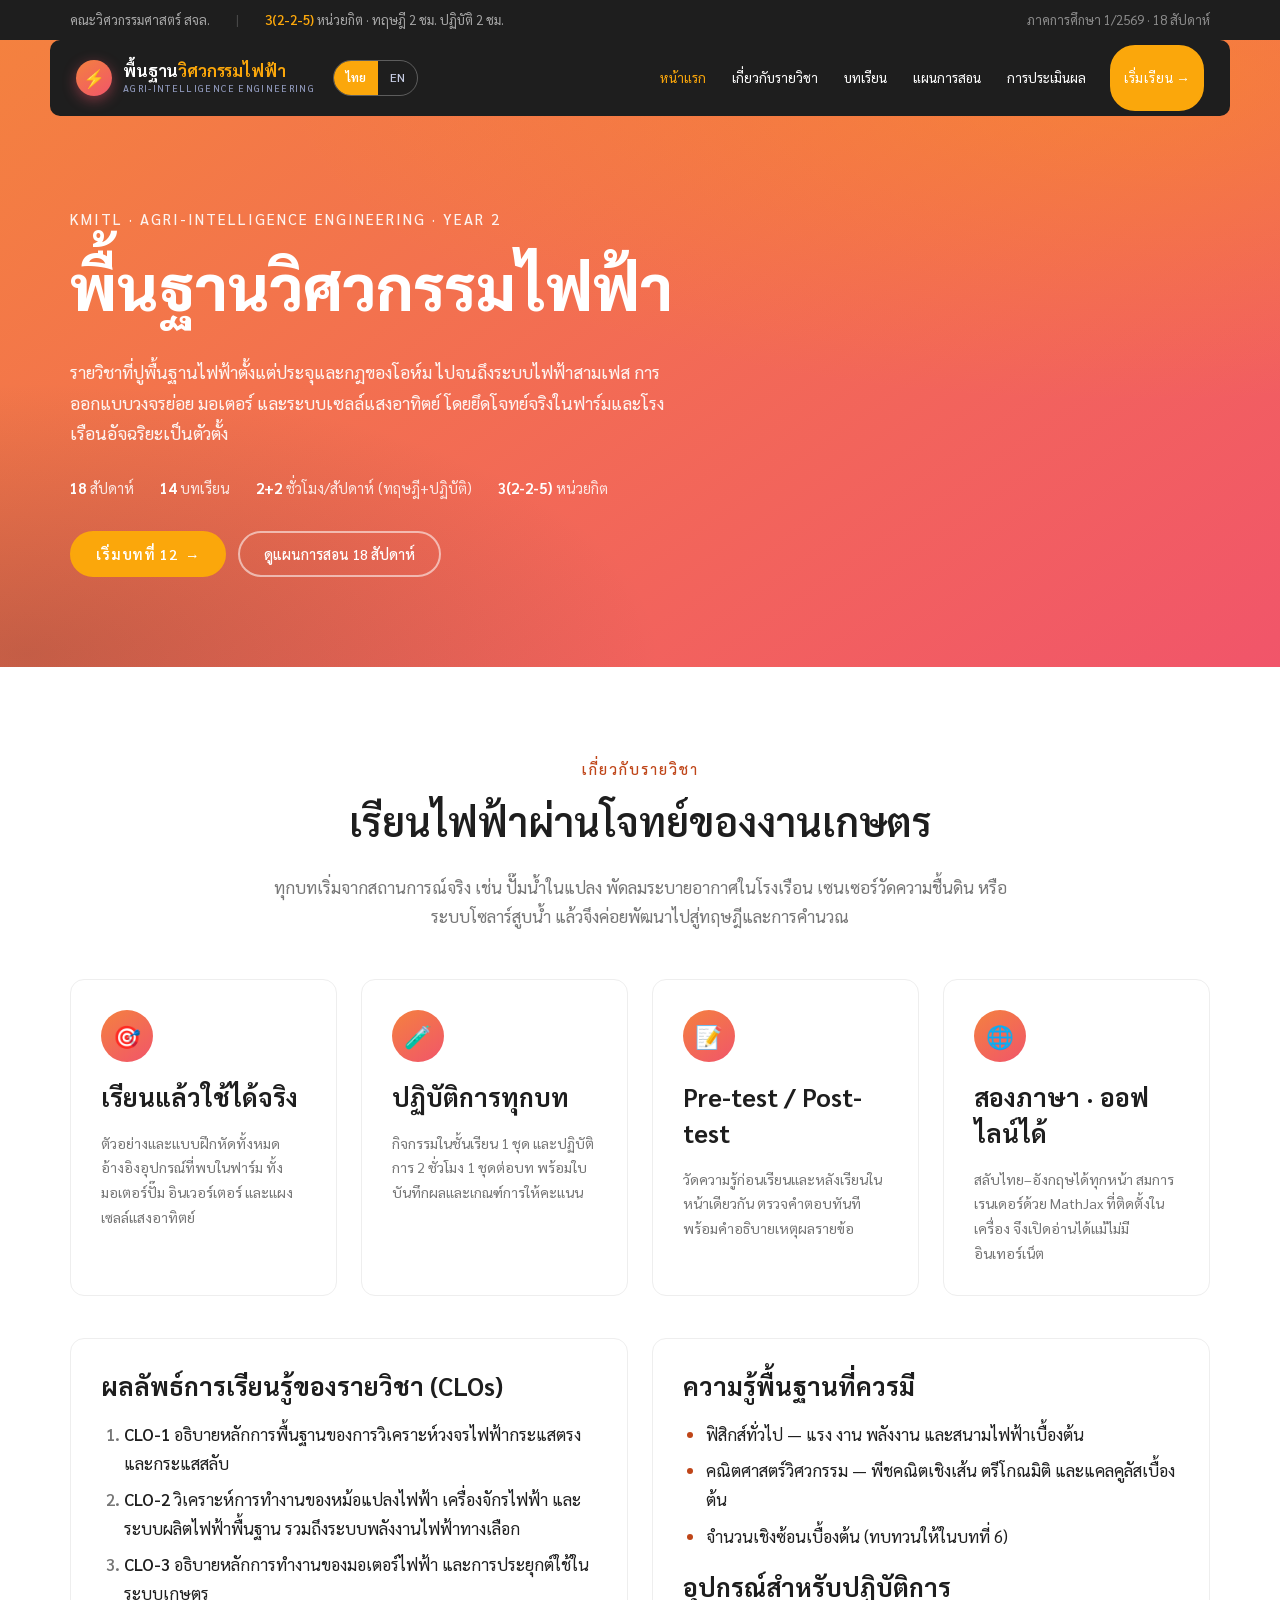
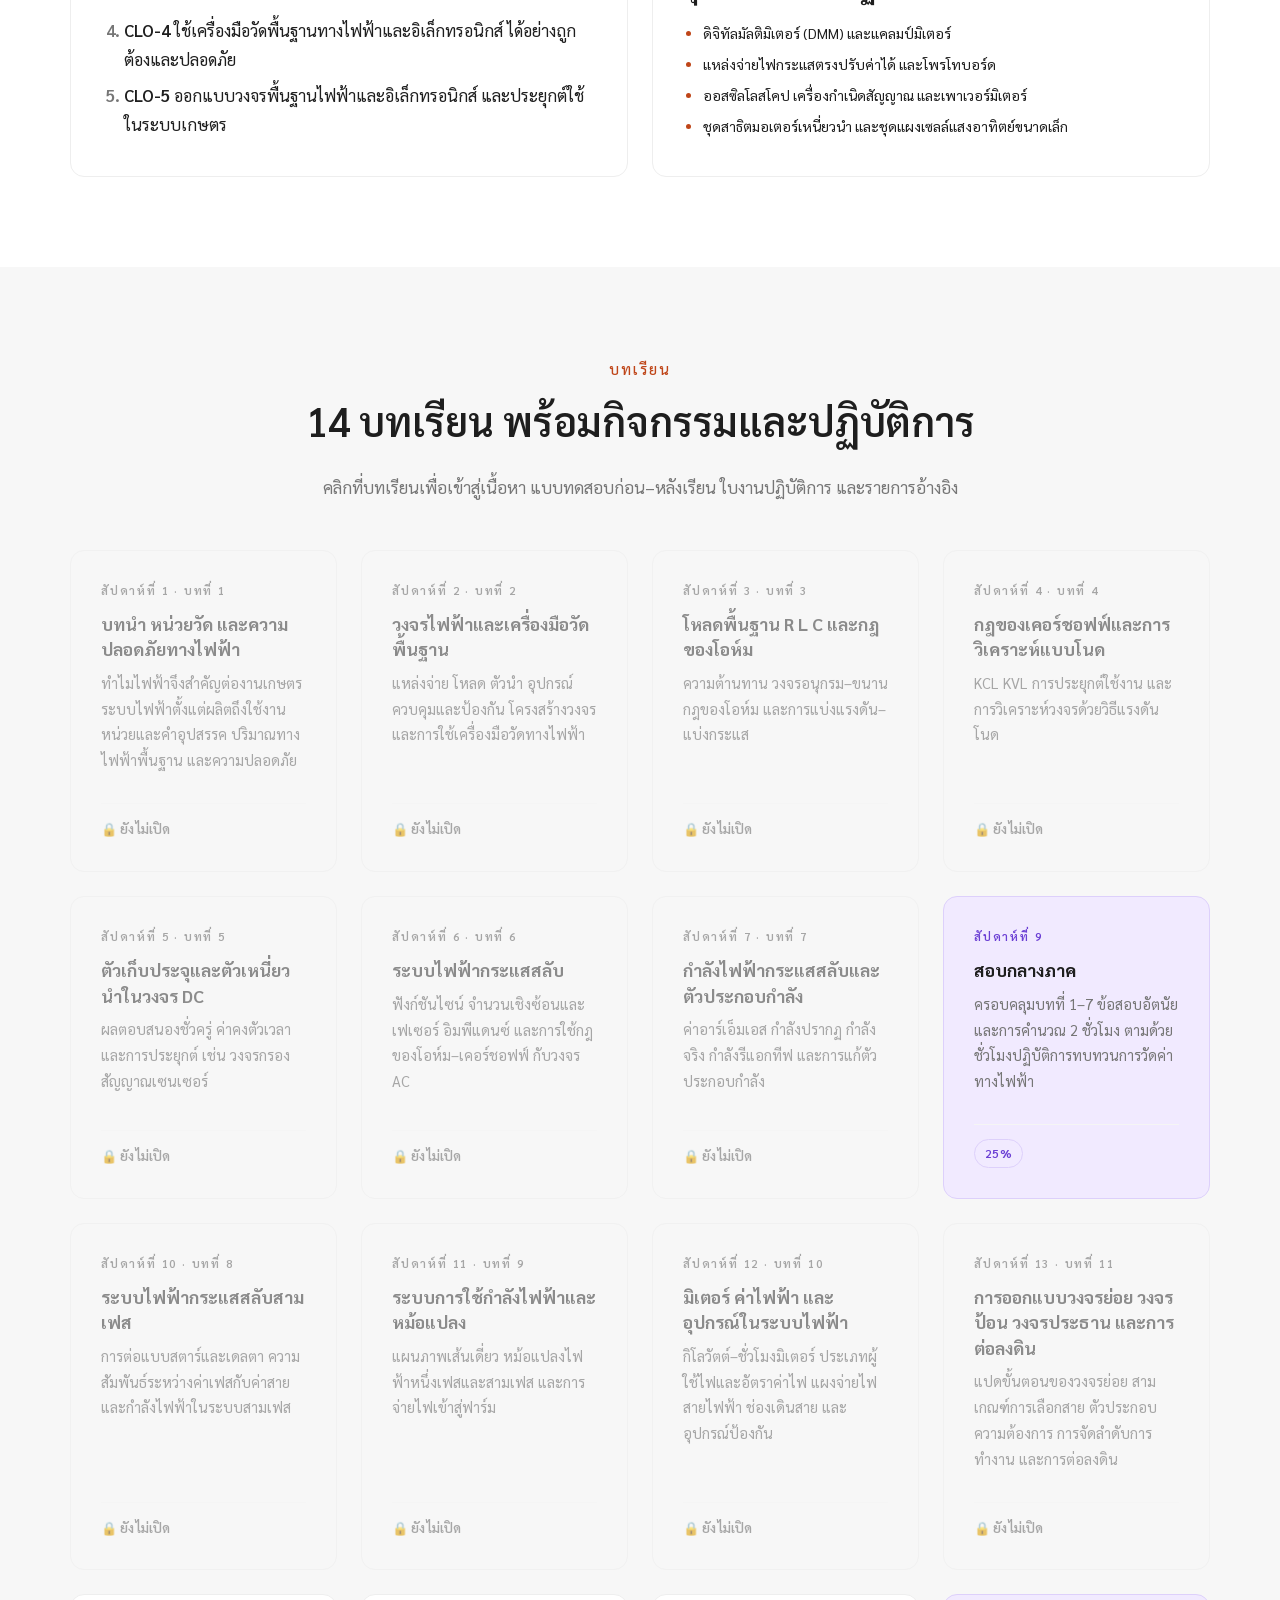
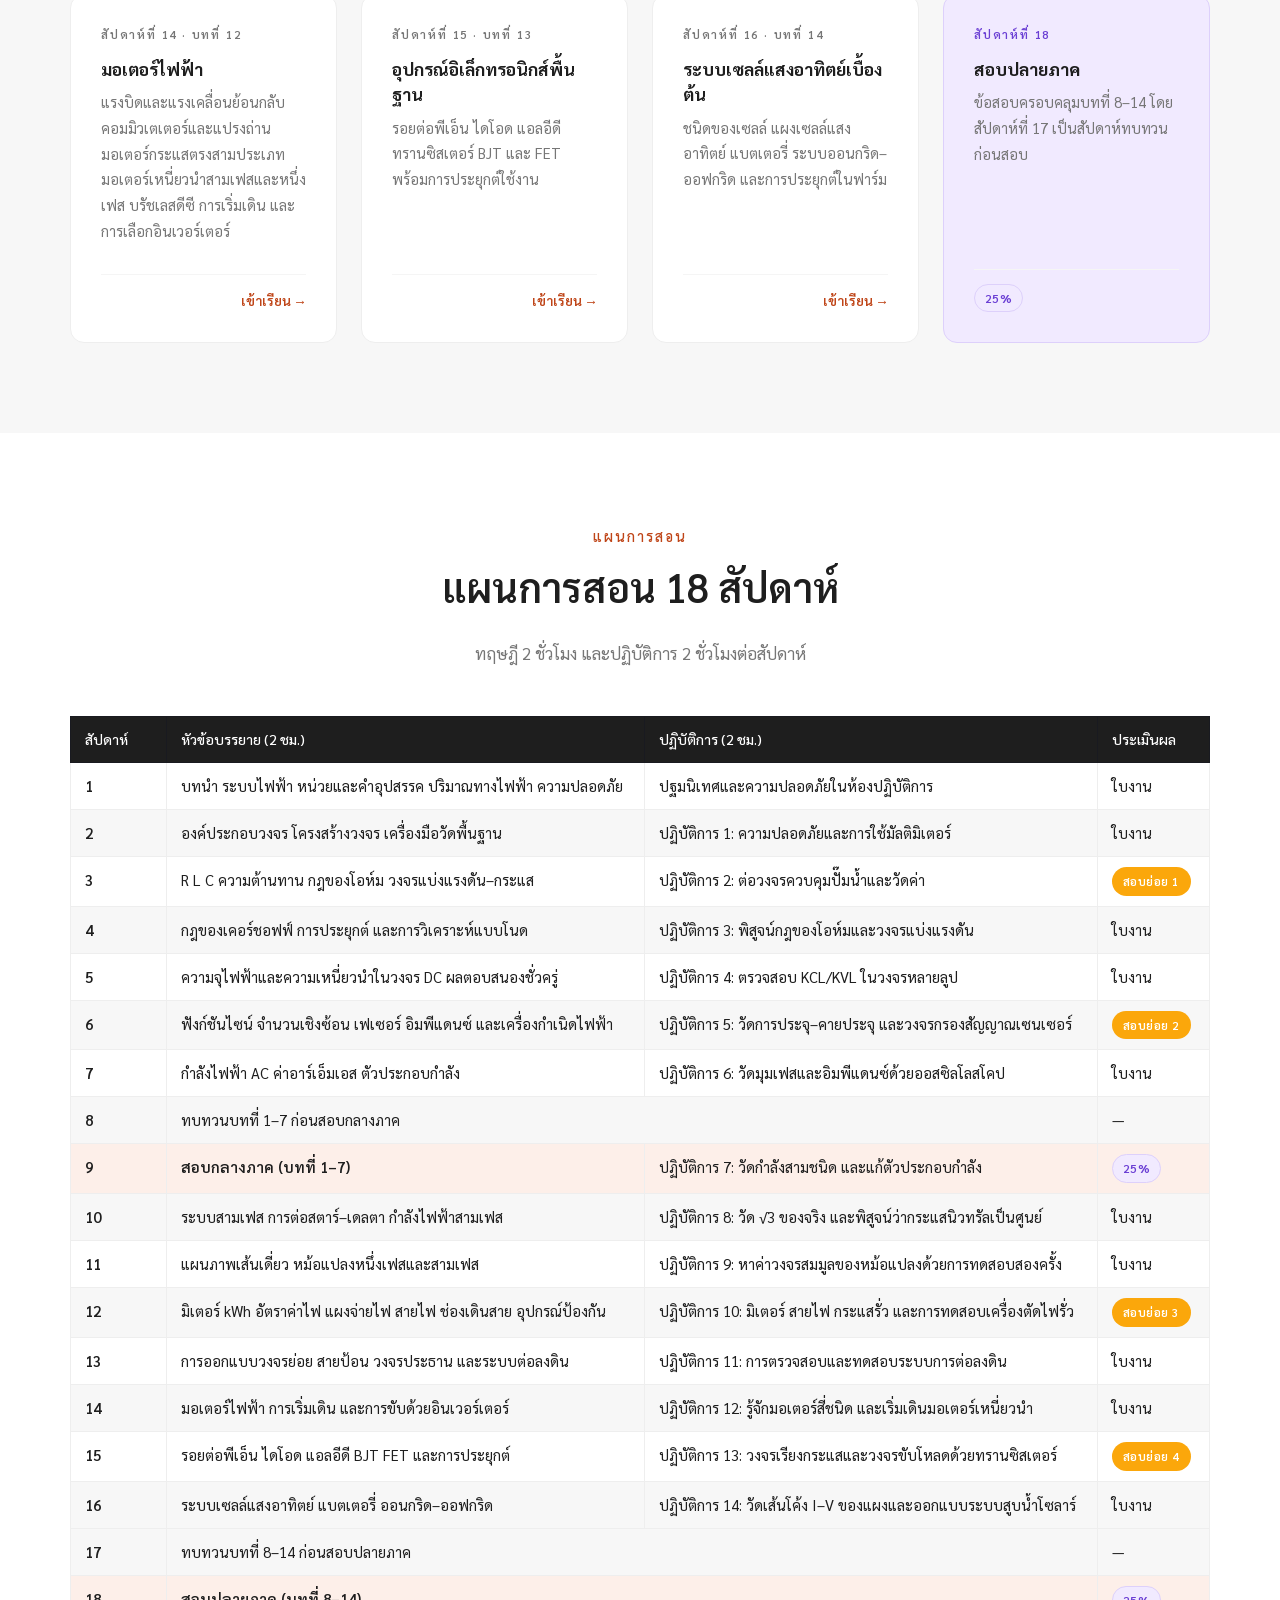
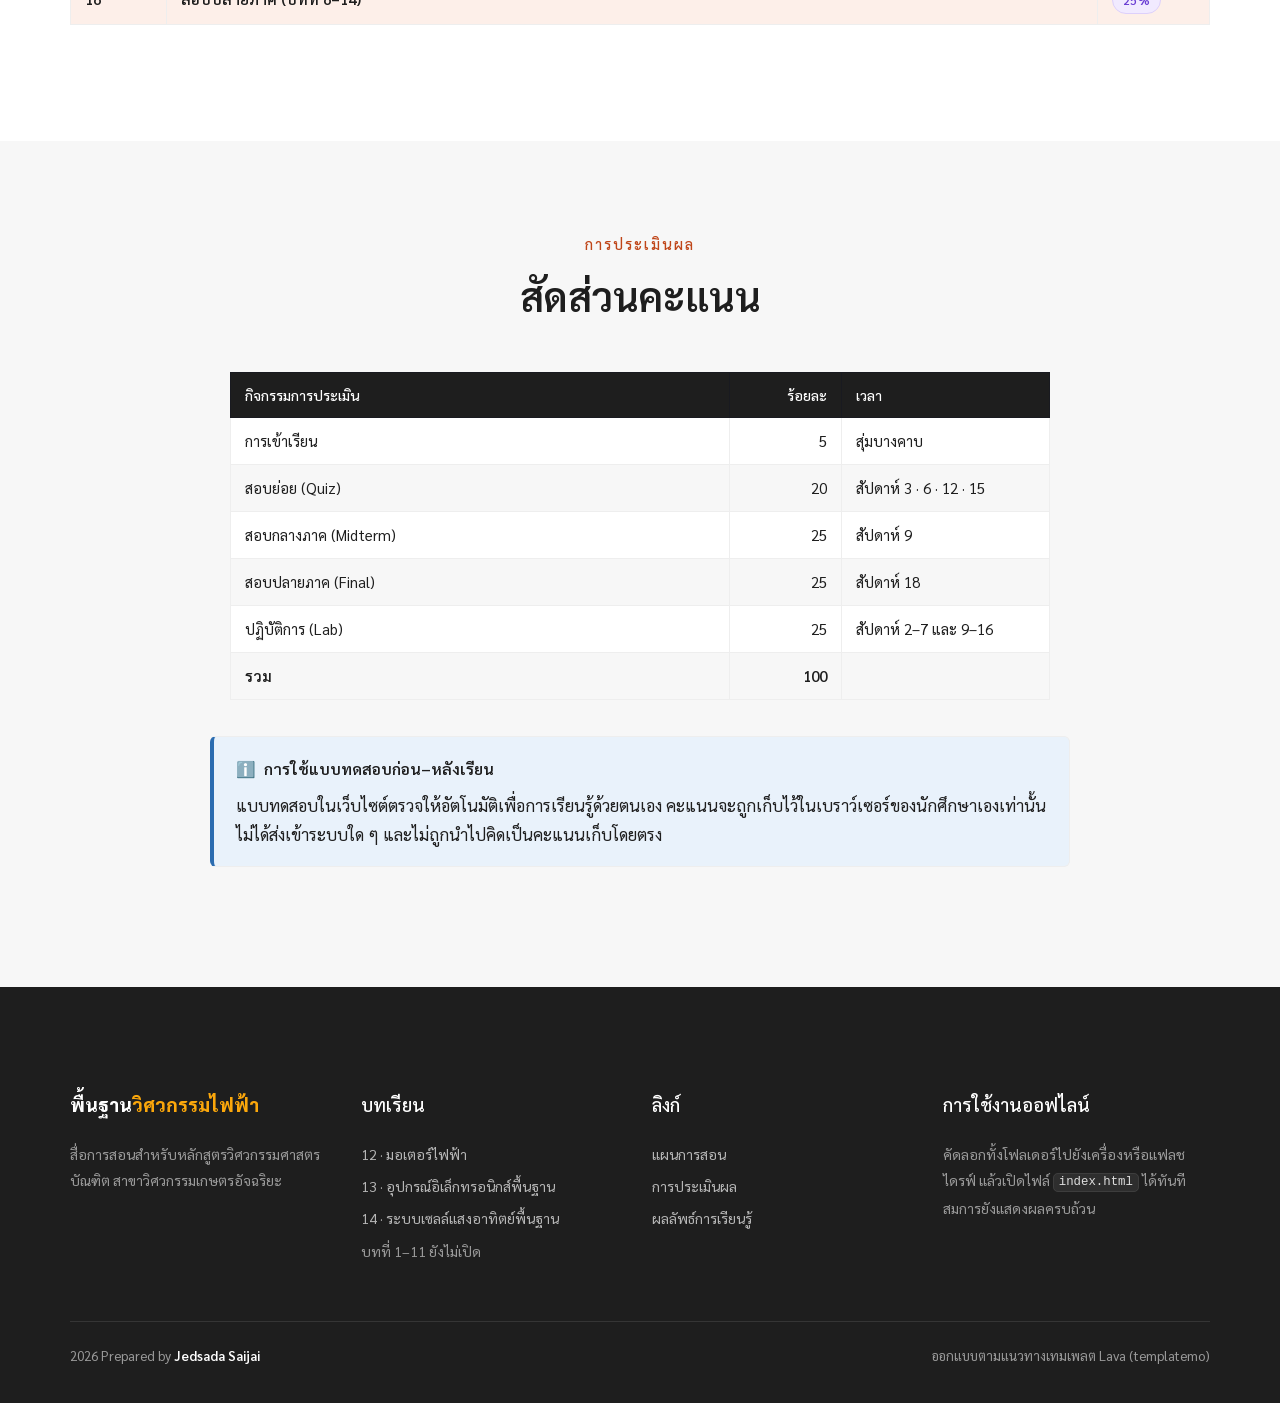
<file: index.html>
<!DOCTYPE html>
<html lang="th">
<head>
<meta charset="UTF-8">
<meta name="viewport" content="width=device-width, initial-scale=1, viewport-fit=cover">
<title>Fundamental of Electrical Engineering | Agri-Intelligence Engineering</title>
<meta name="description" content="รายวิชาพื้นฐานวิศวกรรมไฟฟ้า สำหรับนักศึกษาวิศวกรรมเกษตรอัจฉริยะ ชั้นปีที่ 2 — 18 สัปดาห์ ทฤษฎี 2 ชั่วโมง ปฏิบัติ 2 ชั่วโมง">
<meta name="author" content="Jedsada Saijai">
<link rel="preconnect" href="https://fonts.googleapis.com">
<link rel="preconnect" href="https://fonts.gstatic.com" crossorigin>
<link href="https://fonts.googleapis.com/css2?family=Poppins:wght@300;400;500;600;700;800&family=Sarabun:wght@400;500;600;700&display=swap" rel="stylesheet">
<link rel="stylesheet" href="assets/css/style.css">
<link rel="icon" href="data:image/svg+xml,<svg xmlns='http://www.w3.org/2000/svg' viewBox='0 0 100 100'><text y='.9em' font-size='90'>⚡</text></svg>">
<script>
  /* Apply the stored language before first paint to avoid a flash */
  try {
    var l = localStorage.getItem('fee.lang');
    if (l === 'en' || l === 'th') document.documentElement.setAttribute('lang', l);
  } catch (e) {}
</script>
</head>
<body>

<!-- ============================================================ TOP BAR -->
<div class="topbar">
  <div class="topbar-inner">
    <span><span class="th">คณะวิศวกรรมศาสตร์ สจล.</span><span class="en">School of Engineering, KMITL</span></span>
    <span class="sep">|</span>
    <span><b>3(2-2-5)</b>&nbsp;<span class="th">หน่วยกิต · ทฤษฎี 2 ชม. ปฏิบัติ 2 ชม.</span><span class="en">credits · 2 h lecture, 2 h lab</span></span>
    <span class="right"><span class="th">ภาคการศึกษา 1/2569 · 18 สัปดาห์</span><span class="en">Semester 1/2026 · 18 weeks</span></span>
  </div>
</div>

<!-- ======================================================== NAVIGATION -->
<nav class="nav">
  <div class="nav-inner">
    <a class="brand" href="index.html">
      <span class="brand-mark">⚡</span>
      <span class="brand-text"><span class="th">พื้นฐาน<span class="hi">วิศวกรรมไฟฟ้า</span></span><span class="en">Fundamental of <span class="hi">Electrical Engineering</span></span><small>Agri-Intelligence Engineering</small></span>
    </a>

    <div class="lang-switch" role="group" aria-label="Language">
      <button type="button" data-lang="th" aria-pressed="true">ไทย</button>
      <button type="button" data-lang="en" aria-pressed="false">EN</button>
    </div>

    <button class="nav-toggle" type="button" aria-expanded="false" aria-controls="nav-links"
            aria-label="Menu">☰</button>

    <ul class="nav-links" id="nav-links">
      <li><a href="index.html" class="active"><span class="th">หน้าแรก</span><span class="en">Home</span></a></li>
      <li><a href="#course"><span class="th">เกี่ยวกับรายวิชา</span><span class="en">About</span></a></li>
      <li><a href="#chapters"><span class="th">บทเรียน</span><span class="en">Chapters</span></a></li>
      <li><a href="#plan"><span class="th">แผนการสอน</span><span class="en">Schedule</span></a></li>
      <li><a href="#assess"><span class="th">การประเมินผล</span><span class="en">Assessment</span></a></li>
      <li><a href="chapters/ch12.html" class="btn btn-primary btn-sm" style="color:#fff">
        <span class="th">เริ่มเรียน</span><span class="en">Start</span> →</a></li>
    </ul>
  </div>
</nav>

<!-- =============================================================== HERO -->
<header class="hero">
  <div class="container">
    <span class="eyebrow">KMITL · Agri-Intelligence Engineering · Year 2</span>
    <h1>
      <span class="th">พื้นฐานวิศวกรรมไฟฟ้า</span>
      <span class="en">Fundamental of Electrical Engineering</span>
    </h1>
    <p class="lead">
      <span class="th">รายวิชาที่ปูพื้นฐานไฟฟ้าตั้งแต่ประจุและกฎของโอห์ม ไปจนถึงระบบไฟฟ้าสามเฟส
        การออกแบบวงจรย่อย มอเตอร์ และระบบเซลล์แสงอาทิตย์ โดยยึดโจทย์จริงในฟาร์มและโรงเรือนอัจฉริยะเป็นตัวตั้ง</span>
      <span class="en">A ground-up course in electrical engineering — from electric charge and Ohm's law
        to three-phase systems, branch-circuit design, motors and photovoltaics — taught throughout
        with real problems from farms and smart greenhouses.</span>
    </p>
    <div class="hero-meta">
      <span><strong>18</strong> <span class="th">สัปดาห์</span><span class="en">weeks</span></span>
      <span><strong>14</strong> <span class="th">บทเรียน</span><span class="en">chapters</span></span>
      <span><strong>2+2</strong> <span class="th">ชั่วโมง/สัปดาห์ (ทฤษฎี+ปฏิบัติ)</span><span class="en">h/week (lecture + lab)</span></span>
      <span><strong>3(2-2-5)</strong> <span class="th">หน่วยกิต</span><span class="en">credits</span></span>
    </div>
    <div class="btn-row">
      <a class="btn btn-primary" href="chapters/ch12.html">
        <span class="th">เริ่มบทที่ 12</span><span class="en">Start Chapter 12</span> →</a>
      <a class="btn btn-ghost" href="#plan">
        <span class="th">ดูแผนการสอน 18 สัปดาห์</span><span class="en">See the 16-week plan</span></a>
    </div>
  </div>
</header>

<!-- ======================================================= ABOUT COURSE -->
<section class="section" id="course">
  <div class="container">
    <div class="section-head center">
      <span class="eyebrow"><span class="th">เกี่ยวกับรายวิชา</span><span class="en">About the course</span></span>
      <h2><span class="th">เรียนไฟฟ้าผ่านโจทย์ของงานเกษตร</span>
          <span class="en">Learning electricity through agricultural problems</span></h2>
      <p>
        <span class="th">ทุกบทเริ่มจากสถานการณ์จริง เช่น ปั๊มน้ำในแปลง พัดลมระบายอากาศในโรงเรือน
          เซนเซอร์วัดความชื้นดิน หรือระบบโซลาร์สูบน้ำ แล้วจึงค่อยพัฒนาไปสู่ทฤษฎีและการคำนวณ</span>
        <span class="en">Every chapter opens with a real situation — an irrigation pump, a greenhouse
          exhaust fan, a soil-moisture sensor, a solar pumping system — and builds the theory and the
          calculations from there.</span>
      </p>
    </div>

    <div class="grid grid-4">
      <div class="card">
        <div class="icon-box">🎯</div>
        <h3><span class="th">เรียนแล้วใช้ได้จริง</span><span class="en">Applied by design</span></h3>
        <p class="muted small">
          <span class="th">ตัวอย่างและแบบฝึกหัดทั้งหมดอ้างอิงอุปกรณ์ที่พบในฟาร์ม
            ทั้งมอเตอร์ปั๊ม อินเวอร์เตอร์ และแผงเซลล์แสงอาทิตย์</span>
          <span class="en">Worked examples and exercises use equipment you meet on a farm:
            pump motors, inverters and PV modules.</span>
        </p>
      </div>
      <div class="card">
        <div class="icon-box">🧪</div>
        <h3><span class="th">ปฏิบัติการทุกบท</span><span class="en">A lab in every chapter</span></h3>
        <p class="muted small">
          <span class="th">กิจกรรมในชั้นเรียน 1 ชุด และปฏิบัติการ 2 ชั่วโมง 1 ชุดต่อบท
            พร้อมใบบันทึกผลและเกณฑ์การให้คะแนน</span>
          <span class="en">One in-class activity and one two-hour laboratory per chapter,
            each with a data sheet and a marking rubric.</span>
        </p>
      </div>
      <div class="card">
        <div class="icon-box">📝</div>
        <h3><span class="th">Pre-test / Post-test</span><span class="en">Pre- &amp; post-test</span></h3>
        <p class="muted small">
          <span class="th">วัดความรู้ก่อนเรียนและหลังเรียนในหน้าเดียวกัน ตรวจคำตอบทันที
            พร้อมคำอธิบายเหตุผลรายข้อ</span>
          <span class="en">Check what you know before and after each chapter, marked instantly
            with a worked explanation for every question.</span>
        </p>
      </div>
      <div class="card">
        <div class="icon-box">🌐</div>
        <h3><span class="th">สองภาษา · ออฟไลน์ได้</span><span class="en">Bilingual · offline</span></h3>
        <p class="muted small">
          <span class="th">สลับไทย–อังกฤษได้ทุกหน้า สมการเรนเดอร์ด้วย MathJax ที่ติดตั้งในเครื่อง
            จึงเปิดอ่านได้แม้ไม่มีอินเทอร์เน็ต</span>
          <span class="en">Switch TH/EN on any page. Equations render with a bundled copy of MathJax,
            so the site works with no internet connection.</span>
        </p>
      </div>
    </div>

    <div class="grid grid-2" style="margin-top:42px">
      <div class="card">
        <h3><span class="th">ผลลัพธ์การเรียนรู้ของรายวิชา (CLOs)</span>
            <span class="en">Course learning outcomes (CLOs)</span></h3>
        <ol>
          <li><span class="th"><b>CLO-1</b> อธิบายหลักการพื้นฐานของการวิเคราะห์วงจรไฟฟ้ากระแสตรง
            และกระแสสลับ</span>
            <span class="en"><b>CLO-1</b> Explain the fundamental principles of direct-current and
            alternating-current circuit analysis.</span></li>
          <li><span class="th"><b>CLO-2</b> วิเคราะห์การทำงานของหม้อแปลงไฟฟ้า เครื่องจักรไฟฟ้า
            และระบบผลิตไฟฟ้าพื้นฐาน รวมถึงระบบพลังงานไฟฟ้าทางเลือก</span>
            <span class="en"><b>CLO-2</b> Analyse the operation of transformers, electrical machines and
            basic power generation systems, including alternative electrical energy systems.</span></li>
          <li><span class="th"><b>CLO-3</b> อธิบายหลักการทำงานของมอเตอร์ไฟฟ้า
            และการประยุกต์ใช้ในระบบเกษตร</span>
            <span class="en"><b>CLO-3</b> Explain the operating principles of electric motors and their
            application in agricultural systems.</span></li>
          <li><span class="th"><b>CLO-4</b> ใช้เครื่องมือวัดพื้นฐานทางไฟฟ้าและอิเล็กทรอนิกส์
            ได้อย่างถูกต้องและปลอดภัย</span>
            <span class="en"><b>CLO-4</b> Use basic electrical and electronic measuring instruments
            correctly and safely.</span></li>
          <li><span class="th"><b>CLO-5</b> ออกแบบวงจรพื้นฐานไฟฟ้าและอิเล็กทรอนิกส์
            และประยุกต์ใช้ในระบบเกษตร</span>
            <span class="en"><b>CLO-5</b> Design basic electrical and electronic circuits and apply them in
            agricultural systems.</span></li>
        </ol>
      </div>
      <div class="card">
        <h3><span class="th">ความรู้พื้นฐานที่ควรมี</span><span class="en">Prerequisites</span></h3>
        <ul>
          <li><span class="th">ฟิสิกส์ทั่วไป — แรง งาน พลังงาน และสนามไฟฟ้าเบื้องต้น</span>
              <span class="en">General physics — force, work, energy and elementary electric fields</span></li>
          <li><span class="th">คณิตศาสตร์วิศวกรรม — พีชคณิตเชิงเส้น ตรีโกณมิติ และแคลคูลัสเบื้องต้น</span>
              <span class="en">Engineering mathematics — linear algebra, trigonometry, introductory calculus</span></li>
          <li><span class="th">จำนวนเชิงซ้อนเบื้องต้น (ทบทวนให้ในบทที่ 6)</span>
              <span class="en">Basic complex numbers (revised in Chapter 6)</span></li>
        </ul>
        <h3><span class="th">อุปกรณ์สำหรับปฏิบัติการ</span><span class="en">Laboratory equipment</span></h3>
        <ul class="small">
          <li><span class="th">ดิจิทัลมัลติมิเตอร์ (DMM) และแคลมป์มิเตอร์</span>
              <span class="en">Digital multimeter (DMM) and clamp meter</span></li>
          <li><span class="th">แหล่งจ่ายไฟกระแสตรงปรับค่าได้ และโพรโทบอร์ด</span>
              <span class="en">Variable DC power supply and breadboard</span></li>
          <li><span class="th">ออสซิลโลสโคป เครื่องกำเนิดสัญญาณ และเพาเวอร์มิเตอร์</span>
              <span class="en">Oscilloscope, function generator and power meter</span></li>
          <li><span class="th">ชุดสาธิตมอเตอร์เหนี่ยวนำ และชุดแผงเซลล์แสงอาทิตย์ขนาดเล็ก</span>
              <span class="en">Induction-motor demonstration set and a small PV kit</span></li>
        </ul>
      </div>
    </div>
  </div>
</section>

<!-- =========================================================== CHAPTERS -->
<section class="section section-alt" id="chapters">
  <div class="container">
    <div class="section-head center">
      <span class="eyebrow"><span class="th">บทเรียน</span><span class="en">Chapters</span></span>
      <h2><span class="th">14 บทเรียน พร้อมกิจกรรมและปฏิบัติการ</span>
          <span class="en">Fourteen chapters, each with an activity and a lab</span></h2>
      <p><span class="th">คลิกที่บทเรียนเพื่อเข้าสู่เนื้อหา แบบทดสอบก่อน–หลังเรียน ใบงานปฏิบัติการ และรายการอ้างอิง</span>
         <span class="en">Open a chapter for its notes, pre/post-test, laboratory sheet and reference list.</span></p>
    </div>

    <div class="grid grid-3">

      <div class="card ch-card is-locked" data-chapter-card="ch01" aria-disabled="true">
        <div class="ch-week"><span class="th">สัปดาห์ที่ 1 · บทที่ 1</span><span class="en">Week 1 · Chapter 1</span></div>
        <h3><span class="th">บทนำ หน่วยวัด และความปลอดภัยทางไฟฟ้า</span>
            <span class="en">Introduction, Units and Electrical Safety</span></h3>
        <p><span class="th">ทำไมไฟฟ้าจึงสำคัญต่องานเกษตร ระบบไฟฟ้าตั้งแต่ผลิตถึงใช้งาน หน่วยและคำอุปสรรค
          ปริมาณทางไฟฟ้าพื้นฐาน และความปลอดภัย</span>
          <span class="en">Why electricity matters in agriculture, the system from generation to
          utilisation, units and prefixes, the basic quantities, and safety.</span></p>
        <span class="ch-foot"><span class="ch-lock">🔒 <span class="th">ยังไม่เปิด</span><span class="en">Not yet open</span></span></span>
      </div>

      <div class="card ch-card is-locked" data-chapter-card="ch02" aria-disabled="true">
        <div class="ch-week"><span class="th">สัปดาห์ที่ 2 · บทที่ 2</span><span class="en">Week 2 · Chapter 2</span></div>
        <h3><span class="th">วงจรไฟฟ้าและเครื่องมือวัดพื้นฐาน</span>
            <span class="en">Electrical Circuits and Basic Instruments</span></h3>
        <p><span class="th">แหล่งจ่าย โหลด ตัวนำ อุปกรณ์ควบคุมและป้องกัน โครงสร้างวงจร
          และการใช้เครื่องมือวัดทางไฟฟ้า</span>
          <span class="en">Source, load, conductors, control and protection, circuit topology,
          and how to use electrical instruments.</span></p>
        <span class="ch-foot"><span class="ch-lock">🔒 <span class="th">ยังไม่เปิด</span><span class="en">Not yet open</span></span></span>
      </div>

      <div class="card ch-card is-locked" data-chapter-card="ch03" aria-disabled="true">
        <div class="ch-week"><span class="th">สัปดาห์ที่ 3 · บทที่ 3</span><span class="en">Week 3 · Chapter 3</span></div>
        <h3><span class="th">โหลดพื้นฐาน R L C และกฎของโอห์ม</span>
            <span class="en">Basic Loads R, L, C and Ohm's Law</span></h3>
        <p><span class="th">ความต้านทาน วงจรอนุกรม–ขนาน กฎของโอห์ม และการแบ่งแรงดัน–แบ่งกระแส</span>
          <span class="en">Resistance, series and parallel circuits, Ohm's law, and the voltage and
          current dividers.</span></p>
        <span class="ch-foot"><span class="ch-lock">🔒 <span class="th">ยังไม่เปิด</span><span class="en">Not yet open</span></span></span>
      </div>

      <div class="card ch-card is-locked" data-chapter-card="ch04" aria-disabled="true">
        <div class="ch-week"><span class="th">สัปดาห์ที่ 4 · บทที่ 4</span><span class="en">Week 4 · Chapter 4</span></div>
        <h3><span class="th">กฎของเคอร์ชอฟฟ์และการวิเคราะห์แบบโนด</span>
            <span class="en">Kirchhoff's Laws and Nodal Analysis</span></h3>
        <p><span class="th">KCL KVL การประยุกต์ใช้งาน และการวิเคราะห์วงจรด้วยวิธีแรงดันโนด</span>
          <span class="en">KCL, KVL, their applications, and solving circuits by the node-voltage
          method.</span></p>
        <span class="ch-foot"><span class="ch-lock">🔒 <span class="th">ยังไม่เปิด</span><span class="en">Not yet open</span></span></span>
      </div>

      <div class="card ch-card is-locked" data-chapter-card="ch05" aria-disabled="true">
        <div class="ch-week"><span class="th">สัปดาห์ที่ 5 · บทที่ 5</span><span class="en">Week 5 · Chapter 5</span></div>
        <h3><span class="th">ตัวเก็บประจุและตัวเหนี่ยวนำในวงจร DC</span>
            <span class="en">Capacitance and Inductance in DC Circuits</span></h3>
        <p><span class="th">ผลตอบสนองชั่วครู่ ค่าคงตัวเวลา และการประยุกต์ เช่น วงจรกรองสัญญาณเซนเซอร์</span>
          <span class="en">Transient response, the time constant, and applications such as filtering a
          sensor signal.</span></p>
        <span class="ch-foot"><span class="ch-lock">🔒 <span class="th">ยังไม่เปิด</span><span class="en">Not yet open</span></span></span>
      </div>

      <div class="card ch-card is-locked" data-chapter-card="ch06" aria-disabled="true">
        <div class="ch-week"><span class="th">สัปดาห์ที่ 6 · บทที่ 6</span><span class="en">Week 6 · Chapter 6</span></div>
        <h3><span class="th">ระบบไฟฟ้ากระแสสลับ</span><span class="en">The AC System</span></h3>
        <p><span class="th">ฟังก์ชันไซน์ จำนวนเชิงซ้อนและเฟเซอร์ อิมพีแดนซ์ และการใช้กฎของโอห์ม–เคอร์ชอฟฟ์
          กับวงจร AC</span>
          <span class="en">Sinusoids, complex numbers and phasors, impedance, and Ohm's and Kirchhoff's
          laws applied to AC circuits.</span></p>
        <span class="ch-foot"><span class="ch-lock">🔒 <span class="th">ยังไม่เปิด</span><span class="en">Not yet open</span></span></span>
      </div>

      <div class="card ch-card is-locked" data-chapter-card="ch07" aria-disabled="true">
        <div class="ch-week"><span class="th">สัปดาห์ที่ 7 · บทที่ 7</span><span class="en">Week 7 · Chapter 7</span></div>
        <h3><span class="th">กำลังไฟฟ้ากระแสสลับและตัวประกอบกำลัง</span>
            <span class="en">AC Power and Power Factor</span></h3>
        <p><span class="th">ค่าอาร์เอ็มเอส กำลังปรากฏ กำลังจริง กำลังรีแอกทีฟ และการแก้ตัวประกอบกำลัง</span>
          <span class="en">RMS values, apparent, real and reactive power, and power-factor
          correction.</span></p>
        <span class="ch-foot"><span class="ch-lock">🔒 <span class="th">ยังไม่เปิด</span><span class="en">Not yet open</span></span></span>
      </div>

      <div class="card ch-card" style="background:#f1eaff;border-color:#ddd0fb">
        <div class="ch-week" style="color:#6b3fd4"><span class="th">สัปดาห์ที่ 9</span><span class="en">Week 9</span></div>
        <h3><span class="th">สอบกลางภาค</span><span class="en">Midterm Examination</span></h3>
        <p><span class="th">ครอบคลุมบทที่ 1–7 ข้อสอบอัตนัยและการคำนวณ 2 ชั่วโมง
          ตามด้วยชั่วโมงปฏิบัติการทบทวนการวัดค่าทางไฟฟ้า</span>
          <span class="en">Covers Chapters 1–7. Two hours of written and calculation problems,
          followed by a lab session revising electrical measurement.</span></p>
        <span class="ch-foot"><span class="badge badge-exam">25%</span></span>
      </div>

      <div class="card ch-card is-locked" data-chapter-card="ch08" aria-disabled="true">
        <div class="ch-week"><span class="th">สัปดาห์ที่ 10 · บทที่ 8</span><span class="en">Week 10 · Chapter 8</span></div>
        <h3><span class="th">ระบบไฟฟ้ากระแสสลับสามเฟส</span><span class="en">Three-phase AC Systems</span></h3>
        <p><span class="th">การต่อแบบสตาร์และเดลตา ความสัมพันธ์ระหว่างค่าเฟสกับค่าสาย
          และกำลังไฟฟ้าในระบบสามเฟส</span>
          <span class="en">Star and delta connections, phase-to-line relationships, and power in a
          three-phase system.</span></p>
        <span class="ch-foot"><span class="ch-lock">🔒 <span class="th">ยังไม่เปิด</span><span class="en">Not yet open</span></span></span>
      </div>

      <div class="card ch-card is-locked" data-chapter-card="ch09" aria-disabled="true">
        <div class="ch-week"><span class="th">สัปดาห์ที่ 11 · บทที่ 9</span><span class="en">Week 11 · Chapter 9</span></div>
        <h3><span class="th">ระบบการใช้กำลังไฟฟ้าและหม้อแปลง</span>
            <span class="en">Power Utilisation Systems and Transformers</span></h3>
        <p><span class="th">แผนภาพเส้นเดี่ยว หม้อแปลงไฟฟ้าหนึ่งเฟสและสามเฟส และการจ่ายไฟเข้าสู่ฟาร์ม</span>
          <span class="en">Single-line diagrams, single- and three-phase transformers, and how supply
          reaches the farm.</span></p>
        <span class="ch-foot"><span class="ch-lock">🔒 <span class="th">ยังไม่เปิด</span><span class="en">Not yet open</span></span></span>
      </div>

      <div class="card ch-card is-locked" data-chapter-card="ch10" aria-disabled="true">
        <div class="ch-week"><span class="th">สัปดาห์ที่ 12 · บทที่ 10</span><span class="en">Week 12 · Chapter 10</span></div>
        <h3><span class="th">มิเตอร์ ค่าไฟฟ้า และอุปกรณ์ในระบบไฟฟ้า</span>
            <span class="en">Metering, Tariffs and Installation Equipment</span></h3>
        <p><span class="th">กิโลวัตต์–ชั่วโมงมิเตอร์ ประเภทผู้ใช้ไฟและอัตราค่าไฟ แผงจ่ายไฟ สายไฟฟ้า
          ช่องเดินสาย และอุปกรณ์ป้องกัน</span>
          <span class="en">The kWh meter, user classes and tariffs, panel boards, cables, raceways and
          protective devices.</span></p>
        <span class="ch-foot"><span class="ch-lock">🔒 <span class="th">ยังไม่เปิด</span><span class="en">Not yet open</span></span></span>
      </div>

      <div class="card ch-card is-locked" data-chapter-card="ch11" aria-disabled="true">
        <div class="ch-week"><span class="th">สัปดาห์ที่ 13 · บทที่ 11</span><span class="en">Week 13 · Chapter 11</span></div>
        <h3><span class="th">การออกแบบวงจรย่อย วงจรป้อน วงจรประธาน และการต่อลงดิน</span>
            <span class="en">Designing Branch, Feeder and Main Circuits, and Earthing</span></h3>
        <p><span class="th">แปดขั้นตอนของวงจรย่อย สามเกณฑ์การเลือกสาย ตัวประกอบความต้องการ การจัดลำดับการทำงาน และการต่อลงดิน</span>
          <span class="en">The eight steps of a branch circuit, the three cable criteria, demand factors,
          discrimination and earthing.</span></p>
        <span class="ch-foot"><span class="ch-lock">🔒 <span class="th">ยังไม่เปิด</span><span class="en">Not yet open</span></span></span>
      </div>

      <a class="card card-link ch-card" href="chapters/ch12.html" data-chapter-card="ch12">
        <div class="ch-week"><span class="th">สัปดาห์ที่ 14 · บทที่ 12</span><span class="en">Week 14 · Chapter 12</span></div>
        <h3><span class="th">มอเตอร์ไฟฟ้า</span><span class="en">Electric Motors</span></h3>
        <p><span class="th">แรงบิดและแรงเคลื่อนย้อนกลับ คอมมิวเตเตอร์และแปรงถ่าน มอเตอร์กระแสตรงสามประเภท
          มอเตอร์เหนี่ยวนำสามเฟสและหนึ่งเฟส บรัชเลสดีซี การเริ่มเดิน และการเลือกอินเวอร์เตอร์</span>
          <span class="en">Torque and back-e.m.f., commutator and brushes, the three DC motors, three-phase
          and single-phase induction motors, brushless DC, starting methods and choosing an inverter.</span></p>
        <span class="ch-foot"><span data-progress-slot></span><span class="ch-go">
          <span class="th">เข้าเรียน</span><span class="en">Open</span> →</span></span>
      </a>

      <a class="card card-link ch-card" href="chapters/ch13.html" data-chapter-card="ch13">
        <div class="ch-week"><span class="th">สัปดาห์ที่ 15 · บทที่ 13</span><span class="en">Week 15 · Chapter 13</span></div>
        <h3><span class="th">อุปกรณ์อิเล็กทรอนิกส์พื้นฐาน</span><span class="en">Basic Electronic Devices</span></h3>
        <p><span class="th">รอยต่อพีเอ็น ไดโอด แอลอีดี ทรานซิสเตอร์ BJT และ FET พร้อมการประยุกต์ใช้งาน</span>
          <span class="en">The PN junction, diodes, LEDs, BJTs and FETs, with their applications.</span></p>
        <span class="ch-foot"><span data-progress-slot></span><span class="ch-go">
          <span class="th">เข้าเรียน</span><span class="en">Open</span> →</span></span>
      </a>

      <a class="card card-link ch-card" href="chapters/ch14.html" data-chapter-card="ch14">
        <div class="ch-week"><span class="th">สัปดาห์ที่ 16 · บทที่ 14</span><span class="en">Week 16 · Chapter 14</span></div>
        <h3><span class="th">ระบบเซลล์แสงอาทิตย์เบื้องต้น</span><span class="en">Basic PV Systems</span></h3>
        <p><span class="th">ชนิดของเซลล์ แผงเซลล์แสงอาทิตย์ แบตเตอรี่ ระบบออนกริด–ออฟกริด
          และการประยุกต์ในฟาร์ม</span>
          <span class="en">Cell types, PV modules, battery storage, on-grid and off-grid systems, and
          farm applications.</span></p>
        <span class="ch-foot"><span data-progress-slot></span><span class="ch-go">
          <span class="th">เข้าเรียน</span><span class="en">Open</span> →</span></span>
      </a>

      <div class="card ch-card" style="background:#f1eaff;border-color:#ddd0fb">
        <div class="ch-week" style="color:#6b3fd4"><span class="th">สัปดาห์ที่ 18</span><span class="en">Week 18</span></div>
        <h3><span class="th">สอบปลายภาค</span>
            <span class="en">Final Examination</span></h3>
        <p><span class="th">ข้อสอบครอบคลุมบทที่ 8–14 โดยสัปดาห์ที่ 17 เป็นสัปดาห์ทบทวนก่อนสอบ</span>
          <span class="en">Examination on Chapters 8–14, with week 17 given over to revision
          beforehand.</span></p>
        <span class="ch-foot"><span class="badge badge-exam">25%</span></span>
      </div>

    </div>
  </div>
</section>

<!-- =============================================================== PLAN -->
<section class="section" id="plan">
  <div class="container">
    <div class="section-head center">
      <span class="eyebrow"><span class="th">แผนการสอน</span><span class="en">Schedule</span></span>
      <h2><span class="th">แผนการสอน 18 สัปดาห์</span><span class="en">The 16-week plan</span></h2>
      <p><span class="th">ทฤษฎี 2 ชั่วโมง และปฏิบัติการ 2 ชั่วโมงต่อสัปดาห์</span>
         <span class="en">Two hours of lecture and two hours of laboratory each week.</span></p>
    </div>

    <div class="table-wrap">
      <table>
        <thead>
          <tr>
            <th style="width:6rem"><span class="th">สัปดาห์</span><span class="en">Week</span></th>
            <th><span class="th">หัวข้อบรรยาย (2 ชม.)</span><span class="en">Lecture topic (2 h)</span></th>
            <th><span class="th">ปฏิบัติการ (2 ชม.)</span><span class="en">Laboratory (2 h)</span></th>
            <th style="width:7rem"><span class="th">ประเมินผล</span><span class="en">Assessment</span></th>
          </tr>
        </thead>
        <tbody>
          <tr>
            <td><b>1</b></td>
            <td><span class="th">บทนำ ระบบไฟฟ้า หน่วยและคำอุปสรรค ปริมาณทางไฟฟ้า ความปลอดภัย</span>
                <span class="en">Introduction, the electrical system, units and prefixes, basic quantities, safety</span></td>
            <td><span class="th">ปฐมนิเทศและความปลอดภัยในห้องปฏิบัติการ</span><span class="en">Orientation and laboratory safety</span></td>
            <td><span class="th">ใบงาน</span><span class="en">Lab sheet</span></td>
          </tr>
          <tr>
            <td><b>2</b></td>
            <td><span class="th">องค์ประกอบวงจร โครงสร้างวงจร เครื่องมือวัดพื้นฐาน</span>
                <span class="en">Circuit elements, circuit structure, basic measuring instruments</span></td>
            <td><span class="th">ปฏิบัติการ 1: ความปลอดภัยและการใช้มัลติมิเตอร์</span>
                <span class="en">Lab 1: Safety and the multimeter</span></td>
            <td><span class="th">ใบงาน</span><span class="en">Lab sheet</span></td>
          </tr>
          <tr>
            <td><b>3</b></td>
            <td><span class="th">R L C ความต้านทาน กฎของโอห์ม วงจรแบ่งแรงดัน–กระแส</span>
                <span class="en">R, L, C, resistance, Ohm’s law, voltage and current dividers</span></td>
            <td><span class="th">ปฏิบัติการ 2: ต่อวงจรควบคุมปั๊มน้ำและวัดค่า</span>
                <span class="en">Lab 2: A pump control circuit, built and measured</span></td>
            <td><span class="badge badge-brand">สอบย่อย 1</span></td>
          </tr>
          <tr>
            <td><b>4</b></td>
            <td><span class="th">กฎของเคอร์ชอฟฟ์ การประยุกต์ และการวิเคราะห์แบบโนด</span>
                <span class="en">Kirchhoff’s laws, their application, and nodal analysis</span></td>
            <td><span class="th">ปฏิบัติการ 3: พิสูจน์กฎของโอห์มและวงจรแบ่งแรงดัน</span>
                <span class="en">Lab 3: Ohm’s law and the voltage divider</span></td>
            <td><span class="th">ใบงาน</span><span class="en">Lab sheet</span></td>
          </tr>
          <tr>
            <td><b>5</b></td>
            <td><span class="th">ความจุไฟฟ้าและความเหนี่ยวนำในวงจร DC ผลตอบสนองชั่วครู่</span>
                <span class="en">Capacitance and inductance in DC circuits; the transient response</span></td>
            <td><span class="th">ปฏิบัติการ 4: ตรวจสอบ KCL/KVL ในวงจรหลายลูป</span>
                <span class="en">Lab 4: KCL and KVL in a multi-loop circuit</span></td>
            <td><span class="th">ใบงาน</span><span class="en">Lab sheet</span></td>
          </tr>
          <tr>
            <td><b>6</b></td>
            <td><span class="th">ฟังก์ชันไซน์ จำนวนเชิงซ้อน เฟเซอร์ อิมพีแดนซ์ และเครื่องกำเนิดไฟฟ้า</span>
                <span class="en">Sinusoids, complex numbers, phasors, impedance, and the generator</span></td>
            <td><span class="th">ปฏิบัติการ 5: วัดการประจุ–คายประจุ และวงจรกรองสัญญาณเซนเซอร์</span>
                <span class="en">Lab 5: Charge, discharge and a sensor filter</span></td>
            <td><span class="badge badge-brand">สอบย่อย 2</span></td>
          </tr>
          <tr>
            <td><b>7</b></td>
            <td><span class="th">กำลังไฟฟ้า AC ค่าอาร์เอ็มเอส ตัวประกอบกำลัง</span>
                <span class="en">AC power, r.m.s. values, power factor</span></td>
            <td><span class="th">ปฏิบัติการ 6: วัดมุมเฟสและอิมพีแดนซ์ด้วยออสซิลโลสโคป</span>
                <span class="en">Lab 6: Phase angle and impedance on an oscilloscope</span></td>
            <td><span class="th">ใบงาน</span><span class="en">Lab sheet</span></td>
          </tr>
          <tr style="background:var(--bg-alt)">
            <td><b>8</b></td>
            <td colspan="2"><span class="th">ทบทวนบทที่ 1–7 ก่อนสอบกลางภาค</span><span class="en">Revision of Chapters 1–7 before the midterm</span></td>
            <td>—</td>
          </tr>
          <tr style="background:var(--brand-soft)">
            <td><b>9</b></td>
            <td><b><span class="th">สอบกลางภาค (บทที่ 1–7)</span><span class="en">Midterm examination, Chapters 1–7</span></b></td>
            <td><span class="th">ปฏิบัติการ 7: วัดกำลังสามชนิด และแก้ตัวประกอบกำลัง</span>
                <span class="en">Lab 7: The three powers, and correcting the power factor</span></td>
            <td><span class="badge badge-exam">25%</span></td>
          </tr>
          <tr>
            <td><b>10</b></td>
            <td><span class="th">ระบบสามเฟส การต่อสตาร์–เดลตา กำลังไฟฟ้าสามเฟส</span>
                <span class="en">Three-phase systems, star and delta, three-phase power</span></td>
            <td><span class="th">ปฏิบัติการ 8: วัด √3 ของจริง และพิสูจน์ว่ากระแสนิวทรัลเป็นศูนย์</span>
                <span class="en">Lab 8: Measuring √3, and proving the neutral current zero</span></td>
            <td><span class="th">ใบงาน</span><span class="en">Lab sheet</span></td>
          </tr>
          <tr>
            <td><b>11</b></td>
            <td><span class="th">แผนภาพเส้นเดี่ยว หม้อแปลงหนึ่งเฟสและสามเฟส</span>
                <span class="en">Single-line diagrams, single-phase and three-phase transformers</span></td>
            <td><span class="th">ปฏิบัติการ 9: หาค่าวงจรสมมูลของหม้อแปลงด้วยการทดสอบสองครั้ง</span>
                <span class="en">Lab 9: The transformer’s equivalent circuit from two tests</span></td>
            <td><span class="th">ใบงาน</span><span class="en">Lab sheet</span></td>
          </tr>
          <tr>
            <td><b>12</b></td>
            <td><span class="th">มิเตอร์ kWh อัตราค่าไฟ แผงจ่ายไฟ สายไฟ ช่องเดินสาย อุปกรณ์ป้องกัน</span>
                <span class="en">The kWh meter, tariffs, panel boards, cables, raceways, protective devices</span></td>
            <td><span class="th">ปฏิบัติการ 10: มิเตอร์ สายไฟ กระแสรั่ว และการทดสอบเครื่องตัดไฟรั่ว</span>
                <span class="en">Lab 10: Meter, cable, leakage current and testing an RCD</span></td>
            <td><span class="badge badge-brand">สอบย่อย 3</span></td>
          </tr>
          <tr>
            <td><b>13</b></td>
            <td><span class="th">การออกแบบวงจรย่อย สายป้อน วงจรประธาน และระบบต่อลงดิน</span>
                <span class="en">Branch, feeder and main circuit design; earthing</span></td>
            <td><span class="th">ปฏิบัติการ 11: การตรวจสอบและทดสอบระบบการต่อลงดิน</span>
                <span class="en">Lab 11: Inspecting and testing an earthing system</span></td>
            <td><span class="th">ใบงาน</span><span class="en">Lab sheet</span></td>
          </tr>
          <tr>
            <td><b>14</b></td>
            <td><span class="th">มอเตอร์ไฟฟ้า การเริ่มเดิน และการขับด้วยอินเวอร์เตอร์</span>
                <span class="en">Electric motors, starting methods, and inverter drives</span></td>
            <td><span class="th">ปฏิบัติการ 12: รู้จักมอเตอร์สี่ชนิด และเริ่มเดินมอเตอร์เหนี่ยวนำ</span>
                <span class="en">Lab 12: Four motors, and starting an induction motor</span></td>
            <td><span class="th">ใบงาน</span><span class="en">Lab sheet</span></td>
          </tr>
          <tr>
            <td><b>15</b></td>
            <td><span class="th">รอยต่อพีเอ็น ไดโอด แอลอีดี BJT FET และการประยุกต์</span>
                <span class="en">PN junction, diode, LED, BJT, FET and applications</span></td>
            <td><span class="th">ปฏิบัติการ 13: วงจรเรียงกระแสและวงจรขับโหลดด้วยทรานซิสเตอร์</span>
                <span class="en">Lab 13: A rectifier, and a transistor load driver</span></td>
            <td><span class="badge badge-brand">สอบย่อย 4</span></td>
          </tr>
          <tr>
            <td><b>16</b></td>
            <td><span class="th">ระบบเซลล์แสงอาทิตย์ แบตเตอรี่ ออนกริด–ออฟกริด</span>
                <span class="en">PV systems, batteries, on-grid and off-grid</span></td>
            <td><span class="th">ปฏิบัติการ 14: วัดเส้นโค้ง I–V ของแผงและออกแบบระบบสูบน้ำโซลาร์</span>
                <span class="en">Lab 14: A module’s I–V curve, and a solar pumping design</span></td>
            <td><span class="th">ใบงาน</span><span class="en">Lab sheet</span></td>
          </tr>
          <tr style="background:var(--bg-alt)">
            <td><b>17</b></td>
            <td colspan="2"><span class="th">ทบทวนบทที่ 8–14 ก่อนสอบปลายภาค</span><span class="en">Revision of Chapters 8–14 before the final</span></td>
            <td>—</td>
          </tr>
          <tr style="background:var(--brand-soft)">
            <td><b>18</b></td>
            <td colspan="2"><b><span class="th">สอบปลายภาค (บทที่ 8–14)</span><span class="en">Final examination, Chapters 8–14</span></b></td>
            <td><span class="badge badge-exam">25%</span></td>
          </tr>
        </tbody>
      </table>
    </div>
  </div>
</section>

<!-- ========================================================= ASSESSMENT -->
<section class="section section-alt" id="assess">
  <div class="container">
    <div class="section-head center">
      <span class="eyebrow"><span class="th">การประเมินผล</span><span class="en">Assessment</span></span>
      <h2><span class="th">สัดส่วนคะแนน</span><span class="en">Grade breakdown</span></h2>
    </div>
    <div class="table-wrap" style="max-width:820px;margin-inline:auto">
      <table>
        <thead>
          <tr>
            <th><span class="th">กิจกรรมการประเมิน</span><span class="en">Assessed activity</span></th>
            <th class="num" style="width:7rem"><span class="th">ร้อยละ</span><span class="en">Per cent</span></th>
            <th style="width:13rem"><span class="th">เวลา</span><span class="en">When</span></th>
          </tr>
        </thead>
        <tbody>
          <tr>
            <td><span class="th">การเข้าเรียน</span><span class="en">Attendance</span></td>
            <td class="num">5</td>
            <td><span class="th">สุ่มบางคาบ</span><span class="en">spot checks</span></td>
          </tr>
          <tr>
            <td><span class="th">สอบย่อย (Quiz)</span><span class="en">Quizzes</span></td>
            <td class="num">20</td>
            <td><span class="th">สัปดาห์ 3 · 6 · 12 · 15</span><span class="en">weeks 3, 6, 12, 15</span></td>
          </tr>
          <tr>
            <td><span class="th">สอบกลางภาค (Midterm)</span><span class="en">Midterm examination</span></td>
            <td class="num">25</td>
            <td><span class="th">สัปดาห์ 9</span><span class="en">week 9</span></td>
          </tr>
          <tr>
            <td><span class="th">สอบปลายภาค (Final)</span><span class="en">Final examination</span></td>
            <td class="num">25</td>
            <td><span class="th">สัปดาห์ 18</span><span class="en">week 18</span></td>
          </tr>
          <tr>
            <td><span class="th">ปฏิบัติการ (Lab)</span><span class="en">Laboratory</span></td>
            <td class="num">25</td>
            <td><span class="th">สัปดาห์ 2–7 และ 9–16</span><span class="en">weeks 2–7 and 9–16</span></td>
          </tr>
          <tr style="background:var(--bg-alt)">
            <td><b><span class="th">รวม</span><span class="en">Total</span></b></td>
            <td class="num"><b>100</b></td>
            <td></td>
          </tr>
        </tbody>
      </table>
    </div>

    <div class="callout callout-info" style="max-width:860px;margin-inline:auto;margin-top:36px">
      <div class="callout-title">ℹ️ <span class="th">การใช้แบบทดสอบก่อน–หลังเรียน</span>
        <span class="en">About the pre- and post-tests</span></div>
      <p class="mb-0"><span class="th">แบบทดสอบในเว็บไซต์ตรวจให้อัตโนมัติเพื่อการเรียนรู้ด้วยตนเอง
        คะแนนจะถูกเก็บไว้ในเบราว์เซอร์ของนักศึกษาเองเท่านั้น ไม่ได้ส่งเข้าระบบใด ๆ
        และไม่ถูกนำไปคิดเป็นคะแนนเก็บโดยตรง</span>
        <span class="en">The tests on this site are marked automatically for self-study. Scores stay in
        your own browser, are never uploaded anywhere, and do not count directly towards your
        grade.</span></p>
    </div>
  </div>
</section>

<!-- ============================================================= FOOTER -->
<footer class="site-foot">
  <div class="container">
    <div class="grid grid-4">
      <div>
        <h4 class="foot-logo"><span class="th">พื้นฐาน<span class="hi">วิศวกรรมไฟฟ้า</span></span><span class="en">Fundamental of <span class="hi">Electrical Engineering</span></span></h4>
        <p><span class="th">สื่อการสอนสำหรับหลักสูตรวิศวกรรมศาสตรบัณฑิต สาขาวิศวกรรมเกษตรอัจฉริยะ</span>
           <span class="en">Courseware for the B.Eng. programme in Agri-Intelligence Engineering.</span></p>
      </div>
      <div>
        <h4><span class="th">บทเรียน</span><span class="en">Chapters</span></h4>
        <ul>
          <li><a href="chapters/ch12.html">12 · <span class="th">มอเตอร์ไฟฟ้า</span><span class="en">Electric Motors</span></a></li>
          <li><a href="chapters/ch13.html">13 · <span class="th">อุปกรณ์อิเล็กทรอนิกส์พื้นฐาน</span><span class="en">Basic Electronic Devices</span></a></li>
          <li><a href="chapters/ch14.html">14 · <span class="th">ระบบเซลล์แสงอาทิตย์พื้นฐาน</span><span class="en">Basic Photovoltaic Systems</span></a></li>
          <li><span class="th">บทที่ 1–11 ยังไม่เปิด</span><span class="en">Chapters 1–11 not yet open</span></li>
        </ul>
      </div>
      <div>
        <h4><span class="th">ลิงก์</span><span class="en">Links</span></h4>
        <ul>
          <li><a href="#plan"><span class="th">แผนการสอน</span><span class="en">Schedule</span></a></li>
          <li><a href="#assess"><span class="th">การประเมินผล</span><span class="en">Assessment</span></a></li>
          <li><a href="#course"><span class="th">ผลลัพธ์การเรียนรู้</span><span class="en">Learning outcomes</span></a></li>
        </ul>
      </div>
      <div>
        <h4><span class="th">การใช้งานออฟไลน์</span><span class="en">Offline use</span></h4>
        <p class="small"><span class="th">คัดลอกทั้งโฟลเดอร์ไปยังเครื่องหรือแฟลชไดรฟ์ แล้วเปิดไฟล์
          <code>index.html</code> ได้ทันที สมการยังแสดงผลครบถ้วน</span>
          <span class="en">Copy the whole folder to a computer or a flash drive and open
          <code>index.html</code> directly — the equations still render.</span></p>
      </div>
    </div>
    <div class="foot-bottom">
      <span>2026 Prepared by <b>Jedsada Saijai</b></span>
      <span class="th">ออกแบบตามแนวทางเทมเพลต Lava (templatemo)</span>
      <span class="en">Visual design adapted from the Lava template (templatemo).</span>
    </div>
  </div>
</footer>

<script src="assets/js/main.js"></script>
</body>
</html>
</file>
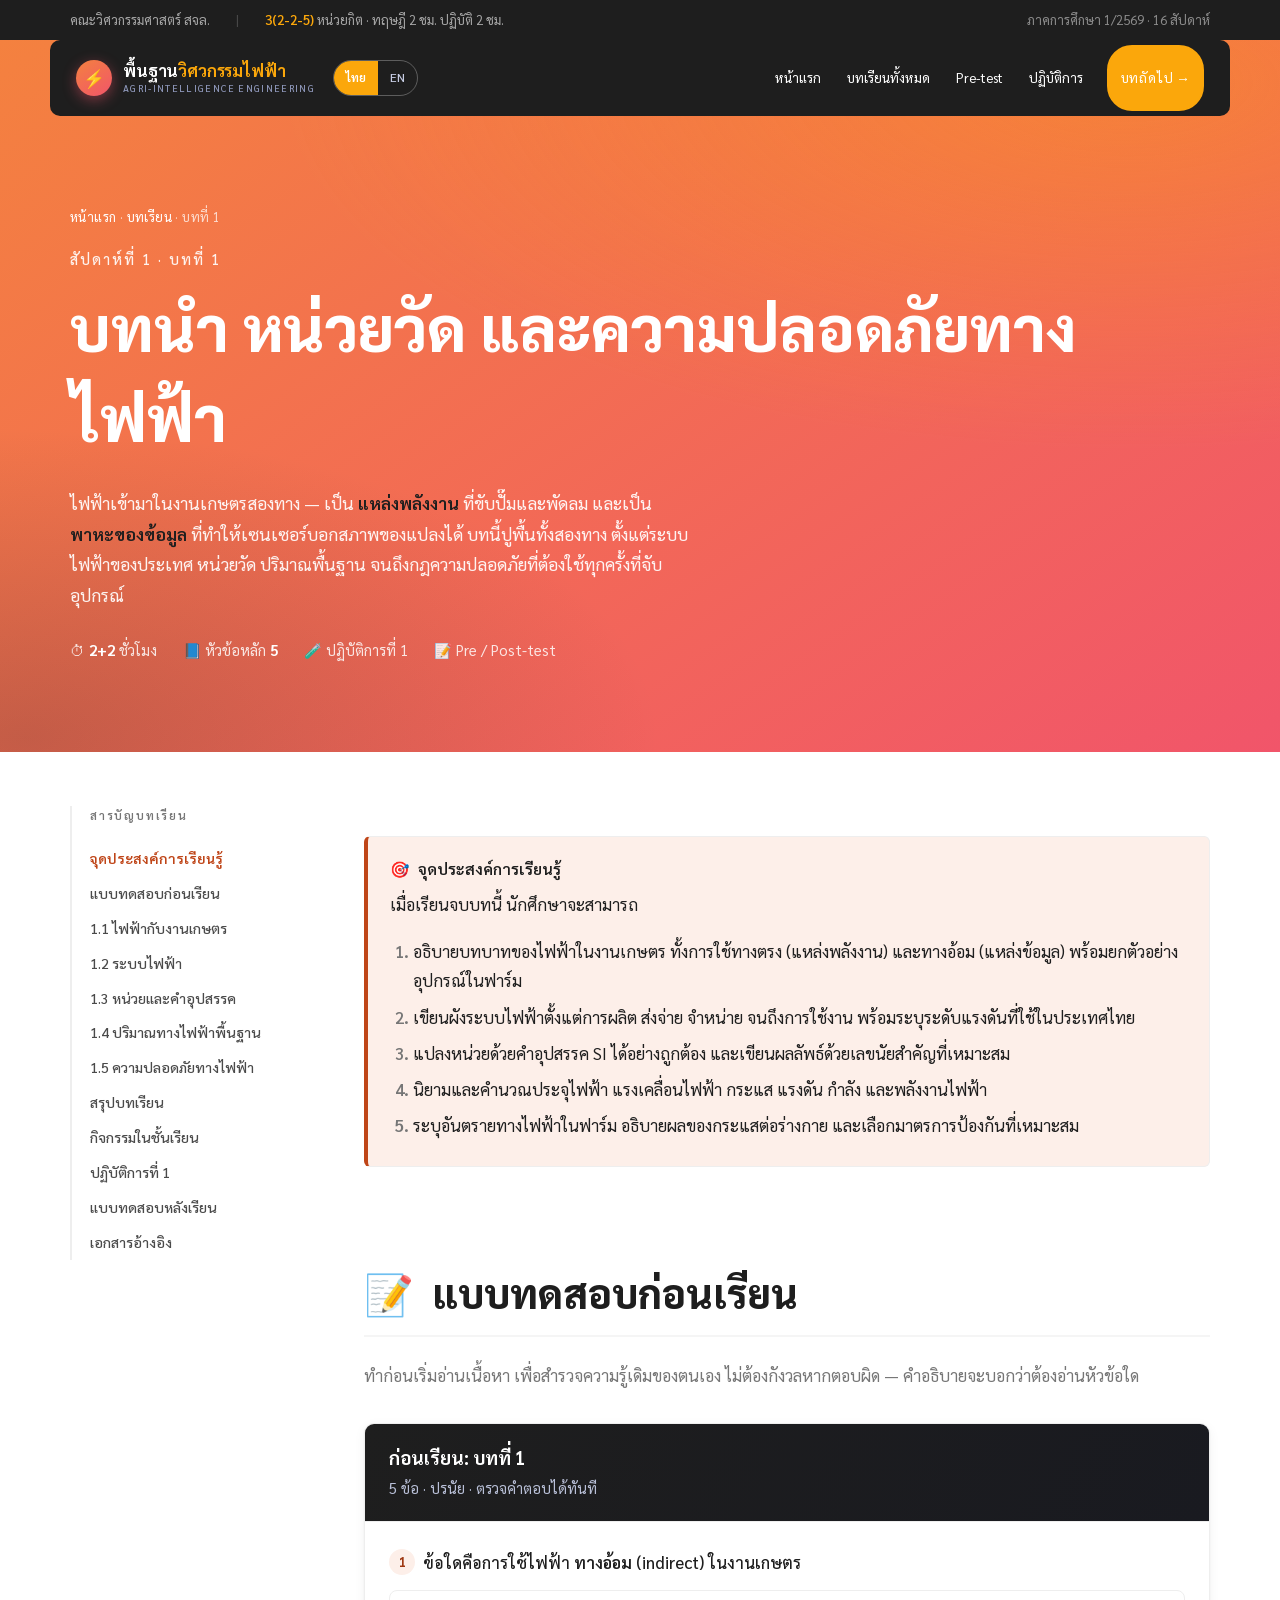
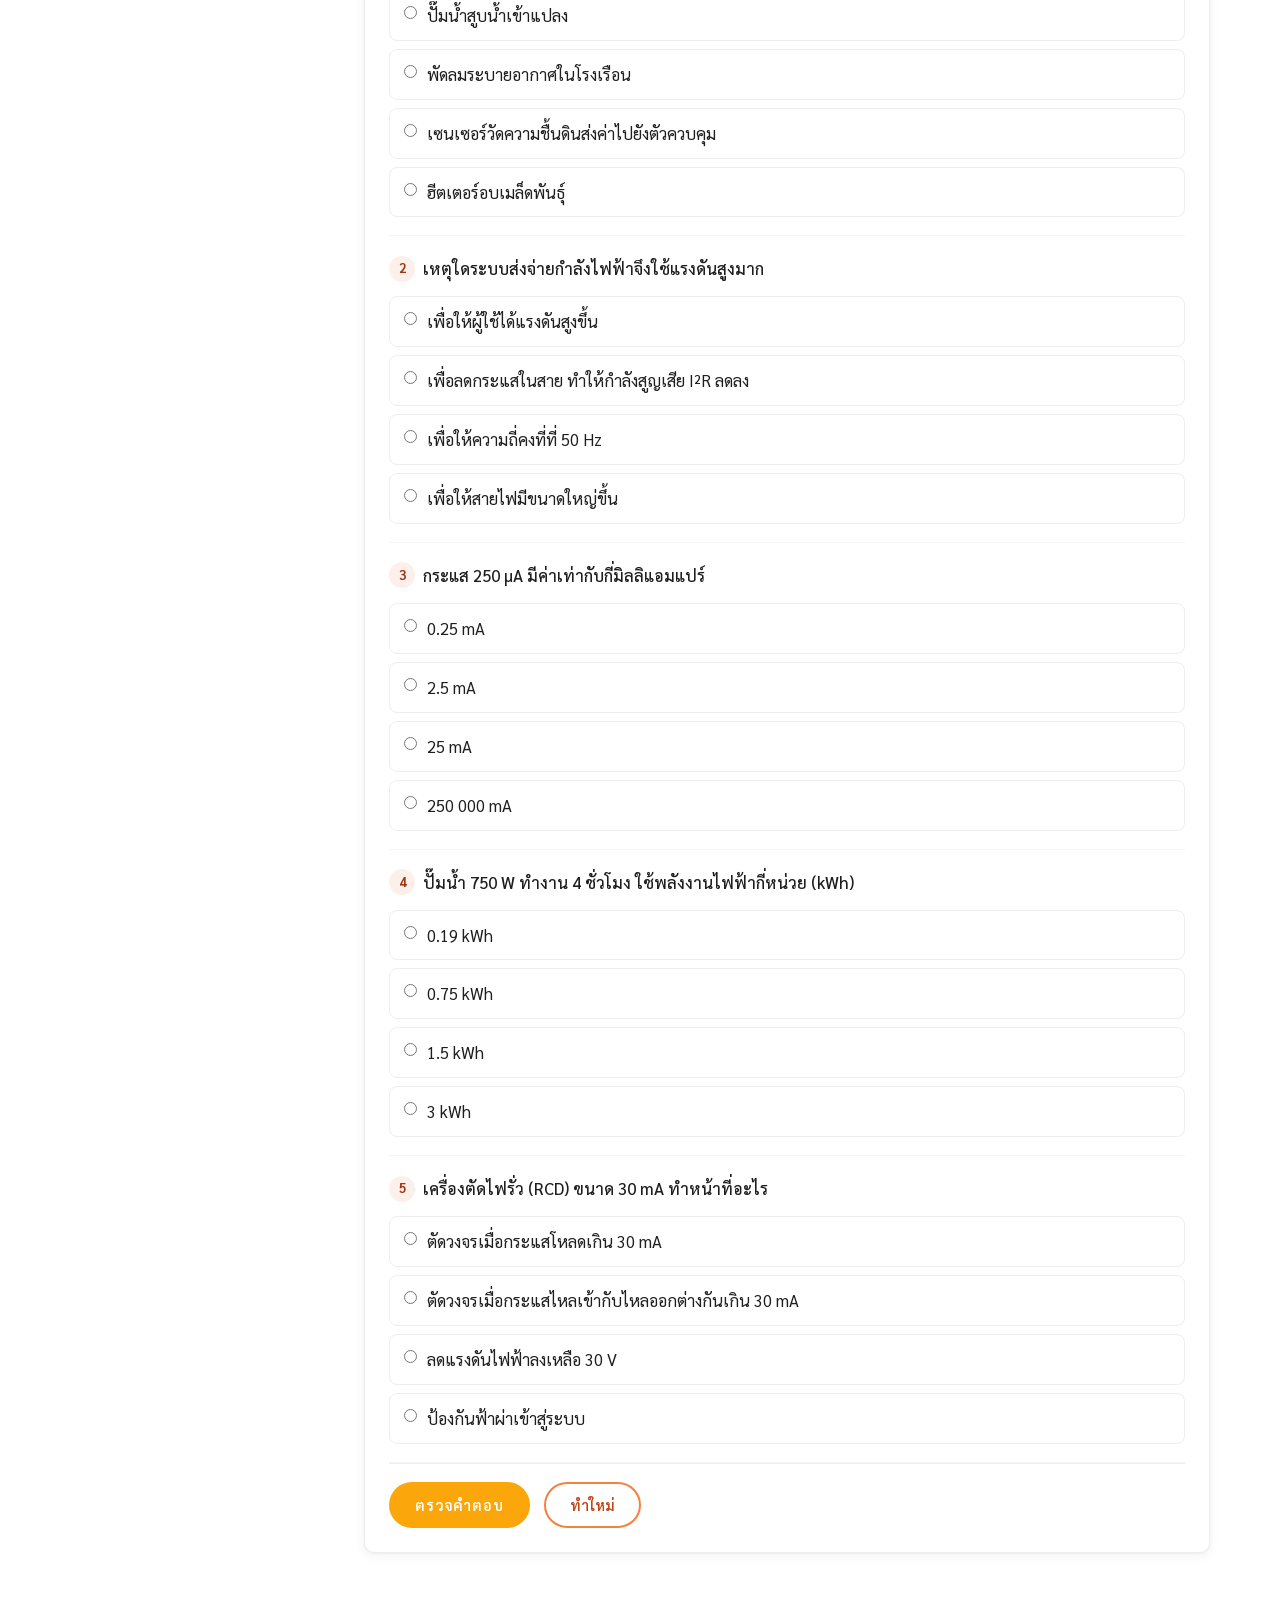
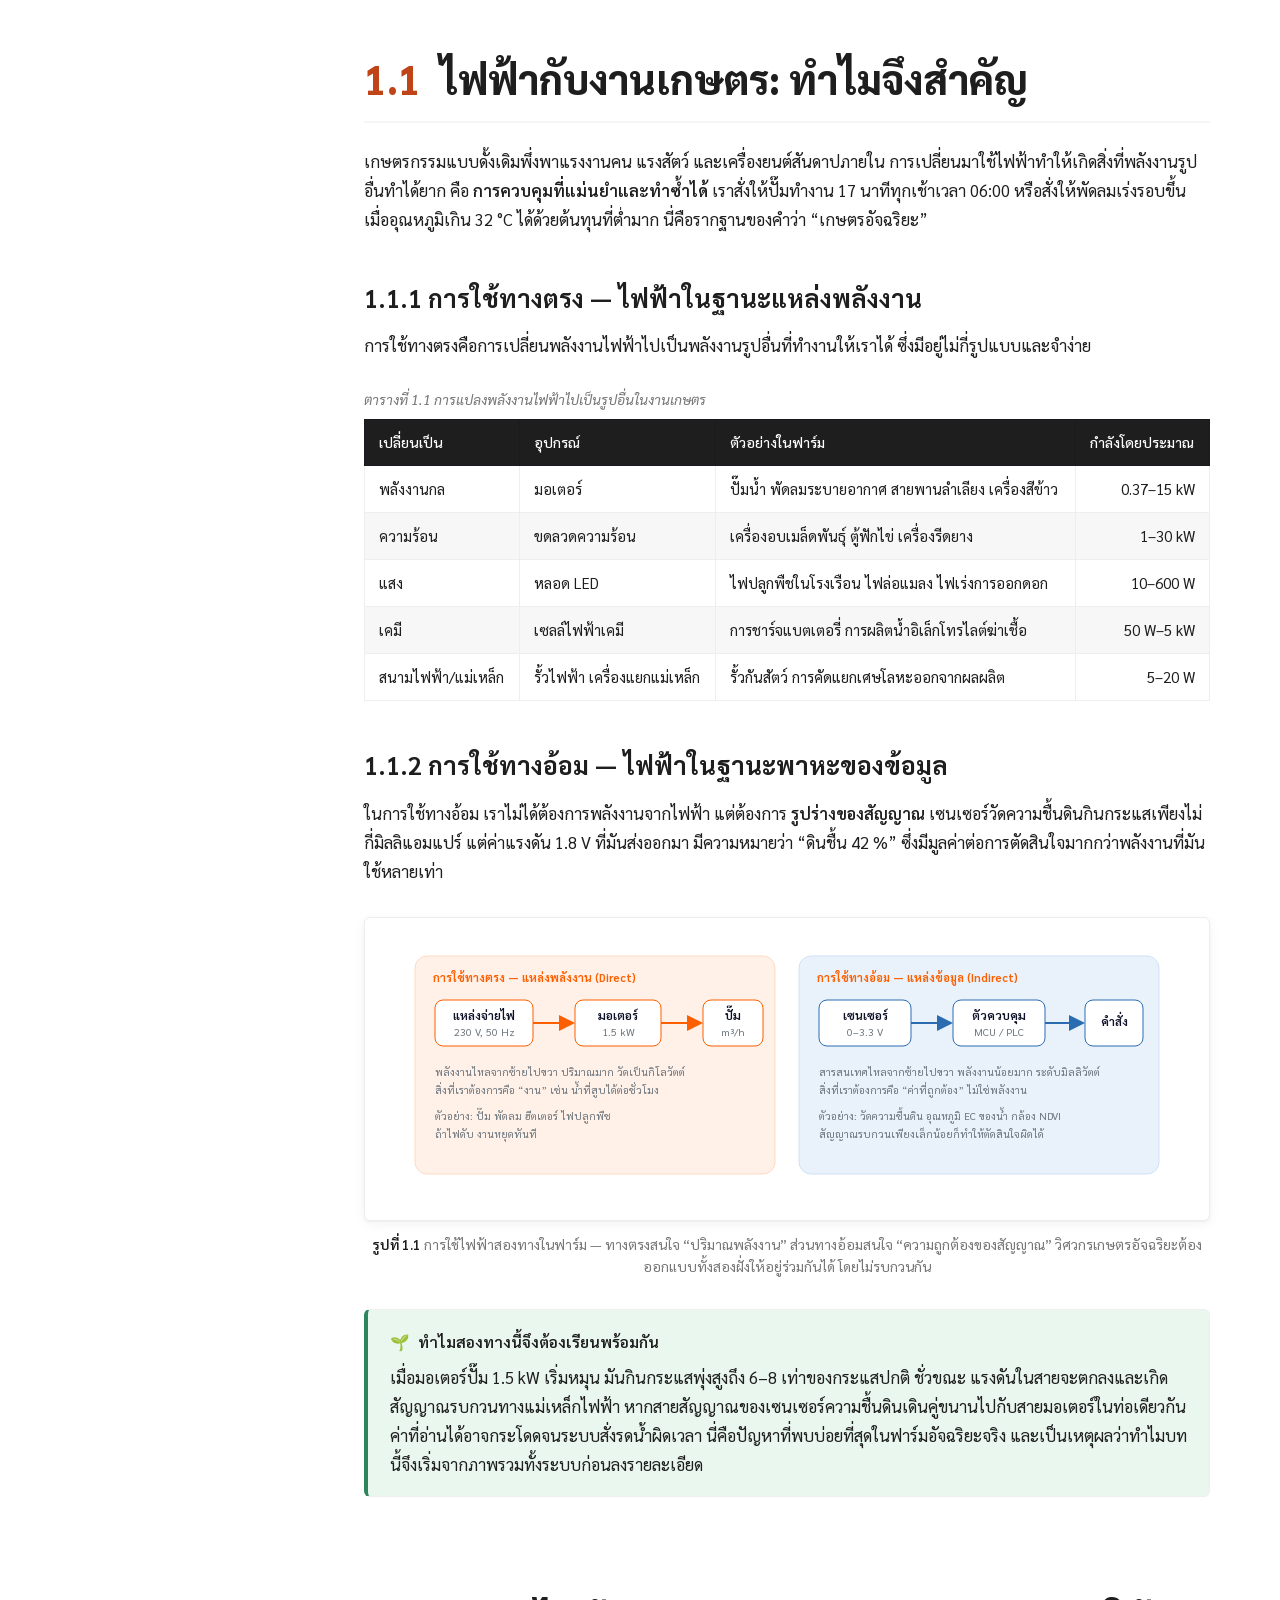
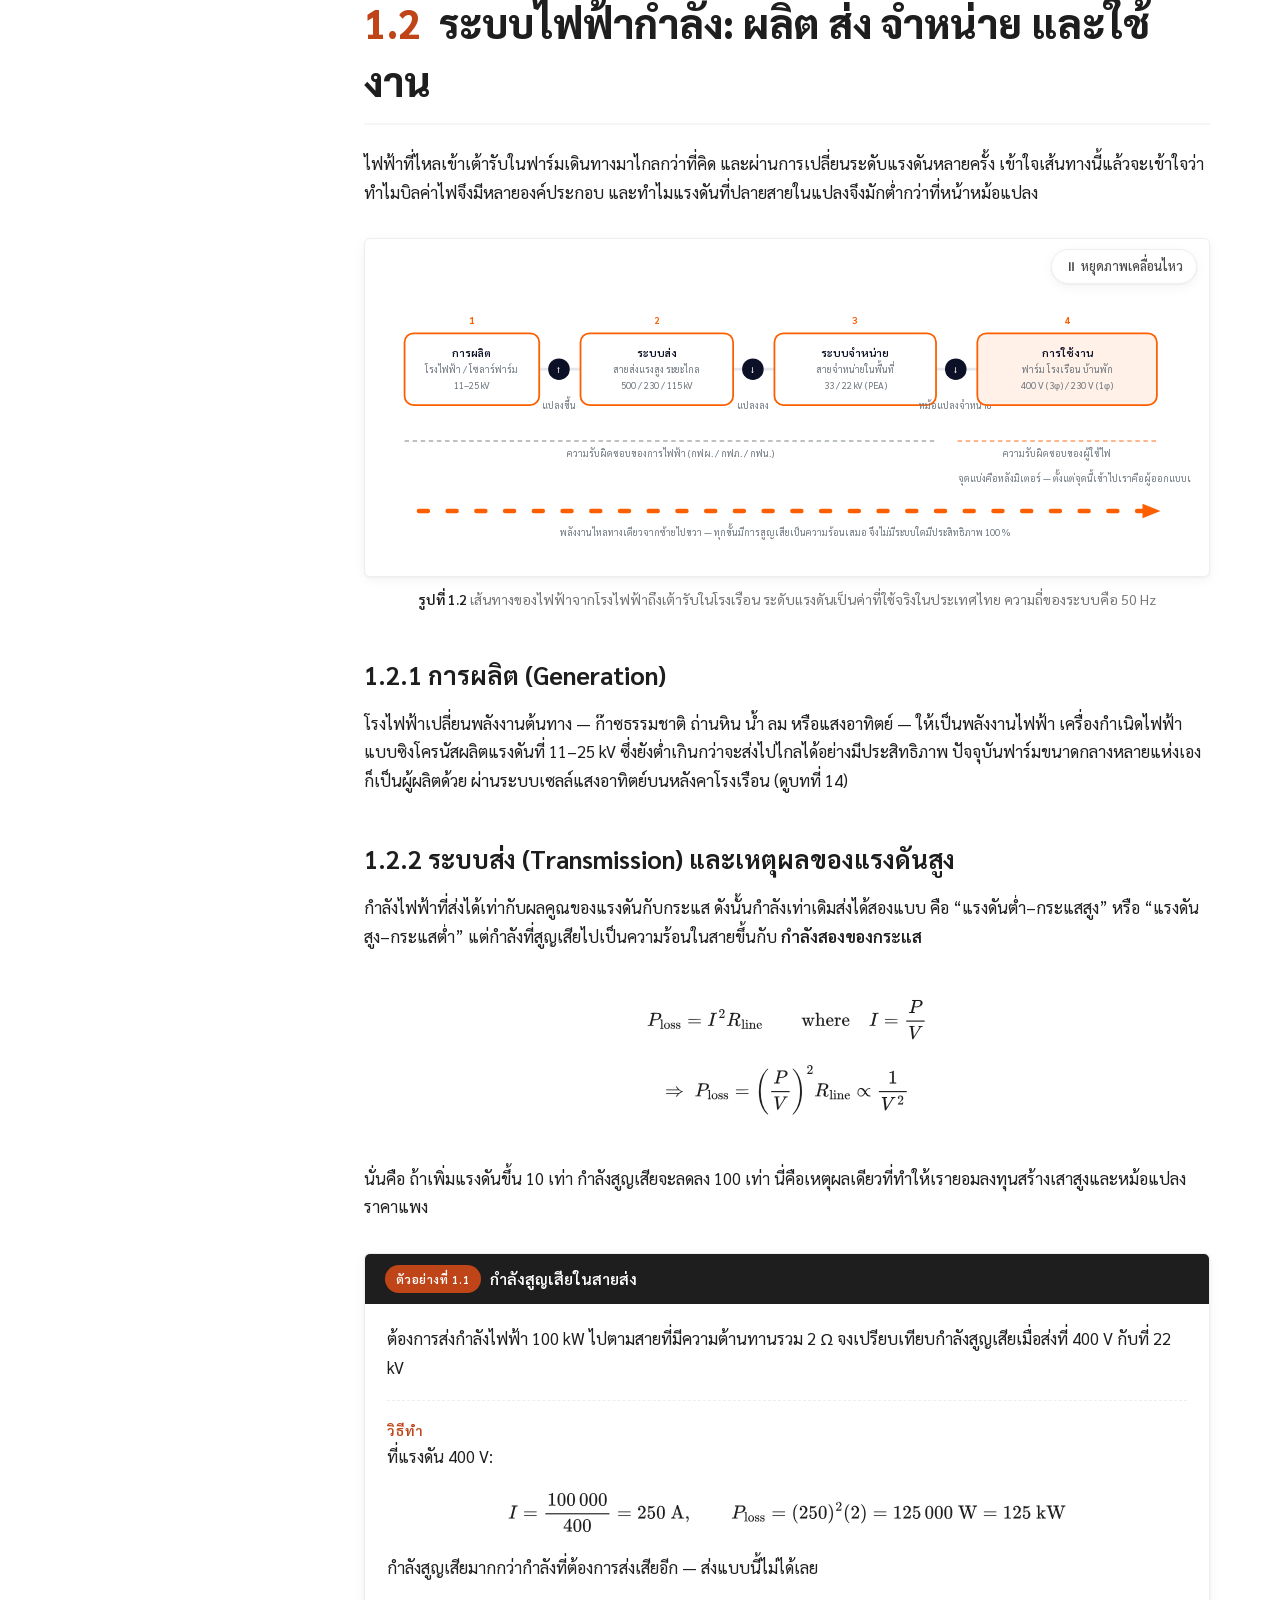
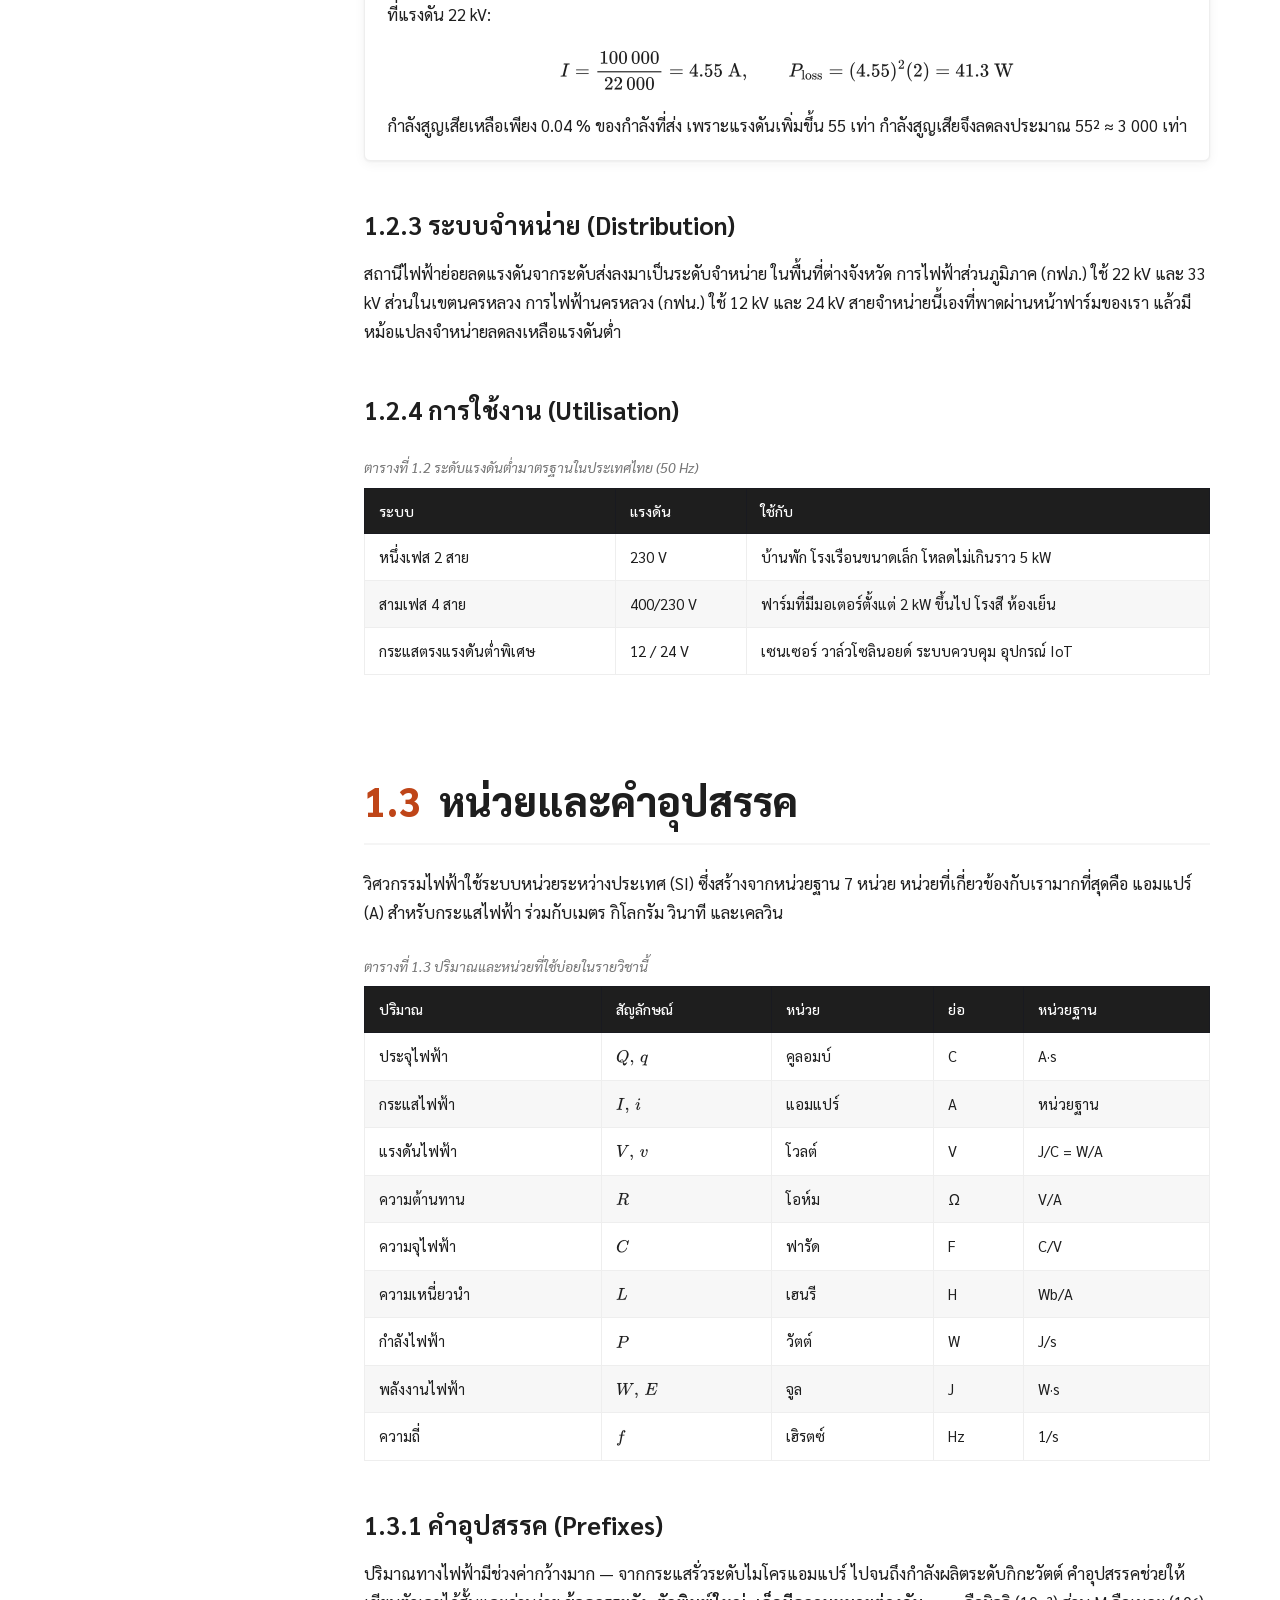
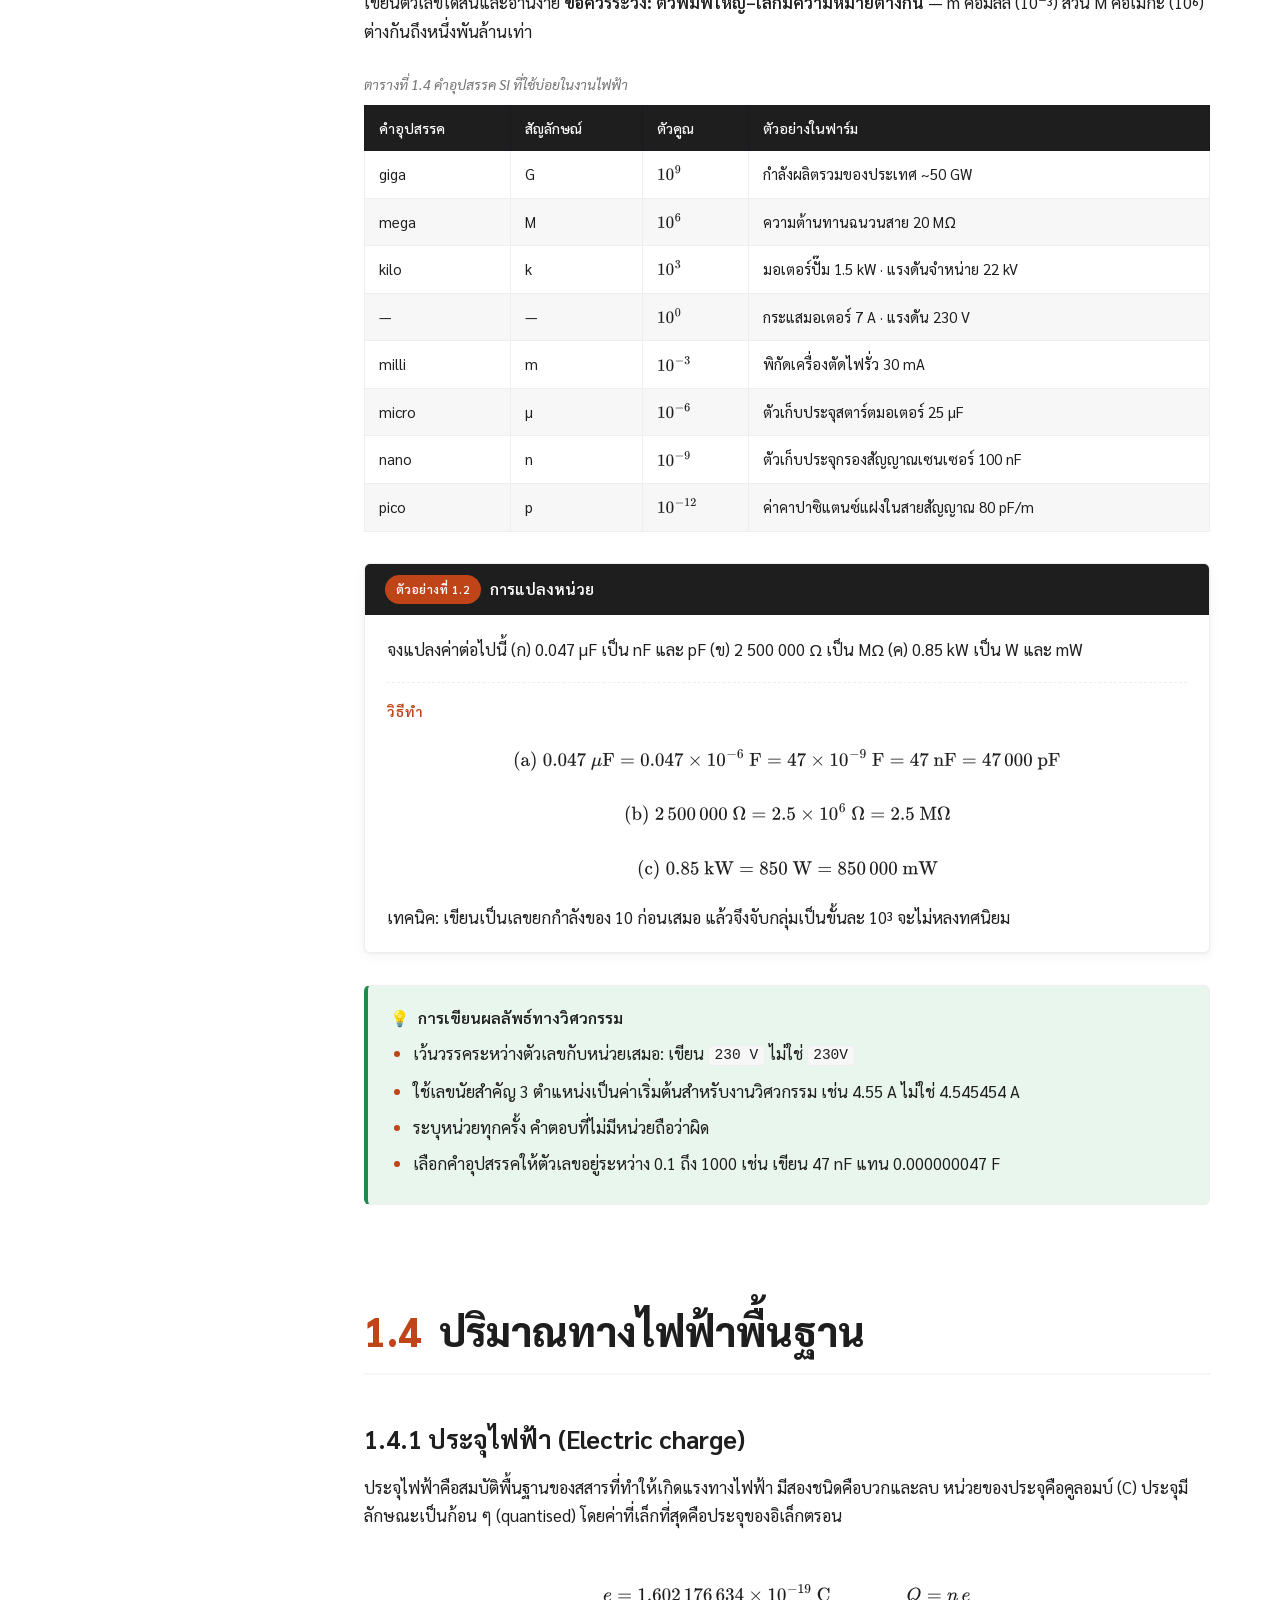
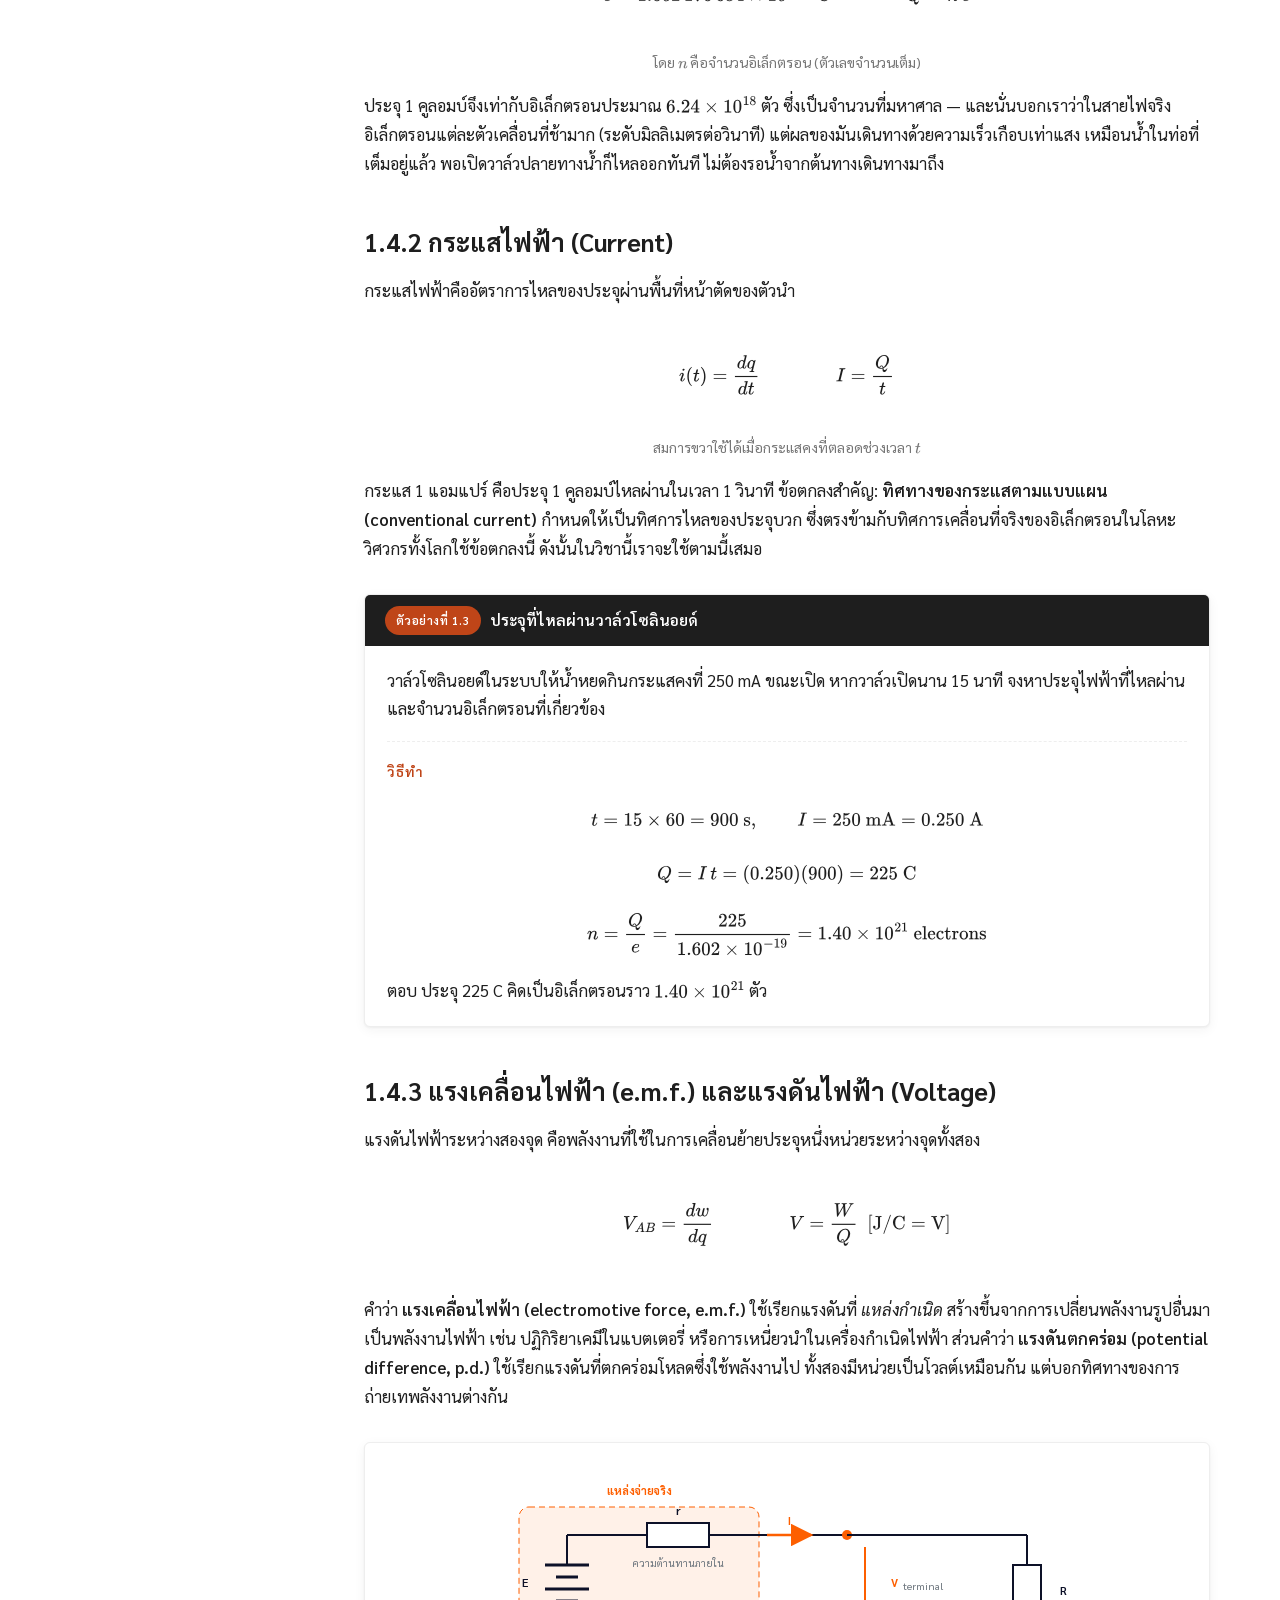
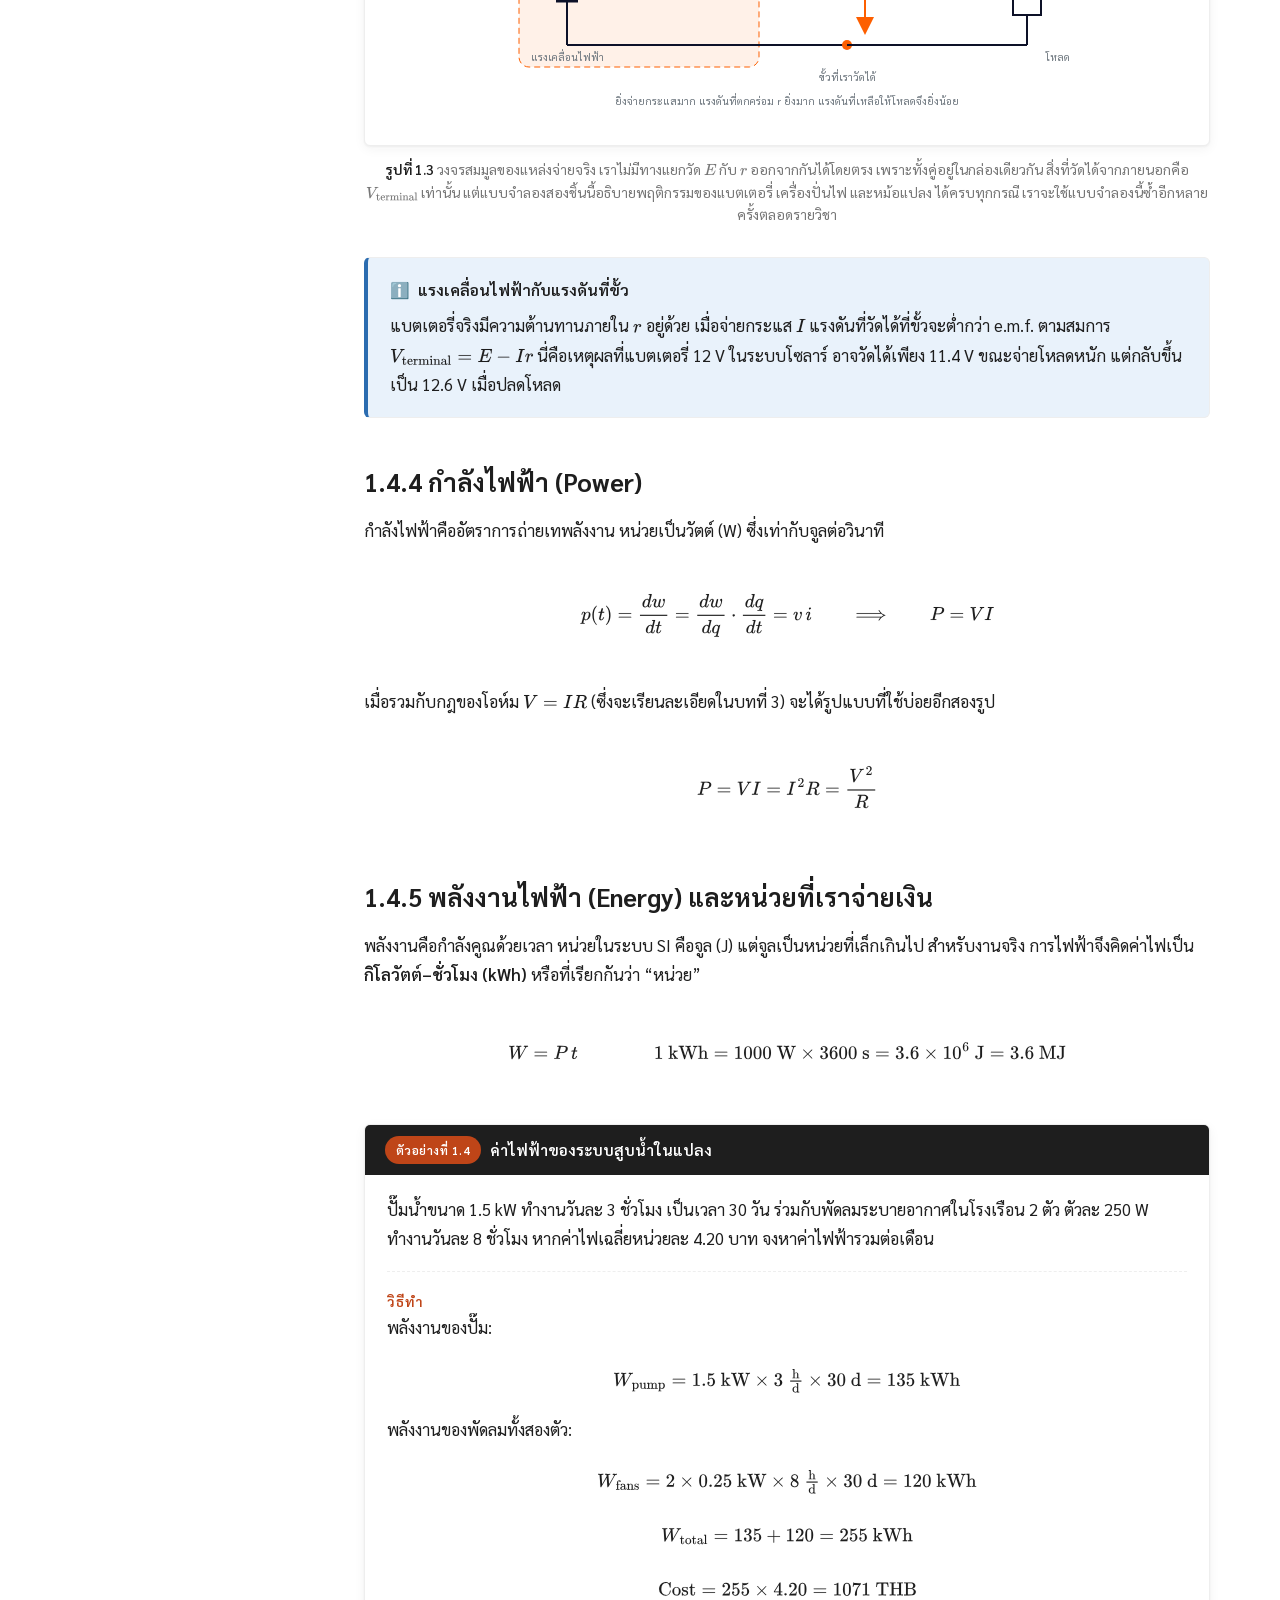
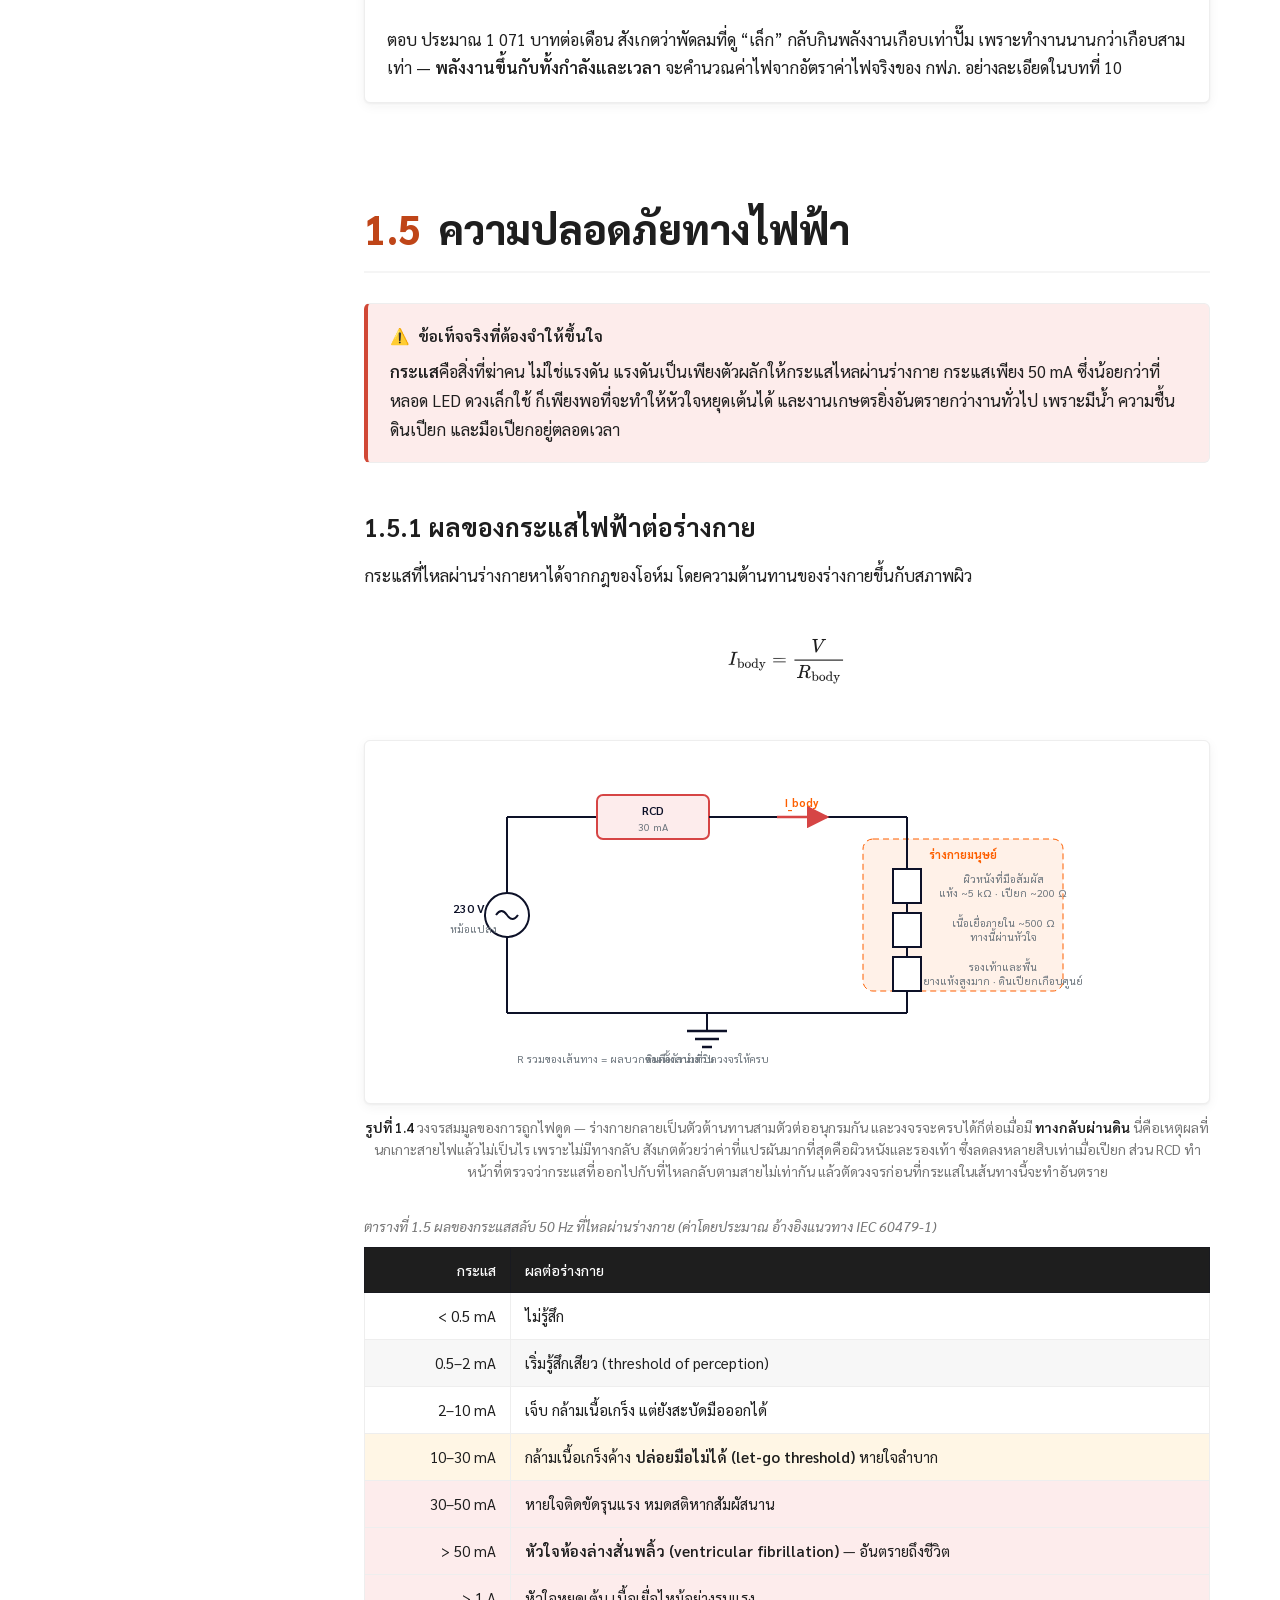
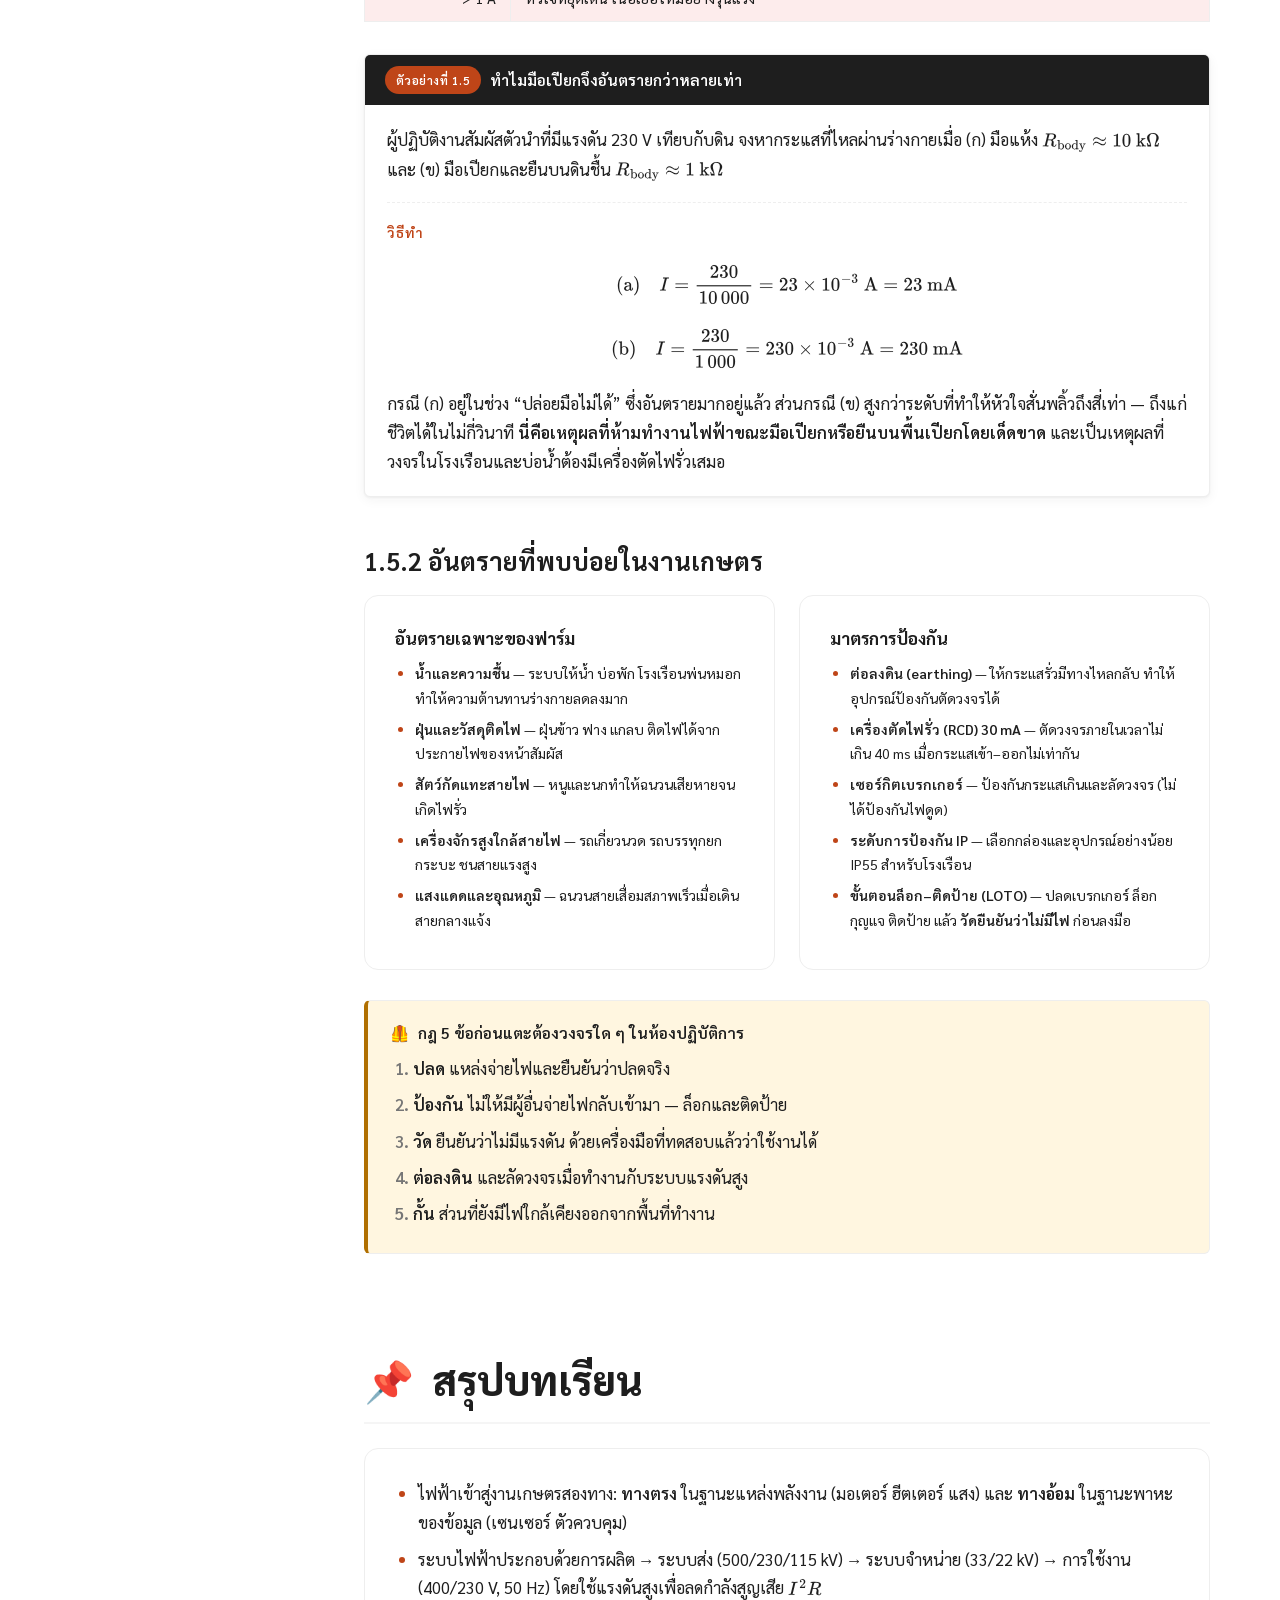
<file: chapters/ch01.html>
<!DOCTYPE html>
<html lang="th">
<head>
<meta charset="UTF-8">
<meta name="viewport" content="width=device-width, initial-scale=1, viewport-fit=cover">
<title>บทที่ 1 บทนำ หน่วยวัด และความปลอดภัยทางไฟฟ้า | Fundamental of Electrical Engineering</title>
<meta name="description" content="Chapter 1 — Introduction to electricity in agriculture, the electrical system, units and prefixes, basic electrical quantities and electrical safety.">
<meta name="author" content="Jedsada Saijai">
<link rel="preconnect" href="https://fonts.googleapis.com">
<link rel="preconnect" href="https://fonts.gstatic.com" crossorigin>
<link href="https://fonts.googleapis.com/css2?family=Poppins:wght@400;500;600;700;800&family=Sarabun:wght@400;500;600;700&display=swap" rel="stylesheet">
<link rel="stylesheet" href="../assets/css/style.css">
<link rel="icon" href="data:image/svg+xml,<svg xmlns='http://www.w3.org/2000/svg' viewBox='0 0 100 100'><text y='.9em' font-size='90'>⚡</text></svg>">
<script>
  try {
    var l = localStorage.getItem('fee.lang');
    if (l === 'en' || l === 'th') document.documentElement.setAttribute('lang', l);
  } catch (e) {}
</script>
<script src="../assets/js/mathjax-config.js"></script>
<script defer src="../assets/vendor/mathjax/tex-svg.js"></script>
<style>
  /* Figure styling local to this chapter */
  .sys-fig text { font-family: var(--font-sans); }
  .sys-fig .lbl { font-size: 12px; font-weight: 600; fill: #0d1128; }
  .sys-fig .sub { font-size: 10.5px; fill: #6c757d; }
  .sys-fig .cap { font-size: 11px; font-weight: 700; fill: #fd5f00; }
  .sys-fig .wire { stroke: #0d1128; stroke-width: 2; fill: none; }
  .sys-fig .sym  { stroke: #0d1128; stroke-width: 2; fill: #fff; }
  .sys-fig .node { fill: #fd5f00; }

  /* Marching dashes show which way energy travels. Paused or with motion
     disabled the line is still a plain orange arrow, so nothing is lost. */
  @keyframes fee-march { to { stroke-dashoffset: -32; } }
  .sys-fig .flow-path {
    stroke: #fd5f00;
    stroke-width: 5;
    fill: none;
    stroke-linecap: round;
    stroke-dasharray: 10 22;
    animation: fee-march 1.1s linear infinite;
  }
</style>
</head>
<body data-chapter="ch01">

<!-- ============================================================ TOP BAR -->
<div class="topbar">
  <div class="topbar-inner">
    <span><span class="th">คณะวิศวกรรมศาสตร์ สจล.</span><span class="en">School of Engineering, KMITL</span></span>
    <span class="sep">|</span>
    <span><b>3(2-2-5)</b>&nbsp;<span class="th">หน่วยกิต · ทฤษฎี 2 ชม. ปฏิบัติ 2 ชม.</span><span class="en">credits · 2 h lecture, 2 h lab</span></span>
    <span class="right"><span class="th">ภาคการศึกษา 1/2569 · 16 สัปดาห์</span><span class="en">Semester 1/2026 · 16 weeks</span></span>
  </div>
</div>

<!-- ======================================================== NAVIGATION -->
<nav class="nav">
  <div class="nav-inner">
    <a class="brand" href="../index.html">
      <span class="brand-mark">⚡</span>
      <span class="brand-text"><span class="th">พื้นฐาน<span class="hi">วิศวกรรมไฟฟ้า</span></span><span class="en">Fundamental of <span class="hi">Electrical Engineering</span></span><small>Agri-Intelligence Engineering</small></span>
    </a>
    <div class="lang-switch" role="group" aria-label="Language">
      <button type="button" data-lang="th" aria-pressed="true">ไทย</button>
      <button type="button" data-lang="en" aria-pressed="false">EN</button>
    </div>
    <button class="nav-toggle" type="button" aria-expanded="false" aria-controls="nav-links" aria-label="Menu">☰</button>
    <ul class="nav-links" id="nav-links">
      <li><a href="../index.html"><span class="th">หน้าแรก</span><span class="en">Home</span></a></li>
      <li><a href="../index.html#chapters"><span class="th">บทเรียนทั้งหมด</span><span class="en">All chapters</span></a></li>
      <li><a href="#pretest"><span class="th">Pre-test</span><span class="en">Pre-test</span></a></li>
      <li><a href="#lab"><span class="th">ปฏิบัติการ</span><span class="en">Laboratory</span></a></li>
      <li><a href="ch02.html" class="btn btn-primary btn-sm" style="color:#fff">
        <span class="th">บทถัดไป</span><span class="en">Next</span> →</a></li>
    </ul>
  </div>
</nav>

<!-- =============================================================== HERO -->
<header class="hero">
  <div class="container">
    <div class="breadcrumb">
      <a href="../index.html"><span class="th">หน้าแรก</span><span class="en">Home</span></a> ·
      <a href="../index.html#chapters"><span class="th">บทเรียน</span><span class="en">Chapters</span></a> ·
      <span class="th">บทที่ 1</span><span class="en">Chapter 1</span>
    </div>
    <span class="eyebrow"><span class="th">สัปดาห์ที่ 1 · บทที่ 1</span><span class="en">Week 1 · Chapter 1</span></span>
    <h1><span class="th">บทนำ หน่วยวัด และความปลอดภัยทางไฟฟ้า</span>
        <span class="en">Introduction, Units and Electrical Safety</span></h1>
    <p class="lead">
      <span class="th">ไฟฟ้าเข้ามาในงานเกษตรสองทาง — เป็น <b>แหล่งพลังงาน</b> ที่ขับปั๊มและพัดลม
        และเป็น <b>พาหะของข้อมูล</b> ที่ทำให้เซนเซอร์บอกสภาพของแปลงได้ บทนี้ปูพื้นทั้งสองทาง
        ตั้งแต่ระบบไฟฟ้าของประเทศ หน่วยวัด ปริมาณพื้นฐาน จนถึงกฎความปลอดภัยที่ต้องใช้ทุกครั้งที่จับอุปกรณ์</span>
      <span class="en">Electricity enters agriculture along two paths — as a <b>power source</b> that drives
        pumps and fans, and as a <b>carrier of data</b> that lets sensors report the state of a field.
        This chapter lays the groundwork for both: the national electrical system, the units, the basic
        quantities, and the safety rules that apply every time you touch equipment.</span>
    </p>
    <div class="hero-meta">
      <span>⏱ <strong>2+2</strong> <span class="th">ชั่วโมง</span><span class="en">hours</span></span>
      <span>📘 <span class="th">หัวข้อหลัก</span><span class="en">Main topics</span> <strong>5</strong></span>
      <span>🧪 <span class="th">ปฏิบัติการที่ 1</span><span class="en">Laboratory 1</span></span>
      <span>📝 <span class="th">Pre / Post-test</span><span class="en">Pre / post-test</span></span>
    </div>
  </div>
</header>

<div class="container">
<div class="chapter-layout">

  <!-- ============================================================= TOC -->
  <aside class="toc">
    <div class="toc-title"><span class="th">สารบัญบทเรียน</span><span class="en">On this page</span></div>
    <ul>
      <li><a href="#objectives"><span class="th">จุดประสงค์การเรียนรู้</span><span class="en">Objectives</span></a></li>
      <li><a href="#pretest"><span class="th">แบบทดสอบก่อนเรียน</span><span class="en">Pre-test</span></a></li>
      <li><a href="#s1"><span class="th">1.1 ไฟฟ้ากับงานเกษตร</span><span class="en">1.1 Electricity in agriculture</span></a></li>
      <li><a href="#s2"><span class="th">1.2 ระบบไฟฟ้า</span><span class="en">1.2 The electrical system</span></a></li>
      <li><a href="#s3"><span class="th">1.3 หน่วยและคำอุปสรรค</span><span class="en">1.3 Units and prefixes</span></a></li>
      <li><a href="#s4"><span class="th">1.4 ปริมาณทางไฟฟ้าพื้นฐาน</span><span class="en">1.4 Basic quantities</span></a></li>
      <li><a href="#s5"><span class="th">1.5 ความปลอดภัยทางไฟฟ้า</span><span class="en">1.5 Electrical safety</span></a></li>
      <li><a href="#summary"><span class="th">สรุปบทเรียน</span><span class="en">Summary</span></a></li>
      <li><a href="#activity"><span class="th">กิจกรรมในชั้นเรียน</span><span class="en">Class activity</span></a></li>
      <li><a href="#lab"><span class="th">ปฏิบัติการที่ 1</span><span class="en">Laboratory 1</span></a></li>
      <li><a href="#posttest"><span class="th">แบบทดสอบหลังเรียน</span><span class="en">Post-test</span></a></li>
      <li><a href="#refs"><span class="th">เอกสารอ้างอิง</span><span class="en">References</span></a></li>
    </ul>
  </aside>

  <!-- ==================================================== CHAPTER BODY -->
  <main class="chapter-body">

    <!-- ---------------------------------------------------- Objectives -->
    <section id="objectives">
      <div class="callout callout-objective">
        <div class="callout-title">🎯 <span class="th">จุดประสงค์การเรียนรู้</span>
          <span class="en">Learning objectives</span></div>
        <p><span class="th">เมื่อเรียนจบบทนี้ นักศึกษาจะสามารถ</span>
           <span class="en">After this chapter you will be able to:</span></p>
        <ol>
          <li><span class="th">อธิบายบทบาทของไฟฟ้าในงานเกษตร ทั้งการใช้ทางตรง (แหล่งพลังงาน)
            และทางอ้อม (แหล่งข้อมูล) พร้อมยกตัวอย่างอุปกรณ์ในฟาร์ม</span>
            <span class="en">explain the role of electricity in agriculture, both direct (as a power
            source) and indirect (as a data source), with examples of farm equipment;</span></li>
          <li><span class="th">เขียนผังระบบไฟฟ้าตั้งแต่การผลิต ส่งจ่าย จำหน่าย จนถึงการใช้งาน
            พร้อมระบุระดับแรงดันที่ใช้ในประเทศไทย</span>
            <span class="en">draw the electrical system from generation through transmission and
            distribution to utilisation, and state the voltage levels used in Thailand;</span></li>
          <li><span class="th">แปลงหน่วยด้วยคำอุปสรรค SI ได้อย่างถูกต้อง และเขียนผลลัพธ์ด้วยเลขนัยสำคัญที่เหมาะสม</span>
            <span class="en">convert between SI prefixes correctly and report results to an appropriate
            number of significant figures;</span></li>
          <li><span class="th">นิยามและคำนวณประจุไฟฟ้า แรงเคลื่อนไฟฟ้า กระแส แรงดัน กำลัง และพลังงานไฟฟ้า</span>
            <span class="en">define and compute charge, e.m.f., current, voltage, power and energy;</span></li>
          <li><span class="th">ระบุอันตรายทางไฟฟ้าในฟาร์ม อธิบายผลของกระแสต่อร่างกาย
            และเลือกมาตรการป้องกันที่เหมาะสม</span>
            <span class="en">identify electrical hazards on a farm, describe the effect of current on the
            human body, and choose appropriate protective measures.</span></li>
        </ol>
      </div>
    </section>

    <!-- ------------------------------------------------------ Pre-test -->
    <section id="pretest">
      <h2><span class="num">📝</span><span class="th">แบบทดสอบก่อนเรียน</span>
          <span class="en">Pre-test</span></h2>
      <p class="muted"><span class="th">ทำก่อนเริ่มอ่านเนื้อหา เพื่อสำรวจความรู้เดิมของตนเอง
        ไม่ต้องกังวลหากตอบผิด — คำอธิบายจะบอกว่าต้องอ่านหัวข้อใด</span>
        <span class="en">Take this before reading, to see what you already know. Wrong answers are fine —
        the explanation tells you which section to read.</span></p>

      <section class="quiz" id="pretest-q" data-quiz="pre" data-chapter="ch01">
        <div class="quiz-head">
          <h3><span class="th">ก่อนเรียน: บทที่ 1</span><span class="en">Pre-test: Chapter 1</span></h3>
          <p><span class="th">5 ข้อ · ปรนัย · ตรวจคำตอบได้ทันที</span>
             <span class="en">5 multiple-choice questions · marked instantly</span></p>
        </div>
        <div class="quiz-body">

          <div class="q" data-answer="c"
               data-explain-th="การใช้ไฟฟ้าทางอ้อมคือการใช้ไฟฟ้าเป็น 'พาหะของข้อมูล' เช่น สัญญาณจากเซนเซอร์วัดความชื้นดิน ส่วนอีกสามข้อเป็นการใช้ไฟฟ้าเป็นแหล่งพลังงานโดยตรง (หัวข้อ 1.1)"
               data-explain-en="Indirect use means electricity carries information, as in the signal from a soil-moisture sensor. The other three use electricity directly as energy (Section 1.1).">
            <div class="q-text"><span class="th">ข้อใดคือการใช้ไฟฟ้า <b>ทางอ้อม</b> (indirect) ในงานเกษตร</span>
              <span class="en">Which is an <b>indirect</b> use of electricity in agriculture?</span></div>
            <div class="opts">
              <label class="opt" data-opt="a"><span><span class="th">ปั๊มน้ำสูบน้ำเข้าแปลง</span><span class="en">A pump moving water into a field</span></span></label>
              <label class="opt" data-opt="b"><span><span class="th">พัดลมระบายอากาศในโรงเรือน</span><span class="en">A greenhouse ventilation fan</span></span></label>
              <label class="opt" data-opt="c"><span><span class="th">เซนเซอร์วัดความชื้นดินส่งค่าไปยังตัวควบคุม</span><span class="en">A soil-moisture sensor reporting to a controller</span></span></label>
              <label class="opt" data-opt="d"><span><span class="th">ฮีตเตอร์อบเมล็ดพันธุ์</span><span class="en">A heater drying seed</span></span></label>
            </div>
          </div>

          <div class="q" data-answer="b"
               data-explain-th="ระบบส่งจ่าย (transmission) ใช้แรงดันสูงมากเพื่อลดกระแสในสายและลดกำลังสูญเสีย I²R ในประเทศไทย กฟผ. ใช้ 500, 230 และ 115 kV (หัวข้อ 1.2)"
               data-explain-en="Transmission uses very high voltage to reduce line current and therefore the I²R loss. In Thailand EGAT uses 500, 230 and 115 kV (Section 1.2).">
            <div class="q-text"><span class="th">เหตุใดระบบส่งจ่ายกำลังไฟฟ้าจึงใช้แรงดันสูงมาก</span>
              <span class="en">Why does the transmission system use very high voltage?</span></div>
            <div class="opts">
              <label class="opt" data-opt="a"><span><span class="th">เพื่อให้ผู้ใช้ได้แรงดันสูงขึ้น</span><span class="en">So that consumers receive a higher voltage</span></span></label>
              <label class="opt" data-opt="b"><span><span class="th">เพื่อลดกระแสในสาย ทำให้กำลังสูญเสีย I²R ลดลง</span><span class="en">To reduce line current and hence the I²R loss</span></span></label>
              <label class="opt" data-opt="c"><span><span class="th">เพื่อให้ความถี่คงที่ที่ 50 Hz</span><span class="en">To keep the frequency at 50 Hz</span></span></label>
              <label class="opt" data-opt="d"><span><span class="th">เพื่อให้สายไฟมีขนาดใหญ่ขึ้น</span><span class="en">To allow larger conductors</span></span></label>
            </div>
          </div>

          <div class="q" data-answer="a"
               data-explain-th="1 mA = 10⁻³ A และ 1 µA = 10⁻⁶ A ดังนั้น 250 µA = 0.25 mA (หัวข้อ 1.3)"
               data-explain-en="1 mA = 10⁻³ A and 1 µA = 10⁻⁶ A, so 250 µA = 0.25 mA (Section 1.3).">
            <div class="q-text"><span class="th">กระแส 250 µA มีค่าเท่ากับกี่มิลลิแอมแปร์</span>
              <span class="en">A current of 250 µA equals how many milliamperes?</span></div>
            <div class="opts">
              <label class="opt" data-opt="a"><span>0.25 mA</span></label>
              <label class="opt" data-opt="b"><span>2.5 mA</span></label>
              <label class="opt" data-opt="c"><span>25 mA</span></label>
              <label class="opt" data-opt="d"><span>250 000 mA</span></label>
            </div>
          </div>

          <div class="q" data-answer="d"
               data-explain-th="พลังงาน = กำลัง × เวลา = 0.75 kW × 4 h = 3 kWh (หัวข้อ 1.4)"
               data-explain-en="Energy = power × time = 0.75 kW × 4 h = 3 kWh (Section 1.4).">
            <div class="q-text"><span class="th">ปั๊มน้ำ 750 W ทำงาน 4 ชั่วโมง ใช้พลังงานไฟฟ้ากี่หน่วย (kWh)</span>
              <span class="en">A 750 W pump runs for 4 hours. How much energy does it use, in kWh?</span></div>
            <div class="opts">
              <label class="opt" data-opt="a"><span>0.19 kWh</span></label>
              <label class="opt" data-opt="b"><span>0.75 kWh</span></label>
              <label class="opt" data-opt="c"><span>1.5 kWh</span></label>
              <label class="opt" data-opt="d"><span>3 kWh</span></label>
            </div>
          </div>

          <div class="q" data-answer="b"
               data-explain-th="เครื่องตัดไฟรั่ว (RCD) พิกัด 30 mA ตัดวงจรเมื่อกระแสไหลเข้าและออกต่างกันเกิน 30 mA ซึ่งเป็นระดับที่ป้องกันการเกิดภาวะหัวใจห้องล่างสั่นพลิ้วได้ (หัวข้อ 1.5)"
               data-explain-en="A 30 mA RCD trips when the currents in and out differ by more than 30 mA — the level chosen to protect against ventricular fibrillation (Section 1.5).">
            <div class="q-text"><span class="th">เครื่องตัดไฟรั่ว (RCD) ขนาด 30 mA ทำหน้าที่อะไร</span>
              <span class="en">What does a 30 mA residual-current device (RCD) do?</span></div>
            <div class="opts">
              <label class="opt" data-opt="a"><span><span class="th">ตัดวงจรเมื่อกระแสโหลดเกิน 30 mA</span><span class="en">Trips when the load current exceeds 30 mA</span></span></label>
              <label class="opt" data-opt="b"><span><span class="th">ตัดวงจรเมื่อกระแสไหลเข้ากับไหลออกต่างกันเกิน 30 mA</span><span class="en">Trips when the currents in and out differ by more than 30 mA</span></span></label>
              <label class="opt" data-opt="c"><span><span class="th">ลดแรงดันไฟฟ้าลงเหลือ 30 V</span><span class="en">Reduces the voltage to 30 V</span></span></label>
              <label class="opt" data-opt="d"><span><span class="th">ป้องกันฟ้าผ่าเข้าสู่ระบบ</span><span class="en">Protects the system from lightning</span></span></label>
            </div>
          </div>

        </div>
      </section>
    </section>

    <!-- =============================================== 1.1 -->
    <section id="s1">
      <h2><span class="num">1.1</span><span class="th">ไฟฟ้ากับงานเกษตร: ทำไมจึงสำคัญ</span>
          <span class="en">Electricity in agriculture: why it matters</span></h2>

      <p><span class="th">เกษตรกรรมแบบดั้งเดิมพึ่งพาแรงงานคน แรงสัตว์ และเครื่องยนต์สันดาปภายใน
        การเปลี่ยนมาใช้ไฟฟ้าทำให้เกิดสิ่งที่พลังงานรูปอื่นทำได้ยาก คือ
        <b>การควบคุมที่แม่นยำและทำซ้ำได้</b> เราสั่งให้ปั๊มทำงาน 17 นาทีทุกเช้าเวลา 06:00
        หรือสั่งให้พัดลมเร่งรอบขึ้นเมื่ออุณหภูมิเกิน 32 °C ได้ด้วยต้นทุนที่ต่ำมาก
        นี่คือรากฐานของคำว่า “เกษตรอัจฉริยะ”</span>
        <span class="en">Traditional agriculture runs on human labour, animal power and internal-combustion
        engines. Moving to electricity brings something the other forms of energy struggle to provide:
        <b>precise, repeatable control</b>. A pump can be told to run for exactly 17 minutes at 06:00 every
        morning, or a fan told to speed up whenever the temperature passes 32 °C, and the cost of issuing
        those instructions is almost nothing. That is the foundation of what we call smart
        agriculture.</span></p>

      <h3><span class="th">1.1.1 การใช้ทางตรง — ไฟฟ้าในฐานะแหล่งพลังงาน</span>
          <span class="en">1.1.1 Direct use — electricity as a power source</span></h3>
      <p><span class="th">การใช้ทางตรงคือการเปลี่ยนพลังงานไฟฟ้าไปเป็นพลังงานรูปอื่นที่ทำงานให้เราได้
        ซึ่งมีอยู่ไม่กี่รูปแบบและจำง่าย</span>
        <span class="en">Direct use means converting electrical energy into another form that does work for
        us. There are only a handful of such conversions, and they are easy to remember.</span></p>

      <div class="table-wrap">
        <table>
          <caption><span class="th">ตารางที่ 1.1 การแปลงพลังงานไฟฟ้าไปเป็นรูปอื่นในงานเกษตร</span>
            <span class="en">Table 1.1 Conversions of electrical energy in agricultural work</span></caption>
          <thead>
            <tr>
              <th><span class="th">เปลี่ยนเป็น</span><span class="en">Converted to</span></th>
              <th><span class="th">อุปกรณ์</span><span class="en">Device</span></th>
              <th><span class="th">ตัวอย่างในฟาร์ม</span><span class="en">Example on the farm</span></th>
              <th><span class="th">กำลังโดยประมาณ</span><span class="en">Typical power</span></th>
            </tr>
          </thead>
          <tbody>
            <tr>
              <td><span class="th">พลังงานกล</span><span class="en">Mechanical</span></td>
              <td><span class="th">มอเตอร์</span><span class="en">Motor</span></td>
              <td><span class="th">ปั๊มน้ำ พัดลมระบายอากาศ สายพานลำเลียง เครื่องสีข้าว</span>
                  <span class="en">Water pump, ventilation fan, conveyor, rice mill</span></td>
              <td class="num">0.37–15 kW</td>
            </tr>
            <tr>
              <td><span class="th">ความร้อน</span><span class="en">Heat</span></td>
              <td><span class="th">ขดลวดความร้อน</span><span class="en">Heating element</span></td>
              <td><span class="th">เครื่องอบเมล็ดพันธุ์ ตู้ฟักไข่ เครื่องรีดยาง</span>
                  <span class="en">Seed dryer, egg incubator, rubber roller</span></td>
              <td class="num">1–30 kW</td>
            </tr>
            <tr>
              <td><span class="th">แสง</span><span class="en">Light</span></td>
              <td><span class="th">หลอด LED</span><span class="en">LED lamp</span></td>
              <td><span class="th">ไฟปลูกพืชในโรงเรือน ไฟล่อแมลง ไฟเร่งการออกดอก</span>
                  <span class="en">Grow lights, insect traps, photoperiod lighting</span></td>
              <td class="num">10–600 W</td>
            </tr>
            <tr>
              <td><span class="th">เคมี</span><span class="en">Chemical</span></td>
              <td><span class="th">เซลล์ไฟฟ้าเคมี</span><span class="en">Electrochemical cell</span></td>
              <td><span class="th">การชาร์จแบตเตอรี่ การผลิตน้ำอิเล็กโทรไลต์ฆ่าเชื้อ</span>
                  <span class="en">Battery charging, electrolysed sanitising water</span></td>
              <td class="num">50 W–5 kW</td>
            </tr>
            <tr>
              <td><span class="th">สนามไฟฟ้า/แม่เหล็ก</span><span class="en">Electric/magnetic field</span></td>
              <td><span class="th">รั้วไฟฟ้า เครื่องแยกแม่เหล็ก</span><span class="en">Electric fence, magnetic separator</span></td>
              <td><span class="th">รั้วกันสัตว์ การคัดแยกเศษโลหะออกจากผลผลิต</span>
                  <span class="en">Livestock fencing, removing metal fragments from produce</span></td>
              <td class="num">5–20 W</td>
            </tr>
          </tbody>
        </table>
      </div>

      <h3><span class="th">1.1.2 การใช้ทางอ้อม — ไฟฟ้าในฐานะพาหะของข้อมูล</span>
          <span class="en">1.1.2 Indirect use — electricity as a carrier of data</span></h3>
      <p><span class="th">ในการใช้ทางอ้อม เราไม่ได้ต้องการพลังงานจากไฟฟ้า แต่ต้องการ <b>รูปร่างของสัญญาณ</b>
        เซนเซอร์วัดความชื้นดินกินกระแสเพียงไม่กี่มิลลิแอมแปร์ แต่ค่าแรงดัน 1.8 V ที่มันส่งออกมา
        มีความหมายว่า “ดินชื้น 42 %” ซึ่งมีมูลค่าต่อการตัดสินใจมากกว่าพลังงานที่มันใช้หลายเท่า</span>
        <span class="en">In indirect use we do not want the energy at all — we want the <b>shape of the
        signal</b>. A soil-moisture sensor draws only a few milliamperes, but the 1.8 V it puts out means
        "the soil is at 42 % moisture", and that piece of information is worth far more than the energy
        the sensor consumed.</span></p>

      <figure>
        <div class="figure-box">
          <svg class="sys-fig" viewBox="0 0 760 250" role="img" width="760"
               aria-label="Direct and indirect use of electricity in a farm">
            <!-- Direct branch -->
            <rect x="8" y="16" width="360" height="218" rx="12" fill="#fff1e8" stroke="#ffd9c2"/>
            <text class="cap th" x="26" y="42">การใช้ทางตรง — แหล่งพลังงาน (Direct)</text>
            <text class="cap en" x="26" y="42">Direct use — power source</text>

            <rect x="28" y="60" width="98" height="46" rx="8" fill="#fff" stroke="#fd5f00"/>
            <text class="lbl th" x="77" y="80" text-anchor="middle">แหล่งจ่ายไฟ</text>
            <text class="lbl en" x="77" y="80" text-anchor="middle">Supply</text>
            <text class="sub" x="77" y="96" text-anchor="middle">230 V, 50 Hz</text>

            <line x1="126" y1="83" x2="166" y2="83" stroke="#fd5f00" stroke-width="2" marker-end="url(#ar1)"/>

            <rect x="168" y="60" width="86" height="46" rx="8" fill="#fff" stroke="#fd5f00"/>
            <text class="lbl th" x="211" y="80" text-anchor="middle">มอเตอร์</text>
            <text class="lbl en" x="211" y="80" text-anchor="middle">Motor</text>
            <text class="sub" x="211" y="96" text-anchor="middle">1.5 kW</text>

            <line x1="254" y1="83" x2="294" y2="83" stroke="#fd5f00" stroke-width="2" marker-end="url(#ar1)"/>

            <rect x="296" y="60" width="60" height="46" rx="8" fill="#fff" stroke="#fd5f00"/>
            <text class="lbl th" x="326" y="80" text-anchor="middle">ปั๊ม</text>
            <text class="lbl en" x="326" y="80" text-anchor="middle">Pump</text>
            <text class="sub" x="326" y="96" text-anchor="middle">m³/h</text>

            <text class="sub th" x="28" y="136">พลังงานไหลจากซ้ายไปขวา ปริมาณมาก วัดเป็นกิโลวัตต์</text>
            <text class="sub en" x="28" y="136">Energy flows left to right — large, measured in kilowatts.</text>
            <text class="sub th" x="28" y="154">สิ่งที่เราต้องการคือ “งาน” เช่น น้ำที่สูบได้ต่อชั่วโมง</text>
            <text class="sub en" x="28" y="154">What we want is work: cubic metres of water per hour.</text>
            <text class="sub th" x="28" y="180">ตัวอย่าง: ปั๊ม พัดลม ฮีตเตอร์ ไฟปลูกพืช</text>
            <text class="sub en" x="28" y="180">Examples: pumps, fans, heaters, grow lights.</text>
            <text class="sub th" x="28" y="198">ถ้าไฟดับ งานหยุดทันที</text>
            <text class="sub en" x="28" y="198">If the supply fails, the work stops at once.</text>

            <!-- Indirect branch -->
            <rect x="392" y="16" width="360" height="218" rx="12" fill="#e9f2fb" stroke="#cfe1f5"/>
            <text class="cap th" x="410" y="42" fill="#2b6cb0">การใช้ทางอ้อม — แหล่งข้อมูล (Indirect)</text>
            <text class="cap en" x="410" y="42" fill="#2b6cb0">Indirect use — data source</text>

            <rect x="412" y="60" width="92" height="46" rx="8" fill="#fff" stroke="#2b6cb0"/>
            <text class="lbl th" x="458" y="80" text-anchor="middle">เซนเซอร์</text>
            <text class="lbl en" x="458" y="80" text-anchor="middle">Sensor</text>
            <text class="sub" x="458" y="96" text-anchor="middle">0–3.3 V</text>

            <line x1="504" y1="83" x2="544" y2="83" stroke="#2b6cb0" stroke-width="2" marker-end="url(#ar2)"/>

            <rect x="546" y="60" width="92" height="46" rx="8" fill="#fff" stroke="#2b6cb0"/>
            <text class="lbl th" x="592" y="80" text-anchor="middle">ตัวควบคุม</text>
            <text class="lbl en" x="592" y="80" text-anchor="middle">Controller</text>
            <text class="sub" x="592" y="96" text-anchor="middle">MCU / PLC</text>

            <line x1="638" y1="83" x2="676" y2="83" stroke="#2b6cb0" stroke-width="2" marker-end="url(#ar2)"/>
            <rect x="678" y="60" width="58" height="46" rx="8" fill="#fff" stroke="#2b6cb0"/>
            <text class="lbl th" x="707" y="86" text-anchor="middle">คำสั่ง</text>
            <text class="lbl en" x="707" y="86" text-anchor="middle">Action</text>

            <text class="sub th" x="412" y="136">สารสนเทศไหลจากซ้ายไปขวา พลังงานน้อยมาก ระดับมิลลิวัตต์</text>
            <text class="sub en" x="412" y="136">Information flows left to right — milliwatts of energy.</text>
            <text class="sub th" x="412" y="154">สิ่งที่เราต้องการคือ “ค่าที่ถูกต้อง” ไม่ใช่พลังงาน</text>
            <text class="sub en" x="412" y="154">What we want is an accurate value, not energy.</text>
            <text class="sub th" x="412" y="180">ตัวอย่าง: วัดความชื้นดิน อุณหภูมิ EC ของน้ำ กล้อง NDVI</text>
            <text class="sub en" x="412" y="180">Examples: soil moisture, temperature, water EC, NDVI camera.</text>
            <text class="sub th" x="412" y="198">สัญญาณรบกวนเพียงเล็กน้อยก็ทำให้ตัดสินใจผิดได้</text>
            <text class="sub en" x="412" y="198">A little noise is enough to cause a wrong decision.</text>

            <defs>
              <marker id="ar1" markerWidth="8" markerHeight="8" refX="7" refY="4" orient="auto">
                <path d="M0,0 L8,4 L0,8 z" fill="#fd5f00"/></marker>
              <marker id="ar2" markerWidth="8" markerHeight="8" refX="7" refY="4" orient="auto">
                <path d="M0,0 L8,4 L0,8 z" fill="#2b6cb0"/></marker>
            </defs>
          </svg>
        </div>
        <figcaption><b><span class="th">รูปที่ 1.1</span><span class="en">Figure 1.1</span></b>
          <span class="th"> การใช้ไฟฟ้าสองทางในฟาร์ม — ทางตรงสนใจ “ปริมาณพลังงาน”
            ส่วนทางอ้อมสนใจ “ความถูกต้องของสัญญาณ” วิศวกรเกษตรอัจฉริยะต้องออกแบบทั้งสองฝั่งให้อยู่ร่วมกันได้
            โดยไม่รบกวนกัน</span>
          <span class="en"> The two paths electricity takes on a farm. The direct path cares about the
            quantity of energy; the indirect path cares about the fidelity of a signal. An
            agri-intelligence engineer has to make both live together without one disturbing the
            other.</span></figcaption>
      </figure>

      <div class="callout callout-agri">
        <div class="callout-title">🌱 <span class="th">ทำไมสองทางนี้จึงต้องเรียนพร้อมกัน</span>
          <span class="en">Why the two paths must be studied together</span></div>
        <p class="mb-0"><span class="th">เมื่อมอเตอร์ปั๊ม 1.5 kW เริ่มหมุน มันกินกระแสพุ่งสูงถึง 6–8 เท่าของกระแสปกติ
          ชั่วขณะ แรงดันในสายจะตกลงและเกิดสัญญาณรบกวนทางแม่เหล็กไฟฟ้า
          หากสายสัญญาณของเซนเซอร์ความชื้นดินเดินคู่ขนานไปกับสายมอเตอร์ในท่อเดียวกัน
          ค่าที่อ่านได้อาจกระโดดจนระบบสั่งรดน้ำผิดเวลา นี่คือปัญหาที่พบบ่อยที่สุดในฟาร์มอัจฉริยะจริง
          และเป็นเหตุผลว่าทำไมบทนี้จึงเริ่มจากภาพรวมทั้งระบบก่อนลงรายละเอียด</span>
          <span class="en">When a 1.5 kW pump motor starts, it draws six to eight times its normal current
          for a moment; the line voltage dips and electromagnetic noise is generated. If the
          soil-moisture sensor's signal cable runs alongside the motor cable in the same conduit, the
          reading can jump enough to trigger irrigation at the wrong time. This is the single most
          common fault in real smart farms, and it is why this chapter starts with the whole system
          before going into detail.</span></p>
      </div>
    </section>

    <!-- =============================================== 1.2 -->
    <section id="s2">
      <h2><span class="num">1.2</span><span class="th">ระบบไฟฟ้ากำลัง: ผลิต ส่ง จำหน่าย และใช้งาน</span>
          <span class="en">The power system: generation, transmission, distribution, utilisation</span></h2>

      <p><span class="th">ไฟฟ้าที่ไหลเข้าเต้ารับในฟาร์มเดินทางมาไกลกว่าที่คิด
        และผ่านการเปลี่ยนระดับแรงดันหลายครั้ง เข้าใจเส้นทางนี้แล้วจะเข้าใจว่าทำไมบิลค่าไฟจึงมีหลายองค์ประกอบ
        และทำไมแรงดันที่ปลายสายในแปลงจึงมักต่ำกว่าที่หน้าหม้อแปลง</span>
        <span class="en">The electricity arriving at a socket on the farm has travelled further than you
        might think, changing voltage level several times on the way. Understanding that journey explains
        why an electricity bill has several components, and why the voltage at the far end of a field is
        usually lower than at the transformer.</span></p>

      <figure>
        <div class="figure-box is-animated" data-anim="running">
          <button type="button" class="anim-toggle" data-anim-toggle aria-pressed="false">
            <span class="anim-pause"><span class="th">⏸ หยุดภาพเคลื่อนไหว</span><span class="en">⏸ Pause</span></span>
            <span class="anim-play"><span class="th">▶ เล่นภาพเคลื่อนไหว</span><span class="en">▶ Play</span></span>
          </button>
          <svg class="sys-fig" viewBox="0 0 900 292" role="img" width="900"
               aria-label="Generation, transmission, distribution and utilisation chain">
            <!-- chain line -->
            <line x1="40" y1="96" x2="862" y2="96" stroke="#e4e7ec" stroke-width="3"/>

            <!-- 1 Generation -->
            <rect x="24" y="56" width="150" height="80" rx="10" fill="#fff" stroke="#fd5f00" stroke-width="2"/>
            <text class="cap" x="99" y="46" text-anchor="middle">1</text>
            <text class="lbl th" x="99" y="82" text-anchor="middle">การผลิต</text>
            <text class="lbl en" x="99" y="82" text-anchor="middle">Generation</text>
            <text class="sub th" x="99" y="100" text-anchor="middle">โรงไฟฟ้า / โซลาร์ฟาร์ม</text>
            <text class="sub en" x="99" y="100" text-anchor="middle">Power plant / solar farm</text>
            <text class="sub" x="99" y="118" text-anchor="middle">11–25 kV</text>

            <!-- step-up -->
            <circle cx="196" cy="96" r="12" fill="#0d1128"/>
            <text x="196" y="100" text-anchor="middle" font-size="11" fill="#fff" font-weight="700">↑</text>
            <text class="sub th" x="196" y="140" text-anchor="middle">แปลงขึ้น</text>
            <text class="sub en" x="196" y="140" text-anchor="middle">Step-up</text>

            <!-- 2 Transmission -->
            <rect x="220" y="56" width="170" height="80" rx="10" fill="#fff" stroke="#fd5f00" stroke-width="2"/>
            <text class="cap" x="305" y="46" text-anchor="middle">2</text>
            <text class="lbl th" x="305" y="82" text-anchor="middle">ระบบส่ง</text>
            <text class="lbl en" x="305" y="82" text-anchor="middle">Transmission</text>
            <text class="sub th" x="305" y="100" text-anchor="middle">สายส่งแรงสูง ระยะไกล</text>
            <text class="sub en" x="305" y="100" text-anchor="middle">High-voltage lines, long distance</text>
            <text class="sub" x="305" y="118" text-anchor="middle">500 / 230 / 115 kV</text>

            <!-- step-down -->
            <circle cx="412" cy="96" r="12" fill="#0d1128"/>
            <text x="412" y="100" text-anchor="middle" font-size="11" fill="#fff" font-weight="700">↓</text>
            <text class="sub th" x="412" y="140" text-anchor="middle">แปลงลง</text>
            <text class="sub en" x="412" y="140" text-anchor="middle">Step-down</text>

            <!-- 3 Distribution -->
            <rect x="436" y="56" width="180" height="80" rx="10" fill="#fff" stroke="#fd5f00" stroke-width="2"/>
            <text class="cap" x="526" y="46" text-anchor="middle">3</text>
            <text class="lbl th" x="526" y="82" text-anchor="middle">ระบบจำหน่าย</text>
            <text class="lbl en" x="526" y="82" text-anchor="middle">Distribution</text>
            <text class="sub th" x="526" y="100" text-anchor="middle">สายจำหน่ายในพื้นที่</text>
            <text class="sub en" x="526" y="100" text-anchor="middle">Local feeders</text>
            <text class="sub" x="526" y="118" text-anchor="middle">33 / 22 kV (PEA)</text>

            <!-- distribution transformer -->
            <circle cx="638" cy="96" r="12" fill="#0d1128"/>
            <text x="638" y="100" text-anchor="middle" font-size="11" fill="#fff" font-weight="700">↓</text>
            <text class="sub th" x="638" y="140" text-anchor="middle">หม้อแปลงจำหน่าย</text>
            <text class="sub en" x="638" y="140" text-anchor="middle">Distribution Tx</text>

            <!-- 4 Utilization -->
            <rect x="662" y="56" width="200" height="80" rx="10" fill="#fff1e8" stroke="#fd5f00" stroke-width="2"/>
            <text class="cap" x="762" y="46" text-anchor="middle">4</text>
            <text class="lbl th" x="762" y="82" text-anchor="middle">การใช้งาน</text>
            <text class="lbl en" x="762" y="82" text-anchor="middle">Utilisation</text>
            <text class="sub th" x="762" y="100" text-anchor="middle">ฟาร์ม โรงเรือน บ้านพัก</text>
            <text class="sub en" x="762" y="100" text-anchor="middle">Farm, greenhouse, dwelling</text>
            <text class="sub" x="762" y="118" text-anchor="middle">400 V (3φ) / 230 V (1φ)</text>

            <!-- ownership band -->
            <line x1="24" y1="176" x2="616" y2="176" stroke="#6c757d" stroke-dasharray="5 4"/>
            <text class="sub th" x="320" y="194" text-anchor="middle">ความรับผิดชอบของการไฟฟ้า (กฟผ. / กฟภ. / กฟน.)</text>
            <text class="sub en" x="320" y="194" text-anchor="middle">Utility's responsibility (EGAT / PEA / MEA)</text>
            <line x1="640" y1="176" x2="862" y2="176" stroke="#fd5f00" stroke-dasharray="5 4"/>
            <text class="sub th" x="751" y="194" text-anchor="middle" fill="#fd5f00">ความรับผิดชอบของผู้ใช้ไฟ</text>
            <text class="sub en" x="751" y="194" text-anchor="middle" fill="#fd5f00">Consumer's responsibility</text>

            <text class="sub th" x="640" y="222">จุดแบ่งคือหลังมิเตอร์ — ตั้งแต่จุดนี้เข้าไปเราคือผู้ออกแบบและดูแล</text>
            <text class="sub en" x="600" y="222">The boundary is the meter — from here in, the design is ours.</text>

            <!-- energy flow, marching left to right -->
            <path class="flow-path" d="M40 254 H846"/>
            <polygon points="846,246 866,254 846,262" fill="#fd5f00"/>
            <text class="sub th" x="448" y="282" text-anchor="middle">พลังงานไหลทางเดียวจากซ้ายไปขวา — ทุกขั้นมีการสูญเสียเป็นความร้อนเสมอ จึงไม่มีระบบใดมีประสิทธิภาพ 100 %</text>
            <text class="sub en" x="448" y="282" text-anchor="middle">energy travels one way, left to right — every stage loses some as heat, so no system is ever 100 % efficient</text>
          </svg>
        </div>
        <figcaption><b><span class="th">รูปที่ 1.2</span><span class="en">Figure 1.2</span></b>
          <span class="th"> เส้นทางของไฟฟ้าจากโรงไฟฟ้าถึงเต้ารับในโรงเรือน ระดับแรงดันเป็นค่าที่ใช้จริงในประเทศไทย
            ความถี่ของระบบคือ 50 Hz</span>
          <span class="en"> The path of electricity from the power station to a socket in the greenhouse.
            The voltage levels are those actually used in Thailand; the system frequency is 50 Hz.</span>
        </figcaption>
      </figure>

      <h3><span class="th">1.2.1 การผลิต (Generation)</span><span class="en">1.2.1 Generation</span></h3>
      <p><span class="th">โรงไฟฟ้าเปลี่ยนพลังงานต้นทาง — ก๊าซธรรมชาติ ถ่านหิน น้ำ ลม หรือแสงอาทิตย์ —
        ให้เป็นพลังงานไฟฟ้า เครื่องกำเนิดไฟฟ้าแบบซิงโครนัสผลิตแรงดันที่ 11–25 kV
        ซึ่งยังต่ำเกินกว่าจะส่งไปไกลได้อย่างมีประสิทธิภาพ
        ปัจจุบันฟาร์มขนาดกลางหลายแห่งเองก็เป็นผู้ผลิตด้วย ผ่านระบบเซลล์แสงอาทิตย์บนหลังคาโรงเรือน
        (ดูบทที่ 14)</span>
        <span class="en">A power station converts a primary source — natural gas, coal, water, wind or
        sunlight — into electrical energy. A synchronous generator produces 11–25 kV, still too low to be
        sent any distance efficiently. Many medium-sized farms are now generators in their own right,
        through rooftop photovoltaics on their greenhouses (see Chapter 14).</span></p>

      <h3><span class="th">1.2.2 ระบบส่ง (Transmission) และเหตุผลของแรงดันสูง</span>
          <span class="en">1.2.2 Transmission, and the reason for high voltage</span></h3>
      <p><span class="th">กำลังไฟฟ้าที่ส่งได้เท่ากับผลคูณของแรงดันกับกระแส ดังนั้นกำลังเท่าเดิมส่งได้สองแบบ
        คือ “แรงดันต่ำ–กระแสสูง” หรือ “แรงดันสูง–กระแสต่ำ” แต่กำลังที่สูญเสียไปเป็นความร้อนในสายขึ้นกับ
        <b>กำลังสองของกระแส</b></span>
        <span class="en">The power delivered is the product of voltage and current, so the same power can
        travel either as low voltage with high current, or as high voltage with low current. But the power
        lost as heat in the conductors depends on the <b>square</b> of the current:</span></p>

      <div class="equation">
        \[ P_{\text{loss}} = I^2 R_{\text{line}} \qquad \text{where} \quad I = \frac{P}{V} \]
        \[ \Rightarrow\; P_{\text{loss}} = \left(\frac{P}{V}\right)^{2} R_{\text{line}} \propto \frac{1}{V^{2}} \]
      </div>

      <p><span class="th">นั่นคือ ถ้าเพิ่มแรงดันขึ้น 10 เท่า กำลังสูญเสียจะลดลง 100 เท่า
        นี่คือเหตุผลเดียวที่ทำให้เรายอมลงทุนสร้างเสาสูงและหม้อแปลงราคาแพง</span>
        <span class="en">Raise the voltage tenfold and the loss falls by a factor of one hundred. That single
        fact is the entire justification for tall pylons and expensive transformers.</span></p>

      <div class="example">
        <div class="example-head"><span class="badge">
          <span class="th">ตัวอย่างที่ 1.1</span><span class="en">Example 1.1</span></span>
          <span class="th">กำลังสูญเสียในสายส่ง</span><span class="en">Loss in a transmission line</span></div>
        <div class="example-body">
          <p><span class="th">ต้องการส่งกำลังไฟฟ้า 100 kW ไปตามสายที่มีความต้านทานรวม 2 Ω
            จงเปรียบเทียบกำลังสูญเสียเมื่อส่งที่ 400 V กับที่ 22 kV</span>
            <span class="en">100 kW is to be sent along a line of total resistance 2 Ω. Compare the loss
            when it is sent at 400 V with the loss when it is sent at 22 kV.</span></p>
          <div class="solution">
            <div class="solution-label"><span class="th">วิธีทำ</span><span class="en">Solution</span></div>
            <p><span class="th">ที่แรงดัน 400 V:</span><span class="en">At 400 V:</span></p>
            \[ I = \frac{100\,000}{400} = 250\ \text{A}, \qquad
               P_{\text{loss}} = (250)^2 (2) = 125\,000\ \text{W} = 125\ \text{kW} \]
            <p><span class="th">กำลังสูญเสียมากกว่ากำลังที่ต้องการส่งเสียอีก — ส่งแบบนี้ไม่ได้เลย</span>
               <span class="en">The loss exceeds the power we wanted to send — this is simply
               impossible.</span></p>
            <p><span class="th">ที่แรงดัน 22 kV:</span><span class="en">At 22 kV:</span></p>
            \[ I = \frac{100\,000}{22\,000} = 4.55\ \text{A}, \qquad
               P_{\text{loss}} = (4.55)^2 (2) = 41.3\ \text{W} \]
            <p class="mb-0"><span class="th">กำลังสูญเสียเหลือเพียง 0.04 % ของกำลังที่ส่ง
              เพราะแรงดันเพิ่มขึ้น 55 เท่า กำลังสูญเสียจึงลดลงประมาณ 55² ≈ 3 000 เท่า</span>
              <span class="en">The loss is now 0.04 % of the power sent. The voltage went up by a factor
              of 55, so the loss came down by roughly 55² ≈ 3 000.</span></p>
          </div>
        </div>
      </div>

      <h3><span class="th">1.2.3 ระบบจำหน่าย (Distribution)</span><span class="en">1.2.3 Distribution</span></h3>
      <p><span class="th">สถานีไฟฟ้าย่อยลดแรงดันจากระดับส่งลงมาเป็นระดับจำหน่าย ในพื้นที่ต่างจังหวัด
        การไฟฟ้าส่วนภูมิภาค (กฟภ.) ใช้ 22 kV และ 33 kV ส่วนในเขตนครหลวง การไฟฟ้านครหลวง (กฟน.)
        ใช้ 12 kV และ 24 kV สายจำหน่ายนี้เองที่พาดผ่านหน้าฟาร์มของเรา
        แล้วมีหม้อแปลงจำหน่ายลดลงเหลือแรงดันต่ำ</span>
        <span class="en">A substation steps the voltage down from transmission to distribution level. In the
        provinces the Provincial Electricity Authority (PEA) uses 22 kV and 33 kV; in the capital the
        Metropolitan Electricity Authority (MEA) uses 12 kV and 24 kV. It is this distribution line that
        runs past the farm gate, with a distribution transformer bringing it down to low voltage.</span></p>

      <h3><span class="th">1.2.4 การใช้งาน (Utilisation)</span><span class="en">1.2.4 Utilisation</span></h3>
      <div class="table-wrap">
        <table>
          <caption><span class="th">ตารางที่ 1.2 ระดับแรงดันต่ำมาตรฐานในประเทศไทย (50 Hz)</span>
            <span class="en">Table 1.2 Standard low-voltage levels in Thailand (50 Hz)</span></caption>
          <thead>
            <tr>
              <th><span class="th">ระบบ</span><span class="en">System</span></th>
              <th><span class="th">แรงดัน</span><span class="en">Voltage</span></th>
              <th><span class="th">ใช้กับ</span><span class="en">Used for</span></th>
            </tr>
          </thead>
          <tbody>
            <tr>
              <td><span class="th">หนึ่งเฟส 2 สาย</span><span class="en">Single-phase, 2-wire</span></td>
              <td>230 V</td>
              <td><span class="th">บ้านพัก โรงเรือนขนาดเล็ก โหลดไม่เกินราว 5 kW</span>
                  <span class="en">Dwellings, small greenhouses, loads up to about 5 kW</span></td>
            </tr>
            <tr>
              <td><span class="th">สามเฟส 4 สาย</span><span class="en">Three-phase, 4-wire</span></td>
              <td>400/230 V</td>
              <td><span class="th">ฟาร์มที่มีมอเตอร์ตั้งแต่ 2 kW ขึ้นไป โรงสี ห้องเย็น</span>
                  <span class="en">Farms with motors of 2 kW and above, mills, cold rooms</span></td>
            </tr>
            <tr>
              <td><span class="th">กระแสตรงแรงดันต่ำพิเศษ</span><span class="en">Extra-low-voltage DC</span></td>
              <td>12 / 24 V</td>
              <td><span class="th">เซนเซอร์ วาล์วโซลินอยด์ ระบบควบคุม อุปกรณ์ IoT</span>
                  <span class="en">Sensors, solenoid valves, controllers, IoT devices</span></td>
            </tr>
          </tbody>
        </table>
      </div>
    </section>

    <!-- =============================================== 1.3 -->
    <section id="s3">
      <h2><span class="num">1.3</span><span class="th">หน่วยและคำอุปสรรค</span>
          <span class="en">Units and prefixes</span></h2>

      <p><span class="th">วิศวกรรมไฟฟ้าใช้ระบบหน่วยระหว่างประเทศ (SI) ซึ่งสร้างจากหน่วยฐาน 7 หน่วย
        หน่วยที่เกี่ยวข้องกับเรามากที่สุดคือ แอมแปร์ (A) สำหรับกระแสไฟฟ้า ร่วมกับเมตร กิโลกรัม
        วินาที และเคลวิน</span>
        <span class="en">Electrical engineering uses the International System of Units (SI), built on seven
        base units. The one that concerns us most is the ampere (A) for electric current, alongside the
        metre, kilogram, second and kelvin.</span></p>

      <div class="table-wrap">
        <table>
          <caption><span class="th">ตารางที่ 1.3 ปริมาณและหน่วยที่ใช้บ่อยในรายวิชานี้</span>
            <span class="en">Table 1.3 Quantities and units used throughout this course</span></caption>
          <thead>
            <tr>
              <th><span class="th">ปริมาณ</span><span class="en">Quantity</span></th>
              <th><span class="th">สัญลักษณ์</span><span class="en">Symbol</span></th>
              <th><span class="th">หน่วย</span><span class="en">Unit</span></th>
              <th><span class="th">ย่อ</span><span class="en">Abbr.</span></th>
              <th><span class="th">หน่วยฐาน</span><span class="en">In base units</span></th>
            </tr>
          </thead>
          <tbody>
            <tr><td><span class="th">ประจุไฟฟ้า</span><span class="en">Charge</span></td><td>\(Q,\,q\)</td><td><span class="th">คูลอมบ์</span><span class="en">coulomb</span></td><td>C</td><td>A·s</td></tr>
            <tr><td><span class="th">กระแสไฟฟ้า</span><span class="en">Current</span></td><td>\(I,\,i\)</td><td><span class="th">แอมแปร์</span><span class="en">ampere</span></td><td>A</td><td><span class="th">หน่วยฐาน</span><span class="en">base unit</span></td></tr>
            <tr><td><span class="th">แรงดันไฟฟ้า</span><span class="en">Voltage</span></td><td>\(V,\,v\)</td><td><span class="th">โวลต์</span><span class="en">volt</span></td><td>V</td><td>J/C = W/A</td></tr>
            <tr><td><span class="th">ความต้านทาน</span><span class="en">Resistance</span></td><td>\(R\)</td><td><span class="th">โอห์ม</span><span class="en">ohm</span></td><td>Ω</td><td>V/A</td></tr>
            <tr><td><span class="th">ความจุไฟฟ้า</span><span class="en">Capacitance</span></td><td>\(C\)</td><td><span class="th">ฟารัด</span><span class="en">farad</span></td><td>F</td><td>C/V</td></tr>
            <tr><td><span class="th">ความเหนี่ยวนำ</span><span class="en">Inductance</span></td><td>\(L\)</td><td><span class="th">เฮนรี</span><span class="en">henry</span></td><td>H</td><td>Wb/A</td></tr>
            <tr><td><span class="th">กำลังไฟฟ้า</span><span class="en">Power</span></td><td>\(P\)</td><td><span class="th">วัตต์</span><span class="en">watt</span></td><td>W</td><td>J/s</td></tr>
            <tr><td><span class="th">พลังงานไฟฟ้า</span><span class="en">Energy</span></td><td>\(W,\,E\)</td><td><span class="th">จูล</span><span class="en">joule</span></td><td>J</td><td>W·s</td></tr>
            <tr><td><span class="th">ความถี่</span><span class="en">Frequency</span></td><td>\(f\)</td><td><span class="th">เฮิรตซ์</span><span class="en">hertz</span></td><td>Hz</td><td>1/s</td></tr>
          </tbody>
        </table>
      </div>

      <h3><span class="th">1.3.1 คำอุปสรรค (Prefixes)</span><span class="en">1.3.1 Prefixes</span></h3>
      <p><span class="th">ปริมาณทางไฟฟ้ามีช่วงค่ากว้างมาก — จากกระแสรั่วระดับไมโครแอมแปร์
        ไปจนถึงกำลังผลิตระดับกิกะวัตต์ คำอุปสรรคช่วยให้เขียนตัวเลขได้สั้นและอ่านง่าย
        <b>ข้อควรระวัง: ตัวพิมพ์ใหญ่–เล็กมีความหมายต่างกัน</b> — m คือมิลลิ (10⁻³)
        ส่วน M คือเมกะ (10⁶) ต่างกันถึงหนึ่งพันล้านเท่า</span>
        <span class="en">Electrical quantities span an enormous range — from microampere leakage currents to
        gigawatt generating capacity. Prefixes keep the numbers short and readable.
        <b>Beware of capitalisation</b>: m is milli (10⁻³) while M is mega (10⁶), a difference of a
        thousand million.</span></p>

      <div class="table-wrap">
        <table>
          <caption><span class="th">ตารางที่ 1.4 คำอุปสรรค SI ที่ใช้บ่อยในงานไฟฟ้า</span>
            <span class="en">Table 1.4 SI prefixes commonly met in electrical work</span></caption>
          <thead>
            <tr>
              <th><span class="th">คำอุปสรรค</span><span class="en">Prefix</span></th>
              <th><span class="th">สัญลักษณ์</span><span class="en">Symbol</span></th>
              <th><span class="th">ตัวคูณ</span><span class="en">Multiplier</span></th>
              <th><span class="th">ตัวอย่างในฟาร์ม</span><span class="en">Farm example</span></th>
            </tr>
          </thead>
          <tbody>
            <tr><td>giga</td><td>G</td><td>\(10^{9}\)</td><td><span class="th">กำลังผลิตรวมของประเทศ ~50 GW</span><span class="en">National capacity ≈ 50 GW</span></td></tr>
            <tr><td>mega</td><td>M</td><td>\(10^{6}\)</td><td><span class="th">ความต้านทานฉนวนสาย 20 MΩ</span><span class="en">Cable insulation resistance 20 MΩ</span></td></tr>
            <tr><td>kilo</td><td>k</td><td>\(10^{3}\)</td><td><span class="th">มอเตอร์ปั๊ม 1.5 kW · แรงดันจำหน่าย 22 kV</span><span class="en">Pump motor 1.5 kW · distribution 22 kV</span></td></tr>
            <tr><td>—</td><td>—</td><td>\(10^{0}\)</td><td><span class="th">กระแสมอเตอร์ 7 A · แรงดัน 230 V</span><span class="en">Motor current 7 A · voltage 230 V</span></td></tr>
            <tr><td>milli</td><td>m</td><td>\(10^{-3}\)</td><td><span class="th">พิกัดเครื่องตัดไฟรั่ว 30 mA</span><span class="en">RCD rating 30 mA</span></td></tr>
            <tr><td>micro</td><td>µ</td><td>\(10^{-6}\)</td><td><span class="th">ตัวเก็บประจุสตาร์ตมอเตอร์ 25 µF</span><span class="en">Motor start capacitor 25 µF</span></td></tr>
            <tr><td>nano</td><td>n</td><td>\(10^{-9}\)</td><td><span class="th">ตัวเก็บประจุกรองสัญญาณเซนเซอร์ 100 nF</span><span class="en">Sensor filter capacitor 100 nF</span></td></tr>
            <tr><td>pico</td><td>p</td><td>\(10^{-12}\)</td><td><span class="th">ค่าคาปาซิแตนซ์แฝงในสายสัญญาณ 80 pF/m</span><span class="en">Stray cable capacitance 80 pF/m</span></td></tr>
          </tbody>
        </table>
      </div>

      <div class="example">
        <div class="example-head"><span class="badge">
          <span class="th">ตัวอย่างที่ 1.2</span><span class="en">Example 1.2</span></span>
          <span class="th">การแปลงหน่วย</span><span class="en">Converting units</span></div>
        <div class="example-body">
          <p><span class="th">จงแปลงค่าต่อไปนี้ (ก) 0.047 µF เป็น nF และ pF
            (ข) 2 500 000 Ω เป็น MΩ (ค) 0.85 kW เป็น W และ mW</span>
            <span class="en">Convert: (a) 0.047 µF to nF and pF; (b) 2 500 000 Ω to MΩ;
            (c) 0.85 kW to W and mW.</span></p>
          <div class="solution">
            <div class="solution-label"><span class="th">วิธีทำ</span><span class="en">Solution</span></div>
            \[ \text{(a)}\; 0.047\ \mu\text{F} = 0.047\times10^{-6}\ \text{F}
               = 47\times10^{-9}\ \text{F} = 47\ \text{nF} = 47\,000\ \text{pF} \]
            \[ \text{(b)}\; 2\,500\,000\ \Omega = 2.5\times10^{6}\ \Omega = 2.5\ \text{M}\Omega \]
            \[ \text{(c)}\; 0.85\ \text{kW} = 850\ \text{W} = 850\,000\ \text{mW} \]
            <p class="mb-0"><span class="th">เทคนิค: เขียนเป็นเลขยกกำลังของ 10 ก่อนเสมอ
              แล้วจึงจับกลุ่มเป็นขั้นละ 10³ จะไม่หลงทศนิยม</span>
              <span class="en">Technique: always write the number as a power of ten first, then regroup in
              steps of 10³. You will never lose a decimal point that way.</span></p>
          </div>
        </div>
      </div>

      <div class="callout callout-tip">
        <div class="callout-title">💡 <span class="th">การเขียนผลลัพธ์ทางวิศวกรรม</span>
          <span class="en">Reporting engineering results</span></div>
        <ul class="mb-0">
          <li><span class="th">เว้นวรรคระหว่างตัวเลขกับหน่วยเสมอ: เขียน <code>230 V</code> ไม่ใช่ <code>230V</code></span>
              <span class="en">Always put a space between the number and the unit: <code>230 V</code>,
              not <code>230V</code>.</span></li>
          <li><span class="th">ใช้เลขนัยสำคัญ 3 ตำแหน่งเป็นค่าเริ่มต้นสำหรับงานวิศวกรรม เช่น 4.55 A ไม่ใช่ 4.545454 A</span>
              <span class="en">Three significant figures is the engineering default: 4.55 A, not
              4.545454 A.</span></li>
          <li><span class="th">ระบุหน่วยทุกครั้ง คำตอบที่ไม่มีหน่วยถือว่าผิด</span>
              <span class="en">State the unit every time — an answer without a unit is wrong.</span></li>
          <li><span class="th">เลือกคำอุปสรรคให้ตัวเลขอยู่ระหว่าง 0.1 ถึง 1000 เช่น เขียน 47 nF แทน 0.000000047 F</span>
              <span class="en">Choose the prefix that puts the number between 0.1 and 1000: write 47 nF,
              not 0.000000047 F.</span></li>
        </ul>
      </div>
    </section>

    <!-- =============================================== 1.4 -->
    <section id="s4">
      <h2><span class="num">1.4</span><span class="th">ปริมาณทางไฟฟ้าพื้นฐาน</span>
          <span class="en">Basic electrical quantities</span></h2>

      <h3><span class="th">1.4.1 ประจุไฟฟ้า (Electric charge)</span><span class="en">1.4.1 Electric charge</span></h3>
      <p><span class="th">ประจุไฟฟ้าคือสมบัติพื้นฐานของสสารที่ทำให้เกิดแรงทางไฟฟ้า มีสองชนิดคือบวกและลบ
        หน่วยของประจุคือคูลอมบ์ (C) ประจุมีลักษณะเป็นก้อน ๆ (quantised) โดยค่าที่เล็กที่สุดคือประจุของอิเล็กตรอน</span>
        <span class="en">Electric charge is the property of matter that gives rise to electric force. It comes
        in two kinds, positive and negative, and is measured in coulombs (C). Charge is quantised: the
        smallest amount is the charge on one electron.</span></p>

      <div class="equation">
        \[ e = 1.602\,176\,634 \times 10^{-19}\ \text{C} \qquad\qquad Q = n\,e \]
      </div>
      <p class="eq-note"><span class="th">โดย \(n\) คือจำนวนอิเล็กตรอน (ตัวเลขจำนวนเต็ม)</span>
        <span class="en">where \(n\) is the number of electrons (an integer)</span></p>

      <p><span class="th">ประจุ 1 คูลอมบ์จึงเท่ากับอิเล็กตรอนประมาณ \(6.24 \times 10^{18}\) ตัว
        ซึ่งเป็นจำนวนที่มหาศาล — และนั่นบอกเราว่าในสายไฟจริง อิเล็กตรอนแต่ละตัวเคลื่อนที่ช้ามาก
        (ระดับมิลลิเมตรต่อวินาที) แต่ผลของมันเดินทางด้วยความเร็วเกือบเท่าแสง เหมือนน้ำในท่อที่เต็มอยู่แล้ว
        พอเปิดวาล์วปลายทางน้ำก็ไหลออกทันที ไม่ต้องรอน้ำจากต้นทางเดินทางมาถึง</span>
        <span class="en">One coulomb is about \(6.24 \times 10^{18}\) electrons — an enormous number, and it
        tells us something surprising: in a real wire each electron drifts very slowly, a few millimetres
        per second, yet the <i>effect</i> travels at nearly the speed of light. It is like a pipe already
        full of water: open the tap at the far end and water comes out immediately, without waiting for
        water from the source to arrive.</span></p>

      <h3><span class="th">1.4.2 กระแสไฟฟ้า (Current)</span><span class="en">1.4.2 Current</span></h3>
      <p><span class="th">กระแสไฟฟ้าคืออัตราการไหลของประจุผ่านพื้นที่หน้าตัดของตัวนำ</span>
        <span class="en">Current is the rate at which charge flows through a cross-section of a
        conductor:</span></p>

      <div class="equation">
        \[ i(t) = \frac{dq}{dt} \qquad\qquad I = \frac{Q}{t} \]
      </div>
      <p class="eq-note"><span class="th">สมการขวาใช้ได้เมื่อกระแสคงที่ตลอดช่วงเวลา \(t\)</span>
        <span class="en">the right-hand form applies when the current is constant over the time \(t\)</span></p>

      <p><span class="th">กระแส 1 แอมแปร์ คือประจุ 1 คูลอมบ์ไหลผ่านในเวลา 1 วินาที
        ข้อตกลงสำคัญ: <b>ทิศทางของกระแสตามแบบแผน (conventional current)</b>
        กำหนดให้เป็นทิศการไหลของประจุบวก ซึ่งตรงข้ามกับทิศการเคลื่อนที่จริงของอิเล็กตรอนในโลหะ
        วิศวกรทั้งโลกใช้ข้อตกลงนี้ ดังนั้นในวิชานี้เราจะใช้ตามนี้เสมอ</span>
        <span class="en">A current of one ampere is one coulomb passing in one second. An important
        convention: <b>conventional current</b> is taken as the direction in which positive charge would
        flow, which is opposite to the actual motion of electrons in a metal. Engineers everywhere use this
        convention, and so will we throughout this course.</span></p>

      <div class="example">
        <div class="example-head"><span class="badge">
          <span class="th">ตัวอย่างที่ 1.3</span><span class="en">Example 1.3</span></span>
          <span class="th">ประจุที่ไหลผ่านวาล์วโซลินอยด์</span><span class="en">Charge through a solenoid valve</span></div>
        <div class="example-body">
          <p><span class="th">วาล์วโซลินอยด์ในระบบให้น้ำหยดกินกระแสคงที่ 250 mA ขณะเปิด
            หากวาล์วเปิดนาน 15 นาที จงหาประจุไฟฟ้าที่ไหลผ่าน และจำนวนอิเล็กตรอนที่เกี่ยวข้อง</span>
            <span class="en">A solenoid valve in a drip-irrigation system draws a steady 250 mA while open.
            If it stays open for 15 minutes, find the charge that passes and the number of electrons
            involved.</span></p>
          <div class="solution">
            <div class="solution-label"><span class="th">วิธีทำ</span><span class="en">Solution</span></div>
            \[ t = 15 \times 60 = 900\ \text{s}, \qquad I = 250\ \text{mA} = 0.250\ \text{A} \]
            \[ Q = I\,t = (0.250)(900) = 225\ \text{C} \]
            \[ n = \frac{Q}{e} = \frac{225}{1.602\times10^{-19}} = 1.40\times10^{21}\ \text{electrons} \]
            <p class="mb-0"><span class="th">ตอบ ประจุ 225 C คิดเป็นอิเล็กตรอนราว \(1.40\times10^{21}\) ตัว</span>
              <span class="en">Answer: 225 C, about \(1.40\times10^{21}\) electrons.</span></p>
          </div>
        </div>
      </div>

      <h3><span class="th">1.4.3 แรงเคลื่อนไฟฟ้า (e.m.f.) และแรงดันไฟฟ้า (Voltage)</span>
          <span class="en">1.4.3 Electromotive force (e.m.f.) and voltage</span></h3>
      <p><span class="th">แรงดันไฟฟ้าระหว่างสองจุด คือพลังงานที่ใช้ในการเคลื่อนย้ายประจุหนึ่งหน่วยระหว่างจุดทั้งสอง</span>
        <span class="en">The voltage between two points is the energy needed to move a unit of charge from
        one point to the other:</span></p>

      <div class="equation">
        \[ V_{AB} = \frac{dw}{dq} \qquad\qquad V = \frac{W}{Q}\ \ [\text{J/C} = \text{V}] \]
      </div>

      <p><span class="th">คำว่า <b>แรงเคลื่อนไฟฟ้า (electromotive force, e.m.f.)</b> ใช้เรียกแรงดันที่
        <i>แหล่งกำเนิด</i> สร้างขึ้นจากการเปลี่ยนพลังงานรูปอื่นมาเป็นพลังงานไฟฟ้า เช่น ปฏิกิริยาเคมีในแบตเตอรี่
        หรือการเหนี่ยวนำในเครื่องกำเนิดไฟฟ้า ส่วนคำว่า <b>แรงดันตกคร่อม (potential difference, p.d.)</b>
        ใช้เรียกแรงดันที่ตกคร่อมโหลดซึ่งใช้พลังงานไป ทั้งสองมีหน่วยเป็นโวลต์เหมือนกัน
        แต่บอกทิศทางของการถ่ายเทพลังงานต่างกัน</span>
        <span class="en">The term <b>electromotive force (e.m.f.)</b> is reserved for the voltage a
        <i>source</i> creates by converting some other form of energy into electrical energy — the chemical
        reaction in a battery, or induction in a generator. <b>Potential difference (p.d.)</b> is the
        voltage across a load, which consumes energy. Both are measured in volts, but they describe
        opposite directions of energy transfer.</span></p>

      <figure>
        <div class="figure-box">
          <svg class="sys-fig" viewBox="0 0 640 250" role="img" width="640"
               aria-label="Equivalent circuit of a real source: an ideal e.m.f. in series with an internal resistance">
            <defs>
              <marker id="arS" markerWidth="9" markerHeight="9" refX="8" refY="4.5" orient="auto">
                <path d="M0,0 L9,4.5 L0,9 z" fill="#fd5f00"/></marker>
            </defs>

            <!-- the real source, boxed -->
            <rect x="52" y="42" width="240" height="160" rx="10" fill="#fff1e8"
                  stroke="#fd5f00" stroke-dasharray="6 4"/>
            <text class="cap th" x="172" y="30" text-anchor="middle">แหล่งจ่ายจริง</text>
            <text class="cap en" x="172" y="30" text-anchor="middle">a real source</text>

            <path class="wire" d="M100 70 V100"/>
            <line x1="78" y1="100" x2="122" y2="100" stroke="#0d1128" stroke-width="3"/>
            <line x1="89" y1="112" x2="111" y2="112" stroke="#0d1128" stroke-width="3"/>
            <line x1="78" y1="124" x2="122" y2="124" stroke="#0d1128" stroke-width="3"/>
            <line x1="89" y1="136" x2="111" y2="136" stroke="#0d1128" stroke-width="3"/>
            <path class="wire" d="M100 136 V180"/>
            <text class="lbl" x="58" y="122" text-anchor="middle">E</text>
            <text class="sub th" x="100" y="196" text-anchor="middle">แรงเคลื่อนไฟฟ้า</text>
            <text class="sub en" x="100" y="196" text-anchor="middle">e.m.f.</text>

            <path class="wire" d="M100 70 H180"/>
            <rect class="sym" x="180" y="58" width="62" height="24"/>
            <text class="lbl" x="211" y="50" text-anchor="middle">r</text>
            <text class="sub th" x="211" y="102" text-anchor="middle">ความต้านทานภายใน</text>
            <text class="sub en" x="211" y="102" text-anchor="middle">internal resistance</text>
            <path class="wire" d="M242 70 H380"/>
            <path class="wire" d="M100 180 H380"/>

            <!-- current -->
            <line x1="300" y1="70" x2="344" y2="70" stroke="#fd5f00" stroke-width="2.5" marker-end="url(#arS)"/>
            <text class="cap" x="322" y="60" text-anchor="middle">I</text>

            <!-- terminals -->
            <circle class="node" cx="380" cy="70" r="5"/>
            <circle class="node" cx="380" cy="180" r="5"/>
            <line x1="398" y1="82" x2="398" y2="168" stroke="#fd5f00" stroke-width="2" marker-end="url(#arS)"/>
            <text class="cap" x="424" y="122">V</text>
            <text class="sub" x="436" y="125">terminal</text>
            <text class="sub th" x="380" y="216" text-anchor="middle">ขั้วที่เราวัดได้</text>
            <text class="sub en" x="380" y="216" text-anchor="middle">the terminals we can measure</text>

            <!-- load -->
            <path class="wire" d="M380 70 H560"/>
            <rect class="sym" x="546" y="100" width="28" height="50"/>
            <path class="wire" d="M560 100 V70 M560 150 V180"/>
            <path class="wire" d="M380 180 H560"/>
            <text class="lbl" x="596" y="130" text-anchor="middle">R</text>
            <text class="sub th" x="590" y="196" text-anchor="middle">โหลด</text>
            <text class="sub en" x="590" y="196" text-anchor="middle">load</text>

            <text class="sub th" x="320" y="240" text-anchor="middle">ยิ่งจ่ายกระแสมาก แรงดันที่ตกคร่อม r ยิ่งมาก แรงดันที่เหลือให้โหลดจึงยิ่งน้อย</text>
            <text class="sub en" x="320" y="240" text-anchor="middle">the more current it supplies, the more is dropped across r, and the less is left for the load</text>
          </svg>
        </div>
        <figcaption><b><span class="th">รูปที่ 1.3</span><span class="en">Figure 1.3</span></b>
          <span class="th"> วงจรสมมูลของแหล่งจ่ายจริง เราไม่มีทางแยกวัด \(E\) กับ \(r\) ออกจากกันได้โดยตรง
            เพราะทั้งคู่อยู่ในกล่องเดียวกัน สิ่งที่วัดได้จากภายนอกคือ \(V_{\text{terminal}}\) เท่านั้น
            แต่แบบจำลองสองชิ้นนี้อธิบายพฤติกรรมของแบตเตอรี่ เครื่องปั่นไฟ และหม้อแปลง ได้ครบทุกกรณี
            เราจะใช้แบบจำลองนี้ซ้ำอีกหลายครั้งตลอดรายวิชา</span>
          <span class="en"> The equivalent circuit of a real source. We cannot measure \(E\) and \(r\)
            separately from outside, because both live inside the same casing; all that is accessible is
            \(V_{\text{terminal}}\). Yet these two elements account for the behaviour of batteries,
            generators and transformers alike, and we return to this model repeatedly through the
            course.</span></figcaption>
      </figure>

      <div class="callout callout-info">
        <div class="callout-title">ℹ️ <span class="th">แรงเคลื่อนไฟฟ้ากับแรงดันที่ขั้ว</span>
          <span class="en">E.m.f. versus terminal voltage</span></div>
        <p class="mb-0"><span class="th">แบตเตอรี่จริงมีความต้านทานภายใน \(r\) อยู่ด้วย
          เมื่อจ่ายกระแส \(I\) แรงดันที่วัดได้ที่ขั้วจะต่ำกว่า e.m.f. ตามสมการ
          \(V_{\text{terminal}} = E - I r\) นี่คือเหตุผลที่แบตเตอรี่ 12 V ในระบบโซลาร์
          อาจวัดได้เพียง 11.4 V ขณะจ่ายโหลดหนัก แต่กลับขึ้นเป็น 12.6 V เมื่อปลดโหลด</span>
          <span class="en">A real battery has an internal resistance \(r\). When it supplies a current
          \(I\), the voltage measured at its terminals is lower than its e.m.f.:
          \(V_{\text{terminal}} = E - I r\). That is why a 12 V battery in a solar system may read only
          11.4 V under heavy load, yet rise to 12.6 V the moment the load is removed.</span></p>
      </div>

      <h3><span class="th">1.4.4 กำลังไฟฟ้า (Power)</span><span class="en">1.4.4 Electrical power</span></h3>
      <p><span class="th">กำลังไฟฟ้าคืออัตราการถ่ายเทพลังงาน หน่วยเป็นวัตต์ (W) ซึ่งเท่ากับจูลต่อวินาที</span>
        <span class="en">Power is the rate of energy transfer, measured in watts (W), that is, joules per
        second:</span></p>

      <div class="equation">
        \[ p(t) = \frac{dw}{dt} = \frac{dw}{dq}\cdot\frac{dq}{dt} = v\,i
           \qquad\Longrightarrow\qquad P = VI \]
      </div>

      <p><span class="th">เมื่อรวมกับกฎของโอห์ม \(V = IR\) (ซึ่งจะเรียนละเอียดในบทที่ 3)
        จะได้รูปแบบที่ใช้บ่อยอีกสองรูป</span>
        <span class="en">Combining this with Ohm's law \(V = IR\) (studied in detail in Chapter 3) gives two
        further forms in constant use:</span></p>

      <div class="equation">
        \[ P = VI = I^{2}R = \frac{V^{2}}{R} \]
      </div>

      <h3><span class="th">1.4.5 พลังงานไฟฟ้า (Energy) และหน่วยที่เราจ่ายเงิน</span>
          <span class="en">1.4.5 Energy — and the unit we actually pay for</span></h3>
      <p><span class="th">พลังงานคือกำลังคูณด้วยเวลา หน่วยในระบบ SI คือจูล (J) แต่จูลเป็นหน่วยที่เล็กเกินไป
        สำหรับงานจริง การไฟฟ้าจึงคิดค่าไฟเป็น <b>กิโลวัตต์–ชั่วโมง (kWh)</b> หรือที่เรียกกันว่า “หน่วย”</span>
        <span class="en">Energy is power multiplied by time. The SI unit is the joule (J), but the joule is
        far too small for practical work, so electricity is billed in <b>kilowatt-hours (kWh)</b>, commonly
        just called "units".</span></p>

      <div class="equation">
        \[ W = P\,t \qquad\qquad 1\ \text{kWh} = 1000\ \text{W} \times 3600\ \text{s}
           = 3.6\times10^{6}\ \text{J} = 3.6\ \text{MJ} \]
      </div>

      <div class="example">
        <div class="example-head"><span class="badge">
          <span class="th">ตัวอย่างที่ 1.4</span><span class="en">Example 1.4</span></span>
          <span class="th">ค่าไฟฟ้าของระบบสูบน้ำในแปลง</span><span class="en">Running cost of a field pumping system</span></div>
        <div class="example-body">
          <p><span class="th">ปั๊มน้ำขนาด 1.5 kW ทำงานวันละ 3 ชั่วโมง เป็นเวลา 30 วัน
            ร่วมกับพัดลมระบายอากาศในโรงเรือน 2 ตัว ตัวละ 250 W ทำงานวันละ 8 ชั่วโมง
            หากค่าไฟเฉลี่ยหน่วยละ 4.20 บาท จงหาค่าไฟฟ้ารวมต่อเดือน</span>
            <span class="en">A 1.5 kW pump runs 3 hours a day for 30 days, together with two 250 W greenhouse
            fans running 8 hours a day. If electricity averages 4.20 THB per unit, find the total monthly
            cost.</span></p>
          <div class="solution">
            <div class="solution-label"><span class="th">วิธีทำ</span><span class="en">Solution</span></div>
            <p><span class="th">พลังงานของปั๊ม:</span><span class="en">Pump energy:</span></p>
            \[ W_{\text{pump}} = 1.5\ \text{kW} \times 3\ \tfrac{\text{h}}{\text{d}} \times 30\ \text{d}
               = 135\ \text{kWh} \]
            <p><span class="th">พลังงานของพัดลมทั้งสองตัว:</span><span class="en">Energy of both fans:</span></p>
            \[ W_{\text{fans}} = 2 \times 0.25\ \text{kW} \times 8\ \tfrac{\text{h}}{\text{d}} \times 30\ \text{d}
               = 120\ \text{kWh} \]
            \[ W_{\text{total}} = 135 + 120 = 255\ \text{kWh} \]
            \[ \text{Cost} = 255 \times 4.20 = 1071\ \text{THB} \]
            <p class="mb-0"><span class="th">ตอบ ประมาณ 1 071 บาทต่อเดือน สังเกตว่าพัดลมที่ดู “เล็ก”
              กลับกินพลังงานเกือบเท่าปั๊ม เพราะทำงานนานกว่าเกือบสามเท่า — <b>พลังงานขึ้นกับทั้งกำลังและเวลา</b>
              จะคำนวณค่าไฟจากอัตราค่าไฟจริงของ กฟภ. อย่างละเอียดในบทที่ 10</span>
              <span class="en">Answer: about 1 071 THB per month. Notice that the "small" fans consume
              nearly as much as the pump, because they run almost three times longer —
              <b>energy depends on both power and time</b>. Chapter 10 works through a real PEA tariff in
              detail.</span></p>
          </div>
        </div>
      </div>
    </section>

    <!-- =============================================== 1.5 -->
    <section id="s5">
      <h2><span class="num">1.5</span><span class="th">ความปลอดภัยทางไฟฟ้า</span>
          <span class="en">Electrical safety</span></h2>

      <div class="callout callout-danger">
        <div class="callout-title">⚠️ <span class="th">ข้อเท็จจริงที่ต้องจำให้ขึ้นใจ</span>
          <span class="en">The fact to remember above all others</span></div>
        <p class="mb-0"><span class="th"><b>กระแส</b>คือสิ่งที่ฆ่าคน ไม่ใช่แรงดัน
          แรงดันเป็นเพียงตัวผลักให้กระแสไหลผ่านร่างกาย กระแสเพียง 50 mA
          ซึ่งน้อยกว่าที่หลอด LED ดวงเล็กใช้ ก็เพียงพอที่จะทำให้หัวใจหยุดเต้นได้
          และงานเกษตรยิ่งอันตรายกว่างานทั่วไป เพราะมีน้ำ ความชื้น ดินเปียก และมือเปียกอยู่ตลอดเวลา</span>
          <span class="en"><b>Current</b> kills, not voltage. Voltage merely pushes the current through the
          body. As little as 50 mA — less than a small LED lamp draws — can stop the heart. Agricultural
          work is more dangerous than most, because water, damp soil and wet hands are always
          present.</span></p>
      </div>

      <h3><span class="th">1.5.1 ผลของกระแสไฟฟ้าต่อร่างกาย</span>
          <span class="en">1.5.1 The effect of current on the human body</span></h3>
      <p><span class="th">กระแสที่ไหลผ่านร่างกายหาได้จากกฎของโอห์ม โดยความต้านทานของร่างกายขึ้นกับสภาพผิว</span>
        <span class="en">The current through the body follows Ohm's law, with the body's resistance depending
        on the condition of the skin:</span></p>

      <div class="equation">
        \[ I_{\text{body}} = \frac{V}{R_{\text{body}}} \]
      </div>

      <figure>
        <div class="figure-box">
          <svg class="sys-fig" viewBox="0 0 680 310" role="img" width="680"
               aria-label="Equivalent circuit of a person receiving an electric shock, and where the RCD sits">
            <defs>
              <marker id="arE" markerWidth="9" markerHeight="9" refX="8" refY="4.5" orient="auto">
                <path d="M0,0 L9,4.5 L0,9 z" fill="#d64545"/></marker>
            </defs>

            <!-- supply -->
            <path class="wire" d="M60 54 V130"/>
            <circle class="sym" cx="60" cy="152" r="22"/>
            <path d="M49 152 q5.5 -8 11 0 q5.5 8 11 0" stroke="#0d1128" stroke-width="2" fill="none"/>
            <path class="wire" d="M60 174 V250"/>
            <text class="lbl" x="22" y="150" text-anchor="middle">230 V</text>
            <text class="sub th" x="26" y="170" text-anchor="middle">หม้อแปลง</text>
            <text class="sub en" x="26" y="170" text-anchor="middle">transformer</text>

            <!-- line conductor with the RCD in it -->
            <path class="wire" d="M60 54 H150"/>
            <rect x="150" y="32" width="112" height="44" rx="6" fill="#fdecec" stroke="#d64545" stroke-width="2"/>
            <text class="lbl" x="206" y="52" text-anchor="middle">RCD</text>
            <text class="sub" x="206" y="68" text-anchor="middle">30 mA</text>
            <path class="wire" d="M262 54 H460"/>
            <line x1="330" y1="54" x2="380" y2="54" stroke="#d64545" stroke-width="2.5" marker-end="url(#arE)"/>
            <text class="cap" x="355" y="44" text-anchor="middle" fill="#d64545">I_body</text>

            <!-- the person, as three resistances in series -->
            <rect x="416" y="76" width="200" height="152" rx="10" fill="#fff1e8"
                  stroke="#fd5f00" stroke-dasharray="6 4"/>
            <text class="cap th" x="516" y="96" text-anchor="middle">ร่างกายมนุษย์</text>
            <text class="cap en" x="516" y="96" text-anchor="middle">the human body</text>

            <path class="wire" d="M460 54 V106"/>
            <rect class="sym" x="446" y="106" width="28" height="34"/>
            <text class="sub th" x="556" y="120" text-anchor="middle">ผิวหนังที่มือสัมผัส</text>
            <text class="sub en" x="556" y="120" text-anchor="middle">skin at the hand</text>
            <text class="sub th" x="556" y="134" text-anchor="middle">แห้ง ~5 kΩ · เปียก ~200 Ω</text>
            <text class="sub en" x="556" y="134" text-anchor="middle">dry ~5 kΩ · wet ~200 Ω</text>

            <path class="wire" d="M460 140 V150"/>
            <rect class="sym" x="446" y="150" width="28" height="34"/>
            <text class="sub th" x="556" y="164" text-anchor="middle">เนื้อเยื่อภายใน ~500 Ω</text>
            <text class="sub en" x="556" y="164" text-anchor="middle">internal tissue ~500 Ω</text>
            <text class="sub th" x="556" y="178" text-anchor="middle">ทางนี้ผ่านหัวใจ</text>
            <text class="sub en" x="556" y="178" text-anchor="middle">this path crosses the heart</text>

            <path class="wire" d="M460 184 V194"/>
            <rect class="sym" x="446" y="194" width="28" height="34"/>
            <text class="sub th" x="556" y="208" text-anchor="middle">รองเท้าและพื้น</text>
            <text class="sub en" x="556" y="208" text-anchor="middle">footwear and floor</text>
            <text class="sub th" x="556" y="222" text-anchor="middle">ยางแห้งสูงมาก · ดินเปียกเกือบศูนย์</text>
            <text class="sub en" x="556" y="222" text-anchor="middle">dry rubber huge · wet soil almost nil</text>

            <path class="wire" d="M460 228 V250"/>
            <path class="wire" d="M60 250 H460"/>

            <!-- earth -->
            <path class="wire" d="M260 250 V268"/>
            <line x1="240" y1="268" x2="280" y2="268" stroke="#0d1128" stroke-width="2.5"/>
            <line x1="248" y1="276" x2="272" y2="276" stroke="#0d1128" stroke-width="2.5"/>
            <line x1="255" y1="284" x2="265" y2="284" stroke="#0d1128" stroke-width="2.5"/>
            <text class="sub th" x="260" y="300" text-anchor="middle">ดินคือตัวนำที่ปิดวงจรให้ครบ</text>
            <text class="sub en" x="260" y="300" text-anchor="middle">the earth is the conductor that closes the loop</text>

            <text class="sub th" x="70" y="300">R รวมของเส้นทาง = ผลบวกของทั้งสามส่วน</text>
            <text class="sub en" x="70" y="300">total R of the path = the three in series</text>
          </svg>
        </div>
        <figcaption><b><span class="th">รูปที่ 1.4</span><span class="en">Figure 1.4</span></b>
          <span class="th"> วงจรสมมูลของการถูกไฟดูด — ร่างกายกลายเป็นตัวต้านทานสามตัวต่ออนุกรมกัน
            และวงจรจะครบได้ก็ต่อเมื่อมี <b>ทางกลับผ่านดิน</b>
            นี่คือเหตุผลที่นกเกาะสายไฟแล้วไม่เป็นไร เพราะไม่มีทางกลับ
            สังเกตด้วยว่าค่าที่แปรผันมากที่สุดคือผิวหนังและรองเท้า ซึ่งลดลงหลายสิบเท่าเมื่อเปียก
            ส่วน RCD ทำหน้าที่ตรวจว่ากระแสที่ออกไปกับที่ไหลกลับตามสายไม่เท่ากัน
            แล้วตัดวงจรก่อนที่กระแสในเส้นทางนี้จะทำอันตราย</span>
          <span class="en"> The equivalent circuit of an electric shock: the body becomes three resistances
            in series, and the circuit is only complete because there is a <b>return path through the
            earth</b>. That is why a bird on a wire is unharmed — it has no return path. Note too that the
            two most variable terms are the skin and the footwear, each of which can fall by a factor of
            tens when wet. The RCD watches for the current leaving and returning along the cable being
            unequal, and disconnects before the current in this path can do harm.</span></figcaption>
      </figure>

      <div class="table-wrap">
        <table>
          <caption><span class="th">ตารางที่ 1.5 ผลของกระแสสลับ 50 Hz ที่ไหลผ่านร่างกาย (ค่าโดยประมาณ อ้างอิงแนวทาง IEC 60479-1)</span>
            <span class="en">Table 1.5 Effects of a 50 Hz alternating current through the body (approximate, following IEC 60479-1)</span></caption>
          <thead>
            <tr>
              <th class="num"><span class="th">กระแส</span><span class="en">Current</span></th>
              <th><span class="th">ผลต่อร่างกาย</span><span class="en">Effect</span></th>
            </tr>
          </thead>
          <tbody>
            <tr><td class="num">&lt; 0.5 mA</td><td><span class="th">ไม่รู้สึก</span><span class="en">No sensation</span></td></tr>
            <tr><td class="num">0.5–2 mA</td><td><span class="th">เริ่มรู้สึกเสียว (threshold of perception)</span><span class="en">Threshold of perception — a slight tingle</span></td></tr>
            <tr><td class="num">2–10 mA</td><td><span class="th">เจ็บ กล้ามเนื้อเกร็ง แต่ยังสะบัดมือออกได้</span><span class="en">Painful; muscles contract but the hand can still be pulled away</span></td></tr>
            <tr style="background:#fff6e5"><td class="num">10–30 mA</td><td><span class="th">กล้ามเนื้อเกร็งค้าง <b>ปล่อยมือไม่ได้ (let-go threshold)</b> หายใจลำบาก</span><span class="en">Sustained contraction — <b>cannot let go</b>; breathing becomes difficult</span></td></tr>
            <tr style="background:#fdecec"><td class="num">30–50 mA</td><td><span class="th">หายใจติดขัดรุนแรง หมดสติหากสัมผัสนาน</span><span class="en">Severe respiratory difficulty; unconsciousness if contact persists</span></td></tr>
            <tr style="background:#fdecec"><td class="num">&gt; 50 mA</td><td><span class="th"><b>หัวใจห้องล่างสั่นพลิ้ว (ventricular fibrillation)</b> — อันตรายถึงชีวิต</span><span class="en"><b>Ventricular fibrillation</b> — potentially fatal</span></td></tr>
            <tr style="background:#fdecec"><td class="num">&gt; 1 A</td><td><span class="th">หัวใจหยุดเต้น เนื้อเยื่อไหม้อย่างรุนแรง</span><span class="en">Cardiac arrest and severe burns</span></td></tr>
          </tbody>
        </table>
      </div>

      <div class="example">
        <div class="example-head"><span class="badge">
          <span class="th">ตัวอย่างที่ 1.5</span><span class="en">Example 1.5</span></span>
          <span class="th">ทำไมมือเปียกจึงอันตรายกว่าหลายเท่า</span><span class="en">Why wet hands are so much more dangerous</span></div>
        <div class="example-body">
          <p><span class="th">ผู้ปฏิบัติงานสัมผัสตัวนำที่มีแรงดัน 230 V เทียบกับดิน
            จงหากระแสที่ไหลผ่านร่างกายเมื่อ (ก) มือแห้ง \(R_{\text{body}} \approx 10\ \text{k}\Omega\)
            และ (ข) มือเปียกและยืนบนดินชื้น \(R_{\text{body}} \approx 1\ \text{k}\Omega\)</span>
            <span class="en">A worker touches a conductor at 230 V with respect to earth. Find the body
            current when (a) the hands are dry, \(R_{\text{body}} \approx 10\ \text{k}\Omega\), and
            (b) the hands are wet and the worker stands on damp soil,
            \(R_{\text{body}} \approx 1\ \text{k}\Omega\).</span></p>
          <div class="solution">
            <div class="solution-label"><span class="th">วิธีทำ</span><span class="en">Solution</span></div>
            \[ \text{(a)}\quad I = \frac{230}{10\,000} = 23\times10^{-3}\ \text{A} = 23\ \text{mA} \]
            \[ \text{(b)}\quad I = \frac{230}{1\,000} = 230\times10^{-3}\ \text{A} = 230\ \text{mA} \]
            <p class="mb-0"><span class="th">กรณี (ก) อยู่ในช่วง “ปล่อยมือไม่ได้” ซึ่งอันตรายมากอยู่แล้ว
              ส่วนกรณี (ข) สูงกว่าระดับที่ทำให้หัวใจสั่นพลิ้วถึงสี่เท่า — ถึงแก่ชีวิตได้ในไม่กี่วินาที
              <b>นี่คือเหตุผลที่ห้ามทำงานไฟฟ้าขณะมือเปียกหรือยืนบนพื้นเปียกโดยเด็ดขาด</b>
              และเป็นเหตุผลที่วงจรในโรงเรือนและบ่อน้ำต้องมีเครื่องตัดไฟรั่วเสมอ</span>
              <span class="en">Case (a) already falls in the "cannot let go" band. Case (b) is four times the
              level that causes fibrillation — fatal within seconds.
              <b>This is why electrical work with wet hands or on wet ground is absolutely
              forbidden</b>, and why circuits in greenhouses and near water must always have a residual
              current device.</span></p>
          </div>
        </div>
      </div>

      <h3><span class="th">1.5.2 อันตรายที่พบบ่อยในงานเกษตร</span>
          <span class="en">1.5.2 Common hazards in agricultural work</span></h3>
      <div class="grid grid-2">
        <div class="card">
          <h4 class="mt-0"><span class="th">อันตรายเฉพาะของฟาร์ม</span><span class="en">Farm-specific hazards</span></h4>
          <ul class="mb-0 small">
            <li><span class="th"><b>น้ำและความชื้น</b> — ระบบให้น้ำ บ่อพัก โรงเรือนพ่นหมอก ทำให้ความต้านทานร่างกายลดลงมาก</span>
                <span class="en"><b>Water and damp</b> — irrigation, reservoirs and fogging systems all
                slash the body's resistance.</span></li>
            <li><span class="th"><b>ฝุ่นและวัสดุติดไฟ</b> — ฝุ่นข้าว ฟาง แกลบ ติดไฟได้จากประกายไฟของหน้าสัมผัส</span>
                <span class="en"><b>Dust and combustible material</b> — rice dust, straw and husk ignite
                readily from switch arcing.</span></li>
            <li><span class="th"><b>สัตว์กัดแทะสายไฟ</b> — หนูและนกทำให้ฉนวนเสียหายจนเกิดไฟรั่ว</span>
                <span class="en"><b>Rodents and birds</b> — chewed insulation is a frequent cause of earth
                faults.</span></li>
            <li><span class="th"><b>เครื่องจักรสูงใกล้สายไฟ</b> — รถเกี่ยวนวด รถบรรทุกยกกระบะ ชนสายแรงสูง</span>
                <span class="en"><b>Tall machinery near overhead lines</b> — combines and tipping trucks
                striking high-voltage conductors.</span></li>
            <li><span class="th"><b>แสงแดดและอุณหภูมิ</b> — ฉนวนสายเสื่อมสภาพเร็วเมื่อเดินสายกลางแจ้ง</span>
                <span class="en"><b>Sun and heat</b> — cable insulation ages quickly when run in the
                open.</span></li>
          </ul>
        </div>
        <div class="card">
          <h4 class="mt-0"><span class="th">มาตรการป้องกัน</span><span class="en">Protective measures</span></h4>
          <ul class="mb-0 small">
            <li><span class="th"><b>ต่อลงดิน (earthing)</b> — ให้กระแสรั่วมีทางไหลกลับ ทำให้อุปกรณ์ป้องกันตัดวงจรได้</span>
                <span class="en"><b>Earthing</b> — gives fault current a return path so that protective
                devices can operate.</span></li>
            <li><span class="th"><b>เครื่องตัดไฟรั่ว (RCD) 30 mA</b> — ตัดวงจรภายในเวลาไม่เกิน 40 ms เมื่อกระแสเข้า–ออกไม่เท่ากัน</span>
                <span class="en"><b>A 30 mA RCD</b> — disconnects within about 40 ms when the currents in and
                out are unequal.</span></li>
            <li><span class="th"><b>เซอร์กิตเบรกเกอร์</b> — ป้องกันกระแสเกินและลัดวงจร (ไม่ได้ป้องกันไฟดูด)</span>
                <span class="en"><b>Circuit breakers</b> — protect against overload and short circuit
                (they do <i>not</i> protect against electric shock).</span></li>
            <li><span class="th"><b>ระดับการป้องกัน IP</b> — เลือกกล่องและอุปกรณ์อย่างน้อย IP55 สำหรับโรงเรือน</span>
                <span class="en"><b>IP rating</b> — specify at least IP55 enclosures for greenhouse
                use.</span></li>
            <li><span class="th"><b>ขั้นตอนล็อก–ติดป้าย (LOTO)</b> — ปลดเบรกเกอร์ ล็อกกุญแจ ติดป้าย แล้ว <b>วัดยืนยันว่าไม่มีไฟ</b> ก่อนลงมือ</span>
                <span class="en"><b>Lock-out / tag-out</b> — open the breaker, lock it, tag it, then
                <b>measure to prove it is dead</b> before starting work.</span></li>
          </ul>
        </div>
      </div>

      <div class="callout callout-warn">
        <div class="callout-title">🦺 <span class="th">กฎ 5 ข้อก่อนแตะต้องวงจรใด ๆ ในห้องปฏิบัติการ</span>
          <span class="en">Five rules before touching any circuit in the laboratory</span></div>
        <ol class="mb-0">
          <li><span class="th"><b>ปลด</b> แหล่งจ่ายไฟและยืนยันว่าปลดจริง</span>
              <span class="en"><b>Disconnect</b> the supply and confirm it is disconnected.</span></li>
          <li><span class="th"><b>ป้องกัน</b> ไม่ให้มีผู้อื่นจ่ายไฟกลับเข้ามา — ล็อกและติดป้าย</span>
              <span class="en"><b>Secure</b> against anyone re-energising it — lock and tag.</span></li>
          <li><span class="th"><b>วัด</b> ยืนยันว่าไม่มีแรงดัน ด้วยเครื่องมือที่ทดสอบแล้วว่าใช้งานได้</span>
              <span class="en"><b>Verify</b> the absence of voltage, with a meter you have proved
              works.</span></li>
          <li><span class="th"><b>ต่อลงดิน</b> และลัดวงจรเมื่อทำงานกับระบบแรงดันสูง</span>
              <span class="en"><b>Earth and short-circuit</b> when working on high-voltage
              equipment.</span></li>
          <li><span class="th"><b>กั้น</b> ส่วนที่ยังมีไฟใกล้เคียงออกจากพื้นที่ทำงาน</span>
              <span class="en"><b>Screen off</b> any adjacent live parts.</span></li>
        </ol>
      </div>
    </section>

    <!-- =============================================== Summary -->
    <section id="summary">
      <h2><span class="num">📌</span><span class="th">สรุปบทเรียน</span><span class="en">Chapter summary</span></h2>
      <div class="card">
        <ul class="mb-0">
          <li><span class="th">ไฟฟ้าเข้าสู่งานเกษตรสองทาง: <b>ทางตรง</b> ในฐานะแหล่งพลังงาน (มอเตอร์ ฮีตเตอร์ แสง)
            และ <b>ทางอ้อม</b> ในฐานะพาหะของข้อมูล (เซนเซอร์ ตัวควบคุม)</span>
            <span class="en">Electricity reaches agriculture two ways: <b>directly</b> as a power source
            (motors, heaters, light) and <b>indirectly</b> as a carrier of data (sensors,
            controllers).</span></li>
          <li><span class="th">ระบบไฟฟ้าประกอบด้วยการผลิต → ระบบส่ง (500/230/115 kV) → ระบบจำหน่าย (33/22 kV)
            → การใช้งาน (400/230 V, 50 Hz) โดยใช้แรงดันสูงเพื่อลดกำลังสูญเสีย \(I^2R\)</span>
            <span class="en">The system runs generation → transmission (500/230/115 kV) → distribution
            (33/22 kV) → utilisation (400/230 V, 50 Hz); high voltage is used to cut the \(I^2R\)
            loss.</span></li>
          <li><span class="th">ปริมาณพื้นฐานและความสัมพันธ์: \(I = dq/dt\), \(V = W/Q\), \(P = VI = I^2R = V^2/R\),
            \(W = Pt\) และ \(1\ \text{kWh} = 3.6\ \text{MJ}\)</span>
            <span class="en">The core relations: \(I = dq/dt\), \(V = W/Q\), \(P = VI = I^2R = V^2/R\),
            \(W = Pt\), and \(1\ \text{kWh} = 3.6\ \text{MJ}\).</span></li>
          <li><span class="th">คำอุปสรรค SI ต้องเขียนให้ถูกต้อง โดยเฉพาะ m (มิลลิ) กับ M (เมกะ)</span>
            <span class="en">SI prefixes must be written exactly — especially m (milli) against M
            (mega).</span></li>
          <li><span class="th">กระแสคือสิ่งที่เป็นอันตราย ไม่ใช่แรงดัน กระแสเกิน 30 mA ทำให้ปล่อยมือไม่ได้
            และเกิน 50 mA อาจถึงชีวิต การต่อลงดินและ RCD 30 mA จึงเป็นข้อบังคับในงานเกษตร</span>
            <span class="en">It is current, not voltage, that harms: above 30 mA you cannot let go, above
            50 mA it may be fatal. Earthing and a 30 mA RCD are therefore mandatory in agricultural
            installations.</span></li>
        </ul>
      </div>
    </section>

    <!-- =============================================== Activity -->
    <section id="activity">
      <h2><span class="num">🧭</span><span class="th">กิจกรรมในชั้นเรียน</span>
          <span class="en">Class activity</span></h2>

      <div class="activity">
        <div class="activity-head">
          <h3><span class="th">กิจกรรมที่ 1.1 — สำรวจไฟฟ้าในฟาร์มของเรา</span>
              <span class="en">Activity 1.1 — Auditing the electricity in our farm</span></h3>
          <div class="meta">
            <span>⏱ <span class="th">40 นาที</span><span class="en">40 minutes</span></span>
            <span>👥 <span class="th">กลุ่มละ 3–4 คน</span><span class="en">Groups of 3–4</span></span>
            <span>🎯 <span class="th">CLO1, CLO3</span><span class="en">CLO1, CLO3</span></span>
          </div>
        </div>
        <div class="activity-body">
          <p><span class="th"><b>สถานการณ์:</b> ฟาร์มผักสลัดในโรงเรือนขนาด 200 ตารางเมตร
            มีอุปกรณ์ไฟฟ้าตามรายการด้านล่าง ให้แต่ละกลุ่มวิเคราะห์ว่าอุปกรณ์ใดเป็นการใช้ไฟฟ้าทางตรงหรือทางอ้อม
            แล้วประมาณค่าไฟฟ้าต่อเดือน</span>
            <span class="en"><b>Scenario:</b> A 200 m² lettuce greenhouse contains the equipment listed
            below. Each group classifies every item as a direct or an indirect use of electricity, then
            estimates the monthly running cost.</span></p>

          <ol class="steps">
            <li><span class="th"><b>จำแนกประเภท</b> — เติมคอลัมน์ “ทางตรง/ทางอ้อม” ในตารางให้ครบ
              พร้อมระบุว่าไฟฟ้าถูกเปลี่ยนเป็นพลังงานรูปใด</span>
              <span class="en"><b>Classify</b> — complete the "direct/indirect" column, stating which form
              of energy the electricity becomes.</span></li>
            <li><span class="th"><b>คำนวณพลังงาน</b> — หาพลังงานรายเดือนของแต่ละรายการเป็น kWh
              (กำลังเป็น kW คูณชั่วโมงต่อวัน คูณ 30 วัน)</span>
              <span class="en"><b>Compute energy</b> — find the monthly energy of each item in kWh
              (power in kW × hours per day × 30 days).</span></li>
            <li><span class="th"><b>หาค่าไฟ</b> — รวมพลังงานทั้งหมดแล้วคูณด้วย 4.20 บาทต่อหน่วย</span>
              <span class="en"><b>Find the cost</b> — total the energy and multiply by 4.20 THB per
              unit.</span></li>
            <li><span class="th"><b>จัดลำดับ</b> — เรียงอุปกรณ์จากที่กินพลังงานมากที่สุดไปน้อยที่สุด
              ผลลัพธ์ตรงกับที่กลุ่มเดาไว้ตอนแรกหรือไม่</span>
              <span class="en"><b>Rank</b> — order the items from largest to smallest consumer. Does the
              result match what your group guessed at the start?</span></li>
            <li><span class="th"><b>อภิปราย</b> — หากต้องลดค่าไฟลง 20 % ควรเริ่มจากอุปกรณ์ใด
              และการลดนั้นกระทบต่อผลผลิตอย่างไร เตรียมนำเสนอ 3 นาที</span>
              <span class="en"><b>Discuss</b> — to cut the bill by 20 %, which item would you tackle first,
              and how would that affect the crop? Prepare a three-minute presentation.</span></li>
          </ol>

          <div class="table-wrap datasheet">
            <table>
              <caption><span class="th">ใบงานกิจกรรมที่ 1.1 (กรอกลงในตาราง)</span>
                <span class="en">Activity 1.1 worksheet (fill in the table)</span></caption>
              <thead>
                <tr>
                  <th><span class="th">อุปกรณ์</span><span class="en">Equipment</span></th>
                  <th class="num"><span class="th">กำลัง</span><span class="en">Power</span></th>
                  <th class="num"><span class="th">ชม./วัน</span><span class="en">h/day</span></th>
                  <th><span class="th">ทางตรง / ทางอ้อม</span><span class="en">Direct / indirect</span></th>
                  <th><span class="th">เปลี่ยนเป็นพลังงาน</span><span class="en">Energy form</span></th>
                  <th class="num">kWh/<span class="th">เดือน</span><span class="en">month</span></th>
                </tr>
              </thead>
              <tbody>
                <tr><td><span class="th">ปั๊มน้ำหอยโข่ง</span><span class="en">Centrifugal pump</span></td>
                  <td class="num">1.5 kW</td><td class="num">3</td>
                  <td><input type="text" aria-label="type"></td><td><input type="text" aria-label="form"></td><td><input type="text" aria-label="kwh"></td></tr>
                <tr><td><span class="th">พัดลมระบายอากาศ (2 ตัว)</span><span class="en">Exhaust fans (×2)</span></td>
                  <td class="num">250 W <span class="th">ต่อตัว</span><span class="en">each</span></td><td class="num">8</td>
                  <td><input type="text" aria-label="type"></td><td><input type="text" aria-label="form"></td><td><input type="text" aria-label="kwh"></td></tr>
                <tr><td><span class="th">หลอด LED ปลูกพืช (24 ดวง)</span><span class="en">LED grow lights (×24)</span></td>
                  <td class="num">18 W <span class="th">ต่อดวง</span><span class="en">each</span></td><td class="num">14</td>
                  <td><input type="text" aria-label="type"></td><td><input type="text" aria-label="form"></td><td><input type="text" aria-label="kwh"></td></tr>
                <tr><td><span class="th">ปั๊มสารละลายธาตุอาหาร</span><span class="en">Nutrient dosing pump</span></td>
                  <td class="num">120 W</td><td class="num">1.5</td>
                  <td><input type="text" aria-label="type"></td><td><input type="text" aria-label="form"></td><td><input type="text" aria-label="kwh"></td></tr>
                <tr><td><span class="th">ชุดเซนเซอร์และตัวควบคุม</span><span class="en">Sensor and controller set</span></td>
                  <td class="num">15 W</td><td class="num">24</td>
                  <td><input type="text" aria-label="type"></td><td><input type="text" aria-label="form"></td><td><input type="text" aria-label="kwh"></td></tr>
                <tr><td><span class="th">เราเตอร์และกล้องวงจรปิด</span><span class="en">Router and CCTV</span></td>
                  <td class="num">25 W</td><td class="num">24</td>
                  <td><input type="text" aria-label="type"></td><td><input type="text" aria-label="form"></td><td><input type="text" aria-label="kwh"></td></tr>
                <tr><td><span class="th">ตู้เย็นเก็บผลผลิต</span><span class="en">Produce chiller</span></td>
                  <td class="num">400 W</td><td class="num">10</td>
                  <td><input type="text" aria-label="type"></td><td><input type="text" aria-label="form"></td><td><input type="text" aria-label="kwh"></td></tr>
                <tr><td colspan="5"><b><span class="th">รวมพลังงานต่อเดือน</span><span class="en">Total monthly energy</span></b></td>
                  <td><input type="text" aria-label="total"></td></tr>
                <tr><td colspan="5"><b><span class="th">ค่าไฟฟ้าต่อเดือน (× 4.20 บาท)</span><span class="en">Monthly cost (× 4.20 THB)</span></b></td>
                  <td><input type="text" aria-label="cost"></td></tr>
              </tbody>
            </table>
          </div>

          <div class="callout callout-tip mb-0">
            <div class="callout-title">✅ <span class="th">เกณฑ์การประเมิน (10 คะแนน)</span>
              <span class="en">Marking guide (10 marks)</span></div>
            <ul class="mb-0 small">
              <li><span class="th">จำแนกทางตรง/ทางอ้อมถูกต้อง — 3 คะแนน</span>
                  <span class="en">Correct direct/indirect classification — 3 marks</span></li>
              <li><span class="th">คำนวณพลังงานและค่าไฟถูกต้อง พร้อมหน่วย — 4 คะแนน</span>
                  <span class="en">Correct energy and cost with units — 4 marks</span></li>
              <li><span class="th">ข้อเสนอการลดค่าไฟที่สมเหตุสมผลและอ้างอิงตัวเลข — 3 คะแนน</span>
                  <span class="en">A reasoned, number-backed saving proposal — 3 marks</span></li>
            </ul>
          </div>
        </div>
      </div>
    </section>

    <!-- =============================================== Laboratory -->
    <section id="lab">
      <h2><span class="num">🧪</span><span class="th">ปฏิบัติการที่ 1</span>
          <span class="en">Laboratory 1</span></h2>

      <div class="lab">
        <div class="lab-head">
          <h3><span class="th">ปฏิบัติการที่ 1 — ความปลอดภัยทางไฟฟ้าและการใช้มัลติมิเตอร์</span>
              <span class="en">Laboratory 1 — Electrical safety and using a multimeter</span></h3>
          <div class="meta">
            <span>⏱ <span class="th">2 ชั่วโมง</span><span class="en">2 hours</span></span>
            <span>👥 <span class="th">กลุ่มละ 2–3 คน</span><span class="en">Groups of 2–3</span></span>
            <span>🎯 <span class="th">CLO1, CLO6</span><span class="en">CLO1, CLO6</span></span>
          </div>
        </div>
        <div class="lab-body">

          <h4 class="mt-0"><span class="th">วัตถุประสงค์</span><span class="en">Objectives</span></h4>
          <ol>
            <li><span class="th">ใช้ดิจิทัลมัลติมิเตอร์วัดแรงดัน กระแส และความต้านทานได้อย่างถูกต้องและปลอดภัย</span>
                <span class="en">Use a digital multimeter to measure voltage, current and resistance
                correctly and safely.</span></li>
            <li><span class="th">แยกความแตกต่างของการต่อมิเตอร์แบบขนาน (วัดแรงดัน) กับแบบอนุกรม (วัดกระแส)</span>
                <span class="en">Distinguish connecting the meter in parallel (for voltage) from in series
                (for current).</span></li>
            <li><span class="th">ตรวจสอบความต่อเนื่องของวงจรและความสมบูรณ์ของสายต่อลงดิน</span>
                <span class="en">Check circuit continuity and the integrity of an earthing
                conductor.</span></li>
            <li><span class="th">ยืนยันความสัมพันธ์ \(P = VI\) จากการวัดจริง</span>
                <span class="en">Confirm the relation \(P = VI\) from real measurements.</span></li>
          </ol>

          <h4><span class="th">อุปกรณ์</span><span class="en">Equipment</span></h4>
          <ul>
            <li><span class="th">ดิจิทัลมัลติมิเตอร์ (CAT III 600 V) พร้อมสายวัด — 1 ชุดต่อกลุ่ม</span>
                <span class="en">Digital multimeter (CAT III 600 V) with leads — one per group</span></li>
            <li><span class="th">แหล่งจ่ายไฟกระแสตรงปรับค่าได้ 0–30 V</span>
                <span class="en">Variable DC supply, 0–30 V</span></li>
            <li><span class="th">ตัวต้านทาน 100 Ω, 220 Ω, 1 kΩ (1/2 W) และโพรโทบอร์ด</span>
                <span class="en">Resistors 100 Ω, 220 Ω, 1 kΩ (½ W) and a breadboard</span></li>
            <li><span class="th">หลอด LED 12 V และพัดลมกระแสตรง 12 V (จำลองโหลดในฟาร์ม)</span>
                <span class="en">A 12 V LED lamp and a 12 V DC fan (standing in for farm loads)</span></li>
            <li><span class="th">สายต่อลงดินตัวอย่าง 2 เส้น (เส้นหนึ่งขาดภายใน)</span>
                <span class="en">Two sample earthing conductors (one broken internally)</span></li>
          </ul>

          <div class="callout callout-danger">
            <div class="callout-title">⚠️ <span class="th">ข้อควรระวังก่อนเริ่มปฏิบัติการ</span>
              <span class="en">Safety precautions before starting</span></div>
            <ul class="mb-0 small">
              <li><span class="th">ห้ามต่อมิเตอร์ในโหมดวัดกระแส (A) คร่อมแหล่งจ่ายโดยเด็ดขาด — ฟิวส์จะขาดและอาจเกิดอาร์ก</span>
                  <span class="en">Never connect the meter in current mode (A) across the supply — the fuse
                  will blow and an arc may result.</span></li>
              <li><span class="th">ตรวจสภาพสายวัดว่าฉนวนไม่ฉีกขาดก่อนใช้ทุกครั้ง</span>
                  <span class="en">Inspect the leads for damaged insulation every time.</span></li>
              <li><span class="th">มือต้องแห้ง และไม่วางเครื่องดื่มบนโต๊ะปฏิบัติการ</span>
                  <span class="en">Keep hands dry; no drinks on the bench.</span></li>
              <li><span class="th">ปรับแรงดันแหล่งจ่ายไปที่ศูนย์ก่อนต่อหรือแก้ไขวงจรทุกครั้ง</span>
                  <span class="en">Turn the supply to zero before making or changing any
                  connection.</span></li>
            </ul>
          </div>

          <h4><span class="th">ขั้นตอนการทดลอง</span><span class="en">Procedure</span></h4>

          <p><b><span class="th">ตอนที่ 1: การวัดความต้านทาน</span><span class="en">Part 1: Measuring resistance</span></b></p>
          <ol class="steps">
            <li><span class="th">อ่านค่าตัวต้านทานจากแถบสี บันทึกค่าที่คาดหวังและค่าความคลาดเคลื่อน</span>
                <span class="en">Read each resistor's colour code; record the expected value and its
                tolerance.</span></li>
            <li><span class="th">ตั้งมิเตอร์ที่ย่าน Ω วัดตัวต้านทานแต่ละตัว <b>ขณะที่ไม่มีไฟจ่ายในวงจร</b>
              บันทึกค่าที่วัดได้</span>
                <span class="en">Set the meter to Ω and measure each resistor <b>with no supply
                connected</b>; record the readings.</span></li>
            <li><span class="th">คำนวณเปอร์เซ็นต์ความคลาดเคลื่อน และตรวจว่าอยู่ในพิกัดที่ผู้ผลิตระบุหรือไม่</span>
                <span class="en">Compute the percentage deviation and check it lies within the stated
                tolerance.</span></li>
          </ol>

          <p><b><span class="th">ตอนที่ 2: การวัดแรงดันและกระแส</span><span class="en">Part 2: Measuring voltage and current</span></b></p>
          <ol class="steps">
            <li><span class="th">ต่อตัวต้านทาน 220 Ω เข้ากับแหล่งจ่ายกระแสตรง ตั้งแรงดันที่ 5 V</span>
                <span class="en">Connect the 220 Ω resistor to the DC supply and set it to 5 V.</span></li>
            <li><span class="th">วัดแรงดันคร่อมตัวต้านทานโดยต่อมิเตอร์ <b>ขนาน</b> บันทึกค่า</span>
                <span class="en">Measure the voltage across the resistor with the meter in
                <b>parallel</b>; record it.</span></li>
            <li><span class="th">ปรับแรงดันเป็นศูนย์ ย้ายมิเตอร์ไปโหมด mA แล้วต่อ <b>อนุกรม</b> ในวงจร
              ค่อย ๆ เพิ่มแรงดันกลับไปที่ 5 V และบันทึกกระแส</span>
                <span class="en">Return the supply to zero, switch the meter to mA and connect it in
                <b>series</b>; bring the supply back to 5 V and record the current.</span></li>
            <li><span class="th">ทำซ้ำที่แรงดัน 10 V และ 15 V</span>
                <span class="en">Repeat at 10 V and 15 V.</span></li>
            <li><span class="th">คำนวณกำลังไฟฟ้า \(P = VI\) ในแต่ละกรณี
              และเปรียบเทียบกับพิกัดกำลังของตัวต้านทาน (½ W) ค่าใดที่เกินพิกัด</span>
                <span class="en">Compute \(P = VI\) for each case and compare with the resistor's ½ W
                rating. Which case exceeds it?</span></li>
          </ol>

          <p><b><span class="th">ตอนที่ 3: การตรวจความต่อเนื่องของสายต่อลงดิน</span>
              <span class="en">Part 3: Continuity of an earthing conductor</span></b></p>
          <ol class="steps">
            <li><span class="th">ตั้งมิเตอร์ที่โหมดความต่อเนื่อง (สัญลักษณ์เสียง) แตะปลายสายวัดเข้าหากันเพื่อยืนยันว่าเครื่องทำงาน</span>
                <span class="en">Set the meter to continuity (the buzzer symbol) and touch the probes
                together to prove the meter works.</span></li>
            <li><span class="th">วัดสายต่อลงดินทั้งสองเส้น ระบุว่าเส้นใดขาดภายใน และอธิบายว่าเหตุใดจึงมองไม่เห็นจากภายนอก</span>
                <span class="en">Test both earthing conductors, identify the broken one, and explain why the
                fault is invisible from the outside.</span></li>
            <li><span class="th">อภิปราย: หากสายต่อลงดินของปั๊มน้ำในบ่อขาดโดยไม่มีใครรู้ จะเกิดอะไรขึ้นเมื่อฉนวนมอเตอร์เสื่อม</span>
                <span class="en">Discuss: if the earthing conductor of a pond pump breaks unnoticed, what
                happens when the motor's insulation fails?</span></li>
          </ol>

          <h4><span class="th">ตารางบันทึกผล</span><span class="en">Results table</span></h4>
          <div class="table-wrap datasheet">
            <table>
              <caption><span class="th">ตารางบันทึกผลปฏิบัติการที่ 1 ตอนที่ 2</span>
                <span class="en">Laboratory 1, Part 2 — data sheet</span></caption>
              <thead>
                <tr>
                  <th class="num"><span class="th">แรงดันตั้ง (V)</span><span class="en">Set voltage (V)</span></th>
                  <th class="num"><span class="th">แรงดันที่วัดได้ (V)</span><span class="en">Measured V</span></th>
                  <th class="num"><span class="th">กระแสที่วัดได้ (mA)</span><span class="en">Measured I (mA)</span></th>
                  <th class="num">\(R = V/I\) (Ω)</th>
                  <th class="num">\(P = VI\) (W)</th>
                  <th><span class="th">เกิน ½ W หรือไม่</span><span class="en">Over ½ W?</span></th>
                </tr>
              </thead>
              <tbody>
                <tr><td class="num">5</td><td><input type="text" aria-label="v1"></td><td><input type="text" aria-label="i1"></td><td><input type="text" aria-label="r1"></td><td><input type="text" aria-label="p1"></td><td><input type="text" aria-label="o1"></td></tr>
                <tr><td class="num">10</td><td><input type="text" aria-label="v2"></td><td><input type="text" aria-label="i2"></td><td><input type="text" aria-label="r2"></td><td><input type="text" aria-label="p2"></td><td><input type="text" aria-label="o2"></td></tr>
                <tr><td class="num">15</td><td><input type="text" aria-label="v3"></td><td><input type="text" aria-label="i3"></td><td><input type="text" aria-label="r3"></td><td><input type="text" aria-label="p3"></td><td><input type="text" aria-label="o3"></td></tr>
              </tbody>
            </table>
          </div>

          <h4><span class="th">คำถามท้ายปฏิบัติการ</span><span class="en">Questions</span></h4>
          <ol>
            <li><span class="th">เหตุใดจึงต้องต่อมิเตอร์วัดแรงดันแบบขนาน แต่ต่อมิเตอร์วัดกระแสแบบอนุกรม
              อธิบายโดยอ้างอิงความต้านทานภายในของมิเตอร์แต่ละโหมด</span>
              <span class="en">Why is a voltmeter connected in parallel but an ammeter in series? Answer in
              terms of the meter's internal resistance in each mode.</span></li>
            <li><span class="th">ค่า \(R\) ที่คำนวณจาก \(V/I\) ตรงกับค่าที่วัดด้วยโหมดโอห์มหรือไม่
              หากต่างกัน ให้ระบุสาเหตุที่เป็นไปได้อย่างน้อยสองข้อ</span>
              <span class="en">Does \(R\) computed from \(V/I\) agree with the value measured in ohms mode?
              If not, give at least two possible reasons.</span></li>
            <li><span class="th">จากตารางผล ตัวต้านทานเริ่มร้อนขึ้นอย่างชัดเจนที่แรงดันเท่าใด และเกี่ยวข้องกับ
              \(P = V^2/R\) อย่างไร</span>
              <span class="en">At which voltage did the resistor become noticeably hot, and how does that
              relate to \(P = V^2/R\)?</span></li>
            <li><span class="th">หากนำวงจรนี้ไปติดตั้งในโรงเรือนที่มีระบบพ่นหมอก ต้องเพิ่มมาตรการความปลอดภัยใดบ้าง
              ระบุอย่างน้อยสามข้อพร้อมเหตุผล</span>
              <span class="en">If this circuit were installed in a greenhouse with a fogging system, what
              extra safety measures would be needed? Give at least three, with reasons.</span></li>
          </ol>

          <div class="callout callout-tip mb-0">
            <div class="callout-title">📄 <span class="th">การส่งรายงาน (20 คะแนน)</span>
              <span class="en">Report submission (20 marks)</span></div>
            <p class="mb-0"><span class="th">ส่งรายงานความยาวไม่เกิน 4 หน้า ประกอบด้วย วัตถุประสงค์
              ตารางผลการทดลองที่กรอกครบพร้อมหน่วย ตัวอย่างการคำนวณอย่างละเอียด 1 ชุด
              คำตอบของคำถามท้ายปฏิบัติการ และข้อสรุป ภายในสัปดาห์ถัดไป</span>
              <span class="en">Submit a report of no more than four pages — objectives, the completed data
              table with units, one fully worked sample calculation, answers to the questions, and a
              conclusion — by the following week.</span></p>
          </div>
        </div>
      </div>
    </section>

    <!-- =============================================== Post-test -->
    <section id="posttest">
      <h2><span class="num">📝</span><span class="th">แบบทดสอบหลังเรียน</span>
          <span class="en">Post-test</span></h2>
      <p class="muted"><span class="th">ทำหลังอ่านเนื้อหาและทำปฏิบัติการแล้ว ควรได้อย่างน้อย 6 จาก 8 ข้อ
        จึงถือว่าพร้อมสำหรับบทที่ 2</span>
        <span class="en">Take this after the notes and the laboratory. You should score at least 6 out of 8
        before moving on to Chapter 2.</span></p>

      <section class="quiz" id="posttest-q" data-quiz="post" data-chapter="ch01">
        <div class="quiz-head">
          <h3><span class="th">หลังเรียน: บทที่ 1</span><span class="en">Post-test: Chapter 1</span></h3>
          <p><span class="th">8 ข้อ · ปรนัย · มีคำอธิบายทุกข้อ</span>
             <span class="en">8 multiple-choice questions · every answer explained</span></p>
        </div>
        <div class="quiz-body">

          <div class="q" data-answer="c"
               data-explain-th="กำลังสูญเสีย P = I²R เมื่อส่งกำลังเท่าเดิม การเพิ่มแรงดันทำให้กระแสลดลงตามสัดส่วน กำลังสูญเสียจึงลดลงตามกำลังสอง ถ้าแรงดันเพิ่ม 4 เท่า กระแสเหลือ 1/4 กำลังสูญเสียเหลือ 1/16"
               data-explain-en="Loss is I²R. For the same power, four times the voltage means a quarter of the current, so the loss falls to one sixteenth.">
            <div class="q-text"><span class="th">หากเพิ่มแรงดันในสายส่งเป็น 4 เท่าโดยส่งกำลังเท่าเดิม กำลังสูญเสียในสายจะเป็นเท่าใด</span>
              <span class="en">If the transmission voltage is raised fourfold while the power sent stays the same, the line loss becomes:</span></div>
            <div class="opts">
              <label class="opt" data-opt="a"><span><span class="th">เพิ่มเป็น 4 เท่า</span><span class="en">4 times larger</span></span></label>
              <label class="opt" data-opt="b"><span><span class="th">ลดลงเหลือ 1/4</span><span class="en">One quarter</span></span></label>
              <label class="opt" data-opt="c"><span><span class="th">ลดลงเหลือ 1/16</span><span class="en">One sixteenth</span></span></label>
              <label class="opt" data-opt="d"><span><span class="th">เท่าเดิม</span><span class="en">Unchanged</span></span></label>
            </div>
          </div>

          <div class="q" data-answer="b"
               data-explain-th="Q = I·t = (2 A)(5 × 60 s) = 600 C จำนวนอิเล็กตรอน n = Q/e = 600 / 1.602×10⁻¹⁹ ≈ 3.75×10²¹ ตัว"
               data-explain-en="Q = I·t = (2 A)(300 s) = 600 C, and n = Q/e = 600 / 1.602×10⁻¹⁹ ≈ 3.75×10²¹.">
            <div class="q-text"><span class="th">กระแส 2 A ไหลผ่านตัวนำเป็นเวลา 5 นาที ประจุที่ไหลผ่านมีค่าเท่าใด</span>
              <span class="en">A current of 2 A flows in a conductor for 5 minutes. How much charge passes?</span></div>
            <div class="opts">
              <label class="opt" data-opt="a"><span>10 C</span></label>
              <label class="opt" data-opt="b"><span>600 C</span></label>
              <label class="opt" data-opt="c"><span>150 C</span></label>
              <label class="opt" data-opt="d"><span>0.4 C</span></label>
            </div>
          </div>

          <div class="q" data-answer="d"
               data-explain-th="แรงเคลื่อนไฟฟ้า (e.m.f.) คือแรงดันที่แหล่งกำเนิดสร้างขึ้นจากการเปลี่ยนพลังงานรูปอื่นมาเป็นพลังงานไฟฟ้า ส่วนแรงดันตกคร่อมโหลดเรียกว่า potential difference"
               data-explain-en="An e.m.f. is the voltage a source creates by converting another form of energy into electrical energy; the voltage across a load is a potential difference.">
            <div class="q-text"><span class="th">ข้อใดอธิบาย “แรงเคลื่อนไฟฟ้า (e.m.f.)” ได้ถูกต้องที่สุด</span>
              <span class="en">Which best describes an electromotive force (e.m.f.)?</span></div>
            <div class="opts">
              <label class="opt" data-opt="a"><span><span class="th">แรงที่กระทำต่ออิเล็กตรอน มีหน่วยเป็นนิวตัน</span><span class="en">A force on electrons, measured in newtons</span></span></label>
              <label class="opt" data-opt="b"><span><span class="th">แรงดันที่ตกคร่อมความต้านทานของโหลด</span><span class="en">The voltage dropped across a load resistance</span></span></label>
              <label class="opt" data-opt="c"><span><span class="th">กระแสสูงสุดที่แหล่งจ่ายจ่ายได้</span><span class="en">The maximum current a source can deliver</span></span></label>
              <label class="opt" data-opt="d"><span><span class="th">แรงดันที่แหล่งกำเนิดสร้างขึ้นจากการเปลี่ยนพลังงานรูปอื่นเป็นพลังงานไฟฟ้า</span><span class="en">The voltage a source creates by converting another energy form into electrical energy</span></span></label>
            </div>
          </div>

          <div class="q" data-answer="a"
               data-explain-th="P = V²/R = (230)²/50 = 52 900/50 = 1058 W ≈ 1.06 kW"
               data-explain-en="P = V²/R = (230)²/50 = 1058 W ≈ 1.06 kW.">
            <div class="q-text"><span class="th">ขดลวดความร้อนของเครื่องอบเมล็ดพันธุ์มีความต้านทาน 50 Ω ต่อกับแรงดัน 230 V จะใช้กำลังไฟฟ้าเท่าใด</span>
              <span class="en">The heating element of a seed dryer has a resistance of 50 Ω and is connected to 230 V. What power does it take?</span></div>
            <div class="opts">
              <label class="opt" data-opt="a"><span>1.06 kW</span></label>
              <label class="opt" data-opt="b"><span>4.6 kW</span></label>
              <label class="opt" data-opt="c"><span>11.5 kW</span></label>
              <label class="opt" data-opt="d"><span>230 W</span></label>
            </div>
          </div>

          <div class="q" data-answer="c"
               data-explain-th="1 kWh = 1000 W × 3600 s = 3.6 × 10⁶ J = 3.6 MJ"
               data-explain-en="1 kWh = 1000 W × 3600 s = 3.6 × 10⁶ J = 3.6 MJ.">
            <div class="q-text"><span class="th">พลังงาน 1 กิโลวัตต์–ชั่วโมง เท่ากับกี่จูล</span>
              <span class="en">One kilowatt-hour equals how many joules?</span></div>
            <div class="opts">
              <label class="opt" data-opt="a"><span>1000 J</span></label>
              <label class="opt" data-opt="b"><span>3600 J</span></label>
              <label class="opt" data-opt="c"><span>3.6 × 10⁶ J</span></label>
              <label class="opt" data-opt="d"><span>3.6 × 10⁹ J</span></label>
            </div>
          </div>

          <div class="q" data-answer="b"
               data-explain-th="I = V/R = 230/1150 = 0.2 A = 200 mA ซึ่งสูงกว่า 50 mA มาก จึงอยู่ในระดับที่ทำให้เกิดภาวะหัวใจห้องล่างสั่นพลิ้ว"
               data-explain-en="I = V/R = 230/1150 = 0.2 A = 200 mA, far above 50 mA, so it is in the ventricular-fibrillation range.">
            <div class="q-text"><span class="th">ผู้ปฏิบัติงานมือเปียกมีความต้านทานร่างกาย 1 150 Ω สัมผัสแรงดัน 230 V กระแสที่ไหลผ่านร่างกายและผลที่เกิดคือข้อใด</span>
              <span class="en">A worker with wet hands (body resistance 1 150 Ω) touches 230 V. What current flows, and with what effect?</span></div>
            <div class="opts">
              <label class="opt" data-opt="a"><span>20 mA — <span class="th">รู้สึกเสียวเท่านั้น</span><span class="en">only a tingle</span></span></label>
              <label class="opt" data-opt="b"><span>200 mA — <span class="th">เสี่ยงหัวใจห้องล่างสั่นพลิ้ว ถึงชีวิตได้</span><span class="en">risk of ventricular fibrillation, potentially fatal</span></span></label>
              <label class="opt" data-opt="c"><span>2 mA — <span class="th">ปลอดภัย</span><span class="en">safe</span></span></label>
              <label class="opt" data-opt="d"><span>5 A — <span class="th">เบรกเกอร์ตัดก่อนเสมอ</span><span class="en">the breaker always trips first</span></span></label>
            </div>
          </div>

          <div class="q" data-answer="d"
               data-explain-th="เซอร์กิตเบรกเกอร์ป้องกันกระแสเกินและลัดวงจรเพื่อปกป้อง 'สายไฟและอุปกรณ์' ส่วนการป้องกันคนจากไฟดูดต้องใช้ RCD ซึ่งตรวจจับกระแสรั่วลงดินระดับ 30 mA"
               data-explain-en="A breaker protects cables and equipment from overload and short circuit; protecting people from shock needs an RCD, which detects earth leakage at the 30 mA level.">
            <div class="q-text"><span class="th">ข้อใดกล่าวถูกต้องเกี่ยวกับเซอร์กิตเบรกเกอร์และเครื่องตัดไฟรั่ว</span>
              <span class="en">Which statement about circuit breakers and RCDs is correct?</span></div>
            <div class="opts">
              <label class="opt" data-opt="a"><span><span class="th">เบรกเกอร์ป้องกันไฟดูดได้ดีกว่า RCD</span><span class="en">A breaker protects against shock better than an RCD</span></span></label>
              <label class="opt" data-opt="b"><span><span class="th">RCD ใช้แทนเบรกเกอร์ได้ทุกกรณี</span><span class="en">An RCD can replace a breaker in every case</span></span></label>
              <label class="opt" data-opt="c"><span><span class="th">ทั้งสองทำหน้าที่เหมือนกัน ต่างกันแค่ราคา</span><span class="en">They do the same job and differ only in price</span></span></label>
              <label class="opt" data-opt="d"><span><span class="th">เบรกเกอร์ป้องกันสายและอุปกรณ์จากกระแสเกิน ส่วน RCD ป้องกันคนจากไฟรั่ว</span><span class="en">A breaker protects cables and equipment from overcurrent; an RCD protects people from earth leakage</span></span></label>
            </div>
          </div>

          <div class="q" data-answer="a"
               data-explain-th="ระบบสามเฟส 4 สายที่ใช้ในประเทศไทยมีแรงดันระหว่างสาย 400 V และแรงดันระหว่างสายกับนิวทรัล 230 V ที่ความถี่ 50 Hz"
               data-explain-en="Thailand's three-phase four-wire system is 400 V between lines and 230 V line-to-neutral, at 50 Hz.">
            <div class="q-text"><span class="th">ระบบไฟฟ้าแรงดันต่ำสามเฟสสี่สายในประเทศไทยมีค่าแรงดันและความถี่เท่าใด</span>
              <span class="en">What are the voltage and frequency of Thailand's low-voltage three-phase four-wire system?</span></div>
            <div class="opts">
              <label class="opt" data-opt="a"><span>400/230 V, 50 Hz</span></label>
              <label class="opt" data-opt="b"><span>380/220 V, 60 Hz</span></label>
              <label class="opt" data-opt="c"><span>220/110 V, 50 Hz</span></label>
              <label class="opt" data-opt="d"><span>22 kV, 50 Hz</span></label>
            </div>
          </div>

        </div>
      </section>
    </section>

    <!-- =============================================== References -->
    <section id="refs">
      <h2><span class="num">📚</span><span class="th">เอกสารอ้างอิง</span><span class="en">References</span></h2>
      <ol class="references">
        <li>Hughes, E., Hiley, J., Brown, K., &amp; Smith, I. M. (2016).
          <i>Hughes Electrical and Electronic Technology</i> (12th ed.), Ch. 1–2. Pearson.</li>
        <li>Boylestad, R. L. (2016). <i>Introductory Circuit Analysis</i> (13th ed.), Ch. 1–4.
          Pearson.</li>
        <li>Irwin, J. D., &amp; Nelms, R. M. (2021). <i>Basic Engineering Circuit Analysis</i>
          (12th ed.), Ch. 1. Wiley.</li>
        <li>Bureau International des Poids et Mesures. (2019).
          <i>The International System of Units (SI Brochure)</i> (9th ed.). BIPM.
          <span class="small muted">— <span class="th">นิยามหน่วยฐานและคำอุปสรรค SI</span>
          <span class="en">definitions of the SI base units and prefixes</span></span></li>
        <li>International Electrotechnical Commission. (2018).
          <i>IEC 60479-1: Effects of current on human beings and livestock — Part 1: General aspects</i>.
          IEC.</li>
        <li>International Electrotechnical Commission. (2009).
          <i>IEC 60038: IEC standard voltages</i>. IEC.</li>
        <li><span class="th">วิศวกรรมสถานแห่งประเทศไทย ในพระบรมราชูปถัมภ์ (วสท.). (2565).
          <i>มาตรฐานการติดตั้งทางไฟฟ้าสำหรับประเทศไทย</i> (ฉบับปรับปรุงครั้งที่ 2). กรุงเทพฯ: วสท.</span>
          <span class="en">Engineering Institute of Thailand. (2022).
          <i>Thailand Electrical Installation Standard</i> (2nd rev. ed.). Bangkok: EIT.</span></li>
        <li><span class="th">การไฟฟ้าส่วนภูมิภาค. <i>มาตรฐานการติดตั้งระบบไฟฟ้าและอัตราค่าไฟฟ้า</i>.
          สืบค้นจาก https://www.pea.co.th</span>
          <span class="en">Provincial Electricity Authority. <i>Installation standards and electricity
          tariffs</i>. Retrieved from https://www.pea.co.th</span></li>
        <li>Food and Agriculture Organization of the United Nations. (2020).
          <i>Energy-smart food for people and climate</i>. FAO.
          <span class="small muted">— <span class="th">บทบาทของพลังงานไฟฟ้าในระบบการผลิตอาหาร</span>
          <span class="en">the role of electrical energy in food production systems</span></span></li>
        <li>American Society of Agricultural and Biological Engineers. (2019).
          <i>ASABE EP342.3: Safety for Electrically Heated Livestock Waterers</i>. ASABE.</li>
      </ol>
    </section>

    <!-- =============================================== Chapter nav -->
    <nav class="chapter-nav">
      <a href="../index.html">
        <div class="dir">← <span class="th">ย้อนกลับ</span><span class="en">Back</span></div>
        <div class="ttl"><span class="th">สารบัญรายวิชา</span><span class="en">Course index</span></div>
      </a>
      <a href="ch02.html" class="next">
        <div class="dir"><span class="th">บทถัดไป</span><span class="en">Next chapter</span> →</div>
        <div class="ttl"><span class="th">บทที่ 2 · วงจรไฟฟ้าและเครื่องมือวัด</span>
          <span class="en">Chapter 2 · Circuits and Instruments</span></div>
      </a>
    </nav>

  </main>
</div>
</div>

<!-- ============================================================= FOOTER -->
<footer class="site-foot">
  <div class="container">
    <div class="foot-bottom">
      <span>2026 Prepared by <b>Jedsada Saijai</b></span>
      <span><span class="th">บทที่ 1 — บทนำ หน่วยวัด และความปลอดภัยทางไฟฟ้า</span>
        <span class="en">Chapter 1 — Introduction, Units and Electrical Safety</span></span>
    </div>
  </div>
</footer>

<script src="../assets/js/main.js"></script>
<script src="../assets/js/quiz.js"></script>
</body>
</html>
</file>
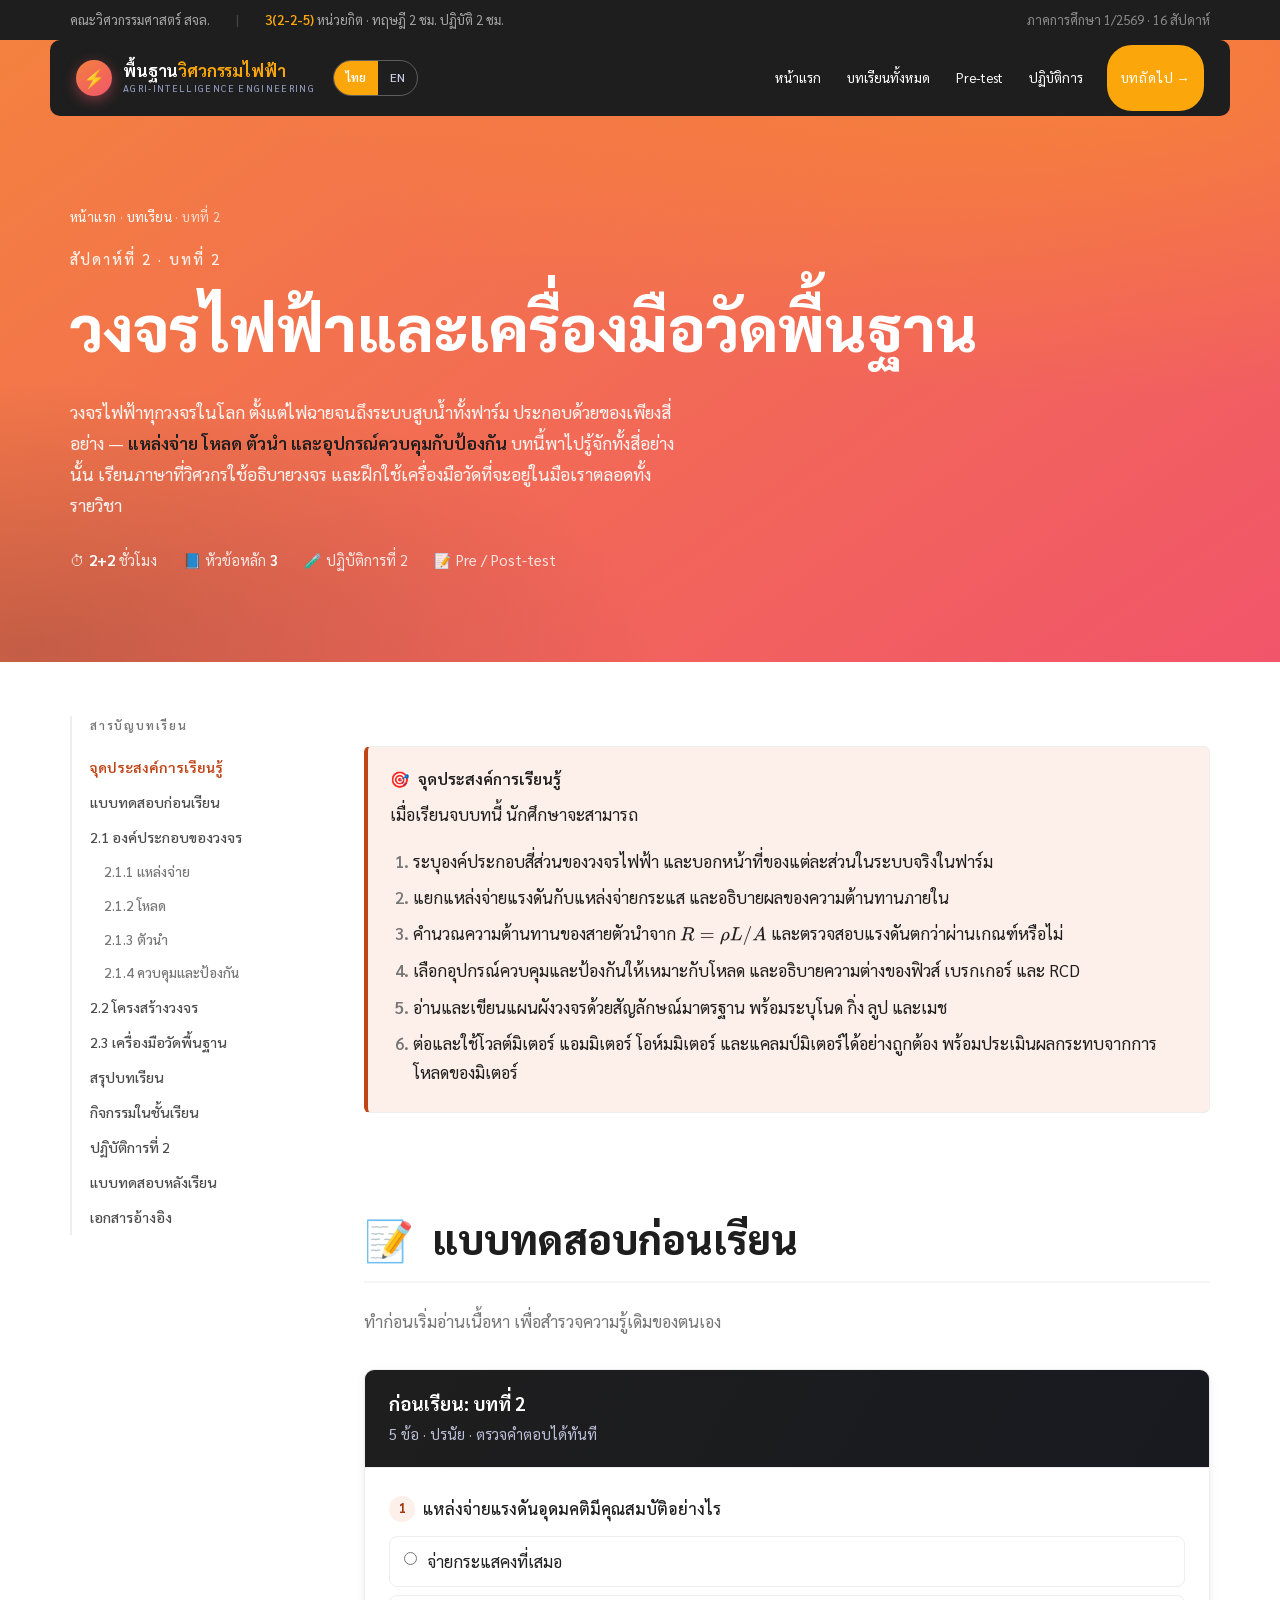
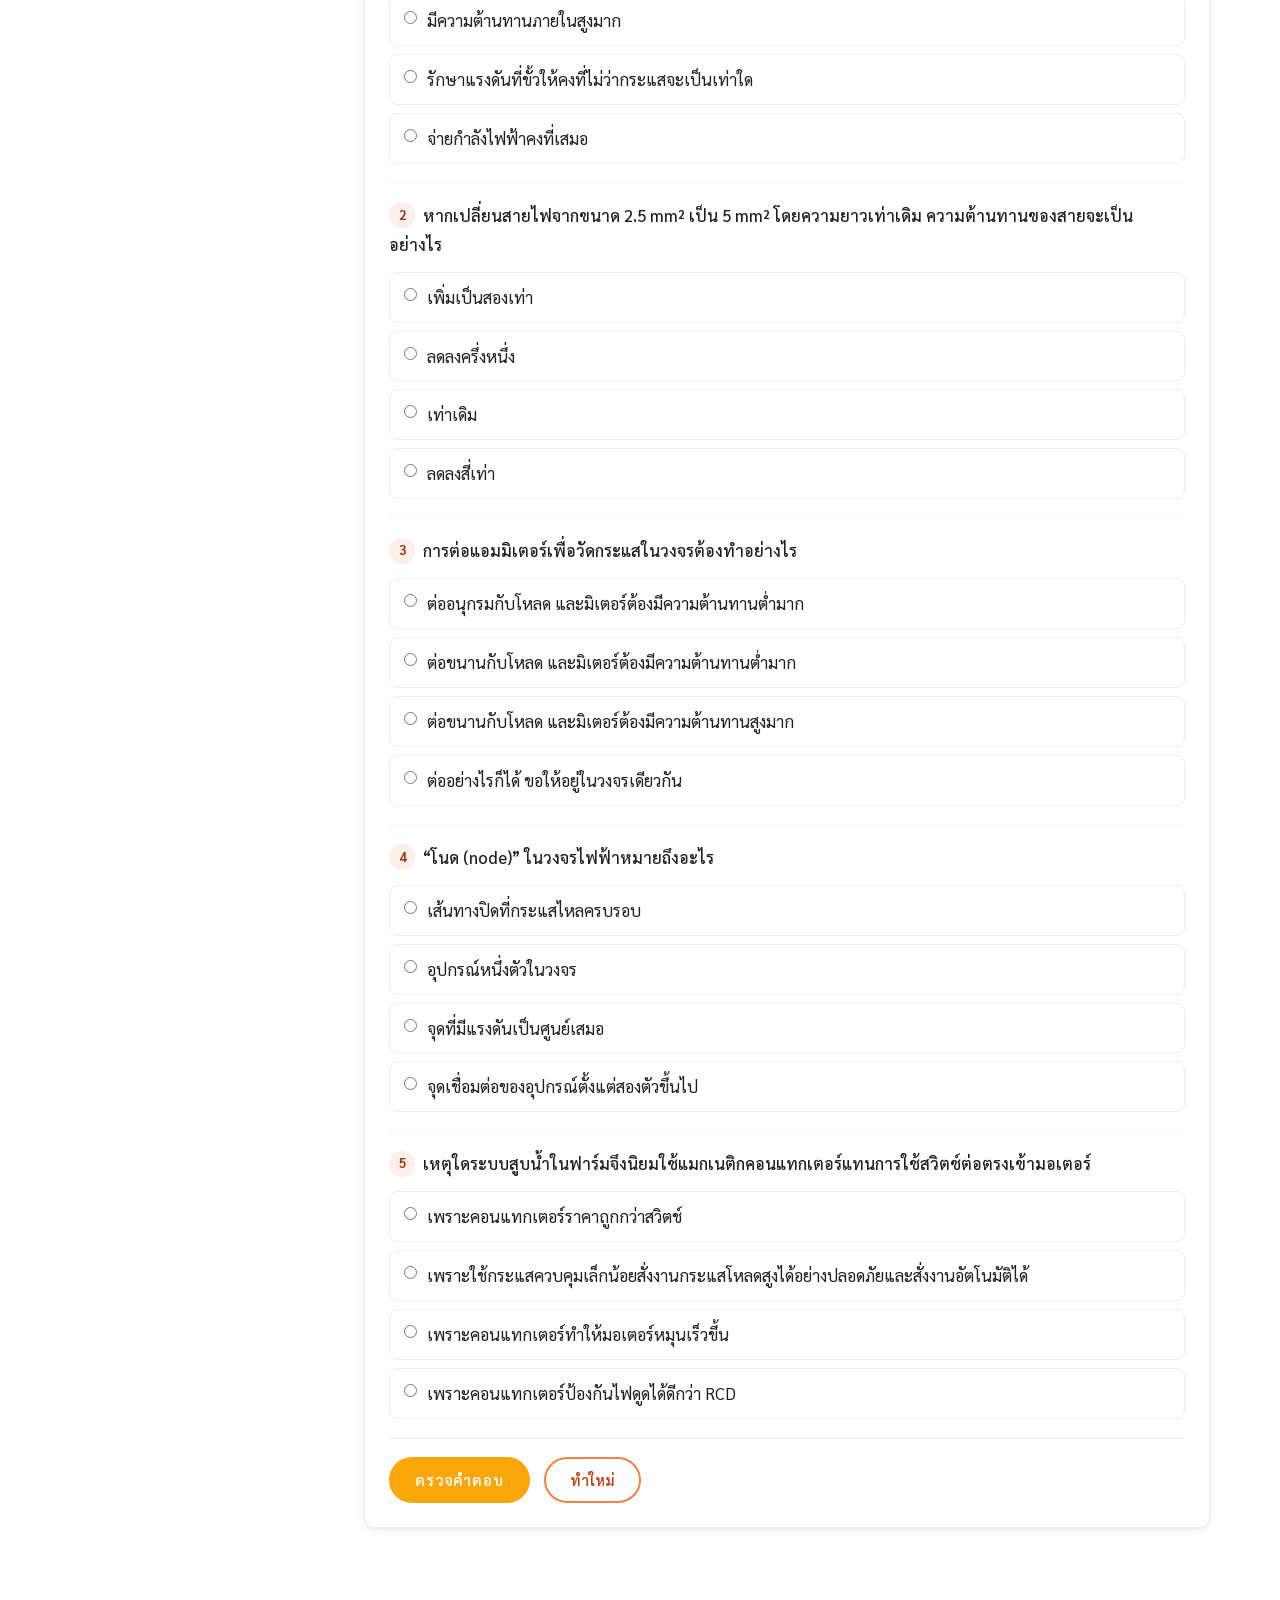
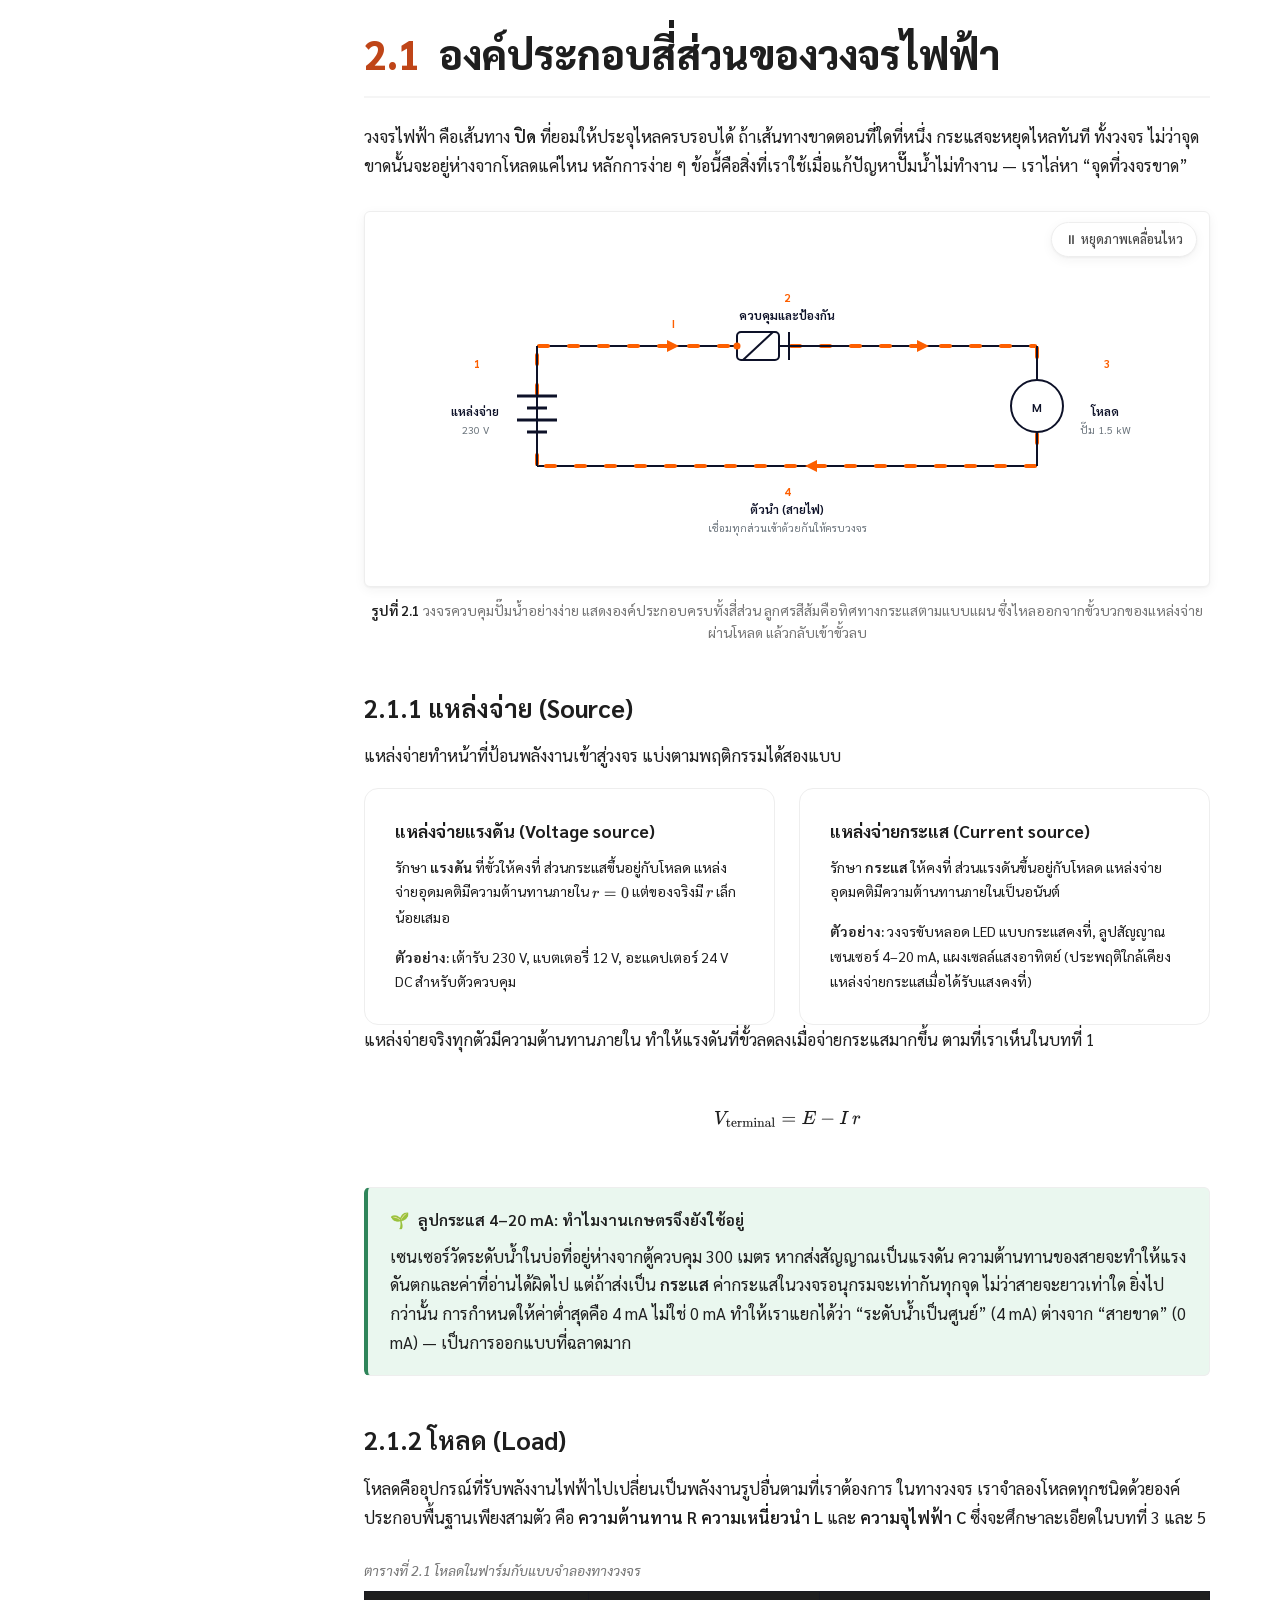
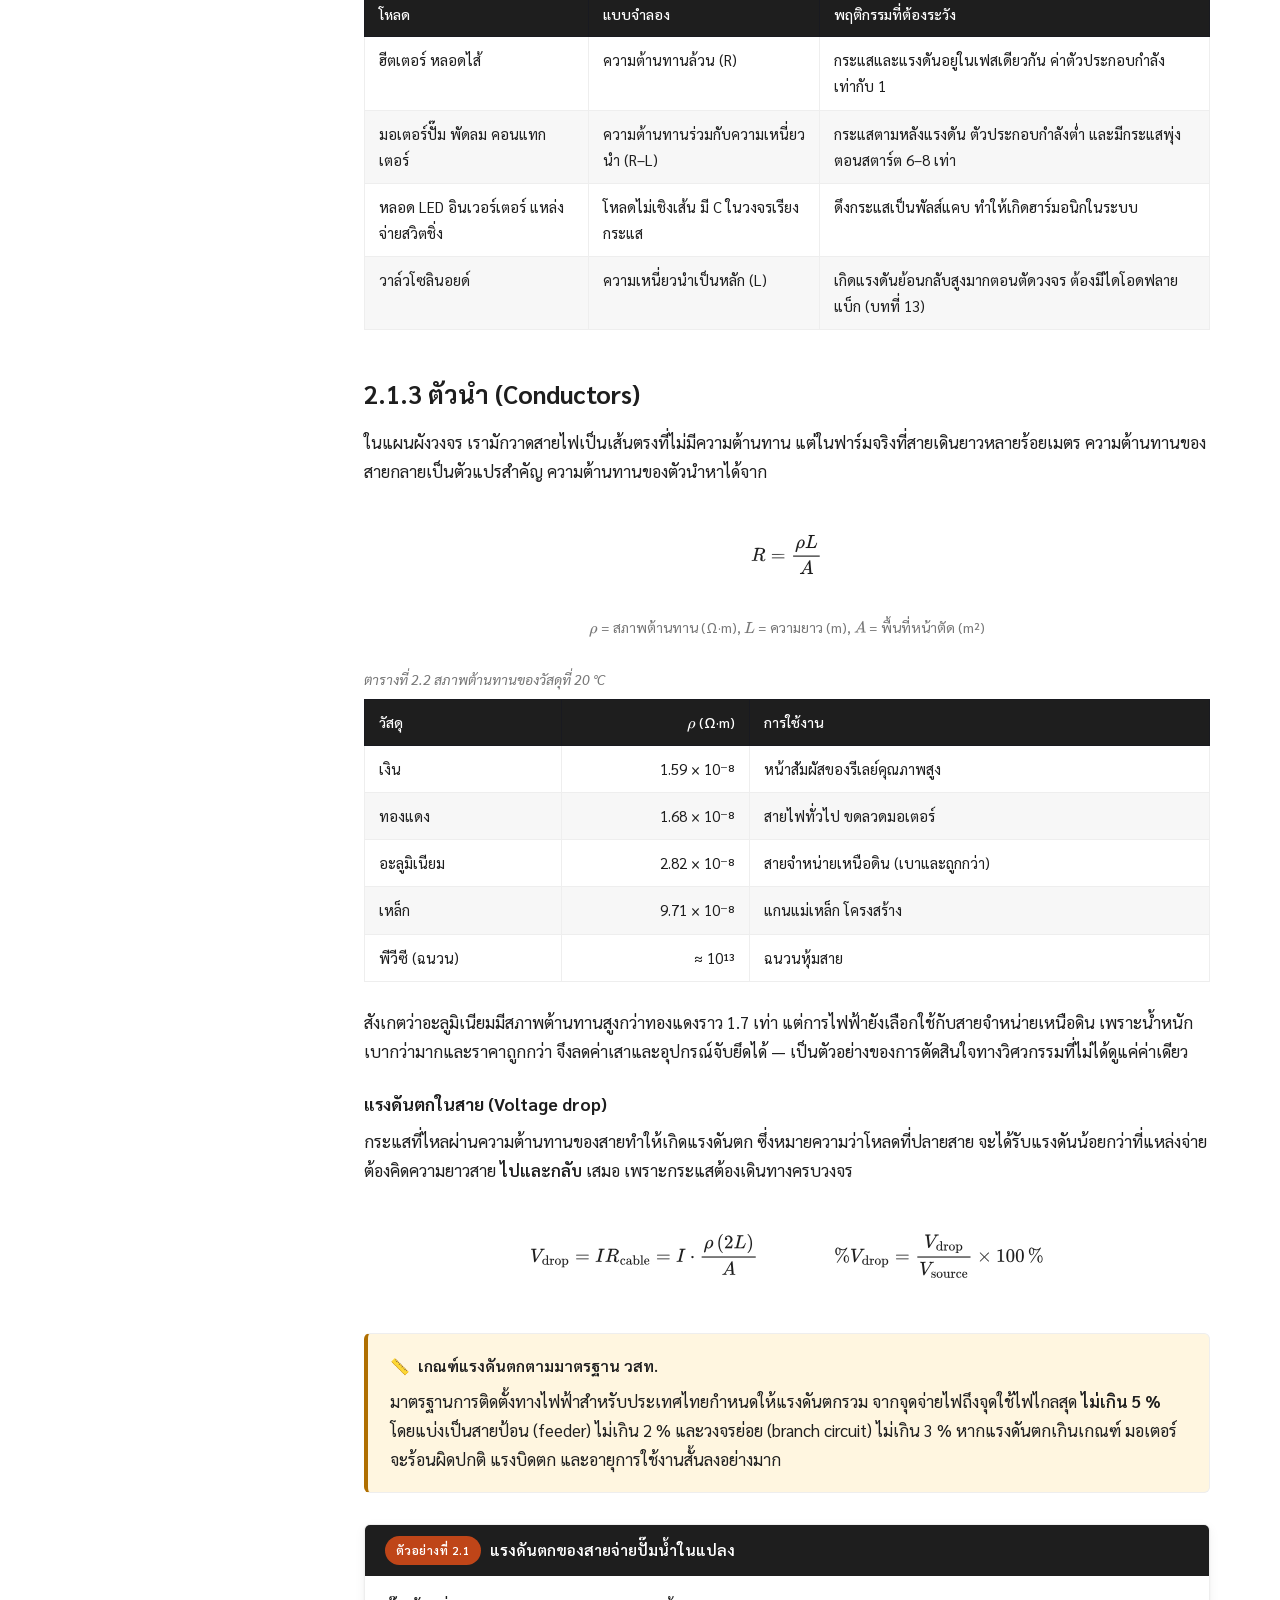
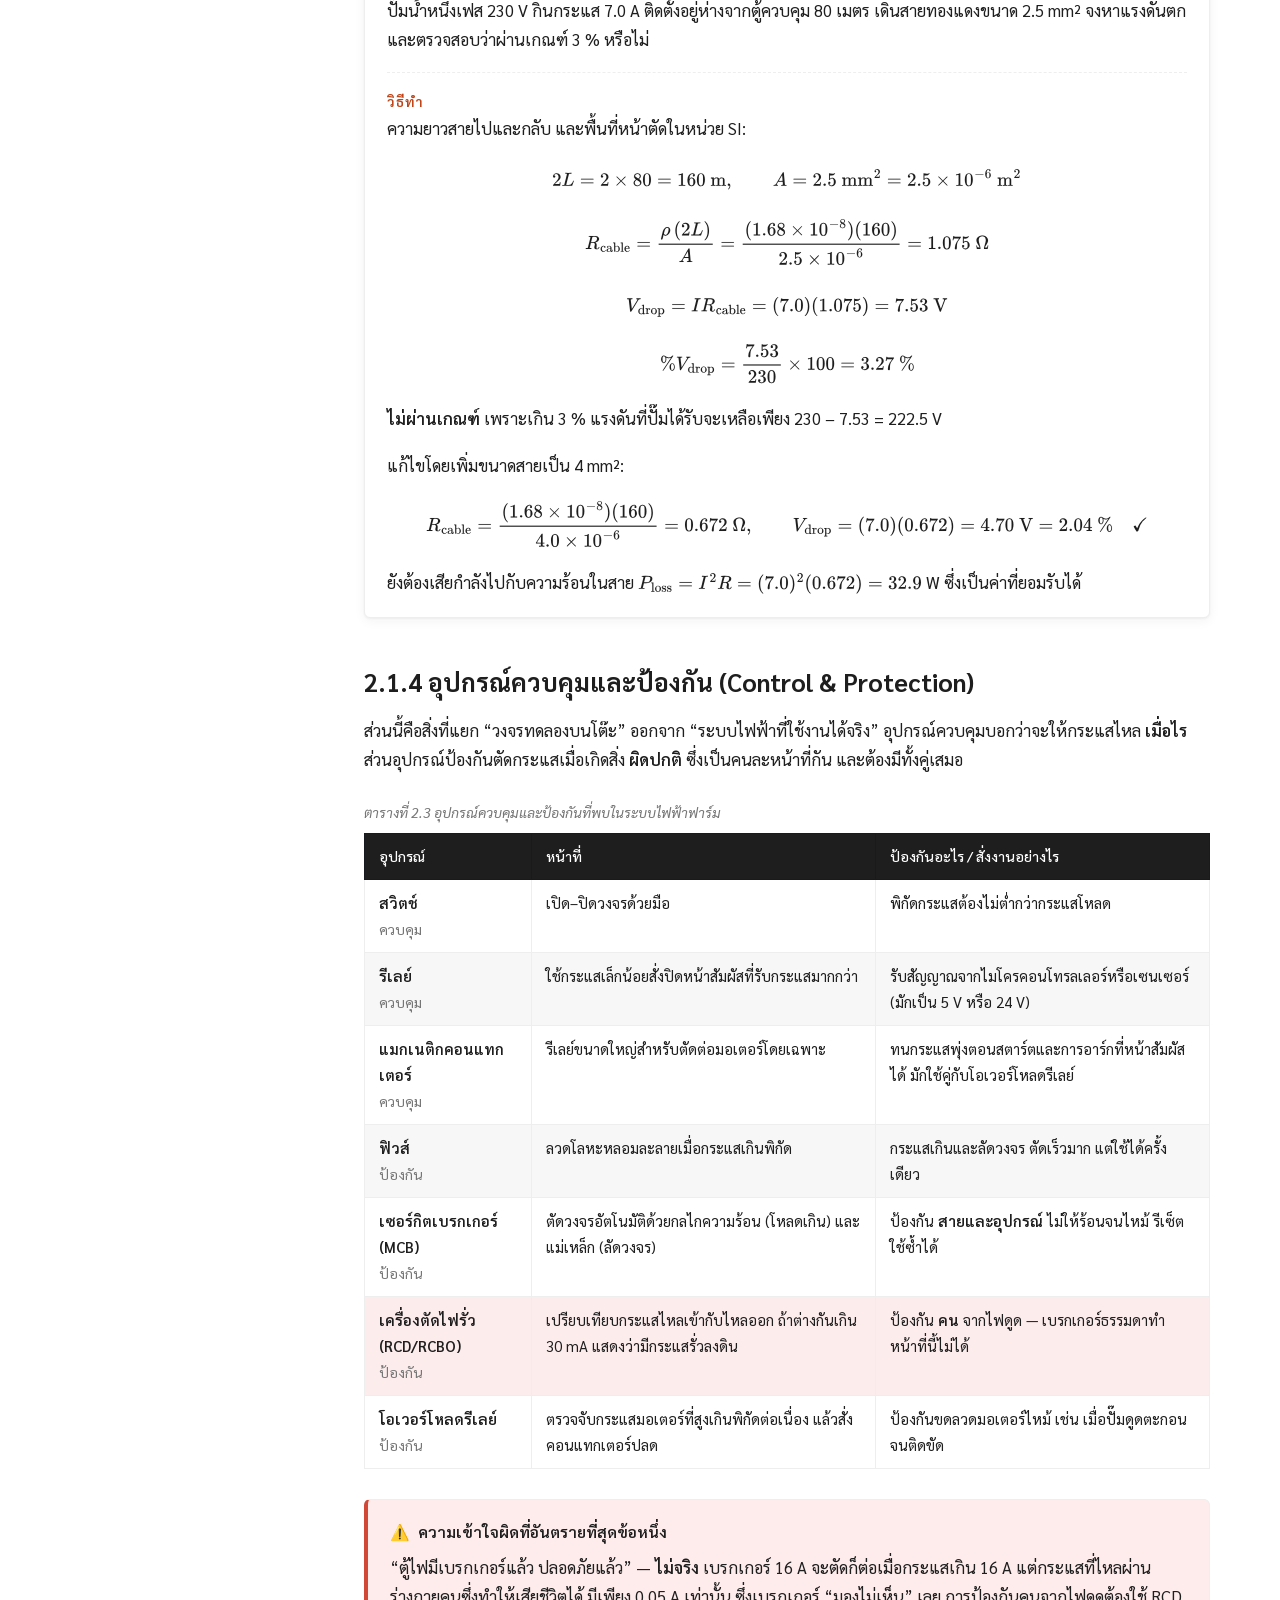
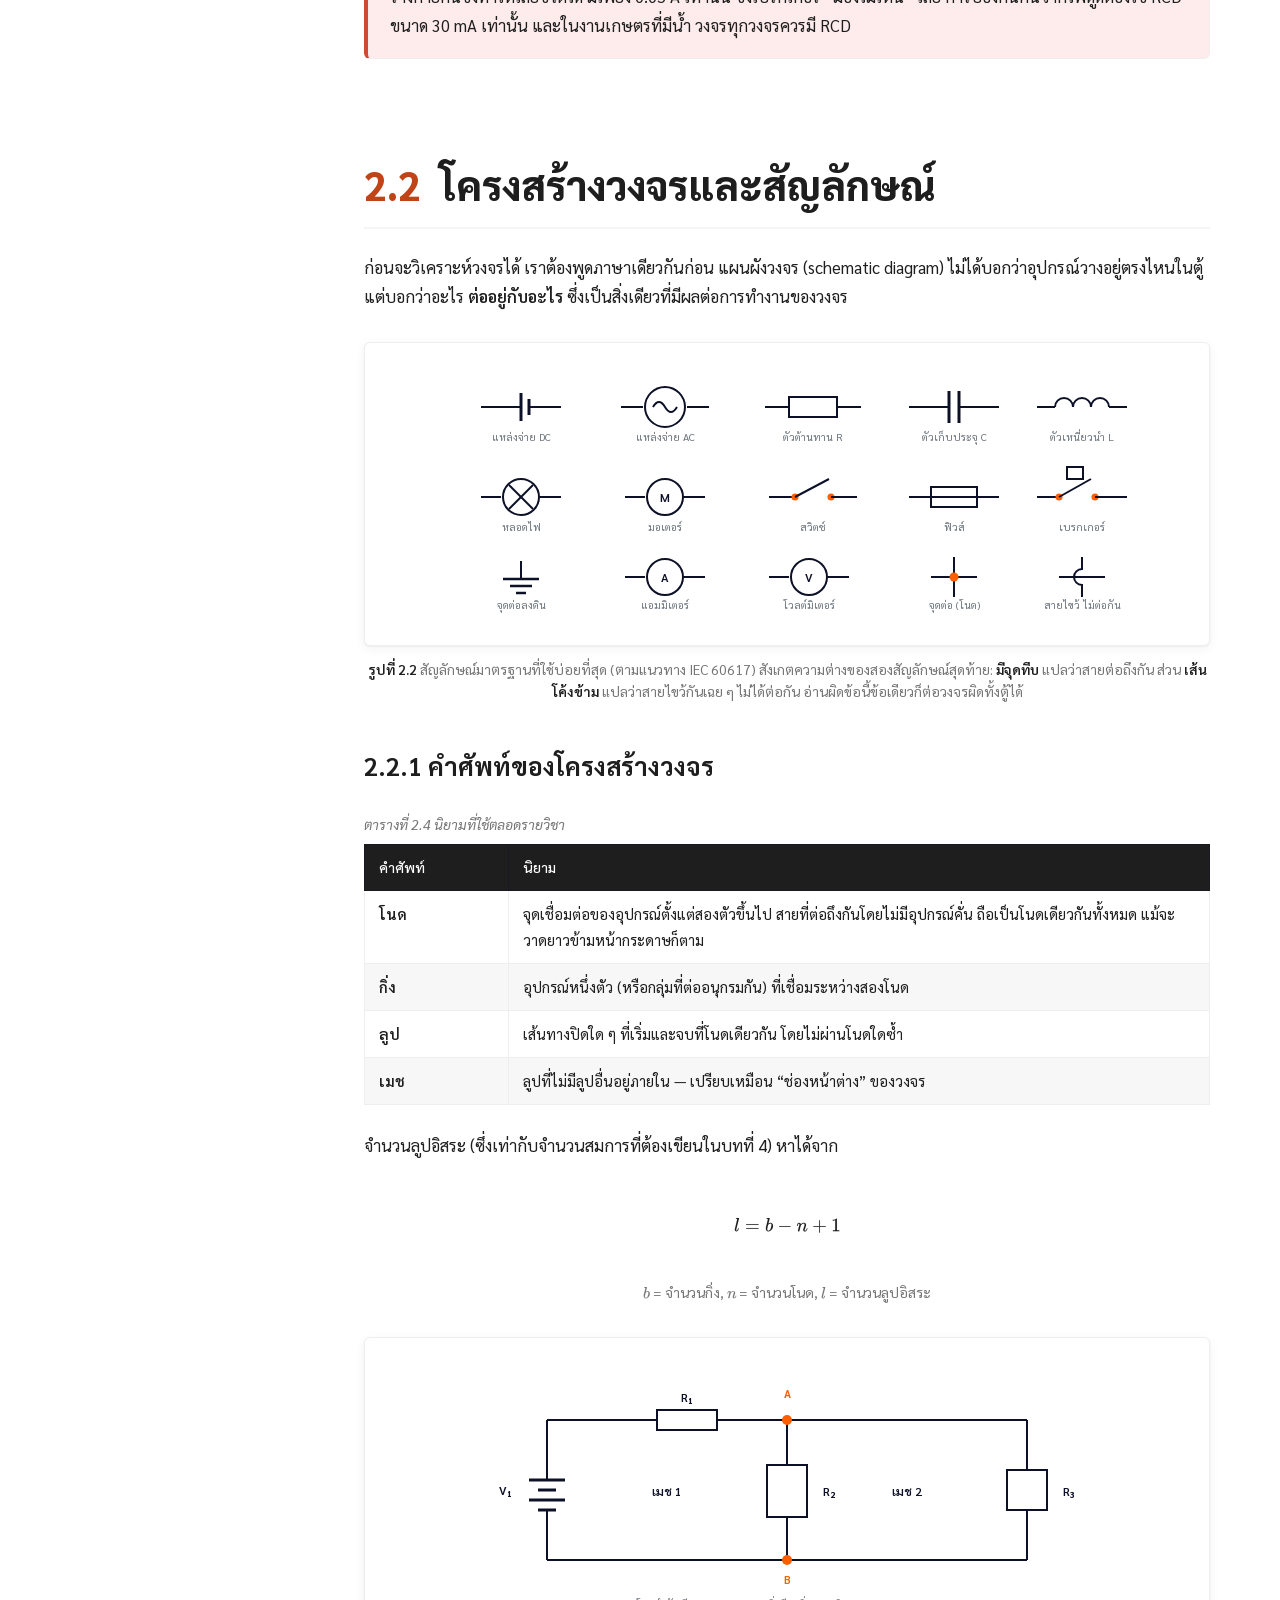
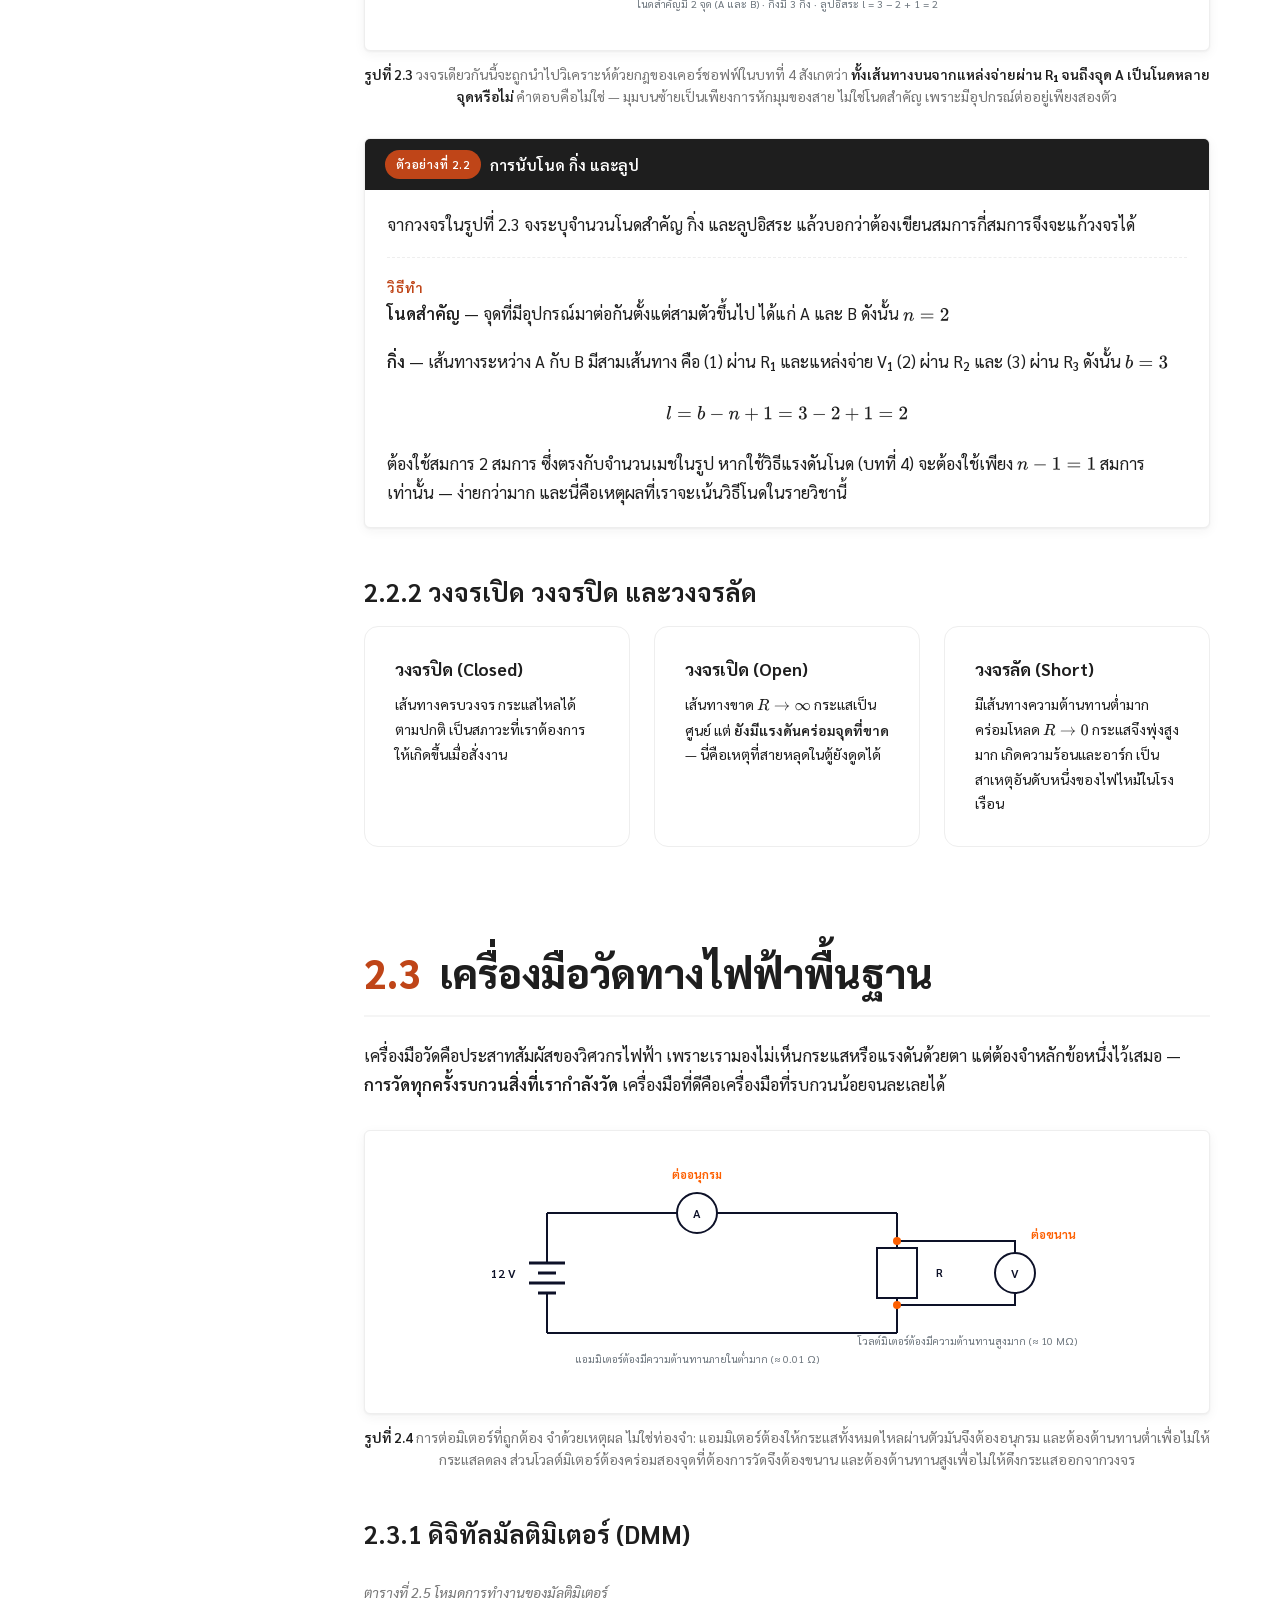
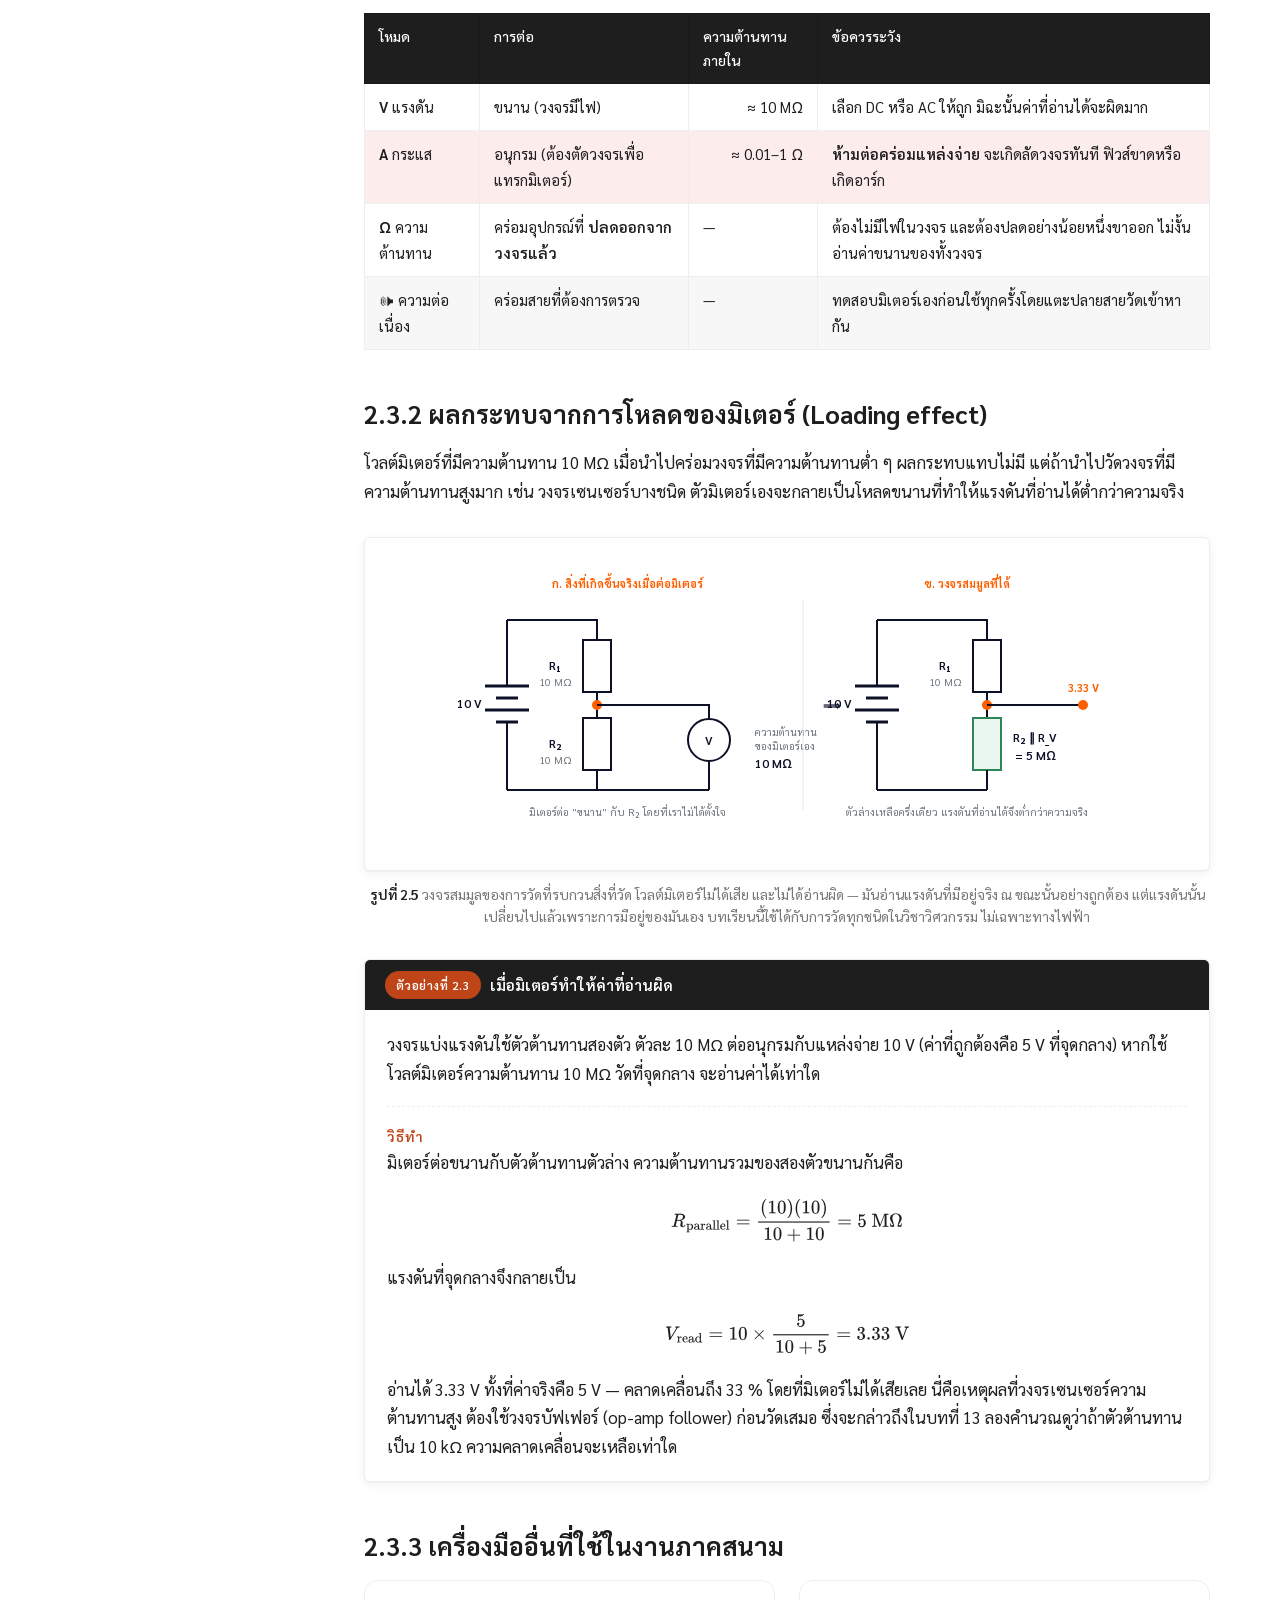
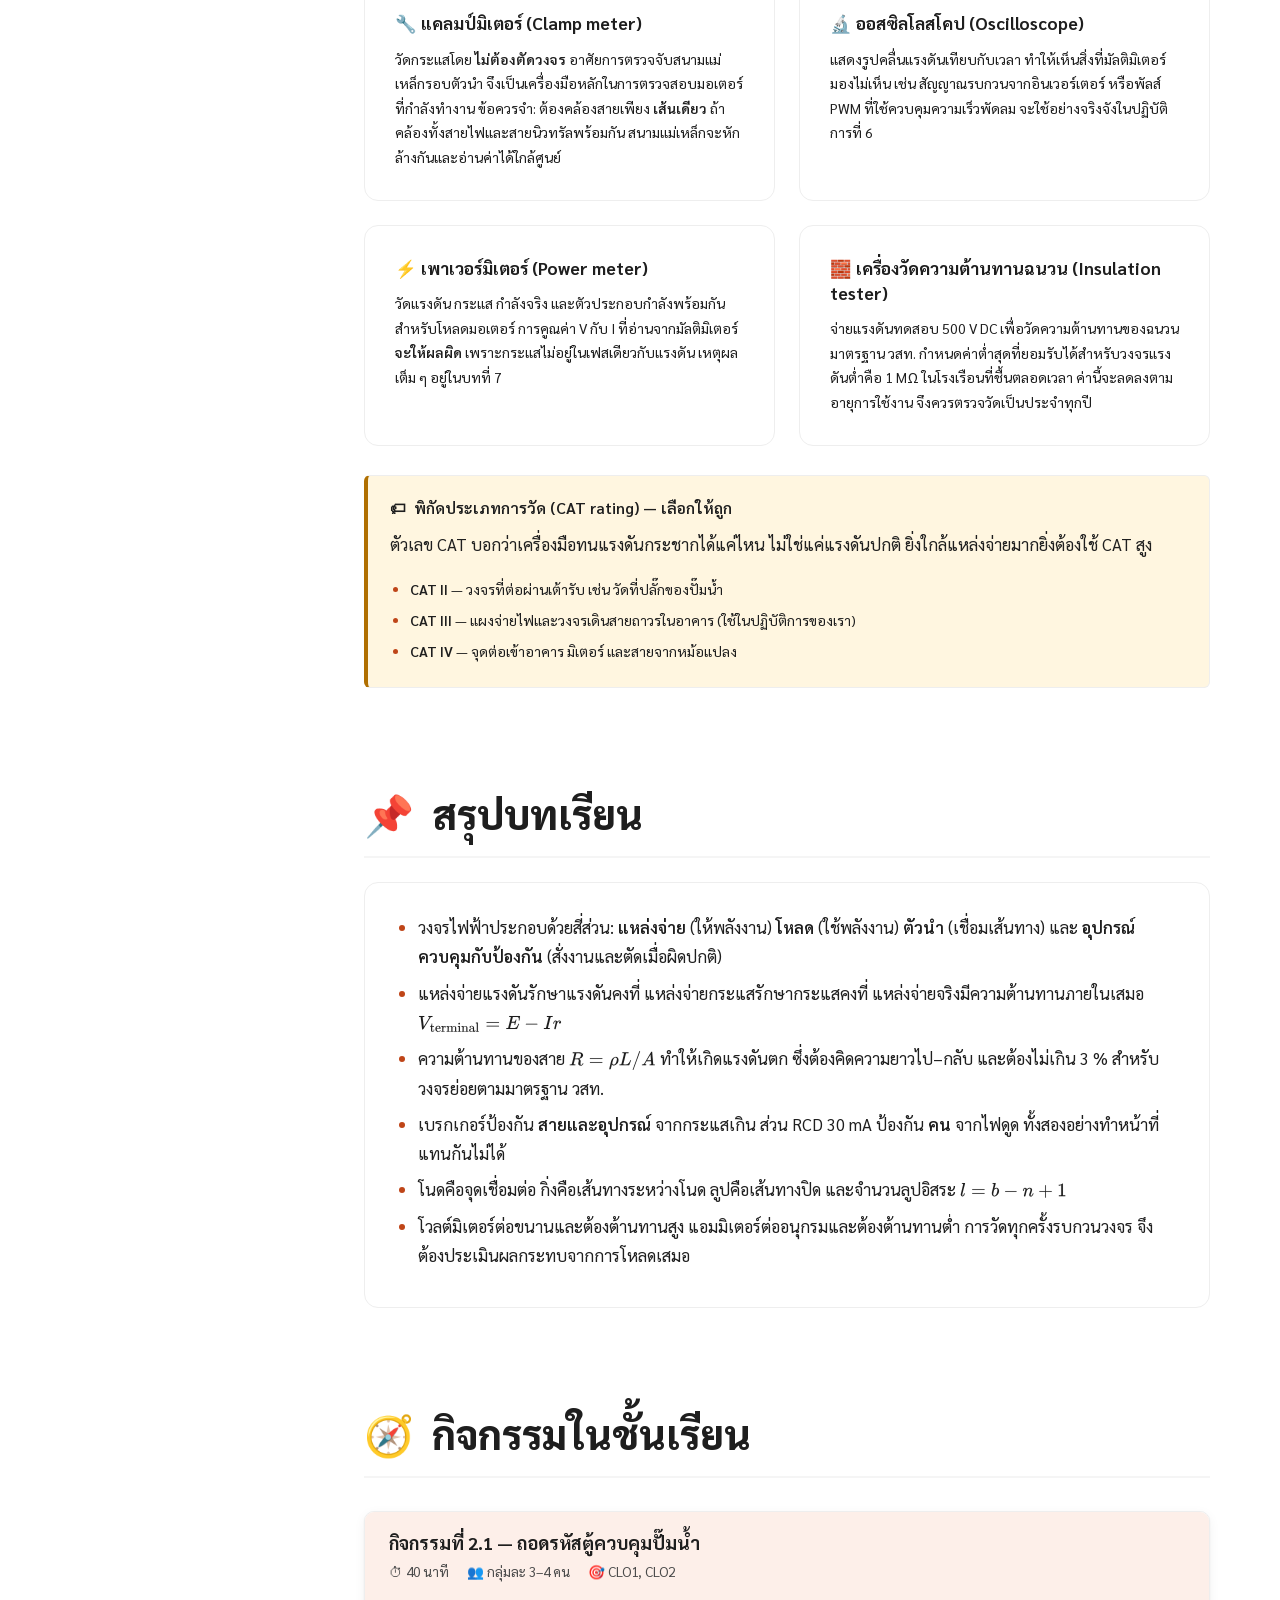
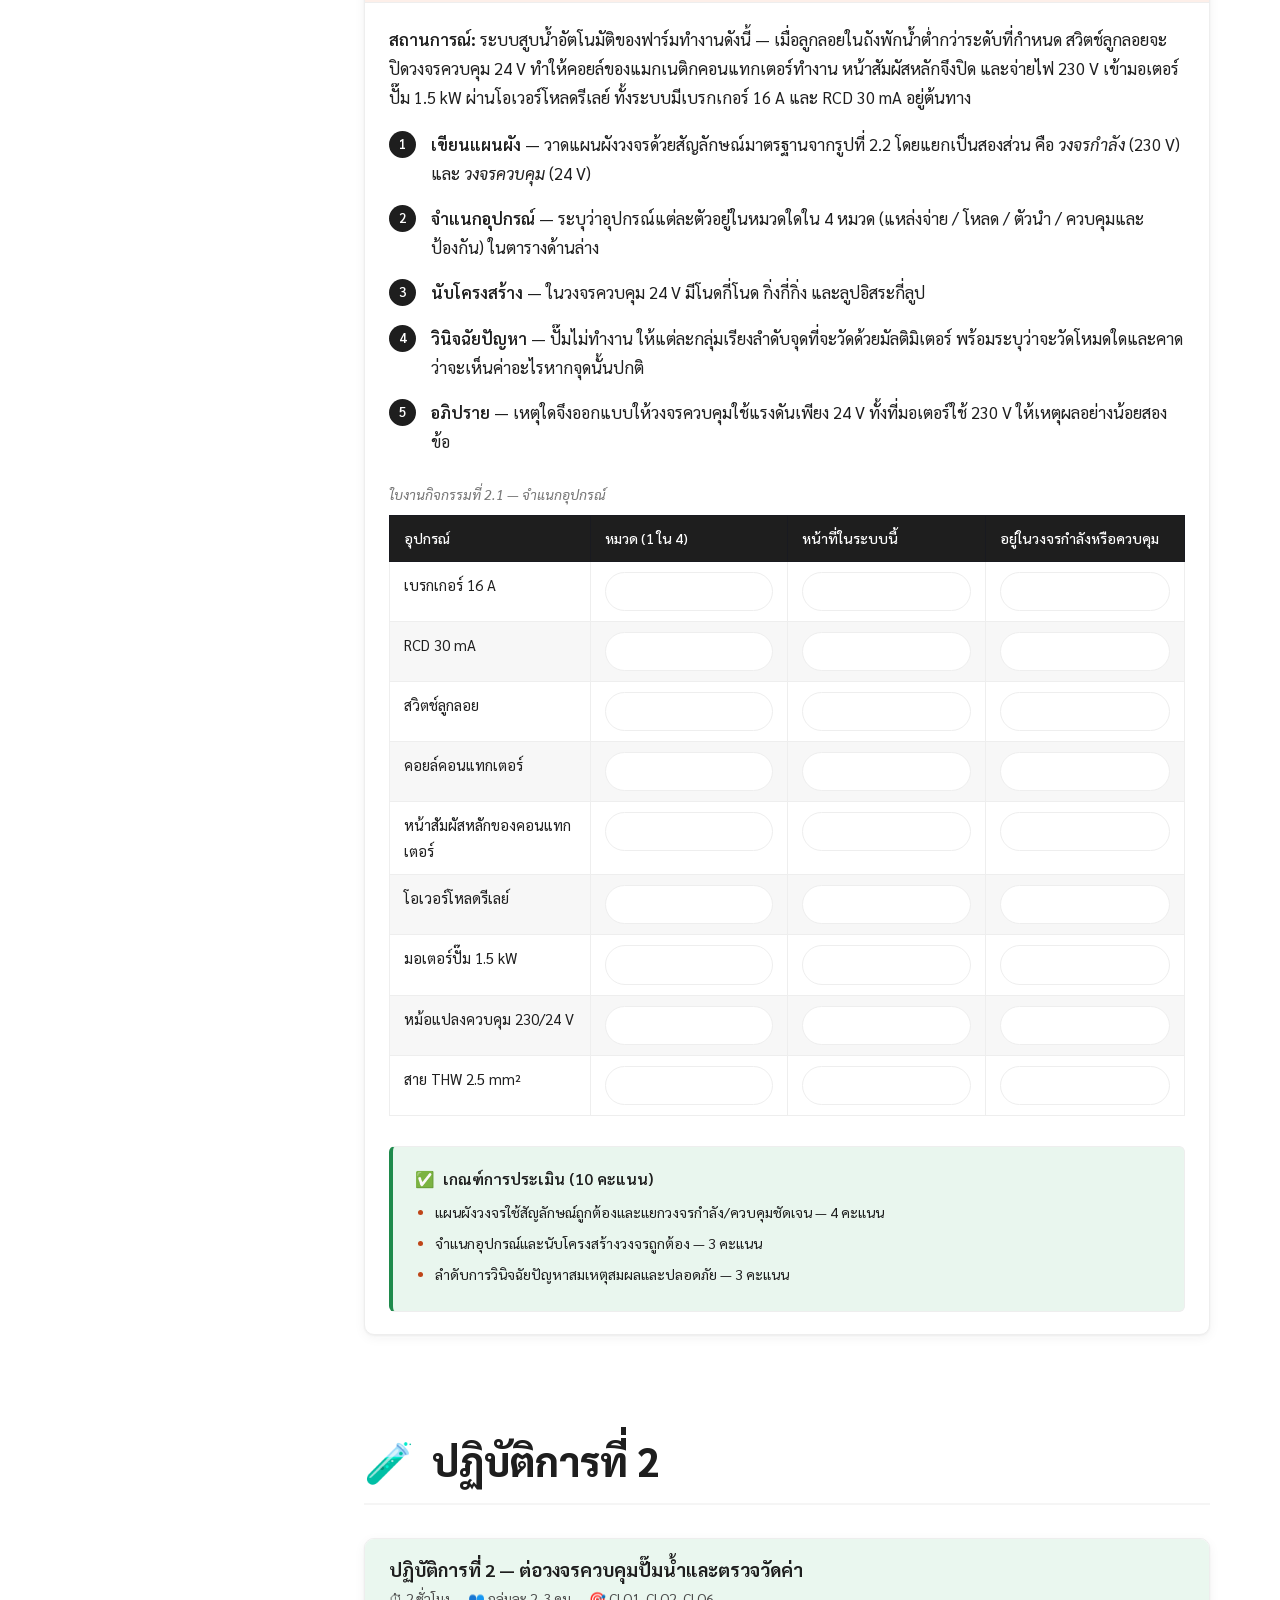
<file: chapters/ch02.html>
<!DOCTYPE html>
<html lang="th">
<head>
<meta charset="UTF-8">
<meta name="viewport" content="width=device-width, initial-scale=1, viewport-fit=cover">
<title>บทที่ 2 วงจรไฟฟ้าและเครื่องมือวัดพื้นฐาน | Fundamental of Electrical Engineering</title>
<meta name="description" content="Chapter 2 — Circuit elements (source, load, conductors, control and protection), circuit topology, and basic electrical instruments.">
<meta name="author" content="Jedsada Saijai">
<link rel="preconnect" href="https://fonts.googleapis.com">
<link rel="preconnect" href="https://fonts.gstatic.com" crossorigin>
<link href="https://fonts.googleapis.com/css2?family=Poppins:wght@400;500;600;700;800&family=Sarabun:wght@400;500;600;700&display=swap" rel="stylesheet">
<link rel="stylesheet" href="../assets/css/style.css">
<link rel="icon" href="data:image/svg+xml,<svg xmlns='http://www.w3.org/2000/svg' viewBox='0 0 100 100'><text y='.9em' font-size='90'>⚡</text></svg>">
<script>
  try {
    var l = localStorage.getItem('fee.lang');
    if (l === 'en' || l === 'th') document.documentElement.setAttribute('lang', l);
  } catch (e) {}
</script>
<script src="../assets/js/mathjax-config.js"></script>
<script defer src="../assets/vendor/mathjax/tex-svg.js"></script>
<style>
  .sys-fig text { font-family: var(--font-sans); }
  .sys-fig .lbl { font-size: 12px; font-weight: 600; fill: #0d1128; }
  .sys-fig .sub { font-size: 10.5px; fill: #6c757d; }
  .sys-fig .cap { font-size: 11px; font-weight: 700; fill: #fd5f00; }
  .sys-fig .wire { stroke: #0d1128; stroke-width: 2; fill: none; }
  .sys-fig .sym  { stroke: #0d1128; stroke-width: 2; fill: #fff; }
  .sys-fig .node { fill: #fd5f00; }

  /* Marching dashes show which way the current goes. Paused, the overlay is
     simply a dashed orange line along the loop, so the figure still reads. */
  @keyframes fee-march { to { stroke-dashoffset: -30; } }
  .sys-fig .flow-path {
    stroke: #fd5f00;
    stroke-width: 4;
    fill: none;
    stroke-linecap: round;
    stroke-dasharray: 9 21;
    animation: fee-march 1.1s linear infinite;
  }
</style>
</head>
<body data-chapter="ch02">

<!-- ============================================================ TOP BAR -->
<div class="topbar">
  <div class="topbar-inner">
    <span><span class="th">คณะวิศวกรรมศาสตร์ สจล.</span><span class="en">School of Engineering, KMITL</span></span>
    <span class="sep">|</span>
    <span><b>3(2-2-5)</b>&nbsp;<span class="th">หน่วยกิต · ทฤษฎี 2 ชม. ปฏิบัติ 2 ชม.</span><span class="en">credits · 2 h lecture, 2 h lab</span></span>
    <span class="right"><span class="th">ภาคการศึกษา 1/2569 · 16 สัปดาห์</span><span class="en">Semester 1/2026 · 16 weeks</span></span>
  </div>
</div>

<!-- ======================================================== NAVIGATION -->
<nav class="nav">
  <div class="nav-inner">
    <a class="brand" href="../index.html">
      <span class="brand-mark">⚡</span>
      <span class="brand-text"><span class="th">พื้นฐาน<span class="hi">วิศวกรรมไฟฟ้า</span></span><span class="en">Fundamental of <span class="hi">Electrical Engineering</span></span><small>Agri-Intelligence Engineering</small></span>
    </a>
    <div class="lang-switch" role="group" aria-label="Language">
      <button type="button" data-lang="th" aria-pressed="true">ไทย</button>
      <button type="button" data-lang="en" aria-pressed="false">EN</button>
    </div>
    <button class="nav-toggle" type="button" aria-expanded="false" aria-controls="nav-links" aria-label="Menu">☰</button>
    <ul class="nav-links" id="nav-links">
      <li><a href="../index.html"><span class="th">หน้าแรก</span><span class="en">Home</span></a></li>
      <li><a href="../index.html#chapters"><span class="th">บทเรียนทั้งหมด</span><span class="en">All chapters</span></a></li>
      <li><a href="#pretest"><span class="th">Pre-test</span><span class="en">Pre-test</span></a></li>
      <li><a href="#lab"><span class="th">ปฏิบัติการ</span><span class="en">Laboratory</span></a></li>
      <li><a href="ch03.html" class="btn btn-primary btn-sm" style="color:#fff">
        <span class="th">บทถัดไป</span><span class="en">Next</span> →</a></li>
    </ul>
  </div>
</nav>

<!-- =============================================================== HERO -->
<header class="hero">
  <div class="container">
    <div class="breadcrumb">
      <a href="../index.html"><span class="th">หน้าแรก</span><span class="en">Home</span></a> ·
      <a href="../index.html#chapters"><span class="th">บทเรียน</span><span class="en">Chapters</span></a> ·
      <span class="th">บทที่ 2</span><span class="en">Chapter 2</span>
    </div>
    <span class="eyebrow"><span class="th">สัปดาห์ที่ 2 · บทที่ 2</span><span class="en">Week 2 · Chapter 2</span></span>
    <h1><span class="th">วงจรไฟฟ้าและเครื่องมือวัดพื้นฐาน</span>
        <span class="en">Electrical Circuits and Basic Instruments</span></h1>
    <p class="lead">
      <span class="th">วงจรไฟฟ้าทุกวงจรในโลก ตั้งแต่ไฟฉายจนถึงระบบสูบน้ำทั้งฟาร์ม
        ประกอบด้วยของเพียงสี่อย่าง — <b>แหล่งจ่าย โหลด ตัวนำ และอุปกรณ์ควบคุมกับป้องกัน</b>
        บทนี้พาไปรู้จักทั้งสี่อย่างนั้น เรียนภาษาที่วิศวกรใช้อธิบายวงจร
        และฝึกใช้เครื่องมือวัดที่จะอยู่ในมือเราตลอดทั้งรายวิชา</span>
      <span class="en">Every electrical circuit in the world, from a torch to a whole farm's pumping system,
        is built from just four things — <b>a source, a load, conductors, and control and protection</b>.
        This chapter introduces all four, teaches the language engineers use to describe a circuit, and
        puts into your hands the instruments you will use for the rest of the course.</span>
    </p>
    <div class="hero-meta">
      <span>⏱ <strong>2+2</strong> <span class="th">ชั่วโมง</span><span class="en">hours</span></span>
      <span>📘 <span class="th">หัวข้อหลัก</span><span class="en">Main topics</span> <strong>3</strong></span>
      <span>🧪 <span class="th">ปฏิบัติการที่ 2</span><span class="en">Laboratory 2</span></span>
      <span>📝 <span class="th">Pre / Post-test</span><span class="en">Pre / post-test</span></span>
    </div>
  </div>
</header>

<div class="container">
<div class="chapter-layout">

  <!-- ============================================================= TOC -->
  <aside class="toc">
    <div class="toc-title"><span class="th">สารบัญบทเรียน</span><span class="en">On this page</span></div>
    <ul>
      <li><a href="#objectives"><span class="th">จุดประสงค์การเรียนรู้</span><span class="en">Objectives</span></a></li>
      <li><a href="#pretest"><span class="th">แบบทดสอบก่อนเรียน</span><span class="en">Pre-test</span></a></li>
      <li><a href="#s1"><span class="th">2.1 องค์ประกอบของวงจร</span><span class="en">2.1 Circuit elements</span></a></li>
      <li class="toc-sub"><a href="#s1-1"><span class="th">2.1.1 แหล่งจ่าย</span><span class="en">2.1.1 Sources</span></a></li>
      <li class="toc-sub"><a href="#s1-2"><span class="th">2.1.2 โหลด</span><span class="en">2.1.2 Loads</span></a></li>
      <li class="toc-sub"><a href="#s1-3"><span class="th">2.1.3 ตัวนำ</span><span class="en">2.1.3 Conductors</span></a></li>
      <li class="toc-sub"><a href="#s1-4"><span class="th">2.1.4 ควบคุมและป้องกัน</span><span class="en">2.1.4 Control &amp; protection</span></a></li>
      <li><a href="#s2"><span class="th">2.2 โครงสร้างวงจร</span><span class="en">2.2 Circuit topology</span></a></li>
      <li><a href="#s3"><span class="th">2.3 เครื่องมือวัดพื้นฐาน</span><span class="en">2.3 Basic instruments</span></a></li>
      <li><a href="#summary"><span class="th">สรุปบทเรียน</span><span class="en">Summary</span></a></li>
      <li><a href="#activity"><span class="th">กิจกรรมในชั้นเรียน</span><span class="en">Class activity</span></a></li>
      <li><a href="#lab"><span class="th">ปฏิบัติการที่ 2</span><span class="en">Laboratory 2</span></a></li>
      <li><a href="#posttest"><span class="th">แบบทดสอบหลังเรียน</span><span class="en">Post-test</span></a></li>
      <li><a href="#refs"><span class="th">เอกสารอ้างอิง</span><span class="en">References</span></a></li>
    </ul>
  </aside>

  <!-- ==================================================== CHAPTER BODY -->
  <main class="chapter-body">

    <!-- ---------------------------------------------------- Objectives -->
    <section id="objectives">
      <div class="callout callout-objective">
        <div class="callout-title">🎯 <span class="th">จุดประสงค์การเรียนรู้</span>
          <span class="en">Learning objectives</span></div>
        <p><span class="th">เมื่อเรียนจบบทนี้ นักศึกษาจะสามารถ</span>
           <span class="en">After this chapter you will be able to:</span></p>
        <ol>
          <li><span class="th">ระบุองค์ประกอบสี่ส่วนของวงจรไฟฟ้า และบอกหน้าที่ของแต่ละส่วนในระบบจริงในฟาร์ม</span>
            <span class="en">identify the four parts of an electrical circuit and state what each does in a
            real farm system;</span></li>
          <li><span class="th">แยกแหล่งจ่ายแรงดันกับแหล่งจ่ายกระแส และอธิบายผลของความต้านทานภายใน</span>
            <span class="en">distinguish a voltage source from a current source and explain the effect of
            internal resistance;</span></li>
          <li><span class="th">คำนวณความต้านทานของสายตัวนำจาก \(R = \rho L / A\) และตรวจสอบแรงดันตกว่าผ่านเกณฑ์หรือไม่</span>
            <span class="en">compute conductor resistance from \(R = \rho L / A\) and check whether the
            voltage drop meets the limit;</span></li>
          <li><span class="th">เลือกอุปกรณ์ควบคุมและป้องกันให้เหมาะกับโหลด และอธิบายความต่างของฟิวส์ เบรกเกอร์ และ RCD</span>
            <span class="en">select control and protective devices to suit a load, and explain how a fuse,
            a breaker and an RCD differ;</span></li>
          <li><span class="th">อ่านและเขียนแผนผังวงจรด้วยสัญลักษณ์มาตรฐาน พร้อมระบุโนด กิ่ง ลูป และเมช</span>
            <span class="en">read and draw circuit diagrams with standard symbols, identifying nodes,
            branches, loops and meshes;</span></li>
          <li><span class="th">ต่อและใช้โวลต์มิเตอร์ แอมมิเตอร์ โอห์มมิเตอร์ และแคลมป์มิเตอร์ได้อย่างถูกต้อง
            พร้อมประเมินผลกระทบจากการโหลดของมิเตอร์</span>
            <span class="en">connect and use a voltmeter, ammeter, ohmmeter and clamp meter correctly, and
            assess the meter's loading effect.</span></li>
        </ol>
      </div>
    </section>

    <!-- ------------------------------------------------------ Pre-test -->
    <section id="pretest">
      <h2><span class="num">📝</span><span class="th">แบบทดสอบก่อนเรียน</span>
          <span class="en">Pre-test</span></h2>
      <p class="muted"><span class="th">ทำก่อนเริ่มอ่านเนื้อหา เพื่อสำรวจความรู้เดิมของตนเอง</span>
        <span class="en">Take this before reading, to see what you already know.</span></p>

      <section class="quiz" id="pretest-q" data-quiz="pre" data-chapter="ch02">
        <div class="quiz-head">
          <h3><span class="th">ก่อนเรียน: บทที่ 2</span><span class="en">Pre-test: Chapter 2</span></h3>
          <p><span class="th">5 ข้อ · ปรนัย · ตรวจคำตอบได้ทันที</span>
             <span class="en">5 multiple-choice questions · marked instantly</span></p>
        </div>
        <div class="quiz-body">

          <div class="q" data-answer="c"
               data-explain-th="แหล่งจ่ายแรงดันอุดมคติรักษาแรงดันที่ขั้วให้คงที่ไม่ว่าจะจ่ายกระแสเท่าใด ส่วนกระแสจะถูกกำหนดโดยโหลด (หัวข้อ 2.1.1)"
               data-explain-en="An ideal voltage source holds its terminal voltage constant whatever current flows; the current is set by the load (Section 2.1.1).">
            <div class="q-text"><span class="th">แหล่งจ่ายแรงดันอุดมคติมีคุณสมบัติอย่างไร</span>
              <span class="en">What characterises an ideal voltage source?</span></div>
            <div class="opts">
              <label class="opt" data-opt="a"><span><span class="th">จ่ายกระแสคงที่เสมอ</span><span class="en">It always delivers a constant current</span></span></label>
              <label class="opt" data-opt="b"><span><span class="th">มีความต้านทานภายในสูงมาก</span><span class="en">It has a very high internal resistance</span></span></label>
              <label class="opt" data-opt="c"><span><span class="th">รักษาแรงดันที่ขั้วให้คงที่ไม่ว่ากระแสจะเป็นเท่าใด</span><span class="en">It holds its terminal voltage constant at any current</span></span></label>
              <label class="opt" data-opt="d"><span><span class="th">จ่ายกำลังไฟฟ้าคงที่เสมอ</span><span class="en">It always delivers constant power</span></span></label>
            </div>
          </div>

          <div class="q" data-answer="b"
               data-explain-th="ความต้านทานของตัวนำ R = ρL/A แปรผกผันกับพื้นที่หน้าตัด ดังนั้นสายที่ใหญ่ขึ้นสองเท่าจะมีความต้านทานลดลงครึ่งหนึ่ง (หัวข้อ 2.1.3)"
               data-explain-en="Conductor resistance R = ρL/A is inversely proportional to cross-sectional area, so doubling the area halves the resistance (Section 2.1.3).">
            <div class="q-text"><span class="th">หากเปลี่ยนสายไฟจากขนาด 2.5 mm² เป็น 5 mm² โดยความยาวเท่าเดิม ความต้านทานของสายจะเป็นอย่างไร</span>
              <span class="en">If a cable is changed from 2.5 mm² to 5 mm² over the same length, its resistance:</span></div>
            <div class="opts">
              <label class="opt" data-opt="a"><span><span class="th">เพิ่มเป็นสองเท่า</span><span class="en">doubles</span></span></label>
              <label class="opt" data-opt="b"><span><span class="th">ลดลงครึ่งหนึ่ง</span><span class="en">halves</span></span></label>
              <label class="opt" data-opt="c"><span><span class="th">เท่าเดิม</span><span class="en">stays the same</span></span></label>
              <label class="opt" data-opt="d"><span><span class="th">ลดลงสี่เท่า</span><span class="en">falls to one quarter</span></span></label>
            </div>
          </div>

          <div class="q" data-answer="a"
               data-explain-th="แอมมิเตอร์ต้องต่ออนุกรมเพื่อให้กระแสทั้งหมดไหลผ่านตัวมิเตอร์ และต้องมีความต้านทานภายในต่ำมากเพื่อไม่รบกวนวงจร (หัวข้อ 2.3)"
               data-explain-en="An ammeter must be in series so the whole current passes through it, and must have a very low internal resistance so as not to disturb the circuit (Section 2.3).">
            <div class="q-text"><span class="th">การต่อแอมมิเตอร์เพื่อวัดกระแสในวงจรต้องทำอย่างไร</span>
              <span class="en">How is an ammeter connected to measure current?</span></div>
            <div class="opts">
              <label class="opt" data-opt="a"><span><span class="th">ต่ออนุกรมกับโหลด และมิเตอร์ต้องมีความต้านทานต่ำมาก</span><span class="en">In series with the load, with a very low internal resistance</span></span></label>
              <label class="opt" data-opt="b"><span><span class="th">ต่อขนานกับโหลด และมิเตอร์ต้องมีความต้านทานต่ำมาก</span><span class="en">In parallel with the load, with a very low internal resistance</span></span></label>
              <label class="opt" data-opt="c"><span><span class="th">ต่อขนานกับโหลด และมิเตอร์ต้องมีความต้านทานสูงมาก</span><span class="en">In parallel with the load, with a very high internal resistance</span></span></label>
              <label class="opt" data-opt="d"><span><span class="th">ต่ออย่างไรก็ได้ ขอให้อยู่ในวงจรเดียวกัน</span><span class="en">Any way, as long as it is in the same circuit</span></span></label>
            </div>
          </div>

          <div class="q" data-answer="d"
               data-explain-th="โนด (node) คือจุดที่อุปกรณ์ตั้งแต่สองตัวขึ้นไปมาต่อกัน สายไฟที่ต่อกันโดยไม่มีอุปกรณ์คั่นถือเป็นโนดเดียวกันทั้งเส้น (หัวข้อ 2.2)"
               data-explain-en="A node is a point where two or more elements join; a length of wire with no element in it is all one node (Section 2.2).">
            <div class="q-text"><span class="th">“โนด (node)” ในวงจรไฟฟ้าหมายถึงอะไร</span>
              <span class="en">What is a node in a circuit?</span></div>
            <div class="opts">
              <label class="opt" data-opt="a"><span><span class="th">เส้นทางปิดที่กระแสไหลครบรอบ</span><span class="en">A closed path around which current flows</span></span></label>
              <label class="opt" data-opt="b"><span><span class="th">อุปกรณ์หนึ่งตัวในวงจร</span><span class="en">A single element in the circuit</span></span></label>
              <label class="opt" data-opt="c"><span><span class="th">จุดที่มีแรงดันเป็นศูนย์เสมอ</span><span class="en">A point whose voltage is always zero</span></span></label>
              <label class="opt" data-opt="d"><span><span class="th">จุดเชื่อมต่อของอุปกรณ์ตั้งแต่สองตัวขึ้นไป</span><span class="en">A junction of two or more elements</span></span></label>
            </div>
          </div>

          <div class="q" data-answer="b"
               data-explain-th="แมกเนติกคอนแทกเตอร์ใช้กระแสเล็กน้อยจากวงจรควบคุมไปสร้างสนามแม่เหล็กดึงหน้าสัมผัสให้ปิด ทำให้สวิตช์เล็ก ๆ หรือสัญญาณจากตัวควบคุมสั่งงานมอเตอร์กำลังสูงได้อย่างปลอดภัย (หัวข้อ 2.1.4)"
               data-explain-en="A contactor uses a small control current to energise a coil that pulls the main contacts closed, so a small switch or a controller output can safely operate a large motor (Section 2.1.4).">
            <div class="q-text"><span class="th">เหตุใดระบบสูบน้ำในฟาร์มจึงนิยมใช้แมกเนติกคอนแทกเตอร์แทนการใช้สวิตช์ต่อตรงเข้ามอเตอร์</span>
              <span class="en">Why do farm pumping systems use a magnetic contactor rather than wiring a switch straight to the motor?</span></div>
            <div class="opts">
              <label class="opt" data-opt="a"><span><span class="th">เพราะคอนแทกเตอร์ราคาถูกกว่าสวิตช์</span><span class="en">Because a contactor is cheaper than a switch</span></span></label>
              <label class="opt" data-opt="b"><span><span class="th">เพราะใช้กระแสควบคุมเล็กน้อยสั่งงานกระแสโหลดสูงได้อย่างปลอดภัยและสั่งงานอัตโนมัติได้</span><span class="en">Because a small control current can safely switch a large load current, and can be automated</span></span></label>
              <label class="opt" data-opt="c"><span><span class="th">เพราะคอนแทกเตอร์ทำให้มอเตอร์หมุนเร็วขึ้น</span><span class="en">Because a contactor makes the motor run faster</span></span></label>
              <label class="opt" data-opt="d"><span><span class="th">เพราะคอนแทกเตอร์ป้องกันไฟดูดได้ดีกว่า RCD</span><span class="en">Because a contactor protects against shock better than an RCD</span></span></label>
            </div>
          </div>

        </div>
      </section>
    </section>

    <!-- =============================================== 2.1 -->
    <section id="s1">
      <h2><span class="num">2.1</span><span class="th">องค์ประกอบสี่ส่วนของวงจรไฟฟ้า</span>
          <span class="en">The four parts of an electrical circuit</span></h2>

      <p><span class="th">วงจรไฟฟ้า คือเส้นทาง <b>ปิด</b> ที่ยอมให้ประจุไหลครบรอบได้
        ถ้าเส้นทางขาดตอนที่ใดที่หนึ่ง กระแสจะหยุดไหลทันที ทั้งวงจร ไม่ว่าจุดขาดนั้นจะอยู่ห่างจากโหลดแค่ไหน
        หลักการง่าย ๆ ข้อนี้คือสิ่งที่เราใช้เมื่อแก้ปัญหาปั๊มน้ำไม่ทำงาน — เราไล่หา “จุดที่วงจรขาด”</span>
        <span class="en">An electrical circuit is a <b>closed</b> path that lets charge travel all the way
        round. Break the path anywhere and current stops everywhere in that circuit at once, no matter how
        far the break is from the load. That simple principle is exactly what we use when a pump will not
        start: we go looking for the break.</span></p>

      <figure>
        <div class="figure-box is-animated" data-anim="running">
          <button type="button" class="anim-toggle" data-anim-toggle aria-pressed="false">
            <span class="anim-pause"><span class="th">⏸ หยุดภาพเคลื่อนไหว</span><span class="en">⏸ Pause</span></span>
            <span class="anim-play"><span class="th">▶ เล่นภาพเคลื่อนไหว</span><span class="en">▶ Play</span></span>
          </button>
          <svg class="sys-fig" viewBox="0 0 740 300" role="img" width="740"
               aria-label="The four parts of a circuit arranged around a loop, with the current animated">
            <!-- loop wires -->
            <path class="wire" d="M120 90 H320"/>
            <path class="wire" d="M420 90 H620"/>
            <path class="wire" d="M620 90 V210"/>
            <path class="wire" d="M620 210 H120"/>
            <path class="wire" d="M120 210 V90"/>

            <!-- current, marching the way conventional current flows -->
            <path class="flow-path" d="M122 90 H318"/>
            <path class="flow-path" d="M374 90 H618"/>
            <path class="flow-path" d="M620 92 V122"/>
            <path class="flow-path" d="M620 178 V208"/>
            <path class="flow-path" d="M618 210 H122"/>
            <path class="flow-path" d="M120 208 V178"/>
            <path class="flow-path" d="M120 138 V92"/>

            <!-- source (left, vertical battery) -->
            <line class="wire" x1="120" y1="130" x2="120" y2="130"/>
            <line x1="100" y1="140" x2="140" y2="140" stroke="#0d1128" stroke-width="3"/>
            <line x1="110" y1="152" x2="130" y2="152" stroke="#0d1128" stroke-width="3"/>
            <line x1="100" y1="164" x2="140" y2="164" stroke="#0d1128" stroke-width="3"/>
            <line x1="110" y1="176" x2="130" y2="176" stroke="#0d1128" stroke-width="3"/>
            <line class="wire" x1="120" y1="90" x2="120" y2="140"/>
            <line class="wire" x1="120" y1="176" x2="120" y2="210"/>
            <text class="cap" x="60" y="112" text-anchor="middle">1</text>
            <text class="lbl th" x="58" y="160" text-anchor="middle">แหล่งจ่าย</text>
            <text class="lbl en" x="58" y="160" text-anchor="middle">Source</text>
            <text class="sub th" x="58" y="178" text-anchor="middle">230 V</text>
            <text class="sub en" x="58" y="178" text-anchor="middle">230 V</text>

            <!-- control & protection (top middle) -->
            <rect class="sym" x="320" y="76" width="42" height="28" rx="4"/>
            <line x1="326" y1="104" x2="356" y2="76" stroke="#0d1128" stroke-width="2"/>
            <circle class="node" cx="320" cy="90" r="3.5"/>
            <path class="wire" d="M362 90 h10"/>
            <path class="wire" d="M372 76 v28"/>
            <path class="wire" d="M372 90 h48"/>
            <text class="cap" x="370" y="46" text-anchor="middle">2</text>
            <text class="lbl th" x="370" y="64" text-anchor="middle">ควบคุมและป้องกัน</text>
            <text class="lbl en" x="370" y="64" text-anchor="middle">Control &amp; protection</text>

            <!-- load (right, motor) -->
            <circle class="sym" cx="620" cy="150" r="26"/>
            <text class="lbl" x="620" y="156" text-anchor="middle">M</text>
            <line class="wire" x1="620" y1="90" x2="620" y2="124"/>
            <line class="wire" x1="620" y1="176" x2="620" y2="210"/>
            <text class="cap" x="690" y="112" text-anchor="middle">3</text>
            <text class="lbl th" x="688" y="160" text-anchor="middle">โหลด</text>
            <text class="lbl en" x="688" y="160" text-anchor="middle">Load</text>
            <text class="sub th" x="688" y="178" text-anchor="middle">ปั๊ม 1.5 kW</text>
            <text class="sub en" x="688" y="178" text-anchor="middle">1.5 kW pump</text>

            <!-- conductors label -->
            <text class="cap" x="370" y="240" text-anchor="middle">4</text>
            <text class="lbl th" x="370" y="258" text-anchor="middle">ตัวนำ (สายไฟ)</text>
            <text class="lbl en" x="370" y="258" text-anchor="middle">Conductors (cable)</text>
            <text class="sub th" x="370" y="276" text-anchor="middle">เชื่อมทุกส่วนเข้าด้วยกันให้ครบวงจร</text>
            <text class="sub en" x="370" y="276" text-anchor="middle">join everything into one closed loop</text>

            <!-- current direction arrows -->
            <polygon points="250,84 262,90 250,96" fill="#fd5f00"/>
            <polygon points="500,84 512,90 500,96" fill="#fd5f00"/>
            <polygon points="400,216 388,210 400,204" fill="#fd5f00"/>
            <text class="cap" x="256" y="72" text-anchor="middle">I</text>
          </svg>
        </div>
        <figcaption><b><span class="th">รูปที่ 2.1</span><span class="en">Figure 2.1</span></b>
          <span class="th"> วงจรควบคุมปั๊มน้ำอย่างง่าย แสดงองค์ประกอบครบทั้งสี่ส่วน
            ลูกศรสีส้มคือทิศทางกระแสตามแบบแผน ซึ่งไหลออกจากขั้วบวกของแหล่งจ่าย ผ่านโหลด แล้วกลับเข้าขั้วลบ</span>
          <span class="en"> A simple pump control circuit containing all four parts. The orange arrows show
            conventional current, leaving the positive terminal of the source, passing through the load and
            returning to the negative terminal.</span></figcaption>
      </figure>

      <!-- ---------------------------------------------------- 2.1.1 -->
      <h3 id="s1-1"><span class="th">2.1.1 แหล่งจ่าย (Source)</span><span class="en">2.1.1 Sources</span></h3>
      <p><span class="th">แหล่งจ่ายทำหน้าที่ป้อนพลังงานเข้าสู่วงจร แบ่งตามพฤติกรรมได้สองแบบ</span>
        <span class="en">A source supplies energy to the circuit. There are two kinds, distinguished by
        their behaviour.</span></p>

      <div class="grid grid-2">
        <div class="card">
          <h4 class="mt-0"><span class="th">แหล่งจ่ายแรงดัน (Voltage source)</span>
            <span class="en">Voltage source</span></h4>
          <p class="small"><span class="th">รักษา <b>แรงดัน</b> ที่ขั้วให้คงที่ ส่วนกระแสขึ้นอยู่กับโหลด
            แหล่งจ่ายอุดมคติมีความต้านทานภายใน \(r = 0\) แต่ของจริงมี \(r\) เล็กน้อยเสมอ</span>
            <span class="en">Holds its terminal <b>voltage</b> constant; the current depends on the load. An
            ideal one has internal resistance \(r = 0\); a real one always has some.</span></p>
          <p class="small mb-0"><b><span class="th">ตัวอย่าง:</span><span class="en">Examples:</span></b>
            <span class="th">เต้ารับ 230 V, แบตเตอรี่ 12 V, อะแดปเตอร์ 24 V DC สำหรับตัวควบคุม</span>
            <span class="en">the 230 V mains socket, a 12 V battery, a 24 V DC adapter for a
            controller</span></p>
        </div>
        <div class="card">
          <h4 class="mt-0"><span class="th">แหล่งจ่ายกระแส (Current source)</span>
            <span class="en">Current source</span></h4>
          <p class="small"><span class="th">รักษา <b>กระแส</b> ให้คงที่ ส่วนแรงดันขึ้นอยู่กับโหลด
            แหล่งจ่ายอุดมคติมีความต้านทานภายในเป็นอนันต์</span>
            <span class="en">Holds the <b>current</b> constant; the voltage depends on the load. An ideal one
            has infinite internal resistance.</span></p>
          <p class="small mb-0"><b><span class="th">ตัวอย่าง:</span><span class="en">Examples:</span></b>
            <span class="th">วงจรขับหลอด LED แบบกระแสคงที่, ลูปสัญญาณเซนเซอร์ 4–20 mA,
            แผงเซลล์แสงอาทิตย์ (ประพฤติใกล้เคียงแหล่งจ่ายกระแสเมื่อได้รับแสงคงที่)</span>
            <span class="en">a constant-current LED driver, a 4–20 mA sensor loop, and a PV module, which
            behaves much like a current source at fixed irradiance</span></p>
        </div>
      </div>

      <p><span class="th">แหล่งจ่ายจริงทุกตัวมีความต้านทานภายใน ทำให้แรงดันที่ขั้วลดลงเมื่อจ่ายกระแสมากขึ้น
        ตามที่เราเห็นในบทที่ 1</span>
        <span class="en">Every real source has internal resistance, so its terminal voltage falls as it
        supplies more current, as we saw in Chapter 1:</span></p>

      <div class="equation">
        \[ V_{\text{terminal}} = E - I\,r \]
      </div>

      <div class="callout callout-agri">
        <div class="callout-title">🌱 <span class="th">ลูปกระแส 4–20 mA: ทำไมงานเกษตรจึงยังใช้อยู่</span>
          <span class="en">The 4–20 mA loop: why agriculture still uses it</span></div>
        <p class="mb-0"><span class="th">เซนเซอร์วัดระดับน้ำในบ่อที่อยู่ห่างจากตู้ควบคุม 300 เมตร
          หากส่งสัญญาณเป็นแรงดัน ความต้านทานของสายจะทำให้แรงดันตกและค่าที่อ่านได้ผิดไป
          แต่ถ้าส่งเป็น <b>กระแส</b> ค่ากระแสในวงจรอนุกรมจะเท่ากันทุกจุด ไม่ว่าสายจะยาวเท่าใด
          ยิ่งไปกว่านั้น การกำหนดให้ค่าต่ำสุดคือ 4 mA ไม่ใช่ 0 mA
          ทำให้เราแยกได้ว่า “ระดับน้ำเป็นศูนย์” (4 mA) ต่างจาก “สายขาด” (0 mA) — เป็นการออกแบบที่ฉลาดมาก</span>
          <span class="en">A water-level sensor in a pond 300 m from the control cabinet: if it sent a
          voltage, the cable's resistance would drop part of it and the reading would be wrong. Send a
          <b>current</b> instead and it is the same at every point of a series loop, however long the cable.
          Better still, making the minimum 4 mA rather than 0 mA lets us tell "the level is zero" (4 mA)
          apart from "the cable is broken" (0 mA) — a beautifully economical piece of design.</span></p>
      </div>

      <!-- ---------------------------------------------------- 2.1.2 -->
      <h3 id="s1-2"><span class="th">2.1.2 โหลด (Load)</span><span class="en">2.1.2 Loads</span></h3>
      <p><span class="th">โหลดคืออุปกรณ์ที่รับพลังงานไฟฟ้าไปเปลี่ยนเป็นพลังงานรูปอื่นตามที่เราต้องการ
        ในทางวงจร เราจำลองโหลดทุกชนิดด้วยองค์ประกอบพื้นฐานเพียงสามตัว คือ
        <b>ความต้านทาน R</b> <b>ความเหนี่ยวนำ L</b> และ <b>ความจุไฟฟ้า C</b>
        ซึ่งจะศึกษาละเอียดในบทที่ 3 และ 5</span>
        <span class="en">A load takes electrical energy and turns it into whatever form we want. For
        analysis, every load is modelled from just three basic elements — <b>resistance R</b>,
        <b>inductance L</b> and <b>capacitance C</b> — which we study in detail in Chapters 3 and 5.</span></p>

      <div class="table-wrap">
        <table>
          <caption><span class="th">ตารางที่ 2.1 โหลดในฟาร์มกับแบบจำลองทางวงจร</span>
            <span class="en">Table 2.1 Farm loads and their circuit models</span></caption>
          <thead>
            <tr>
              <th><span class="th">โหลด</span><span class="en">Load</span></th>
              <th><span class="th">แบบจำลอง</span><span class="en">Model</span></th>
              <th><span class="th">พฤติกรรมที่ต้องระวัง</span><span class="en">Behaviour to watch</span></th>
            </tr>
          </thead>
          <tbody>
            <tr>
              <td><span class="th">ฮีตเตอร์ หลอดไส้</span><span class="en">Heater, filament lamp</span></td>
              <td><span class="th">ความต้านทานล้วน (R)</span><span class="en">Purely resistive (R)</span></td>
              <td><span class="th">กระแสและแรงดันอยู่ในเฟสเดียวกัน ค่าตัวประกอบกำลังเท่ากับ 1</span>
                  <span class="en">Current in phase with voltage; power factor of 1</span></td>
            </tr>
            <tr>
              <td><span class="th">มอเตอร์ปั๊ม พัดลม คอนแทกเตอร์</span><span class="en">Pump motor, fan, contactor</span></td>
              <td><span class="th">ความต้านทานร่วมกับความเหนี่ยวนำ (R–L)</span><span class="en">Resistive–inductive (R–L)</span></td>
              <td><span class="th">กระแสตามหลังแรงดัน ตัวประกอบกำลังต่ำ และมีกระแสพุ่งตอนสตาร์ต 6–8 เท่า</span>
                  <span class="en">Current lags voltage, poor power factor, and a starting surge of 6–8×</span></td>
            </tr>
            <tr>
              <td><span class="th">หลอด LED อินเวอร์เตอร์ แหล่งจ่ายสวิตชิ่ง</span><span class="en">LED lamp, inverter, switch-mode supply</span></td>
              <td><span class="th">โหลดไม่เชิงเส้น มี C ในวงจรเรียงกระแส</span><span class="en">Non-linear, with C in its rectifier</span></td>
              <td><span class="th">ดึงกระแสเป็นพัลส์แคบ ทำให้เกิดฮาร์มอนิกในระบบ</span>
                  <span class="en">Draws narrow current pulses, injecting harmonics into the supply</span></td>
            </tr>
            <tr>
              <td><span class="th">วาล์วโซลินอยด์</span><span class="en">Solenoid valve</span></td>
              <td><span class="th">ความเหนี่ยวนำเป็นหลัก (L)</span><span class="en">Mainly inductive (L)</span></td>
              <td><span class="th">เกิดแรงดันย้อนกลับสูงมากตอนตัดวงจร ต้องมีไดโอดฟลายแบ็ก (บทที่ 13)</span>
                  <span class="en">A large back-e.m.f. on switch-off; needs a flyback diode (Chapter 13)</span></td>
            </tr>
          </tbody>
        </table>
      </div>

      <!-- ---------------------------------------------------- 2.1.3 -->
      <h3 id="s1-3"><span class="th">2.1.3 ตัวนำ (Conductors)</span><span class="en">2.1.3 Conductors</span></h3>
      <p><span class="th">ในแผนผังวงจร เรามักวาดสายไฟเป็นเส้นตรงที่ไม่มีความต้านทาน
        แต่ในฟาร์มจริงที่สายเดินยาวหลายร้อยเมตร ความต้านทานของสายกลายเป็นตัวแปรสำคัญ
        ความต้านทานของตัวนำหาได้จาก</span>
        <span class="en">On a diagram we draw wires as lines with no resistance. On a real farm, where cable
        runs are hundreds of metres, that resistance becomes a decisive quantity. It is given by:</span></p>

      <div class="equation">
        \[ R = \frac{\rho L}{A} \]
      </div>
      <p class="eq-note"><span class="th">\(\rho\) = สภาพต้านทาน (Ω·m), \(L\) = ความยาว (m),
        \(A\) = พื้นที่หน้าตัด (m²)</span>
        <span class="en">\(\rho\) = resistivity (Ω·m), \(L\) = length (m), \(A\) = cross-sectional area
        (m²)</span></p>

      <div class="table-wrap">
        <table>
          <caption><span class="th">ตารางที่ 2.2 สภาพต้านทานของวัสดุที่ 20 °C</span>
            <span class="en">Table 2.2 Resistivity of materials at 20 °C</span></caption>
          <thead>
            <tr>
              <th><span class="th">วัสดุ</span><span class="en">Material</span></th>
              <th class="num">\(\rho\) (Ω·m)</th>
              <th><span class="th">การใช้งาน</span><span class="en">Use</span></th>
            </tr>
          </thead>
          <tbody>
            <tr><td><span class="th">เงิน</span><span class="en">Silver</span></td><td class="num">1.59 × 10⁻⁸</td><td><span class="th">หน้าสัมผัสของรีเลย์คุณภาพสูง</span><span class="en">High-quality relay contacts</span></td></tr>
            <tr><td><span class="th">ทองแดง</span><span class="en">Copper</span></td><td class="num">1.68 × 10⁻⁸</td><td><span class="th">สายไฟทั่วไป ขดลวดมอเตอร์</span><span class="en">General wiring, motor windings</span></td></tr>
            <tr><td><span class="th">อะลูมิเนียม</span><span class="en">Aluminium</span></td><td class="num">2.82 × 10⁻⁸</td><td><span class="th">สายจำหน่ายเหนือดิน (เบาและถูกกว่า)</span><span class="en">Overhead distribution lines (lighter, cheaper)</span></td></tr>
            <tr><td><span class="th">เหล็ก</span><span class="en">Iron</span></td><td class="num">9.71 × 10⁻⁸</td><td><span class="th">แกนแม่เหล็ก โครงสร้าง</span><span class="en">Magnetic cores, structures</span></td></tr>
            <tr><td><span class="th">พีวีซี (ฉนวน)</span><span class="en">PVC (insulator)</span></td><td class="num">≈ 10¹³</td><td><span class="th">ฉนวนหุ้มสาย</span><span class="en">Cable insulation</span></td></tr>
          </tbody>
        </table>
      </div>

      <p><span class="th">สังเกตว่าอะลูมิเนียมมีสภาพต้านทานสูงกว่าทองแดงราว 1.7 เท่า
        แต่การไฟฟ้ายังเลือกใช้กับสายจำหน่ายเหนือดิน เพราะน้ำหนักเบากว่ามากและราคาถูกกว่า
        จึงลดค่าเสาและอุปกรณ์จับยึดได้ — เป็นตัวอย่างของการตัดสินใจทางวิศวกรรมที่ไม่ได้ดูแค่ค่าเดียว</span>
        <span class="en">Aluminium has about 1.7 times the resistivity of copper, yet the utility still uses
        it for overhead lines because it is far lighter and cheaper, which saves on poles and fittings — a
        good example of an engineering decision that is not made on one number alone.</span></p>

      <h4><span class="th">แรงดันตกในสาย (Voltage drop)</span><span class="en">Voltage drop in a cable</span></h4>
      <p><span class="th">กระแสที่ไหลผ่านความต้านทานของสายทำให้เกิดแรงดันตก ซึ่งหมายความว่าโหลดที่ปลายสาย
        จะได้รับแรงดันน้อยกว่าที่แหล่งจ่าย ต้องคิดความยาวสาย <b>ไปและกลับ</b> เสมอ
        เพราะกระแสต้องเดินทางครบวงจร</span>
        <span class="en">Current through the cable's resistance produces a voltage drop, so the load at the
        far end receives less than the source provides. Always count the cable length <b>both ways</b>,
        because the current has to complete the loop:</span></p>

      <div class="equation">
        \[ V_{\text{drop}} = I R_{\text{cable}} = I \cdot \frac{\rho \,(2L)}{A}
           \qquad\qquad \%V_{\text{drop}} = \frac{V_{\text{drop}}}{V_{\text{source}}} \times 100\,\% \]
      </div>

      <div class="callout callout-warn">
        <div class="callout-title">📏 <span class="th">เกณฑ์แรงดันตกตามมาตรฐาน วสท.</span>
          <span class="en">Voltage-drop limits in the EIT standard</span></div>
        <p class="mb-0"><span class="th">มาตรฐานการติดตั้งทางไฟฟ้าสำหรับประเทศไทยกำหนดให้แรงดันตกรวม
          จากจุดจ่ายไฟถึงจุดใช้ไฟไกลสุด <b>ไม่เกิน 5 %</b> โดยแบ่งเป็นสายป้อน (feeder) ไม่เกิน 2 %
          และวงจรย่อย (branch circuit) ไม่เกิน 3 % หากแรงดันตกเกินเกณฑ์
          มอเตอร์จะร้อนผิดปกติ แรงบิดตก และอายุการใช้งานสั้นลงอย่างมาก</span>
          <span class="en">The Thai electrical installation standard limits the total voltage drop from the
          point of supply to the furthest point of use to <b>5 %</b> — no more than 2 % in the feeder and
          3 % in the branch circuit. Beyond that, motors run hot, lose torque and age far
          faster.</span></p>
      </div>

      <div class="example">
        <div class="example-head"><span class="badge">
          <span class="th">ตัวอย่างที่ 2.1</span><span class="en">Example 2.1</span></span>
          <span class="th">แรงดันตกของสายจ่ายปั๊มน้ำในแปลง</span>
          <span class="en">Voltage drop on a field pump supply</span></div>
        <div class="example-body">
          <p><span class="th">ปั๊มน้ำหนึ่งเฟส 230 V กินกระแส 7.0 A ติดตั้งอยู่ห่างจากตู้ควบคุม 80 เมตร
            เดินสายทองแดงขนาด 2.5 mm² จงหาแรงดันตกและตรวจสอบว่าผ่านเกณฑ์ 3 % หรือไม่</span>
            <span class="en">A single-phase 230 V pump draws 7.0 A and stands 80 m from the control cabinet,
            fed by 2.5 mm² copper cable. Find the voltage drop and check it against the 3 %
            limit.</span></p>
          <div class="solution">
            <div class="solution-label"><span class="th">วิธีทำ</span><span class="en">Solution</span></div>
            <p><span class="th">ความยาวสายไปและกลับ และพื้นที่หน้าตัดในหน่วย SI:</span>
              <span class="en">Total go-and-return length, and the area in SI units:</span></p>
            \[ 2L = 2 \times 80 = 160\ \text{m}, \qquad
               A = 2.5\ \text{mm}^2 = 2.5 \times 10^{-6}\ \text{m}^2 \]
            \[ R_{\text{cable}} = \frac{\rho\,(2L)}{A}
               = \frac{(1.68\times10^{-8})(160)}{2.5\times10^{-6}} = 1.075\ \Omega \]
            \[ V_{\text{drop}} = I R_{\text{cable}} = (7.0)(1.075) = 7.53\ \text{V} \]
            \[ \%V_{\text{drop}} = \frac{7.53}{230}\times100 = 3.27\ \% \]
            <p><span class="th"><b>ไม่ผ่านเกณฑ์</b> เพราะเกิน 3 % แรงดันที่ปั๊มได้รับจะเหลือเพียง
              230 − 7.53 = 222.5 V</span>
              <span class="en"><b>It fails</b>: over the 3 % limit. The pump would receive only
              230 − 7.53 = 222.5 V.</span></p>
            <p class="mb-0"><span class="th">แก้ไขโดยเพิ่มขนาดสายเป็น 4 mm²:</span>
              <span class="en">Fix it by going up to 4 mm²:</span></p>
            \[ R_{\text{cable}} = \frac{(1.68\times10^{-8})(160)}{4.0\times10^{-6}} = 0.672\ \Omega,
               \qquad V_{\text{drop}} = (7.0)(0.672) = 4.70\ \text{V} = 2.04\ \% \quad ✓ \]
            <p class="mb-0"><span class="th">ยังต้องเสียกำลังไปกับความร้อนในสาย
              \(P_{\text{loss}} = I^2R = (7.0)^2(0.672) = 32.9\) W ซึ่งเป็นค่าที่ยอมรับได้</span>
              <span class="en">Some power is still lost as heat in the cable,
              \(P_{\text{loss}} = I^2R = (7.0)^2(0.672) = 32.9\) W, which is
              acceptable.</span></p>
          </div>
        </div>
      </div>

      <!-- ---------------------------------------------------- 2.1.4 -->
      <h3 id="s1-4"><span class="th">2.1.4 อุปกรณ์ควบคุมและป้องกัน (Control &amp; Protection)</span>
          <span class="en">2.1.4 Control and protection</span></h3>
      <p><span class="th">ส่วนนี้คือสิ่งที่แยก “วงจรทดลองบนโต๊ะ” ออกจาก “ระบบไฟฟ้าที่ใช้งานได้จริง”
        อุปกรณ์ควบคุมบอกว่าจะให้กระแสไหล <b>เมื่อไร</b> ส่วนอุปกรณ์ป้องกันตัดกระแสเมื่อเกิดสิ่ง
        <b>ผิดปกติ</b> ซึ่งเป็นคนละหน้าที่กัน และต้องมีทั้งคู่เสมอ</span>
        <span class="en">This is what separates a bench experiment from a working installation. Control
        devices decide <b>when</b> current flows; protective devices cut it off when something goes
        <b>wrong</b>. They are different jobs, and you always need both.</span></p>

      <div class="table-wrap">
        <table>
          <caption><span class="th">ตารางที่ 2.3 อุปกรณ์ควบคุมและป้องกันที่พบในระบบไฟฟ้าฟาร์ม</span>
            <span class="en">Table 2.3 Control and protective devices in a farm installation</span></caption>
          <thead>
            <tr>
              <th><span class="th">อุปกรณ์</span><span class="en">Device</span></th>
              <th><span class="th">หน้าที่</span><span class="en">Function</span></th>
              <th><span class="th">ป้องกันอะไร / สั่งงานอย่างไร</span><span class="en">Protects against / how it is driven</span></th>
            </tr>
          </thead>
          <tbody>
            <tr>
              <td><b><span class="th">สวิตช์</span><span class="en">Switch</span></b><br>
                <span class="small muted"><span class="th">ควบคุม</span><span class="en">control</span></span></td>
              <td><span class="th">เปิด–ปิดวงจรด้วยมือ</span><span class="en">Opens and closes the circuit by hand</span></td>
              <td><span class="th">พิกัดกระแสต้องไม่ต่ำกว่ากระแสโหลด</span><span class="en">Its current rating must not be below the load current</span></td>
            </tr>
            <tr>
              <td><b><span class="th">รีเลย์</span><span class="en">Relay</span></b><br>
                <span class="small muted"><span class="th">ควบคุม</span><span class="en">control</span></span></td>
              <td><span class="th">ใช้กระแสเล็กน้อยสั่งปิดหน้าสัมผัสที่รับกระแสมากกว่า</span>
                  <span class="en">A small current closes contacts that carry a larger one</span></td>
              <td><span class="th">รับสัญญาณจากไมโครคอนโทรลเลอร์หรือเซนเซอร์ (มักเป็น 5 V หรือ 24 V)</span>
                  <span class="en">Driven from a microcontroller or sensor output (typically 5 V or 24 V)</span></td>
            </tr>
            <tr>
              <td><b><span class="th">แมกเนติกคอนแทกเตอร์</span><span class="en">Contactor</span></b><br>
                <span class="small muted"><span class="th">ควบคุม</span><span class="en">control</span></span></td>
              <td><span class="th">รีเลย์ขนาดใหญ่สำหรับตัดต่อมอเตอร์โดยเฉพาะ</span>
                  <span class="en">A heavy-duty relay made for switching motors</span></td>
              <td><span class="th">ทนกระแสพุ่งตอนสตาร์ตและการอาร์กที่หน้าสัมผัสได้ มักใช้คู่กับโอเวอร์โหลดรีเลย์</span>
                  <span class="en">Withstands starting surges and contact arcing; usually paired with an overload relay</span></td>
            </tr>
            <tr>
              <td><b><span class="th">ฟิวส์</span><span class="en">Fuse</span></b><br>
                <span class="small muted"><span class="th">ป้องกัน</span><span class="en">protection</span></span></td>
              <td><span class="th">ลวดโลหะหลอมละลายเมื่อกระแสเกินพิกัด</span>
                  <span class="en">A metal element melts when the current exceeds its rating</span></td>
              <td><span class="th">กระแสเกินและลัดวงจร ตัดเร็วมาก แต่ใช้ได้ครั้งเดียว</span>
                  <span class="en">Overload and short circuit; very fast, but single-use</span></td>
            </tr>
            <tr>
              <td><b><span class="th">เซอร์กิตเบรกเกอร์ (MCB)</span><span class="en">Circuit breaker (MCB)</span></b><br>
                <span class="small muted"><span class="th">ป้องกัน</span><span class="en">protection</span></span></td>
              <td><span class="th">ตัดวงจรอัตโนมัติด้วยกลไกความร้อน (โหลดเกิน) และแม่เหล็ก (ลัดวงจร)</span>
                  <span class="en">Trips automatically: thermally on overload, magnetically on short circuit</span></td>
              <td><span class="th">ป้องกัน <b>สายและอุปกรณ์</b> ไม่ให้ร้อนจนไหม้ รีเซ็ตใช้ซ้ำได้</span>
                  <span class="en">Protects <b>cables and equipment</b> from overheating; resettable</span></td>
            </tr>
            <tr style="background:#fdecec">
              <td><b><span class="th">เครื่องตัดไฟรั่ว (RCD/RCBO)</span><span class="en">RCD / RCBO</span></b><br>
                <span class="small muted"><span class="th">ป้องกัน</span><span class="en">protection</span></span></td>
              <td><span class="th">เปรียบเทียบกระแสไหลเข้ากับไหลออก ถ้าต่างกันเกิน 30 mA แสดงว่ามีกระแสรั่วลงดิน</span>
                  <span class="en">Compares the current out with the current back; a difference over 30 mA means leakage to earth</span></td>
              <td><span class="th">ป้องกัน <b>คน</b> จากไฟดูด — เบรกเกอร์ธรรมดาทำหน้าที่นี้ไม่ได้</span>
                  <span class="en">Protects <b>people</b> from shock — an ordinary breaker cannot do this</span></td>
            </tr>
            <tr>
              <td><b><span class="th">โอเวอร์โหลดรีเลย์</span><span class="en">Overload relay</span></b><br>
                <span class="small muted"><span class="th">ป้องกัน</span><span class="en">protection</span></span></td>
              <td><span class="th">ตรวจจับกระแสมอเตอร์ที่สูงเกินพิกัดต่อเนื่อง แล้วสั่งคอนแทกเตอร์ปลด</span>
                  <span class="en">Senses sustained overcurrent in a motor and drops out the contactor</span></td>
              <td><span class="th">ป้องกันขดลวดมอเตอร์ไหม้ เช่น เมื่อปั๊มดูดตะกอนจนติดขัด</span>
                  <span class="en">Saves the motor windings, for example when a pump jams on silt</span></td>
            </tr>
          </tbody>
        </table>
      </div>

      <div class="callout callout-danger">
        <div class="callout-title">⚠️ <span class="th">ความเข้าใจผิดที่อันตรายที่สุดข้อหนึ่ง</span>
          <span class="en">One of the most dangerous misconceptions</span></div>
        <p class="mb-0"><span class="th">“ตู้ไฟมีเบรกเกอร์แล้ว ปลอดภัยแล้ว” — <b>ไม่จริง</b>
          เบรกเกอร์ 16 A จะตัดก็ต่อเมื่อกระแสเกิน 16 A แต่กระแสที่ไหลผ่านร่างกายคนซึ่งทำให้เสียชีวิตได้
          มีเพียง 0.05 A เท่านั้น ซึ่งเบรกเกอร์ “มองไม่เห็น” เลย
          การป้องกันคนจากไฟดูดต้องใช้ RCD ขนาด 30 mA เท่านั้น
          และในงานเกษตรที่มีน้ำ วงจรทุกวงจรควรมี RCD</span>
          <span class="en">"The board has a breaker, so it's safe" — <b>it is not</b>. A 16 A breaker trips
          only above 16 A, while the current that kills a person is about 0.05 A, which the breaker simply
          cannot see. Only a 30 mA RCD protects people from shock, and in wet agricultural work every
          circuit should have one.</span></p>
      </div>
    </section>

    <!-- =============================================== 2.2 -->
    <section id="s2">
      <h2><span class="num">2.2</span><span class="th">โครงสร้างวงจรและสัญลักษณ์</span>
          <span class="en">Circuit topology and symbols</span></h2>

      <p><span class="th">ก่อนจะวิเคราะห์วงจรได้ เราต้องพูดภาษาเดียวกันก่อน
        แผนผังวงจร (schematic diagram) ไม่ได้บอกว่าอุปกรณ์วางอยู่ตรงไหนในตู้
        แต่บอกว่าอะไร <b>ต่ออยู่กับอะไร</b> ซึ่งเป็นสิ่งเดียวที่มีผลต่อการทำงานของวงจร</span>
        <span class="en">Before we can analyse a circuit we have to speak the same language. A schematic
        does not say where anything sits inside the cabinet; it says what is <b>connected to what</b>,
        which is the only thing that affects how the circuit behaves.</span></p>

      <figure>
        <div class="figure-box">
          <svg class="sys-fig" viewBox="0 0 700 250" role="img" width="700"
               aria-label="Standard circuit symbols">
            <!-- Row 1 -->
            <g>
              <!-- DC source -->
              <line class="wire" x1="44" y1="42" x2="84" y2="42"/>
              <line x1="84" y1="28" x2="84" y2="56" stroke="#0d1128" stroke-width="3"/>
              <line x1="92" y1="34" x2="92" y2="50" stroke="#0d1128" stroke-width="3"/>
              <line class="wire" x1="92" y1="42" x2="124" y2="42"/>
              <text class="sub th" x="84" y="76" text-anchor="middle">แหล่งจ่าย DC</text>
              <text class="sub en" x="84" y="76" text-anchor="middle">DC source</text>
              <!-- AC source -->
              <line class="wire" x1="184" y1="42" x2="206" y2="42"/>
              <circle class="sym" cx="228" cy="42" r="20"/>
              <path d="M216 42 q6 -10 12 0 q6 10 12 0" stroke="#0d1128" stroke-width="2" fill="none"/>
              <line class="wire" x1="250" y1="42" x2="272" y2="42"/>
              <text class="sub th" x="228" y="76" text-anchor="middle">แหล่งจ่าย AC</text>
              <text class="sub en" x="228" y="76" text-anchor="middle">AC source</text>
              <!-- Resistor -->
              <line class="wire" x1="328" y1="42" x2="352" y2="42"/>
              <rect class="sym" x="352" y="32" width="48" height="20"/>
              <line class="wire" x1="400" y1="42" x2="424" y2="42"/>
              <text class="sub th" x="376" y="76" text-anchor="middle">ตัวต้านทาน R</text>
              <text class="sub en" x="376" y="76" text-anchor="middle">Resistor R</text>
              <!-- Capacitor -->
              <line class="wire" x1="472" y1="42" x2="512" y2="42"/>
              <line x1="512" y1="26" x2="512" y2="58" stroke="#0d1128" stroke-width="3"/>
              <line x1="522" y1="26" x2="522" y2="58" stroke="#0d1128" stroke-width="3"/>
              <line class="wire" x1="522" y1="42" x2="562" y2="42"/>
              <text class="sub th" x="517" y="76" text-anchor="middle">ตัวเก็บประจุ C</text>
              <text class="sub en" x="517" y="76" text-anchor="middle">Capacitor C</text>
              <!-- Inductor -->
              <line class="wire" x1="600" y1="42" x2="618" y2="42"/>
              <path d="M618 42 a9 9 0 0 1 18 0 a9 9 0 0 1 18 0 a9 9 0 0 1 18 0"
                    stroke="#0d1128" stroke-width="2" fill="none"/>
              <line class="wire" x1="672" y1="42" x2="690" y2="42"/>
              <text class="sub th" x="645" y="76" text-anchor="middle">ตัวเหนี่ยวนำ L</text>
              <text class="sub en" x="645" y="76" text-anchor="middle">Inductor L</text>
            </g>
            <!-- Row 2 -->
            <g>
              <!-- Lamp -->
              <line class="wire" x1="44" y1="132" x2="64" y2="132"/>
              <circle class="sym" cx="84" cy="132" r="18"/>
              <line x1="72" y1="120" x2="96" y2="144" stroke="#0d1128" stroke-width="2"/>
              <line x1="96" y1="120" x2="72" y2="144" stroke="#0d1128" stroke-width="2"/>
              <line class="wire" x1="102" y1="132" x2="124" y2="132"/>
              <text class="sub th" x="84" y="166" text-anchor="middle">หลอดไฟ</text>
              <text class="sub en" x="84" y="166" text-anchor="middle">Lamp</text>
              <!-- Motor -->
              <line class="wire" x1="188" y1="132" x2="208" y2="132"/>
              <circle class="sym" cx="228" cy="132" r="18"/>
              <text class="lbl" x="228" y="137" text-anchor="middle">M</text>
              <line class="wire" x1="246" y1="132" x2="268" y2="132"/>
              <text class="sub th" x="228" y="166" text-anchor="middle">มอเตอร์</text>
              <text class="sub en" x="228" y="166" text-anchor="middle">Motor</text>
              <!-- Switch -->
              <line class="wire" x1="332" y1="132" x2="358" y2="132"/>
              <circle class="node" cx="358" cy="132" r="3.5"/>
              <line x1="358" y1="132" x2="392" y2="114" stroke="#0d1128" stroke-width="2"/>
              <circle class="node" cx="394" cy="132" r="3.5"/>
              <line class="wire" x1="394" y1="132" x2="420" y2="132"/>
              <text class="sub th" x="376" y="166" text-anchor="middle">สวิตช์</text>
              <text class="sub en" x="376" y="166" text-anchor="middle">Switch</text>
              <!-- Fuse -->
              <line class="wire" x1="472" y1="132" x2="494" y2="132"/>
              <rect class="sym" x="494" y="122" width="46" height="20"/>
              <line x1="494" y1="132" x2="540" y2="132" stroke="#0d1128" stroke-width="2"/>
              <line class="wire" x1="540" y1="132" x2="562" y2="132"/>
              <text class="sub th" x="517" y="166" text-anchor="middle">ฟิวส์</text>
              <text class="sub en" x="517" y="166" text-anchor="middle">Fuse</text>
              <!-- Circuit breaker -->
              <line class="wire" x1="600" y1="132" x2="622" y2="132"/>
              <circle class="node" cx="622" cy="132" r="3.5"/>
              <line x1="622" y1="132" x2="654" y2="114" stroke="#0d1128" stroke-width="2"/>
              <rect class="sym" x="630" y="102" width="16" height="12"/>
              <circle class="node" cx="658" cy="132" r="3.5"/>
              <line class="wire" x1="658" y1="132" x2="690" y2="132"/>
              <text class="sub th" x="645" y="166" text-anchor="middle">เบรกเกอร์</text>
              <text class="sub en" x="645" y="166" text-anchor="middle">Breaker</text>
            </g>
            <!-- Row 3 -->
            <g>
              <!-- Ground -->
              <line class="wire" x1="84" y1="196" x2="84" y2="214"/>
              <line x1="66" y1="214" x2="102" y2="214" stroke="#0d1128" stroke-width="2.5"/>
              <line x1="73" y1="221" x2="95" y2="221" stroke="#0d1128" stroke-width="2.5"/>
              <line x1="79" y1="228" x2="89" y2="228" stroke="#0d1128" stroke-width="2.5"/>
              <text class="sub th" x="84" y="244" text-anchor="middle">จุดต่อลงดิน</text>
              <text class="sub en" x="84" y="244" text-anchor="middle">Earth</text>
              <!-- Ammeter -->
              <line class="wire" x1="188" y1="212" x2="208" y2="212"/>
              <circle class="sym" cx="228" cy="212" r="18"/>
              <text class="lbl" x="228" y="217" text-anchor="middle">A</text>
              <line class="wire" x1="246" y1="212" x2="268" y2="212"/>
              <text class="sub th" x="228" y="244" text-anchor="middle">แอมมิเตอร์</text>
              <text class="sub en" x="228" y="244" text-anchor="middle">Ammeter</text>
              <!-- Voltmeter -->
              <line class="wire" x1="332" y1="212" x2="352" y2="212"/>
              <circle class="sym" cx="372" cy="212" r="18"/>
              <text class="lbl" x="372" y="217" text-anchor="middle">V</text>
              <line class="wire" x1="390" y1="212" x2="412" y2="212"/>
              <text class="sub th" x="372" y="244" text-anchor="middle">โวลต์มิเตอร์</text>
              <text class="sub en" x="372" y="244" text-anchor="middle">Voltmeter</text>
              <!-- Junction -->
              <line class="wire" x1="494" y1="212" x2="540" y2="212"/>
              <line class="wire" x1="517" y1="192" x2="517" y2="232"/>
              <circle class="node" cx="517" cy="212" r="4.5"/>
              <text class="sub th" x="517" y="244" text-anchor="middle">จุดต่อ (โนด)</text>
              <text class="sub en" x="517" y="244" text-anchor="middle">Junction (node)</text>
              <!-- Crossing, not connected -->
              <line class="wire" x1="622" y1="212" x2="668" y2="212"/>
              <path class="wire" d="M645 192 V204 a7 7 0 0 0 0 16 V232"/>
              <text class="sub th" x="645" y="244" text-anchor="middle">สายไขว้ ไม่ต่อกัน</text>
              <text class="sub en" x="645" y="244" text-anchor="middle">Crossing, not joined</text>
            </g>
          </svg>
        </div>
        <figcaption><b><span class="th">รูปที่ 2.2</span><span class="en">Figure 2.2</span></b>
          <span class="th"> สัญลักษณ์มาตรฐานที่ใช้บ่อยที่สุด (ตามแนวทาง IEC 60617)
            สังเกตความต่างของสองสัญลักษณ์สุดท้าย: <b>มีจุดทึบ</b> แปลว่าสายต่อถึงกัน
            ส่วน <b>เส้นโค้งข้าม</b> แปลว่าสายไขว้กันเฉย ๆ ไม่ได้ต่อกัน
            อ่านผิดข้อนี้ข้อเดียวก็ต่อวงจรผิดทั้งตู้ได้</span>
          <span class="en"> The symbols you will meet most often (after IEC 60617). Note the difference
            between the last two: a <b>solid dot</b> means the wires are joined; a <b>hop</b> means they
            merely cross. Misreading that one detail is enough to wire a whole cabinet wrongly.</span>
        </figcaption>
      </figure>

      <h3><span class="th">2.2.1 คำศัพท์ของโครงสร้างวงจร</span><span class="en">2.2.1 The vocabulary of topology</span></h3>
      <div class="table-wrap">
        <table>
          <caption><span class="th">ตารางที่ 2.4 นิยามที่ใช้ตลอดรายวิชา</span>
            <span class="en">Table 2.4 Definitions used throughout the course</span></caption>
          <thead>
            <tr><th style="width:9rem"><span class="th">คำศัพท์</span><span class="en">Term</span></th>
              <th><span class="th">นิยาม</span><span class="en">Definition</span></th></tr>
          </thead>
          <tbody>
            <tr><td><b><span class="th">โนด</span><span class="en">Node</span></b></td>
              <td><span class="th">จุดเชื่อมต่อของอุปกรณ์ตั้งแต่สองตัวขึ้นไป สายที่ต่อถึงกันโดยไม่มีอุปกรณ์คั่น
                ถือเป็นโนดเดียวกันทั้งหมด แม้จะวาดยาวข้ามหน้ากระดาษก็ตาม</span>
                <span class="en">A junction of two or more elements. Any stretch of wire with no element in
                it is all one node, however long it is drawn.</span></td></tr>
            <tr><td><b><span class="th">กิ่ง</span><span class="en">Branch</span></b></td>
              <td><span class="th">อุปกรณ์หนึ่งตัว (หรือกลุ่มที่ต่ออนุกรมกัน) ที่เชื่อมระหว่างสองโนด</span>
                <span class="en">A single element, or a series group, connecting two nodes.</span></td></tr>
            <tr><td><b><span class="th">ลูป</span><span class="en">Loop</span></b></td>
              <td><span class="th">เส้นทางปิดใด ๆ ที่เริ่มและจบที่โนดเดียวกัน โดยไม่ผ่านโนดใดซ้ำ</span>
                <span class="en">Any closed path starting and ending at the same node without passing
                through any node twice.</span></td></tr>
            <tr><td><b><span class="th">เมช</span><span class="en">Mesh</span></b></td>
              <td><span class="th">ลูปที่ไม่มีลูปอื่นอยู่ภายใน — เปรียบเหมือน “ช่องหน้าต่าง” ของวงจร</span>
                <span class="en">A loop that contains no other loop inside it — a "window pane" of the
                circuit.</span></td></tr>
          </tbody>
        </table>
      </div>

      <p><span class="th">จำนวนลูปอิสระ (ซึ่งเท่ากับจำนวนสมการที่ต้องเขียนในบทที่ 4) หาได้จาก</span>
        <span class="en">The number of independent loops — which is the number of equations we will need to
        write in Chapter 4 — is given by:</span></p>

      <div class="equation">
        \[ l = b - n + 1 \]
      </div>
      <p class="eq-note"><span class="th">\(b\) = จำนวนกิ่ง, \(n\) = จำนวนโนด, \(l\) = จำนวนลูปอิสระ</span>
        <span class="en">\(b\) = branches, \(n\) = nodes, \(l\) = independent loops</span></p>

      <figure>
        <div class="figure-box">
          <svg class="sys-fig" viewBox="0 0 620 260" role="img" width="620"
               aria-label="Circuit showing nodes, branches and meshes">
            <!-- outer frame -->
            <path class="wire" d="M70 60 H180"/>
            <path class="wire" d="M240 60 H550"/>
            <path class="wire" d="M550 60 V110"/>
            <path class="wire" d="M550 150 V200"/>
            <path class="wire" d="M550 200 H70"/>
            <path class="wire" d="M70 200 V160"/>
            <path class="wire" d="M70 110 V60"/>
            <!-- source left -->
            <line x1="52" y1="120" x2="88" y2="120" stroke="#0d1128" stroke-width="3"/>
            <line x1="61" y1="130" x2="79" y2="130" stroke="#0d1128" stroke-width="3"/>
            <line x1="52" y1="140" x2="88" y2="140" stroke="#0d1128" stroke-width="3"/>
            <line x1="61" y1="150" x2="79" y2="150" stroke="#0d1128" stroke-width="3"/>
            <path class="wire" d="M70 110 V120"/>
            <path class="wire" d="M70 150 V160"/>
            <text class="lbl" x="28" y="135" text-anchor="middle">V₁</text>
            <!-- R1 top -->
            <rect class="sym" x="180" y="50" width="60" height="20"/>
            <text class="lbl" x="210" y="42" text-anchor="middle">R₁</text>
            <!-- middle branch R2 -->
            <path class="wire" d="M310 60 V105"/>
            <rect class="sym" x="290" y="105" width="40" height="52"/>
            <text class="lbl" x="352" y="136" text-anchor="middle">R₂</text>
            <path class="wire" d="M310 157 V200"/>
            <!-- right branch R3 -->
            <rect class="sym" x="530" y="110" width="40" height="40"/>
            <text class="lbl" x="592" y="136" text-anchor="middle">R₃</text>
            <!-- nodes -->
            <circle class="node" cx="310" cy="60" r="5"/>
            <text class="cap" x="310" y="38" text-anchor="middle">A</text>
            <circle class="node" cx="310" cy="200" r="5"/>
            <text class="cap" x="310" y="224" text-anchor="middle">B</text>
            <!-- mesh labels -->
            <text class="lbl th" x="190" y="136" text-anchor="middle">เมช 1</text>
            <text class="lbl en" x="190" y="136" text-anchor="middle">Mesh 1</text>
            <text class="lbl th" x="430" y="136" text-anchor="middle">เมช 2</text>
            <text class="lbl en" x="430" y="136" text-anchor="middle">Mesh 2</text>
            <text class="sub th" x="310" y="248" text-anchor="middle">โนดสำคัญมี 2 จุด (A และ B) · กิ่งมี 3 กิ่ง · ลูปอิสระ l = 3 − 2 + 1 = 2</text>
            <text class="sub en" x="310" y="248" text-anchor="middle">2 essential nodes (A, B) · 3 branches · independent loops l = 3 − 2 + 1 = 2</text>
          </svg>
        </div>
        <figcaption><b><span class="th">รูปที่ 2.3</span><span class="en">Figure 2.3</span></b>
          <span class="th"> วงจรเดียวกันนี้จะถูกนำไปวิเคราะห์ด้วยกฎของเคอร์ชอฟฟ์ในบทที่ 4
            สังเกตว่า <b>ทั้งเส้นทางบนจากแหล่งจ่ายผ่าน R₁ จนถึงจุด A เป็นโนดหลายจุดหรือไม่</b>
            คำตอบคือไม่ใช่ — มุมบนซ้ายเป็นเพียงการหักมุมของสาย ไม่ใช่โนดสำคัญ
            เพราะมีอุปกรณ์ต่ออยู่เพียงสองตัว</span>
          <span class="en"> This same circuit is analysed with Kirchhoff's laws in Chapter 4. Ask yourself
            whether the top-left corner is a node: it is not an <i>essential</i> one, because only two
            elements meet there — it is just a bend in the wire.</span></figcaption>
      </figure>

      <div class="example">
        <div class="example-head"><span class="badge">
          <span class="th">ตัวอย่างที่ 2.2</span><span class="en">Example 2.2</span></span>
          <span class="th">การนับโนด กิ่ง และลูป</span><span class="en">Counting nodes, branches and loops</span></div>
        <div class="example-body">
          <p><span class="th">จากวงจรในรูปที่ 2.3 จงระบุจำนวนโนดสำคัญ กิ่ง และลูปอิสระ
            แล้วบอกว่าต้องเขียนสมการกี่สมการจึงจะแก้วงจรได้</span>
            <span class="en">For the circuit of Figure 2.3, state the number of essential nodes, branches and
            independent loops, and say how many equations are needed to solve it.</span></p>
          <div class="solution">
            <div class="solution-label"><span class="th">วิธีทำ</span><span class="en">Solution</span></div>
            <p><span class="th"><b>โนดสำคัญ</b> — จุดที่มีอุปกรณ์มาต่อกันตั้งแต่สามตัวขึ้นไป ได้แก่ A และ B
              ดังนั้น \(n = 2\)</span>
              <span class="en"><b>Essential nodes</b> — points where three or more elements meet: A and B,
              so \(n = 2\).</span></p>
            <p><span class="th"><b>กิ่ง</b> — เส้นทางระหว่าง A กับ B มีสามเส้นทาง คือ
              (1) ผ่าน R₁ และแหล่งจ่าย V₁ (2) ผ่าน R₂ และ (3) ผ่าน R₃ ดังนั้น \(b = 3\)</span>
              <span class="en"><b>Branches</b> — three paths run between A and B: through R₁ and V₁, through
              R₂, and through R₃. So \(b = 3\).</span></p>
            \[ l = b - n + 1 = 3 - 2 + 1 = 2 \]
            <p class="mb-0"><span class="th">ต้องใช้สมการ 2 สมการ ซึ่งตรงกับจำนวนเมชในรูป
              หากใช้วิธีแรงดันโนด (บทที่ 4) จะต้องใช้เพียง \(n - 1 = 1\) สมการเท่านั้น — ง่ายกว่ามาก
              และนี่คือเหตุผลที่เราจะเน้นวิธีโนดในรายวิชานี้</span>
              <span class="en">Two equations, matching the two meshes in the figure. By the node-voltage
              method (Chapter 4) only \(n - 1 = 1\) equation is needed — far less work, and the reason this
              course leans on the nodal method.</span></p>
          </div>
        </div>
      </div>

      <h3><span class="th">2.2.2 วงจรเปิด วงจรปิด และวงจรลัด</span>
          <span class="en">2.2.2 Open, closed and short circuits</span></h3>
      <div class="grid grid-3">
        <div class="card">
          <h4 class="mt-0"><span class="th">วงจรปิด (Closed)</span><span class="en">Closed circuit</span></h4>
          <p class="small mb-0"><span class="th">เส้นทางครบวงจร กระแสไหลได้ตามปกติ
            เป็นสภาวะที่เราต้องการให้เกิดขึ้นเมื่อสั่งงาน</span>
            <span class="en">The path is complete and current flows normally — the state we want when the
            equipment is switched on.</span></p>
        </div>
        <div class="card">
          <h4 class="mt-0"><span class="th">วงจรเปิด (Open)</span><span class="en">Open circuit</span></h4>
          <p class="small mb-0"><span class="th">เส้นทางขาด \(R \to \infty\) กระแสเป็นศูนย์
            แต่ <b>ยังมีแรงดันคร่อมจุดที่ขาด</b> — นี่คือเหตุที่สายหลุดในตู้ยังดูดได้</span>
            <span class="en">The path is broken, \(R \to \infty\) and the current is zero, but <b>the voltage
            still appears across the break</b> — which is why a loose wire in a cabinet can still give a
            shock.</span></p>
        </div>
        <div class="card">
          <h4 class="mt-0"><span class="th">วงจรลัด (Short)</span><span class="en">Short circuit</span></h4>
          <p class="small mb-0"><span class="th">มีเส้นทางความต้านทานต่ำมากคร่อมโหลด \(R \to 0\)
            กระแสจึงพุ่งสูงมาก เกิดความร้อนและอาร์ก เป็นสาเหตุอันดับหนึ่งของไฟไหม้ในโรงเรือน</span>
            <span class="en">A near-zero-resistance path bypasses the load, \(R \to 0\), so the current
            becomes enormous, with heat and arcing — the leading cause of greenhouse
            fires.</span></p>
        </div>
      </div>
    </section>

    <!-- =============================================== 2.3 -->
    <section id="s3">
      <h2><span class="num">2.3</span><span class="th">เครื่องมือวัดทางไฟฟ้าพื้นฐาน</span>
          <span class="en">Basic electrical instruments</span></h2>

      <p><span class="th">เครื่องมือวัดคือประสาทสัมผัสของวิศวกรไฟฟ้า เพราะเรามองไม่เห็นกระแสหรือแรงดันด้วยตา
        แต่ต้องจำหลักข้อหนึ่งไว้เสมอ — <b>การวัดทุกครั้งรบกวนสิ่งที่เรากำลังวัด</b>
        เครื่องมือที่ดีคือเครื่องมือที่รบกวนน้อยจนละเลยได้</span>
        <span class="en">Instruments are the electrical engineer's senses, since we cannot see current or
        voltage. But keep one principle always in mind: <b>every measurement disturbs the thing being
        measured</b>. A good instrument is one that disturbs it so little we can ignore the
        difference.</span></p>

      <figure>
        <div class="figure-box">
          <svg class="sys-fig" viewBox="0 0 640 230" role="img" width="640"
               aria-label="Ammeter in series and voltmeter in parallel">
            <path class="wire" d="M80 60 H210"/>
            <path class="wire" d="M250 60 H430"/>
            <path class="wire" d="M430 60 V95"/>
            <path class="wire" d="M430 145 V180"/>
            <path class="wire" d="M430 180 H80"/>
            <path class="wire" d="M80 180 V140"/>
            <path class="wire" d="M80 100 V60"/>
            <!-- source -->
            <line x1="62" y1="110" x2="98" y2="110" stroke="#0d1128" stroke-width="3"/>
            <line x1="71" y1="120" x2="89" y2="120" stroke="#0d1128" stroke-width="3"/>
            <line x1="62" y1="130" x2="98" y2="130" stroke="#0d1128" stroke-width="3"/>
            <line x1="71" y1="140" x2="89" y2="140" stroke="#0d1128" stroke-width="3"/>
            <path class="wire" d="M80 100 V110"/>
            <text class="lbl" x="36" y="125" text-anchor="middle">12 V</text>
            <!-- ammeter in series -->
            <circle class="sym" cx="230" cy="60" r="20"/>
            <text class="lbl" x="230" y="65" text-anchor="middle">A</text>
            <text class="cap th" x="230" y="26" text-anchor="middle">ต่ออนุกรม</text>
            <text class="cap en" x="230" y="26" text-anchor="middle">in series</text>
            <!-- load -->
            <rect class="sym" x="410" y="95" width="40" height="50"/>
            <text class="lbl" x="472" y="124" text-anchor="middle">R</text>
            <!-- voltmeter parallel -->
            <path class="wire" d="M430 88 H548 V152 H430"/>
            <circle class="node" cx="430" cy="88" r="4"/>
            <circle class="node" cx="430" cy="152" r="4"/>
            <circle class="sym" cx="548" cy="120" r="20"/>
            <text class="lbl" x="548" y="125" text-anchor="middle">V</text>
            <text class="cap th" x="586" y="86" text-anchor="middle">ต่อขนาน</text>
            <text class="cap en" x="586" y="86" text-anchor="middle">in parallel</text>
            <!-- annotations -->
            <text class="sub th" x="230" y="210" text-anchor="middle">แอมมิเตอร์ต้องมีความต้านทานภายในต่ำมาก (≈ 0.01 Ω)</text>
            <text class="sub en" x="230" y="210" text-anchor="middle">an ammeter needs very low internal resistance (≈ 0.01 Ω)</text>
            <text class="sub th" x="500" y="192" text-anchor="middle">โวลต์มิเตอร์ต้องมีความต้านทานสูงมาก (≈ 10 MΩ)</text>
            <text class="sub en" x="500" y="192" text-anchor="middle">a voltmeter needs very high resistance (≈ 10 MΩ)</text>
          </svg>
        </div>
        <figcaption><b><span class="th">รูปที่ 2.4</span><span class="en">Figure 2.4</span></b>
          <span class="th"> การต่อมิเตอร์ที่ถูกต้อง จำด้วยเหตุผล ไม่ใช่ท่องจำ:
            แอมมิเตอร์ต้องให้กระแสทั้งหมดไหลผ่านตัวมันจึงต้องอนุกรม และต้องต้านทานต่ำเพื่อไม่ให้กระแสลดลง
            ส่วนโวลต์มิเตอร์ต้องคร่อมสองจุดที่ต้องการวัดจึงต้องขนาน
            และต้องต้านทานสูงเพื่อไม่ให้ดึงกระแสออกจากวงจร</span>
          <span class="en"> Connecting meters correctly. Remember the reason rather than the rule: an
            ammeter must carry the whole current, so it goes in series and must have low resistance lest it
            reduce that current; a voltmeter must sit across the two points of interest, so it goes in
            parallel and must have high resistance lest it steal current from the circuit.</span>
        </figcaption>
      </figure>

      <h3><span class="th">2.3.1 ดิจิทัลมัลติมิเตอร์ (DMM)</span><span class="en">2.3.1 The digital multimeter</span></h3>
      <div class="table-wrap">
        <table>
          <caption><span class="th">ตารางที่ 2.5 โหมดการทำงานของมัลติมิเตอร์</span>
            <span class="en">Table 2.5 Multimeter modes</span></caption>
          <thead>
            <tr>
              <th><span class="th">โหมด</span><span class="en">Mode</span></th>
              <th><span class="th">การต่อ</span><span class="en">Connection</span></th>
              <th><span class="th">ความต้านทานภายใน</span><span class="en">Internal resistance</span></th>
              <th><span class="th">ข้อควรระวัง</span><span class="en">Watch out for</span></th>
            </tr>
          </thead>
          <tbody>
            <tr>
              <td><b>V</b> <span class="th">แรงดัน</span><span class="en">Voltage</span></td>
              <td><span class="th">ขนาน (วงจรมีไฟ)</span><span class="en">Parallel, circuit live</span></td>
              <td class="num">≈ 10 MΩ</td>
              <td><span class="th">เลือก DC หรือ AC ให้ถูก มิฉะนั้นค่าที่อ่านได้จะผิดมาก</span>
                  <span class="en">Choose DC or AC correctly, or the reading will be badly wrong</span></td>
            </tr>
            <tr style="background:#fdecec">
              <td><b>A</b> <span class="th">กระแส</span><span class="en">Current</span></td>
              <td><span class="th">อนุกรม (ต้องตัดวงจรเพื่อแทรกมิเตอร์)</span><span class="en">Series — the circuit must be broken to insert it</span></td>
              <td class="num">≈ 0.01–1 Ω</td>
              <td><span class="th"><b>ห้ามต่อคร่อมแหล่งจ่าย</b> จะเกิดลัดวงจรทันที ฟิวส์ขาดหรือเกิดอาร์ก</span>
                  <span class="en"><b>Never connect across a source</b> — an instant short circuit, blown fuse or arc</span></td>
            </tr>
            <tr>
              <td><b>Ω</b> <span class="th">ความต้านทาน</span><span class="en">Resistance</span></td>
              <td><span class="th">คร่อมอุปกรณ์ที่ <b>ปลดออกจากวงจรแล้ว</b></span>
                  <span class="en">Across the component, <b>disconnected from the circuit</b></span></td>
              <td>—</td>
              <td><span class="th">ต้องไม่มีไฟในวงจร และต้องปลดอย่างน้อยหนึ่งขาออก ไม่งั้นอ่านค่าขนานของทั้งวงจร</span>
                  <span class="en">The circuit must be dead, and one leg lifted, or you read the whole network in parallel</span></td>
            </tr>
            <tr>
              <td>🕪 <span class="th">ความต่อเนื่อง</span><span class="en">Continuity</span></td>
              <td><span class="th">คร่อมสายที่ต้องการตรวจ</span><span class="en">Across the conductor under test</span></td>
              <td>—</td>
              <td><span class="th">ทดสอบมิเตอร์เองก่อนใช้ทุกครั้งโดยแตะปลายสายวัดเข้าหากัน</span>
                  <span class="en">Prove the meter first by touching the probes together</span></td>
            </tr>
          </tbody>
        </table>
      </div>

      <h3><span class="th">2.3.2 ผลกระทบจากการโหลดของมิเตอร์ (Loading effect)</span>
          <span class="en">2.3.2 The meter's loading effect</span></h3>
      <p><span class="th">โวลต์มิเตอร์ที่มีความต้านทาน 10 MΩ เมื่อนำไปคร่อมวงจรที่มีความต้านทานต่ำ ๆ
        ผลกระทบแทบไม่มี แต่ถ้านำไปวัดวงจรที่มีความต้านทานสูงมาก เช่น วงจรเซนเซอร์บางชนิด
        ตัวมิเตอร์เองจะกลายเป็นโหลดขนานที่ทำให้แรงดันที่อ่านได้ต่ำกว่าความจริง</span>
        <span class="en">A 10 MΩ voltmeter placed across a low-resistance circuit has almost no effect. Across
        a very high-resistance circuit — some sensor circuits, for instance — the meter itself becomes a
        parallel load, and the voltage it reads is lower than the true one.</span></p>

      <figure>
        <div class="figure-box">
          <svg class="sys-fig" viewBox="0 0 680 280" role="img" width="680"
               aria-label="A voltmeter loading a high-resistance divider, and the equivalent circuit">
            <text class="cap th" x="180" y="28" text-anchor="middle">ก. สิ่งที่เกิดขึ้นจริงเมื่อต่อมิเตอร์</text>
            <text class="cap en" x="180" y="28" text-anchor="middle">a. what really happens when the meter is connected</text>
            <text class="cap th" x="520" y="28" text-anchor="middle">ข. วงจรสมมูลที่ได้</text>
            <text class="cap en" x="520" y="28" text-anchor="middle">b. the resulting equivalent circuit</text>

            <!-- ============== panel A ============== -->
            <path class="wire" d="M60 60 V126"/>
            <line x1="38" y1="126" x2="82" y2="126" stroke="#0d1128" stroke-width="3"/>
            <line x1="49" y1="138" x2="71" y2="138" stroke="#0d1128" stroke-width="3"/>
            <line x1="38" y1="150" x2="82" y2="150" stroke="#0d1128" stroke-width="3"/>
            <line x1="49" y1="162" x2="71" y2="162" stroke="#0d1128" stroke-width="3"/>
            <path class="wire" d="M60 162 V230"/>
            <text class="lbl" x="22" y="148" text-anchor="middle">10 V</text>

            <path class="wire" d="M60 60 H150 V80"/>
            <rect class="sym" x="136" y="80" width="28" height="52"/>
            <text class="lbl" x="108" y="110" text-anchor="middle">R₁</text>
            <text class="sub" x="108" y="126" text-anchor="middle">10 MΩ</text>
            <path class="wire" d="M150 132 V158"/>
            <rect class="sym" x="136" y="158" width="28" height="52"/>
            <text class="lbl" x="108" y="188" text-anchor="middle">R₂</text>
            <text class="sub" x="108" y="204" text-anchor="middle">10 MΩ</text>
            <path class="wire" d="M150 210 V230"/>
            <path class="wire" d="M60 230 H262"/>

            <circle class="node" cx="150" cy="145" r="5"/>
            <path class="wire" d="M150 145 H262 V158"/>
            <circle class="sym" cx="262" cy="180" r="21"/>
            <text class="lbl" x="262" y="185" text-anchor="middle">V</text>
            <path class="wire" d="M262 201 V230"/>
            <text class="sub th" x="308" y="176">ความต้านทาน</text>
            <text class="sub en" x="308" y="176">meter's own</text>
            <text class="sub th" x="308" y="190">ของมิเตอร์เอง</text>
            <text class="sub en" x="308" y="190">resistance</text>
            <text class="lbl" x="308" y="208">10 MΩ</text>

            <text class="sub th" x="180" y="256" text-anchor="middle">มิเตอร์ต่อ "ขนาน" กับ R₂ โดยที่เราไม่ได้ตั้งใจ</text>
            <text class="sub en" x="180" y="256" text-anchor="middle">without meaning to, the meter is now in parallel with R₂</text>

            <line x1="356" y1="40" x2="356" y2="250" stroke="#e4e7ec" stroke-width="1"/>
            <text class="lbl" x="376" y="150">⟹</text>

            <!-- ============== panel B ============== -->
            <path class="wire" d="M430 60 V126"/>
            <line x1="408" y1="126" x2="452" y2="126" stroke="#0d1128" stroke-width="3"/>
            <line x1="419" y1="138" x2="441" y2="138" stroke="#0d1128" stroke-width="3"/>
            <line x1="408" y1="150" x2="452" y2="150" stroke="#0d1128" stroke-width="3"/>
            <line x1="419" y1="162" x2="441" y2="162" stroke="#0d1128" stroke-width="3"/>
            <path class="wire" d="M430 162 V230"/>
            <text class="lbl" x="392" y="148" text-anchor="middle">10 V</text>

            <path class="wire" d="M430 60 H540 V80"/>
            <rect class="sym" x="526" y="80" width="28" height="52"/>
            <text class="lbl" x="498" y="110" text-anchor="middle">R₁</text>
            <text class="sub" x="498" y="126" text-anchor="middle">10 MΩ</text>
            <path class="wire" d="M540 132 V158"/>
            <rect x="526" y="158" width="28" height="52" fill="#eaf7ef" stroke="#2f855a" stroke-width="2"/>
            <text class="lbl" x="588" y="182" text-anchor="middle" fill="#2f855a">R₂ ∥ R_V</text>
            <text class="lbl" x="588" y="200" text-anchor="middle" fill="#2f855a">= 5 MΩ</text>
            <path class="wire" d="M540 210 V230"/>
            <path class="wire" d="M430 230 H540"/>

            <circle class="node" cx="540" cy="145" r="5"/>
            <path class="wire" d="M540 145 H636"/>
            <circle class="node" cx="636" cy="145" r="5"/>
            <text class="cap" x="636" y="132" text-anchor="middle">3.33 V</text>
            <text class="sub th" x="520" y="256" text-anchor="middle">ตัวล่างเหลือครึ่งเดียว แรงดันที่อ่านได้จึงต่ำกว่าความจริง</text>
            <text class="sub en" x="520" y="256" text-anchor="middle">the lower arm is halved, so the reading falls below the truth</text>
          </svg>
        </div>
        <figcaption><b><span class="th">รูปที่ 2.5</span><span class="en">Figure 2.5</span></b>
          <span class="th"> วงจรสมมูลของการวัดที่รบกวนสิ่งที่วัด
            โวลต์มิเตอร์ไม่ได้เสีย และไม่ได้อ่านผิด — มันอ่านแรงดันที่มีอยู่จริง ณ ขณะนั้นอย่างถูกต้อง
            แต่แรงดันนั้นเปลี่ยนไปแล้วเพราะการมีอยู่ของมันเอง
            บทเรียนนี้ใช้ได้กับการวัดทุกชนิดในวิชาวิศวกรรม ไม่เฉพาะทางไฟฟ้า</span>
          <span class="en"> The equivalent circuit of a measurement that disturbs what it measures. The
            voltmeter is not faulty and is not reading wrongly — it correctly reports the voltage that is
            there at that moment. It is just that the voltage changed because the meter arrived. The lesson
            holds for every kind of engineering measurement, not only electrical ones.</span></figcaption>
      </figure>

      <div class="example">
        <div class="example-head"><span class="badge">
          <span class="th">ตัวอย่างที่ 2.3</span><span class="en">Example 2.3</span></span>
          <span class="th">เมื่อมิเตอร์ทำให้ค่าที่อ่านผิด</span><span class="en">When the meter falsifies the reading</span></div>
        <div class="example-body">
          <p><span class="th">วงจรแบ่งแรงดันใช้ตัวต้านทานสองตัว ตัวละ 10 MΩ ต่ออนุกรมกับแหล่งจ่าย 10 V
            (ค่าที่ถูกต้องคือ 5 V ที่จุดกลาง) หากใช้โวลต์มิเตอร์ความต้านทาน 10 MΩ วัดที่จุดกลาง
            จะอ่านค่าได้เท่าใด</span>
            <span class="en">A divider of two 10 MΩ resistors is connected across 10 V, so the true midpoint
            voltage is 5 V. What does a 10 MΩ voltmeter read there?</span></p>
          <div class="solution">
            <div class="solution-label"><span class="th">วิธีทำ</span><span class="en">Solution</span></div>
            <p><span class="th">มิเตอร์ต่อขนานกับตัวต้านทานตัวล่าง ความต้านทานรวมของสองตัวขนานกันคือ</span>
              <span class="en">The meter is in parallel with the lower resistor, giving a combined
              resistance of:</span></p>
            \[ R_{\text{parallel}} = \frac{(10)(10)}{10+10} = 5\ \text{M}\Omega \]
            <p><span class="th">แรงดันที่จุดกลางจึงกลายเป็น</span>
              <span class="en">The midpoint voltage therefore becomes:</span></p>
            \[ V_{\text{read}} = 10 \times \frac{5}{10 + 5} = 3.33\ \text{V} \]
            <p class="mb-0"><span class="th">อ่านได้ 3.33 V ทั้งที่ค่าจริงคือ 5 V — คลาดเคลื่อนถึง 33 %
              โดยที่มิเตอร์ไม่ได้เสียเลย นี่คือเหตุผลที่วงจรเซนเซอร์ความต้านทานสูง
              ต้องใช้วงจรบัฟเฟอร์ (op-amp follower) ก่อนวัดเสมอ ซึ่งจะกล่าวถึงในบทที่ 13
              ลองคำนวณดูว่าถ้าตัวต้านทานเป็น 10 kΩ ความคลาดเคลื่อนจะเหลือเท่าใด</span>
              <span class="en">It reads 3.33 V where the truth is 5 V — a 33 % error with nothing wrong with
              the meter at all. This is why high-resistance sensor circuits are always buffered by an
              op-amp follower before measurement, a technique we meet in Chapter 13. Work out for yourself
              how small the error becomes if the resistors are 10 kΩ instead.</span></p>
          </div>
        </div>
      </div>

      <h3><span class="th">2.3.3 เครื่องมืออื่นที่ใช้ในงานภาคสนาม</span>
          <span class="en">2.3.3 Other instruments used in the field</span></h3>
      <div class="grid grid-2">
        <div class="card">
          <h4 class="mt-0">🔧 <span class="th">แคลมป์มิเตอร์ (Clamp meter)</span><span class="en">Clamp meter</span></h4>
          <p class="small mb-0"><span class="th">วัดกระแสโดย <b>ไม่ต้องตัดวงจร</b>
            อาศัยการตรวจจับสนามแม่เหล็กรอบตัวนำ จึงเป็นเครื่องมือหลักในการตรวจสอบมอเตอร์ที่กำลังทำงาน
            ข้อควรจำ: ต้องคล้องสายเพียง <b>เส้นเดียว</b> ถ้าคล้องทั้งสายไฟและสายนิวทรัลพร้อมกัน
            สนามแม่เหล็กจะหักล้างกันและอ่านค่าได้ใกล้ศูนย์</span>
            <span class="en">Measures current <b>without breaking the circuit</b>, by sensing the magnetic
            field around the conductor — the field engineer's main tool for checking a running motor.
            Remember to clamp <b>one</b> conductor only: clamp both line and neutral together and the
            fields cancel, giving a reading near zero.</span></p>
        </div>
        <div class="card">
          <h4 class="mt-0">🔬 <span class="th">ออสซิลโลสโคป (Oscilloscope)</span><span class="en">Oscilloscope</span></h4>
          <p class="small mb-0"><span class="th">แสดงรูปคลื่นแรงดันเทียบกับเวลา ทำให้เห็นสิ่งที่มัลติมิเตอร์มองไม่เห็น
            เช่น สัญญาณรบกวนจากอินเวอร์เตอร์ หรือพัลส์ PWM ที่ใช้ควบคุมความเร็วพัดลม
            จะใช้อย่างจริงจังในปฏิบัติการที่ 6</span>
            <span class="en">Shows voltage against time, revealing what a multimeter cannot: inverter noise,
            or the PWM pulses controlling a fan's speed. We use it in earnest in Laboratory 6.</span></p>
        </div>
        <div class="card">
          <h4 class="mt-0">⚡ <span class="th">เพาเวอร์มิเตอร์ (Power meter)</span><span class="en">Power meter</span></h4>
          <p class="small mb-0"><span class="th">วัดแรงดัน กระแส กำลังจริง และตัวประกอบกำลังพร้อมกัน
            สำหรับโหลดมอเตอร์ การคูณค่า V กับ I ที่อ่านจากมัลติมิเตอร์ <b>จะให้ผลผิด</b>
            เพราะกระแสไม่อยู่ในเฟสเดียวกับแรงดัน เหตุผลเต็ม ๆ อยู่ในบทที่ 7</span>
            <span class="en">Reads voltage, current, true power and power factor together. For a motor load,
            multiplying the V and I from a multimeter <b>gives the wrong answer</b>, because the current is
            not in phase with the voltage — the full reason is in Chapter 7.</span></p>
        </div>
        <div class="card">
          <h4 class="mt-0">🧱 <span class="th">เครื่องวัดความต้านทานฉนวน (Insulation tester)</span>
            <span class="en">Insulation tester</span></h4>
          <p class="small mb-0"><span class="th">จ่ายแรงดันทดสอบ 500 V DC เพื่อวัดความต้านทานของฉนวน
            มาตรฐาน วสท. กำหนดค่าต่ำสุดที่ยอมรับได้สำหรับวงจรแรงดันต่ำคือ 1 MΩ
            ในโรงเรือนที่ชื้นตลอดเวลา ค่านี้จะลดลงตามอายุการใช้งาน จึงควรตรวจวัดเป็นประจำทุกปี</span>
            <span class="en">Applies a 500 V DC test voltage to measure insulation resistance. The EIT
            standard sets a minimum of 1 MΩ for low-voltage circuits. In a permanently damp greenhouse this
            falls with age, so an annual test is worth scheduling.</span></p>
        </div>
      </div>

      <div class="callout callout-warn">
        <div class="callout-title">🏷 <span class="th">พิกัดประเภทการวัด (CAT rating) — เลือกให้ถูก</span>
          <span class="en">Measurement category (CAT) ratings — choose correctly</span></div>
        <p><span class="th">ตัวเลข CAT บอกว่าเครื่องมือทนแรงดันกระชากได้แค่ไหน ไม่ใช่แค่แรงดันปกติ
          ยิ่งใกล้แหล่งจ่ายมากยิ่งต้องใช้ CAT สูง</span>
          <span class="en">The CAT number says how large a transient the instrument can survive, not merely
          the steady voltage. The closer to the source, the higher the category needed.</span></p>
        <ul class="mb-0 small">
          <li><b>CAT II</b> — <span class="th">วงจรที่ต่อผ่านเต้ารับ เช่น วัดที่ปลั๊กของปั๊มน้ำ</span>
              <span class="en">circuits fed through a socket, such as at a pump's plug</span></li>
          <li><b>CAT III</b> — <span class="th">แผงจ่ายไฟและวงจรเดินสายถาวรในอาคาร (ใช้ในปฏิบัติการของเรา)</span>
              <span class="en">distribution boards and fixed wiring (what we use in our laboratory)</span></li>
          <li><b>CAT IV</b> — <span class="th">จุดต่อเข้าอาคาร มิเตอร์ และสายจากหม้อแปลง</span>
              <span class="en">the service entrance, the meter and the line from the transformer</span></li>
        </ul>
      </div>
    </section>

    <!-- =============================================== Summary -->
    <section id="summary">
      <h2><span class="num">📌</span><span class="th">สรุปบทเรียน</span><span class="en">Chapter summary</span></h2>
      <div class="card">
        <ul class="mb-0">
          <li><span class="th">วงจรไฟฟ้าประกอบด้วยสี่ส่วน: <b>แหล่งจ่าย</b> (ให้พลังงาน) <b>โหลด</b> (ใช้พลังงาน)
            <b>ตัวนำ</b> (เชื่อมเส้นทาง) และ <b>อุปกรณ์ควบคุมกับป้องกัน</b> (สั่งงานและตัดเมื่อผิดปกติ)</span>
            <span class="en">A circuit has four parts: a <b>source</b> to supply energy, a <b>load</b> to use
            it, <b>conductors</b> to complete the path, and <b>control and protective devices</b> to command
            it and cut it off on a fault.</span></li>
          <li><span class="th">แหล่งจ่ายแรงดันรักษาแรงดันคงที่ แหล่งจ่ายกระแสรักษากระแสคงที่
            แหล่งจ่ายจริงมีความต้านทานภายในเสมอ \(V_{\text{terminal}} = E - Ir\)</span>
            <span class="en">A voltage source holds voltage constant, a current source holds current
            constant, and every real source has internal resistance:
            \(V_{\text{terminal}} = E - Ir\).</span></li>
          <li><span class="th">ความต้านทานของสาย \(R = \rho L / A\) ทำให้เกิดแรงดันตก ซึ่งต้องคิดความยาวไป–กลับ
            และต้องไม่เกิน 3 % สำหรับวงจรย่อยตามมาตรฐาน วสท.</span>
            <span class="en">Cable resistance \(R = \rho L / A\) causes a voltage drop — count the length
            both ways — which must not exceed 3 % in a branch circuit under the EIT standard.</span></li>
          <li><span class="th">เบรกเกอร์ป้องกัน <b>สายและอุปกรณ์</b> จากกระแสเกิน ส่วน RCD 30 mA
            ป้องกัน <b>คน</b> จากไฟดูด ทั้งสองอย่างทำหน้าที่แทนกันไม่ได้</span>
            <span class="en">A breaker protects <b>cables and equipment</b> from overcurrent; a 30 mA RCD
            protects <b>people</b> from shock. Neither substitutes for the other.</span></li>
          <li><span class="th">โนดคือจุดเชื่อมต่อ กิ่งคือเส้นทางระหว่างโนด ลูปคือเส้นทางปิด
            และจำนวนลูปอิสระ \(l = b - n + 1\)</span>
            <span class="en">A node is a junction, a branch is a path between nodes, a loop is a closed path,
            and the number of independent loops is \(l = b - n + 1\).</span></li>
          <li><span class="th">โวลต์มิเตอร์ต่อขนานและต้องต้านทานสูง แอมมิเตอร์ต่ออนุกรมและต้องต้านทานต่ำ
            การวัดทุกครั้งรบกวนวงจร จึงต้องประเมินผลกระทบจากการโหลดเสมอ</span>
            <span class="en">A voltmeter goes in parallel and must be high-resistance; an ammeter goes in
            series and must be low-resistance. Every measurement disturbs the circuit, so always weigh the
            loading effect.</span></li>
        </ul>
      </div>
    </section>

    <!-- =============================================== Activity -->
    <section id="activity">
      <h2><span class="num">🧭</span><span class="th">กิจกรรมในชั้นเรียน</span>
          <span class="en">Class activity</span></h2>

      <div class="activity">
        <div class="activity-head">
          <h3><span class="th">กิจกรรมที่ 2.1 — ถอดรหัสตู้ควบคุมปั๊มน้ำ</span>
              <span class="en">Activity 2.1 — Decoding a pump control panel</span></h3>
          <div class="meta">
            <span>⏱ <span class="th">40 นาที</span><span class="en">40 minutes</span></span>
            <span>👥 <span class="th">กลุ่มละ 3–4 คน</span><span class="en">Groups of 3–4</span></span>
            <span>🎯 <span class="th">CLO1, CLO2</span><span class="en">CLO1, CLO2</span></span>
          </div>
        </div>
        <div class="activity-body">
          <p><span class="th"><b>สถานการณ์:</b> ระบบสูบน้ำอัตโนมัติของฟาร์มทำงานดังนี้ —
            เมื่อลูกลอยในถังพักน้ำต่ำกว่าระดับที่กำหนด สวิตช์ลูกลอยจะปิดวงจรควบคุม 24 V
            ทำให้คอยล์ของแมกเนติกคอนแทกเตอร์ทำงาน หน้าสัมผัสหลักจึงปิด
            และจ่ายไฟ 230 V เข้ามอเตอร์ปั๊ม 1.5 kW ผ่านโอเวอร์โหลดรีเลย์
            ทั้งระบบมีเบรกเกอร์ 16 A และ RCD 30 mA อยู่ต้นทาง</span>
            <span class="en"><b>Scenario:</b> A farm's automatic pumping system works like this. When the
            float in the storage tank drops below its set level, the float switch closes a 24 V control
            circuit, energising a contactor coil; the main contacts close and feed 230 V to a 1.5 kW pump
            motor through an overload relay. Upstream of everything sit a 16 A breaker and a 30 mA
            RCD.</span></p>

          <ol class="steps">
            <li><span class="th"><b>เขียนแผนผัง</b> — วาดแผนผังวงจรด้วยสัญลักษณ์มาตรฐานจากรูปที่ 2.2
              โดยแยกเป็นสองส่วน คือ <i>วงจรกำลัง</i> (230 V) และ <i>วงจรควบคุม</i> (24 V)</span>
              <span class="en"><b>Draw the schematic</b> — using the standard symbols of Figure 2.2, in two
              parts: the <i>power circuit</i> (230 V) and the <i>control circuit</i> (24 V).</span></li>
            <li><span class="th"><b>จำแนกอุปกรณ์</b> — ระบุว่าอุปกรณ์แต่ละตัวอยู่ในหมวดใดใน 4 หมวด
              (แหล่งจ่าย / โหลด / ตัวนำ / ควบคุมและป้องกัน) ในตารางด้านล่าง</span>
              <span class="en"><b>Classify</b> — put every device into one of the four categories
              (source / load / conductor / control and protection) in the table below.</span></li>
            <li><span class="th"><b>นับโครงสร้าง</b> — ในวงจรควบคุม 24 V มีโนดกี่โนด กิ่งกี่กิ่ง
              และลูปอิสระกี่ลูป</span>
              <span class="en"><b>Count the topology</b> — how many nodes, branches and independent loops
              are there in the 24 V control circuit?</span></li>
            <li><span class="th"><b>วินิจฉัยปัญหา</b> — ปั๊มไม่ทำงาน ให้แต่ละกลุ่มเรียงลำดับจุดที่จะวัดด้วยมัลติมิเตอร์
              พร้อมระบุว่าจะวัดโหมดใดและคาดว่าจะเห็นค่าอะไรหากจุดนั้นปกติ</span>
              <span class="en"><b>Diagnose</b> — the pump will not start. List, in order, the points you
              would measure with a multimeter, stating which mode you would use and what reading you would
              expect if that point were healthy.</span></li>
            <li><span class="th"><b>อภิปราย</b> — เหตุใดจึงออกแบบให้วงจรควบคุมใช้แรงดันเพียง 24 V
              ทั้งที่มอเตอร์ใช้ 230 V ให้เหตุผลอย่างน้อยสองข้อ</span>
              <span class="en"><b>Discuss</b> — why is the control circuit designed at only 24 V when the
              motor runs on 230 V? Give at least two reasons.</span></li>
          </ol>

          <div class="table-wrap datasheet">
            <table>
              <caption><span class="th">ใบงานกิจกรรมที่ 2.1 — จำแนกอุปกรณ์</span>
                <span class="en">Activity 2.1 worksheet — classifying the devices</span></caption>
              <thead>
                <tr>
                  <th><span class="th">อุปกรณ์</span><span class="en">Device</span></th>
                  <th><span class="th">หมวด (1 ใน 4)</span><span class="en">Category (of 4)</span></th>
                  <th><span class="th">หน้าที่ในระบบนี้</span><span class="en">Its job in this system</span></th>
                  <th><span class="th">อยู่ในวงจรกำลังหรือควบคุม</span><span class="en">Power or control circuit?</span></th>
                </tr>
              </thead>
              <tbody>
                <tr><td><span class="th">เบรกเกอร์ 16 A</span><span class="en">16 A breaker</span></td>
                  <td><input type="text" aria-label="c1"></td><td><input type="text" aria-label="f1"></td><td><input type="text" aria-label="w1"></td></tr>
                <tr><td><span class="th">RCD 30 mA</span><span class="en">30 mA RCD</span></td>
                  <td><input type="text" aria-label="c2"></td><td><input type="text" aria-label="f2"></td><td><input type="text" aria-label="w2"></td></tr>
                <tr><td><span class="th">สวิตช์ลูกลอย</span><span class="en">Float switch</span></td>
                  <td><input type="text" aria-label="c3"></td><td><input type="text" aria-label="f3"></td><td><input type="text" aria-label="w3"></td></tr>
                <tr><td><span class="th">คอยล์คอนแทกเตอร์</span><span class="en">Contactor coil</span></td>
                  <td><input type="text" aria-label="c4"></td><td><input type="text" aria-label="f4"></td><td><input type="text" aria-label="w4"></td></tr>
                <tr><td><span class="th">หน้าสัมผัสหลักของคอนแทกเตอร์</span><span class="en">Contactor main contacts</span></td>
                  <td><input type="text" aria-label="c5"></td><td><input type="text" aria-label="f5"></td><td><input type="text" aria-label="w5"></td></tr>
                <tr><td><span class="th">โอเวอร์โหลดรีเลย์</span><span class="en">Overload relay</span></td>
                  <td><input type="text" aria-label="c6"></td><td><input type="text" aria-label="f6"></td><td><input type="text" aria-label="w6"></td></tr>
                <tr><td><span class="th">มอเตอร์ปั๊ม 1.5 kW</span><span class="en">1.5 kW pump motor</span></td>
                  <td><input type="text" aria-label="c7"></td><td><input type="text" aria-label="f7"></td><td><input type="text" aria-label="w7"></td></tr>
                <tr><td><span class="th">หม้อแปลงควบคุม 230/24 V</span><span class="en">230/24 V control transformer</span></td>
                  <td><input type="text" aria-label="c8"></td><td><input type="text" aria-label="f8"></td><td><input type="text" aria-label="w8"></td></tr>
                <tr><td><span class="th">สาย THW 2.5 mm²</span><span class="en">2.5 mm² THW cable</span></td>
                  <td><input type="text" aria-label="c9"></td><td><input type="text" aria-label="f9"></td><td><input type="text" aria-label="w9"></td></tr>
              </tbody>
            </table>
          </div>

          <div class="callout callout-tip mb-0">
            <div class="callout-title">✅ <span class="th">เกณฑ์การประเมิน (10 คะแนน)</span>
              <span class="en">Marking guide (10 marks)</span></div>
            <ul class="mb-0 small">
              <li><span class="th">แผนผังวงจรใช้สัญลักษณ์ถูกต้องและแยกวงจรกำลัง/ควบคุมชัดเจน — 4 คะแนน</span>
                  <span class="en">Correct symbols, with power and control circuits clearly separated — 4 marks</span></li>
              <li><span class="th">จำแนกอุปกรณ์และนับโครงสร้างวงจรถูกต้อง — 3 คะแนน</span>
                  <span class="en">Correct classification and topology count — 3 marks</span></li>
              <li><span class="th">ลำดับการวินิจฉัยปัญหาสมเหตุสมผลและปลอดภัย — 3 คะแนน</span>
                  <span class="en">A logical and safe fault-finding sequence — 3 marks</span></li>
            </ul>
          </div>
        </div>
      </div>
    </section>

    <!-- =============================================== Laboratory -->
    <section id="lab">
      <h2><span class="num">🧪</span><span class="th">ปฏิบัติการที่ 2</span>
          <span class="en">Laboratory 2</span></h2>

      <div class="lab">
        <div class="lab-head">
          <h3><span class="th">ปฏิบัติการที่ 2 — ต่อวงจรควบคุมปั๊มน้ำและตรวจวัดค่า</span>
              <span class="en">Laboratory 2 — Building and measuring a pump control circuit</span></h3>
          <div class="meta">
            <span>⏱ <span class="th">2 ชั่วโมง</span><span class="en">2 hours</span></span>
            <span>👥 <span class="th">กลุ่มละ 2–3 คน</span><span class="en">Groups of 2–3</span></span>
            <span>🎯 <span class="th">CLO1, CLO2, CLO6</span><span class="en">CLO1, CLO2, CLO6</span></span>
          </div>
        </div>
        <div class="lab-body">

          <h4 class="mt-0"><span class="th">วัตถุประสงค์</span><span class="en">Objectives</span></h4>
          <ol>
            <li><span class="th">ต่อวงจรควบคุมแบบรีเลย์ที่มีองค์ประกอบครบทั้งสี่ส่วนจากแผนผังวงจร</span>
                <span class="en">Build, from a schematic, a relay control circuit containing all four
                parts.</span></li>
            <li><span class="th">วัดแรงดันและกระแสในวงจรควบคุมและวงจรกำลัง แล้วเปรียบเทียบกับค่าที่คำนวณได้</span>
                <span class="en">Measure voltage and current in both the control and the power circuit and
                compare with calculation.</span></li>
            <li><span class="th">วัดแรงดันตกในสายยาว และตรวจสอบกับเกณฑ์ 3 %</span>
                <span class="en">Measure the voltage drop along a long cable and check it against the 3 %
                limit.</span></li>
            <li><span class="th">สังเกตความแตกต่างระหว่างสภาวะวงจรเปิด วงจรปิด และการโหลดของมิเตอร์</span>
                <span class="en">Observe the difference between open-circuit, closed-circuit and
                meter-loading conditions.</span></li>
          </ol>

          <h4><span class="th">อุปกรณ์</span><span class="en">Equipment</span></h4>
          <ul>
            <li><span class="th">แหล่งจ่ายไฟ DC 24 V และ 12 V, ดิจิทัลมัลติมิเตอร์ 2 เครื่องต่อกลุ่ม</span>
                <span class="en">24 V and 12 V DC supplies; two digital multimeters per group</span></li>
            <li><span class="th">รีเลย์ 24 V DC (หน้าสัมผัส SPDT 10 A), สวิตช์กดติด–ปล่อยดับ, สวิตช์โยก</span>
                <span class="en">A 24 V DC relay (SPDT, 10 A), a push-button and a toggle switch</span></li>
            <li><span class="th">มอเตอร์กระแสตรง 12 V (จำลองปั๊ม) และหลอด LED แสดงสถานะ</span>
                <span class="en">A 12 V DC motor standing in for the pump, and an LED status lamp</span></li>
            <li><span class="th">ฟิวส์ 2 A พร้อมกระบอก, ตัวต้านทาน 220 Ω, สายต่อวงจร</span>
                <span class="en">A 2 A fuse and holder, a 220 Ω resistor, connecting leads</span></li>
            <li><span class="th">สายทองแดงขนาด 0.5 mm² ยาว 20 เมตร (จำลองสายเดินยาวในแปลง)</span>
                <span class="en">A 20 m length of 0.5 mm² copper wire, standing in for a long field
                run</span></li>
          </ul>

          <div class="callout callout-danger">
            <div class="callout-title">⚠️ <span class="th">ข้อควรระวัง</span>
              <span class="en">Safety precautions</span></div>
            <ul class="mb-0 small">
              <li><span class="th">ปฏิบัติการนี้ใช้แรงดันต่ำ (ไม่เกิน 24 V) เท่านั้น ห้ามต่อกับไฟ 230 V โดยเด็ดขาด</span>
                  <span class="en">This laboratory uses extra-low voltage only (24 V maximum). Never connect
                  it to the 230 V mains.</span></li>
              <li><span class="th">ตรวจแผนผังกับผู้ช่วยสอนก่อนจ่ายไฟทุกครั้ง</span>
                  <span class="en">Have the demonstrator check your wiring before switching on, every
                  time.</span></li>
              <li><span class="th">ตั้งมิเตอร์ให้ถูกโหมดก่อนต่อ — ต่อมิเตอร์โหมด A คร่อมแหล่งจ่ายจะทำให้ฟิวส์ขาดทันที</span>
                  <span class="en">Set the meter's mode before connecting — a meter in A mode across the
                  supply blows its fuse instantly.</span></li>
            </ul>
          </div>

          <h4><span class="th">ขั้นตอนการทดลอง</span><span class="en">Procedure</span></h4>

          <p><b><span class="th">ตอนที่ 1: วงจรควบคุมด้วยรีเลย์</span>
            <span class="en">Part 1: The relay control circuit</span></b></p>
          <ol class="steps">
            <li><span class="th">ต่อวงจรควบคุม: แหล่งจ่าย 24 V → ฟิวส์ 2 A → สวิตช์กด → คอยล์รีเลย์ → กลับแหล่งจ่าย</span>
                <span class="en">Wire the control circuit: 24 V supply → 2 A fuse → push-button → relay coil
                → back to the supply.</span></li>
            <li><span class="th">ต่อวงจรกำลัง: แหล่งจ่าย 12 V → หน้าสัมผัสปกติเปิด (NO) ของรีเลย์ → มอเตอร์ → กลับแหล่งจ่าย</span>
                <span class="en">Wire the power circuit: 12 V supply → the relay's normally-open contact →
                motor → back to the supply.</span></li>
            <li><span class="th">จ่ายไฟและกดสวิตช์ บันทึกว่ามอเตอร์ทำงานหรือไม่ และได้ยินเสียงรีเลย์ทำงานหรือไม่</span>
                <span class="en">Power up and press the button; record whether the motor runs and whether you
                hear the relay operate.</span></li>
            <li><span class="th">วัดกระแสในวงจรควบคุม (ผ่านคอยล์) และกระแสในวงจรกำลัง (ผ่านมอเตอร์)
              บันทึกทั้งสองค่า</span>
                <span class="en">Measure the current in the control circuit (through the coil) and in the
                power circuit (through the motor); record both.</span></li>
            <li><span class="th">คำนวณอัตราส่วนของกระแสทั้งสอง แล้วอธิบายว่าเหตุใดรีเลย์จึงเรียกได้ว่าเป็น
              “ตัวขยายกำลัง” ในเชิงการควบคุม</span>
                <span class="en">Compute the ratio of the two currents and explain why a relay can be called
                a power amplifier in the control sense.</span></li>
          </ol>

          <p><b><span class="th">ตอนที่ 2: วงจรเปิด วงจรปิด และแรงดันคร่อมจุดขาด</span>
            <span class="en">Part 2: Open, closed, and the voltage across a break</span></b></p>
          <ol class="steps">
            <li><span class="th">ขณะที่ยังไม่กดสวิตช์ (วงจรเปิด) วัดแรงดันคร่อม <b>ขั้วสวิตช์</b> บันทึกค่า</span>
                <span class="en">With the button not pressed (circuit open), measure the voltage across the
                <b>switch terminals</b>; record it.</span></li>
            <li><span class="th">กดสวิตช์ค้างไว้ (วงจรปิด) วัดแรงดันคร่อมขั้วสวิตช์อีกครั้ง บันทึกค่า</span>
                <span class="en">Hold the button down (circuit closed) and measure across the switch again;
                record it.</span></li>
            <li><span class="th">อธิบายว่าเหตุใดค่าทั้งสองจึงต่างกันมาก และเชื่อมโยงกับคำเตือนในหัวข้อ 2.2.2
              ว่าทำไมสายที่หลุดในตู้จึงยังอันตราย</span>
                <span class="en">Explain why the two readings differ so much, and link this to the warning in
                Section 2.2.2 about why a loose wire in a cabinet is still dangerous.</span></li>
          </ol>

          <p><b><span class="th">ตอนที่ 3: แรงดันตกในสายยาว</span>
            <span class="en">Part 3: Voltage drop in a long cable</span></b></p>
          <ol class="steps">
            <li><span class="th">คำนวณล่วงหน้า: สายทองแดง 0.5 mm² ยาว 20 m (ไป–กลับ 40 m)
              มีความต้านทานเท่าใด ใช้ \(\rho = 1.68\times10^{-8}\) Ω·m</span>
                <span class="en">Predict first: what is the resistance of 20 m of 0.5 mm² copper (40 m
                go-and-return), taking \(\rho = 1.68\times10^{-8}\) Ω·m?</span></li>
            <li><span class="th">วัดความต้านทานของสายด้วยโหมด Ω เทียบกับค่าที่คำนวณได้ ตรงกันหรือไม่ เพราะเหตุใด</span>
                <span class="en">Measure it in Ω mode and compare with your prediction. Do they agree? Why or
                why not?</span></li>
            <li><span class="th">ต่อสายยาวนี้คั่นระหว่างแหล่งจ่าย 12 V กับมอเตอร์
              วัดแรงดันที่ต้นสายและที่ขั้วมอเตอร์พร้อมกันโดยใช้มิเตอร์สองเครื่อง</span>
                <span class="en">Insert the long cable between the 12 V supply and the motor, and measure the
                voltage at both ends at once with two meters.</span></li>
            <li><span class="th">คำนวณ \(\%V_{\text{drop}}\) และเปรียบเทียบกับเกณฑ์ 3 %
              จากนั้นสังเกตว่ามอเตอร์หมุนช้าลงหรือไม่</span>
                <span class="en">Compute \(\%V_{\text{drop}}\), compare with the 3 % limit, and note whether
                the motor runs more slowly.</span></li>
          </ol>

          <h4><span class="th">ตารางบันทึกผล</span><span class="en">Results table</span></h4>
          <div class="table-wrap datasheet">
            <table>
              <caption><span class="th">ตารางบันทึกผลปฏิบัติการที่ 2</span>
                <span class="en">Laboratory 2 — data sheet</span></caption>
              <thead>
                <tr>
                  <th><span class="th">รายการที่วัด</span><span class="en">Measurement</span></th>
                  <th class="num"><span class="th">ค่าที่คำนวณได้</span><span class="en">Predicted</span></th>
                  <th class="num"><span class="th">ค่าที่วัดได้</span><span class="en">Measured</span></th>
                  <th class="num"><span class="th">ความคลาดเคลื่อน (%)</span><span class="en">Deviation (%)</span></th>
                </tr>
              </thead>
              <tbody>
                <tr><td><span class="th">กระแสคอยล์รีเลย์ (mA)</span><span class="en">Relay coil current (mA)</span></td>
                  <td><input type="text" aria-label="p1"></td><td><input type="text" aria-label="m1"></td><td><input type="text" aria-label="d1"></td></tr>
                <tr><td><span class="th">กระแสมอเตอร์ (A)</span><span class="en">Motor current (A)</span></td>
                  <td><input type="text" aria-label="p2"></td><td><input type="text" aria-label="m2"></td><td><input type="text" aria-label="d2"></td></tr>
                <tr><td><span class="th">แรงดันคร่อมสวิตช์ ขณะวงจรเปิด (V)</span><span class="en">Voltage across open switch (V)</span></td>
                  <td><input type="text" aria-label="p3"></td><td><input type="text" aria-label="m3"></td><td><input type="text" aria-label="d3"></td></tr>
                <tr><td><span class="th">แรงดันคร่อมสวิตช์ ขณะวงจรปิด (V)</span><span class="en">Voltage across closed switch (V)</span></td>
                  <td><input type="text" aria-label="p4"></td><td><input type="text" aria-label="m4"></td><td><input type="text" aria-label="d4"></td></tr>
                <tr><td><span class="th">ความต้านทานสายยาว (Ω)</span><span class="en">Long-cable resistance (Ω)</span></td>
                  <td><input type="text" aria-label="p5"></td><td><input type="text" aria-label="m5"></td><td><input type="text" aria-label="d5"></td></tr>
                <tr><td><span class="th">แรงดันที่ต้นสาย (V)</span><span class="en">Voltage at supply end (V)</span></td>
                  <td><input type="text" aria-label="p6"></td><td><input type="text" aria-label="m6"></td><td><input type="text" aria-label="d6"></td></tr>
                <tr><td><span class="th">แรงดันที่ขั้วมอเตอร์ (V)</span><span class="en">Voltage at motor terminals (V)</span></td>
                  <td><input type="text" aria-label="p7"></td><td><input type="text" aria-label="m7"></td><td><input type="text" aria-label="d7"></td></tr>
                <tr><td><span class="th">แรงดันตก (%)</span><span class="en">Voltage drop (%)</span></td>
                  <td><input type="text" aria-label="p8"></td><td><input type="text" aria-label="m8"></td><td><input type="text" aria-label="d8"></td></tr>
              </tbody>
            </table>
          </div>

          <h4><span class="th">คำถามท้ายปฏิบัติการ</span><span class="en">Questions</span></h4>
          <ol>
            <li><span class="th">จากอัตราส่วนกระแสควบคุมต่อกระแสโหลดที่วัดได้
              จงอธิบายว่าเหตุใดไมโครคอนโทรลเลอร์ที่จ่ายกระแสได้เพียง 20 mA
              จึงสั่งงานปั๊ม 1.5 kW ได้ และต้องใช้อุปกรณ์อะไรคั่นบ้าง</span>
              <span class="en">From the ratio of control current to load current you measured, explain how a
              microcontroller able to supply only 20 mA can command a 1.5 kW pump, and what devices must
              sit between them.</span></li>
            <li><span class="th">ความต้านทานสายที่วัดได้ต่างจากที่คำนวณหรือไม่ ระบุแหล่งที่มาของความคลาดเคลื่อน
              อย่างน้อยสามข้อ (พิจารณาความต้านทานของสายวัด อุณหภูมิ และความละเอียดของมิเตอร์)</span>
              <span class="en">Did the measured cable resistance differ from the calculated value? Give at
              least three sources of error, considering the test leads' own resistance, temperature and the
              meter's resolution.</span></li>
            <li><span class="th">หากต้องการลดแรงดันตกในตอนที่ 3 ลงครึ่งหนึ่ง มีวิธีใดบ้าง
              ระบุอย่างน้อยสองวิธีพร้อมข้อดีข้อเสียของแต่ละวิธี</span>
              <span class="en">To halve the voltage drop in Part 3, what could you do? Give at least two
              approaches with the advantages and disadvantages of each.</span></li>
            <li><span class="th">เหตุใดเราจึงวัดความต้านทานของสายขณะที่ <b>ไม่มีไฟ</b> เท่านั้น
              จะเกิดอะไรขึ้นถ้าวัดขณะมีไฟจ่ายอยู่</span>
              <span class="en">Why must cable resistance be measured only with the circuit <b>dead</b>? What
              happens if you try it on a live circuit?</span></li>
            <li><span class="th">ออกแบบ: หากนำวงจรนี้ไปใช้จริงกับปั๊ม 230 V ในโรงเรือน
              ต้องเพิ่มอุปกรณ์ใดบ้างจากที่ต่อในห้องปฏิบัติการ วาดแผนผังประกอบ</span>
              <span class="en">Design: if this circuit were used with a real 230 V greenhouse pump, what
              devices would have to be added to what you built here? Support your answer with a
              schematic.</span></li>
          </ol>

          <div class="callout callout-tip mb-0">
            <div class="callout-title">📄 <span class="th">การส่งรายงาน (20 คะแนน)</span>
              <span class="en">Report submission (20 marks)</span></div>
            <p class="mb-0"><span class="th">ส่งรายงานความยาวไม่เกิน 5 หน้า ประกอบด้วย วัตถุประสงค์
              แผนผังวงจรที่ต่อจริง (วาดด้วยสัญลักษณ์มาตรฐาน) ตารางผลที่กรอกครบพร้อมหน่วย
              ตัวอย่างการคำนวณแรงดันตก 1 ชุด คำตอบของคำถามท้ายปฏิบัติการ และข้อสรุป ภายในสัปดาห์ถัดไป</span>
              <span class="en">Submit a report of no more than five pages — objectives, a schematic of the
              circuit as actually built (in standard symbols), the completed data table with units, one
              worked voltage-drop calculation, answers to the questions, and a conclusion — by the
              following week.</span></p>
          </div>
        </div>
      </div>
    </section>

    <!-- =============================================== Post-test -->
    <section id="posttest">
      <h2><span class="num">📝</span><span class="th">แบบทดสอบหลังเรียน</span>
          <span class="en">Post-test</span></h2>
      <p class="muted"><span class="th">ทำหลังอ่านเนื้อหาและทำปฏิบัติการแล้ว ควรได้อย่างน้อย 6 จาก 8 ข้อ</span>
        <span class="en">Take this after the notes and the laboratory; aim for at least 6 out of 8.</span></p>

      <section class="quiz" id="posttest-q" data-quiz="post" data-chapter="ch02">
        <div class="quiz-head">
          <h3><span class="th">หลังเรียน: บทที่ 2</span><span class="en">Post-test: Chapter 2</span></h3>
          <p><span class="th">8 ข้อ · ปรนัย · มีคำอธิบายทุกข้อ</span>
             <span class="en">8 multiple-choice questions · every answer explained</span></p>
        </div>
        <div class="quiz-body">

          <div class="q" data-answer="b"
               data-explain-th="R = ρ(2L)/A = (1.68×10⁻⁸)(2×50)/(4×10⁻⁶) = 0.42 Ω จากนั้น V_drop = IR = (10)(0.42) = 4.2 V"
               data-explain-en="R = ρ(2L)/A = (1.68×10⁻⁸)(100)/(4×10⁻⁶) = 0.42 Ω, so V_drop = IR = (10)(0.42) = 4.2 V.">
            <div class="q-text"><span class="th">สายทองแดง 4 mm² ยาว 50 เมตร จ่ายกระแส 10 A ให้โหลด จะเกิดแรงดันตกเท่าใด (คิดไป–กลับ, ρ = 1.68×10⁻⁸ Ω·m)</span>
              <span class="en">A 50 m run of 4 mm² copper carries 10 A to a load. What is the voltage drop (go and return, ρ = 1.68×10⁻⁸ Ω·m)?</span></div>
            <div class="opts">
              <label class="opt" data-opt="a"><span>2.1 V</span></label>
              <label class="opt" data-opt="b"><span>4.2 V</span></label>
              <label class="opt" data-opt="c"><span>8.4 V</span></label>
              <label class="opt" data-opt="d"><span>0.42 V</span></label>
            </div>
          </div>

          <div class="q" data-answer="c"
               data-explain-th="ในวงจรเปิด กระแสเป็นศูนย์ แต่แรงดันของแหล่งจ่ายยังปรากฏคร่อมจุดที่ขาดทั้งหมด จึงยังสัมผัสแล้วอันตราย"
               data-explain-en="With the circuit open the current is zero, but the full source voltage appears across the break — so touching it is still dangerous.">
            <div class="q-text"><span class="th">เมื่อสวิตช์ในวงจรอยู่ในสถานะเปิด (ยังไม่กด) แรงดันคร่อมขั้วสวิตช์ทั้งสองมีค่าเท่าใด</span>
              <span class="en">With the switch in a circuit open, what voltage appears across its two terminals?</span></div>
            <div class="opts">
              <label class="opt" data-opt="a"><span><span class="th">ศูนย์ เพราะไม่มีกระแสไหล</span><span class="en">Zero, because no current flows</span></span></label>
              <label class="opt" data-opt="b"><span><span class="th">ครึ่งหนึ่งของแรงดันแหล่งจ่าย</span><span class="en">Half the source voltage</span></span></label>
              <label class="opt" data-opt="c"><span><span class="th">เท่ากับแรงดันแหล่งจ่ายทั้งหมด</span><span class="en">The full source voltage</span></span></label>
              <label class="opt" data-opt="d"><span><span class="th">ขึ้นกับความต้านทานของโหลดเท่านั้น</span><span class="en">It depends only on the load resistance</span></span></label>
            </div>
          </div>

          <div class="q" data-answer="a"
               data-explain-th="l = b − n + 1 = 6 − 4 + 1 = 3 ลูปอิสระ"
               data-explain-en="l = b − n + 1 = 6 − 4 + 1 = 3 independent loops.">
            <div class="q-text"><span class="th">วงจรหนึ่งมีกิ่ง 6 กิ่งและโนด 4 โนด มีลูปอิสระกี่ลูป</span>
              <span class="en">A circuit has 6 branches and 4 nodes. How many independent loops?</span></div>
            <div class="opts">
              <label class="opt" data-opt="a"><span>3</span></label>
              <label class="opt" data-opt="b"><span>2</span></label>
              <label class="opt" data-opt="c"><span>9</span></label>
              <label class="opt" data-opt="d"><span>10</span></label>
            </div>
          </div>

          <div class="q" data-answer="d"
               data-explain-th="แคลมป์มิเตอร์ตรวจจับสนามแม่เหล็กรอบตัวนำ ถ้าคล้องทั้งสายไฟและสายนิวทรัลพร้อมกัน กระแสไปและกลับมีขนาดเท่ากันแต่ทิศตรงข้าม สนามแม่เหล็กจึงหักล้างกันหมด อ่านค่าได้ใกล้ศูนย์"
               data-explain-en="A clamp meter senses the magnetic field around the conductor. Clamping line and neutral together encloses equal and opposite currents, the fields cancel, and the reading is near zero.">
            <div class="q-text"><span class="th">หากใช้แคลมป์มิเตอร์คล้องรอบสายไฟและสายนิวทรัลพร้อมกัน จะอ่านค่าได้เท่าใด</span>
              <span class="en">If a clamp meter is closed around the line and neutral conductors together, what does it read?</span></div>
            <div class="opts">
              <label class="opt" data-opt="a"><span><span class="th">สองเท่าของกระแสโหลด</span><span class="en">Twice the load current</span></span></label>
              <label class="opt" data-opt="b"><span><span class="th">เท่ากับกระแสโหลดพอดี</span><span class="en">Exactly the load current</span></span></label>
              <label class="opt" data-opt="c"><span><span class="th">ครึ่งหนึ่งของกระแสโหลด</span><span class="en">Half the load current</span></span></label>
              <label class="opt" data-opt="d"><span><span class="th">ใกล้ศูนย์ เพราะสนามแม่เหล็กหักล้างกัน</span><span class="en">Near zero, because the fields cancel</span></span></label>
            </div>
          </div>

          <div class="q" data-answer="b"
               data-explain-th="โอห์มมิเตอร์จ่ายกระแสทดสอบของตัวเองเข้าไปในอุปกรณ์ หากวงจรยังมีไฟอยู่ ค่าที่อ่านจะผิดและอาจทำให้มิเตอร์เสียหาย อีกทั้งต้องปลดขาอุปกรณ์อย่างน้อยหนึ่งขาเพื่อไม่ให้อ่านค่าของวงจรอื่นที่ขนานอยู่"
               data-explain-en="An ohmmeter injects its own test current; with the circuit live the reading is wrong and the meter may be damaged. One leg must also be lifted so that parallel paths are not included.">
            <div class="q-text"><span class="th">ข้อใดคือวิธีวัดความต้านทานของตัวต้านทานในวงจรที่ถูกต้อง</span>
              <span class="en">What is the correct way to measure a resistor that is part of a circuit?</span></div>
            <div class="opts">
              <label class="opt" data-opt="a"><span><span class="th">วัดได้เลยขณะวงจรทำงานปกติ</span><span class="en">Measure it directly while the circuit is running</span></span></label>
              <label class="opt" data-opt="b"><span><span class="th">ตัดไฟออกจากวงจร แล้วปลดขาตัวต้านทานอย่างน้อยหนึ่งขาก่อนวัด</span><span class="en">De-energise the circuit and lift at least one leg of the resistor first</span></span></label>
              <label class="opt" data-opt="c"><span><span class="th">ใช้โหมดวัดกระแสแล้วคำนวณย้อนกลับ</span><span class="en">Use the current mode and work backwards</span></span></label>
              <label class="opt" data-opt="d"><span><span class="th">ต่อโอห์มมิเตอร์อนุกรมกับตัวต้านทานขณะมีไฟ</span><span class="en">Connect the ohmmeter in series with it while live</span></span></label>
            </div>
          </div>

          <div class="q" data-answer="c"
               data-explain-th="แหล่งจ่ายจริงมีความต้านทานภายใน r ทำให้ V = E − Ir = 12.6 − (30)(0.04) = 12.6 − 1.2 = 11.4 V"
               data-explain-en="A real source has internal resistance r, so V = E − Ir = 12.6 − (30)(0.04) = 11.4 V.">
            <div class="q-text"><span class="th">แบตเตอรี่มี e.m.f. 12.6 V และความต้านทานภายใน 0.04 Ω เมื่อจ่ายกระแส 30 A แรงดันที่ขั้วจะเป็นเท่าใด</span>
              <span class="en">A battery of e.m.f. 12.6 V and internal resistance 0.04 Ω supplies 30 A. What is its terminal voltage?</span></div>
            <div class="opts">
              <label class="opt" data-opt="a"><span>12.6 V</span></label>
              <label class="opt" data-opt="b"><span>13.8 V</span></label>
              <label class="opt" data-opt="c"><span>11.4 V</span></label>
              <label class="opt" data-opt="d"><span>1.2 V</span></label>
            </div>
          </div>

          <div class="q" data-answer="a"
               data-explain-th="เซนเซอร์ส่งสัญญาณเป็นกระแสในลูปอนุกรม ค่ากระแสจึงเท่ากันทุกจุดไม่ว่าสายจะยาวเท่าใด ความต้านทานสายไม่ทำให้ค่าผิด และการใช้ 4 mA เป็นค่าต่ำสุดยังแยกภาวะสายขาด (0 mA) ออกจากค่าศูนย์ได้"
               data-explain-en="In a series loop the current is the same everywhere, so cable resistance does not corrupt the reading; and a 4 mA floor distinguishes a broken cable (0 mA) from a genuine zero.">
            <div class="q-text"><span class="th">เหตุใดสัญญาณเซนเซอร์แบบ 4–20 mA จึงเหมาะกับการเดินสายระยะไกลในฟาร์ม</span>
              <span class="en">Why is a 4–20 mA sensor signal well suited to long cable runs on a farm?</span></div>
            <div class="opts">
              <label class="opt" data-opt="a"><span><span class="th">กระแสในลูปอนุกรมเท่ากันทุกจุด และ 4 mA ยังใช้แยกภาวะสายขาดได้</span><span class="en">The current is identical at every point of the loop, and the 4 mA floor detects a broken cable</span></span></label>
              <label class="opt" data-opt="b"><span><span class="th">เพราะใช้สายเส้นเล็กกว่าการส่งแรงดัน</span><span class="en">Because it needs thinner cable than a voltage signal</span></span></label>
              <label class="opt" data-opt="c"><span><span class="th">เพราะไม่ต้องใช้แหล่งจ่ายไฟเลย</span><span class="en">Because it needs no power supply at all</span></span></label>
              <label class="opt" data-opt="d"><span><span class="th">เพราะส่งข้อมูลได้เร็วกว่าสัญญาณดิจิทัล</span><span class="en">Because it is faster than a digital signal</span></span></label>
            </div>
          </div>

          <div class="q" data-answer="d"
               data-explain-th="ห้ามต่อมัลติมิเตอร์โหมดวัดกระแสคร่อมแหล่งจ่าย เพราะความต้านทานภายในต่ำมาก (≈0.01 Ω) จะกลายเป็นการลัดวงจรแหล่งจ่ายโดยตรง เกิดกระแสมหาศาล ฟิวส์ขาดหรือเกิดอาร์ก"
               data-explain-en="Never put a meter in current mode across a source: its internal resistance is about 0.01 Ω, so it short-circuits the supply, with an enormous current, a blown fuse or an arc.">
            <div class="q-text"><span class="th">การกระทำใดอันตรายที่สุดเมื่อใช้มัลติมิเตอร์</span>
              <span class="en">Which action is the most dangerous when using a multimeter?</span></div>
            <div class="opts">
              <label class="opt" data-opt="a"><span><span class="th">ต่อโหมดวัดแรงดันขนานกับโหลด</span><span class="en">Connecting in voltage mode across a load</span></span></label>
              <label class="opt" data-opt="b"><span><span class="th">วัดความต้านทานขณะวงจรไม่มีไฟ</span><span class="en">Measuring resistance with the circuit dead</span></span></label>
              <label class="opt" data-opt="c"><span><span class="th">ใช้โหมดความต่อเนื่องตรวจสายที่ปลดออกแล้ว</span><span class="en">Using continuity mode on a disconnected cable</span></span></label>
              <label class="opt" data-opt="d"><span><span class="th">ต่อโหมดวัดกระแสคร่อมขั้วแหล่งจ่ายโดยตรง</span><span class="en">Connecting in current mode straight across the supply terminals</span></span></label>
            </div>
          </div>

        </div>
      </section>
    </section>

    <!-- =============================================== References -->
    <section id="refs">
      <h2><span class="num">📚</span><span class="th">เอกสารอ้างอิง</span><span class="en">References</span></h2>
      <ol class="references">
        <li>Boylestad, R. L. (2016). <i>Introductory Circuit Analysis</i> (13th ed.), Ch. 2–5.
          Pearson.</li>
        <li>Irwin, J. D., &amp; Nelms, R. M. (2021). <i>Basic Engineering Circuit Analysis</i>
          (12th ed.), Ch. 1–2. Wiley.</li>
        <li>Hughes, E., Hiley, J., Brown, K., &amp; Smith, I. M. (2016).
          <i>Hughes Electrical and Electronic Technology</i> (12th ed.), Ch. 3 and 47. Pearson.</li>
        <li>Nilsson, J. W., &amp; Riedel, S. A. (2019). <i>Electric Circuits</i> (11th ed.), Ch. 2.
          Pearson.</li>
        <li>International Electrotechnical Commission. (2012).
          <i>IEC 60617: Graphical symbols for diagrams</i>. IEC.
          <span class="small muted">— <span class="th">สัญลักษณ์มาตรฐานในแผนผังวงจร</span>
          <span class="en">the standard graphical symbols used in schematics</span></span></li>
        <li>International Electrotechnical Commission. (2020).
          <i>IEC 61010-1: Safety requirements for electrical equipment for measurement, control and
          laboratory use</i>. IEC.
          <span class="small muted">— <span class="th">ที่มาของพิกัด CAT II–IV</span>
          <span class="en">the source of the CAT II–IV ratings</span></span></li>
        <li>International Electrotechnical Commission. (2018).
          <i>IEC 60947-4-1: Low-voltage switchgear and controlgear — Contactors and motor-starters</i>.
          IEC.</li>
        <li><span class="th">วิศวกรรมสถานแห่งประเทศไทย ในพระบรมราชูปถัมภ์ (วสท.). (2565).
          <i>มาตรฐานการติดตั้งทางไฟฟ้าสำหรับประเทศไทย</i> (ฉบับปรับปรุงครั้งที่ 2), บทที่ 2 และ 5.
          กรุงเทพฯ: วสท.</span>
          <span class="en">Engineering Institute of Thailand. (2022).
          <i>Thailand Electrical Installation Standard</i> (2nd rev. ed.), Ch. 2 and 5. Bangkok: EIT.</span>
          <span class="small muted">— <span class="th">ข้อกำหนดขนาดสายและแรงดันตก</span>
          <span class="en">requirements for conductor sizing and voltage drop</span></span></li>
        <li>Fluke Corporation. (2021). <i>ABCs of Multimeter Safety</i> (Application Note). Fluke.</li>
        <li>American Society of Agricultural and Biological Engineers. (2017).
          <i>ASABE EP364.5: Installation and Maintenance of Farm Standby Electric Power</i>. ASABE.</li>
      </ol>
    </section>

    <!-- =============================================== Chapter nav -->
    <nav class="chapter-nav">
      <a href="ch01.html">
        <div class="dir">← <span class="th">บทก่อนหน้า</span><span class="en">Previous</span></div>
        <div class="ttl"><span class="th">บทที่ 1 · บทนำและความปลอดภัย</span>
          <span class="en">Chapter 1 · Introduction &amp; Safety</span></div>
      </a>
      <a href="ch03.html" class="next">
        <div class="dir"><span class="th">บทถัดไป</span><span class="en">Next chapter</span> →</div>
        <div class="ttl"><span class="th">บทที่ 3 · R L C และกฎของโอห์ม</span>
          <span class="en">Chapter 3 · R L C and Ohm's Law</span></div>
      </a>
    </nav>

  </main>
</div>
</div>

<!-- ============================================================= FOOTER -->
<footer class="site-foot">
  <div class="container">
    <div class="foot-bottom">
      <span>2026 Prepared by <b>Jedsada Saijai</b></span>
      <span><span class="th">บทที่ 2 — วงจรไฟฟ้าและเครื่องมือวัดพื้นฐาน</span>
        <span class="en">Chapter 2 — Electrical Circuits and Basic Instruments</span></span>
    </div>
  </div>
</footer>

<script src="../assets/js/main.js"></script>
<script src="../assets/js/quiz.js"></script>
</body>
</html>
</file>
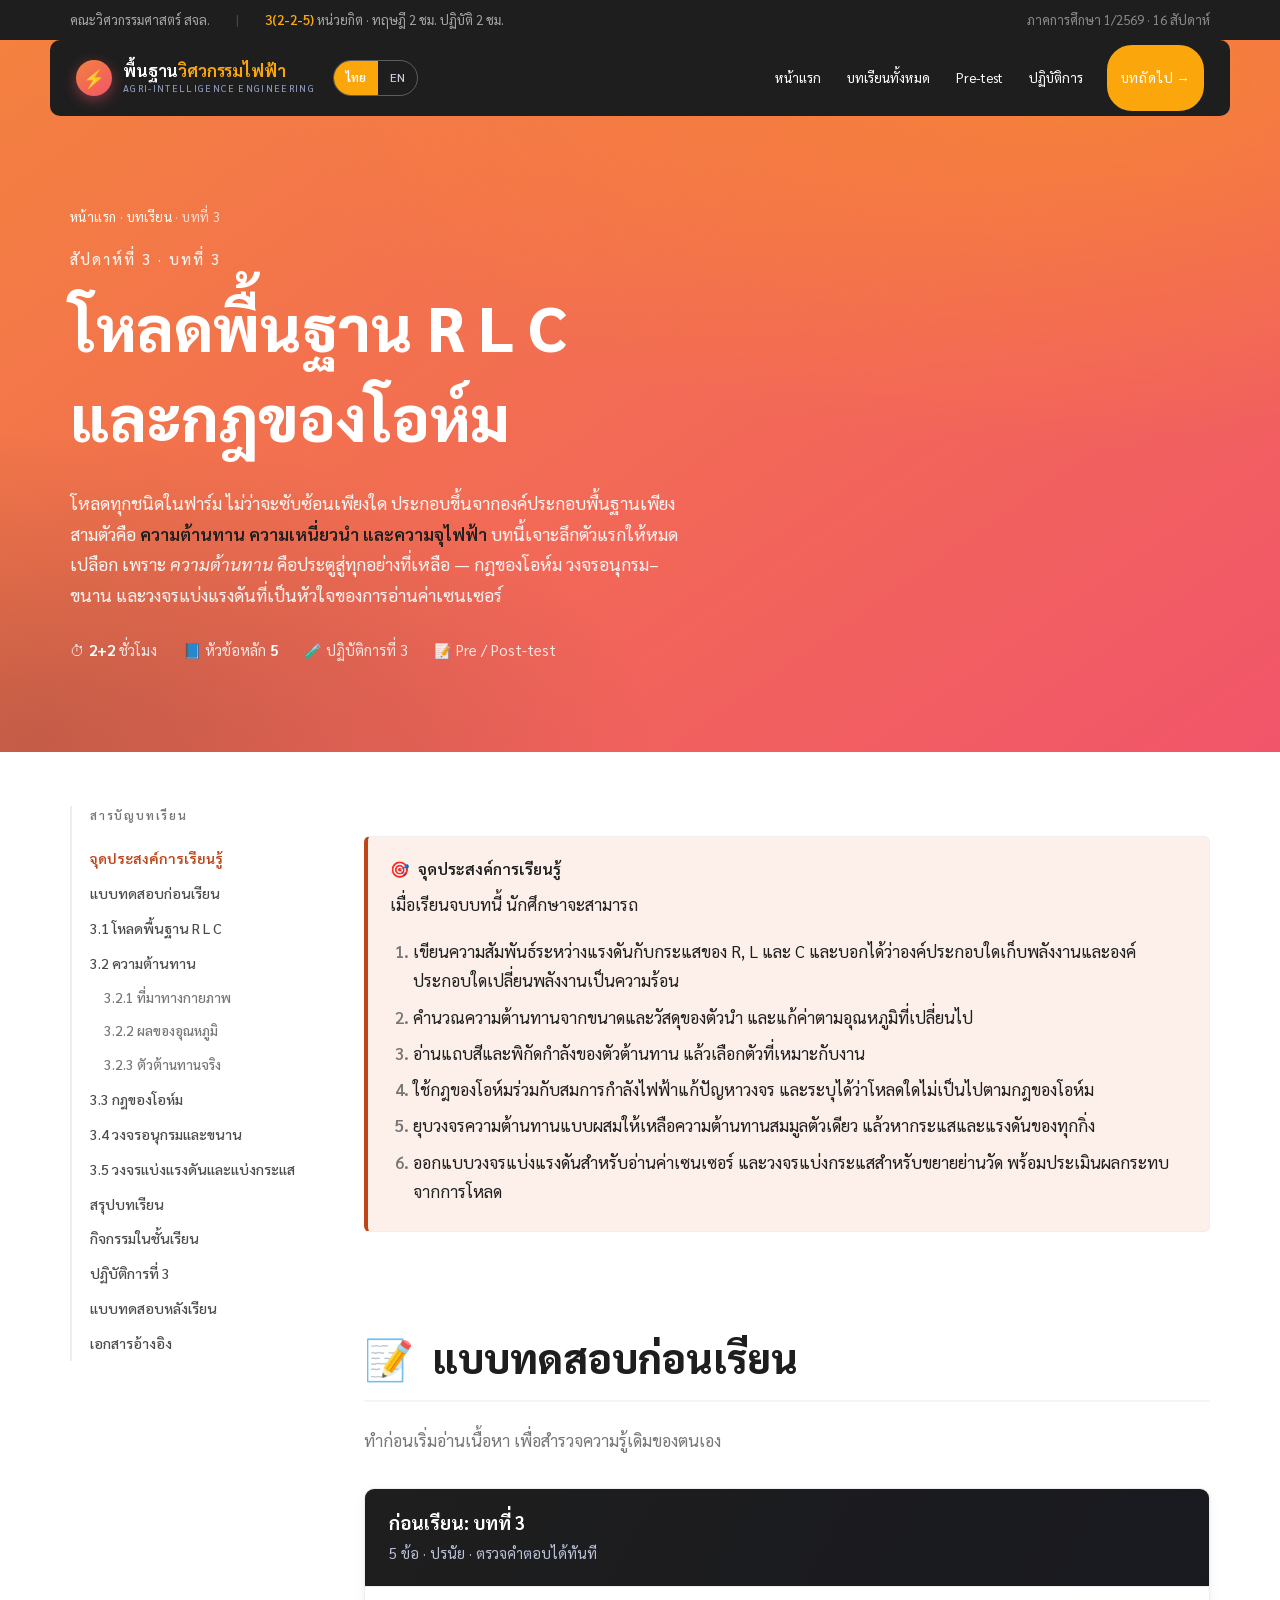
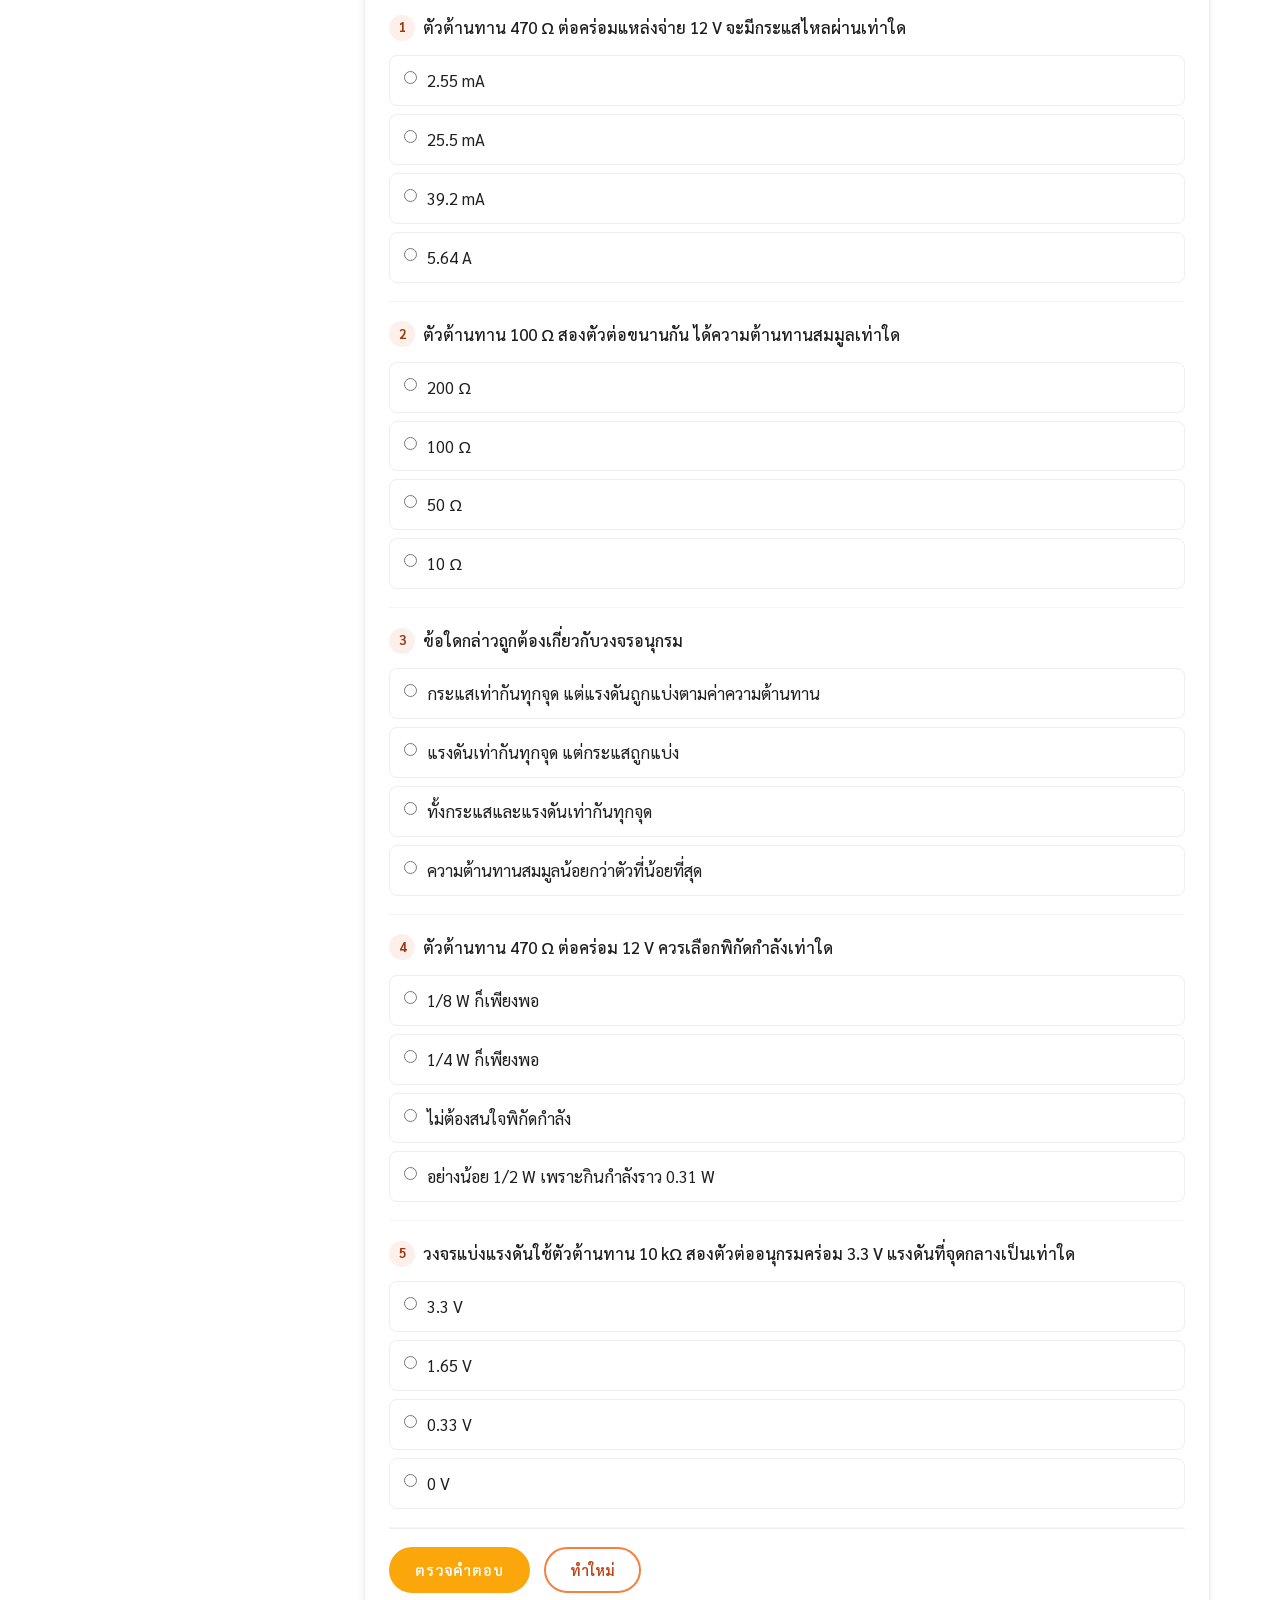
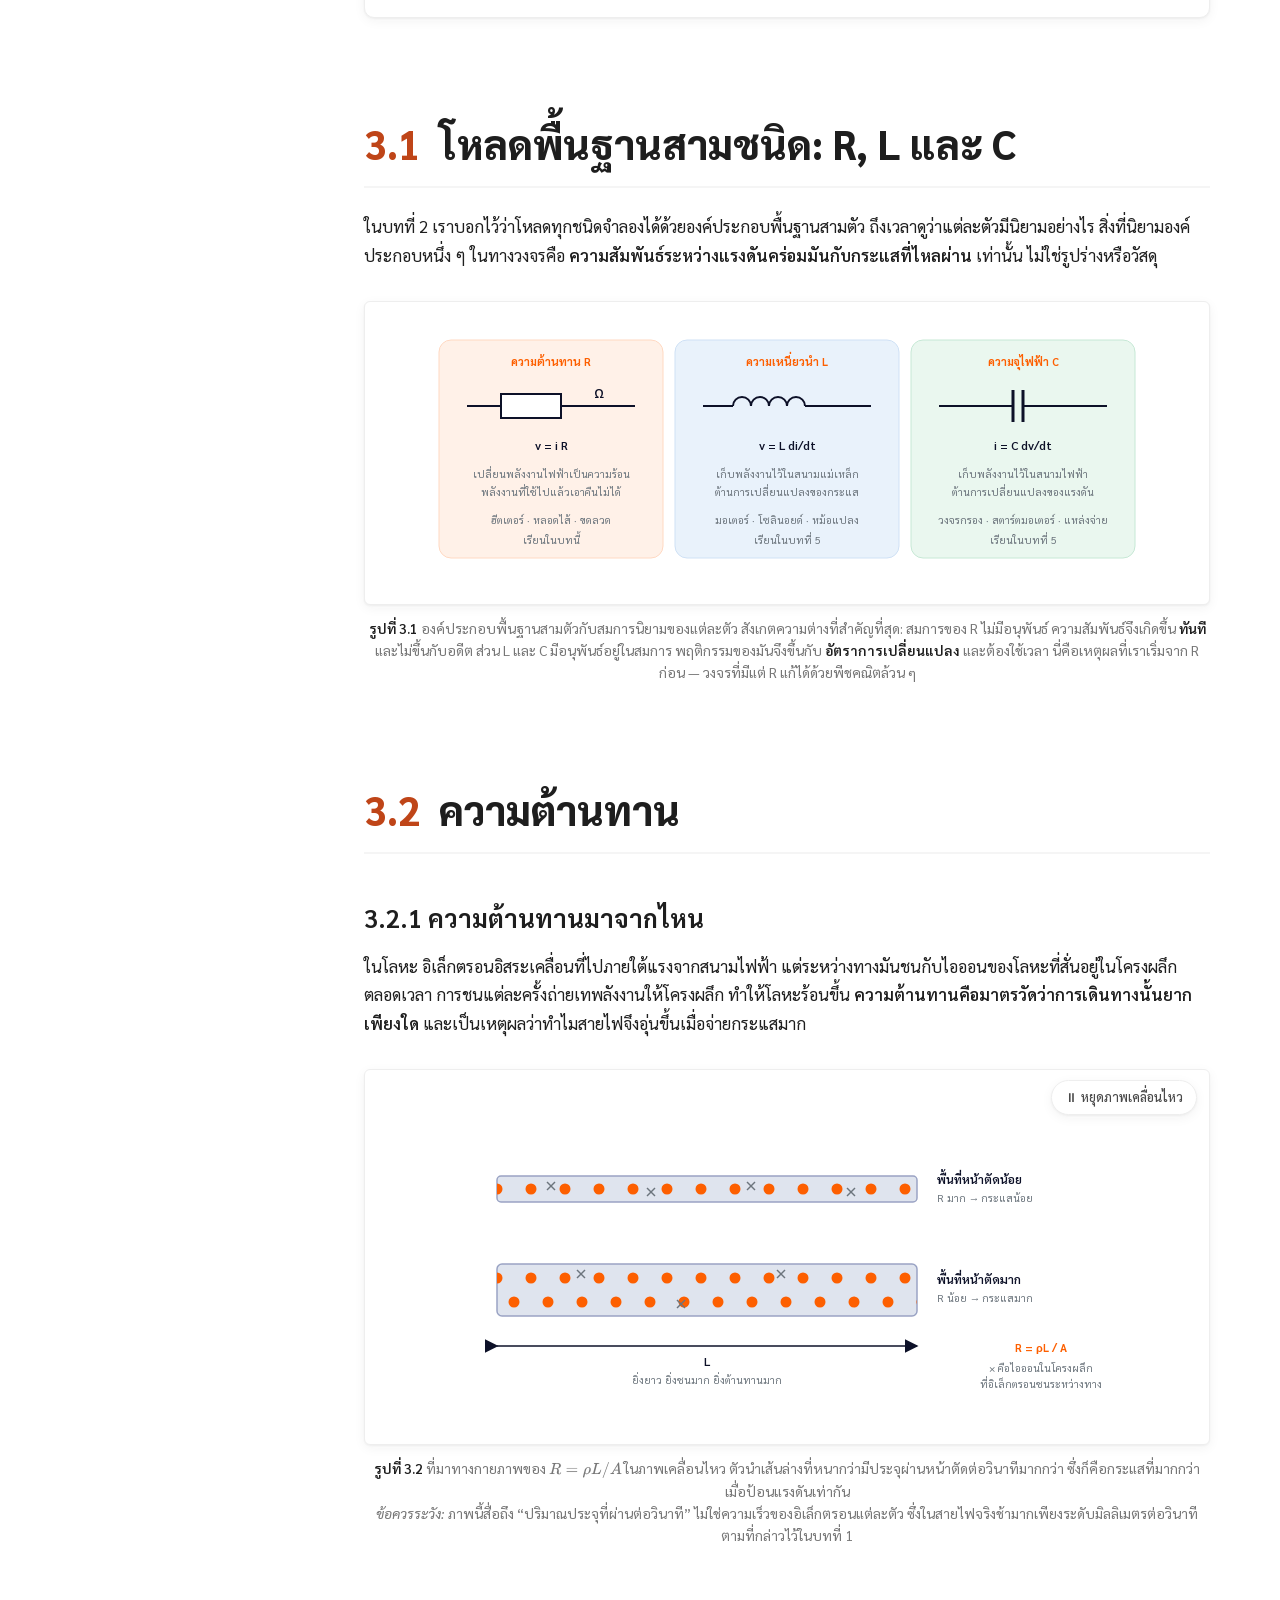
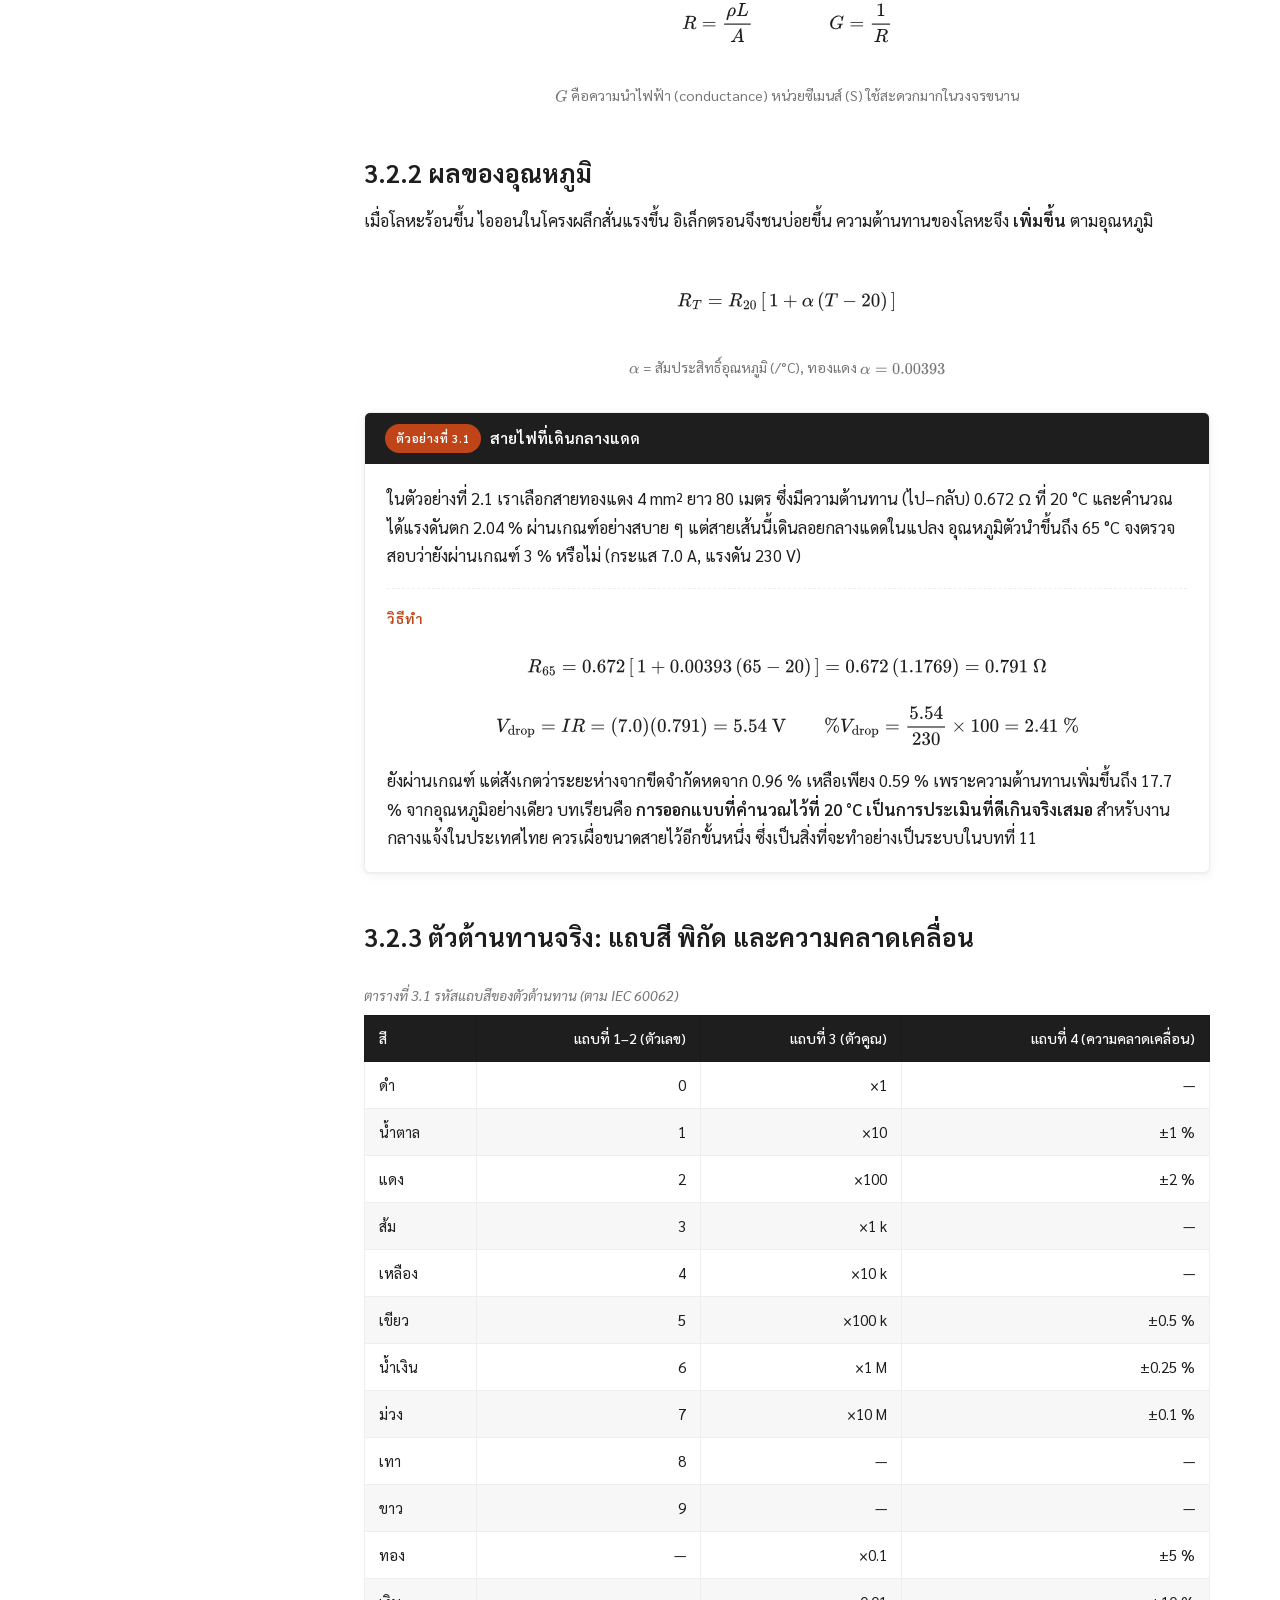
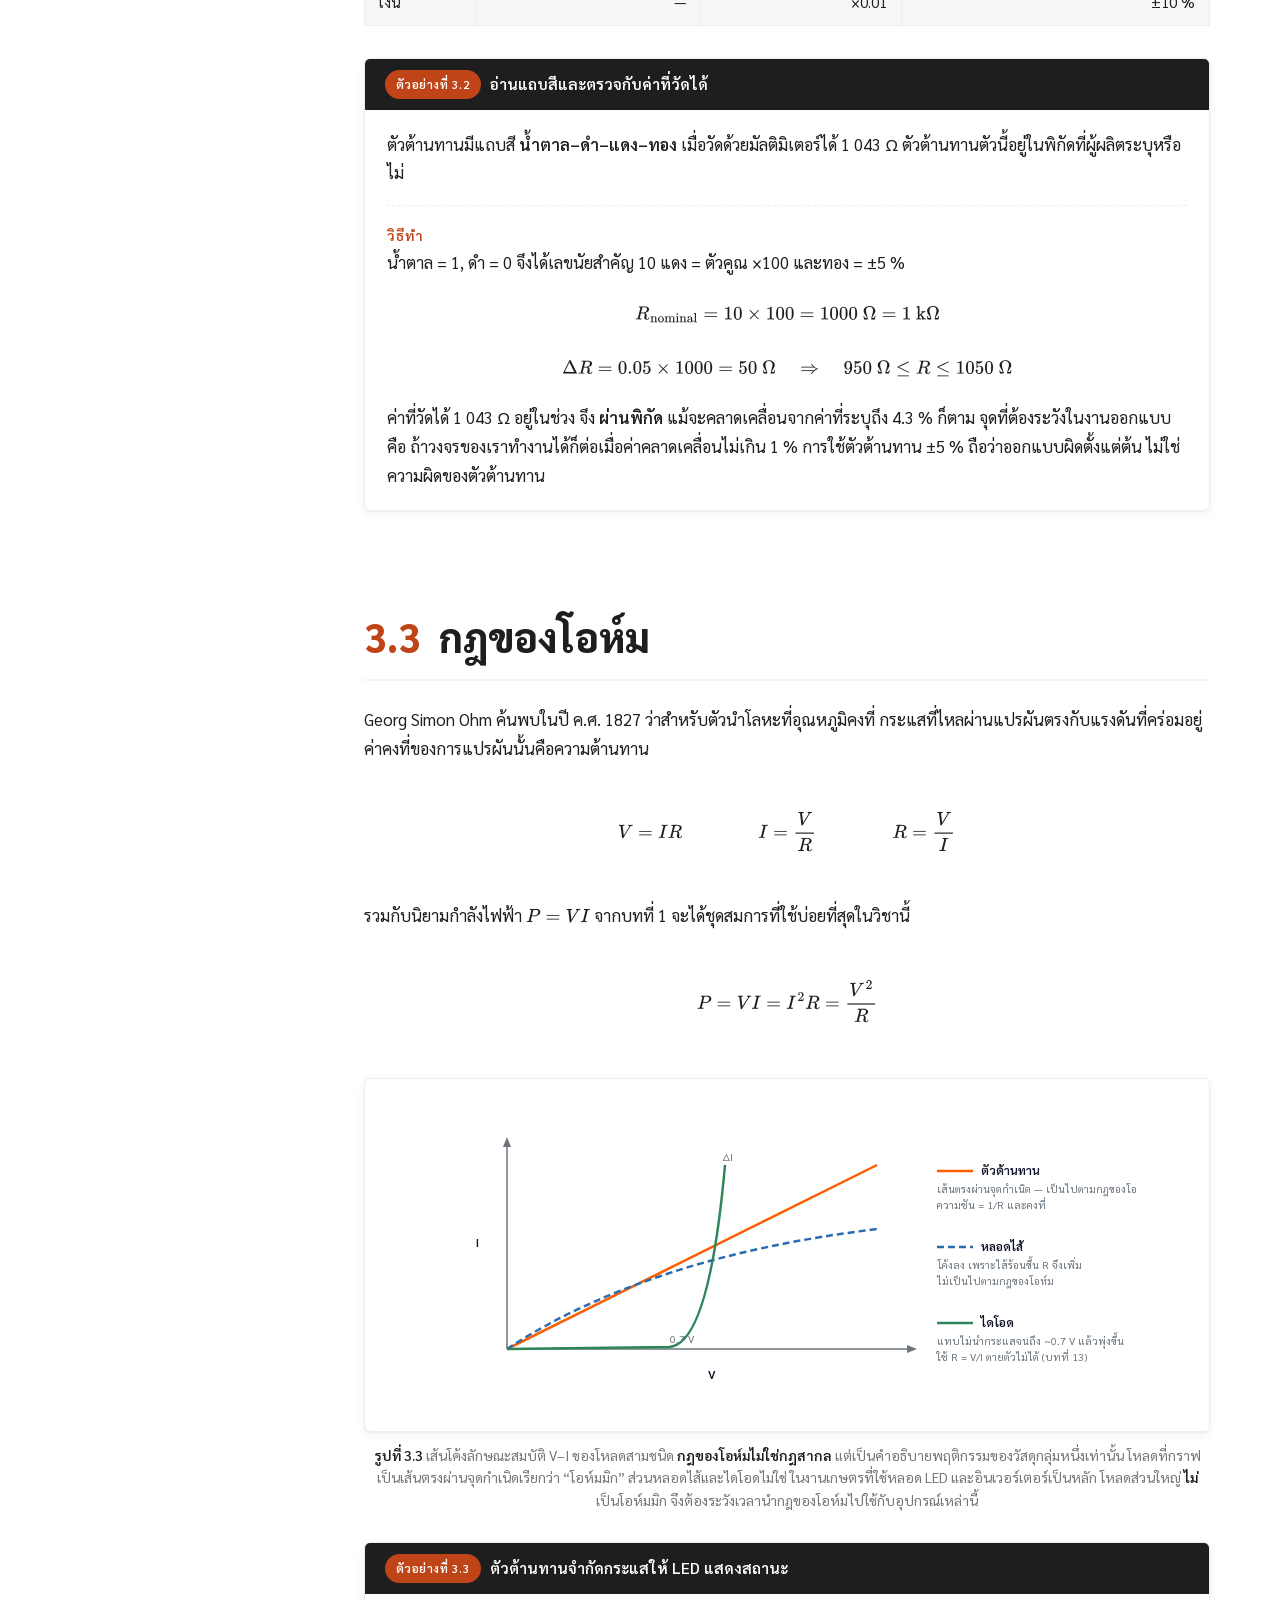
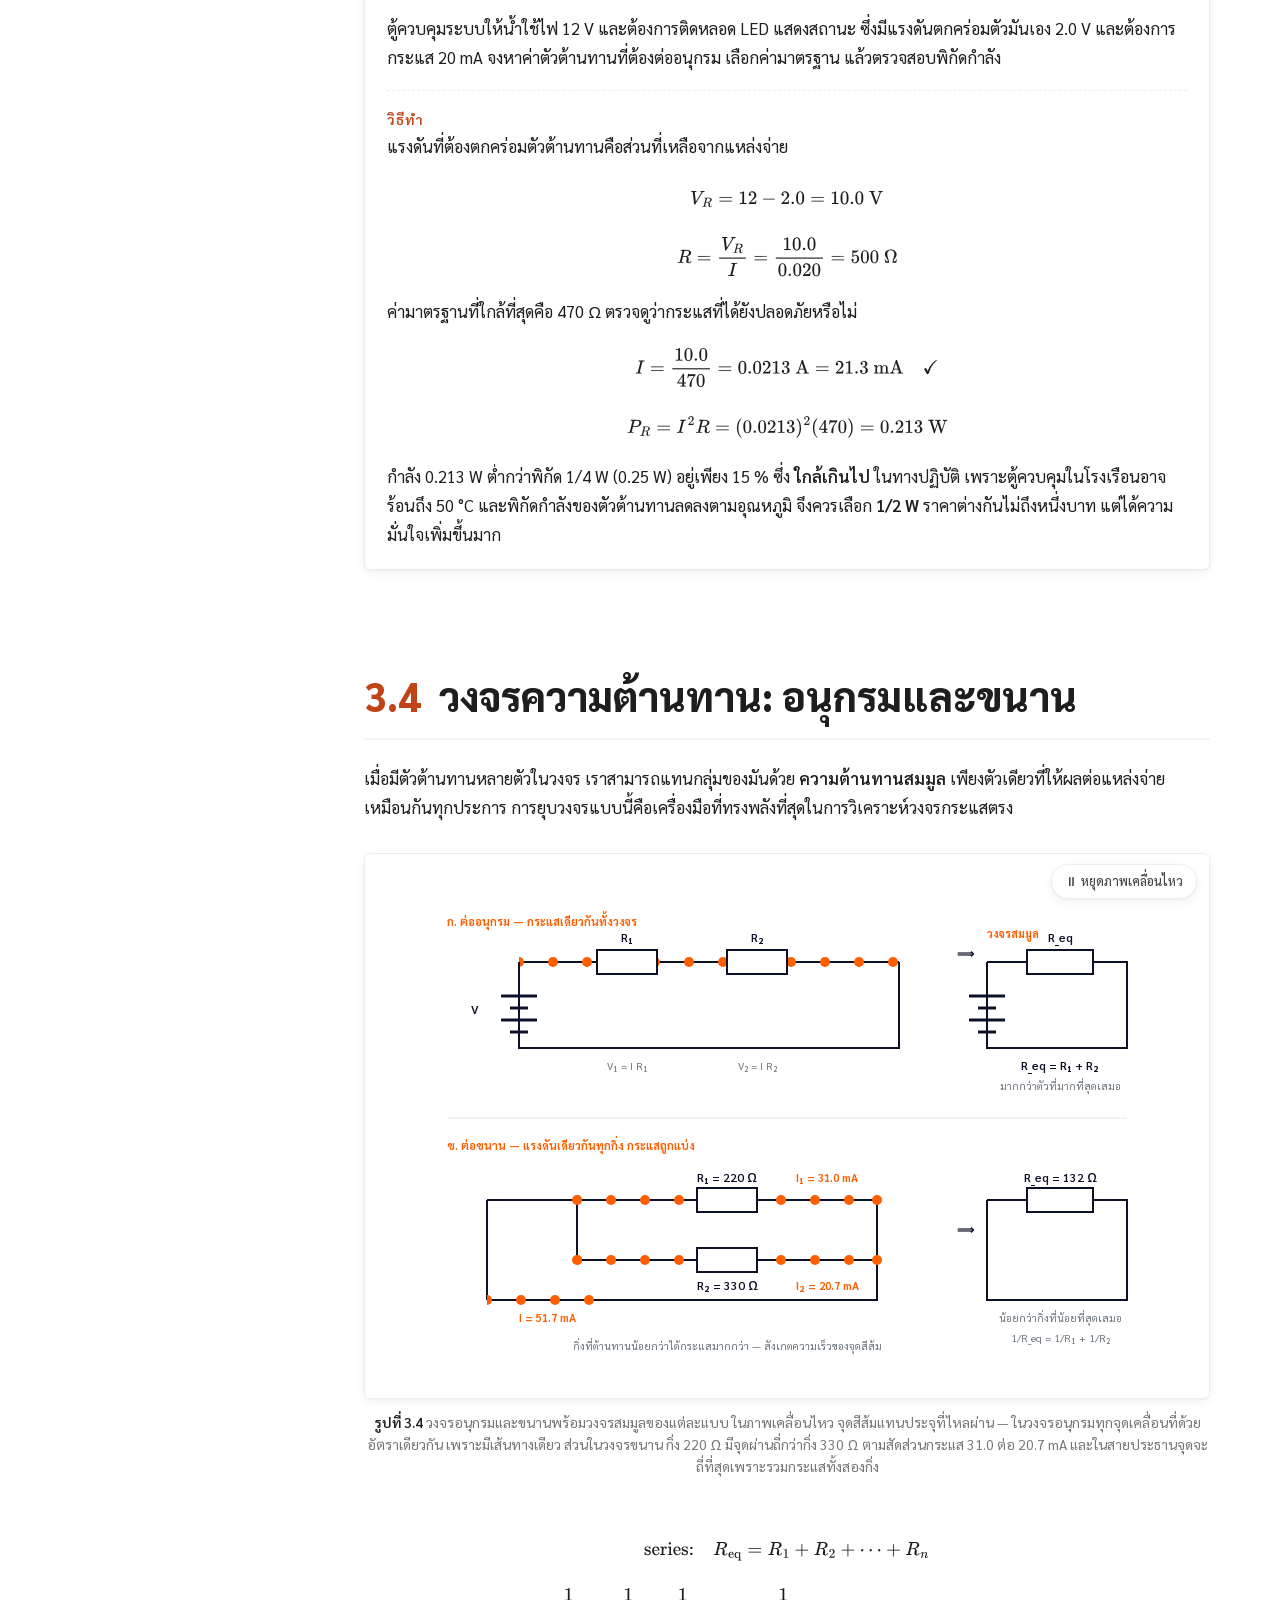
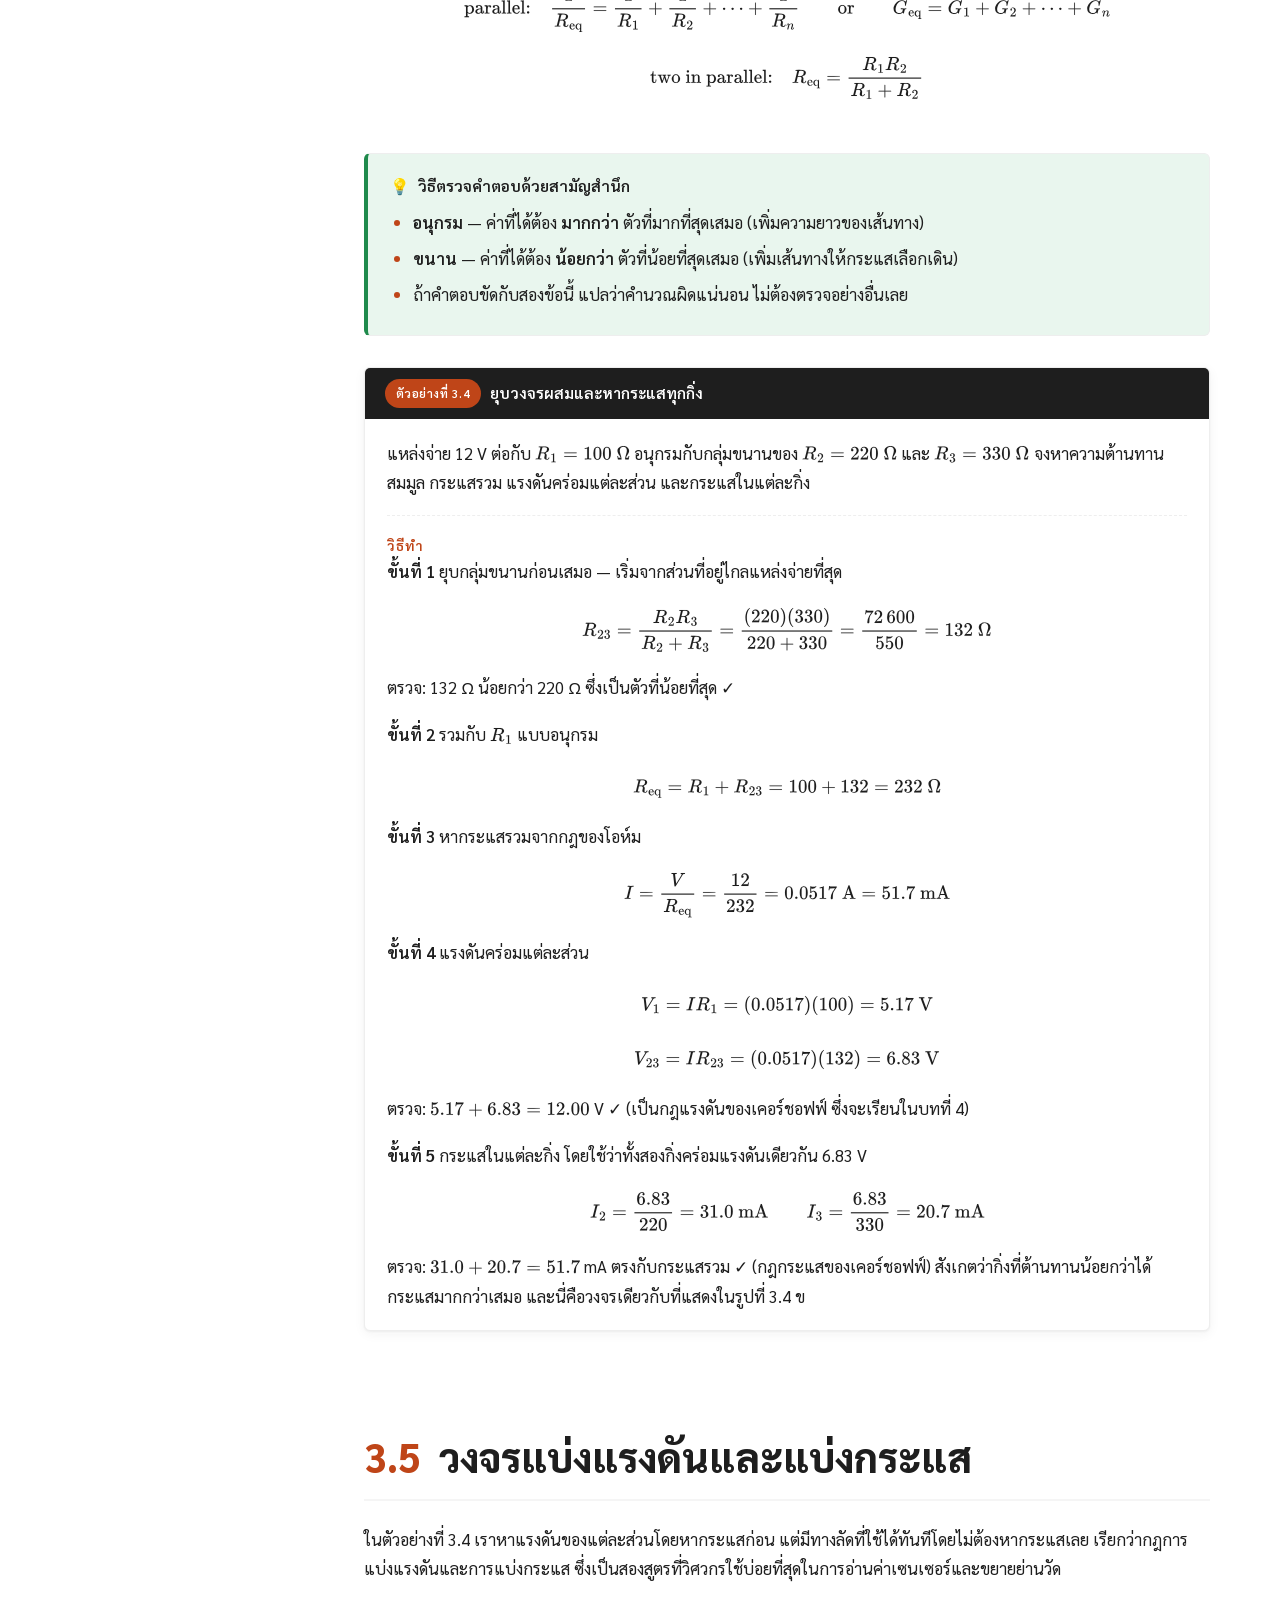
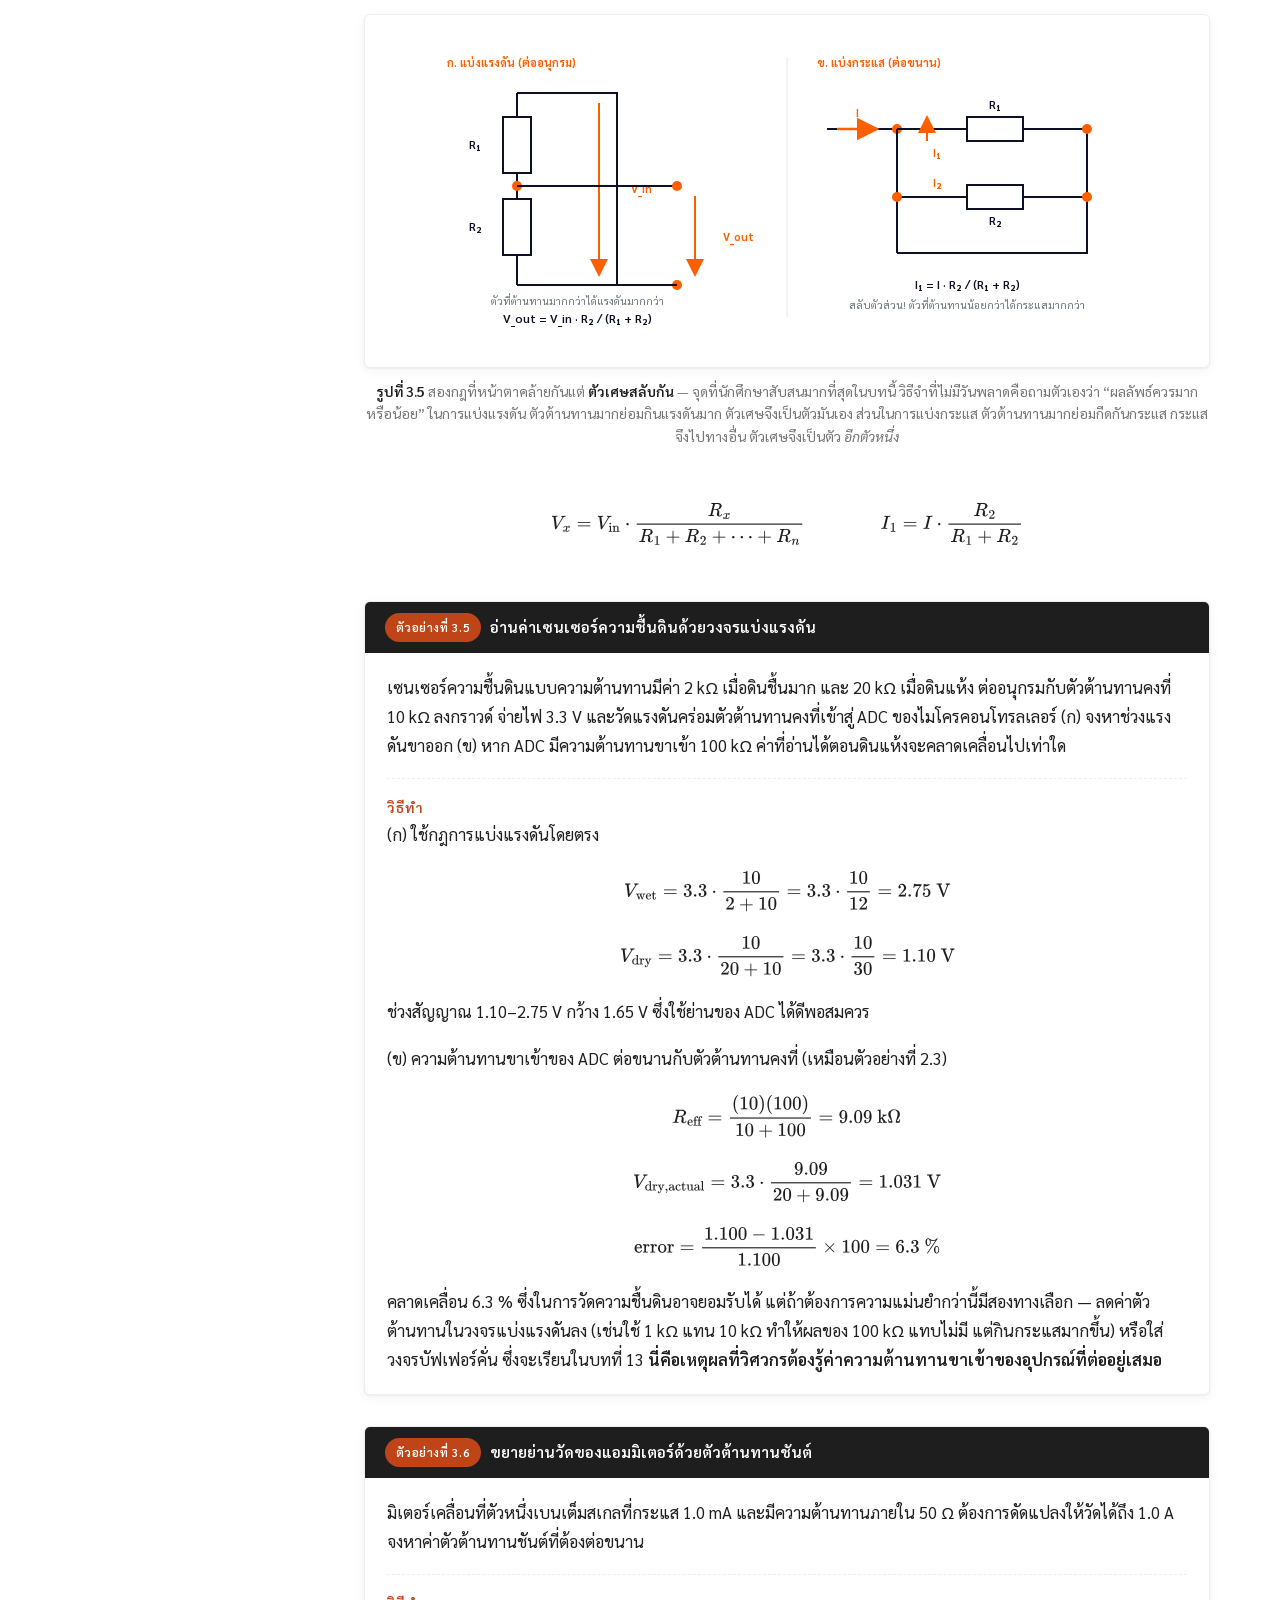
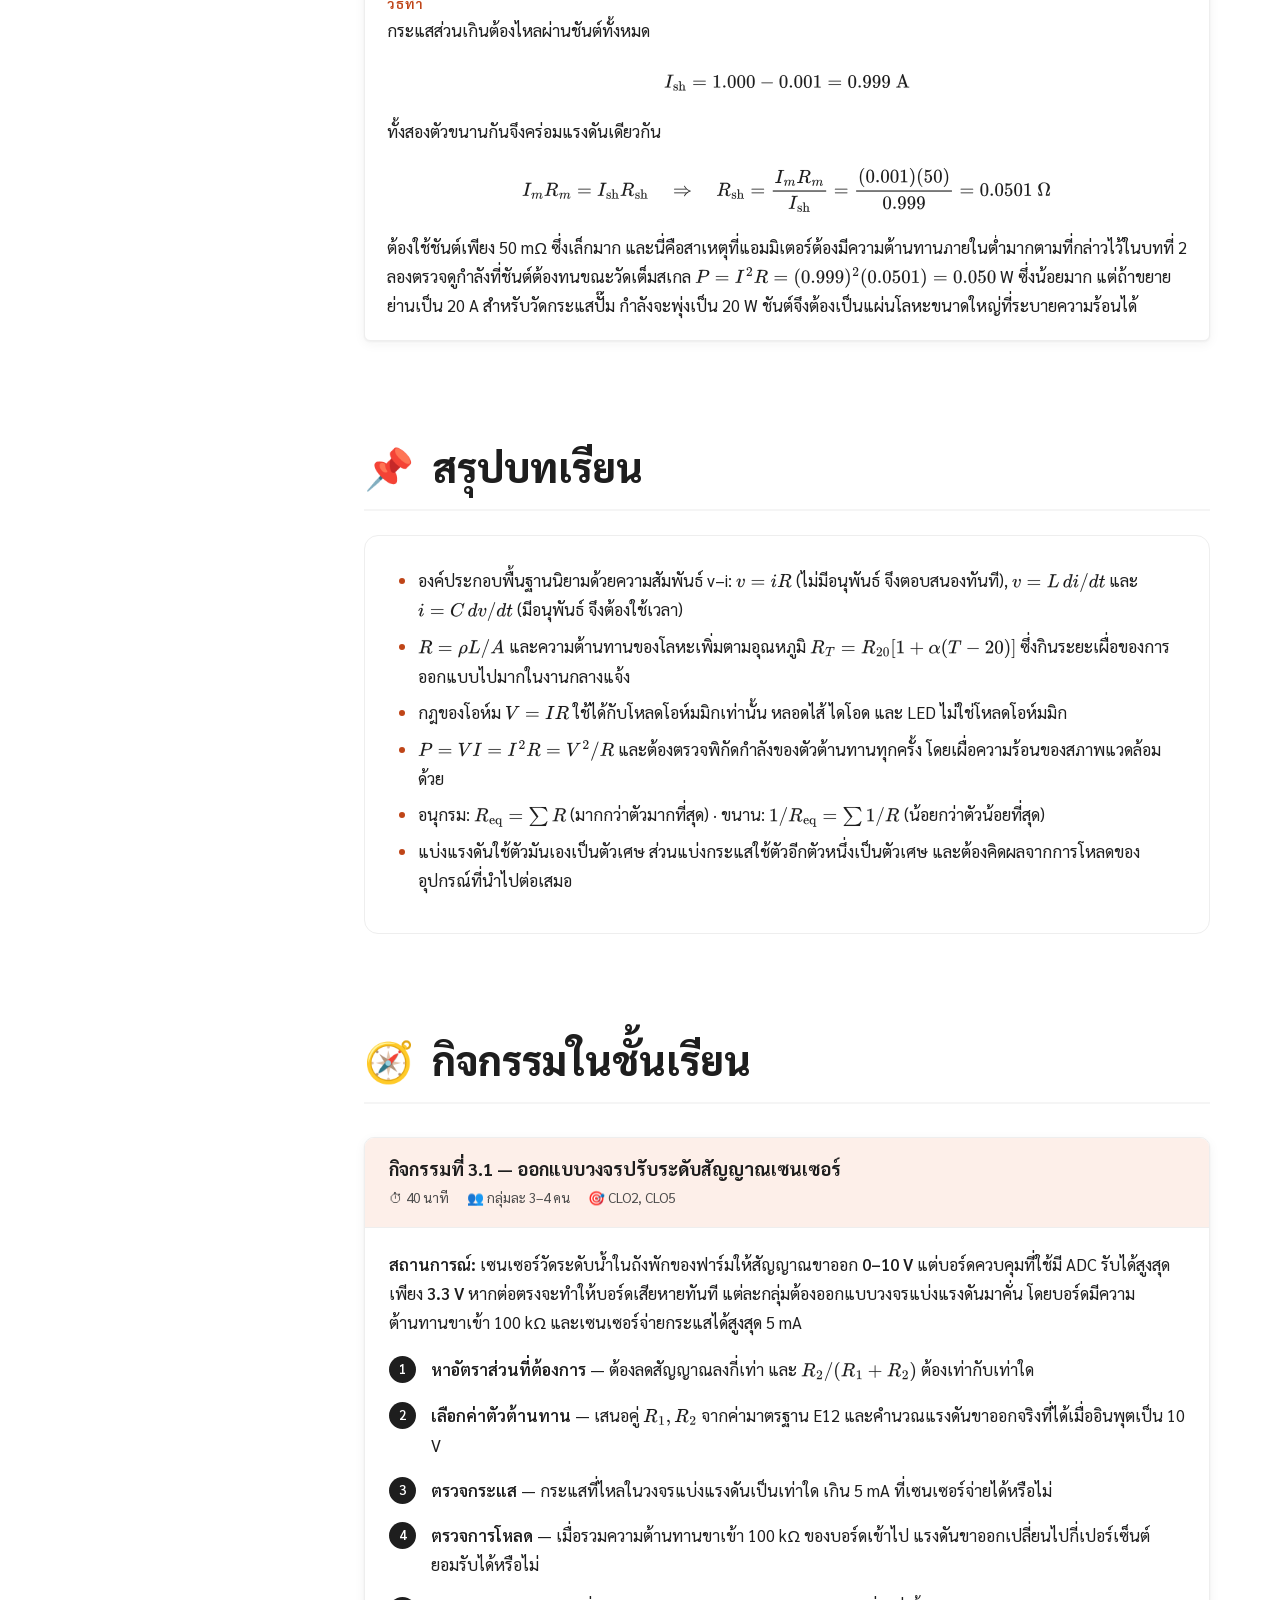
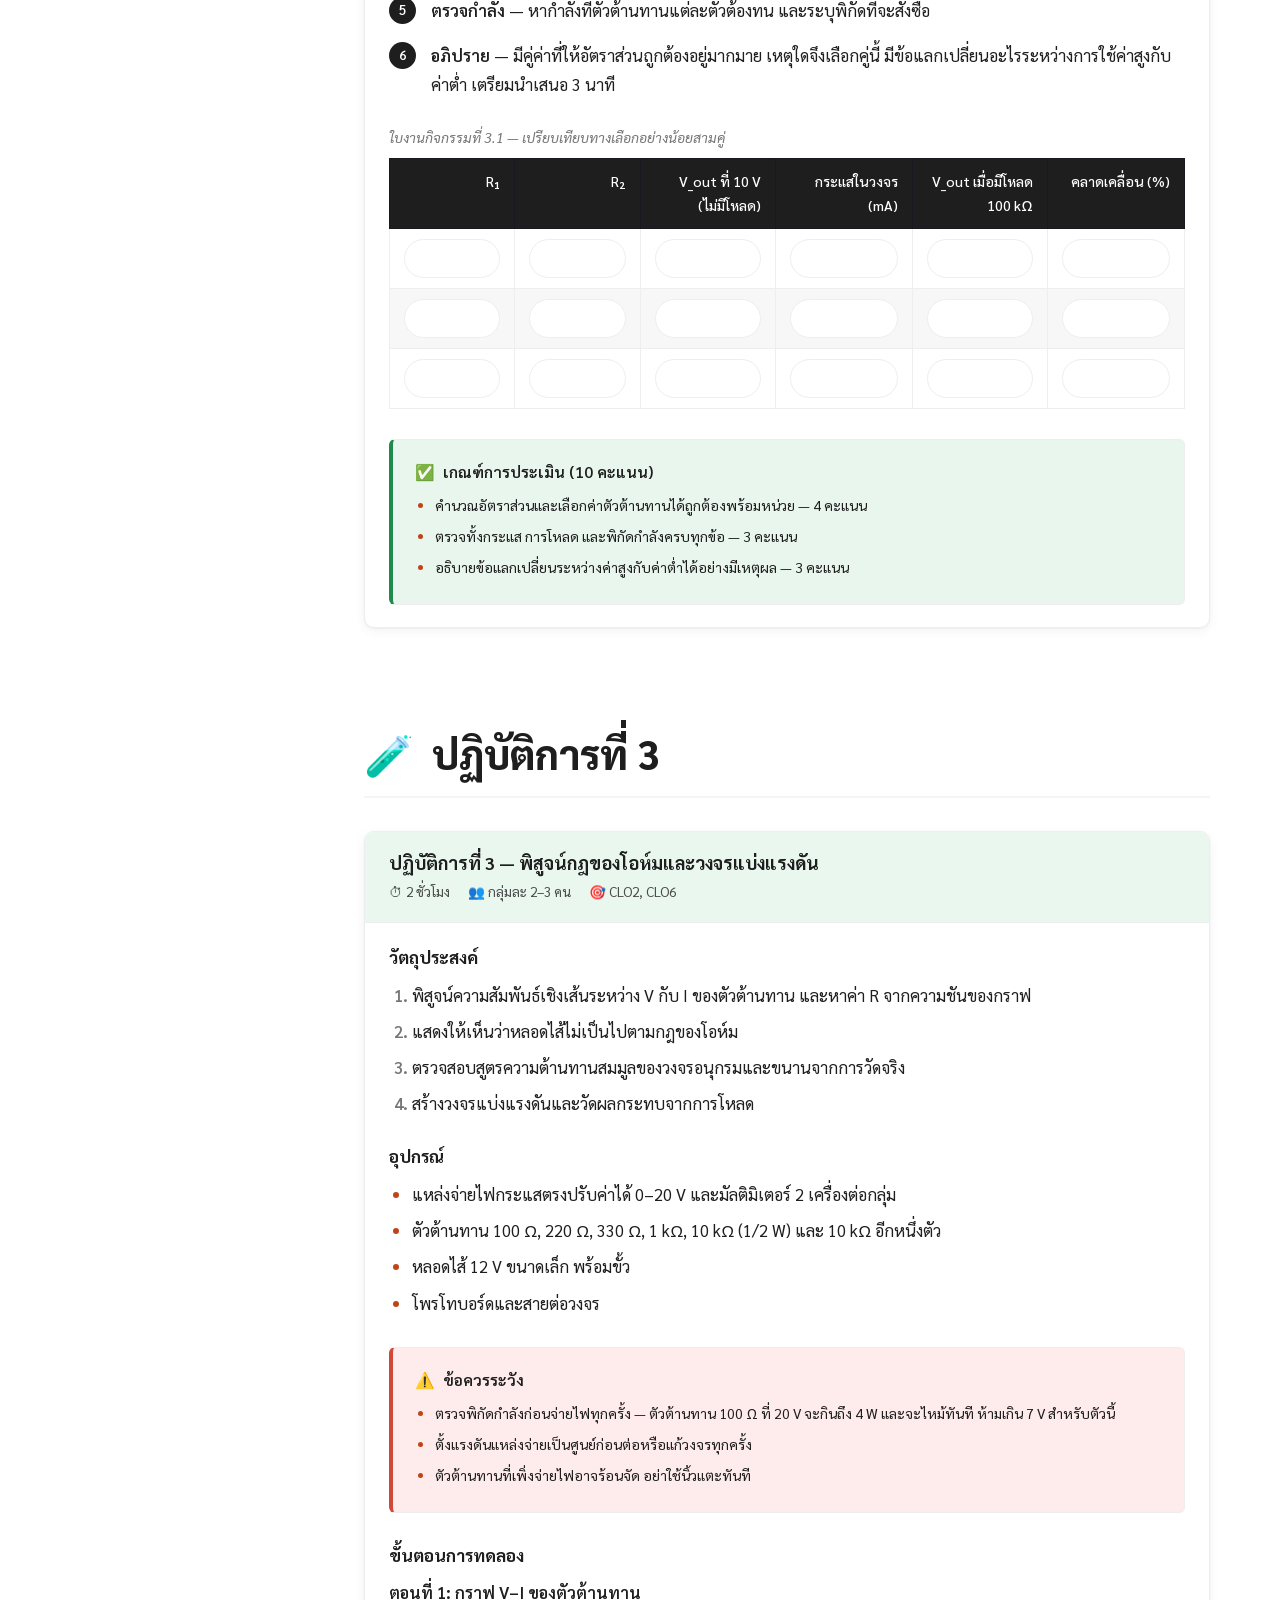
<file: chapters/ch03.html>
<!DOCTYPE html>
<html lang="th">
<head>
<meta charset="UTF-8">
<meta name="viewport" content="width=device-width, initial-scale=1, viewport-fit=cover">
<title>บทที่ 3 โหลดพื้นฐาน R L C และกฎของโอห์ม | Fundamental of Electrical Engineering</title>
<meta name="description" content="Chapter 3 — Basic loads R, L and C; resistance and resistivity; Ohm's law; series and parallel resistance circuits; voltage and current dividers.">
<meta name="author" content="Jedsada Saijai">
<link rel="preconnect" href="https://fonts.googleapis.com">
<link rel="preconnect" href="https://fonts.gstatic.com" crossorigin>
<link href="https://fonts.googleapis.com/css2?family=Poppins:wght@400;500;600;700;800&family=Sarabun:wght@400;500;600;700&display=swap" rel="stylesheet">
<link rel="stylesheet" href="../assets/css/style.css">
<link rel="icon" href="data:image/svg+xml,<svg xmlns='http://www.w3.org/2000/svg' viewBox='0 0 100 100'><text y='.9em' font-size='90'>⚡</text></svg>">
<script>
  try {
    var l = localStorage.getItem('fee.lang');
    if (l === 'en' || l === 'th') document.documentElement.setAttribute('lang', l);
  } catch (e) {}
</script>
<script src="../assets/js/mathjax-config.js"></script>
<script defer src="../assets/vendor/mathjax/tex-svg.js"></script>
<style>
  .sys-fig text { font-family: var(--font-sans); }
  .sys-fig .lbl { font-size: 12px; font-weight: 600; fill: #0d1128; }
  .sys-fig .sub { font-size: 10.5px; fill: #6c757d; }
  .sys-fig .cap { font-size: 11px; font-weight: 700; fill: #fd5f00; }
  .sys-fig .wire { stroke: #0d1128; stroke-width: 2; fill: none; }
  .sys-fig .sym  { stroke: #0d1128; stroke-width: 2; fill: #fff; }
  .sys-fig .axis { stroke: #6c757d; stroke-width: 1.5; }
  .sys-fig .node { fill: #fd5f00; }
  .sys-fig .metal { fill: #dfe4ee; stroke: #9aa3c4; stroke-width: 1.5; }
  .sys-fig .ion   { stroke: #6c757d; stroke-width: 1.5; }
  .sys-fig .elec  { fill: #fd5f00; }

  /* --- flowing charge ------------------------------------------------
     Each dot train is spaced one "step" apart and animated exactly one
     step, so the motion reads as a continuous stream. Clip paths keep the
     dots inside their conductor. Everything still reads when paused.   */
  .sys-fig .flow { transform-box: view-box; }
  @keyframes fee-flow { from { transform: translateX(0); } to { transform: translateX(34px); } }

  .drift-fig .flow { animation: fee-flow linear infinite; }
  .drift-fig .slow { animation-duration: 2.1s; }   /* thin wire, less current */
  .drift-fig .fast { animation-duration: 0.9s; }   /* thick wire, more current */

  .sp-fig .flow { animation: fee-flow linear infinite; }
  .sp-fig .same  { animation-duration: 1.5s; }     /* series: one current only */
  .sp-fig .big   { animation-duration: 1.1s; }     /* parallel: 31 mA branch */
  .sp-fig .small { animation-duration: 1.65s; }    /* 20.7 mA branch */
  .sp-fig .total { animation-duration: 0.66s; }    /* 51.7 mA in the main line */
</style>
</head>
<body data-chapter="ch03">

<!-- ============================================================ TOP BAR -->
<div class="topbar">
  <div class="topbar-inner">
    <span><span class="th">คณะวิศวกรรมศาสตร์ สจล.</span><span class="en">School of Engineering, KMITL</span></span>
    <span class="sep">|</span>
    <span><b>3(2-2-5)</b>&nbsp;<span class="th">หน่วยกิต · ทฤษฎี 2 ชม. ปฏิบัติ 2 ชม.</span><span class="en">credits · 2 h lecture, 2 h lab</span></span>
    <span class="right"><span class="th">ภาคการศึกษา 1/2569 · 16 สัปดาห์</span><span class="en">Semester 1/2026 · 16 weeks</span></span>
  </div>
</div>

<!-- ======================================================== NAVIGATION -->
<nav class="nav">
  <div class="nav-inner">
    <a class="brand" href="../index.html">
      <span class="brand-mark">⚡</span>
      <span class="brand-text"><span class="th">พื้นฐาน<span class="hi">วิศวกรรมไฟฟ้า</span></span><span class="en">Fundamental of <span class="hi">Electrical Engineering</span></span><small>Agri-Intelligence Engineering</small></span>
    </a>
    <div class="lang-switch" role="group" aria-label="Language">
      <button type="button" data-lang="th" aria-pressed="true">ไทย</button>
      <button type="button" data-lang="en" aria-pressed="false">EN</button>
    </div>
    <button class="nav-toggle" type="button" aria-expanded="false" aria-controls="nav-links" aria-label="Menu">☰</button>
    <ul class="nav-links" id="nav-links">
      <li><a href="../index.html"><span class="th">หน้าแรก</span><span class="en">Home</span></a></li>
      <li><a href="../index.html#chapters"><span class="th">บทเรียนทั้งหมด</span><span class="en">All chapters</span></a></li>
      <li><a href="#pretest"><span class="th">Pre-test</span><span class="en">Pre-test</span></a></li>
      <li><a href="#lab"><span class="th">ปฏิบัติการ</span><span class="en">Laboratory</span></a></li>
      <li><a href="ch04.html" class="btn btn-primary btn-sm" style="color:#fff">
        <span class="th">บทถัดไป</span><span class="en">Next</span> →</a></li>
    </ul>
  </div>
</nav>

<!-- =============================================================== HERO -->
<header class="hero">
  <div class="container">
    <div class="breadcrumb">
      <a href="../index.html"><span class="th">หน้าแรก</span><span class="en">Home</span></a> ·
      <a href="../index.html#chapters"><span class="th">บทเรียน</span><span class="en">Chapters</span></a> ·
      <span class="th">บทที่ 3</span><span class="en">Chapter 3</span>
    </div>
    <span class="eyebrow"><span class="th">สัปดาห์ที่ 3 · บทที่ 3</span><span class="en">Week 3 · Chapter 3</span></span>
    <h1><span class="th">โหลดพื้นฐาน R L C<br>และกฎของโอห์ม</span>
        <span class="en">Basic Loads R, L, C<br>and Ohm's Law</span></h1>
    <p class="lead">
      <span class="th">โหลดทุกชนิดในฟาร์ม ไม่ว่าจะซับซ้อนเพียงใด
        ประกอบขึ้นจากองค์ประกอบพื้นฐานเพียงสามตัวคือ <b>ความต้านทาน ความเหนี่ยวนำ และความจุไฟฟ้า</b>
        บทนี้เจาะลึกตัวแรกให้หมดเปลือก เพราะ <i>ความต้านทาน</i> คือประตูสู่ทุกอย่างที่เหลือ —
        กฎของโอห์ม วงจรอนุกรม–ขนาน และวงจรแบ่งแรงดันที่เป็นหัวใจของการอ่านค่าเซนเซอร์</span>
      <span class="en">Every load on a farm, however complicated, is built from just three basic elements:
        <b>resistance, inductance and capacitance</b>. This chapter takes the first of them apart
        completely, because <i>resistance</i> is the doorway to everything else — Ohm's law, series and
        parallel circuits, and the divider that sits at the heart of every sensor reading.</span>
    </p>
    <div class="hero-meta">
      <span>⏱ <strong>2+2</strong> <span class="th">ชั่วโมง</span><span class="en">hours</span></span>
      <span>📘 <span class="th">หัวข้อหลัก</span><span class="en">Main topics</span> <strong>5</strong></span>
      <span>🧪 <span class="th">ปฏิบัติการที่ 3</span><span class="en">Laboratory 3</span></span>
      <span>📝 <span class="th">Pre / Post-test</span><span class="en">Pre / post-test</span></span>
    </div>
  </div>
</header>

<div class="container">
<div class="chapter-layout">

  <!-- ============================================================= TOC -->
  <aside class="toc">
    <div class="toc-title"><span class="th">สารบัญบทเรียน</span><span class="en">On this page</span></div>
    <ul>
      <li><a href="#objectives"><span class="th">จุดประสงค์การเรียนรู้</span><span class="en">Objectives</span></a></li>
      <li><a href="#pretest"><span class="th">แบบทดสอบก่อนเรียน</span><span class="en">Pre-test</span></a></li>
      <li><a href="#s1"><span class="th">3.1 โหลดพื้นฐาน R L C</span><span class="en">3.1 The elements R, L, C</span></a></li>
      <li><a href="#s2"><span class="th">3.2 ความต้านทาน</span><span class="en">3.2 Resistance</span></a></li>
      <li class="toc-sub"><a href="#s2-1"><span class="th">3.2.1 ที่มาทางกายภาพ</span><span class="en">3.2.1 Where it comes from</span></a></li>
      <li class="toc-sub"><a href="#s2-2"><span class="th">3.2.2 ผลของอุณหภูมิ</span><span class="en">3.2.2 Effect of temperature</span></a></li>
      <li class="toc-sub"><a href="#s2-3"><span class="th">3.2.3 ตัวต้านทานจริง</span><span class="en">3.2.3 Real resistors</span></a></li>
      <li><a href="#s3"><span class="th">3.3 กฎของโอห์ม</span><span class="en">3.3 Ohm's law</span></a></li>
      <li><a href="#s4"><span class="th">3.4 วงจรอนุกรมและขนาน</span><span class="en">3.4 Series and parallel</span></a></li>
      <li><a href="#s5"><span class="th">3.5 วงจรแบ่งแรงดันและแบ่งกระแส</span><span class="en">3.5 Voltage and current dividers</span></a></li>
      <li><a href="#summary"><span class="th">สรุปบทเรียน</span><span class="en">Summary</span></a></li>
      <li><a href="#activity"><span class="th">กิจกรรมในชั้นเรียน</span><span class="en">Class activity</span></a></li>
      <li><a href="#lab"><span class="th">ปฏิบัติการที่ 3</span><span class="en">Laboratory 3</span></a></li>
      <li><a href="#posttest"><span class="th">แบบทดสอบหลังเรียน</span><span class="en">Post-test</span></a></li>
      <li><a href="#refs"><span class="th">เอกสารอ้างอิง</span><span class="en">References</span></a></li>
    </ul>
  </aside>

  <!-- ==================================================== CHAPTER BODY -->
  <main class="chapter-body">

    <!-- ---------------------------------------------------- Objectives -->
    <section id="objectives">
      <div class="callout callout-objective">
        <div class="callout-title">🎯 <span class="th">จุดประสงค์การเรียนรู้</span>
          <span class="en">Learning objectives</span></div>
        <p><span class="th">เมื่อเรียนจบบทนี้ นักศึกษาจะสามารถ</span>
           <span class="en">After this chapter you will be able to:</span></p>
        <ol>
          <li><span class="th">เขียนความสัมพันธ์ระหว่างแรงดันกับกระแสของ R, L และ C
            และบอกได้ว่าองค์ประกอบใดเก็บพลังงานและองค์ประกอบใดเปลี่ยนพลังงานเป็นความร้อน</span>
            <span class="en">state the voltage–current relation for R, L and C, and say which elements store
            energy and which turn it into heat;</span></li>
          <li><span class="th">คำนวณความต้านทานจากขนาดและวัสดุของตัวนำ และแก้ค่าตามอุณหภูมิที่เปลี่ยนไป</span>
            <span class="en">compute resistance from a conductor's material and dimensions, and correct it
            for a change of temperature;</span></li>
          <li><span class="th">อ่านแถบสีและพิกัดกำลังของตัวต้านทาน แล้วเลือกตัวที่เหมาะกับงาน</span>
            <span class="en">read a resistor's colour code and power rating, and choose one fit for the
            job;</span></li>
          <li><span class="th">ใช้กฎของโอห์มร่วมกับสมการกำลังไฟฟ้าแก้ปัญหาวงจร และระบุได้ว่าโหลดใดไม่เป็นไปตามกฎของโอห์ม</span>
            <span class="en">apply Ohm's law together with the power relations, and recognise loads that do
            not obey Ohm's law;</span></li>
          <li><span class="th">ยุบวงจรความต้านทานแบบผสมให้เหลือความต้านทานสมมูลตัวเดียว
            แล้วหากระแสและแรงดันของทุกกิ่ง</span>
            <span class="en">reduce a series–parallel network to a single equivalent resistance, then find
            every branch current and voltage;</span></li>
          <li><span class="th">ออกแบบวงจรแบ่งแรงดันสำหรับอ่านค่าเซนเซอร์ และวงจรแบ่งกระแสสำหรับขยายย่านวัด
            พร้อมประเมินผลกระทบจากการโหลด</span>
            <span class="en">design a voltage divider to read a sensor and a current divider to extend a
            meter's range, allowing for the loading effect.</span></li>
        </ol>
      </div>
    </section>

    <!-- ------------------------------------------------------ Pre-test -->
    <section id="pretest">
      <h2><span class="num">📝</span><span class="th">แบบทดสอบก่อนเรียน</span>
          <span class="en">Pre-test</span></h2>
      <p class="muted"><span class="th">ทำก่อนเริ่มอ่านเนื้อหา เพื่อสำรวจความรู้เดิมของตนเอง</span>
        <span class="en">Take this before reading, to see what you already know.</span></p>

      <section class="quiz" id="pretest-q" data-quiz="pre" data-chapter="ch03">
        <div class="quiz-head">
          <h3><span class="th">ก่อนเรียน: บทที่ 3</span><span class="en">Pre-test: Chapter 3</span></h3>
          <p><span class="th">5 ข้อ · ปรนัย · ตรวจคำตอบได้ทันที</span>
             <span class="en">5 multiple-choice questions · marked instantly</span></p>
        </div>
        <div class="quiz-body">

          <div class="q" data-answer="b"
               data-explain-th="กฎของโอห์ม I = V/R = 12/470 = 0.0255 A ≈ 25.5 mA (หัวข้อ 3.3)"
               data-explain-en="Ohm's law: I = V/R = 12/470 = 0.0255 A ≈ 25.5 mA (Section 3.3).">
            <div class="q-text"><span class="th">ตัวต้านทาน 470 Ω ต่อคร่อมแหล่งจ่าย 12 V จะมีกระแสไหลผ่านเท่าใด</span>
              <span class="en">A 470 Ω resistor is connected across 12 V. What current flows?</span></div>
            <div class="opts">
              <label class="opt" data-opt="a"><span>2.55 mA</span></label>
              <label class="opt" data-opt="b"><span>25.5 mA</span></label>
              <label class="opt" data-opt="c"><span>39.2 mA</span></label>
              <label class="opt" data-opt="d"><span>5.64 A</span></label>
            </div>
          </div>

          <div class="q" data-answer="c"
               data-explain-th="ต่อขนานกัน ความต้านทานสมมูลจะน้อยกว่าตัวที่น้อยที่สุดเสมอ สองตัวเท่ากัน 100 Ω ขนานกันได้ 50 Ω (หัวข้อ 3.4)"
               data-explain-en="In parallel the equivalent is always less than the smallest branch; two equal 100 Ω resistors give 50 Ω (Section 3.4).">
            <div class="q-text"><span class="th">ตัวต้านทาน 100 Ω สองตัวต่อขนานกัน ได้ความต้านทานสมมูลเท่าใด</span>
              <span class="en">Two 100 Ω resistors in parallel give what equivalent resistance?</span></div>
            <div class="opts">
              <label class="opt" data-opt="a"><span>200 Ω</span></label>
              <label class="opt" data-opt="b"><span>100 Ω</span></label>
              <label class="opt" data-opt="c"><span>50 Ω</span></label>
              <label class="opt" data-opt="d"><span>10 Ω</span></label>
            </div>
          </div>

          <div class="q" data-answer="a"
               data-explain-th="ในวงจรอนุกรม กระแสเท่ากันทุกจุด สิ่งที่ถูกแบ่งคือแรงดัน ส่วนในวงจรขนาน แรงดันเท่ากันทุกกิ่ง สิ่งที่ถูกแบ่งคือกระแส (หัวข้อ 3.4)"
               data-explain-en="In a series circuit the current is the same everywhere and the voltage divides; in a parallel circuit the voltage is the same across every branch and the current divides (Section 3.4).">
            <div class="q-text"><span class="th">ข้อใดกล่าวถูกต้องเกี่ยวกับวงจรอนุกรม</span>
              <span class="en">Which statement about a series circuit is correct?</span></div>
            <div class="opts">
              <label class="opt" data-opt="a"><span><span class="th">กระแสเท่ากันทุกจุด แต่แรงดันถูกแบ่งตามค่าความต้านทาน</span><span class="en">The current is the same everywhere; the voltage divides in proportion to resistance</span></span></label>
              <label class="opt" data-opt="b"><span><span class="th">แรงดันเท่ากันทุกจุด แต่กระแสถูกแบ่ง</span><span class="en">The voltage is the same everywhere; the current divides</span></span></label>
              <label class="opt" data-opt="c"><span><span class="th">ทั้งกระแสและแรงดันเท่ากันทุกจุด</span><span class="en">Both current and voltage are the same everywhere</span></span></label>
              <label class="opt" data-opt="d"><span><span class="th">ความต้านทานสมมูลน้อยกว่าตัวที่น้อยที่สุด</span><span class="en">The equivalent resistance is less than the smallest resistor</span></span></label>
            </div>
          </div>

          <div class="q" data-answer="d"
               data-explain-th="P = V²/R = 12²/470 = 144/470 = 0.306 W ดังนั้นตัวต้านทานขนาด 1/4 W (0.25 W) จะร้อนเกินพิกัด ต้องใช้ 1/2 W ขึ้นไป (หัวข้อ 3.3)"
               data-explain-en="P = V²/R = 144/470 = 0.306 W, which exceeds a ¼ W (0.25 W) rating — a ½ W part is needed (Section 3.3).">
            <div class="q-text"><span class="th">ตัวต้านทาน 470 Ω ต่อคร่อม 12 V ควรเลือกพิกัดกำลังเท่าใด</span>
              <span class="en">What power rating should the 470 Ω resistor across 12 V have?</span></div>
            <div class="opts">
              <label class="opt" data-opt="a"><span><span class="th">1/8 W ก็เพียงพอ</span><span class="en">⅛ W is enough</span></span></label>
              <label class="opt" data-opt="b"><span><span class="th">1/4 W ก็เพียงพอ</span><span class="en">¼ W is enough</span></span></label>
              <label class="opt" data-opt="c"><span><span class="th">ไม่ต้องสนใจพิกัดกำลัง</span><span class="en">The power rating does not matter</span></span></label>
              <label class="opt" data-opt="d"><span><span class="th">อย่างน้อย 1/2 W เพราะกินกำลังราว 0.31 W</span><span class="en">At least ½ W, because it dissipates about 0.31 W</span></span></label>
            </div>
          </div>

          <div class="q" data-answer="b"
               data-explain-th="วงจรแบ่งแรงดัน V_out = V_in × R2/(R1+R2) = 3.3 × 10/(10+10) = 1.65 V (หัวข้อ 3.5)"
               data-explain-en="Voltage divider: V_out = V_in × R2/(R1+R2) = 3.3 × 10/20 = 1.65 V (Section 3.5).">
            <div class="q-text"><span class="th">วงจรแบ่งแรงดันใช้ตัวต้านทาน 10 kΩ สองตัวต่ออนุกรมคร่อม 3.3 V แรงดันที่จุดกลางเป็นเท่าใด</span>
              <span class="en">A divider of two 10 kΩ resistors is connected across 3.3 V. What is the midpoint voltage?</span></div>
            <div class="opts">
              <label class="opt" data-opt="a"><span>3.3 V</span></label>
              <label class="opt" data-opt="b"><span>1.65 V</span></label>
              <label class="opt" data-opt="c"><span>0.33 V</span></label>
              <label class="opt" data-opt="d"><span>0 V</span></label>
            </div>
          </div>

        </div>
      </section>
    </section>

    <!-- =============================================== 3.1 -->
    <section id="s1">
      <h2><span class="num">3.1</span><span class="th">โหลดพื้นฐานสามชนิด: R, L และ C</span>
          <span class="en">The three basic elements: R, L and C</span></h2>

      <p><span class="th">ในบทที่ 2 เราบอกไว้ว่าโหลดทุกชนิดจำลองได้ด้วยองค์ประกอบพื้นฐานสามตัว
        ถึงเวลาดูว่าแต่ละตัวมีนิยามอย่างไร สิ่งที่นิยามองค์ประกอบหนึ่ง ๆ ในทางวงจรคือ
        <b>ความสัมพันธ์ระหว่างแรงดันคร่อมมันกับกระแสที่ไหลผ่าน</b> เท่านั้น ไม่ใช่รูปร่างหรือวัสดุ</span>
        <span class="en">In Chapter 2 we said that every load can be modelled from three basic elements. Now
        we meet their definitions. What defines an element in circuit terms is one thing only: <b>the
        relation between the voltage across it and the current through it</b> — not its shape or what it is
        made of.</span></p>

      <figure>
        <div class="figure-box">
          <svg class="sys-fig" viewBox="0 0 720 250" role="img" width="720"
               aria-label="The defining voltage-current relations of resistance, inductance and capacitance">
            <!-- R -->
            <rect x="12" y="16" width="224" height="218" rx="12" fill="#fff1e8" stroke="#ffd9c2"/>
            <text class="cap th" x="124" y="42" text-anchor="middle">ความต้านทาน R</text>
            <text class="cap en" x="124" y="42" text-anchor="middle">Resistance R</text>
            <path class="wire" d="M40 82 H74"/>
            <rect class="sym" x="74" y="70" width="60" height="24"/>
            <path class="wire" d="M134 82 H208"/>
            <text class="lbl" x="172" y="74" text-anchor="middle">Ω</text>
            <text class="lbl" x="124" y="126" text-anchor="middle">v = i R</text>
            <text class="sub th" x="124" y="154" text-anchor="middle">เปลี่ยนพลังงานไฟฟ้าเป็นความร้อน</text>
            <text class="sub en" x="124" y="154" text-anchor="middle">turns electrical energy into heat</text>
            <text class="sub th" x="124" y="172" text-anchor="middle">พลังงานที่ใช้ไปแล้วเอาคืนไม่ได้</text>
            <text class="sub en" x="124" y="172" text-anchor="middle">the energy is gone for good</text>
            <text class="sub th" x="124" y="200" text-anchor="middle">ฮีตเตอร์ · หลอดไส้ · ขดลวด</text>
            <text class="sub en" x="124" y="200" text-anchor="middle">heaters · filament lamps · windings</text>
            <text class="sub th" x="124" y="220" text-anchor="middle">เรียนในบทนี้</text>
            <text class="sub en" x="124" y="220" text-anchor="middle">studied in this chapter</text>

            <!-- L -->
            <rect x="248" y="16" width="224" height="218" rx="12" fill="#e9f2fb" stroke="#cfe1f5"/>
            <text class="cap th" x="360" y="42" text-anchor="middle" fill="#2b6cb0">ความเหนี่ยวนำ L</text>
            <text class="cap en" x="360" y="42" text-anchor="middle" fill="#2b6cb0">Inductance L</text>
            <path class="wire" d="M276 82 H306"/>
            <path d="M306 82 a9 9 0 0 1 18 0 a9 9 0 0 1 18 0 a9 9 0 0 1 18 0 a9 9 0 0 1 18 0"
                  stroke="#0d1128" stroke-width="2" fill="none"/>
            <path class="wire" d="M378 82 H444"/>
            <text class="lbl" x="360" y="126" text-anchor="middle">v = L di/dt</text>
            <text class="sub th" x="360" y="154" text-anchor="middle">เก็บพลังงานไว้ในสนามแม่เหล็ก</text>
            <text class="sub en" x="360" y="154" text-anchor="middle">stores energy in a magnetic field</text>
            <text class="sub th" x="360" y="172" text-anchor="middle">ต้านการเปลี่ยนแปลงของกระแส</text>
            <text class="sub en" x="360" y="172" text-anchor="middle">opposes any change of current</text>
            <text class="sub th" x="360" y="200" text-anchor="middle">มอเตอร์ · โซลินอยด์ · หม้อแปลง</text>
            <text class="sub en" x="360" y="200" text-anchor="middle">motors · solenoids · transformers</text>
            <text class="sub th" x="360" y="220" text-anchor="middle">เรียนในบทที่ 5</text>
            <text class="sub en" x="360" y="220" text-anchor="middle">studied in Chapter 5</text>

            <!-- C -->
            <rect x="484" y="16" width="224" height="218" rx="12" fill="#eaf7ef" stroke="#c6e8d5"/>
            <text class="cap th" x="596" y="42" text-anchor="middle" fill="#2f855a">ความจุไฟฟ้า C</text>
            <text class="cap en" x="596" y="42" text-anchor="middle" fill="#2f855a">Capacitance C</text>
            <path class="wire" d="M512 82 H586"/>
            <line x1="586" y1="66" x2="586" y2="98" stroke="#0d1128" stroke-width="3"/>
            <line x1="596" y1="66" x2="596" y2="98" stroke="#0d1128" stroke-width="3"/>
            <path class="wire" d="M596 82 H680"/>
            <text class="lbl" x="596" y="126" text-anchor="middle">i = C dv/dt</text>
            <text class="sub th" x="596" y="154" text-anchor="middle">เก็บพลังงานไว้ในสนามไฟฟ้า</text>
            <text class="sub en" x="596" y="154" text-anchor="middle">stores energy in an electric field</text>
            <text class="sub th" x="596" y="172" text-anchor="middle">ต้านการเปลี่ยนแปลงของแรงดัน</text>
            <text class="sub en" x="596" y="172" text-anchor="middle">opposes any change of voltage</text>
            <text class="sub th" x="596" y="200" text-anchor="middle">วงจรกรอง · สตาร์ตมอเตอร์ · แหล่งจ่าย</text>
            <text class="sub en" x="596" y="200" text-anchor="middle">filters · motor starting · power supplies</text>
            <text class="sub th" x="596" y="220" text-anchor="middle">เรียนในบทที่ 5</text>
            <text class="sub en" x="596" y="220" text-anchor="middle">studied in Chapter 5</text>
          </svg>
        </div>
        <figcaption><b><span class="th">รูปที่ 3.1</span><span class="en">Figure 3.1</span></b>
          <span class="th"> องค์ประกอบพื้นฐานสามตัวกับสมการนิยามของแต่ละตัว
            สังเกตความต่างที่สำคัญที่สุด: สมการของ R ไม่มีอนุพันธ์ ความสัมพันธ์จึงเกิดขึ้น
            <b>ทันที</b> และไม่ขึ้นกับอดีต ส่วน L และ C มีอนุพันธ์อยู่ในสมการ
            พฤติกรรมของมันจึงขึ้นกับ <b>อัตราการเปลี่ยนแปลง</b> และต้องใช้เวลา
            นี่คือเหตุผลที่เราเริ่มจาก R ก่อน — วงจรที่มีแต่ R แก้ได้ด้วยพีชคณิตล้วน ๆ</span>
          <span class="en"> The three elements and the equation that defines each. Note the crucial
            difference: the equation for R contains no derivative, so its relation is <b>instantaneous</b>
            and has no memory of the past. L and C have derivatives in theirs, so their behaviour depends on
            a <b>rate of change</b> and takes time to unfold. That is why we begin with R: a circuit of pure
            resistance can be solved with algebra alone.</span></figcaption>
      </figure>
    </section>

    <!-- =============================================== 3.2 -->
    <section id="s2">
      <h2><span class="num">3.2</span><span class="th">ความต้านทาน</span><span class="en">Resistance</span></h2>

      <h3 id="s2-1"><span class="th">3.2.1 ความต้านทานมาจากไหน</span>
          <span class="en">3.2.1 Where resistance comes from</span></h3>
      <p><span class="th">ในโลหะ อิเล็กตรอนอิสระเคลื่อนที่ไปภายใต้แรงจากสนามไฟฟ้า
        แต่ระหว่างทางมันชนกับไอออนของโลหะที่สั่นอยู่ในโครงผลึกตลอดเวลา
        การชนแต่ละครั้งถ่ายเทพลังงานให้โครงผลึก ทำให้โลหะร้อนขึ้น
        <b>ความต้านทานคือมาตรวัดว่าการเดินทางนั้นยากเพียงใด</b>
        และเป็นเหตุผลว่าทำไมสายไฟจึงอุ่นขึ้นเมื่อจ่ายกระแสมาก</span>
        <span class="en">In a metal, free electrons drift under the force of the electric field, colliding as
        they go with the metal ions vibrating in the lattice. Each collision hands energy to the lattice and
        the metal grows warmer. <b>Resistance measures how hard that journey is</b> — and it is why a cable
        gets warm when it carries a large current.</span></p>

      <figure>
        <div class="figure-box is-animated drift-fig" data-anim="running">
          <button type="button" class="anim-toggle" data-anim-toggle aria-pressed="false">
            <span class="anim-pause"><span class="th">⏸ หยุดภาพเคลื่อนไหว</span><span class="en">⏸ Pause</span></span>
            <span class="anim-play"><span class="th">▶ เล่นภาพเคลื่อนไหว</span><span class="en">▶ Play</span></span>
          </button>
          <svg class="sys-fig" viewBox="0 0 720 300" role="img" width="720"
               aria-label="Charge flowing through a thin and a thick conductor, illustrating R = rho L over A">
            <defs>
              <clipPath id="clipThin"><rect x="70" y="62" width="420" height="26"/></clipPath>
              <clipPath id="clipThick"><rect x="70" y="150" width="420" height="52"/></clipPath>
              <marker id="ar3" markerWidth="9" markerHeight="9" refX="8" refY="4.5" orient="auto">
                <path d="M0,0 L9,4.5 L0,9 z" fill="#0d1128"/></marker>
            </defs>

            <!-- thin conductor -->
            <rect class="metal" x="70" y="62" width="420" height="26" rx="4"/>
            <g clip-path="url(#clipThin)">
              <g class="flow slow">
                <circle class="elec" cx="36"  cy="75" r="5.5"/><circle class="elec" cx="70"  cy="75" r="5.5"/>
                <circle class="elec" cx="104" cy="75" r="5.5"/><circle class="elec" cx="138" cy="75" r="5.5"/>
                <circle class="elec" cx="172" cy="75" r="5.5"/><circle class="elec" cx="206" cy="75" r="5.5"/>
                <circle class="elec" cx="240" cy="75" r="5.5"/><circle class="elec" cx="274" cy="75" r="5.5"/>
                <circle class="elec" cx="308" cy="75" r="5.5"/><circle class="elec" cx="342" cy="75" r="5.5"/>
                <circle class="elec" cx="376" cy="75" r="5.5"/><circle class="elec" cx="410" cy="75" r="5.5"/>
                <circle class="elec" cx="444" cy="75" r="5.5"/><circle class="elec" cx="478" cy="75" r="5.5"/>
              </g>
            </g>
            <g class="ion">
              <line x1="120" y1="68" x2="128" y2="76"/><line x1="128" y1="68" x2="120" y2="76"/>
              <line x1="220" y1="74" x2="228" y2="82"/><line x1="228" y1="74" x2="220" y2="82"/>
              <line x1="320" y1="68" x2="328" y2="76"/><line x1="328" y1="68" x2="320" y2="76"/>
              <line x1="420" y1="74" x2="428" y2="82"/><line x1="428" y1="74" x2="420" y2="82"/>
            </g>
            <text class="lbl th" x="510" y="70">พื้นที่หน้าตัดน้อย</text>
            <text class="lbl en" x="510" y="70">small area</text>
            <text class="sub th" x="510" y="88">R มาก → กระแสน้อย</text>
            <text class="sub en" x="510" y="88">large R → less current</text>

            <!-- thick conductor -->
            <rect class="metal" x="70" y="150" width="420" height="52" rx="5"/>
            <g clip-path="url(#clipThick)">
              <g class="flow fast">
                <circle class="elec" cx="36"  cy="164" r="5.5"/><circle class="elec" cx="70"  cy="164" r="5.5"/>
                <circle class="elec" cx="104" cy="164" r="5.5"/><circle class="elec" cx="138" cy="164" r="5.5"/>
                <circle class="elec" cx="172" cy="164" r="5.5"/><circle class="elec" cx="206" cy="164" r="5.5"/>
                <circle class="elec" cx="240" cy="164" r="5.5"/><circle class="elec" cx="274" cy="164" r="5.5"/>
                <circle class="elec" cx="308" cy="164" r="5.5"/><circle class="elec" cx="342" cy="164" r="5.5"/>
                <circle class="elec" cx="376" cy="164" r="5.5"/><circle class="elec" cx="410" cy="164" r="5.5"/>
                <circle class="elec" cx="444" cy="164" r="5.5"/><circle class="elec" cx="478" cy="164" r="5.5"/>
                <circle class="elec" cx="53"  cy="188" r="5.5"/><circle class="elec" cx="87"  cy="188" r="5.5"/>
                <circle class="elec" cx="121" cy="188" r="5.5"/><circle class="elec" cx="155" cy="188" r="5.5"/>
                <circle class="elec" cx="189" cy="188" r="5.5"/><circle class="elec" cx="223" cy="188" r="5.5"/>
                <circle class="elec" cx="257" cy="188" r="5.5"/><circle class="elec" cx="291" cy="188" r="5.5"/>
                <circle class="elec" cx="325" cy="188" r="5.5"/><circle class="elec" cx="359" cy="188" r="5.5"/>
                <circle class="elec" cx="393" cy="188" r="5.5"/><circle class="elec" cx="427" cy="188" r="5.5"/>
                <circle class="elec" cx="461" cy="188" r="5.5"/><circle class="elec" cx="495" cy="188" r="5.5"/>
              </g>
            </g>
            <g class="ion">
              <line x1="150" y1="156" x2="158" y2="164"/><line x1="158" y1="156" x2="150" y2="164"/>
              <line x1="250" y1="186" x2="258" y2="194"/><line x1="258" y1="186" x2="250" y2="194"/>
              <line x1="350" y1="156" x2="358" y2="164"/><line x1="358" y1="156" x2="350" y2="164"/>
            </g>
            <text class="lbl th" x="510" y="170">พื้นที่หน้าตัดมาก</text>
            <text class="lbl en" x="510" y="170">large area</text>
            <text class="sub th" x="510" y="188">R น้อย → กระแสมาก</text>
            <text class="sub en" x="510" y="188">small R → more current</text>

            <!-- length marker -->
            <line x1="70" y1="232" x2="490" y2="232" stroke="#0d1128" stroke-width="1.5"
                  marker-start="url(#ar3)" marker-end="url(#ar3)"/>
            <text class="lbl" x="280" y="252" text-anchor="middle">L</text>
            <text class="sub th" x="280" y="270" text-anchor="middle">ยิ่งยาว ยิ่งชนมาก ยิ่งต้านทานมาก</text>
            <text class="sub en" x="280" y="270" text-anchor="middle">the longer it is, the more collisions, the more resistance</text>

            <text class="cap" x="614" y="238" text-anchor="middle">R = ρL / A</text>
            <text class="sub th" x="614" y="258" text-anchor="middle">× คือไอออนในโครงผลึก</text>
            <text class="sub en" x="614" y="258" text-anchor="middle">× marks a lattice ion</text>
            <text class="sub th" x="614" y="274" text-anchor="middle">ที่อิเล็กตรอนชนระหว่างทาง</text>
            <text class="sub en" x="614" y="274" text-anchor="middle">the electrons collide with</text>
          </svg>
        </div>
        <figcaption><b><span class="th">รูปที่ 3.2</span><span class="en">Figure 3.2</span></b>
          <span class="th"> ที่มาทางกายภาพของ \(R = \rho L / A\)
            ในภาพเคลื่อนไหว ตัวนำเส้นล่างที่หนากว่ามีประจุผ่านหน้าตัดต่อวินาทีมากกว่า
            ซึ่งก็คือกระแสที่มากกว่าเมื่อป้อนแรงดันเท่ากัน
            <br><i>ข้อควรระวัง:</i> ภาพนี้สื่อถึง “ปริมาณประจุที่ผ่านต่อวินาที” ไม่ใช่ความเร็วของอิเล็กตรอนแต่ละตัว
            ซึ่งในสายไฟจริงช้ามากเพียงระดับมิลลิเมตรต่อวินาที ตามที่กล่าวไว้ในบทที่ 1</span>
          <span class="en"> Where \(R = \rho L / A\) comes from. In the animation the thicker conductor
            below passes more charge per second across its cross-section, which is simply a larger current
            for the same applied voltage. <br><i>A caution:</i> the picture conveys <i>charge per second</i>,
            not the speed of an individual electron, which in a real cable is only millimetres per second,
            as noted in Chapter 1.</span></figcaption>
      </figure>

      <div class="equation">
        \[ R = \frac{\rho L}{A} \qquad\qquad G = \frac{1}{R} \]
      </div>
      <p class="eq-note"><span class="th">\(G\) คือความนำไฟฟ้า (conductance) หน่วยซีเมนส์ (S)
        ใช้สะดวกมากในวงจรขนาน</span>
        <span class="en">\(G\) is conductance, in siemens (S) — very convenient for parallel circuits</span></p>

      <h3 id="s2-2"><span class="th">3.2.2 ผลของอุณหภูมิ</span><span class="en">3.2.2 The effect of temperature</span></h3>
      <p><span class="th">เมื่อโลหะร้อนขึ้น ไอออนในโครงผลึกสั่นแรงขึ้น อิเล็กตรอนจึงชนบ่อยขึ้น
        ความต้านทานของโลหะจึง <b>เพิ่มขึ้น</b> ตามอุณหภูมิ</span>
        <span class="en">When a metal warms, its lattice ions vibrate harder and the electrons collide more
        often, so a metal's resistance <b>rises</b> with temperature:</span></p>

      <div class="equation">
        \[ R_T = R_{20}\left[\,1 + \alpha\,(T - 20)\,\right] \]
      </div>
      <p class="eq-note"><span class="th">\(\alpha\) = สัมประสิทธิ์อุณหภูมิ (/°C), ทองแดง \(\alpha = 0.00393\)</span>
        <span class="en">\(\alpha\) = temperature coefficient (/°C); for copper \(\alpha = 0.00393\)</span></p>

      <div class="example">
        <div class="example-head"><span class="badge">
          <span class="th">ตัวอย่างที่ 3.1</span><span class="en">Example 3.1</span></span>
          <span class="th">สายไฟที่เดินกลางแดด</span><span class="en">A cable run in full sun</span></div>
        <div class="example-body">
          <p><span class="th">ในตัวอย่างที่ 2.1 เราเลือกสายทองแดง 4 mm² ยาว 80 เมตร
            ซึ่งมีความต้านทาน (ไป–กลับ) 0.672 Ω ที่ 20 °C และคำนวณได้แรงดันตก 2.04 %
            ผ่านเกณฑ์อย่างสบาย ๆ แต่สายเส้นนี้เดินลอยกลางแดดในแปลง อุณหภูมิตัวนำขึ้นถึง 65 °C
            จงตรวจสอบว่ายังผ่านเกณฑ์ 3 % หรือไม่ (กระแส 7.0 A, แรงดัน 230 V)</span>
            <span class="en">In Example 2.1 we chose 4 mm² copper over 80 m, with a go-and-return resistance
            of 0.672 Ω at 20 °C, giving a 2.04 % voltage drop — comfortably inside the limit. But the cable
            runs in the open sun and the conductor reaches 65 °C. Check whether it still meets the 3 %
            limit. (Current 7.0 A, supply 230 V.)</span></p>
          <div class="solution">
            <div class="solution-label"><span class="th">วิธีทำ</span><span class="en">Solution</span></div>
            \[ R_{65} = 0.672\left[\,1 + 0.00393\,(65 - 20)\,\right]
               = 0.672\,(1.1769) = 0.791\ \Omega \]
            \[ V_{\text{drop}} = I R = (7.0)(0.791) = 5.54\ \text{V}
               \qquad \%V_{\text{drop}} = \frac{5.54}{230}\times100 = 2.41\ \% \]
            <p class="mb-0"><span class="th">ยังผ่านเกณฑ์ แต่สังเกตว่าระยะห่างจากขีดจำกัดหดจาก
              0.96 % เหลือเพียง 0.59 % เพราะความต้านทานเพิ่มขึ้นถึง 17.7 %
              จากอุณหภูมิอย่างเดียว บทเรียนคือ <b>การออกแบบที่คำนวณไว้ที่ 20 °C
              เป็นการประเมินที่ดีเกินจริงเสมอ</b> สำหรับงานกลางแจ้งในประเทศไทย
              ควรเผื่อขนาดสายไว้อีกขั้นหนึ่ง ซึ่งเป็นสิ่งที่จะทำอย่างเป็นระบบในบทที่ 11</span>
              <span class="en">It still passes, but the margin has shrunk from 0.96 % to 0.59 %, because
              temperature alone raised the resistance by 17.7 %. The lesson: <b>a design computed at 20 °C
              always flatters itself</b>. For outdoor work in Thailand, allow one size up — something we do
              systematically in Chapter 11.</span></p>
          </div>
        </div>
      </div>

      <h3 id="s2-3"><span class="th">3.2.3 ตัวต้านทานจริง: แถบสี พิกัด และความคลาดเคลื่อน</span>
          <span class="en">3.2.3 Real resistors: colour code, rating and tolerance</span></h3>
      <div class="table-wrap">
        <table>
          <caption><span class="th">ตารางที่ 3.1 รหัสแถบสีของตัวต้านทาน (ตาม IEC 60062)</span>
            <span class="en">Table 3.1 Resistor colour code (IEC 60062)</span></caption>
          <thead>
            <tr>
              <th><span class="th">สี</span><span class="en">Colour</span></th>
              <th class="num"><span class="th">แถบที่ 1–2 (ตัวเลข)</span><span class="en">Bands 1–2 (digit)</span></th>
              <th class="num"><span class="th">แถบที่ 3 (ตัวคูณ)</span><span class="en">Band 3 (multiplier)</span></th>
              <th class="num"><span class="th">แถบที่ 4 (ความคลาดเคลื่อน)</span><span class="en">Band 4 (tolerance)</span></th>
            </tr>
          </thead>
          <tbody>
            <tr><td><span class="th">ดำ</span><span class="en">Black</span></td><td class="num">0</td><td class="num">×1</td><td class="num">—</td></tr>
            <tr><td><span class="th">น้ำตาล</span><span class="en">Brown</span></td><td class="num">1</td><td class="num">×10</td><td class="num">±1 %</td></tr>
            <tr><td><span class="th">แดง</span><span class="en">Red</span></td><td class="num">2</td><td class="num">×100</td><td class="num">±2 %</td></tr>
            <tr><td><span class="th">ส้ม</span><span class="en">Orange</span></td><td class="num">3</td><td class="num">×1 k</td><td class="num">—</td></tr>
            <tr><td><span class="th">เหลือง</span><span class="en">Yellow</span></td><td class="num">4</td><td class="num">×10 k</td><td class="num">—</td></tr>
            <tr><td><span class="th">เขียว</span><span class="en">Green</span></td><td class="num">5</td><td class="num">×100 k</td><td class="num">±0.5 %</td></tr>
            <tr><td><span class="th">น้ำเงิน</span><span class="en">Blue</span></td><td class="num">6</td><td class="num">×1 M</td><td class="num">±0.25 %</td></tr>
            <tr><td><span class="th">ม่วง</span><span class="en">Violet</span></td><td class="num">7</td><td class="num">×10 M</td><td class="num">±0.1 %</td></tr>
            <tr><td><span class="th">เทา</span><span class="en">Grey</span></td><td class="num">8</td><td class="num">—</td><td class="num">—</td></tr>
            <tr><td><span class="th">ขาว</span><span class="en">White</span></td><td class="num">9</td><td class="num">—</td><td class="num">—</td></tr>
            <tr><td><span class="th">ทอง</span><span class="en">Gold</span></td><td class="num">—</td><td class="num">×0.1</td><td class="num">±5 %</td></tr>
            <tr><td><span class="th">เงิน</span><span class="en">Silver</span></td><td class="num">—</td><td class="num">×0.01</td><td class="num">±10 %</td></tr>
          </tbody>
        </table>
      </div>

      <div class="example">
        <div class="example-head"><span class="badge">
          <span class="th">ตัวอย่างที่ 3.2</span><span class="en">Example 3.2</span></span>
          <span class="th">อ่านแถบสีและตรวจกับค่าที่วัดได้</span>
          <span class="en">Reading the code and checking a measurement</span></div>
        <div class="example-body">
          <p><span class="th">ตัวต้านทานมีแถบสี <b>น้ำตาล–ดำ–แดง–ทอง</b> เมื่อวัดด้วยมัลติมิเตอร์ได้ 1 043 Ω
            ตัวต้านทานตัวนี้อยู่ในพิกัดที่ผู้ผลิตระบุหรือไม่</span>
            <span class="en">A resistor is banded <b>brown–black–red–gold</b>. A multimeter reads 1 043 Ω. Is
            it within the manufacturer's stated tolerance?</span></p>
          <div class="solution">
            <div class="solution-label"><span class="th">วิธีทำ</span><span class="en">Solution</span></div>
            <p><span class="th">น้ำตาล = 1, ดำ = 0 จึงได้เลขนัยสำคัญ 10 แดง = ตัวคูณ ×100 และทอง = ±5 %</span>
              <span class="en">Brown = 1, black = 0, giving the digits 10; red = ×100; gold = ±5 %.</span></p>
            \[ R_{\text{nominal}} = 10 \times 100 = 1000\ \Omega = 1\ \text{k}\Omega \]
            \[ \Delta R = 0.05 \times 1000 = 50\ \Omega
               \quad\Rightarrow\quad 950\ \Omega \le R \le 1050\ \Omega \]
            <p class="mb-0"><span class="th">ค่าที่วัดได้ 1 043 Ω อยู่ในช่วง จึง <b>ผ่านพิกัด</b>
              แม้จะคลาดเคลื่อนจากค่าที่ระบุถึง 4.3 % ก็ตาม
              จุดที่ต้องระวังในงานออกแบบคือ ถ้าวงจรของเราทำงานได้ก็ต่อเมื่อค่าคลาดเคลื่อนไม่เกิน 1 %
              การใช้ตัวต้านทาน ±5 % ถือว่าออกแบบผิดตั้งแต่ต้น ไม่ใช่ความผิดของตัวต้านทาน</span>
              <span class="en">At 1 043 Ω it is inside the band and therefore <b>within
              specification</b>, even though it differs from nominal by 4.3 %. The design lesson: if your
              circuit only works when the value is within 1 %, then choosing a ±5 % part was a design
              error, not a fault in the resistor.</span></p>
          </div>
        </div>
      </div>
    </section>

    <!-- =============================================== 3.3 -->
    <section id="s3">
      <h2><span class="num">3.3</span><span class="th">กฎของโอห์ม</span><span class="en">Ohm's law</span></h2>

      <p><span class="th">Georg Simon Ohm ค้นพบในปี ค.ศ. 1827 ว่าสำหรับตัวนำโลหะที่อุณหภูมิคงที่
        กระแสที่ไหลผ่านแปรผันตรงกับแรงดันที่คร่อมอยู่ ค่าคงที่ของการแปรผันนั้นคือความต้านทาน</span>
        <span class="en">Georg Simon Ohm found in 1827 that for a metallic conductor at constant temperature
        the current through it is proportional to the voltage across it. The constant of proportionality is
        the resistance:</span></p>

      <div class="equation">
        \[ V = I R \qquad\qquad I = \frac{V}{R} \qquad\qquad R = \frac{V}{I} \]
      </div>

      <p><span class="th">รวมกับนิยามกำลังไฟฟ้า \(P = VI\) จากบทที่ 1 จะได้ชุดสมการที่ใช้บ่อยที่สุดในวิชานี้</span>
        <span class="en">Combined with the definition of power \(P = VI\) from Chapter 1, this gives the set of
        relations used more than any other in this course:</span></p>

      <div class="equation">
        \[ P = VI = I^{2}R = \frac{V^{2}}{R} \]
      </div>

      <figure>
        <div class="figure-box">
          <svg class="sys-fig" viewBox="0 0 700 300" role="img" width="700"
               aria-label="Voltage-current characteristics of a resistor, a filament lamp and a diode">
            <!-- axes -->
            <line class="axis" x1="70" y1="248" x2="470" y2="248"/>
            <line class="axis" x1="70" y1="248" x2="70" y2="40"/>
            <polygon points="470,244 480,248 470,252" fill="#6c757d"/>
            <polygon points="66,46 70,36 74,46" fill="#6c757d"/>
            <text class="lbl" x="275" y="278" text-anchor="middle">V</text>
            <text class="lbl" x="40" y="146" text-anchor="middle">I</text>

            <!-- resistor: straight line -->
            <line x1="70" y1="248" x2="440" y2="64" stroke="#fd5f00" stroke-width="2.5"/>
            <!-- lamp: bends down (R rises with temperature) -->
            <path d="M70 248 Q210 156 440 128" stroke="#2b6cb0" stroke-width="2.5"
                  fill="none" stroke-dasharray="7 4"/>
            <!-- diode: nothing then sharp rise -->
            <path d="M70 248 L232 246 Q272 244 288 64" stroke="#2f855a" stroke-width="2.5" fill="none"/>

            <!-- legend -->
            <line x1="500" y1="70" x2="536" y2="70" stroke="#fd5f00" stroke-width="2.5"/>
            <text class="lbl th" x="544" y="74">ตัวต้านทาน</text>
            <text class="lbl en" x="544" y="74">Resistor</text>
            <text class="sub th" x="500" y="92">เส้นตรงผ่านจุดกำเนิด — เป็นไปตามกฎของโอห์ม</text>
            <text class="sub en" x="500" y="92">a straight line through the origin — ohmic</text>
            <text class="sub th" x="500" y="108">ความชัน = 1/R และคงที่</text>
            <text class="sub en" x="500" y="108">slope = 1/R, and constant</text>

            <line x1="500" y1="146" x2="536" y2="146" stroke="#2b6cb0" stroke-width="2.5" stroke-dasharray="7 4"/>
            <text class="lbl th" x="544" y="150">หลอดไส้</text>
            <text class="lbl en" x="544" y="150">Filament lamp</text>
            <text class="sub th" x="500" y="168">โค้งลง เพราะไส้ร้อนขึ้น R จึงเพิ่ม</text>
            <text class="sub en" x="500" y="168">bends down: the filament heats, R rises</text>
            <text class="sub th" x="500" y="184">ไม่เป็นไปตามกฎของโอห์ม</text>
            <text class="sub en" x="500" y="184">not ohmic</text>

            <line x1="500" y1="222" x2="536" y2="222" stroke="#2f855a" stroke-width="2.5"/>
            <text class="lbl th" x="544" y="226">ไดโอด</text>
            <text class="lbl en" x="544" y="226">Diode</text>
            <text class="sub th" x="500" y="244">แทบไม่นำกระแสจนถึง ~0.7 V แล้วพุ่งขึ้น</text>
            <text class="sub en" x="500" y="244">almost no current until ~0.7 V, then a surge</text>
            <text class="sub th" x="500" y="260">ใช้ R = V/I ตายตัวไม่ได้ (บทที่ 13)</text>
            <text class="sub en" x="500" y="260">no single R applies (Chapter 13)</text>

            <text class="sub" x="290" y="60" text-anchor="middle" fill="#fd5f00">ΔI</text>
            <text class="sub" x="245" y="242" text-anchor="middle" fill="#2f855a">0.7 V</text>
          </svg>
        </div>
        <figcaption><b><span class="th">รูปที่ 3.3</span><span class="en">Figure 3.3</span></b>
          <span class="th"> เส้นโค้งลักษณะสมบัติ V–I ของโหลดสามชนิด
            <b>กฎของโอห์มไม่ใช่กฎสากล</b> แต่เป็นคำอธิบายพฤติกรรมของวัสดุกลุ่มหนึ่งเท่านั้น
            โหลดที่กราฟเป็นเส้นตรงผ่านจุดกำเนิดเรียกว่า “โอห์มมิก”
            ส่วนหลอดไส้และไดโอดไม่ใช่ ในงานเกษตรที่ใช้หลอด LED และอินเวอร์เตอร์เป็นหลัก
            โหลดส่วนใหญ่ <b>ไม่</b> เป็นโอห์มมิก จึงต้องระวังเวลานำกฎของโอห์มไปใช้กับอุปกรณ์เหล่านี้</span>
          <span class="en"> The V–I characteristics of three loads. <b>Ohm's law is not a universal
            law</b> but a description of how one class of material behaves. A load whose graph is a straight
            line through the origin is called ohmic; a filament lamp and a diode are not. On a modern farm,
            full of LEDs and inverters, most loads are <b>not</b> ohmic — so take care before applying Ohm's
            law to them.</span></figcaption>
      </figure>

      <div class="example">
        <div class="example-head"><span class="badge">
          <span class="th">ตัวอย่างที่ 3.3</span><span class="en">Example 3.3</span></span>
          <span class="th">ตัวต้านทานจำกัดกระแสให้ LED แสดงสถานะ</span>
          <span class="en">A current-limiting resistor for a status LED</span></div>
        <div class="example-body">
          <p><span class="th">ตู้ควบคุมระบบให้น้ำใช้ไฟ 12 V และต้องการติดหลอด LED แสดงสถานะ
            ซึ่งมีแรงดันตกคร่อมตัวมันเอง 2.0 V และต้องการกระแส 20 mA
            จงหาค่าตัวต้านทานที่ต้องต่ออนุกรม เลือกค่ามาตรฐาน แล้วตรวจสอบพิกัดกำลัง</span>
            <span class="en">An irrigation control cabinet runs on 12 V and needs a status LED that drops
            2.0 V across itself and wants 20 mA. Find the series resistor, choose a standard value, and
            check its power rating.</span></p>
          <div class="solution">
            <div class="solution-label"><span class="th">วิธีทำ</span><span class="en">Solution</span></div>
            <p><span class="th">แรงดันที่ต้องตกคร่อมตัวต้านทานคือส่วนที่เหลือจากแหล่งจ่าย</span>
              <span class="en">The resistor must drop whatever the LED does not:</span></p>
            \[ V_R = 12 - 2.0 = 10.0\ \text{V} \]
            \[ R = \frac{V_R}{I} = \frac{10.0}{0.020} = 500\ \Omega \]
            <p><span class="th">ค่ามาตรฐานที่ใกล้ที่สุดคือ 470 Ω ตรวจดูว่ากระแสที่ได้ยังปลอดภัยหรือไม่</span>
              <span class="en">The nearest standard value is 470 Ω; check that the resulting current is still
              safe:</span></p>
            \[ I = \frac{10.0}{470} = 0.0213\ \text{A} = 21.3\ \text{mA} \quad ✓ \]
            \[ P_R = I^{2}R = (0.0213)^{2}(470) = 0.213\ \text{W} \]
            <p class="mb-0"><span class="th">กำลัง 0.213 W ต่ำกว่าพิกัด 1/4 W (0.25 W) อยู่เพียง 15 %
              ซึ่ง <b>ใกล้เกินไป</b> ในทางปฏิบัติ เพราะตู้ควบคุมในโรงเรือนอาจร้อนถึง 50 °C
              และพิกัดกำลังของตัวต้านทานลดลงตามอุณหภูมิ จึงควรเลือก <b>1/2 W</b>
              ราคาต่างกันไม่ถึงหนึ่งบาท แต่ได้ความมั่นใจเพิ่มขึ้นมาก</span>
              <span class="en">At 0.213 W it is only 15 % below a ¼ W (0.25 W) rating, which is <b>too
              close</b> in practice: a control cabinet in a greenhouse can reach 50 °C, and a resistor's
              rating falls with temperature. Specify <b>½ W</b>. It costs almost nothing more and buys a
              great deal of confidence.</span></p>
          </div>
        </div>
      </div>
    </section>

    <!-- =============================================== 3.4 -->
    <section id="s4">
      <h2><span class="num">3.4</span><span class="th">วงจรความต้านทาน: อนุกรมและขนาน</span>
          <span class="en">Resistance circuits: series and parallel</span></h2>

      <p><span class="th">เมื่อมีตัวต้านทานหลายตัวในวงจร เราสามารถแทนกลุ่มของมันด้วย
        <b>ความต้านทานสมมูล</b> เพียงตัวเดียวที่ให้ผลต่อแหล่งจ่ายเหมือนกันทุกประการ
        การยุบวงจรแบบนี้คือเครื่องมือที่ทรงพลังที่สุดในการวิเคราะห์วงจรกระแสตรง</span>
        <span class="en">When several resistors appear together we can replace the group by a single
        <b>equivalent resistance</b> that the source cannot tell apart from the original. This reduction is
        the most powerful tool we have for analysing DC circuits.</span></p>

      <figure>
        <div class="figure-box is-animated sp-fig" data-anim="running">
          <button type="button" class="anim-toggle" data-anim-toggle aria-pressed="false">
            <span class="anim-pause"><span class="th">⏸ หยุดภาพเคลื่อนไหว</span><span class="en">⏸ Pause</span></span>
            <span class="anim-play"><span class="th">▶ เล่นภาพเคลื่อนไหว</span><span class="en">▶ Play</span></span>
          </button>
          <svg class="sys-fig" viewBox="0 0 720 470" role="img" width="720"
               aria-label="Series and parallel circuits with their equivalent circuits and animated current">
            <defs>
              <clipPath id="clipSer"><rect x="92" y="54" width="380" height="20"/></clipPath>
              <clipPath id="clipPar1"><rect x="150" y="292" width="300" height="20"/></clipPath>
              <clipPath id="clipPar2"><rect x="150" y="352" width="300" height="20"/></clipPath>
              <clipPath id="clipParM"><rect x="60" y="392" width="120" height="20"/></clipPath>
            </defs>

            <!-- ================= SERIES ================= -->
            <text class="cap th" x="20" y="28">ก. ต่ออนุกรม — กระแสเดียวกันทั้งวงจร</text>
            <text class="cap en" x="20" y="28">a. In series — one current throughout</text>

            <path class="wire" d="M92 64 H472"/>
            <g clip-path="url(#clipSer)">
              <g class="flow same">
                <circle class="elec" cx="58"  cy="64" r="5"/><circle class="elec" cx="92"  cy="64" r="5"/>
                <circle class="elec" cx="126" cy="64" r="5"/><circle class="elec" cx="160" cy="64" r="5"/>
                <circle class="elec" cx="194" cy="64" r="5"/><circle class="elec" cx="228" cy="64" r="5"/>
                <circle class="elec" cx="262" cy="64" r="5"/><circle class="elec" cx="296" cy="64" r="5"/>
                <circle class="elec" cx="330" cy="64" r="5"/><circle class="elec" cx="364" cy="64" r="5"/>
                <circle class="elec" cx="398" cy="64" r="5"/><circle class="elec" cx="432" cy="64" r="5"/>
                <circle class="elec" cx="466" cy="64" r="5"/>
              </g>
            </g>
            <rect class="sym" x="170" y="52" width="60" height="24"/>
            <text class="lbl" x="200" y="44" text-anchor="middle">R₁</text>
            <rect class="sym" x="300" y="52" width="60" height="24"/>
            <text class="lbl" x="330" y="44" text-anchor="middle">R₂</text>
            <path class="wire" d="M92 64 V150 H472 V64"/>
            <line x1="74" y1="98" x2="110" y2="98" stroke="#0d1128" stroke-width="3"/>
            <line x1="83" y1="110" x2="101" y2="110" stroke="#0d1128" stroke-width="3"/>
            <line x1="74" y1="122" x2="110" y2="122" stroke="#0d1128" stroke-width="3"/>
            <line x1="83" y1="134" x2="101" y2="134" stroke="#0d1128" stroke-width="3"/>
            <text class="lbl" x="48" y="116" text-anchor="middle">V</text>
            <text class="sub th" x="200" y="172" text-anchor="middle">V₁ = I R₁</text>
            <text class="sub en" x="200" y="172" text-anchor="middle">V₁ = I R₁</text>
            <text class="sub th" x="330" y="172" text-anchor="middle">V₂ = I R₂</text>
            <text class="sub en" x="330" y="172" text-anchor="middle">V₂ = I R₂</text>

            <text class="lbl" x="530" y="60">⟹</text>
            <text class="cap th" x="560" y="40">วงจรสมมูล</text>
            <text class="cap en" x="560" y="40">equivalent</text>
            <path class="wire" d="M560 64 H600"/>
            <rect class="sym" x="600" y="52" width="66" height="24"/>
            <path class="wire" d="M666 64 H700 V150 H560 V64"/>
            <text class="lbl" x="633" y="44" text-anchor="middle">R_eq</text>
            <line x1="542" y1="98" x2="578" y2="98" stroke="#0d1128" stroke-width="3"/>
            <line x1="551" y1="110" x2="569" y2="110" stroke="#0d1128" stroke-width="3"/>
            <line x1="542" y1="122" x2="578" y2="122" stroke="#0d1128" stroke-width="3"/>
            <line x1="551" y1="134" x2="569" y2="134" stroke="#0d1128" stroke-width="3"/>
            <text class="lbl" x="633" y="172" text-anchor="middle">R_eq = R₁ + R₂</text>
            <text class="sub th" x="633" y="192" text-anchor="middle">มากกว่าตัวที่มากที่สุดเสมอ</text>
            <text class="sub en" x="633" y="192" text-anchor="middle">always larger than the largest</text>

            <line x1="20" y1="220" x2="700" y2="220" stroke="#e4e7ec" stroke-width="1"/>

            <!-- ================= PARALLEL ================= -->
            <text class="cap th" x="20" y="252">ข. ต่อขนาน — แรงดันเดียวกันทุกกิ่ง กระแสถูกแบ่ง</text>
            <text class="cap en" x="20" y="252">b. In parallel — one voltage, the current divides</text>

            <!-- main line -->
            <path class="wire" d="M60 302 H150"/>
            <path class="wire" d="M60 302 V402"/>
            <path class="wire" d="M60 402 H180"/>
            <g clip-path="url(#clipParM)">
              <g class="flow total">
                <circle class="elec" cx="26"  cy="402" r="5"/><circle class="elec" cx="60"  cy="402" r="5"/>
                <circle class="elec" cx="94"  cy="402" r="5"/><circle class="elec" cx="128" cy="402" r="5"/>
                <circle class="elec" cx="162" cy="402" r="5"/><circle class="elec" cx="196" cy="402" r="5"/>
              </g>
            </g>
            <text class="cap" x="120" y="424" text-anchor="middle">I = 51.7 mA</text>

            <!-- branch 1 -->
            <path class="wire" d="M150 302 H450"/>
            <g clip-path="url(#clipPar1)">
              <g class="flow big">
                <circle class="elec" cx="116" cy="302" r="5"/><circle class="elec" cx="150" cy="302" r="5"/>
                <circle class="elec" cx="184" cy="302" r="5"/><circle class="elec" cx="218" cy="302" r="5"/>
                <circle class="elec" cx="252" cy="302" r="5"/><circle class="elec" cx="286" cy="302" r="5"/>
                <circle class="elec" cx="320" cy="302" r="5"/><circle class="elec" cx="354" cy="302" r="5"/>
                <circle class="elec" cx="388" cy="302" r="5"/><circle class="elec" cx="422" cy="302" r="5"/>
                <circle class="elec" cx="456" cy="302" r="5"/>
              </g>
            </g>
            <rect class="sym" x="270" y="290" width="60" height="24"/>
            <text class="lbl" x="300" y="284" text-anchor="middle">R₁ = 220 Ω</text>
            <text class="cap" x="400" y="284" text-anchor="middle">I₁ = 31.0 mA</text>

            <!-- branch 2 -->
            <path class="wire" d="M150 362 H450"/>
            <g clip-path="url(#clipPar2)">
              <g class="flow small">
                <circle class="elec" cx="116" cy="362" r="5"/><circle class="elec" cx="150" cy="362" r="5"/>
                <circle class="elec" cx="184" cy="362" r="5"/><circle class="elec" cx="218" cy="362" r="5"/>
                <circle class="elec" cx="252" cy="362" r="5"/><circle class="elec" cx="286" cy="362" r="5"/>
                <circle class="elec" cx="320" cy="362" r="5"/><circle class="elec" cx="354" cy="362" r="5"/>
                <circle class="elec" cx="388" cy="362" r="5"/><circle class="elec" cx="422" cy="362" r="5"/>
                <circle class="elec" cx="456" cy="362" r="5"/>
              </g>
            </g>
            <rect class="sym" x="270" y="350" width="60" height="24"/>
            <text class="lbl" x="300" y="392" text-anchor="middle">R₂ = 330 Ω</text>
            <text class="cap" x="400" y="392" text-anchor="middle">I₂ = 20.7 mA</text>

            <!-- nodes and closing wires -->
            <path class="wire" d="M150 302 V362"/>
            <path class="wire" d="M450 302 V402 H180"/>
            <circle class="node" cx="150" cy="302" r="5"/>
            <circle class="node" cx="150" cy="362" r="5"/>
            <circle class="node" cx="450" cy="302" r="5"/>
            <circle class="node" cx="450" cy="362" r="5"/>

            <text class="lbl" x="530" y="336">⟹</text>
            <path class="wire" d="M560 302 H600"/>
            <rect class="sym" x="600" y="290" width="66" height="24"/>
            <path class="wire" d="M666 302 H700 V402 H560 V302"/>
            <text class="lbl" x="633" y="284" text-anchor="middle">R_eq = 132 Ω</text>
            <text class="sub th" x="633" y="424" text-anchor="middle">น้อยกว่ากิ่งที่น้อยที่สุดเสมอ</text>
            <text class="sub en" x="633" y="424" text-anchor="middle">always less than the smallest branch</text>
            <text class="sub th" x="633" y="444" text-anchor="middle">1/R_eq = 1/R₁ + 1/R₂</text>
            <text class="sub en" x="633" y="444" text-anchor="middle">1/R_eq = 1/R₁ + 1/R₂</text>

            <text class="sub th" x="300" y="452" text-anchor="middle">กิ่งที่ต้านทานน้อยกว่าได้กระแสมากกว่า — สังเกตความเร็วของจุดสีส้ม</text>
            <text class="sub en" x="300" y="452" text-anchor="middle">the lower-resistance branch takes more current — watch the orange dots</text>
          </svg>
        </div>
        <figcaption><b><span class="th">รูปที่ 3.4</span><span class="en">Figure 3.4</span></b>
          <span class="th"> วงจรอนุกรมและขนานพร้อมวงจรสมมูลของแต่ละแบบ
            ในภาพเคลื่อนไหว จุดสีส้มแทนประจุที่ไหลผ่าน — ในวงจรอนุกรมทุกจุดเคลื่อนที่ด้วยอัตราเดียวกัน
            เพราะมีเส้นทางเดียว ส่วนในวงจรขนาน กิ่ง 220 Ω มีจุดผ่านถี่กว่ากิ่ง 330 Ω
            ตามสัดส่วนกระแส 31.0 ต่อ 20.7 mA และในสายประธานจุดจะถี่ที่สุดเพราะรวมกระแสทั้งสองกิ่ง</span>
          <span class="en"> Series and parallel circuits with their equivalents. In the animation the
            orange dots stand for charge in transit. In the series circuit every dot moves at the same rate,
            because there is only one path. In the parallel circuit the 220 Ω branch passes dots more
            frequently than the 330 Ω branch, in the ratio of their currents, 31.0 to 20.7 mA — and the main
            line is busiest of all, since it carries both.</span></figcaption>
      </figure>

      <div class="equation">
        \[ \text{series:}\quad R_{\text{eq}} = R_1 + R_2 + \cdots + R_n \]
        \[ \text{parallel:}\quad \frac{1}{R_{\text{eq}}} = \frac{1}{R_1} + \frac{1}{R_2} + \cdots + \frac{1}{R_n}
           \qquad\text{or}\qquad G_{\text{eq}} = G_1 + G_2 + \cdots + G_n \]
        \[ \text{two in parallel:}\quad R_{\text{eq}} = \frac{R_1 R_2}{R_1 + R_2} \]
      </div>

      <div class="callout callout-tip">
        <div class="callout-title">💡 <span class="th">วิธีตรวจคำตอบด้วยสามัญสำนึก</span>
          <span class="en">A common-sense check on your answer</span></div>
        <ul class="mb-0">
          <li><span class="th"><b>อนุกรม</b> — ค่าที่ได้ต้อง <b>มากกว่า</b> ตัวที่มากที่สุดเสมอ
            (เพิ่มความยาวของเส้นทาง)</span>
            <span class="en"><b>Series</b> — the answer must be <b>larger</b> than the largest resistor, since
            you have lengthened the path.</span></li>
          <li><span class="th"><b>ขนาน</b> — ค่าที่ได้ต้อง <b>น้อยกว่า</b> ตัวที่น้อยที่สุดเสมอ
            (เพิ่มเส้นทางให้กระแสเลือกเดิน)</span>
            <span class="en"><b>Parallel</b> — the answer must be <b>smaller</b> than the smallest, since you
            have given the current another path.</span></li>
          <li><span class="th">ถ้าคำตอบขัดกับสองข้อนี้ แปลว่าคำนวณผิดแน่นอน ไม่ต้องตรวจอย่างอื่นเลย</span>
            <span class="en">If your answer breaks either rule you have made an arithmetic mistake — no
            further checking needed.</span></li>
        </ul>
      </div>

      <div class="example">
        <div class="example-head"><span class="badge">
          <span class="th">ตัวอย่างที่ 3.4</span><span class="en">Example 3.4</span></span>
          <span class="th">ยุบวงจรผสมและหากระแสทุกกิ่ง</span>
          <span class="en">Reducing a mixed network and finding every current</span></div>
        <div class="example-body">
          <p><span class="th">แหล่งจ่าย 12 V ต่อกับ \(R_1 = 100\ \Omega\) อนุกรมกับกลุ่มขนานของ
            \(R_2 = 220\ \Omega\) และ \(R_3 = 330\ \Omega\) จงหาความต้านทานสมมูล กระแสรวม
            แรงดันคร่อมแต่ละส่วน และกระแสในแต่ละกิ่ง</span>
            <span class="en">A 12 V source feeds \(R_1 = 100\ \Omega\) in series with the parallel pair
            \(R_2 = 220\ \Omega\) and \(R_3 = 330\ \Omega\). Find the equivalent resistance, the total
            current, the voltage across each part, and each branch current.</span></p>
          <div class="solution">
            <div class="solution-label"><span class="th">วิธีทำ</span><span class="en">Solution</span></div>
            <p><span class="th"><b>ขั้นที่ 1</b> ยุบกลุ่มขนานก่อนเสมอ — เริ่มจากส่วนที่อยู่ไกลแหล่งจ่ายที่สุด</span>
              <span class="en"><b>Step 1</b> — always collapse the parallel group first, working from the end
              furthest from the source:</span></p>
            \[ R_{23} = \frac{R_2 R_3}{R_2 + R_3} = \frac{(220)(330)}{220 + 330}
               = \frac{72\,600}{550} = 132\ \Omega \]
            <p><span class="th">ตรวจ: 132 Ω น้อยกว่า 220 Ω ซึ่งเป็นตัวที่น้อยที่สุด ✓</span>
              <span class="en">Check: 132 Ω is less than 220 Ω, the smaller branch ✓</span></p>
            <p><span class="th"><b>ขั้นที่ 2</b> รวมกับ \(R_1\) แบบอนุกรม</span>
              <span class="en"><b>Step 2</b> — add \(R_1\) in series:</span></p>
            \[ R_{\text{eq}} = R_1 + R_{23} = 100 + 132 = 232\ \Omega \]
            <p><span class="th"><b>ขั้นที่ 3</b> หากระแสรวมจากกฎของโอห์ม</span>
              <span class="en"><b>Step 3</b> — total current from Ohm's law:</span></p>
            \[ I = \frac{V}{R_{\text{eq}}} = \frac{12}{232} = 0.0517\ \text{A} = 51.7\ \text{mA} \]
            <p><span class="th"><b>ขั้นที่ 4</b> แรงดันคร่อมแต่ละส่วน</span>
              <span class="en"><b>Step 4</b> — the voltage across each part:</span></p>
            \[ V_1 = I R_1 = (0.0517)(100) = 5.17\ \text{V} \]
            \[ V_{23} = I R_{23} = (0.0517)(132) = 6.83\ \text{V} \]
            <p><span class="th">ตรวจ: \(5.17 + 6.83 = 12.00\) V ✓ (เป็นกฎแรงดันของเคอร์ชอฟฟ์ ซึ่งจะเรียนในบทที่ 4)</span>
              <span class="en">Check: \(5.17 + 6.83 = 12.00\) V ✓ — this is Kirchhoff's voltage law, formalised
              in Chapter 4.</span></p>
            <p><span class="th"><b>ขั้นที่ 5</b> กระแสในแต่ละกิ่ง โดยใช้ว่าทั้งสองกิ่งคร่อมแรงดันเดียวกัน 6.83 V</span>
              <span class="en"><b>Step 5</b> — each branch current, both branches sharing the same 6.83 V:</span></p>
            \[ I_2 = \frac{6.83}{220} = 31.0\ \text{mA} \qquad
               I_3 = \frac{6.83}{330} = 20.7\ \text{mA} \]
            <p class="mb-0"><span class="th">ตรวจ: \(31.0 + 20.7 = 51.7\) mA ตรงกับกระแสรวม ✓
              (กฎกระแสของเคอร์ชอฟฟ์) สังเกตว่ากิ่งที่ต้านทานน้อยกว่าได้กระแสมากกว่าเสมอ
              และนี่คือวงจรเดียวกับที่แสดงในรูปที่ 3.4 ข</span>
              <span class="en">Check: \(31.0 + 20.7 = 51.7\) mA, matching the total ✓ — Kirchhoff's current
              law. The lower-resistance branch always takes the larger share, and this is the very circuit
              animated in Figure 3.4 b.</span></p>
          </div>
        </div>
      </div>
    </section>

    <!-- =============================================== 3.5 -->
    <section id="s5">
      <h2><span class="num">3.5</span><span class="th">วงจรแบ่งแรงดันและแบ่งกระแส</span>
          <span class="en">Voltage and current dividers</span></h2>

      <p><span class="th">ในตัวอย่างที่ 3.4 เราหาแรงดันของแต่ละส่วนโดยหากระแสก่อน
        แต่มีทางลัดที่ใช้ได้ทันทีโดยไม่ต้องหากระแสเลย เรียกว่ากฎการแบ่งแรงดันและการแบ่งกระแส
        ซึ่งเป็นสองสูตรที่วิศวกรใช้บ่อยที่สุดในการอ่านค่าเซนเซอร์และขยายย่านวัด</span>
        <span class="en">In Example 3.4 we found each voltage by first finding the current. There is a
        shortcut that skips the current altogether: the voltage- and current-divider rules, the two formulas
        engineers reach for most often when reading a sensor or extending a meter's range.</span></p>

      <figure>
        <div class="figure-box">
          <svg class="sys-fig" viewBox="0 0 720 300" role="img" width="720"
               aria-label="The voltage divider and the current divider">
            <defs>
              <marker id="arV" markerWidth="9" markerHeight="9" refX="8" refY="4.5" orient="auto">
                <path d="M0,0 L9,4.5 L0,9 z" fill="#fd5f00"/></marker>
            </defs>

            <!-- voltage divider -->
            <text class="cap th" x="20" y="30">ก. แบ่งแรงดัน (ต่ออนุกรม)</text>
            <text class="cap en" x="20" y="30">a. Voltage divider (series)</text>
            <path class="wire" d="M90 56 V80"/>
            <rect class="sym" x="76" y="80" width="28" height="56"/>
            <text class="lbl" x="48" y="112" text-anchor="middle">R₁</text>
            <path class="wire" d="M90 136 V162"/>
            <rect class="sym" x="76" y="162" width="28" height="56"/>
            <text class="lbl" x="48" y="194" text-anchor="middle">R₂</text>
            <path class="wire" d="M90 218 V248"/>
            <path class="wire" d="M90 56 H190 V248 H90"/>
            <line x1="172" y1="66" x2="172" y2="238" stroke="#fd5f00" stroke-width="2"
                  marker-end="url(#arV)"/>
            <text class="cap" x="204" y="156">V_in</text>
            <!-- output tap -->
            <circle class="node" cx="90" cy="149" r="5"/>
            <path class="wire" d="M90 149 H250"/>
            <circle class="node" cx="250" cy="149" r="5"/>
            <circle class="node" cx="250" cy="248" r="5"/>
            <path class="wire" d="M90 248 H250"/>
            <line x1="268" y1="159" x2="268" y2="238" stroke="#fd5f00" stroke-width="2"
                  marker-end="url(#arV)"/>
            <text class="cap" x="296" y="204">V_out</text>
            <text class="lbl" x="150" y="286" text-anchor="middle">V_out = V_in · R₂ / (R₁ + R₂)</text>
            <text class="sub th" x="150" y="268" text-anchor="middle">ตัวที่ต้านทานมากกว่าได้แรงดันมากกว่า</text>
            <text class="sub en" x="150" y="268" text-anchor="middle">the larger resistor gets the larger share</text>

            <line x1="360" y1="20" x2="360" y2="280" stroke="#e4e7ec" stroke-width="1"/>

            <!-- current divider -->
            <text class="cap th" x="390" y="30">ข. แบ่งกระแส (ต่อขนาน)</text>
            <text class="cap en" x="390" y="30">b. Current divider (parallel)</text>
            <path class="wire" d="M400 92 H470"/>
            <line x1="410" y1="92" x2="450" y2="92" stroke="#fd5f00" stroke-width="2.5" marker-end="url(#arV)"/>
            <text class="cap" x="430" y="80" text-anchor="middle">I</text>
            <circle class="node" cx="470" cy="92" r="5"/>
            <path class="wire" d="M470 92 V216"/>
            <path class="wire" d="M470 92 H540"/>
            <rect class="sym" x="540" y="80" width="56" height="24"/>
            <text class="lbl" x="568" y="72" text-anchor="middle">R₁</text>
            <path class="wire" d="M596 92 H660 V216 H470"/>
            <path class="wire" d="M470 160 H540"/>
            <rect class="sym" x="540" y="148" width="56" height="24"/>
            <text class="lbl" x="568" y="188" text-anchor="middle">R₂</text>
            <path class="wire" d="M596 160 H660"/>
            <circle class="node" cx="470" cy="160" r="5"/>
            <circle class="node" cx="660" cy="160" r="5"/>
            <circle class="node" cx="660" cy="92" r="5"/>
            <line x1="500" y1="104" x2="500" y2="80" stroke="#fd5f00" stroke-width="2" marker-end="url(#arV)"/>
            <text class="cap" x="506" y="120">I₁</text>
            <text class="cap" x="506" y="150">I₂</text>
            <text class="lbl" x="540" y="252" text-anchor="middle">I₁ = I · R₂ / (R₁ + R₂)</text>
            <text class="sub th" x="540" y="272" text-anchor="middle">สลับตัวส่วน! ตัวที่ต้านทานน้อยกว่าได้กระแสมากกว่า</text>
            <text class="sub en" x="540" y="272" text-anchor="middle">note the swap — the smaller resistor gets the larger share</text>
          </svg>
        </div>
        <figcaption><b><span class="th">รูปที่ 3.5</span><span class="en">Figure 3.5</span></b>
          <span class="th"> สองกฎที่หน้าตาคล้ายกันแต่ <b>ตัวเศษสลับกัน</b> —
            จุดที่นักศึกษาสับสนมากที่สุดในบทนี้ วิธีจำที่ไม่มีวันพลาดคือถามตัวเองว่า
            “ผลลัพธ์ควรมากหรือน้อย” ในการแบ่งแรงดัน ตัวต้านทานมากย่อมกินแรงดันมาก ตัวเศษจึงเป็นตัวมันเอง
            ส่วนในการแบ่งกระแส ตัวต้านทานมากย่อมกีดกันกระแส กระแสจึงไปทางอื่น ตัวเศษจึงเป็นตัว
            <i>อีกตัวหนึ่ง</i></span>
          <span class="en"> Two rules that look alike but whose <b>numerators are swapped</b> — the
            commonest confusion in this chapter. The infallible way to remember is to ask which way the
            answer should go: in a voltage divider a larger resistor takes a larger share, so its own value
            is on top; in a current divider a larger resistor turns current away, so the <i>other</i>
            resistor is on top.</span></figcaption>
      </figure>

      <div class="equation">
        \[ V_x = V_{\text{in}}\cdot\frac{R_x}{R_1 + R_2 + \cdots + R_n} \qquad\qquad
           I_1 = I\cdot\frac{R_2}{R_1 + R_2} \]
      </div>

      <div class="example">
        <div class="example-head"><span class="badge">
          <span class="th">ตัวอย่างที่ 3.5</span><span class="en">Example 3.5</span></span>
          <span class="th">อ่านค่าเซนเซอร์ความชื้นดินด้วยวงจรแบ่งแรงดัน</span>
          <span class="en">Reading a soil-moisture sensor with a voltage divider</span></div>
        <div class="example-body">
          <p><span class="th">เซนเซอร์ความชื้นดินแบบความต้านทานมีค่า 2 kΩ เมื่อดินชื้นมาก
            และ 20 kΩ เมื่อดินแห้ง ต่ออนุกรมกับตัวต้านทานคงที่ 10 kΩ ลงกราวด์
            จ่ายไฟ 3.3 V และวัดแรงดันคร่อมตัวต้านทานคงที่เข้าสู่ ADC ของไมโครคอนโทรลเลอร์
            (ก) จงหาช่วงแรงดันขาออก (ข) หาก ADC มีความต้านทานขาเข้า 100 kΩ
            ค่าที่อ่านได้ตอนดินแห้งจะคลาดเคลื่อนไปเท่าใด</span>
            <span class="en">A resistive soil-moisture sensor measures 2 kΩ in wet soil and 20 kΩ in dry, and
            is connected in series with a fixed 10 kΩ resistor to ground. The supply is 3.3 V and the
            voltage across the fixed resistor feeds a microcontroller's ADC. (a) Find the output range.
            (b) If the ADC's input resistance is 100 kΩ, how far out is the dry-soil reading?</span></p>
          <div class="solution">
            <div class="solution-label"><span class="th">วิธีทำ</span><span class="en">Solution</span></div>
            <p><span class="th">(ก) ใช้กฎการแบ่งแรงดันโดยตรง</span>
              <span class="en">(a) Straight from the divider rule:</span></p>
            \[ V_{\text{wet}} = 3.3 \cdot \frac{10}{2 + 10} = 3.3 \cdot \frac{10}{12} = 2.75\ \text{V} \]
            \[ V_{\text{dry}} = 3.3 \cdot \frac{10}{20 + 10} = 3.3 \cdot \frac{10}{30} = 1.10\ \text{V} \]
            <p><span class="th">ช่วงสัญญาณ 1.10–2.75 V กว้าง 1.65 V ซึ่งใช้ย่านของ ADC ได้ดีพอสมควร</span>
              <span class="en">A span of 1.10–2.75 V, that is 1.65 V, which uses a fair part of the ADC's
              range.</span></p>
            <p><span class="th">(ข) ความต้านทานขาเข้าของ ADC ต่อขนานกับตัวต้านทานคงที่ (เหมือนตัวอย่างที่ 2.3)</span>
              <span class="en">(b) The ADC's input resistance sits in parallel with the fixed resistor, just
              as in Example 2.3:</span></p>
            \[ R_{\text{eff}} = \frac{(10)(100)}{10 + 100} = 9.09\ \text{k}\Omega \]
            \[ V_{\text{dry,actual}} = 3.3 \cdot \frac{9.09}{20 + 9.09} = 1.031\ \text{V} \]
            \[ \text{error} = \frac{1.100 - 1.031}{1.100}\times100 = 6.3\ \% \]
            <p class="mb-0"><span class="th">คลาดเคลื่อน 6.3 % ซึ่งในการวัดความชื้นดินอาจยอมรับได้
              แต่ถ้าต้องการความแม่นยำกว่านี้มีสองทางเลือก — ลดค่าตัวต้านทานในวงจรแบ่งแรงดันลง
              (เช่นใช้ 1 kΩ แทน 10 kΩ ทำให้ผลของ 100 kΩ แทบไม่มี แต่กินกระแสมากขึ้น)
              หรือใส่วงจรบัฟเฟอร์คั่น ซึ่งจะเรียนในบทที่ 13
              <b>นี่คือเหตุผลที่วิศวกรต้องรู้ค่าความต้านทานขาเข้าของอุปกรณ์ที่ต่ออยู่เสมอ</b></span>
              <span class="en">A 6.3 % error, which may well be tolerable for soil moisture. For better
              accuracy there are two routes: lower the divider's resistances — 1 kΩ instead of 10 kΩ makes
              the 100 kΩ load almost irrelevant, at the cost of more current — or insert a buffer, which we
              meet in Chapter 13. <b>This is why an engineer must always know the input resistance of
              whatever is connected.</b></span></p>
          </div>
        </div>
      </div>

      <div class="example">
        <div class="example-head"><span class="badge">
          <span class="th">ตัวอย่างที่ 3.6</span><span class="en">Example 3.6</span></span>
          <span class="th">ขยายย่านวัดของแอมมิเตอร์ด้วยตัวต้านทานชันต์</span>
          <span class="en">Extending an ammeter's range with a shunt</span></div>
        <div class="example-body">
          <p><span class="th">มิเตอร์เคลื่อนที่ตัวหนึ่งเบนเต็มสเกลที่กระแส 1.0 mA
            และมีความต้านทานภายใน 50 Ω ต้องการดัดแปลงให้วัดได้ถึง 1.0 A
            จงหาค่าตัวต้านทานชันต์ที่ต้องต่อขนาน</span>
            <span class="en">A meter movement gives full-scale deflection at 1.0 mA and has an internal
            resistance of 50 Ω. It is to be adapted to read up to 1.0 A. Find the shunt resistance to be
            connected in parallel.</span></p>
          <div class="solution">
            <div class="solution-label"><span class="th">วิธีทำ</span><span class="en">Solution</span></div>
            <p><span class="th">กระแสส่วนเกินต้องไหลผ่านชันต์ทั้งหมด</span>
              <span class="en">The shunt must carry everything the movement cannot:</span></p>
            \[ I_{\text{sh}} = 1.000 - 0.001 = 0.999\ \text{A} \]
            <p><span class="th">ทั้งสองตัวขนานกันจึงคร่อมแรงดันเดียวกัน</span>
              <span class="en">Being in parallel, both share the same voltage:</span></p>
            \[ I_m R_m = I_{\text{sh}} R_{\text{sh}}
               \quad\Rightarrow\quad
               R_{\text{sh}} = \frac{I_m R_m}{I_{\text{sh}}} = \frac{(0.001)(50)}{0.999} = 0.0501\ \Omega \]
            <p class="mb-0"><span class="th">ต้องใช้ชันต์เพียง 50 mΩ ซึ่งเล็กมาก
              และนี่คือสาเหตุที่แอมมิเตอร์ต้องมีความต้านทานภายในต่ำมากตามที่กล่าวไว้ในบทที่ 2
              ลองตรวจดูกำลังที่ชันต์ต้องทนขณะวัดเต็มสเกล
              \(P = I^2R = (0.999)^2(0.0501) = 0.050\) W ซึ่งน้อยมาก
              แต่ถ้าขยายย่านเป็น 20 A สำหรับวัดกระแสปั๊ม กำลังจะพุ่งเป็น 20 W
              ชันต์จึงต้องเป็นแผ่นโลหะขนาดใหญ่ที่ระบายความร้อนได้</span>
              <span class="en">Only 50 mΩ — very small indeed, and exactly why an ammeter must have a very low
              internal resistance, as stated in Chapter 2. Check the power the shunt must handle at full
              scale: \(P = I^2R = (0.999)^2(0.0501) = 0.050\) W, negligible. But extend the range to 20 A to
              measure a pump and it becomes 20 W, which is why such shunts are large metal bars able to shed
              the heat.</span></p>
          </div>
        </div>
      </div>
    </section>

    <!-- =============================================== Summary -->
    <section id="summary">
      <h2><span class="num">📌</span><span class="th">สรุปบทเรียน</span><span class="en">Chapter summary</span></h2>
      <div class="card">
        <ul class="mb-0">
          <li><span class="th">องค์ประกอบพื้นฐานนิยามด้วยความสัมพันธ์ v–i: \(v = iR\) (ไม่มีอนุพันธ์ จึงตอบสนองทันที),
            \(v = L\,di/dt\) และ \(i = C\,dv/dt\) (มีอนุพันธ์ จึงต้องใช้เวลา)</span>
            <span class="en">The elements are defined by their v–i relations: \(v = iR\) (no derivative,
            hence instantaneous), \(v = L\,di/dt\) and \(i = C\,dv/dt\) (derivatives, hence taking
            time).</span></li>
          <li><span class="th">\(R = \rho L/A\) และความต้านทานของโลหะเพิ่มตามอุณหภูมิ
            \(R_T = R_{20}[1 + \alpha(T-20)]\) ซึ่งกินระยะเผื่อของการออกแบบไปมากในงานกลางแจ้ง</span>
            <span class="en">\(R = \rho L/A\), and a metal's resistance rises with temperature,
            \(R_T = R_{20}[1 + \alpha(T-20)]\) — which eats into the design margin on outdoor
            runs.</span></li>
          <li><span class="th">กฎของโอห์ม \(V = IR\) ใช้ได้กับโหลดโอห์มมิกเท่านั้น
            หลอดไส้ ไดโอด และ LED ไม่ใช่โหลดโอห์มมิก</span>
            <span class="en">Ohm's law \(V = IR\) applies only to ohmic loads; filament lamps, diodes and LEDs
            are not ohmic.</span></li>
          <li><span class="th">\(P = VI = I^2R = V^2/R\) และต้องตรวจพิกัดกำลังของตัวต้านทานทุกครั้ง
            โดยเผื่อความร้อนของสภาพแวดล้อมด้วย</span>
            <span class="en">\(P = VI = I^2R = V^2/R\), and a resistor's power rating must be checked every
            time, with an allowance for ambient heat.</span></li>
          <li><span class="th">อนุกรม: \(R_{\text{eq}} = \sum R\) (มากกว่าตัวมากที่สุด) ·
            ขนาน: \(1/R_{\text{eq}} = \sum 1/R\) (น้อยกว่าตัวน้อยที่สุด)</span>
            <span class="en">Series: \(R_{\text{eq}} = \sum R\), larger than the largest. Parallel:
            \(1/R_{\text{eq}} = \sum 1/R\), smaller than the smallest.</span></li>
          <li><span class="th">แบ่งแรงดันใช้ตัวมันเองเป็นตัวเศษ ส่วนแบ่งกระแสใช้ตัวอีกตัวหนึ่งเป็นตัวเศษ
            และต้องคิดผลจากการโหลดของอุปกรณ์ที่นำไปต่อเสมอ</span>
            <span class="en">A voltage divider puts the resistor's own value on top; a current divider puts
            the other one on top — and always allow for the loading of whatever you connect.</span></li>
        </ul>
      </div>
    </section>

    <!-- =============================================== Activity -->
    <section id="activity">
      <h2><span class="num">🧭</span><span class="th">กิจกรรมในชั้นเรียน</span>
          <span class="en">Class activity</span></h2>

      <div class="activity">
        <div class="activity-head">
          <h3><span class="th">กิจกรรมที่ 3.1 — ออกแบบวงจรปรับระดับสัญญาณเซนเซอร์</span>
              <span class="en">Activity 3.1 — Designing a sensor level-shifting circuit</span></h3>
          <div class="meta">
            <span>⏱ <span class="th">40 นาที</span><span class="en">40 minutes</span></span>
            <span>👥 <span class="th">กลุ่มละ 3–4 คน</span><span class="en">Groups of 3–4</span></span>
            <span>🎯 <span class="th">CLO2, CLO5</span><span class="en">CLO2, CLO5</span></span>
          </div>
        </div>
        <div class="activity-body">
          <p><span class="th"><b>สถานการณ์:</b> เซนเซอร์วัดระดับน้ำในถังพักของฟาร์มให้สัญญาณขาออก
            <b>0–10 V</b> แต่บอร์ดควบคุมที่ใช้มี ADC รับได้สูงสุดเพียง <b>3.3 V</b>
            หากต่อตรงจะทำให้บอร์ดเสียหายทันที แต่ละกลุ่มต้องออกแบบวงจรแบ่งแรงดันมาคั่น
            โดยบอร์ดมีความต้านทานขาเข้า 100 kΩ และเซนเซอร์จ่ายกระแสได้สูงสุด 5 mA</span>
            <span class="en"><b>Scenario:</b> A tank level sensor outputs <b>0–10 V</b>, but the controller's
            ADC accepts at most <b>3.3 V</b>; connected directly it would destroy the board at once. Each
            group must design a divider to sit between them. The board's input resistance is 100 kΩ and the
            sensor can supply at most 5 mA.</span></p>

          <ol class="steps">
            <li><span class="th"><b>หาอัตราส่วนที่ต้องการ</b> — ต้องลดสัญญาณลงกี่เท่า
              และ \(R_2/(R_1+R_2)\) ต้องเท่ากับเท่าใด</span>
              <span class="en"><b>Find the ratio</b> — by what factor must the signal be reduced, and what
              must \(R_2/(R_1+R_2)\) equal?</span></li>
            <li><span class="th"><b>เลือกค่าตัวต้านทาน</b> — เสนอคู่ \(R_1, R_2\) จากค่ามาตรฐาน E12
              และคำนวณแรงดันขาออกจริงที่ได้เมื่ออินพุตเป็น 10 V</span>
              <span class="en"><b>Choose values</b> — propose an \(R_1, R_2\) pair from the E12 series and
              compute the actual output when the input is 10 V.</span></li>
            <li><span class="th"><b>ตรวจกระแส</b> — กระแสที่ไหลในวงจรแบ่งแรงดันเป็นเท่าใด
              เกิน 5 mA ที่เซนเซอร์จ่ายได้หรือไม่</span>
              <span class="en"><b>Check the current</b> — what current does the divider draw? Is it within
              the sensor's 5 mA?</span></li>
            <li><span class="th"><b>ตรวจการโหลด</b> — เมื่อรวมความต้านทานขาเข้า 100 kΩ ของบอร์ดเข้าไป
              แรงดันขาออกเปลี่ยนไปกี่เปอร์เซ็นต์ ยอมรับได้หรือไม่</span>
              <span class="en"><b>Check the loading</b> — with the board's 100 kΩ included, by what
              percentage does the output shift? Is that acceptable?</span></li>
            <li><span class="th"><b>ตรวจกำลัง</b> — หากำลังที่ตัวต้านทานแต่ละตัวต้องทน
              และระบุพิกัดที่จะสั่งซื้อ</span>
              <span class="en"><b>Check the power</b> — find the dissipation in each resistor and state the
              rating you would order.</span></li>
            <li><span class="th"><b>อภิปราย</b> — มีคู่ค่าที่ให้อัตราส่วนถูกต้องอยู่มากมาย
              เหตุใดจึงเลือกคู่นี้ มีข้อแลกเปลี่ยนอะไรระหว่างการใช้ค่าสูงกับค่าต่ำ
              เตรียมนำเสนอ 3 นาที</span>
              <span class="en"><b>Discuss</b> — many pairs give the right ratio, so why this one? What is
              traded off between high and low values? Prepare a three-minute presentation.</span></li>
          </ol>

          <div class="table-wrap datasheet">
            <table>
              <caption><span class="th">ใบงานกิจกรรมที่ 3.1 — เปรียบเทียบทางเลือกอย่างน้อยสามคู่</span>
                <span class="en">Activity 3.1 worksheet — compare at least three candidate pairs</span></caption>
              <thead>
                <tr>
                  <th class="num">R₁</th>
                  <th class="num">R₂</th>
                  <th class="num"><span class="th">V_out ที่ 10 V (ไม่มีโหลด)</span><span class="en">V_out at 10 V (unloaded)</span></th>
                  <th class="num"><span class="th">กระแสในวงจร (mA)</span><span class="en">Divider current (mA)</span></th>
                  <th class="num"><span class="th">V_out เมื่อมีโหลด 100 kΩ</span><span class="en">V_out loaded by 100 kΩ</span></th>
                  <th class="num"><span class="th">คลาดเคลื่อน (%)</span><span class="en">Error (%)</span></th>
                </tr>
              </thead>
              <tbody>
                <tr><td><input type="text" aria-label="r1a"></td><td><input type="text" aria-label="r2a"></td><td><input type="text" aria-label="va"></td><td><input type="text" aria-label="ia"></td><td><input type="text" aria-label="vla"></td><td><input type="text" aria-label="ea"></td></tr>
                <tr><td><input type="text" aria-label="r1b"></td><td><input type="text" aria-label="r2b"></td><td><input type="text" aria-label="vb"></td><td><input type="text" aria-label="ib"></td><td><input type="text" aria-label="vlb"></td><td><input type="text" aria-label="eb"></td></tr>
                <tr><td><input type="text" aria-label="r1c"></td><td><input type="text" aria-label="r2c"></td><td><input type="text" aria-label="vc"></td><td><input type="text" aria-label="ic"></td><td><input type="text" aria-label="vlc"></td><td><input type="text" aria-label="ec"></td></tr>
              </tbody>
            </table>
          </div>

          <div class="callout callout-tip mb-0">
            <div class="callout-title">✅ <span class="th">เกณฑ์การประเมิน (10 คะแนน)</span>
              <span class="en">Marking guide (10 marks)</span></div>
            <ul class="mb-0 small">
              <li><span class="th">คำนวณอัตราส่วนและเลือกค่าตัวต้านทานได้ถูกต้องพร้อมหน่วย — 4 คะแนน</span>
                  <span class="en">Correct ratio and resistor choice, with units — 4 marks</span></li>
              <li><span class="th">ตรวจทั้งกระแส การโหลด และพิกัดกำลังครบทุกข้อ — 3 คะแนน</span>
                  <span class="en">All three checks — current, loading and power — carried out — 3 marks</span></li>
              <li><span class="th">อธิบายข้อแลกเปลี่ยนระหว่างค่าสูงกับค่าต่ำได้อย่างมีเหตุผล — 3 คะแนน</span>
                  <span class="en">A reasoned account of the high-versus-low trade-off — 3 marks</span></li>
            </ul>
          </div>
        </div>
      </div>
    </section>

    <!-- =============================================== Laboratory -->
    <section id="lab">
      <h2><span class="num">🧪</span><span class="th">ปฏิบัติการที่ 3</span>
          <span class="en">Laboratory 3</span></h2>

      <div class="lab">
        <div class="lab-head">
          <h3><span class="th">ปฏิบัติการที่ 3 — พิสูจน์กฎของโอห์มและวงจรแบ่งแรงดัน</span>
              <span class="en">Laboratory 3 — Verifying Ohm's law and the voltage divider</span></h3>
          <div class="meta">
            <span>⏱ <span class="th">2 ชั่วโมง</span><span class="en">2 hours</span></span>
            <span>👥 <span class="th">กลุ่มละ 2–3 คน</span><span class="en">Groups of 2–3</span></span>
            <span>🎯 <span class="th">CLO2, CLO6</span><span class="en">CLO2, CLO6</span></span>
          </div>
        </div>
        <div class="lab-body">

          <h4 class="mt-0"><span class="th">วัตถุประสงค์</span><span class="en">Objectives</span></h4>
          <ol>
            <li><span class="th">พิสูจน์ความสัมพันธ์เชิงเส้นระหว่าง V กับ I ของตัวต้านทาน และหาค่า R จากความชันของกราฟ</span>
                <span class="en">Verify the linear V–I relation of a resistor and obtain R from the slope of
                the graph.</span></li>
            <li><span class="th">แสดงให้เห็นว่าหลอดไส้ไม่เป็นไปตามกฎของโอห์ม</span>
                <span class="en">Show that a filament lamp does not obey Ohm's law.</span></li>
            <li><span class="th">ตรวจสอบสูตรความต้านทานสมมูลของวงจรอนุกรมและขนานจากการวัดจริง</span>
                <span class="en">Check the series and parallel equivalent-resistance formulas by
                measurement.</span></li>
            <li><span class="th">สร้างวงจรแบ่งแรงดันและวัดผลกระทบจากการโหลด</span>
                <span class="en">Build a voltage divider and measure its loading effect.</span></li>
          </ol>

          <h4><span class="th">อุปกรณ์</span><span class="en">Equipment</span></h4>
          <ul>
            <li><span class="th">แหล่งจ่ายไฟกระแสตรงปรับค่าได้ 0–20 V และมัลติมิเตอร์ 2 เครื่องต่อกลุ่ม</span>
                <span class="en">A 0–20 V variable DC supply and two multimeters per group</span></li>
            <li><span class="th">ตัวต้านทาน 100 Ω, 220 Ω, 330 Ω, 1 kΩ, 10 kΩ (1/2 W) และ 10 kΩ อีกหนึ่งตัว</span>
                <span class="en">Resistors 100 Ω, 220 Ω, 330 Ω, 1 kΩ and two of 10 kΩ (½ W)</span></li>
            <li><span class="th">หลอดไส้ 12 V ขนาดเล็ก พร้อมขั้ว</span>
                <span class="en">A small 12 V filament lamp and holder</span></li>
            <li><span class="th">โพรโทบอร์ดและสายต่อวงจร</span>
                <span class="en">Breadboard and connecting leads</span></li>
          </ul>

          <div class="callout callout-danger">
            <div class="callout-title">⚠️ <span class="th">ข้อควรระวัง</span>
              <span class="en">Safety precautions</span></div>
            <ul class="mb-0 small">
              <li><span class="th">ตรวจพิกัดกำลังก่อนจ่ายไฟทุกครั้ง — ตัวต้านทาน 100 Ω ที่ 20 V จะกินถึง 4 W
                และจะไหม้ทันที ห้ามเกิน 7 V สำหรับตัวนี้</span>
                  <span class="en">Check the power rating before switching on: 100 Ω at 20 V would dissipate
                  4 W and burn out at once — keep below 7 V for that resistor.</span></li>
              <li><span class="th">ตั้งแรงดันแหล่งจ่ายเป็นศูนย์ก่อนต่อหรือแก้วงจรทุกครั้ง</span>
                  <span class="en">Return the supply to zero before making or changing any
                  connection.</span></li>
              <li><span class="th">ตัวต้านทานที่เพิ่งจ่ายไฟอาจร้อนจัด อย่าใช้นิ้วแตะทันที</span>
                  <span class="en">A resistor that has been conducting may be hot — do not touch it at
                  once.</span></li>
            </ul>
          </div>

          <h4><span class="th">ขั้นตอนการทดลอง</span><span class="en">Procedure</span></h4>

          <p><b><span class="th">ตอนที่ 1: กราฟ V–I ของตัวต้านทาน</span>
            <span class="en">Part 1: The V–I graph of a resistor</span></b></p>
          <ol class="steps">
            <li><span class="th">ต่อตัวต้านทาน 1 kΩ เข้ากับแหล่งจ่าย พร้อมโวลต์มิเตอร์ขนานและแอมมิเตอร์อนุกรม
              (ทบทวนรูปที่ 2.4 ในบทที่ 2)</span>
                <span class="en">Connect the 1 kΩ resistor to the supply with a voltmeter in parallel and an
                ammeter in series — revisit Figure 2.4 of Chapter 2.</span></li>
            <li><span class="th">ปรับแรงดันเป็น 2, 4, 6, 8, 10 และ 12 V บันทึกกระแสที่แต่ละค่า</span>
                <span class="en">Set the supply to 2, 4, 6, 8, 10 and 12 V, recording the current at
                each.</span></li>
            <li><span class="th">เขียนกราฟ I (แกนตั้ง) เทียบกับ V (แกนนอน) แล้วหาความชัน
              ความชันควรเท่ากับ \(1/R\)</span>
                <span class="en">Plot I against V and find the slope, which should equal
                \(1/R\).</span></li>
            <li><span class="th">เปรียบเทียบ \(R\) ที่ได้จากความชันกับค่าที่วัดด้วยโหมดโอห์มและค่าจากแถบสี</span>
                <span class="en">Compare the \(R\) from the slope with the ohmmeter reading and the colour
                code.</span></li>
          </ol>

          <p><b><span class="th">ตอนที่ 2: หลอดไส้ — โหลดที่ไม่เป็นโอห์มมิก</span>
            <span class="en">Part 2: The filament lamp — a non-ohmic load</span></b></p>
          <ol class="steps">
            <li><span class="th">เปลี่ยนตัวต้านทานเป็นหลอดไส้ 12 V แล้วทำซ้ำตอนที่ 1
              โดยเพิ่มแรงดันทีละ 2 V จนถึง 12 V</span>
                <span class="en">Replace the resistor with the 12 V lamp and repeat Part 1 in 2 V steps up to
                12 V.</span></li>
            <li><span class="th">คำนวณ \(R = V/I\) ที่แต่ละจุด แล้วบันทึกลงตาราง ค่า R คงที่หรือไม่</span>
                <span class="en">Compute \(R = V/I\) at each point and tabulate it. Is R constant?</span></li>
            <li><span class="th">เขียนกราฟ I–V ทับกับกราฟของตัวต้านทานในตอนที่ 1 บนแกนเดียวกัน
              แล้วเปรียบเทียบกับรูปที่ 3.3</span>
                <span class="en">Plot this I–V curve on the same axes as Part 1 and compare with Figure
                3.3.</span></li>
          </ol>

          <p><b><span class="th">ตอนที่ 3: ความต้านทานสมมูล</span>
            <span class="en">Part 3: Equivalent resistance</span></b></p>
          <ol class="steps">
            <li><span class="th">คำนวณล่วงหน้า: 220 Ω อนุกรมกับ 330 Ω และ 220 Ω ขนานกับ 330 Ω
              บันทึกเป็นค่าที่คาดหวัง</span>
                <span class="en">Predict first: 220 Ω in series with 330 Ω, and 220 Ω in parallel with
                330 Ω. Record these as your predictions.</span></li>
            <li><span class="th">ต่อวงจรทั้งสองแบบแล้ววัด \(R_{\text{eq}}\) ด้วยโหมดโอห์ม (ไม่จ่ายไฟ)</span>
                <span class="en">Build both and measure \(R_{\text{eq}}\) in ohms mode, with no supply
                connected.</span></li>
            <li><span class="th">ต่อวงจรผสมตามตัวอย่างที่ 3.4 (100 Ω อนุกรมกับ 220 ∥ 330) จ่ายไฟ 12 V
              แล้ววัดกระแสทุกกิ่งและแรงดันทุกส่วน เทียบกับค่าที่คำนวณไว้ในตัวอย่าง</span>
                <span class="en">Build the mixed network of Example 3.4 (100 Ω in series with 220 ∥ 330),
                apply 12 V, and measure every branch current and every voltage against the worked
                values.</span></li>
            <li><span class="th">ตรวจสอบว่าผลรวมของกระแสสองกิ่งเท่ากับกระแสรวมหรือไม่
              และผลรวมของแรงดันสองส่วนเท่ากับ 12 V หรือไม่</span>
                <span class="en">Check that the two branch currents sum to the total, and that the two
                voltages sum to 12 V.</span></li>
          </ol>

          <p><b><span class="th">ตอนที่ 4: วงจรแบ่งแรงดันและผลจากการโหลด</span>
            <span class="en">Part 4: The divider and its loading effect</span></b></p>
          <ol class="steps">
            <li><span class="th">ต่อวงจรแบ่งแรงดันด้วยตัวต้านทาน 10 kΩ สองตัวคร่อมแหล่งจ่าย 10 V
              วัดแรงดันที่จุดกลาง ควรได้ 5 V</span>
                <span class="en">Build a divider from two 10 kΩ resistors across 10 V and measure the
                midpoint; it should read 5 V.</span></li>
            <li><span class="th">ต่อตัวต้านทาน 1 kΩ เป็นโหลดคร่อมตัวล่าง แล้ววัดแรงดันจุดกลางอีกครั้ง
              เปลี่ยนไปเท่าใด</span>
                <span class="en">Connect a 1 kΩ resistor as a load across the lower resistor and measure
                again. How much has it moved?</span></li>
            <li><span class="th">คำนวณค่าที่ควรได้โดยใช้ 10 kΩ ขนานกับ 1 kΩ แล้วเทียบกับที่วัดได้</span>
                <span class="en">Predict the new value using 10 kΩ in parallel with 1 kΩ and compare with
                your measurement.</span></li>
            <li><span class="th">ทำซ้ำโดยใช้โหลด 100 kΩ แทน ผลต่างน้อยลงหรือไม่ เพราะเหตุใด</span>
                <span class="en">Repeat with a 100 kΩ load. Is the shift smaller, and why?</span></li>
          </ol>

          <h4><span class="th">ตารางบันทึกผล</span><span class="en">Results tables</span></h4>
          <div class="table-wrap datasheet">
            <table>
              <caption><span class="th">ตารางที่ 1 — กราฟ V–I ของตัวต้านทานและหลอดไส้ (ตอนที่ 1–2)</span>
                <span class="en">Table 1 — V–I data for the resistor and the lamp (Parts 1–2)</span></caption>
              <thead>
                <tr>
                  <th class="num">V (V)</th>
                  <th class="num"><span class="th">I ตัวต้านทาน (mA)</span><span class="en">I resistor (mA)</span></th>
                  <th class="num"><span class="th">R = V/I (Ω)</span><span class="en">R = V/I (Ω)</span></th>
                  <th class="num"><span class="th">I หลอดไส้ (mA)</span><span class="en">I lamp (mA)</span></th>
                  <th class="num"><span class="th">R หลอดไส้ (Ω)</span><span class="en">R lamp (Ω)</span></th>
                </tr>
              </thead>
              <tbody>
                <tr><td class="num">2</td><td><input type="text" aria-label="a1"></td><td><input type="text" aria-label="b1"></td><td><input type="text" aria-label="c1"></td><td><input type="text" aria-label="d1"></td></tr>
                <tr><td class="num">4</td><td><input type="text" aria-label="a2"></td><td><input type="text" aria-label="b2"></td><td><input type="text" aria-label="c2"></td><td><input type="text" aria-label="d2"></td></tr>
                <tr><td class="num">6</td><td><input type="text" aria-label="a3"></td><td><input type="text" aria-label="b3"></td><td><input type="text" aria-label="c3"></td><td><input type="text" aria-label="d3"></td></tr>
                <tr><td class="num">8</td><td><input type="text" aria-label="a4"></td><td><input type="text" aria-label="b4"></td><td><input type="text" aria-label="c4"></td><td><input type="text" aria-label="d4"></td></tr>
                <tr><td class="num">10</td><td><input type="text" aria-label="a5"></td><td><input type="text" aria-label="b5"></td><td><input type="text" aria-label="c5"></td><td><input type="text" aria-label="d5"></td></tr>
                <tr><td class="num">12</td><td><input type="text" aria-label="a6"></td><td><input type="text" aria-label="b6"></td><td><input type="text" aria-label="c6"></td><td><input type="text" aria-label="d6"></td></tr>
              </tbody>
            </table>
          </div>

          <div class="table-wrap datasheet">
            <table>
              <caption><span class="th">ตารางที่ 2 — วงจรผสมและวงจรแบ่งแรงดัน (ตอนที่ 3–4)</span>
                <span class="en">Table 2 — Mixed network and divider (Parts 3–4)</span></caption>
              <thead>
                <tr>
                  <th><span class="th">รายการ</span><span class="en">Quantity</span></th>
                  <th class="num"><span class="th">ค่าที่คำนวณ</span><span class="en">Predicted</span></th>
                  <th class="num"><span class="th">ค่าที่วัดได้</span><span class="en">Measured</span></th>
                  <th class="num"><span class="th">คลาดเคลื่อน (%)</span><span class="en">Deviation (%)</span></th>
                </tr>
              </thead>
              <tbody>
                <tr><td>220 Ω + 330 Ω <span class="th">อนุกรม</span><span class="en">in series</span></td>
                  <td><input type="text" aria-label="p1"></td><td><input type="text" aria-label="m1"></td><td><input type="text" aria-label="e1"></td></tr>
                <tr><td>220 Ω ∥ 330 Ω</td>
                  <td><input type="text" aria-label="p2"></td><td><input type="text" aria-label="m2"></td><td><input type="text" aria-label="e2"></td></tr>
                <tr><td>R_eq <span class="th">ของวงจรผสม</span><span class="en">of the mixed network</span></td>
                  <td><input type="text" aria-label="p3"></td><td><input type="text" aria-label="m3"></td><td><input type="text" aria-label="e3"></td></tr>
                <tr><td><span class="th">กระแสรวม I (mA)</span><span class="en">Total current I (mA)</span></td>
                  <td><input type="text" aria-label="p4"></td><td><input type="text" aria-label="m4"></td><td><input type="text" aria-label="e4"></td></tr>
                <tr><td>I₂ <span class="th">ผ่าน 220 Ω (mA)</span><span class="en">through 220 Ω (mA)</span></td>
                  <td><input type="text" aria-label="p5"></td><td><input type="text" aria-label="m5"></td><td><input type="text" aria-label="e5"></td></tr>
                <tr><td>I₃ <span class="th">ผ่าน 330 Ω (mA)</span><span class="en">through 330 Ω (mA)</span></td>
                  <td><input type="text" aria-label="p6"></td><td><input type="text" aria-label="m6"></td><td><input type="text" aria-label="e6"></td></tr>
                <tr><td><span class="th">แบ่งแรงดัน ไม่มีโหลด (V)</span><span class="en">Divider, unloaded (V)</span></td>
                  <td><input type="text" aria-label="p7"></td><td><input type="text" aria-label="m7"></td><td><input type="text" aria-label="e7"></td></tr>
                <tr><td><span class="th">แบ่งแรงดัน โหลด 1 kΩ (V)</span><span class="en">Divider, 1 kΩ load (V)</span></td>
                  <td><input type="text" aria-label="p8"></td><td><input type="text" aria-label="m8"></td><td><input type="text" aria-label="e8"></td></tr>
                <tr><td><span class="th">แบ่งแรงดัน โหลด 100 kΩ (V)</span><span class="en">Divider, 100 kΩ load (V)</span></td>
                  <td><input type="text" aria-label="p9"></td><td><input type="text" aria-label="m9"></td><td><input type="text" aria-label="e9"></td></tr>
              </tbody>
            </table>
          </div>

          <h4><span class="th">คำถามท้ายปฏิบัติการ</span><span class="en">Questions</span></h4>
          <ol>
            <li><span class="th">กราฟ I–V ของตัวต้านทานเป็นเส้นตรงผ่านจุดกำเนิดหรือไม่
              หากไม่ผ่านพอดี ให้ระบุสาเหตุอย่างน้อยสองข้อ</span>
              <span class="en">Was the resistor's I–V graph a straight line through the origin? If it did not
              pass exactly through, give at least two reasons.</span></li>
            <li><span class="th">ค่า \(R\) ของหลอดไส้ที่ 2 V ต่างจากที่ 12 V กี่เท่า
              และอธิบายด้วยสมการ \(R_T = R_{20}[1+\alpha(T-20)]\) ว่าเหตุใดจึงเป็นเช่นนั้น</span>
              <span class="en">By what factor did the lamp's \(R\) differ between 2 V and 12 V, and explain it
              using \(R_T = R_{20}[1+\alpha(T-20)]\).</span></li>
            <li><span class="th">เหตุใดการต่อโหลด 1 kΩ จึงทำให้แรงดันจุดกลางเปลี่ยนมาก
              แต่โหลด 100 kΩ แทบไม่เปลี่ยน อธิบายด้วยความต้านทานสมมูลของกิ่งขนาน</span>
              <span class="en">Why did the 1 kΩ load move the midpoint so much while the 100 kΩ load hardly
              did? Answer in terms of the parallel equivalent resistance.</span></li>
            <li><span class="th">ในตอนที่ 3 ผลรวมของกระแสสองกิ่งเท่ากับกระแสรวมพอดีหรือไม่
              ถ้าไม่ ให้ประเมินว่าความคลาดเคลื่อนมาจากมิเตอร์หรือจากตัวต้านทาน</span>
              <span class="en">In Part 3, did the branch currents sum exactly to the total? If not, judge
              whether the discrepancy came from the meters or from the resistors.</span></li>
            <li><span class="th">ออกแบบ: ต้องการวัดกระแสของปั๊มขนาด 0–20 A ด้วยชันต์ที่ให้แรงดันขาออก 100 mV
              ที่กระแสเต็มสเกล จงหาค่าชันต์และกำลังที่มันต้องทน แล้วอภิปรายว่าจะระบายความร้อนอย่างไร</span>
              <span class="en">Design: to measure a pump's 0–20 A with a shunt giving 100 mV at full scale,
              find the shunt value and the power it must handle, then discuss how you would cool
              it.</span></li>
          </ol>

          <div class="callout callout-tip mb-0">
            <div class="callout-title">📄 <span class="th">การส่งรายงาน (20 คะแนน)</span>
              <span class="en">Report submission (20 marks)</span></div>
            <p class="mb-0"><span class="th">ส่งรายงานความยาวไม่เกิน 5 หน้า ประกอบด้วย วัตถุประสงค์
              ตารางผลทั้งสองตารางที่กรอกครบพร้อมหน่วย กราฟ I–V ที่มีทั้งตัวต้านทานและหลอดไส้บนแกนเดียวกัน
              พร้อมเส้นแนวโน้มและค่าความชัน ตัวอย่างการคำนวณอย่างละเอียด 1 ชุด
              คำตอบของคำถามท้ายปฏิบัติการ และข้อสรุป ภายในสัปดาห์ถัดไป</span>
              <span class="en">Submit a report of no more than five pages — objectives, both completed tables
              with units, an I–V graph carrying both the resistor and the lamp on one set of axes with a
              trend line and its slope, one fully worked calculation, answers to the questions, and a
              conclusion — by the following week.</span></p>
          </div>
        </div>
      </div>
    </section>

    <!-- =============================================== Post-test -->
    <section id="posttest">
      <h2><span class="num">📝</span><span class="th">แบบทดสอบหลังเรียน</span>
          <span class="en">Post-test</span></h2>
      <p class="muted"><span class="th">ทำหลังอ่านเนื้อหาและทำปฏิบัติการแล้ว ควรได้อย่างน้อย 6 จาก 8 ข้อ</span>
        <span class="en">Take this after the notes and the laboratory; aim for at least 6 out of 8.</span></p>

      <section class="quiz" id="posttest-q" data-quiz="post" data-chapter="ch03">
        <div class="quiz-head">
          <h3><span class="th">หลังเรียน: บทที่ 3</span><span class="en">Post-test: Chapter 3</span></h3>
          <p><span class="th">8 ข้อ · ปรนัย · มีคำอธิบายทุกข้อ</span>
             <span class="en">8 multiple-choice questions · every answer explained</span></p>
        </div>
        <div class="quiz-body">

          <div class="q" data-answer="c"
               data-explain-th="ยุบกลุ่มขนานก่อน: 470∥470 = 235 Ω แล้วบวกอนุกรม: 235 + 165 = 400 Ω"
               data-explain-en="Collapse the parallel pair first: 470∥470 = 235 Ω, then add in series: 235 + 165 = 400 Ω.">
            <div class="q-text"><span class="th">ตัวต้านทาน 165 Ω ต่ออนุกรมกับกลุ่มขนานของ 470 Ω สองตัว ได้ความต้านทานสมมูลเท่าใด</span>
              <span class="en">A 165 Ω resistor is in series with two 470 Ω resistors in parallel. What is the equivalent resistance?</span></div>
            <div class="opts">
              <label class="opt" data-opt="a"><span>1105 Ω</span></label>
              <label class="opt" data-opt="b"><span>635 Ω</span></label>
              <label class="opt" data-opt="c"><span>400 Ω</span></label>
              <label class="opt" data-opt="d"><span>124 Ω</span></label>
            </div>
          </div>

          <div class="q" data-answer="b"
               data-explain-th="กฎการแบ่งแรงดัน V_out = 24 × 2.2/(4.7+2.2) = 24 × 0.3188 = 7.65 V"
               data-explain-en="Divider rule: V_out = 24 × 2.2/(4.7+2.2) = 24 × 0.3188 = 7.65 V.">
            <div class="q-text"><span class="th">วงจรแบ่งแรงดันใช้ R₁ = 4.7 kΩ และ R₂ = 2.2 kΩ คร่อม 24 V แรงดันคร่อม R₂ เป็นเท่าใด</span>
              <span class="en">A divider uses R₁ = 4.7 kΩ and R₂ = 2.2 kΩ across 24 V. What is the voltage across R₂?</span></div>
            <div class="opts">
              <label class="opt" data-opt="a"><span>16.4 V</span></label>
              <label class="opt" data-opt="b"><span>7.65 V</span></label>
              <label class="opt" data-opt="c"><span>12.0 V</span></label>
              <label class="opt" data-opt="d"><span>3.48 V</span></label>
            </div>
          </div>

          <div class="q" data-answer="d"
               data-explain-th="ในกฎการแบ่งกระแส ตัวเศษคือความต้านทานของ 'อีกกิ่งหนึ่ง' I₁ = I × R₂/(R₁+R₂) = 900 × 600/(300+600) = 600 mA"
               data-explain-en="In the current-divider rule the numerator is the OTHER branch: I₁ = I × R₂/(R₁+R₂) = 900 × 600/900 = 600 mA.">
            <div class="q-text"><span class="th">กระแส 900 mA ไหลเข้าสู่กิ่งขนาน R₁ = 300 Ω และ R₂ = 600 Ω กระแสที่ไหลผ่าน R₁ เป็นเท่าใด</span>
              <span class="en">900 mA enters two parallel branches, R₁ = 300 Ω and R₂ = 600 Ω. What current flows in R₁?</span></div>
            <div class="opts">
              <label class="opt" data-opt="a"><span>300 mA</span></label>
              <label class="opt" data-opt="b"><span>450 mA</span></label>
              <label class="opt" data-opt="c"><span>900 mA</span></label>
              <label class="opt" data-opt="d"><span>600 mA</span></label>
            </div>
          </div>

          <div class="q" data-answer="a"
               data-explain-th="R_T = R_20[1 + α(T−20)] = 50[1 + 0.00393(80−20)] = 50(1.2358) = 61.8 Ω"
               data-explain-en="R_T = R_20[1 + α(T−20)] = 50[1 + 0.00393(60)] = 50(1.2358) = 61.8 Ω.">
            <div class="q-text"><span class="th">ขดลวดทองแดงมีความต้านทาน 50 Ω ที่ 20 °C เมื่อมอเตอร์ทำงานจนขดลวดร้อนถึง 80 °C ความต้านทานจะเป็นเท่าใด (α = 0.00393 /°C)</span>
              <span class="en">A copper winding measures 50 Ω at 20 °C. What is its resistance when the motor heats it to 80 °C? (α = 0.00393 /°C)</span></div>
            <div class="opts">
              <label class="opt" data-opt="a"><span>61.8 Ω</span></label>
              <label class="opt" data-opt="b"><span>50.0 Ω</span></label>
              <label class="opt" data-opt="c"><span>40.5 Ω</span></label>
              <label class="opt" data-opt="d"><span>128 Ω</span></label>
            </div>
          </div>

          <div class="q" data-answer="c"
               data-explain-th="P = V²/R = 24²/1200 = 576/1200 = 0.48 W ซึ่งเกิน 1/4 W และเกิน 1/3 W จึงต้องใช้อย่างน้อย 1/2 W"
               data-explain-en="P = V²/R = 576/1200 = 0.48 W, which exceeds both ¼ W and ⅓ W, so a ½ W part is the minimum.">
            <div class="q-text"><span class="th">ตัวต้านทาน 1.2 kΩ ต่อคร่อม 24 V ต้องเลือกพิกัดกำลังอย่างน้อยเท่าใด</span>
              <span class="en">A 1.2 kΩ resistor is connected across 24 V. What is the minimum power rating needed?</span></div>
            <div class="opts">
              <label class="opt" data-opt="a"><span>1/8 W</span></label>
              <label class="opt" data-opt="b"><span>1/4 W</span></label>
              <label class="opt" data-opt="c"><span>1/2 W</span></label>
              <label class="opt" data-opt="d"><span>1/16 W</span></label>
            </div>
          </div>

          <div class="q" data-answer="b"
               data-explain-th="แถบสี เหลือง–ม่วง–ส้ม–ทอง คือ 4, 7, ตัวคูณ ×1k และ ±5% จึงได้ 47 × 1000 = 47 kΩ ±5%"
               data-explain-en="Yellow–violet–orange–gold reads 4, 7, ×1k, ±5 %, giving 47 × 1000 = 47 kΩ ±5 %.">
            <div class="q-text"><span class="th">ตัวต้านทานแถบสี เหลือง–ม่วง–ส้ม–ทอง มีค่าเท่าใด</span>
              <span class="en">What is the value of a resistor banded yellow–violet–orange–gold?</span></div>
            <div class="opts">
              <label class="opt" data-opt="a"><span>4.7 kΩ ±5 %</span></label>
              <label class="opt" data-opt="b"><span>47 kΩ ±5 %</span></label>
              <label class="opt" data-opt="c"><span>470 kΩ ±5 %</span></label>
              <label class="opt" data-opt="d"><span>470 Ω ±10 %</span></label>
            </div>
          </div>

          <div class="q" data-answer="d"
               data-explain-th="หลอดไส้ไม่เป็นโหลดโอห์มมิก เพราะเมื่อกระแสเพิ่มขึ้น ไส้หลอดร้อนขึ้น ความต้านทานจึงเพิ่มตาม กราฟ I–V จึงโค้ง ไม่เป็นเส้นตรง"
               data-explain-en="A filament lamp is non-ohmic: as the current rises the filament heats and its resistance rises with it, so the I–V graph curves instead of staying straight.">
            <div class="q-text"><span class="th">เหตุใดหลอดไส้จึงไม่ถือเป็นโหลดที่เป็นไปตามกฎของโอห์ม</span>
              <span class="en">Why is a filament lamp not considered an ohmic load?</span></div>
            <div class="opts">
              <label class="opt" data-opt="a"><span><span class="th">เพราะใช้ไฟฟ้ากระแสสลับเท่านั้น</span><span class="en">Because it only works on AC</span></span></label>
              <label class="opt" data-opt="b"><span><span class="th">เพราะกระแสไหลได้ทางเดียว</span><span class="en">Because current flows only one way through it</span></span></label>
              <label class="opt" data-opt="c"><span><span class="th">เพราะความต้านทานของมันเป็นศูนย์</span><span class="en">Because its resistance is zero</span></span></label>
              <label class="opt" data-opt="d"><span><span class="th">เพราะไส้หลอดร้อนขึ้นเมื่อกระแสเพิ่ม ความต้านทานจึงไม่คงที่</span><span class="en">Because the filament heats as the current rises, so its resistance is not constant</span></span></label>
            </div>
          </div>

          <div class="q" data-answer="a"
               data-explain-th="โหลดที่นำมาต่อจะขนานกับ R₂ ทำให้ความต้านทานส่วนล่างลดลง แรงดันขาออกจึงต่ำกว่าค่าที่คำนวณไว้เสมอ ยิ่งโหลดมีความต้านทานต่ำ ยิ่งคลาดเคลื่อนมาก"
               data-explain-en="The load sits in parallel with R₂, lowering the lower resistance, so the output is always below the unloaded value — and the lower the load resistance, the larger the error.">
            <div class="q-text"><span class="th">เมื่อนำอุปกรณ์ไปต่อคร่อมขาออกของวงจรแบ่งแรงดัน จะเกิดอะไรขึ้น</span>
              <span class="en">What happens when a device is connected across a voltage divider's output?</span></div>
            <div class="opts">
              <label class="opt" data-opt="a"><span><span class="th">แรงดันขาออกลดลงจากค่าที่คำนวณไว้ เพราะโหลดขนานกับ R₂</span><span class="en">The output falls below the calculated value, because the load parallels R₂</span></span></label>
              <label class="opt" data-opt="b"><span><span class="th">แรงดันขาออกเพิ่มขึ้น</span><span class="en">The output rises</span></span></label>
              <label class="opt" data-opt="c"><span><span class="th">ไม่มีผลใด ๆ ต่อแรงดันขาออก</span><span class="en">It has no effect on the output</span></span></label>
              <label class="opt" data-opt="d"><span><span class="th">แรงดันขาออกเป็นศูนย์ทันที</span><span class="en">The output drops immediately to zero</span></span></label>
            </div>
          </div>

        </div>
      </section>
    </section>

    <!-- =============================================== References -->
    <section id="refs">
      <h2><span class="num">📚</span><span class="th">เอกสารอ้างอิง</span><span class="en">References</span></h2>
      <ol class="references">
        <li>Boylestad, R. L. (2016). <i>Introductory Circuit Analysis</i> (13th ed.), Ch. 3–7.
          Pearson.</li>
        <li>Alexander, C. K., &amp; Sadiku, M. N. O. (2020). <i>Fundamentals of Electric Circuits</i>
          (7th ed.), Ch. 2. McGraw-Hill.</li>
        <li>Irwin, J. D., &amp; Nelms, R. M. (2021). <i>Basic Engineering Circuit Analysis</i>
          (12th ed.), Ch. 2. Wiley.</li>
        <li>Nilsson, J. W., &amp; Riedel, S. A. (2019). <i>Electric Circuits</i> (11th ed.), Ch. 2–3.
          Pearson.</li>
        <li>Hughes, E., Hiley, J., Brown, K., &amp; Smith, I. M. (2016).
          <i>Hughes Electrical and Electronic Technology</i> (12th ed.), Ch. 3. Pearson.</li>
        <li>International Electrotechnical Commission. (2016).
          <i>IEC 60062: Marking codes for resistors and capacitors</i>. IEC.
          <span class="small muted">— <span class="th">ที่มาของรหัสแถบสีในตารางที่ 3.1</span>
          <span class="en">the source of the colour code in Table 3.1</span></span></li>
        <li>International Electrotechnical Commission. (2014).
          <i>IEC 60228: Conductors of insulated cables</i>. IEC.
          <span class="small muted">— <span class="th">ค่าความต้านทานสูงสุดต่อกิโลเมตรของตัวนำแต่ละขนาด</span>
          <span class="en">maximum resistance per kilometre for each conductor size</span></span></li>
        <li>International Electrotechnical Commission. (2015).
          <i>IEC 60063: Preferred number series for resistors and capacitors (E-series)</i>. IEC.</li>
        <li><span class="th">วิศวกรรมสถานแห่งประเทศไทย ในพระบรมราชูปถัมภ์ (วสท.). (2565).
          <i>มาตรฐานการติดตั้งทางไฟฟ้าสำหรับประเทศไทย</i> (ฉบับปรับปรุงครั้งที่ 2), บทที่ 5
          ตัวนำประธานและสายป้อน. กรุงเทพฯ: วสท.</span>
          <span class="en">Engineering Institute of Thailand. (2022).
          <i>Thailand Electrical Installation Standard</i> (2nd rev. ed.), Ch. 5, Conductors. Bangkok:
          EIT.</span></li>
        <li>American Society of Agricultural and Biological Engineers. (2018).
          <i>ASABE EP505: Measuring Soil Water Content with Electrical Resistance Sensors</i>. ASABE.
          <span class="small muted">— <span class="th">พื้นฐานของเซนเซอร์ความชื้นดินในตัวอย่างที่ 3.5</span>
          <span class="en">the basis of the soil-moisture sensor in Example 3.5</span></span></li>
      </ol>
    </section>

    <!-- =============================================== Chapter nav -->
    <nav class="chapter-nav">
      <a href="ch02.html">
        <div class="dir">← <span class="th">บทก่อนหน้า</span><span class="en">Previous</span></div>
        <div class="ttl"><span class="th">บทที่ 2 · วงจรไฟฟ้าและเครื่องมือวัด</span>
          <span class="en">Chapter 2 · Circuits and Instruments</span></div>
      </a>
      <a href="ch04.html" class="next">
        <div class="dir"><span class="th">บทถัดไป</span><span class="en">Next chapter</span> →</div>
        <div class="ttl"><span class="th">บทที่ 4 · กฎของเคอร์ชอฟฟ์</span>
          <span class="en">Chapter 4 · Kirchhoff's Laws</span></div>
      </a>
    </nav>

  </main>
</div>
</div>

<!-- ============================================================= FOOTER -->
<footer class="site-foot">
  <div class="container">
    <div class="foot-bottom">
      <span>2026 Prepared by <b>Jedsada Saijai</b></span>
      <span><span class="th">บทที่ 3 — โหลดพื้นฐาน R L C และกฎของโอห์ม</span>
        <span class="en">Chapter 3 — Basic Loads R, L, C and Ohm's Law</span></span>
    </div>
  </div>
</footer>

<script src="../assets/js/main.js"></script>
<script src="../assets/js/quiz.js"></script>
</body>
</html>
</file>
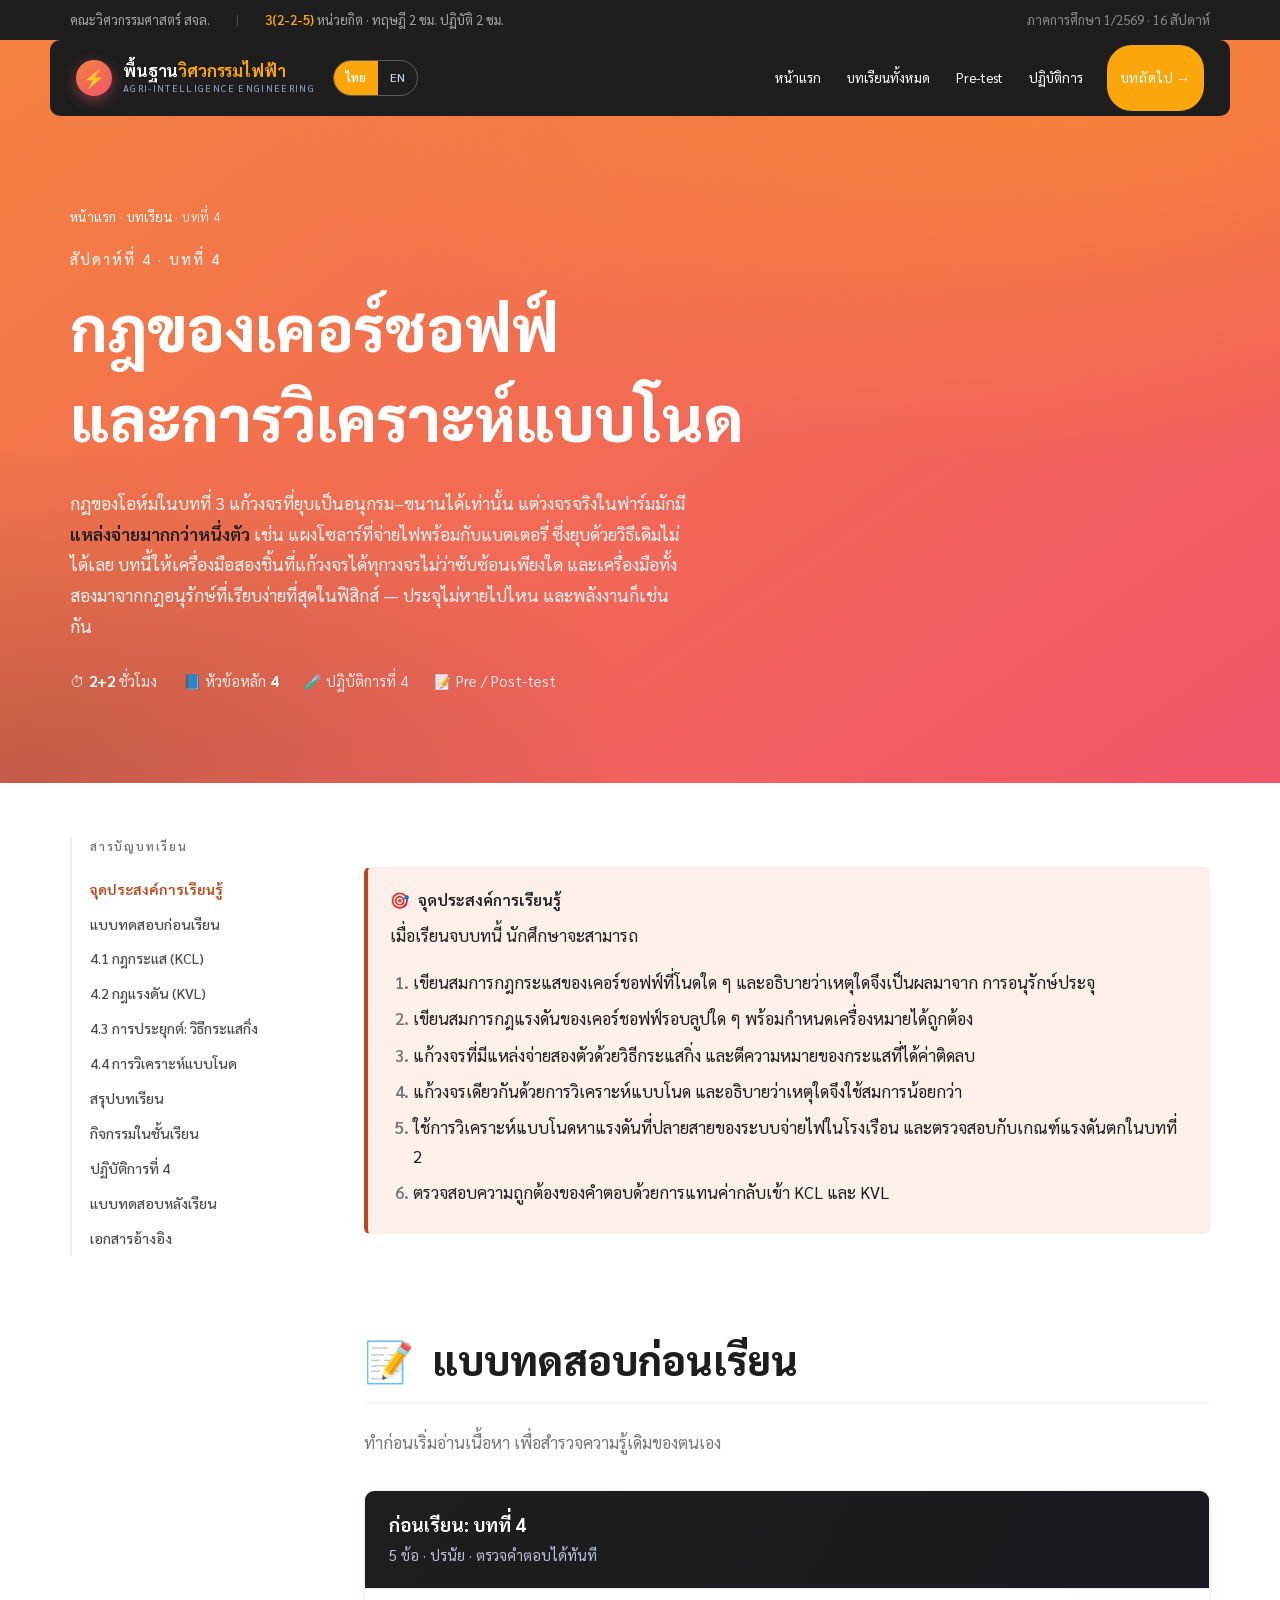
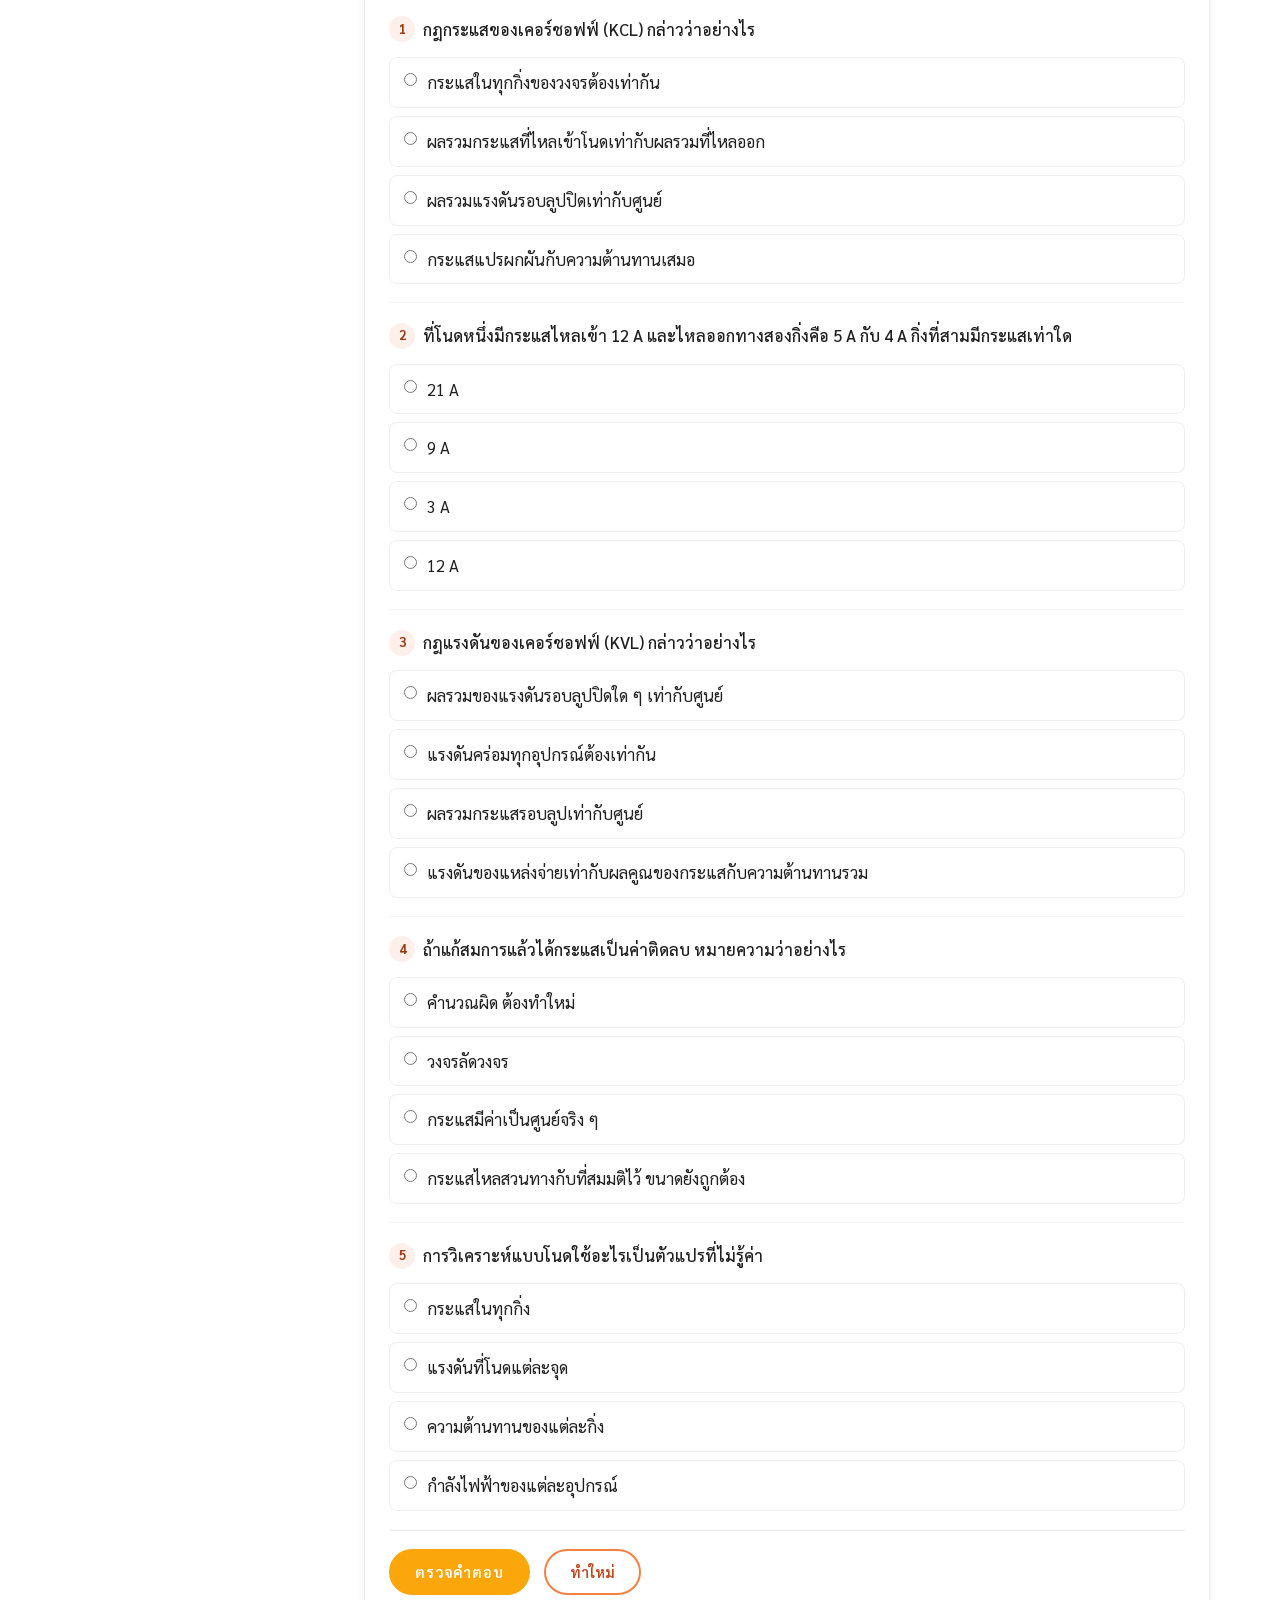
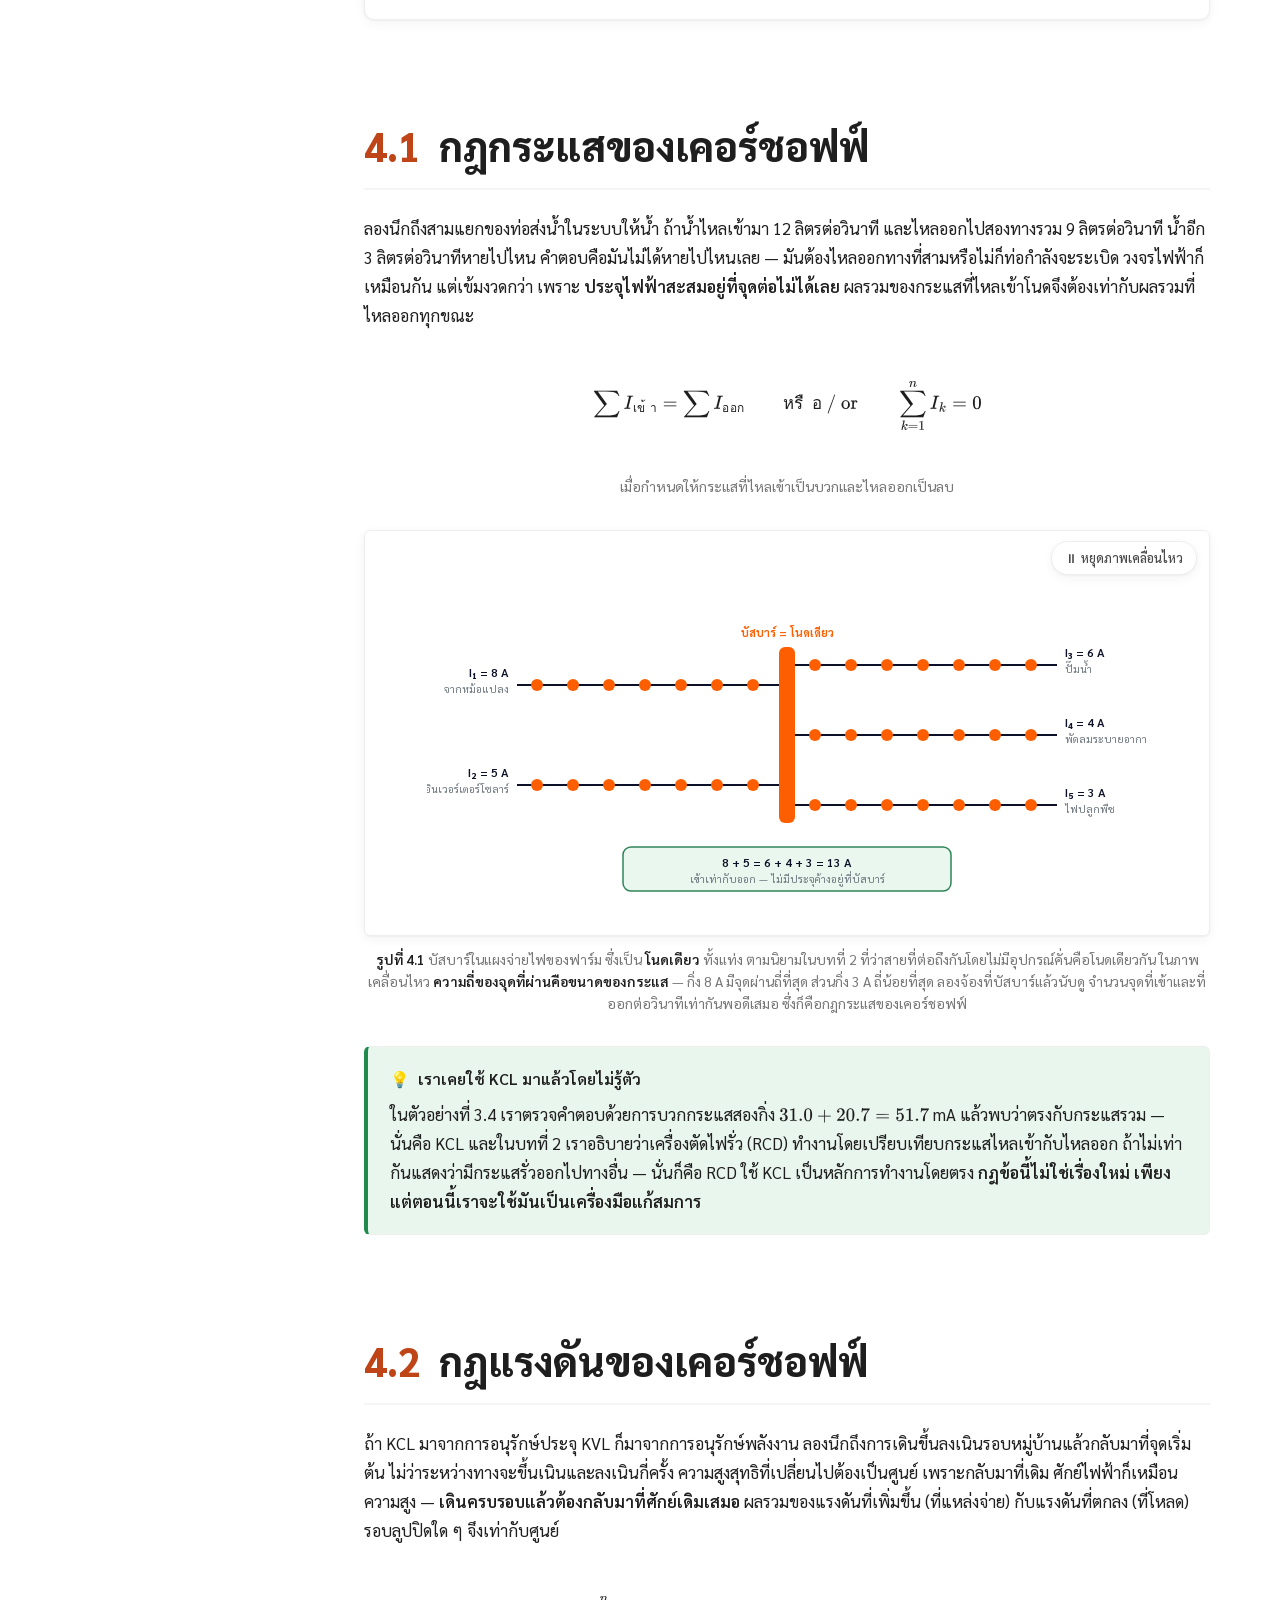
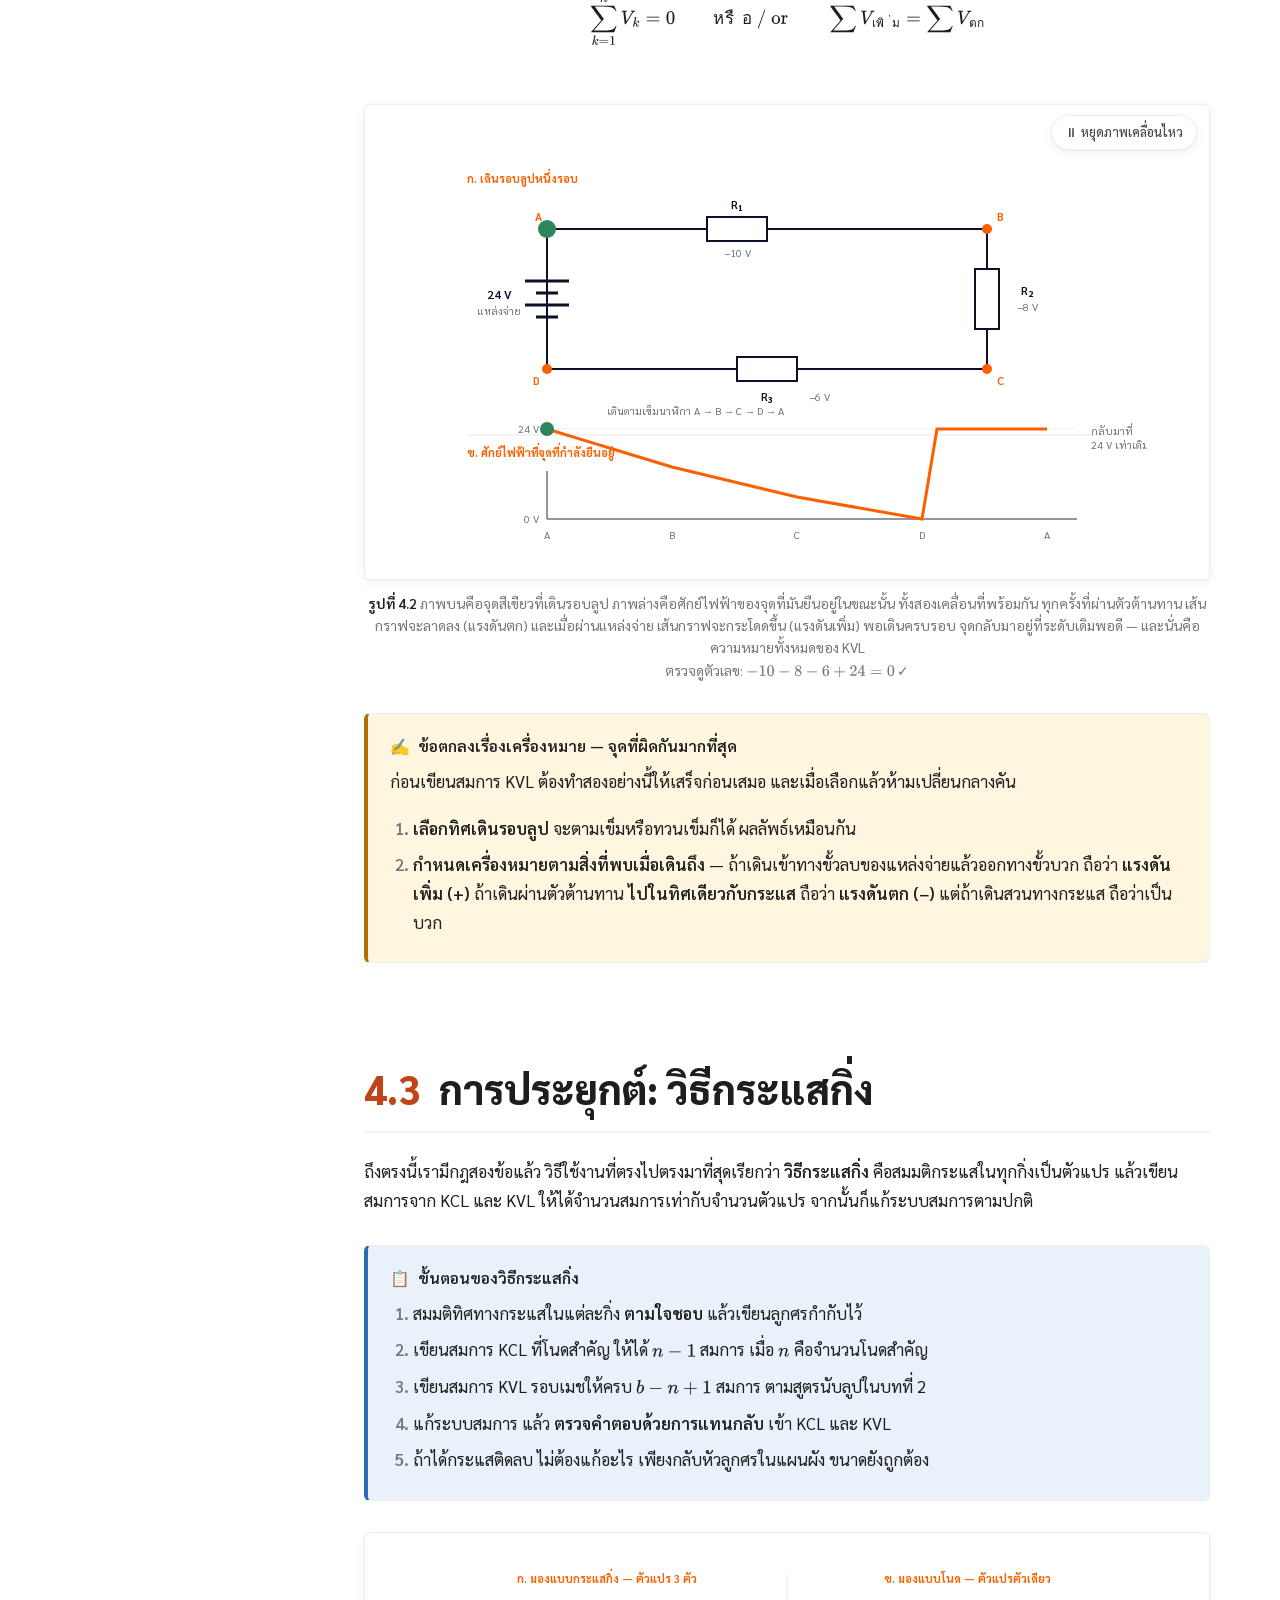
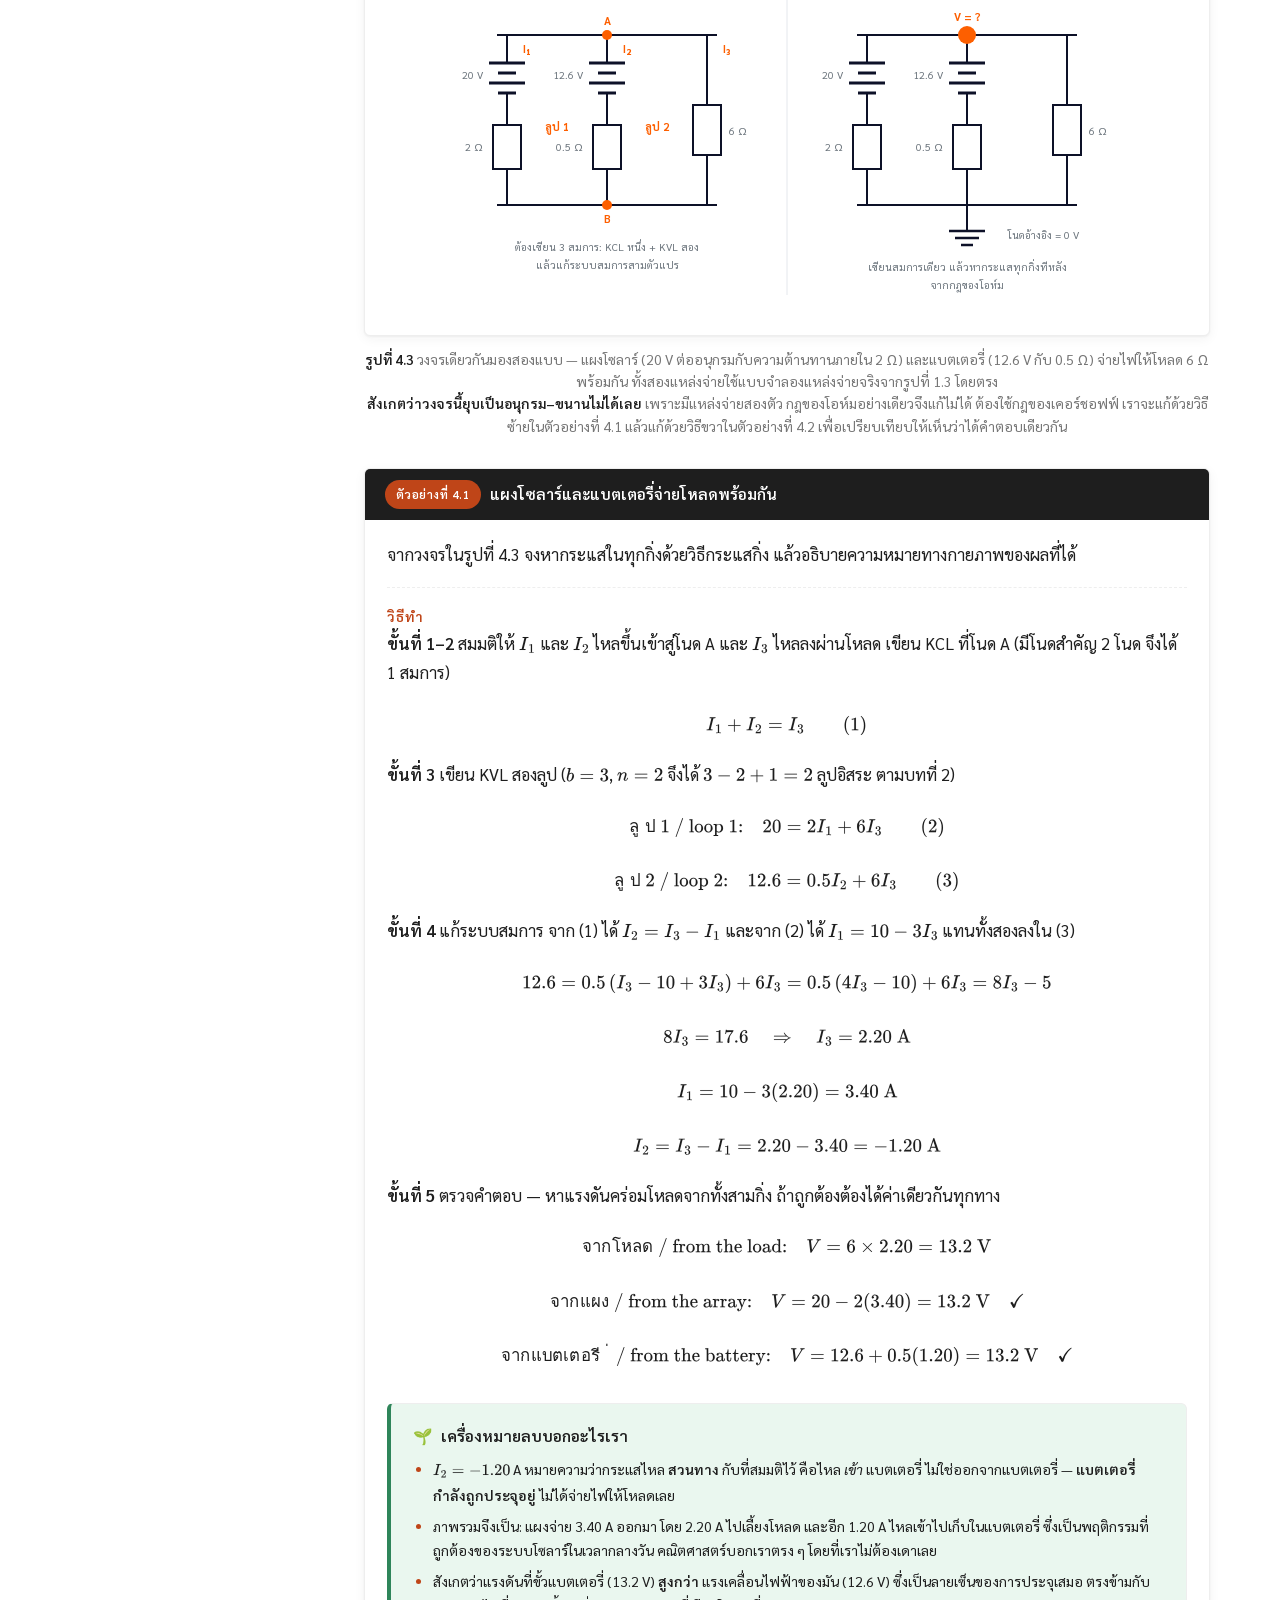
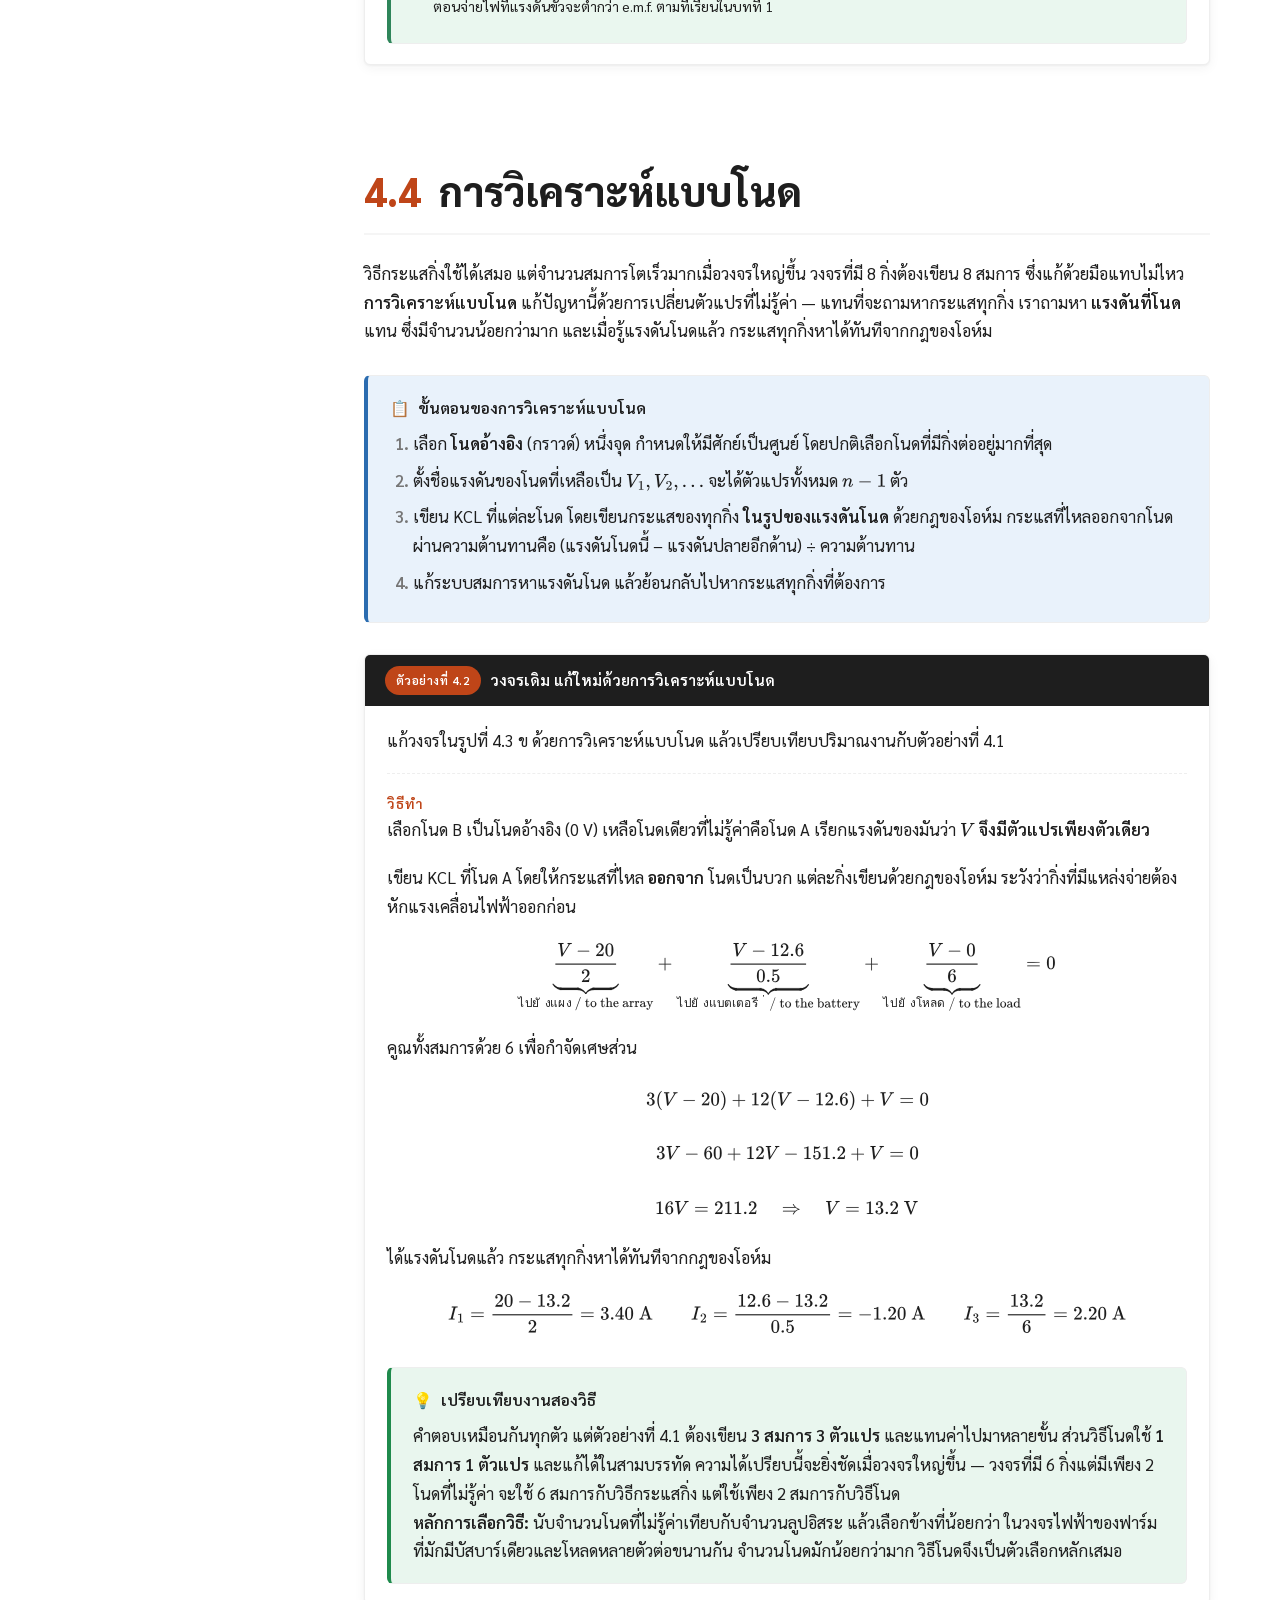
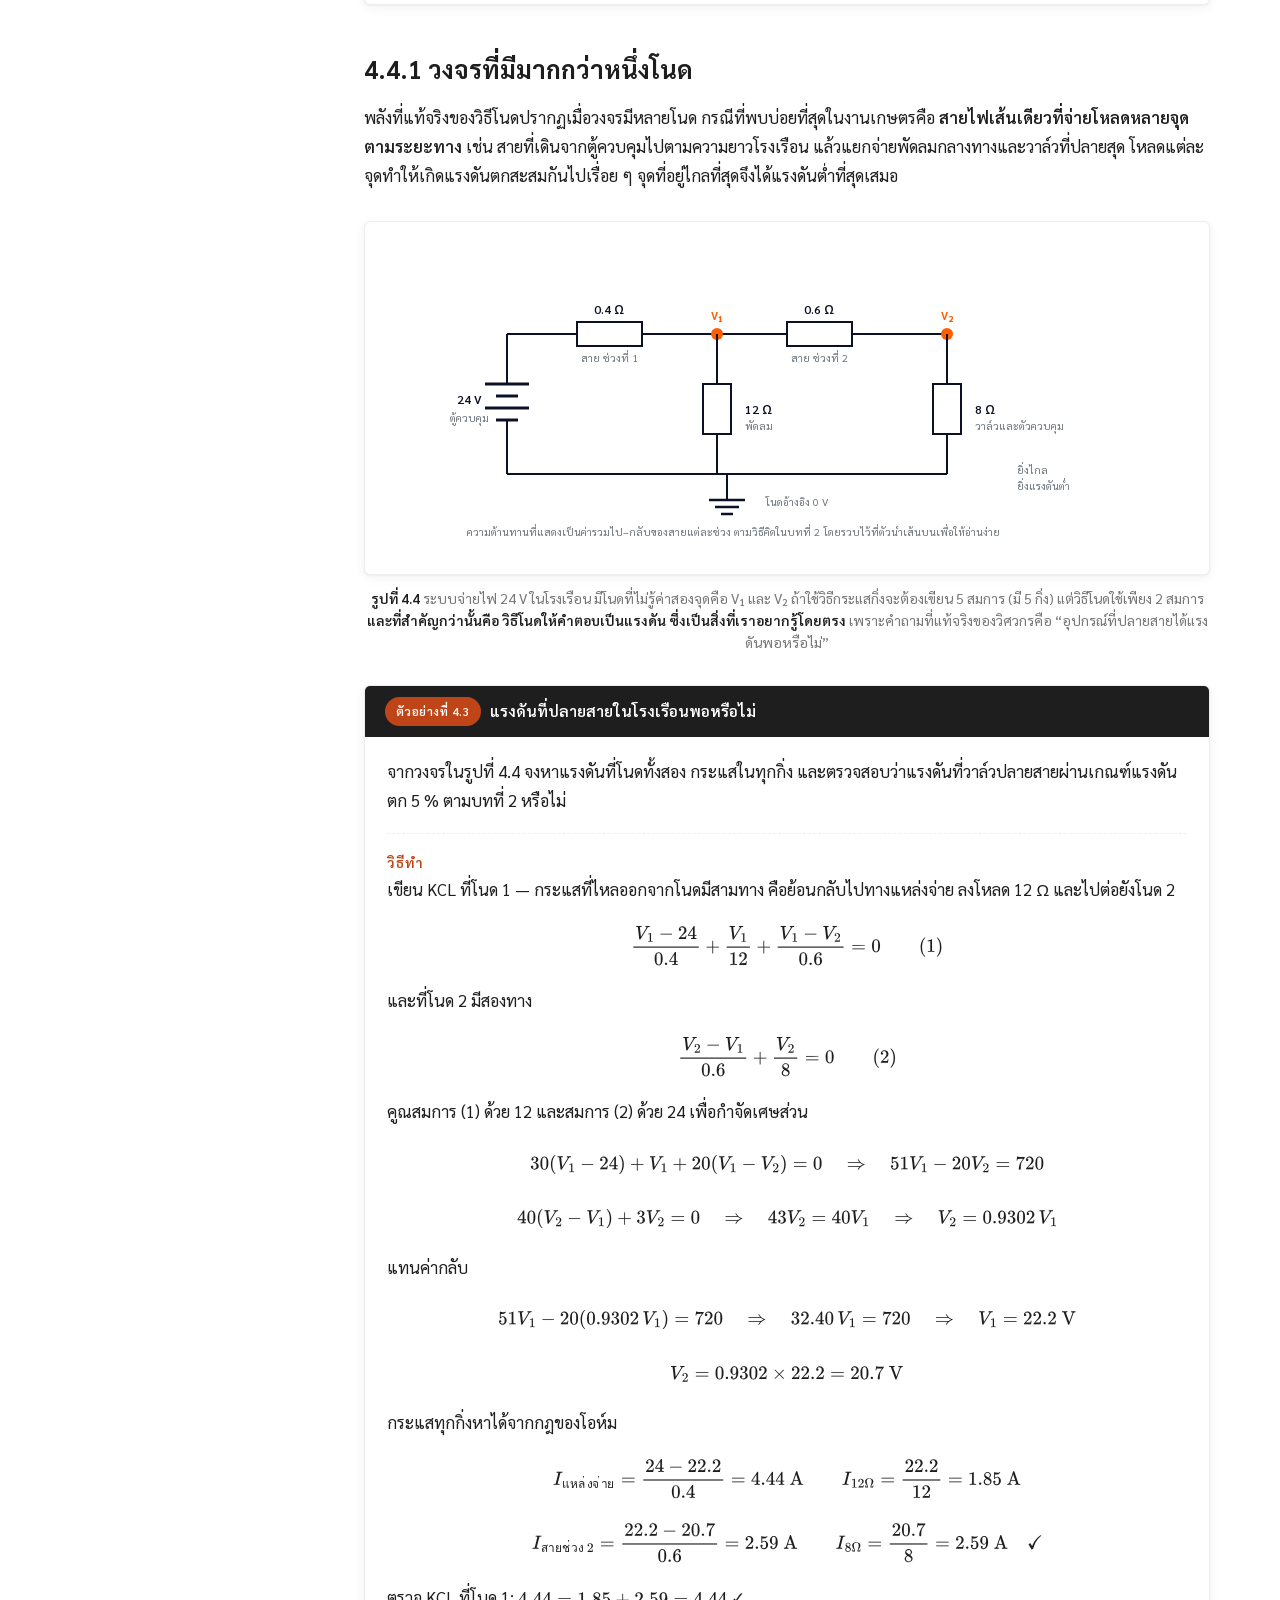
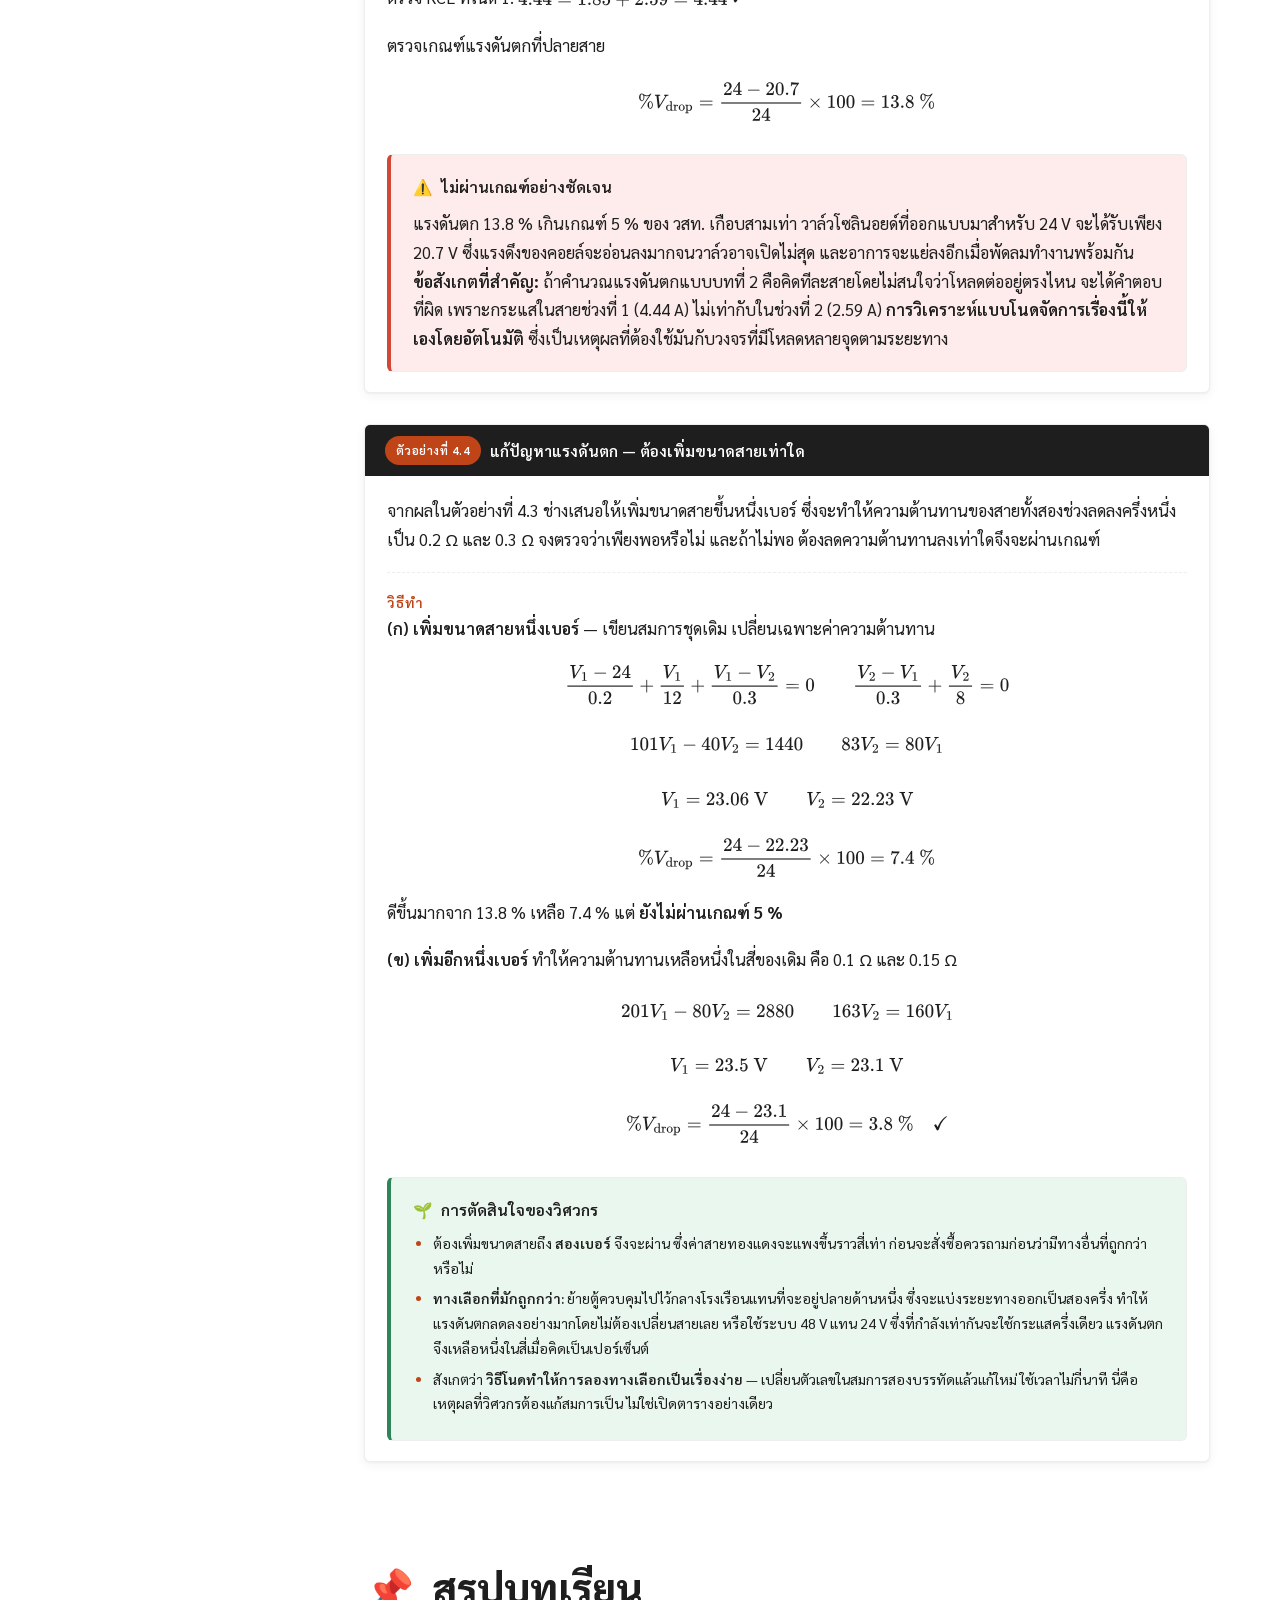
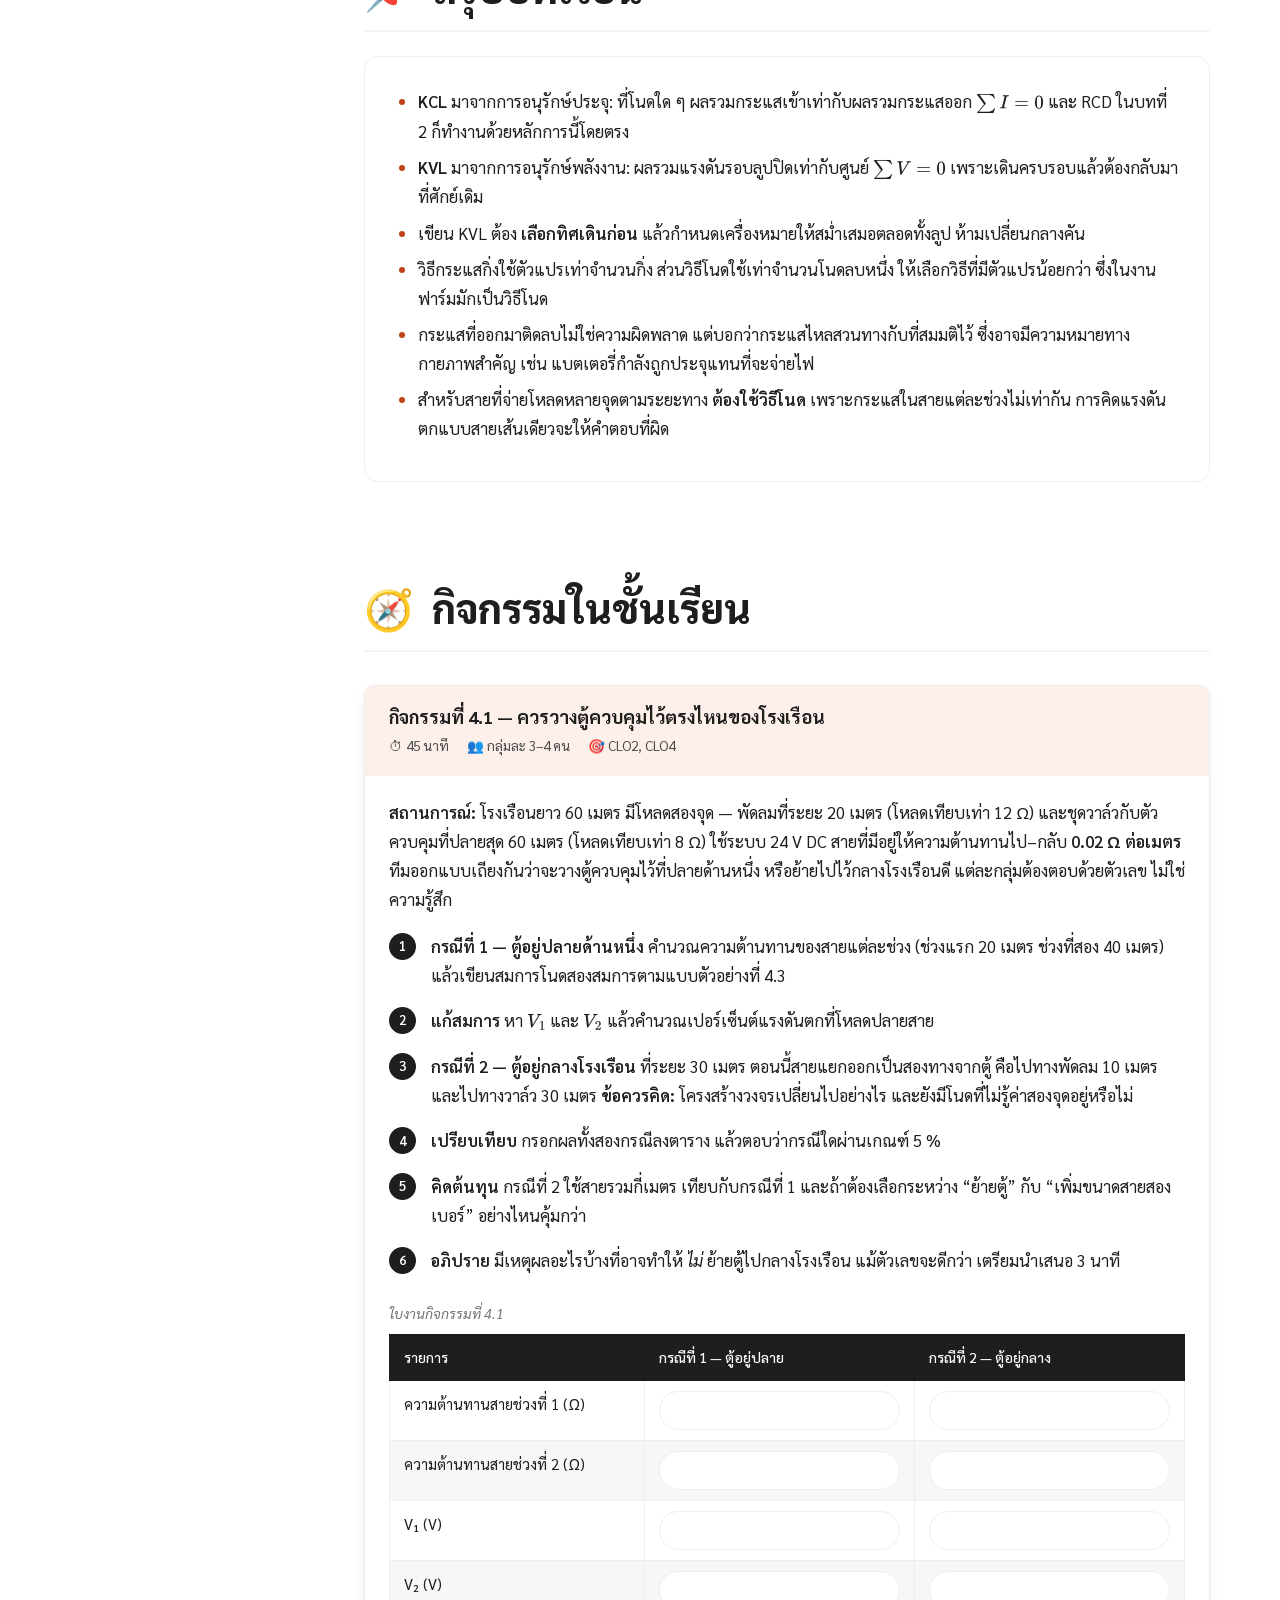
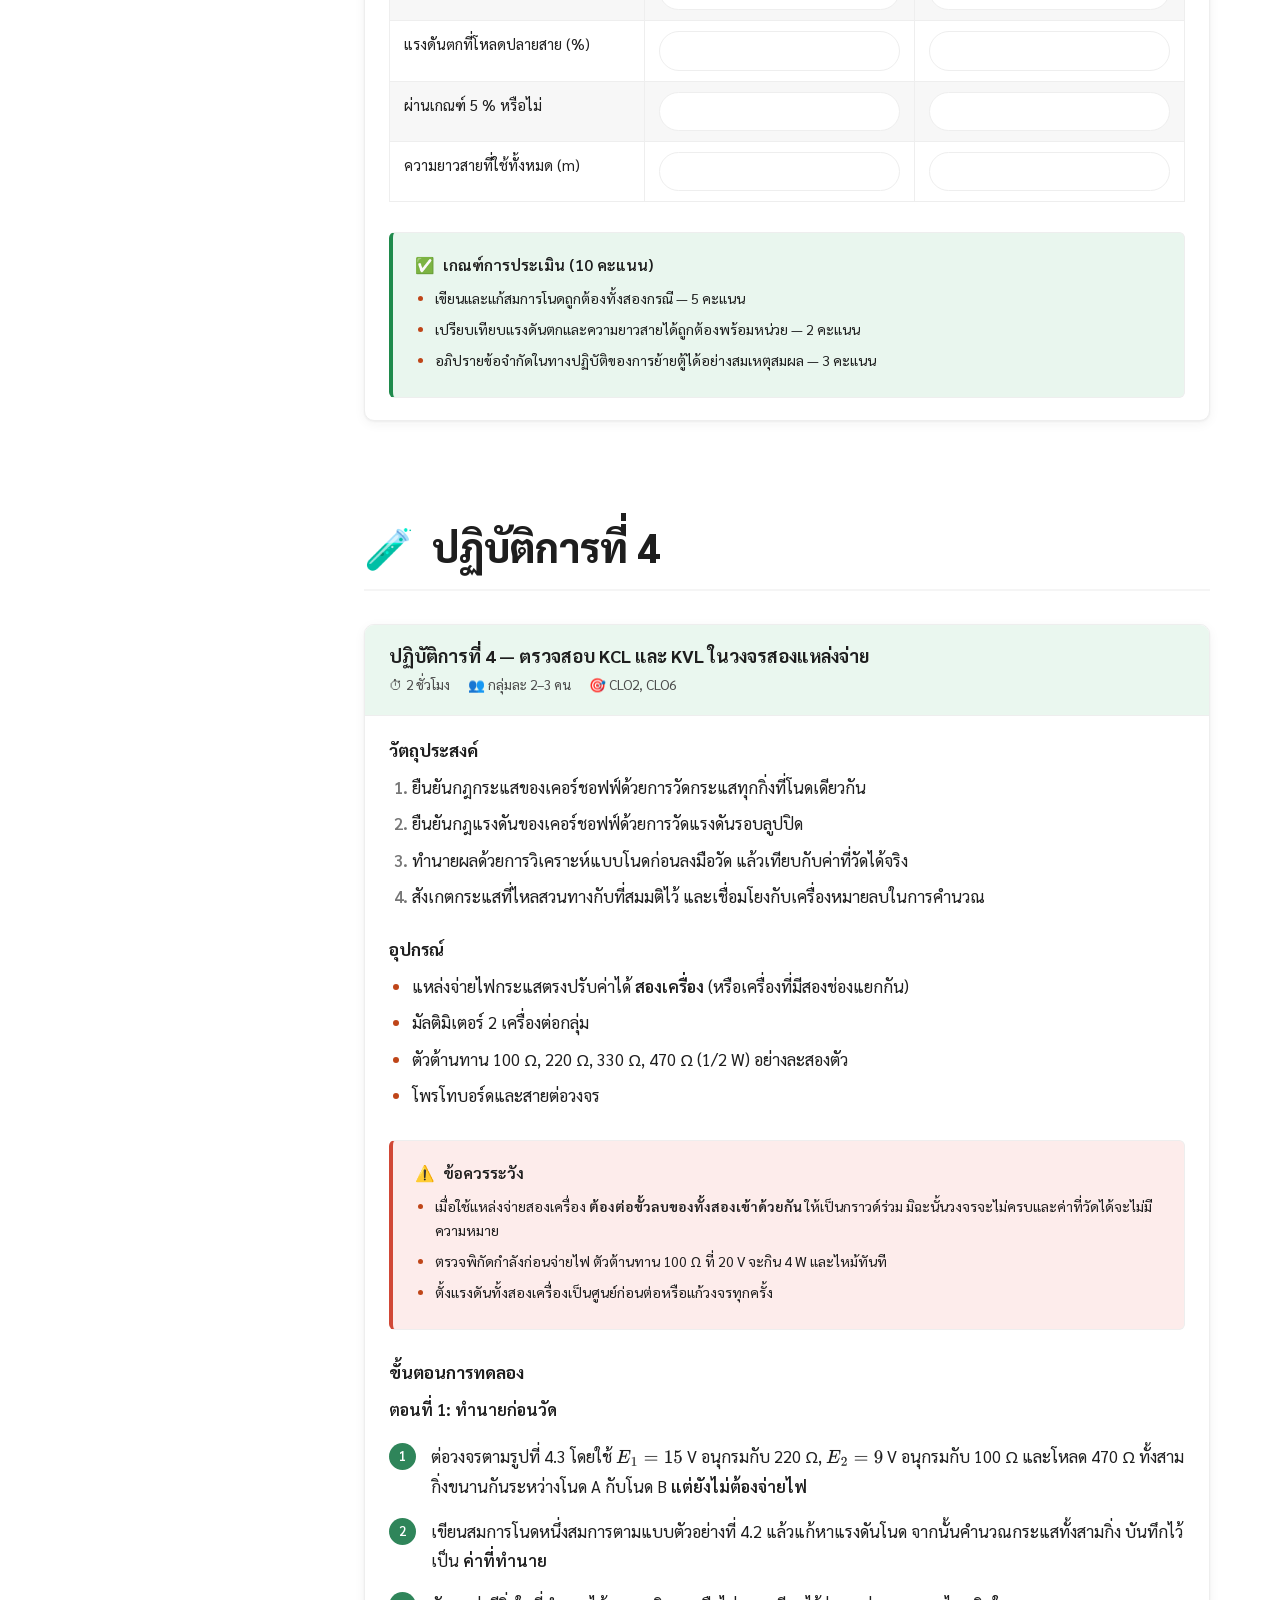
<file: chapters/ch04.html>
<!DOCTYPE html>
<html lang="th">
<head>
<meta charset="UTF-8">
<meta name="viewport" content="width=device-width, initial-scale=1, viewport-fit=cover">
<title>บทที่ 4 กฎของเคอร์ชอฟฟ์และการวิเคราะห์แบบโนด | Fundamental of Electrical Engineering</title>
<meta name="description" content="Chapter 4 — Kirchhoff's current and voltage laws, the branch-current method, and nodal analysis, applied to farm power circuits.">
<meta name="author" content="Jedsada Saijai">
<link rel="preconnect" href="https://fonts.googleapis.com">
<link rel="preconnect" href="https://fonts.gstatic.com" crossorigin>
<link href="https://fonts.googleapis.com/css2?family=Poppins:wght@400;500;600;700;800&family=Sarabun:wght@400;500;600;700&display=swap" rel="stylesheet">
<link rel="stylesheet" href="../assets/css/style.css">
<link rel="icon" href="data:image/svg+xml,<svg xmlns='http://www.w3.org/2000/svg' viewBox='0 0 100 100'><text y='.9em' font-size='90'>⚡</text></svg>">
<script>
  try {
    var l = localStorage.getItem('fee.lang');
    if (l === 'en' || l === 'th') document.documentElement.setAttribute('lang', l);
  } catch (e) {}
</script>
<script src="../assets/js/mathjax-config.js"></script>
<script defer src="../assets/vendor/mathjax/tex-svg.js"></script>
<style>
  .sys-fig text { font-family: var(--font-sans); }
  .sys-fig .lbl { font-size: 12px; font-weight: 600; fill: #0d1128; }
  .sys-fig .sub { font-size: 10.5px; fill: #6c757d; }
  .sys-fig .cap { font-size: 11px; font-weight: 700; fill: #fd5f00; }
  .sys-fig .wire { stroke: #0d1128; stroke-width: 2; fill: none; }
  .sys-fig .sym  { stroke: #0d1128; stroke-width: 2; fill: #fff; }
  .sys-fig .axis { stroke: #6c757d; stroke-width: 1.5; }
  .sys-fig .node { fill: #fd5f00; }
  .sys-fig .elec { fill: #fd5f00; }

  /* --- KCL: each branch's dots pass at a rate set by its current.
         Fast train = large current. Paused, the labels still say it all. --- */
  .kcl-fig .flow { transform-box: view-box; }
  @keyframes kcl-flow { from { transform: translateX(0); } to { transform: translateX(36px); } }
  .kcl-fig .flow { animation: kcl-flow linear infinite; }
  .kcl-fig .i1 { animation-duration: 1.00s; }   /* 8 A in  */
  .kcl-fig .i2 { animation-duration: 1.60s; }   /* 5 A in  */
  .kcl-fig .i3 { animation-duration: 1.33s; }   /* 6 A out */
  .kcl-fig .i4 { animation-duration: 2.00s; }   /* 4 A out */
  .kcl-fig .i5 { animation-duration: 2.67s; }   /* 3 A out */

  /* --- KVL: a marker walks the loop while a second dot traces the
         potential it is standing at. Both run on one timeline, so the
         steps down the staircase line up with the resistors.          --- */
  .kvl-fig .walk, .kvl-fig .gdot { transform-box: view-box; }
  @keyframes kvl-walk {
      0%    { transform: translate(0, 0); }
      37.9% { transform: translate(440px, 0); }
      50%   { transform: translate(440px, 140px); }
      87.9% { transform: translate(0, 140px); }
      100%  { transform: translate(0, 0); }
  }
  @keyframes kvl-graph {
      0%    { transform: translate(0, 0); }
      37.9% { transform: translate(125px, 38px); }
      50%   { transform: translate(250px, 68px); }
      87.9% { transform: translate(375px, 90px); }
      100%  { transform: translate(500px, 0); }
  }
  .kvl-fig .walk { animation: kvl-walk  7s linear infinite; }
  .kvl-fig .gdot { animation: kvl-graph 7s linear infinite; }
</style>
</head>
<body data-chapter="ch04">

<!-- ============================================================ TOP BAR -->
<div class="topbar">
  <div class="topbar-inner">
    <span><span class="th">คณะวิศวกรรมศาสตร์ สจล.</span><span class="en">School of Engineering, KMITL</span></span>
    <span class="sep">|</span>
    <span><b>3(2-2-5)</b>&nbsp;<span class="th">หน่วยกิต · ทฤษฎี 2 ชม. ปฏิบัติ 2 ชม.</span><span class="en">credits · 2 h lecture, 2 h lab</span></span>
    <span class="right"><span class="th">ภาคการศึกษา 1/2569 · 16 สัปดาห์</span><span class="en">Semester 1/2026 · 16 weeks</span></span>
  </div>
</div>

<!-- ======================================================== NAVIGATION -->
<nav class="nav">
  <div class="nav-inner">
    <a class="brand" href="../index.html">
      <span class="brand-mark">⚡</span>
      <span class="brand-text"><span class="th">พื้นฐาน<span class="hi">วิศวกรรมไฟฟ้า</span></span><span class="en">Fundamental of <span class="hi">Electrical Engineering</span></span><small>Agri-Intelligence Engineering</small></span>
    </a>
    <div class="lang-switch" role="group" aria-label="Language">
      <button type="button" data-lang="th" aria-pressed="true">ไทย</button>
      <button type="button" data-lang="en" aria-pressed="false">EN</button>
    </div>
    <button class="nav-toggle" type="button" aria-expanded="false" aria-controls="nav-links" aria-label="Menu">☰</button>
    <ul class="nav-links" id="nav-links">
      <li><a href="../index.html"><span class="th">หน้าแรก</span><span class="en">Home</span></a></li>
      <li><a href="../index.html#chapters"><span class="th">บทเรียนทั้งหมด</span><span class="en">All chapters</span></a></li>
      <li><a href="#pretest"><span class="th">Pre-test</span><span class="en">Pre-test</span></a></li>
      <li><a href="#lab"><span class="th">ปฏิบัติการ</span><span class="en">Laboratory</span></a></li>
      <li><a href="ch05.html" class="btn btn-primary btn-sm" style="color:#fff">
        <span class="th">บทถัดไป</span><span class="en">Next</span> →</a></li>
    </ul>
  </div>
</nav>

<!-- =============================================================== HERO -->
<header class="hero">
  <div class="container">
    <div class="breadcrumb">
      <a href="../index.html"><span class="th">หน้าแรก</span><span class="en">Home</span></a> ·
      <a href="../index.html#chapters"><span class="th">บทเรียน</span><span class="en">Chapters</span></a> ·
      <span class="th">บทที่ 4</span><span class="en">Chapter 4</span>
    </div>
    <span class="eyebrow"><span class="th">สัปดาห์ที่ 4 · บทที่ 4</span><span class="en">Week 4 · Chapter 4</span></span>
    <h1><span class="th">กฎของเคอร์ชอฟฟ์<br>และการวิเคราะห์แบบโนด</span>
        <span class="en">Kirchhoff's Laws<br>and Nodal Analysis</span></h1>
    <p class="lead">
      <span class="th">กฎของโอห์มในบทที่ 3 แก้วงจรที่ยุบเป็นอนุกรม–ขนานได้เท่านั้น
        แต่วงจรจริงในฟาร์มมักมี <b>แหล่งจ่ายมากกว่าหนึ่งตัว</b> เช่น แผงโซลาร์ที่จ่ายไฟพร้อมกับแบตเตอรี่
        ซึ่งยุบด้วยวิธีเดิมไม่ได้เลย บทนี้ให้เครื่องมือสองชิ้นที่แก้วงจรได้ทุกวงจรไม่ว่าซับซ้อนเพียงใด
        และเครื่องมือทั้งสองมาจากกฎอนุรักษ์ที่เรียบง่ายที่สุดในฟิสิกส์ — ประจุไม่หายไปไหน และพลังงานก็เช่นกัน</span>
      <span class="en">Ohm's law in Chapter 3 solves only circuits that collapse into series and parallel
        groups. Real farm circuits often have <b>more than one source</b> — a solar array feeding a load
        alongside a battery — and those will not collapse at all. This chapter provides two tools that
        solve any circuit however tangled, and both come from the simplest conservation laws in physics:
        charge does not vanish, and neither does energy.</span>
    </p>
    <div class="hero-meta">
      <span>⏱ <strong>2+2</strong> <span class="th">ชั่วโมง</span><span class="en">hours</span></span>
      <span>📘 <span class="th">หัวข้อหลัก</span><span class="en">Main topics</span> <strong>4</strong></span>
      <span>🧪 <span class="th">ปฏิบัติการที่ 4</span><span class="en">Laboratory 4</span></span>
      <span>📝 <span class="th">Pre / Post-test</span><span class="en">Pre / post-test</span></span>
    </div>
  </div>
</header>

<div class="container">
<div class="chapter-layout">

  <!-- ============================================================= TOC -->
  <aside class="toc">
    <div class="toc-title"><span class="th">สารบัญบทเรียน</span><span class="en">On this page</span></div>
    <ul>
      <li><a href="#objectives"><span class="th">จุดประสงค์การเรียนรู้</span><span class="en">Objectives</span></a></li>
      <li><a href="#pretest"><span class="th">แบบทดสอบก่อนเรียน</span><span class="en">Pre-test</span></a></li>
      <li><a href="#s1"><span class="th">4.1 กฎกระแส (KCL)</span><span class="en">4.1 The current law</span></a></li>
      <li><a href="#s2"><span class="th">4.2 กฎแรงดัน (KVL)</span><span class="en">4.2 The voltage law</span></a></li>
      <li><a href="#s3"><span class="th">4.3 การประยุกต์: วิธีกระแสกิ่ง</span><span class="en">4.3 The branch-current method</span></a></li>
      <li><a href="#s4"><span class="th">4.4 การวิเคราะห์แบบโนด</span><span class="en">4.4 Nodal analysis</span></a></li>
      <li><a href="#summary"><span class="th">สรุปบทเรียน</span><span class="en">Summary</span></a></li>
      <li><a href="#activity"><span class="th">กิจกรรมในชั้นเรียน</span><span class="en">Class activity</span></a></li>
      <li><a href="#lab"><span class="th">ปฏิบัติการที่ 4</span><span class="en">Laboratory 4</span></a></li>
      <li><a href="#posttest"><span class="th">แบบทดสอบหลังเรียน</span><span class="en">Post-test</span></a></li>
      <li><a href="#refs"><span class="th">เอกสารอ้างอิง</span><span class="en">References</span></a></li>
    </ul>
  </aside>

  <!-- ==================================================== CHAPTER BODY -->
  <main class="chapter-body">

    <!-- ---------------------------------------------------- Objectives -->
    <section id="objectives">
      <div class="callout callout-objective">
        <div class="callout-title">🎯 <span class="th">จุดประสงค์การเรียนรู้</span>
          <span class="en">Learning objectives</span></div>
        <p><span class="th">เมื่อเรียนจบบทนี้ นักศึกษาจะสามารถ</span>
           <span class="en">After this chapter you will be able to:</span></p>
        <ol>
          <li><span class="th">เขียนสมการกฎกระแสของเคอร์ชอฟฟ์ที่โนดใด ๆ และอธิบายว่าเหตุใดจึงเป็นผลมาจาก
            การอนุรักษ์ประจุ</span>
            <span class="en">write Kirchhoff's current law at any node, and explain why it follows from the
            conservation of charge;</span></li>
          <li><span class="th">เขียนสมการกฎแรงดันของเคอร์ชอฟฟ์รอบลูปใด ๆ พร้อมกำหนดเครื่องหมายได้ถูกต้อง</span>
            <span class="en">write Kirchhoff's voltage law around any loop, with the signs assigned
            correctly;</span></li>
          <li><span class="th">แก้วงจรที่มีแหล่งจ่ายสองตัวด้วยวิธีกระแสกิ่ง และตีความหมายของกระแสที่ได้ค่าติดลบ</span>
            <span class="en">solve a two-source circuit by the branch-current method, and interpret a
            current that comes out negative;</span></li>
          <li><span class="th">แก้วงจรเดียวกันด้วยการวิเคราะห์แบบโนด และอธิบายว่าเหตุใดจึงใช้สมการน้อยกว่า</span>
            <span class="en">solve the same circuit by nodal analysis, and explain why it needs fewer
            equations;</span></li>
          <li><span class="th">ใช้การวิเคราะห์แบบโนดหาแรงดันที่ปลายสายของระบบจ่ายไฟในโรงเรือน
            และตรวจสอบกับเกณฑ์แรงดันตกในบทที่ 2</span>
            <span class="en">use nodal analysis to find the voltage at the far end of a greenhouse
            distribution run, and check it against the voltage-drop limit of Chapter 2;</span></li>
          <li><span class="th">ตรวจสอบความถูกต้องของคำตอบด้วยการแทนค่ากลับเข้า KCL และ KVL</span>
            <span class="en">verify an answer by substituting it back into KCL and KVL.</span></li>
        </ol>
      </div>
    </section>

    <!-- ------------------------------------------------------ Pre-test -->
    <section id="pretest">
      <h2><span class="num">📝</span><span class="th">แบบทดสอบก่อนเรียน</span>
          <span class="en">Pre-test</span></h2>
      <p class="muted"><span class="th">ทำก่อนเริ่มอ่านเนื้อหา เพื่อสำรวจความรู้เดิมของตนเอง</span>
        <span class="en">Take this before reading, to see what you already know.</span></p>

      <section class="quiz" id="pretest-q" data-quiz="pre" data-chapter="ch04">
        <div class="quiz-head">
          <h3><span class="th">ก่อนเรียน: บทที่ 4</span><span class="en">Pre-test: Chapter 4</span></h3>
          <p><span class="th">5 ข้อ · ปรนัย · ตรวจคำตอบได้ทันที</span>
             <span class="en">5 multiple-choice questions · marked instantly</span></p>
        </div>
        <div class="quiz-body">

          <div class="q" data-answer="b"
               data-explain-th="กฎกระแสของเคอร์ชอฟฟ์มาจากการอนุรักษ์ประจุ — ประจุไม่สามารถสะสมอยู่ที่โนดได้ ผลรวมกระแสที่ไหลเข้าจึงต้องเท่ากับผลรวมที่ไหลออกเสมอ (หัวข้อ 4.1)"
               data-explain-en="KCL follows from the conservation of charge: charge cannot accumulate at a node, so the currents entering must always sum to those leaving (Section 4.1).">
            <div class="q-text"><span class="th">กฎกระแสของเคอร์ชอฟฟ์ (KCL) กล่าวว่าอย่างไร</span>
              <span class="en">What does Kirchhoff's current law state?</span></div>
            <div class="opts">
              <label class="opt" data-opt="a"><span><span class="th">กระแสในทุกกิ่งของวงจรต้องเท่ากัน</span><span class="en">The current is the same in every branch</span></span></label>
              <label class="opt" data-opt="b"><span><span class="th">ผลรวมกระแสที่ไหลเข้าโนดเท่ากับผลรวมที่ไหลออก</span><span class="en">The currents entering a node equal those leaving it</span></span></label>
              <label class="opt" data-opt="c"><span><span class="th">ผลรวมแรงดันรอบลูปปิดเท่ากับศูนย์</span><span class="en">The voltages around a closed loop sum to zero</span></span></label>
              <label class="opt" data-opt="d"><span><span class="th">กระแสแปรผกผันกับความต้านทานเสมอ</span><span class="en">Current is always inversely proportional to resistance</span></span></label>
            </div>
          </div>

          <div class="q" data-answer="c"
               data-explain-th="ที่โนดนี้ กระแสเข้า 12 A ออก 5 A และ 4 A รวม 9 A จึงเหลือกระแสที่ต้องไหลออกทางกิ่งที่เหลือ 12 − 9 = 3 A (หัวข้อ 4.1)"
               data-explain-en="Twelve amperes enter; 5 A and 4 A leave, making 9 A, so the remaining branch must carry 12 − 9 = 3 A out (Section 4.1).">
            <div class="q-text"><span class="th">ที่โนดหนึ่งมีกระแสไหลเข้า 12 A และไหลออกทางสองกิ่งคือ 5 A กับ 4 A กิ่งที่สามมีกระแสเท่าใด</span>
              <span class="en">Twelve amperes enter a node and 5 A and 4 A leave by two branches. What flows in the third?</span></div>
            <div class="opts">
              <label class="opt" data-opt="a"><span>21 A</span></label>
              <label class="opt" data-opt="b"><span>9 A</span></label>
              <label class="opt" data-opt="c"><span>3 A</span></label>
              <label class="opt" data-opt="d"><span>12 A</span></label>
            </div>
          </div>

          <div class="q" data-answer="a"
               data-explain-th="กฎแรงดันของเคอร์ชอฟฟ์มาจากการอนุรักษ์พลังงาน — เมื่อเดินครบรอบกลับมาที่จุดเดิม ศักย์ไฟฟ้าต้องกลับมาเท่าเดิม ผลรวมของแรงดันที่เพิ่มและที่ตกจึงเป็นศูนย์ (หัวข้อ 4.2)"
               data-explain-en="KVL follows from the conservation of energy: go all the way round and back to the same point and the potential must be the same, so the rises and drops sum to zero (Section 4.2).">
            <div class="q-text"><span class="th">กฎแรงดันของเคอร์ชอฟฟ์ (KVL) กล่าวว่าอย่างไร</span>
              <span class="en">What does Kirchhoff's voltage law state?</span></div>
            <div class="opts">
              <label class="opt" data-opt="a"><span><span class="th">ผลรวมของแรงดันรอบลูปปิดใด ๆ เท่ากับศูนย์</span><span class="en">The voltages around any closed loop sum to zero</span></span></label>
              <label class="opt" data-opt="b"><span><span class="th">แรงดันคร่อมทุกอุปกรณ์ต้องเท่ากัน</span><span class="en">The voltage across every element is the same</span></span></label>
              <label class="opt" data-opt="c"><span><span class="th">ผลรวมกระแสรอบลูปเท่ากับศูนย์</span><span class="en">The currents around a loop sum to zero</span></span></label>
              <label class="opt" data-opt="d"><span><span class="th">แรงดันของแหล่งจ่ายเท่ากับผลคูณของกระแสกับความต้านทานรวม</span><span class="en">The source voltage equals current times total resistance</span></span></label>
            </div>
          </div>

          <div class="q" data-answer="d"
               data-explain-th="เครื่องหมายลบหมายความเพียงว่ากระแสไหลสวนทางกับที่เราสมมติไว้ตอนแรก ขนาดของกระแสยังถูกต้อง ไม่ต้องคำนวณใหม่ เพียงกลับหัวลูกศรในแผนผัง (หัวข้อ 4.3)"
               data-explain-en="A negative sign means only that the current runs opposite to the direction you assumed. The magnitude is still right — reverse the arrow on the diagram and carry on (Section 4.3).">
            <div class="q-text"><span class="th">ถ้าแก้สมการแล้วได้กระแสเป็นค่าติดลบ หมายความว่าอย่างไร</span>
              <span class="en">If solving the equations gives a negative current, what does that mean?</span></div>
            <div class="opts">
              <label class="opt" data-opt="a"><span><span class="th">คำนวณผิด ต้องทำใหม่</span><span class="en">A mistake was made; start again</span></span></label>
              <label class="opt" data-opt="b"><span><span class="th">วงจรลัดวงจร</span><span class="en">The circuit is short-circuited</span></span></label>
              <label class="opt" data-opt="c"><span><span class="th">กระแสมีค่าเป็นศูนย์จริง ๆ</span><span class="en">The current is genuinely zero</span></span></label>
              <label class="opt" data-opt="d"><span><span class="th">กระแสไหลสวนทางกับที่สมมติไว้ ขนาดยังถูกต้อง</span><span class="en">It flows opposite to the assumed direction; the magnitude is correct</span></span></label>
            </div>
          </div>

          <div class="q" data-answer="b"
               data-explain-th="การวิเคราะห์แบบโนดใช้ 'แรงดันที่โนด' เป็นตัวแปรที่ไม่รู้ค่า แล้วเขียนสมการ KCL ที่แต่ละโนด เมื่อได้แรงดันโนดแล้วจึงหากระแสทุกกิ่งจากกฎของโอห์มภายหลัง (หัวข้อ 4.4)"
               data-explain-en="Nodal analysis takes the node voltages as the unknowns and writes KCL at each node; once they are known, every branch current follows from Ohm's law (Section 4.4).">
            <div class="q-text"><span class="th">การวิเคราะห์แบบโนดใช้อะไรเป็นตัวแปรที่ไม่รู้ค่า</span>
              <span class="en">What does nodal analysis use as its unknowns?</span></div>
            <div class="opts">
              <label class="opt" data-opt="a"><span><span class="th">กระแสในทุกกิ่ง</span><span class="en">The current in every branch</span></span></label>
              <label class="opt" data-opt="b"><span><span class="th">แรงดันที่โนดแต่ละจุด</span><span class="en">The voltage at each node</span></span></label>
              <label class="opt" data-opt="c"><span><span class="th">ความต้านทานของแต่ละกิ่ง</span><span class="en">The resistance of each branch</span></span></label>
              <label class="opt" data-opt="d"><span><span class="th">กำลังไฟฟ้าของแต่ละอุปกรณ์</span><span class="en">The power in each element</span></span></label>
            </div>
          </div>

        </div>
      </section>
    </section>

    <!-- =============================================== 4.1 -->
    <section id="s1">
      <h2><span class="num">4.1</span><span class="th">กฎกระแสของเคอร์ชอฟฟ์</span>
          <span class="en">Kirchhoff's current law</span></h2>

      <p><span class="th">ลองนึกถึงสามแยกของท่อส่งน้ำในระบบให้น้ำ ถ้าน้ำไหลเข้ามา 12 ลิตรต่อวินาที
        และไหลออกไปสองทางรวม 9 ลิตรต่อวินาที น้ำอีก 3 ลิตรต่อวินาทีหายไปไหน
        คำตอบคือมันไม่ได้หายไปไหนเลย — มันต้องไหลออกทางที่สามหรือไม่ก็ท่อกำลังจะระเบิด
        วงจรไฟฟ้าก็เหมือนกัน แต่เข้มงวดกว่า เพราะ <b>ประจุไฟฟ้าสะสมอยู่ที่จุดต่อไม่ได้เลย</b>
        ผลรวมของกระแสที่ไหลเข้าโนดจึงต้องเท่ากับผลรวมที่ไหลออกทุกขณะ</span>
        <span class="en">Think of a tee in an irrigation pipe. If 12 litres a second flow in and 9 leave by
        two ways, where have the other 3 gone? Nowhere: they must leave by a third route, or the pipe is
        about to burst. A circuit behaves the same way, only more strictly, because <b>charge simply cannot
        pile up at a junction</b>. The currents entering a node must therefore equal those leaving it, at
        every instant.</span></p>

      <div class="equation">
        \[ \sum I_{\text{เข้า}} = \sum I_{\text{ออก}}
           \qquad\text{หรือ / or}\qquad \sum_{k=1}^{n} I_k = 0 \]
      </div>
      <p class="eq-note"><span class="th">เมื่อกำหนดให้กระแสที่ไหลเข้าเป็นบวกและไหลออกเป็นลบ</span>
        <span class="en">taking currents entering as positive and those leaving as negative</span></p>

      <figure>
        <div class="figure-box is-animated kcl-fig" data-anim="running">
          <button type="button" class="anim-toggle" data-anim-toggle aria-pressed="false">
            <span class="anim-pause"><span class="th">⏸ หยุดภาพเคลื่อนไหว</span><span class="en">⏸ Pause</span></span>
            <span class="anim-play"><span class="th">▶ เล่นภาพเคลื่อนไหว</span><span class="en">▶ Play</span></span>
          </button>
          <svg class="sys-fig" viewBox="0 0 720 330" role="img" width="720"
               aria-label="Five branches meeting at a busbar, with the dots on each branch passing at a rate set by its current">
            <defs>
              <clipPath id="c1"><rect x="90" y="100" width="270" height="20"/></clipPath>
              <clipPath id="c2"><rect x="90" y="200" width="270" height="20"/></clipPath>
              <clipPath id="c3"><rect x="360" y="80"  width="270" height="20"/></clipPath>
              <clipPath id="c4"><rect x="360" y="150" width="270" height="20"/></clipPath>
              <clipPath id="c5"><rect x="360" y="220" width="270" height="20"/></clipPath>
            </defs>

            <!-- the node: a whole busbar, not just a dot -->
            <rect x="352" y="72" width="16" height="176" rx="6" fill="#fd5f00"/>
            <text class="cap th" x="360" y="62" text-anchor="middle">บัสบาร์ = โนดเดียว</text>
            <text class="cap en" x="360" y="62" text-anchor="middle">the busbar is one node</text>

            <!-- incoming branches -->
            <path class="wire" d="M90 110 H352"/>
            <g clip-path="url(#c1)"><g class="flow i1">
              <circle class="elec" cx="74"  cy="110" r="6"/><circle class="elec" cx="110" cy="110" r="6"/>
              <circle class="elec" cx="146" cy="110" r="6"/><circle class="elec" cx="182" cy="110" r="6"/>
              <circle class="elec" cx="218" cy="110" r="6"/><circle class="elec" cx="254" cy="110" r="6"/>
              <circle class="elec" cx="290" cy="110" r="6"/><circle class="elec" cx="326" cy="110" r="6"/>
              <circle class="elec" cx="362" cy="110" r="6"/>
            </g></g>
            <text class="lbl" x="82" y="102" text-anchor="end">I₁ = 8 A</text>
            <text class="sub th" x="82" y="118" text-anchor="end">จากหม้อแปลง</text>
            <text class="sub en" x="82" y="118" text-anchor="end">from the transformer</text>

            <path class="wire" d="M90 210 H352"/>
            <g clip-path="url(#c2)"><g class="flow i2">
              <circle class="elec" cx="74"  cy="210" r="6"/><circle class="elec" cx="110" cy="210" r="6"/>
              <circle class="elec" cx="146" cy="210" r="6"/><circle class="elec" cx="182" cy="210" r="6"/>
              <circle class="elec" cx="218" cy="210" r="6"/><circle class="elec" cx="254" cy="210" r="6"/>
              <circle class="elec" cx="290" cy="210" r="6"/><circle class="elec" cx="326" cy="210" r="6"/>
              <circle class="elec" cx="362" cy="210" r="6"/>
            </g></g>
            <text class="lbl" x="82" y="202" text-anchor="end">I₂ = 5 A</text>
            <text class="sub th" x="82" y="218" text-anchor="end">จากอินเวอร์เตอร์โซลาร์</text>
            <text class="sub en" x="82" y="218" text-anchor="end">from the solar inverter</text>

            <!-- outgoing branches -->
            <path class="wire" d="M368 90 H630"/>
            <g clip-path="url(#c3)"><g class="flow i3">
              <circle class="elec" cx="352" cy="90" r="6"/><circle class="elec" cx="388" cy="90" r="6"/>
              <circle class="elec" cx="424" cy="90" r="6"/><circle class="elec" cx="460" cy="90" r="6"/>
              <circle class="elec" cx="496" cy="90" r="6"/><circle class="elec" cx="532" cy="90" r="6"/>
              <circle class="elec" cx="568" cy="90" r="6"/><circle class="elec" cx="604" cy="90" r="6"/>
              <circle class="elec" cx="640" cy="90" r="6"/>
            </g></g>
            <text class="lbl" x="638" y="82">I₃ = 6 A</text>
            <text class="sub th" x="638" y="98">ปั๊มน้ำ</text>
            <text class="sub en" x="638" y="98">pump</text>

            <path class="wire" d="M368 160 H630"/>
            <g clip-path="url(#c4)"><g class="flow i4">
              <circle class="elec" cx="352" cy="160" r="6"/><circle class="elec" cx="388" cy="160" r="6"/>
              <circle class="elec" cx="424" cy="160" r="6"/><circle class="elec" cx="460" cy="160" r="6"/>
              <circle class="elec" cx="496" cy="160" r="6"/><circle class="elec" cx="532" cy="160" r="6"/>
              <circle class="elec" cx="568" cy="160" r="6"/><circle class="elec" cx="604" cy="160" r="6"/>
              <circle class="elec" cx="640" cy="160" r="6"/>
            </g></g>
            <text class="lbl" x="638" y="152">I₄ = 4 A</text>
            <text class="sub th" x="638" y="168">พัดลมระบายอากาศ</text>
            <text class="sub en" x="638" y="168">ventilation fans</text>

            <path class="wire" d="M368 230 H630"/>
            <g clip-path="url(#c5)"><g class="flow i5">
              <circle class="elec" cx="352" cy="230" r="6"/><circle class="elec" cx="388" cy="230" r="6"/>
              <circle class="elec" cx="424" cy="230" r="6"/><circle class="elec" cx="460" cy="230" r="6"/>
              <circle class="elec" cx="496" cy="230" r="6"/><circle class="elec" cx="532" cy="230" r="6"/>
              <circle class="elec" cx="568" cy="230" r="6"/><circle class="elec" cx="604" cy="230" r="6"/>
              <circle class="elec" cx="640" cy="230" r="6"/>
            </g></g>
            <text class="lbl" x="638" y="222">I₅ = 3 A</text>
            <text class="sub th" x="638" y="238">ไฟปลูกพืช</text>
            <text class="sub en" x="638" y="238">grow lights</text>

            <!-- the accounting -->
            <rect x="196" y="272" width="328" height="44" rx="8" fill="#eaf7ef" stroke="#2f855a" stroke-width="1.5"/>
            <text class="lbl" x="360" y="292" text-anchor="middle" fill="#2f855a">8 + 5  =  6 + 4 + 3  =  13 A</text>
            <text class="sub th" x="360" y="308" text-anchor="middle" fill="#2f855a">เข้าเท่ากับออก — ไม่มีประจุค้างอยู่ที่บัสบาร์</text>
            <text class="sub en" x="360" y="308" text-anchor="middle" fill="#2f855a">in equals out — nothing accumulates on the bar</text>
          </svg>
        </div>
        <figcaption><b><span class="th">รูปที่ 4.1</span><span class="en">Figure 4.1</span></b>
          <span class="th"> บัสบาร์ในแผงจ่ายไฟของฟาร์ม ซึ่งเป็น <b>โนดเดียว</b> ทั้งแท่ง
            ตามนิยามในบทที่ 2 ที่ว่าสายที่ต่อถึงกันโดยไม่มีอุปกรณ์คั่นคือโนดเดียวกัน
            ในภาพเคลื่อนไหว <b>ความถี่ของจุดที่ผ่านคือขนาดของกระแส</b> —
            กิ่ง 8 A มีจุดผ่านถี่ที่สุด ส่วนกิ่ง 3 A ถี่น้อยที่สุด
            ลองจ้องที่บัสบาร์แล้วนับดู จำนวนจุดที่เข้าและที่ออกต่อวินาทีเท่ากันพอดีเสมอ
            ซึ่งก็คือกฎกระแสของเคอร์ชอฟฟ์</span>
          <span class="en"> The busbar in a farm's distribution board — a <b>single node</b> along its whole
            length, by the Chapter 2 definition that any stretch of wire with no element in it is one node.
            In the animation <b>the rate at which dots pass is the current</b>: the 8 A branch passes them
            most often, the 3 A branch least. Watch the bar and count: the dots arriving and the dots
            leaving per second always match exactly. That is Kirchhoff's current law.</span></figcaption>
      </figure>

      <div class="callout callout-tip">
        <div class="callout-title">💡 <span class="th">เราเคยใช้ KCL มาแล้วโดยไม่รู้ตัว</span>
          <span class="en">We have used KCL already without naming it</span></div>
        <p class="mb-0"><span class="th">ในตัวอย่างที่ 3.4 เราตรวจคำตอบด้วยการบวกกระแสสองกิ่ง
          \(31.0 + 20.7 = 51.7\) mA แล้วพบว่าตรงกับกระแสรวม — นั่นคือ KCL
          และในบทที่ 2 เราอธิบายว่าเครื่องตัดไฟรั่ว (RCD) ทำงานโดยเปรียบเทียบกระแสไหลเข้ากับไหลออก
          ถ้าไม่เท่ากันแสดงว่ามีกระแสรั่วออกไปทางอื่น — นั่นก็คือ RCD ใช้ KCL เป็นหลักการทำงานโดยตรง
          <b>กฎข้อนี้ไม่ใช่เรื่องใหม่ เพียงแต่ตอนนี้เราจะใช้มันเป็นเครื่องมือแก้สมการ</b></span>
          <span class="en">In Example 3.4 we checked the answer by adding two branch currents,
          \(31.0 + 20.7 = 51.7\) mA, and finding they matched the total — that was KCL. And in Chapter 2 we
          said an RCD works by comparing the current going out with the current coming back, tripping if
          they differ because the difference must be leaking away somewhere: an RCD is a direct application
          of KCL. <b>The law is not new; what is new is using it to solve equations.</b></span></p>
      </div>
    </section>

    <!-- =============================================== 4.2 -->
    <section id="s2">
      <h2><span class="num">4.2</span><span class="th">กฎแรงดันของเคอร์ชอฟฟ์</span>
          <span class="en">Kirchhoff's voltage law</span></h2>

      <p><span class="th">ถ้า KCL มาจากการอนุรักษ์ประจุ KVL ก็มาจากการอนุรักษ์พลังงาน
        ลองนึกถึงการเดินขึ้นลงเนินรอบหมู่บ้านแล้วกลับมาที่จุดเริ่มต้น
        ไม่ว่าระหว่างทางจะขึ้นเนินและลงเนินกี่ครั้ง ความสูงสุทธิที่เปลี่ยนไปต้องเป็นศูนย์
        เพราะกลับมาที่เดิม ศักย์ไฟฟ้าก็เหมือนความสูง — <b>เดินครบรอบแล้วต้องกลับมาที่ศักย์เดิมเสมอ</b>
        ผลรวมของแรงดันที่เพิ่มขึ้น (ที่แหล่งจ่าย) กับแรงดันที่ตกลง (ที่โหลด) รอบลูปปิดใด ๆ จึงเท่ากับศูนย์</span>
        <span class="en">If KCL comes from the conservation of charge, KVL comes from the conservation of
        energy. Imagine walking a circuit of hills around a village and returning to where you began:
        however many times you climbed and descended, the net change in height must be zero, because you
        are back at the same place. Electric potential behaves exactly like height — <b>go all the way
        round and you must return to the same potential</b>. So the rises at the sources and the drops
        across the loads sum to zero around any closed loop.</span></p>

      <div class="equation">
        \[ \sum_{k=1}^{n} V_k = 0
           \qquad\text{หรือ / or}\qquad
           \sum V_{\text{เพิ่ม}} = \sum V_{\text{ตก}} \]
      </div>

      <figure>
        <div class="figure-box is-animated kvl-fig" data-anim="running">
          <button type="button" class="anim-toggle" data-anim-toggle aria-pressed="false">
            <span class="anim-pause"><span class="th">⏸ หยุดภาพเคลื่อนไหว</span><span class="en">⏸ Pause</span></span>
            <span class="anim-play"><span class="th">▶ เล่นภาพเคลื่อนไหว</span><span class="en">▶ Play</span></span>
          </button>
          <svg class="sys-fig" viewBox="0 0 720 400" role="img" width="720"
               aria-label="A marker walking around a single loop while a second dot traces the electric potential it stands at, returning to the same value">
            <text class="cap th" x="40" y="34">ก. เดินรอบลูปหนึ่งรอบ</text>
            <text class="cap en" x="40" y="34">a. One walk around the loop</text>

            <!-- the loop -->
            <path class="wire" d="M120 80 H560 V220 H120 Z"/>

            <!-- source on the left edge -->
            <line x1="98"  y1="132" x2="142" y2="132" stroke="#0d1128" stroke-width="3"/>
            <line x1="109" y1="144" x2="131" y2="144" stroke="#0d1128" stroke-width="3"/>
            <line x1="98"  y1="156" x2="142" y2="156" stroke="#0d1128" stroke-width="3"/>
            <line x1="109" y1="168" x2="131" y2="168" stroke="#0d1128" stroke-width="3"/>
            <rect x="96" y="120" width="48" height="60" fill="#fff" opacity="0"/>
            <text class="lbl" x="72" y="150" text-anchor="middle">24 V</text>
            <text class="sub th" x="72" y="166" text-anchor="middle">แหล่งจ่าย</text>
            <text class="sub en" x="72" y="166" text-anchor="middle">source</text>

            <!-- resistors -->
            <rect class="sym" x="280" y="68" width="60" height="24"/>
            <text class="lbl" x="310" y="60" text-anchor="middle">R₁</text>
            <text class="sub" x="310" y="108" text-anchor="middle">−10 V</text>
            <rect class="sym" x="548" y="120" width="24" height="60"/>
            <text class="lbl" x="600" y="146" text-anchor="middle">R₂</text>
            <text class="sub" x="600" y="162" text-anchor="middle">−8 V</text>
            <rect class="sym" x="310" y="208" width="60" height="24"/>
            <text class="lbl" x="340" y="252" text-anchor="middle">R₃</text>
            <text class="sub" x="392" y="252" text-anchor="middle">−6 V</text>

            <!-- corner labels -->
            <circle class="node" cx="120" cy="80"  r="5"/><text class="cap" x="108" y="72">A</text>
            <circle class="node" cx="560" cy="80"  r="5"/><text class="cap" x="570" y="72">B</text>
            <circle class="node" cx="560" cy="220" r="5"/><text class="cap" x="570" y="236">C</text>
            <circle class="node" cx="120" cy="220" r="5"/><text class="cap" x="106" y="236">D</text>

            <!-- the walker -->
            <circle class="walk" cx="120" cy="80" r="9" fill="#2f855a"/>

            <text class="sub th" x="180" y="266">เดินตามเข็มนาฬิกา A → B → C → D → A</text>
            <text class="sub en" x="180" y="266">walking clockwise A → B → C → D → A</text>

            <line x1="40" y1="286" x2="680" y2="286" stroke="#e4e7ec" stroke-width="1"/>

            <!-- ===== potential profile ===== -->
            <text class="cap th" x="40" y="308">ข. ศักย์ไฟฟ้าที่จุดที่กำลังยืนอยู่</text>
            <text class="cap en" x="40" y="308">b. The potential where the walker is standing</text>

            <line class="axis" x1="120" y1="370" x2="650" y2="370"/>
            <line class="axis" x1="120" y1="370" x2="120" y2="322"/>
            <text class="sub" x="112" y="374" text-anchor="end">0 V</text>
            <text class="sub" x="112" y="284" text-anchor="end">24 V</text>
            <line x1="120" y1="280" x2="650" y2="280" stroke="#eef1f5" stroke-width="1"/>

            <path d="M120 280 L245 318 L370 348 L495 370 L510 280 L620 280"
                  stroke="#fd5f00" stroke-width="3" fill="none"/>
            <circle class="gdot" cx="120" cy="280" r="7" fill="#2f855a"/>

            <text class="sub" x="120" y="390" text-anchor="middle">A</text>
            <text class="sub" x="245" y="390" text-anchor="middle">B</text>
            <text class="sub" x="370" y="390" text-anchor="middle">C</text>
            <text class="sub" x="495" y="390" text-anchor="middle">D</text>
            <text class="sub" x="620" y="390" text-anchor="middle">A</text>

            <text class="sub th" x="664" y="286">กลับมาที่</text>
            <text class="sub en" x="664" y="286">back to</text>
            <text class="sub th" x="664" y="300">24 V เท่าเดิม</text>
            <text class="sub en" x="664" y="300">the same 24 V</text>
          </svg>
        </div>
        <figcaption><b><span class="th">รูปที่ 4.2</span><span class="en">Figure 4.2</span></b>
          <span class="th"> ภาพบนคือจุดสีเขียวที่เดินรอบลูป ภาพล่างคือศักย์ไฟฟ้าของจุดที่มันยืนอยู่ในขณะนั้น
            ทั้งสองเคลื่อนที่พร้อมกัน ทุกครั้งที่ผ่านตัวต้านทาน เส้นกราฟจะลาดลง (แรงดันตก)
            และเมื่อผ่านแหล่งจ่าย เส้นกราฟจะกระโดดขึ้น (แรงดันเพิ่ม)
            พอเดินครบรอบ จุดกลับมาอยู่ที่ระดับเดิมพอดี — และนั่นคือความหมายทั้งหมดของ KVL
            <br>ตรวจดูตัวเลข: \(-10 - 8 - 6 + 24 = 0\) ✓</span>
          <span class="en"> Above, a green marker walks the loop; below, the potential at the point where it
            stands. The two move together. Each time it crosses a resistor the trace slopes down — a voltage
            drop — and at the source it leaps up — a rise. Complete the circuit and the marker is back
            exactly where it started, which is the whole of KVL.
            <br>Check the numbers: \(-10 - 8 - 6 + 24 = 0\) ✓</span></figcaption>
      </figure>

      <div class="callout callout-warn">
        <div class="callout-title">✍️ <span class="th">ข้อตกลงเรื่องเครื่องหมาย — จุดที่ผิดกันมากที่สุด</span>
          <span class="en">The sign convention — where most mistakes happen</span></div>
        <p><span class="th">ก่อนเขียนสมการ KVL ต้องทำสองอย่างนี้ให้เสร็จก่อนเสมอ
          และเมื่อเลือกแล้วห้ามเปลี่ยนกลางคัน</span>
          <span class="en">Before writing a KVL equation, settle these two things, and having settled them
          never change your mind halfway:</span></p>
        <ol class="mb-0">
          <li><span class="th"><b>เลือกทิศเดินรอบลูป</b> จะตามเข็มหรือทวนเข็มก็ได้ ผลลัพธ์เหมือนกัน</span>
            <span class="en"><b>Choose a direction to walk the loop</b> — clockwise or anticlockwise, it
            makes no difference to the answer.</span></li>
          <li><span class="th"><b>กำหนดเครื่องหมายตามสิ่งที่พบเมื่อเดินถึง</b> —
            ถ้าเดินเข้าทางขั้วลบของแหล่งจ่ายแล้วออกทางขั้วบวก ถือว่า <b>แรงดันเพิ่ม (+)</b>
            ถ้าเดินผ่านตัวต้านทาน <b>ไปในทิศเดียวกับกระแส</b> ถือว่า <b>แรงดันตก (−)</b>
            แต่ถ้าเดินสวนทางกระแส ถือว่าเป็นบวก</span>
            <span class="en"><b>Assign signs by what you meet as you arrive.</b> Enter a source at its
            negative terminal and leave at its positive, and that is a <b>rise (+)</b>. Cross a resistor
            <b>in the same direction as its current</b> and that is a <b>drop (−)</b>; cross it against the
            current and it counts as positive.</span></li>
        </ol>
      </div>
    </section>

    <!-- =============================================== 4.3 -->
    <section id="s3">
      <h2><span class="num">4.3</span><span class="th">การประยุกต์: วิธีกระแสกิ่ง</span>
          <span class="en">Putting them to work: the branch-current method</span></h2>

      <p><span class="th">ถึงตรงนี้เรามีกฎสองข้อแล้ว วิธีใช้งานที่ตรงไปตรงมาที่สุดเรียกว่า
        <b>วิธีกระแสกิ่ง</b> คือสมมติกระแสในทุกกิ่งเป็นตัวแปร แล้วเขียนสมการจาก KCL และ KVL
        ให้ได้จำนวนสมการเท่ากับจำนวนตัวแปร จากนั้นก็แก้ระบบสมการตามปกติ</span>
        <span class="en">We now have both laws. The most direct way to use them is the <b>branch-current
        method</b>: make the current in every branch an unknown, write as many equations from KCL and KVL as
        there are unknowns, and solve the system in the ordinary way.</span></p>

      <div class="callout callout-info">
        <div class="callout-title">📋 <span class="th">ขั้นตอนของวิธีกระแสกิ่ง</span>
          <span class="en">The branch-current procedure</span></div>
        <ol class="mb-0">
          <li><span class="th">สมมติทิศทางกระแสในแต่ละกิ่ง <b>ตามใจชอบ</b> แล้วเขียนลูกศรกำกับไว้</span>
            <span class="en">Assume a direction for each branch current — <b>any direction will do</b> — and
            draw an arrow for it.</span></li>
          <li><span class="th">เขียนสมการ KCL ที่โนดสำคัญ ให้ได้ \(n - 1\) สมการ เมื่อ \(n\) คือจำนวนโนดสำคัญ</span>
            <span class="en">Write KCL at the essential nodes, giving \(n - 1\) equations for \(n\)
            nodes.</span></li>
          <li><span class="th">เขียนสมการ KVL รอบเมชให้ครบ \(b - n + 1\) สมการ ตามสูตรนับลูปในบทที่ 2</span>
            <span class="en">Write KVL around the meshes, giving the \(b - n + 1\) equations counted by the
            formula in Chapter 2.</span></li>
          <li><span class="th">แก้ระบบสมการ แล้ว <b>ตรวจคำตอบด้วยการแทนกลับ</b> เข้า KCL และ KVL</span>
            <span class="en">Solve the system, then <b>check the answer by substituting back</b> into KCL and
            KVL.</span></li>
          <li><span class="th">ถ้าได้กระแสติดลบ ไม่ต้องแก้อะไร เพียงกลับหัวลูกศรในแผนผัง ขนาดยังถูกต้อง</span>
            <span class="en">A negative current needs no correction: reverse the arrow on the diagram; the
            magnitude stands.</span></li>
        </ol>
      </div>

      <figure>
        <div class="figure-box">
          <svg class="sys-fig" viewBox="0 0 720 350" role="img" width="720"
               aria-label="The same solar-plus-battery circuit labelled two ways: with three branch currents and two loops, and with a single unknown node voltage">
            <text class="cap th" x="180" y="28" text-anchor="middle">ก. มองแบบกระแสกิ่ง — ตัวแปร 3 ตัว</text>
            <text class="cap en" x="180" y="28" text-anchor="middle">a. As branch currents — three unknowns</text>
            <text class="cap th" x="540" y="28" text-anchor="middle">ข. มองแบบโนด — ตัวแปรตัวเดียว</text>
            <text class="cap en" x="540" y="28" text-anchor="middle">b. As a node voltage — one unknown</text>

            <!-- ===================== panel A ===================== -->
            <path class="wire" d="M70 80 H290"/>
            <path class="wire" d="M70 250 H290"/>

            <!-- branch 1: PV array -->
            <path class="wire" d="M80 80 V108"/>
            <line x1="62" y1="108" x2="98" y2="108" stroke="#0d1128" stroke-width="3"/>
            <line x1="71" y1="118" x2="89" y2="118" stroke="#0d1128" stroke-width="3"/>
            <line x1="62" y1="128" x2="98" y2="128" stroke="#0d1128" stroke-width="3"/>
            <line x1="71" y1="138" x2="89" y2="138" stroke="#0d1128" stroke-width="3"/>
            <path class="wire" d="M80 138 V170"/>
            <rect class="sym" x="66" y="170" width="28" height="44"/>
            <path class="wire" d="M80 214 V250"/>
            <text class="sub" x="56" y="124" text-anchor="end">20 V</text>
            <text class="sub" x="56" y="196" text-anchor="end">2 Ω</text>
            <text class="cap" x="96" y="98">I₁</text>

            <!-- branch 2: battery -->
            <path class="wire" d="M180 80 V108"/>
            <line x1="162" y1="108" x2="198" y2="108" stroke="#0d1128" stroke-width="3"/>
            <line x1="171" y1="118" x2="189" y2="118" stroke="#0d1128" stroke-width="3"/>
            <line x1="162" y1="128" x2="198" y2="128" stroke="#0d1128" stroke-width="3"/>
            <line x1="171" y1="138" x2="189" y2="138" stroke="#0d1128" stroke-width="3"/>
            <path class="wire" d="M180 138 V170"/>
            <rect class="sym" x="166" y="170" width="28" height="44"/>
            <path class="wire" d="M180 214 V250"/>
            <text class="sub" x="156" y="124" text-anchor="end">12.6 V</text>
            <text class="sub" x="156" y="196" text-anchor="end">0.5 Ω</text>
            <text class="cap" x="196" y="98">I₂</text>

            <!-- branch 3: load -->
            <path class="wire" d="M280 80 V150"/>
            <rect class="sym" x="266" y="150" width="28" height="50"/>
            <path class="wire" d="M280 200 V250"/>
            <text class="sub" x="302" y="180">6 Ω</text>
            <text class="cap" x="296" y="98">I₃</text>

            <!-- loop markers -->
            <text class="cap" x="130" y="176" text-anchor="middle">ลูป 1</text>
            <text class="cap en" x="130" y="176" text-anchor="middle">loop 1</text>
            <text class="cap" x="230" y="176" text-anchor="middle">ลูป 2</text>
            <text class="cap en" x="230" y="176" text-anchor="middle">loop 2</text>

            <circle class="node" cx="180" cy="80" r="5"/>
            <circle class="node" cx="180" cy="250" r="5"/>
            <text class="cap" x="180" y="70" text-anchor="middle">A</text>
            <text class="cap" x="180" y="268" text-anchor="middle">B</text>

            <text class="sub th" x="180" y="296" text-anchor="middle">ต้องเขียน 3 สมการ: KCL หนึ่ง + KVL สอง</text>
            <text class="sub en" x="180" y="296" text-anchor="middle">three equations needed: one KCL and two KVL</text>
            <text class="sub th" x="180" y="314" text-anchor="middle">แล้วแก้ระบบสมการสามตัวแปร</text>
            <text class="sub en" x="180" y="314" text-anchor="middle">then solve a three-variable system</text>

            <line x1="360" y1="20" x2="360" y2="340" stroke="#e4e7ec" stroke-width="1"/>

            <!-- ===================== panel B ===================== -->
            <path class="wire" d="M430 80 H650"/>
            <path class="wire" d="M430 250 H650"/>

            <path class="wire" d="M440 80 V108"/>
            <line x1="422" y1="108" x2="458" y2="108" stroke="#0d1128" stroke-width="3"/>
            <line x1="431" y1="118" x2="449" y2="118" stroke="#0d1128" stroke-width="3"/>
            <line x1="422" y1="128" x2="458" y2="128" stroke="#0d1128" stroke-width="3"/>
            <line x1="431" y1="138" x2="449" y2="138" stroke="#0d1128" stroke-width="3"/>
            <path class="wire" d="M440 138 V170"/>
            <rect class="sym" x="426" y="170" width="28" height="44"/>
            <path class="wire" d="M440 214 V250"/>
            <text class="sub" x="416" y="124" text-anchor="end">20 V</text>
            <text class="sub" x="416" y="196" text-anchor="end">2 Ω</text>

            <path class="wire" d="M540 80 V108"/>
            <line x1="522" y1="108" x2="558" y2="108" stroke="#0d1128" stroke-width="3"/>
            <line x1="531" y1="118" x2="549" y2="118" stroke="#0d1128" stroke-width="3"/>
            <line x1="522" y1="128" x2="558" y2="128" stroke="#0d1128" stroke-width="3"/>
            <line x1="531" y1="138" x2="549" y2="138" stroke="#0d1128" stroke-width="3"/>
            <path class="wire" d="M540 138 V170"/>
            <rect class="sym" x="526" y="170" width="28" height="44"/>
            <path class="wire" d="M540 214 V250"/>
            <text class="sub" x="516" y="124" text-anchor="end">12.6 V</text>
            <text class="sub" x="516" y="196" text-anchor="end">0.5 Ω</text>

            <path class="wire" d="M640 80 V150"/>
            <rect class="sym" x="626" y="150" width="28" height="50"/>
            <path class="wire" d="M640 200 V250"/>
            <text class="sub" x="662" y="180">6 Ω</text>

            <!-- the single unknown -->
            <circle cx="540" cy="80" r="9" fill="#fd5f00"/>
            <text class="cap" x="540" y="66" text-anchor="middle">V = ?</text>

            <!-- reference node -->
            <path class="wire" d="M540 250 V276"/>
            <line x1="522" y1="276" x2="558" y2="276" stroke="#0d1128" stroke-width="2.5"/>
            <line x1="528" y1="283" x2="552" y2="283" stroke="#0d1128" stroke-width="2.5"/>
            <line x1="534" y1="290" x2="546" y2="290" stroke="#0d1128" stroke-width="2.5"/>
            <text class="sub th" x="580" y="284">โนดอ้างอิง = 0 V</text>
            <text class="sub en" x="580" y="284">reference node = 0 V</text>

            <text class="sub th" x="540" y="316" text-anchor="middle">เขียนสมการเดียว แล้วหากระแสทุกกิ่งทีหลัง</text>
            <text class="sub en" x="540" y="316" text-anchor="middle">one equation, then every current follows</text>
            <text class="sub th" x="540" y="334" text-anchor="middle">จากกฎของโอห์ม</text>
            <text class="sub en" x="540" y="334" text-anchor="middle">from Ohm's law</text>
          </svg>
        </div>
        <figcaption><b><span class="th">รูปที่ 4.3</span><span class="en">Figure 4.3</span></b>
          <span class="th"> วงจรเดียวกันมองสองแบบ — แผงโซลาร์ (20 V ต่ออนุกรมกับความต้านทานภายใน 2 Ω)
            และแบตเตอรี่ (12.6 V กับ 0.5 Ω) จ่ายไฟให้โหลด 6 Ω พร้อมกัน
            ทั้งสองแหล่งจ่ายใช้แบบจำลองแหล่งจ่ายจริงจากรูปที่ 1.3 โดยตรง
            <br><b>สังเกตว่าวงจรนี้ยุบเป็นอนุกรม–ขนานไม่ได้เลย</b> เพราะมีแหล่งจ่ายสองตัว
            กฎของโอห์มอย่างเดียวจึงแก้ไม่ได้ ต้องใช้กฎของเคอร์ชอฟฟ์
            เราจะแก้ด้วยวิธีซ้ายในตัวอย่างที่ 4.1 แล้วแก้ด้วยวิธีขวาในตัวอย่างที่ 4.2
            เพื่อเปรียบเทียบให้เห็นว่าได้คำตอบเดียวกัน</span>
          <span class="en"> One circuit seen two ways: a solar array (20 V behind an internal resistance of
            2 Ω) and a battery (12.6 V behind 0.5 Ω) feeding a 6 Ω load together. Both sources use the
            real-source model of Figure 1.3 directly. <br><b>Note that this circuit will not collapse into
            series and parallel groups at all</b>, because it has two sources; Ohm's law alone cannot touch
            it. We solve it the left-hand way in Example 4.1 and the right-hand way in Example 4.2, to see
            that the answers agree.</span></figcaption>
      </figure>

      <div class="example">
        <div class="example-head"><span class="badge">
          <span class="th">ตัวอย่างที่ 4.1</span><span class="en">Example 4.1</span></span>
          <span class="th">แผงโซลาร์และแบตเตอรี่จ่ายโหลดพร้อมกัน</span>
          <span class="en">A solar array and a battery feeding a load together</span></div>
        <div class="example-body">
          <p><span class="th">จากวงจรในรูปที่ 4.3 จงหากระแสในทุกกิ่งด้วยวิธีกระแสกิ่ง
            แล้วอธิบายความหมายทางกายภาพของผลที่ได้</span>
            <span class="en">For the circuit of Figure 4.3, find every branch current by the branch-current
            method, and say what the result means physically.</span></p>
          <div class="solution">
            <div class="solution-label"><span class="th">วิธีทำ</span><span class="en">Solution</span></div>

            <p><span class="th"><b>ขั้นที่ 1–2</b> สมมติให้ \(I_1\) และ \(I_2\) ไหลขึ้นเข้าสู่โนด A
              และ \(I_3\) ไหลลงผ่านโหลด เขียน KCL ที่โนด A (มีโนดสำคัญ 2 โนด จึงได้ 1 สมการ)</span>
              <span class="en"><b>Steps 1–2</b> — assume \(I_1\) and \(I_2\) flow up into node A and
              \(I_3\) down through the load. KCL at node A gives one equation, since there are two essential
              nodes:</span></p>
            \[ I_1 + I_2 = I_3 \qquad (1) \]

            <p><span class="th"><b>ขั้นที่ 3</b> เขียน KVL สองลูป
              (\(b = 3\), \(n = 2\) จึงได้ \(3 - 2 + 1 = 2\) ลูปอิสระ ตามบทที่ 2)</span>
              <span class="en"><b>Step 3</b> — two KVL equations, since \(b = 3\) and \(n = 2\) give
              \(3 - 2 + 1 = 2\) independent loops, by Chapter 2:</span></p>
            \[ \text{ลูป 1 / loop 1:}\quad 20 = 2 I_1 + 6 I_3 \qquad (2) \]
            \[ \text{ลูป 2 / loop 2:}\quad 12.6 = 0.5 I_2 + 6 I_3 \qquad (3) \]

            <p><span class="th"><b>ขั้นที่ 4</b> แก้ระบบสมการ จาก (1) ได้ \(I_2 = I_3 - I_1\)
              และจาก (2) ได้ \(I_1 = 10 - 3I_3\) แทนทั้งสองลงใน (3)</span>
              <span class="en"><b>Step 4</b> — solve. From (1), \(I_2 = I_3 - I_1\); from (2),
              \(I_1 = 10 - 3I_3\). Substituting both into (3):</span></p>
            \[ 12.6 = 0.5\,(I_3 - 10 + 3I_3) + 6 I_3 = 0.5\,(4I_3 - 10) + 6I_3 = 8 I_3 - 5 \]
            \[ 8 I_3 = 17.6 \quad\Rightarrow\quad I_3 = 2.20\ \text{A} \]
            \[ I_1 = 10 - 3(2.20) = 3.40\ \text{A} \]
            \[ I_2 = I_3 - I_1 = 2.20 - 3.40 = -1.20\ \text{A} \]

            <p><span class="th"><b>ขั้นที่ 5</b> ตรวจคำตอบ — หาแรงดันคร่อมโหลดจากทั้งสามกิ่ง
              ถ้าถูกต้องต้องได้ค่าเดียวกันทุกทาง</span>
              <span class="en"><b>Step 5</b> — check by finding the load voltage three different ways; if
              the answer is right they must all agree:</span></p>
            \[ \text{จากโหลด / from the load:}\quad V = 6 \times 2.20 = 13.2\ \text{V} \]
            \[ \text{จากแผง / from the array:}\quad V = 20 - 2(3.40) = 13.2\ \text{V} \quad ✓ \]
            \[ \text{จากแบตเตอรี่ / from the battery:}\quad V = 12.6 + 0.5(1.20) = 13.2\ \text{V} \quad ✓ \]

            <div class="callout callout-agri mb-0">
              <div class="callout-title">🌱 <span class="th">เครื่องหมายลบบอกอะไรเรา</span>
                <span class="en">What the minus sign is telling us</span></div>
              <ul class="mb-0 small">
                <li><span class="th">\(I_2 = -1.20\) A หมายความว่ากระแสไหล <b>สวนทาง</b> กับที่สมมติไว้ คือไหล
                  <i>เข้า</i> แบตเตอรี่ ไม่ใช่ออกจากแบตเตอรี่ — <b>แบตเตอรี่กำลังถูกประจุอยู่</b>
                  ไม่ได้จ่ายไฟให้โหลดเลย</span>
                  <span class="en">\(I_2 = -1.20\) A means the current runs <b>opposite</b> to the assumed
                  direction — <i>into</i> the battery rather than out of it. <b>The battery is being
                  charged</b>, not supplying the load at all.</span></li>
                <li><span class="th">ภาพรวมจึงเป็น: แผงจ่าย 3.40 A ออกมา โดย 2.20 A ไปเลี้ยงโหลด
                  และอีก 1.20 A ไหลเข้าไปเก็บในแบตเตอรี่ ซึ่งเป็นพฤติกรรมที่ถูกต้องของระบบโซลาร์ในเวลากลางวัน
                  คณิตศาสตร์บอกเราตรง ๆ โดยที่เราไม่ต้องเดาเลย</span>
                  <span class="en">The whole picture: the array delivers 3.40 A, of which 2.20 A goes to the
                  load and 1.20 A into the battery — exactly what a solar system should do in daylight. The
                  mathematics told us so directly, with no guessing.</span></li>
                <li><span class="th">สังเกตว่าแรงดันที่ขั้วแบตเตอรี่ (13.2 V) <b>สูงกว่า</b> แรงเคลื่อนไฟฟ้าของมัน
                  (12.6 V) ซึ่งเป็นลายเซ็นของการประจุเสมอ ตรงข้ามกับตอนจ่ายไฟที่แรงดันขั้วจะต่ำกว่า e.m.f.
                  ตามที่เรียนในบทที่ 1</span>
                  <span class="en">Note that the battery's terminal voltage, 13.2 V, is <b>above</b> its
                  e.m.f. of 12.6 V — always the signature of charging, the opposite of the discharge case in
                  Chapter 1 where the terminal voltage sits below the e.m.f.</span></li>
              </ul>
            </div>
          </div>
        </div>
      </div>
    </section>

    <!-- =============================================== 4.4 -->
    <section id="s4">
      <h2><span class="num">4.4</span><span class="th">การวิเคราะห์แบบโนด</span>
          <span class="en">Nodal analysis</span></h2>

      <p><span class="th">วิธีกระแสกิ่งใช้ได้เสมอ แต่จำนวนสมการโตเร็วมากเมื่อวงจรใหญ่ขึ้น
        วงจรที่มี 8 กิ่งต้องเขียน 8 สมการ ซึ่งแก้ด้วยมือแทบไม่ไหว
        <b>การวิเคราะห์แบบโนด</b> แก้ปัญหานี้ด้วยการเปลี่ยนตัวแปรที่ไม่รู้ค่า —
        แทนที่จะถามหากระแสทุกกิ่ง เราถามหา <b>แรงดันที่โนด</b> แทน
        ซึ่งมีจำนวนน้อยกว่ามาก และเมื่อรู้แรงดันโนดแล้ว กระแสทุกกิ่งหาได้ทันทีจากกฎของโอห์ม</span>
        <span class="en">The branch-current method always works, but the number of equations grows fast: a
        circuit with eight branches needs eight equations, which is more than anyone wants to solve by
        hand. <b>Nodal analysis</b> fixes this by changing the unknowns. Instead of asking for every branch
        current, it asks for the <b>node voltages</b>, of which there are far fewer — and once those are
        known, every branch current follows at once from Ohm's law.</span></p>

      <div class="callout callout-info">
        <div class="callout-title">📋 <span class="th">ขั้นตอนของการวิเคราะห์แบบโนด</span>
          <span class="en">The nodal procedure</span></div>
        <ol class="mb-0">
          <li><span class="th">เลือก <b>โนดอ้างอิง</b> (กราวด์) หนึ่งจุด กำหนดให้มีศักย์เป็นศูนย์
            โดยปกติเลือกโนดที่มีกิ่งต่ออยู่มากที่สุด</span>
            <span class="en">Choose one <b>reference node</b>, the ground, and call its potential zero —
            usually the node with the most branches attached.</span></li>
          <li><span class="th">ตั้งชื่อแรงดันของโนดที่เหลือเป็น \(V_1, V_2, \ldots\)
            จะได้ตัวแปรทั้งหมด \(n - 1\) ตัว</span>
            <span class="en">Name the remaining node voltages \(V_1, V_2, \ldots\), giving \(n - 1\)
            unknowns.</span></li>
          <li><span class="th">เขียน KCL ที่แต่ละโนด โดยเขียนกระแสของทุกกิ่ง <b>ในรูปของแรงดันโนด</b>
            ด้วยกฎของโอห์ม กระแสที่ไหลออกจากโนดผ่านความต้านทานคือ
            (แรงดันโนดนี้ − แรงดันปลายอีกด้าน) ÷ ความต้านทาน</span>
            <span class="en">Write KCL at each node, expressing every branch current <b>in terms of node
            voltages</b> by Ohm's law: the current leaving a node through a resistance is (this node's
            voltage − the far end's) ÷ resistance.</span></li>
          <li><span class="th">แก้ระบบสมการหาแรงดันโนด แล้วย้อนกลับไปหากระแสทุกกิ่งที่ต้องการ</span>
            <span class="en">Solve for the node voltages, then work back to whichever branch currents you
            want.</span></li>
        </ol>
      </div>

      <div class="example">
        <div class="example-head"><span class="badge">
          <span class="th">ตัวอย่างที่ 4.2</span><span class="en">Example 4.2</span></span>
          <span class="th">วงจรเดิม แก้ใหม่ด้วยการวิเคราะห์แบบโนด</span>
          <span class="en">The same circuit again, by nodal analysis</span></div>
        <div class="example-body">
          <p><span class="th">แก้วงจรในรูปที่ 4.3 ข ด้วยการวิเคราะห์แบบโนด
            แล้วเปรียบเทียบปริมาณงานกับตัวอย่างที่ 4.1</span>
            <span class="en">Solve the circuit of Figure 4.3 b by nodal analysis, and compare the effort with
            Example 4.1.</span></p>
          <div class="solution">
            <div class="solution-label"><span class="th">วิธีทำ</span><span class="en">Solution</span></div>

            <p><span class="th">เลือกโนด B เป็นโนดอ้างอิง (0 V) เหลือโนดเดียวที่ไม่รู้ค่าคือโนด A
              เรียกแรงดันของมันว่า \(V\) <b>จึงมีตัวแปรเพียงตัวเดียว</b></span>
              <span class="en">Take node B as the reference at 0 V. That leaves only node A unknown; call its
              voltage \(V\). <b>There is just one variable.</b></span></p>

            <p><span class="th">เขียน KCL ที่โนด A โดยให้กระแสที่ไหล <b>ออกจาก</b> โนดเป็นบวก
              แต่ละกิ่งเขียนด้วยกฎของโอห์ม ระวังว่ากิ่งที่มีแหล่งจ่ายต้องหักแรงเคลื่อนไฟฟ้าออกก่อน</span>
              <span class="en">Write KCL at node A, counting currents <b>leaving</b> the node as positive and
              expressing each by Ohm's law. In a branch containing a source, subtract its e.m.f.
              first:</span></p>
            \[ \underbrace{\frac{V - 20}{2}}_{\text{ไปยังแผง / to the array}}
               + \underbrace{\frac{V - 12.6}{0.5}}_{\text{ไปยังแบตเตอรี่ / to the battery}}
               + \underbrace{\frac{V - 0}{6}}_{\text{ไปยังโหลด / to the load}} = 0 \]

            <p><span class="th">คูณทั้งสมการด้วย 6 เพื่อกำจัดเศษส่วน</span>
              <span class="en">Multiply through by 6 to clear the fractions:</span></p>
            \[ 3(V - 20) + 12(V - 12.6) + V = 0 \]
            \[ 3V - 60 + 12V - 151.2 + V = 0 \]
            \[ 16V = 211.2 \quad\Rightarrow\quad V = 13.2\ \text{V} \]

            <p><span class="th">ได้แรงดันโนดแล้ว กระแสทุกกิ่งหาได้ทันทีจากกฎของโอห์ม</span>
              <span class="en">With the node voltage known, every current follows immediately:</span></p>
            \[ I_1 = \frac{20 - 13.2}{2} = 3.40\ \text{A} \qquad
               I_2 = \frac{12.6 - 13.2}{0.5} = -1.20\ \text{A} \qquad
               I_3 = \frac{13.2}{6} = 2.20\ \text{A} \]

            <div class="callout callout-tip mb-0">
              <div class="callout-title">💡 <span class="th">เปรียบเทียบงานสองวิธี</span>
                <span class="en">The two methods compared</span></div>
              <p class="mb-0"><span class="th">คำตอบเหมือนกันทุกตัว แต่ตัวอย่างที่ 4.1 ต้องเขียน
                <b>3 สมการ 3 ตัวแปร</b> และแทนค่าไปมาหลายขั้น ส่วนวิธีโนดใช้ <b>1 สมการ 1 ตัวแปร</b>
                และแก้ได้ในสามบรรทัด ความได้เปรียบนี้จะยิ่งชัดเมื่อวงจรใหญ่ขึ้น —
                วงจรที่มี 6 กิ่งแต่มีเพียง 2 โนดที่ไม่รู้ค่า จะใช้ 6 สมการกับวิธีกระแสกิ่ง
                แต่ใช้เพียง 2 สมการกับวิธีโนด
                <br><b>หลักการเลือกวิธี:</b> นับจำนวนโนดที่ไม่รู้ค่าเทียบกับจำนวนลูปอิสระ แล้วเลือกข้างที่น้อยกว่า
                ในวงจรไฟฟ้าของฟาร์มที่มักมีบัสบาร์เดียวและโหลดหลายตัวต่อขนานกัน
                จำนวนโนดมักน้อยกว่ามาก วิธีโนดจึงเป็นตัวเลือกหลักเสมอ</span>
                <span class="en">The answers are identical, but Example 4.1 needed <b>three equations in
                three unknowns</b> and several rounds of substitution, while the nodal method used <b>one
                equation in one unknown</b> and finished in three lines. The advantage grows with the
                circuit: six branches with only two unknown nodes means six equations by branch currents but
                just two by nodal analysis. <br><b>How to choose:</b> count the unknown nodes against the
                independent loops and take whichever is smaller. On a farm, where a single busbar usually
                feeds many parallel loads, the nodes are far fewer — so nodal analysis is almost always the
                one to reach for.</span></p>
            </div>
          </div>
        </div>
      </div>
      <h3><span class="th">4.4.1 วงจรที่มีมากกว่าหนึ่งโนด</span>
          <span class="en">4.4.1 Circuits with more than one node</span></h3>
      <p><span class="th">พลังที่แท้จริงของวิธีโนดปรากฏเมื่อวงจรมีหลายโนด
        กรณีที่พบบ่อยที่สุดในงานเกษตรคือ <b>สายไฟเส้นเดียวที่จ่ายโหลดหลายจุดตามระยะทาง</b>
        เช่น สายที่เดินจากตู้ควบคุมไปตามความยาวโรงเรือน แล้วแยกจ่ายพัดลมกลางทางและวาล์วที่ปลายสุด
        โหลดแต่ละจุดทำให้เกิดแรงดันตกสะสมกันไปเรื่อย ๆ จุดที่อยู่ไกลที่สุดจึงได้แรงดันต่ำที่สุดเสมอ</span>
        <span class="en">The real power of the nodal method shows when there is more than one node. The
        commonest case in agriculture is <b>one cable feeding several loads along its length</b> — a run
        going down a greenhouse, tapping off to fans midway and to valves at the far end. Each tap adds its
        own share of voltage drop, so the furthest point always receives the least.</span></p>

      <figure>
        <div class="figure-box">
          <svg class="sys-fig" viewBox="0 0 720 300" role="img" width="720"
               aria-label="A 24 volt supply feeding two loads along a cable run, with a node at each tapping point">
            <!-- rails -->
            <path class="wire" d="M80 90 H150"/>
            <path class="wire" d="M215 90 H360"/>
            <path class="wire" d="M425 90 H520"/>
            <path class="wire" d="M80 230 H520"/>

            <!-- source -->
            <path class="wire" d="M80 90 V140"/>
            <line x1="58" y1="140" x2="102" y2="140" stroke="#0d1128" stroke-width="3"/>
            <line x1="69" y1="152" x2="91"  y2="152" stroke="#0d1128" stroke-width="3"/>
            <line x1="58" y1="164" x2="102" y2="164" stroke="#0d1128" stroke-width="3"/>
            <line x1="69" y1="176" x2="91"  y2="176" stroke="#0d1128" stroke-width="3"/>
            <path class="wire" d="M80 176 V230"/>
            <text class="lbl" x="42" y="160" text-anchor="middle">24 V</text>
            <text class="sub th" x="42" y="178" text-anchor="middle">ตู้ควบคุม</text>
            <text class="sub en" x="42" y="178" text-anchor="middle">cabinet</text>

            <!-- cable segment 1 -->
            <rect class="sym" x="150" y="78" width="65" height="24"/>
            <text class="lbl" x="182" y="70" text-anchor="middle">0.4 Ω</text>
            <text class="sub th" x="182" y="118" text-anchor="middle">สาย ช่วงที่ 1</text>
            <text class="sub en" x="182" y="118" text-anchor="middle">cable, first run</text>

            <!-- node 1 and load 1 -->
            <circle class="node" cx="290" cy="90" r="6"/>
            <text class="cap" x="290" y="76" text-anchor="middle">V₁</text>
            <path class="wire" d="M290 90 V140"/>
            <rect class="sym" x="276" y="140" width="28" height="50"/>
            <path class="wire" d="M290 190 V230"/>
            <text class="lbl" x="318" y="170">12 Ω</text>
            <text class="sub th" x="318" y="186">พัดลม</text>
            <text class="sub en" x="318" y="186">fans</text>

            <!-- cable segment 2 -->
            <rect class="sym" x="360" y="78" width="65" height="24"/>
            <text class="lbl" x="392" y="70" text-anchor="middle">0.6 Ω</text>
            <text class="sub th" x="392" y="118" text-anchor="middle">สาย ช่วงที่ 2</text>
            <text class="sub en" x="392" y="118" text-anchor="middle">cable, second run</text>

            <!-- node 2 and load 2 -->
            <circle class="node" cx="520" cy="90" r="6"/>
            <text class="cap" x="520" y="76" text-anchor="middle">V₂</text>
            <path class="wire" d="M520 90 V140"/>
            <rect class="sym" x="506" y="140" width="28" height="50"/>
            <path class="wire" d="M520 190 V230"/>
            <text class="lbl" x="548" y="170">8 Ω</text>
            <text class="sub th" x="548" y="186">วาล์วและตัวควบคุม</text>
            <text class="sub en" x="548" y="186">valves and controller</text>

            <!-- reference -->
            <path class="wire" d="M300 230 V256"/>
            <line x1="282" y1="256" x2="318" y2="256" stroke="#0d1128" stroke-width="2.5"/>
            <line x1="288" y1="263" x2="312" y2="263" stroke="#0d1128" stroke-width="2.5"/>
            <line x1="294" y1="270" x2="306" y2="270" stroke="#0d1128" stroke-width="2.5"/>
            <text class="sub th" x="338" y="262">โนดอ้างอิง 0 V</text>
            <text class="sub en" x="338" y="262">reference node, 0 V</text>

            <text class="sub th" x="590" y="230">ยิ่งไกล</text>
            <text class="sub en" x="590" y="230">the further</text>
            <text class="sub th" x="590" y="246">ยิ่งแรงดันต่ำ</text>
            <text class="sub en" x="590" y="246">the lower</text>

            <text class="sub th" x="40" y="292">ความต้านทานที่แสดงเป็นค่ารวมไป–กลับของสายแต่ละช่วง ตามวิธีคิดในบทที่ 2 โดยรวบไว้ที่ตัวนำเส้นบนเพื่อให้อ่านง่าย</text>
            <text class="sub en" x="40" y="292">the resistances shown are each run's go-and-return total from Chapter 2, lumped into the upper conductor for clarity</text>
          </svg>
        </div>
        <figcaption><b><span class="th">รูปที่ 4.4</span><span class="en">Figure 4.4</span></b>
          <span class="th"> ระบบจ่ายไฟ 24 V ในโรงเรือน มีโนดที่ไม่รู้ค่าสองจุดคือ V₁ และ V₂
            ถ้าใช้วิธีกระแสกิ่งจะต้องเขียน 5 สมการ (มี 5 กิ่ง) แต่วิธีโนดใช้เพียง 2 สมการ
            <b>และที่สำคัญกว่านั้นคือ วิธีโนดให้คำตอบเป็นแรงดัน ซึ่งเป็นสิ่งที่เราอยากรู้โดยตรง</b>
            เพราะคำถามที่แท้จริงของวิศวกรคือ “อุปกรณ์ที่ปลายสายได้แรงดันพอหรือไม่”</span>
          <span class="en"> A 24 V greenhouse distribution run with two unknown nodes, V₁ and V₂. The
            branch-current method would need five equations, one per branch; the nodal method needs two.
            <b>More importantly, the nodal method gives its answer as a voltage, which is the thing we
            actually want to know</b> — because the engineer's real question is whether the equipment at the
            far end receives enough.</span></figcaption>
      </figure>

      <div class="example">
        <div class="example-head"><span class="badge">
          <span class="th">ตัวอย่างที่ 4.3</span><span class="en">Example 4.3</span></span>
          <span class="th">แรงดันที่ปลายสายในโรงเรือนพอหรือไม่</span>
          <span class="en">Does the far end of the greenhouse run get enough?</span></div>
        <div class="example-body">
          <p><span class="th">จากวงจรในรูปที่ 4.4 จงหาแรงดันที่โนดทั้งสอง กระแสในทุกกิ่ง
            และตรวจสอบว่าแรงดันที่วาล์วปลายสายผ่านเกณฑ์แรงดันตก 5 % ตามบทที่ 2 หรือไม่</span>
            <span class="en">For the circuit of Figure 4.4, find both node voltages and every branch current,
            then check whether the valves at the far end meet the 5 % voltage-drop limit of
            Chapter 2.</span></p>
          <div class="solution">
            <div class="solution-label"><span class="th">วิธีทำ</span><span class="en">Solution</span></div>

            <p><span class="th">เขียน KCL ที่โนด 1 — กระแสที่ไหลออกจากโนดมีสามทาง
              คือย้อนกลับไปทางแหล่งจ่าย ลงโหลด 12 Ω และไปต่อยังโนด 2</span>
              <span class="en">KCL at node 1: three currents leave it — back toward the source, down through
              the 12 Ω load, and onward to node 2:</span></p>
            \[ \frac{V_1 - 24}{0.4} + \frac{V_1}{12} + \frac{V_1 - V_2}{0.6} = 0 \qquad (1) \]

            <p><span class="th">และที่โนด 2 มีสองทาง</span>
              <span class="en">And at node 2, two currents leave:</span></p>
            \[ \frac{V_2 - V_1}{0.6} + \frac{V_2}{8} = 0 \qquad (2) \]

            <p><span class="th">คูณสมการ (1) ด้วย 12 และสมการ (2) ด้วย 24 เพื่อกำจัดเศษส่วน</span>
              <span class="en">Multiply (1) by 12 and (2) by 24 to clear the fractions:</span></p>
            \[ 30(V_1 - 24) + V_1 + 20(V_1 - V_2) = 0
               \quad\Rightarrow\quad 51 V_1 - 20 V_2 = 720 \]
            \[ 40(V_2 - V_1) + 3 V_2 = 0
               \quad\Rightarrow\quad 43 V_2 = 40 V_1
               \quad\Rightarrow\quad V_2 = 0.9302\,V_1 \]

            <p><span class="th">แทนค่ากลับ</span><span class="en">Substituting back:</span></p>
            \[ 51 V_1 - 20(0.9302\,V_1) = 720
               \quad\Rightarrow\quad 32.40\,V_1 = 720
               \quad\Rightarrow\quad V_1 = 22.2\ \text{V} \]
            \[ V_2 = 0.9302 \times 22.2 = 20.7\ \text{V} \]

            <p><span class="th">กระแสทุกกิ่งหาได้จากกฎของโอห์ม</span>
              <span class="en">Every branch current now follows from Ohm's law:</span></p>
            \[ I_{\text{แหล่งจ่าย}} = \frac{24 - 22.2}{0.4} = 4.44\ \text{A} \qquad
               I_{12\Omega} = \frac{22.2}{12} = 1.85\ \text{A} \]
            \[ I_{\text{สายช่วง 2}} = \frac{22.2 - 20.7}{0.6} = 2.59\ \text{A} \qquad
               I_{8\Omega} = \frac{20.7}{8} = 2.59\ \text{A} \quad ✓ \]
            <p><span class="th">ตรวจ KCL ที่โนด 1: \(4.44 = 1.85 + 2.59 = 4.44\) ✓</span>
              <span class="en">Check KCL at node 1: \(4.44 = 1.85 + 2.59 = 4.44\) ✓</span></p>

            <p><span class="th">ตรวจเกณฑ์แรงดันตกที่ปลายสาย</span>
              <span class="en">Now check the drop at the far end:</span></p>
            \[ \%V_{\text{drop}} = \frac{24 - 20.7}{24}\times100 = 13.8\ \% \]

            <div class="callout callout-danger mb-0">
              <div class="callout-title">⚠️ <span class="th">ไม่ผ่านเกณฑ์อย่างชัดเจน</span>
                <span class="en">It fails, and not narrowly</span></div>
              <p class="mb-0"><span class="th">แรงดันตก 13.8 % เกินเกณฑ์ 5 % ของ วสท. เกือบสามเท่า
                วาล์วโซลินอยด์ที่ออกแบบมาสำหรับ 24 V จะได้รับเพียง 20.7 V
                ซึ่งแรงดึงของคอยล์จะอ่อนลงมากจนวาล์วอาจเปิดไม่สุด และอาการจะแย่ลงอีกเมื่อพัดลมทำงานพร้อมกัน
                <br><b>ข้อสังเกตที่สำคัญ:</b> ถ้าคำนวณแรงดันตกแบบบทที่ 2 คือคิดทีละสายโดยไม่สนใจว่าโหลดต่ออยู่ตรงไหน
                จะได้คำตอบที่ผิด เพราะกระแสในสายช่วงที่ 1 (4.44 A) ไม่เท่ากับในช่วงที่ 2 (2.59 A)
                <b>การวิเคราะห์แบบโนดจัดการเรื่องนี้ให้เองโดยอัตโนมัติ</b>
                ซึ่งเป็นเหตุผลที่ต้องใช้มันกับวงจรที่มีโหลดหลายจุดตามระยะทาง</span>
                <span class="en">A 13.8 % drop is nearly three times the EIT's 5 % limit. Solenoid valves
                built for 24 V receive only 20.7 V, so the coils pull far more weakly and may not open
                fully — and it gets worse whenever the fans run at the same time. <br><b>A point worth
                noting:</b> computing the drop the Chapter 2 way, cable by cable without regard to where the
                loads tap off, gives the wrong answer, because the current in the first run (4.44 A) is not
                the current in the second (2.59 A). <b>Nodal analysis handles that automatically</b>, which
                is exactly why it is the right tool for a run with several loads along it.</span></p>
            </div>
          </div>
        </div>
      </div>

      <div class="example">
        <div class="example-head"><span class="badge">
          <span class="th">ตัวอย่างที่ 4.4</span><span class="en">Example 4.4</span></span>
          <span class="th">แก้ปัญหาแรงดันตก — ต้องเพิ่มขนาดสายเท่าใด</span>
          <span class="en">Fixing the drop — how much bigger must the cable be?</span></div>
        <div class="example-body">
          <p><span class="th">จากผลในตัวอย่างที่ 4.3 ช่างเสนอให้เพิ่มขนาดสายขึ้นหนึ่งเบอร์
            ซึ่งจะทำให้ความต้านทานของสายทั้งสองช่วงลดลงครึ่งหนึ่ง เป็น 0.2 Ω และ 0.3 Ω
            จงตรวจว่าเพียงพอหรือไม่ และถ้าไม่พอ ต้องลดความต้านทานลงเท่าใดจึงจะผ่านเกณฑ์</span>
            <span class="en">Following Example 4.3, the electrician proposes going up one cable size, halving
            both runs' resistance to 0.2 Ω and 0.3 Ω. Check whether that is enough, and if not, how far the
            resistance must come down to pass.</span></p>
          <div class="solution">
            <div class="solution-label"><span class="th">วิธีทำ</span><span class="en">Solution</span></div>

            <p><span class="th"><b>(ก) เพิ่มขนาดสายหนึ่งเบอร์</b> — เขียนสมการชุดเดิม เปลี่ยนเฉพาะค่าความต้านทาน</span>
              <span class="en"><b>(a) One size up</b> — the same pair of equations with new
              resistances:</span></p>
            \[ \frac{V_1 - 24}{0.2} + \frac{V_1}{12} + \frac{V_1 - V_2}{0.3} = 0
               \qquad \frac{V_2 - V_1}{0.3} + \frac{V_2}{8} = 0 \]
            \[ 101 V_1 - 40 V_2 = 1440 \qquad 83 V_2 = 80 V_1 \]
            \[ V_1 = 23.06\ \text{V} \qquad V_2 = 22.23\ \text{V} \]
            \[ \%V_{\text{drop}} = \frac{24 - 22.23}{24}\times100 = 7.4\ \% \]
            <p><span class="th">ดีขึ้นมากจาก 13.8 % เหลือ 7.4 % แต่ <b>ยังไม่ผ่านเกณฑ์ 5 %</b></span>
              <span class="en">A large improvement, from 13.8 % to 7.4 % — but <b>it still fails the
              5 % limit</b>.</span></p>

            <p><span class="th"><b>(ข) เพิ่มอีกหนึ่งเบอร์</b> ทำให้ความต้านทานเหลือหนึ่งในสี่ของเดิม
              คือ 0.1 Ω และ 0.15 Ω</span>
              <span class="en"><b>(b) One size up again</b>, bringing the resistances to a quarter of the
              original, 0.1 Ω and 0.15 Ω:</span></p>
            \[ 201 V_1 - 80 V_2 = 2880 \qquad 163 V_2 = 160 V_1 \]
            \[ V_1 = 23.5\ \text{V} \qquad V_2 = 23.1\ \text{V} \]
            \[ \%V_{\text{drop}} = \frac{24 - 23.1}{24}\times100 = 3.8\ \% \quad ✓ \]

            <div class="callout callout-agri mb-0">
              <div class="callout-title">🌱 <span class="th">การตัดสินใจของวิศวกร</span>
                <span class="en">The engineer's decision</span></div>
              <ul class="mb-0 small">
                <li><span class="th">ต้องเพิ่มขนาดสายถึง <b>สองเบอร์</b> จึงจะผ่าน ซึ่งค่าสายทองแดงจะแพงขึ้นราวสี่เท่า
                  ก่อนจะสั่งซื้อควรถามก่อนว่ามีทางอื่นที่ถูกกว่าหรือไม่</span>
                  <span class="en">Two sizes up are needed, and copper costs roughly four times as much. Before
                  ordering, ask whether there is a cheaper route.</span></li>
                <li><span class="th"><b>ทางเลือกที่มักถูกกว่า:</b> ย้ายตู้ควบคุมไปไว้กลางโรงเรือนแทนที่จะอยู่ปลายด้านหนึ่ง
                  ซึ่งจะแบ่งระยะทางออกเป็นสองครึ่ง ทำให้แรงดันตกลดลงอย่างมากโดยไม่ต้องเปลี่ยนสายเลย
                  หรือใช้ระบบ 48 V แทน 24 V ซึ่งที่กำลังเท่ากันจะใช้กระแสครึ่งเดียว
                  แรงดันตกจึงเหลือหนึ่งในสี่เมื่อคิดเป็นเปอร์เซ็นต์</span>
                  <span class="en"><b>Often cheaper alternatives:</b> move the cabinet to the middle of the
                  greenhouse rather than one end, halving both distances and cutting the drop sharply with no
                  new cable at all; or run the system at 48 V instead of 24 V, which for the same power halves
                  the current and so quarters the percentage drop.</span></li>
                <li><span class="th">สังเกตว่า <b>วิธีโนดทำให้การลองทางเลือกเป็นเรื่องง่าย</b> —
                  เปลี่ยนตัวเลขในสมการสองบรรทัดแล้วแก้ใหม่ ใช้เวลาไม่กี่นาที
                  นี่คือเหตุผลที่วิศวกรต้องแก้สมการเป็น ไม่ใช่เปิดตารางอย่างเดียว</span>
                  <span class="en">Note how <b>the nodal method makes trying options cheap</b>: change two
                  numbers, solve again, done in minutes. This is why an engineer needs to be able to set up
                  the equations rather than only look things up in a table.</span></li>
              </ul>
            </div>
          </div>
        </div>
      </div>
    </section>

    <!-- =============================================== Summary -->
    <section id="summary">
      <h2><span class="num">📌</span><span class="th">สรุปบทเรียน</span><span class="en">Chapter summary</span></h2>
      <div class="card">
        <ul class="mb-0">
          <li><span class="th"><b>KCL</b> มาจากการอนุรักษ์ประจุ: ที่โนดใด ๆ ผลรวมกระแสเข้าเท่ากับผลรวมกระแสออก
            \(\sum I = 0\) และ RCD ในบทที่ 2 ก็ทำงานด้วยหลักการนี้โดยตรง</span>
            <span class="en"><b>KCL</b> comes from the conservation of charge: at any node the currents in
            equal the currents out, \(\sum I = 0\) — the very principle the RCD of Chapter 2 works
            by.</span></li>
          <li><span class="th"><b>KVL</b> มาจากการอนุรักษ์พลังงาน: ผลรวมแรงดันรอบลูปปิดเท่ากับศูนย์
            \(\sum V = 0\) เพราะเดินครบรอบแล้วต้องกลับมาที่ศักย์เดิม</span>
            <span class="en"><b>KVL</b> comes from the conservation of energy: the voltages around a closed
            loop sum to zero, \(\sum V = 0\), because a complete circuit returns to the same
            potential.</span></li>
          <li><span class="th">เขียน KVL ต้อง <b>เลือกทิศเดินก่อน</b> แล้วกำหนดเครื่องหมายให้สม่ำเสมอตลอดทั้งลูป
            ห้ามเปลี่ยนกลางคัน</span>
            <span class="en">To write KVL, <b>choose a direction first</b> and keep the sign convention
            consistent all the way round; never change it halfway.</span></li>
          <li><span class="th">วิธีกระแสกิ่งใช้ตัวแปรเท่าจำนวนกิ่ง ส่วนวิธีโนดใช้เท่าจำนวนโนดลบหนึ่ง
            ให้เลือกวิธีที่มีตัวแปรน้อยกว่า ซึ่งในงานฟาร์มมักเป็นวิธีโนด</span>
            <span class="en">The branch-current method has as many unknowns as branches, the nodal method as
            many as nodes minus one. Pick whichever is smaller — on a farm, usually the nodal
            one.</span></li>
          <li><span class="th">กระแสที่ออกมาติดลบไม่ใช่ความผิดพลาด แต่บอกว่ากระแสไหลสวนทางกับที่สมมติไว้
            ซึ่งอาจมีความหมายทางกายภาพสำคัญ เช่น แบตเตอรี่กำลังถูกประจุแทนที่จะจ่ายไฟ</span>
            <span class="en">A negative current is not an error but a statement that the current runs the
            other way — and that can carry real meaning, such as a battery being charged rather than
            discharged.</span></li>
          <li><span class="th">สำหรับสายที่จ่ายโหลดหลายจุดตามระยะทาง <b>ต้องใช้วิธีโนด</b>
            เพราะกระแสในสายแต่ละช่วงไม่เท่ากัน การคิดแรงดันตกแบบสายเส้นเดียวจะให้คำตอบที่ผิด</span>
            <span class="en">For a cable feeding several loads along its length, <b>use the nodal method</b>:
            the current differs in each section, and treating it as one run gives the wrong
            answer.</span></li>
        </ul>
      </div>
    </section>

    <!-- =============================================== Activity -->
    <section id="activity">
      <h2><span class="num">🧭</span><span class="th">กิจกรรมในชั้นเรียน</span>
          <span class="en">Class activity</span></h2>

      <div class="activity">
        <div class="activity-head">
          <h3><span class="th">กิจกรรมที่ 4.1 — ควรวางตู้ควบคุมไว้ตรงไหนของโรงเรือน</span>
              <span class="en">Activity 4.1 — Where in the greenhouse should the cabinet go?</span></h3>
          <div class="meta">
            <span>⏱ <span class="th">45 นาที</span><span class="en">45 minutes</span></span>
            <span>👥 <span class="th">กลุ่มละ 3–4 คน</span><span class="en">Groups of 3–4</span></span>
            <span>🎯 <span class="th">CLO2, CLO4</span><span class="en">CLO2, CLO4</span></span>
          </div>
        </div>
        <div class="activity-body">
          <p><span class="th"><b>สถานการณ์:</b> โรงเรือนยาว 60 เมตร มีโหลดสองจุด —
            พัดลมที่ระยะ 20 เมตร (โหลดเทียบเท่า 12 Ω) และชุดวาล์วกับตัวควบคุมที่ปลายสุด 60 เมตร
            (โหลดเทียบเท่า 8 Ω) ใช้ระบบ 24 V DC สายที่มีอยู่ให้ความต้านทานไป–กลับ
            <b>0.02 Ω ต่อเมตร</b> ทีมออกแบบเถียงกันว่าจะวางตู้ควบคุมไว้ที่ปลายด้านหนึ่ง
            หรือย้ายไปไว้กลางโรงเรือนดี แต่ละกลุ่มต้องตอบด้วยตัวเลข ไม่ใช่ความรู้สึก</span>
            <span class="en"><b>Scenario:</b> A greenhouse 60 m long has two loads — fans at 20 m
            (equivalent to 12 Ω) and the valves and controller at the far end, 60 m (equivalent to 8 Ω) —
            on a 24 V DC system. The available cable gives a go-and-return resistance of <b>0.02 Ω per
            metre</b>. The design team is arguing whether to put the cabinet at one end or in the middle.
            Each group must settle it with numbers rather than opinions.</span></p>

          <ol class="steps">
            <li><span class="th"><b>กรณีที่ 1 — ตู้อยู่ปลายด้านหนึ่ง</b> คำนวณความต้านทานของสายแต่ละช่วง
              (ช่วงแรก 20 เมตร ช่วงที่สอง 40 เมตร) แล้วเขียนสมการโนดสองสมการตามแบบตัวอย่างที่ 4.3</span>
              <span class="en"><b>Case 1 — cabinet at one end.</b> Work out each run's resistance (20 m then
              40 m) and write the two nodal equations as in Example 4.3.</span></li>
            <li><span class="th"><b>แก้สมการ</b> หา \(V_1\) และ \(V_2\) แล้วคำนวณเปอร์เซ็นต์แรงดันตกที่โหลดปลายสาย</span>
              <span class="en"><b>Solve</b> for \(V_1\) and \(V_2\), then find the percentage drop at the
              far load.</span></li>
            <li><span class="th"><b>กรณีที่ 2 — ตู้อยู่กลางโรงเรือน</b> ที่ระยะ 30 เมตร
              ตอนนี้สายแยกออกเป็นสองทางจากตู้ คือไปทางพัดลม 10 เมตร และไปทางวาล์ว 30 เมตร
              <b>ข้อควรคิด:</b> โครงสร้างวงจรเปลี่ยนไปอย่างไร และยังมีโนดที่ไม่รู้ค่าสองจุดอยู่หรือไม่</span>
              <span class="en"><b>Case 2 — cabinet in the middle</b>, at 30 m, with the cable now branching
              two ways: 10 m to the fans and 30 m to the valves. <b>Think first:</b> how has the topology
              changed, and are there still two unknown nodes?</span></li>
            <li><span class="th"><b>เปรียบเทียบ</b> กรอกผลทั้งสองกรณีลงตาราง แล้วตอบว่ากรณีใดผ่านเกณฑ์ 5 %</span>
              <span class="en"><b>Compare</b> both cases in the table, and say which meets the 5 %
              limit.</span></li>
            <li><span class="th"><b>คิดต้นทุน</b> กรณีที่ 2 ใช้สายรวมกี่เมตร เทียบกับกรณีที่ 1
              และถ้าต้องเลือกระหว่าง “ย้ายตู้” กับ “เพิ่มขนาดสายสองเบอร์” อย่างไหนคุ้มกว่า</span>
              <span class="en"><b>Count the cost:</b> how many metres of cable does each case need, and if
              the choice is between moving the cabinet and going up two cable sizes, which is
              better?</span></li>
            <li><span class="th"><b>อภิปราย</b> มีเหตุผลอะไรบ้างที่อาจทำให้ <i>ไม่</i> ย้ายตู้ไปกลางโรงเรือน
              แม้ตัวเลขจะดีกว่า เตรียมนำเสนอ 3 นาที</span>
              <span class="en"><b>Discuss</b> what reasons might argue <i>against</i> putting the cabinet in
              the middle even when the numbers favour it. Present in three minutes.</span></li>
          </ol>

          <div class="table-wrap datasheet">
            <table>
              <caption><span class="th">ใบงานกิจกรรมที่ 4.1</span>
                <span class="en">Activity 4.1 worksheet</span></caption>
              <thead>
                <tr>
                  <th><span class="th">รายการ</span><span class="en">Quantity</span></th>
                  <th><span class="th">กรณีที่ 1 — ตู้อยู่ปลาย</span><span class="en">Case 1 — cabinet at the end</span></th>
                  <th><span class="th">กรณีที่ 2 — ตู้อยู่กลาง</span><span class="en">Case 2 — cabinet in the middle</span></th>
                </tr>
              </thead>
              <tbody>
                <tr><td><span class="th">ความต้านทานสายช่วงที่ 1 (Ω)</span><span class="en">First run resistance (Ω)</span></td>
                  <td><input type="text" aria-label="a1"></td><td><input type="text" aria-label="b1"></td></tr>
                <tr><td><span class="th">ความต้านทานสายช่วงที่ 2 (Ω)</span><span class="en">Second run resistance (Ω)</span></td>
                  <td><input type="text" aria-label="a2"></td><td><input type="text" aria-label="b2"></td></tr>
                <tr><td>V₁ (V)</td><td><input type="text" aria-label="a3"></td><td><input type="text" aria-label="b3"></td></tr>
                <tr><td>V₂ (V)</td><td><input type="text" aria-label="a4"></td><td><input type="text" aria-label="b4"></td></tr>
                <tr><td><span class="th">แรงดันตกที่โหลดปลายสาย (%)</span><span class="en">Drop at the far load (%)</span></td>
                  <td><input type="text" aria-label="a5"></td><td><input type="text" aria-label="b5"></td></tr>
                <tr><td><span class="th">ผ่านเกณฑ์ 5 % หรือไม่</span><span class="en">Meets the 5 % limit?</span></td>
                  <td><input type="text" aria-label="a6"></td><td><input type="text" aria-label="b6"></td></tr>
                <tr><td><span class="th">ความยาวสายที่ใช้ทั้งหมด (m)</span><span class="en">Total cable used (m)</span></td>
                  <td><input type="text" aria-label="a7"></td><td><input type="text" aria-label="b7"></td></tr>
              </tbody>
            </table>
          </div>

          <div class="callout callout-tip mb-0">
            <div class="callout-title">✅ <span class="th">เกณฑ์การประเมิน (10 คะแนน)</span>
              <span class="en">Marking guide (10 marks)</span></div>
            <ul class="mb-0 small">
              <li><span class="th">เขียนและแก้สมการโนดถูกต้องทั้งสองกรณี — 5 คะแนน</span>
                  <span class="en">Correct nodal equations and solutions for both cases — 5 marks</span></li>
              <li><span class="th">เปรียบเทียบแรงดันตกและความยาวสายได้ถูกต้องพร้อมหน่วย — 2 คะแนน</span>
                  <span class="en">Correct comparison of drop and cable length, with units — 2 marks</span></li>
              <li><span class="th">อภิปรายข้อจำกัดในทางปฏิบัติของการย้ายตู้ได้อย่างสมเหตุสมผล — 3 คะแนน</span>
                  <span class="en">A sound discussion of the practical objections to moving the cabinet — 3 marks</span></li>
            </ul>
          </div>
        </div>
      </div>
    </section>

    <!-- =============================================== Laboratory -->
    <section id="lab">
      <h2><span class="num">🧪</span><span class="th">ปฏิบัติการที่ 4</span>
          <span class="en">Laboratory 4</span></h2>

      <div class="lab">
        <div class="lab-head">
          <h3><span class="th">ปฏิบัติการที่ 4 — ตรวจสอบ KCL และ KVL ในวงจรสองแหล่งจ่าย</span>
              <span class="en">Laboratory 4 — Verifying KCL and KVL in a two-source circuit</span></h3>
          <div class="meta">
            <span>⏱ <span class="th">2 ชั่วโมง</span><span class="en">2 hours</span></span>
            <span>👥 <span class="th">กลุ่มละ 2–3 คน</span><span class="en">Groups of 2–3</span></span>
            <span>🎯 <span class="th">CLO2, CLO6</span><span class="en">CLO2, CLO6</span></span>
          </div>
        </div>
        <div class="lab-body">

          <h4 class="mt-0"><span class="th">วัตถุประสงค์</span><span class="en">Objectives</span></h4>
          <ol>
            <li><span class="th">ยืนยันกฎกระแสของเคอร์ชอฟฟ์ด้วยการวัดกระแสทุกกิ่งที่โนดเดียวกัน</span>
                <span class="en">Confirm Kirchhoff's current law by measuring every branch current at one
                node.</span></li>
            <li><span class="th">ยืนยันกฎแรงดันของเคอร์ชอฟฟ์ด้วยการวัดแรงดันรอบลูปปิด</span>
                <span class="en">Confirm Kirchhoff's voltage law by measuring the voltages around a closed
                loop.</span></li>
            <li><span class="th">ทำนายผลด้วยการวิเคราะห์แบบโนดก่อนลงมือวัด แล้วเทียบกับค่าที่วัดได้จริง</span>
                <span class="en">Predict the result by nodal analysis before measuring, then compare with
                what is measured.</span></li>
            <li><span class="th">สังเกตกระแสที่ไหลสวนทางกับที่สมมติไว้ และเชื่อมโยงกับเครื่องหมายลบในการคำนวณ</span>
                <span class="en">Observe a current running against the assumed direction, and connect it to
                the negative sign in the calculation.</span></li>
          </ol>

          <h4><span class="th">อุปกรณ์</span><span class="en">Equipment</span></h4>
          <ul>
            <li><span class="th">แหล่งจ่ายไฟกระแสตรงปรับค่าได้ <b>สองเครื่อง</b> (หรือเครื่องที่มีสองช่องแยกกัน)</span>
                <span class="en">Two variable DC supplies, or one with two independent outputs</span></li>
            <li><span class="th">มัลติมิเตอร์ 2 เครื่องต่อกลุ่ม</span>
                <span class="en">Two multimeters per group</span></li>
            <li><span class="th">ตัวต้านทาน 100 Ω, 220 Ω, 330 Ω, 470 Ω (1/2 W) อย่างละสองตัว</span>
                <span class="en">Two each of 100 Ω, 220 Ω, 330 Ω and 470 Ω resistors (½ W)</span></li>
            <li><span class="th">โพรโทบอร์ดและสายต่อวงจร</span>
                <span class="en">Breadboard and connecting leads</span></li>
          </ul>

          <div class="callout callout-danger">
            <div class="callout-title">⚠️ <span class="th">ข้อควรระวัง</span>
              <span class="en">Safety precautions</span></div>
            <ul class="mb-0 small">
              <li><span class="th">เมื่อใช้แหล่งจ่ายสองเครื่อง <b>ต้องต่อขั้วลบของทั้งสองเข้าด้วยกัน</b>
                ให้เป็นกราวด์ร่วม มิฉะนั้นวงจรจะไม่ครบและค่าที่วัดได้จะไม่มีความหมาย</span>
                  <span class="en">With two supplies, <b>tie their negative terminals together</b> as a
                  common ground; otherwise the circuit is not complete and the readings mean
                  nothing.</span></li>
              <li><span class="th">ตรวจพิกัดกำลังก่อนจ่ายไฟ ตัวต้านทาน 100 Ω ที่ 20 V จะกิน 4 W และไหม้ทันที</span>
                  <span class="en">Check the power ratings first: 100 Ω at 20 V dissipates 4 W and burns out
                  at once.</span></li>
              <li><span class="th">ตั้งแรงดันทั้งสองเครื่องเป็นศูนย์ก่อนต่อหรือแก้วงจรทุกครั้ง</span>
                  <span class="en">Set both supplies to zero before making or changing any
                  connection.</span></li>
            </ul>
          </div>

          <h4><span class="th">ขั้นตอนการทดลอง</span><span class="en">Procedure</span></h4>

          <p><b><span class="th">ตอนที่ 1: ทำนายก่อนวัด</span>
            <span class="en">Part 1: Predict before you measure</span></b></p>
          <ol class="steps">
            <li><span class="th">ต่อวงจรตามรูปที่ 4.3 โดยใช้ \(E_1 = 15\) V อนุกรมกับ 220 Ω,
              \(E_2 = 9\) V อนุกรมกับ 100 Ω และโหลด 470 Ω ทั้งสามกิ่งขนานกันระหว่างโนด A กับโนด B
              <b>แต่ยังไม่ต้องจ่ายไฟ</b></span>
                <span class="en">Wire the circuit of Figure 4.3 with \(E_1 = 15\) V in series with 220 Ω,
                \(E_2 = 9\) V in series with 100 Ω, and a 470 Ω load, all three in parallel between nodes A
                and B — <b>but do not switch on yet</b>.</span></li>
            <li><span class="th">เขียนสมการโนดหนึ่งสมการตามแบบตัวอย่างที่ 4.2 แล้วแก้หาแรงดันโนด
              จากนั้นคำนวณกระแสทั้งสามกิ่ง บันทึกไว้เป็น <b>ค่าที่ทำนาย</b></span>
                <span class="en">Write the single nodal equation as in Example 4.2, solve for the node
                voltage, then compute all three branch currents. Record these as your
                <b>predictions</b>.</span></li>
            <li><span class="th">สังเกตว่ามีกิ่งใดที่ทำนายได้กระแสติดลบหรือไม่ และเขียนไว้ว่าคาดว่ากระแสจะไหลทิศใด</span>
                <span class="en">Note whether any branch is predicted to carry a negative current, and write
                down which way you expect it to flow.</span></li>
          </ol>

          <p><b><span class="th">ตอนที่ 2: ตรวจสอบ KCL</span>
            <span class="en">Part 2: Verifying KCL</span></b></p>
          <ol class="steps">
            <li><span class="th">จ่ายไฟทั้งสองเครื่องตามค่าที่กำหนด แล้ววัดแรงดันที่โนด A เทียบกับโนด B
              เปรียบเทียบกับค่าที่ทำนายไว้</span>
                <span class="en">Set both supplies and measure the voltage of node A with respect to node B,
                comparing with your prediction.</span></li>
            <li><span class="th">วัดกระแสในแต่ละกิ่งทีละกิ่ง โดยตัดวงจรแล้วต่อแอมมิเตอร์อนุกรม
              (ทบทวนวิธีต่อจากรูปที่ 2.4) <b>บันทึกทั้งขนาดและทิศทาง</b> โดยดูจากเครื่องหมายบนหน้าจอ</span>
                <span class="en">Measure each branch current in turn by breaking the branch and inserting the
                ammeter in series, as in Figure 2.4. <b>Record both magnitude and direction</b>, taking the
                sign from the display.</span></li>
            <li><span class="th">ตรวจว่าผลรวมกระแสเข้าเท่ากับผลรวมกระแสออกที่โนด A หรือไม่
              ผลต่างที่เหลือคิดเป็นกี่เปอร์เซ็นต์ของกระแสรวม</span>
                <span class="en">Check whether the currents in and out of node A balance, and express any
                residual as a percentage of the total.</span></li>
          </ol>

          <p><b><span class="th">ตอนที่ 3: ตรวจสอบ KVL</span>
            <span class="en">Part 3: Verifying KVL</span></b></p>
          <ol class="steps">
            <li><span class="th">เลือกลูปที่ประกอบด้วยแหล่งจ่าย \(E_1\) ตัวต้านทาน 220 Ω และโหลด 470 Ω
              วัดแรงดันคร่อมอุปกรณ์ทุกตัวในลูปนั้น โดยใช้ขั้วอ้างอิงเดียวกันตลอด</span>
                <span class="en">Take the loop containing \(E_1\), the 220 Ω resistor and the 470 Ω load, and
                measure the voltage across every element in it, keeping the same reference polarity
                throughout.</span></li>
            <li><span class="th">รวมแรงดันตามทิศเดินรอบลูป ผลรวมควรได้ใกล้ศูนย์ บันทึกว่าเหลือเท่าใด</span>
                <span class="en">Sum them in the direction you walk the loop; the total should be near zero.
                Record what is left over.</span></li>
            <li><span class="th">ทำซ้ำกับลูปที่สอง (ผ่าน \(E_2\) และ 100 Ω)</span>
                <span class="en">Repeat for the second loop, through \(E_2\) and the 100 Ω.</span></li>
          </ol>

          <p><b><span class="th">ตอนที่ 4: ทำให้เครื่องหมายลบเป็นเรื่องจับต้องได้</span>
            <span class="en">Part 4: Making the minus sign real</span></b></p>
          <ol class="steps">
            <li><span class="th">ค่อย ๆ ลด \(E_2\) ลงทีละ 1 V จาก 9 V ลงไปถึง 3 V
              ที่แต่ละค่าให้วัดกระแสในกิ่งที่สอง บันทึกทั้งขนาดและทิศ</span>
                <span class="en">Lower \(E_2\) a volt at a time from 9 V down to 3 V, measuring the current
                in the second branch at each step and recording magnitude and direction.</span></li>
            <li><span class="th">หาค่า \(E_2\) ที่ทำให้กระแสในกิ่งที่สองเป็น <b>ศูนย์พอดี</b>
              แล้วอธิบายว่าที่จุดนั้นแรงดันโนดมีค่าเท่าใด</span>
                <span class="en">Find the value of \(E_2\) at which that current is <b>exactly zero</b>, and
                say what the node voltage must be at that point.</span></li>
            <li><span class="th">ลดต่อไปอีก แล้วสังเกตว่ากระแสกลับทิศหรือไม่
              เชื่อมโยงสิ่งที่เห็นกับเครื่องหมายลบในตัวอย่างที่ 4.1</span>
                <span class="en">Go lower still and see whether the current reverses, relating what you
                observe to the negative sign in Example 4.1.</span></li>
          </ol>

          <h4><span class="th">ตารางบันทึกผล</span><span class="en">Results tables</span></h4>
          <div class="table-wrap datasheet">
            <table>
              <caption><span class="th">ตารางที่ 1 — ทำนายเทียบกับวัดจริง (ตอนที่ 1–3)</span>
                <span class="en">Table 1 — Prediction against measurement (Parts 1–3)</span></caption>
              <thead>
                <tr>
                  <th><span class="th">รายการ</span><span class="en">Quantity</span></th>
                  <th class="num"><span class="th">ทำนาย</span><span class="en">Predicted</span></th>
                  <th class="num"><span class="th">วัดได้</span><span class="en">Measured</span></th>
                  <th class="num"><span class="th">คลาดเคลื่อน (%)</span><span class="en">Deviation (%)</span></th>
                </tr>
              </thead>
              <tbody>
                <tr><td><span class="th">แรงดันโนด V (V)</span><span class="en">Node voltage V (V)</span></td>
                  <td><input type="text" aria-label="p1"></td><td><input type="text" aria-label="m1"></td><td><input type="text" aria-label="d1"></td></tr>
                <tr><td>I₁ <span class="th">กิ่งแหล่งจ่าย 15 V (mA)</span><span class="en">15 V branch (mA)</span></td>
                  <td><input type="text" aria-label="p2"></td><td><input type="text" aria-label="m2"></td><td><input type="text" aria-label="d2"></td></tr>
                <tr><td>I₂ <span class="th">กิ่งแหล่งจ่าย 9 V (mA)</span><span class="en">9 V branch (mA)</span></td>
                  <td><input type="text" aria-label="p3"></td><td><input type="text" aria-label="m3"></td><td><input type="text" aria-label="d3"></td></tr>
                <tr><td>I₃ <span class="th">กิ่งโหลด 470 Ω (mA)</span><span class="en">470 Ω load branch (mA)</span></td>
                  <td><input type="text" aria-label="p4"></td><td><input type="text" aria-label="m4"></td><td><input type="text" aria-label="d4"></td></tr>
                <tr><td><span class="th">ผลรวม KCL ที่โนด A (mA)</span><span class="en">KCL residual at node A (mA)</span></td>
                  <td class="num">0</td><td><input type="text" aria-label="m5"></td><td><input type="text" aria-label="d5"></td></tr>
                <tr><td><span class="th">ผลรวม KVL ลูป 1 (V)</span><span class="en">KVL residual, loop 1 (V)</span></td>
                  <td class="num">0</td><td><input type="text" aria-label="m6"></td><td><input type="text" aria-label="d6"></td></tr>
                <tr><td><span class="th">ผลรวม KVL ลูป 2 (V)</span><span class="en">KVL residual, loop 2 (V)</span></td>
                  <td class="num">0</td><td><input type="text" aria-label="m7"></td><td><input type="text" aria-label="d7"></td></tr>
              </tbody>
            </table>
          </div>

          <div class="table-wrap datasheet">
            <table>
              <caption><span class="th">ตารางที่ 2 — กระแสกลับทิศ (ตอนที่ 4)</span>
                <span class="en">Table 2 — The current reverses (Part 4)</span></caption>
              <thead>
                <tr>
                  <th class="num">E₂ (V)</th><th class="num">9</th><th class="num">8</th><th class="num">7</th>
                  <th class="num">6</th><th class="num">5</th><th class="num">4</th><th class="num">3</th>
                </tr>
              </thead>
              <tbody>
                <tr><td>I₂ (mA)</td>
                  <td><input type="text" aria-label="e1"></td><td><input type="text" aria-label="e2"></td>
                  <td><input type="text" aria-label="e3"></td><td><input type="text" aria-label="e4"></td>
                  <td><input type="text" aria-label="e5"></td><td><input type="text" aria-label="e6"></td>
                  <td><input type="text" aria-label="e7"></td></tr>
                <tr><td><span class="th">ทิศทาง (เข้า/ออก)</span><span class="en">Direction (in/out)</span></td>
                  <td><input type="text" aria-label="f1"></td><td><input type="text" aria-label="f2"></td>
                  <td><input type="text" aria-label="f3"></td><td><input type="text" aria-label="f4"></td>
                  <td><input type="text" aria-label="f5"></td><td><input type="text" aria-label="f6"></td>
                  <td><input type="text" aria-label="f7"></td></tr>
              </tbody>
            </table>
          </div>

          <h4><span class="th">คำถามท้ายปฏิบัติการ</span><span class="en">Questions</span></h4>
          <ol>
            <li><span class="th">ผลรวมกระแสที่โนด A ไม่เป็นศูนย์พอดี เหลือเศษอยู่เท่าใด
              และเศษนั้นมาจากอะไรบ้าง ให้ระบุอย่างน้อยสามข้อ (พิจารณาความคลาดเคลื่อนของมัลติมิเตอร์
              ความต้านทานภายในของแอมมิเตอร์ และค่าความคลาดเคลื่อนของตัวต้านทานตามบทที่ 3)</span>
              <span class="en">The currents at node A did not sum to exactly zero. How large was the residual
              and where does it come from? Give at least three sources, considering meter accuracy, the
              ammeter's own resistance, and resistor tolerance from Chapter 3.</span></li>
            <li><span class="th">ในตอนที่ 4 กระแสในกิ่งที่สองเป็นศูนย์ที่ \(E_2\) เท่าใด
              และค่านั้นสัมพันธ์กับแรงดันโนดอย่างไร อธิบายด้วยสมการของกิ่งนั้น</span>
              <span class="en">At what value of \(E_2\) did the second branch carry no current, and how does
              that relate to the node voltage? Explain with that branch's equation.</span></li>
            <li><span class="th">เมื่อ \(E_2\) ต่ำกว่าค่าในข้อ 2 กระแสไหลไปทางใด และแหล่งจ่ายที่สอง
              กำลังทำหน้าที่เป็นแหล่งจ่ายหรือเป็นโหลด เชื่อมโยงกับกรณีแบตเตอรี่ถูกประจุในตัวอย่างที่ 4.1</span>
              <span class="en">Below that value, which way does the current flow, and is the second supply
              then acting as a source or as a load? Relate it to the battery being charged in Example
              4.1.</span></li>
            <li><span class="th">ถ้าต้องแก้วงจรนี้ด้วยวิธีกระแสกิ่งแทน ต้องเขียนกี่สมการ
              และใช้เวลามากกว่าวิธีโนดกี่เท่าโดยประมาณจากประสบการณ์ของกลุ่ม</span>
              <span class="en">How many equations would the branch-current method have needed here, and from
              your group's experience roughly how much longer would it have taken?</span></li>
            <li><span class="th">ออกแบบ: ถ้าต้องการให้กระแสในกิ่งโหลดเป็น 30 mA พอดี
              โดยคงค่าตัวต้านทานทุกตัวไว้เหมือนเดิม ต้องตั้ง \(E_1\) และ \(E_2\) เป็นเท่าใดได้บ้าง
              (มีคำตอบได้หลายชุด ให้เสนอมาหนึ่งชุดพร้อมวิธีคิด)</span>
              <span class="en">Design: to make the load branch carry exactly 30 mA with all the resistors
              unchanged, what could \(E_1\) and \(E_2\) be? More than one answer exists — give one, with
              your reasoning.</span></li>
          </ol>

          <div class="callout callout-tip mb-0">
            <div class="callout-title">📄 <span class="th">การส่งรายงาน (20 คะแนน)</span>
              <span class="en">Report submission (20 marks)</span></div>
            <p class="mb-0"><span class="th">ส่งรายงานความยาวไม่เกิน 5 หน้า ประกอบด้วย วัตถุประสงค์
              แผนผังวงจรที่ต่อจริงพร้อมลูกศรทิศกระแสที่สมมติไว้ สมการโนดและการแก้สมการอย่างละเอียด
              ตารางผลทั้งสองตารางที่กรอกครบพร้อมหน่วย กราฟ \(I_2\) เทียบกับ \(E_2\) ที่แสดงจุดตัดศูนย์
              คำตอบของคำถามท้ายปฏิบัติการ และข้อสรุป ภายในสัปดาห์ถัดไป</span>
              <span class="en">Submit a report of no more than five pages — objectives; a schematic of the
              circuit as built with your assumed current arrows; the nodal equation and its full solution;
              both completed tables with units; a graph of \(I_2\) against \(E_2\) showing the zero
              crossing; answers to the questions; and a conclusion — by the following week.</span></p>
          </div>
        </div>
      </div>
    </section>

    <!-- =============================================== Post-test -->
    <section id="posttest">
      <h2><span class="num">📝</span><span class="th">แบบทดสอบหลังเรียน</span>
          <span class="en">Post-test</span></h2>
      <p class="muted"><span class="th">ทำหลังอ่านเนื้อหาและทำปฏิบัติการแล้ว ควรได้อย่างน้อย 6 จาก 8 ข้อ</span>
        <span class="en">Take this after the notes and the laboratory; aim for at least 6 out of 8.</span></p>

      <section class="quiz" id="posttest-q" data-quiz="post" data-chapter="ch04">
        <div class="quiz-head">
          <h3><span class="th">หลังเรียน: บทที่ 4</span><span class="en">Post-test: Chapter 4</span></h3>
          <p><span class="th">8 ข้อ · ปรนัย · มีคำอธิบายทุกข้อ</span>
             <span class="en">8 multiple-choice questions · every answer explained</span></p>
        </div>
        <div class="quiz-body">

          <div class="q" data-answer="b"
               data-explain-th="กระแสเข้ารวม 9 + 2 = 11 A ออกไปแล้ว 6 A จึงต้องออกทางกิ่งที่เหลือ 11 − 6 = 5 A"
               data-explain-en="The currents in total 9 + 2 = 11 A; 6 A has left, so the remaining branch must carry 11 − 6 = 5 A out.">
            <div class="q-text"><span class="th">ที่โนดหนึ่งมีกระแสไหลเข้า 9 A และ 2 A ไหลออก 6 A ทางกิ่งหนึ่ง กิ่งที่เหลือมีกระแสเท่าใดและไหลทิศใด</span>
              <span class="en">Currents of 9 A and 2 A enter a node and 6 A leaves by one branch. What does the remaining branch carry, and which way?</span></div>
            <div class="opts">
              <label class="opt" data-opt="a"><span>3 A <span class="th">ไหลออก</span><span class="en">out</span></span></label>
              <label class="opt" data-opt="b"><span>5 A <span class="th">ไหลออก</span><span class="en">out</span></span></label>
              <label class="opt" data-opt="c"><span>5 A <span class="th">ไหลเข้า</span><span class="en">in</span></span></label>
              <label class="opt" data-opt="d"><span>17 A <span class="th">ไหลออก</span><span class="en">out</span></span></label>
            </div>
          </div>

          <div class="q" data-answer="c"
               data-explain-th="KVL: ผลรวมแรงดันรอบลูปเป็นศูนย์ แรงดันเพิ่ม 12 V ต้องเท่ากับผลรวมแรงดันตก 5 + 4 + x = 12 จึงได้ x = 3 V"
               data-explain-en="By KVL the rises equal the drops: 12 = 5 + 4 + x, so x = 3 V.">
            <div class="q-text"><span class="th">ในลูปปิดหนึ่งมีแหล่งจ่าย 12 V และมีแรงดันตกคร่อมตัวต้านทานสองตัวคือ 5 V และ 4 V แรงดันตกคร่อมตัวที่สามเป็นเท่าใด</span>
              <span class="en">A closed loop has a 12 V source and drops of 5 V and 4 V across two resistors. What is the drop across the third?</span></div>
            <div class="opts">
              <label class="opt" data-opt="a"><span>21 V</span></label>
              <label class="opt" data-opt="b"><span>9 V</span></label>
              <label class="opt" data-opt="c"><span>3 V</span></label>
              <label class="opt" data-opt="d"><span>12 V</span></label>
            </div>
          </div>

          <div class="q" data-answer="a"
               data-explain-th="สมการโนดใช้จำนวนเท่ากับ (จำนวนโนดสำคัญ − 1) เพราะหนึ่งโนดถูกเลือกเป็นโนดอ้างอิงที่มีศักย์เป็นศูนย์ ดังนั้น 4 − 1 = 3 สมการ"
               data-explain-en="Nodal analysis needs one equation fewer than the number of essential nodes, since one is chosen as the reference at zero: 4 − 1 = 3.">
            <div class="q-text"><span class="th">วงจรหนึ่งมีโนดสำคัญ 4 โนด ต้องเขียนสมการโนดกี่สมการ</span>
              <span class="en">A circuit has four essential nodes. How many nodal equations are needed?</span></div>
            <div class="opts">
              <label class="opt" data-opt="a"><span>3</span></label>
              <label class="opt" data-opt="b"><span>4</span></label>
              <label class="opt" data-opt="c"><span>5</span></label>
              <label class="opt" data-opt="d"><span>1</span></label>
            </div>
          </div>

          <div class="q" data-answer="d"
               data-explain-th="กระแสที่ไหลออกจากโนดผ่านความต้านทานคือ (แรงดันโนดนี้ − แรงดันปลายอีกด้าน) ÷ ความต้านทาน จึงเป็น (V₁ − 24)/0.5"
               data-explain-en="The current leaving a node through a resistance is (this node's voltage − the far end's) ÷ resistance, giving (V₁ − 24)/0.5.">
            <div class="q-text"><span class="th">โนด V₁ ต่อผ่านความต้านทาน 0.5 Ω ไปยังแหล่งจ่าย 24 V กระแสที่ไหลออกจากโนดทางกิ่งนี้เขียนได้อย่างไร</span>
              <span class="en">Node V₁ connects through 0.5 Ω to a 24 V source. How is the current leaving the node by that branch written?</span></div>
            <div class="opts">
              <label class="opt" data-opt="a"><span>(24 − V₁) × 0.5</span></label>
              <label class="opt" data-opt="b"><span>V₁ / 0.5</span></label>
              <label class="opt" data-opt="c"><span>(24 − V₁) / 0.5</span></label>
              <label class="opt" data-opt="d"><span>(V₁ − 24) / 0.5</span></label>
            </div>
          </div>

          <div class="q" data-answer="b"
               data-explain-th="KCL ที่โนด: (V − 12)/3 + V/6 = 0 คูณ 6 ได้ 2(V − 12) + V = 0 → 3V = 24 → V = 8 V (ตรวจได้ด้วยวงจรแบ่งแรงดัน 12 × 6/9 = 8 V)"
               data-explain-en="KCL at the node: (V − 12)/3 + V/6 = 0. Multiplying by 6 gives 2(V − 12) + V = 0, so 3V = 24 and V = 8 V — which the divider rule confirms: 12 × 6/9 = 8 V.">
            <div class="q-text"><span class="th">แหล่งจ่าย 12 V ต่อผ่านความต้านทาน 3 Ω ไปยังโนด แล้วจากโนดลงกราวด์ผ่าน 6 Ω แรงดันที่โนดเป็นเท่าใด</span>
              <span class="en">A 12 V source feeds a node through 3 Ω, and the node connects to ground through 6 Ω. What is the node voltage?</span></div>
            <div class="opts">
              <label class="opt" data-opt="a"><span>4 V</span></label>
              <label class="opt" data-opt="b"><span>8 V</span></label>
              <label class="opt" data-opt="c"><span>6 V</span></label>
              <label class="opt" data-opt="d"><span>12 V</span></label>
            </div>
          </div>

          <div class="q" data-answer="c"
               data-explain-th="เครื่องหมายลบบอกว่ากระแสไหลสวนทางกับที่สมมติไว้เท่านั้น ในกรณีแบตเตอรี่หมายความว่ากระแสไหลเข้าแบตเตอรี่ คือแบตเตอรี่กำลังถูกประจุ ไม่ได้จ่ายไฟ (ตัวอย่างที่ 4.1)"
               data-explain-en="The minus sign says only that the current runs opposite to the assumption; for a battery it means current flowing in — the battery is being charged, not discharging (Example 4.1).">
            <div class="q-text"><span class="th">คำนวณแล้วได้กระแสในกิ่งของแบตเตอรี่เป็น −1.2 A หมายความว่าอย่างไร</span>
              <span class="en">A calculation gives −1.2 A in a battery's branch. What does that mean?</span></div>
            <div class="opts">
              <label class="opt" data-opt="a"><span><span class="th">แบตเตอรี่เสีย</span><span class="en">The battery is faulty</span></span></label>
              <label class="opt" data-opt="b"><span><span class="th">คำนวณผิด ต้องเริ่มใหม่</span><span class="en">The working is wrong and must be redone</span></span></label>
              <label class="opt" data-opt="c"><span><span class="th">กระแสไหลเข้าแบตเตอรี่ — แบตเตอรี่กำลังถูกประจุ</span><span class="en">Current flows into the battery — it is being charged</span></span></label>
              <label class="opt" data-opt="d"><span><span class="th">แบตเตอรี่จ่ายกระแส 1.2 A ตามปกติ</span><span class="en">The battery is supplying 1.2 A normally</span></span></label>
            </div>
          </div>

          <div class="q" data-answer="a"
               data-explain-th="เมื่อมีโหลดแยกออกกลางทาง กระแสในสายช่วงหลังจะน้อยกว่าช่วงหน้า เพราะส่วนหนึ่งถูกดึงไปใช้ที่โหลดกลางทางแล้ว การคิดแรงดันตกเสมือนสายเส้นเดียวที่มีกระแสเท่ากันตลอดจึงผิด (ตัวอย่างที่ 4.3)"
               data-explain-en="With a load tapped off midway, the later section carries less current than the first, since part has already been drawn off. Treating the run as one cable with a single current is therefore wrong (Example 4.3).">
            <div class="q-text"><span class="th">เหตุใดจึงคิดแรงดันตกของสายที่จ่ายโหลดหลายจุดแบบสายเส้นเดียวไม่ได้</span>
              <span class="en">Why can a cable feeding several loads along its length not be treated as a single run?</span></div>
            <div class="opts">
              <label class="opt" data-opt="a"><span><span class="th">เพราะกระแสในสายแต่ละช่วงไม่เท่ากัน</span><span class="en">Because the current differs in each section</span></span></label>
              <label class="opt" data-opt="b"><span><span class="th">เพราะความต้านทานของสายเปลี่ยนตามความยาว</span><span class="en">Because the cable's resistivity changes along its length</span></span></label>
              <label class="opt" data-opt="c"><span><span class="th">เพราะแรงดันของแหล่งจ่ายไม่คงที่</span><span class="en">Because the source voltage is not constant</span></span></label>
              <label class="opt" data-opt="d"><span><span class="th">เพราะกฎของโอห์มใช้กับสายไฟไม่ได้</span><span class="en">Because Ohm's law does not apply to cables</span></span></label>
            </div>
          </div>

          <div class="q" data-answer="d"
               data-explain-th="โนดอ้างอิงเลือกได้ตามใจ ผลลัพธ์ของกระแสและแรงดันคร่อมอุปกรณ์จะเหมือนกันเสมอ แต่นิยมเลือกโนดที่มีกิ่งต่ออยู่มากที่สุดเพราะทำให้สมการง่ายที่สุด"
               data-explain-en="The reference node may be chosen freely — the branch currents and element voltages come out the same either way — but the node with the most branches is usually picked because it makes the equations simplest.">
            <div class="q-text"><span class="th">การเลือกโนดอ้างอิงในการวิเคราะห์แบบโนดมีหลักอย่างไร</span>
              <span class="en">How should the reference node be chosen in nodal analysis?</span></div>
            <div class="opts">
              <label class="opt" data-opt="a"><span><span class="th">ต้องเลือกโนดที่มีแรงดันสูงที่สุดเสมอ</span><span class="en">It must be the node at the highest potential</span></span></label>
              <label class="opt" data-opt="b"><span><span class="th">ต้องเลือกโนดที่อยู่ซ้ายสุดของแผนผัง</span><span class="en">It must be the leftmost node on the diagram</span></span></label>
              <label class="opt" data-opt="c"><span><span class="th">เลือกไม่ได้ ต้องเป็นโนดที่ต่อกับแหล่งจ่ายเท่านั้น</span><span class="en">There is no choice; it must be a node touching a source</span></span></label>
              <label class="opt" data-opt="d"><span><span class="th">เลือกได้ตามใจ ผลลัพธ์เหมือนกัน แต่นิยมเลือกโนดที่มีกิ่งต่อมากที่สุด</span><span class="en">Any node will do and the answers agree, but the one with the most branches is preferred</span></span></label>
            </div>
          </div>

        </div>
      </section>
    </section>

    <!-- =============================================== References -->
    <section id="refs">
      <h2><span class="num">📚</span><span class="th">เอกสารอ้างอิง</span><span class="en">References</span></h2>
      <ol class="references">
        <li>Irwin, J. D., &amp; Nelms, R. M. (2021). <i>Basic Engineering Circuit Analysis</i>
          (12th ed.), Ch. 3. Wiley.</li>
        <li>Alexander, C. K., &amp; Sadiku, M. N. O. (2020). <i>Fundamentals of Electric Circuits</i>
          (7th ed.), Ch. 3. McGraw-Hill.
          <span class="small muted">— <span class="th">มีตัวอย่างการวิเคราะห์แบบโนดเรียงจากง่ายไปยากจำนวนมาก</span>
          <span class="en">a long graded series of nodal examples</span></span></li>
        <li>Nilsson, J. W., &amp; Riedel, S. A. (2019). <i>Electric Circuits</i> (11th ed.), Ch. 4.
          Pearson.</li>
        <li>Boylestad, R. L. (2016). <i>Introductory Circuit Analysis</i> (13th ed.), Ch. 8.
          Pearson.</li>
        <li>Hayt, W. H., Kemmerly, J. E., &amp; Durbin, S. M. (2018).
          <i>Engineering Circuit Analysis</i> (9th ed.), Ch. 4. McGraw-Hill.</li>
        <li>Hughes, E., Hiley, J., Brown, K., &amp; Smith, I. M. (2016).
          <i>Hughes Electrical and Electronic Technology</i> (12th ed.), Ch. 3. Pearson.</li>
        <li>Kirchhoff, G. (1845). Ueber den Durchgang eines elektrischen Stromes durch eine Ebene,
          insbesondere durch eine kreisförmige. <i>Annalen der Physik, 140</i>(4), 497–514.
          <span class="small muted">— <span class="th">บทความต้นฉบับที่เคอร์ชอฟฟ์เสนอกฎทั้งสองขณะอายุ 21 ปี</span>
          <span class="en">the original paper, written when Kirchhoff was twenty-one</span></span></li>
        <li>International Electrotechnical Commission. (2009).
          <i>IEC 60364-5-52: Low-voltage electrical installations — Selection and erection of wiring
          systems</i>. IEC.
          <span class="small muted">— <span class="th">หลักการคำนวณแรงดันตกสำหรับวงจรที่มีโหลดหลายจุด</span>
          <span class="en">how voltage drop is computed for runs with several loads</span></span></li>
        <li><span class="th">วิศวกรรมสถานแห่งประเทศไทย ในพระบรมราชูปถัมภ์ (วสท.). (2565).
          <i>มาตรฐานการติดตั้งทางไฟฟ้าสำหรับประเทศไทย</i> (ฉบับปรับปรุงครั้งที่ 2), บทที่ 5.
          กรุงเทพฯ: วสท.</span>
          <span class="en">Engineering Institute of Thailand. (2022).
          <i>Thailand Electrical Installation Standard</i> (2nd rev. ed.), Ch. 5. Bangkok: EIT.</span></li>
        <li>American Society of Agricultural and Biological Engineers. (2017).
          <i>ASABE EP364.5: Installation and Maintenance of Farm Standby Electric Power</i>. ASABE.</li>
      </ol>
    </section>

    <!-- =============================================== Chapter nav -->
    <nav class="chapter-nav">
      <a href="ch03.html">
        <div class="dir">← <span class="th">บทก่อนหน้า</span><span class="en">Previous</span></div>
        <div class="ttl"><span class="th">บทที่ 3 · R L C และกฎของโอห์ม</span>
          <span class="en">Chapter 3 · R L C and Ohm's Law</span></div>
      </a>
      <a href="ch05.html" class="next">
        <div class="dir"><span class="th">บทถัดไป</span><span class="en">Next chapter</span> →</div>
        <div class="ttl"><span class="th">บทที่ 5 · ตัวเก็บประจุและตัวเหนี่ยวนำ</span>
          <span class="en">Chapter 5 · Capacitance and Inductance</span></div>
      </a>
    </nav>

  </main>
</div>
</div>

<!-- ============================================================= FOOTER -->
<footer class="site-foot">
  <div class="container">
    <div class="foot-bottom">
      <span>2026 Prepared by <b>Jedsada Saijai</b></span>
      <span><span class="th">บทที่ 4 — กฎของเคอร์ชอฟฟ์และการวิเคราะห์แบบโนด</span>
        <span class="en">Chapter 4 — Kirchhoff's Laws and Nodal Analysis</span></span>
    </div>
  </div>
</footer>

<script src="../assets/js/main.js"></script>
<script src="../assets/js/quiz.js"></script>
</body>
</html>
</file>
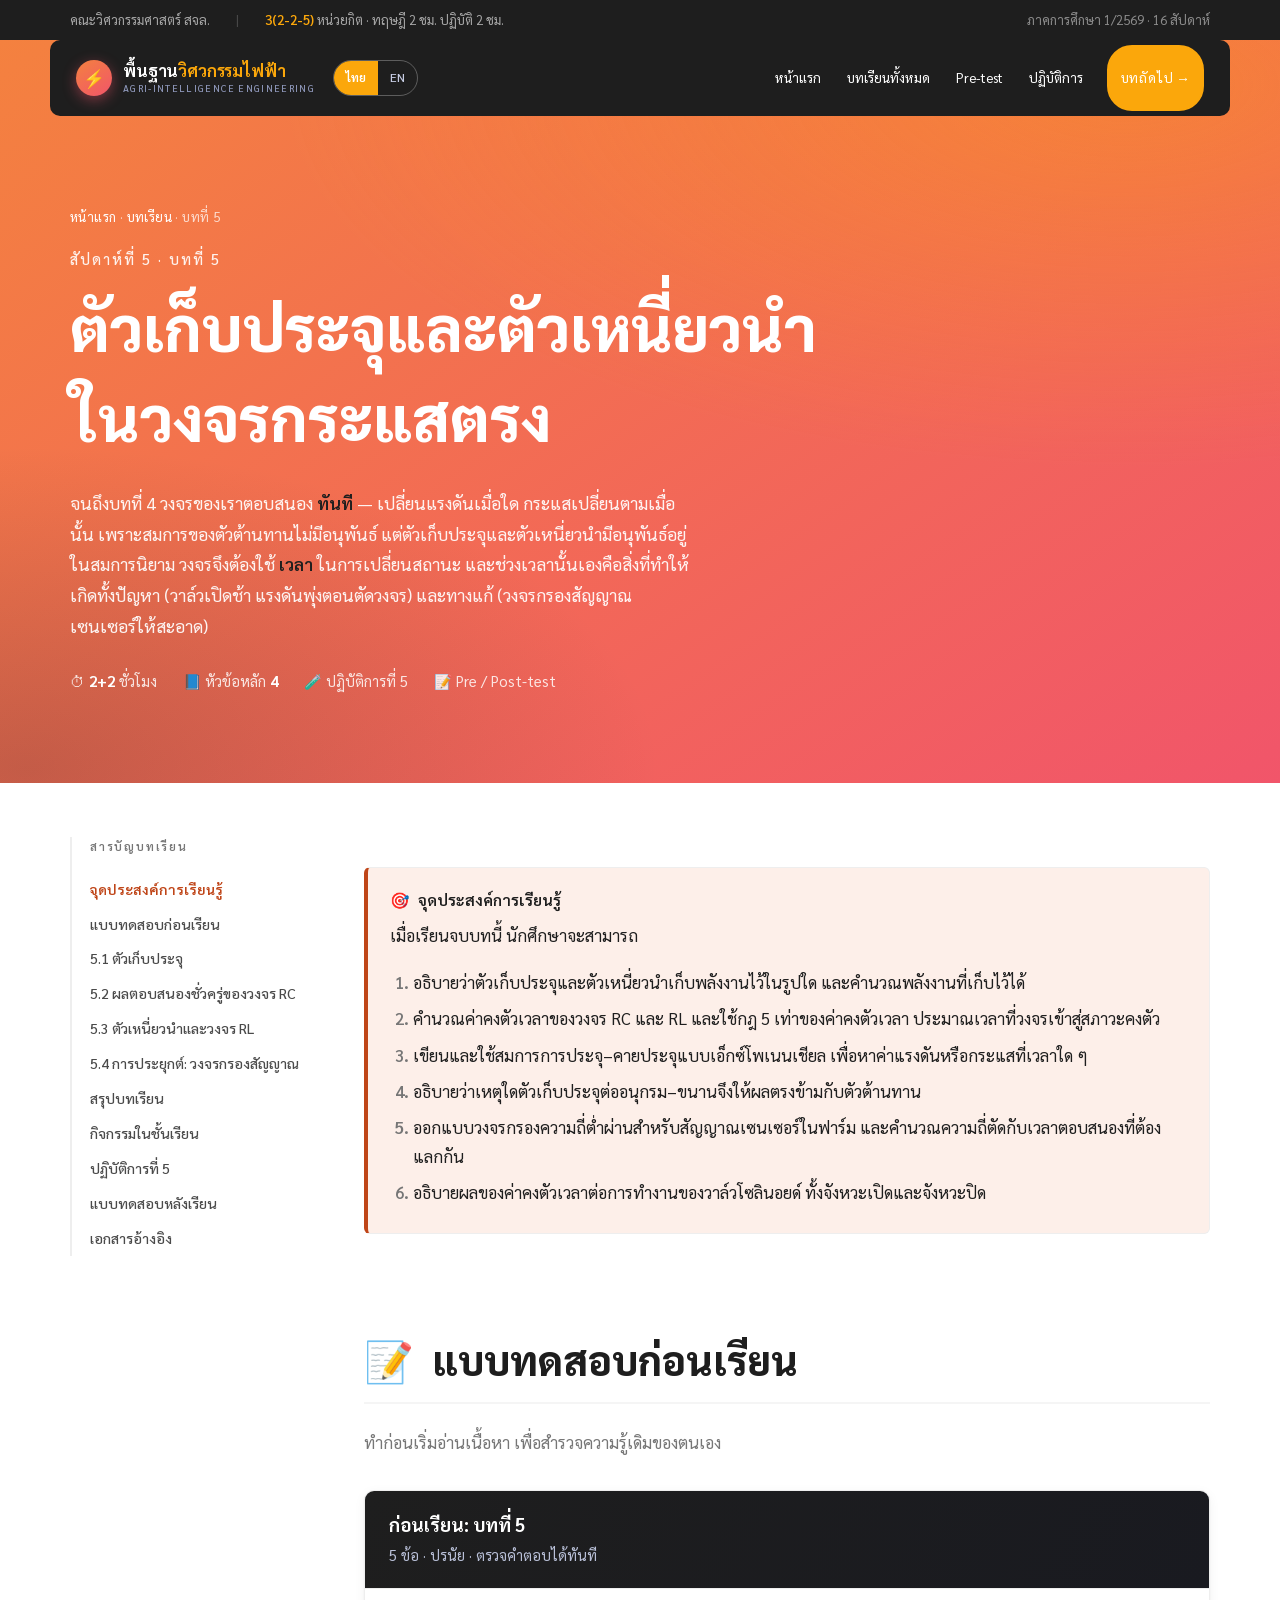
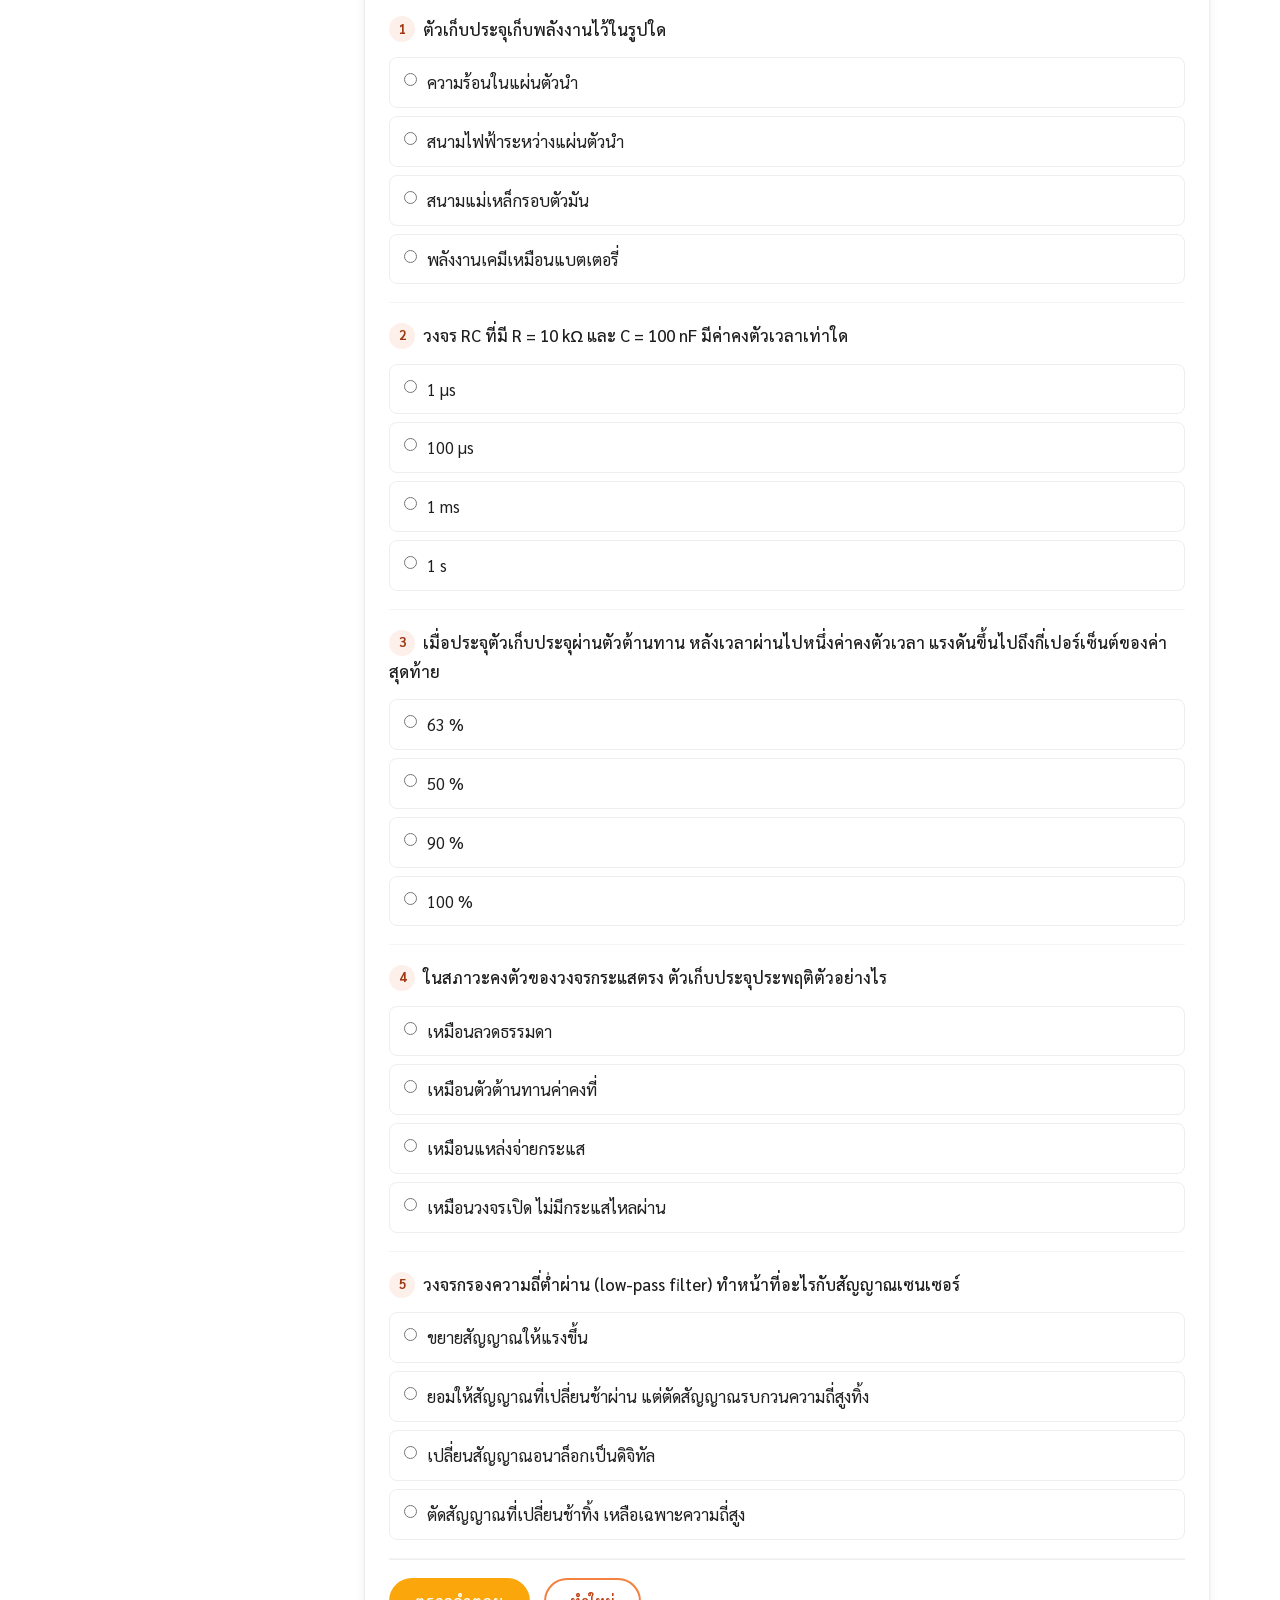
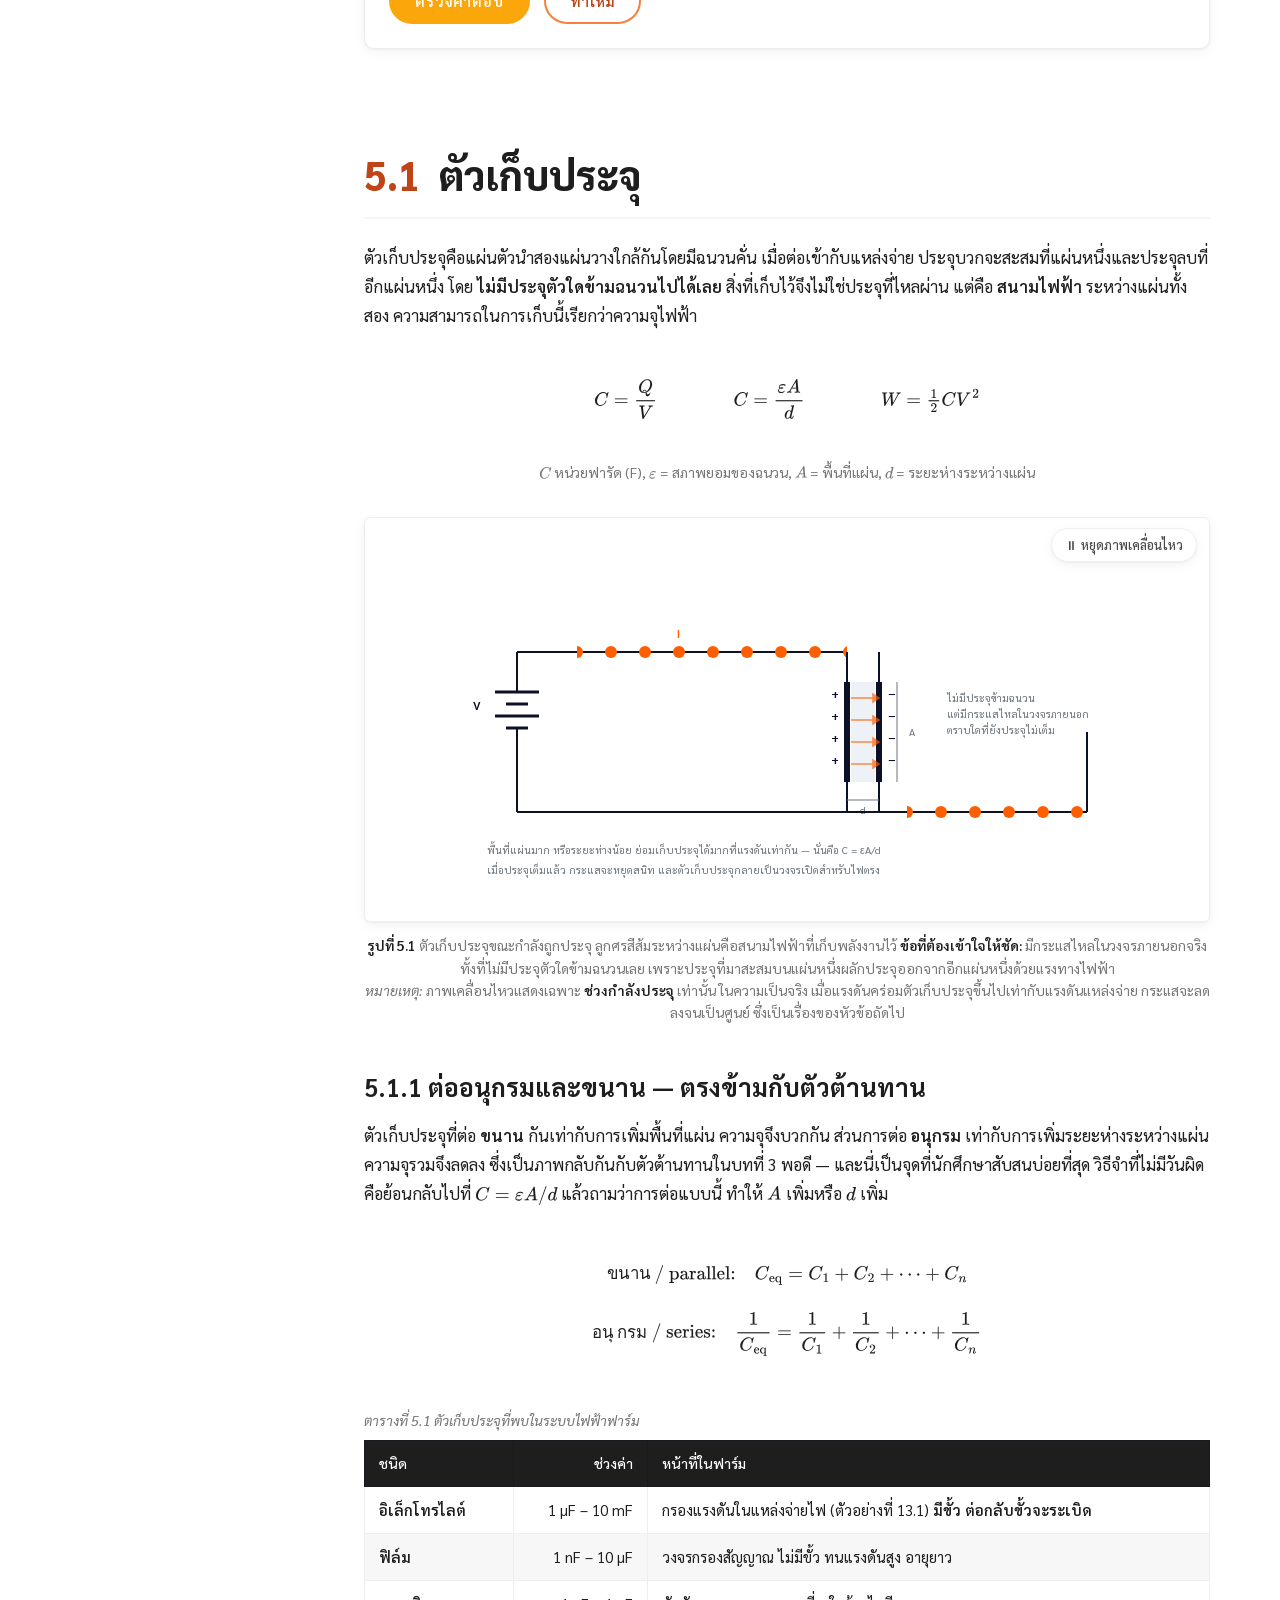
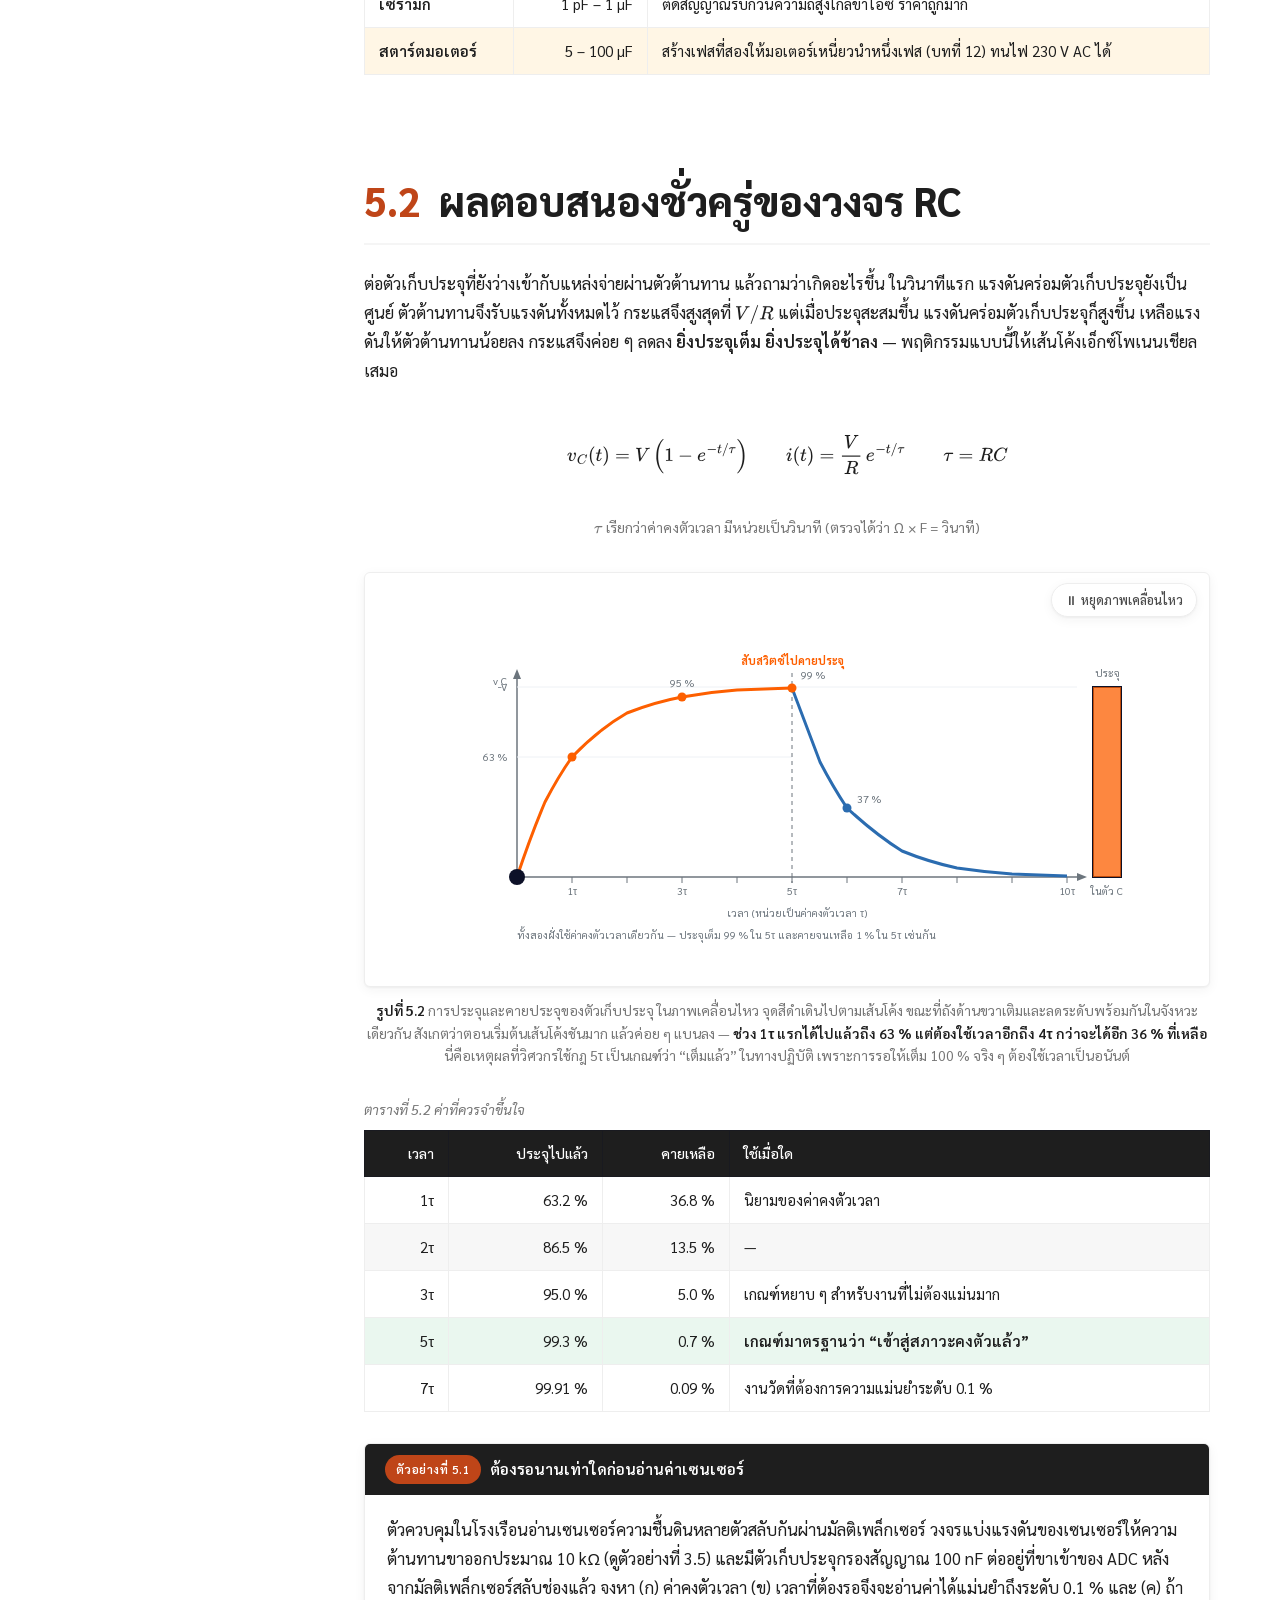
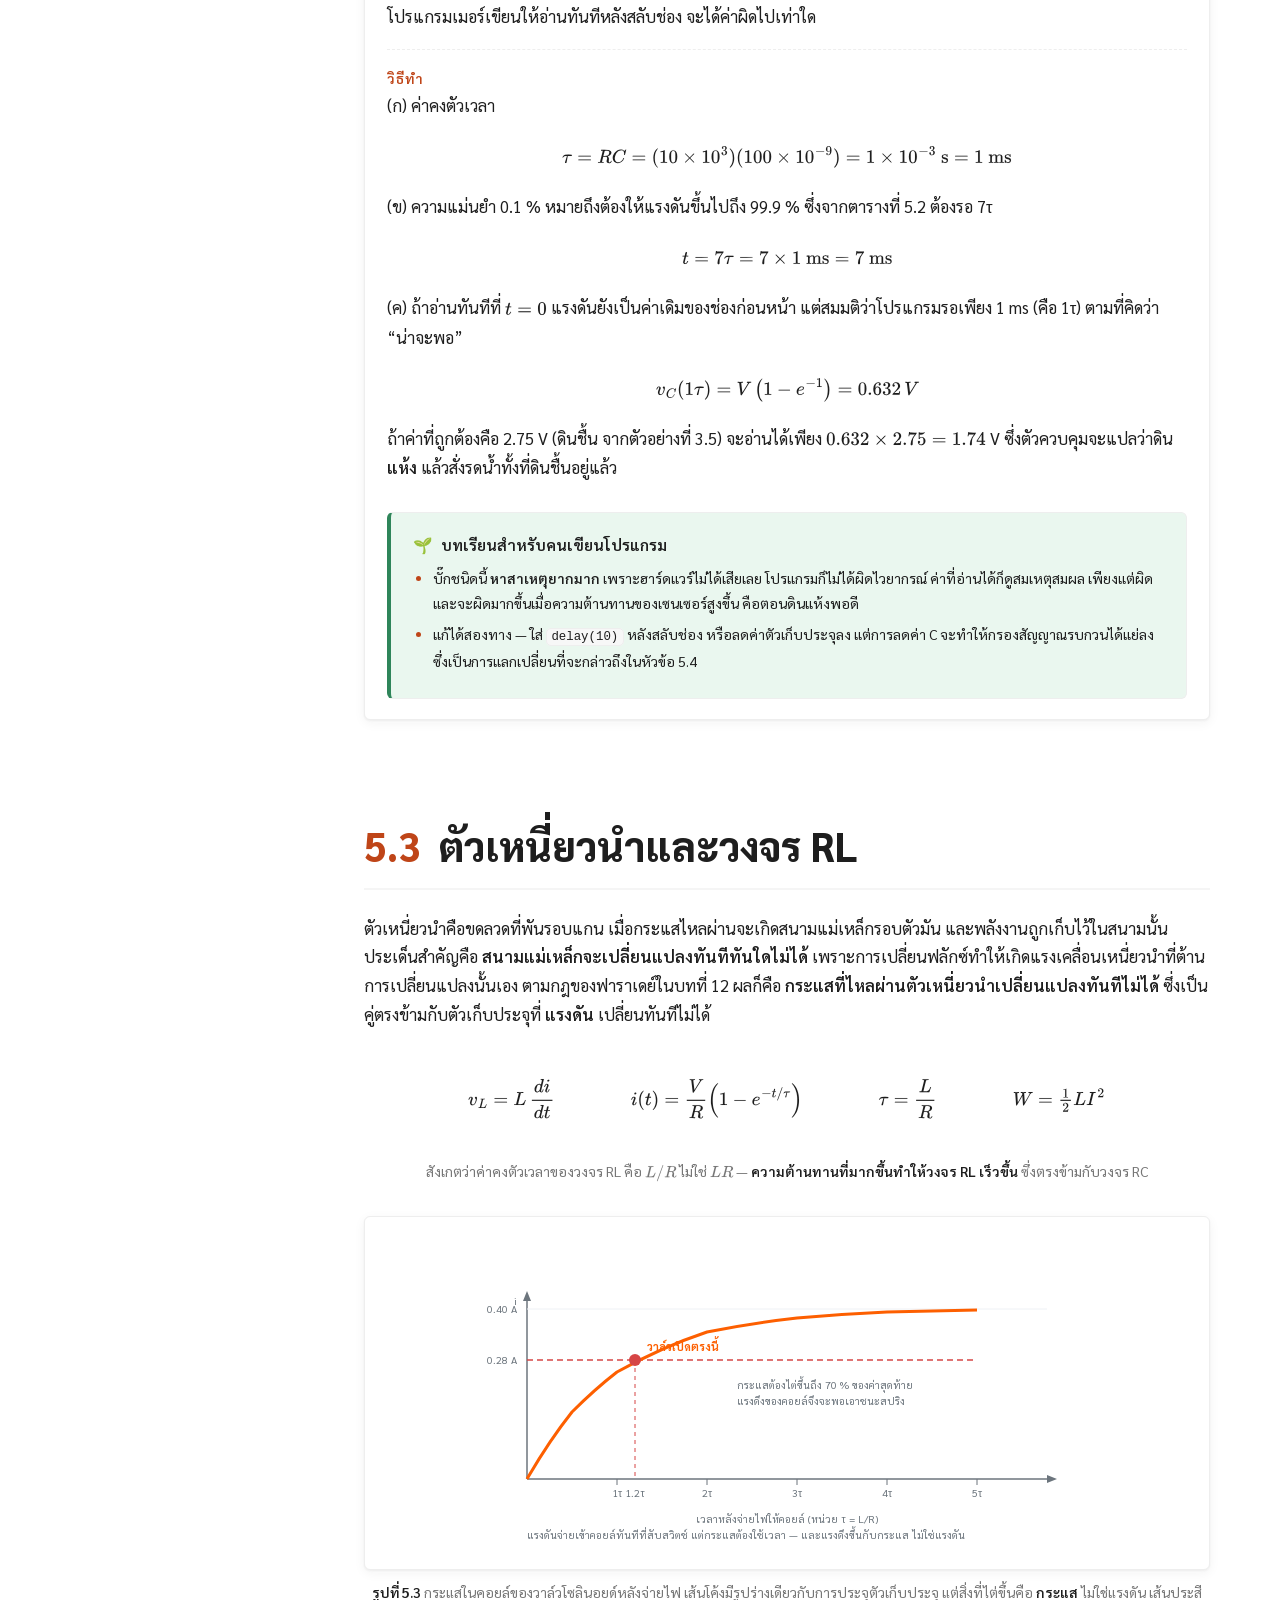
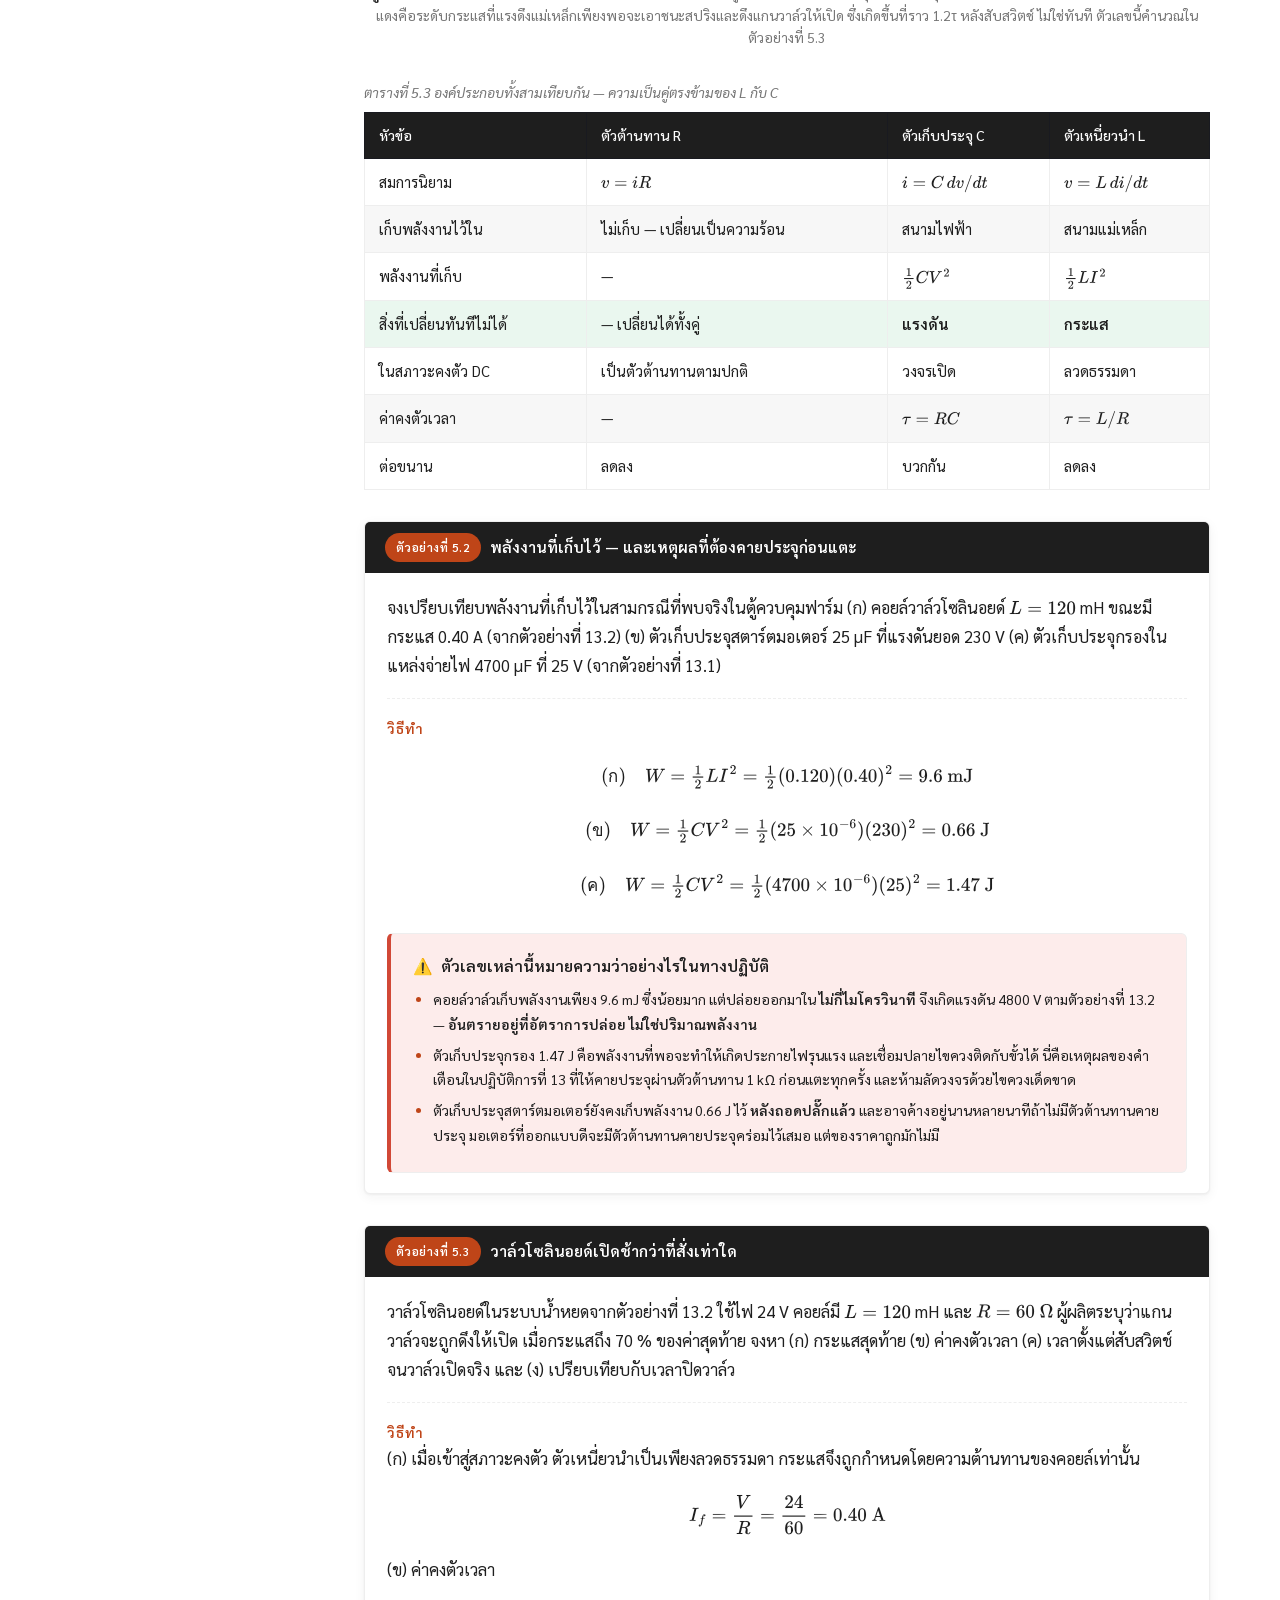
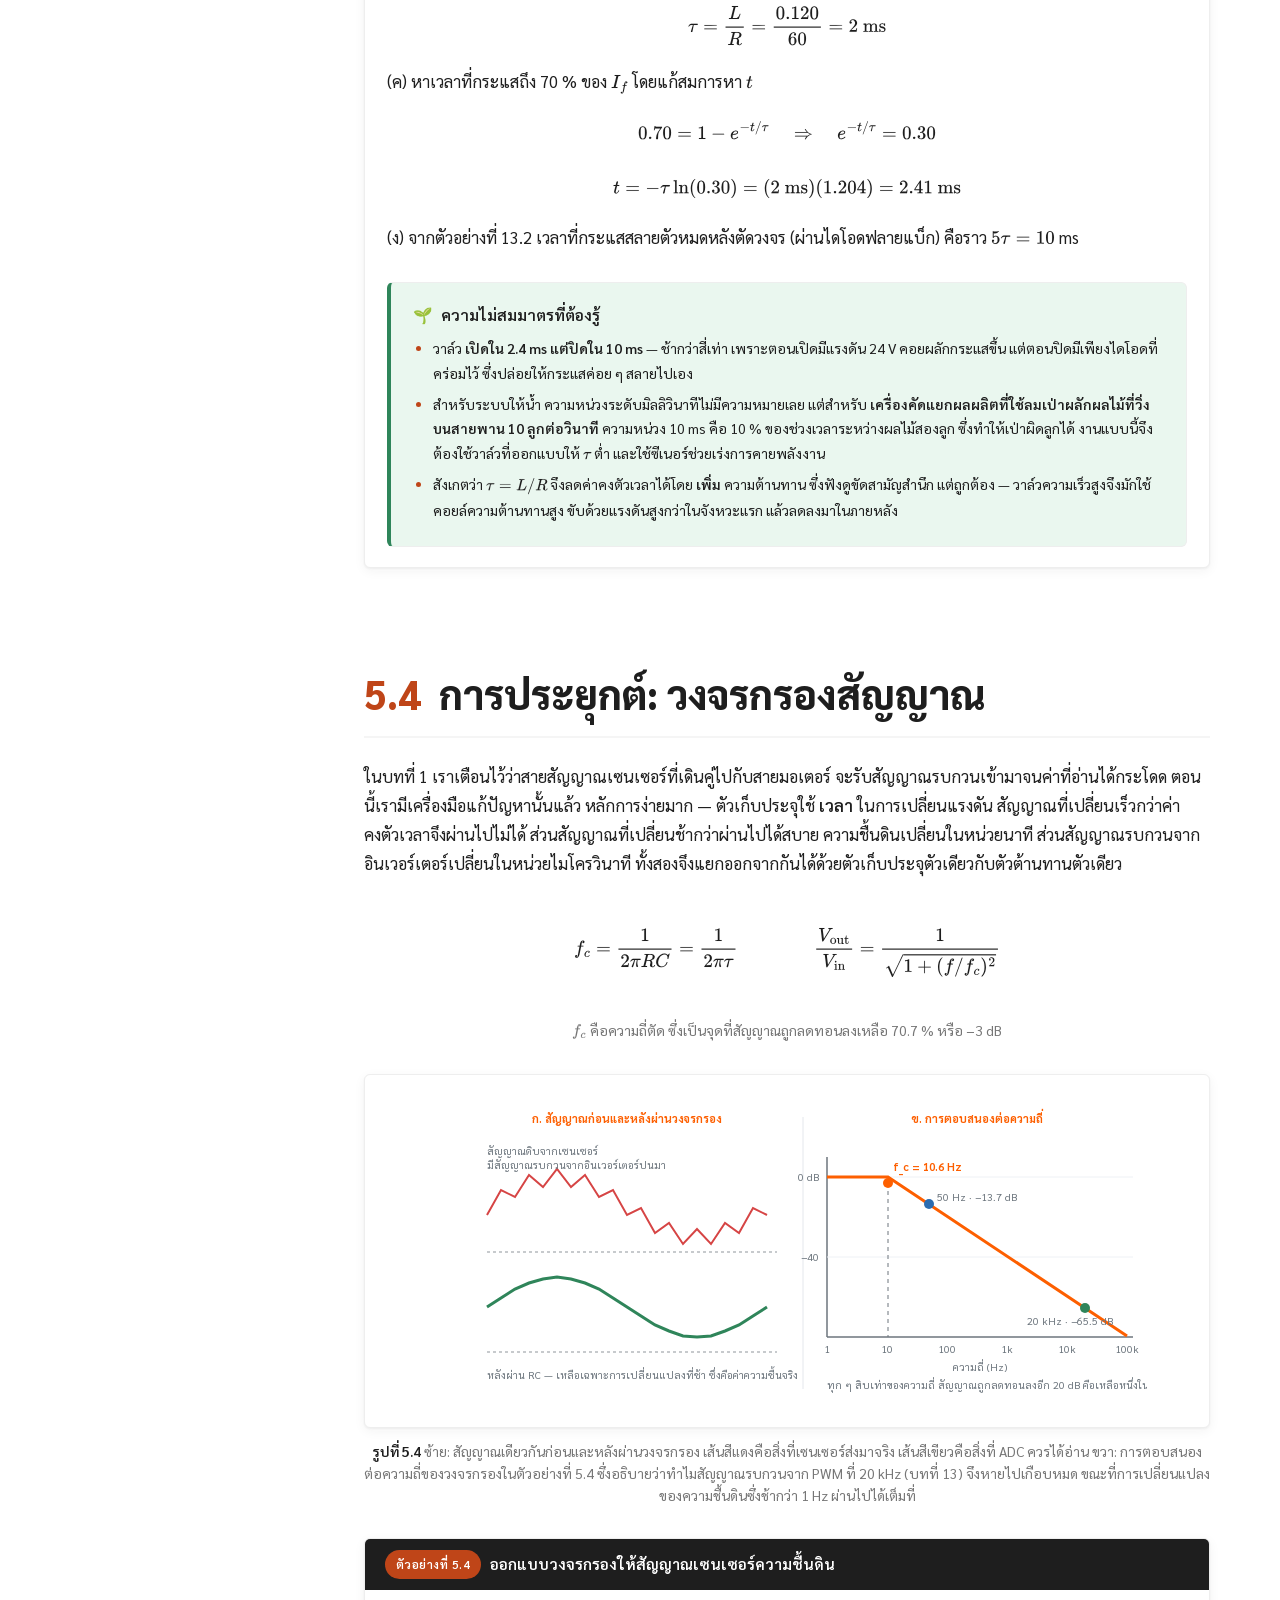
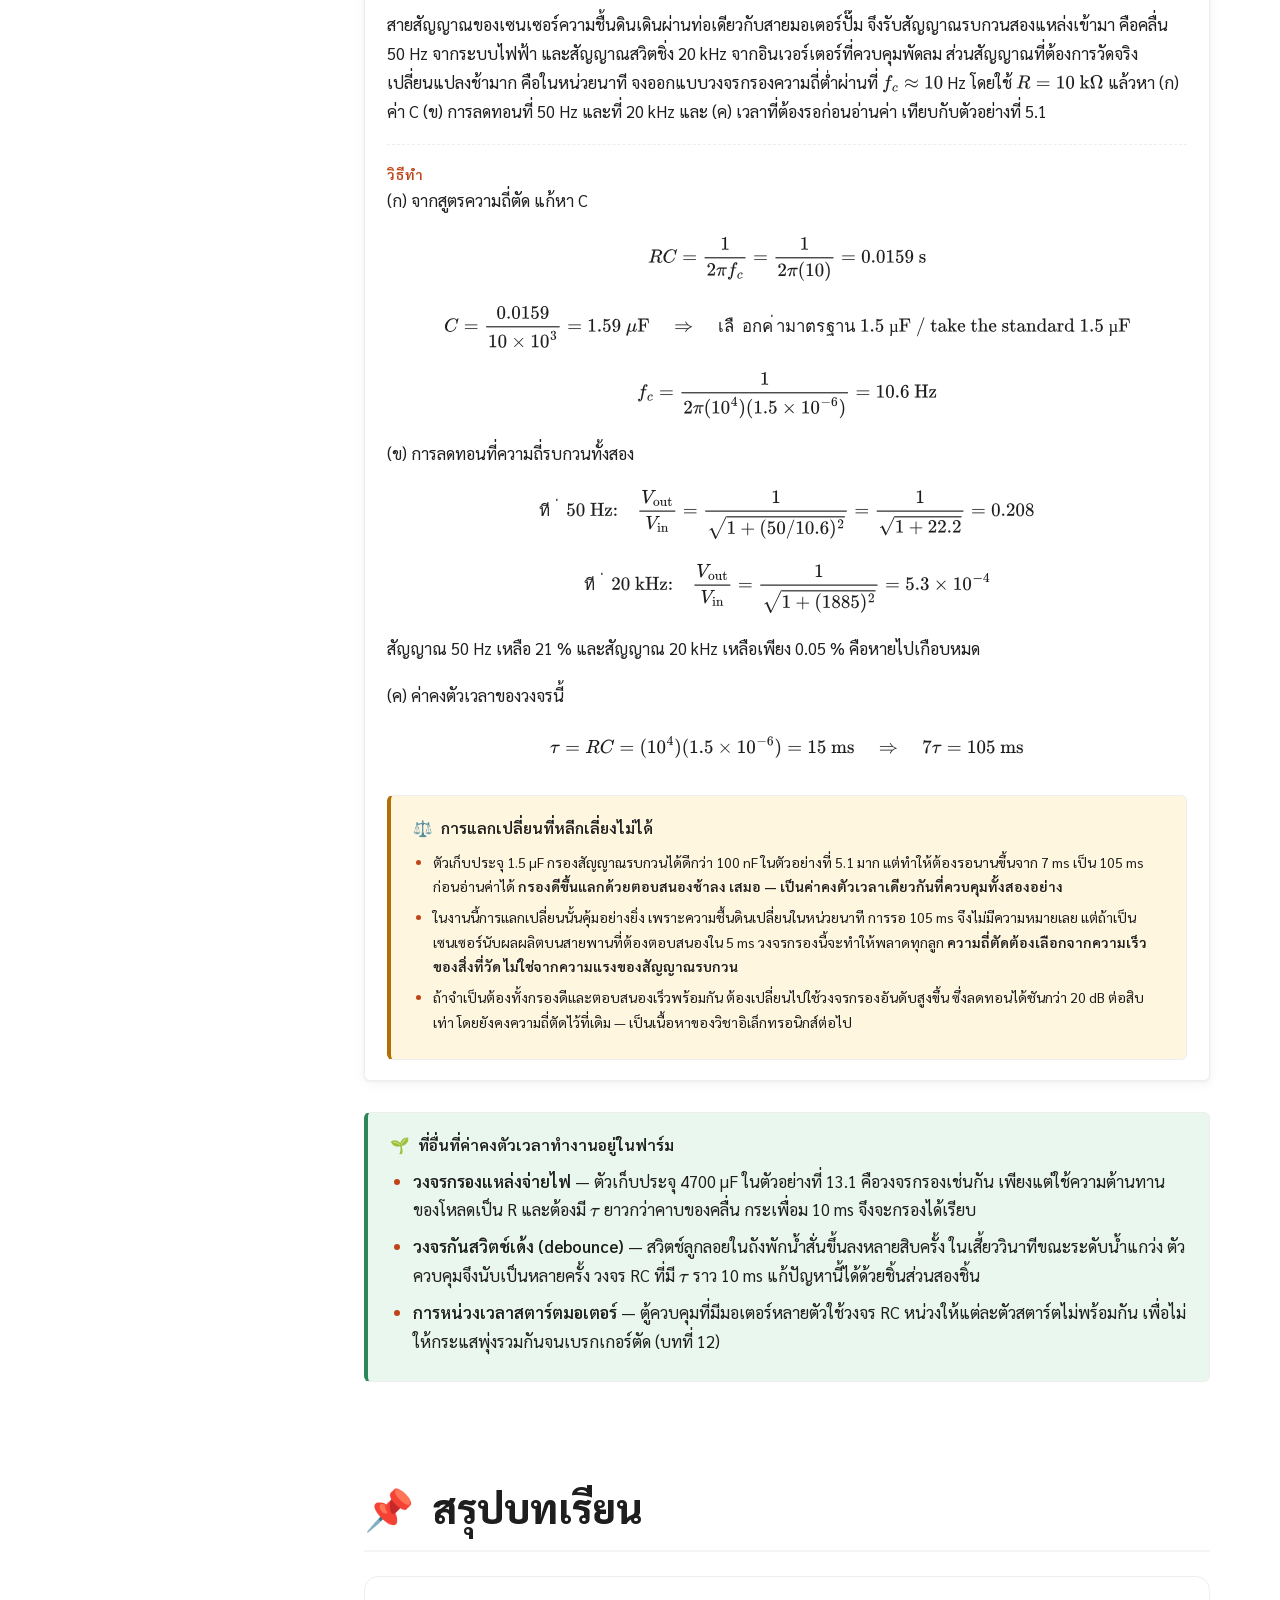
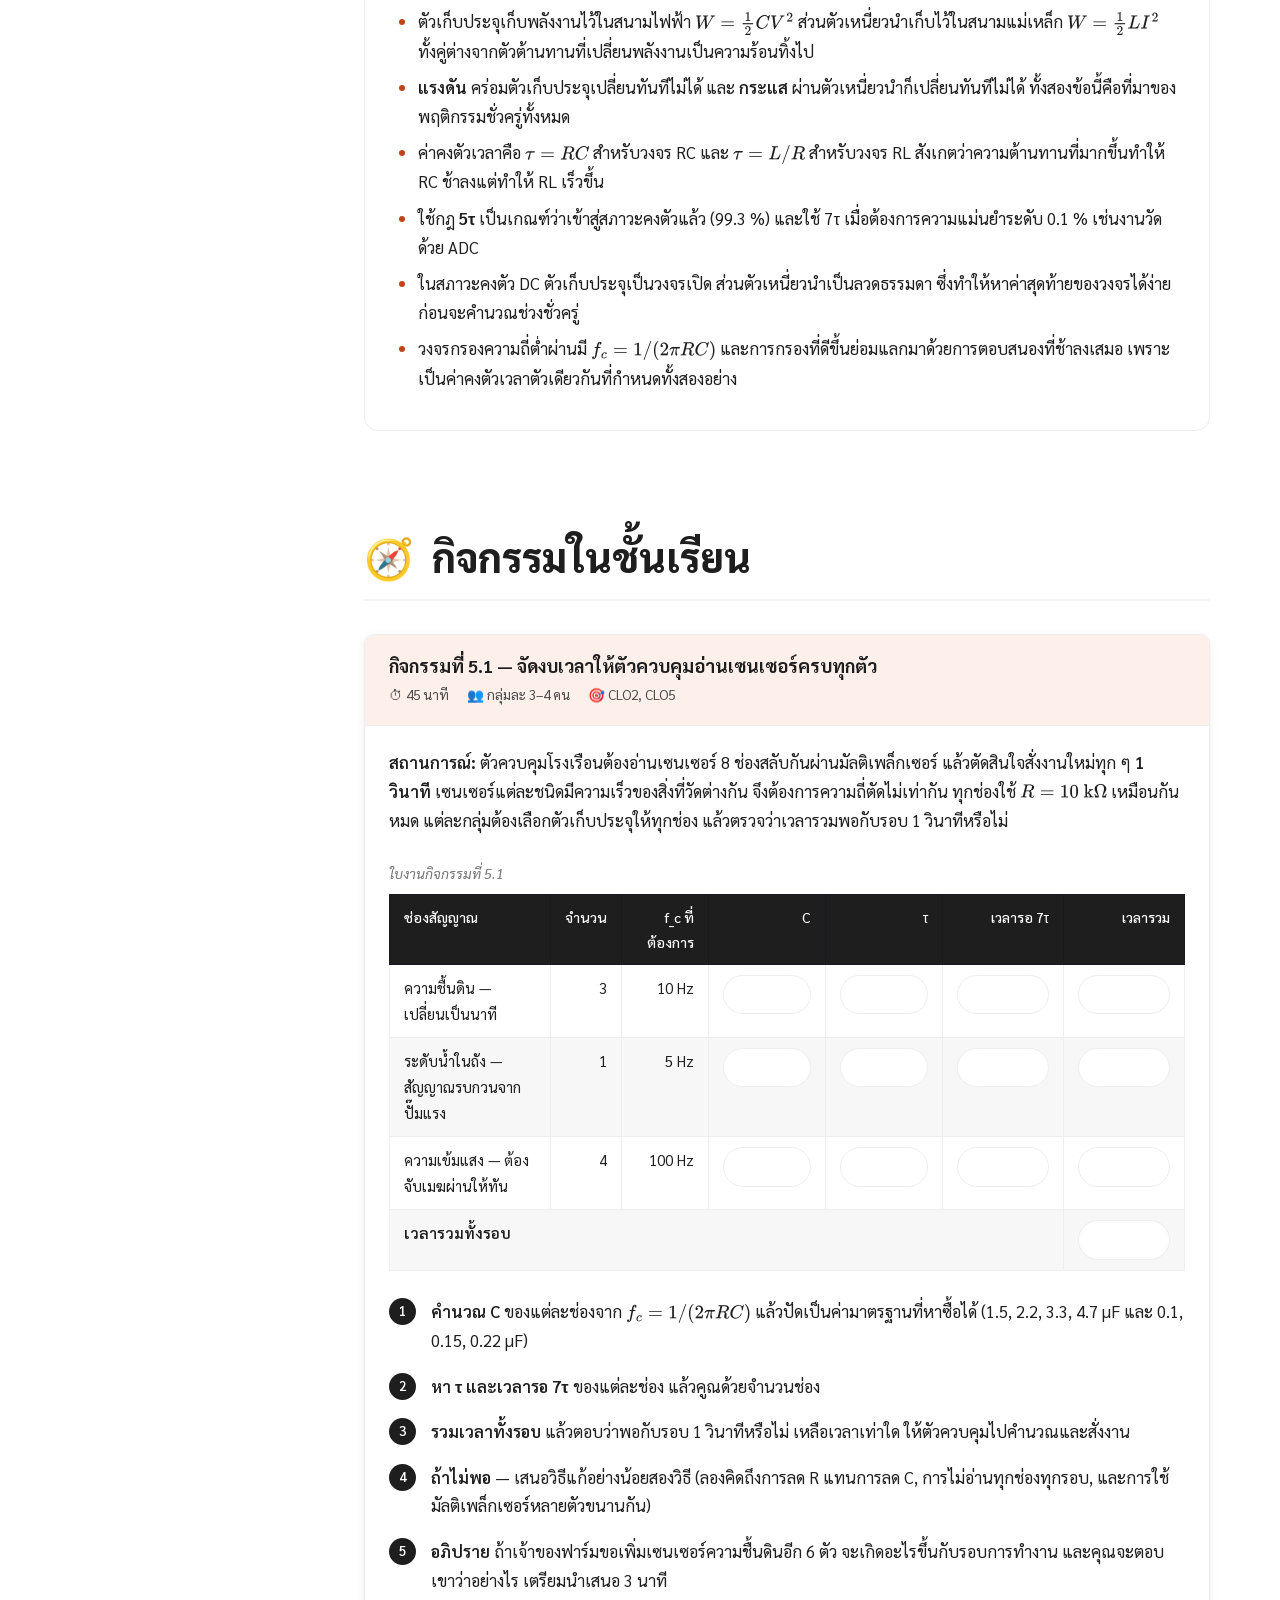
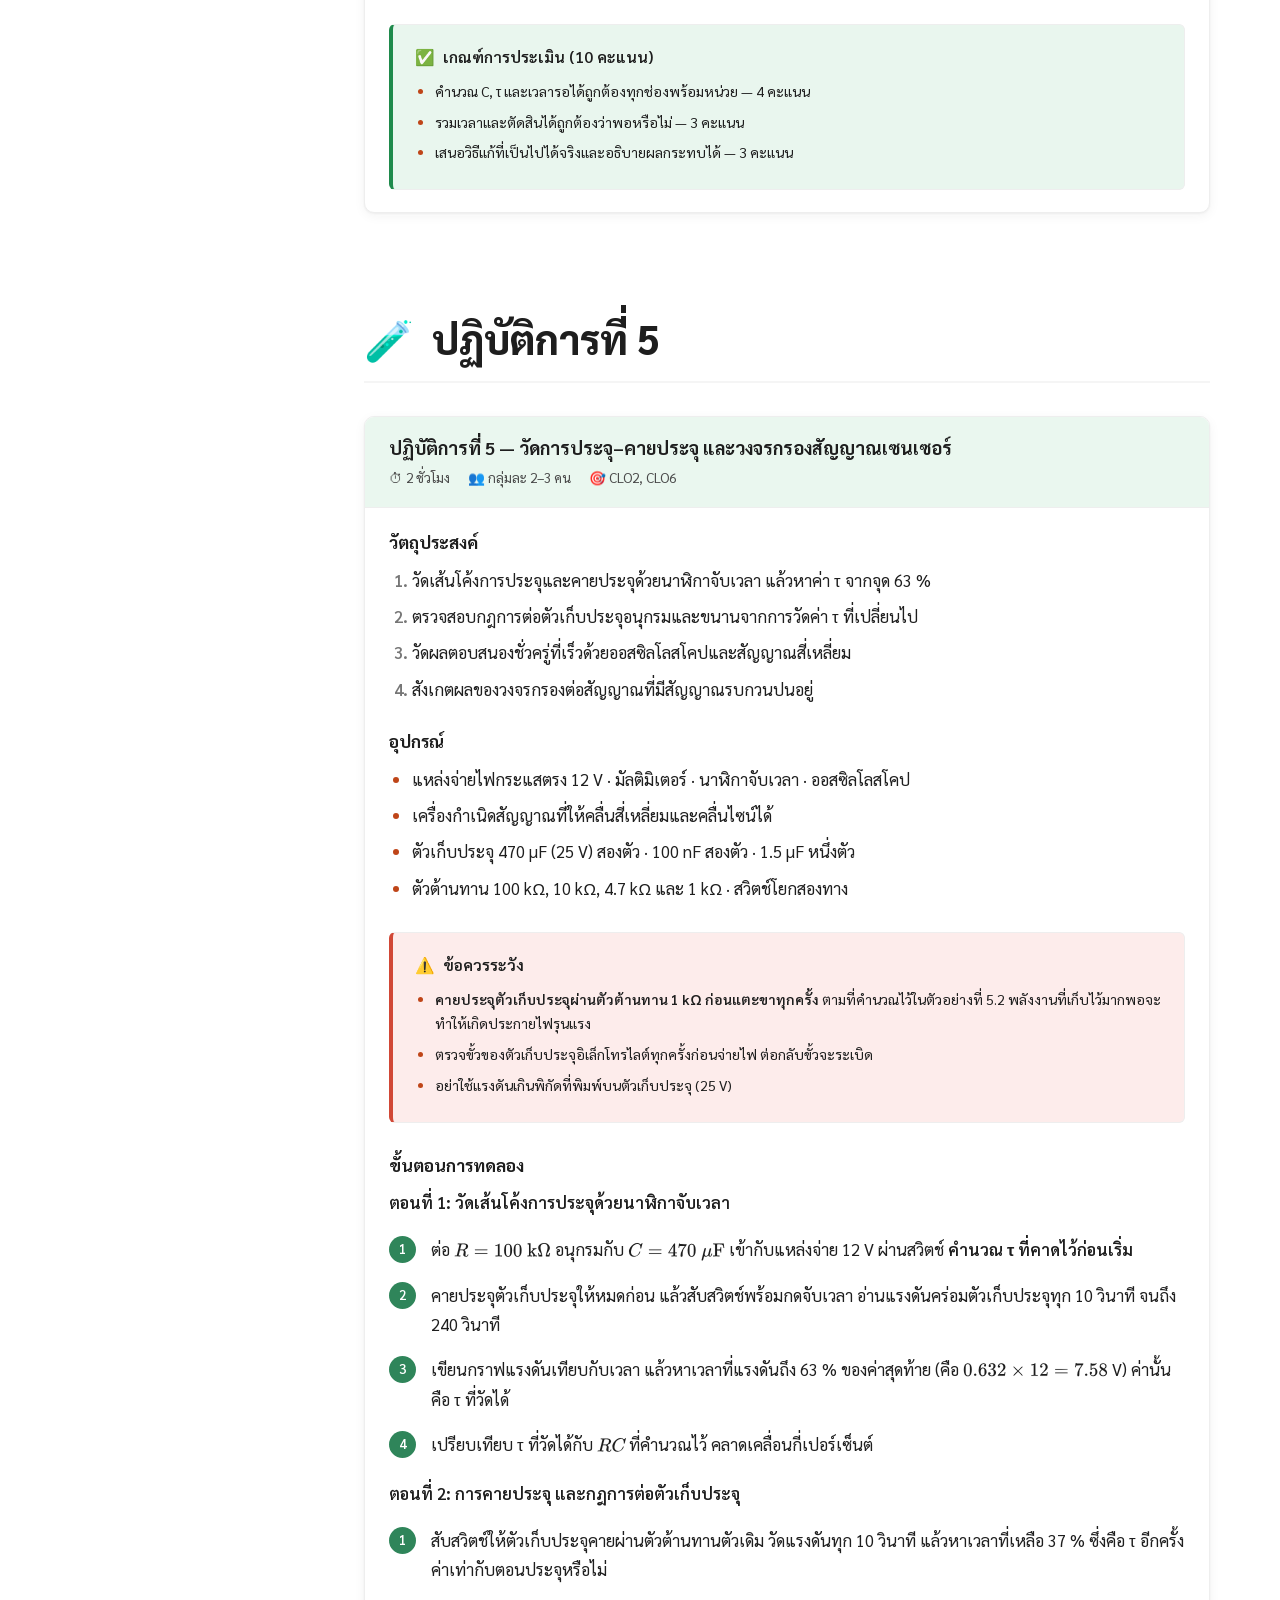
<file: chapters/ch05.html>
<!DOCTYPE html>
<html lang="th">
<head>
<meta charset="UTF-8">
<meta name="viewport" content="width=device-width, initial-scale=1, viewport-fit=cover">
<title>บทที่ 5 ตัวเก็บประจุและตัวเหนี่ยวนำในวงจรกระแสตรง | Fundamental of Electrical Engineering</title>
<meta name="description" content="Chapter 5 — Capacitance and inductance in DC circuits: the transient response, time constants, and filter circuits for farm sensors.">
<meta name="author" content="Jedsada Saijai">
<link rel="preconnect" href="https://fonts.googleapis.com">
<link rel="preconnect" href="https://fonts.gstatic.com" crossorigin>
<link href="https://fonts.googleapis.com/css2?family=Poppins:wght@400;500;600;700;800&family=Sarabun:wght@400;500;600;700&display=swap" rel="stylesheet">
<link rel="stylesheet" href="../assets/css/style.css">
<link rel="icon" href="data:image/svg+xml,<svg xmlns='http://www.w3.org/2000/svg' viewBox='0 0 100 100'><text y='.9em' font-size='90'>⚡</text></svg>">
<script>
  try {
    var l = localStorage.getItem('fee.lang');
    if (l === 'en' || l === 'th') document.documentElement.setAttribute('lang', l);
  } catch (e) {}
</script>
<script src="../assets/js/mathjax-config.js"></script>
<script defer src="../assets/vendor/mathjax/tex-svg.js"></script>
<style>
  .sys-fig text { font-family: var(--font-sans); }
  .sys-fig .lbl { font-size: 12px; font-weight: 600; fill: #0d1128; }
  .sys-fig .sub { font-size: 10.5px; fill: #6c757d; }
  .sys-fig .cap { font-size: 11px; font-weight: 700; fill: #fd5f00; }
  .sys-fig .wire { stroke: #0d1128; stroke-width: 2; fill: none; }
  .sys-fig .sym  { stroke: #0d1128; stroke-width: 2; fill: #fff; }
  .sys-fig .axis { stroke: #6c757d; stroke-width: 1.5; }
  .sys-fig .node { fill: #fd5f00; }
  .sys-fig .elec { fill: #fd5f00; }
  .sys-fig .plate { stroke: #0d1128; stroke-width: 6; }

  /* --- charging current flowing on to the plates --------------------- */
  .cap-fig .flow { transform-box: view-box; animation: cap-flow 1.5s linear infinite; }
  @keyframes cap-flow { from { transform: translateX(0); } to { transform: translateX(34px); } }

  /* --- the RC transient: one dot walks the charge-then-discharge curve
         while a tank beside it fills and empties on the same timeline.
         The loop closes where the curve returns to zero, so it runs on
         seamlessly. Paused, the curve and its markers still read.    --- */
  .rc-fig .rc-dot, .rc-fig .rc-fill { transform-box: view-box; }
  @keyframes rc-move {
      0%   { transform: translate(0, 0); }
      5%   { transform: translate(28px, -75px); }
      10%  { transform: translate(55px, -120px); }
      20%  { transform: translate(110px, -164px); }
      30%  { transform: translate(165px, -181px); }
      40%  { transform: translate(220px, -187px); }
      50%  { transform: translate(275px, -189px); }
      55%  { transform: translate(303px, -115px); }
      60%  { transform: translate(330px, -69px); }
      70%  { transform: translate(385px, -26px); }
      80%  { transform: translate(440px, -9px); }
      90%  { transform: translate(495px, -3px); }
      100% { transform: translate(550px, -1px); }
  }
  @keyframes rc-tank {
      0%   { transform: scaleY(0); }
      5%   { transform: scaleY(0.393); }
      10%  { transform: scaleY(0.632); }
      20%  { transform: scaleY(0.865); }
      30%  { transform: scaleY(0.950); }
      40%  { transform: scaleY(0.982); }
      50%  { transform: scaleY(0.993); }
      55%  { transform: scaleY(0.603); }
      60%  { transform: scaleY(0.365); }
      70%  { transform: scaleY(0.134); }
      80%  { transform: scaleY(0.049); }
      90%  { transform: scaleY(0.018); }
      100% { transform: scaleY(0.007); }
  }
  .rc-fig .rc-dot  { animation: rc-move 9s linear infinite; }
  .rc-fig .rc-fill { transform-origin: 680px 260px;
                     animation: rc-tank 9s linear infinite; }
</style>
</head>
<body data-chapter="ch05">

<!-- ============================================================ TOP BAR -->
<div class="topbar">
  <div class="topbar-inner">
    <span><span class="th">คณะวิศวกรรมศาสตร์ สจล.</span><span class="en">School of Engineering, KMITL</span></span>
    <span class="sep">|</span>
    <span><b>3(2-2-5)</b>&nbsp;<span class="th">หน่วยกิต · ทฤษฎี 2 ชม. ปฏิบัติ 2 ชม.</span><span class="en">credits · 2 h lecture, 2 h lab</span></span>
    <span class="right"><span class="th">ภาคการศึกษา 1/2569 · 16 สัปดาห์</span><span class="en">Semester 1/2026 · 16 weeks</span></span>
  </div>
</div>

<!-- ======================================================== NAVIGATION -->
<nav class="nav">
  <div class="nav-inner">
    <a class="brand" href="../index.html">
      <span class="brand-mark">⚡</span>
      <span class="brand-text"><span class="th">พื้นฐาน<span class="hi">วิศวกรรมไฟฟ้า</span></span><span class="en">Fundamental of <span class="hi">Electrical Engineering</span></span><small>Agri-Intelligence Engineering</small></span>
    </a>
    <div class="lang-switch" role="group" aria-label="Language">
      <button type="button" data-lang="th" aria-pressed="true">ไทย</button>
      <button type="button" data-lang="en" aria-pressed="false">EN</button>
    </div>
    <button class="nav-toggle" type="button" aria-expanded="false" aria-controls="nav-links" aria-label="Menu">☰</button>
    <ul class="nav-links" id="nav-links">
      <li><a href="../index.html"><span class="th">หน้าแรก</span><span class="en">Home</span></a></li>
      <li><a href="../index.html#chapters"><span class="th">บทเรียนทั้งหมด</span><span class="en">All chapters</span></a></li>
      <li><a href="#pretest"><span class="th">Pre-test</span><span class="en">Pre-test</span></a></li>
      <li><a href="#lab"><span class="th">ปฏิบัติการ</span><span class="en">Laboratory</span></a></li>
      <li><a href="ch06.html" class="btn btn-primary btn-sm" style="color:#fff">
        <span class="th">บทถัดไป</span><span class="en">Next</span> →</a></li>
    </ul>
  </div>
</nav>

<!-- =============================================================== HERO -->
<header class="hero">
  <div class="container">
    <div class="breadcrumb">
      <a href="../index.html"><span class="th">หน้าแรก</span><span class="en">Home</span></a> ·
      <a href="../index.html#chapters"><span class="th">บทเรียน</span><span class="en">Chapters</span></a> ·
      <span class="th">บทที่ 5</span><span class="en">Chapter 5</span>
    </div>
    <span class="eyebrow"><span class="th">สัปดาห์ที่ 5 · บทที่ 5</span><span class="en">Week 5 · Chapter 5</span></span>
    <h1><span class="th">ตัวเก็บประจุและตัวเหนี่ยวนำ<br>ในวงจรกระแสตรง</span>
        <span class="en">Capacitance and Inductance<br>in DC Circuits</span></h1>
    <p class="lead">
      <span class="th">จนถึงบทที่ 4 วงจรของเราตอบสนอง <b>ทันที</b> — เปลี่ยนแรงดันเมื่อใด กระแสเปลี่ยนตามเมื่อนั้น
        เพราะสมการของตัวต้านทานไม่มีอนุพันธ์ แต่ตัวเก็บประจุและตัวเหนี่ยวนำมีอนุพันธ์อยู่ในสมการนิยาม
        วงจรจึงต้องใช้ <b>เวลา</b> ในการเปลี่ยนสถานะ และช่วงเวลานั้นเองคือสิ่งที่ทำให้เกิดทั้งปัญหา
        (วาล์วเปิดช้า แรงดันพุ่งตอนตัดวงจร) และทางแก้ (วงจรกรองสัญญาณเซนเซอร์ให้สะอาด)</span>
      <span class="en">Up to Chapter 4 our circuits responded <b>instantly</b>: change the voltage and the
        current changed with it, because a resistor's equation has no derivative in it. Capacitance and
        inductance do have derivatives in their defining equations, so those circuits need <b>time</b> to
        change state. That interval is the source of both the troubles — a valve that opens late, a spike
        when a coil is switched off — and the cures, such as the filter that cleans up a sensor
        signal.</span>
    </p>
    <div class="hero-meta">
      <span>⏱ <strong>2+2</strong> <span class="th">ชั่วโมง</span><span class="en">hours</span></span>
      <span>📘 <span class="th">หัวข้อหลัก</span><span class="en">Main topics</span> <strong>4</strong></span>
      <span>🧪 <span class="th">ปฏิบัติการที่ 5</span><span class="en">Laboratory 5</span></span>
      <span>📝 <span class="th">Pre / Post-test</span><span class="en">Pre / post-test</span></span>
    </div>
  </div>
</header>

<div class="container">
<div class="chapter-layout">

  <!-- ============================================================= TOC -->
  <aside class="toc">
    <div class="toc-title"><span class="th">สารบัญบทเรียน</span><span class="en">On this page</span></div>
    <ul>
      <li><a href="#objectives"><span class="th">จุดประสงค์การเรียนรู้</span><span class="en">Objectives</span></a></li>
      <li><a href="#pretest"><span class="th">แบบทดสอบก่อนเรียน</span><span class="en">Pre-test</span></a></li>
      <li><a href="#s1"><span class="th">5.1 ตัวเก็บประจุ</span><span class="en">5.1 Capacitance</span></a></li>
      <li><a href="#s2"><span class="th">5.2 ผลตอบสนองชั่วครู่ของวงจร RC</span><span class="en">5.2 The RC transient</span></a></li>
      <li><a href="#s3"><span class="th">5.3 ตัวเหนี่ยวนำและวงจร RL</span><span class="en">5.3 Inductance and RL</span></a></li>
      <li><a href="#s4"><span class="th">5.4 การประยุกต์: วงจรกรองสัญญาณ</span><span class="en">5.4 Filter circuits</span></a></li>
      <li><a href="#summary"><span class="th">สรุปบทเรียน</span><span class="en">Summary</span></a></li>
      <li><a href="#activity"><span class="th">กิจกรรมในชั้นเรียน</span><span class="en">Class activity</span></a></li>
      <li><a href="#lab"><span class="th">ปฏิบัติการที่ 5</span><span class="en">Laboratory 5</span></a></li>
      <li><a href="#posttest"><span class="th">แบบทดสอบหลังเรียน</span><span class="en">Post-test</span></a></li>
      <li><a href="#refs"><span class="th">เอกสารอ้างอิง</span><span class="en">References</span></a></li>
    </ul>
  </aside>

  <!-- ==================================================== CHAPTER BODY -->
  <main class="chapter-body">

    <!-- ---------------------------------------------------- Objectives -->
    <section id="objectives">
      <div class="callout callout-objective">
        <div class="callout-title">🎯 <span class="th">จุดประสงค์การเรียนรู้</span>
          <span class="en">Learning objectives</span></div>
        <p><span class="th">เมื่อเรียนจบบทนี้ นักศึกษาจะสามารถ</span>
           <span class="en">After this chapter you will be able to:</span></p>
        <ol>
          <li><span class="th">อธิบายว่าตัวเก็บประจุและตัวเหนี่ยวนำเก็บพลังงานไว้ในรูปใด
            และคำนวณพลังงานที่เก็บไว้ได้</span>
            <span class="en">say in what form a capacitor and an inductor store energy, and compute how much
            each holds;</span></li>
          <li><span class="th">คำนวณค่าคงตัวเวลาของวงจร RC และ RL และใช้กฎ 5 เท่าของค่าคงตัวเวลา
            ประมาณเวลาที่วงจรเข้าสู่สภาวะคงตัว</span>
            <span class="en">compute the time constant of an RC or RL circuit and use the five-time-constant
            rule to estimate when it has settled;</span></li>
          <li><span class="th">เขียนและใช้สมการการประจุ–คายประจุแบบเอ็กซ์โพเนนเชียล
            เพื่อหาค่าแรงดันหรือกระแสที่เวลาใด ๆ</span>
            <span class="en">write and use the exponential charging and discharging equations to find the
            voltage or current at any instant;</span></li>
          <li><span class="th">อธิบายว่าเหตุใดตัวเก็บประจุต่ออนุกรม–ขนานจึงให้ผลตรงข้ามกับตัวต้านทาน</span>
            <span class="en">explain why capacitors in series and parallel behave in the opposite way to
            resistors;</span></li>
          <li><span class="th">ออกแบบวงจรกรองความถี่ต่ำผ่านสำหรับสัญญาณเซนเซอร์ในฟาร์ม
            และคำนวณความถี่ตัดกับเวลาตอบสนองที่ต้องแลกกัน</span>
            <span class="en">design a low-pass filter for a farm sensor signal, computing both the cut-off
            frequency and the response time traded against it;</span></li>
          <li><span class="th">อธิบายผลของค่าคงตัวเวลาต่อการทำงานของวาล์วโซลินอยด์
            ทั้งจังหวะเปิดและจังหวะปิด</span>
            <span class="en">explain how the time constant affects a solenoid valve, both as it opens and as
            it closes.</span></li>
        </ol>
      </div>
    </section>

    <!-- ------------------------------------------------------ Pre-test -->
    <section id="pretest">
      <h2><span class="num">📝</span><span class="th">แบบทดสอบก่อนเรียน</span>
          <span class="en">Pre-test</span></h2>
      <p class="muted"><span class="th">ทำก่อนเริ่มอ่านเนื้อหา เพื่อสำรวจความรู้เดิมของตนเอง</span>
        <span class="en">Take this before reading, to see what you already know.</span></p>

      <section class="quiz" id="pretest-q" data-quiz="pre" data-chapter="ch05">
        <div class="quiz-head">
          <h3><span class="th">ก่อนเรียน: บทที่ 5</span><span class="en">Pre-test: Chapter 5</span></h3>
          <p><span class="th">5 ข้อ · ปรนัย · ตรวจคำตอบได้ทันที</span>
             <span class="en">5 multiple-choice questions · marked instantly</span></p>
        </div>
        <div class="quiz-body">

          <div class="q" data-answer="b"
               data-explain-th="ตัวเก็บประจุเก็บพลังงานไว้ในสนามไฟฟ้าระหว่างแผ่นตัวนำ ส่วนตัวเหนี่ยวนำเก็บไว้ในสนามแม่เหล็กรอบขดลวด ทั้งคู่ไม่ได้เปลี่ยนพลังงานเป็นความร้อนเหมือนตัวต้านทาน (หัวข้อ 5.1 และ 5.3)"
               data-explain-en="A capacitor stores energy in the electric field between its plates; an inductor stores it in the magnetic field around its coil. Neither turns it into heat the way a resistor does (Sections 5.1 and 5.3).">
            <div class="q-text"><span class="th">ตัวเก็บประจุเก็บพลังงานไว้ในรูปใด</span>
              <span class="en">In what form does a capacitor store energy?</span></div>
            <div class="opts">
              <label class="opt" data-opt="a"><span><span class="th">ความร้อนในแผ่นตัวนำ</span><span class="en">Heat in its plates</span></span></label>
              <label class="opt" data-opt="b"><span><span class="th">สนามไฟฟ้าระหว่างแผ่นตัวนำ</span><span class="en">An electric field between its plates</span></span></label>
              <label class="opt" data-opt="c"><span><span class="th">สนามแม่เหล็กรอบตัวมัน</span><span class="en">A magnetic field around it</span></span></label>
              <label class="opt" data-opt="d"><span><span class="th">พลังงานเคมีเหมือนแบตเตอรี่</span><span class="en">Chemical energy, as in a battery</span></span></label>
            </div>
          </div>

          <div class="q" data-answer="c"
               data-explain-th="ค่าคงตัวเวลาของวงจร RC คือ τ = RC = 10 000 × 100×10⁻⁹ = 10⁻³ วินาที = 1 มิลลิวินาที (หัวข้อ 5.2)"
               data-explain-en="The RC time constant is τ = RC = 10,000 × 100×10⁻⁹ = 10⁻³ s = 1 ms (Section 5.2).">
            <div class="q-text"><span class="th">วงจร RC ที่มี R = 10 kΩ และ C = 100 nF มีค่าคงตัวเวลาเท่าใด</span>
              <span class="en">What is the time constant of an RC circuit with R = 10 kΩ and C = 100 nF?</span></div>
            <div class="opts">
              <label class="opt" data-opt="a"><span>1 µs</span></label>
              <label class="opt" data-opt="b"><span>100 µs</span></label>
              <label class="opt" data-opt="c"><span>1 ms</span></label>
              <label class="opt" data-opt="d"><span>1 s</span></label>
            </div>
          </div>

          <div class="q" data-answer="a"
               data-explain-th="หลังเวลาผ่านไปหนึ่งค่าคงตัวเวลา แรงดันคร่อมตัวเก็บประจุขึ้นไปถึง 63.2 % ของค่าสุดท้าย ซึ่งเป็นค่าที่มาจาก 1 − e⁻¹ (หัวข้อ 5.2)"
               data-explain-en="After one time constant the capacitor voltage has reached 63.2 % of its final value, the number 1 − e⁻¹ (Section 5.2).">
            <div class="q-text"><span class="th">เมื่อประจุตัวเก็บประจุผ่านตัวต้านทาน หลังเวลาผ่านไปหนึ่งค่าคงตัวเวลา แรงดันขึ้นไปถึงกี่เปอร์เซ็นต์ของค่าสุดท้าย</span>
              <span class="en">Charging a capacitor through a resistor, what percentage of the final voltage is reached after one time constant?</span></div>
            <div class="opts">
              <label class="opt" data-opt="a"><span>63 %</span></label>
              <label class="opt" data-opt="b"><span>50 %</span></label>
              <label class="opt" data-opt="c"><span>90 %</span></label>
              <label class="opt" data-opt="d"><span>100 %</span></label>
            </div>
          </div>

          <div class="q" data-answer="d"
               data-explain-th="ในสภาวะคงตัวของวงจรกระแสตรง ตัวเก็บประจุประจุเต็มแล้วจึงไม่มีกระแสไหลผ่าน เปรียบเสมือนวงจรเปิด ส่วนตัวเหนี่ยวนำกลับประพฤติตัวเหมือนลวดธรรมดา (หัวข้อ 5.2 และ 5.3)"
               data-explain-en="In the DC steady state a fully charged capacitor passes no current and behaves as an open circuit, while an inductor behaves like plain wire (Sections 5.2 and 5.3).">
            <div class="q-text"><span class="th">ในสภาวะคงตัวของวงจรกระแสตรง ตัวเก็บประจุประพฤติตัวอย่างไร</span>
              <span class="en">In the DC steady state, how does a capacitor behave?</span></div>
            <div class="opts">
              <label class="opt" data-opt="a"><span><span class="th">เหมือนลวดธรรมดา</span><span class="en">Like plain wire</span></span></label>
              <label class="opt" data-opt="b"><span><span class="th">เหมือนตัวต้านทานค่าคงที่</span><span class="en">Like a fixed resistor</span></span></label>
              <label class="opt" data-opt="c"><span><span class="th">เหมือนแหล่งจ่ายกระแส</span><span class="en">Like a current source</span></span></label>
              <label class="opt" data-opt="d"><span><span class="th">เหมือนวงจรเปิด ไม่มีกระแสไหลผ่าน</span><span class="en">Like an open circuit, passing no current</span></span></label>
            </div>
          </div>

          <div class="q" data-answer="b"
               data-explain-th="วงจรกรองความถี่ต่ำผ่านยอมให้สัญญาณที่เปลี่ยนช้า (เช่น ความชื้นดินที่เปลี่ยนเป็นนาที) ผ่านไปได้ แต่ลดทอนสัญญาณรบกวนความถี่สูงจากมอเตอร์และอินเวอร์เตอร์ลง (หัวข้อ 5.4)"
               data-explain-en="A low-pass filter passes slowly changing signals, such as soil moisture over minutes, while attenuating the high-frequency noise from motors and inverters (Section 5.4).">
            <div class="q-text"><span class="th">วงจรกรองความถี่ต่ำผ่าน (low-pass filter) ทำหน้าที่อะไรกับสัญญาณเซนเซอร์</span>
              <span class="en">What does a low-pass filter do to a sensor signal?</span></div>
            <div class="opts">
              <label class="opt" data-opt="a"><span><span class="th">ขยายสัญญาณให้แรงขึ้น</span><span class="en">Amplifies it</span></span></label>
              <label class="opt" data-opt="b"><span><span class="th">ยอมให้สัญญาณที่เปลี่ยนช้าผ่าน แต่ตัดสัญญาณรบกวนความถี่สูงทิ้ง</span><span class="en">Passes the slow changes and removes high-frequency noise</span></span></label>
              <label class="opt" data-opt="c"><span><span class="th">เปลี่ยนสัญญาณอนาล็อกเป็นดิจิทัล</span><span class="en">Converts it from analogue to digital</span></span></label>
              <label class="opt" data-opt="d"><span><span class="th">ตัดสัญญาณที่เปลี่ยนช้าทิ้ง เหลือเฉพาะความถี่สูง</span><span class="en">Removes the slow changes, leaving only the high frequencies</span></span></label>
            </div>
          </div>

        </div>
      </section>
    </section>

    <!-- =============================================== 5.1 -->
    <section id="s1">
      <h2><span class="num">5.1</span><span class="th">ตัวเก็บประจุ</span>
          <span class="en">Capacitance</span></h2>

      <p><span class="th">ตัวเก็บประจุคือแผ่นตัวนำสองแผ่นวางใกล้กันโดยมีฉนวนคั่น
        เมื่อต่อเข้ากับแหล่งจ่าย ประจุบวกจะสะสมที่แผ่นหนึ่งและประจุลบที่อีกแผ่นหนึ่ง
        โดย <b>ไม่มีประจุตัวใดข้ามฉนวนไปได้เลย</b> สิ่งที่เก็บไว้จึงไม่ใช่ประจุที่ไหลผ่าน
        แต่คือ <b>สนามไฟฟ้า</b> ระหว่างแผ่นทั้งสอง ความสามารถในการเก็บนี้เรียกว่าความจุไฟฟ้า</span>
        <span class="en">A capacitor is two conducting plates close together with an insulator between them.
        Connect it to a supply and positive charge gathers on one plate, negative on the other, while
        <b>no charge whatever crosses the insulator</b>. What is stored is therefore not charge in transit
        but the <b>electric field</b> between the plates. The ability to store it is the
        capacitance:</span></p>

      <div class="equation">
        \[ C = \frac{Q}{V} \qquad\qquad C = \frac{\varepsilon A}{d} \qquad\qquad W = \tfrac{1}{2}CV^{2} \]
      </div>
      <p class="eq-note"><span class="th">\(C\) หน่วยฟารัด (F), \(\varepsilon\) = สภาพยอมของฉนวน,
        \(A\) = พื้นที่แผ่น, \(d\) = ระยะห่างระหว่างแผ่น</span>
        <span class="en">\(C\) in farads (F), \(\varepsilon\) = permittivity of the insulator,
        \(A\) = plate area, \(d\) = plate separation</span></p>

      <figure>
        <div class="figure-box is-animated cap-fig" data-anim="running">
          <button type="button" class="anim-toggle" data-anim-toggle aria-pressed="false">
            <span class="anim-pause"><span class="th">⏸ หยุดภาพเคลื่อนไหว</span><span class="en">⏸ Pause</span></span>
            <span class="anim-play"><span class="th">▶ เล่นภาพเคลื่อนไหว</span><span class="en">▶ Play</span></span>
          </button>
          <svg class="sys-fig" viewBox="0 0 720 330" role="img" width="720"
               aria-label="A capacitor being charged from a battery, with charge gathering on the plates and an electric field between them">
            <defs>
              <clipPath id="cw1"><rect x="150" y="82" width="270" height="16"/></clipPath>
              <clipPath id="cw2"><rect x="480" y="242" width="180" height="16"/></clipPath>
            </defs>

            <!-- battery -->
            <path class="wire" d="M90 90 V130"/>
            <line x1="68"  y1="130" x2="112" y2="130" stroke="#0d1128" stroke-width="3"/>
            <line x1="79"  y1="142" x2="101" y2="142" stroke="#0d1128" stroke-width="3"/>
            <line x1="68"  y1="154" x2="112" y2="154" stroke="#0d1128" stroke-width="3"/>
            <line x1="79"  y1="166" x2="101" y2="166" stroke="#0d1128" stroke-width="3"/>
            <path class="wire" d="M90 166 V250"/>
            <text class="lbl" x="50" y="148" text-anchor="middle">V</text>

            <!-- top wire to the left plate -->
            <path class="wire" d="M90 90 H420"/>
            <g clip-path="url(#cw1)"><g class="flow">
              <circle class="elec" cx="150" cy="90" r="6"/><circle class="elec" cx="184" cy="90" r="6"/>
              <circle class="elec" cx="218" cy="90" r="6"/><circle class="elec" cx="252" cy="90" r="6"/>
              <circle class="elec" cx="286" cy="90" r="6"/><circle class="elec" cx="320" cy="90" r="6"/>
              <circle class="elec" cx="354" cy="90" r="6"/><circle class="elec" cx="388" cy="90" r="6"/>
              <circle class="elec" cx="422" cy="90" r="6"/>
            </g></g>
            <text class="cap" x="250" y="76">I</text>

            <!-- capacitor -->
            <path class="wire" d="M420 90 V120"/>
            <line class="plate" x1="420" y1="120" x2="420" y2="220"/>
            <line class="plate" x1="452" y1="120" x2="452" y2="220"/>
            <path class="wire" d="M452 90 V120"/>
            <path class="wire" d="M420 220 V250"/>
            <path class="wire" d="M452 220 V250"/>
            <rect x="424" y="120" width="24" height="100" fill="#eef1f5"/>

            <!-- accumulated charge -->
            <g class="lbl" fill="#d64545">
              <text x="408" y="136" text-anchor="middle">+</text>
              <text x="408" y="158" text-anchor="middle">+</text>
              <text x="408" y="180" text-anchor="middle">+</text>
              <text x="408" y="202" text-anchor="middle">+</text>
            </g>
            <g class="lbl" fill="#2b6cb0">
              <text x="464" y="136" text-anchor="middle">−</text>
              <text x="464" y="158" text-anchor="middle">−</text>
              <text x="464" y="180" text-anchor="middle">−</text>
              <text x="464" y="202" text-anchor="middle">−</text>
            </g>

            <!-- field lines between the plates -->
            <g stroke="#fd5f00" stroke-width="1.5" opacity=".7">
              <line x1="424" y1="136" x2="446" y2="136"/><polygon points="446,132 452,136 446,140" fill="#fd5f00"/>
              <line x1="424" y1="158" x2="446" y2="158"/><polygon points="446,154 452,158 446,162" fill="#fd5f00"/>
              <line x1="424" y1="180" x2="446" y2="180"/><polygon points="446,176 452,180 446,184" fill="#fd5f00"/>
              <line x1="424" y1="202" x2="446" y2="202"/><polygon points="446,198 452,202 446,206" fill="#fd5f00"/>
            </g>

            <!-- dimension marks -->
            <line x1="420" y1="238" x2="452" y2="238" stroke="#6c757d" stroke-width="1"/>
            <text class="sub" x="436" y="252" text-anchor="middle">d</text>
            <line x1="470" y1="120" x2="470" y2="220" stroke="#6c757d" stroke-width="1"/>
            <text class="sub" x="482" y="174">A</text>

            <!-- return wire -->
            <path class="wire" d="M90 250 H660"/>
            <path class="wire" d="M660 250 V170"/>
            <path class="wire" d="M452 250 H660"/>
            <g clip-path="url(#cw2)"><g class="flow">
              <circle class="elec" cx="480" cy="250" r="6"/><circle class="elec" cx="514" cy="250" r="6"/>
              <circle class="elec" cx="548" cy="250" r="6"/><circle class="elec" cx="582" cy="250" r="6"/>
              <circle class="elec" cx="616" cy="250" r="6"/><circle class="elec" cx="650" cy="250" r="6"/>
            </g></g>

            <text class="sub th" x="520" y="140">ไม่มีประจุข้ามฉนวน</text>
            <text class="sub en" x="520" y="140">no charge crosses the gap</text>
            <text class="sub th" x="520" y="156">แต่มีกระแสไหลในวงจรภายนอก</text>
            <text class="sub en" x="520" y="156">yet current flows in the outside circuit</text>
            <text class="sub th" x="520" y="172">ตราบใดที่ยังประจุไม่เต็ม</text>
            <text class="sub en" x="520" y="172">for as long as it is still filling</text>

            <text class="sub th" x="60" y="292">พื้นที่แผ่นมาก หรือระยะห่างน้อย ย่อมเก็บประจุได้มากที่แรงดันเท่ากัน — นั่นคือ C = εA/d</text>
            <text class="sub en" x="60" y="292">larger plates, or a smaller gap, hold more charge at the same voltage — which is C = εA/d</text>
            <text class="sub th" x="60" y="312">เมื่อประจุเต็มแล้ว กระแสจะหยุดสนิท และตัวเก็บประจุกลายเป็นวงจรเปิดสำหรับไฟตรง</text>
            <text class="sub en" x="60" y="312">once full the current stops entirely, and the capacitor is an open circuit to direct current</text>
          </svg>
        </div>
        <figcaption><b><span class="th">รูปที่ 5.1</span><span class="en">Figure 5.1</span></b>
          <span class="th"> ตัวเก็บประจุขณะกำลังถูกประจุ ลูกศรสีส้มระหว่างแผ่นคือสนามไฟฟ้าที่เก็บพลังงานไว้
            <b>ข้อที่ต้องเข้าใจให้ชัด:</b> มีกระแสไหลในวงจรภายนอกจริง ทั้งที่ไม่มีประจุตัวใดข้ามฉนวนเลย
            เพราะประจุที่มาสะสมบนแผ่นหนึ่งผลักประจุออกจากอีกแผ่นหนึ่งด้วยแรงทางไฟฟ้า
            <br><i>หมายเหตุ:</i> ภาพเคลื่อนไหวแสดงเฉพาะ <b>ช่วงกำลังประจุ</b> เท่านั้น
            ในความเป็นจริง เมื่อแรงดันคร่อมตัวเก็บประจุขึ้นไปเท่ากับแรงดันแหล่งจ่าย กระแสจะลดลงจนเป็นศูนย์
            ซึ่งเป็นเรื่องของหัวข้อถัดไป</span>
          <span class="en"> A capacitor in the act of charging; the orange arrows between the plates are the
            electric field in which the energy is held. <b>The point to be clear about:</b> current really
            does flow in the external circuit even though no charge crosses the insulator, because charge
            arriving on one plate electrically repels charge off the other. <br><i>Note:</i> the animation
            shows only the <b>charging phase</b>. In reality, as the capacitor's voltage rises to meet the
            supply's the current falls away to nothing — which is the subject of the next
            section.</span></figcaption>
      </figure>

      <h3><span class="th">5.1.1 ต่ออนุกรมและขนาน — ตรงข้ามกับตัวต้านทาน</span>
          <span class="en">5.1.1 In series and parallel — the opposite of resistors</span></h3>
      <p><span class="th">ตัวเก็บประจุที่ต่อ <b>ขนาน</b> กันเท่ากับการเพิ่มพื้นที่แผ่น ความจุจึงบวกกัน
        ส่วนการต่อ <b>อนุกรม</b> เท่ากับการเพิ่มระยะห่างระหว่างแผ่น ความจุรวมจึงลดลง
        ซึ่งเป็นภาพกลับกันกับตัวต้านทานในบทที่ 3 พอดี — และนี่เป็นจุดที่นักศึกษาสับสนบ่อยที่สุด
        วิธีจำที่ไม่มีวันผิดคือย้อนกลับไปที่ \(C = \varepsilon A/d\) แล้วถามว่าการต่อแบบนี้
        ทำให้ \(A\) เพิ่มหรือ \(d\) เพิ่ม</span>
        <span class="en">Capacitors in <b>parallel</b> amount to enlarging the plate area, so their
        capacitances add; in <b>series</b> they amount to widening the gap, so the total falls. This is the
        exact mirror of resistors in Chapter 3 — and the commonest source of confusion. The infallible way
        to remember is to go back to \(C = \varepsilon A/d\) and ask whether the connection increases
        \(A\) or increases \(d\).</span></p>

      <div class="equation">
        \[ \text{ขนาน / parallel:}\quad C_{\text{eq}} = C_1 + C_2 + \cdots + C_n \]
        \[ \text{อนุกรม / series:}\quad \frac{1}{C_{\text{eq}}} = \frac{1}{C_1} + \frac{1}{C_2}
           + \cdots + \frac{1}{C_n} \]
      </div>

      <div class="table-wrap">
        <table>
          <caption><span class="th">ตารางที่ 5.1 ตัวเก็บประจุที่พบในระบบไฟฟ้าฟาร์ม</span>
            <span class="en">Table 5.1 Capacitors met in farm electrical systems</span></caption>
          <thead>
            <tr>
              <th><span class="th">ชนิด</span><span class="en">Type</span></th>
              <th class="num"><span class="th">ช่วงค่า</span><span class="en">Range</span></th>
              <th><span class="th">หน้าที่ในฟาร์ม</span><span class="en">What it does on the farm</span></th>
            </tr>
          </thead>
          <tbody>
            <tr>
              <td><b><span class="th">อิเล็กโทรไลต์</span><span class="en">Electrolytic</span></b></td>
              <td class="num">1 µF – 10 mF</td>
              <td><span class="th">กรองแรงดันในแหล่งจ่ายไฟ (ตัวอย่างที่ 13.1) <b>มีขั้ว ต่อกลับขั้วจะระเบิด</b></span>
                  <span class="en">Smoothing in power supplies (Example 13.1). <b>Polarised — reversed, it bursts</b></span></td>
            </tr>
            <tr>
              <td><b><span class="th">ฟิล์ม</span><span class="en">Film</span></b></td>
              <td class="num">1 nF – 10 µF</td>
              <td><span class="th">วงจรกรองสัญญาณ ไม่มีขั้ว ทนแรงดันสูง อายุยาว</span>
                  <span class="en">Signal filtering; unpolarised, high-voltage, long-lived</span></td>
            </tr>
            <tr>
              <td><b><span class="th">เซรามิก</span><span class="en">Ceramic</span></b></td>
              <td class="num">1 pF – 1 µF</td>
              <td><span class="th">ตัดสัญญาณรบกวนความถี่สูงใกล้ขาไอซี ราคาถูกมาก</span>
                  <span class="en">Decoupling noise right at an IC's pins; very cheap</span></td>
            </tr>
            <tr style="background:#fff6e5">
              <td><b><span class="th">สตาร์ตมอเตอร์</span><span class="en">Motor start</span></b></td>
              <td class="num">5 – 100 µF</td>
              <td><span class="th">สร้างเฟสที่สองให้มอเตอร์เหนี่ยวนำหนึ่งเฟส (บทที่ 12) ทนไฟ 230 V AC ได้</span>
                  <span class="en">Creating the second phase for a single-phase induction motor (Chapter 12), rated for 230 V AC</span></td>
            </tr>
          </tbody>
        </table>
      </div>
    </section>

    <!-- =============================================== 5.2 -->
    <section id="s2">
      <h2><span class="num">5.2</span><span class="th">ผลตอบสนองชั่วครู่ของวงจร RC</span>
          <span class="en">The RC transient response</span></h2>

      <p><span class="th">ต่อตัวเก็บประจุที่ยังว่างเข้ากับแหล่งจ่ายผ่านตัวต้านทาน แล้วถามว่าเกิดอะไรขึ้น
        ในวินาทีแรก แรงดันคร่อมตัวเก็บประจุยังเป็นศูนย์ ตัวต้านทานจึงรับแรงดันทั้งหมดไว้
        กระแสจึงสูงสุดที่ \(V/R\) แต่เมื่อประจุสะสมขึ้น แรงดันคร่อมตัวเก็บประจุก็สูงขึ้น
        เหลือแรงดันให้ตัวต้านทานน้อยลง กระแสจึงค่อย ๆ ลดลง
        <b>ยิ่งประจุเต็ม ยิ่งประจุได้ช้าลง</b> — พฤติกรรมแบบนี้ให้เส้นโค้งเอ็กซ์โพเนนเชียลเสมอ</span>
        <span class="en">Connect an empty capacitor to a supply through a resistor and ask what happens. In
        the first instant the capacitor's voltage is still zero, so the resistor takes the whole supply and
        the current is at its greatest, \(V/R\). As charge gathers the capacitor's voltage rises, leaving
        less across the resistor, and the current falls away. <b>The fuller it gets, the more slowly it
        fills</b> — and behaviour of that kind always produces an exponential curve.</span></p>

      <div class="equation">
        \[ v_C(t) = V\left(1 - e^{-t/\tau}\right) \qquad
           i(t) = \frac{V}{R}\,e^{-t/\tau} \qquad
           \tau = RC \]
      </div>
      <p class="eq-note"><span class="th">\(\tau\) เรียกว่าค่าคงตัวเวลา มีหน่วยเป็นวินาที
        (ตรวจได้ว่า Ω × F = วินาที)</span>
        <span class="en">\(\tau\) is the time constant, measured in seconds — check that Ω × F does indeed
        give seconds</span></p>

      <figure>
        <div class="figure-box is-animated rc-fig" data-anim="running">
          <button type="button" class="anim-toggle" data-anim-toggle aria-pressed="false">
            <span class="anim-pause"><span class="th">⏸ หยุดภาพเคลื่อนไหว</span><span class="en">⏸ Pause</span></span>
            <span class="anim-play"><span class="th">▶ เล่นภาพเคลื่อนไหว</span><span class="en">▶ Play</span></span>
          </button>
          <svg class="sys-fig" viewBox="0 0 720 340" role="img" width="720"
               aria-label="The charging and discharging curve of a capacitor, with a marker tracing it and a tank beside it filling and emptying in step">
            <!-- axes -->
            <line class="axis" x1="90" y1="260" x2="650" y2="260"/>
            <line class="axis" x1="90" y1="260" x2="90" y2="56"/>
            <polygon points="650,256 660,260 650,264" fill="#6c757d"/>
            <polygon points="86,62 90,52 94,62" fill="#6c757d"/>
            <text class="sub th" x="370" y="300" text-anchor="middle">เวลา (หน่วยเป็นค่าคงตัวเวลา τ)</text>
            <text class="sub en" x="370" y="300" text-anchor="middle">time, in units of the time constant τ</text>
            <text class="sub" x="80" y="68" text-anchor="end">v_C</text>

            <!-- reference levels -->
            <line x1="90" y1="70"  x2="650" y2="70"  stroke="#eef1f5" stroke-width="1"/>
            <line x1="90" y1="140" x2="365" y2="140" stroke="#eef1f5" stroke-width="1"/>
            <text class="sub" x="80" y="74"  text-anchor="end">V</text>
            <text class="sub" x="80" y="144" text-anchor="end">63 %</text>

            <!-- tick marks -->
            <g stroke="#6c757d" stroke-width="1">
              <line x1="145" y1="260" x2="145" y2="266"/><line x1="200" y1="260" x2="200" y2="266"/>
              <line x1="255" y1="260" x2="255" y2="266"/><line x1="310" y1="260" x2="310" y2="266"/>
              <line x1="365" y1="260" x2="365" y2="266"/><line x1="420" y1="260" x2="420" y2="266"/>
              <line x1="475" y1="260" x2="475" y2="266"/><line x1="530" y1="260" x2="530" y2="266"/>
              <line x1="585" y1="260" x2="585" y2="266"/><line x1="640" y1="260" x2="640" y2="266"/>
            </g>
            <text class="sub" x="145" y="278" text-anchor="middle">1τ</text>
            <text class="sub" x="255" y="278" text-anchor="middle">3τ</text>
            <text class="sub" x="365" y="278" text-anchor="middle">5τ</text>
            <text class="sub" x="475" y="278" text-anchor="middle">7τ</text>
            <text class="sub" x="640" y="278" text-anchor="middle">10τ</text>

            <!-- charging half -->
            <path d="M90 260 Q104 218 118 185 Q131 160 145 140 Q172 112 200 96
                     Q228 85 255 80 Q282 75 310 73 L365 71"
                  stroke="#fd5f00" stroke-width="3" fill="none"/>
            <!-- discharging half -->
            <path d="M365 71 Q379 108 393 145 Q406 170 420 191 Q448 217 475 234
                     Q502 245 530 251 Q557 255 585 257 L640 259"
                  stroke="#2b6cb0" stroke-width="3" fill="none"/>

            <!-- switch event marker -->
            <line x1="365" y1="56" x2="365" y2="266" stroke="#6c757d" stroke-width="1" stroke-dasharray="4 4"/>
            <text class="cap th" x="365" y="48" text-anchor="middle">สับสวิตช์ไปคายประจุ</text>
            <text class="cap en" x="365" y="48" text-anchor="middle">switch over to discharge</text>

            <!-- the walking marker -->
            <circle class="rc-dot" cx="90" cy="260" r="8" fill="#0d1128"/>

            <!-- key points -->
            <circle cx="145" cy="140" r="4.5" fill="#fd5f00"/>
            <circle cx="255" cy="80"  r="4.5" fill="#fd5f00"/>
            <circle cx="365" cy="71"  r="4.5" fill="#fd5f00"/>
            <text class="sub" x="255" y="70" text-anchor="middle">95 %</text>
            <text class="sub" x="374" y="62">99 %</text>
            <circle cx="420" cy="191" r="4.5" fill="#2b6cb0"/>
            <text class="sub" x="430" y="186" fill="#2b6cb0">37 %</text>

            <!-- the tank -->
            <rect x="666" y="70" width="28" height="190" fill="none" stroke="#0d1128" stroke-width="2"/>
            <rect class="rc-fill" x="666" y="70" width="28" height="190" fill="#fd5f00" opacity=".75"/>
            <text class="sub th" x="680" y="60" text-anchor="middle">ประจุ</text>
            <text class="sub en" x="680" y="60" text-anchor="middle">charge</text>
            <text class="sub th" x="680" y="278" text-anchor="middle">ในตัว C</text>
            <text class="sub en" x="680" y="278" text-anchor="middle">held in C</text>

            <text class="sub th" x="90" y="322">ทั้งสองฝั่งใช้ค่าคงตัวเวลาเดียวกัน — ประจุเต็ม 99 % ใน 5τ และคายจนเหลือ 1 % ใน 5τ เช่นกัน</text>
            <text class="sub en" x="90" y="322">both halves share one time constant — 99 % full in 5τ, and down to 1 % in another 5τ</text>
          </svg>
        </div>
        <figcaption><b><span class="th">รูปที่ 5.2</span><span class="en">Figure 5.2</span></b>
          <span class="th"> การประจุและคายประจุของตัวเก็บประจุ ในภาพเคลื่อนไหว
            จุดสีดำเดินไปตามเส้นโค้ง ขณะที่ถังด้านขวาเติมและลดระดับพร้อมกันในจังหวะเดียวกัน
            สังเกตว่าตอนเริ่มต้นเส้นโค้งชันมาก แล้วค่อย ๆ แบนลง —
            <b>ช่วง 1τ แรกได้ไปแล้วถึง 63 % แต่ต้องใช้เวลาอีกถึง 4τ กว่าจะได้อีก 36 % ที่เหลือ</b>
            นี่คือเหตุผลที่วิศวกรใช้กฎ 5τ เป็นเกณฑ์ว่า “เต็มแล้ว” ในทางปฏิบัติ
            เพราะการรอให้เต็ม 100 % จริง ๆ ต้องใช้เวลาเป็นอนันต์</span>
          <span class="en"> A capacitor charging and then discharging. In the animation the black marker
            walks the curve while the tank at the right fills and empties in step with it. Note how steep
            the curve is at first and how it flattens: <b>the first 1τ gets 63 % of the way, yet the
            remaining 36 % takes another 4τ</b>. This is why engineers treat 5τ as "full" for practical
            purposes — waiting for a true 100 % would take forever.</span></figcaption>
      </figure>

      <div class="table-wrap">
        <table>
          <caption><span class="th">ตารางที่ 5.2 ค่าที่ควรจำขึ้นใจ</span>
            <span class="en">Table 5.2 The numbers worth memorising</span></caption>
          <thead>
            <tr>
              <th class="num"><span class="th">เวลา</span><span class="en">Time</span></th>
              <th class="num"><span class="th">ประจุไปแล้ว</span><span class="en">Charged to</span></th>
              <th class="num"><span class="th">คายเหลือ</span><span class="en">Discharged to</span></th>
              <th><span class="th">ใช้เมื่อใด</span><span class="en">When it matters</span></th>
            </tr>
          </thead>
          <tbody>
            <tr><td class="num">1τ</td><td class="num">63.2 %</td><td class="num">36.8 %</td>
              <td><span class="th">นิยามของค่าคงตัวเวลา</span><span class="en">the definition of the time constant</span></td></tr>
            <tr><td class="num">2τ</td><td class="num">86.5 %</td><td class="num">13.5 %</td>
              <td><span class="th">—</span><span class="en">—</span></td></tr>
            <tr><td class="num">3τ</td><td class="num">95.0 %</td><td class="num">5.0 %</td>
              <td><span class="th">เกณฑ์หยาบ ๆ สำหรับงานที่ไม่ต้องแม่นมาก</span><span class="en">a rough rule where precision is not critical</span></td></tr>
            <tr style="background:#eaf7ef"><td class="num">5τ</td><td class="num">99.3 %</td><td class="num">0.7 %</td>
              <td><span class="th"><b>เกณฑ์มาตรฐานว่า “เข้าสู่สภาวะคงตัวแล้ว”</b></span><span class="en"><b>the standard rule for "settled"</b></span></td></tr>
            <tr><td class="num">7τ</td><td class="num">99.91 %</td><td class="num">0.09 %</td>
              <td><span class="th">งานวัดที่ต้องการความแม่นยำระดับ 0.1 %</span><span class="en">measurements needing 0.1 % accuracy</span></td></tr>
          </tbody>
        </table>
      </div>

      <div class="example">
        <div class="example-head"><span class="badge">
          <span class="th">ตัวอย่างที่ 5.1</span><span class="en">Example 5.1</span></span>
          <span class="th">ต้องรอนานเท่าใดก่อนอ่านค่าเซนเซอร์</span>
          <span class="en">How long to wait before reading the sensor</span></div>
        <div class="example-body">
          <p><span class="th">ตัวควบคุมในโรงเรือนอ่านเซนเซอร์ความชื้นดินหลายตัวสลับกันผ่านมัลติเพล็กเซอร์
            วงจรแบ่งแรงดันของเซนเซอร์ให้ความต้านทานขาออกประมาณ 10 kΩ (ดูตัวอย่างที่ 3.5)
            และมีตัวเก็บประจุกรองสัญญาณ 100 nF ต่ออยู่ที่ขาเข้าของ ADC
            หลังจากมัลติเพล็กเซอร์สลับช่องแล้ว จงหา (ก) ค่าคงตัวเวลา
            (ข) เวลาที่ต้องรอจึงจะอ่านค่าได้แม่นยำถึงระดับ 0.1 %
            และ (ค) ถ้าโปรแกรมเมอร์เขียนให้อ่านทันทีหลังสลับช่อง จะได้ค่าผิดไปเท่าใด</span>
            <span class="en">A greenhouse controller reads several soil-moisture sensors in turn through a
            multiplexer. The sensor divider has an output resistance of about 10 kΩ (see Example 3.5) and a
            100 nF filter capacitor sits at the ADC input. After the multiplexer switches channel, find
            (a) the time constant, (b) how long to wait for a reading accurate to 0.1 %, and (c) how far out
            the reading would be if the programmer sampled immediately after switching.</span></p>
          <div class="solution">
            <div class="solution-label"><span class="th">วิธีทำ</span><span class="en">Solution</span></div>

            <p><span class="th">(ก) ค่าคงตัวเวลา</span><span class="en">(a) The time constant</span></p>
            \[ \tau = RC = (10 \times 10^{3})(100 \times 10^{-9}) = 1 \times 10^{-3}\ \text{s} = 1\ \text{ms} \]

            <p><span class="th">(ข) ความแม่นยำ 0.1 % หมายถึงต้องให้แรงดันขึ้นไปถึง 99.9 %
              ซึ่งจากตารางที่ 5.2 ต้องรอ 7τ</span>
              <span class="en">(b) An accuracy of 0.1 % means reaching 99.9 % of the final value, which from
              Table 5.2 takes 7τ:</span></p>
            \[ t = 7\tau = 7 \times 1\ \text{ms} = 7\ \text{ms} \]

            <p><span class="th">(ค) ถ้าอ่านทันทีที่ \(t = 0\) แรงดันยังเป็นค่าเดิมของช่องก่อนหน้า
              แต่สมมติว่าโปรแกรมรอเพียง 1 ms (คือ 1τ) ตามที่คิดว่า “น่าจะพอ”</span>
              <span class="en">(c) Sampling at \(t = 0\) simply reads the previous channel. Suppose instead
              the program waits 1 ms — one time constant — thinking that ought to do:</span></p>
            \[ v_C(1\tau) = V\left(1 - e^{-1}\right) = 0.632\,V \]
            <p><span class="th">ถ้าค่าที่ถูกต้องคือ 2.75 V (ดินชื้น จากตัวอย่างที่ 3.5)
              จะอ่านได้เพียง \(0.632 \times 2.75 = 1.74\) V ซึ่งตัวควบคุมจะแปลว่าดิน <b>แห้ง</b>
              แล้วสั่งรดน้ำทั้งที่ดินชื้นอยู่แล้ว</span>
              <span class="en">If the true value were 2.75 V — wet soil, from Example 3.5 — the reading would
              be only \(0.632 \times 2.75 = 1.74\) V, which the controller would interpret as <b>dry</b> and
              irrigate soil that is already wet.</span></p>

            <div class="callout callout-agri mb-0">
              <div class="callout-title">🌱 <span class="th">บทเรียนสำหรับคนเขียนโปรแกรม</span>
                <span class="en">A lesson for whoever writes the firmware</span></div>
              <ul class="mb-0 small">
                <li><span class="th">บั๊กชนิดนี้ <b>หาสาเหตุยากมาก</b> เพราะฮาร์ดแวร์ไม่ได้เสียเลย
                  โปรแกรมก็ไม่ได้ผิดไวยากรณ์ ค่าที่อ่านได้ก็ดูสมเหตุสมผล เพียงแต่ผิด
                  และจะผิดมากขึ้นเมื่อความต้านทานของเซนเซอร์สูงขึ้น คือตอนดินแห้งพอดี</span>
                  <span class="en">A fault of this kind is <b>very hard to trace</b>: nothing is broken, the
                  code compiles, and the readings look plausible — they are merely wrong, and most wrong when
                  the sensor's resistance is highest, which is exactly when the soil is dry.</span></li>
                <li><span class="th">แก้ได้สองทาง — ใส่ <code>delay(10)</code> หลังสลับช่อง
                  หรือลดค่าตัวเก็บประจุลง แต่การลดค่า C จะทำให้กรองสัญญาณรบกวนได้แย่ลง
                  ซึ่งเป็นการแลกเปลี่ยนที่จะกล่าวถึงในหัวข้อ 5.4</span>
                  <span class="en">Two cures: put a <code>delay(10)</code> after switching, or make the
                  capacitor smaller — though a smaller C filters noise less well, the trade-off taken up in
                  Section 5.4.</span></li>
              </ul>
            </div>
          </div>
        </div>
      </div>
    </section>

    <!-- =============================================== 5.3 -->
    <section id="s3">
      <h2><span class="num">5.3</span><span class="th">ตัวเหนี่ยวนำและวงจร RL</span>
          <span class="en">Inductance and the RL circuit</span></h2>

      <p><span class="th">ตัวเหนี่ยวนำคือขดลวดที่พันรอบแกน เมื่อกระแสไหลผ่านจะเกิดสนามแม่เหล็กรอบตัวมัน
        และพลังงานถูกเก็บไว้ในสนามนั้น ประเด็นสำคัญคือ <b>สนามแม่เหล็กจะเปลี่ยนแปลงทันทีทันใดไม่ได้</b>
        เพราะการเปลี่ยนฟลักซ์ทำให้เกิดแรงเคลื่อนเหนี่ยวนำที่ต้านการเปลี่ยนแปลงนั้นเอง ตามกฎของฟาราเดย์ในบทที่ 12
        ผลก็คือ <b>กระแสที่ไหลผ่านตัวเหนี่ยวนำเปลี่ยนแปลงทันทีไม่ได้</b>
        ซึ่งเป็นคู่ตรงข้ามกับตัวเก็บประจุที่ <b>แรงดัน</b> เปลี่ยนทันทีไม่ได้</span>
        <span class="en">An inductor is a coil wound on a core. Pass a current through it and a magnetic
        field appears around it, holding energy. The crucial point is that <b>a magnetic field cannot
        change instantly</b>, because any change of flux induces an e.m.f. opposing that very change, by
        Faraday's law from Chapter 12. The consequence is that <b>the current through an inductor cannot
        change instantly</b> — the exact counterpart of a capacitor, across which the <b>voltage</b> cannot
        change instantly.</span></p>

      <div class="equation">
        \[ v_L = L\,\frac{di}{dt} \qquad\qquad
           i(t) = \frac{V}{R}\left(1 - e^{-t/\tau}\right) \qquad\qquad
           \tau = \frac{L}{R} \qquad\qquad W = \tfrac{1}{2}LI^{2} \]
      </div>
      <p class="eq-note"><span class="th">สังเกตว่าค่าคงตัวเวลาของวงจร RL คือ \(L/R\) ไม่ใช่ \(LR\) —
        <b>ความต้านทานที่มากขึ้นทำให้วงจร RL เร็วขึ้น</b> ซึ่งตรงข้ามกับวงจร RC</span>
        <span class="en">Note that the RL time constant is \(L/R\), not \(LR\): <b>more resistance makes an
        RL circuit faster</b>, the opposite of an RC circuit</span></p>

      <figure>
        <div class="figure-box">
          <svg class="sys-fig" viewBox="0 0 700 300" role="img" width="700"
               aria-label="The rising current in a solenoid coil after it is switched on, with the pull-in threshold marked">
            <line class="axis" x1="90" y1="240" x2="610" y2="240"/>
            <line class="axis" x1="90" y1="240" x2="90" y2="56"/>
            <polygon points="610,236 620,240 610,244" fill="#6c757d"/>
            <polygon points="86,62 90,52 94,62" fill="#6c757d"/>
            <text class="sub th" x="350" y="284" text-anchor="middle">เวลาหลังจ่ายไฟให้คอยล์ (หน่วย τ = L/R)</text>
            <text class="sub en" x="350" y="284" text-anchor="middle">time after the coil is energised, in units of τ = L/R</text>
            <text class="sub" x="80" y="66" text-anchor="end">i</text>

            <!-- levels -->
            <line x1="90" y1="70"  x2="610" y2="70"  stroke="#eef1f5" stroke-width="1"/>
            <text class="sub" x="80" y="74" text-anchor="end">0.40 A</text>
            <line x1="90" y1="121" x2="540" y2="121" stroke="#d64545" stroke-width="1.5" stroke-dasharray="6 4"/>
            <text class="sub" x="80" y="125" text-anchor="end" fill="#d64545">0.28 A</text>

            <!-- ticks -->
            <g stroke="#6c757d" stroke-width="1">
              <line x1="180" y1="240" x2="180" y2="246"/><line x1="270" y1="240" x2="270" y2="246"/>
              <line x1="360" y1="240" x2="360" y2="246"/><line x1="450" y1="240" x2="450" y2="246"/>
              <line x1="540" y1="240" x2="540" y2="246"/>
            </g>
            <text class="sub" x="180" y="258" text-anchor="middle">1τ</text>
            <text class="sub" x="270" y="258" text-anchor="middle">2τ</text>
            <text class="sub" x="360" y="258" text-anchor="middle">3τ</text>
            <text class="sub" x="450" y="258" text-anchor="middle">4τ</text>
            <text class="sub" x="540" y="258" text-anchor="middle">5τ</text>

            <!-- the current curve -->
            <path d="M90 240 Q112 202 135 173 Q158 150 180 133 Q225 108 270 93
                     Q315 84 360 79 Q405 75 450 73 L540 71"
                  stroke="#fd5f00" stroke-width="3" fill="none"/>

            <!-- pull-in point -->
            <circle cx="198" cy="121" r="6" fill="#d64545"/>
            <line x1="198" y1="121" x2="198" y2="240" stroke="#d64545" stroke-width="1" stroke-dasharray="4 4"/>
            <text class="cap" x="210" y="112" fill="#d64545">วาล์วเปิดตรงนี้</text>
            <text class="cap en" x="210" y="112" fill="#d64545">the valve opens here</text>
            <text class="sub" x="198" y="258" text-anchor="middle" fill="#d64545">1.2τ</text>

            <!-- annotations -->
            <text class="sub th" x="300" y="150">กระแสต้องไต่ขึ้นถึง 70 % ของค่าสุดท้าย</text>
            <text class="sub en" x="300" y="150">the current must climb to 70 % of its final value</text>
            <text class="sub th" x="300" y="166">แรงดึงของคอยล์จึงจะพอเอาชนะสปริง</text>
            <text class="sub en" x="300" y="166">before the coil can overcome the spring</text>

            <text class="sub th" x="90" y="300">แรงดันจ่ายเข้าคอยล์ทันทีที่สับสวิตช์ แต่กระแสต้องใช้เวลา — และแรงดึงขึ้นกับกระแส ไม่ใช่แรงดัน</text>
            <text class="sub en" x="90" y="300">the voltage arrives the instant the switch closes, but the current takes time — and the pull depends on current, not voltage</text>
          </svg>
        </div>
        <figcaption><b><span class="th">รูปที่ 5.3</span><span class="en">Figure 5.3</span></b>
          <span class="th"> กระแสในคอยล์ของวาล์วโซลินอยด์หลังจ่ายไฟ เส้นโค้งมีรูปร่างเดียวกับการประจุตัวเก็บประจุ
            แต่สิ่งที่ไต่ขึ้นคือ <b>กระแส</b> ไม่ใช่แรงดัน
            เส้นประสีแดงคือระดับกระแสที่แรงดึงแม่เหล็กเพียงพอจะเอาชนะสปริงและดึงแกนวาล์วให้เปิด
            ซึ่งเกิดขึ้นที่ราว 1.2τ หลังสับสวิตช์ ไม่ใช่ทันที
            ตัวเลขนี้คำนวณในตัวอย่างที่ 5.3</span>
          <span class="en"> The current in a solenoid valve's coil after switch-on. The curve has the same
            shape as a charging capacitor's, but what climbs is the <b>current</b>, not the voltage. The red
            dashed line is the current at which the magnetic pull finally overcomes the spring and draws the
            armature open — which happens about 1.2τ after the switch closes, not instantly. Example 5.3
            works out the figure.</span></figcaption>
      </figure>

      <div class="table-wrap">
        <table>
          <caption><span class="th">ตารางที่ 5.3 องค์ประกอบทั้งสามเทียบกัน — ความเป็นคู่ตรงข้ามของ L กับ C</span>
            <span class="en">Table 5.3 The three elements compared — the duality of L and C</span></caption>
          <thead>
            <tr>
              <th><span class="th">หัวข้อ</span><span class="en">Aspect</span></th>
              <th><span class="th">ตัวต้านทาน R</span><span class="en">Resistor R</span></th>
              <th><span class="th">ตัวเก็บประจุ C</span><span class="en">Capacitor C</span></th>
              <th><span class="th">ตัวเหนี่ยวนำ L</span><span class="en">Inductor L</span></th>
            </tr>
          </thead>
          <tbody>
            <tr>
              <td><span class="th">สมการนิยาม</span><span class="en">Defining equation</span></td>
              <td>\(v = iR\)</td><td>\(i = C\,dv/dt\)</td><td>\(v = L\,di/dt\)</td>
            </tr>
            <tr>
              <td><span class="th">เก็บพลังงานไว้ใน</span><span class="en">Stores energy in</span></td>
              <td><span class="th">ไม่เก็บ — เปลี่ยนเป็นความร้อน</span><span class="en">nothing — it becomes heat</span></td>
              <td><span class="th">สนามไฟฟ้า</span><span class="en">an electric field</span></td>
              <td><span class="th">สนามแม่เหล็ก</span><span class="en">a magnetic field</span></td>
            </tr>
            <tr>
              <td><span class="th">พลังงานที่เก็บ</span><span class="en">Energy held</span></td>
              <td>—</td><td>\(\tfrac{1}{2}CV^{2}\)</td><td>\(\tfrac{1}{2}LI^{2}\)</td>
            </tr>
            <tr style="background:#eaf7ef">
              <td><span class="th">สิ่งที่เปลี่ยนทันทีไม่ได้</span><span class="en">What cannot change instantly</span></td>
              <td><span class="th">— เปลี่ยนได้ทั้งคู่</span><span class="en">— either may</span></td>
              <td><b><span class="th">แรงดัน</span><span class="en">its voltage</span></b></td>
              <td><b><span class="th">กระแส</span><span class="en">its current</span></b></td>
            </tr>
            <tr>
              <td><span class="th">ในสภาวะคงตัว DC</span><span class="en">In the DC steady state</span></td>
              <td><span class="th">เป็นตัวต้านทานตามปกติ</span><span class="en">an ordinary resistance</span></td>
              <td><span class="th">วงจรเปิด</span><span class="en">an open circuit</span></td>
              <td><span class="th">ลวดธรรมดา</span><span class="en">plain wire</span></td>
            </tr>
            <tr>
              <td><span class="th">ค่าคงตัวเวลา</span><span class="en">Time constant</span></td>
              <td>—</td><td>\(\tau = RC\)</td><td>\(\tau = L/R\)</td>
            </tr>
            <tr>
              <td><span class="th">ต่อขนาน</span><span class="en">In parallel</span></td>
              <td><span class="th">ลดลง</span><span class="en">falls</span></td>
              <td><span class="th">บวกกัน</span><span class="en">they add</span></td>
              <td><span class="th">ลดลง</span><span class="en">falls</span></td>
            </tr>
          </tbody>
        </table>
      </div>

      <div class="example">
        <div class="example-head"><span class="badge">
          <span class="th">ตัวอย่างที่ 5.2</span><span class="en">Example 5.2</span></span>
          <span class="th">พลังงานที่เก็บไว้ — และเหตุผลที่ต้องคายประจุก่อนแตะ</span>
          <span class="en">The energy stored — and why you discharge before touching</span></div>
        <div class="example-body">
          <p><span class="th">จงเปรียบเทียบพลังงานที่เก็บไว้ในสามกรณีที่พบจริงในตู้ควบคุมฟาร์ม
            (ก) คอยล์วาล์วโซลินอยด์ \(L = 120\) mH ขณะมีกระแส 0.40 A (จากตัวอย่างที่ 13.2)
            (ข) ตัวเก็บประจุสตาร์ตมอเตอร์ 25 µF ที่แรงดันยอด 230 V
            (ค) ตัวเก็บประจุกรองในแหล่งจ่ายไฟ 4700 µF ที่ 25 V (จากตัวอย่างที่ 13.1)</span>
            <span class="en">Compare the energy stored in three cases that occur in a real farm control
            cabinet: (a) a solenoid valve coil of \(L = 120\) mH carrying 0.40 A, from Example 13.2;
            (b) a 25 µF motor-start capacitor at a peak of 230 V; and (c) the 4700 µF smoothing capacitor at
            25 V, from Example 13.1.</span></p>
          <div class="solution">
            <div class="solution-label"><span class="th">วิธีทำ</span><span class="en">Solution</span></div>

            \[ \text{(ก)}\quad W = \tfrac{1}{2}LI^{2}
               = \tfrac{1}{2}(0.120)(0.40)^{2} = 9.6\ \text{mJ} \]
            \[ \text{(ข)}\quad W = \tfrac{1}{2}CV^{2}
               = \tfrac{1}{2}(25\times10^{-6})(230)^{2} = 0.66\ \text{J} \]
            \[ \text{(ค)}\quad W = \tfrac{1}{2}CV^{2}
               = \tfrac{1}{2}(4700\times10^{-6})(25)^{2} = 1.47\ \text{J} \]

            <div class="callout callout-danger mb-0">
              <div class="callout-title">⚠️ <span class="th">ตัวเลขเหล่านี้หมายความว่าอย่างไรในทางปฏิบัติ</span>
                <span class="en">What these numbers mean in practice</span></div>
              <ul class="mb-0 small">
                <li><span class="th">คอยล์วาล์วเก็บพลังงานเพียง 9.6 mJ ซึ่งน้อยมาก
                  แต่ปล่อยออกมาใน <b>ไม่กี่ไมโครวินาที</b> จึงเกิดแรงดัน 4800 V ตามตัวอย่างที่ 13.2 —
                  <b>อันตรายอยู่ที่อัตราการปล่อย ไม่ใช่ปริมาณพลังงาน</b></span>
                  <span class="en">The valve coil holds only 9.6 mJ, a trifle — but it releases it in
                  <b>a few microseconds</b>, which is how 4800 V appeared in Example 13.2. <b>The danger lies
                  in the rate of release, not the quantity.</b></span></li>
                <li><span class="th">ตัวเก็บประจุกรอง 1.47 J คือพลังงานที่พอจะทำให้เกิดประกายไฟรุนแรง
                  และเชื่อมปลายไขควงติดกับขั้วได้ นี่คือเหตุผลของคำเตือนในปฏิบัติการที่ 13
                  ที่ให้คายประจุผ่านตัวต้านทาน 1 kΩ ก่อนแตะทุกครั้ง
                  และห้ามลัดวงจรด้วยไขควงเด็ดขาด</span>
                  <span class="en">The 1.47 J in the smoothing capacitor is enough for a violent spark and to
                  weld a screwdriver tip to the terminals. That is the reason for the warning in Laboratory
                  13: always discharge through a 1 kΩ resistor before touching, and never short it with a
                  screwdriver.</span></li>
                <li><span class="th">ตัวเก็บประจุสตาร์ตมอเตอร์ยังคงเก็บพลังงาน 0.66 J ไว้ <b>หลังถอดปลั๊กแล้ว</b>
                  และอาจค้างอยู่นานหลายนาทีถ้าไม่มีตัวต้านทานคายประจุ
                  มอเตอร์ที่ออกแบบดีจะมีตัวต้านทานคายประจุคร่อมไว้เสมอ แต่ของราคาถูกมักไม่มี</span>
                  <span class="en">A motor-start capacitor still holds its 0.66 J <b>after the plug is
                  pulled</b>, and may keep it for minutes unless a bleed resistor is fitted. Well-made motors
                  always have one across the capacitor; cheap ones often do not.</span></li>
              </ul>
            </div>
          </div>
        </div>
      </div>

      <div class="example">
        <div class="example-head"><span class="badge">
          <span class="th">ตัวอย่างที่ 5.3</span><span class="en">Example 5.3</span></span>
          <span class="th">วาล์วโซลินอยด์เปิดช้ากว่าที่สั่งเท่าใด</span>
          <span class="en">How late does the solenoid valve actually open?</span></div>
        <div class="example-body">
          <p><span class="th">วาล์วโซลินอยด์ในระบบน้ำหยดจากตัวอย่างที่ 13.2 ใช้ไฟ 24 V
            คอยล์มี \(L = 120\) mH และ \(R = 60\ \Omega\) ผู้ผลิตระบุว่าแกนวาล์วจะถูกดึงให้เปิด
            เมื่อกระแสถึง 70 % ของค่าสุดท้าย จงหา (ก) กระแสสุดท้าย (ข) ค่าคงตัวเวลา
            (ค) เวลาตั้งแต่สับสวิตช์จนวาล์วเปิดจริง และ (ง) เปรียบเทียบกับเวลาปิดวาล์ว</span>
            <span class="en">The drip-irrigation solenoid valve of Example 13.2 runs on 24 V with
            \(L = 120\) mH and \(R = 60\ \Omega\). The manufacturer states the armature pulls in when the
            current reaches 70 % of its final value. Find (a) the final current, (b) the time constant,
            (c) the delay from switch-on until the valve actually opens, and (d) how that compares with the
            closing time.</span></p>
          <div class="solution">
            <div class="solution-label"><span class="th">วิธีทำ</span><span class="en">Solution</span></div>

            <p><span class="th">(ก) เมื่อเข้าสู่สภาวะคงตัว ตัวเหนี่ยวนำเป็นเพียงลวดธรรมดา
              กระแสจึงถูกกำหนดโดยความต้านทานของคอยล์เท่านั้น</span>
              <span class="en">(a) In the steady state the inductor is just wire, so the current is set by
              the coil's resistance alone:</span></p>
            \[ I_f = \frac{V}{R} = \frac{24}{60} = 0.40\ \text{A} \]

            <p><span class="th">(ข) ค่าคงตัวเวลา</span><span class="en">(b) The time constant</span></p>
            \[ \tau = \frac{L}{R} = \frac{0.120}{60} = 2\ \text{ms} \]

            <p><span class="th">(ค) หาเวลาที่กระแสถึง 70 % ของ \(I_f\) โดยแก้สมการหา \(t\)</span>
              <span class="en">(c) Solve for the time at which the current reaches 70 % of \(I_f\):</span></p>
            \[ 0.70 = 1 - e^{-t/\tau} \quad\Rightarrow\quad e^{-t/\tau} = 0.30 \]
            \[ t = -\tau\ln(0.30) = (2\ \text{ms})(1.204) = 2.41\ \text{ms} \]

            <p><span class="th">(ง) จากตัวอย่างที่ 13.2 เวลาที่กระแสสลายตัวหมดหลังตัดวงจร
              (ผ่านไดโอดฟลายแบ็ก) คือราว \(5\tau = 10\) ms</span>
              <span class="en">(d) From Example 13.2, the current takes about \(5\tau = 10\) ms to die away
              through the flyback diode after switch-off:</span></p>

            <div class="callout callout-agri mb-0">
              <div class="callout-title">🌱 <span class="th">ความไม่สมมาตรที่ต้องรู้</span>
                <span class="en">An asymmetry worth knowing</span></div>
              <ul class="mb-0 small">
                <li><span class="th">วาล์ว <b>เปิดใน 2.4 ms แต่ปิดใน 10 ms</b> — ช้ากว่าสี่เท่า
                  เพราะตอนเปิดมีแรงดัน 24 V คอยผลักกระแสขึ้น แต่ตอนปิดมีเพียงไดโอดที่คร่อมไว้
                  ซึ่งปล่อยให้กระแสค่อย ๆ สลายไปเอง</span>
                  <span class="en">The valve <b>opens in 2.4 ms but closes in 10 ms</b>, four times slower,
                  because on the way up the full 24 V drives the current, while on the way down only the
                  flyback diode is there, letting it decay at its own pace.</span></li>
                <li><span class="th">สำหรับระบบให้น้ำ ความหน่วงระดับมิลลิวินาทีไม่มีความหมายเลย
                  แต่สำหรับ <b>เครื่องคัดแยกผลผลิตที่ใช้ลมเป่าผลักผลไม้ที่วิ่งบนสายพาน 10 ลูกต่อวินาที</b>
                  ความหน่วง 10 ms คือ 10 % ของช่วงเวลาระหว่างผลไม้สองลูก ซึ่งทำให้เป่าผิดลูกได้
                  งานแบบนี้จึงต้องใช้วาล์วที่ออกแบบให้ \(\tau\) ต่ำ และใช้ซีเนอร์ช่วยเร่งการคายพลังงาน</span>
                  <span class="en">For irrigation a few milliseconds mean nothing. But on a <b>grading line
                  where air jets flick fruit off a belt at ten a second</b>, 10 ms is a tenth of the gap
                  between items and the wrong fruit gets blown. Such work needs valves designed for a small
                  \(\tau\), with a Zener to hurry the energy out.</span></li>
                <li><span class="th">สังเกตว่า \(\tau = L/R\) จึงลดค่าคงตัวเวลาได้โดย <b>เพิ่ม</b> ความต้านทาน
                  ซึ่งฟังดูขัดสามัญสำนึก แต่ถูกต้อง — วาล์วความเร็วสูงจึงมักใช้คอยล์ความต้านทานสูง
                  ขับด้วยแรงดันสูงกว่าในจังหวะแรก แล้วลดลงมาในภายหลัง</span>
                  <span class="en">Note that \(\tau = L/R\), so the way to shorten it is to <b>increase</b>
                  the resistance — which sounds wrong but is not. High-speed valves therefore use
                  high-resistance coils, driven at a higher voltage for the first instant and then backed
                  off.</span></li>
              </ul>
            </div>
          </div>
        </div>
      </div>
    </section>

    <!-- =============================================== 5.4 -->
    <section id="s4">
      <h2><span class="num">5.4</span><span class="th">การประยุกต์: วงจรกรองสัญญาณ</span>
          <span class="en">Putting it to work: filter circuits</span></h2>

      <p><span class="th">ในบทที่ 1 เราเตือนไว้ว่าสายสัญญาณเซนเซอร์ที่เดินคู่ไปกับสายมอเตอร์
        จะรับสัญญาณรบกวนเข้ามาจนค่าที่อ่านได้กระโดด ตอนนี้เรามีเครื่องมือแก้ปัญหานั้นแล้ว
        หลักการง่ายมาก — ตัวเก็บประจุใช้ <b>เวลา</b> ในการเปลี่ยนแรงดัน
        สัญญาณที่เปลี่ยนเร็วกว่าค่าคงตัวเวลาจึงผ่านไปไม่ได้ ส่วนสัญญาณที่เปลี่ยนช้ากว่าผ่านไปได้สบาย
        ความชื้นดินเปลี่ยนในหน่วยนาที ส่วนสัญญาณรบกวนจากอินเวอร์เตอร์เปลี่ยนในหน่วยไมโครวินาที
        ทั้งสองจึงแยกออกจากกันได้ด้วยตัวเก็บประจุตัวเดียวกับตัวต้านทานตัวเดียว</span>
        <span class="en">In Chapter 1 we warned that a sensor cable run alongside a motor cable picks up
        noise until the readings jump about. We now have the tool to deal with it, and the principle is
        simple: a capacitor takes <b>time</b> to change its voltage, so anything changing faster than the
        time constant cannot get through, while anything slower passes freely. Soil moisture changes over
        minutes and inverter noise over microseconds, so the two can be separated by a single resistor and
        a single capacitor.</span></p>

      <div class="equation">
        \[ f_c = \frac{1}{2\pi RC} = \frac{1}{2\pi\tau} \qquad\qquad
           \frac{V_{\text{out}}}{V_{\text{in}}} = \frac{1}{\sqrt{1 + (f/f_c)^{2}}} \]
      </div>
      <p class="eq-note"><span class="th">\(f_c\) คือความถี่ตัด ซึ่งเป็นจุดที่สัญญาณถูกลดทอนลงเหลือ
        70.7 % หรือ −3 dB</span>
        <span class="en">\(f_c\) is the cut-off frequency, where the signal has been reduced to 70.7 %, or
        −3 dB</span></p>

      <figure>
        <div class="figure-box">
          <svg class="sys-fig" viewBox="0 0 720 300" role="img" width="720"
               aria-label="A noisy sensor signal before and after a low-pass filter, and the filter's frequency response">
            <text class="cap th" x="200" y="26" text-anchor="middle">ก. สัญญาณก่อนและหลังผ่านวงจรกรอง</text>
            <text class="cap en" x="200" y="26" text-anchor="middle">a. The signal before and after the filter</text>
            <text class="cap th" x="550" y="26" text-anchor="middle">ข. การตอบสนองต่อความถี่</text>
            <text class="cap en" x="550" y="26" text-anchor="middle">b. The frequency response</text>

            <!-- ===== panel A ===== -->
            <line class="axis" x1="60" y1="155" x2="350" y2="155" stroke-dasharray="3 3" opacity=".5"/>
            <polyline points="60,118 74,93 88,100 102,78 116,90 130,72 144,90 158,78 172,100
                              186,93 200,118 214,111 228,136 242,126 256,147 270,132 284,147
                              298,126 312,136 326,111 340,118"
                      stroke="#d64545" stroke-width="2" fill="none"/>
            <text class="sub th" x="60" y="58">สัญญาณดิบจากเซนเซอร์</text>
            <text class="sub en" x="60" y="58">raw from the sensor</text>
            <text class="sub th" x="60" y="72" fill="#d64545">มีสัญญาณรบกวนจากอินเวอร์เตอร์ปนมา</text>
            <text class="sub en" x="60" y="72" fill="#d64545">with inverter noise riding on it</text>

            <line class="axis" x1="60" y1="255" x2="350" y2="255" stroke-dasharray="3 3" opacity=".5"/>
            <polyline points="60,210 74,201 88,192 102,186 116,182 130,180 144,182 158,186
                              172,192 186,201 200,210 214,219 228,228 242,234 256,239 270,240
                              284,239 298,234 312,228 326,219 340,210"
                      stroke="#2f855a" stroke-width="3" fill="none"/>
            <text class="sub th" x="60" y="282" fill="#2f855a">หลังผ่าน RC — เหลือเฉพาะการเปลี่ยนแปลงที่ช้า ซึ่งคือค่าความชื้นจริง</text>
            <text class="sub en" x="60" y="282" fill="#2f855a">after the RC — only the slow change remains, which is the real moisture</text>

            <line x1="376" y1="20" x2="376" y2="292" stroke="#e4e7ec" stroke-width="1"/>

            <!-- ===== panel B ===== -->
            <line class="axis" x1="400" y1="240" x2="706" y2="240"/>
            <line class="axis" x1="400" y1="240" x2="400" y2="60"/>
            <text class="sub" x="400" y="256" text-anchor="middle">1</text>
            <text class="sub" x="460" y="256" text-anchor="middle">10</text>
            <text class="sub" x="520" y="256" text-anchor="middle">100</text>
            <text class="sub" x="580" y="256" text-anchor="middle">1k</text>
            <text class="sub" x="640" y="256" text-anchor="middle">10k</text>
            <text class="sub" x="700" y="256" text-anchor="middle">100k</text>
            <text class="sub th" x="553" y="274" text-anchor="middle">ความถี่ (Hz)</text>
            <text class="sub en" x="553" y="274" text-anchor="middle">frequency (Hz)</text>
            <text class="sub" x="392" y="84"  text-anchor="end">0 dB</text>
            <text class="sub" x="392" y="164" text-anchor="end">−40</text>
            <line x1="400" y1="80"  x2="706" y2="80"  stroke="#eef1f5" stroke-width="1"/>
            <line x1="400" y1="160" x2="706" y2="160" stroke="#eef1f5" stroke-width="1"/>

            <path d="M400 80 L461 80 L700 239" stroke="#fd5f00" stroke-width="3" fill="none"/>

            <line x1="461" y1="86" x2="461" y2="240" stroke="#6c757d" stroke-width="1" stroke-dasharray="4 4"/>
            <circle cx="461" cy="86" r="5" fill="#fd5f00"/>
            <text class="cap" x="466" y="74">f_c = 10.6 Hz</text>

            <circle cx="502" cy="107" r="5" fill="#2b6cb0"/>
            <text class="sub" x="510" y="104" fill="#2b6cb0">50 Hz · −13.7 dB</text>
            <circle cx="658" cy="211" r="5" fill="#2f855a"/>
            <text class="sub" x="600" y="228" fill="#2f855a">20 kHz · −65.5 dB</text>

            <text class="sub th" x="400" y="292">ทุก ๆ สิบเท่าของความถี่ สัญญาณถูกลดทอนลงอีก 20 dB คือเหลือหนึ่งในสิบ</text>
            <text class="sub en" x="400" y="292">every tenfold rise in frequency costs another 20 dB — a further factor of ten</text>
          </svg>
        </div>
        <figcaption><b><span class="th">รูปที่ 5.4</span><span class="en">Figure 5.4</span></b>
          <span class="th"> ซ้าย: สัญญาณเดียวกันก่อนและหลังผ่านวงจรกรอง
            เส้นสีแดงคือสิ่งที่เซนเซอร์ส่งมาจริง เส้นสีเขียวคือสิ่งที่ ADC ควรได้อ่าน
            ขวา: การตอบสนองต่อความถี่ของวงจรกรองในตัวอย่างที่ 5.4
            ซึ่งอธิบายว่าทำไมสัญญาณรบกวนจาก PWM ที่ 20 kHz (บทที่ 13) จึงหายไปเกือบหมด
            ขณะที่การเปลี่ยนแปลงของความชื้นดินซึ่งช้ากว่า 1 Hz ผ่านไปได้เต็มที่</span>
          <span class="en"> Left: one signal before and after the filter — the red trace is what the sensor
            actually sends, the green what the ADC ought to read. Right: the frequency response of the
            filter designed in Example 5.4, which explains why PWM noise at 20 kHz (Chapter 13) all but
            vanishes while a moisture change slower than 1 Hz passes through
            untouched.</span></figcaption>
      </figure>

      <div class="example">
        <div class="example-head"><span class="badge">
          <span class="th">ตัวอย่างที่ 5.4</span><span class="en">Example 5.4</span></span>
          <span class="th">ออกแบบวงจรกรองให้สัญญาณเซนเซอร์ความชื้นดิน</span>
          <span class="en">Designing the filter for a soil-moisture signal</span></div>
        <div class="example-body">
          <p><span class="th">สายสัญญาณของเซนเซอร์ความชื้นดินเดินผ่านท่อเดียวกับสายมอเตอร์ปั๊ม
            จึงรับสัญญาณรบกวนสองแหล่งเข้ามา คือคลื่น 50 Hz จากระบบไฟฟ้า
            และสัญญาณสวิตชิ่ง 20 kHz จากอินเวอร์เตอร์ที่ควบคุมพัดลม
            ส่วนสัญญาณที่ต้องการวัดจริงเปลี่ยนแปลงช้ามาก คือในหน่วยนาที
            จงออกแบบวงจรกรองความถี่ต่ำผ่านที่ \(f_c \approx 10\) Hz โดยใช้ \(R = 10\ \text{k}\Omega\)
            แล้วหา (ก) ค่า C (ข) การลดทอนที่ 50 Hz และที่ 20 kHz
            และ (ค) เวลาที่ต้องรอก่อนอ่านค่า เทียบกับตัวอย่างที่ 5.1</span>
            <span class="en">A soil-moisture sensor's cable shares a conduit with the pump motor's, so it
            picks up two kinds of noise: 50 Hz from the mains and 20 kHz switching from the inverter driving
            the fans. The signal actually wanted changes over minutes. Design a low-pass filter with
            \(f_c \approx 10\) Hz using \(R = 10\ \text{k}\Omega\), then find (a) the capacitor, (b) the
            attenuation at 50 Hz and at 20 kHz, and (c) the settling time to allow, compared with Example
            5.1.</span></p>
          <div class="solution">
            <div class="solution-label"><span class="th">วิธีทำ</span><span class="en">Solution</span></div>

            <p><span class="th">(ก) จากสูตรความถี่ตัด แก้หา C</span>
              <span class="en">(a) Rearranging the cut-off formula for C:</span></p>
            \[ RC = \frac{1}{2\pi f_c} = \frac{1}{2\pi (10)} = 0.0159\ \text{s} \]
            \[ C = \frac{0.0159}{10 \times 10^{3}} = 1.59\ \mu\text{F}
               \quad\Rightarrow\quad \text{เลือกค่ามาตรฐาน 1.5 µF / take the standard 1.5 µF} \]
            \[ f_c = \frac{1}{2\pi (10^{4})(1.5\times10^{-6})} = 10.6\ \text{Hz} \]

            <p><span class="th">(ข) การลดทอนที่ความถี่รบกวนทั้งสอง</span>
              <span class="en">(b) The attenuation at each noise frequency:</span></p>
            \[ \text{ที่ 50 Hz:}\quad \frac{V_{\text{out}}}{V_{\text{in}}}
               = \frac{1}{\sqrt{1 + (50/10.6)^{2}}} = \frac{1}{\sqrt{1 + 22.2}} = 0.208 \]
            \[ \text{ที่ 20 kHz:}\quad \frac{V_{\text{out}}}{V_{\text{in}}}
               = \frac{1}{\sqrt{1 + (1885)^{2}}} = 5.3\times10^{-4} \]
            <p><span class="th">สัญญาณ 50 Hz เหลือ 21 % และสัญญาณ 20 kHz เหลือเพียง 0.05 %
              คือหายไปเกือบหมด</span>
              <span class="en">The 50 Hz noise is cut to 21 % and the 20 kHz to 0.05 % — all but
              eliminated.</span></p>

            <p><span class="th">(ค) ค่าคงตัวเวลาของวงจรนี้</span>
              <span class="en">(c) This circuit's time constant:</span></p>
            \[ \tau = RC = (10^{4})(1.5\times10^{-6}) = 15\ \text{ms}
               \quad\Rightarrow\quad 7\tau = 105\ \text{ms} \]

            <div class="callout callout-warn mb-0">
              <div class="callout-title">⚖️ <span class="th">การแลกเปลี่ยนที่หลีกเลี่ยงไม่ได้</span>
                <span class="en">The trade-off you cannot avoid</span></div>
              <ul class="mb-0 small">
                <li><span class="th">ตัวเก็บประจุ 1.5 µF กรองสัญญาณรบกวนได้ดีกว่า 100 nF ในตัวอย่างที่ 5.1 มาก
                  แต่ทำให้ต้องรอนานขึ้นจาก 7 ms เป็น 105 ms ก่อนอ่านค่าได้
                  <b>กรองดีขึ้นแลกด้วยตอบสนองช้าลง เสมอ — เป็นค่าคงตัวเวลาเดียวกันที่ควบคุมทั้งสองอย่าง</b></span>
                  <span class="en">The 1.5 µF filters far better than the 100 nF of Example 5.1, but the wait
                  before sampling grows from 7 ms to 105 ms. <b>Better filtering always costs response time —
                  one and the same time constant governs both.</b></span></li>
                <li><span class="th">ในงานนี้การแลกเปลี่ยนนั้นคุ้มอย่างยิ่ง เพราะความชื้นดินเปลี่ยนในหน่วยนาที
                  การรอ 105 ms จึงไม่มีความหมายเลย แต่ถ้าเป็นเซนเซอร์นับผลผลิตบนสายพานที่ต้องตอบสนองใน 5 ms
                  วงจรกรองนี้จะทำให้พลาดทุกลูก <b>ความถี่ตัดต้องเลือกจากความเร็วของสิ่งที่วัด ไม่ใช่จากความแรงของสัญญาณรบกวน</b></span>
                  <span class="en">Here the trade is overwhelmingly worth it: soil moisture changes over
                  minutes, so 105 ms is nothing. But a sensor counting produce on a belt and needing to
                  respond within 5 ms would miss every item. <b>Choose the cut-off from the speed of what you
                  are measuring, not from the strength of the noise.</b></span></li>
                <li><span class="th">ถ้าจำเป็นต้องทั้งกรองดีและตอบสนองเร็วพร้อมกัน ต้องเปลี่ยนไปใช้วงจรกรองอันดับสูงขึ้น
                  ซึ่งลดทอนได้ชันกว่า 20 dB ต่อสิบเท่า โดยยังคงความถี่ตัดไว้ที่เดิม — เป็นเนื้อหาของวิชาอิเล็กทรอนิกส์ต่อไป</span>
                  <span class="en">Where both are genuinely needed, the answer is a higher-order filter,
                  which falls away more steeply than 20 dB per decade while keeping the same cut-off — a
                  topic for a later electronics course.</span></li>
              </ul>
            </div>
          </div>
        </div>
      </div>

      <div class="callout callout-agri">
        <div class="callout-title">🌱 <span class="th">ที่อื่นที่ค่าคงตัวเวลาทำงานอยู่ในฟาร์ม</span>
          <span class="en">Where else the time constant is at work on a farm</span></div>
        <ul class="mb-0">
          <li><span class="th"><b>วงจรกรองแหล่งจ่ายไฟ</b> — ตัวเก็บประจุ 4700 µF ในตัวอย่างที่ 13.1
            คือวงจรกรองเช่นกัน เพียงแต่ใช้ความต้านทานของโหลดเป็น R และต้องมี \(\tau\) ยาวกว่าคาบของคลื่น
            กระเพื่อม 10 ms จึงจะกรองได้เรียบ</span>
            <span class="en"><b>Power-supply smoothing</b> — the 4700 µF of Example 13.1 is a filter too,
            using the load's resistance as its R, and its \(\tau\) must be longer than the 10 ms ripple
            period for the output to come out flat.</span></li>
          <li><span class="th"><b>วงจรกันสวิตช์เด้ง (debounce)</b> — สวิตช์ลูกลอยในถังพักน้ำสั่นขึ้นลงหลายสิบครั้ง
            ในเสี้ยววินาทีขณะระดับน้ำแกว่ง ตัวควบคุมจึงนับเป็นหลายครั้ง วงจร RC ที่มี \(\tau\) ราว 10 ms
            แก้ปัญหานี้ได้ด้วยชิ้นส่วนสองชิ้น</span>
            <span class="en"><b>Switch debouncing</b> — a float switch in a tank chatters dozens of times in
            a fraction of a second as the water sloshes, and the controller counts every one. An RC with
            \(\tau\) around 10 ms cures it with two components.</span></li>
          <li><span class="th"><b>การหน่วงเวลาสตาร์ตมอเตอร์</b> — ตู้ควบคุมที่มีมอเตอร์หลายตัวใช้วงจร RC
            หน่วงให้แต่ละตัวสตาร์ตไม่พร้อมกัน เพื่อไม่ให้กระแสพุ่งรวมกันจนเบรกเกอร์ตัด (บทที่ 12)</span>
            <span class="en"><b>Staggered motor starting</b> — a cabinet with several motors uses RC delays
            so they do not all start at once and trip the breaker on the combined surge
            (Chapter 12).</span></li>
        </ul>
      </div>
    </section>

    <!-- =============================================== Summary -->
    <section id="summary">
      <h2><span class="num">📌</span><span class="th">สรุปบทเรียน</span><span class="en">Chapter summary</span></h2>
      <div class="card">
        <ul class="mb-0">
          <li><span class="th">ตัวเก็บประจุเก็บพลังงานไว้ในสนามไฟฟ้า \(W = \tfrac{1}{2}CV^2\)
            ส่วนตัวเหนี่ยวนำเก็บไว้ในสนามแม่เหล็ก \(W = \tfrac{1}{2}LI^2\)
            ทั้งคู่ต่างจากตัวต้านทานที่เปลี่ยนพลังงานเป็นความร้อนทิ้งไป</span>
            <span class="en">A capacitor stores energy in an electric field, \(W = \tfrac{1}{2}CV^2\), an
            inductor in a magnetic one, \(W = \tfrac{1}{2}LI^2\) — unlike a resistor, which turns it into
            heat and loses it.</span></li>
          <li><span class="th"><b>แรงดัน</b> คร่อมตัวเก็บประจุเปลี่ยนทันทีไม่ได้ และ <b>กระแส</b>
            ผ่านตัวเหนี่ยวนำก็เปลี่ยนทันทีไม่ได้ ทั้งสองข้อนี้คือที่มาของพฤติกรรมชั่วครู่ทั้งหมด</span>
            <span class="en">A capacitor's <b>voltage</b> cannot change instantly, nor can an inductor's
            <b>current</b>. Those two facts account for every transient in this chapter.</span></li>
          <li><span class="th">ค่าคงตัวเวลาคือ \(\tau = RC\) สำหรับวงจร RC และ \(\tau = L/R\) สำหรับวงจร RL
            สังเกตว่าความต้านทานที่มากขึ้นทำให้ RC ช้าลงแต่ทำให้ RL เร็วขึ้น</span>
            <span class="en">The time constant is \(\tau = RC\) for an RC circuit and \(\tau = L/R\) for an
            RL one — note that more resistance slows the first but speeds the second.</span></li>
          <li><span class="th">ใช้กฎ <b>5τ</b> เป็นเกณฑ์ว่าเข้าสู่สภาวะคงตัวแล้ว (99.3 %)
            และใช้ 7τ เมื่อต้องการความแม่นยำระดับ 0.1 % เช่นงานวัดด้วย ADC</span>
            <span class="en">Use the <b>5τ</b> rule for "settled", 99.3 %, and 7τ where 0.1 % accuracy is
            needed, as in ADC measurements.</span></li>
          <li><span class="th">ในสภาวะคงตัว DC ตัวเก็บประจุเป็นวงจรเปิด ส่วนตัวเหนี่ยวนำเป็นลวดธรรมดา
            ซึ่งทำให้หาค่าสุดท้ายของวงจรได้ง่ายก่อนจะคำนวณช่วงชั่วครู่</span>
            <span class="en">In the DC steady state a capacitor is an open circuit and an inductor is plain
            wire — which makes the final values easy to find before working out the transient.</span></li>
          <li><span class="th">วงจรกรองความถี่ต่ำผ่านมี \(f_c = 1/(2\pi RC)\)
            และการกรองที่ดีขึ้นย่อมแลกมาด้วยการตอบสนองที่ช้าลงเสมอ
            เพราะเป็นค่าคงตัวเวลาตัวเดียวกันที่กำหนดทั้งสองอย่าง</span>
            <span class="en">A low-pass filter has \(f_c = 1/(2\pi RC)\), and better filtering is always
            bought with slower response, because one time constant sets both.</span></li>
        </ul>
      </div>
    </section>

    <!-- =============================================== Activity -->
    <section id="activity">
      <h2><span class="num">🧭</span><span class="th">กิจกรรมในชั้นเรียน</span>
          <span class="en">Class activity</span></h2>

      <div class="activity">
        <div class="activity-head">
          <h3><span class="th">กิจกรรมที่ 5.1 — จัดงบเวลาให้ตัวควบคุมอ่านเซนเซอร์ครบทุกตัว</span>
              <span class="en">Activity 5.1 — Budgeting the controller's time to read every sensor</span></h3>
          <div class="meta">
            <span>⏱ <span class="th">45 นาที</span><span class="en">45 minutes</span></span>
            <span>👥 <span class="th">กลุ่มละ 3–4 คน</span><span class="en">Groups of 3–4</span></span>
            <span>🎯 <span class="th">CLO2, CLO5</span><span class="en">CLO2, CLO5</span></span>
          </div>
        </div>
        <div class="activity-body">
          <p><span class="th"><b>สถานการณ์:</b> ตัวควบคุมโรงเรือนต้องอ่านเซนเซอร์ 8 ช่องสลับกันผ่านมัลติเพล็กเซอร์
            แล้วตัดสินใจสั่งงานใหม่ทุก ๆ <b>1 วินาที</b> เซนเซอร์แต่ละชนิดมีความเร็วของสิ่งที่วัดต่างกัน
            จึงต้องการความถี่ตัดไม่เท่ากัน ทุกช่องใช้ \(R = 10\ \text{k}\Omega\) เหมือนกันหมด
            แต่ละกลุ่มต้องเลือกตัวเก็บประจุให้ทุกช่อง แล้วตรวจว่าเวลารวมพอกับรอบ 1 วินาทีหรือไม่</span>
            <span class="en"><b>Scenario:</b> A greenhouse controller must read eight channels in turn
            through a multiplexer and take a fresh decision every <b>one second</b>. Each kind of sensor
            watches something changing at a different rate and so wants a different cut-off. Every channel
            uses the same \(R = 10\ \text{k}\Omega\). Each group must choose a capacitor for every channel
            and check that the total time fits inside the one-second loop.</span></p>

          <div class="table-wrap datasheet">
            <table>
              <caption><span class="th">ใบงานกิจกรรมที่ 5.1</span>
                <span class="en">Activity 5.1 worksheet</span></caption>
              <thead>
                <tr>
                  <th><span class="th">ช่องสัญญาณ</span><span class="en">Channel</span></th>
                  <th class="num"><span class="th">จำนวน</span><span class="en">How many</span></th>
                  <th class="num"><span class="th">f_c ที่ต้องการ</span><span class="en">Cut-off wanted</span></th>
                  <th class="num">C</th>
                  <th class="num">τ</th>
                  <th class="num"><span class="th">เวลารอ 7τ</span><span class="en">Wait, 7τ</span></th>
                  <th class="num"><span class="th">เวลารวม</span><span class="en">Total</span></th>
                </tr>
              </thead>
              <tbody>
                <tr>
                  <td><span class="th">ความชื้นดิน — เปลี่ยนเป็นนาที</span><span class="en">Soil moisture — changes over minutes</span></td>
                  <td class="num">3</td><td class="num">10 Hz</td>
                  <td><input type="text" aria-label="a1"></td><td><input type="text" aria-label="a2"></td>
                  <td><input type="text" aria-label="a3"></td><td><input type="text" aria-label="a4"></td>
                </tr>
                <tr>
                  <td><span class="th">ระดับน้ำในถัง — สัญญาณรบกวนจากปั๊มแรง</span><span class="en">Tank level — heavy pump noise</span></td>
                  <td class="num">1</td><td class="num">5 Hz</td>
                  <td><input type="text" aria-label="b1"></td><td><input type="text" aria-label="b2"></td>
                  <td><input type="text" aria-label="b3"></td><td><input type="text" aria-label="b4"></td>
                </tr>
                <tr>
                  <td><span class="th">ความเข้มแสง — ต้องจับเมฆผ่านให้ทัน</span><span class="en">Light level — must catch a passing cloud</span></td>
                  <td class="num">4</td><td class="num">100 Hz</td>
                  <td><input type="text" aria-label="c1"></td><td><input type="text" aria-label="c2"></td>
                  <td><input type="text" aria-label="c3"></td><td><input type="text" aria-label="c4"></td>
                </tr>
                <tr>
                  <td colspan="6"><b><span class="th">เวลารวมทั้งรอบ</span><span class="en">Total for one scan</span></b></td>
                  <td><input type="text" aria-label="tot"></td>
                </tr>
              </tbody>
            </table>
          </div>

          <ol class="steps">
            <li><span class="th"><b>คำนวณ C</b> ของแต่ละช่องจาก \(f_c = 1/(2\pi RC)\)
              แล้วปัดเป็นค่ามาตรฐานที่หาซื้อได้ (1.5, 2.2, 3.3, 4.7 µF และ 0.1, 0.15, 0.22 µF)</span>
              <span class="en"><b>Compute C</b> for each channel from \(f_c = 1/(2\pi RC)\), then round to a
              value you can actually buy: 1.5, 2.2, 3.3, 4.7 µF, or 0.1, 0.15, 0.22 µF.</span></li>
            <li><span class="th"><b>หา τ และเวลารอ 7τ</b> ของแต่ละช่อง แล้วคูณด้วยจำนวนช่อง</span>
              <span class="en"><b>Find τ and the 7τ wait</b> for each, and multiply by how many channels of
              that kind there are.</span></li>
            <li><span class="th"><b>รวมเวลาทั้งรอบ</b> แล้วตอบว่าพอกับรอบ 1 วินาทีหรือไม่ เหลือเวลาเท่าใด
              ให้ตัวควบคุมไปคำนวณและสั่งงาน</span>
              <span class="en"><b>Total the scan</b> and say whether it fits inside one second, and how much
              is left for the controller to compute and act.</span></li>
            <li><span class="th"><b>ถ้าไม่พอ</b> — เสนอวิธีแก้อย่างน้อยสองวิธี
              (ลองคิดถึงการลด R แทนการลด C, การไม่อ่านทุกช่องทุกรอบ, และการใช้มัลติเพล็กเซอร์หลายตัวขนานกัน)</span>
              <span class="en"><b>If it does not fit</b>, propose at least two remedies — consider lowering R
              rather than C, not reading every channel every cycle, and running several multiplexers in
              parallel.</span></li>
            <li><span class="th"><b>อภิปราย</b> ถ้าเจ้าของฟาร์มขอเพิ่มเซนเซอร์ความชื้นดินอีก 6 ตัว
              จะเกิดอะไรขึ้นกับรอบการทำงาน และคุณจะตอบเขาว่าอย่างไร เตรียมนำเสนอ 3 นาที</span>
              <span class="en"><b>Discuss:</b> if the owner asks for six more soil-moisture sensors, what
              happens to the loop, and what will you tell them? Present in three minutes.</span></li>
          </ol>

          <div class="callout callout-tip mb-0">
            <div class="callout-title">✅ <span class="th">เกณฑ์การประเมิน (10 คะแนน)</span>
              <span class="en">Marking guide (10 marks)</span></div>
            <ul class="mb-0 small">
              <li><span class="th">คำนวณ C, τ และเวลารอได้ถูกต้องทุกช่องพร้อมหน่วย — 4 คะแนน</span>
                  <span class="en">Correct C, τ and wait for every channel, with units — 4 marks</span></li>
              <li><span class="th">รวมเวลาและตัดสินได้ถูกต้องว่าพอหรือไม่ — 3 คะแนน</span>
                  <span class="en">Correct total and verdict on whether it fits — 3 marks</span></li>
              <li><span class="th">เสนอวิธีแก้ที่เป็นไปได้จริงและอธิบายผลกระทบได้ — 3 คะแนน</span>
                  <span class="en">Workable remedies with their consequences explained — 3 marks</span></li>
            </ul>
          </div>
        </div>
      </div>
    </section>

    <!-- =============================================== Laboratory -->
    <section id="lab">
      <h2><span class="num">🧪</span><span class="th">ปฏิบัติการที่ 5</span>
          <span class="en">Laboratory 5</span></h2>

      <div class="lab">
        <div class="lab-head">
          <h3><span class="th">ปฏิบัติการที่ 5 — วัดการประจุ–คายประจุ และวงจรกรองสัญญาณเซนเซอร์</span>
              <span class="en">Laboratory 5 — Charging, discharging, and a sensor filter</span></h3>
          <div class="meta">
            <span>⏱ <span class="th">2 ชั่วโมง</span><span class="en">2 hours</span></span>
            <span>👥 <span class="th">กลุ่มละ 2–3 คน</span><span class="en">Groups of 2–3</span></span>
            <span>🎯 <span class="th">CLO2, CLO6</span><span class="en">CLO2, CLO6</span></span>
          </div>
        </div>
        <div class="lab-body">

          <h4 class="mt-0"><span class="th">วัตถุประสงค์</span><span class="en">Objectives</span></h4>
          <ol>
            <li><span class="th">วัดเส้นโค้งการประจุและคายประจุด้วยนาฬิกาจับเวลา แล้วหาค่า τ จากจุด 63 %</span>
                <span class="en">Measure the charging and discharging curves with a stopwatch, and find τ
                from the 63 % point.</span></li>
            <li><span class="th">ตรวจสอบกฎการต่อตัวเก็บประจุอนุกรมและขนานจากการวัดค่า τ ที่เปลี่ยนไป</span>
                <span class="en">Verify the series and parallel capacitor rules from the change in
                τ.</span></li>
            <li><span class="th">วัดผลตอบสนองชั่วครู่ที่เร็วด้วยออสซิลโลสโคปและสัญญาณสี่เหลี่ยม</span>
                <span class="en">Measure a fast transient with the oscilloscope and a square wave.</span></li>
            <li><span class="th">สังเกตผลของวงจรกรองต่อสัญญาณที่มีสัญญาณรบกวนปนอยู่</span>
                <span class="en">Observe what a filter does to a signal with noise on it.</span></li>
          </ol>

          <h4><span class="th">อุปกรณ์</span><span class="en">Equipment</span></h4>
          <ul>
            <li><span class="th">แหล่งจ่ายไฟกระแสตรง 12 V · มัลติมิเตอร์ · นาฬิกาจับเวลา · ออสซิลโลสโคป</span>
                <span class="en">A 12 V DC supply, a multimeter, a stopwatch and an oscilloscope</span></li>
            <li><span class="th">เครื่องกำเนิดสัญญาณที่ให้คลื่นสี่เหลี่ยมและคลื่นไซน์ได้</span>
                <span class="en">A function generator able to produce square and sine waves</span></li>
            <li><span class="th">ตัวเก็บประจุ 470 µF (25 V) สองตัว · 100 nF สองตัว · 1.5 µF หนึ่งตัว</span>
                <span class="en">Two 470 µF (25 V) capacitors, two 100 nF, and one 1.5 µF</span></li>
            <li><span class="th">ตัวต้านทาน 100 kΩ, 10 kΩ, 4.7 kΩ และ 1 kΩ · สวิตช์โยกสองทาง</span>
                <span class="en">Resistors of 100 kΩ, 10 kΩ, 4.7 kΩ and 1 kΩ, and a two-way toggle switch</span></li>
          </ul>

          <div class="callout callout-danger">
            <div class="callout-title">⚠️ <span class="th">ข้อควรระวัง</span>
              <span class="en">Safety precautions</span></div>
            <ul class="mb-0 small">
              <li><span class="th"><b>คายประจุตัวเก็บประจุผ่านตัวต้านทาน 1 kΩ ก่อนแตะขาทุกครั้ง</b>
                ตามที่คำนวณไว้ในตัวอย่างที่ 5.2 พลังงานที่เก็บไว้มากพอจะทำให้เกิดประกายไฟรุนแรง</span>
                  <span class="en"><b>Discharge every capacitor through the 1 kΩ resistor before touching its
                  leads.</b> As Example 5.2 showed, the stored energy is quite enough for a violent
                  spark.</span></li>
              <li><span class="th">ตรวจขั้วของตัวเก็บประจุอิเล็กโทรไลต์ทุกครั้งก่อนจ่ายไฟ ต่อกลับขั้วจะระเบิด</span>
                  <span class="en">Check the polarity of every electrolytic capacitor before switching on;
                  reversed, they burst.</span></li>
              <li><span class="th">อย่าใช้แรงดันเกินพิกัดที่พิมพ์บนตัวเก็บประจุ (25 V)</span>
                  <span class="en">Never exceed the voltage printed on the capacitor, here 25 V.</span></li>
            </ul>
          </div>

          <h4><span class="th">ขั้นตอนการทดลอง</span><span class="en">Procedure</span></h4>

          <p><b><span class="th">ตอนที่ 1: วัดเส้นโค้งการประจุด้วยนาฬิกาจับเวลา</span>
            <span class="en">Part 1: The charging curve by stopwatch</span></b></p>
          <ol class="steps">
            <li><span class="th">ต่อ \(R = 100\ \text{k}\Omega\) อนุกรมกับ \(C = 470\ \mu\text{F}\)
              เข้ากับแหล่งจ่าย 12 V ผ่านสวิตช์ <b>คำนวณ τ ที่คาดไว้ก่อนเริ่ม</b></span>
                <span class="en">Wire \(R = 100\ \text{k}\Omega\) in series with \(C = 470\ \mu\text{F}\)
                across the 12 V supply through a switch, and <b>compute the expected τ before you
                begin</b>.</span></li>
            <li><span class="th">คายประจุตัวเก็บประจุให้หมดก่อน แล้วสับสวิตช์พร้อมกดจับเวลา
              อ่านแรงดันคร่อมตัวเก็บประจุทุก 10 วินาที จนถึง 240 วินาที</span>
                <span class="en">Empty the capacitor first, then throw the switch and start the stopwatch
                together, reading the capacitor voltage every 10 s up to 240 s.</span></li>
            <li><span class="th">เขียนกราฟแรงดันเทียบกับเวลา แล้วหาเวลาที่แรงดันถึง 63 % ของค่าสุดท้าย
              (คือ \(0.632 \times 12 = 7.58\) V) ค่านั้นคือ τ ที่วัดได้</span>
                <span class="en">Plot voltage against time and find when it reaches 63 % of the final value,
                \(0.632 \times 12 = 7.58\) V. That is the measured τ.</span></li>
            <li><span class="th">เปรียบเทียบ τ ที่วัดได้กับ \(RC\) ที่คำนวณไว้ คลาดเคลื่อนกี่เปอร์เซ็นต์</span>
                <span class="en">Compare the measured τ with the calculated \(RC\); by what percentage do
                they differ?</span></li>
          </ol>

          <p><b><span class="th">ตอนที่ 2: การคายประจุ และกฎการต่อตัวเก็บประจุ</span>
            <span class="en">Part 2: Discharging, and the capacitor rules</span></b></p>
          <ol class="steps">
            <li><span class="th">สับสวิตช์ให้ตัวเก็บประจุคายผ่านตัวต้านทานตัวเดิม
              วัดแรงดันทุก 10 วินาที แล้วหาเวลาที่เหลือ 37 % ซึ่งคือ τ อีกครั้ง
              ค่าเท่ากับตอนประจุหรือไม่</span>
                <span class="en">Switch the capacitor to discharge through the same resistor, reading every
                10 s, and find when 37 % remains — τ again. Is it the same as when charging?</span></li>
            <li><span class="th">ต่อตัวเก็บประจุ 470 µF อีกตัวหนึ่ง <b>ขนาน</b> กับตัวเดิม
              ทำนายก่อนว่า τ จะเปลี่ยนไปอย่างไร แล้ววัดจริง</span>
                <span class="en">Connect a second 470 µF <b>in parallel</b> with the first. Predict what τ
                will do, then measure it.</span></li>
            <li><span class="th">เปลี่ยนเป็นต่อ <b>อนุกรม</b> ทำนายแล้ววัดอีกครั้ง
              ผลยืนยันสูตรในหัวข้อ 5.1.1 หรือไม่</span>
                <span class="en">Now put them <b>in series</b>, predict and measure again. Do the results
                confirm the formulas of Section 5.1.1?</span></li>
          </ol>

          <p><b><span class="th">ตอนที่ 3: ผลตอบสนองที่เร็วบนออสซิลโลสโคป</span>
            <span class="en">Part 3: Fast transients on the oscilloscope</span></b></p>
          <ol class="steps">
            <li><span class="th">ต่อ \(R = 10\ \text{k}\Omega\) กับ \(C = 100\ \text{nF}\)
              ป้อนคลื่นสี่เหลี่ยม 100 Hz จากเครื่องกำเนิดสัญญาณ แล้วดูรูปคลื่นคร่อมตัวเก็บประจุ</span>
                <span class="en">Wire \(R = 10\ \text{k}\Omega\) with \(C = 100\ \text{nF}\), feed a 100 Hz
                square wave from the generator, and watch the waveform across the capacitor.</span></li>
            <li><span class="th">วัด τ จากหน้าจอโดยหาเวลาที่รูปคลื่นขึ้นถึง 63 % ของขั้นบันได
              เทียบกับ \(RC = 1\) ms ที่คำนวณได้</span>
                <span class="en">Measure τ off the screen by finding where the trace reaches 63 % of the
                step, and compare with the calculated \(RC = 1\) ms.</span></li>
            <li><span class="th">ค่อย ๆ เพิ่มความถี่ของคลื่นสี่เหลี่ยมขึ้นเป็น 1 kHz และ 10 kHz
              สังเกตว่ารูปคลื่นคร่อมตัวเก็บประจุเปลี่ยนไปอย่างไร และอธิบายว่าทำไม</span>
                <span class="en">Raise the square wave to 1 kHz and then 10 kHz, note how the capacitor's
                waveform changes, and explain why.</span></li>
          </ol>

          <p><b><span class="th">ตอนที่ 4: วงจรกรองทำงานจริง</span>
            <span class="en">Part 4: The filter at work</span></b></p>
          <ol class="steps">
            <li><span class="th">สร้างวงจรกรองตามตัวอย่างที่ 5.4 คือ \(R = 10\ \text{k}\Omega\)
              กับ \(C = 1.5\ \mu\text{F}\) คำนวณ \(f_c\) ที่คาดไว้</span>
                <span class="en">Build the filter of Example 5.4, \(R = 10\ \text{k}\Omega\) with
                \(C = 1.5\ \mu\text{F}\), and compute the expected \(f_c\).</span></li>
            <li><span class="th">ป้อนคลื่นไซน์แอมพลิจูดคงที่ แล้วกวาดความถี่จาก 1 Hz ถึง 1 kHz
              วัดแอมพลิจูดขาออกที่ความถี่ 1, 5, 10, 20, 50, 100, 500 และ 1000 Hz</span>
                <span class="en">Feed a sine of constant amplitude and sweep from 1 Hz to 1 kHz, measuring
                the output amplitude at 1, 5, 10, 20, 50, 100, 500 and 1000 Hz.</span></li>
            <li><span class="th">เขียนกราฟอัตราส่วนขาออกต่อขาเข้าเทียบกับความถี่
              หาความถี่ที่อัตราส่วนเหลือ 0.707 แล้วเทียบกับ \(f_c\) ที่คำนวณไว้</span>
                <span class="en">Plot the output-to-input ratio against frequency, find where it falls to
                0.707, and compare with the calculated \(f_c\).</span></li>
            <li><span class="th">ตั้งเครื่องกำเนิดสัญญาณให้เป็นคลื่นไซน์ 2 Hz แล้วใช้ช่องที่สองซ้อนคลื่น 5 kHz
              แอมพลิจูดเล็ก ๆ ลงไป (จำลองสัญญาณเซนเซอร์ที่มีสัญญาณรบกวน)
              ดูรูปคลื่นก่อนและหลังผ่านวงจรกรองพร้อมกันบนสองช่องของสโคป
              แล้วถ่ายภาพหน้าจอไว้ประกอบรายงาน</span>
                <span class="en">Set the generator to a 2 Hz sine with a small 5 kHz component added, to
                imitate a noisy sensor signal, and view the waveforms before and after the filter together
                on two scope channels. Photograph the screen for the report.</span></li>
          </ol>

          <h4><span class="th">ตารางบันทึกผล</span><span class="en">Results tables</span></h4>
          <div class="table-wrap datasheet">
            <table>
              <caption><span class="th">ตารางที่ 1 — การประจุและคายประจุ (ตอนที่ 1–2)</span>
                <span class="en">Table 1 — Charging and discharging (Parts 1–2)</span></caption>
              <thead>
                <tr>
                  <th class="num"><span class="th">เวลา (s)</span><span class="en">Time (s)</span></th>
                  <th class="num">0</th><th class="num">20</th><th class="num">40</th><th class="num">60</th>
                  <th class="num">90</th><th class="num">120</th><th class="num">180</th><th class="num">240</th>
                </tr>
              </thead>
              <tbody>
                <tr><td><span class="th">ประจุ v_C (V)</span><span class="en">Charging v_C (V)</span></td>
                  <td><input type="text" aria-label="c0"></td><td><input type="text" aria-label="c1"></td>
                  <td><input type="text" aria-label="c2"></td><td><input type="text" aria-label="c3"></td>
                  <td><input type="text" aria-label="c4"></td><td><input type="text" aria-label="c5"></td>
                  <td><input type="text" aria-label="c6"></td><td><input type="text" aria-label="c7"></td></tr>
                <tr><td><span class="th">คายประจุ v_C (V)</span><span class="en">Discharging v_C (V)</span></td>
                  <td><input type="text" aria-label="d0"></td><td><input type="text" aria-label="d1"></td>
                  <td><input type="text" aria-label="d2"></td><td><input type="text" aria-label="d3"></td>
                  <td><input type="text" aria-label="d4"></td><td><input type="text" aria-label="d5"></td>
                  <td><input type="text" aria-label="d6"></td><td><input type="text" aria-label="d7"></td></tr>
              </tbody>
            </table>
          </div>

          <div class="table-wrap datasheet">
            <table>
              <caption><span class="th">ตารางที่ 2 — ค่า τ ที่วัดได้ และการตอบสนองต่อความถี่ (ตอนที่ 2–4)</span>
                <span class="en">Table 2 — Measured τ and frequency response (Parts 2–4)</span></caption>
              <thead>
                <tr>
                  <th><span class="th">รายการ</span><span class="en">Quantity</span></th>
                  <th class="num"><span class="th">ทำนาย</span><span class="en">Predicted</span></th>
                  <th class="num"><span class="th">วัดได้</span><span class="en">Measured</span></th>
                  <th class="num"><span class="th">คลาดเคลื่อน (%)</span><span class="en">Deviation (%)</span></th>
                </tr>
              </thead>
              <tbody>
                <tr><td>τ · 470 µF <span class="th">ตัวเดียว (s)</span><span class="en">alone (s)</span></td>
                  <td><input type="text" aria-label="t1"></td><td><input type="text" aria-label="t2"></td><td><input type="text" aria-label="t3"></td></tr>
                <tr><td>τ · <span class="th">สองตัวขนาน (s)</span><span class="en">two in parallel (s)</span></td>
                  <td><input type="text" aria-label="t4"></td><td><input type="text" aria-label="t5"></td><td><input type="text" aria-label="t6"></td></tr>
                <tr><td>τ · <span class="th">สองตัวอนุกรม (s)</span><span class="en">two in series (s)</span></td>
                  <td><input type="text" aria-label="t7"></td><td><input type="text" aria-label="t8"></td><td><input type="text" aria-label="t9"></td></tr>
                <tr><td>τ · <span class="th">จากสโคป 10 kΩ + 100 nF (ms)</span><span class="en">from the scope, 10 kΩ + 100 nF (ms)</span></td>
                  <td><input type="text" aria-label="t10"></td><td><input type="text" aria-label="t11"></td><td><input type="text" aria-label="t12"></td></tr>
                <tr><td>f_c <span class="th">ของวงจรกรอง (Hz)</span><span class="en">of the filter (Hz)</span></td>
                  <td><input type="text" aria-label="t13"></td><td><input type="text" aria-label="t14"></td><td><input type="text" aria-label="t15"></td></tr>
              </tbody>
            </table>
          </div>

          <h4><span class="th">คำถามท้ายปฏิบัติการ</span><span class="en">Questions</span></h4>
          <ol>
            <li><span class="th">ค่า τ ที่วัดได้ต่างจาก \(RC\) ที่คำนวณกี่เปอร์เซ็นต์
              ให้ระบุสาเหตุอย่างน้อยสามข้อ (พิจารณาความคลาดเคลื่อนของตัวเก็บประจุอิเล็กโทรไลต์
              ซึ่งมักอยู่ที่ −20 % ถึง +80 % ความต้านทานขาเข้าของโวลต์มิเตอร์ตามบทที่ 2
              และความคลาดเคลื่อนของการจับเวลาด้วยมือ)</span>
              <span class="en">By what percentage did the measured τ differ from \(RC\)? Give at least three
              reasons, considering that electrolytic capacitors are often specified −20 % to +80 %, the
              voltmeter's input resistance from Chapter 2, and the error in timing by hand.</span></li>
            <li><span class="th">ค่า τ ตอนประจุกับตอนคายประจุเท่ากันหรือไม่ และเหตุใดจึงควรเท่ากันในทางทฤษฎี</span>
              <span class="en">Was τ the same when charging as when discharging, and why should it be in
              theory?</span></li>
            <li><span class="th">การต่อตัวเก็บประจุขนานทำให้ τ เพิ่มหรือลด และผลนี้ตรงข้ามกับการต่อตัวต้านทานขนาน
              อย่างไร อธิบายโดยย้อนกลับไปที่ \(C = \varepsilon A/d\)</span>
              <span class="en">Did paralleling the capacitors raise or lower τ, and how is that the opposite
              of paralleling resistors? Explain from \(C = \varepsilon A/d\).</span></li>
            <li><span class="th">เมื่อเพิ่มความถี่ของคลื่นสี่เหลี่ยมในตอนที่ 3 รูปคลื่นคร่อมตัวเก็บประจุ
              ค่อย ๆ กลายเป็นรูปสามเหลี่ยมแล้วแบนลง เหตุใดจึงเป็นเช่นนั้น
              และเชื่อมโยงกับการตอบสนองต่อความถี่ในตอนที่ 4 อย่างไร</span>
              <span class="en">As the square wave's frequency rose in Part 3 the capacitor's waveform became
              triangular and then flattened. Why, and how does that connect with the frequency response of
              Part 4?</span></li>
            <li><span class="th">ออกแบบ: เซนเซอร์วัดอัตราการไหลของน้ำให้สัญญาณพัลส์ 50 พัลส์ต่อวินาที
              ต้องการกรองสัญญาณรบกวนออกโดยไม่ทำให้พัลส์หายไป จงเลือก \(f_c\) ที่เหมาะสม
              แล้วคำนวณ R และ C พร้อมอธิบายเหตุผลของการเลือก</span>
              <span class="en">Design: a flow sensor gives 50 pulses a second and its signal must be cleaned
              without losing the pulses. Choose a suitable \(f_c\), compute R and C, and justify your
              choice.</span></li>
          </ol>

          <div class="callout callout-tip mb-0">
            <div class="callout-title">📄 <span class="th">การส่งรายงาน (20 คะแนน)</span>
              <span class="en">Report submission (20 marks)</span></div>
            <p class="mb-0"><span class="th">ส่งรายงานความยาวไม่เกิน 6 หน้า ประกอบด้วย วัตถุประสงค์
              กราฟการประจุและคายประจุบนแกนเดียวกันพร้อมระบุจุด 63 % และ 37 %
              ตารางผลทั้งสองตารางที่กรอกครบพร้อมหน่วย กราฟการตอบสนองต่อความถี่พร้อมระบุ \(f_c\)
              ภาพหน้าจอสโคปก่อนและหลังผ่านวงจรกรอง ตัวอย่างการคำนวณอย่างละเอียด 1 ชุด
              คำตอบของคำถามท้ายปฏิบัติการ และข้อสรุป ภายในสัปดาห์ถัดไป</span>
              <span class="en">Submit a report of no more than six pages — objectives; the charging and
              discharging curves on one set of axes with the 63 % and 37 % points marked; both completed
              tables with units; the frequency response with \(f_c\) identified; the scope photographs
              before and after the filter; one fully worked calculation; answers to the questions; and a
              conclusion — by the following week.</span></p>
          </div>
        </div>
      </div>
    </section>

    <!-- =============================================== Post-test -->
    <section id="posttest">
      <h2><span class="num">📝</span><span class="th">แบบทดสอบหลังเรียน</span>
          <span class="en">Post-test</span></h2>
      <p class="muted"><span class="th">ทำหลังอ่านเนื้อหาและทำปฏิบัติการแล้ว ควรได้อย่างน้อย 6 จาก 8 ข้อ</span>
        <span class="en">Take this after the notes and the laboratory; aim for at least 6 out of 8.</span></p>

      <section class="quiz" id="posttest-q" data-quiz="post" data-chapter="ch05">
        <div class="quiz-head">
          <h3><span class="th">หลังเรียน: บทที่ 5</span><span class="en">Post-test: Chapter 5</span></h3>
          <p><span class="th">8 ข้อ · ปรนัย · มีคำอธิบายทุกข้อ</span>
             <span class="en">8 multiple-choice questions · every answer explained</span></p>
        </div>
        <div class="quiz-body">

          <div class="q" data-answer="c"
               data-explain-th="τ = RC = 47×10³ × 22×10⁻⁶ = 1.03 วินาที"
               data-explain-en="τ = RC = 47×10³ × 22×10⁻⁶ = 1.03 s.">
            <div class="q-text"><span class="th">วงจร RC ที่มี R = 47 kΩ และ C = 22 µF มีค่าคงตัวเวลาเท่าใด</span>
              <span class="en">What is the time constant of an RC circuit with R = 47 kΩ and C = 22 µF?</span></div>
            <div class="opts">
              <label class="opt" data-opt="a"><span>1.03 ms</span></label>
              <label class="opt" data-opt="b"><span>10.3 ms</span></label>
              <label class="opt" data-opt="c"><span>1.03 s</span></label>
              <label class="opt" data-opt="d"><span>10.3 s</span></label>
            </div>
          </div>

          <div class="q" data-answer="b"
               data-explain-th="หลังหนึ่งค่าคงตัวเวลา แรงดันขึ้นไปถึง 63.2 % ของค่าสุดท้าย คือ 0.632 × 24 = 15.2 V"
               data-explain-en="After one time constant the voltage has reached 63.2 % of its final value: 0.632 × 24 = 15.2 V.">
            <div class="q-text"><span class="th">ประจุตัวเก็บประจุจากแหล่งจ่าย 24 V หลังผ่านไปหนึ่งค่าคงตัวเวลา แรงดันคร่อมตัวเก็บประจุเป็นเท่าใด</span>
              <span class="en">Charging from a 24 V supply, what is the capacitor voltage after one time constant?</span></div>
            <div class="opts">
              <label class="opt" data-opt="a"><span>24.0 V</span></label>
              <label class="opt" data-opt="b"><span>15.2 V</span></label>
              <label class="opt" data-opt="c"><span>12.0 V</span></label>
              <label class="opt" data-opt="d"><span>8.8 V</span></label>
            </div>
          </div>

          <div class="q" data-answer="d"
               data-explain-th="เกณฑ์ที่ใช้กันคือ 5τ ซึ่งให้ 99.3 % ดังนั้น 5 × 20 ms = 100 ms"
               data-explain-en="The accepted rule is 5τ, giving 99.3 %, so 5 × 20 ms = 100 ms.">
            <div class="q-text"><span class="th">วงจรที่มี τ = 20 ms ต้องใช้เวลาเท่าใดจึงถือว่าเข้าสู่สภาวะคงตัวแล้ว</span>
              <span class="en">With τ = 20 ms, how long before the circuit is considered settled?</span></div>
            <div class="opts">
              <label class="opt" data-opt="a"><span>20 ms</span></label>
              <label class="opt" data-opt="b"><span>40 ms</span></label>
              <label class="opt" data-opt="c"><span>60 ms</span></label>
              <label class="opt" data-opt="d"><span>100 ms</span></label>
            </div>
          </div>

          <div class="q" data-answer="a"
               data-explain-th="ตัวเก็บประจุต่อขนานกันจะบวกกัน (เหมือนเพิ่มพื้นที่แผ่น) จึงได้ 10 + 22 = 32 µF ซึ่งตรงข้ามกับตัวต้านทาน"
               data-explain-en="Capacitors in parallel add, as if the plate area had grown: 10 + 22 = 32 µF — the opposite of resistors.">
            <div class="q-text"><span class="th">ตัวเก็บประจุ 10 µF และ 22 µF ต่อขนานกัน ได้ความจุรวมเท่าใด</span>
              <span class="en">What is the total capacitance of 10 µF and 22 µF in parallel?</span></div>
            <div class="opts">
              <label class="opt" data-opt="a"><span>32 µF</span></label>
              <label class="opt" data-opt="b"><span>6.9 µF</span></label>
              <label class="opt" data-opt="c"><span>12 µF</span></label>
              <label class="opt" data-opt="d"><span>220 µF</span></label>
            </div>
          </div>

          <div class="q" data-answer="c"
               data-explain-th="W = ½CV² = ½ × 470×10⁻⁶ × 12² = 0.5 × 470×10⁻⁶ × 144 = 33.8 mJ"
               data-explain-en="W = ½CV² = 0.5 × 470×10⁻⁶ × 144 = 33.8 mJ.">
            <div class="q-text"><span class="th">ตัวเก็บประจุ 470 µF ที่ประจุจนถึง 12 V เก็บพลังงานไว้เท่าใด</span>
              <span class="en">How much energy does a 470 µF capacitor charged to 12 V hold?</span></div>
            <div class="opts">
              <label class="opt" data-opt="a"><span>5.6 mJ</span></label>
              <label class="opt" data-opt="b"><span>2.8 mJ</span></label>
              <label class="opt" data-opt="c"><span>33.8 mJ</span></label>
              <label class="opt" data-opt="d"><span>67.7 mJ</span></label>
            </div>
          </div>

          <div class="q" data-answer="b"
               data-explain-th="ค่าคงตัวเวลาของวงจร RL คือ τ = L/R = 0.250/50 = 5 ms สังเกตว่าเป็นการหาร ไม่ใช่การคูณเหมือนวงจร RC"
               data-explain-en="The RL time constant is τ = L/R = 0.250/50 = 5 ms — note that it is a division, not the multiplication of the RC case.">
            <div class="q-text"><span class="th">คอยล์ที่มี L = 250 mH และ R = 50 Ω มีค่าคงตัวเวลาเท่าใด</span>
              <span class="en">What is the time constant of a coil with L = 250 mH and R = 50 Ω?</span></div>
            <div class="opts">
              <label class="opt" data-opt="a"><span>12.5 s</span></label>
              <label class="opt" data-opt="b"><span>5 ms</span></label>
              <label class="opt" data-opt="c"><span>200 ms</span></label>
              <label class="opt" data-opt="d"><span>12.5 ms</span></label>
            </div>
          </div>

          <div class="q" data-answer="d"
               data-explain-th="เมื่อประจุเต็มแล้ว แรงดันคร่อมตัวเก็บประจุเท่ากับแหล่งจ่าย จึงไม่มีแรงดันเหลือให้ตัวต้านทาน กระแสจึงเป็นศูนย์ ตัวเก็บประจุจึงเทียบได้กับวงจรเปิดสำหรับไฟตรง"
               data-explain-en="Once fully charged its voltage equals the supply's, leaving none across the resistor, so the current is zero — the capacitor is an open circuit to DC.">
            <div class="q-text"><span class="th">หลังจากตัวเก็บประจุในวงจร RC ประจุเต็มแล้ว กระแสในวงจรเป็นเท่าใด</span>
              <span class="en">Once the capacitor in an RC circuit is fully charged, what is the current?</span></div>
            <div class="opts">
              <label class="opt" data-opt="a"><span>V/R <span class="th">คงที่ตลอด</span><span class="en">, unchanged</span></span></label>
              <label class="opt" data-opt="b"><span><span class="th">ครึ่งหนึ่งของค่าเริ่มต้น</span><span class="en">Half its initial value</span></span></label>
              <label class="opt" data-opt="c"><span><span class="th">63 % ของค่าเริ่มต้น</span><span class="en">63 % of its initial value</span></span></label>
              <label class="opt" data-opt="d"><span><span class="th">ศูนย์ — ตัวเก็บประจุเป็นวงจรเปิดสำหรับไฟตรง</span><span class="en">Zero — the capacitor is an open circuit to DC</span></span></label>
            </div>
          </div>

          <div class="q" data-answer="a"
               data-explain-th="f_c = 1/(2πRC) = 1/(2π × 4700 × 100×10⁻⁹) = 1/(2.95×10⁻³) = 339 Hz"
               data-explain-en="f_c = 1/(2πRC) = 1/(2π × 4700 × 100×10⁻⁹) = 339 Hz.">
            <div class="q-text"><span class="th">วงจรกรองความถี่ต่ำผ่านที่ใช้ R = 4.7 kΩ และ C = 100 nF มีความถี่ตัดเท่าใด</span>
              <span class="en">What is the cut-off frequency of a low-pass filter with R = 4.7 kΩ and C = 100 nF?</span></div>
            <div class="opts">
              <label class="opt" data-opt="a"><span>339 Hz</span></label>
              <label class="opt" data-opt="b"><span>47 Hz</span></label>
              <label class="opt" data-opt="c"><span>2.13 kHz</span></label>
              <label class="opt" data-opt="d"><span>470 Hz</span></label>
            </div>
          </div>

        </div>
      </section>
    </section>

    <!-- =============================================== References -->
    <section id="refs">
      <h2><span class="num">📚</span><span class="th">เอกสารอ้างอิง</span><span class="en">References</span></h2>
      <ol class="references">
        <li>Boylestad, R. L. (2016). <i>Introductory Circuit Analysis</i> (13th ed.), Ch. 10–11.
          Pearson.</li>
        <li>Alexander, C. K., &amp; Sadiku, M. N. O. (2020). <i>Fundamentals of Electric Circuits</i>
          (7th ed.), Ch. 6–7. McGraw-Hill.
          <span class="small muted">— <span class="th">บทที่ 7 ครอบคลุมผลตอบสนองชั่วครู่อย่างละเอียด</span>
          <span class="en">Chapter 7 covers the transient response in detail</span></span></li>
        <li>Nilsson, J. W., &amp; Riedel, S. A. (2019). <i>Electric Circuits</i> (11th ed.), Ch. 6–7.
          Pearson.</li>
        <li>Irwin, J. D., &amp; Nelms, R. M. (2021). <i>Basic Engineering Circuit Analysis</i>
          (12th ed.), Ch. 6–7. Wiley.</li>
        <li>Hughes, E., Hiley, J., Brown, K., &amp; Smith, I. M. (2016).
          <i>Hughes Electrical and Electronic Technology</i> (12th ed.), Ch. 4–5 and 8. Pearson.</li>
        <li>Horowitz, P., &amp; Hill, W. (2015). <i>The Art of Electronics</i> (3rd ed.), Ch. 1.
          Cambridge University Press.
          <span class="small muted">— <span class="th">หัวข้อ 1.4 อธิบายวงจร RC และวงจรกรองแบบใช้งานได้จริง</span>
          <span class="en">§1.4 treats RC circuits and filters as a practitioner uses them</span></span></li>
        <li>Pallás-Areny, R., &amp; Webster, J. G. (2012). <i>Sensors and Signal Conditioning</i>
          (2nd ed.), Ch. 3. Wiley.
          <span class="small muted">— <span class="th">การเลือกความถี่ตัดให้เหมาะกับสัญญาณเซนเซอร์</span>
          <span class="en">choosing a cut-off to suit a sensor signal</span></span></li>
        <li>International Electrotechnical Commission. (2016).
          <i>IEC 60384-1: Fixed capacitors for use in electronic equipment</i>. IEC.
          <span class="small muted">— <span class="th">ที่มาของพิกัดและค่าความคลาดเคลื่อนของตัวเก็บประจุ</span>
          <span class="en">where capacitor ratings and tolerances come from</span></span></li>
        <li><span class="th">วิศวกรรมสถานแห่งประเทศไทย ในพระบรมราชูปถัมภ์ (วสท.). (2565).
          <i>มาตรฐานการติดตั้งทางไฟฟ้าสำหรับประเทศไทย</i> (ฉบับปรับปรุงครั้งที่ 2). กรุงเทพฯ: วสท.</span>
          <span class="en">Engineering Institute of Thailand. (2022).
          <i>Thailand Electrical Installation Standard</i> (2nd rev. ed.). Bangkok: EIT.</span></li>
        <li>American Society of Agricultural and Biological Engineers. (2018).
          <i>ASABE EP505: Measuring Soil Water Content with Electrical Resistance Sensors</i>. ASABE.</li>
      </ol>
    </section>

    <!-- =============================================== Chapter nav -->
    <nav class="chapter-nav">
      <a href="ch04.html">
        <div class="dir">← <span class="th">บทก่อนหน้า</span><span class="en">Previous</span></div>
        <div class="ttl"><span class="th">บทที่ 4 · กฎของเคอร์ชอฟฟ์</span>
          <span class="en">Chapter 4 · Kirchhoff's Laws</span></div>
      </a>
      <a href="ch06.html" class="next">
        <div class="dir"><span class="th">บทถัดไป</span><span class="en">Next chapter</span> →</div>
        <div class="ttl"><span class="th">บทที่ 6 · ระบบไฟฟ้ากระแสสลับ</span>
          <span class="en">Chapter 6 · The AC System</span></div>
      </a>
    </nav>

  </main>
</div>
</div>

<!-- ============================================================= FOOTER -->
<footer class="site-foot">
  <div class="container">
    <div class="foot-bottom">
      <span>2026 Prepared by <b>Jedsada Saijai</b></span>
      <span><span class="th">บทที่ 5 — ตัวเก็บประจุและตัวเหนี่ยวนำในวงจรกระแสตรง</span>
        <span class="en">Chapter 5 — Capacitance and Inductance in DC Circuits</span></span>
    </div>
  </div>
</footer>

<script src="../assets/js/main.js"></script>
<script src="../assets/js/quiz.js"></script>
</body>
</html>
</file>
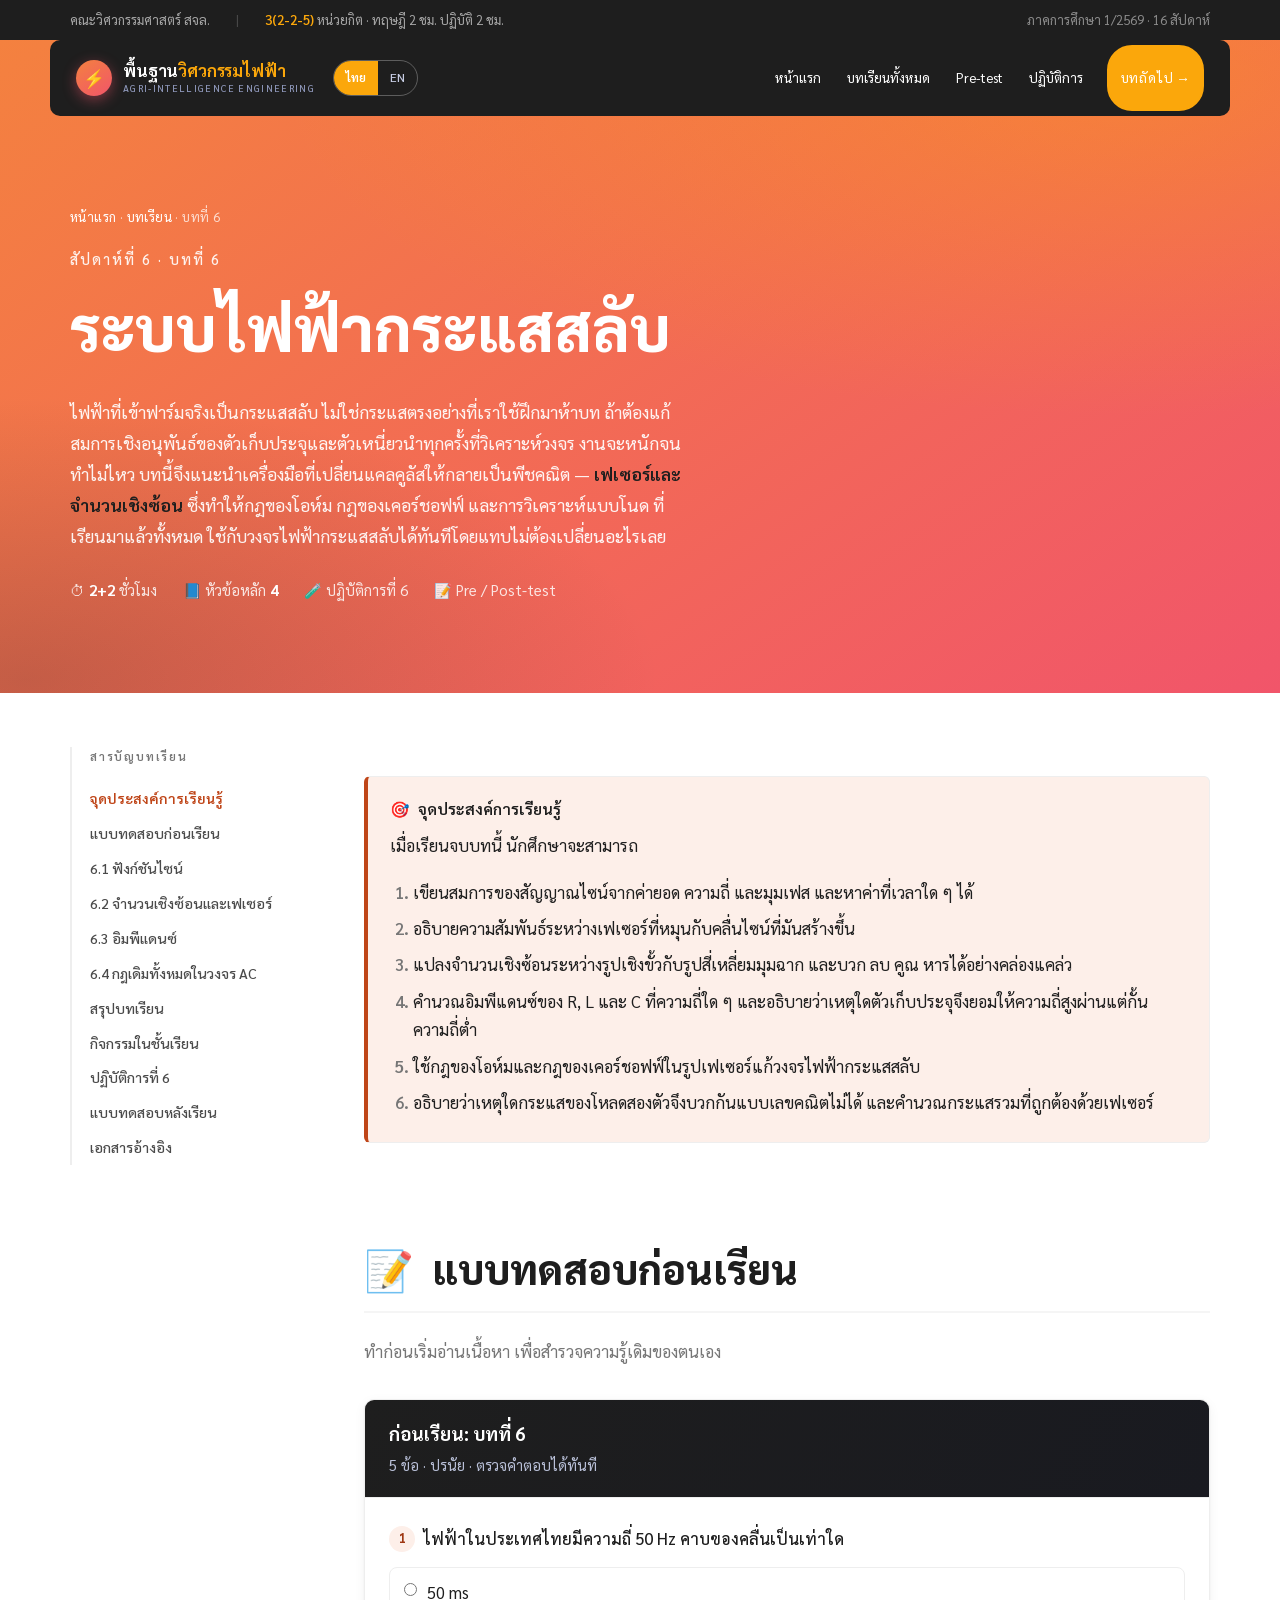
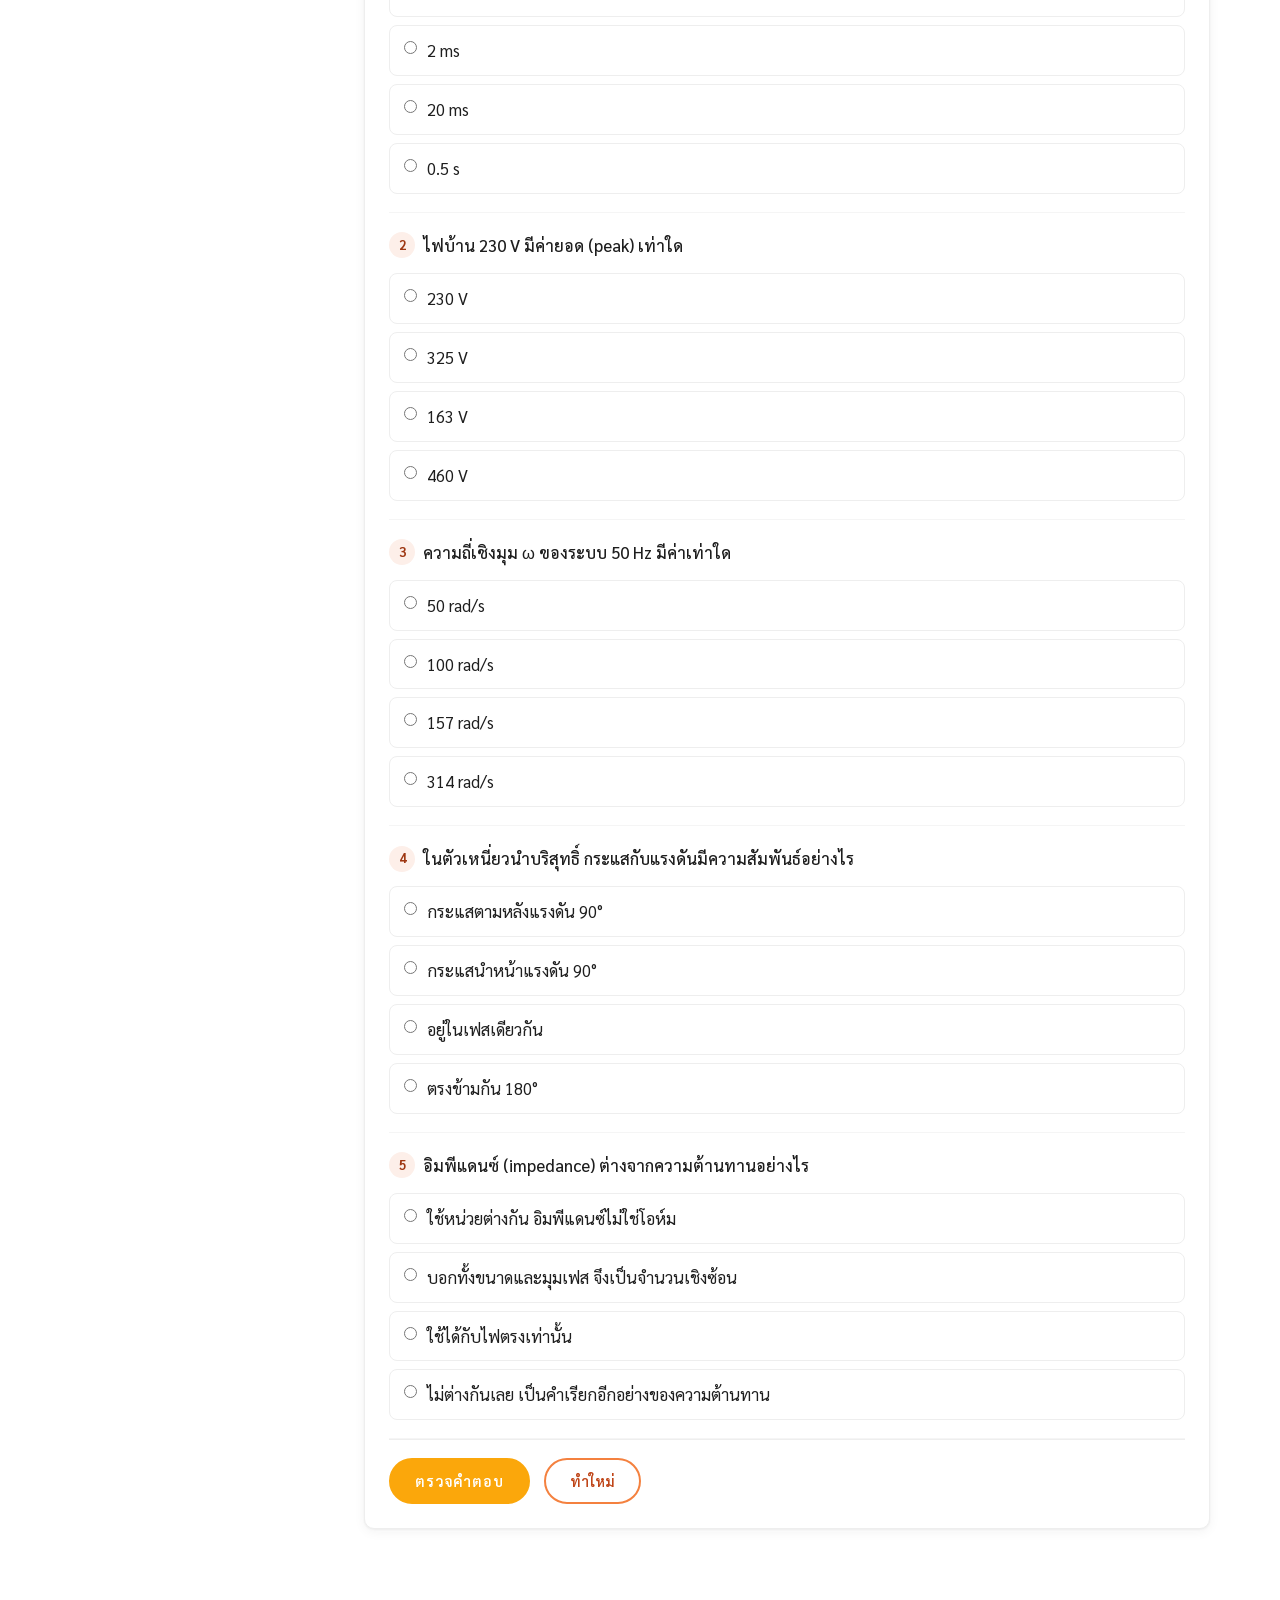
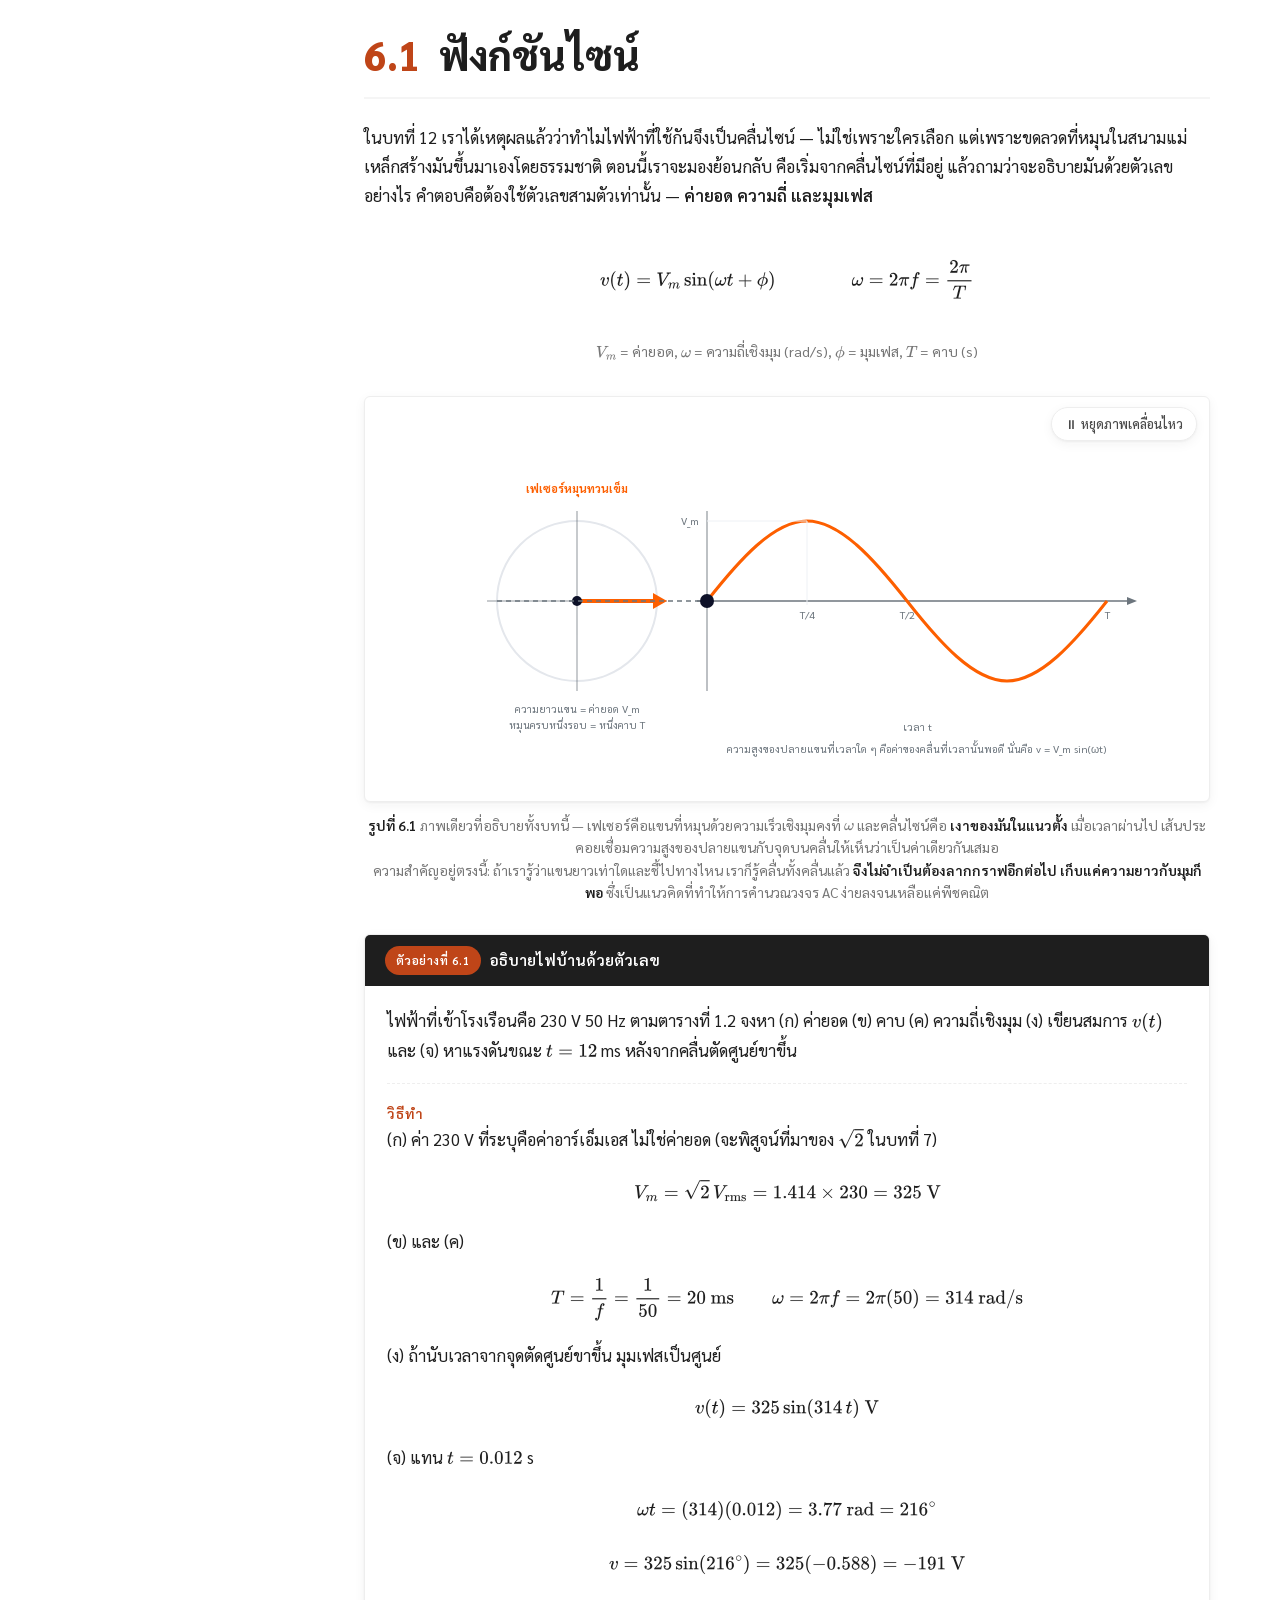
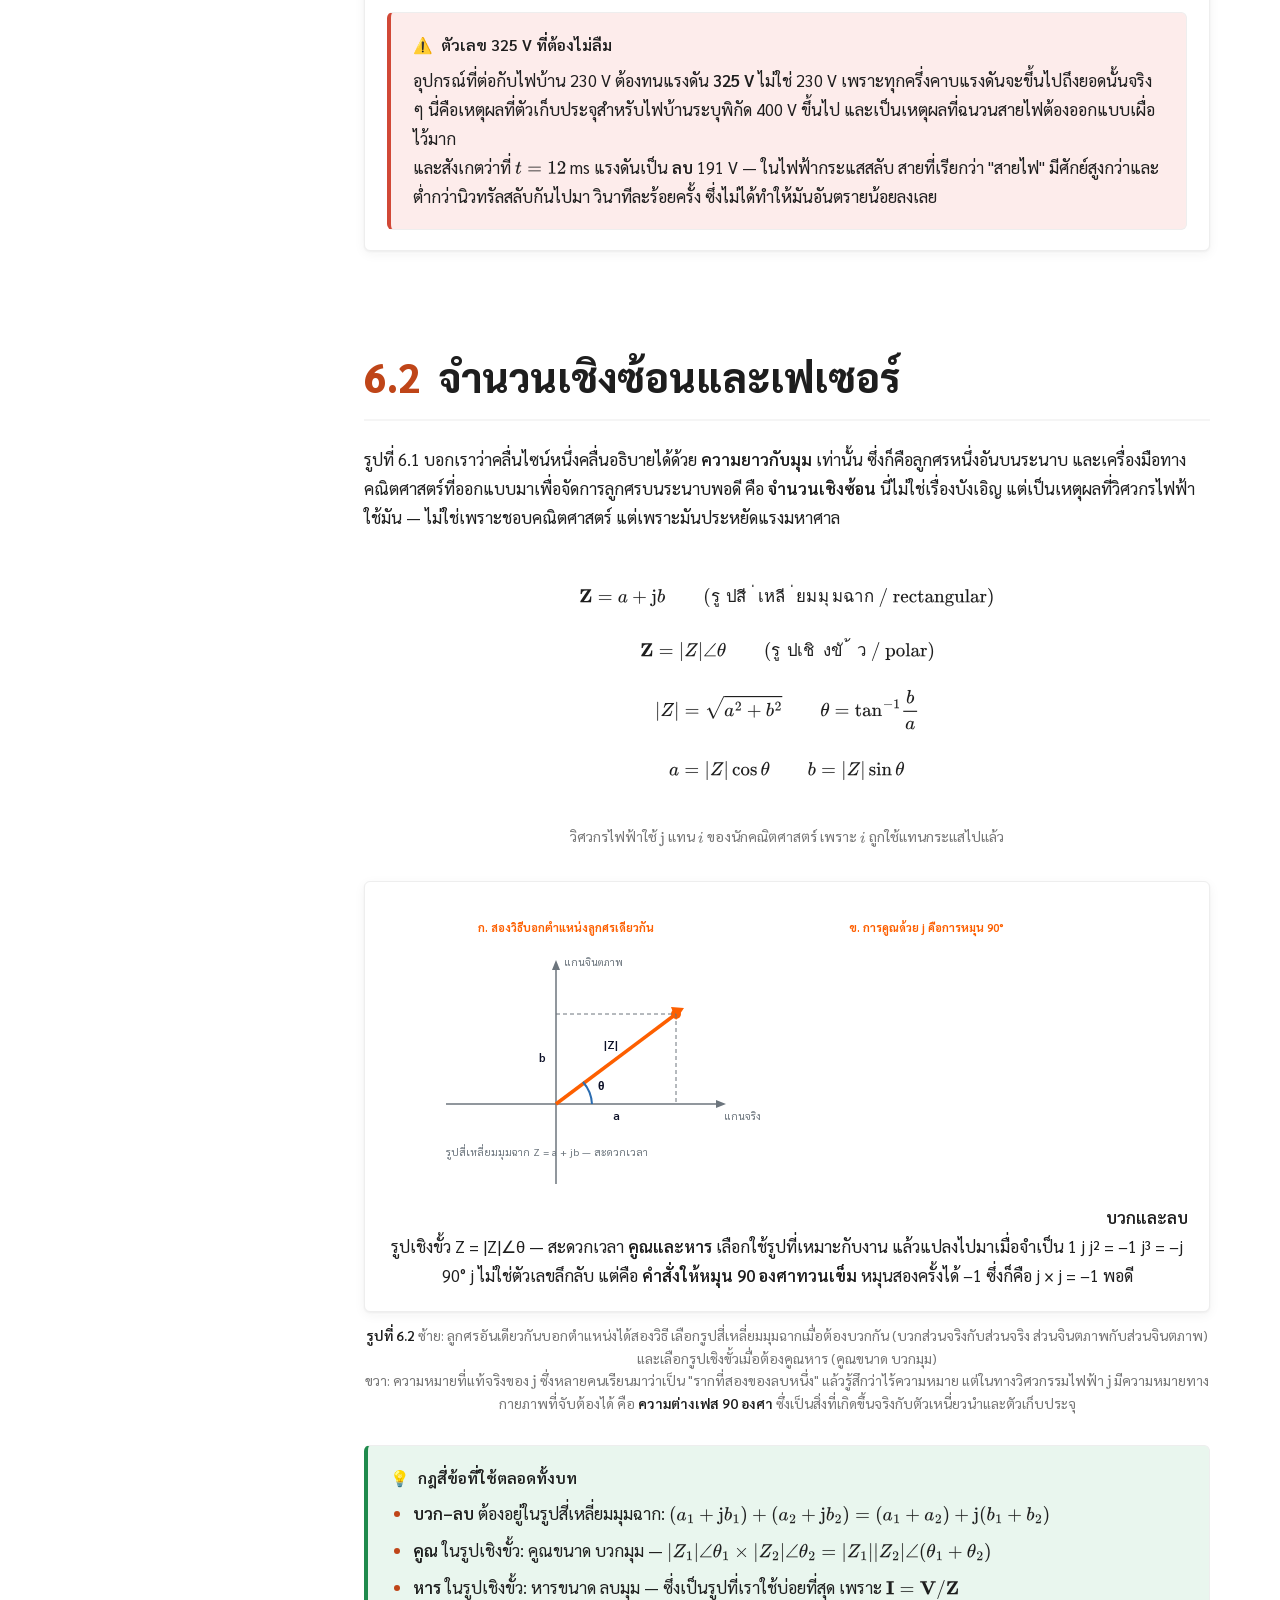
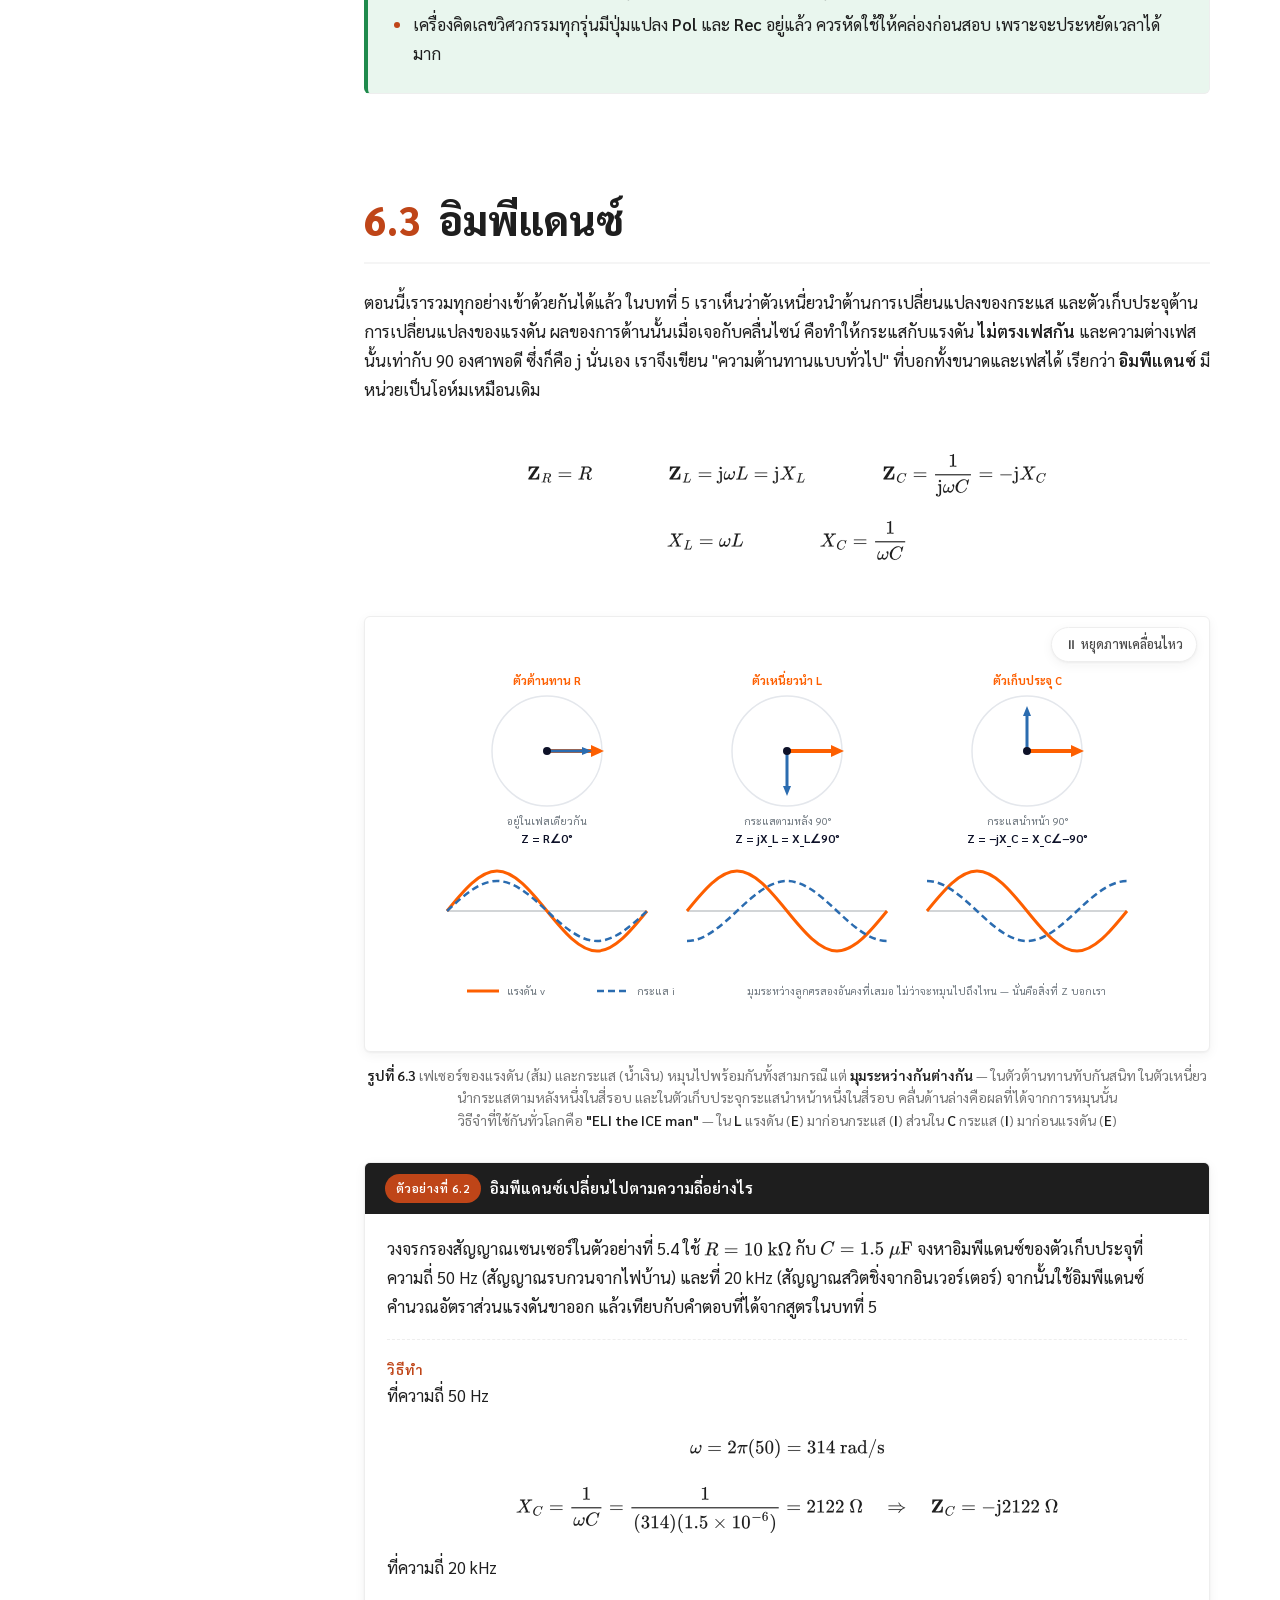
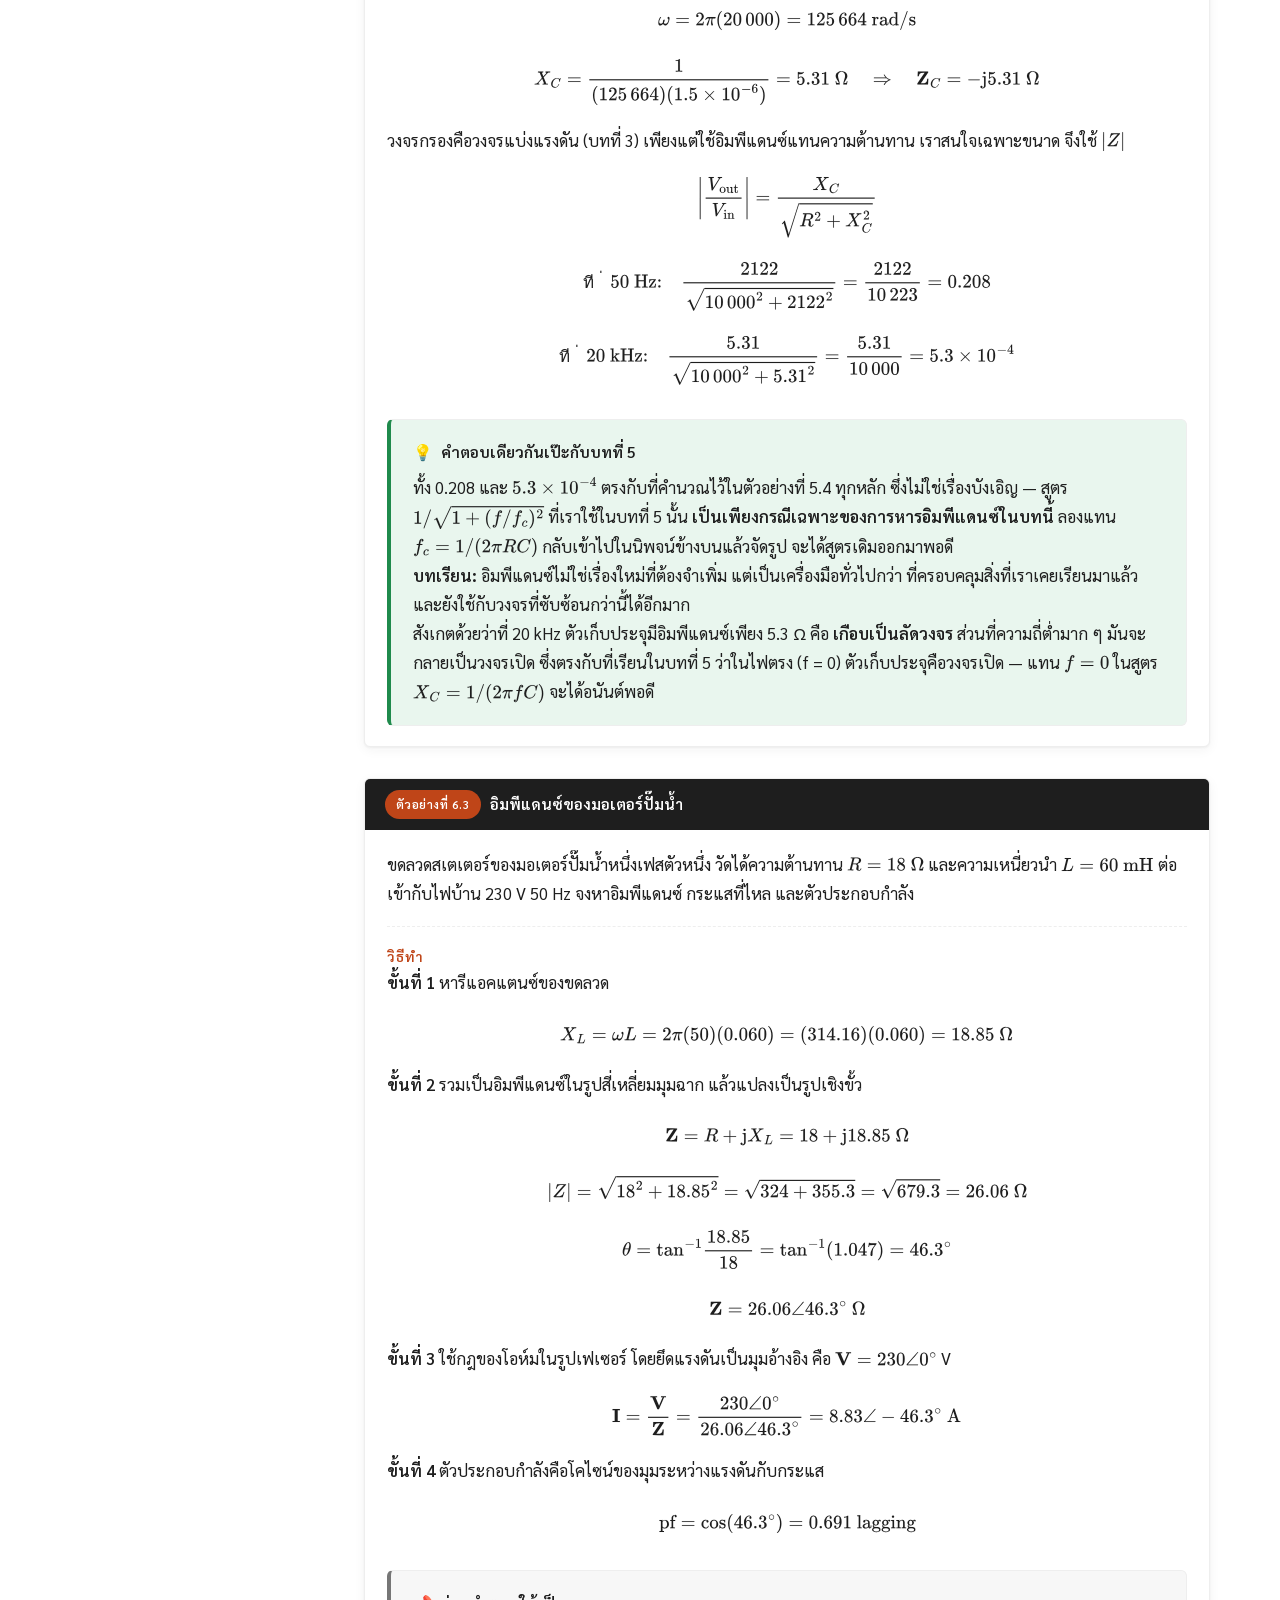
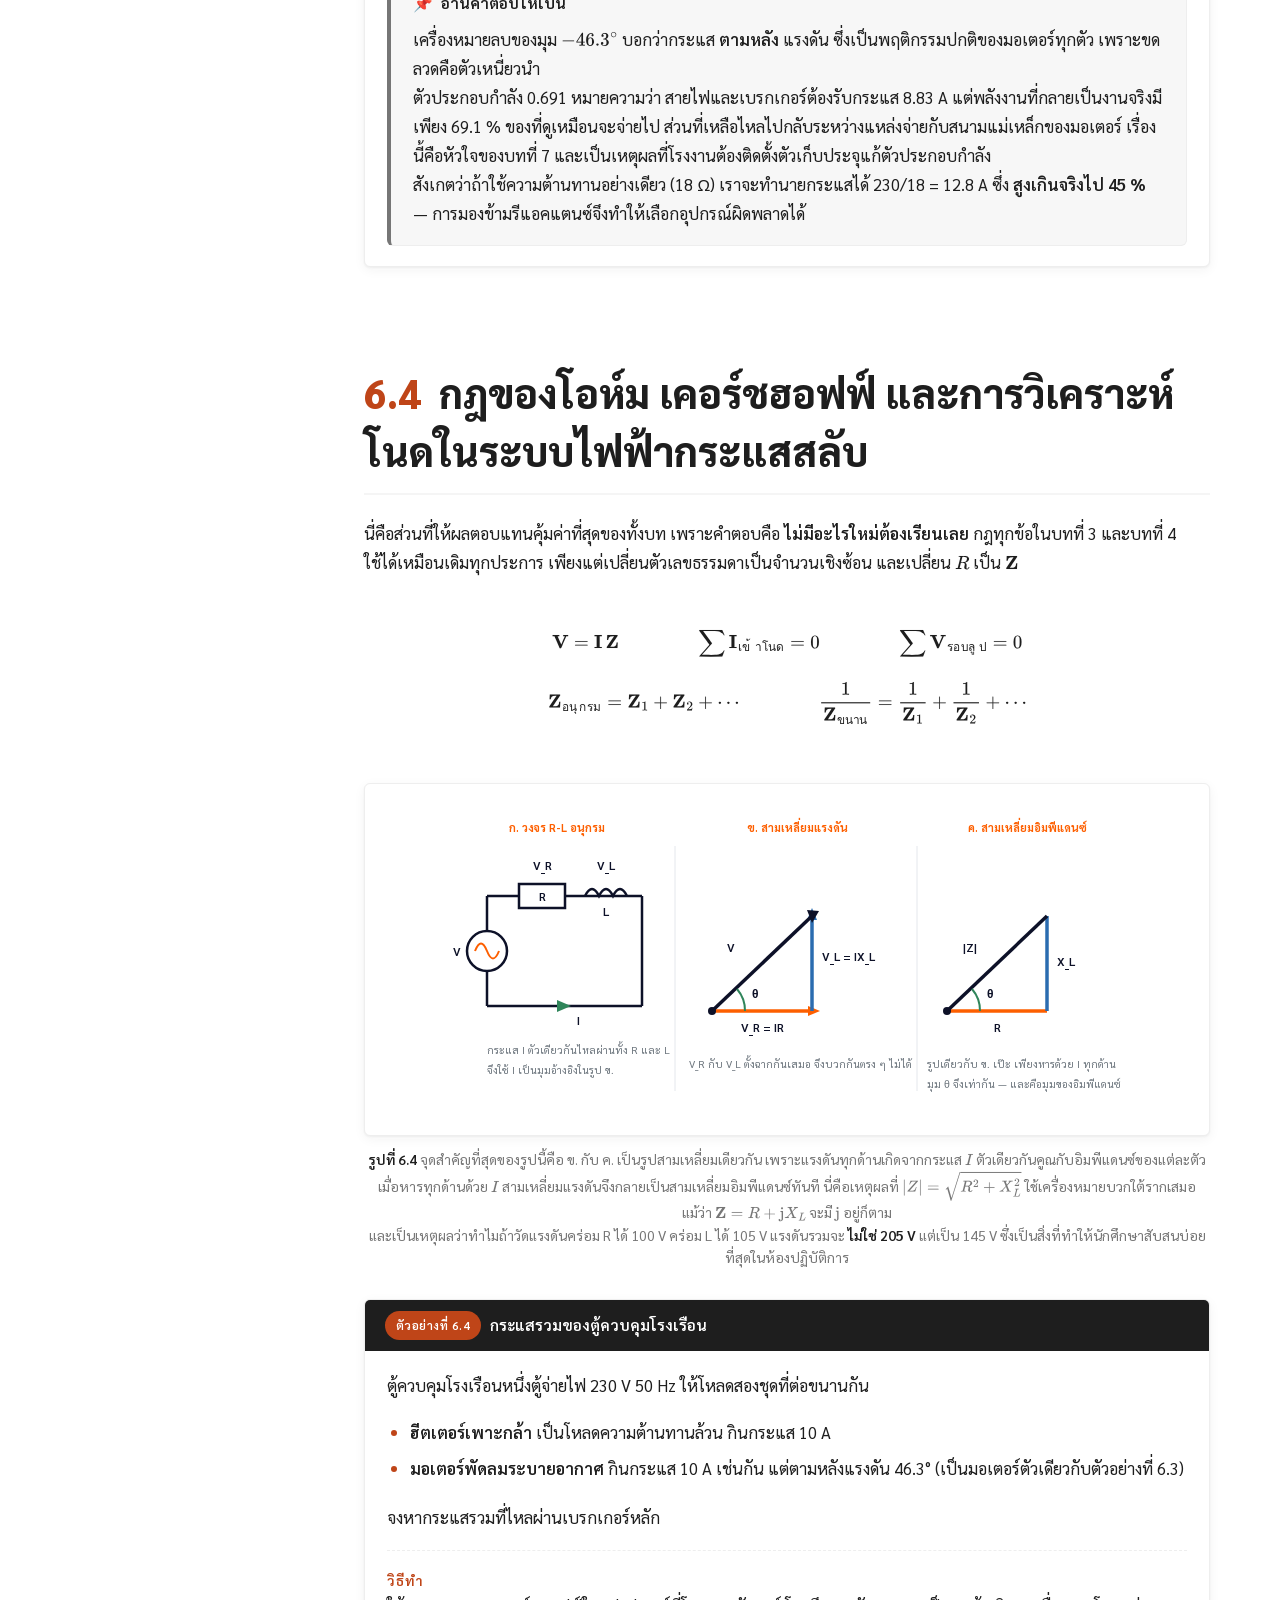
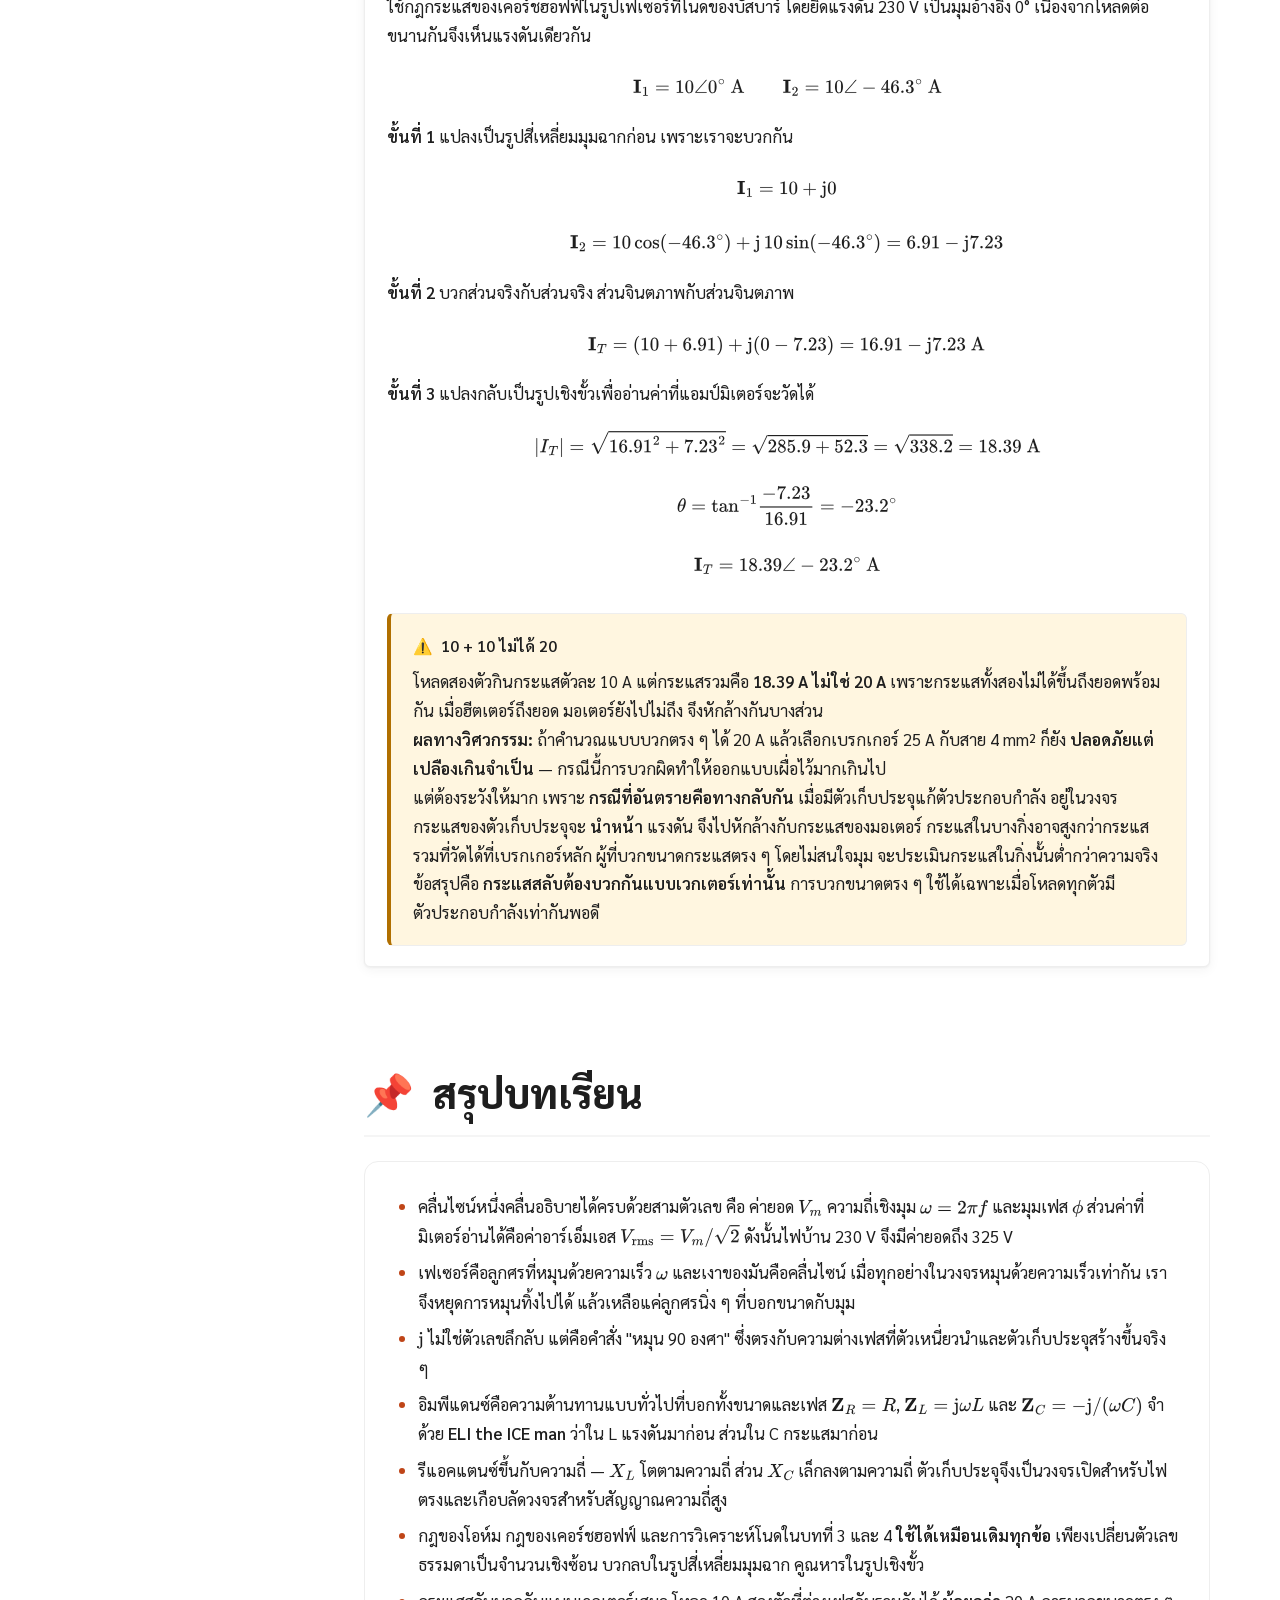
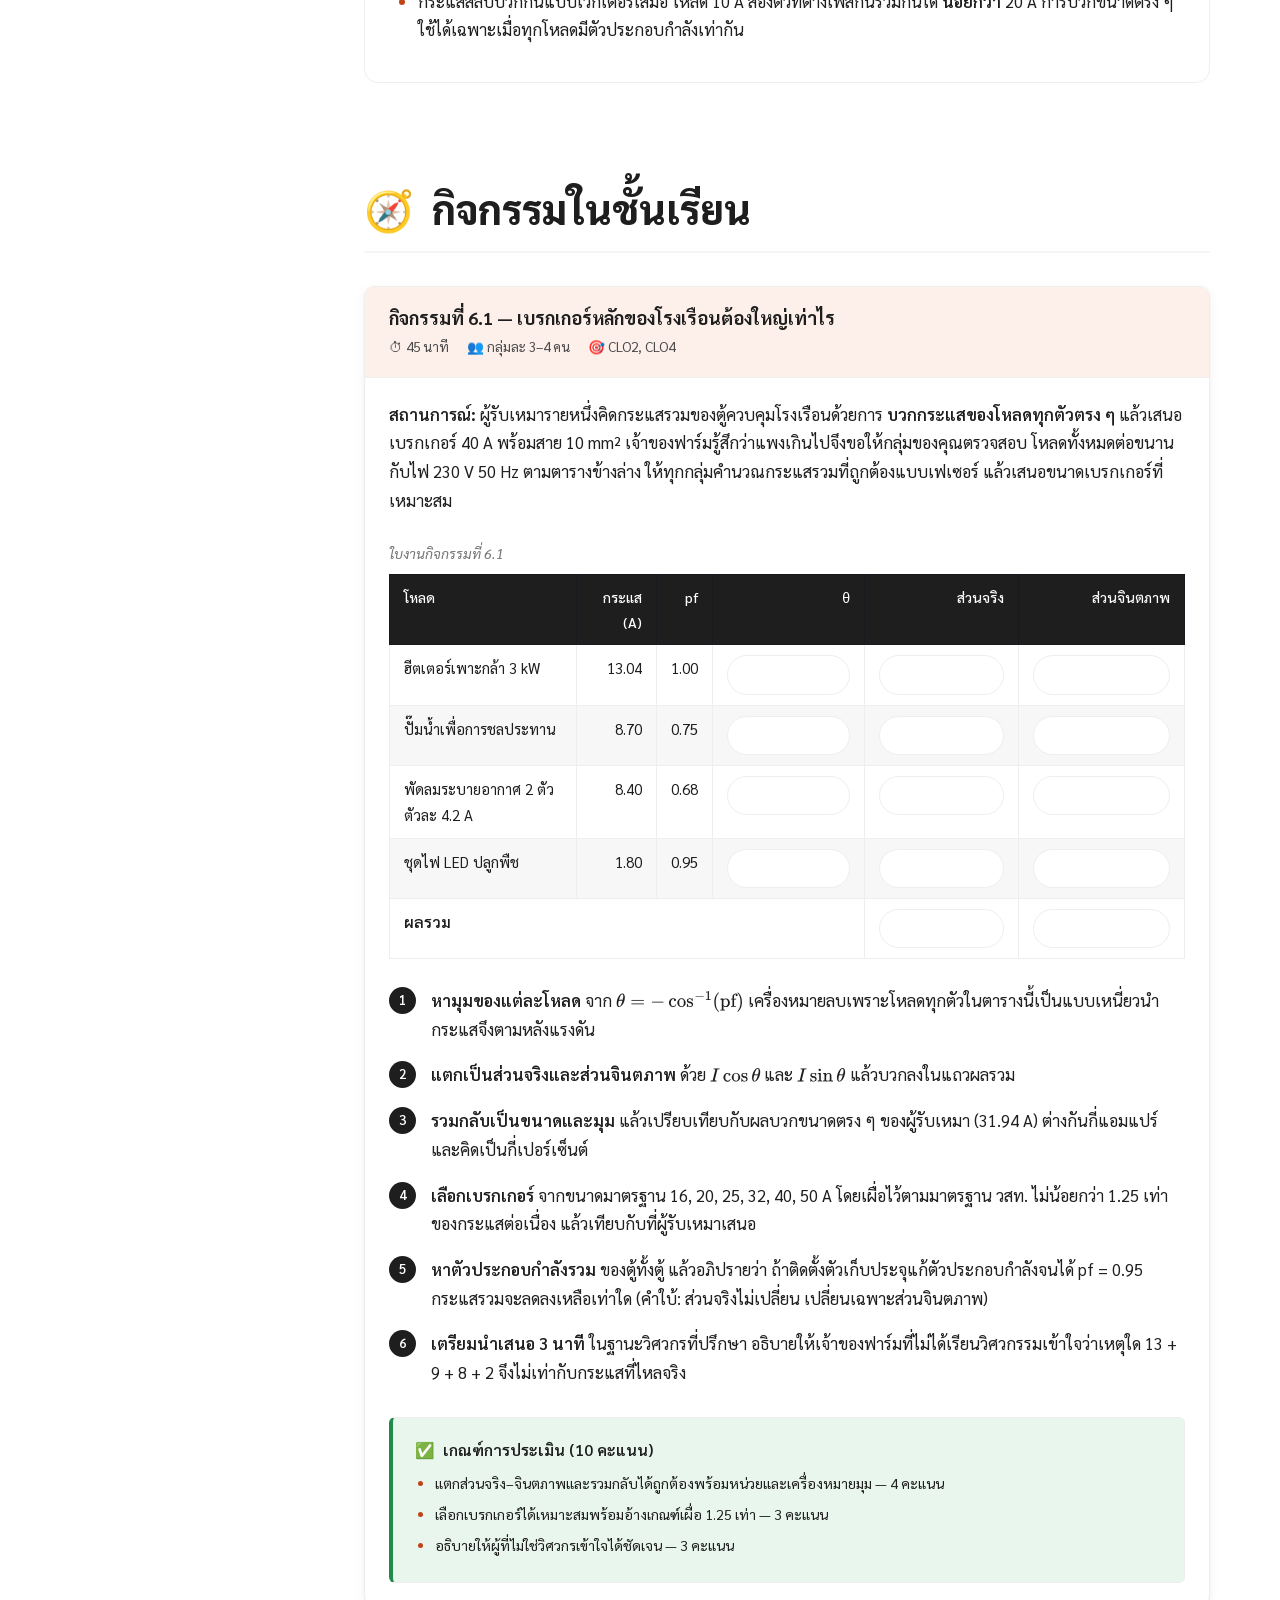
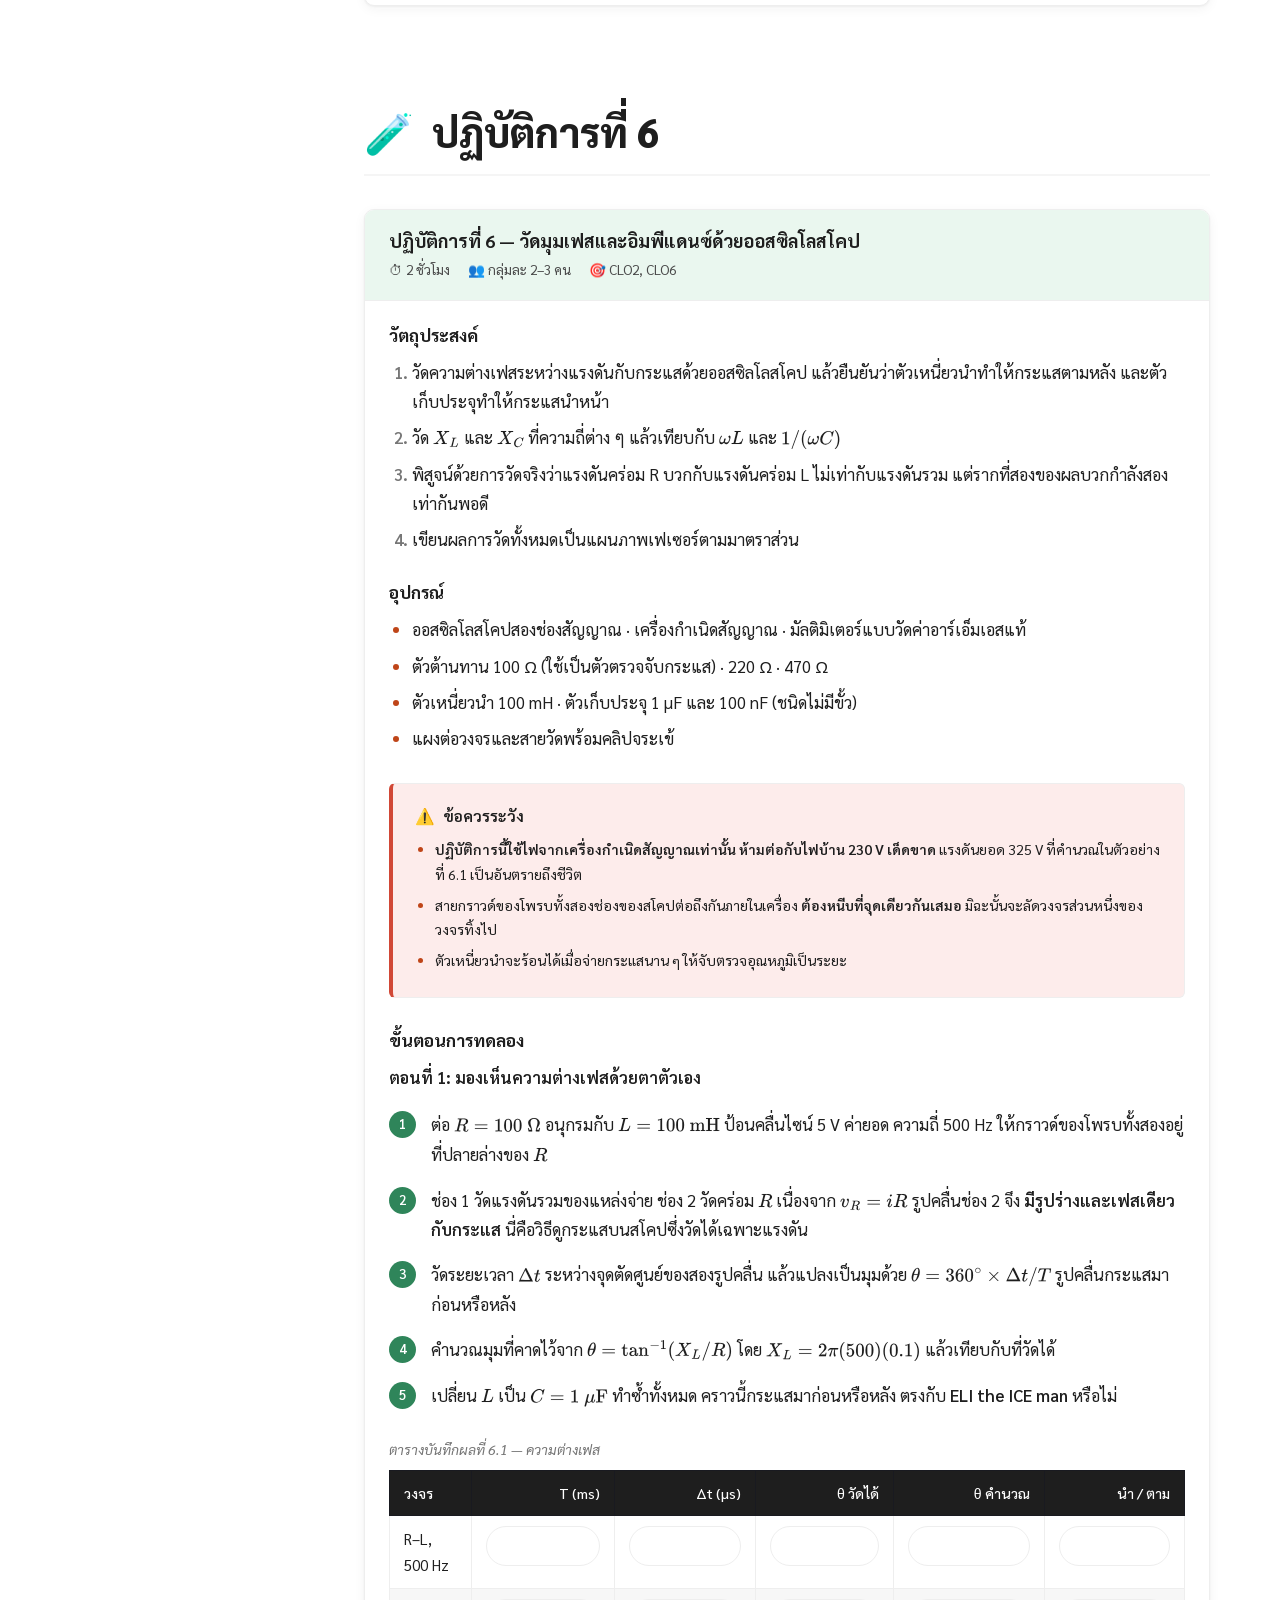
<file: chapters/ch06.html>
<!DOCTYPE html>
<html lang="th">
<head>
<meta charset="UTF-8">
<meta name="viewport" content="width=device-width, initial-scale=1, viewport-fit=cover">
<title>บทที่ 6 ระบบไฟฟ้ากระแสสลับ | Fundamental of Electrical Engineering</title>
<meta name="description" content="Chapter 6 — Sinusoids, complex numbers and phasors, impedance, and how Ohm's and Kirchhoff's laws carry over into AC circuits.">
<meta name="author" content="Jedsada Saijai">
<link rel="preconnect" href="https://fonts.googleapis.com">
<link rel="preconnect" href="https://fonts.gstatic.com" crossorigin>
<link href="https://fonts.googleapis.com/css2?family=Poppins:wght@400;500;600;700;800&family=Sarabun:wght@400;500;600;700&display=swap" rel="stylesheet">
<link rel="stylesheet" href="../assets/css/style.css">
<link rel="icon" href="data:image/svg+xml,<svg xmlns='http://www.w3.org/2000/svg' viewBox='0 0 100 100'><text y='.9em' font-size='90'>⚡</text></svg>">
<script>
  try {
    var l = localStorage.getItem('fee.lang');
    if (l === 'en' || l === 'th') document.documentElement.setAttribute('lang', l);
  } catch (e) {}
</script>
<script src="../assets/js/mathjax-config.js"></script>
<script defer src="../assets/vendor/mathjax/tex-svg.js"></script>
<style>
  .sys-fig text { font-family: var(--font-sans); }
  .sys-fig .lbl { font-size: 12px; font-weight: 600; fill: #0d1128; }
  .sys-fig .sub { font-size: 10.5px; fill: #6c757d; }
  .sys-fig .cap { font-size: 11px; font-weight: 700; fill: #fd5f00; }
  .sys-fig .wire { stroke: #0d1128; stroke-width: 2; fill: none; }
  .sys-fig .sym  { stroke: #0d1128; stroke-width: 2; fill: #fff; }
  .sys-fig .axis { stroke: #6c757d; stroke-width: 1.5; }
  .sys-fig .node { fill: #fd5f00; }
  .sys-fig .vwave { stroke: #fd5f00; stroke-width: 3; fill: none; }
  .sys-fig .iwave { stroke: #2b6cb0; stroke-width: 2.5; fill: none; stroke-dasharray: 7 4; }

  /* --- A phasor turning once, and the sine wave it draws ---------------
     Three animations on one timeline: the arm rotates, a guide line rides
     up and down with its height, and a dot runs along the wave at that
     same height. Paused, the wave and the circle still read normally. --- */
  .ph-fig .rot, .ph-fig .guide, .ph-fig .wdot { transform-box: view-box; }
  @keyframes ph-rot { to { transform: rotate(-360deg); } }
  @keyframes ph-guide {
      0%     { transform: translateY(0); }
      8.33%  { transform: translateY(-40px); }
      16.67% { transform: translateY(-69px); }
      25%    { transform: translateY(-80px); }
      33.33% { transform: translateY(-69px); }
      41.67% { transform: translateY(-40px); }
      50%    { transform: translateY(0); }
      58.33% { transform: translateY(40px); }
      66.67% { transform: translateY(69px); }
      75%    { transform: translateY(80px); }
      83.33% { transform: translateY(69px); }
      91.67% { transform: translateY(40px); }
      100%   { transform: translateY(0); }
  }
  @keyframes ph-dot {
      0%     { transform: translate(0, 0); }
      8.33%  { transform: translate(33px, -40px); }
      16.67% { transform: translate(67px, -69px); }
      25%    { transform: translate(100px, -80px); }
      33.33% { transform: translate(133px, -69px); }
      41.67% { transform: translate(167px, -40px); }
      50%    { transform: translate(200px, 0); }
      58.33% { transform: translate(233px, 40px); }
      66.67% { transform: translate(267px, 69px); }
      75%    { transform: translate(300px, 80px); }
      83.33% { transform: translate(333px, 69px); }
      91.67% { transform: translate(367px, 40px); }
      100%   { transform: translate(400px, 0); }
  }
  .ph-fig .rot   { transform-origin: 150px 160px; animation: ph-rot   5s linear infinite; }
  .ph-fig .guide { animation: ph-guide 5s linear infinite; }
  .ph-fig .wdot  { animation: ph-dot   5s linear infinite; }

  /* --- Three pairs of phasors turning together, each pair holding its
         own fixed angle: in step for R, I behind for L, I ahead for C. -- */
  .rlc-fig .rot { transform-box: view-box; animation: ph-rot 4s linear infinite; }
  .rlc-fig .p-r { transform-origin: 120px 90px; }
  .rlc-fig .p-l { transform-origin: 360px 90px; }
  .rlc-fig .p-c { transform-origin: 600px 90px; }
</style>
</head>
<body data-chapter="ch06">

<!-- ============================================================ TOP BAR -->
<div class="topbar">
  <div class="topbar-inner">
    <span><span class="th">คณะวิศวกรรมศาสตร์ สจล.</span><span class="en">School of Engineering, KMITL</span></span>
    <span class="sep">|</span>
    <span><b>3(2-2-5)</b>&nbsp;<span class="th">หน่วยกิต · ทฤษฎี 2 ชม. ปฏิบัติ 2 ชม.</span><span class="en">credits · 2 h lecture, 2 h lab</span></span>
    <span class="right"><span class="th">ภาคการศึกษา 1/2569 · 16 สัปดาห์</span><span class="en">Semester 1/2026 · 16 weeks</span></span>
  </div>
</div>

<!-- ======================================================== NAVIGATION -->
<nav class="nav">
  <div class="nav-inner">
    <a class="brand" href="../index.html">
      <span class="brand-mark">⚡</span>
      <span class="brand-text"><span class="th">พื้นฐาน<span class="hi">วิศวกรรมไฟฟ้า</span></span><span class="en">Fundamental of <span class="hi">Electrical Engineering</span></span><small>Agri-Intelligence Engineering</small></span>
    </a>
    <div class="lang-switch" role="group" aria-label="Language">
      <button type="button" data-lang="th" aria-pressed="true">ไทย</button>
      <button type="button" data-lang="en" aria-pressed="false">EN</button>
    </div>
    <button class="nav-toggle" type="button" aria-expanded="false" aria-controls="nav-links" aria-label="Menu">☰</button>
    <ul class="nav-links" id="nav-links">
      <li><a href="../index.html"><span class="th">หน้าแรก</span><span class="en">Home</span></a></li>
      <li><a href="../index.html#chapters"><span class="th">บทเรียนทั้งหมด</span><span class="en">All chapters</span></a></li>
      <li><a href="#pretest"><span class="th">Pre-test</span><span class="en">Pre-test</span></a></li>
      <li><a href="#lab"><span class="th">ปฏิบัติการ</span><span class="en">Laboratory</span></a></li>
      <li><a href="ch07.html" class="btn btn-primary btn-sm" style="color:#fff">
        <span class="th">บทถัดไป</span><span class="en">Next</span> →</a></li>
    </ul>
  </div>
</nav>

<!-- =============================================================== HERO -->
<header class="hero">
  <div class="container">
    <div class="breadcrumb">
      <a href="../index.html"><span class="th">หน้าแรก</span><span class="en">Home</span></a> ·
      <a href="../index.html#chapters"><span class="th">บทเรียน</span><span class="en">Chapters</span></a> ·
      <span class="th">บทที่ 6</span><span class="en">Chapter 6</span>
    </div>
    <span class="eyebrow"><span class="th">สัปดาห์ที่ 6 · บทที่ 6</span><span class="en">Week 6 · Chapter 6</span></span>
    <h1><span class="th">ระบบไฟฟ้ากระแสสลับ</span>
        <span class="en">The Alternating-Current System</span></h1>
    <p class="lead">
      <span class="th">ไฟฟ้าที่เข้าฟาร์มจริงเป็นกระแสสลับ ไม่ใช่กระแสตรงอย่างที่เราใช้ฝึกมาห้าบท
        ถ้าต้องแก้สมการเชิงอนุพันธ์ของตัวเก็บประจุและตัวเหนี่ยวนำทุกครั้งที่วิเคราะห์วงจร
        งานจะหนักจนทำไม่ไหว บทนี้จึงแนะนำเครื่องมือที่เปลี่ยนแคลคูลัสให้กลายเป็นพีชคณิต —
        <b>เฟเซอร์และจำนวนเชิงซ้อน</b> ซึ่งทำให้กฎของโอห์ม กฎของเคอร์ชอฟฟ์ และการวิเคราะห์แบบโนด
        ที่เรียนมาแล้วทั้งหมด ใช้กับวงจรไฟฟ้ากระแสสลับได้ทันทีโดยแทบไม่ต้องเปลี่ยนอะไรเลย</span>
      <span class="en">The electricity that actually reaches a farm alternates; it is not the direct current
        we have practised on for five chapters. Solving the differential equations of capacitors and
        inductors afresh for every circuit would be unbearable, so this chapter introduces the tool that
        turns that calculus into algebra — <b>phasors and complex numbers</b> — with which Ohm's law,
        Kirchhoff's laws and nodal analysis all carry straight over into AC with hardly a change.</span>
    </p>
    <div class="hero-meta">
      <span>⏱ <strong>2+2</strong> <span class="th">ชั่วโมง</span><span class="en">hours</span></span>
      <span>📘 <span class="th">หัวข้อหลัก</span><span class="en">Main topics</span> <strong>4</strong></span>
      <span>🧪 <span class="th">ปฏิบัติการที่ 6</span><span class="en">Laboratory 6</span></span>
      <span>📝 <span class="th">Pre / Post-test</span><span class="en">Pre / post-test</span></span>
    </div>
  </div>
</header>

<div class="container">
<div class="chapter-layout">

  <!-- ============================================================= TOC -->
  <aside class="toc">
    <div class="toc-title"><span class="th">สารบัญบทเรียน</span><span class="en">On this page</span></div>
    <ul>
      <li><a href="#objectives"><span class="th">จุดประสงค์การเรียนรู้</span><span class="en">Objectives</span></a></li>
      <li><a href="#pretest"><span class="th">แบบทดสอบก่อนเรียน</span><span class="en">Pre-test</span></a></li>
      <li><a href="#s1"><span class="th">6.1 ฟังก์ชันไซน์</span><span class="en">6.1 The sinusoid</span></a></li>
      <li><a href="#s2"><span class="th">6.2 จำนวนเชิงซ้อนและเฟเซอร์</span><span class="en">6.2 Complex numbers and phasors</span></a></li>
      <li><a href="#s3"><span class="th">6.3 อิมพีแดนซ์</span><span class="en">6.3 Impedance</span></a></li>
      <li><a href="#s4"><span class="th">6.4 กฎเดิมทั้งหมดในวงจร AC</span><span class="en">6.4 The old laws in AC</span></a></li>
      <li><a href="#summary"><span class="th">สรุปบทเรียน</span><span class="en">Summary</span></a></li>
      <li><a href="#activity"><span class="th">กิจกรรมในชั้นเรียน</span><span class="en">Class activity</span></a></li>
      <li><a href="#lab"><span class="th">ปฏิบัติการที่ 6</span><span class="en">Laboratory 6</span></a></li>
      <li><a href="#posttest"><span class="th">แบบทดสอบหลังเรียน</span><span class="en">Post-test</span></a></li>
      <li><a href="#refs"><span class="th">เอกสารอ้างอิง</span><span class="en">References</span></a></li>
    </ul>
  </aside>

  <!-- ==================================================== CHAPTER BODY -->
  <main class="chapter-body">

    <!-- ---------------------------------------------------- Objectives -->
    <section id="objectives">
      <div class="callout callout-objective">
        <div class="callout-title">🎯 <span class="th">จุดประสงค์การเรียนรู้</span>
          <span class="en">Learning objectives</span></div>
        <p><span class="th">เมื่อเรียนจบบทนี้ นักศึกษาจะสามารถ</span>
           <span class="en">After this chapter you will be able to:</span></p>
        <ol>
          <li><span class="th">เขียนสมการของสัญญาณไซน์จากค่ายอด ความถี่ และมุมเฟส
            และหาค่าที่เวลาใด ๆ ได้</span>
            <span class="en">write the equation of a sinusoid from its peak value, frequency and phase
            angle, and evaluate it at any instant;</span></li>
          <li><span class="th">อธิบายความสัมพันธ์ระหว่างเฟเซอร์ที่หมุนกับคลื่นไซน์ที่มันสร้างขึ้น</span>
            <span class="en">explain the relationship between a rotating phasor and the sine wave it
            traces;</span></li>
          <li><span class="th">แปลงจำนวนเชิงซ้อนระหว่างรูปเชิงขั้วกับรูปสี่เหลี่ยมมุมฉาก
            และบวก ลบ คูณ หารได้อย่างคล่องแคล่ว</span>
            <span class="en">convert complex numbers between polar and rectangular form, and add, subtract,
            multiply and divide them fluently;</span></li>
          <li><span class="th">คำนวณอิมพีแดนซ์ของ R, L และ C ที่ความถี่ใด ๆ
            และอธิบายว่าเหตุใดตัวเก็บประจุจึงยอมให้ความถี่สูงผ่านแต่กั้นความถี่ต่ำ</span>
            <span class="en">compute the impedance of R, L and C at any frequency, and explain why a
            capacitor passes high frequencies but blocks low ones;</span></li>
          <li><span class="th">ใช้กฎของโอห์มและกฎของเคอร์ชอฟฟ์ในรูปเฟเซอร์แก้วงจรไฟฟ้ากระแสสลับ</span>
            <span class="en">apply Ohm's and Kirchhoff's laws in phasor form to solve AC circuits;</span></li>
          <li><span class="th">อธิบายว่าเหตุใดกระแสของโหลดสองตัวจึงบวกกันแบบเลขคณิตไม่ได้
            และคำนวณกระแสรวมที่ถูกต้องด้วยเฟเซอร์</span>
            <span class="en">explain why the currents of two loads cannot simply be added arithmetically,
            and compute the true total with phasors.</span></li>
        </ol>
      </div>
    </section>

    <!-- ------------------------------------------------------ Pre-test -->
    <section id="pretest">
      <h2><span class="num">📝</span><span class="th">แบบทดสอบก่อนเรียน</span>
          <span class="en">Pre-test</span></h2>
      <p class="muted"><span class="th">ทำก่อนเริ่มอ่านเนื้อหา เพื่อสำรวจความรู้เดิมของตนเอง</span>
        <span class="en">Take this before reading, to see what you already know.</span></p>

      <section class="quiz" id="pretest-q" data-quiz="pre" data-chapter="ch06">
        <div class="quiz-head">
          <h3><span class="th">ก่อนเรียน: บทที่ 6</span><span class="en">Pre-test: Chapter 6</span></h3>
          <p><span class="th">5 ข้อ · ปรนัย · ตรวจคำตอบได้ทันที</span>
             <span class="en">5 multiple-choice questions · marked instantly</span></p>
        </div>
        <div class="quiz-body">

          <div class="q" data-answer="c"
               data-explain-th="คาบคือส่วนกลับของความถี่ T = 1/f = 1/50 = 0.02 วินาที = 20 มิลลิวินาที (หัวข้อ 6.1)"
               data-explain-en="The period is the reciprocal of the frequency: T = 1/f = 1/50 = 0.02 s = 20 ms (Section 6.1).">
            <div class="q-text"><span class="th">ไฟฟ้าในประเทศไทยมีความถี่ 50 Hz คาบของคลื่นเป็นเท่าใด</span>
              <span class="en">Thailand's supply is at 50 Hz. What is the period of the waveform?</span></div>
            <div class="opts">
              <label class="opt" data-opt="a"><span>50 ms</span></label>
              <label class="opt" data-opt="b"><span>2 ms</span></label>
              <label class="opt" data-opt="c"><span>20 ms</span></label>
              <label class="opt" data-opt="d"><span>0.5 s</span></label>
            </div>
          </div>

          <div class="q" data-answer="b"
               data-explain-th="ค่ายอดของคลื่นไซน์เท่ากับ √2 เท่าของค่าอาร์เอ็มเอส จึงได้ 230 × 1.414 = 325 V ซึ่งเป็นเหตุผลที่อุปกรณ์ต้องทนแรงดันได้มากกว่า 230 V (หัวข้อ 6.1)"
               data-explain-en="The peak of a sinusoid is √2 times the rms value: 230 × 1.414 = 325 V — which is why equipment must withstand more than 230 V (Section 6.1).">
            <div class="q-text"><span class="th">ไฟบ้าน 230 V มีค่ายอด (peak) เท่าใด</span>
              <span class="en">A 230 V mains supply has what peak value?</span></div>
            <div class="opts">
              <label class="opt" data-opt="a"><span>230 V</span></label>
              <label class="opt" data-opt="b"><span>325 V</span></label>
              <label class="opt" data-opt="c"><span>163 V</span></label>
              <label class="opt" data-opt="d"><span>460 V</span></label>
            </div>
          </div>

          <div class="q" data-answer="d"
               data-explain-th="ความถี่เชิงมุม ω = 2πf มีหน่วยเรเดียนต่อวินาที ที่ 50 Hz จะได้ ω = 2π(50) = 314 rad/s (หัวข้อ 6.1)"
               data-explain-en="The angular frequency is ω = 2πf in radians per second; at 50 Hz, ω = 2π(50) = 314 rad/s (Section 6.1).">
            <div class="q-text"><span class="th">ความถี่เชิงมุม ω ของระบบ 50 Hz มีค่าเท่าใด</span>
              <span class="en">What is the angular frequency ω of a 50 Hz system?</span></div>
            <div class="opts">
              <label class="opt" data-opt="a"><span>50 rad/s</span></label>
              <label class="opt" data-opt="b"><span>100 rad/s</span></label>
              <label class="opt" data-opt="c"><span>157 rad/s</span></label>
              <label class="opt" data-opt="d"><span>314 rad/s</span></label>
            </div>
          </div>

          <div class="q" data-answer="a"
               data-explain-th="ตัวเหนี่ยวนำต้านการเปลี่ยนแปลงของกระแส (บทที่ 5) กระแสจึงตามหลังแรงดันอยู่ 90 องศา ส่วนตัวเก็บประจุกลับกัน คือกระแสนำหน้าแรงดัน 90 องศา (หัวข้อ 6.3)"
               data-explain-en="An inductor opposes change of current (Chapter 5), so its current lags the voltage by 90°. A capacitor is the reverse: its current leads by 90° (Section 6.3).">
            <div class="q-text"><span class="th">ในตัวเหนี่ยวนำบริสุทธิ์ กระแสกับแรงดันมีความสัมพันธ์อย่างไร</span>
              <span class="en">In a pure inductor, how do the current and voltage relate?</span></div>
            <div class="opts">
              <label class="opt" data-opt="a"><span><span class="th">กระแสตามหลังแรงดัน 90°</span><span class="en">The current lags the voltage by 90°</span></span></label>
              <label class="opt" data-opt="b"><span><span class="th">กระแสนำหน้าแรงดัน 90°</span><span class="en">The current leads the voltage by 90°</span></span></label>
              <label class="opt" data-opt="c"><span><span class="th">อยู่ในเฟสเดียวกัน</span><span class="en">They are in phase</span></span></label>
              <label class="opt" data-opt="d"><span><span class="th">ตรงข้ามกัน 180°</span><span class="en">They are 180° apart</span></span></label>
            </div>
          </div>

          <div class="q" data-answer="b"
               data-explain-th="อิมพีแดนซ์คือการขยายแนวคิดความต้านทานให้ใช้กับไฟฟ้ากระแสสลับ โดยบอกทั้ง 'ขนาด' ของการต้านการไหลและ 'มุมเฟส' ระหว่างแรงดันกับกระแส จึงต้องเขียนเป็นจำนวนเชิงซ้อน (หัวข้อ 6.3)"
               data-explain-en="Impedance generalises resistance to AC, carrying both the magnitude of the opposition and the phase angle between voltage and current — which is why it must be a complex number (Section 6.3).">
            <div class="q-text"><span class="th">อิมพีแดนซ์ (impedance) ต่างจากความต้านทานอย่างไร</span>
              <span class="en">How does impedance differ from resistance?</span></div>
            <div class="opts">
              <label class="opt" data-opt="a"><span><span class="th">ใช้หน่วยต่างกัน อิมพีแดนซ์ไม่ใช่โอห์ม</span><span class="en">It has different units; impedance is not in ohms</span></span></label>
              <label class="opt" data-opt="b"><span><span class="th">บอกทั้งขนาดและมุมเฟส จึงเป็นจำนวนเชิงซ้อน</span><span class="en">It carries both magnitude and phase angle, so it is a complex number</span></span></label>
              <label class="opt" data-opt="c"><span><span class="th">ใช้ได้กับไฟตรงเท่านั้น</span><span class="en">It applies only to direct current</span></span></label>
              <label class="opt" data-opt="d"><span><span class="th">ไม่ต่างกันเลย เป็นคำเรียกอีกอย่างของความต้านทาน</span><span class="en">It does not differ; it is another name for resistance</span></span></label>
            </div>
          </div>

        </div>
      </section>
    </section>

    <!-- =============================================== 6.1 -->
    <section id="s1">
      <h2><span class="num">6.1</span><span class="th">ฟังก์ชันไซน์</span>
          <span class="en">The sinusoid</span></h2>

      <p><span class="th">ในบทที่ 12 เราได้เหตุผลแล้วว่าทำไมไฟฟ้าที่ใช้กันจึงเป็นคลื่นไซน์ —
        ไม่ใช่เพราะใครเลือก แต่เพราะขดลวดที่หมุนในสนามแม่เหล็กสร้างมันขึ้นมาเองโดยธรรมชาติ
        ตอนนี้เราจะมองย้อนกลับ คือเริ่มจากคลื่นไซน์ที่มีอยู่ แล้วถามว่าจะอธิบายมันด้วยตัวเลขอย่างไร
        คำตอบคือต้องใช้ตัวเลขสามตัวเท่านั้น — <b>ค่ายอด ความถี่ และมุมเฟส</b></span>
        <span class="en">Chapter 12 gave the reason our electricity is a sine wave: nobody chose it — a coil
        turning in a magnetic field produces one of its own accord. Now we look the other way round,
        starting from the wave and asking how to describe it numerically. It takes just three numbers:
        <b>the peak value, the frequency, and the phase angle</b>.</span></p>

      <div class="equation">
        \[ v(t) = V_m \sin(\omega t + \phi) \qquad\qquad
           \omega = 2\pi f = \frac{2\pi}{T} \]
      </div>
      <p class="eq-note"><span class="th">\(V_m\) = ค่ายอด, \(\omega\) = ความถี่เชิงมุม (rad/s),
        \(\phi\) = มุมเฟส, \(T\) = คาบ (s)</span>
        <span class="en">\(V_m\) = peak value, \(\omega\) = angular frequency in rad/s,
        \(\phi\) = phase angle, \(T\) = period in seconds</span></p>

      <figure>
        <div class="figure-box is-animated ph-fig" data-anim="running">
          <button type="button" class="anim-toggle" data-anim-toggle aria-pressed="false">
            <span class="anim-pause"><span class="th">⏸ หยุดภาพเคลื่อนไหว</span><span class="en">⏸ Pause</span></span>
            <span class="anim-play"><span class="th">▶ เล่นภาพเคลื่อนไหว</span><span class="en">▶ Play</span></span>
          </button>
          <svg class="sys-fig" viewBox="0 0 720 330" role="img" width="720"
               aria-label="A rotating phasor on the left and the sine wave it traces on the right, linked by a guide line at the same height">
            <!-- ===== the rotating phasor ===== -->
            <circle cx="150" cy="160" r="80" fill="none" stroke="#e4e7ec" stroke-width="2"/>
            <line class="axis" x1="60" y1="160" x2="240" y2="160" opacity=".5"/>
            <line class="axis" x1="150" y1="70" x2="150" y2="250" opacity=".5"/>

            <g class="rot">
              <line x1="150" y1="160" x2="230" y2="160" stroke="#fd5f00" stroke-width="4"/>
              <polygon points="226,152 240,160 226,168" fill="#fd5f00"/>
            </g>
            <circle cx="150" cy="160" r="5" fill="#0d1128"/>

            <text class="cap th" x="150" y="52" text-anchor="middle">เฟเซอร์หมุนทวนเข็ม</text>
            <text class="cap en" x="150" y="52" text-anchor="middle">the phasor turns anticlockwise</text>
            <text class="sub th" x="150" y="272" text-anchor="middle">ความยาวแขน = ค่ายอด V_m</text>
            <text class="sub en" x="150" y="272" text-anchor="middle">the arm's length is the peak, V_m</text>
            <text class="sub th" x="150" y="288" text-anchor="middle">หมุนครบหนึ่งรอบ = หนึ่งคาบ T</text>
            <text class="sub en" x="150" y="288" text-anchor="middle">one revolution is one period, T</text>

            <!-- the guide line that rides up and down -->
            <g class="guide">
              <line x1="70" y1="160" x2="284" y2="160" stroke="#6c757d" stroke-width="1.5" stroke-dasharray="5 4"/>
            </g>

            <!-- ===== the wave it draws ===== -->
            <line class="axis" x1="270" y1="160" x2="700" y2="160"/>
            <polygon points="700,156 710,160 700,164" fill="#6c757d"/>
            <line class="axis" x1="280" y1="70" x2="280" y2="250" opacity=".6"/>

            <path class="vwave" d="M280 160 C313 118 347 80 380 80 C413 80 447 118 480 160
                                    C513 202 547 240 580 240 C613 240 647 202 680 160"/>
            <circle class="wdot" cx="280" cy="160" r="7" fill="#0d1128"/>

            <!-- markers -->
            <line x1="380" y1="80" x2="380" y2="164" stroke="#eef1f5" stroke-width="1"/>
            <line x1="280" y1="80" x2="380" y2="80" stroke="#eef1f5" stroke-width="1"/>
            <text class="sub" x="272" y="84" text-anchor="end">V_m</text>
            <text class="sub" x="380" y="178" text-anchor="middle">T/4</text>
            <text class="sub" x="480" y="178" text-anchor="middle">T/2</text>
            <text class="sub" x="680" y="178" text-anchor="middle">T</text>
            <text class="sub th" x="490" y="290" text-anchor="middle">เวลา t</text>
            <text class="sub en" x="490" y="290" text-anchor="middle">time t</text>

            <text class="sub th" x="300" y="312">ความสูงของปลายแขนที่เวลาใด ๆ คือค่าของคลื่นที่เวลานั้นพอดี นั่นคือ v = V_m sin(ωt)</text>
            <text class="sub en" x="300" y="312">the height of the arm's tip at any moment is the value of the wave at that moment: v = V_m sin(ωt)</text>
          </svg>
        </div>
        <figcaption><b><span class="th">รูปที่ 6.1</span><span class="en">Figure 6.1</span></b>
          <span class="th"> ภาพเดียวที่อธิบายทั้งบทนี้ — เฟเซอร์คือแขนที่หมุนด้วยความเร็วเชิงมุมคงที่ \(\omega\)
            และคลื่นไซน์คือ <b>เงาของมันในแนวตั้ง</b> เมื่อเวลาผ่านไป
            เส้นประคอยเชื่อมความสูงของปลายแขนกับจุดบนคลื่นให้เห็นว่าเป็นค่าเดียวกันเสมอ
            <br>ความสำคัญอยู่ตรงนี้: ถ้าเรารู้ว่าแขนยาวเท่าใดและชี้ไปทางไหน
            เราก็รู้คลื่นทั้งคลื่นแล้ว <b>จึงไม่จำเป็นต้องลากกราฟอีกต่อไป
            เก็บแค่ความยาวกับมุมก็พอ</b> ซึ่งเป็นแนวคิดที่ทำให้การคำนวณวงจร AC
            ง่ายลงจนเหลือแค่พีชคณิต</span>
          <span class="en"> The one picture that explains this whole chapter. A phasor is an arm turning at a
            constant angular speed \(\omega\), and the sine wave is <b>its vertical shadow</b> as time
            passes; the dashed line keeps linking the tip's height to the point on the wave to show they are
            always the same number. <br>Here is why it matters: knowing how long the arm is and which way it
            points tells you the entire wave. <b>So the graph can be thrown away — keep only a length and an
            angle</b>, and the arithmetic of AC circuits collapses into algebra.</span></figcaption>
      </figure>

      <div class="example">
        <div class="example-head"><span class="badge">
          <span class="th">ตัวอย่างที่ 6.1</span><span class="en">Example 6.1</span></span>
          <span class="th">อธิบายไฟบ้านด้วยตัวเลข</span>
          <span class="en">Describing the mains supply numerically</span></div>
        <div class="example-body">
          <p><span class="th">ไฟฟ้าที่เข้าโรงเรือนคือ 230 V 50 Hz ตามตารางที่ 1.2 จงหา
            (ก) ค่ายอด (ข) คาบ (ค) ความถี่เชิงมุม (ง) เขียนสมการ \(v(t)\)
            และ (จ) หาแรงดันขณะ \(t = 12\) ms หลังจากคลื่นตัดศูนย์ขาขึ้น</span>
            <span class="en">The greenhouse supply is 230 V at 50 Hz, from Table 1.2. Find (a) the peak
            value, (b) the period, (c) the angular frequency, (d) write \(v(t)\), and (e) find the voltage
            12 ms after the wave's rising zero crossing.</span></p>
          <div class="solution">
            <div class="solution-label"><span class="th">วิธีทำ</span><span class="en">Solution</span></div>

            <p><span class="th">(ก) ค่า 230 V ที่ระบุคือค่าอาร์เอ็มเอส ไม่ใช่ค่ายอด
              (จะพิสูจน์ที่มาของ \(\sqrt{2}\) ในบทที่ 7)</span>
              <span class="en">(a) The stated 230 V is the rms value, not the peak — where the \(\sqrt{2}\)
              comes from is proved in Chapter 7:</span></p>
            \[ V_m = \sqrt{2}\,V_{\text{rms}} = 1.414 \times 230 = 325\ \text{V} \]

            <p><span class="th">(ข) และ (ค)</span><span class="en">(b) and (c)</span></p>
            \[ T = \frac{1}{f} = \frac{1}{50} = 20\ \text{ms}
               \qquad \omega = 2\pi f = 2\pi(50) = 314\ \text{rad/s} \]

            <p><span class="th">(ง) ถ้านับเวลาจากจุดตัดศูนย์ขาขึ้น มุมเฟสเป็นศูนย์</span>
              <span class="en">(d) Timing from the rising zero crossing makes the phase angle zero:</span></p>
            \[ v(t) = 325\sin(314\,t)\ \text{V} \]

            <p><span class="th">(จ) แทน \(t = 0.012\) s</span>
              <span class="en">(e) Substituting \(t = 0.012\) s:</span></p>
            \[ \omega t = (314)(0.012) = 3.77\ \text{rad} = 216^{\circ} \]
            \[ v = 325\sin(216^{\circ}) = 325(-0.588) = -191\ \text{V} \]

            <div class="callout callout-danger mb-0">
              <div class="callout-title">⚠️ <span class="th">ตัวเลข 325 V ที่ต้องไม่ลืม</span>
                <span class="en">The 325 V not to forget</span></div>
              <p class="mb-0"><span class="th">อุปกรณ์ที่ต่อกับไฟบ้าน 230 V ต้องทนแรงดัน <b>325 V</b> ไม่ใช่ 230 V
                เพราะทุกครึ่งคาบแรงดันจะขึ้นไปถึงยอดนั้นจริง ๆ
                นี่คือเหตุผลที่ตัวเก็บประจุสำหรับไฟบ้านระบุพิกัด 400 V ขึ้นไป
                และเป็นเหตุผลที่ฉนวนสายไฟต้องออกแบบเผื่อไว้มาก
                <br>และสังเกตว่าที่ \(t = 12\) ms แรงดันเป็น <b>ลบ</b> 191 V —
                ในไฟฟ้ากระแสสลับ สายที่เรียกว่า "สายไฟ" มีศักย์สูงกว่าและต่ำกว่านิวทรัลสลับกันไปมา
                วินาทีละร้อยครั้ง ซึ่งไม่ได้ทำให้มันอันตรายน้อยลงเลย</span>
                <span class="en">Equipment on a 230 V supply must withstand <b>325 V</b>, not 230, because
                twice every cycle the voltage really does reach that peak. It is why capacitors for mains
                use are rated 400 V or more, and why cable insulation is specified with such margin.
                <br>Note too that at \(t = 12\) ms the voltage is <b>minus</b> 191 V: in AC the conductor we
                call "live" is alternately above and below the neutral, a hundred times a second — which
                makes it no less dangerous.</span></p>
            </div>
          </div>
        </div>
      </div>
    </section>

    <!-- =============================================== 6.2 -->
    <section id="s2">
      <h2><span class="num">6.2</span><span class="th">จำนวนเชิงซ้อนและเฟเซอร์</span>
          <span class="en">Complex numbers and phasors</span></h2>

      <p><span class="th">รูปที่ 6.1 บอกเราว่าคลื่นไซน์หนึ่งคลื่นอธิบายได้ด้วย <b>ความยาวกับมุม</b> เท่านั้น
        ซึ่งก็คือลูกศรหนึ่งอันบนระนาบ และเครื่องมือทางคณิตศาสตร์ที่ออกแบบมาเพื่อจัดการลูกศรบนระนาบพอดี
        คือ <b>จำนวนเชิงซ้อน</b> นี่ไม่ใช่เรื่องบังเอิญ แต่เป็นเหตุผลที่วิศวกรไฟฟ้าใช้มัน —
        ไม่ใช่เพราะชอบคณิตศาสตร์ แต่เพราะมันประหยัดแรงมหาศาล</span>
        <span class="en">Figure 6.1 showed that a sine wave is fully described by <b>a length and an
        angle</b> — that is, by one arrow on a plane. And the mathematical tool built precisely for
        handling arrows on a plane is the <b>complex number</b>. This is no coincidence; it is why
        electrical engineers use them — not from a love of mathematics but because they save an enormous
        amount of work.</span></p>

      <div class="equation">
        \[ \mathbf{Z} = a + \mathrm{j}b \qquad\text{(รูปสี่เหลี่ยมมุมฉาก / rectangular)} \]
        \[ \mathbf{Z} = |Z|\angle\theta \qquad\text{(รูปเชิงขั้ว / polar)} \]
        \[ |Z| = \sqrt{a^{2} + b^{2}} \qquad \theta = \tan^{-1}\!\frac{b}{a} \]
        \[ a = |Z|\cos\theta \qquad b = |Z|\sin\theta \]
      </div>
      <p class="eq-note"><span class="th">วิศวกรไฟฟ้าใช้ \(\mathrm{j}\) แทน \(i\) ของนักคณิตศาสตร์
        เพราะ \(i\) ถูกใช้แทนกระแสไปแล้ว</span>
        <span class="en">Electrical engineers write \(\mathrm{j}\) where mathematicians write \(i\), because
        \(i\) is already taken by current</span></p>

      <figure>
        <div class="figure-box">
          <svg class="sys-fig" viewBox="0 0 720 320" role="img" width="720"
               aria-label="A complex number shown in rectangular and polar form, and the j operator as a ninety-degree rotation">
            <text class="cap th" x="180" y="28" text-anchor="middle">ก. สองวิธีบอกตำแหน่งลูกศรเดียวกัน</text>
            <text class="cap en" x="180" y="28" text-anchor="middle">a. Two ways of locating the same arrow</text>
            <text class="cap th" x="540" y="28" text-anchor="middle">ข. การคูณด้วย j คือการหมุน 90°</text>
            <text class="cap en" x="540" y="28" text-anchor="middle">b. Multiplying by j is a 90° turn</text>

            <!-- ===== panel A ===== -->
            <line class="axis" x1="60" y1="200" x2="330" y2="200"/>
            <line class="axis" x1="170" y1="280" x2="170" y2="60"/>
            <polygon points="330,196 340,200 330,204" fill="#6c757d"/>
            <polygon points="166,66 170,56 174,66" fill="#6c757d"/>
            <text class="sub th" x="338" y="216">แกนจริง</text>
            <text class="sub en" x="338" y="216">real</text>
            <text class="sub th" x="178" y="62">แกนจินตภาพ</text>
            <text class="sub en" x="178" y="62">imaginary</text>

            <line x1="170" y1="200" x2="290" y2="110" stroke="#fd5f00" stroke-width="3.5"/>
            <polygon points="285,103 298,104 290,116" fill="#fd5f00"/>
            <circle cx="290" cy="110" r="5" fill="#fd5f00"/>

            <line x1="290" y1="110" x2="290" y2="200" stroke="#6c757d" stroke-width="1" stroke-dasharray="4 3"/>
            <line x1="170" y1="110" x2="290" y2="110" stroke="#6c757d" stroke-width="1" stroke-dasharray="4 3"/>
            <text class="lbl" x="230" y="216" text-anchor="middle">a</text>
            <text class="lbl" x="160" y="158" text-anchor="end">b</text>
            <text class="lbl" x="218" y="145">|Z|</text>
            <path d="M206 200 A36 36 0 0 0 197 178" stroke="#2b6cb0" stroke-width="2" fill="none"/>
            <text class="lbl" x="212" y="186" fill="#2b6cb0">θ</text>

            <text class="sub th" x="60" y="252">รูปสี่เหลี่ยมมุมฉาก Z = a + jb — สะดวกเวลา <b>บวกและลบ</b></text>
            <text class="sub en" x="60" y="252">rectangular, Z = a + jb — convenient for <b>adding and subtracting</b></text>
            <text class="sub th" x="60" y="272">รูปเชิงขั้ว Z = |Z|∠θ — สะดวกเวลา <b>คูณและหาร</b></text>
            <text class="sub en" x="60" y="272">polar, Z = |Z|∠θ — convenient for <b>multiplying and dividing</b></text>
            <text class="sub th" x="60" y="298">เลือกใช้รูปที่เหมาะกับงาน แล้วแปลงไปมาเมื่อจำเป็น</text>
            <text class="sub en" x="60" y="298">pick whichever suits the job, and convert when you must</text>

            <line x1="370" y1="20" x2="370" y2="312" stroke="#e4e7ec" stroke-width="1"/>

            <!-- ===== panel B ===== -->
            <line class="axis" x1="450" y1="170" x2="640" y2="170"/>
            <line class="axis" x1="545" y1="250" x2="545" y2="90"/>
            <circle cx="545" cy="170" r="62" fill="none" stroke="#e4e7ec" stroke-width="1.5"/>

            <line x1="545" y1="170" x2="600" y2="170" stroke="#0d1128" stroke-width="3"/>
            <polygon points="596,165 607,170 596,175" fill="#0d1128"/>
            <text class="lbl" x="616" y="174">1</text>

            <line x1="545" y1="170" x2="545" y2="115" stroke="#fd5f00" stroke-width="3"/>
            <polygon points="540,119 545,108 550,119" fill="#fd5f00"/>
            <text class="lbl" x="556" y="110" fill="#fd5f00">j</text>

            <line x1="545" y1="170" x2="490" y2="170" stroke="#2b6cb0" stroke-width="3"/>
            <polygon points="494,165 483,170 494,175" fill="#2b6cb0"/>
            <text class="lbl" x="470" y="174" fill="#2b6cb0">j² = −1</text>

            <line x1="545" y1="170" x2="545" y2="225" stroke="#2f855a" stroke-width="3"/>
            <polygon points="540,221 545,232 550,221" fill="#2f855a"/>
            <text class="lbl" x="556" y="236" fill="#2f855a">j³ = −j</text>

            <path d="M586 152 A44 44 0 0 0 563 129" stroke="#fd5f00" stroke-width="2" fill="none"/>
            <polygon points="568,126 560,132 566,136" fill="#fd5f00"/>
            <text class="sub" x="596" y="130" fill="#fd5f00">90°</text>

            <text class="sub th" x="430" y="278">j ไม่ใช่ตัวเลขลึกลับ แต่คือ <b>คำสั่งให้หมุน 90 องศาทวนเข็ม</b></text>
            <text class="sub en" x="430" y="278">j is no mystery — it is <b>an instruction to turn 90° anticlockwise</b></text>
            <text class="sub th" x="430" y="298">หมุนสองครั้งได้ −1 ซึ่งก็คือ j × j = −1 พอดี</text>
            <text class="sub en" x="430" y="298">turn twice and you face backwards, which is exactly j × j = −1</text>
          </svg>
        </div>
        <figcaption><b><span class="th">รูปที่ 6.2</span><span class="en">Figure 6.2</span></b>
          <span class="th"> ซ้าย: ลูกศรอันเดียวกันบอกตำแหน่งได้สองวิธี
            เลือกรูปสี่เหลี่ยมมุมฉากเมื่อต้องบวกกัน (บวกส่วนจริงกับส่วนจริง ส่วนจินตภาพกับส่วนจินตภาพ)
            และเลือกรูปเชิงขั้วเมื่อต้องคูณหาร (คูณขนาด บวกมุม)
            <br>ขวา: ความหมายที่แท้จริงของ \(\mathrm{j}\) ซึ่งหลายคนเรียนมาว่าเป็น
            "รากที่สองของลบหนึ่ง" แล้วรู้สึกว่าไร้ความหมาย
            แต่ในทางวิศวกรรมไฟฟ้า \(\mathrm{j}\) มีความหมายทางกายภาพที่จับต้องได้
            คือ <b>ความต่างเฟส 90 องศา</b> ซึ่งเป็นสิ่งที่เกิดขึ้นจริงกับตัวเหนี่ยวนำและตัวเก็บประจุ</span>
          <span class="en"> Left: one arrow, located two ways. Use rectangular form when adding — reals to
            reals, imaginaries to imaginaries — and polar form when multiplying, where magnitudes multiply
            and angles add. <br>Right: what \(\mathrm{j}\) actually means. Many people meet it as "the
            square root of minus one" and find it meaningless; in electrical engineering it has a physical
            meaning you can point at — <b>a phase difference of 90 degrees</b>, which is precisely what
            inductors and capacitors produce.</span></figcaption>
      </figure>

      <div class="callout callout-tip">
        <div class="callout-title">💡 <span class="th">กฎสี่ข้อที่ใช้ตลอดทั้งบท</span>
          <span class="en">The four rules used throughout this chapter</span></div>
        <ul class="mb-0">
          <li><span class="th"><b>บวก–ลบ</b> ต้องอยู่ในรูปสี่เหลี่ยมมุมฉาก:
            \((a_1 + \mathrm{j}b_1) + (a_2 + \mathrm{j}b_2) = (a_1+a_2) + \mathrm{j}(b_1+b_2)\)</span>
            <span class="en"><b>Add and subtract</b> in rectangular form:
            \((a_1 + \mathrm{j}b_1) + (a_2 + \mathrm{j}b_2) = (a_1+a_2) + \mathrm{j}(b_1+b_2)\)</span></li>
          <li><span class="th"><b>คูณ</b> ในรูปเชิงขั้ว: คูณขนาด บวกมุม —
            \(|Z_1|\angle\theta_1 \times |Z_2|\angle\theta_2 = |Z_1||Z_2|\angle(\theta_1+\theta_2)\)</span>
            <span class="en"><b>Multiply</b> in polar form: magnitudes multiply, angles add —
            \(|Z_1|\angle\theta_1 \times |Z_2|\angle\theta_2 = |Z_1||Z_2|\angle(\theta_1+\theta_2)\)</span></li>
          <li><span class="th"><b>หาร</b> ในรูปเชิงขั้ว: หารขนาด ลบมุม — ซึ่งเป็นรูปที่เราใช้บ่อยที่สุด
            เพราะ \(\mathbf{I} = \mathbf{V}/\mathbf{Z}\)</span>
            <span class="en"><b>Divide</b> in polar form: magnitudes divide, angles subtract — the form used
            most often, since \(\mathbf{I} = \mathbf{V}/\mathbf{Z}\)</span></li>
          <li><span class="th">เครื่องคิดเลขวิศวกรรมทุกรุ่นมีปุ่มแปลง <b>Pol</b> และ <b>Rec</b> อยู่แล้ว
            ควรหัดใช้ให้คล่องก่อนสอบ เพราะจะประหยัดเวลาได้มาก</span>
            <span class="en">Every engineering calculator has <b>Pol</b> and <b>Rec</b> conversion keys.
            Learn them before the examination; they save a great deal of time.</span></li>
        </ul>
      </div>
    </section>

    <!-- =============================================== 6.3 -->
    <section id="s3">
      <h2><span class="num">6.3</span><span class="th">อิมพีแดนซ์</span>
          <span class="en">Impedance</span></h2>

      <p><span class="th">ตอนนี้เรารวมทุกอย่างเข้าด้วยกันได้แล้ว ในบทที่ 5 เราเห็นว่าตัวเหนี่ยวนำต้านการเปลี่ยนแปลงของกระแส
        และตัวเก็บประจุต้านการเปลี่ยนแปลงของแรงดัน ผลของการต้านนั้นเมื่อเจอกับคลื่นไซน์
        คือทำให้กระแสกับแรงดัน <b>ไม่ตรงเฟสกัน</b> และความต่างเฟสนั้นเท่ากับ 90 องศาพอดี
        ซึ่งก็คือ \(\mathrm{j}\) นั่นเอง เราจึงเขียน "ความต้านทานแบบทั่วไป" ที่บอกทั้งขนาดและเฟสได้
        เรียกว่า <b>อิมพีแดนซ์</b> มีหน่วยเป็นโอห์มเหมือนเดิม</span>
        <span class="en">Now everything comes together. Chapter 5 showed that an inductor opposes any change
        of current and a capacitor any change of voltage. Against a sine wave, that opposition puts the
        current and voltage <b>out of step</b> — and by exactly 90 degrees, which is to say by
        \(\mathrm{j}\). So we can write a generalised resistance carrying both magnitude and phase, called
        <b>impedance</b>, still measured in ohms:</span></p>

      <div class="equation">
        \[ \mathbf{Z}_R = R \qquad\qquad
           \mathbf{Z}_L = \mathrm{j}\omega L = \mathrm{j}X_L \qquad\qquad
           \mathbf{Z}_C = \frac{1}{\mathrm{j}\omega C} = -\mathrm{j}X_C \]
        \[ X_L = \omega L \qquad\qquad X_C = \frac{1}{\omega C} \]
      </div>

      <figure>
        <div class="figure-box is-animated rlc-fig" data-anim="running">
          <button type="button" class="anim-toggle" data-anim-toggle aria-pressed="false">
            <span class="anim-pause"><span class="th">⏸ หยุดภาพเคลื่อนไหว</span><span class="en">⏸ Pause</span></span>
            <span class="anim-play"><span class="th">▶ เล่นภาพเคลื่อนไหว</span><span class="en">▶ Play</span></span>
          </button>
          <svg class="sys-fig" viewBox="0 0 720 360" role="img" width="720"
               aria-label="Voltage and current phasors turning together for a resistor, an inductor and a capacitor, with the waveforms each pair produces">
            <text class="cap th" x="120" y="24" text-anchor="middle">ตัวต้านทาน R</text>
            <text class="cap en" x="120" y="24" text-anchor="middle">Resistor R</text>
            <text class="cap th" x="360" y="24" text-anchor="middle">ตัวเหนี่ยวนำ L</text>
            <text class="cap en" x="360" y="24" text-anchor="middle">Inductor L</text>
            <text class="cap th" x="600" y="24" text-anchor="middle">ตัวเก็บประจุ C</text>
            <text class="cap en" x="600" y="24" text-anchor="middle">Capacitor C</text>

            <!-- ===== R ===== -->
            <circle cx="120" cy="90" r="55" fill="none" stroke="#e4e7ec" stroke-width="1.5"/>
            <g class="rot p-r">
              <line x1="120" y1="90" x2="168" y2="90" stroke="#fd5f00" stroke-width="4"/>
              <polygon points="164,84 177,90 164,96" fill="#fd5f00"/>
            </g>
            <g class="rot p-r">
              <line x1="120" y1="90" x2="158" y2="90" stroke="#2b6cb0" stroke-width="3"/>
              <polygon points="155,86 165,90 155,94" fill="#2b6cb0"/>
            </g>
            <circle cx="120" cy="90" r="4" fill="#0d1128"/>
            <text class="sub th" x="120" y="164" text-anchor="middle">อยู่ในเฟสเดียวกัน</text>
            <text class="sub en" x="120" y="164" text-anchor="middle">exactly in step</text>
            <text class="lbl" x="120" y="182" text-anchor="middle">Z = R∠0°</text>

            <!-- ===== L ===== -->
            <circle cx="360" cy="90" r="55" fill="none" stroke="#e4e7ec" stroke-width="1.5"/>
            <g class="rot p-l">
              <line x1="360" y1="90" x2="408" y2="90" stroke="#fd5f00" stroke-width="4"/>
              <polygon points="404,84 417,90 404,96" fill="#fd5f00"/>
            </g>
            <g class="rot p-l">
              <g transform="rotate(90 360 90)">
                <line x1="360" y1="90" x2="398" y2="90" stroke="#2b6cb0" stroke-width="3"/>
                <polygon points="395,86 405,90 395,94" fill="#2b6cb0"/>
              </g>
            </g>
            <circle cx="360" cy="90" r="4" fill="#0d1128"/>
            <text class="sub th" x="360" y="164" text-anchor="middle">กระแสตามหลัง 90°</text>
            <text class="sub en" x="360" y="164" text-anchor="middle">the current lags by 90°</text>
            <text class="lbl" x="360" y="182" text-anchor="middle">Z = jX_L = X_L∠90°</text>

            <!-- ===== C ===== -->
            <circle cx="600" cy="90" r="55" fill="none" stroke="#e4e7ec" stroke-width="1.5"/>
            <g class="rot p-c">
              <line x1="600" y1="90" x2="648" y2="90" stroke="#fd5f00" stroke-width="4"/>
              <polygon points="644,84 657,90 644,96" fill="#fd5f00"/>
            </g>
            <g class="rot p-c">
              <g transform="rotate(-90 600 90)">
                <line x1="600" y1="90" x2="638" y2="90" stroke="#2b6cb0" stroke-width="3"/>
                <polygon points="635,86 645,90 635,94" fill="#2b6cb0"/>
              </g>
            </g>
            <circle cx="600" cy="90" r="4" fill="#0d1128"/>
            <text class="sub th" x="600" y="164" text-anchor="middle">กระแสนำหน้า 90°</text>
            <text class="sub en" x="600" y="164" text-anchor="middle">the current leads by 90°</text>
            <text class="lbl" x="600" y="182" text-anchor="middle">Z = −jX_C = X_C∠−90°</text>

            <!-- ===== waveforms ===== -->
            <line class="axis" x1="20" y1="250" x2="220" y2="250" opacity=".4"/>
            <path class="vwave" d="M20 250 C37 229 53 210 70 210 C87 210 103 229 120 250
                                    C137 271 153 290 170 290 C187 290 203 271 220 250"/>
            <path class="iwave" d="M20 250 C37 234 53 220 70 220 C87 220 103 234 120 250
                                    C137 266 153 280 170 280 C187 280 203 266 220 250"/>

            <line class="axis" x1="260" y1="250" x2="460" y2="250" opacity=".4"/>
            <path class="vwave" d="M260 250 C277 229 293 210 310 210 C327 210 343 229 360 250
                                    C377 271 393 290 410 290 C427 290 443 271 460 250"/>
            <path class="iwave" d="M260 280 C277 280 293 266 310 250 C327 234 343 220 360 220
                                    C377 220 393 234 410 250 C427 266 443 280 460 280"/>

            <line class="axis" x1="500" y1="250" x2="700" y2="250" opacity=".4"/>
            <path class="vwave" d="M500 250 C517 229 533 210 550 210 C567 210 583 229 600 250
                                    C617 271 633 290 650 290 C667 290 683 271 700 250"/>
            <path class="iwave" d="M500 220 C517 220 533 234 550 250 C567 266 583 280 600 280
                                    C617 280 633 266 650 250 C667 234 683 220 700 220"/>

            <!-- legend -->
            <line x1="40" y1="330" x2="72" y2="330" stroke="#fd5f00" stroke-width="3"/>
            <text class="sub th" x="80" y="334">แรงดัน v</text>
            <text class="sub en" x="80" y="334">voltage v</text>
            <line x1="170" y1="330" x2="202" y2="330" stroke="#2b6cb0" stroke-width="2.5" stroke-dasharray="7 4"/>
            <text class="sub th" x="210" y="334">กระแส i</text>
            <text class="sub en" x="210" y="334">current i</text>
            <text class="sub th" x="320" y="334">มุมระหว่างลูกศรสองอันคงที่เสมอ ไม่ว่าจะหมุนไปถึงไหน — นั่นคือสิ่งที่ Z บอกเรา</text>
            <text class="sub en" x="320" y="334">the angle between the two arrows never changes, wherever they point — and that is what Z records</text>
          </svg>
        </div>
        <figcaption><b><span class="th">รูปที่ 6.3</span><span class="en">Figure 6.3</span></b>
          <span class="th"> เฟเซอร์ของแรงดัน (ส้ม) และกระแส (น้ำเงิน) หมุนไปพร้อมกันทั้งสามกรณี
            แต่ <b>มุมระหว่างกันต่างกัน</b> — ในตัวต้านทานทับกันสนิท ในตัวเหนี่ยวนำกระแสตามหลังหนึ่งในสี่รอบ
            และในตัวเก็บประจุกระแสนำหน้าหนึ่งในสี่รอบ
            คลื่นด้านล่างคือผลที่ได้จากการหมุนนั้น
            <br>วิธีจำที่ใช้กันทั่วโลกคือ <b>"ELI the ICE man"</b> — ใน <b>L</b> แรงดัน (<b>E</b>)
            มาก่อนกระแส (<b>I</b>) ส่วนใน <b>C</b> กระแส (<b>I</b>) มาก่อนแรงดัน (<b>E</b>)</span>
          <span class="en"> The voltage phasor (orange) and current phasor (blue) turn together in all three
            cases, but <b>the angle between them differs</b>: in the resistor they lie on top of one
            another; in the inductor the current trails by a quarter turn; in the capacitor it leads by a
            quarter turn. The waves below are what that rotation produces. <br>The mnemonic used the world
            over is <b>"ELI the ICE man"</b>: in an <b>L</b>, voltage (<b>E</b>) comes before current
            (<b>I</b>); in a <b>C</b>, current comes before voltage.</span></figcaption>
      </figure>

      <div class="example">
        <div class="example-head"><span class="badge">
          <span class="th">ตัวอย่างที่ 6.2</span><span class="en">Example 6.2</span></span>
          <span class="th">อิมพีแดนซ์เปลี่ยนไปตามความถี่อย่างไร</span>
          <span class="en">How impedance changes with frequency</span></div>
        <div class="example-body">
          <p><span class="th">วงจรกรองสัญญาณเซนเซอร์ในตัวอย่างที่ 5.4 ใช้ \(R = 10\ \text{k}\Omega\)
            กับ \(C = 1.5\ \mu\text{F}\) จงหาอิมพีแดนซ์ของตัวเก็บประจุที่ความถี่ 50 Hz (สัญญาณรบกวนจากไฟบ้าน)
            และที่ 20 kHz (สัญญาณสวิตชิ่งจากอินเวอร์เตอร์) จากนั้นใช้อิมพีแดนซ์คำนวณอัตราส่วนแรงดันขาออก
            แล้วเทียบกับคำตอบที่ได้จากสูตรในบทที่ 5</span>
            <span class="en">The sensor filter of Example 5.4 uses \(R = 10\ \text{k}\Omega\) with
            \(C = 1.5\ \mu\text{F}\). Find the capacitor's impedance at 50 Hz, the mains noise, and at
            20 kHz, the inverter's switching, then use impedance to compute the output ratio and compare it
            with the answer from the Chapter 5 formula.</span></p>
          <div class="solution">
            <div class="solution-label"><span class="th">วิธีทำ</span><span class="en">Solution</span></div>

            <p><span class="th">ที่ความถี่ 50 Hz</span><span class="en">At 50 Hz:</span></p>
            \[ \omega = 2\pi(50) = 314\ \text{rad/s} \]
            \[ X_C = \frac{1}{\omega C} = \frac{1}{(314)(1.5\times10^{-6})} = 2122\ \Omega
               \quad\Rightarrow\quad \mathbf{Z}_C = -\mathrm{j}2122\ \Omega \]

            <p><span class="th">ที่ความถี่ 20 kHz</span><span class="en">At 20 kHz:</span></p>
            \[ \omega = 2\pi(20\,000) = 125\,664\ \text{rad/s} \]
            \[ X_C = \frac{1}{(125\,664)(1.5\times10^{-6})} = 5.31\ \Omega
               \quad\Rightarrow\quad \mathbf{Z}_C = -\mathrm{j}5.31\ \Omega \]

            <p><span class="th">วงจรกรองคือวงจรแบ่งแรงดัน (บทที่ 3) เพียงแต่ใช้อิมพีแดนซ์แทนความต้านทาน
              เราสนใจเฉพาะขนาด จึงใช้ \(|Z|\)</span>
              <span class="en">The filter is a voltage divider from Chapter 3, only with impedances in place
              of resistances. Since only the magnitude is wanted, work with \(|Z|\):</span></p>
            \[ \left|\frac{V_{\text{out}}}{V_{\text{in}}}\right|
               = \frac{X_C}{\sqrt{R^{2} + X_C^{2}}} \]
            \[ \text{ที่ 50 Hz:}\quad \frac{2122}{\sqrt{10\,000^{2} + 2122^{2}}}
               = \frac{2122}{10\,223} = 0.208 \]
            \[ \text{ที่ 20 kHz:}\quad \frac{5.31}{\sqrt{10\,000^{2} + 5.31^{2}}}
               = \frac{5.31}{10\,000} = 5.3\times10^{-4} \]

            <div class="callout callout-tip mb-0">
              <div class="callout-title">💡 <span class="th">คำตอบเดียวกันเป๊ะกับบทที่ 5</span>
                <span class="en">Exactly the answer Chapter 5 gave</span></div>
              <p class="mb-0"><span class="th">ทั้ง 0.208 และ \(5.3\times10^{-4}\) ตรงกับที่คำนวณไว้ในตัวอย่างที่ 5.4
                ทุกหลัก ซึ่งไม่ใช่เรื่องบังเอิญ — สูตร
                \(1/\sqrt{1 + (f/f_c)^2}\) ที่เราใช้ในบทที่ 5 นั้น
                <b>เป็นเพียงกรณีเฉพาะของการหารอิมพีแดนซ์ในบทนี้</b>
                ลองแทน \(f_c = 1/(2\pi RC)\) กลับเข้าไปในนิพจน์ข้างบนแล้วจัดรูป จะได้สูตรเดิมออกมาพอดี
                <br><b>บทเรียน:</b> อิมพีแดนซ์ไม่ใช่เรื่องใหม่ที่ต้องจำเพิ่ม แต่เป็นเครื่องมือทั่วไปกว่า
                ที่ครอบคลุมสิ่งที่เราเคยเรียนมาแล้ว และยังใช้กับวงจรที่ซับซ้อนกว่านี้ได้อีกมาก
                <br>สังเกตด้วยว่าที่ 20 kHz ตัวเก็บประจุมีอิมพีแดนซ์เพียง 5.3 Ω คือ
                <b>เกือบเป็นลัดวงจร</b> ส่วนที่ความถี่ต่ำมาก ๆ มันจะกลายเป็นวงจรเปิด
                ซึ่งตรงกับที่เรียนในบทที่ 5 ว่าในไฟตรง (f = 0) ตัวเก็บประจุคือวงจรเปิด —
                แทน \(f = 0\) ในสูตร \(X_C = 1/(2\pi fC)\) จะได้อนันต์พอดี</span>
                <span class="en">Both 0.208 and \(5.3\times10^{-4}\) match Example 5.4 to every digit, and
                not by chance: the formula \(1/\sqrt{1 + (f/f_c)^2}\) used in Chapter 5 <b>is simply a
                special case of the impedance division done here</b>. Substitute
                \(f_c = 1/(2\pi RC)\) into the expression above and rearrange, and the Chapter 5 formula
                falls out. <br><b>The lesson:</b> impedance is not a new thing to memorise but a more
                general tool that contains what we already knew — and reaches much further.
                <br>Note also that at 20 kHz the capacitor's impedance is only 5.3 Ω, <b>very nearly a short
                circuit</b>, while at very low frequency it becomes an open one. That agrees with Chapter 5,
                where a capacitor was an open circuit to DC: put \(f = 0\) into
                \(X_C = 1/(2\pi fC)\) and the result is infinite.</span></p>
            </div>
          </div>
        </div>
      </div>
      <div class="example">
        <div class="example-head"><span class="badge">
          <span class="th">ตัวอย่างที่ 6.3</span><span class="en">Example 6.3</span></span>
          <span class="th">อิมพีแดนซ์ของมอเตอร์ปั๊มน้ำ</span>
          <span class="en">The impedance of an irrigation pump motor</span></div>
        <div class="example-body">
          <p><span class="th">ขดลวดสเตเตอร์ของมอเตอร์ปั๊มน้ำหนึ่งเฟสตัวหนึ่ง วัดได้ความต้านทาน
            \(R = 18\ \Omega\) และความเหนี่ยวนำ \(L = 60\ \text{mH}\) ต่อเข้ากับไฟบ้าน 230 V 50 Hz
            จงหาอิมพีแดนซ์ กระแสที่ไหล และตัวประกอบกำลัง</span>
            <span class="en">The stator winding of a single-phase irrigation pump motor measures
            \(R = 18\ \Omega\) and \(L = 60\ \text{mH}\). It is connected to a 230 V, 50 Hz supply. Find the
            impedance, the current drawn, and the power factor.</span></p>
          <div class="solution">
            <div class="solution-label"><span class="th">วิธีทำ</span><span class="en">Solution</span></div>

            <p><span class="th"><b>ขั้นที่ 1</b> หารีแอคแตนซ์ของขดลวด</span>
              <span class="en"><b>Step 1</b> Find the winding's reactance:</span></p>
            \[ X_L = \omega L = 2\pi(50)(0.060) = (314.16)(0.060) = 18.85\ \Omega \]

            <p><span class="th"><b>ขั้นที่ 2</b> รวมเป็นอิมพีแดนซ์ในรูปสี่เหลี่ยมมุมฉาก
              แล้วแปลงเป็นรูปเชิงขั้ว</span>
              <span class="en"><b>Step 2</b> Assemble the impedance in rectangular form, then convert to
              polar:</span></p>
            \[ \mathbf{Z} = R + \mathrm{j}X_L = 18 + \mathrm{j}18.85\ \Omega \]
            \[ |Z| = \sqrt{18^{2} + 18.85^{2}} = \sqrt{324 + 355.3} = \sqrt{679.3} = 26.06\ \Omega \]
            \[ \theta = \tan^{-1}\!\frac{18.85}{18} = \tan^{-1}(1.047) = 46.3^{\circ} \]
            \[ \mathbf{Z} = 26.06\angle 46.3^{\circ}\ \Omega \]

            <p><span class="th"><b>ขั้นที่ 3</b> ใช้กฎของโอห์มในรูปเฟเซอร์ โดยยึดแรงดันเป็นมุมอ้างอิง
              คือ \(\mathbf{V} = 230\angle 0^{\circ}\) V</span>
              <span class="en"><b>Step 3</b> Apply Ohm's law in phasor form, taking the supply voltage as
              the reference angle, \(\mathbf{V} = 230\angle 0^{\circ}\) V:</span></p>
            \[ \mathbf{I} = \frac{\mathbf{V}}{\mathbf{Z}}
               = \frac{230\angle 0^{\circ}}{26.06\angle 46.3^{\circ}}
               = 8.83\angle -46.3^{\circ}\ \text{A} \]

            <p><span class="th"><b>ขั้นที่ 4</b> ตัวประกอบกำลังคือโคไซน์ของมุมระหว่างแรงดันกับกระแส</span>
              <span class="en"><b>Step 4</b> The power factor is the cosine of the angle between voltage and
              current:</span></p>
            \[ \text{pf} = \cos(46.3^{\circ}) = 0.691 \ \text{lagging} \]

            <div class="callout callout-note mb-0">
              <div class="callout-title">📌 <span class="th">อ่านคำตอบให้เป็น</span>
                <span class="en">Reading the answer properly</span></div>
              <p class="mb-0"><span class="th">เครื่องหมายลบของมุม \(-46.3^{\circ}\) บอกว่ากระแส
                <b>ตามหลัง</b> แรงดัน ซึ่งเป็นพฤติกรรมปกติของมอเตอร์ทุกตัว เพราะขดลวดคือตัวเหนี่ยวนำ
                <br>ตัวประกอบกำลัง 0.691 หมายความว่า สายไฟและเบรกเกอร์ต้องรับกระแส 8.83 A
                แต่พลังงานที่กลายเป็นงานจริงมีเพียง 69.1 % ของที่ดูเหมือนจะจ่ายไป
                ส่วนที่เหลือไหลไปกลับระหว่างแหล่งจ่ายกับสนามแม่เหล็กของมอเตอร์
                เรื่องนี้คือหัวใจของบทที่ 7 และเป็นเหตุผลที่โรงงานต้องติดตั้งตัวเก็บประจุแก้ตัวประกอบกำลัง
                <br>สังเกตว่าถ้าใช้ความต้านทานอย่างเดียว (18 Ω) เราจะทำนายกระแสได้ 230/18 = 12.8 A
                ซึ่ง <b>สูงเกินจริงไป 45 %</b> — การมองข้ามรีแอคแตนซ์จึงทำให้เลือกอุปกรณ์ผิดพลาดได้</span>
                <span class="en">The minus sign on \(-46.3^{\circ}\) says the current <b>lags</b> the
                voltage, the normal behaviour of any motor, because its winding is an inductor.
                <br>A power factor of 0.691 means the cable and breaker must carry all 8.83 A, yet only
                69.1 % of what appears to be delivered is turned into work; the rest sloshes back and forth
                between supply and magnetic field. That is the subject of Chapter 7, and the reason
                factories fit power-factor correction capacitors. <br>Note too that using resistance alone
                (18 Ω) would predict 230/18 = 12.8 A, an <b>overestimate of 45 %</b>. Ignoring reactance
                leads straight to the wrong equipment.</span></p>
            </div>
          </div>
        </div>
      </div>
    </section>

    <!-- =============================================== 6.4 -->
    <section id="s4">
      <h2><span class="num">6.4</span><span class="th">กฎของโอห์ม เคอร์ชฮอฟฟ์ และการวิเคราะห์โนดในระบบไฟฟ้ากระแสสลับ</span>
          <span class="en">Ohm's law, Kirchhoff's laws and nodal analysis in AC</span></h2>

      <p><span class="th">นี่คือส่วนที่ให้ผลตอบแทนคุ้มค่าที่สุดของทั้งบท เพราะคำตอบคือ
        <b>ไม่มีอะไรใหม่ต้องเรียนเลย</b> กฎทุกข้อในบทที่ 3 และบทที่ 4 ใช้ได้เหมือนเดิมทุกประการ
        เพียงแต่เปลี่ยนตัวเลขธรรมดาเป็นจำนวนเชิงซ้อน และเปลี่ยน \(R\) เป็น \(\mathbf{Z}\)</span>
        <span class="en">This is where the chapter pays for itself, because the answer is that
        <b>there is nothing new to learn</b>. Every law from Chapters 3 and 4 holds exactly as before; only
        the ordinary numbers become complex ones, and \(R\) becomes \(\mathbf{Z}\).</span></p>

      <div class="equation">
        \[ \mathbf{V} = \mathbf{I}\,\mathbf{Z} \qquad\qquad
           \sum \mathbf{I}_{\text{เข้าโนด}} = 0 \qquad\qquad
           \sum \mathbf{V}_{\text{รอบลูป}} = 0 \]
        \[ \mathbf{Z}_{\text{อนุกรม}} = \mathbf{Z}_1 + \mathbf{Z}_2 + \cdots \qquad\qquad
           \frac{1}{\mathbf{Z}_{\text{ขนาน}}} = \frac{1}{\mathbf{Z}_1} + \frac{1}{\mathbf{Z}_2} + \cdots \]
      </div>

      <figure>
        <div class="figure-box">
          <svg class="sys-fig" viewBox="0 0 720 300" role="img" width="720"
               aria-label="A series RL circuit, the phasor diagram of its voltages, and the matching impedance triangle">
            <text class="cap th" x="130" y="26" text-anchor="middle">ก. วงจร R-L อนุกรม</text>
            <text class="cap en" x="130" y="26" text-anchor="middle">a. Series R-L circuit</text>
            <text class="cap th" x="370" y="26" text-anchor="middle">ข. สามเหลี่ยมแรงดัน</text>
            <text class="cap en" x="370" y="26" text-anchor="middle">b. Voltage triangle</text>
            <text class="cap th" x="600" y="26" text-anchor="middle">ค. สามเหลี่ยมอิมพีแดนซ์</text>
            <text class="cap en" x="600" y="26" text-anchor="middle">c. Impedance triangle</text>

            <!-- ===== a: circuit ===== -->
            <path d="M60 90 L215 90" stroke="#0d1128" stroke-width="2.5" fill="none"/>
            <path d="M215 90 L215 200" stroke="#0d1128" stroke-width="2.5" fill="none"/>
            <path d="M215 200 L60 200" stroke="#0d1128" stroke-width="2.5" fill="none"/>
            <path d="M60 200 L60 165" stroke="#0d1128" stroke-width="2.5" fill="none"/>
            <path d="M60 90 L60 125" stroke="#0d1128" stroke-width="2.5" fill="none"/>

            <circle cx="60" cy="145" r="20" fill="#fff" stroke="#0d1128" stroke-width="2.5"/>
            <path d="M48 145 C52 135 56 135 60 145 C64 155 68 155 72 145"
                  stroke="#fd5f00" stroke-width="2" fill="none"/>
            <text class="lbl" x="30" y="150" text-anchor="middle">V</text>

            <rect x="92" y="78" width="46" height="24" fill="#fff" stroke="#0d1128" stroke-width="2.5"/>
            <text class="lbl" x="115" y="95" text-anchor="middle">R</text>
            <text class="lbl" x="115" y="64" text-anchor="middle" fill="#fd5f00">V_R</text>

            <path d="M158 90 q7 -14 14 0 q7 -14 14 0 q7 -14 14 0" stroke="#0d1128"
                  stroke-width="2.5" fill="none"/>
            <text class="lbl" x="179" y="110" text-anchor="middle">L</text>
            <text class="lbl" x="179" y="64" text-anchor="middle" fill="#2b6cb0">V_L</text>

            <polygon points="130,194 144,200 130,206" fill="#2f855a"/>
            <text class="lbl" x="150" y="219" fill="#2f855a">I</text>
            <text class="sub th" x="60" y="248">กระแส I ตัวเดียวกันไหลผ่านทั้ง R และ L</text>
            <text class="sub en" x="60" y="248">the same current I flows through both R and L</text>
            <text class="sub th" x="60" y="268">จึงใช้ I เป็นมุมอ้างอิงในรูป ข.</text>
            <text class="sub en" x="60" y="268">so I is the reference angle in panel b</text>

            <line x1="248" y1="40" x2="248" y2="285" stroke="#e4e7ec" stroke-width="1"/>
            <line x1="490" y1="40" x2="490" y2="285" stroke="#e4e7ec" stroke-width="1"/>

            <!-- ===== b: voltage triangle ===== -->
            <line x1="285" y1="205" x2="385" y2="205" stroke="#fd5f00" stroke-width="3.5"/>
            <polygon points="381,200 393,205 381,210" fill="#fd5f00"/>
            <text class="lbl" x="335" y="226" text-anchor="middle" fill="#fd5f00">V_R = IR</text>

            <line x1="385" y1="205" x2="385" y2="110" stroke="#2b6cb0" stroke-width="3.5"/>
            <polygon points="380,114 385,102 390,114" fill="#2b6cb0"/>
            <text class="lbl" x="395" y="155" fill="#2b6cb0">V_L = IX_L</text>

            <line x1="285" y1="205" x2="385" y2="110" stroke="#0d1128" stroke-width="3.5"/>
            <polygon points="380,104 392,105 385,117" fill="#0d1128"/>
            <text class="lbl" x="300" y="146" fill="#0d1128">V</text>
            <path d="M318 205 A33 33 0 0 0 310 183" stroke="#2f855a" stroke-width="2" fill="none"/>
            <text class="lbl" x="325" y="192" fill="#2f855a">θ</text>
            <circle cx="285" cy="205" r="4" fill="#0d1128"/>
            <text class="sub th" x="262" y="262">V_R กับ V_L ตั้งฉากกันเสมอ จึงบวกกันตรง ๆ ไม่ได้</text>
            <text class="sub en" x="262" y="262">V_R and V_L are always perpendicular, so they never add directly</text>

            <!-- ===== c: impedance triangle ===== -->
            <line x1="520" y1="205" x2="620" y2="205" stroke="#fd5f00" stroke-width="3.5"/>
            <text class="lbl" x="570" y="226" text-anchor="middle" fill="#fd5f00">R</text>
            <line x1="620" y1="205" x2="620" y2="110" stroke="#2b6cb0" stroke-width="3.5"/>
            <text class="lbl" x="630" y="160" fill="#2b6cb0">X_L</text>
            <line x1="520" y1="205" x2="620" y2="110" stroke="#0d1128" stroke-width="3.5"/>
            <text class="lbl" x="536" y="146" fill="#0d1128">|Z|</text>
            <path d="M553 205 A33 33 0 0 0 545 183" stroke="#2f855a" stroke-width="2" fill="none"/>
            <text class="lbl" x="560" y="192" fill="#2f855a">θ</text>
            <circle cx="520" cy="205" r="4" fill="#0d1128"/>
            <text class="sub th" x="500" y="262">รูปเดียวกับ ข. เป๊ะ เพียงหารด้วย I ทุกด้าน</text>
            <text class="sub en" x="500" y="262">the very same triangle as b, every side divided by I</text>
            <text class="sub th" x="500" y="282">มุม θ จึงเท่ากัน — และคือมุมของอิมพีแดนซ์</text>
            <text class="sub en" x="500" y="282">so θ is the same angle — the angle of the impedance</text>
          </svg>
        </div>
        <figcaption><b><span class="th">รูปที่ 6.4</span><span class="en">Figure 6.4</span></b>
          <span class="th"> จุดสำคัญที่สุดของรูปนี้คือ ข. กับ ค. เป็นรูปสามเหลี่ยมเดียวกัน
            เพราะแรงดันทุกด้านเกิดจากกระแส \(I\) ตัวเดียวกันคูณกับอิมพีแดนซ์ของแต่ละตัว
            เมื่อหารทุกด้านด้วย \(I\) สามเหลี่ยมแรงดันจึงกลายเป็นสามเหลี่ยมอิมพีแดนซ์ทันที
            นี่คือเหตุผลที่ \(|Z| = \sqrt{R^2 + X_L^2}\) ใช้เครื่องหมายบวกใต้รากเสมอ
            แม้ว่า \(\mathbf{Z} = R + \mathrm{j}X_L\) จะมี \(\mathrm{j}\) อยู่ก็ตาม
            <br>และเป็นเหตุผลว่าทำไมถ้าวัดแรงดันคร่อม R ได้ 100 V คร่อม L ได้ 105 V
            แรงดันรวมจะ <b>ไม่ใช่ 205 V</b> แต่เป็น 145 V ซึ่งเป็นสิ่งที่ทำให้นักศึกษาสับสนบ่อยที่สุดในห้องปฏิบัติการ</span>
          <span class="en"> The essential point is that b and c are the same triangle. Every voltage is the
            one shared current \(I\) times the impedance of its element, so dividing each side by \(I\)
            turns the voltage triangle straight into the impedance triangle. That is why
            \(|Z| = \sqrt{R^2 + X_L^2}\) always carries a plus sign under the root, even though
            \(\mathbf{Z} = R + \mathrm{j}X_L\) contains a \(\mathrm{j}\). <br>It is also why, if you measure
            100 V across the resistor and 105 V across the inductor, the total is <b>not 205 V</b> but
            145 V — the single result that most often astonishes students in the laboratory.</span></figcaption>
      </figure>

      <div class="example">
        <div class="example-head"><span class="badge">
          <span class="th">ตัวอย่างที่ 6.4</span><span class="en">Example 6.4</span></span>
          <span class="th">กระแสรวมของตู้ควบคุมโรงเรือน</span>
          <span class="en">Total current in a greenhouse control panel</span></div>
        <div class="example-body">
          <p><span class="th">ตู้ควบคุมโรงเรือนหนึ่งตู้จ่ายไฟ 230 V 50 Hz ให้โหลดสองชุดที่ต่อขนานกัน</span>
            <span class="en">A greenhouse control panel feeds two loads in parallel from a 230 V, 50 Hz
            supply:</span></p>
          <ul>
            <li><span class="th"><b>ฮีตเตอร์เพาะกล้า</b> เป็นโหลดความต้านทานล้วน กินกระแส 10 A</span>
              <span class="en"><b>A seedling heater</b>, purely resistive, drawing 10 A</span></li>
            <li><span class="th"><b>มอเตอร์พัดลมระบายอากาศ</b> กินกระแส 10 A เช่นกัน แต่ตามหลังแรงดัน 46.3°
              (เป็นมอเตอร์ตัวเดียวกับตัวอย่างที่ 6.3)</span>
              <span class="en"><b>A ventilation fan motor</b>, also drawing 10 A but lagging the voltage by
              46.3° — the same motor as in Example 6.3</span></li>
          </ul>
          <p><span class="th">จงหากระแสรวมที่ไหลผ่านเบรกเกอร์หลัก</span>
            <span class="en">Find the total current through the main breaker.</span></p>
          <div class="solution">
            <div class="solution-label"><span class="th">วิธีทำ</span><span class="en">Solution</span></div>

            <p><span class="th">ใช้กฎกระแสของเคอร์ชฮอฟฟ์ในรูปเฟเซอร์ที่โนดของบัสบาร์
              โดยยึดแรงดัน 230 V เป็นมุมอ้างอิง 0° เนื่องจากโหลดต่อขนานกันจึงเห็นแรงดันเดียวกัน</span>
              <span class="en">Apply Kirchhoff's current law in phasor form at the busbar node, taking the
              230 V supply as the 0° reference — the loads are in parallel and so share it:</span></p>
            \[ \mathbf{I}_1 = 10\angle 0^{\circ}\ \text{A} \qquad
               \mathbf{I}_2 = 10\angle -46.3^{\circ}\ \text{A} \]

            <p><span class="th"><b>ขั้นที่ 1</b> แปลงเป็นรูปสี่เหลี่ยมมุมฉากก่อน เพราะเราจะบวกกัน</span>
              <span class="en"><b>Step 1</b> Convert to rectangular form, because we are going to add:</span></p>
            \[ \mathbf{I}_1 = 10 + \mathrm{j}0 \]
            \[ \mathbf{I}_2 = 10\cos(-46.3^{\circ}) + \mathrm{j}\,10\sin(-46.3^{\circ})
               = 6.91 - \mathrm{j}7.23 \]

            <p><span class="th"><b>ขั้นที่ 2</b> บวกส่วนจริงกับส่วนจริง ส่วนจินตภาพกับส่วนจินตภาพ</span>
              <span class="en"><b>Step 2</b> Add reals to reals and imaginaries to imaginaries:</span></p>
            \[ \mathbf{I}_T = (10 + 6.91) + \mathrm{j}(0 - 7.23) = 16.91 - \mathrm{j}7.23\ \text{A} \]

            <p><span class="th"><b>ขั้นที่ 3</b> แปลงกลับเป็นรูปเชิงขั้วเพื่ออ่านค่าที่แอมป์มิเตอร์จะวัดได้</span>
              <span class="en"><b>Step 3</b> Convert back to polar to read what an ammeter would show:</span></p>
            \[ |I_T| = \sqrt{16.91^{2} + 7.23^{2}} = \sqrt{285.9 + 52.3} = \sqrt{338.2} = 18.39\ \text{A} \]
            \[ \theta = \tan^{-1}\!\frac{-7.23}{16.91} = -23.2^{\circ} \]
            \[ \mathbf{I}_T = 18.39\angle -23.2^{\circ}\ \text{A} \]

            <div class="callout callout-warn mb-0">
              <div class="callout-title">⚠️ <span class="th">10 + 10 ไม่ได้ 20</span>
                <span class="en">Ten plus ten does not make twenty</span></div>
              <p class="mb-0"><span class="th">โหลดสองตัวกินกระแสตัวละ 10 A แต่กระแสรวมคือ
                <b>18.39 A ไม่ใช่ 20 A</b> เพราะกระแสทั้งสองไม่ได้ขึ้นถึงยอดพร้อมกัน
                เมื่อฮีตเตอร์ถึงยอด มอเตอร์ยังไปไม่ถึง จึงหักล้างกันบางส่วน
                <br><b>ผลทางวิศวกรรม:</b> ถ้าคำนวณแบบบวกตรง ๆ ได้ 20 A แล้วเลือกเบรกเกอร์ 25 A กับสาย 4 mm²
                ก็ยัง <b>ปลอดภัยแต่เปลืองเกินจำเป็น</b> — กรณีนี้การบวกผิดทำให้ออกแบบเผื่อไว้มากเกินไป
                <br>แต่ต้องระวังให้มาก เพราะ <b>กรณีที่อันตรายคือทางกลับกัน</b> เมื่อมีตัวเก็บประจุแก้ตัวประกอบกำลัง
                อยู่ในวงจร กระแสของตัวเก็บประจุจะ <b>นำหน้า</b> แรงดัน จึงไปหักล้างกับกระแสของมอเตอร์
                กระแสในบางกิ่งอาจสูงกว่ากระแสรวมที่วัดได้ที่เบรกเกอร์หลัก
                ผู้ที่บวกขนาดกระแสตรง ๆ โดยไม่สนใจมุม จะประเมินกระแสในกิ่งนั้นต่ำกว่าความจริง
                <br>ข้อสรุปคือ <b>กระแสสลับต้องบวกกันแบบเวกเตอร์เท่านั้น</b> การบวกขนาดตรง ๆ
                ใช้ได้เฉพาะเมื่อโหลดทุกตัวมีตัวประกอบกำลังเท่ากันพอดี</span>
                <span class="en">Two loads of 10 A each give a total of <b>18.39 A, not 20 A</b>, because the
                two currents do not peak together: when the heater is at its crest the motor has not yet
                arrived, so they partly cancel. <br><b>What it means in practice:</b> adding the magnitudes
                gives 20 A, which would lead you to a 25 A breaker and 4 mm² cable — <b>safe, but larger
                than necessary</b>. Here the wrong arithmetic merely wastes copper.
                <br>Be careful, though, because <b>the dangerous case runs the other way</b>. Where
                power-factor-correction capacitors are present, their current <b>leads</b> the voltage and
                cancels part of the motor current, so an individual branch can carry more current than the
                main breaker ever registers. Anyone who adds magnitudes and ignores angles will underestimate
                that branch. <br>The rule is simply that <b>alternating currents add as vectors</b>. Adding
                magnitudes is correct only when every load happens to share the same power factor.</span></p>
            </div>
          </div>
        </div>
      </div>
    </section>

    <!-- =============================================== Summary -->
    <section id="summary">
      <h2><span class="num">📌</span><span class="th">สรุปบทเรียน</span><span class="en">Chapter summary</span></h2>
      <div class="card">
        <ul class="mb-0">
          <li><span class="th">คลื่นไซน์หนึ่งคลื่นอธิบายได้ครบด้วยสามตัวเลข คือ ค่ายอด \(V_m\) ความถี่เชิงมุม
            \(\omega = 2\pi f\) และมุมเฟส \(\phi\) ส่วนค่าที่มิเตอร์อ่านได้คือค่าอาร์เอ็มเอส
            \(V_{\text{rms}} = V_m/\sqrt{2}\) ดังนั้นไฟบ้าน 230 V จึงมีค่ายอดถึง 325 V</span>
            <span class="en">A sine wave is fully described by three numbers: its peak \(V_m\), its angular
            frequency \(\omega = 2\pi f\), and its phase angle \(\phi\). What a meter reads is the rms
            value, \(V_{\text{rms}} = V_m/\sqrt{2}\) — so a 230 V mains supply peaks at 325 V.</span></li>
          <li><span class="th">เฟเซอร์คือลูกศรที่หมุนด้วยความเร็ว \(\omega\) และเงาของมันคือคลื่นไซน์
            เมื่อทุกอย่างในวงจรหมุนด้วยความเร็วเท่ากัน เราจึงหยุดการหมุนทิ้งไปได้
            แล้วเหลือแค่ลูกศรนิ่ง ๆ ที่บอกขนาดกับมุม</span>
            <span class="en">A phasor is an arrow turning at \(\omega\), and its shadow is the sine wave.
            Because everything in the circuit turns at the same rate, we can freeze the rotation and keep
            only a still arrow carrying a magnitude and an angle.</span></li>
          <li><span class="th">\(\mathrm{j}\) ไม่ใช่ตัวเลขลึกลับ แต่คือคำสั่ง "หมุน 90 องศา"
            ซึ่งตรงกับความต่างเฟสที่ตัวเหนี่ยวนำและตัวเก็บประจุสร้างขึ้นจริง ๆ</span>
            <span class="en">\(\mathrm{j}\) is not a mystery but an instruction to turn through 90 degrees —
            exactly the phase shift that inductors and capacitors actually produce.</span></li>
          <li><span class="th">อิมพีแดนซ์คือความต้านทานแบบทั่วไปที่บอกทั้งขนาดและเฟส
            \(\mathbf{Z}_R = R\), \(\mathbf{Z}_L = \mathrm{j}\omega L\) และ
            \(\mathbf{Z}_C = -\mathrm{j}/(\omega C)\)
            จำด้วย <b>ELI the ICE man</b> ว่าใน L แรงดันมาก่อน ส่วนใน C กระแสมาก่อน</span>
            <span class="en">Impedance is a generalised resistance carrying both magnitude and phase:
            \(\mathbf{Z}_R = R\), \(\mathbf{Z}_L = \mathrm{j}\omega L\) and
            \(\mathbf{Z}_C = -\mathrm{j}/(\omega C)\). Remember <b>ELI the ICE man</b>: in an L the voltage
            leads, in a C the current does.</span></li>
          <li><span class="th">รีแอคแตนซ์ขึ้นกับความถี่ — \(X_L\) โตตามความถี่ ส่วน \(X_C\) เล็กลงตามความถี่
            ตัวเก็บประจุจึงเป็นวงจรเปิดสำหรับไฟตรงและเกือบลัดวงจรสำหรับสัญญาณความถี่สูง</span>
            <span class="en">Reactance depends on frequency: \(X_L\) grows with it while \(X_C\) shrinks.
            A capacitor is therefore an open circuit to DC and very nearly a short to high
            frequencies.</span></li>
          <li><span class="th">กฎของโอห์ม กฎของเคอร์ชฮอฟฟ์ และการวิเคราะห์โนดในบทที่ 3 และ 4
            <b>ใช้ได้เหมือนเดิมทุกข้อ</b> เพียงเปลี่ยนตัวเลขธรรมดาเป็นจำนวนเชิงซ้อน
            บวกลบในรูปสี่เหลี่ยมมุมฉาก คูณหารในรูปเชิงขั้ว</span>
            <span class="en">Ohm's law, Kirchhoff's laws and nodal analysis from Chapters 3 and 4 <b>all hold
            unchanged</b>; only the numbers become complex. Add and subtract in rectangular form, multiply
            and divide in polar.</span></li>
          <li><span class="th">กระแสสลับบวกกันแบบเวกเตอร์เสมอ โหลด 10 A สองตัวที่ต่างเฟสกันรวมกันได้
            <b>น้อยกว่า</b> 20 A การบวกขนาดตรง ๆ ใช้ได้เฉพาะเมื่อทุกโหลดมีตัวประกอบกำลังเท่ากัน</span>
            <span class="en">Alternating currents always add as vectors: two 10 A loads out of step total
            <b>less</b> than 20 A. Adding magnitudes is right only when every load shares one power
            factor.</span></li>
        </ul>
      </div>
    </section>

    <!-- =============================================== Activity -->
    <section id="activity">
      <h2><span class="num">🧭</span><span class="th">กิจกรรมในชั้นเรียน</span>
          <span class="en">Class activity</span></h2>

      <div class="activity">
        <div class="activity-head">
          <h3><span class="th">กิจกรรมที่ 6.1 — เบรกเกอร์หลักของโรงเรือนต้องใหญ่เท่าไร</span>
              <span class="en">Activity 6.1 — How big must the greenhouse main breaker be?</span></h3>
          <div class="meta">
            <span>⏱ <span class="th">45 นาที</span><span class="en">45 minutes</span></span>
            <span>👥 <span class="th">กลุ่มละ 3–4 คน</span><span class="en">Groups of 3–4</span></span>
            <span>🎯 <span class="th">CLO2, CLO4</span><span class="en">CLO2, CLO4</span></span>
          </div>
        </div>
        <div class="activity-body">
          <p><span class="th"><b>สถานการณ์:</b> ผู้รับเหมารายหนึ่งคิดกระแสรวมของตู้ควบคุมโรงเรือนด้วยการ
            <b>บวกกระแสของโหลดทุกตัวตรง ๆ</b> แล้วเสนอเบรกเกอร์ 40 A พร้อมสาย 10 mm²
            เจ้าของฟาร์มรู้สึกว่าแพงเกินไปจึงขอให้กลุ่มของคุณตรวจสอบ
            โหลดทั้งหมดต่อขนานกับไฟ 230 V 50 Hz ตามตารางข้างล่าง
            ให้ทุกกลุ่มคำนวณกระแสรวมที่ถูกต้องแบบเฟเซอร์ แล้วเสนอขนาดเบรกเกอร์ที่เหมาะสม</span>
            <span class="en"><b>Scenario:</b> A contractor has worked out the total current of a greenhouse
            panel by <b>adding every load current arithmetically</b>, and has quoted a 40 A breaker with
            10 mm² cable. The farm owner thinks this expensive and has asked your group to check it. All the
            loads sit in parallel across a 230 V, 50 Hz supply, as tabulated below. Compute the true total
            as phasors and recommend a breaker size.</span></p>

          <div class="table-wrap datasheet">
            <table>
              <caption><span class="th">ใบงานกิจกรรมที่ 6.1</span>
                <span class="en">Activity 6.1 worksheet</span></caption>
              <thead>
                <tr>
                  <th><span class="th">โหลด</span><span class="en">Load</span></th>
                  <th class="num"><span class="th">กระแส (A)</span><span class="en">Current (A)</span></th>
                  <th class="num">pf</th>
                  <th class="num">θ</th>
                  <th class="num"><span class="th">ส่วนจริง</span><span class="en">Real part</span></th>
                  <th class="num"><span class="th">ส่วนจินตภาพ</span><span class="en">Imaginary part</span></th>
                </tr>
              </thead>
              <tbody>
                <tr>
                  <td><span class="th">ฮีตเตอร์เพาะกล้า 3 kW</span><span class="en">3 kW seedling heater</span></td>
                  <td class="num">13.04</td><td class="num">1.00</td>
                  <td><input type="text" aria-label="a1"></td><td><input type="text" aria-label="a2"></td>
                  <td><input type="text" aria-label="a3"></td>
                </tr>
                <tr>
                  <td><span class="th">ปั๊มน้ำเพื่อการชลประทาน</span><span class="en">Irrigation pump</span></td>
                  <td class="num">8.70</td><td class="num">0.75</td>
                  <td><input type="text" aria-label="b1"></td><td><input type="text" aria-label="b2"></td>
                  <td><input type="text" aria-label="b3"></td>
                </tr>
                <tr>
                  <td><span class="th">พัดลมระบายอากาศ 2 ตัว ตัวละ 4.2 A</span><span class="en">Two ventilation fans, 4.2 A each</span></td>
                  <td class="num">8.40</td><td class="num">0.68</td>
                  <td><input type="text" aria-label="c1"></td><td><input type="text" aria-label="c2"></td>
                  <td><input type="text" aria-label="c3"></td>
                </tr>
                <tr>
                  <td><span class="th">ชุดไฟ LED ปลูกพืช</span><span class="en">LED grow-light array</span></td>
                  <td class="num">1.80</td><td class="num">0.95</td>
                  <td><input type="text" aria-label="d1"></td><td><input type="text" aria-label="d2"></td>
                  <td><input type="text" aria-label="d3"></td>
                </tr>
                <tr>
                  <td colspan="4"><b><span class="th">ผลรวม</span><span class="en">Totals</span></b></td>
                  <td><input type="text" aria-label="t1"></td><td><input type="text" aria-label="t2"></td>
                </tr>
              </tbody>
            </table>
          </div>

          <ol class="steps">
            <li><span class="th"><b>หามุมของแต่ละโหลด</b> จาก \(\theta = -\cos^{-1}(\text{pf})\)
              เครื่องหมายลบเพราะโหลดทุกตัวในตารางนี้เป็นแบบเหนี่ยวนำ กระแสจึงตามหลังแรงดัน</span>
              <span class="en"><b>Find each load's angle</b> from \(\theta = -\cos^{-1}(\text{pf})\). The
              sign is negative because every load here is inductive, so its current lags.</span></li>
            <li><span class="th"><b>แตกเป็นส่วนจริงและส่วนจินตภาพ</b> ด้วย
              \(I\cos\theta\) และ \(I\sin\theta\) แล้วบวกลงในแถวผลรวม</span>
              <span class="en"><b>Resolve into real and imaginary parts</b> with \(I\cos\theta\) and
              \(I\sin\theta\), and add them into the totals row.</span></li>
            <li><span class="th"><b>รวมกลับเป็นขนาดและมุม</b> แล้วเปรียบเทียบกับผลบวกขนาดตรง ๆ ของผู้รับเหมา
              (31.94 A) ต่างกันกี่แอมแปร์ และคิดเป็นกี่เปอร์เซ็นต์</span>
              <span class="en"><b>Recombine into a magnitude and angle</b>, then compare with the
              contractor's arithmetic sum of 31.94 A. By how many amperes, and what percentage, do they
              differ?</span></li>
            <li><span class="th"><b>เลือกเบรกเกอร์</b> จากขนาดมาตรฐาน 16, 20, 25, 32, 40, 50 A
              โดยเผื่อไว้ตามมาตรฐาน วสท. ไม่น้อยกว่า 1.25 เท่าของกระแสต่อเนื่อง
              แล้วเทียบกับที่ผู้รับเหมาเสนอ</span>
              <span class="en"><b>Choose a breaker</b> from the standard sizes 16, 20, 25, 32, 40 and 50 A,
              allowing the EIT-standard margin of at least 1.25 times the continuous current, and compare
              with the contractor's proposal.</span></li>
            <li><span class="th"><b>หาตัวประกอบกำลังรวม</b> ของตู้ทั้งตู้ แล้วอภิปรายว่า
              ถ้าติดตั้งตัวเก็บประจุแก้ตัวประกอบกำลังจนได้ pf = 0.95 กระแสรวมจะลดลงเหลือเท่าใด
              (คำใบ้: ส่วนจริงไม่เปลี่ยน เปลี่ยนเฉพาะส่วนจินตภาพ)</span>
              <span class="en"><b>Find the panel's overall power factor</b>, then discuss what the total
              current would fall to if correction capacitors brought it to 0.95. Hint: the real part does
              not change; only the imaginary one does.</span></li>
            <li><span class="th"><b>เตรียมนำเสนอ 3 นาที</b> ในฐานะวิศวกรที่ปรึกษา
              อธิบายให้เจ้าของฟาร์มที่ไม่ได้เรียนวิศวกรรมเข้าใจว่าเหตุใด 13 + 9 + 8 + 2
              จึงไม่เท่ากับกระแสที่ไหลจริง</span>
              <span class="en"><b>Prepare a three-minute presentation</b> as consulting engineers,
              explaining to a farm owner with no engineering training why 13 + 9 + 8 + 2 is not the current
              that actually flows.</span></li>
          </ol>

          <div class="callout callout-tip mb-0">
            <div class="callout-title">✅ <span class="th">เกณฑ์การประเมิน (10 คะแนน)</span>
              <span class="en">Marking guide (10 marks)</span></div>
            <ul class="mb-0 small">
              <li><span class="th">แตกส่วนจริง–จินตภาพและรวมกลับได้ถูกต้องพร้อมหน่วยและเครื่องหมายมุม — 4 คะแนน</span>
                  <span class="en">Correct resolution and recombination, with units and the right sign on
                  the angle — 4 marks</span></li>
              <li><span class="th">เลือกเบรกเกอร์ได้เหมาะสมพร้อมอ้างเกณฑ์เผื่อ 1.25 เท่า — 3 คะแนน</span>
                  <span class="en">A defensible breaker choice citing the 1.25 margin — 3 marks</span></li>
              <li><span class="th">อธิบายให้ผู้ที่ไม่ใช่วิศวกรเข้าใจได้ชัดเจน — 3 คะแนน</span>
                  <span class="en">A clear explanation for a non-engineer — 3 marks</span></li>
            </ul>
          </div>
        </div>
      </div>
    </section>

    <!-- =============================================== Laboratory -->
    <section id="lab">
      <h2><span class="num">🧪</span><span class="th">ปฏิบัติการที่ 6</span>
          <span class="en">Laboratory 6</span></h2>

      <div class="lab">
        <div class="lab-head">
          <h3><span class="th">ปฏิบัติการที่ 6 — วัดมุมเฟสและอิมพีแดนซ์ด้วยออสซิลโลสโคป</span>
              <span class="en">Laboratory 6 — Measuring phase angle and impedance with an oscilloscope</span></h3>
          <div class="meta">
            <span>⏱ <span class="th">2 ชั่วโมง</span><span class="en">2 hours</span></span>
            <span>👥 <span class="th">กลุ่มละ 2–3 คน</span><span class="en">Groups of 2–3</span></span>
            <span>🎯 <span class="th">CLO2, CLO6</span><span class="en">CLO2, CLO6</span></span>
          </div>
        </div>
        <div class="lab-body">

          <h4 class="mt-0"><span class="th">วัตถุประสงค์</span><span class="en">Objectives</span></h4>
          <ol>
            <li><span class="th">วัดความต่างเฟสระหว่างแรงดันกับกระแสด้วยออสซิลโลสโคป
              แล้วยืนยันว่าตัวเหนี่ยวนำทำให้กระแสตามหลัง และตัวเก็บประจุทำให้กระแสนำหน้า</span>
                <span class="en">Measure the phase difference between voltage and current with an
                oscilloscope, confirming that an inductor makes the current lag and a capacitor makes it
                lead.</span></li>
            <li><span class="th">วัด \(X_L\) และ \(X_C\) ที่ความถี่ต่าง ๆ แล้วเทียบกับ
              \(\omega L\) และ \(1/(\omega C)\)</span>
                <span class="en">Measure \(X_L\) and \(X_C\) at several frequencies and compare with
                \(\omega L\) and \(1/(\omega C)\).</span></li>
            <li><span class="th">พิสูจน์ด้วยการวัดจริงว่าแรงดันคร่อม R บวกกับแรงดันคร่อม L
              ไม่เท่ากับแรงดันรวม แต่รากที่สองของผลบวกกำลังสองเท่ากันพอดี</span>
                <span class="en">Show by measurement that the voltage across R plus the voltage across L
                does not equal the total, while the root of the sum of their squares does.</span></li>
            <li><span class="th">เขียนผลการวัดทั้งหมดเป็นแผนภาพเฟเซอร์ตามมาตราส่วน</span>
                <span class="en">Draw all the measurements as a phasor diagram to scale.</span></li>
          </ol>

          <h4><span class="th">อุปกรณ์</span><span class="en">Equipment</span></h4>
          <ul>
            <li><span class="th">ออสซิลโลสโคปสองช่องสัญญาณ · เครื่องกำเนิดสัญญาณ · มัลติมิเตอร์แบบวัดค่าอาร์เอ็มเอสแท้</span>
                <span class="en">A two-channel oscilloscope, a function generator, and a true-rms
                multimeter</span></li>
            <li><span class="th">ตัวต้านทาน 100 Ω (ใช้เป็นตัวตรวจจับกระแส) · 220 Ω · 470 Ω</span>
                <span class="en">Resistors of 100 Ω, used as a current sense, plus 220 Ω and 470 Ω</span></li>
            <li><span class="th">ตัวเหนี่ยวนำ 100 mH · ตัวเก็บประจุ 1 µF และ 100 nF (ชนิดไม่มีขั้ว)</span>
                <span class="en">A 100 mH inductor, and 1 µF and 100 nF non-polarised capacitors</span></li>
            <li><span class="th">แผงต่อวงจรและสายวัดพร้อมคลิปจระเข้</span>
                <span class="en">A breadboard and test leads with crocodile clips</span></li>
          </ul>

          <div class="callout callout-danger">
            <div class="callout-title">⚠️ <span class="th">ข้อควรระวัง</span>
              <span class="en">Safety precautions</span></div>
            <ul class="mb-0 small">
              <li><span class="th"><b>ปฏิบัติการนี้ใช้ไฟจากเครื่องกำเนิดสัญญาณเท่านั้น ห้ามต่อกับไฟบ้าน 230 V เด็ดขาด</b>
                แรงดันยอด 325 V ที่คำนวณในตัวอย่างที่ 6.1 เป็นอันตรายถึงชีวิต</span>
                  <span class="en"><b>This laboratory uses the function generator only; never connect any of
                  it to the 230 V mains.</b> The 325 V peak computed in Example 6.1 is lethal.</span></li>
              <li><span class="th">สายกราวด์ของโพรบทั้งสองช่องของสโคปต่อถึงกันภายในเครื่อง
                <b>ต้องหนีบที่จุดเดียวกันเสมอ</b> มิฉะนั้นจะลัดวงจรส่วนหนึ่งของวงจรทิ้งไป</span>
                  <span class="en">Both probe grounds are joined inside the scope, so <b>they must clip to
                  the same point</b>, or part of your circuit will be shorted out.</span></li>
              <li><span class="th">ตัวเหนี่ยวนำจะร้อนได้เมื่อจ่ายกระแสนาน ๆ ให้จับตรวจอุณหภูมิเป็นระยะ</span>
                  <span class="en">The inductor warms up under sustained current; check it by hand from time
                  to time.</span></li>
            </ul>
          </div>

          <h4><span class="th">ขั้นตอนการทดลอง</span><span class="en">Procedure</span></h4>

          <p><b><span class="th">ตอนที่ 1: มองเห็นความต่างเฟสด้วยตาตัวเอง</span>
            <span class="en">Part 1: Seeing the phase difference</span></b></p>
          <ol class="steps">
            <li><span class="th">ต่อ \(R = 100\ \Omega\) อนุกรมกับ \(L = 100\ \text{mH}\)
              ป้อนคลื่นไซน์ 5 V ค่ายอด ความถี่ 500 Hz
              ให้กราวด์ของโพรบทั้งสองอยู่ที่ปลายล่างของ \(R\)</span>
                <span class="en">Wire \(R = 100\ \Omega\) in series with \(L = 100\ \text{mH}\) and feed a
                5 V peak sine wave at 500 Hz, with both probe grounds at the bottom of \(R\).</span></li>
            <li><span class="th">ช่อง 1 วัดแรงดันรวมของแหล่งจ่าย ช่อง 2 วัดคร่อม \(R\)
              เนื่องจาก \(v_R = iR\) รูปคลื่นช่อง 2 จึง <b>มีรูปร่างและเฟสเดียวกับกระแส</b>
              นี่คือวิธีดูกระแสบนสโคปซึ่งวัดได้เฉพาะแรงดัน</span>
                <span class="en">Put channel 1 across the whole supply and channel 2 across \(R\). Since
                \(v_R = iR\), channel 2 <b>has the shape and phase of the current</b> — this is how you see
                current on a scope that can only measure voltage.</span></li>
            <li><span class="th">วัดระยะเวลา \(\Delta t\) ระหว่างจุดตัดศูนย์ของสองรูปคลื่น
              แล้วแปลงเป็นมุมด้วย \(\theta = 360^{\circ} \times \Delta t / T\)
              รูปคลื่นกระแสมาก่อนหรือหลัง</span>
                <span class="en">Measure the time \(\Delta t\) between the two zero crossings and convert to
                an angle with \(\theta = 360^{\circ} \times \Delta t / T\). Does the current come before or
                after?</span></li>
            <li><span class="th">คำนวณมุมที่คาดไว้จาก \(\theta = \tan^{-1}(X_L/R)\)
              โดย \(X_L = 2\pi(500)(0.1)\) แล้วเทียบกับที่วัดได้</span>
                <span class="en">Compute the expected angle from \(\theta = \tan^{-1}(X_L/R)\) with
                \(X_L = 2\pi(500)(0.1)\), and compare.</span></li>
            <li><span class="th">เปลี่ยน \(L\) เป็น \(C = 1\ \mu\text{F}\) ทำซ้ำทั้งหมด
              คราวนี้กระแสมาก่อนหรือหลัง ตรงกับ <b>ELI the ICE man</b> หรือไม่</span>
                <span class="en">Replace \(L\) with \(C = 1\ \mu\text{F}\) and repeat. Now does the current
                come before or after, and does it match <b>ELI the ICE man</b>?</span></li>
          </ol>

          <div class="table-wrap datasheet">
            <table>
              <caption><span class="th">ตารางบันทึกผลที่ 6.1 — ความต่างเฟส</span>
                <span class="en">Results table 6.1 — phase difference</span></caption>
              <thead>
                <tr>
                  <th><span class="th">วงจร</span><span class="en">Circuit</span></th>
                  <th class="num">T (ms)</th>
                  <th class="num">Δt (µs)</th>
                  <th class="num"><span class="th">θ วัดได้</span><span class="en">θ measured</span></th>
                  <th class="num"><span class="th">θ คำนวณ</span><span class="en">θ calculated</span></th>
                  <th class="num"><span class="th">นำ / ตาม</span><span class="en">Lead / lag</span></th>
                </tr>
              </thead>
              <tbody>
                <tr>
                  <td>R–L, 500 Hz</td>
                  <td><input type="text" aria-label="p1"></td><td><input type="text" aria-label="p2"></td>
                  <td><input type="text" aria-label="p3"></td><td><input type="text" aria-label="p4"></td>
                  <td><input type="text" aria-label="p5"></td>
                </tr>
                <tr>
                  <td>R–C, 500 Hz</td>
                  <td><input type="text" aria-label="q1"></td><td><input type="text" aria-label="q2"></td>
                  <td><input type="text" aria-label="q3"></td><td><input type="text" aria-label="q4"></td>
                  <td><input type="text" aria-label="q5"></td>
                </tr>
              </tbody>
            </table>
          </div>

          <p><b><span class="th">ตอนที่ 2: รีแอคแตนซ์เปลี่ยนไปตามความถี่</span>
            <span class="en">Part 2: Reactance against frequency</span></b></p>
          <ol class="steps">
            <li><span class="th">ใช้วงจร R–L เดิม วัดแรงดันคร่อม \(R\) และคร่อม \(L\)
              ด้วยมัลติมิเตอร์แบบอาร์เอ็มเอสแท้ ที่ความถี่ 100, 200, 500, 1000 และ 2000 Hz</span>
                <span class="en">With the same R–L circuit, measure the rms voltage across \(R\) and across
                \(L\) at 100, 200, 500, 1000 and 2000 Hz.</span></li>
            <li><span class="th">หากระแสจาก \(I = V_R/R\) แล้วหา \(X_L = V_L/I\) ในแต่ละความถี่</span>
                <span class="en">Find the current from \(I = V_R/R\), then \(X_L = V_L/I\) at each
                frequency.</span></li>
            <li><span class="th">เขียนกราฟ \(X_L\) เทียบกับ \(f\) ได้เส้นตรงหรือไม่
              และความชันของเส้นตรงนั้นควรเท่ากับ \(2\pi L\) ตรวจสอบดู</span>
                <span class="en">Plot \(X_L\) against \(f\). Is it a straight line, and is its slope
                \(2\pi L\) as it should be?</span></li>
            <li><span class="th">ทำซ้ำกับ \(C = 100\ \text{nF}\) แล้วเขียนกราฟ \(X_C\) เทียบกับ \(f\)
              คราวนี้ได้เส้นตรงหรือไม่ ลองเขียนกราฟ \(X_C\) เทียบกับ \(1/f\) แทนแล้วเปรียบเทียบ</span>
                <span class="en">Repeat with \(C = 100\ \text{nF}\) and plot \(X_C\) against \(f\). Is that a
                straight line? Now plot \(X_C\) against \(1/f\) instead and compare.</span></li>
          </ol>

          <p><b><span class="th">ตอนที่ 3: การพิสูจน์ว่า 100 + 105 ไม่ได้ 205</span>
            <span class="en">Part 3: Proving that 100 plus 105 is not 205</span></b></p>
          <ol class="steps">
            <li><span class="th">ปรับความถี่จนกระทั่งแรงดันคร่อม \(R\) กับคร่อม \(L\) มีค่าใกล้เคียงกัน
              ซึ่งจะเกิดขึ้นเมื่อ \(X_L \approx R\) คือประมาณ 160 Hz สำหรับ 100 Ω กับ 100 mH</span>
                <span class="en">Adjust the frequency until the voltages across \(R\) and \(L\) are about
                equal, which happens when \(X_L \approx R\) — near 160 Hz for 100 Ω with
                100 mH.</span></li>
            <li><span class="th">วัดแรงดันคร่อม \(R\) คร่อม \(L\) และแรงดันรวมของแหล่งจ่าย
              ด้วยมิเตอร์ตัวเดียวกัน บันทึกทั้งสามค่า</span>
                <span class="en">Measure the voltage across \(R\), across \(L\), and the total supply
                voltage, all with the same meter, and record the three.</span></li>
            <li><span class="th">เปรียบเทียบผลบวกตรง ๆ ของสองค่าแรกกับแรงดันรวมที่วัดได้ ต่างกันมากเพียงใด</span>
                <span class="en">Compare the arithmetic sum of the first two with the measured total. How
                far apart are they?</span></li>
            <li><span class="th">คำนวณ \(\sqrt{V_R^2 + V_L^2}\) แล้วเทียบกับแรงดันรวมอีกครั้ง
              ผลนี้ยืนยันรูปที่ 6.4 หรือไม่</span>
                <span class="en">Now compute \(\sqrt{V_R^2 + V_L^2}\) and compare with the total again. Does
                this confirm Figure 6.4?</span></li>
            <li><span class="th">เขียนแผนภาพเฟเซอร์ตามมาตราส่วนบนกระดาษกราฟ
              โดยวางแรงดันคร่อม \(R\) ตามแนวนอน และแรงดันคร่อม \(L\) ตั้งฉากขึ้น
              แล้ววัดความยาวด้านตรงข้ามมุมฉากเทียบกับแรงดันรวมที่วัดได้</span>
                <span class="en">Draw the phasor diagram to scale on graph paper, the resistor voltage
                horizontal and the inductor voltage vertical, then measure the hypotenuse and compare it
                with the measured total.</span></li>
          </ol>

          <h4><span class="th">คำถามท้ายปฏิบัติการ</span><span class="en">Questions</span></h4>
          <ol>
            <li><span class="th">มุมเฟสที่วัดได้ในตอนที่ 1 ต่างจากที่คำนวณกี่องศา
              ให้ระบุสาเหตุอย่างน้อยสามข้อ (พิจารณาความต้านทานของขดลวดตัวเหนี่ยวนำซึ่งไม่ใช่ศูนย์
              ความคลาดเคลื่อนของการอ่าน \(\Delta t\) บนหน้าจอ และความคลาดเคลื่อนของค่า \(L\) ที่พิมพ์มา)</span>
              <span class="en">By how many degrees did the measured phase differ from the calculated one?
              Give at least three reasons, considering that the inductor's winding resistance is not zero,
              the error in reading \(\Delta t\) off the screen, and the tolerance on the printed
              \(L\).</span></li>
            <li><span class="th">เหตุใดจึงต้องวัดกระแสโดยดูแรงดันคร่อมตัวต้านทานแทนที่จะวัดกระแสโดยตรง
              และเหตุใดตัวต้านทานตัวนั้นจึงควรมีค่าน้อย ๆ (ย้อนไปดูผลของการโหลดในบทที่ 2)</span>
              <span class="en">Why do we watch the voltage across a resistor instead of measuring the current
              directly, and why should that resistor be small? Look back at the loading effect in
              Chapter 2.</span></li>
            <li><span class="th">จากกราฟในตอนที่ 2 ถ้าต้องการปิดกั้นสัญญาณรบกวนความถี่สูงจากอินเวอร์เตอร์
              ควรใช้ตัวเหนี่ยวนำหรือตัวเก็บประจุต่ออนุกรมกับสายสัญญาณ เพราะเหตุใด</span>
              <span class="en">From the graphs of Part 2, would you put an inductor or a capacitor in series
              with a signal line to block high-frequency inverter noise, and why?</span></li>
            <li><span class="th">ในตอนที่ 3 ถ้าเปลี่ยนตัวเหนี่ยวนำเป็นตัวเก็บประจุที่ให้
              \(X_C\) เท่ากับ \(X_L\) เดิมพอดี แรงดันรวมจะเปลี่ยนไปหรือไม่ และมุมเฟสจะเป็นอย่างไร</span>
              <span class="en">In Part 3, if the inductor were replaced by a capacitor with \(X_C\) exactly
              equal to the old \(X_L\), would the total voltage change, and what would the phase angle
              be?</span></li>
            <li><span class="th">ออกแบบ: มอเตอร์พัดลมโรงเรือนตัวหนึ่งกินกระแส 6 A ที่ตัวประกอบกำลัง 0.70
              จากไฟ 230 V 50 Hz จงหา \(R\) และ \(L\) สมมูลของมอเตอร์
              แล้วคำนวณว่าต้องใช้ตัวเก็บประจุกี่ไมโครฟารัดต่อขนาน จึงจะหักล้างส่วนจินตภาพของกระแสได้หมด</span>
              <span class="en">Design: a greenhouse fan motor draws 6 A at a power factor of 0.70 from a
              230 V, 50 Hz supply. Find its equivalent \(R\) and \(L\), then work out how many microfarads
              in parallel would cancel the imaginary part of the current entirely.</span></li>
          </ol>

          <div class="callout callout-tip mb-0">
            <div class="callout-title">📄 <span class="th">การส่งรายงาน (20 คะแนน)</span>
              <span class="en">Report submission (20 marks)</span></div>
            <p class="mb-0"><span class="th">ส่งรายงานความยาวไม่เกิน 6 หน้า ประกอบด้วย วัตถุประสงค์
              ภาพหน้าจอสโคปของวงจร R–L และ R–C พร้อมทำเครื่องหมายจุดตัดศูนย์และ \(\Delta t\)
              ตารางบันทึกผลที่ 6.1 ที่กรอกครบ กราฟ \(X_L\) เทียบกับ \(f\) และ \(X_C\) เทียบกับ \(1/f\)
              พร้อมระบุความชัน แผนภาพเฟเซอร์ตามมาตราส่วนจากตอนที่ 3
              ตัวอย่างการคำนวณอย่างละเอียด 1 ชุด คำตอบของคำถามท้ายปฏิบัติการ และข้อสรุป
              ภายในสัปดาห์ถัดไป</span>
              <span class="en">Submit a report of no more than six pages — objectives; scope photographs of
              the R–L and R–C circuits with the zero crossings and \(\Delta t\) marked; the completed
              results table 6.1; plots of \(X_L\) against \(f\) and \(X_C\) against \(1/f\) with their
              slopes stated; the scale phasor diagram from Part 3; one fully worked calculation; answers to
              the questions; and a conclusion — by the following week.</span></p>
          </div>
        </div>
      </div>
    </section>

    <!-- =============================================== Post-test -->
    <section id="posttest">
      <h2><span class="num">📝</span><span class="th">แบบทดสอบหลังเรียน</span>
          <span class="en">Post-test</span></h2>
      <p class="muted"><span class="th">ทำหลังอ่านเนื้อหาและทำปฏิบัติการแล้ว ควรได้อย่างน้อย 6 จาก 8 ข้อ</span>
        <span class="en">Take this after the notes and the laboratory; aim for at least 6 out of 8.</span></p>

      <section class="quiz" id="posttest-q" data-quiz="post" data-chapter="ch06">
        <div class="quiz-head">
          <h3><span class="th">หลังเรียน: บทที่ 6</span><span class="en">Post-test: Chapter 6</span></h3>
          <p><span class="th">8 ข้อ · ปรนัย · มีคำอธิบายทุกข้อ</span>
             <span class="en">8 multiple-choice questions · every answer explained</span></p>
        </div>
        <div class="quiz-body">

          <div class="q" data-answer="b"
               data-explain-th="V_m = √2 × V_rms = 1.414 × 230 = 325 V ซึ่งเป็นเหตุผลที่ฉนวนของอุปกรณ์ต้องทนได้อย่างน้อย 325 V ไม่ใช่ 230 V"
               data-explain-en="V_m = √2 × V_rms = 1.414 × 230 = 325 V — which is why insulation must withstand at least 325 V, not 230 V.">
            <div class="q-text"><span class="th">ไฟบ้าน 230 V 50 Hz มีค่าแรงดันยอดเท่าใด</span>
              <span class="en">What is the peak voltage of a 230 V, 50 Hz mains supply?</span></div>
            <div class="opts">
              <label class="opt" data-opt="a"><span>230 V</span></label>
              <label class="opt" data-opt="b"><span>325 V</span></label>
              <label class="opt" data-opt="c"><span>163 V</span></label>
              <label class="opt" data-opt="d"><span>460 V</span></label>
            </div>
          </div>

          <div class="q" data-answer="c"
               data-explain-th="ω = 2πf = 2π(50) = 314 rad/s ข้อผิดพลาดที่พบบ่อยคือลืมคูณ 2π หรือใช้องศาแทนเรเดียน"
               data-explain-en="ω = 2πf = 2π(50) = 314 rad/s. The usual slips are forgetting the 2π or working in degrees.">
            <div class="q-text"><span class="th">ความถี่ 50 Hz คิดเป็นความถี่เชิงมุมเท่าใด</span>
              <span class="en">What angular frequency corresponds to 50 Hz?</span></div>
            <div class="opts">
              <label class="opt" data-opt="a"><span>50 rad/s</span></label>
              <label class="opt" data-opt="b"><span>100 rad/s</span></label>
              <label class="opt" data-opt="c"><span>314 rad/s</span></label>
              <label class="opt" data-opt="d"><span>628 rad/s</span></label>
            </div>
          </div>

          <div class="q" data-answer="a"
               data-explain-th="การคูณด้วย j คือการหมุนเฟเซอร์ไป 90 องศาทวนเข็มนาฬิกา หมุนสองครั้งจึงได้ 180 องศา ซึ่งก็คือ j² = −1 พอดี"
               data-explain-en="Multiplying by j turns a phasor 90° anticlockwise; twice gives 180°, which is exactly j² = −1.">
            <div class="q-text"><span class="th">ในทางวิศวกรรมไฟฟ้า การคูณเฟเซอร์ด้วย j มีความหมายทางกายภาพว่าอย่างไร</span>
              <span class="en">In electrical engineering, what does multiplying a phasor by j mean physically?</span></div>
            <div class="opts">
              <label class="opt" data-opt="a"><span class="th">หมุนไป 90° ทวนเข็มนาฬิกา</span><span class="en">a 90° anticlockwise rotation</span></label>
              <label class="opt" data-opt="b"><span class="th">เพิ่มขนาดเป็นสองเท่า</span><span class="en">doubling the magnitude</span></label>
              <label class="opt" data-opt="c"><span class="th">กลับเครื่องหมายของขนาด</span><span class="en">reversing the sign of the magnitude</span></label>
              <label class="opt" data-opt="d"><span class="th">เพิ่มความถี่เป็นสองเท่า</span><span class="en">doubling the frequency</span></label>
            </div>
          </div>

          <div class="q" data-answer="c"
               data-explain-th="X_L = ωL = 2π(50)(0.1) = 31.4 Ω และเนื่องจากเป็นตัวเหนี่ยวนำจึงเขียนเป็น Z = +j31.4 Ω"
               data-explain-en="X_L = ωL = 2π(50)(0.1) = 31.4 Ω, and being an inductor it is written Z = +j31.4 Ω.">
            <div class="q-text"><span class="th">ตัวเหนี่ยวนำ 100 mH ที่ความถี่ 50 Hz มีอิมพีแดนซ์เท่าใด</span>
              <span class="en">What is the impedance of a 100 mH inductor at 50 Hz?</span></div>
            <div class="opts">
              <label class="opt" data-opt="a"><span>j5.0 Ω</span></label>
              <label class="opt" data-opt="b"><span>−j31.4 Ω</span></label>
              <label class="opt" data-opt="c"><span>j31.4 Ω</span></label>
              <label class="opt" data-opt="d"><span>j314 Ω</span></label>
            </div>
          </div>

          <div class="q" data-answer="d"
               data-explain-th="จำด้วย ICE — ในตัวเก็บประจุ (C) กระแส (I) มาก่อนแรงดัน (E) คือกระแสนำหน้าแรงดัน 90 องศา"
               data-explain-en="Remember ICE — in a capacitor (C) the current (I) comes before the voltage (E): the current leads by 90°.">
            <div class="q-text"><span class="th">ในตัวเก็บประจุล้วน กระแสมีความสัมพันธ์ทางเฟสกับแรงดันอย่างไร</span>
              <span class="en">In a pure capacitor, how does the current relate in phase to the voltage?</span></div>
            <div class="opts">
              <label class="opt" data-opt="a"><span class="th">อยู่ในเฟสเดียวกัน</span><span class="en">exactly in phase</span></label>
              <label class="opt" data-opt="b"><span class="th">ตามหลัง 90°</span><span class="en">lags by 90°</span></label>
              <label class="opt" data-opt="c"><span class="th">ตามหลัง 180°</span><span class="en">lags by 180°</span></label>
              <label class="opt" data-opt="d"><span class="th">นำหน้า 90°</span><span class="en">leads by 90°</span></label>
            </div>
          </div>

          <div class="q" data-answer="b"
               data-explain-th="|Z| = √(30² + 40²) = √(900 + 1600) = √2500 = 50 Ω และ θ = tan⁻¹(40/30) = 53.1° จึงได้ 50∠53.1° Ω"
               data-explain-en="|Z| = √(30² + 40²) = √(900 + 1600) = √2500 = 50 Ω with θ = tan⁻¹(40/30) = 53.1°, giving 50∠53.1° Ω.">
            <div class="q-text"><span class="th">อิมพีแดนซ์ Z = 30 + j40 Ω เขียนในรูปเชิงขั้วได้เป็นเท่าใด</span>
              <span class="en">Written in polar form, what is the impedance Z = 30 + j40 Ω?</span></div>
            <div class="opts">
              <label class="opt" data-opt="a"><span>70∠53.1° Ω</span></label>
              <label class="opt" data-opt="b"><span>50∠53.1° Ω</span></label>
              <label class="opt" data-opt="c"><span>50∠36.9° Ω</span></label>
              <label class="opt" data-opt="d"><span>35∠45.0° Ω</span></label>
            </div>
          </div>

          <div class="q" data-answer="a"
               data-explain-th="แรงดันคร่อม R กับคร่อม L ตั้งฉากกัน จึงต้องรวมแบบพีทาโกรัส คือ √(60² + 80²) = √10000 = 100 V ไม่ใช่ 140 V"
               data-explain-en="The two voltages are perpendicular, so they combine by Pythagoras: √(60² + 80²) = √10000 = 100 V, not 140 V.">
            <div class="q-text"><span class="th">วงจร R–L อนุกรม วัดแรงดันคร่อม R ได้ 60 V และคร่อม L ได้ 80 V แรงดันของแหล่งจ่ายเป็นเท่าใด</span>
              <span class="en">In a series R–L circuit, 60 V is measured across R and 80 V across L. What is the supply voltage?</span></div>
            <div class="opts">
              <label class="opt" data-opt="a"><span>100 V</span></label>
              <label class="opt" data-opt="b"><span>140 V</span></label>
              <label class="opt" data-opt="c"><span>70 V</span></label>
              <label class="opt" data-opt="d"><span>20 V</span></label>
            </div>
          </div>

          <div class="q" data-answer="c"
               data-explain-th="ตัวแรกคือ 10 + j0 ตัวที่สองคือ 10cos(−60°) + j10sin(−60°) = 5 − j8.66 รวมได้ 15 − j8.66 ขนาดคือ √(225 + 75) = 17.3 A ไม่ใช่ 20 A"
               data-explain-en="The first is 10 + j0, the second 10cos(−60°) + j10sin(−60°) = 5 − j8.66. Their sum 15 − j8.66 has magnitude √(225 + 75) = 17.3 A, not 20 A.">
            <div class="q-text"><span class="th">โหลดสองตัวต่อขนานกัน ตัวแรกกินกระแส 10 A ที่มุม 0° ตัวที่สองกินกระแส 10 A ที่มุม −60° กระแสรวมมีขนาดเท่าใด</span>
              <span class="en">Two parallel loads draw 10 A at 0° and 10 A at −60°. What is the magnitude of the total current?</span></div>
            <div class="opts">
              <label class="opt" data-opt="a"><span>20.0 A</span></label>
              <label class="opt" data-opt="b"><span>14.1 A</span></label>
              <label class="opt" data-opt="c"><span>17.3 A</span></label>
              <label class="opt" data-opt="d"><span>10.0 A</span></label>
            </div>
          </div>

        </div>
      </section>
    </section>

    <!-- =============================================== References -->
    <section id="refs">
      <h2><span class="num">📚</span><span class="th">เอกสารอ้างอิง</span><span class="en">References</span></h2>
      <ol class="references">
        <li>Boylestad, R. L. (2016). <i>Introductory Circuit Analysis</i> (13th ed.), Ch. 13–15.
          Pearson.
          <span class="small muted">— <span class="th">บทที่ 14 อธิบายเฟเซอร์และอิมพีแดนซ์อย่างค่อยเป็นค่อยไป</span>
          <span class="en">Chapter 14 builds up phasors and impedance gently</span></span></li>
        <li>Alexander, C. K., &amp; Sadiku, M. N. O. (2020). <i>Fundamentals of Electric Circuits</i>
          (7th ed.), Ch. 9. McGraw-Hill.</li>
        <li>Nilsson, J. W., &amp; Riedel, S. A. (2019). <i>Electric Circuits</i> (11th ed.), Ch. 9.
          Pearson.</li>
        <li>Irwin, J. D., &amp; Nelms, R. M. (2021). <i>Basic Engineering Circuit Analysis</i>
          (12th ed.), Ch. 8. Wiley.</li>
        <li>Hughes, E., Hiley, J., Brown, K., &amp; Smith, I. M. (2016).
          <i>Hughes Electrical and Electronic Technology</i> (12th ed.), Ch. 9–10. Pearson.
          <span class="small muted">— <span class="th">เขียนในแนวปฏิบัติ เหมาะกับการอ่านคู่กับปฏิบัติการที่ 6</span>
          <span class="en">a practical treatment, good alongside Laboratory 6</span></span></li>
        <li>Rizzoni, G., &amp; Hartley, T. T. (2021). <i>Principles and Applications of Electrical
          Engineering</i> (7th ed.), Ch. 4. McGraw-Hill.</li>
        <li>Steinmetz, C. P. (1893). Complex quantities and their use in electrical engineering.
          <i>Proceedings of the International Electrical Congress</i>, 33–74.
          <span class="small muted">— <span class="th">ต้นฉบับที่ทำให้วิธีเฟเซอร์กลายเป็นเครื่องมือมาตรฐานของวิศวกรไฟฟ้า</span>
          <span class="en">the paper that made the phasor method standard practice</span></span></li>
        <li>International Electrotechnical Commission. (2009).
          <i>IEC 60038: IEC standard voltages</i>. IEC.
          <span class="small muted">— <span class="th">ที่มาของแรงดัน 230/400 V และเกณฑ์ความคลาดเคลื่อนที่ยอมรับได้</span>
          <span class="en">the source of the 230/400 V system and its permitted tolerances</span></span></li>
        <li><span class="th">วิศวกรรมสถานแห่งประเทศไทย ในพระบรมราชูปถัมภ์ (วสท.). (2565).
          <i>มาตรฐานการติดตั้งทางไฟฟ้าสำหรับประเทศไทย</i> (ฉบับปรับปรุงครั้งที่ 2), บทที่ 3. กรุงเทพฯ: วสท.</span>
          <span class="en">Engineering Institute of Thailand. (2022).
          <i>Thailand Electrical Installation Standard</i> (2nd rev. ed.), Ch. 3. Bangkok: EIT.</span></li>
        <li>American Society of Agricultural and Biological Engineers. (2020).
          <i>ASABE EP342.3: Design and Installation of Electrical Systems for Agricultural Buildings</i>.
          ASABE.
          <span class="small muted">— <span class="th">แนวทางคิดโหลดและเลือกขนาดวงจรสำหรับอาคารเกษตร</span>
          <span class="en">how loads are totalled and circuits sized for farm buildings</span></span></li>
      </ol>
    </section>

    <!-- =============================================== Chapter nav -->
    <nav class="chapter-nav">
      <a href="ch05.html">
        <div class="dir">← <span class="th">บทก่อนหน้า</span><span class="en">Previous</span></div>
        <div class="ttl"><span class="th">บทที่ 5 · ตัวเก็บประจุและตัวเหนี่ยวนำ</span>
          <span class="en">Chapter 5 · Capacitance and Inductance</span></div>
      </a>
      <a href="ch07.html" class="next">
        <div class="dir"><span class="th">บทถัดไป</span><span class="en">Next chapter</span> →</div>
        <div class="ttl"><span class="th">บทที่ 7 · กำลังไฟฟ้ากระแสสลับ</span>
          <span class="en">Chapter 7 · AC Power</span></div>
      </a>
    </nav>

  </main>
</div>
</div>

<!-- ============================================================= FOOTER -->
<footer class="site-foot">
  <div class="container">
    <div class="foot-bottom">
      <span>2026 Prepared by <b>Jedsada Saijai</b></span>
      <span><span class="th">บทที่ 6 — ระบบไฟฟ้ากระแสสลับ</span>
        <span class="en">Chapter 6 — The Alternating-Current System</span></span>
    </div>
  </div>
</footer>

<script src="../assets/js/main.js"></script>
<script src="../assets/js/quiz.js"></script>
</body>
</html>
</file>
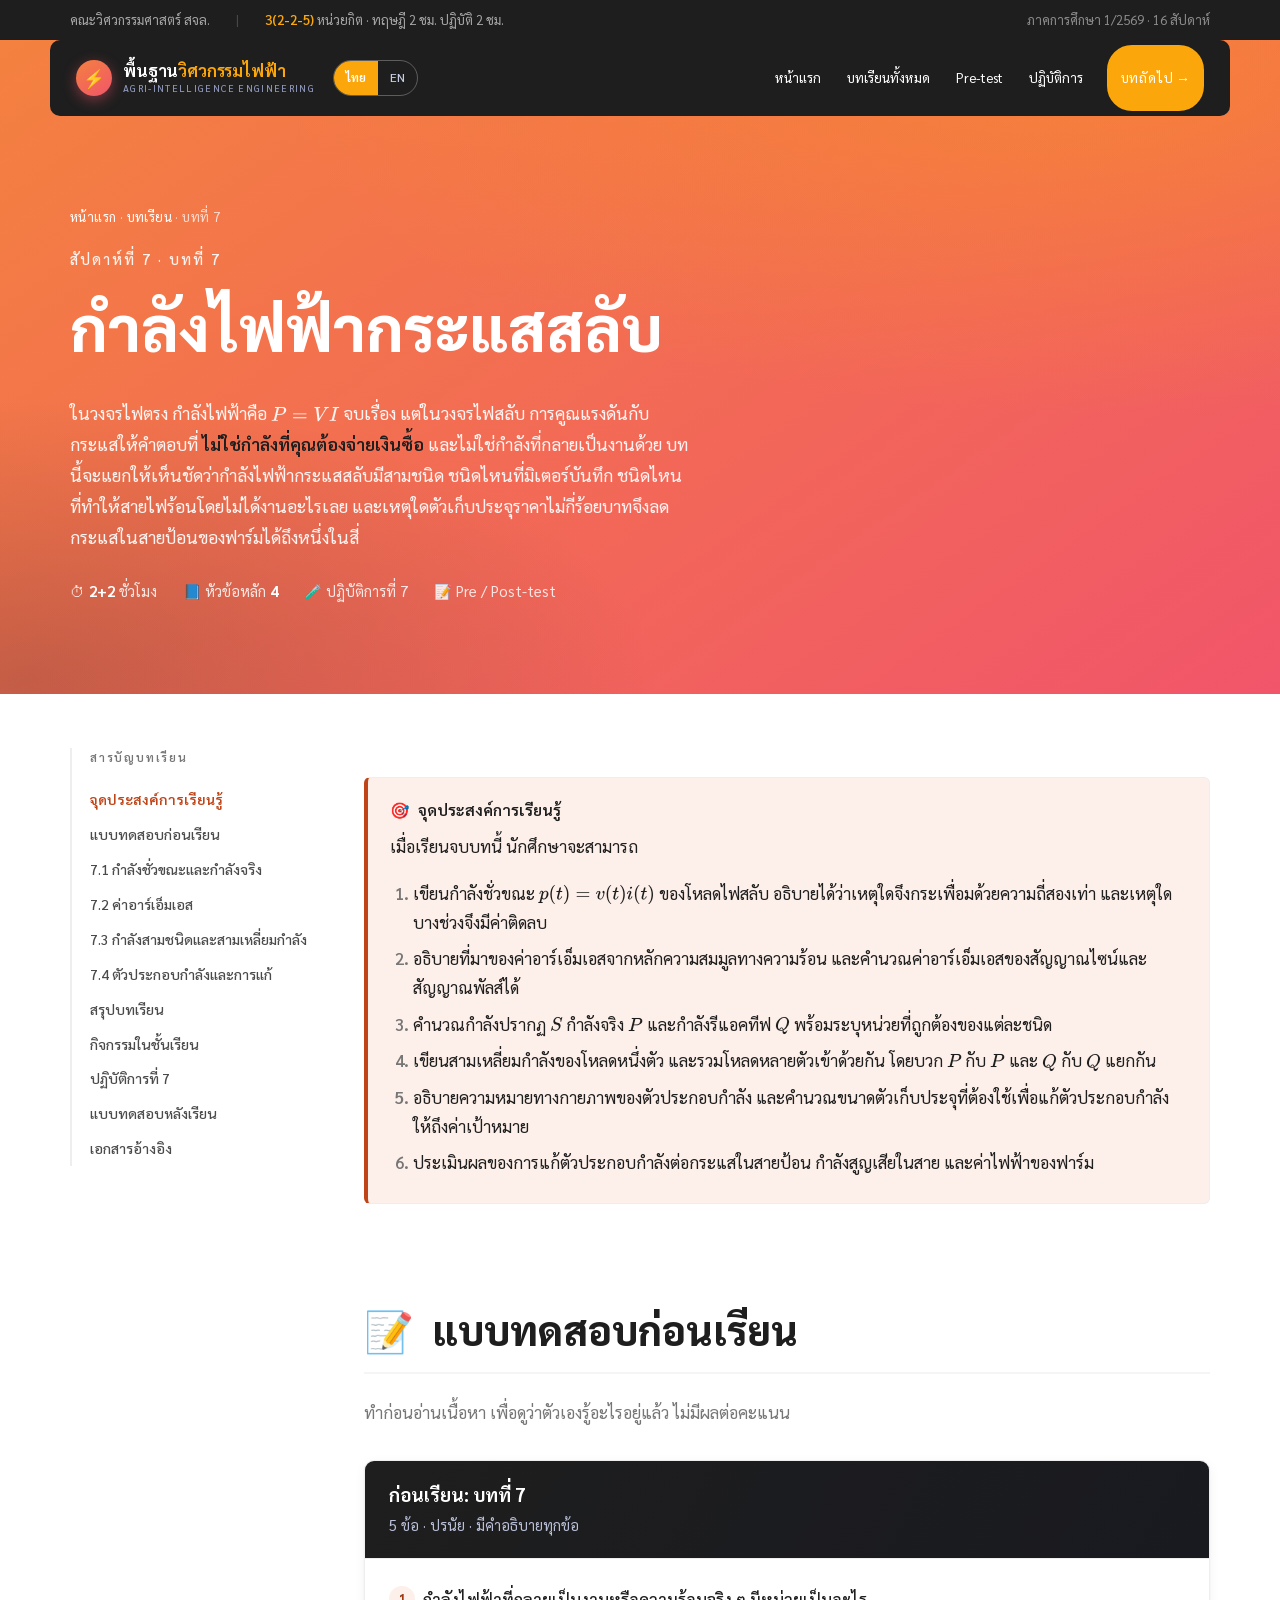
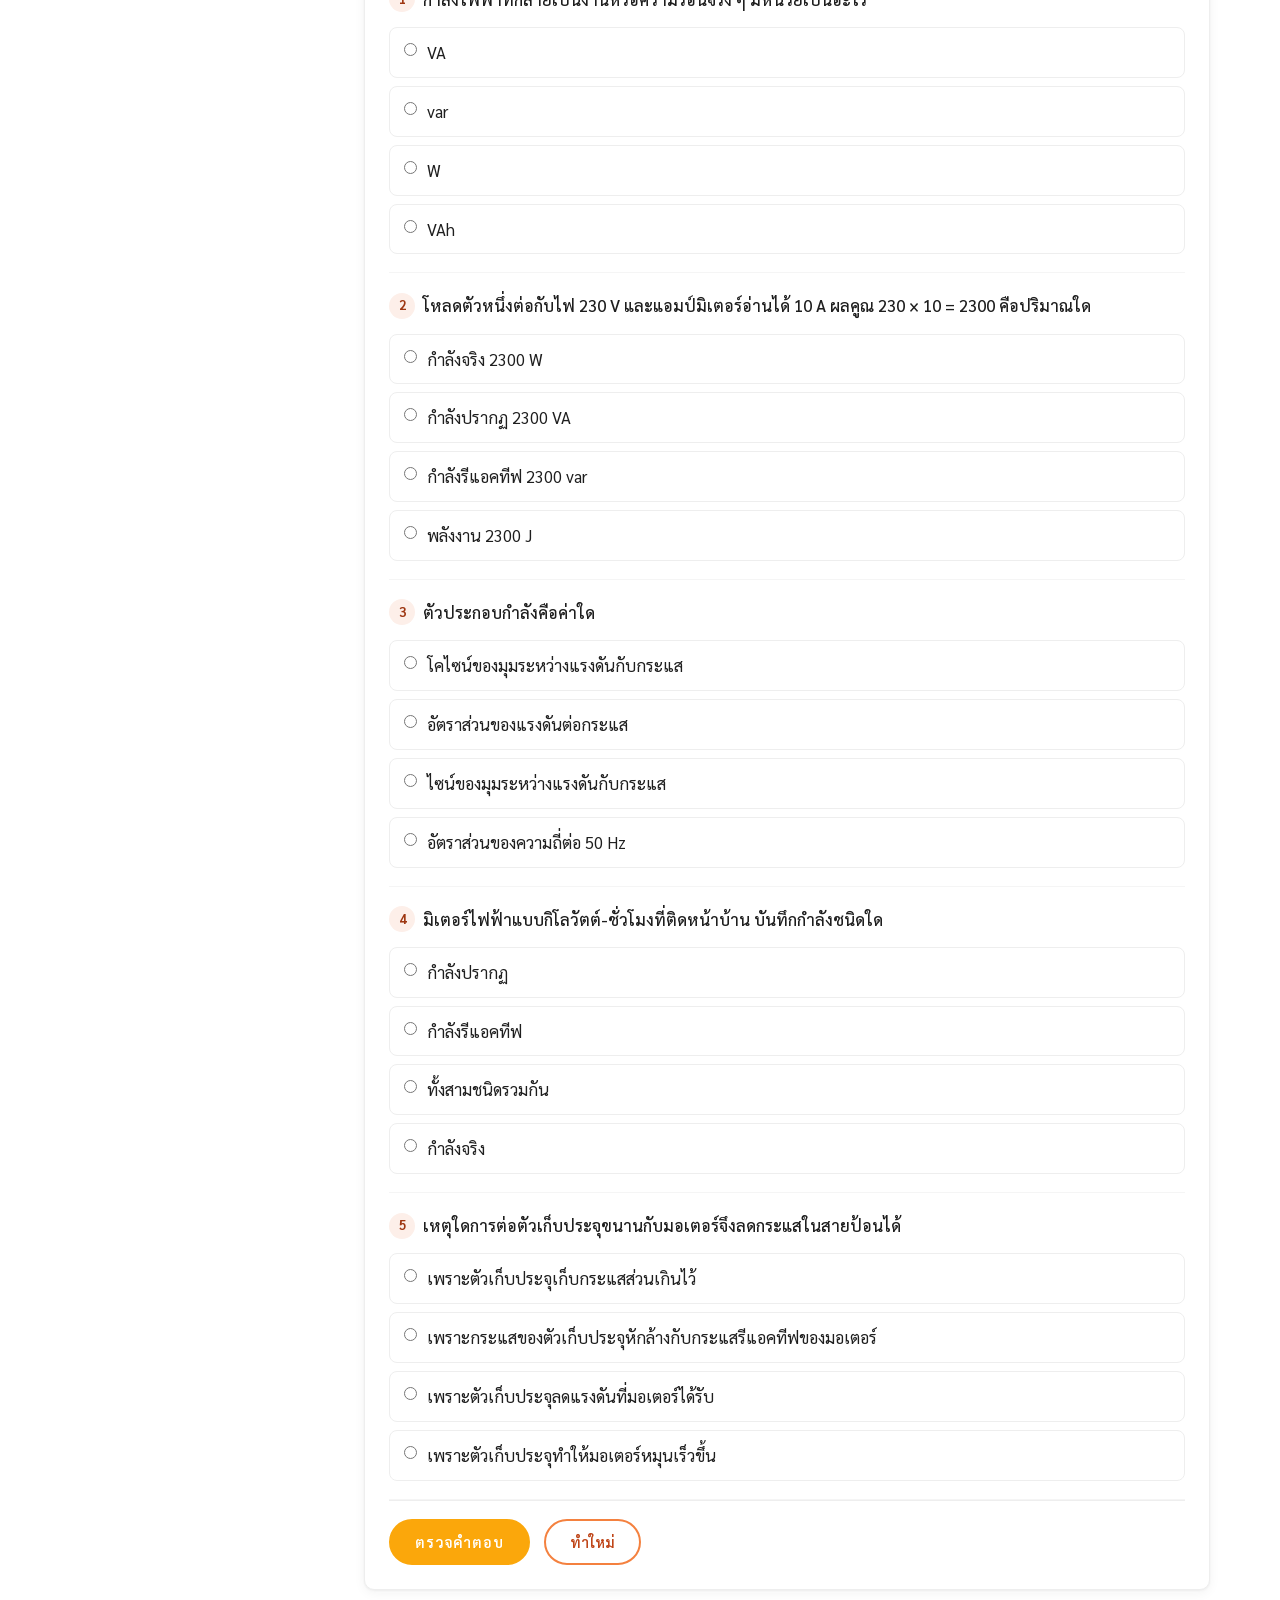
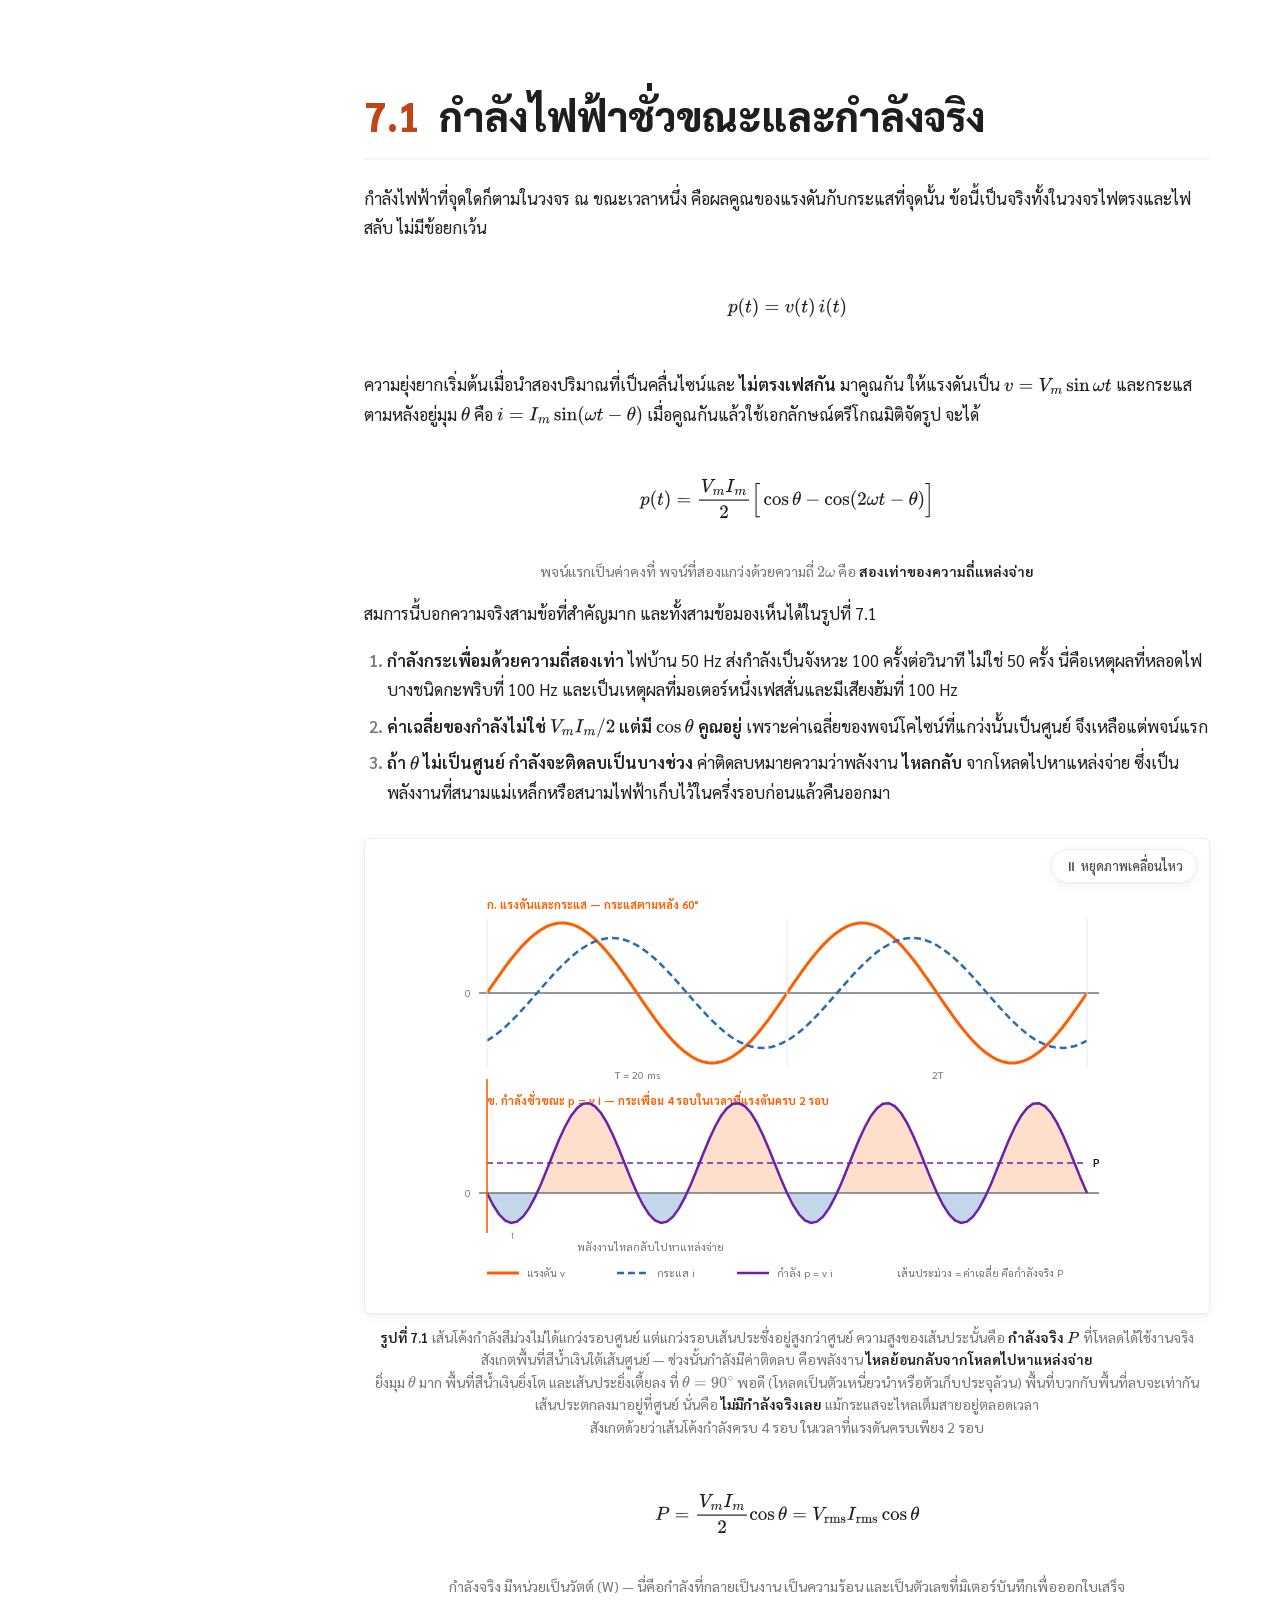
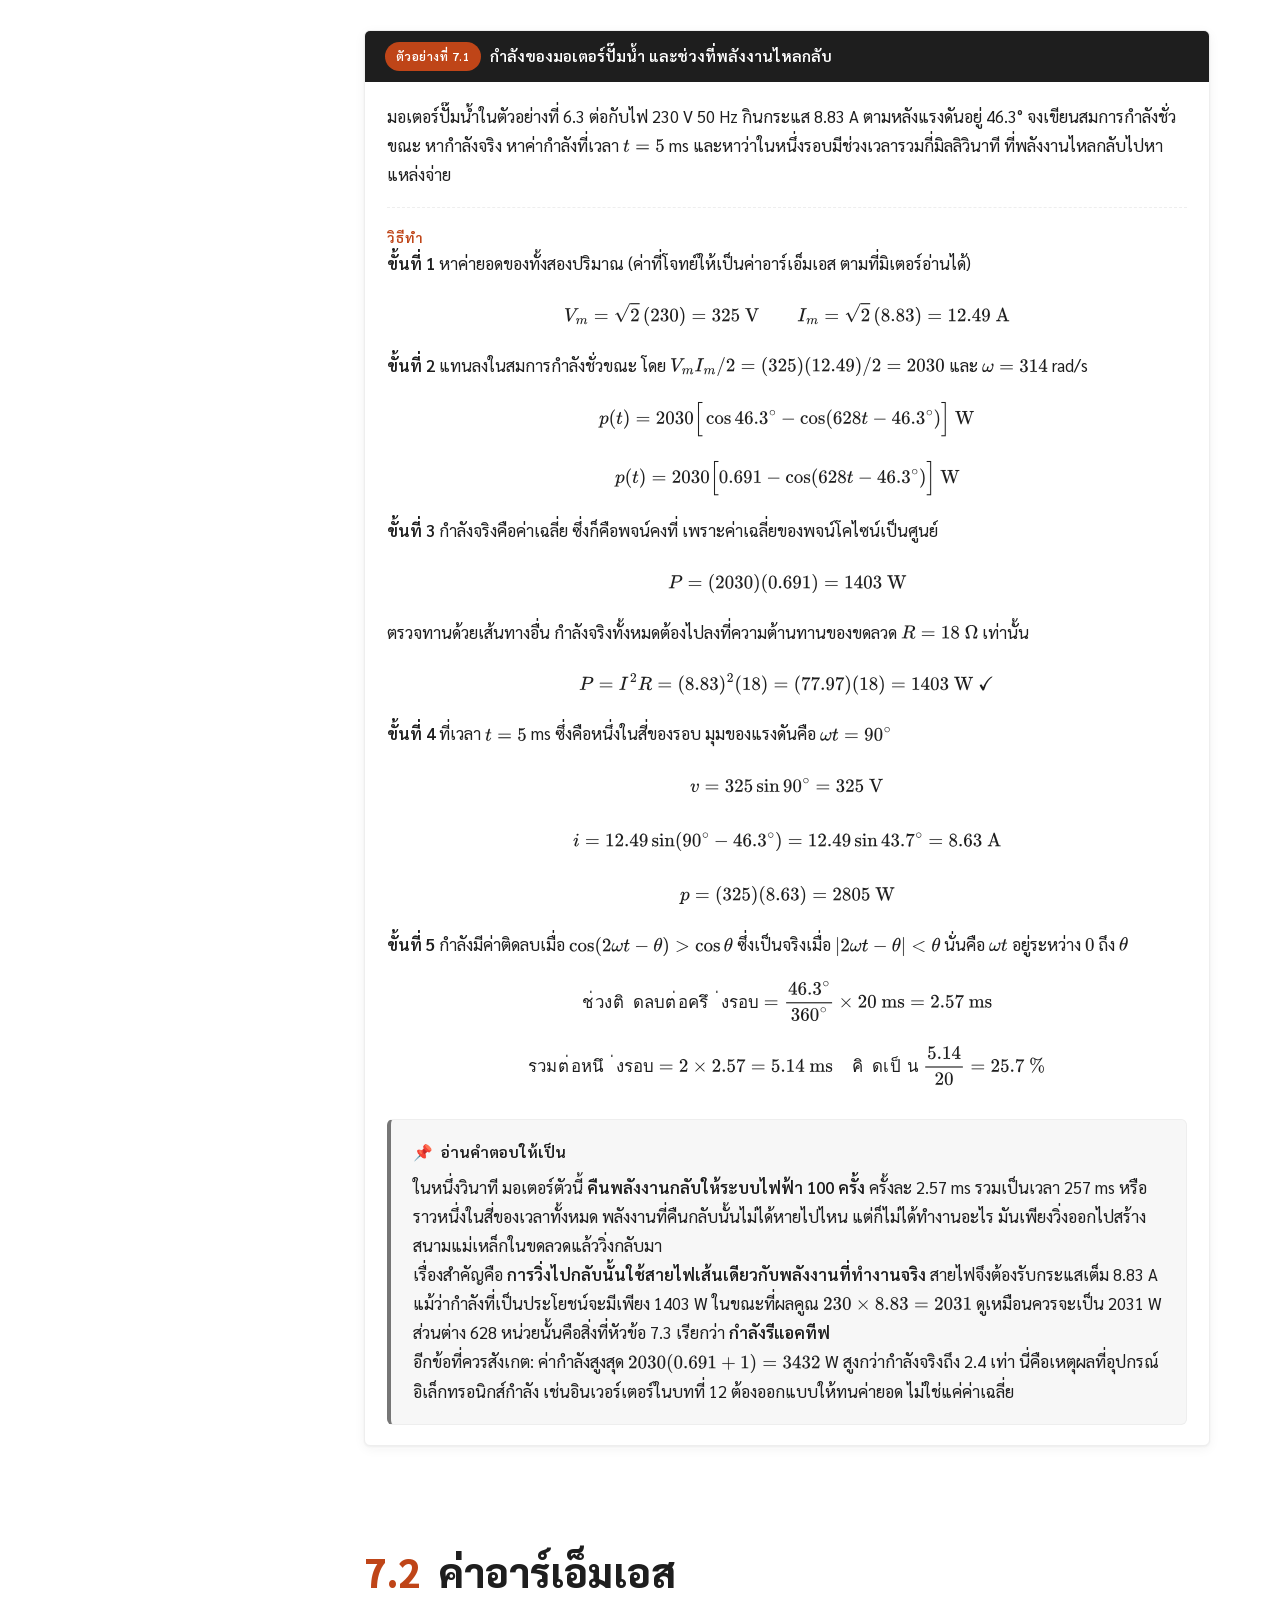
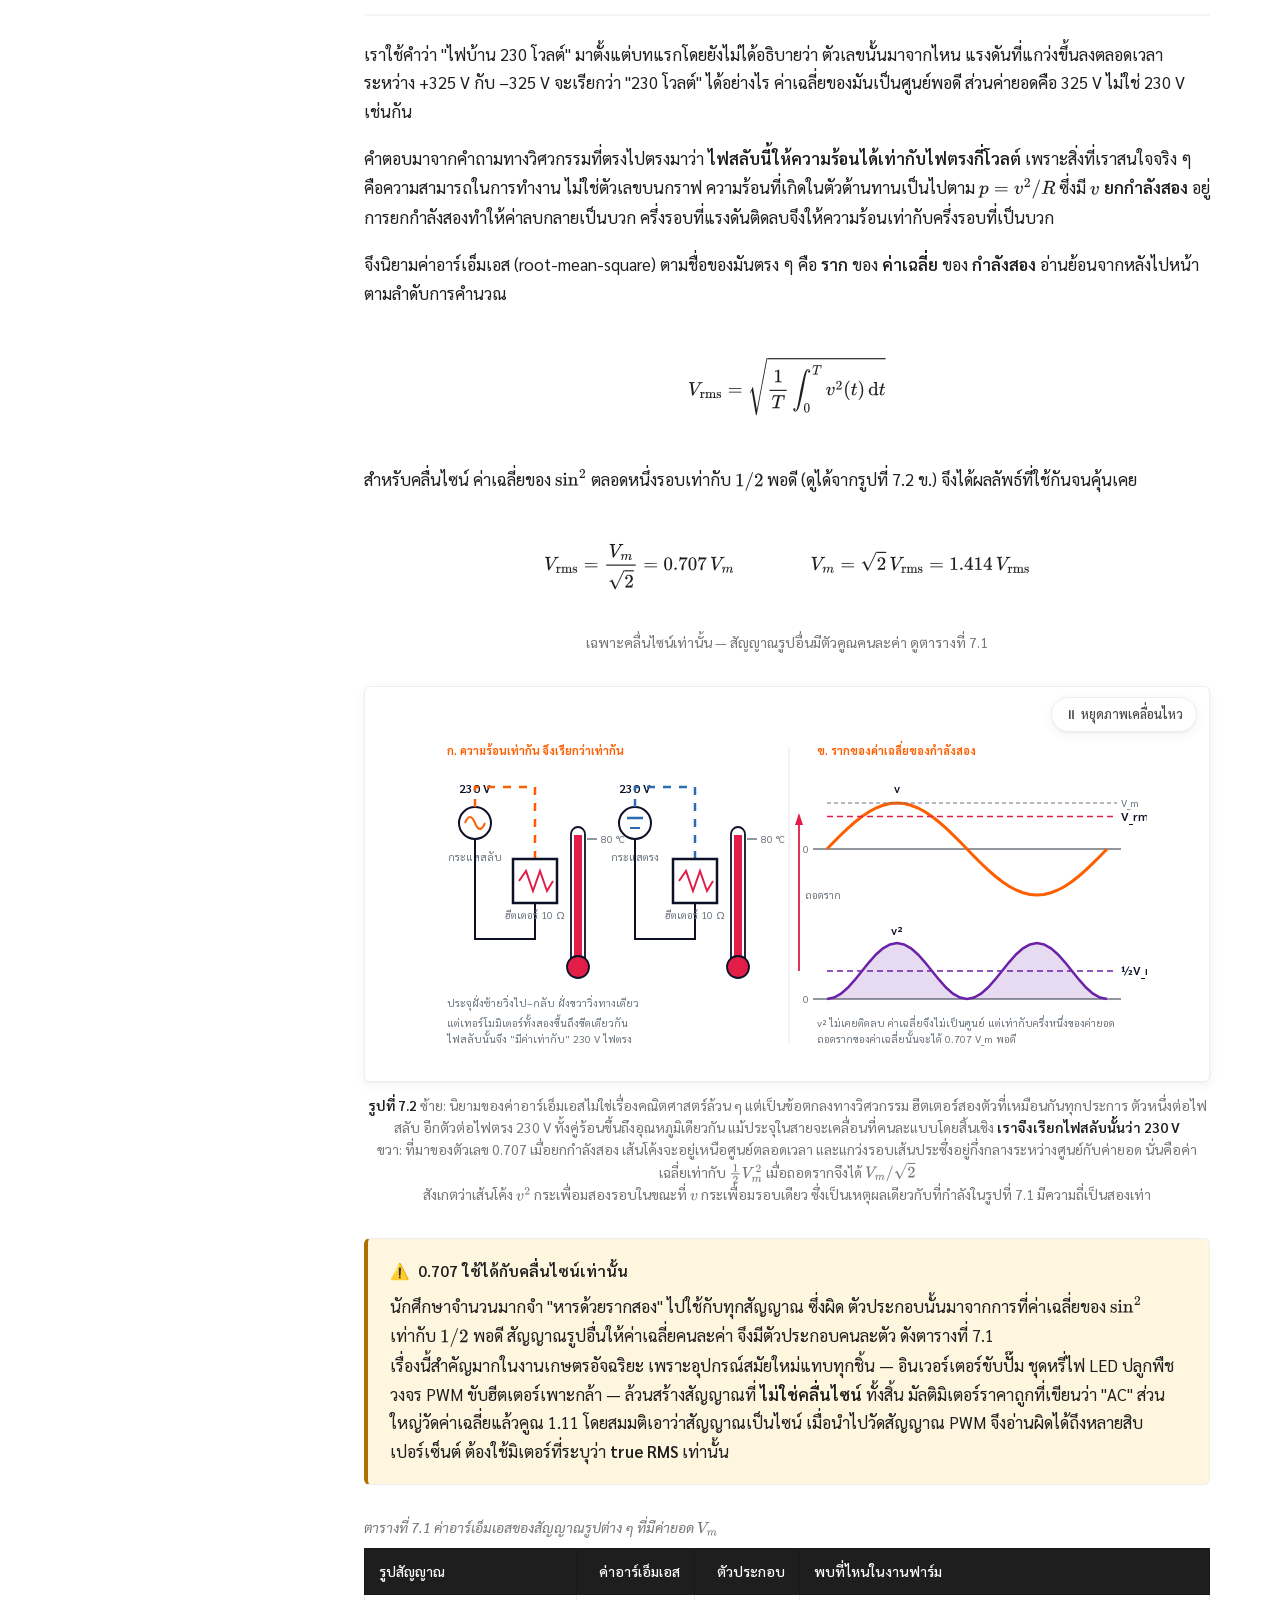
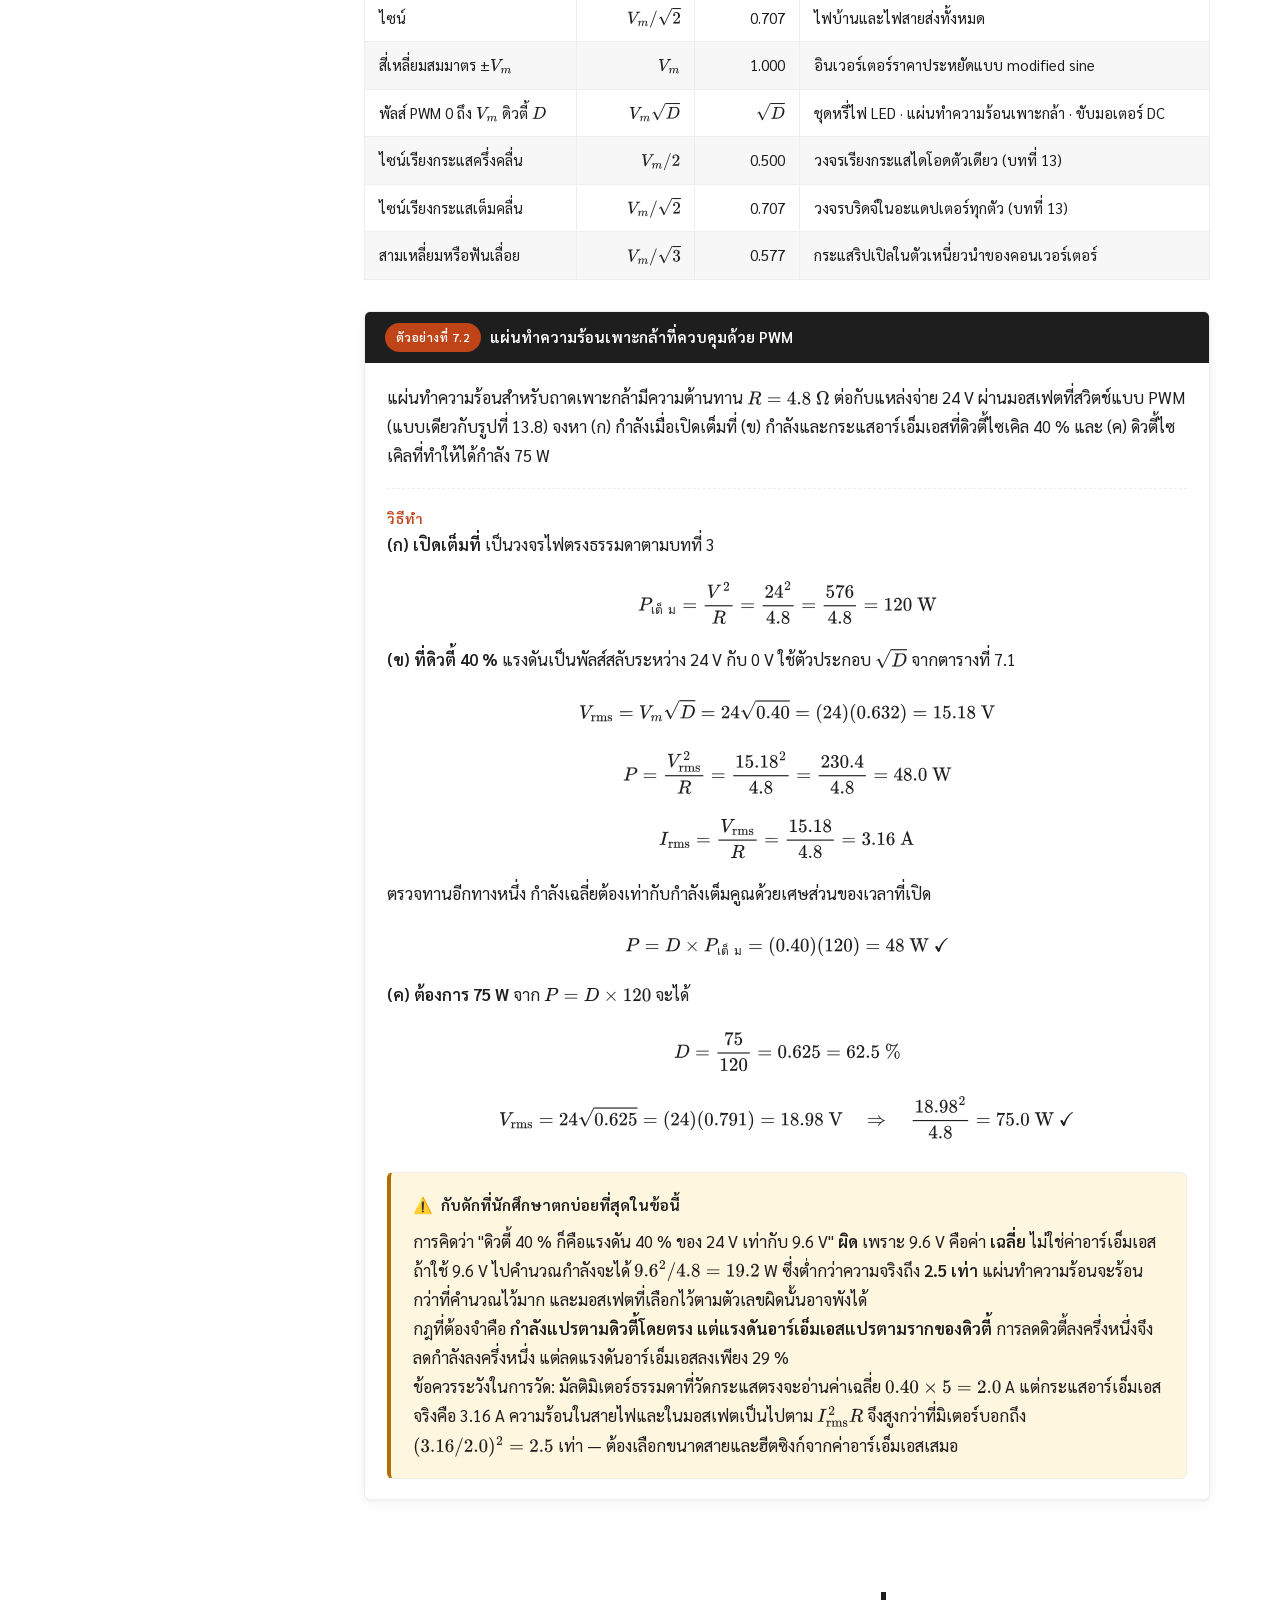
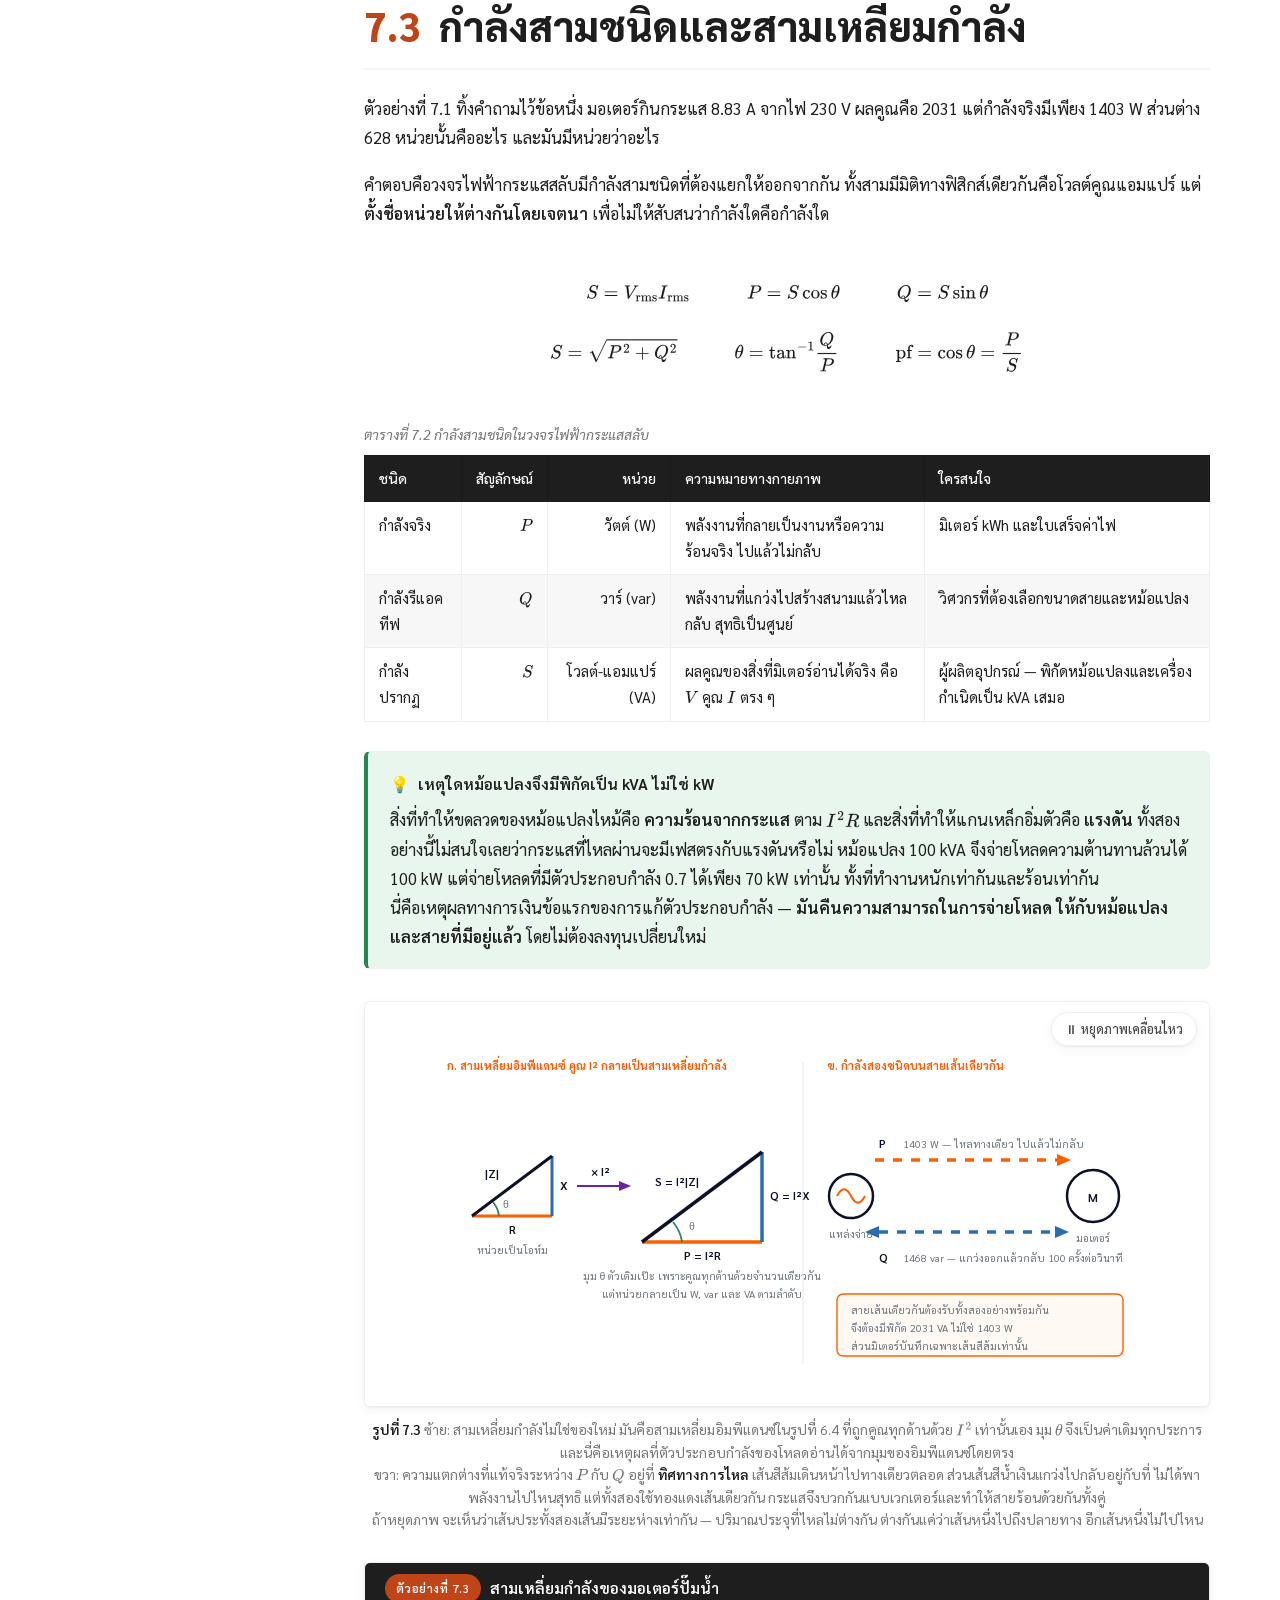
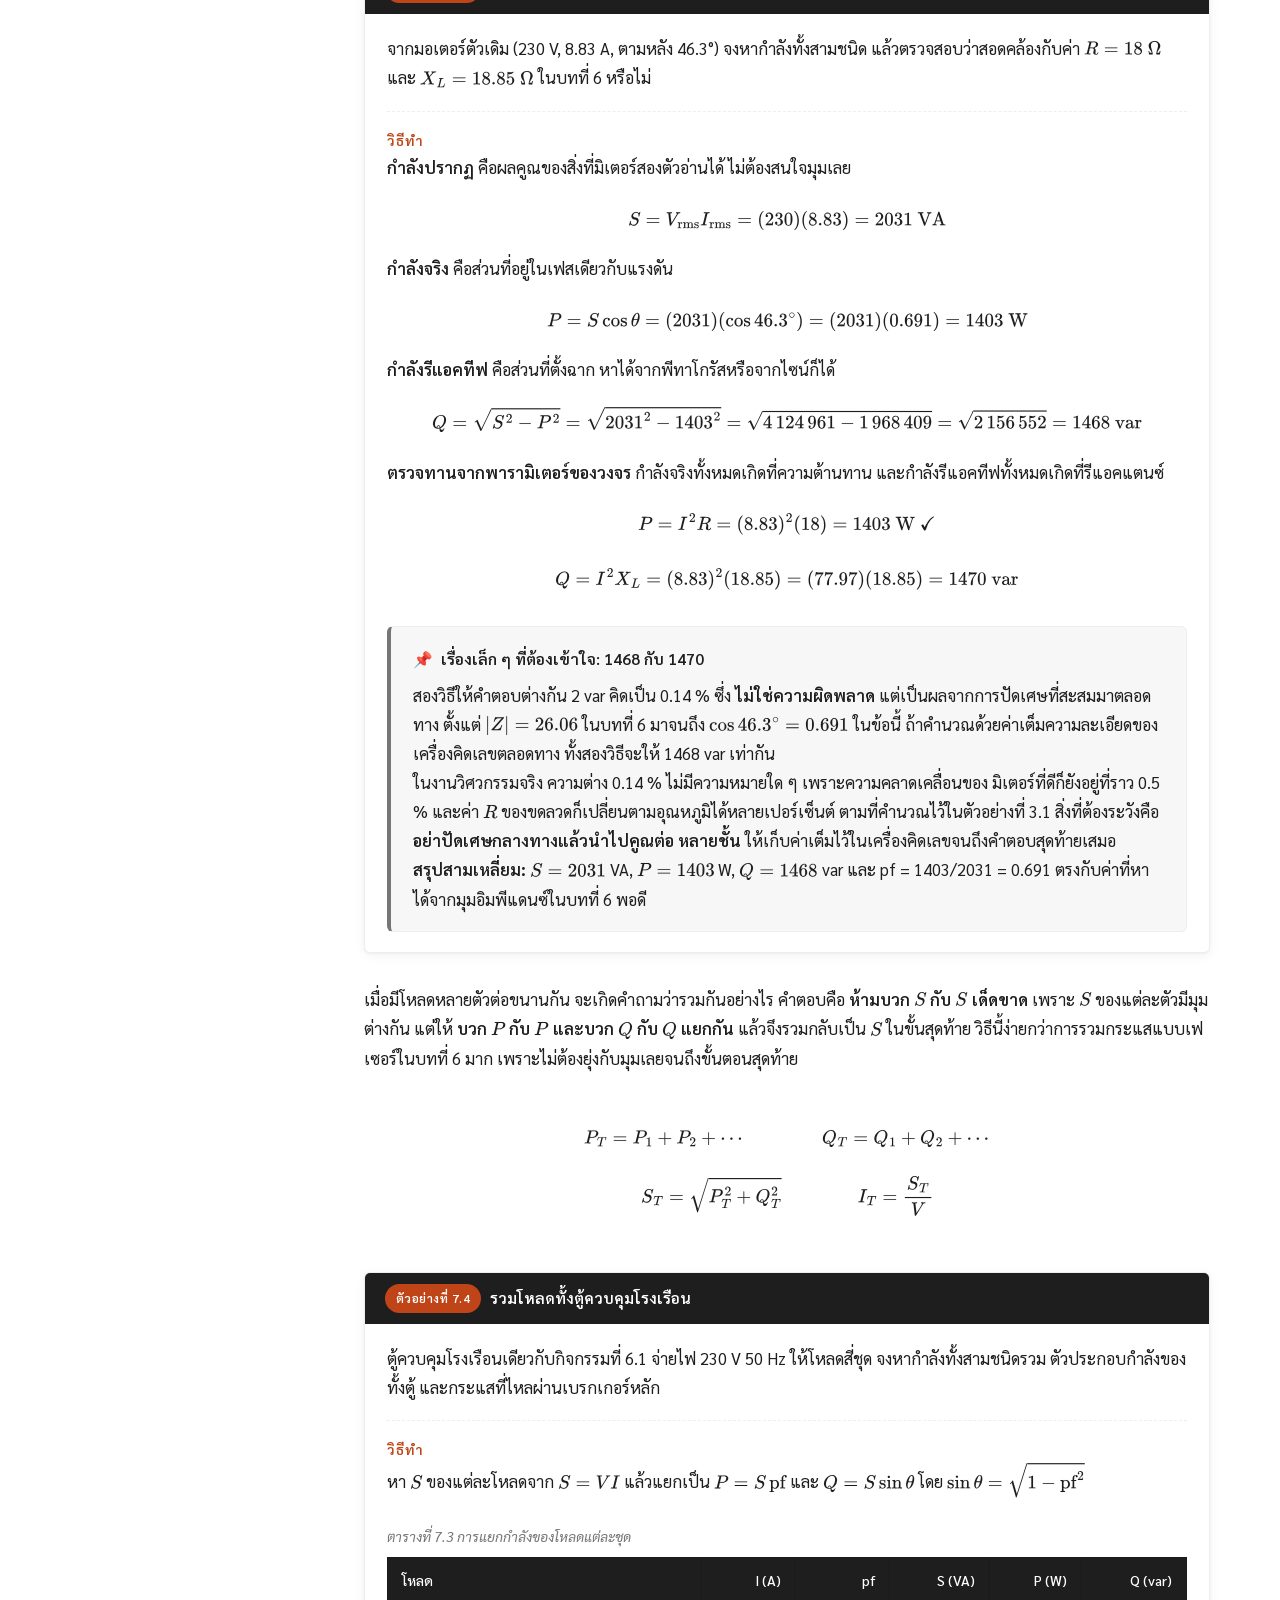
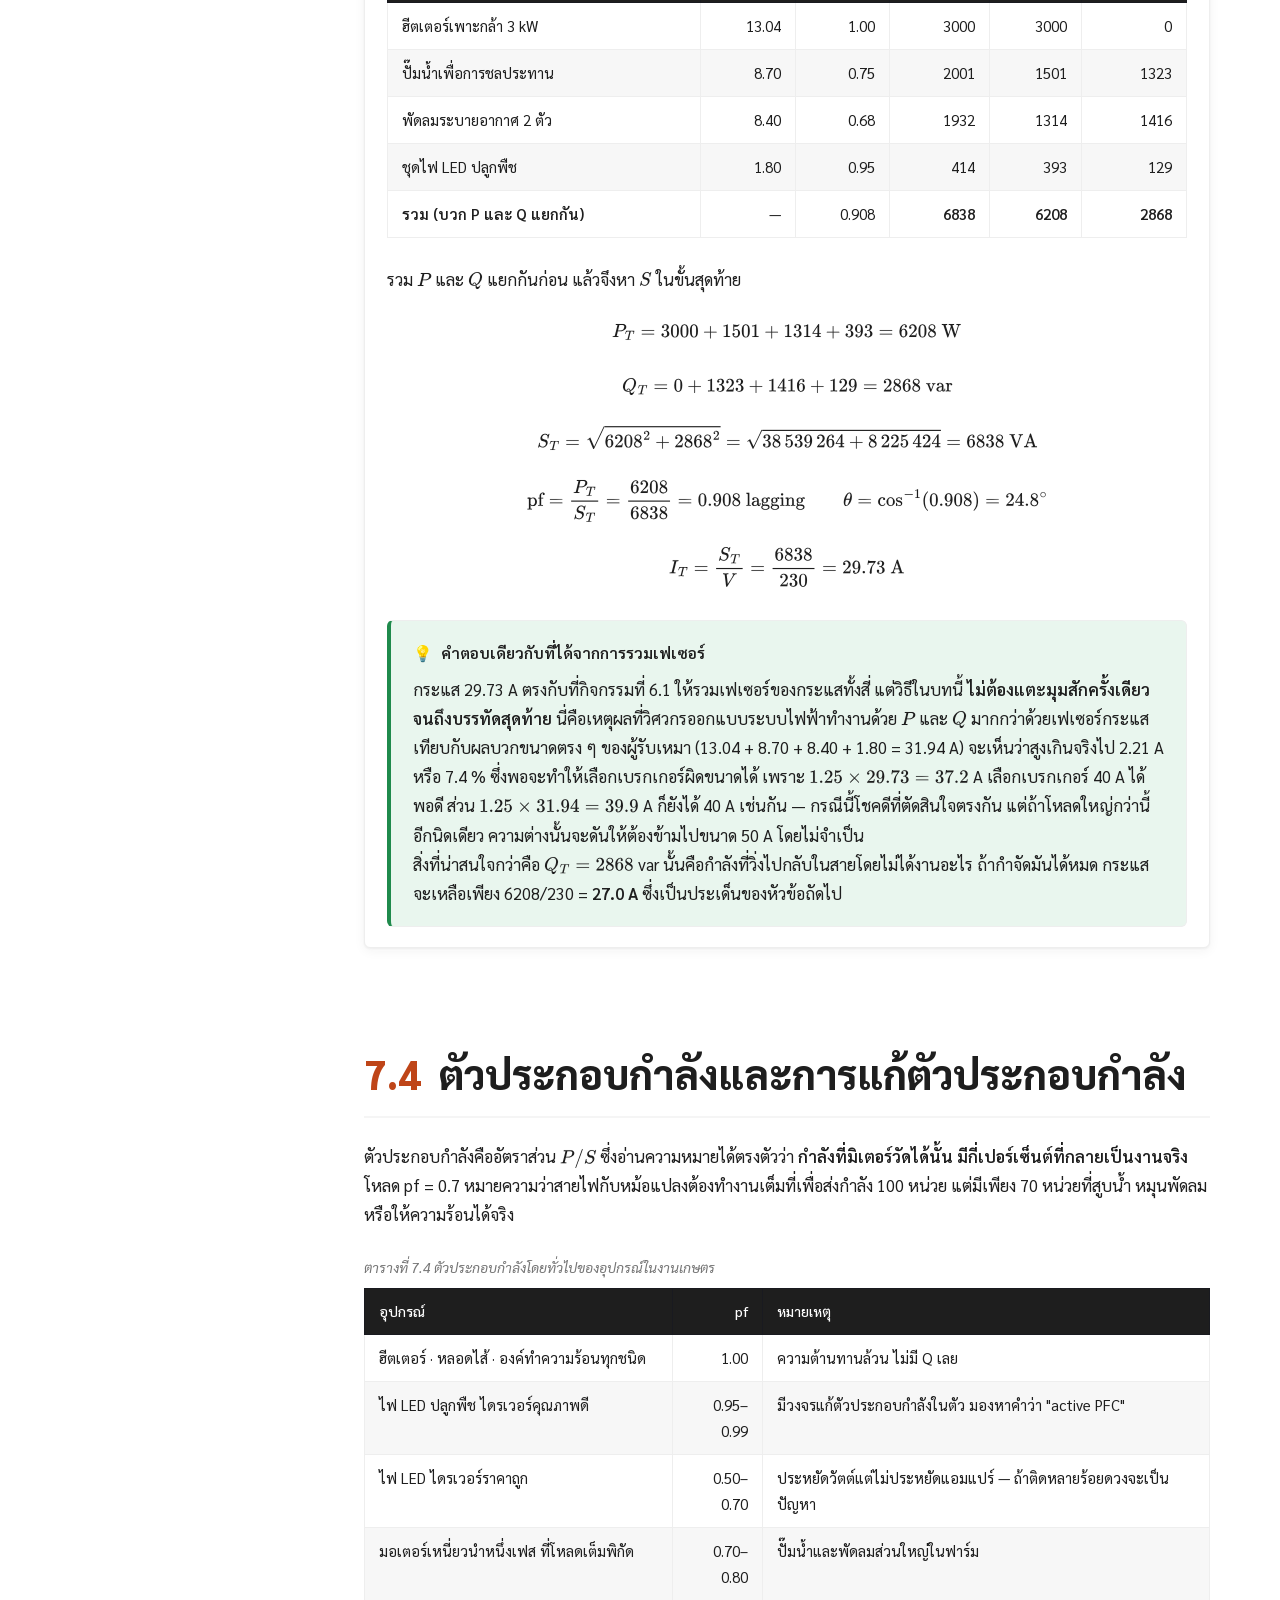
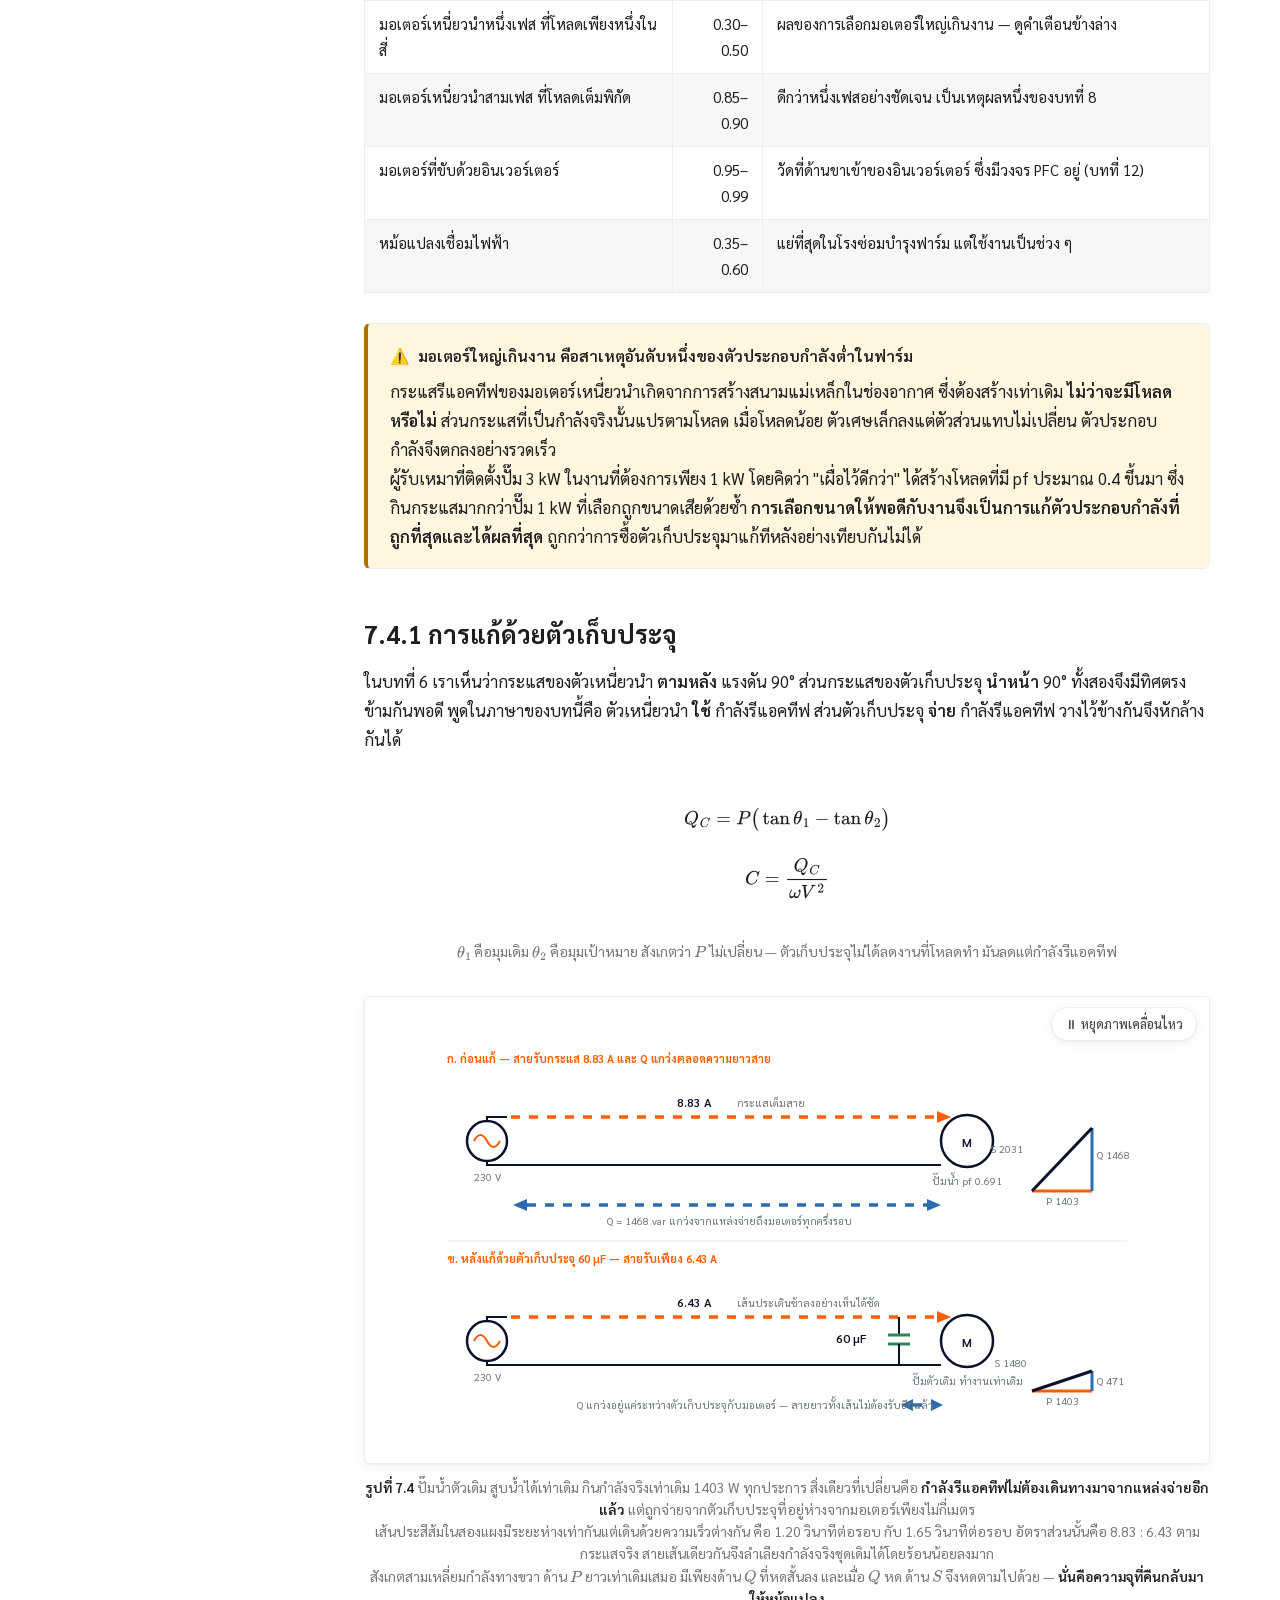
<file: chapters/ch07.html>
<!DOCTYPE html>
<html lang="th">
<head>
<meta charset="UTF-8">
<meta name="viewport" content="width=device-width, initial-scale=1, viewport-fit=cover">
<title>บทที่ 7 กำลังไฟฟ้ากระแสสลับ | Fundamental of Electrical Engineering</title>
<meta name="description" content="Chapter 7 — Instantaneous and real power, rms values, apparent and reactive power, the power triangle, and power-factor correction.">
<meta name="author" content="Jedsada Saijai">
<link rel="preconnect" href="https://fonts.googleapis.com">
<link rel="preconnect" href="https://fonts.gstatic.com" crossorigin>
<link href="https://fonts.googleapis.com/css2?family=Poppins:wght@400;500;600;700;800&family=Sarabun:wght@400;500;600;700&display=swap" rel="stylesheet">
<link rel="stylesheet" href="../assets/css/style.css">
<link rel="icon" href="data:image/svg+xml,<svg xmlns='http://www.w3.org/2000/svg' viewBox='0 0 100 100'><text y='.9em' font-size='90'>⚡</text></svg>">
<script>
  try {
    var l = localStorage.getItem('fee.lang');
    if (l === 'en' || l === 'th') document.documentElement.setAttribute('lang', l);
  } catch (e) {}
</script>
<script src="../assets/js/mathjax-config.js"></script>
<script defer src="../assets/vendor/mathjax/tex-svg.js"></script>
<style>
  .sys-fig text { font-family: var(--font-sans); }
  .sys-fig .lbl { font-size: 12px; font-weight: 600; fill: #0d1128; }
  .sys-fig .sub { font-size: 10.5px; fill: #6c757d; }
  .sys-fig .cap { font-size: 11px; font-weight: 700; fill: #fd5f00; }
  .sys-fig .wire { stroke: #0d1128; stroke-width: 2; fill: none; }
  .sys-fig .sym  { stroke: #0d1128; stroke-width: 2; fill: #fff; }
  .sys-fig .axis { stroke: #6c757d; stroke-width: 1.5; }
  .sys-fig .node { fill: #fd5f00; }
  .sys-fig .vwave { stroke: #fd5f00; stroke-width: 3; fill: none; }
  .sys-fig .iwave { stroke: #2b6cb0; stroke-width: 2.5; fill: none; stroke-dasharray: 7 4; }
  .sys-fig .pwave { stroke: #6b21a8; stroke-width: 2.5; fill: none; }
  .sys-fig .pfill-in  { fill: rgba(253,95,0,.20); stroke: none; }
  .sys-fig .pfill-out { fill: rgba(43,108,176,.28); stroke: none; }
  .sys-fig .meanline  { stroke: #6b21a8; stroke-width: 1.6; stroke-dasharray: 6 4; }

  /* --- Fig 7.1 : the shading of p = v·i is painted in as a cursor sweeps
         across, so you can watch the shaded area go negative and come
         back. The three curves themselves are always drawn in full, so
         the figure reads correctly the moment it is paused. ----------- */
  @keyframes pw-sweep  { from { transform: scaleX(0); }      to { transform: scaleX(1); } }
  @keyframes pw-cursor { from { transform: translateX(0); }   to { transform: translateX(600px); } }
  .pw-fig .sweep  { transform-box: view-box; transform-origin: 60px 0;
                    animation: pw-sweep  5s linear infinite; }
  .pw-fig .cursor { transform-box: view-box; animation: pw-cursor 5s linear infinite; }

  /* --- Fig 7.2 : two identical heaters, one on AC and one on DC, warming
         to the very same temperature. The DC charge marches one way; the
         AC charge sloshes to and fro yet heats just as hard, which is the
         whole idea behind the rms value. --------------------------- */
  @keyframes rms-march { to      { stroke-dashoffset: -32; } }
  @keyframes rms-slosh { 0%,100% { stroke-dashoffset: 0; } 50% { stroke-dashoffset: -16; } }
  @keyframes rms-heat  { 0%      { transform: scaleY(.05); } 55%,100% { transform: scaleY(1); } }
  .rms-fig .dcflow { animation: rms-march 1.2s linear infinite; }
  .rms-fig .acosc  { animation: rms-slosh 1.2s ease-in-out infinite; }
  .rms-fig .merc   { transform-box: view-box; animation: rms-heat 4.2s ease-out infinite; }
  .rms-fig .m-ac   { transform-origin: 151px 232px; }
  .rms-fig .m-dc   { transform-origin: 311px 232px; }

  /* --- Fig 7.3 : real power leaves the source and never comes back;
         reactive power swings out and in twice per cycle, carrying no
         net energy but filling the cable all the same. -------------- */
  @keyframes pq-march { to      { stroke-dashoffset: -36; } }
  @keyframes pq-slosh { 0%,100% { stroke-dashoffset: 0; } 50% { stroke-dashoffset: -18; } }
  .pq-fig .pflow { animation: pq-march 1.1s linear infinite; }
  .pq-fig .qosc  { animation: pq-slosh 1.6s ease-in-out infinite; }

  /* --- Fig 7.4 : the same motor before and after correction. Both feeders
         carry dashes of identical spacing but different timing — 1.20 s
         against 1.65 s, the true ratio 8.83 A : 6.42 A — so the corrected
         cable visibly carries less. Reactive power still swings, but only
         around the short loop between the capacitor and the motor. --- */
  @keyframes pfc-march { to { stroke-dashoffset: -36; } }
  .pfc-fig .c-before { animation: pfc-march 1.20s linear infinite; }
  .pfc-fig .c-after  { animation: pfc-march 1.65s linear infinite; }
  .pfc-fig .qswing   { animation: pq-slosh  1.60s ease-in-out infinite; }
</style>
</head>
<body data-chapter="ch07">

<!-- ============================================================ TOP BAR -->
<div class="topbar">
  <div class="topbar-inner">
    <span><span class="th">คณะวิศวกรรมศาสตร์ สจล.</span><span class="en">School of Engineering, KMITL</span></span>
    <span class="sep">|</span>
    <span><b>3(2-2-5)</b>&nbsp;<span class="th">หน่วยกิต · ทฤษฎี 2 ชม. ปฏิบัติ 2 ชม.</span><span class="en">credits · 2 h lecture, 2 h lab</span></span>
    <span class="right"><span class="th">ภาคการศึกษา 1/2569 · 16 สัปดาห์</span><span class="en">Semester 1/2026 · 16 weeks</span></span>
  </div>
</div>

<!-- ======================================================== NAVIGATION -->
<nav class="nav">
  <div class="nav-inner">
    <a class="brand" href="../index.html">
      <span class="brand-mark">⚡</span>
      <span class="brand-text"><span class="th">พื้นฐาน<span class="hi">วิศวกรรมไฟฟ้า</span></span><span class="en">Fundamental of <span class="hi">Electrical Engineering</span></span><small>Agri-Intelligence Engineering</small></span>
    </a>
    <div class="lang-switch" role="group" aria-label="Language">
      <button type="button" data-lang="th" aria-pressed="true">ไทย</button>
      <button type="button" data-lang="en" aria-pressed="false">EN</button>
    </div>
    <button class="nav-toggle" type="button" aria-expanded="false" aria-controls="nav-links" aria-label="Menu">☰</button>
    <ul class="nav-links" id="nav-links">
      <li><a href="../index.html"><span class="th">หน้าแรก</span><span class="en">Home</span></a></li>
      <li><a href="../index.html#chapters"><span class="th">บทเรียนทั้งหมด</span><span class="en">All chapters</span></a></li>
      <li><a href="#pretest"><span class="th">Pre-test</span><span class="en">Pre-test</span></a></li>
      <li><a href="#lab"><span class="th">ปฏิบัติการ</span><span class="en">Laboratory</span></a></li>
      <li><a href="ch08.html" class="btn btn-primary btn-sm" style="color:#fff">
        <span class="th">บทถัดไป</span><span class="en">Next</span> →</a></li>
    </ul>
  </div>
</nav>

<!-- =============================================================== HERO -->
<header class="hero">
  <div class="container">
    <div class="breadcrumb">
      <a href="../index.html"><span class="th">หน้าแรก</span><span class="en">Home</span></a> ·
      <a href="../index.html#chapters"><span class="th">บทเรียน</span><span class="en">Chapters</span></a> ·
      <span class="th">บทที่ 7</span><span class="en">Chapter 7</span>
    </div>
    <span class="eyebrow"><span class="th">สัปดาห์ที่ 7 · บทที่ 7</span><span class="en">Week 7 · Chapter 7</span></span>
    <h1><span class="th">กำลังไฟฟ้ากระแสสลับ</span>
        <span class="en">Alternating-Current Power</span></h1>
    <p class="lead">
      <span class="th">ในวงจรไฟตรง กำลังไฟฟ้าคือ \(P = VI\) จบเรื่อง แต่ในวงจรไฟสลับ
        การคูณแรงดันกับกระแสให้คำตอบที่ <b>ไม่ใช่กำลังที่คุณต้องจ่ายเงินซื้อ</b>
        และไม่ใช่กำลังที่กลายเป็นงานด้วย บทนี้จะแยกให้เห็นชัดว่ากำลังไฟฟ้ากระแสสลับมีสามชนิด
        ชนิดไหนที่มิเตอร์บันทึก ชนิดไหนที่ทำให้สายไฟร้อนโดยไม่ได้งานอะไรเลย
        และเหตุใดตัวเก็บประจุราคาไม่กี่ร้อยบาทจึงลดกระแสในสายป้อนของฟาร์มได้ถึงหนึ่งในสี่</span>
      <span class="en">In a DC circuit, power is \(P = VI\) and there is nothing more to say. In an AC
        circuit, multiplying voltage by current gives a number that is <b>neither what you are billed for
        nor what does the work</b>. This chapter separates the three kinds of AC power: which one the meter
        records, which one heats your cables for no return, and why a capacitor costing a few hundred baht
        can cut a farm feeder's current by a quarter.</span>
    </p>
    <div class="hero-meta">
      <span>⏱ <strong>2+2</strong> <span class="th">ชั่วโมง</span><span class="en">hours</span></span>
      <span>📘 <span class="th">หัวข้อหลัก</span><span class="en">Main topics</span> <strong>4</strong></span>
      <span>🧪 <span class="th">ปฏิบัติการที่ 7</span><span class="en">Laboratory 7</span></span>
      <span>📝 <span class="th">Pre / Post-test</span><span class="en">Pre / post-test</span></span>
    </div>
  </div>
</header>

<div class="container">
<div class="chapter-layout">

  <!-- ============================================================= TOC -->
  <aside class="toc">
    <div class="toc-title"><span class="th">สารบัญบทเรียน</span><span class="en">On this page</span></div>
    <ul>
      <li><a href="#objectives"><span class="th">จุดประสงค์การเรียนรู้</span><span class="en">Objectives</span></a></li>
      <li><a href="#pretest"><span class="th">แบบทดสอบก่อนเรียน</span><span class="en">Pre-test</span></a></li>
      <li><a href="#s1"><span class="th">7.1 กำลังชั่วขณะและกำลังจริง</span><span class="en">7.1 Instantaneous and real power</span></a></li>
      <li><a href="#s2"><span class="th">7.2 ค่าอาร์เอ็มเอส</span><span class="en">7.2 The rms value</span></a></li>
      <li><a href="#s3"><span class="th">7.3 กำลังสามชนิดและสามเหลี่ยมกำลัง</span><span class="en">7.3 Three powers, one triangle</span></a></li>
      <li><a href="#s4"><span class="th">7.4 ตัวประกอบกำลังและการแก้</span><span class="en">7.4 Power factor and its correction</span></a></li>
      <li><a href="#summary"><span class="th">สรุปบทเรียน</span><span class="en">Summary</span></a></li>
      <li><a href="#activity"><span class="th">กิจกรรมในชั้นเรียน</span><span class="en">Class activity</span></a></li>
      <li><a href="#lab"><span class="th">ปฏิบัติการที่ 7</span><span class="en">Laboratory 7</span></a></li>
      <li><a href="#posttest"><span class="th">แบบทดสอบหลังเรียน</span><span class="en">Post-test</span></a></li>
      <li><a href="#refs"><span class="th">เอกสารอ้างอิง</span><span class="en">References</span></a></li>
    </ul>
  </aside>

  <!-- ==================================================== CHAPTER BODY -->
  <main class="chapter-body">

    <!-- ---------------------------------------------------- Objectives -->
    <section id="objectives">
      <div class="callout callout-objective">
        <div class="callout-title">🎯 <span class="th">จุดประสงค์การเรียนรู้</span>
          <span class="en">Learning objectives</span></div>
        <p><span class="th">เมื่อเรียนจบบทนี้ นักศึกษาจะสามารถ</span>
           <span class="en">After this chapter you will be able to:</span></p>
        <ol>
          <li><span class="th">เขียนกำลังชั่วขณะ \(p(t) = v(t)i(t)\) ของโหลดไฟสลับ
            อธิบายได้ว่าเหตุใดจึงกระเพื่อมด้วยความถี่สองเท่า และเหตุใดบางช่วงจึงมีค่าติดลบ</span>
            <span class="en">write the instantaneous power \(p(t) = v(t)i(t)\) of an AC load, and explain why
            it pulsates at twice the supply frequency and why part of it is negative;</span></li>
          <li><span class="th">อธิบายที่มาของค่าอาร์เอ็มเอสจากหลักความสมมูลทางความร้อน
            และคำนวณค่าอาร์เอ็มเอสของสัญญาณไซน์และสัญญาณพัลส์ได้</span>
            <span class="en">explain where the rms value comes from, on the principle of equal heating, and
            compute it for both sinusoidal and pulsed waveforms;</span></li>
          <li><span class="th">คำนวณกำลังปรากฏ \(S\) กำลังจริง \(P\) และกำลังรีแอคทีฟ \(Q\)
            พร้อมระบุหน่วยที่ถูกต้องของแต่ละชนิด</span>
            <span class="en">compute apparent power \(S\), real power \(P\) and reactive power \(Q\), and give
            the correct unit for each;</span></li>
          <li><span class="th">เขียนสามเหลี่ยมกำลังของโหลดหนึ่งตัว และรวมโหลดหลายตัวเข้าด้วยกัน
            โดยบวก \(P\) กับ \(P\) และ \(Q\) กับ \(Q\) แยกกัน</span>
            <span class="en">draw the power triangle of a single load, and combine several loads by adding
            \(P\) to \(P\) and \(Q\) to \(Q\) separately;</span></li>
          <li><span class="th">อธิบายความหมายทางกายภาพของตัวประกอบกำลัง
            และคำนวณขนาดตัวเก็บประจุที่ต้องใช้เพื่อแก้ตัวประกอบกำลังให้ถึงค่าเป้าหมาย</span>
            <span class="en">explain what power factor physically means, and size the capacitor needed to
            correct it to a target value;</span></li>
          <li><span class="th">ประเมินผลของการแก้ตัวประกอบกำลังต่อกระแสในสายป้อน กำลังสูญเสียในสาย
            และค่าไฟฟ้าของฟาร์ม</span>
            <span class="en">assess what correction does to feeder current, cable losses and a farm's
            electricity bill.</span></li>
        </ol>
      </div>
    </section>

    <!-- ------------------------------------------------------ Pre-test -->
    <section id="pretest">
      <h2><span class="num">📝</span><span class="th">แบบทดสอบก่อนเรียน</span>
          <span class="en">Pre-test</span></h2>
      <p class="muted"><span class="th">ทำก่อนอ่านเนื้อหา เพื่อดูว่าตัวเองรู้อะไรอยู่แล้ว ไม่มีผลต่อคะแนน</span>
        <span class="en">Take this before reading, to see what you already know; it does not count towards
        your mark.</span></p>

      <section class="quiz" id="pretest-q" data-quiz="pre" data-chapter="ch07">
        <div class="quiz-head">
          <h3><span class="th">ก่อนเรียน: บทที่ 7</span><span class="en">Pre-test: Chapter 7</span></h3>
          <p><span class="th">5 ข้อ · ปรนัย · มีคำอธิบายทุกข้อ</span>
             <span class="en">5 multiple-choice questions · every answer explained</span></p>
        </div>
        <div class="quiz-body">

          <div class="q" data-answer="c"
               data-explain-th="กำลังจริงมีหน่วยวัตต์ (W) กำลังปรากฏมีหน่วยโวลต์-แอมแปร์ (VA) และกำลังรีแอคทีฟมีหน่วยวาร์ (var) ทั้งสามมีมิติเดียวกันแต่ใช้หน่วยต่างกันเพื่อไม่ให้สับสน"
               data-explain-en="Real power is in watts (W), apparent power in volt-amperes (VA) and reactive power in vars (var). All three share one dimension but are given different unit names to keep them apart.">
            <div class="q-text"><span class="th">กำลังไฟฟ้าที่กลายเป็นงานหรือความร้อนจริง ๆ มีหน่วยเป็นอะไร</span>
              <span class="en">What is the unit of the power that actually becomes work or heat?</span></div>
            <div class="opts">
              <label class="opt" data-opt="a"><span>VA</span></label>
              <label class="opt" data-opt="b"><span>var</span></label>
              <label class="opt" data-opt="c"><span>W</span></label>
              <label class="opt" data-opt="d"><span>VAh</span></label>
            </div>
          </div>

          <div class="q" data-answer="b"
               data-explain-th="ผลคูณของแรงดันกับกระแสที่มิเตอร์อ่านได้ คือกำลังปรากฏ S = VI = 230 × 10 = 2300 VA ซึ่งจะเท่ากับกำลังจริงเฉพาะเมื่อตัวประกอบกำลังเป็น 1 เท่านั้น"
               data-explain-en="The product of the measured voltage and current is the apparent power, S = VI = 230 × 10 = 2300 VA. It equals the real power only when the power factor is 1.">
            <div class="q-text"><span class="th">โหลดตัวหนึ่งต่อกับไฟ 230 V และแอมป์มิเตอร์อ่านได้ 10 A ผลคูณ 230 × 10 = 2300 คือปริมาณใด</span>
              <span class="en">A load on a 230 V supply draws 10 A on the ammeter. What quantity is the product 230 × 10 = 2300?</span></div>
            <div class="opts">
              <label class="opt" data-opt="a"><span class="th">กำลังจริง 2300 W</span><span class="en">real power, 2300 W</span></label>
              <label class="opt" data-opt="b"><span class="th">กำลังปรากฏ 2300 VA</span><span class="en">apparent power, 2300 VA</span></label>
              <label class="opt" data-opt="c"><span class="th">กำลังรีแอคทีฟ 2300 var</span><span class="en">reactive power, 2300 var</span></label>
              <label class="opt" data-opt="d"><span class="th">พลังงาน 2300 J</span><span class="en">energy, 2300 J</span></label>
            </div>
          </div>

          <div class="q" data-answer="a"
               data-explain-th="ตัวประกอบกำลังคือโคไซน์ของมุมระหว่างเฟเซอร์แรงดันกับเฟเซอร์กระแส ซึ่งในบทที่ 6 เราเห็นว่าเท่ากับมุมของอิมพีแดนซ์พอดี"
               data-explain-en="The power factor is the cosine of the angle between the voltage and current phasors — which Chapter 6 showed is exactly the angle of the impedance.">
            <div class="q-text"><span class="th">ตัวประกอบกำลังคือค่าใด</span>
              <span class="en">What is the power factor?</span></div>
            <div class="opts">
              <label class="opt" data-opt="a"><span class="th">โคไซน์ของมุมระหว่างแรงดันกับกระแส</span><span class="en">the cosine of the angle between voltage and current</span></label>
              <label class="opt" data-opt="b"><span class="th">อัตราส่วนของแรงดันต่อกระแส</span><span class="en">the ratio of voltage to current</span></label>
              <label class="opt" data-opt="c"><span class="th">ไซน์ของมุมระหว่างแรงดันกับกระแส</span><span class="en">the sine of the angle between voltage and current</span></label>
              <label class="opt" data-opt="d"><span class="th">อัตราส่วนของความถี่ต่อ 50 Hz</span><span class="en">the ratio of the frequency to 50 Hz</span></label>
            </div>
          </div>

          <div class="q" data-answer="d"
               data-explain-th="มิเตอร์กิโลวัตต์-ชั่วโมงบันทึกพลังงานที่มาจากกำลังจริงเท่านั้น กำลังรีแอคทีฟไหลออกไปแล้วไหลกลับมา จึงไม่ถูกบันทึกเป็นพลังงาน แต่การไฟฟ้าอาจคิดค่าปรับแยกถ้าตัวประกอบกำลังต่ำเกินเกณฑ์"
               data-explain-en="A kilowatt-hour meter records only the energy from real power. Reactive power flows out and back again, so no energy is registered — though the utility may levy a separate penalty if the power factor falls too low.">
            <div class="q-text"><span class="th">มิเตอร์ไฟฟ้าแบบกิโลวัตต์-ชั่วโมงที่ติดหน้าบ้าน บันทึกกำลังชนิดใด</span>
              <span class="en">Which kind of power does the kilowatt-hour meter on the wall record?</span></div>
            <div class="opts">
              <label class="opt" data-opt="a"><span class="th">กำลังปรากฏ</span><span class="en">apparent power</span></label>
              <label class="opt" data-opt="b"><span class="th">กำลังรีแอคทีฟ</span><span class="en">reactive power</span></label>
              <label class="opt" data-opt="c"><span class="th">ทั้งสามชนิดรวมกัน</span><span class="en">all three added together</span></label>
              <label class="opt" data-opt="d"><span class="th">กำลังจริง</span><span class="en">real power</span></label>
            </div>
          </div>

          <div class="q" data-answer="b"
               data-explain-th="มอเตอร์เป็นโหลดเหนี่ยวนำ กระแสตามหลังแรงดัน ส่วนตัวเก็บประจุทำให้กระแสนำหน้า กระแสรีแอคทีฟของทั้งสองจึงมีทิศตรงข้ามและหักล้างกัน ทำให้กระแสในสายลดลง"
               data-explain-en="A motor is an inductive load whose current lags, while a capacitor's current leads. Their reactive currents therefore oppose and cancel, so the current in the cable falls.">
            <div class="q-text"><span class="th">เหตุใดการต่อตัวเก็บประจุขนานกับมอเตอร์จึงลดกระแสในสายป้อนได้</span>
              <span class="en">Why does connecting a capacitor in parallel with a motor reduce the current in the feeder?</span></div>
            <div class="opts">
              <label class="opt" data-opt="a"><span class="th">เพราะตัวเก็บประจุเก็บกระแสส่วนเกินไว้</span><span class="en">because the capacitor stores the surplus current</span></label>
              <label class="opt" data-opt="b"><span class="th">เพราะกระแสของตัวเก็บประจุหักล้างกับกระแสรีแอคทีฟของมอเตอร์</span><span class="en">because the capacitor's current cancels the motor's reactive current</span></label>
              <label class="opt" data-opt="c"><span class="th">เพราะตัวเก็บประจุลดแรงดันที่มอเตอร์ได้รับ</span><span class="en">because the capacitor lowers the voltage at the motor</span></label>
              <label class="opt" data-opt="d"><span class="th">เพราะตัวเก็บประจุทำให้มอเตอร์หมุนเร็วขึ้น</span><span class="en">because the capacitor makes the motor turn faster</span></label>
            </div>
          </div>

        </div>
      </section>
    </section>

    <!-- =============================================== 7.1 -->
    <section id="s1">
      <h2><span class="num">7.1</span><span class="th">กำลังไฟฟ้าชั่วขณะและกำลังจริง</span>
          <span class="en">Instantaneous power and real power</span></h2>

      <p><span class="th">กำลังไฟฟ้าที่จุดใดก็ตามในวงจร ณ ขณะเวลาหนึ่ง คือผลคูณของแรงดันกับกระแสที่จุดนั้น
        ข้อนี้เป็นจริงทั้งในวงจรไฟตรงและไฟสลับ ไม่มีข้อยกเว้น</span>
        <span class="en">The power at any point in a circuit at any instant is the product of the voltage and
        the current there. That is true of DC and AC alike, without exception:</span></p>

      <div class="equation">
        \[ p(t) = v(t)\,i(t) \]
      </div>

      <p><span class="th">ความยุ่งยากเริ่มต้นเมื่อนำสองปริมาณที่เป็นคลื่นไซน์และ <b>ไม่ตรงเฟสกัน</b>
        มาคูณกัน ให้แรงดันเป็น \(v = V_m \sin\omega t\) และกระแสตามหลังอยู่มุม \(\theta\)
        คือ \(i = I_m \sin(\omega t - \theta)\) เมื่อคูณกันแล้วใช้เอกลักษณ์ตรีโกณมิติจัดรูป จะได้</span>
        <span class="en">The difficulty begins when the two quantities are sinusoids <b>out of step with each
        other</b>. Let the voltage be \(v = V_m \sin\omega t\) and the current lag it by \(\theta\), so that
        \(i = I_m \sin(\omega t - \theta)\). Multiplying and tidying with a trigonometric identity
        gives:</span></p>

      <div class="equation">
        \[ p(t) = \frac{V_m I_m}{2}\Big[\cos\theta - \cos(2\omega t - \theta)\Big] \]
      </div>
      <p class="eq-note"><span class="th">พจน์แรกเป็นค่าคงที่ พจน์ที่สองแกว่งด้วยความถี่ \(2\omega\)
        คือ <b>สองเท่าของความถี่แหล่งจ่าย</b></span>
        <span class="en">The first term is constant; the second swings at \(2\omega\) — <b>twice the supply
        frequency</b></span></p>

      <p><span class="th">สมการนี้บอกความจริงสามข้อที่สำคัญมาก และทั้งสามข้อมองเห็นได้ในรูปที่ 7.1</span>
        <span class="en">This one equation tells us three important things, all three visible in
        Figure 7.1:</span></p>

      <ol>
        <li><span class="th"><b>กำลังกระเพื่อมด้วยความถี่สองเท่า</b> ไฟบ้าน 50 Hz ส่งกำลังเป็นจังหวะ 100 ครั้งต่อวินาที
          ไม่ใช่ 50 ครั้ง นี่คือเหตุผลที่หลอดไฟบางชนิดกะพริบที่ 100 Hz
          และเป็นเหตุผลที่มอเตอร์หนึ่งเฟสสั่นและมีเสียงฮัมที่ 100 Hz</span>
          <span class="en"><b>Power pulsates at twice the frequency.</b> A 50 Hz supply delivers power in
          100 pulses a second, not 50. This is why some lamps flicker at 100 Hz, and why single-phase
          motors buzz and hum at 100 Hz.</span></li>
        <li><span class="th"><b>ค่าเฉลี่ยของกำลังไม่ใช่ \(V_m I_m/2\) แต่มี \(\cos\theta\) คูณอยู่</b>
          เพราะค่าเฉลี่ยของพจน์โคไซน์ที่แกว่งนั้นเป็นศูนย์ จึงเหลือแต่พจน์แรก</span>
          <span class="en"><b>The average is not \(V_m I_m/2\) but carries a factor \(\cos\theta\),</b>
          because the average of the swinging cosine term is zero and only the first term
          survives.</span></li>
        <li><span class="th"><b>ถ้า \(\theta\) ไม่เป็นศูนย์ กำลังจะติดลบเป็นบางช่วง</b>
          ค่าติดลบหมายความว่าพลังงาน <b>ไหลกลับ</b> จากโหลดไปหาแหล่งจ่าย
          ซึ่งเป็นพลังงานที่สนามแม่เหล็กหรือสนามไฟฟ้าเก็บไว้ในครึ่งรอบก่อนแล้วคืนออกมา</span>
          <span class="en"><b>If \(\theta\) is not zero, the power goes negative for part of every
          half-cycle.</b> Negative power means energy flowing <b>back</b> from the load to the source — the
          energy a magnetic or electric field took in earlier and is now returning.</span></li>
      </ol>

      <figure>
        <div class="figure-box is-animated pw-fig" data-anim="running">
          <button type="button" class="anim-toggle" data-anim-toggle aria-pressed="false">
            <span class="anim-pause"><span class="th">⏸ หยุดภาพเคลื่อนไหว</span><span class="en">⏸ Pause</span></span>
            <span class="anim-play"><span class="th">▶ เล่นภาพเคลื่อนไหว</span><span class="en">▶ Play</span></span>
          </button>
          <svg class="sys-fig" viewBox="0 0 720 400" role="img" width="720"
               aria-label="Voltage and current waveforms with the current lagging, and below them the instantaneous power, which pulses at double frequency and dips below zero in every half cycle">
            <defs>
              <clipPath id="p71-above"><rect x="58" y="196" width="604" height="114"/></clipPath>
              <clipPath id="p71-below"><rect x="58" y="310" width="604" height="40"/></clipPath>
              <clipPath id="p71-sweep"><rect class="sweep" x="60" y="196" width="600" height="154"/></clipPath>
            </defs>

            <text class="cap th" x="60" y="26">ก. แรงดันและกระแส — กระแสตามหลัง 60°</text>
            <text class="cap en" x="60" y="26">a. Voltage and current — the current lags by 60°</text>

            <!-- ===== upper panel : v and i ===== -->
            <line class="axis" x1="52" y1="110" x2="672" y2="110"/>
            <text class="sub" x="44" y="114" text-anchor="end">0</text>
            <polyline class="vwave" fill="none" points="60,110 66,101.2 72,92.6 78,84.2 84,76.3 90,68.9 96,62.1 102,56.1 108,50.9 114,46.7 120,43.4 126,41.2 132,40.1 138,40.1 144,41.2 150,43.4 156,46.7 162,50.9 168,56.1 174,62.1 180,68.9 186,76.3 192,84.2 198,92.6 204,101.2 210,110 216,118.8 222,127.4 228,135.8 234,143.7 240,151.1 246,157.9 252,163.9 258,169.1 264,173.3 270,176.6 276,178.8 282,179.9 288,179.9 294,178.8 300,176.6 306,173.3 312,169.1 318,163.9 324,157.9 330,151.1 336,143.7 342,135.8 348,127.4 354,118.8 360,110 366,101.2 372,92.6 378,84.2 384,76.3 390,68.9 396,62.1 402,56.1 408,50.9 414,46.7 420,43.4 426,41.2 432,40.1 438,40.1 444,41.2 450,43.4 456,46.7 462,50.9 468,56.1 474,62.1 480,68.9 486,76.3 492,84.2 498,92.6 504,101.2 510,110 516,118.8 522,127.4 528,135.8 534,143.7 540,151.1 546,157.9 552,163.9 558,169.1 564,173.3 570,176.6 576,178.8 582,179.9 588,179.9 594,178.8 600,176.6 606,173.3 612,169.1 618,163.9 624,157.9 630,151.1 636,143.7 642,135.8 648,127.4 654,118.8 660,110"/>
            <polyline class="iwave" fill="none" points="60,157.6 66,153.8 72,149.3 78,144.2 84,138.5 90,132.4 96,125.9 102,119.2 108,112.3 114,105.4 120,98.6 126,91.9 132,85.5 138,79.6 144,74.1 150,69.1 156,64.8 162,61.3 168,58.4 174,56.5 180,55.3 186,55 192,55.6 198,57 204,59.3 210,62.4 216,66.2 222,70.7 228,75.8 234,81.5 240,87.6 246,94.1 252,100.8 258,107.7 264,114.6 270,121.4 276,128.1 282,134.5 288,140.4 294,145.9 300,150.9 306,155.2 312,158.7 318,161.6 324,163.5 330,164.7 336,165 342,164.4 348,163 354,160.7 360,157.6 366,153.8 372,149.3 378,144.2 384,138.5 390,132.4 396,125.9 402,119.2 408,112.3 414,105.4 420,98.6 426,91.9 432,85.5 438,79.6 444,74.1 450,69.1 456,64.8 462,61.3 468,58.4 474,56.5 480,55.3 486,55 492,55.6 498,57 504,59.3 510,62.4 516,66.2 522,70.7 528,75.8 534,81.5 540,87.6 546,94.1 552,100.8 558,107.7 564,114.6 570,121.4 576,128.1 582,134.5 588,140.4 594,145.9 600,150.9 606,155.2 612,158.7 618,161.6 624,163.5 630,164.7 636,165 642,164.4 648,163 654,160.7 660,157.6"/>
            <line x1="60" y1="36" x2="60" y2="184" stroke="#e4e7ec" stroke-width="1"/>
            <line x1="360" y1="36" x2="360" y2="184" stroke="#e4e7ec" stroke-width="1"/>
            <line x1="660" y1="36" x2="660" y2="184" stroke="#e4e7ec" stroke-width="1"/>
            <text class="sub" x="210" y="196" text-anchor="middle">T = 20 ms</text>
            <text class="sub" x="510" y="196" text-anchor="middle">2T</text>

            <text class="cap th" x="60" y="222">ข. กำลังชั่วขณะ p = v i — กระเพื่อม 4 รอบในเวลาที่แรงดันครบ 2 รอบ</text>
            <text class="cap en" x="60" y="222">b. Instantaneous power p = v i — four pulses while the voltage does two</text>

            <!-- ===== lower panel : p ===== -->
            <g clip-path="url(#p71-sweep)">
              <path class="pfill-in" clip-path="url(#p71-above)"
                    d="M60,310 L60,310 66,322 72,331.3 78,337.4 84,339.9 90,338.7 96,333.7 102,325.4 108,314.2 114,300.9 120,286.3 126,271.2 132,256.7 138,243.7 144,233 150,225.2 156,220.8 162,220.2 168,223.3 174,230 180,239.9 186,252.2 192,266.3 198,281.3 204,296.1 210,310 216,322 222,331.3 228,337.4 234,339.9 240,338.7 246,333.7 252,325.4 258,314.2 264,300.9 270,286.3 276,271.2 282,256.7 288,243.7 294,233 300,225.2 306,220.8 312,220.2 318,223.3 324,230 330,239.9 336,252.2 342,266.3 348,281.3 354,296.1 360,310 366,322 372,331.3 378,337.4 384,339.9 390,338.7 396,333.7 402,325.4 408,314.2 414,300.9 420,286.3 426,271.2 432,256.7 438,243.7 444,233 450,225.2 456,220.8 462,220.2 468,223.3 474,230 480,239.9 486,252.2 492,266.3 498,281.3 504,296.1 510,310 516,322 522,331.3 528,337.4 534,339.9 540,338.7 546,333.7 552,325.4 558,314.2 564,300.9 570,286.3 576,271.2 582,256.7 588,243.7 594,233 600,225.2 606,220.8 612,220.2 618,223.3 624,230 630,239.9 636,252.2 642,266.3 648,281.3 654,296.1 660,310 Z"/>
              <path class="pfill-out" clip-path="url(#p71-below)"
                    d="M60,310 L60,310 66,322 72,331.3 78,337.4 84,339.9 90,338.7 96,333.7 102,325.4 108,314.2 114,300.9 120,286.3 126,271.2 132,256.7 138,243.7 144,233 150,225.2 156,220.8 162,220.2 168,223.3 174,230 180,239.9 186,252.2 192,266.3 198,281.3 204,296.1 210,310 216,322 222,331.3 228,337.4 234,339.9 240,338.7 246,333.7 252,325.4 258,314.2 264,300.9 270,286.3 276,271.2 282,256.7 288,243.7 294,233 300,225.2 306,220.8 312,220.2 318,223.3 324,230 330,239.9 336,252.2 342,266.3 348,281.3 354,296.1 360,310 366,322 372,331.3 378,337.4 384,339.9 390,338.7 396,333.7 402,325.4 408,314.2 414,300.9 420,286.3 426,271.2 432,256.7 438,243.7 444,233 450,225.2 456,220.8 462,220.2 468,223.3 474,230 480,239.9 486,252.2 492,266.3 498,281.3 504,296.1 510,310 516,322 522,331.3 528,337.4 534,339.9 540,338.7 546,333.7 552,325.4 558,314.2 564,300.9 570,286.3 576,271.2 582,256.7 588,243.7 594,233 600,225.2 606,220.8 612,220.2 618,223.3 624,230 630,239.9 636,252.2 642,266.3 648,281.3 654,296.1 660,310 Z"/>
            </g>
            <line class="axis" x1="52" y1="310" x2="672" y2="310"/>
            <text class="sub" x="44" y="314" text-anchor="end">0</text>
            <polyline class="pwave" fill="none" points="60,310 66,322 72,331.3 78,337.4 84,339.9 90,338.7 96,333.7 102,325.4 108,314.2 114,300.9 120,286.3 126,271.2 132,256.7 138,243.7 144,233 150,225.2 156,220.8 162,220.2 168,223.3 174,230 180,239.9 186,252.2 192,266.3 198,281.3 204,296.1 210,310 216,322 222,331.3 228,337.4 234,339.9 240,338.7 246,333.7 252,325.4 258,314.2 264,300.9 270,286.3 276,271.2 282,256.7 288,243.7 294,233 300,225.2 306,220.8 312,220.2 318,223.3 324,230 330,239.9 336,252.2 342,266.3 348,281.3 354,296.1 360,310 366,322 372,331.3 378,337.4 384,339.9 390,338.7 396,333.7 402,325.4 408,314.2 414,300.9 420,286.3 426,271.2 432,256.7 438,243.7 444,233 450,225.2 456,220.8 462,220.2 468,223.3 474,230 480,239.9 486,252.2 492,266.3 498,281.3 504,296.1 510,310 516,322 522,331.3 528,337.4 534,339.9 540,338.7 546,333.7 552,325.4 558,314.2 564,300.9 570,286.3 576,271.2 582,256.7 588,243.7 594,233 600,225.2 606,220.8 612,220.2 618,223.3 624,230 630,239.9 636,252.2 642,266.3 648,281.3 654,296.1 660,310"/>
            <line class="meanline" x1="60" y1="280" x2="660" y2="280"/>
            <text class="lbl" x="666" y="284" fill="#6b21a8">P</text>

            <!-- the negative lobes, called out once -->
            <text class="sub" x="85" y="356" text-anchor="middle" fill="#2b6cb0">↑</text>
            <text class="sub th" x="150" y="368">พลังงานไหลกลับไปหาแหล่งจ่าย</text>
            <text class="sub en" x="150" y="368">energy flowing back to the source</text>

            <!-- the sweeping cursor -->
            <line class="cursor" x1="60" y1="196" x2="60" y2="350" stroke="#fd5f00" stroke-width="1.6"/>

            <!-- legend -->
            <line x1="60" y1="390" x2="92" y2="390" stroke="#fd5f00" stroke-width="3"/>
            <text class="sub th" x="100" y="394">แรงดัน v</text>
            <text class="sub en" x="100" y="394">voltage v</text>
            <line x1="190" y1="390" x2="222" y2="390" stroke="#2b6cb0" stroke-width="2.5" stroke-dasharray="7 4"/>
            <text class="sub th" x="230" y="394">กระแส i</text>
            <text class="sub en" x="230" y="394">current i</text>
            <line x1="310" y1="390" x2="342" y2="390" stroke="#6b21a8" stroke-width="2.5"/>
            <text class="sub th" x="350" y="394">กำลัง p = v i</text>
            <text class="sub en" x="350" y="394">power p = v i</text>
            <text class="sub th" x="470" y="394">เส้นประม่วง = ค่าเฉลี่ย คือกำลังจริง P</text>
            <text class="sub en" x="470" y="394">the dashed purple line is the average — the real power P</text>
          </svg>
        </div>
        <figcaption><b><span class="th">รูปที่ 7.1</span><span class="en">Figure 7.1</span></b>
          <span class="th"> เส้นโค้งกำลังสีม่วงไม่ได้แกว่งรอบศูนย์ แต่แกว่งรอบเส้นประซึ่งอยู่สูงกว่าศูนย์
            ความสูงของเส้นประนั้นคือ <b>กำลังจริง \(P\)</b> ที่โหลดได้ใช้งานจริง
            สังเกตพื้นที่สีน้ำเงินใต้เส้นศูนย์ — ช่วงนั้นกำลังมีค่าติดลบ คือพลังงาน
            <b>ไหลย้อนกลับจากโหลดไปหาแหล่งจ่าย</b>
            <br>ยิ่งมุม \(\theta\) มาก พื้นที่สีน้ำเงินยิ่งโต และเส้นประยิ่งเตี้ยลง
            ที่ \(\theta = 90^{\circ}\) พอดี (โหลดเป็นตัวเหนี่ยวนำหรือตัวเก็บประจุล้วน)
            พื้นที่บวกกับพื้นที่ลบจะเท่ากัน เส้นประตกลงมาอยู่ที่ศูนย์
            นั่นคือ <b>ไม่มีกำลังจริงเลย</b> แม้กระแสจะไหลเต็มสายอยู่ตลอดเวลา
            <br>สังเกตด้วยว่าเส้นโค้งกำลังครบ 4 รอบ ในเวลาที่แรงดันครบเพียง 2 รอบ</span>
          <span class="en"> The purple power curve does not swing about zero but about the dashed line above
            it, and the height of that line is the <b>real power \(P\)</b> the load actually uses. Note the
            blue areas below the zero line: there the power is negative, with energy <b>flowing back out of
            the load into the source</b>. <br>The larger the angle \(\theta\), the larger those blue areas
            grow and the lower the dashed line falls. At \(\theta = 90^{\circ}\) exactly — a pure inductor
            or capacitor — the positive and negative areas are equal, the dashed line sits on zero, and
            there is <b>no real power at all</b>, even though current fills the cable the whole time.
            <br>Note too that the power curve completes four cycles while the voltage completes only
            two.</span></figcaption>
      </figure>

      <div class="equation">
        \[ P = \frac{V_m I_m}{2}\cos\theta = V_{\text{rms}} I_{\text{rms}} \cos\theta \]
      </div>
      <p class="eq-note"><span class="th">กำลังจริง มีหน่วยเป็นวัตต์ (W) — นี่คือกำลังที่กลายเป็นงาน
        เป็นความร้อน และเป็นตัวเลขที่มิเตอร์บันทึกเพื่อออกใบเสร็จ</span>
        <span class="en">Real power, in watts (W) — the power that becomes work and heat, and the figure the
        meter records for your bill</span></p>

      <div class="example">
        <div class="example-head"><span class="badge">
          <span class="th">ตัวอย่างที่ 7.1</span><span class="en">Example 7.1</span></span>
          <span class="th">กำลังของมอเตอร์ปั๊มน้ำ และช่วงที่พลังงานไหลกลับ</span>
          <span class="en">The pump motor's power, and when energy flows backwards</span></div>
        <div class="example-body">
          <p><span class="th">มอเตอร์ปั๊มน้ำในตัวอย่างที่ 6.3 ต่อกับไฟ 230 V 50 Hz กินกระแส 8.83 A
            ตามหลังแรงดันอยู่ 46.3° จงเขียนสมการกำลังชั่วขณะ หากำลังจริง
            หาค่ากำลังที่เวลา \(t = 5\) ms และหาว่าในหนึ่งรอบมีช่วงเวลารวมกี่มิลลิวินาที
            ที่พลังงานไหลกลับไปหาแหล่งจ่าย</span>
            <span class="en">The pump motor of Example 6.3 runs on a 230 V, 50 Hz supply, drawing 8.83 A
            lagging the voltage by 46.3°. Write its instantaneous power, find the real power, evaluate the
            power at \(t = 5\) ms, and find for how many milliseconds in each cycle energy flows back into
            the supply.</span></p>
          <div class="solution">
            <div class="solution-label"><span class="th">วิธีทำ</span><span class="en">Solution</span></div>

            <p><span class="th"><b>ขั้นที่ 1</b> หาค่ายอดของทั้งสองปริมาณ
              (ค่าที่โจทย์ให้เป็นค่าอาร์เอ็มเอส ตามที่มิเตอร์อ่านได้)</span>
              <span class="en"><b>Step 1</b> Find both peak values; the figures given are rms, as a meter
              reads them:</span></p>
            \[ V_m = \sqrt{2}\,(230) = 325\ \text{V} \qquad
               I_m = \sqrt{2}\,(8.83) = 12.49\ \text{A} \]

            <p><span class="th"><b>ขั้นที่ 2</b> แทนลงในสมการกำลังชั่วขณะ โดย
              \(V_m I_m/2 = (325)(12.49)/2 = 2030\) และ \(\omega = 314\) rad/s</span>
              <span class="en"><b>Step 2</b> Substitute into the instantaneous-power expression, with
              \(V_m I_m/2 = (325)(12.49)/2 = 2030\) and \(\omega = 314\) rad/s:</span></p>
            \[ p(t) = 2030\Big[\cos 46.3^{\circ} - \cos(628t - 46.3^{\circ})\Big]\ \text{W} \]
            \[ p(t) = 2030\Big[0.691 - \cos(628t - 46.3^{\circ})\Big]\ \text{W} \]

            <p><span class="th"><b>ขั้นที่ 3</b> กำลังจริงคือค่าเฉลี่ย ซึ่งก็คือพจน์คงที่
              เพราะค่าเฉลี่ยของพจน์โคไซน์เป็นศูนย์</span>
              <span class="en"><b>Step 3</b> The real power is the average, which is just the constant term,
              since the cosine averages to zero:</span></p>
            \[ P = (2030)(0.691) = 1403\ \text{W} \]

            <p><span class="th">ตรวจทานด้วยเส้นทางอื่น กำลังจริงทั้งหมดต้องไปลงที่ความต้านทานของขดลวด
              \(R = 18\ \Omega\) เท่านั้น</span>
              <span class="en">Check by another route: all the real power must end up in the winding
              resistance \(R = 18\ \Omega\) and nowhere else:</span></p>
            \[ P = I^{2}R = (8.83)^{2}(18) = (77.97)(18) = 1403\ \text{W}\ \checkmark \]

            <p><span class="th"><b>ขั้นที่ 4</b> ที่เวลา \(t = 5\) ms ซึ่งคือหนึ่งในสี่ของรอบ
              มุมของแรงดันคือ \(\omega t = 90^{\circ}\)</span>
              <span class="en"><b>Step 4</b> At \(t = 5\) ms, a quarter of a cycle, the voltage angle is
              \(\omega t = 90^{\circ}\):</span></p>
            \[ v = 325\sin 90^{\circ} = 325\ \text{V} \]
            \[ i = 12.49\sin(90^{\circ} - 46.3^{\circ}) = 12.49\sin 43.7^{\circ} = 8.63\ \text{A} \]
            \[ p = (325)(8.63) = 2805\ \text{W} \]

            <p><span class="th"><b>ขั้นที่ 5</b> กำลังมีค่าติดลบเมื่อ
              \(\cos(2\omega t - \theta) &gt; \cos\theta\) ซึ่งเป็นจริงเมื่อ
              \(|2\omega t - \theta| &lt; \theta\) นั่นคือ \(\omega t\) อยู่ระหว่าง \(0\) ถึง \(\theta\)</span>
              <span class="en"><b>Step 5</b> The power is negative when
              \(\cos(2\omega t - \theta) &gt; \cos\theta\), which holds while
              \(|2\omega t - \theta| &lt; \theta\) — that is, while \(\omega t\) lies between \(0\) and
              \(\theta\):</span></p>
            \[ \text{ช่วงติดลบต่อครึ่งรอบ} = \frac{46.3^{\circ}}{360^{\circ}} \times 20\ \text{ms}
               = 2.57\ \text{ms} \]
            \[ \text{รวมต่อหนึ่งรอบ} = 2 \times 2.57 = 5.14\ \text{ms}
               \quad\text{คิดเป็น } \frac{5.14}{20} = 25.7\ \% \]

            <div class="callout callout-note mb-0">
              <div class="callout-title">📌 <span class="th">อ่านคำตอบให้เป็น</span>
                <span class="en">Reading the answer properly</span></div>
              <p class="mb-0"><span class="th">ในหนึ่งวินาที มอเตอร์ตัวนี้ <b>คืนพลังงานกลับให้ระบบไฟฟ้า
                100 ครั้ง</b> ครั้งละ 2.57 ms รวมเป็นเวลา 257 ms หรือราวหนึ่งในสี่ของเวลาทั้งหมด
                พลังงานที่คืนกลับนั้นไม่ได้หายไปไหน แต่ก็ไม่ได้ทำงานอะไร
                มันเพียงวิ่งออกไปสร้างสนามแม่เหล็กในขดลวดแล้ววิ่งกลับมา
                <br>เรื่องสำคัญคือ <b>การวิ่งไปกลับนั้นใช้สายไฟเส้นเดียวกับพลังงานที่ทำงานจริง</b>
                สายไฟจึงต้องรับกระแสเต็ม 8.83 A แม้ว่ากำลังที่เป็นประโยชน์จะมีเพียง 1403 W
                ในขณะที่ผลคูณ \(230 \times 8.83 = 2031\) ดูเหมือนควรจะเป็น 2031 W
                ส่วนต่าง 628 หน่วยนั้นคือสิ่งที่หัวข้อ 7.3 เรียกว่า <b>กำลังรีแอคทีฟ</b>
                <br>อีกข้อที่ควรสังเกต: ค่ากำลังสูงสุด \(2030(0.691+1) = 3432\) W
                สูงกว่ากำลังจริงถึง 2.4 เท่า นี่คือเหตุผลที่อุปกรณ์อิเล็กทรอนิกส์กำลัง
                เช่นอินเวอร์เตอร์ในบทที่ 12 ต้องออกแบบให้ทนค่ายอด ไม่ใช่แค่ค่าเฉลี่ย</span>
                <span class="en">In one second this motor <b>hands energy back to the supply 100 times</b>,
                for 2.57 ms each time — 257 ms in all, about a quarter of the time. That energy is not lost,
                but neither does it do anything: it runs out to build a magnetic field in the winding, and
                runs back again. <br>What matters is that <b>the round trip uses the same cable as the
                energy that does the work</b>. The cable must carry the full 8.83 A even though only 1403 W
                is useful, while the product \(230 \times 8.83 = 2031\) looks as though it ought to be
                2031 W. Those missing 628 units are what Section 7.3 will call <b>reactive power</b>.
                <br>One more thing worth noticing: the peak power, \(2030(0.691+1) = 3432\) W, is 2.4 times
                the real power. This is why power electronics such as the inverters of Chapter 12 must be
                designed for the peak and not merely the average.</span></p>
            </div>
          </div>
        </div>
      </div>
    </section>

    <!-- =============================================== 7.2 -->
    <section id="s2">
      <h2><span class="num">7.2</span><span class="th">ค่าอาร์เอ็มเอส</span>
          <span class="en">The rms value</span></h2>

      <p><span class="th">เราใช้คำว่า "ไฟบ้าน 230 โวลต์" มาตั้งแต่บทแรกโดยยังไม่ได้อธิบายว่า
        ตัวเลขนั้นมาจากไหน แรงดันที่แกว่งขึ้นลงตลอดเวลาระหว่าง +325 V กับ −325 V
        จะเรียกว่า "230 โวลต์" ได้อย่างไร ค่าเฉลี่ยของมันเป็นศูนย์พอดี
        ส่วนค่ายอดคือ 325 V ไม่ใช่ 230 V เช่นกัน</span>
        <span class="en">We have spoken of "230-volt mains" since the first chapter without saying where
        that number comes from. How can a voltage that swings endlessly between +325 V and −325 V be called
        "230 volts"? Its average is exactly zero, and its peak is 325 V, not 230 V.</span></p>

      <p><span class="th">คำตอบมาจากคำถามทางวิศวกรรมที่ตรงไปตรงมาว่า
        <b>ไฟสลับนี้ให้ความร้อนได้เท่ากับไฟตรงกี่โวลต์</b>
        เพราะสิ่งที่เราสนใจจริง ๆ คือความสามารถในการทำงาน ไม่ใช่ตัวเลขบนกราฟ
        ความร้อนที่เกิดในตัวต้านทานเป็นไปตาม \(p = v^2/R\) ซึ่งมี \(v\) <b>ยกกำลังสอง</b>
        อยู่ การยกกำลังสองทำให้ค่าลบกลายเป็นบวก ครึ่งรอบที่แรงดันติดลบจึงให้ความร้อนเท่ากับครึ่งรอบที่เป็นบวก</span>
        <span class="en">The answer comes from a plainly engineering question: <b>how many volts of DC would
        heat as hard as this alternating supply does?</b> What we care about is the ability to do work, not
        a number on a graph. Heating in a resistor follows \(p = v^2/R\), in which \(v\) is
        <b>squared</b> — and squaring turns negatives into positives, so the negative half-cycle heats
        exactly as much as the positive one.</span></p>

      <p><span class="th">จึงนิยามค่าอาร์เอ็มเอส (root-mean-square) ตามชื่อของมันตรง ๆ คือ
        <b>ราก</b> ของ <b>ค่าเฉลี่ย</b> ของ <b>กำลังสอง</b> อ่านย้อนจากหลังไปหน้าตามลำดับการคำนวณ</span>
        <span class="en">Hence the root-mean-square value, named after exactly how it is computed, read from
        the back forwards: the <b>root</b> of the <b>mean</b> of the <b>square</b>.</span></p>

      <div class="equation">
        \[ V_{\text{rms}} = \sqrt{\frac{1}{T}\int_{0}^{T} v^{2}(t)\,\mathrm{d}t} \]
      </div>

      <p><span class="th">สำหรับคลื่นไซน์ ค่าเฉลี่ยของ \(\sin^2\) ตลอดหนึ่งรอบเท่ากับ \(1/2\) พอดี
        (ดูได้จากรูปที่ 7.2 ข.) จึงได้ผลลัพธ์ที่ใช้กันจนคุ้นเคย</span>
        <span class="en">For a sinusoid the mean of \(\sin^2\) over one cycle is exactly \(1/2\), as
        Figure 7.2b shows, which gives the familiar result:</span></p>

      <div class="equation">
        \[ V_{\text{rms}} = \frac{V_m}{\sqrt{2}} = 0.707\,V_m \qquad\qquad
           V_m = \sqrt{2}\,V_{\text{rms}} = 1.414\,V_{\text{rms}} \]
      </div>
      <p class="eq-note"><span class="th">เฉพาะคลื่นไซน์เท่านั้น — สัญญาณรูปอื่นมีตัวคูณคนละค่า ดูตารางที่ 7.1</span>
        <span class="en">For sinusoids only — other waveforms have different factors; see Table 7.1</span></p>

      <figure>
        <div class="figure-box is-animated rms-fig" data-anim="running">
          <button type="button" class="anim-toggle" data-anim-toggle aria-pressed="false">
            <span class="anim-pause"><span class="th">⏸ หยุดภาพเคลื่อนไหว</span><span class="en">⏸ Pause</span></span>
            <span class="anim-play"><span class="th">▶ เล่นภาพเคลื่อนไหว</span><span class="en">▶ Play</span></span>
          </button>
          <svg class="sys-fig" viewBox="0 0 720 320" role="img" width="720"
               aria-label="Two identical heaters, one on alternating current and one on 230 volts of direct current, warming to the very same temperature; beside them the sine wave, its square, and the mean of that square">
            <text class="cap th" x="20" y="24">ก. ความร้อนเท่ากัน จึงเรียกว่าเท่ากัน</text>
            <text class="cap en" x="20" y="24">a. Equal heating, and so called equal</text>
            <text class="cap th" x="390" y="24">ข. รากของค่าเฉลี่ยของกำลังสอง</text>
            <text class="cap en" x="390" y="24">b. The root of the mean of the square</text>

            <!-- ===== unit 1 : AC, centre x = 100 ===== -->
            <circle cx="48" cy="92" r="16" fill="#fff" stroke="#0d1128" stroke-width="2"/>
            <path d="M38 92 C41.3 84 44.7 84 48 92 C51.3 100 54.7 100 58 92"
                  stroke="#fd5f00" stroke-width="2" fill="none"/>
            <text class="lbl" x="48" y="62" text-anchor="middle">230 V</text>
            <text class="sub th" x="48" y="130" text-anchor="middle">กระแสสลับ</text>
            <text class="sub en" x="48" y="130" text-anchor="middle">alternating</text>

            <path class="acosc" d="M48 76 L48 56 L108 56 L108 128" stroke="#fd5f00"
                  stroke-width="2.5" fill="none" stroke-dasharray="8 8"/>
            <path d="M108 172 L108 208 L48 208 L48 108" stroke="#0d1128" stroke-width="2" fill="none"/>

            <rect x="86" y="128" width="44" height="44" fill="#fff" stroke="#0d1128" stroke-width="2.5"/>
            <path d="M92 150 l7 -10 7 20 7 -20 7 20 6 -10" stroke="#e11d48" stroke-width="2" fill="none"/>
            <text class="sub th" x="108" y="188" text-anchor="middle">ฮีตเตอร์ 10 Ω</text>
            <text class="sub en" x="108" y="188" text-anchor="middle">10 Ω heater</text>

            <rect x="144" y="96" width="14" height="140" rx="7" fill="#fff" stroke="#0d1128" stroke-width="1.8"/>
            <rect class="merc m-ac" x="147" y="104" width="8" height="128" fill="#e11d48"/>
            <circle cx="151" cy="236" r="11" fill="#e11d48" stroke="#0d1128" stroke-width="1.8"/>
            <line x1="160" y1="108" x2="170" y2="108" stroke="#6c757d" stroke-width="1.4"/>
            <text class="sub" x="174" y="112">80 °C</text>

            <!-- ===== unit 2 : DC, centre x = 260 ===== -->
            <circle cx="208" cy="92" r="16" fill="#fff" stroke="#0d1128" stroke-width="2"/>
            <line x1="200" y1="87" x2="216" y2="87" stroke="#2b6cb0" stroke-width="2.5"/>
            <line x1="203" y1="97" x2="213" y2="97" stroke="#2b6cb0" stroke-width="2"/>
            <text class="lbl" x="208" y="62" text-anchor="middle">230 V</text>
            <text class="sub th" x="208" y="130" text-anchor="middle">กระแสตรง</text>
            <text class="sub en" x="208" y="130" text-anchor="middle">direct</text>

            <path class="dcflow" d="M208 76 L208 56 L268 56 L268 128" stroke="#2b6cb0"
                  stroke-width="2.5" fill="none" stroke-dasharray="8 8"/>
            <path d="M268 172 L268 208 L208 208 L208 108" stroke="#0d1128" stroke-width="2" fill="none"/>

            <rect x="246" y="128" width="44" height="44" fill="#fff" stroke="#0d1128" stroke-width="2.5"/>
            <path d="M252 150 l7 -10 7 20 7 -20 7 20 6 -10" stroke="#e11d48" stroke-width="2" fill="none"/>
            <text class="sub th" x="268" y="188" text-anchor="middle">ฮีตเตอร์ 10 Ω</text>
            <text class="sub en" x="268" y="188" text-anchor="middle">10 Ω heater</text>

            <rect x="304" y="96" width="14" height="140" rx="7" fill="#fff" stroke="#0d1128" stroke-width="1.8"/>
            <rect class="merc m-dc" x="307" y="104" width="8" height="128" fill="#e11d48"/>
            <circle cx="311" cy="236" r="11" fill="#e11d48" stroke="#0d1128" stroke-width="1.8"/>
            <line x1="320" y1="108" x2="330" y2="108" stroke="#6c757d" stroke-width="1.4"/>
            <text class="sub" x="334" y="112">80 °C</text>

            <text class="sub th" x="20" y="276">ประจุฝั่งซ้ายวิ่งไป–กลับ ฝั่งขวาวิ่งทางเดียว</text>
            <text class="sub en" x="20" y="276">the charge on the left runs to and fro, on the right one way only</text>
            <text class="sub th" x="20" y="296">แต่เทอร์โมมิเตอร์ทั้งสองขึ้นถึงขีดเดียวกัน</text>
            <text class="sub en" x="20" y="296">yet both thermometers reach the very same mark</text>
            <text class="sub th" x="20" y="312">ไฟสลับนั้นจึง "มีค่าเท่ากับ" 230 V ไฟตรง</text>
            <text class="sub en" x="20" y="312">so that alternating supply "is" 230 V</text>

            <line x1="362" y1="16" x2="362" y2="312" stroke="#e4e7ec" stroke-width="1"/>

            <!-- ===== panel b : v and v-squared ===== -->
            <line class="axis" x1="386" y1="118" x2="694" y2="118"/>
            <text class="sub" x="382" y="122" text-anchor="end">0</text>
            <polyline class="vwave" fill="none" points="400,118 407,110.8 414,103.8 421,97.1 428,91 435,85.5 442,80.8 449,77 456,74.3 463,72.6 470,72 477,72.6 484,74.3 491,77 498,80.8 505,85.5 512,91 519,97.1 526,103.8 533,110.8 540,118 547,125.2 554,132.2 561,138.9 568,145 575,150.5 582,155.2 589,159 596,161.7 603,163.4 610,164 617,163.4 624,161.7 631,159 638,155.2 645,150.5 652,145 659,138.9 666,132.2 673,125.2 680,118"/>
            <line x1="400" y1="72" x2="690" y2="72" stroke="#6c757d" stroke-width="1" stroke-dasharray="4 3"/>
            <text class="sub" x="694" y="76">V_m</text>
            <line x1="400" y1="85.5" x2="690" y2="85.5" stroke="#e11d48" stroke-width="1.6" stroke-dasharray="6 4"/>
            <text class="lbl" x="694" y="90" fill="#e11d48">V_rms</text>
            <text class="lbl" x="470" y="62" text-anchor="middle" fill="#fd5f00">v</text>

            <line class="axis" x1="386" y1="268" x2="694" y2="268"/>
            <text class="sub" x="382" y="272" text-anchor="end">0</text>
            <path fill="rgba(107,33,168,.16)" stroke="none"
                  d="M400,268 L400,268 407,266.6 414,262.7 421,256.5 428,248.7 435,240 442,231.3 449,223.5 456,217.3 463,213.4 470,212 477,213.4 484,217.3 491,223.5 498,231.3 505,240 512,248.7 519,256.5 526,262.7 533,266.6 540,268 547,266.6 554,262.7 561,256.5 568,248.7 575,240 582,231.3 589,223.5 596,217.3 603,213.4 610,212 617,213.4 624,217.3 631,223.5 638,231.3 645,240 652,248.7 659,256.5 666,262.7 673,266.6 680,268 Z"/>
            <polyline class="pwave" fill="none" points="400,268 407,266.6 414,262.7 421,256.5 428,248.7 435,240 442,231.3 449,223.5 456,217.3 463,213.4 470,212 477,213.4 484,217.3 491,223.5 498,231.3 505,240 512,248.7 519,256.5 526,262.7 533,266.6 540,268 547,266.6 554,262.7 561,256.5 568,248.7 575,240 582,231.3 589,223.5 596,217.3 603,213.4 610,212 617,213.4 624,217.3 631,223.5 638,231.3 645,240 652,248.7 659,256.5 666,262.7 673,266.6 680,268 Z"/>
            <line class="meanline" x1="400" y1="240" x2="690" y2="240"/>
            <text class="lbl" x="694" y="244" fill="#6b21a8">½V_m²</text>
            <text class="lbl" x="470" y="204" text-anchor="middle" fill="#6b21a8">v²</text>

            <line x1="372" y1="240" x2="372" y2="86" stroke="#e11d48" stroke-width="1.8"/>
            <polygon points="368,94 372,82 376,94" fill="#e11d48"/>
            <text class="sub th" x="378" y="168" fill="#e11d48">ถอดราก</text>
            <text class="sub en" x="378" y="168" fill="#e11d48">take the root</text>

            <text class="sub th" x="390" y="296">v² ไม่เคยติดลบ ค่าเฉลี่ยจึงไม่เป็นศูนย์ แต่เท่ากับครึ่งหนึ่งของค่ายอด</text>
            <text class="sub en" x="390" y="296">v² is never negative, so its mean is not zero but half the peak</text>
            <text class="sub th" x="390" y="312">ถอดรากของค่าเฉลี่ยนั้นจะได้ 0.707 V_m พอดี</text>
            <text class="sub en" x="390" y="312">the root of that mean is exactly 0.707 V_m</text>
          </svg>
        </div>
        <figcaption><b><span class="th">รูปที่ 7.2</span><span class="en">Figure 7.2</span></b>
          <span class="th"> ซ้าย: นิยามของค่าอาร์เอ็มเอสไม่ใช่เรื่องคณิตศาสตร์ล้วน ๆ แต่เป็นข้อตกลงทางวิศวกรรม
            ฮีตเตอร์สองตัวที่เหมือนกันทุกประการ ตัวหนึ่งต่อไฟสลับ อีกตัวต่อไฟตรง 230 V
            ทั้งคู่ร้อนขึ้นถึงอุณหภูมิเดียวกัน แม้ประจุในสายจะเคลื่อนที่คนละแบบโดยสิ้นเชิง
            <b>เราจึงเรียกไฟสลับนั้นว่า 230 V</b>
            <br>ขวา: ที่มาของตัวเลข 0.707 เมื่อยกกำลังสอง เส้นโค้งจะอยู่เหนือศูนย์ตลอดเวลา
            และแกว่งรอบเส้นประซึ่งอยู่กึ่งกลางระหว่างศูนย์กับค่ายอด นั่นคือค่าเฉลี่ยเท่ากับ
            \(\tfrac{1}{2}V_m^2\) เมื่อถอดรากจึงได้ \(V_m/\sqrt{2}\)
            <br>สังเกตว่าเส้นโค้ง \(v^2\) กระเพื่อมสองรอบในขณะที่ \(v\) กระเพื่อมรอบเดียว
            ซึ่งเป็นเหตุผลเดียวกับที่กำลังในรูปที่ 7.1 มีความถี่เป็นสองเท่า</span>
          <span class="en"> Left: the rms value is not a purely mathematical definition but an engineering
            agreement. Two identical heaters, one on the alternating supply and one on 230 V of direct
            current, come to the same temperature, though the charge in their cables moves in entirely
            different ways. <b>That is why we call the alternating supply 230 V.</b> <br>Right: where 0.707
            comes from. Squared, the curve never goes below zero and swings about the dashed line halfway
            between zero and the peak — a mean of \(\tfrac{1}{2}V_m^2\), whose root is \(V_m/\sqrt{2}\).
            <br>Notice that \(v^2\) completes two cycles while \(v\) completes one, for the same reason that
            the power in Figure 7.1 runs at double frequency.</span></figcaption>
      </figure>

      <div class="callout callout-warn">
        <div class="callout-title">⚠️ <span class="th">0.707 ใช้ได้กับคลื่นไซน์เท่านั้น</span>
          <span class="en">The 0.707 belongs to sinusoids alone</span></div>
        <p class="mb-0"><span class="th">นักศึกษาจำนวนมากจำ "หารด้วยรากสอง" ไปใช้กับทุกสัญญาณ ซึ่งผิด
          ตัวประกอบนั้นมาจากการที่ค่าเฉลี่ยของ \(\sin^2\) เท่ากับ \(1/2\) พอดี
          สัญญาณรูปอื่นให้ค่าเฉลี่ยคนละค่า จึงมีตัวประกอบคนละตัว ดังตารางที่ 7.1
          <br>เรื่องนี้สำคัญมากในงานเกษตรอัจฉริยะ เพราะอุปกรณ์สมัยใหม่แทบทุกชิ้น —
          อินเวอร์เตอร์ขับปั๊ม ชุดหรี่ไฟ LED ปลูกพืช วงจร PWM ขับฮีตเตอร์เพาะกล้า —
          ล้วนสร้างสัญญาณที่ <b>ไม่ใช่คลื่นไซน์</b> ทั้งสิ้น
          มัลติมิเตอร์ราคาถูกที่เขียนว่า "AC" ส่วนใหญ่วัดค่าเฉลี่ยแล้วคูณ 1.11
          โดยสมมติเอาว่าสัญญาณเป็นไซน์ เมื่อนำไปวัดสัญญาณ PWM จึงอ่านผิดได้ถึงหลายสิบเปอร์เซ็นต์
          ต้องใช้มิเตอร์ที่ระบุว่า <b>true RMS</b> เท่านั้น</span>
          <span class="en">Many students carry "divide by root two" across to every waveform, which is
          wrong. That factor exists only because the mean of \(\sin^2\) happens to be \(1/2\); other shapes
          have other means and therefore other factors, as Table 7.1 sets out. <br>This matters a great deal
          in smart-agriculture work, because almost every modern device — the inverter driving a pump, the
          dimmer on an LED grow-light, the PWM circuit under a seedling heating mat — produces a waveform
          that is <b>not</b> a sinusoid. Most cheap multimeters marked "AC" measure the average and multiply
          by 1.11, assuming a sine; on a PWM signal they can be tens of per cent out. Use a meter marked
          <b>true RMS</b>.</span></p>
      </div>

      <div class="table-wrap">
        <table>
          <caption><span class="th">ตารางที่ 7.1 ค่าอาร์เอ็มเอสของสัญญาณรูปต่าง ๆ ที่มีค่ายอด \(V_m\)</span>
            <span class="en">Table 7.1 The rms value of common waveforms of peak \(V_m\)</span></caption>
          <thead>
            <tr>
              <th><span class="th">รูปสัญญาณ</span><span class="en">Waveform</span></th>
              <th class="num"><span class="th">ค่าอาร์เอ็มเอส</span><span class="en">rms value</span></th>
              <th class="num"><span class="th">ตัวประกอบ</span><span class="en">Factor</span></th>
              <th><span class="th">พบที่ไหนในงานฟาร์ม</span><span class="en">Where it turns up on a farm</span></th>
            </tr>
          </thead>
          <tbody>
            <tr>
              <td><span class="th">ไซน์</span><span class="en">Sine</span></td>
              <td class="num">\(V_m/\sqrt{2}\)</td><td class="num">0.707</td>
              <td><span class="th">ไฟบ้านและไฟสายส่งทั้งหมด</span><span class="en">all mains and distribution supplies</span></td>
            </tr>
            <tr>
              <td><span class="th">สี่เหลี่ยมสมมาตร ±\(V_m\)</span><span class="en">Symmetric square, ±\(V_m\)</span></td>
              <td class="num">\(V_m\)</td><td class="num">1.000</td>
              <td><span class="th">อินเวอร์เตอร์ราคาประหยัดแบบ modified sine</span><span class="en">cheap modified-sine inverters</span></td>
            </tr>
            <tr>
              <td><span class="th">พัลส์ PWM 0 ถึง \(V_m\) ดิวตี้ \(D\)</span><span class="en">PWM pulse, 0 to \(V_m\), duty \(D\)</span></td>
              <td class="num">\(V_m\sqrt{D}\)</td><td class="num">\(\sqrt{D}\)</td>
              <td><span class="th">ชุดหรี่ไฟ LED · แผ่นทำความร้อนเพาะกล้า · ขับมอเตอร์ DC</span><span class="en">LED dimmers, heating mats, DC motor drives</span></td>
            </tr>
            <tr>
              <td><span class="th">ไซน์เรียงกระแสครึ่งคลื่น</span><span class="en">Half-wave rectified sine</span></td>
              <td class="num">\(V_m/2\)</td><td class="num">0.500</td>
              <td><span class="th">วงจรเรียงกระแสไดโอดตัวเดียว (บทที่ 13)</span><span class="en">single-diode rectifiers (Chapter 13)</span></td>
            </tr>
            <tr>
              <td><span class="th">ไซน์เรียงกระแสเต็มคลื่น</span><span class="en">Full-wave rectified sine</span></td>
              <td class="num">\(V_m/\sqrt{2}\)</td><td class="num">0.707</td>
              <td><span class="th">วงจรบริดจ์ในอะแดปเตอร์ทุกตัว (บทที่ 13)</span><span class="en">the bridge in every adaptor (Chapter 13)</span></td>
            </tr>
            <tr>
              <td><span class="th">สามเหลี่ยมหรือฟันเลื่อย</span><span class="en">Triangle or sawtooth</span></td>
              <td class="num">\(V_m/\sqrt{3}\)</td><td class="num">0.577</td>
              <td><span class="th">กระแสริปเปิลในตัวเหนี่ยวนำของคอนเวอร์เตอร์</span><span class="en">inductor ripple current in converters</span></td>
            </tr>
          </tbody>
        </table>
      </div>

      <div class="example">
        <div class="example-head"><span class="badge">
          <span class="th">ตัวอย่างที่ 7.2</span><span class="en">Example 7.2</span></span>
          <span class="th">แผ่นทำความร้อนเพาะกล้าที่ควบคุมด้วย PWM</span>
          <span class="en">A PWM-controlled seedling heating mat</span></div>
        <div class="example-body">
          <p><span class="th">แผ่นทำความร้อนสำหรับถาดเพาะกล้ามีความต้านทาน \(R = 4.8\ \Omega\)
            ต่อกับแหล่งจ่าย 24 V ผ่านมอสเฟตที่สวิตช์แบบ PWM (แบบเดียวกับรูปที่ 13.8)
            จงหา (ก) กำลังเมื่อเปิดเต็มที่ (ข) กำลังและกระแสอาร์เอ็มเอสที่ดิวตี้ไซเคิล 40 %
            และ (ค) ดิวตี้ไซเคิลที่ทำให้ได้กำลัง 75 W</span>
            <span class="en">A seedling-tray heating mat of resistance \(R = 4.8\ \Omega\) is fed from a
            24 V supply through a MOSFET switching under PWM, as in Figure 13.8. Find (a) the power when
            fully on, (b) the power and rms current at a duty cycle of 40 %, and (c) the duty cycle that
            gives 75 W.</span></p>
          <div class="solution">
            <div class="solution-label"><span class="th">วิธีทำ</span><span class="en">Solution</span></div>

            <p><span class="th"><b>(ก) เปิดเต็มที่</b> เป็นวงจรไฟตรงธรรมดาตามบทที่ 3</span>
              <span class="en"><b>(a) Fully on</b> — an ordinary DC circuit, as in Chapter 3:</span></p>
            \[ P_{\text{เต็ม}} = \frac{V^{2}}{R} = \frac{24^{2}}{4.8} = \frac{576}{4.8} = 120\ \text{W} \]

            <p><span class="th"><b>(ข) ที่ดิวตี้ 40 %</b> แรงดันเป็นพัลส์สลับระหว่าง 24 V กับ 0 V
              ใช้ตัวประกอบ \(\sqrt{D}\) จากตารางที่ 7.1</span>
              <span class="en"><b>(b) At 40 % duty</b> the voltage is a pulse between 24 V and 0 V, so take
              the factor \(\sqrt{D}\) from Table 7.1:</span></p>
            \[ V_{\text{rms}} = V_m\sqrt{D} = 24\sqrt{0.40} = (24)(0.632) = 15.18\ \text{V} \]
            \[ P = \frac{V_{\text{rms}}^{2}}{R} = \frac{15.18^{2}}{4.8} = \frac{230.4}{4.8} = 48.0\ \text{W} \]
            \[ I_{\text{rms}} = \frac{V_{\text{rms}}}{R} = \frac{15.18}{4.8} = 3.16\ \text{A} \]

            <p><span class="th">ตรวจทานอีกทางหนึ่ง กำลังเฉลี่ยต้องเท่ากับกำลังเต็มคูณด้วยเศษส่วนของเวลาที่เปิด</span>
              <span class="en">Check the other way round: the average power must be the full power times the
              fraction of time the switch is closed:</span></p>
            \[ P = D \times P_{\text{เต็ม}} = (0.40)(120) = 48\ \text{W}\ \checkmark \]

            <p><span class="th"><b>(ค) ต้องการ 75 W</b> จาก \(P = D \times 120\) จะได้</span>
              <span class="en"><b>(c) For 75 W</b>, from \(P = D \times 120\):</span></p>
            \[ D = \frac{75}{120} = 0.625 = 62.5\ \% \]
            \[ V_{\text{rms}} = 24\sqrt{0.625} = (24)(0.791) = 18.98\ \text{V}
               \quad\Rightarrow\quad \frac{18.98^{2}}{4.8} = 75.0\ \text{W}\ \checkmark \]

            <div class="callout callout-warn mb-0">
              <div class="callout-title">⚠️ <span class="th">กับดักที่นักศึกษาตกบ่อยที่สุดในข้อนี้</span>
                <span class="en">The trap students fall into here</span></div>
              <p class="mb-0"><span class="th">การคิดว่า "ดิวตี้ 40 % ก็คือแรงดัน 40 % ของ 24 V เท่ากับ 9.6 V"
                <b>ผิด</b> เพราะ 9.6 V คือค่า <b>เฉลี่ย</b> ไม่ใช่ค่าอาร์เอ็มเอส
                ถ้าใช้ 9.6 V ไปคำนวณกำลังจะได้ \(9.6^2/4.8 = 19.2\) W
                ซึ่งต่ำกว่าความจริงถึง <b>2.5 เท่า</b> แผ่นทำความร้อนจะร้อนกว่าที่คำนวณไว้มาก
                และมอสเฟตที่เลือกไว้ตามตัวเลขผิดนั้นอาจพังได้
                <br>กฎที่ต้องจำคือ <b>กำลังแปรตามดิวตี้โดยตรง แต่แรงดันอาร์เอ็มเอสแปรตามรากของดิวตี้</b>
                การลดดิวตี้ลงครึ่งหนึ่งจึงลดกำลังลงครึ่งหนึ่ง แต่ลดแรงดันอาร์เอ็มเอสลงเพียง 29 %
                <br>ข้อควรระวังในการวัด: มัลติมิเตอร์ธรรมดาที่วัดกระแสตรงจะอ่านค่าเฉลี่ย
                \(0.40 \times 5 = 2.0\) A แต่กระแสอาร์เอ็มเอสจริงคือ 3.16 A
                ความร้อนในสายไฟและในมอสเฟตเป็นไปตาม \(I_{\text{rms}}^2R\) จึงสูงกว่าที่มิเตอร์บอกถึง
                \((3.16/2.0)^2 = 2.5\) เท่า — ต้องเลือกขนาดสายและฮีตซิงก์จากค่าอาร์เอ็มเอสเสมอ</span>
                <span class="en">Thinking "40 % duty means 40 % of 24 V, so 9.6 V" is <b>wrong</b>: 9.6 V is
                the <b>average</b>, not the rms. Using it gives \(9.6^2/4.8 = 19.2\) W, low by a factor of
                <b>2.5</b>. The mat would run far hotter than calculated, and a MOSFET chosen on that figure
                could fail. <br>The rule to remember is that <b>power scales with duty, but rms voltage
                scales with the square root of duty</b>. Halving the duty halves the power but drops the rms
                voltage by only 29 %. <br>A measurement warning as well: an ordinary meter on DC current
                reads the average, \(0.40 \times 5 = 2.0\) A, while the true rms current is 3.16 A. Heating
                in the cable and in the MOSFET follows \(I_{\text{rms}}^2R\) and is therefore
                \((3.16/2.0)^2 = 2.5\) times what the meter suggests. Always size conductors and heatsinks
                from the rms value.</span></p>
            </div>
          </div>
        </div>
      </div>
    </section>

    <!-- =============================================== 7.3 -->
    <section id="s3">
      <h2><span class="num">7.3</span><span class="th">กำลังสามชนิดและสามเหลี่ยมกำลัง</span>
          <span class="en">Three powers, one triangle</span></h2>

      <p><span class="th">ตัวอย่างที่ 7.1 ทิ้งคำถามไว้ข้อหนึ่ง มอเตอร์กินกระแส 8.83 A จากไฟ 230 V
        ผลคูณคือ 2031 แต่กำลังจริงมีเพียง 1403 W ส่วนต่าง 628 หน่วยนั้นคืออะไร
        และมันมีหน่วยว่าอะไร</span>
        <span class="en">Example 7.1 left a question hanging. The motor draws 8.83 A from 230 V, a product of
        2031, yet the real power is only 1403 W. What are the 628 units of difference, and what unit are
        they in?</span></p>

      <p><span class="th">คำตอบคือวงจรไฟฟ้ากระแสสลับมีกำลังสามชนิดที่ต้องแยกให้ออกจากกัน
        ทั้งสามมีมิติทางฟิสิกส์เดียวกันคือโวลต์คูณแอมแปร์ แต่ <b>ตั้งชื่อหน่วยให้ต่างกันโดยเจตนา</b>
        เพื่อไม่ให้สับสนว่ากำลังใดคือกำลังใด</span>
        <span class="en">The answer is that an AC circuit carries three distinct kinds of power. All three
        have the same physical dimension, volts times amperes, but are <b>deliberately given different unit
        names</b> so that nobody confuses one for another.</span></p>

      <div class="equation">
        \[ S = V_{\text{rms}} I_{\text{rms}} \qquad\quad
           P = S\cos\theta \qquad\quad
           Q = S\sin\theta \]
        \[ S = \sqrt{P^{2} + Q^{2}} \qquad\quad
           \theta = \tan^{-1}\!\frac{Q}{P} \qquad\quad
           \text{pf} = \cos\theta = \frac{P}{S} \]
      </div>

      <div class="table-wrap">
        <table>
          <caption><span class="th">ตารางที่ 7.2 กำลังสามชนิดในวงจรไฟฟ้ากระแสสลับ</span>
            <span class="en">Table 7.2 The three powers of an AC circuit</span></caption>
          <thead>
            <tr>
              <th><span class="th">ชนิด</span><span class="en">Kind</span></th>
              <th class="num"><span class="th">สัญลักษณ์</span><span class="en">Symbol</span></th>
              <th class="num"><span class="th">หน่วย</span><span class="en">Unit</span></th>
              <th><span class="th">ความหมายทางกายภาพ</span><span class="en">What it physically is</span></th>
              <th><span class="th">ใครสนใจ</span><span class="en">Who cares about it</span></th>
            </tr>
          </thead>
          <tbody>
            <tr>
              <td><span class="th">กำลังจริง</span><span class="en">Real power</span></td>
              <td class="num">\(P\)</td>
              <td class="num"><span class="th">วัตต์ (W)</span><span class="en">watt (W)</span></td>
              <td><span class="th">พลังงานที่กลายเป็นงานหรือความร้อนจริง ไปแล้วไม่กลับ</span>
                <span class="en">energy that becomes work or heat and never returns</span></td>
              <td><span class="th">มิเตอร์ kWh และใบเสร็จค่าไฟ</span>
                <span class="en">the kWh meter and your bill</span></td>
            </tr>
            <tr>
              <td><span class="th">กำลังรีแอคทีฟ</span><span class="en">Reactive power</span></td>
              <td class="num">\(Q\)</td>
              <td class="num"><span class="th">วาร์ (var)</span><span class="en">var</span></td>
              <td><span class="th">พลังงานที่แกว่งไปสร้างสนามแล้วไหลกลับ สุทธิเป็นศูนย์</span>
                <span class="en">energy that swings out to build a field and flows back; net zero</span></td>
              <td><span class="th">วิศวกรที่ต้องเลือกขนาดสายและหม้อแปลง</span>
                <span class="en">the engineer sizing cables and transformers</span></td>
            </tr>
            <tr>
              <td><span class="th">กำลังปรากฏ</span><span class="en">Apparent power</span></td>
              <td class="num">\(S\)</td>
              <td class="num"><span class="th">โวลต์-แอมแปร์ (VA)</span><span class="en">volt-ampere (VA)</span></td>
              <td><span class="th">ผลคูณของสิ่งที่มิเตอร์อ่านได้จริง คือ \(V\) คูณ \(I\) ตรง ๆ</span>
                <span class="en">the product of what the meters read, \(V\) times \(I\)</span></td>
              <td><span class="th">ผู้ผลิตอุปกรณ์ — พิกัดหม้อแปลงและเครื่องกำเนิดเป็น kVA เสมอ</span>
                <span class="en">equipment makers — transformers and generators are always rated in kVA</span></td>
            </tr>
          </tbody>
        </table>
      </div>

      <div class="callout callout-tip">
        <div class="callout-title">💡 <span class="th">เหตุใดหม้อแปลงจึงมีพิกัดเป็น kVA ไม่ใช่ kW</span>
          <span class="en">Why transformers are rated in kVA and not kW</span></div>
        <p class="mb-0"><span class="th">สิ่งที่ทำให้ขดลวดของหม้อแปลงไหม้คือ <b>ความร้อนจากกระแส</b>
          ตาม \(I^2R\) และสิ่งที่ทำให้แกนเหล็กอิ่มตัวคือ <b>แรงดัน</b>
          ทั้งสองอย่างนี้ไม่สนใจเลยว่ากระแสที่ไหลผ่านจะมีเฟสตรงกับแรงดันหรือไม่
          หม้อแปลง 100 kVA จึงจ่ายโหลดความต้านทานล้วนได้ 100 kW
          แต่จ่ายโหลดที่มีตัวประกอบกำลัง 0.7 ได้เพียง 70 kW เท่านั้น
          ทั้งที่ทำงานหนักเท่ากันและร้อนเท่ากัน
          <br>นี่คือเหตุผลทางการเงินข้อแรกของการแก้ตัวประกอบกำลัง — <b>มันคืนความสามารถในการจ่ายโหลด
          ให้กับหม้อแปลงและสายที่มีอยู่แล้ว</b> โดยไม่ต้องลงทุนเปลี่ยนใหม่</span>
          <span class="en">What burns a transformer's winding is <b>the heat of the current</b>, \(I^2R\),
          and what saturates its core is <b>the voltage</b>. Neither cares in the least whether that current
          is in phase with the voltage. A 100 kVA transformer will therefore supply 100 kW of purely
          resistive load but only 70 kW at a power factor of 0.7 — working just as hard, and running just
          as hot, for less useful output. <br>This is the first financial argument for power-factor
          correction: <b>it gives back capacity in the transformer and cables you already own</b>, with no
          new investment.</span></p>
      </div>

      <figure>
        <div class="figure-box is-animated pq-fig" data-anim="running">
          <button type="button" class="anim-toggle" data-anim-toggle aria-pressed="false">
            <span class="anim-pause"><span class="th">⏸ หยุดภาพเคลื่อนไหว</span><span class="en">⏸ Pause</span></span>
            <span class="anim-play"><span class="th">▶ เล่นภาพเคลื่อนไหว</span><span class="en">▶ Play</span></span>
          </button>
          <svg class="sys-fig" viewBox="0 0 720 330" role="img" width="720"
               aria-label="The impedance triangle of Chapter 6 multiplied by the square of the current to give the power triangle, and beside it real power flowing one way down the feeder while reactive power swings back and forth">
            <text class="cap th" x="20" y="24">ก. สามเหลี่ยมอิมพีแดนซ์ คูณ I² กลายเป็นสามเหลี่ยมกำลัง</text>
            <text class="cap en" x="20" y="24">a. The impedance triangle times I² is the power triangle</text>
            <text class="cap th" x="400" y="24">ข. กำลังสองชนิดบนสายเส้นเดียวกัน</text>
            <text class="cap en" x="400" y="24">b. Two kinds of power in one cable</text>

            <!-- ===== impedance triangle ===== -->
            <line x1="45" y1="170" x2="125" y2="170" stroke="#fd5f00" stroke-width="3"/>
            <text class="lbl" x="85" y="188" text-anchor="middle" fill="#fd5f00">R</text>
            <line x1="125" y1="170" x2="125" y2="110" stroke="#2b6cb0" stroke-width="3"/>
            <text class="lbl" x="133" y="144" fill="#2b6cb0">X</text>
            <line x1="45" y1="170" x2="125" y2="110" stroke="#0d1128" stroke-width="3"/>
            <text class="lbl" x="58" y="132" fill="#0d1128">|Z|</text>
            <path d="M72 170 A27 27 0 0 0 66 156" stroke="#2f855a" stroke-width="1.8" fill="none"/>
            <text class="sub" x="76" y="162" fill="#2f855a">θ</text>
            <text class="sub th" x="85" y="208" text-anchor="middle">หน่วยเป็นโอห์ม</text>
            <text class="sub en" x="85" y="208" text-anchor="middle">in ohms</text>

            <line x1="150" y1="140" x2="196" y2="140" stroke="#6b21a8" stroke-width="2"/>
            <polygon points="192,135 204,140 192,145" fill="#6b21a8"/>
            <text class="lbl" x="173" y="130" text-anchor="middle" fill="#6b21a8">× I²</text>

            <!-- ===== power triangle ===== -->
            <line x1="215" y1="196" x2="335" y2="196" stroke="#fd5f00" stroke-width="3.5"/>
            <text class="lbl" x="275" y="214" text-anchor="middle" fill="#fd5f00">P = I²R</text>
            <line x1="335" y1="196" x2="335" y2="106" stroke="#2b6cb0" stroke-width="3.5"/>
            <text class="lbl" x="343" y="154" fill="#2b6cb0">Q = I²X</text>
            <line x1="215" y1="196" x2="335" y2="106" stroke="#0d1128" stroke-width="3.5"/>
            <text class="lbl" x="228" y="140" fill="#0d1128">S = I²|Z|</text>
            <path d="M255 196 A40 40 0 0 0 246 176" stroke="#2f855a" stroke-width="1.8" fill="none"/>
            <text class="sub" x="262" y="184" fill="#2f855a">θ</text>
            <text class="sub th" x="275" y="234" text-anchor="middle">มุม θ ตัวเดิมเป๊ะ เพราะคูณทุกด้านด้วยจำนวนเดียวกัน</text>
            <text class="sub en" x="275" y="234" text-anchor="middle">the very same θ — every side was multiplied alike</text>
            <text class="sub th" x="275" y="252" text-anchor="middle">แต่หน่วยกลายเป็น W, var และ VA ตามลำดับ</text>
            <text class="sub en" x="275" y="252" text-anchor="middle">but the units are now W, var and VA</text>

            <line x1="376" y1="16" x2="376" y2="318" stroke="#e4e7ec" stroke-width="1"/>

            <!-- ===== panel b : source, feeder, motor ===== -->
            <circle cx="424" cy="150" r="22" fill="#fff" stroke="#0d1128" stroke-width="2.5"/>
            <path d="M410 150 C414.7 141 419.3 141 424 150 C428.7 159 433.3 159 438 150"
                  stroke="#fd5f00" stroke-width="2" fill="none"/>
            <text class="sub th" x="424" y="192" text-anchor="middle">แหล่งจ่าย</text>
            <text class="sub en" x="424" y="192" text-anchor="middle">supply</text>

            <circle cx="666" cy="150" r="26" fill="#fff" stroke="#0d1128" stroke-width="2.5"/>
            <text class="lbl" x="666" y="156" text-anchor="middle">M</text>
            <text class="sub th" x="666" y="196" text-anchor="middle">มอเตอร์</text>
            <text class="sub en" x="666" y="196" text-anchor="middle">motor</text>

            <path class="pflow" d="M448 114 L632 114" stroke="#fd5f00" stroke-width="3.5"
                  fill="none" stroke-dasharray="9 9"/>
            <polygon points="630,108 644,114 630,120" fill="#fd5f00"/>
            <text class="lbl" x="452" y="102" fill="#fd5f00">P</text>
            <text class="sub th" x="476" y="102">1403 W — ไหลทางเดียว ไปแล้วไม่กลับ</text>
            <text class="sub en" x="476" y="102">1403 W — one way only, and never back</text>

            <path class="qosc" d="M452 186 L628 186" stroke="#2b6cb0" stroke-width="3.5"
                  fill="none" stroke-dasharray="9 9"/>
            <polygon points="452,180 438,186 452,192" fill="#2b6cb0"/>
            <polygon points="628,180 642,186 628,192" fill="#2b6cb0"/>
            <text class="lbl" x="452" y="216" fill="#2b6cb0">Q</text>
            <text class="sub th" x="476" y="216">1468 var — แกว่งออกแล้วกลับ 100 ครั้งต่อวินาที</text>
            <text class="sub en" x="476" y="216">1468 var — out and back, 100 times a second</text>

            <rect x="410" y="248" width="286" height="62" rx="6" fill="#fff8f3" stroke="#fd5f00" stroke-width="1.4"/>
            <text class="sub th" x="424" y="268">สายเส้นเดียวกันต้องรับทั้งสองอย่างพร้อมกัน</text>
            <text class="sub en" x="424" y="268">one cable has to carry both at once</text>
            <text class="sub th" x="424" y="286">จึงต้องมีพิกัด 2031 VA ไม่ใช่ 1403 W</text>
            <text class="sub en" x="424" y="286">so it must be rated for 2031 VA, not 1403 W</text>
            <text class="sub th" x="424" y="304">ส่วนมิเตอร์บันทึกเฉพาะเส้นสีส้มเท่านั้น</text>
            <text class="sub en" x="424" y="304">while the meter records only the orange one</text>
          </svg>
        </div>
        <figcaption><b><span class="th">รูปที่ 7.3</span><span class="en">Figure 7.3</span></b>
          <span class="th"> ซ้าย: สามเหลี่ยมกำลังไม่ใช่ของใหม่ มันคือสามเหลี่ยมอิมพีแดนซ์ในรูปที่ 6.4
            ที่ถูกคูณทุกด้านด้วย \(I^2\) เท่านั้นเอง มุม \(\theta\) จึงเป็นค่าเดิมทุกประการ
            และนี่คือเหตุผลที่ตัวประกอบกำลังของโหลดอ่านได้จากมุมของอิมพีแดนซ์โดยตรง
            <br>ขวา: ความแตกต่างที่แท้จริงระหว่าง \(P\) กับ \(Q\) อยู่ที่ <b>ทิศทางการไหล</b>
            เส้นสีส้มเดินหน้าไปทางเดียวตลอด ส่วนเส้นสีน้ำเงินแกว่งไปกลับอยู่กับที่ ไม่ได้พาพลังงานไปไหนสุทธิ
            แต่ทั้งสองใช้ทองแดงเส้นเดียวกัน กระแสจึงบวกกันแบบเวกเตอร์และทำให้สายร้อนด้วยกันทั้งคู่
            <br>ถ้าหยุดภาพ จะเห็นว่าเส้นประทั้งสองเส้นมีระยะห่างเท่ากัน — ปริมาณประจุที่ไหลไม่ต่างกัน
            ต่างกันแค่ว่าเส้นหนึ่งไปถึงปลายทาง อีกเส้นหนึ่งไม่ไปไหน</span>
          <span class="en"> Left: the power triangle is nothing new. It is the impedance triangle of
            Figure 6.4 with every side multiplied by \(I^2\), so \(\theta\) is unchanged — which is why a
            load's power factor can be read straight off the angle of its impedance. <br>Right: the real
            difference between \(P\) and \(Q\) is <b>which way they travel</b>. The orange line advances
            steadily and never returns; the blue one swings to and fro on the spot, carrying no energy
            anywhere on balance. Both use the same copper, so their currents add as vectors and both heat
            the cable. <br>Pause the figure and the two dashed lines are spaced identically: just as much
            charge is moving in each. The difference is only that one of them arrives.</span></figcaption>
      </figure>

      <div class="example">
        <div class="example-head"><span class="badge">
          <span class="th">ตัวอย่างที่ 7.3</span><span class="en">Example 7.3</span></span>
          <span class="th">สามเหลี่ยมกำลังของมอเตอร์ปั๊มน้ำ</span>
          <span class="en">The pump motor's power triangle</span></div>
        <div class="example-body">
          <p><span class="th">จากมอเตอร์ตัวเดิม (230 V, 8.83 A, ตามหลัง 46.3°) จงหากำลังทั้งสามชนิด
            แล้วตรวจสอบว่าสอดคล้องกับค่า \(R = 18\ \Omega\) และ \(X_L = 18.85\ \Omega\) ในบทที่ 6 หรือไม่</span>
            <span class="en">For the same motor — 230 V, 8.83 A, lagging by 46.3° — find all three powers,
            and check them against the \(R = 18\ \Omega\) and \(X_L = 18.85\ \Omega\) of
            Chapter 6.</span></p>
          <div class="solution">
            <div class="solution-label"><span class="th">วิธีทำ</span><span class="en">Solution</span></div>

            <p><span class="th"><b>กำลังปรากฏ</b> คือผลคูณของสิ่งที่มิเตอร์สองตัวอ่านได้ ไม่ต้องสนใจมุมเลย</span>
              <span class="en"><b>Apparent power</b> is simply the product of what two meters read, with no
              regard to angle:</span></p>
            \[ S = V_{\text{rms}} I_{\text{rms}} = (230)(8.83) = 2031\ \text{VA} \]

            <p><span class="th"><b>กำลังจริง</b> คือส่วนที่อยู่ในเฟสเดียวกับแรงดัน</span>
              <span class="en"><b>Real power</b> is the part in phase with the voltage:</span></p>
            \[ P = S\cos\theta = (2031)(\cos 46.3^{\circ}) = (2031)(0.691) = 1403\ \text{W} \]

            <p><span class="th"><b>กำลังรีแอคทีฟ</b> คือส่วนที่ตั้งฉาก หาได้จากพีทาโกรัสหรือจากไซน์ก็ได้</span>
              <span class="en"><b>Reactive power</b> is the perpendicular part, by Pythagoras or by
              sine:</span></p>
            \[ Q = \sqrt{S^{2} - P^{2}} = \sqrt{2031^{2} - 1403^{2}}
               = \sqrt{4\,124\,961 - 1\,968\,409} = \sqrt{2\,156\,552} = 1468\ \text{var} \]

            <p><span class="th"><b>ตรวจทานจากพารามิเตอร์ของวงจร</b> กำลังจริงทั้งหมดเกิดที่ความต้านทาน
              และกำลังรีแอคทีฟทั้งหมดเกิดที่รีแอคแตนซ์</span>
              <span class="en"><b>Check against the circuit parameters:</b> all the real power arises in the
              resistance, and all the reactive power in the reactance:</span></p>
            \[ P = I^{2}R = (8.83)^{2}(18) = 1403\ \text{W}\ \checkmark \]
            \[ Q = I^{2}X_L = (8.83)^{2}(18.85) = (77.97)(18.85) = 1470\ \text{var} \]

            <div class="callout callout-note mb-0">
              <div class="callout-title">📌 <span class="th">เรื่องเล็ก ๆ ที่ต้องเข้าใจ: 1468 กับ 1470</span>
                <span class="en">A small point worth understanding: 1468 against 1470</span></div>
              <p class="mb-0"><span class="th">สองวิธีให้คำตอบต่างกัน 2 var คิดเป็น 0.14 %
                ซึ่ง <b>ไม่ใช่ความผิดพลาด</b> แต่เป็นผลจากการปัดเศษที่สะสมมาตลอดทาง
                ตั้งแต่ \(|Z| = 26.06\) ในบทที่ 6 มาจนถึง \(\cos 46.3^{\circ} = 0.691\) ในข้อนี้
                ถ้าคำนวณด้วยค่าเต็มความละเอียดของเครื่องคิดเลขตลอดทาง ทั้งสองวิธีจะให้ 1468 var เท่ากัน
                <br>ในงานวิศวกรรมจริง ความต่าง 0.14 % ไม่มีความหมายใด ๆ เพราะความคลาดเคลื่อนของ
                มิเตอร์ที่ดีก็ยังอยู่ที่ราว 0.5 % และค่า \(R\) ของขดลวดก็เปลี่ยนตามอุณหภูมิได้หลายเปอร์เซ็นต์
                ตามที่คำนวณไว้ในตัวอย่างที่ 3.1 สิ่งที่ต้องระวังคือ <b>อย่าปัดเศษกลางทางแล้วนำไปคูณต่อ
                หลายชั้น</b> ให้เก็บค่าเต็มไว้ในเครื่องคิดเลขจนถึงคำตอบสุดท้ายเสมอ
                <br><b>สรุปสามเหลี่ยม:</b> \(S = 2031\) VA, \(P = 1403\) W, \(Q = 1468\) var
                และ pf = 1403/2031 = 0.691 ตรงกับค่าที่หาได้จากมุมอิมพีแดนซ์ในบทที่ 6 พอดี</span>
                <span class="en">The two routes differ by 2 var, or 0.14 %. That is <b>not an error</b> but
                rounding accumulated along the way, from \(|Z| = 26.06\) in Chapter 6 through
                \(\cos 46.3^{\circ} = 0.691\) here. Carry full calculator precision throughout and both give
                1468 var. <br>In practice 0.14 % means nothing: a good meter is accurate to about 0.5 %, and
                the winding's \(R\) shifts by several per cent with temperature, as Example 3.1 showed. What
                does matter is <b>never to round in the middle and then multiply through several more
                steps</b>. Keep the full value in the calculator until the last line. <br><b>The triangle:</b>
                \(S = 2031\) VA, \(P = 1403\) W, \(Q = 1468\) var, and pf = 1403/2031 = 0.691 — exactly the
                figure the impedance angle gave in Chapter 6.</span></p>
            </div>
          </div>
        </div>
      </div>

      <p><span class="th">เมื่อมีโหลดหลายตัวต่อขนานกัน จะเกิดคำถามว่ารวมกันอย่างไร
        คำตอบคือ <b>ห้ามบวก \(S\) กับ \(S\) เด็ดขาด</b> เพราะ \(S\) ของแต่ละตัวมีมุมต่างกัน
        แต่ให้ <b>บวก \(P\) กับ \(P\) และบวก \(Q\) กับ \(Q\) แยกกัน</b> แล้วจึงรวมกลับเป็น \(S\)
        ในขั้นสุดท้าย วิธีนี้ง่ายกว่าการรวมกระแสแบบเฟเซอร์ในบทที่ 6 มาก
        เพราะไม่ต้องยุ่งกับมุมเลยจนถึงขั้นตอนสุดท้าย</span>
        <span class="en">With several loads in parallel the question is how to combine them. The answer is
        that you must <b>never add \(S\) to \(S\)</b>, since each has its own angle. Instead <b>add \(P\) to
        \(P\) and \(Q\) to \(Q\) separately</b>, and only recombine into \(S\) at the end. This is far
        easier than the phasor addition of currents in Chapter 6, because no angle enters until the last
        step.</span></p>

      <div class="equation">
        \[ P_T = P_1 + P_2 + \cdots \qquad\qquad Q_T = Q_1 + Q_2 + \cdots \]
        \[ S_T = \sqrt{P_T^{2} + Q_T^{2}} \qquad\qquad I_T = \frac{S_T}{V} \]
      </div>

      <div class="example">
        <div class="example-head"><span class="badge">
          <span class="th">ตัวอย่างที่ 7.4</span><span class="en">Example 7.4</span></span>
          <span class="th">รวมโหลดทั้งตู้ควบคุมโรงเรือน</span>
          <span class="en">Totalling a whole greenhouse control panel</span></div>
        <div class="example-body">
          <p><span class="th">ตู้ควบคุมโรงเรือนเดียวกับกิจกรรมที่ 6.1 จ่ายไฟ 230 V 50 Hz ให้โหลดสี่ชุด
            จงหากำลังทั้งสามชนิดรวม ตัวประกอบกำลังของทั้งตู้ และกระแสที่ไหลผ่านเบรกเกอร์หลัก</span>
            <span class="en">The greenhouse panel of Activity 6.1 feeds four loads from a 230 V, 50 Hz
            supply. Find the total of each power, the panel's overall power factor, and the current through
            the main breaker.</span></p>
          <div class="solution">
            <div class="solution-label"><span class="th">วิธีทำ</span><span class="en">Solution</span></div>

            <p><span class="th">หา \(S\) ของแต่ละโหลดจาก \(S = VI\) แล้วแยกเป็น \(P = S\,\text{pf}\)
              และ \(Q = S\sin\theta\) โดย \(\sin\theta = \sqrt{1 - \text{pf}^2}\)</span>
              <span class="en">Find each load's \(S\) from \(S = VI\), then split it into
              \(P = S\,\text{pf}\) and \(Q = S\sin\theta\), with
              \(\sin\theta = \sqrt{1 - \text{pf}^2}\):</span></p>

            <div class="table-wrap">
              <table>
                <caption><span class="th">ตารางที่ 7.3 การแยกกำลังของโหลดแต่ละชุด</span>
                  <span class="en">Table 7.3 Each load resolved into P and Q</span></caption>
                <thead>
                  <tr>
                    <th><span class="th">โหลด</span><span class="en">Load</span></th>
                    <th class="num">I (A)</th><th class="num">pf</th>
                    <th class="num">S (VA)</th><th class="num">P (W)</th><th class="num">Q (var)</th>
                  </tr>
                </thead>
                <tbody>
                  <tr>
                    <td><span class="th">ฮีตเตอร์เพาะกล้า 3 kW</span><span class="en">3 kW seedling heater</span></td>
                    <td class="num">13.04</td><td class="num">1.00</td>
                    <td class="num">3000</td><td class="num">3000</td><td class="num">0</td>
                  </tr>
                  <tr>
                    <td><span class="th">ปั๊มน้ำเพื่อการชลประทาน</span><span class="en">Irrigation pump</span></td>
                    <td class="num">8.70</td><td class="num">0.75</td>
                    <td class="num">2001</td><td class="num">1501</td><td class="num">1323</td>
                  </tr>
                  <tr>
                    <td><span class="th">พัดลมระบายอากาศ 2 ตัว</span><span class="en">Two ventilation fans</span></td>
                    <td class="num">8.40</td><td class="num">0.68</td>
                    <td class="num">1932</td><td class="num">1314</td><td class="num">1416</td>
                  </tr>
                  <tr>
                    <td><span class="th">ชุดไฟ LED ปลูกพืช</span><span class="en">LED grow-light array</span></td>
                    <td class="num">1.80</td><td class="num">0.95</td>
                    <td class="num">414</td><td class="num">393</td><td class="num">129</td>
                  </tr>
                  <tr>
                    <td><b><span class="th">รวม (บวก P และ Q แยกกัน)</span><span class="en">Total — P and Q added separately</span></b></td>
                    <td class="num">—</td><td class="num">0.908</td>
                    <td class="num"><b>6838</b></td><td class="num"><b>6208</b></td><td class="num"><b>2868</b></td>
                  </tr>
                </tbody>
              </table>
            </div>

            <p><span class="th">รวม \(P\) และ \(Q\) แยกกันก่อน แล้วจึงหา \(S\) ในขั้นสุดท้าย</span>
              <span class="en">Add \(P\) and \(Q\) separately first, and only then find \(S\):</span></p>
            \[ P_T = 3000 + 1501 + 1314 + 393 = 6208\ \text{W} \]
            \[ Q_T = 0 + 1323 + 1416 + 129 = 2868\ \text{var} \]
            \[ S_T = \sqrt{6208^{2} + 2868^{2}} = \sqrt{38\,539\,264 + 8\,225\,424} = 6838\ \text{VA} \]
            \[ \text{pf} = \frac{P_T}{S_T} = \frac{6208}{6838} = 0.908 \ \text{lagging}
               \qquad \theta = \cos^{-1}(0.908) = 24.8^{\circ} \]
            \[ I_T = \frac{S_T}{V} = \frac{6838}{230} = 29.73\ \text{A} \]

            <div class="callout callout-tip mb-0">
              <div class="callout-title">💡 <span class="th">คำตอบเดียวกับที่ได้จากการรวมเฟเซอร์</span>
                <span class="en">The same answer the phasor sum gave</span></div>
              <p class="mb-0"><span class="th">กระแส 29.73 A ตรงกับที่กิจกรรมที่ 6.1 ให้รวมเฟเซอร์ของกระแสทั้งสี่
                แต่วิธีในบทนี้ <b>ไม่ต้องแตะมุมสักครั้งเดียวจนถึงบรรทัดสุดท้าย</b>
                นี่คือเหตุผลที่วิศวกรออกแบบระบบไฟฟ้าทำงานด้วย \(P\) และ \(Q\) มากกว่าด้วยเฟเซอร์กระแส
                <br>เทียบกับผลบวกขนาดตรง ๆ ของผู้รับเหมา (13.04 + 8.70 + 8.40 + 1.80 = 31.94 A)
                จะเห็นว่าสูงเกินจริงไป 2.21 A หรือ 7.4 % ซึ่งพอจะทำให้เลือกเบรกเกอร์ผิดขนาดได้
                เพราะ \(1.25 \times 29.73 = 37.2\) A เลือกเบรกเกอร์ 40 A ได้พอดี
                ส่วน \(1.25 \times 31.94 = 39.9\) A ก็ยังได้ 40 A เช่นกัน — กรณีนี้โชคดีที่ตัดสินใจตรงกัน
                แต่ถ้าโหลดใหญ่กว่านี้อีกนิดเดียว ความต่างนั้นจะดันให้ต้องข้ามไปขนาด 50 A โดยไม่จำเป็น
                <br>สิ่งที่น่าสนใจกว่าคือ \(Q_T = 2868\) var นั้นคือกำลังที่วิ่งไปกลับในสายโดยไม่ได้งานอะไร
                ถ้ากำจัดมันได้หมด กระแสจะเหลือเพียง 6208/230 = <b>27.0 A</b>
                ซึ่งเป็นประเด็นของหัวข้อถัดไป</span>
                <span class="en">The 29.73 A matches what Activity 6.1 obtained by summing four current
                phasors — but the method here <b>never touches an angle until the final line</b>. This is
                why power-system engineers work in \(P\) and \(Q\) rather than in current phasors.
                <br>Against the contractor's arithmetic sum, 13.04 + 8.70 + 8.40 + 1.80 = 31.94 A, that is
                2.21 A or 7.4 % too high — enough to mislead a breaker choice. Here
                \(1.25 \times 29.73 = 37.2\) A and \(1.25 \times 31.94 = 39.9\) A both land on a 40 A
                breaker, so the two happen to agree; but with a slightly larger panel the difference would
                push the wrong answer up to 50 A for no reason. <br>More interesting is that the
                \(Q_T = 2868\) var is power shuttling up and down the cable for no return. Remove it
                entirely and the current would fall to 6208/230 = <b>27.0 A</b> — which is the subject of the
                next section.</span></p>
            </div>
          </div>
        </div>
      </div>
    </section>

    <!-- =============================================== 7.4 -->
    <section id="s4">
      <h2><span class="num">7.4</span><span class="th">ตัวประกอบกำลังและการแก้ตัวประกอบกำลัง</span>
          <span class="en">Power factor and its correction</span></h2>

      <p><span class="th">ตัวประกอบกำลังคืออัตราส่วน \(P/S\) ซึ่งอ่านความหมายได้ตรงตัวว่า
        <b>กำลังที่มิเตอร์วัดได้นั้น มีกี่เปอร์เซ็นต์ที่กลายเป็นงานจริง</b>
        โหลด pf = 0.7 หมายความว่าสายไฟกับหม้อแปลงต้องทำงานเต็มที่เพื่อส่งกำลัง 100 หน่วย
        แต่มีเพียง 70 หน่วยที่สูบน้ำ หมุนพัดลม หรือให้ความร้อนได้จริง</span>
        <span class="en">The power factor is the ratio \(P/S\), which reads directly as <b>the percentage of
        the power the meters see that actually becomes work</b>. A load at pf 0.7 means the cable and
        transformer work flat out to deliver 100 units, of which only 70 pump water, turn a fan or make
        heat.</span></p>

      <div class="table-wrap">
        <table>
          <caption><span class="th">ตารางที่ 7.4 ตัวประกอบกำลังโดยทั่วไปของอุปกรณ์ในงานเกษตร</span>
            <span class="en">Table 7.4 Typical power factors of agricultural equipment</span></caption>
          <thead>
            <tr>
              <th><span class="th">อุปกรณ์</span><span class="en">Equipment</span></th>
              <th class="num">pf</th>
              <th><span class="th">หมายเหตุ</span><span class="en">Note</span></th>
            </tr>
          </thead>
          <tbody>
            <tr>
              <td><span class="th">ฮีตเตอร์ · หลอดไส้ · องค์ทำความร้อนทุกชนิด</span><span class="en">Heaters, incandescent lamps, any heating element</span></td>
              <td class="num">1.00</td>
              <td><span class="th">ความต้านทานล้วน ไม่มี Q เลย</span><span class="en">purely resistive; no Q at all</span></td>
            </tr>
            <tr>
              <td><span class="th">ไฟ LED ปลูกพืช ไดรเวอร์คุณภาพดี</span><span class="en">LED grow-light, good driver</span></td>
              <td class="num">0.95–0.99</td>
              <td><span class="th">มีวงจรแก้ตัวประกอบกำลังในตัว มองหาคำว่า "active PFC"</span><span class="en">has active PFC built in; look for that label</span></td>
            </tr>
            <tr>
              <td><span class="th">ไฟ LED ไดรเวอร์ราคาถูก</span><span class="en">LED, cheap driver</span></td>
              <td class="num">0.50–0.70</td>
              <td><span class="th">ประหยัดวัตต์แต่ไม่ประหยัดแอมแปร์ — ถ้าติดหลายร้อยดวงจะเป็นปัญหา</span><span class="en">saves watts but not amperes; with hundreds fitted it becomes a problem</span></td>
            </tr>
            <tr>
              <td><span class="th">มอเตอร์เหนี่ยวนำหนึ่งเฟส ที่โหลดเต็มพิกัด</span><span class="en">Single-phase induction motor, full load</span></td>
              <td class="num">0.70–0.80</td>
              <td><span class="th">ปั๊มน้ำและพัดลมส่วนใหญ่ในฟาร์ม</span><span class="en">most farm pumps and fans</span></td>
            </tr>
            <tr>
              <td><span class="th">มอเตอร์เหนี่ยวนำหนึ่งเฟส ที่โหลดเพียงหนึ่งในสี่</span><span class="en">Single-phase induction motor, quarter load</span></td>
              <td class="num">0.30–0.50</td>
              <td><span class="th">ผลของการเลือกมอเตอร์ใหญ่เกินงาน — ดูคำเตือนข้างล่าง</span><span class="en">what oversizing does; see the warning below</span></td>
            </tr>
            <tr>
              <td><span class="th">มอเตอร์เหนี่ยวนำสามเฟส ที่โหลดเต็มพิกัด</span><span class="en">Three-phase induction motor, full load</span></td>
              <td class="num">0.85–0.90</td>
              <td><span class="th">ดีกว่าหนึ่งเฟสอย่างชัดเจน เป็นเหตุผลหนึ่งของบทที่ 8</span><span class="en">clearly better than single-phase; one reason for Chapter 8</span></td>
            </tr>
            <tr>
              <td><span class="th">มอเตอร์ที่ขับด้วยอินเวอร์เตอร์</span><span class="en">Inverter-fed motor</span></td>
              <td class="num">0.95–0.99</td>
              <td><span class="th">วัดที่ด้านขาเข้าของอินเวอร์เตอร์ ซึ่งมีวงจร PFC อยู่ (บทที่ 12)</span><span class="en">measured at the inverter's input, where the PFC sits (Chapter 12)</span></td>
            </tr>
            <tr>
              <td><span class="th">หม้อแปลงเชื่อมไฟฟ้า</span><span class="en">Welding transformer</span></td>
              <td class="num">0.35–0.60</td>
              <td><span class="th">แย่ที่สุดในโรงซ่อมบำรุงฟาร์ม แต่ใช้งานเป็นช่วง ๆ</span><span class="en">the worst in the farm workshop, but used only intermittently</span></td>
            </tr>
          </tbody>
        </table>
      </div>

      <div class="callout callout-warn">
        <div class="callout-title">⚠️ <span class="th">มอเตอร์ใหญ่เกินงาน คือสาเหตุอันดับหนึ่งของตัวประกอบกำลังต่ำในฟาร์ม</span>
          <span class="en">An oversized motor is the commonest cause of poor power factor on a farm</span></div>
        <p class="mb-0"><span class="th">กระแสรีแอคทีฟของมอเตอร์เหนี่ยวนำเกิดจากการสร้างสนามแม่เหล็กในช่องอากาศ
          ซึ่งต้องสร้างเท่าเดิม <b>ไม่ว่าจะมีโหลดหรือไม่</b> ส่วนกระแสที่เป็นกำลังจริงนั้นแปรตามโหลด
          เมื่อโหลดน้อย ตัวเศษเล็กลงแต่ตัวส่วนแทบไม่เปลี่ยน ตัวประกอบกำลังจึงตกลงอย่างรวดเร็ว
          <br>ผู้รับเหมาที่ติดตั้งปั๊ม 3 kW ในงานที่ต้องการเพียง 1 kW โดยคิดว่า "เผื่อไว้ดีกว่า"
          ได้สร้างโหลดที่มี pf ประมาณ 0.4 ขึ้นมา ซึ่งกินกระแสมากกว่าปั๊ม 1 kW ที่เลือกถูกขนาดเสียด้วยซ้ำ
          <b>การเลือกขนาดให้พอดีกับงานจึงเป็นการแก้ตัวประกอบกำลังที่ถูกที่สุดและได้ผลที่สุด</b>
          ถูกกว่าการซื้อตัวเก็บประจุมาแก้ทีหลังอย่างเทียบกันไม่ได้</span>
          <span class="en">An induction motor's reactive current goes into magnetising its air gap, and that
          field must be built <b>whether the motor is loaded or not</b>, while the real-power current follows
          the load. At light load the numerator shrinks and the denominator barely moves, so the power factor
          collapses. <br>A contractor who fits a 3 kW pump to a 1 kW duty, on the principle that spare
          capacity cannot hurt, has created a load at roughly pf 0.4 — one that draws more current than a
          correctly sized 1 kW pump would. <b>Sizing equipment to the job is therefore the cheapest and most
          effective power-factor correction there is</b>, and incomparably cheaper than buying capacitors to
          repair it afterwards.</span></p>
      </div>

      <h3><span class="th">7.4.1 การแก้ด้วยตัวเก็บประจุ</span>
          <span class="en">7.4.1 Correction with a capacitor</span></h3>

      <p><span class="th">ในบทที่ 6 เราเห็นว่ากระแสของตัวเหนี่ยวนำ <b>ตามหลัง</b> แรงดัน 90°
        ส่วนกระแสของตัวเก็บประจุ <b>นำหน้า</b> 90° ทั้งสองจึงมีทิศตรงข้ามกันพอดี
        พูดในภาษาของบทนี้คือ ตัวเหนี่ยวนำ <b>ใช้</b> กำลังรีแอคทีฟ ส่วนตัวเก็บประจุ <b>จ่าย</b>
        กำลังรีแอคทีฟ วางไว้ข้างกันจึงหักล้างกันได้</span>
        <span class="en">Chapter 6 showed that an inductor's current <b>lags</b> the voltage by 90° while a
        capacitor's <b>leads</b> by 90°, so the two are exactly opposed. In this chapter's language, an
        inductor <b>consumes</b> reactive power and a capacitor <b>supplies</b> it; put side by side, they
        cancel.</span></p>

      <div class="equation">
        \[ Q_C = P\big(\tan\theta_1 - \tan\theta_2\big) \]
        \[ C = \frac{Q_C}{\omega V^{2}} \]
      </div>
      <p class="eq-note"><span class="th">\(\theta_1\) คือมุมเดิม \(\theta_2\) คือมุมเป้าหมาย
        สังเกตว่า \(P\) ไม่เปลี่ยน — ตัวเก็บประจุไม่ได้ลดงานที่โหลดทำ มันลดแต่กำลังรีแอคทีฟ</span>
        <span class="en">\(\theta_1\) is the present angle, \(\theta_2\) the target. Note that \(P\) never
        changes: the capacitor does not reduce the work the load does, only the reactive power</span></p>

      <figure>
        <div class="figure-box is-animated pfc-fig" data-anim="running">
          <button type="button" class="anim-toggle" data-anim-toggle aria-pressed="false">
            <span class="anim-pause"><span class="th">⏸ หยุดภาพเคลื่อนไหว</span><span class="en">⏸ Pause</span></span>
            <span class="anim-play"><span class="th">▶ เล่นภาพเคลื่อนไหว</span><span class="en">▶ Play</span></span>
          </button>
          <svg class="sys-fig" viewBox="0 0 720 392" role="img" width="720"
               aria-label="The same pump motor before and after a capacitor is fitted: the feeder dashes move more slowly afterwards because it carries less current, and the reactive power now swings only around the short loop between capacitor and motor">
            <text class="cap th" x="20" y="22">ก. ก่อนแก้ — สายรับกระแส 8.83 A และ Q แกว่งตลอดความยาวสาย</text>
            <text class="cap en" x="20" y="22">a. Before — the feeder carries 8.83 A and Q swings its whole length</text>

            <!-- ===== panel a ===== -->
            <circle cx="60" cy="100" r="20" fill="#fff" stroke="#0d1128" stroke-width="2.5"/>
            <path d="M47 100 C51.3 92 55.7 92 60 100 C64.3 108 68.7 108 73 100"
                  stroke="#fd5f00" stroke-width="2" fill="none"/>
            <text class="sub" x="60" y="140" text-anchor="middle">230 V</text>

            <path class="c-before" d="M84 76 L512 76" stroke="#fd5f00" stroke-width="3.5"
                  fill="none" stroke-dasharray="9 9"/>
            <polygon points="510,70 524,76 510,82" fill="#fd5f00"/>
            <path d="M514 124 L84 124" stroke="#0d1128" stroke-width="2" fill="none"/>
            <path d="M80 76 L60 76 L60 80" stroke="#0d1128" stroke-width="2" fill="none"/>
            <path d="M60 120 L60 124 L84 124" stroke="#0d1128" stroke-width="2" fill="none"/>
            <text class="lbl" x="250" y="66" fill="#fd5f00">8.83 A</text>
            <text class="sub th" x="310" y="66">กระแสเต็มสาย</text>
            <text class="sub en" x="310" y="66">the cable is full</text>

            <circle cx="540" cy="100" r="26" fill="#fff" stroke="#0d1128" stroke-width="2.5"/>
            <text class="lbl" x="540" y="106" text-anchor="middle">M</text>
            <text class="sub th" x="540" y="144" text-anchor="middle">ปั๊มน้ำ pf 0.691</text>
            <text class="sub en" x="540" y="144" text-anchor="middle">pump, pf 0.691</text>

            <path class="qswing" d="M100 164 L500 164" stroke="#2b6cb0" stroke-width="3.5"
                  fill="none" stroke-dasharray="9 9"/>
            <polygon points="100,158 86,164 100,170" fill="#2b6cb0"/>
            <polygon points="500,158 514,164 500,170" fill="#2b6cb0"/>
            <text class="sub th" x="180" y="184" fill="#2b6cb0">Q = 1468 var แกว่งจากแหล่งจ่ายถึงมอเตอร์ทุกครึ่งรอบ</text>
            <text class="sub en" x="180" y="184" fill="#2b6cb0">Q = 1468 var swings from source to motor every half cycle</text>

            <line x1="605" y1="150" x2="665" y2="150" stroke="#fd5f00" stroke-width="3"/>
            <line x1="665" y1="150" x2="665" y2="87" stroke="#2b6cb0" stroke-width="3"/>
            <line x1="605" y1="150" x2="665" y2="87" stroke="#0d1128" stroke-width="3"/>
            <text class="sub" x="635" y="164" text-anchor="middle" fill="#fd5f00">P 1403</text>
            <text class="sub" x="670" y="118" fill="#2b6cb0">Q 1468</text>
            <text class="sub" x="596" y="112" text-anchor="end" fill="#0d1128">S 2031</text>

            <line x1="20" y1="200" x2="700" y2="200" stroke="#e4e7ec" stroke-width="1"/>
            <text class="cap th" x="20" y="222">ข. หลังแก้ด้วยตัวเก็บประจุ 60 µF — สายรับเพียง 6.43 A</text>
            <text class="cap en" x="20" y="222">b. After a 60 µF capacitor — the feeder carries only 6.43 A</text>

            <!-- ===== panel b ===== -->
            <circle cx="60" cy="300" r="20" fill="#fff" stroke="#0d1128" stroke-width="2.5"/>
            <path d="M47 300 C51.3 292 55.7 292 60 300 C64.3 308 68.7 308 73 300"
                  stroke="#fd5f00" stroke-width="2" fill="none"/>
            <text class="sub" x="60" y="340" text-anchor="middle">230 V</text>

            <path class="c-after" d="M84 276 L512 276" stroke="#fd5f00" stroke-width="3.5"
                  fill="none" stroke-dasharray="9 9"/>
            <polygon points="510,270 524,276 510,282" fill="#fd5f00"/>
            <path d="M514 324 L84 324" stroke="#0d1128" stroke-width="2" fill="none"/>
            <path d="M80 276 L60 276 L60 280" stroke="#0d1128" stroke-width="2" fill="none"/>
            <path d="M60 320 L60 324 L84 324" stroke="#0d1128" stroke-width="2" fill="none"/>
            <text class="lbl" x="250" y="266" fill="#fd5f00">6.43 A</text>
            <text class="sub th" x="310" y="266">เส้นประเดินช้าลงอย่างเห็นได้ชัด</text>
            <text class="sub en" x="310" y="266">the dashes visibly march more slowly</text>

            <line x1="472" y1="276" x2="472" y2="294" stroke="#0d1128" stroke-width="2"/>
            <line x1="461" y1="294" x2="483" y2="294" stroke="#2f855a" stroke-width="3"/>
            <line x1="461" y1="303" x2="483" y2="303" stroke="#2f855a" stroke-width="3"/>
            <line x1="472" y1="303" x2="472" y2="324" stroke="#0d1128" stroke-width="2"/>
            <text class="lbl" x="440" y="302" text-anchor="end" fill="#2f855a">60 µF</text>

            <circle cx="540" cy="300" r="26" fill="#fff" stroke="#0d1128" stroke-width="2.5"/>
            <text class="lbl" x="540" y="306" text-anchor="middle">M</text>
            <text class="sub th" x="540" y="344" text-anchor="middle">ปั๊มตัวเดิม ทำงานเท่าเดิม</text>
            <text class="sub en" x="540" y="344" text-anchor="middle">same pump, same work</text>

            <path class="qswing" d="M486 364 L504 364" stroke="#2b6cb0" stroke-width="3.5"
                  fill="none" stroke-dasharray="9 9"/>
            <polygon points="486,358 474,364 486,370" fill="#2b6cb0"/>
            <polygon points="504,358 516,364 504,370" fill="#2b6cb0"/>
            <text class="sub th" x="150" y="368" fill="#2b6cb0">Q แกว่งอยู่แค่ระหว่างตัวเก็บประจุกับมอเตอร์ — สายยาวทั้งเส้นไม่ต้องรับอีกแล้ว</text>
            <text class="sub en" x="150" y="368" fill="#2b6cb0">Q now swings only between capacitor and motor; the long feeder is spared</text>

            <line x1="605" y1="350" x2="665" y2="350" stroke="#fd5f00" stroke-width="3"/>
            <line x1="665" y1="350" x2="665" y2="330" stroke="#2b6cb0" stroke-width="3"/>
            <line x1="605" y1="350" x2="665" y2="330" stroke="#0d1128" stroke-width="3"/>
            <text class="sub" x="635" y="364" text-anchor="middle" fill="#fd5f00">P 1403</text>
            <text class="sub" x="670" y="344" fill="#2b6cb0">Q 471</text>
            <text class="sub" x="600" y="326" text-anchor="end" fill="#0d1128">S 1480</text>
          </svg>
        </div>
        <figcaption><b><span class="th">รูปที่ 7.4</span><span class="en">Figure 7.4</span></b>
          <span class="th"> ปั๊มน้ำตัวเดิม สูบน้ำได้เท่าเดิม กินกำลังจริงเท่าเดิม 1403 W ทุกประการ
            สิ่งเดียวที่เปลี่ยนคือ <b>กำลังรีแอคทีฟไม่ต้องเดินทางมาจากแหล่งจ่ายอีกแล้ว</b>
            แต่ถูกจ่ายจากตัวเก็บประจุที่อยู่ห่างจากมอเตอร์เพียงไม่กี่เมตร
            <br>เส้นประสีส้มในสองแผงมีระยะห่างเท่ากันแต่เดินด้วยความเร็วต่างกัน คือ 1.20 วินาทีต่อรอบ
            กับ 1.65 วินาทีต่อรอบ อัตราส่วนนั้นคือ 8.83 : 6.43 ตามกระแสจริง
            สายเส้นเดียวกันจึงลำเลียงกำลังจริงชุดเดิมได้โดยร้อนน้อยลงมาก
            <br>สังเกตสามเหลี่ยมกำลังทางขวา ด้าน \(P\) ยาวเท่าเดิมเสมอ มีเพียงด้าน \(Q\) ที่หดสั้นลง
            และเมื่อ \(Q\) หด ด้าน \(S\) จึงหดตามไปด้วย — <b>นั่นคือความจุที่คืนกลับมาให้หม้อแปลง</b></span>
          <span class="en"> The same pump, moving the same water, drawing the same 1403 W of real power. The
            one thing that has changed is that <b>the reactive power no longer travels from the source</b>
            but comes from a capacitor a few metres from the motor. <br>The orange dashes in the two panels
            are spaced identically but march at different speeds, 1.20 s per cycle against 1.65 s — a ratio
            of 8.83 : 6.43, the true currents. The same cable carries the same real power while running far
            cooler. <br>Note the triangles on the right: side \(P\) is always the same length and only \(Q\)
            shortens — and as \(Q\) shortens, so does \(S\). <b>That shortening is the capacity handed back
            to the transformer.</b></span></figcaption>
      </figure>

      <div class="example">
        <div class="example-head"><span class="badge">
          <span class="th">ตัวอย่างที่ 7.5</span><span class="en">Example 7.5</span></span>
          <span class="th">เลือกตัวเก็บประจุแก้ตัวประกอบกำลังให้ปั๊มน้ำ</span>
          <span class="en">Sizing a correction capacitor for the pump</span></div>
        <div class="example-body">
          <p><span class="th">ปั๊มน้ำตัวเดิม (\(P = 1403\) W, \(Q = 1468\) var, pf = 0.691, 230 V 50 Hz)
            อยู่ปลายสายป้อน 4 mm² ยาว 120 เมตร ซึ่งมีความต้านทานไปกลับรวม 1.2 Ω
            จงหา (ก) ตัวเก็บประจุที่ต้องใช้เพื่อแก้ตัวประกอบกำลังเป็น 0.95
            (ข) กระแสและกำลังสูญเสียในสายก่อนและหลังแก้ และ (ค) ผลที่ได้จริงเมื่อใช้ตัวเก็บประจุ
            ขนาดมาตรฐาน 60 µF</span>
            <span class="en">The same pump — \(P = 1403\) W, \(Q = 1468\) var, pf 0.691, on 230 V at 50 Hz —
            sits at the end of a 120 m run of 4 mm² cable whose total there-and-back resistance is 1.2 Ω.
            Find (a) the capacitor needed to correct the power factor to 0.95, (b) the current and cable
            loss before and after, and (c) what a standard 60 µF capacitor actually achieves.</span></p>
          <div class="solution">
            <div class="solution-label"><span class="th">วิธีทำ</span><span class="en">Solution</span></div>

            <p><span class="th"><b>(ก) ขั้นที่ 1</b> หามุมเดิมและมุมเป้าหมาย</span>
              <span class="en"><b>(a) Step 1</b> Find the present and target angles:</span></p>
            \[ \theta_1 = \cos^{-1}(0.691) = 46.3^{\circ} \quad\Rightarrow\quad \tan\theta_1 = 1.046 \]
            \[ \theta_2 = \cos^{-1}(0.950) = 18.2^{\circ} \quad\Rightarrow\quad \tan\theta_2 = 0.329 \]

            <p><span class="th"><b>ขั้นที่ 2</b> หากำลังรีแอคทีฟที่ตัวเก็บประจุต้องจ่าย</span>
              <span class="en"><b>Step 2</b> Find the reactive power the capacitor must supply:</span></p>
            \[ Q_C = P(\tan\theta_1 - \tan\theta_2) = 1403(1.046 - 0.329) = 1403(0.717) = 1006\ \text{var} \]

            <p><span class="th"><b>ขั้นที่ 3</b> แปลงเป็นความจุ</span>
              <span class="en"><b>Step 3</b> Convert that into a capacitance:</span></p>
            \[ C = \frac{Q_C}{\omega V^{2}} = \frac{1006}{(314.16)(230)^{2}}
               = \frac{1006}{16.62\times10^{6}} = 60.5\times10^{-6}\ \text{F} = 60.5\ \mu\text{F} \]

            <p><span class="th"><b>(ข) กระแสและกำลังสูญเสีย</b> ก่อนแก้</span>
              <span class="en"><b>(b) Current and loss</b> before correction:</span></p>
            \[ I_1 = 8.83\ \text{A} \qquad
               P_{\text{สูญเสีย},1} = I_1^{2}R_{\text{สาย}} = (8.83)^{2}(1.2) = 93.6\ \text{W} \]

            <p><span class="th">หลังแก้เป็น pf = 0.95 กำลังจริงไม่เปลี่ยน จึงหา \(S\) ใหม่จาก \(P/\text{pf}\)</span>
              <span class="en">After correcting to pf 0.95 the real power is unchanged, so the new \(S\)
              follows from \(P/\text{pf}\):</span></p>
            \[ S_2 = \frac{P}{\text{pf}_2} = \frac{1403}{0.95} = 1477\ \text{VA}
               \qquad I_2 = \frac{S_2}{V} = \frac{1477}{230} = 6.42\ \text{A} \]
            \[ P_{\text{สูญเสีย},2} = (6.42)^{2}(1.2) = 49.5\ \text{W} \]

            <p><span class="th">กระแสลดลง \((8.83-6.42)/8.83 = 27.3\ \%\) และกำลังสูญเสียลดลง</span>
              <span class="en">The current falls by \((8.83-6.42)/8.83 = 27.3\ \%\), and the loss falls
              by:</span></p>
            \[ \frac{93.6 - 49.5}{93.6} = 47.1\ \% \qquad\text{หรือ / or}\qquad
               1 - \left(\frac{6.42}{8.83}\right)^{2} = 1 - 0.529 = 0.471 \]

            <p><span class="th"><b>(ค) ใช้ของจริงขนาด 60 µF</b> ซึ่งเป็นค่ามาตรฐานที่หาซื้อได้
              จะได้กำลังรีแอคทีฟจริงเท่าใด</span>
              <span class="en"><b>(c) With a real 60 µF unit</b>, a standard purchasable value, the actual
              reactive power supplied is:</span></p>
            \[ Q_C = \omega C V^{2} = (314.16)(60\times10^{-6})(230)^{2} = 997\ \text{var} \]
            \[ Q_{\text{ใหม่}} = 1468 - 997 = 471\ \text{var} \]
            \[ S = \sqrt{1403^{2} + 471^{2}} = \sqrt{1\,968\,409 + 221\,841} = 1480\ \text{VA} \]
            \[ \text{pf} = \frac{1403}{1480} = 0.948 \qquad I = \frac{1480}{230} = 6.43\ \text{A} \]

            <div class="callout callout-note mb-0">
              <div class="callout-title">📌 <span class="th">ประโยชน์ที่ได้จริง และประโยชน์ที่หลายคนเข้าใจผิด</span>
                <span class="en">What you really gain, and what many people wrongly expect</span></div>
              <p class="mb-0"><span class="th"><b>ได้จริงข้อที่ 1 — สายเย็นลงและประหยัดพลังงาน</b>
                กำลังสูญเสียลดจาก 93.6 W เหลือ 49.5 W ประหยัดได้ 44.1 W ตลอดเวลาที่ปั๊มทำงาน
                ถ้าปั๊มเดิน 6 ชั่วโมงต่อวัน 120 วันต่อฤดู จะประหยัดได้
                \(44.1 \times 720 = 31.8\) kWh ต่อฤดู
                <br><b>ได้จริงข้อที่ 2 — คืนความจุให้ระบบ</b> กำลังปรากฏลดจาก 2031 VA เหลือ 1480 VA
                หม้อแปลงและสายชุดเดิมจึงรับปั๊มเพิ่มได้อีกตัวโดยไม่ต้องลงทุนเปลี่ยน
                ในทางปฏิบัติข้อนี้มักมีมูลค่าสูงกว่าค่าไฟที่ประหยัดได้หลายเท่า
                <br><b>ได้จริงข้อที่ 3 — หลีกเลี่ยงค่าปรับ</b> การไฟฟ้าคิดค่าปรับเมื่อตัวประกอบกำลังต่ำกว่าเกณฑ์
                รายละเอียดของอัตราค่าไฟฟ้าจะกล่าวถึงในบทที่ 10
                <br><b>ที่เข้าใจผิดกันบ่อย — แรงดันตกไม่ได้ลดลงอย่างที่คิด</b>
                แรงดันตกในสายที่เป็นความต้านทานล้วนมีค่าประมาณ \(I R\cos\theta\)
                ซึ่งเท่ากับ \((P/V)R\) และ \(P\) นั้น <b>ไม่เปลี่ยน</b> คำนวณดูจะได้
                \(8.83 \times 1.2 \times 0.691 = 7.32\) V ก่อนแก้ และ
                \(6.42 \times 1.2 \times 0.95 = 7.32\) V หลังแก้ — เท่ากันพอดี
                การแก้ตัวประกอบกำลังช่วยลดแรงดันตกได้เฉพาะเมื่อสายมี <b>รีแอคแตนซ์</b> มากพอ
                ซึ่งเกิดกับสายป้อนที่ยาวมากหรือสายขนาดใหญ่ ต้องแยกให้ออกระหว่างสองกรณีนี้</span>
                <span class="en"><b>Real gain 1 — a cooler cable and less energy.</b> The loss falls from
                93.6 W to 49.5 W, saving 44.1 W for as long as the pump runs. At six hours a day for 120 days
                a season that is \(44.1 \times 720 = 31.8\) kWh per season. <br><b>Real gain 2 — capacity
                handed back.</b> The apparent power falls from 2031 VA to 1480 VA, so the same transformer
                and cable will now take another pump with no new investment. In practice this is often worth
                several times the energy saved. <br><b>Real gain 3 — avoiding penalties.</b> The utility
                charges a penalty below a threshold power factor; the tariff details come in Chapter 10.
                <br><b>The common misconception — voltage drop does not fall as much as people expect.</b>
                The drop along a purely resistive cable is approximately \(I R\cos\theta\), which equals
                \((P/V)R\), and \(P\) <b>does not change</b>. Work it out:
                \(8.83 \times 1.2 \times 0.691 = 7.32\) V before, and
                \(6.42 \times 1.2 \times 0.95 = 7.32\) V after — identical. Correction reduces voltage drop
                only where the cable has appreciable <b>reactance</b>, as on very long or very large feeders.
                Keep the two cases distinct.</span></p>
            </div>
          </div>
        </div>
      </div>

      <div class="callout callout-danger">
        <div class="callout-title">⚠️ <span class="th">ห้ามแก้เกิน และห้ามลืมปลดตัวเก็บประจุ</span>
          <span class="en">Never over-correct, and never leave the capacitor connected</span></div>
        <ul class="mb-0">
          <li><span class="th"><b>อย่าแก้จนถึง pf = 1.00</b> ในทางปฏิบัติตั้งเป้าที่ 0.92–0.95 เท่านั้น
            เพราะโหลดของฟาร์มเปลี่ยนตลอดเวลา ถ้าออกแบบให้พอดีที่โหลดเต็ม
            เมื่อโหลดเบาลงตัวเก็บประจุจะจ่าย \(Q\) เกิน ทำให้ตัวประกอบกำลัง <b>นำหน้า</b>
            ซึ่งก็ทำให้กระแสสูงขึ้นอีกเช่นกัน และการไฟฟ้าหลายแห่งคิดค่าปรับกรณีนำหน้าด้วย</span>
            <span class="en"><b>Do not correct all the way to pf 1.00.</b> Aim for 0.92–0.95. A farm's load
            changes constantly, and a bank sized for full load will over-supply \(Q\) at light load, giving a
            <b>leading</b> power factor — which raises the current again, and which many utilities also
            penalise.</span></li>
          <li><span class="th"><b>อันตรายที่ต้องรู้: การกระตุ้นตัวเอง</b>
            ถ้าตัวเก็บประจุยังต่ออยู่กับมอเตอร์ในขณะที่ตัดไฟจากแหล่งจ่าย
            มอเตอร์ที่ยังหมุนด้วยแรงเฉื่อยจะทำงานเป็นเครื่องกำเนิดไฟฟ้าโดยใช้ตัวเก็บประจุเป็นแหล่งกระตุ้น
            สร้างแรงดันได้สูงกว่าพิกัดหลายเท่า ทำลายฉนวนของขดลวดและอาจทำให้ผู้ที่คิดว่า
            "ตัดเบรกเกอร์แล้วปลอดภัย" ถูกไฟดูด
            <br>ด้วยเหตุนี้ ตัวเก็บประจุแก้ตัวประกอบกำลังจึงต้องต่อ <b>ผ่านคอนแทกเตอร์ที่ปลดพร้อมมอเตอร์</b>
            และต้องมีตัวต้านทานคายประจุ ห้ามต่อถาวรคร่อมขั้วมอเตอร์โดยตรง</span>
            <span class="en"><b>A hazard to know about: self-excitation.</b> If the capacitor is still
            connected to the motor when the supply is switched off, the coasting motor becomes a generator
            using that capacitor as its excitation, and can produce several times rated voltage — wrecking
            the winding insulation and able to shock anyone who believes that opening the breaker made the
            machine safe. <br>For this reason a correction capacitor must be switched <b>through a contactor
            that drops out with the motor</b>, and fitted with discharge resistors. It must never be left
            permanently across the motor terminals.</span></li>
          <li><span class="th"><b>ตัวเก็บประจุไม่แก้ฮาร์มอนิก</b> ถ้าตัวประกอบกำลังต่ำเพราะรูปคลื่นกระแสเพี้ยน
            (เช่นจากไดรเวอร์ LED ราคาถูกหรืออินเวอร์เตอร์ที่ไม่มี PFC)
            การใส่ตัวเก็บประจุอาจทำให้เกิดเรโซแนนซ์กับตัวเหนี่ยวนำของหม้อแปลงและทำให้แย่ลงกว่าเดิม
            กรณีนั้นต้องใช้ฟิลเตอร์ฮาร์มอนิกหรือเปลี่ยนอุปกรณ์ต้นเหตุ</span>
            <span class="en"><b>Capacitors do not fix harmonics.</b> Where the poor power factor comes from a
            distorted current waveform — a cheap LED driver, an inverter with no PFC front end — adding
            capacitance can resonate with the transformer's inductance and make matters worse. That case
            calls for a harmonic filter, or for replacing the offending equipment.</span></li>
        </ul>
      </div>
    </section>

    <!-- =============================================== Summary -->
    <section id="summary">
      <h2><span class="num">📌</span><span class="th">สรุปบทเรียน</span><span class="en">Chapter summary</span></h2>
      <div class="card">
        <ul class="mb-0">
          <li><span class="th">กำลังชั่วขณะ \(p = vi\) ในวงจรไฟสลับ <b>กระเพื่อมด้วยความถี่สองเท่า</b>
            ของแหล่งจ่าย และถ้ากระแสไม่ตรงเฟสกับแรงดัน จะมีบางช่วงที่ \(p\) ติดลบ
            คือพลังงานไหลย้อนกลับจากโหลดไปหาแหล่งจ่าย</span>
            <span class="en">The instantaneous power \(p = vi\) <b>pulsates at twice</b> the supply frequency,
            and where the current is out of phase with the voltage, \(p\) goes negative for part of each
            half-cycle — energy flowing back out of the load.</span></li>
          <li><span class="th">ค่าอาร์เอ็มเอสนิยามจากหลักความสมมูลทางความร้อน คือแรงดันไฟตรงที่ให้ความร้อนเท่ากัน
            สำหรับคลื่นไซน์เท่านั้น \(V_{\text{rms}} = V_m/\sqrt{2}\)
            ส่วนพัลส์ PWM ดิวตี้ \(D\) ให้ \(V_{\text{rms}} = V_m\sqrt{D}\)</span>
            <span class="en">The rms value is defined by equal heating — the DC voltage that would heat the
            same. For sinusoids alone \(V_{\text{rms}} = V_m/\sqrt{2}\); a PWM pulse of duty \(D\) gives
            \(V_{\text{rms}} = V_m\sqrt{D}\).</span></li>
          <li><span class="th">กำลังไฟฟ้ากระแสสลับมีสามชนิด <b>กำลังปรากฏ</b> \(S = VI\) หน่วย VA
            <b>กำลังจริง</b> \(P = S\cos\theta\) หน่วย W และ <b>กำลังรีแอคทีฟ</b> \(Q = S\sin\theta\)
            หน่วย var ทั้งสามสัมพันธ์กันด้วย \(S = \sqrt{P^2 + Q^2}\)</span>
            <span class="en">AC power comes in three kinds: <b>apparent</b>, \(S = VI\) in VA;
            <b>real</b>, \(P = S\cos\theta\) in W; and <b>reactive</b>, \(Q = S\sin\theta\) in var — related by
            \(S = \sqrt{P^2 + Q^2}\).</span></li>
          <li><span class="th">มิเตอร์ kWh บันทึกเฉพาะ \(P\) แต่สายไฟและหม้อแปลงต้องรับ \(S\)
            นี่คือเหตุผลที่หม้อแปลงมีพิกัดเป็น kVA ไม่ใช่ kW</span>
            <span class="en">The kWh meter records only \(P\), while cables and transformers must carry
            \(S\) — which is why transformers are rated in kVA and not kW.</span></li>
          <li><span class="th">สามเหลี่ยมกำลังคือสามเหลี่ยมอิมพีแดนซ์ในบทที่ 6 คูณด้วย \(I^2\)
            มุม \(\theta\) จึงเป็นค่าเดิม และตัวประกอบกำลัง \(\text{pf} = \cos\theta = P/S\)</span>
            <span class="en">The power triangle is Chapter 6's impedance triangle times \(I^2\), so
            \(\theta\) is unchanged and the power factor is \(\cos\theta = P/S\).</span></li>
          <li><span class="th">รวมโหลดหลายตัวโดย <b>บวก \(P\) กับ \(P\) และ \(Q\) กับ \(Q\) แยกกัน</b>
            แล้วจึงหา \(S\) ในขั้นสุดท้าย ห้ามบวก \(S\) กับ \(S\) เด็ดขาด</span>
            <span class="en">Combine loads by <b>adding \(P\) to \(P\) and \(Q\) to \(Q\) separately</b>,
            finding \(S\) only at the end. Never add \(S\) to \(S\).</span></li>
          <li><span class="th">แก้ตัวประกอบกำลังด้วยตัวเก็บประจุ \(Q_C = P(\tan\theta_1 - \tan\theta_2)\)
            และ \(C = Q_C/(\omega V^2)\) ตั้งเป้าที่ 0.92–0.95 ไม่ใช่ 1.00
            และต้องปลดตัวเก็บประจุพร้อมมอเตอร์เสมอเพื่อป้องกันการกระตุ้นตัวเอง</span>
            <span class="en">Correct with a capacitor from \(Q_C = P(\tan\theta_1 - \tan\theta_2)\) and
            \(C = Q_C/(\omega V^2)\). Aim for 0.92–0.95, not 1.00, and always switch the capacitor out with
            the motor to prevent self-excitation.</span></li>
          <li><span class="th">การแก้ตัวประกอบกำลังลด <b>กระแส</b> และ <b>กำลังสูญเสีย \(I^2R\)</b> ได้จริง
            และคืนความจุให้หม้อแปลง แต่ <b>ไม่ลดกำลังจริง \(P\)</b> และลดแรงดันตกได้น้อยมาก
            ถ้าสายเป็นความต้านทานล้วน</span>
            <span class="en">Correction genuinely reduces <b>current</b> and <b>\(I^2R\) loss</b> and hands
            capacity back to the transformer, but it <b>does not reduce \(P\)</b>, and it barely reduces
            voltage drop on a cable that is purely resistive.</span></li>
        </ul>
      </div>
    </section>

    <!-- =============================================== Activity -->
    <section id="activity">
      <h2><span class="num">🧭</span><span class="th">กิจกรรมในชั้นเรียน</span>
          <span class="en">Class activity</span></h2>

      <div class="activity">
        <div class="activity-head">
          <h3><span class="th">กิจกรรมที่ 7.1 — ออกแบบชุดตัวเก็บประจุให้โรงคัดบรรจุผลผลิต</span>
              <span class="en">Activity 7.1 — Designing a capacitor bank for a packhouse</span></h3>
          <div class="meta">
            <span>⏱ <span class="th">45 นาที</span><span class="en">45 minutes</span></span>
            <span>👥 <span class="th">กลุ่มละ 3–4 คน</span><span class="en">Groups of 3–4</span></span>
            <span>🎯 <span class="th">CLO2, CLO4, CLO5</span><span class="en">CLO2, CLO4, CLO5</span></span>
          </div>
        </div>
        <div class="activity-body">
          <p><span class="th"><b>สถานการณ์:</b> โรงคัดบรรจุผลผลิตขนาดเล็กใช้ไฟหนึ่งเฟส 230 V 50 Hz
            ผ่านหม้อแปลงพิกัด <b>7.5 kVA</b> ที่มีอยู่เดิม เจ้าของฟาร์มต้องการเพิ่มสายพานลำเลียง
            ขนาด 0.75 kW อีกหนึ่งชุด แต่ผู้รับเหมาบอกว่า "หม้อแปลงเต็มแล้ว ต้องเปลี่ยนเป็น 10 kVA"
            ซึ่งมีค่าใช้จ่ายสูงมาก กลุ่มของคุณได้รับมอบหมายให้ตรวจสอบว่าจริงหรือไม่
            และหาทางเลือกที่ถูกกว่า</span>
            <span class="en"><b>Scenario:</b> A small packhouse runs on a single-phase 230 V, 50 Hz supply
            through an existing <b>7.5 kVA</b> transformer. The owner wants to add a 0.75 kW conveyor, but the
            contractor says the transformer is full and must be replaced with a 10 kVA unit — at considerable
            expense. Your group has been asked to check whether that is true, and to find a cheaper
            way.</span></p>

          <div class="table-wrap datasheet">
            <table>
              <caption><span class="th">ใบงานกิจกรรมที่ 7.1 — โหลดที่มีอยู่เดิม</span>
                <span class="en">Activity 7.1 worksheet — the existing loads</span></caption>
              <thead>
                <tr>
                  <th><span class="th">โหลด</span><span class="en">Load</span></th>
                  <th class="num">P (W)</th>
                  <th class="num">pf</th>
                  <th class="num">θ</th>
                  <th class="num">S (VA)</th>
                  <th class="num">Q (var)</th>
                </tr>
              </thead>
              <tbody>
                <tr>
                  <td><span class="th">ปั๊มน้ำล้างผลผลิต</span><span class="en">Produce-wash pump</span></td>
                  <td class="num">2200</td><td class="num">0.78</td>
                  <td><input type="text" aria-label="a1"></td><td><input type="text" aria-label="a2"></td>
                  <td><input type="text" aria-label="a3"></td>
                </tr>
                <tr>
                  <td><span class="th">ปั๊มสำรอง</span><span class="en">Standby pump</span></td>
                  <td class="num">1100</td><td class="num">0.72</td>
                  <td><input type="text" aria-label="b1"></td><td><input type="text" aria-label="b2"></td>
                  <td><input type="text" aria-label="b3"></td>
                </tr>
                <tr>
                  <td><span class="th">คอมเพรสเซอร์ห้องเย็น</span><span class="en">Cold-room compressor</span></td>
                  <td class="num">1500</td><td class="num">0.80</td>
                  <td><input type="text" aria-label="c1"></td><td><input type="text" aria-label="c2"></td>
                  <td><input type="text" aria-label="c3"></td>
                </tr>
                <tr>
                  <td><span class="th">พัดลมระเหย 2 ตัว</span><span class="en">Two evaporator fans</span></td>
                  <td class="num">500</td><td class="num">0.65</td>
                  <td><input type="text" aria-label="d1"></td><td><input type="text" aria-label="d2"></td>
                  <td><input type="text" aria-label="d3"></td>
                </tr>
                <tr>
                  <td><span class="th">ไฟส่องสว่าง LED</span><span class="en">LED lighting</span></td>
                  <td class="num">300</td><td class="num">0.92</td>
                  <td><input type="text" aria-label="e1"></td><td><input type="text" aria-label="e2"></td>
                  <td><input type="text" aria-label="e3"></td>
                </tr>
                <tr>
                  <td colspan="3"><b><span class="th">รวม (บวก P และ Q แยกกัน)</span><span class="en">Totals — P and Q separately</span></b></td>
                  <td><input type="text" aria-label="t1"></td><td><input type="text" aria-label="t2"></td>
                </tr>
              </tbody>
            </table>
          </div>

          <ol class="steps">
            <li><span class="th"><b>กรอกตาราง</b> โดยหา \(\theta = \cos^{-1}(\text{pf})\) แล้ว
              \(S = P/\text{pf}\) และ \(Q = P\tan\theta\) ของทุกโหลด</span>
              <span class="en"><b>Fill in the table</b>: find \(\theta = \cos^{-1}(\text{pf})\), then
              \(S = P/\text{pf}\) and \(Q = P\tan\theta\) for each load.</span></li>
            <li><span class="th"><b>รวม \(P\) และ \(Q\) แยกกัน</b> แล้วหา \(S_T\) ตัวประกอบกำลังรวม
              และกระแสที่ไหลผ่านหม้อแปลง</span>
              <span class="en"><b>Add \(P\) and \(Q\) separately</b>, then find \(S_T\), the overall power
              factor, and the current through the transformer.</span></li>
            <li><span class="th"><b>ตรวจคำกล่าวอ้างของผู้รับเหมา</b> \(S_T\) ที่ได้เทียบกับพิกัด 7.5 kVA
              เป็นกี่เปอร์เซ็นต์ และถ้าเพิ่มสายพาน 0.75 kW ที่ pf 0.75 เข้าไปอีก จะเกินพิกัดจริงหรือไม่</span>
              <span class="en"><b>Test the contractor's claim:</b> what percentage of the 7.5 kVA rating is
              your \(S_T\), and would adding the 0.75 kW conveyor at pf 0.75 genuinely exceed the
              rating?</span></li>
            <li><span class="th"><b>เสนอทางเลือกด้วยตัวเก็บประจุ</b> คำนวณ \(Q_C\) และ \(C\)
              ที่ทำให้ตัวประกอบกำลังรวมเป็น 0.95 แล้วหา \(S_T\) ใหม่
              หลังแก้แล้วยังเหลือความจุให้สายพานหรือไม่ เหลือเท่าใด</span>
              <span class="en"><b>Propose the capacitor alternative:</b> compute the \(Q_C\) and \(C\) that
              bring the overall power factor to 0.95, then the new \(S_T\). Is there room for the conveyor
              afterwards, and how much?</span></li>
            <li><span class="th"><b>เปรียบเทียบต้นทุน</b> สมมติตัวเก็บประจุพร้อมคอนแทกเตอร์และการติดตั้ง
              ราคา 8,000 บาท ส่วนหม้อแปลง 10 kVA พร้อมติดตั้งราคา 120,000 บาท
              จงระบุว่าทางเลือกใดคุ้มกว่า และมีเงื่อนไขใดที่จะทำให้คำตอบเปลี่ยน</span>
              <span class="en"><b>Compare the costs:</b> take the capacitor with its contactor and
              installation at 8,000 baht against a 10 kVA transformer installed at 120,000 baht. Which is
              the better choice, and under what circumstances would the answer change?</span></li>
            <li><span class="th"><b>อภิปรายข้อจำกัด</b> ตัวเก็บประจุชุดเดียวที่ตู้ประธาน
              ทำงานได้ดีเมื่อโหลดเต็ม แต่จะเกิดอะไรขึ้นในคืนที่เดินเพียงคอมเพรสเซอร์ห้องเย็นตัวเดียว
              และจะแก้ปัญหานั้นอย่างไร เตรียมนำเสนอ 3 นาที</span>
              <span class="en"><b>Discuss the limitations:</b> a single bank at the main board works well at
              full load, but what happens on a night when only the cold-room compressor runs, and how would
              you deal with it? Present in three minutes.</span></li>
          </ol>

          <div class="callout callout-tip mb-0">
            <div class="callout-title">✅ <span class="th">เกณฑ์การประเมิน (10 คะแนน)</span>
              <span class="en">Marking guide (10 marks)</span></div>
            <ul class="mb-0 small">
              <li><span class="th">ตารางถูกต้องครบทุกช่องพร้อมหน่วย และรวม P กับ Q แยกกันอย่างถูกวิธี — 4 คะแนน</span>
                  <span class="en">A correct, fully completed table with units, and P and Q properly added
                  separately — 4 marks</span></li>
              <li><span class="th">คำนวณ \(Q_C\) และ \(C\) ได้ถูกต้อง และสรุปความจุที่เหลือได้ — 3 คะแนน</span>
                  <span class="en">Correct \(Q_C\) and \(C\), with the remaining capacity stated — 3 marks</span></li>
              <li><span class="th">เปรียบเทียบต้นทุนและอภิปรายข้อจำกัดของโหลดเบาได้อย่างมีเหตุผล — 3 คะแนน</span>
                  <span class="en">A reasoned cost comparison and discussion of the light-load problem —
                  3 marks</span></li>
            </ul>
          </div>
        </div>
      </div>
    </section>

    <!-- =============================================== Laboratory -->
    <section id="lab">
      <h2><span class="num">🧪</span><span class="th">ปฏิบัติการที่ 7</span>
          <span class="en">Laboratory 7</span></h2>

      <div class="lab">
        <div class="lab-head">
          <h3><span class="th">ปฏิบัติการที่ 7 — วัดกำลังสามชนิด และแก้ตัวประกอบกำลังด้วยตัวเก็บประจุ</span>
              <span class="en">Laboratory 7 — Measuring the three powers, and correcting the power factor</span></h3>
          <div class="meta">
            <span>⏱ <span class="th">2 ชั่วโมง</span><span class="en">2 hours</span></span>
            <span>👥 <span class="th">กลุ่มละ 2–3 คน</span><span class="en">Groups of 2–3</span></span>
            <span>🎯 <span class="th">CLO2, CLO5, CLO6</span><span class="en">CLO2, CLO5, CLO6</span></span>
          </div>
        </div>
        <div class="lab-body">

          <h4 class="mt-0"><span class="th">วัตถุประสงค์</span><span class="en">Objectives</span></h4>
          <ol>
            <li><span class="th">วัด \(S\), \(P\), \(Q\) และตัวประกอบกำลังของโหลด R–L จากการวัด
              แรงดัน กระแส และมุมเฟส</span>
                <span class="en">Measure \(S\), \(P\), \(Q\) and the power factor of an R–L load from
                measurements of voltage, current and phase angle.</span></li>
            <li><span class="th">ยืนยันด้วยการวัดว่า \(P\) ที่คำนวณจาก \(VI\cos\theta\)
              เท่ากับ \(I^2R\) ที่คำนวณจากความต้านทานจริงของวงจร</span>
                <span class="en">Confirm by measurement that the \(P\) from \(VI\cos\theta\) equals the
                \(I^2R\) from the circuit's actual resistance.</span></li>
            <li><span class="th">แก้ตัวประกอบกำลังด้วยตัวเก็บประจุขนาน แล้ววัดกระแสที่ลดลงจริง
              หาค่าความจุที่ทำให้กระแสต่ำสุด</span>
                <span class="en">Correct the power factor with a parallel capacitor, measure the fall in
                current, and find the capacitance that minimises it.</span></li>
            <li><span class="th">เปรียบเทียบการอ่านค่าของมิเตอร์แบบอาร์เอ็มเอสแท้กับมิเตอร์แบบเฉลี่ย
              เมื่อวัดสัญญาณ PWM</span>
                <span class="en">Compare a true-rms meter with an averaging meter on a PWM waveform.</span></li>
          </ol>

          <h4><span class="th">อุปกรณ์</span><span class="en">Equipment</span></h4>
          <ul>
            <li><span class="th">เครื่องกำเนิดสัญญาณ · ออสซิลโลสโคปสองช่อง · มัลติมิเตอร์แบบอาร์เอ็มเอสแท้
              และมัลติมิเตอร์ราคาประหยัดแบบเฉลี่ยอีกหนึ่งตัว</span>
                <span class="en">A function generator, a two-channel oscilloscope, a true-rms multimeter, and
                one cheap averaging multimeter as well</span></li>
            <li><span class="th">ตัวเหนี่ยวนำ 100 mH · ตัวต้านทาน 330 Ω (โหลด) และ 10 Ω (ตัวตรวจจับกระแส)</span>
                <span class="en">A 100 mH inductor, a 330 Ω resistor as the load and a 10 Ω resistor as a
                current sense</span></li>
            <li><span class="th">ตัวเก็บประจุชนิดฟิล์มไม่มีขั้ว 0.1, 0.22, 0.33, 0.47 และ 1.0 µF</span>
                <span class="en">Non-polarised film capacitors of 0.1, 0.22, 0.33, 0.47 and 1.0 µF</span></li>
            <li><span class="th">แผงต่อวงจร · สายวัด · และ (สำหรับการสาธิตโดยอาจารย์) มอเตอร์หนึ่งเฟสขนาดเล็ก
              พร้อมแคลมป์มิเตอร์และเพาเวอร์มิเตอร์</span>
                <span class="en">A breadboard, test leads, and — for the instructor's demonstration only — a
                small single-phase motor with a clamp meter and a power meter</span></li>
          </ul>

          <div class="callout callout-danger">
            <div class="callout-title">⚠️ <span class="th">ข้อควรระวัง</span>
              <span class="en">Safety precautions</span></div>
            <ul class="mb-0 small">
              <li><span class="th"><b>ตอนที่ 1 ถึง 4 ทั้งหมดใช้ไฟ 5 V จากเครื่องกำเนิดสัญญาณเท่านั้น
                ห้ามนักศึกษาต่อวงจรกับไฟบ้าน 230 V โดยเด็ดขาด</b>
                การวัดที่แรงดันไฟบ้านเป็นการสาธิตของอาจารย์เท่านั้น</span>
                  <span class="en"><b>Parts 1 to 4 use only 5 V from the function generator; students must
                  never connect any of this to the 230 V mains.</b> Measurements at mains voltage are the
                  instructor's demonstration only.</span></li>
              <li><span class="th"><b>คายประจุตัวเก็บประจุทุกตัวก่อนเปลี่ยน</b> แม้ที่ 5 V พลังงานจะน้อย
                แต่ควรฝึกเป็นนิสัยตั้งแต่ตอนนี้ เพราะในงานจริงตัวเก็บประจุแก้ตัวประกอบกำลัง
                ที่ 230 V เก็บพลังงานมากพอจะทำให้เกิดประกายไฟรุนแรง ตามที่คำนวณไว้ในตัวอย่างที่ 5.2</span>
                  <span class="en"><b>Discharge every capacitor before changing it.</b> At 5 V the energy is
                  small, but make it a habit now: a real correction capacitor at 230 V holds quite enough
                  energy for a violent spark, as Example 5.2 showed.</span></li>
              <li><span class="th">สายกราวด์ของโพรบทั้งสองช่องต่อถึงกันภายในสโคป ต้องหนีบที่จุดเดียวกันเสมอ</span>
                  <span class="en">Both probe grounds are joined inside the scope; always clip them to the
                  same point.</span></li>
              <li><span class="th">ระหว่างการสาธิตด้วยมอเตอร์ อาจารย์จะชี้ให้เห็นว่าเหตุใดตัวเก็บประจุ
                จึงต้องปลดพร้อมมอเตอร์ นักศึกษาต้องยืนห่างตามที่กำหนดและไม่แตะวงจรใด ๆ</span>
                  <span class="en">During the motor demonstration the instructor will show why the capacitor
                  must be switched out with the motor. Students are to keep to the marked distance and touch
                  nothing.</span></li>
            </ul>
          </div>

          <h4><span class="th">ขั้นตอนการทดลอง</span><span class="en">Procedure</span></h4>

          <p><b><span class="th">ตอนที่ 1: สร้างโหลดที่มีตัวประกอบกำลังต่ำ</span>
            <span class="en">Part 1: Building a load with a poor power factor</span></b></p>
          <ol class="steps">
            <li><span class="th"><b>วัดความต้านทานกระแสตรงของขดลวด</b> ด้วยมัลติมิเตอร์ก่อนต่อวงจร
              บันทึกไว้เป็น \(R_L\) ค่านี้จะต้องนำไปรวมกับตัวต้านทาน 330 Ω ในการคำนวณทุกครั้ง
              (นี่คือสาเหตุของความคลาดเคลื่อนที่พบในปฏิบัติการที่ 6)</span>
                <span class="en"><b>Measure the inductor's DC resistance</b> with the meter before wiring
                anything, and record it as \(R_L\). It must be added to the 330 Ω in every calculation — this
                is the source of the discrepancy found in Laboratory 6.</span></li>
            <li><span class="th">ต่อ 330 Ω อนุกรมกับตัวเหนี่ยวนำ 100 mH และตัวตรวจจับกระแส 10 Ω
              ป้อนคลื่นไซน์ 5 V อาร์เอ็มเอส ความถี่ <b>500 Hz</b></span>
                <span class="en">Wire the 330 Ω in series with the 100 mH inductor and the 10 Ω current
                sense, and feed a 5 V rms sine wave at <b>500 Hz</b>.</span></li>
            <li><span class="th">คำนวณล่วงหน้าก่อนวัด \(X_L = 2\pi(500)(0.1)\) และ
              \(|Z| = \sqrt{(330+R_L+10)^2 + X_L^2}\) แล้วทำนายกระแสและมุมเฟส</span>
                <span class="en">Before measuring, compute \(X_L = 2\pi(500)(0.1)\) and
                \(|Z| = \sqrt{(330+R_L+10)^2 + X_L^2}\), and predict the current and phase angle.</span></li>
            <li><span class="th">วัดกระแสจากแรงดันคร่อมตัวตรวจจับ 10 Ω และวัดมุมเฟสด้วยวิธี \(\Delta t\)
              ของปฏิบัติการที่ 6 บันทึกลงตารางบันทึกผลที่ 7.5</span>
                <span class="en">Measure the current from the voltage across the 10 Ω sense, and the phase
                angle by the \(\Delta t\) method of Laboratory 6. Record in results table 7.5.</span></li>
          </ol>

          <p><b><span class="th">ตอนที่ 2: คำนวณกำลังทั้งสามชนิดจากค่าที่วัดได้</span>
            <span class="en">Part 2: The three powers from your measurements</span></b></p>
          <ol class="steps">
            <li><span class="th">หา \(S = VI\), \(\text{pf} = \cos\theta\), \(P = S\cos\theta\)
              และ \(Q = S\sin\theta\) จากค่าที่วัดได้ในตอนที่ 1</span>
                <span class="en">Find \(S = VI\), \(\text{pf} = \cos\theta\), \(P = S\cos\theta\) and
                \(Q = S\sin\theta\) from the Part 1 measurements.</span></li>
            <li><span class="th"><b>ตรวจทานด้วยเส้นทางที่สอง</b> คำนวณ \(P = I^2(330+R_L+10)\)
              และ \(Q = I^2 X_L\) แล้วเทียบกับคำตอบข้างบน ต่างกันกี่เปอร์เซ็นต์</span>
                <span class="en"><b>Check by the second route:</b> compute \(P = I^2(330+R_L+10)\) and
                \(Q = I^2 X_L\), and compare with the figures above. By what percentage do they
                differ?</span></li>
            <li><span class="th">ตรวจว่า \(S = \sqrt{P^2+Q^2}\) เป็นจริงกับตัวเลขที่วัดได้หรือไม่</span>
                <span class="en">Verify that \(S = \sqrt{P^2+Q^2}\) holds for your measured
                numbers.</span></li>
          </ol>

          <div class="table-wrap datasheet">
            <table>
              <caption><span class="th">ตารางบันทึกผลที่ 7.5 — โหลด R–L ก่อนแก้</span>
                <span class="en">Results table 7.5 — the R–L load before correction</span></caption>
              <thead>
                <tr>
                  <th class="num">V (V)</th><th class="num">I (mA)</th><th class="num">Δt (µs)</th>
                  <th class="num">θ</th><th class="num">S (mVA)</th>
                  <th class="num">P (mW)</th><th class="num">Q (mvar)</th><th class="num">pf</th>
                </tr>
              </thead>
              <tbody>
                <tr>
                  <td><input type="text" aria-label="r1"></td><td><input type="text" aria-label="r2"></td>
                  <td><input type="text" aria-label="r3"></td><td><input type="text" aria-label="r4"></td>
                  <td><input type="text" aria-label="r5"></td><td><input type="text" aria-label="r6"></td>
                  <td><input type="text" aria-label="r7"></td><td><input type="text" aria-label="r8"></td>
                </tr>
              </tbody>
            </table>
          </div>

          <p><b><span class="th">ตอนที่ 3: แก้ตัวประกอบกำลังและหาค่าที่ดีที่สุด</span>
            <span class="en">Part 3: Correcting the power factor, and finding the best value</span></b></p>
          <ol class="steps">
            <li><span class="th"><b>คำนวณก่อนต่อ</b> จาก \(Q\) ที่วัดได้ในตอนที่ 2
              หาความจุที่ต้องใช้เพื่อหักล้าง \(Q\) ให้หมดจาก \(C = Q/(\omega V^2)\)
              โดย \(\omega = 2\pi(500)\) และ \(V = 5\) V ควรได้ค่าใกล้ 0.47 µF</span>
                <span class="en"><b>Compute before you connect:</b> from the \(Q\) measured in Part 2, find
                the capacitance that would cancel it entirely, \(C = Q/(\omega V^2)\) with
                \(\omega = 2\pi(500)\) and \(V = 5\) V. It should come out near 0.47 µF.</span></li>
            <li><span class="th">ต่อตัวเก็บประจุ <b>ขนานกับโหลดทั้งชุด</b> ไม่ใช่อนุกรม
              โดยเริ่มจาก 0.1 µF แล้ววัดกระแสรวมที่ไหลจากแหล่งจ่าย</span>
                <span class="en">Connect the capacitor <b>in parallel with the whole load</b>, not in series.
                Start with 0.1 µF and measure the total current from the source.</span></li>
            <li><span class="th">ทำซ้ำกับ 0.22, 0.33, 0.47 และ 1.0 µF บันทึกกระแสรวมและมุมเฟสทุกครั้ง</span>
                <span class="en">Repeat with 0.22, 0.33, 0.47 and 1.0 µF, recording the total current and
                phase angle each time.</span></li>
            <li><span class="th">เขียนกราฟกระแสรวมเทียบกับความจุ กราฟควรมี <b>จุดต่ำสุด</b>
              ค่าความจุที่จุดนั้นตรงกับที่คำนวณไว้ในข้อ 1 หรือไม่</span>
                <span class="en">Plot total current against capacitance. The curve should show a
                <b>minimum</b>; does the capacitance there match your calculation in step 1?</span></li>
            <li><span class="th"><b>สังเกตสิ่งที่สำคัญที่สุด</b> ที่ 1.0 µF กระแสรวมเป็นอย่างไรเทียบกับที่ 0.47 µF
              และมุมเฟสเปลี่ยนเครื่องหมายหรือไม่ นี่คือการสาธิต <b>การแก้เกิน</b>
              ที่กล่าวถึงในคำเตือนของหัวข้อ 7.4</span>
                <span class="en"><b>Note the most important observation:</b> at 1.0 µF, how does the total
                current compare with 0.47 µF, and has the phase angle changed sign? This is
                <b>over-correction</b>, the hazard warned of in Section 7.4.</span></li>
            <li><span class="th">ตรวจว่ากระแสที่ไหลผ่าน <b>ตัวโหลดเอง</b> เปลี่ยนไปหรือไม่เมื่อใส่ตัวเก็บประจุ
              (วัดที่ตัวตรวจจับ 10 Ω ซึ่งอยู่ในกิ่งของโหลด) แล้วอธิบายว่าเหตุใดจึงเป็นเช่นนั้น</span>
                <span class="en">Check whether the current through <b>the load itself</b> changes when the
                capacitor is fitted — measure at the 10 Ω sense, which is in the load branch — and explain
                why.</span></li>
          </ol>

          <div class="table-wrap datasheet">
            <table>
              <caption><span class="th">ตารางบันทึกผลที่ 7.6 — ผลของความจุที่เพิ่มขึ้น</span>
                <span class="en">Results table 7.6 — the effect of increasing capacitance</span></caption>
              <thead>
                <tr>
                  <th class="num">C (µF)</th>
                  <th class="num"><span class="th">กระแสรวม (mA)</span><span class="en">Total I (mA)</span></th>
                  <th class="num"><span class="th">กระแสในโหลด (mA)</span><span class="en">Load branch I (mA)</span></th>
                  <th class="num">θ</th>
                  <th class="num">pf</th>
                  <th class="num"><span class="th">นำ / ตาม</span><span class="en">Lead / lag</span></th>
                </tr>
              </thead>
              <tbody>
                <tr><td class="num">0 (<span class="th">ไม่ใส่</span><span class="en">none</span>)</td>
                  <td><input type="text" aria-label="s1"></td><td><input type="text" aria-label="s2"></td>
                  <td><input type="text" aria-label="s3"></td><td><input type="text" aria-label="s4"></td>
                  <td><input type="text" aria-label="s5"></td></tr>
                <tr><td class="num">0.10</td>
                  <td><input type="text" aria-label="t1"></td><td><input type="text" aria-label="t2"></td>
                  <td><input type="text" aria-label="t3"></td><td><input type="text" aria-label="t4"></td>
                  <td><input type="text" aria-label="t5"></td></tr>
                <tr><td class="num">0.22</td>
                  <td><input type="text" aria-label="u1"></td><td><input type="text" aria-label="u2"></td>
                  <td><input type="text" aria-label="u3"></td><td><input type="text" aria-label="u4"></td>
                  <td><input type="text" aria-label="u5"></td></tr>
                <tr><td class="num">0.33</td>
                  <td><input type="text" aria-label="v1"></td><td><input type="text" aria-label="v2"></td>
                  <td><input type="text" aria-label="v3"></td><td><input type="text" aria-label="v4"></td>
                  <td><input type="text" aria-label="v5"></td></tr>
                <tr><td class="num">0.47</td>
                  <td><input type="text" aria-label="w1"></td><td><input type="text" aria-label="w2"></td>
                  <td><input type="text" aria-label="w3"></td><td><input type="text" aria-label="w4"></td>
                  <td><input type="text" aria-label="w5"></td></tr>
                <tr><td class="num">1.00</td>
                  <td><input type="text" aria-label="x1"></td><td><input type="text" aria-label="x2"></td>
                  <td><input type="text" aria-label="x3"></td><td><input type="text" aria-label="x4"></td>
                  <td><input type="text" aria-label="x5"></td></tr>
              </tbody>
            </table>
          </div>

          <p><b><span class="th">ตอนที่ 4: มิเตอร์สองตัวที่ให้คำตอบไม่เหมือนกัน</span>
            <span class="en">Part 4: Two meters that disagree</span></b></p>
          <ol class="steps">
            <li><span class="th">เปลี่ยนเครื่องกำเนิดสัญญาณเป็นคลื่นสี่เหลี่ยม 0 ถึง 5 V ความถี่ 500 Hz
              ปรับดิวตี้ไซเคิลเป็น 50 % ป้อนเข้าตัวต้านทาน 330 Ω ตัวเดียว</span>
                <span class="en">Switch the generator to a 0-to-5 V square wave at 500 Hz with 50 % duty, into
                the 330 Ω resistor alone.</span></li>
            <li><span class="th">วัดแรงดันด้วยมิเตอร์ทั้งสองตัวในโหมด AC แล้วบันทึกทั้งสองค่า
              จากตารางที่ 7.1 ค่าที่ถูกต้องควรเป็นเท่าใด</span>
                <span class="en">Measure the voltage with both meters on AC and record both readings. From
                Table 7.1, what should the correct value be?</span></li>
            <li><span class="th">ปรับดิวตี้เป็น 25 % แล้ววัดใหม่ทั้งสองตัว
              คราวนี้ค่าที่ถูกต้องคือ \(5\sqrt{0.25} = 2.5\) V มิเตอร์ตัวใดอ่านใกล้กว่า
              และอีกตัวคลาดเคลื่อนกี่เปอร์เซ็นต์</span>
                <span class="en">Set the duty to 25 % and measure again with both. The correct value is now
                \(5\sqrt{0.25} = 2.5\) V; which meter is closer, and by what percentage is the other
                wrong?</span></li>
            <li><span class="th">คำนวณกำลังในตัวต้านทานจากค่าที่อ่านได้ของมิเตอร์แต่ละตัว
              แล้วเทียบกับ \(P = D V^2/R\) ที่ถูกต้อง</span>
                <span class="en">Work out the power in the resistor from each meter's reading, and compare
                with the correct \(P = D V^2/R\).</span></li>
          </ol>

          <p><b><span class="th">ตอนที่ 5: การสาธิตโดยอาจารย์ — มอเตอร์จริงที่แรงดันไฟบ้าน</span>
            <span class="en">Part 5: Instructor demonstration — a real motor at mains voltage</span></b></p>
          <ol class="steps">
            <li><span class="th">อาจารย์ต่อมอเตอร์หนึ่งเฟสเข้ากับเพาเวอร์มิเตอร์ที่อ่านได้ทั้ง
              \(V\), \(I\), \(P\) และ pf พร้อมกัน นักศึกษาบันทึกค่าทั้งสี่ขณะไม่มีโหลดและขณะมีโหลด</span>
                <span class="en">The instructor connects a single-phase motor through a power meter reading
                \(V\), \(I\), \(P\) and pf together. Students record all four at no load and under
                load.</span></li>
            <li><span class="th">เทียบ pf ที่ไม่มีโหลดกับที่มีโหลด แล้วอภิปรายว่าตรงกับตารางที่ 7.4
              และคำเตือนเรื่องมอเตอร์ใหญ่เกินงานหรือไม่</span>
                <span class="en">Compare the no-load with the loaded power factor, and discuss whether it
                agrees with Table 7.4 and the warning about oversized motors.</span></li>
            <li><span class="th">อาจารย์ต่อตัวเก็บประจุแก้ตัวประกอบกำลังผ่านคอนแทกเตอร์ แล้วให้สังเกตว่า
              \(I\) ลดลงในขณะที่ \(P\) แทบไม่เปลี่ยน — คือหัวใจของรูปที่ 7.4 ทั้งรูป</span>
                <span class="en">The instructor switches in a correction capacitor through a contactor; watch
                \(I\) fall while \(P\) hardly moves — the whole point of Figure 7.4.</span></li>
          </ol>

          <h4><span class="th">คำถามท้ายปฏิบัติการ</span><span class="en">Questions</span></h4>
          <ol>
            <li><span class="th">ค่า \(P\) ที่ได้จากสองเส้นทาง (\(VI\cos\theta\) และ \(I^2R\))
              ต่างกันกี่เปอร์เซ็นต์ ให้ระบุสาเหตุอย่างน้อยสามข้อ
              (พิจารณาความคลาดเคลื่อนของการอ่าน \(\Delta t\) บนหน้าจอ
              ความต้านทานของขดลวดที่เปลี่ยนตามอุณหภูมิ และค่า \(L\) ที่คลาดเคลื่อนจากที่พิมพ์)</span>
              <span class="en">By what percentage did the two routes to \(P\) — \(VI\cos\theta\) and
              \(I^2R\) — differ? Give at least three reasons, considering the error in reading \(\Delta t\)
              off the screen, the winding resistance shifting with temperature, and the tolerance on the
              printed \(L\).</span></li>
            <li><span class="th">ในตอนที่ 3 กระแสในกิ่งของโหลด <b>ไม่เปลี่ยน</b> เลยขณะที่กระแสรวมลดลง
              จงอธิบายด้วยกฎกระแสของเคอร์ชฮอฟฟ์ในรูปเฟเซอร์ว่าเหตุใดจึงเป็นเช่นนั้น
              และผลนี้บอกอะไรเกี่ยวกับตำแหน่งที่ควรติดตั้งตัวเก็บประจุในฟาร์ม</span>
              <span class="en">In Part 3 the load-branch current <b>did not change</b> while the total fell.
              Explain why, using Kirchhoff's current law in phasor form, and say what that implies about where
              a correction capacitor should be installed on a farm.</span></li>
            <li><span class="th">ที่ 1.0 µF วงจรถูกแก้เกินจนตัวประกอบกำลังกลายเป็นนำหน้า
              จงอธิบายว่าเหตุใดกระแสรวมจึงสูงขึ้นอีก และเหตุใดการไฟฟ้าจึงคิดค่าปรับกรณีนำหน้าด้วย</span>
              <span class="en">At 1.0 µF the circuit is over-corrected into a leading power factor. Explain
              why the total current rises again, and why utilities penalise a leading power factor too.</span></li>
            <li><span class="th">จากตอนที่ 4 ถ้าใช้มิเตอร์แบบเฉลี่ยวัดแรงดันของชุดหรี่ไฟ LED ปลูกพืช
              ที่ทำงานที่ดิวตี้ 30 % แล้วนำค่าที่อ่านได้ไปคำนวณกำลัง
              ผลจะคลาดเคลื่อนไปทางสูงหรือต่ำ และคิดเป็นกี่เท่า</span>
              <span class="en">From Part 4, if an averaging meter were used on an LED grow-light dimmer
              running at 30 % duty and its reading used to compute power, would the answer be too high or
              too low, and by what factor?</span></li>
            <li><span class="th">ออกแบบ: โรงเรือนหนึ่งมีโหลดรวม \(P = 4.5\) kW ที่ตัวประกอบกำลัง 0.72
              ต่อกับไฟ 230 V 50 Hz ผ่านสายที่มีความต้านทานไปกลับ 0.8 Ω
              จงหา (ก) ตัวเก็บประจุที่ต้องใช้เพื่อแก้เป็น 0.93 (ข) กระแสก่อนและหลังแก้
              (ค) กำลังสูญเสียในสายที่ประหยัดได้ และ (ง) พลังงานที่ประหยัดได้ต่อปี
              ถ้าโหลดทำงาน 8 ชั่วโมงต่อวัน 300 วันต่อปี</span>
              <span class="en">Design: a greenhouse carries a total \(P = 4.5\) kW at a power factor of 0.72
              on a 230 V, 50 Hz supply, through a cable of 0.8 Ω there and back. Find (a) the capacitor
              needed to correct to 0.93, (b) the current before and after, (c) the cable loss saved, and
              (d) the energy saved per year if the load runs eight hours a day for 300 days.</span></li>
          </ol>

          <div class="callout callout-tip mb-0">
            <div class="callout-title">📄 <span class="th">การส่งรายงาน (20 คะแนน)</span>
              <span class="en">Report submission (20 marks)</span></div>
            <p class="mb-0"><span class="th">ส่งรายงานความยาวไม่เกิน 7 หน้า ประกอบด้วย วัตถุประสงค์
              ค่า \(R_L\) ที่วัดได้พร้อมระบุว่านำไปใช้ที่ใด ตารางบันทึกผลที่ 7.5 และ 7.6 ที่กรอกครบ
              สามเหลี่ยมกำลังตามมาตราส่วนของโหลดก่อนแก้และหลังแก้ที่ค่าความจุดีที่สุด
              กราฟกระแสรวมเทียบกับความจุพร้อมระบุจุดต่ำสุดและบริเวณที่แก้เกิน
              ตารางเปรียบเทียบการอ่านของมิเตอร์สองตัวในตอนที่ 4 ค่าที่บันทึกจากการสาธิตในตอนที่ 5
              ตัวอย่างการคำนวณอย่างละเอียด 1 ชุด คำตอบของคำถามท้ายปฏิบัติการ และข้อสรุป
              ภายในสัปดาห์ถัดไป</span>
              <span class="en">Submit a report of no more than seven pages — objectives; the measured
              \(R_L\) with a statement of where it was used; the completed results tables 7.5 and 7.6; scale
              power triangles for the load before correction and at the best capacitance; the plot of total
              current against capacitance with the minimum and the over-corrected region marked; the
              comparison of the two meters from Part 4; the figures recorded during the Part 5 demonstration;
              one fully worked calculation; answers to the questions; and a conclusion — by the following
              week.</span></p>
          </div>
        </div>
      </div>
    </section>

    <!-- =============================================== Post-test -->
    <section id="posttest">
      <h2><span class="num">📝</span><span class="th">แบบทดสอบหลังเรียน</span>
          <span class="en">Post-test</span></h2>
      <p class="muted"><span class="th">ทำหลังอ่านเนื้อหาและทำปฏิบัติการแล้ว ควรได้อย่างน้อย 6 จาก 8 ข้อ</span>
        <span class="en">Take this after the notes and the laboratory; aim for at least 6 out of 8.</span></p>

      <section class="quiz" id="posttest-q" data-quiz="post" data-chapter="ch07">
        <div class="quiz-head">
          <h3><span class="th">หลังเรียน: บทที่ 7</span><span class="en">Post-test: Chapter 7</span></h3>
          <p><span class="th">8 ข้อ · ปรนัย · มีคำอธิบายทุกข้อ</span>
             <span class="en">8 multiple-choice questions · every answer explained</span></p>
        </div>
        <div class="quiz-body">

          <div class="q" data-answer="c"
               data-explain-th="กำลังชั่วขณะมีพจน์ cos(2ωt − θ) จึงกระเพื่อมด้วยความถี่สองเท่าของแหล่งจ่าย คือ 100 Hz ซึ่งเป็นเหตุผลที่มอเตอร์หนึ่งเฟสฮัมที่ 100 Hz"
               data-explain-en="The instantaneous power contains cos(2ωt − θ) and so pulsates at twice the supply frequency, 100 Hz — which is why single-phase motors hum at 100 Hz.">
            <div class="q-text"><span class="th">โหลดต่อกับไฟ 50 Hz กำลังชั่วขณะ p = vi กระเพื่อมด้วยความถี่เท่าใด</span>
              <span class="en">A load runs on a 50 Hz supply. At what frequency does the instantaneous power p = vi pulsate?</span></div>
            <div class="opts">
              <label class="opt" data-opt="a"><span>25 Hz</span></label>
              <label class="opt" data-opt="b"><span>50 Hz</span></label>
              <label class="opt" data-opt="c"><span>100 Hz</span></label>
              <label class="opt" data-opt="d"><span class="th">ไม่กระเพื่อม เป็นค่าคงที่</span><span class="en">it does not pulsate; it is constant</span></label>
            </div>
          </div>

          <div class="q" data-answer="b"
               data-explain-th="พัลส์ PWM จาก 0 ถึง V ที่ดิวตี้ D มีค่าอาร์เอ็มเอส V√D ดังนั้น 24√0.25 = 24 × 0.5 = 12 V ไม่ใช่ 0.25 × 24 = 6 V ซึ่งเป็นค่าเฉลี่ย"
               data-explain-en="A PWM pulse from 0 to V at duty D has rms value V√D, so 24√0.25 = 24 × 0.5 = 12 V — not 0.25 × 24 = 6 V, which is the average.">
            <div class="q-text"><span class="th">แหล่งจ่าย 24 V สวิตช์แบบ PWM ที่ดิวตี้ไซเคิล 25 % มีแรงดันอาร์เอ็มเอสเท่าใด</span>
              <span class="en">A 24 V supply is switched by PWM at 25 % duty. What is the rms voltage?</span></div>
            <div class="opts">
              <label class="opt" data-opt="a"><span>6.0 V</span></label>
              <label class="opt" data-opt="b"><span>12.0 V</span></label>
              <label class="opt" data-opt="c"><span>17.0 V</span></label>
              <label class="opt" data-opt="d"><span>24.0 V</span></label>
            </div>
          </div>

          <div class="q" data-answer="d"
               data-explain-th="ตัวประกอบกำลังคือ P/S = 1403/2031 = 0.691 ซึ่งบอกว่าในกำลังปรากฏ 100 หน่วยที่สายต้องรับ มีเพียง 69.1 หน่วยที่กลายเป็นงาน"
               data-explain-en="The power factor is P/S = 1403/2031 = 0.691: of every 100 units of apparent power the cable carries, only 69.1 become work.">
            <div class="q-text"><span class="th">มอเตอร์ตัวหนึ่งมีกำลังปรากฏ 2031 VA และกำลังจริง 1403 W ตัวประกอบกำลังเป็นเท่าใด</span>
              <span class="en">A motor has an apparent power of 2031 VA and a real power of 1403 W. What is its power factor?</span></div>
            <div class="opts">
              <label class="opt" data-opt="a"><span>1.447</span></label>
              <label class="opt" data-opt="b"><span>0.309</span></label>
              <label class="opt" data-opt="c"><span>0.723</span></label>
              <label class="opt" data-opt="d"><span>0.691</span></label>
            </div>
          </div>

          <div class="q" data-answer="a"
               data-explain-th="รวมโดยบวก P กับ P และ Q กับ Q แยกกัน ได้ P = 3000 W และ Q = 3500 var จากนั้น S = √(3000² + 3500²) = √21 250 000 = 4610 VA ห้ามบวก S กับ S"
               data-explain-en="Add P to P and Q to Q separately: P = 3000 W and Q = 3500 var, then S = √(3000² + 3500²) = √21 250 000 = 4610 VA. Never add S to S.">
            <div class="q-text"><span class="th">โหลดสองตัวต่อขนานกัน ตัวแรก 2000 W กับ 1500 var ตัวที่สอง 1000 W กับ 2000 var กำลังปรากฏรวมเป็นเท่าใด</span>
              <span class="en">Two parallel loads: the first 2000 W with 1500 var, the second 1000 W with 2000 var. What is the total apparent power?</span></div>
            <div class="opts">
              <label class="opt" data-opt="a"><span>4610 VA</span></label>
              <label class="opt" data-opt="b"><span>6500 VA</span></label>
              <label class="opt" data-opt="c"><span>3000 VA</span></label>
              <label class="opt" data-opt="d"><span>4500 VA</span></label>
            </div>
          </div>

          <div class="q" data-answer="c"
               data-explain-th="ตัวเก็บประจุจ่ายกำลังรีแอคทีฟ ส่วนตัวเหนี่ยวนำใช้กำลังรีแอคทีฟ ทั้งสองจึงหักล้างกันได้ ซึ่งเป็นหลักการของการแก้ตัวประกอบกำลังทั้งหมด"
               data-explain-en="A capacitor supplies reactive power while an inductor consumes it, so the two cancel — the whole principle of power-factor correction.">
            <div class="q-text"><span class="th">ในแง่ของกำลังรีแอคทีฟ ตัวเก็บประจุทำหน้าที่อย่างไร</span>
              <span class="en">In terms of reactive power, what does a capacitor do?</span></div>
            <div class="opts">
              <label class="opt" data-opt="a"><span class="th">ใช้กำลังรีแอคทีฟเช่นเดียวกับตัวเหนี่ยวนำ</span><span class="en">consumes it, just as an inductor does</span></label>
              <label class="opt" data-opt="b"><span class="th">เปลี่ยนกำลังรีแอคทีฟเป็นกำลังจริง</span><span class="en">converts it into real power</span></label>
              <label class="opt" data-opt="c"><span class="th">จ่ายกำลังรีแอคทีฟ จึงหักล้างกับตัวเหนี่ยวนำได้</span><span class="en">supplies it, and so cancels an inductor's</span></label>
              <label class="opt" data-opt="d"><span class="th">ไม่เกี่ยวข้องกับกำลังรีแอคทีฟเลย</span><span class="en">has nothing to do with reactive power</span></label>
            </div>
          </div>

          <div class="q" data-answer="b"
               data-explain-th="พิกัดหม้อแปลงเป็น kVA เพราะข้อจำกัดคือความร้อนจากกระแสและการอิ่มตัวของแกน จึงจ่ายได้เพียง P = S × pf = 100 × 0.8 = 80 kW"
               data-explain-en="A transformer is rated in kVA because its limits are current heating and core saturation, so it can deliver only P = S × pf = 100 × 0.8 = 80 kW.">
            <div class="q-text"><span class="th">หม้อแปลงพิกัด 100 kVA จ่ายโหลดที่มีตัวประกอบกำลัง 0.8 ได้กำลังจริงสูงสุดเท่าใด</span>
              <span class="en">What is the most real power a 100 kVA transformer can deliver to a load at power factor 0.8?</span></div>
            <div class="opts">
              <label class="opt" data-opt="a"><span>100 kW</span></label>
              <label class="opt" data-opt="b"><span>80 kW</span></label>
              <label class="opt" data-opt="c"><span>125 kW</span></label>
              <label class="opt" data-opt="d"><span>60 kW</span></label>
            </div>
          </div>

          <div class="q" data-answer="d"
               data-explain-th="ตัวเก็บประจุลด Q จึงลด S และลดกระแส แต่ P คือกำลังที่โหลดใช้ทำงาน ซึ่งไม่เกี่ยวกับตัวเก็บประจุเลย มอเตอร์ยังสูบน้ำได้เท่าเดิมและกินวัตต์เท่าเดิม"
               data-explain-en="The capacitor reduces Q and so reduces S and the current, but P is the power the load uses to do its work and has nothing to do with the capacitor: the motor pumps the same water and draws the same watts.">
            <div class="q-text"><span class="th">เมื่อแก้ตัวประกอบกำลังของมอเตอร์จาก 0.70 เป็น 0.95 กำลังจริง P ที่มอเตอร์กินเปลี่ยนไปอย่างไร</span>
              <span class="en">When a motor's power factor is corrected from 0.70 to 0.95, what happens to the real power P it draws?</span></div>
            <div class="opts">
              <label class="opt" data-opt="a"><span class="th">ลดลงตามอัตราส่วน 0.70/0.95</span><span class="en">falls in the ratio 0.70/0.95</span></label>
              <label class="opt" data-opt="b"><span class="th">เพิ่มขึ้นตามอัตราส่วน 0.95/0.70</span><span class="en">rises in the ratio 0.95/0.70</span></label>
              <label class="opt" data-opt="c"><span class="th">ลดลงประมาณ 27 % เท่ากับกระแส</span><span class="en">falls about 27 %, like the current</span></label>
              <label class="opt" data-opt="d"><span class="th">ไม่เปลี่ยนเลย</span><span class="en">it does not change at all</span></label>
            </div>
          </div>

          <div class="q" data-answer="a"
               data-explain-th="กำลังสูญเสียในสายเป็น I²R กระแสลดจาก 10 A เหลือ 7 A จึงเหลือ (7/10)² = 0.49 เท่า คือลดลง 51 % ไม่ใช่ 30 % ตามอัตราส่วนกระแส"
               data-explain-en="Cable loss is I²R, so cutting the current from 10 A to 7 A leaves (7/10)² = 0.49 of it — a fall of 51 %, not the 30 % of the current ratio.">
            <div class="q-text"><span class="th">การแก้ตัวประกอบกำลังทำให้กระแสในสายลดจาก 10 A เหลือ 7 A กำลังสูญเสียในสายลดลงกี่เปอร์เซ็นต์</span>
              <span class="en">Correction cuts a cable's current from 10 A to 7 A. By what percentage does the loss in the cable fall?</span></div>
            <div class="opts">
              <label class="opt" data-opt="a"><span>51 %</span></label>
              <label class="opt" data-opt="b"><span>30 %</span></label>
              <label class="opt" data-opt="c"><span>70 %</span></label>
              <label class="opt" data-opt="d"><span>49 %</span></label>
            </div>
          </div>

        </div>
      </section>
    </section>

    <!-- =============================================== References -->
    <section id="refs">
      <h2><span class="num">📚</span><span class="th">เอกสารอ้างอิง</span><span class="en">References</span></h2>
      <ol class="references">
        <li>Boylestad, R. L. (2016). <i>Introductory Circuit Analysis</i> (13th ed.), Ch. 19.
          Pearson.
          <span class="small muted">— <span class="th">อธิบายสามเหลี่ยมกำลังและการแก้ตัวประกอบกำลังพร้อมตัวอย่างจำนวนมาก</span>
          <span class="en">the power triangle and correction, with many worked examples</span></span></li>
        <li>Alexander, C. K., &amp; Sadiku, M. N. O. (2020). <i>Fundamentals of Electric Circuits</i>
          (7th ed.), Ch. 11. McGraw-Hill.</li>
        <li>Nilsson, J. W., &amp; Riedel, S. A. (2019). <i>Electric Circuits</i> (11th ed.), Ch. 10.
          Pearson.</li>
        <li>Irwin, J. D., &amp; Nelms, R. M. (2021). <i>Basic Engineering Circuit Analysis</i>
          (12th ed.), Ch. 9. Wiley.</li>
        <li>Hughes, E., Hiley, J., Brown, K., &amp; Smith, I. M. (2016).
          <i>Hughes Electrical and Electronic Technology</i> (12th ed.), Ch. 11–12. Pearson.
          <span class="small muted">— <span class="th">แนวปฏิบัติของการแก้ตัวประกอบกำลังในโรงงานจริง</span>
          <span class="en">how correction is actually done in industry</span></span></li>
        <li>Wildi, T. (2014). <i>Electrical Machines, Drives, and Power Systems</i> (6th ed.), Ch. 7.
          Pearson.
          <span class="small muted">— <span class="th">เชื่อมกำลังรีแอคทีฟกับพฤติกรรมของมอเตอร์ในบทที่ 12</span>
          <span class="en">connects reactive power with the motor behaviour of Chapter 12</span></span></li>
        <li>International Electrotechnical Commission. (2019).
          <i>IEC 60831-1: Shunt power capacitors of the self-healing type for AC systems</i>. IEC.
          <span class="small muted">— <span class="th">ข้อกำหนดของตัวเก็บประจุแก้ตัวประกอบกำลัง รวมถึงตัวต้านทานคายประจุ</span>
          <span class="en">requirements for correction capacitors, discharge resistors included</span></span></li>
        <li>Institute of Electrical and Electronics Engineers. (2010).
          <i>IEEE Std 1459: Definitions for the Measurement of Electric Power Quantities Under Sinusoidal,
          Nonsinusoidal, Balanced, or Unbalanced Conditions</i>. IEEE.
          <span class="small muted">— <span class="th">นิยามของ S, P และ Q เมื่อรูปคลื่นไม่เป็นไซน์ ซึ่งเป็นกรณีของอินเวอร์เตอร์</span>
          <span class="en">what S, P and Q mean once the waveform is not a sinusoid, as with inverters</span></span></li>
        <li><span class="th">การไฟฟ้าส่วนภูมิภาค. (2566). <i>อัตราค่าไฟฟ้าและเงื่อนไขการใช้ไฟฟ้า</i>.
          นนทบุรี: กฟภ.</span>
          <span class="en">Provincial Electricity Authority. (2023). <i>Electricity Tariffs and Conditions of
          Supply</i>. Nonthaburi: PEA.</span>
          <span class="small muted">— <span class="th">เกณฑ์และค่าปรับตัวประกอบกำลังที่ใช้จริงในประเทศไทย ดูเพิ่มในบทที่ 10</span>
          <span class="en">Thailand's actual power-factor thresholds and penalties; see also Chapter 10</span></span></li>
        <li>American Society of Agricultural and Biological Engineers. (2020).
          <i>ASABE EP342.3: Design and Installation of Electrical Systems for Agricultural Buildings</i>.
          ASABE.</li>
      </ol>
    </section>

    <!-- =============================================== Chapter nav -->
    <nav class="chapter-nav">
      <a href="ch06.html">
        <div class="dir">← <span class="th">บทก่อนหน้า</span><span class="en">Previous</span></div>
        <div class="ttl"><span class="th">บทที่ 6 · ระบบไฟฟ้ากระแสสลับ</span>
          <span class="en">Chapter 6 · The Alternating-Current System</span></div>
      </a>
      <a href="ch08.html" class="next">
        <div class="dir"><span class="th">บทถัดไป</span><span class="en">Next chapter</span> →</div>
        <div class="ttl"><span class="th">บทที่ 8 · ระบบไฟฟ้าสามเฟส</span>
          <span class="en">Chapter 8 · Three-Phase Systems</span></div>
      </a>
    </nav>

  </main>
</div>
</div>

<!-- ============================================================= FOOTER -->
<footer class="site-foot">
  <div class="container">
    <div class="foot-bottom">
      <span>2026 Prepared by <b>Jedsada Saijai</b></span>
      <span><span class="th">บทที่ 7 — กำลังไฟฟ้ากระแสสลับ</span>
        <span class="en">Chapter 7 — Alternating-Current Power</span></span>
    </div>
  </div>
</footer>

<script src="../assets/js/main.js"></script>
<script src="../assets/js/quiz.js"></script>
</body>
</html>
</file>
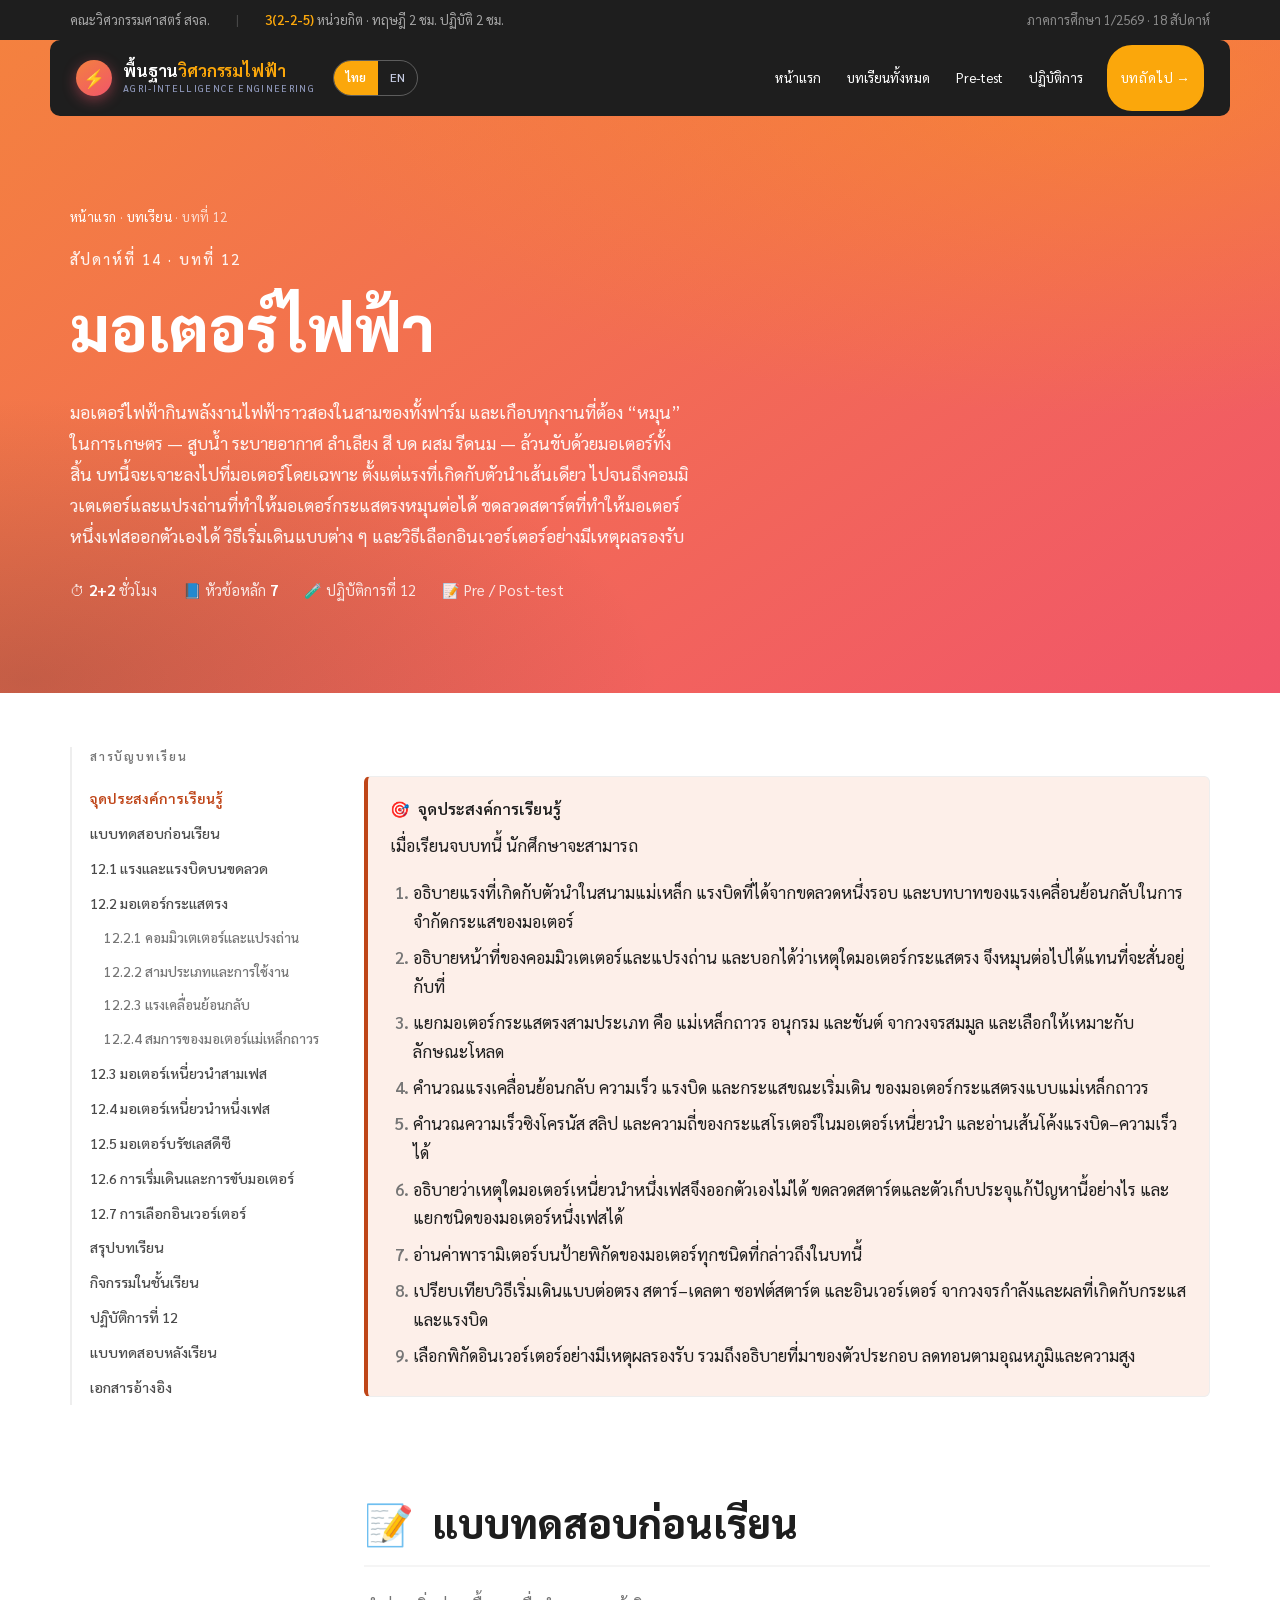
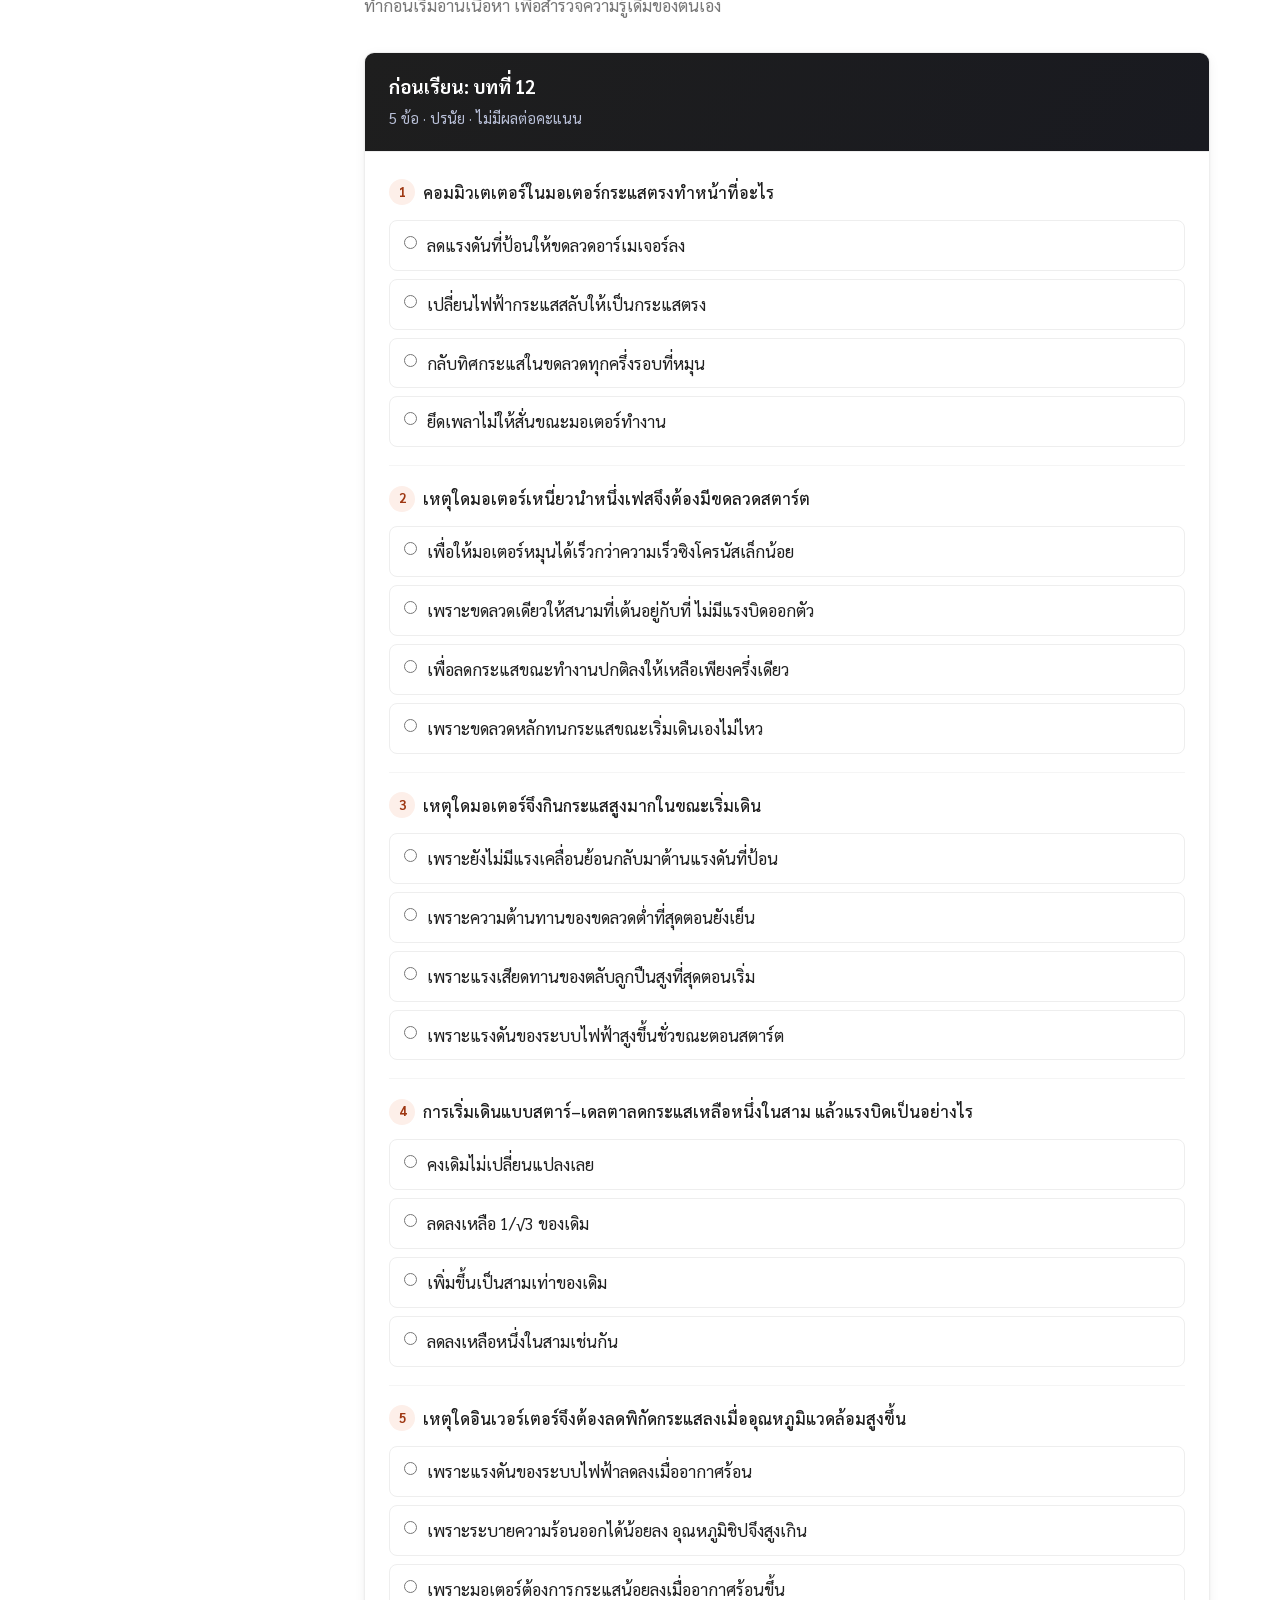
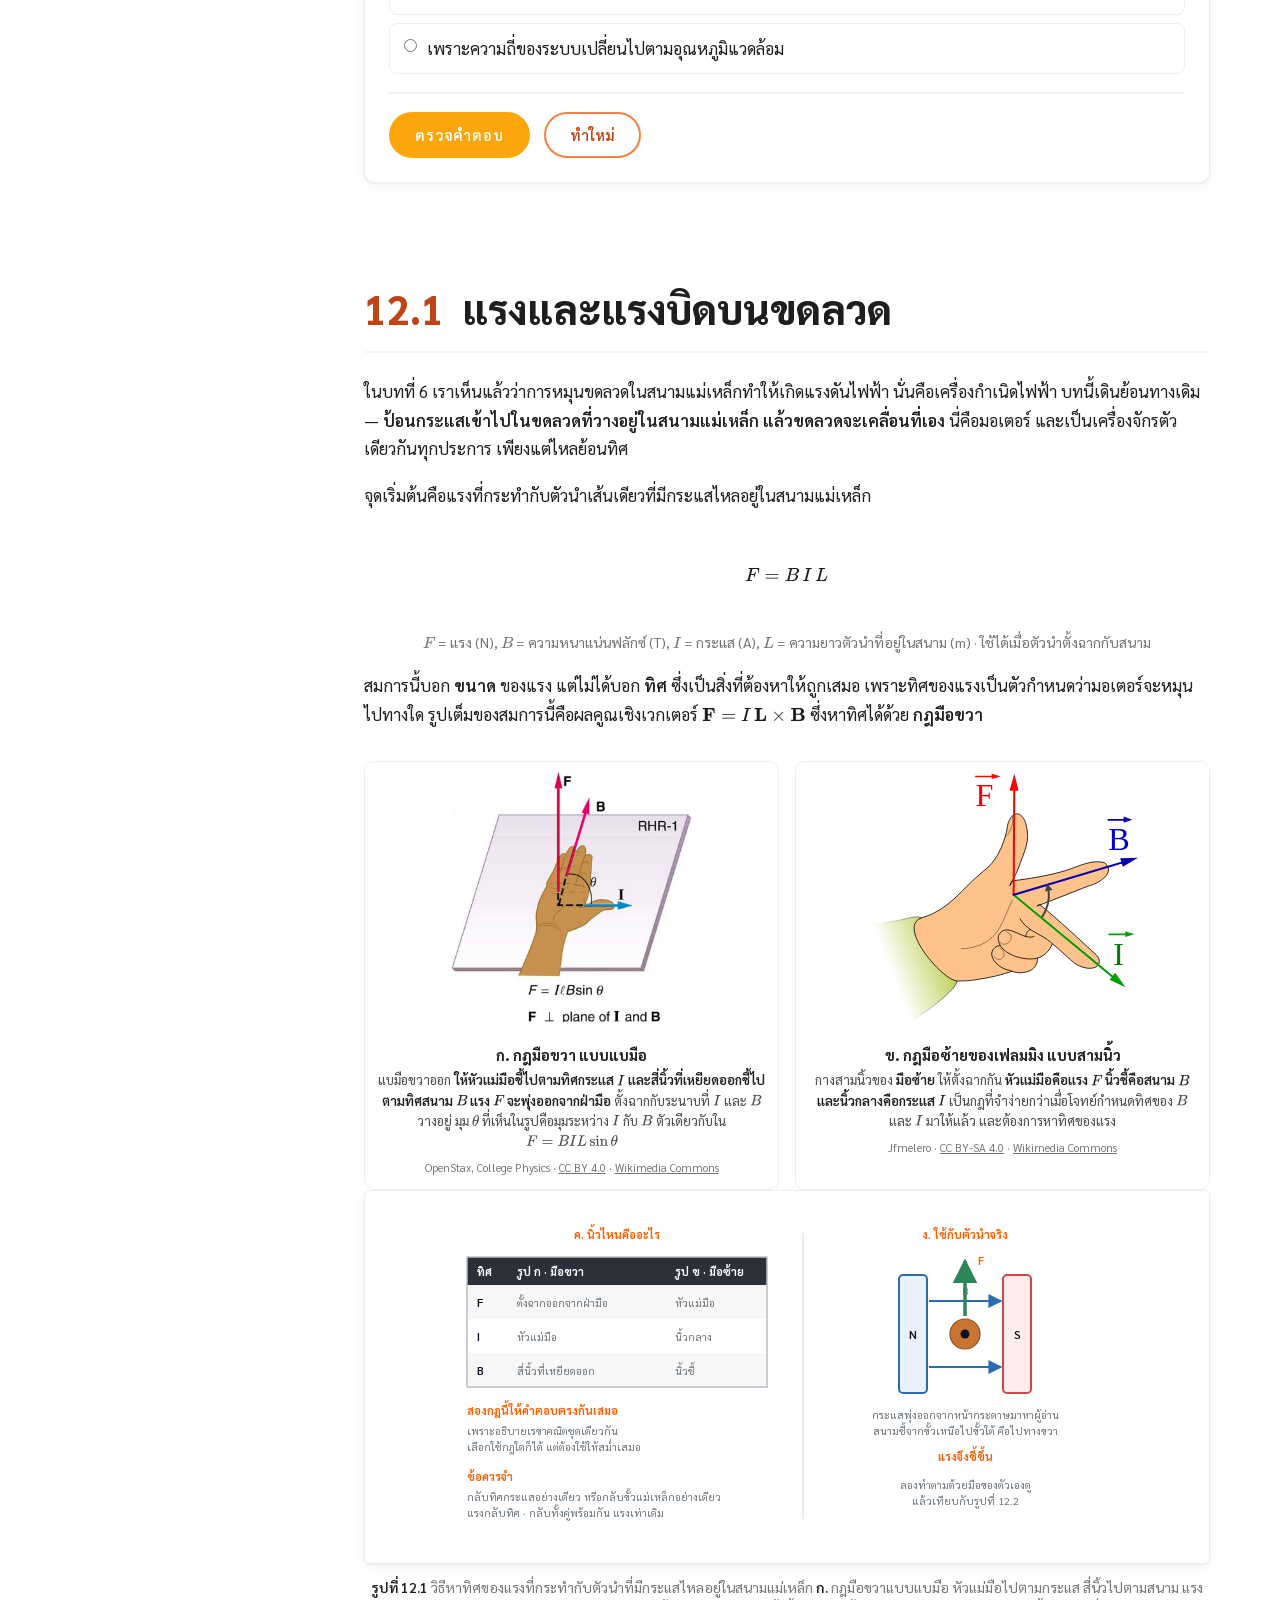
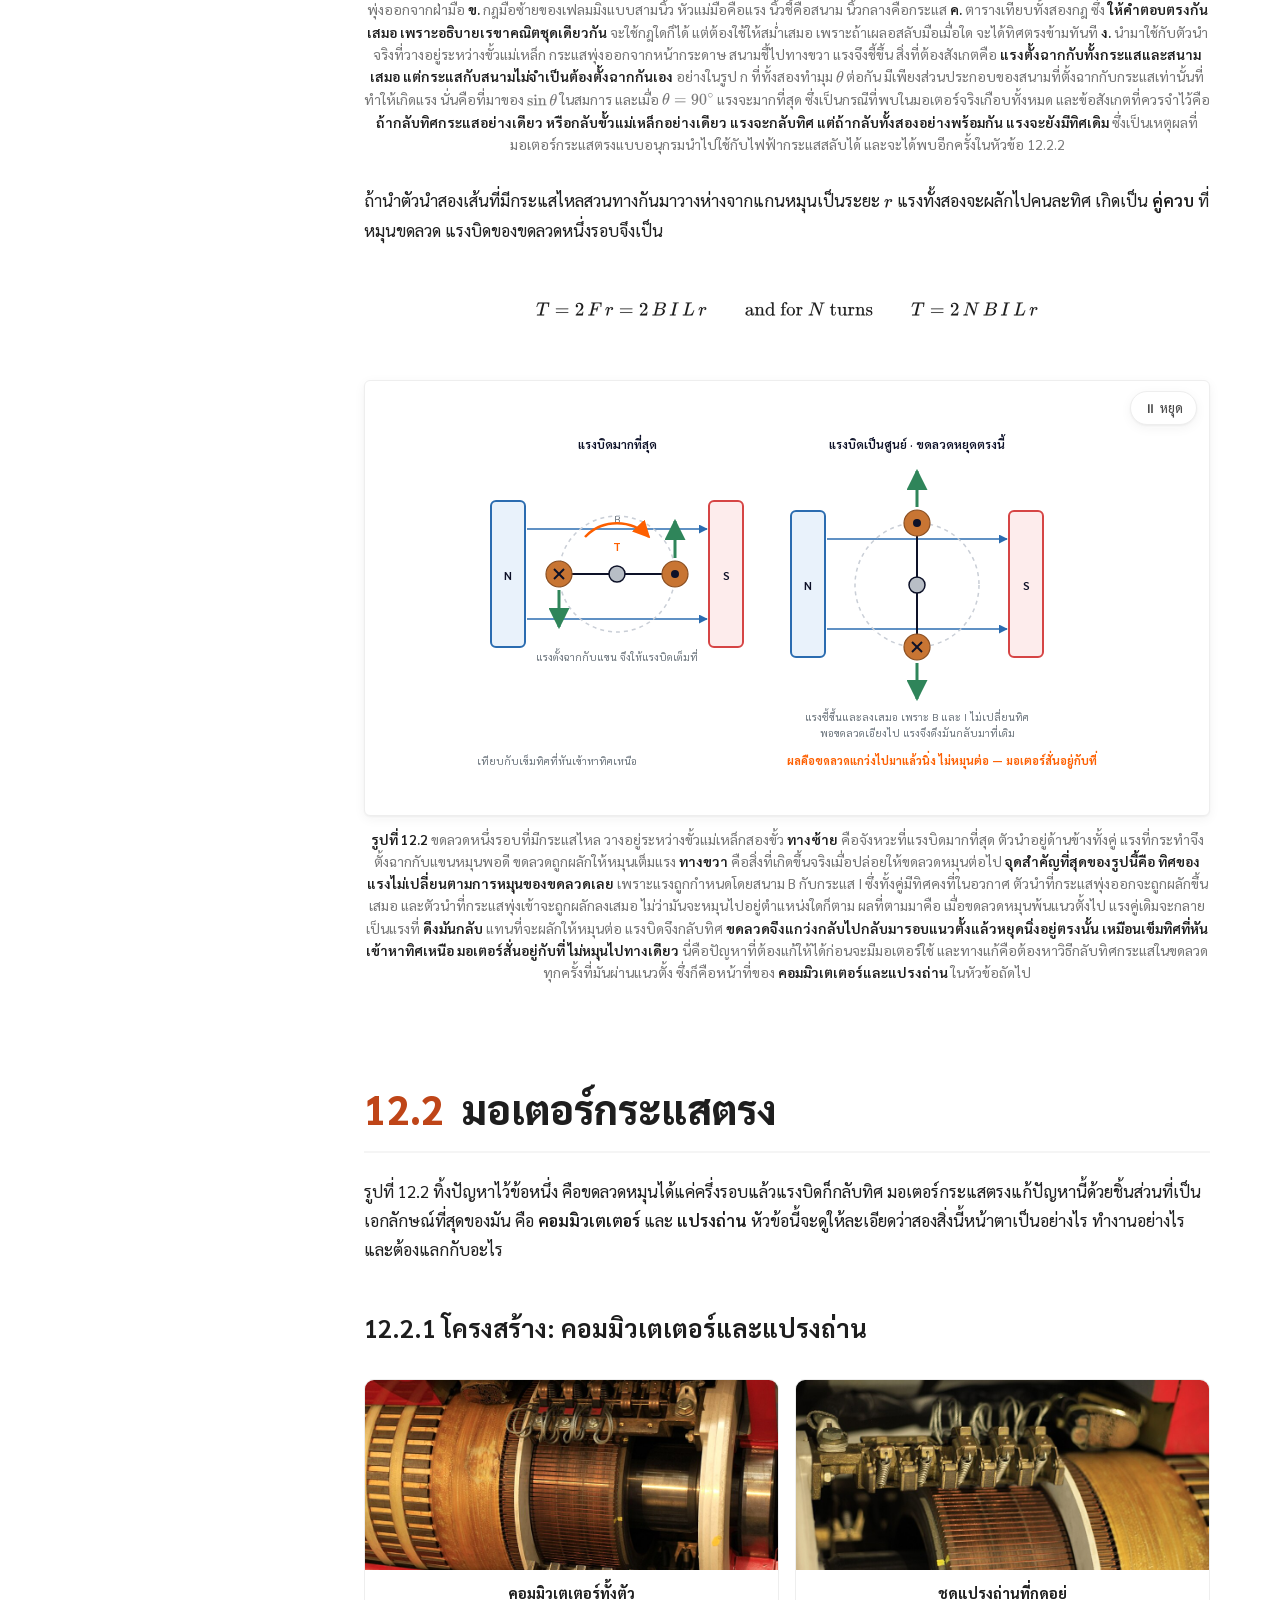
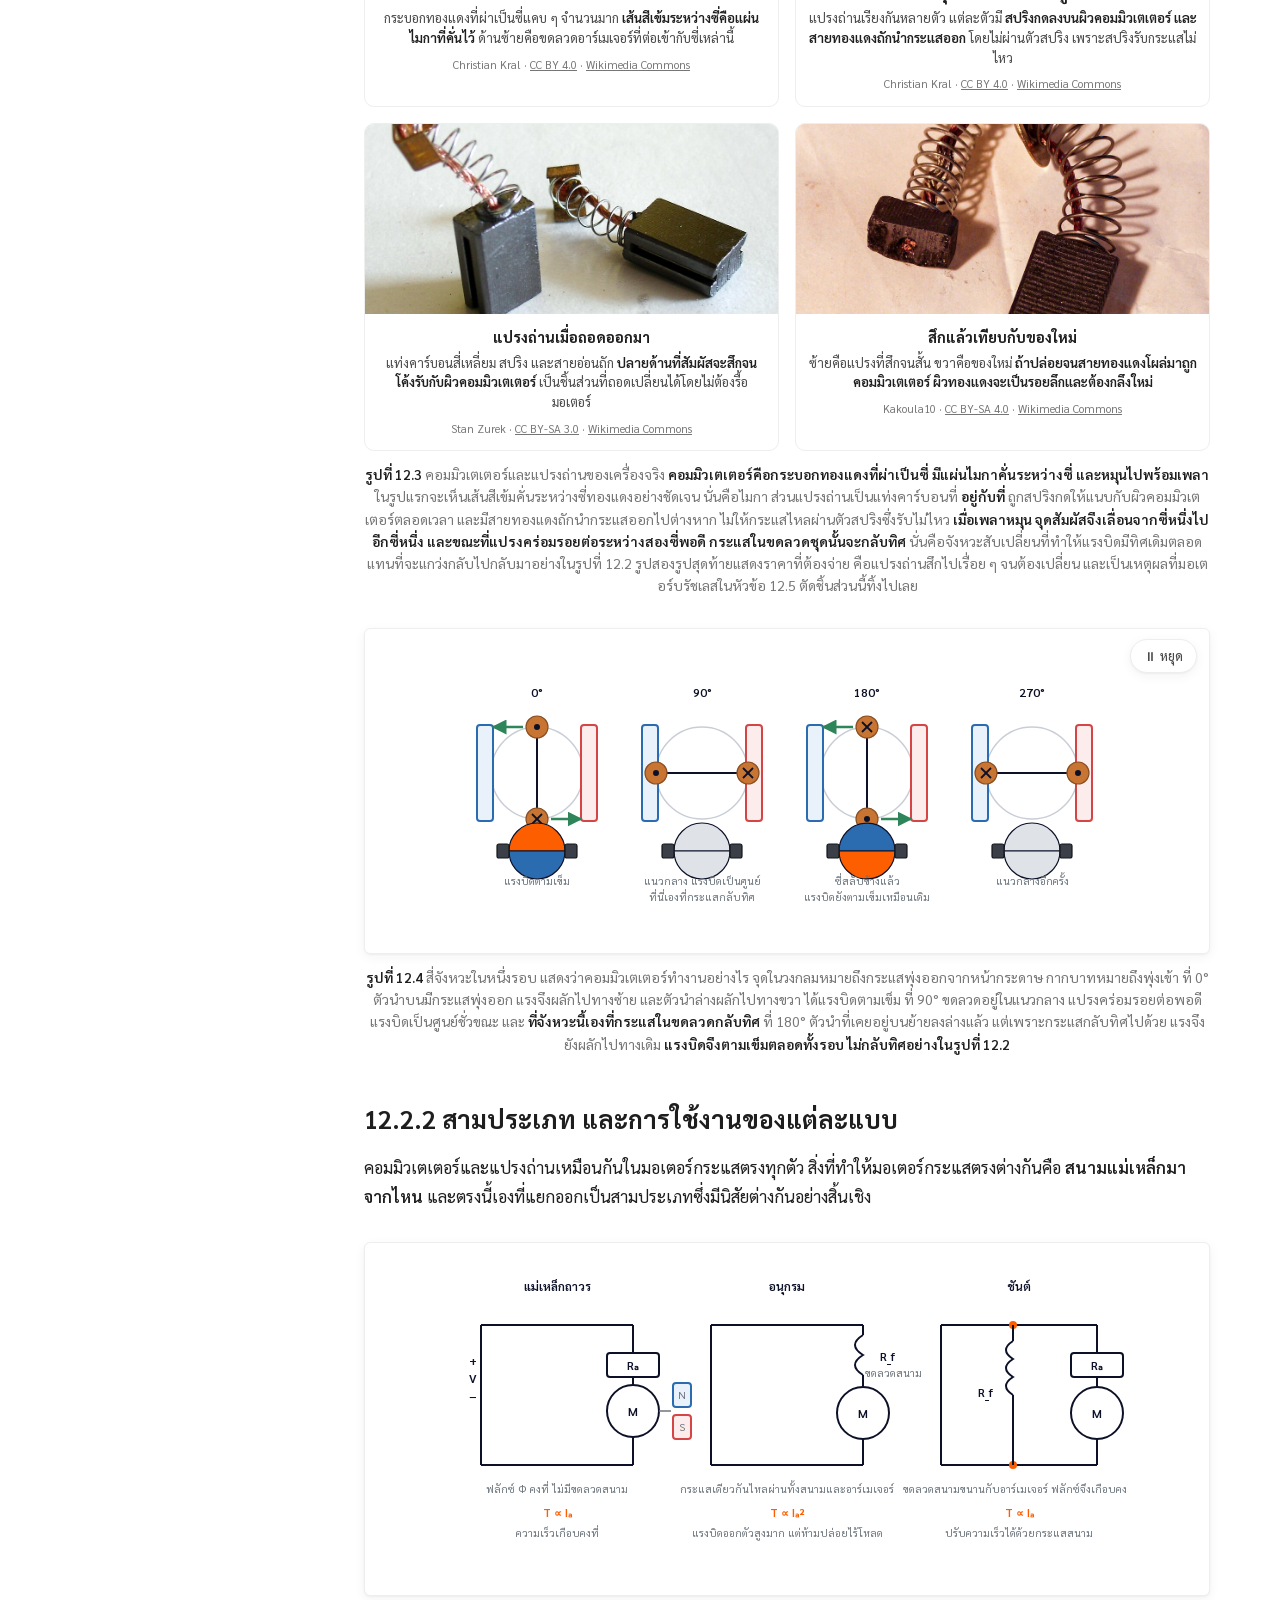
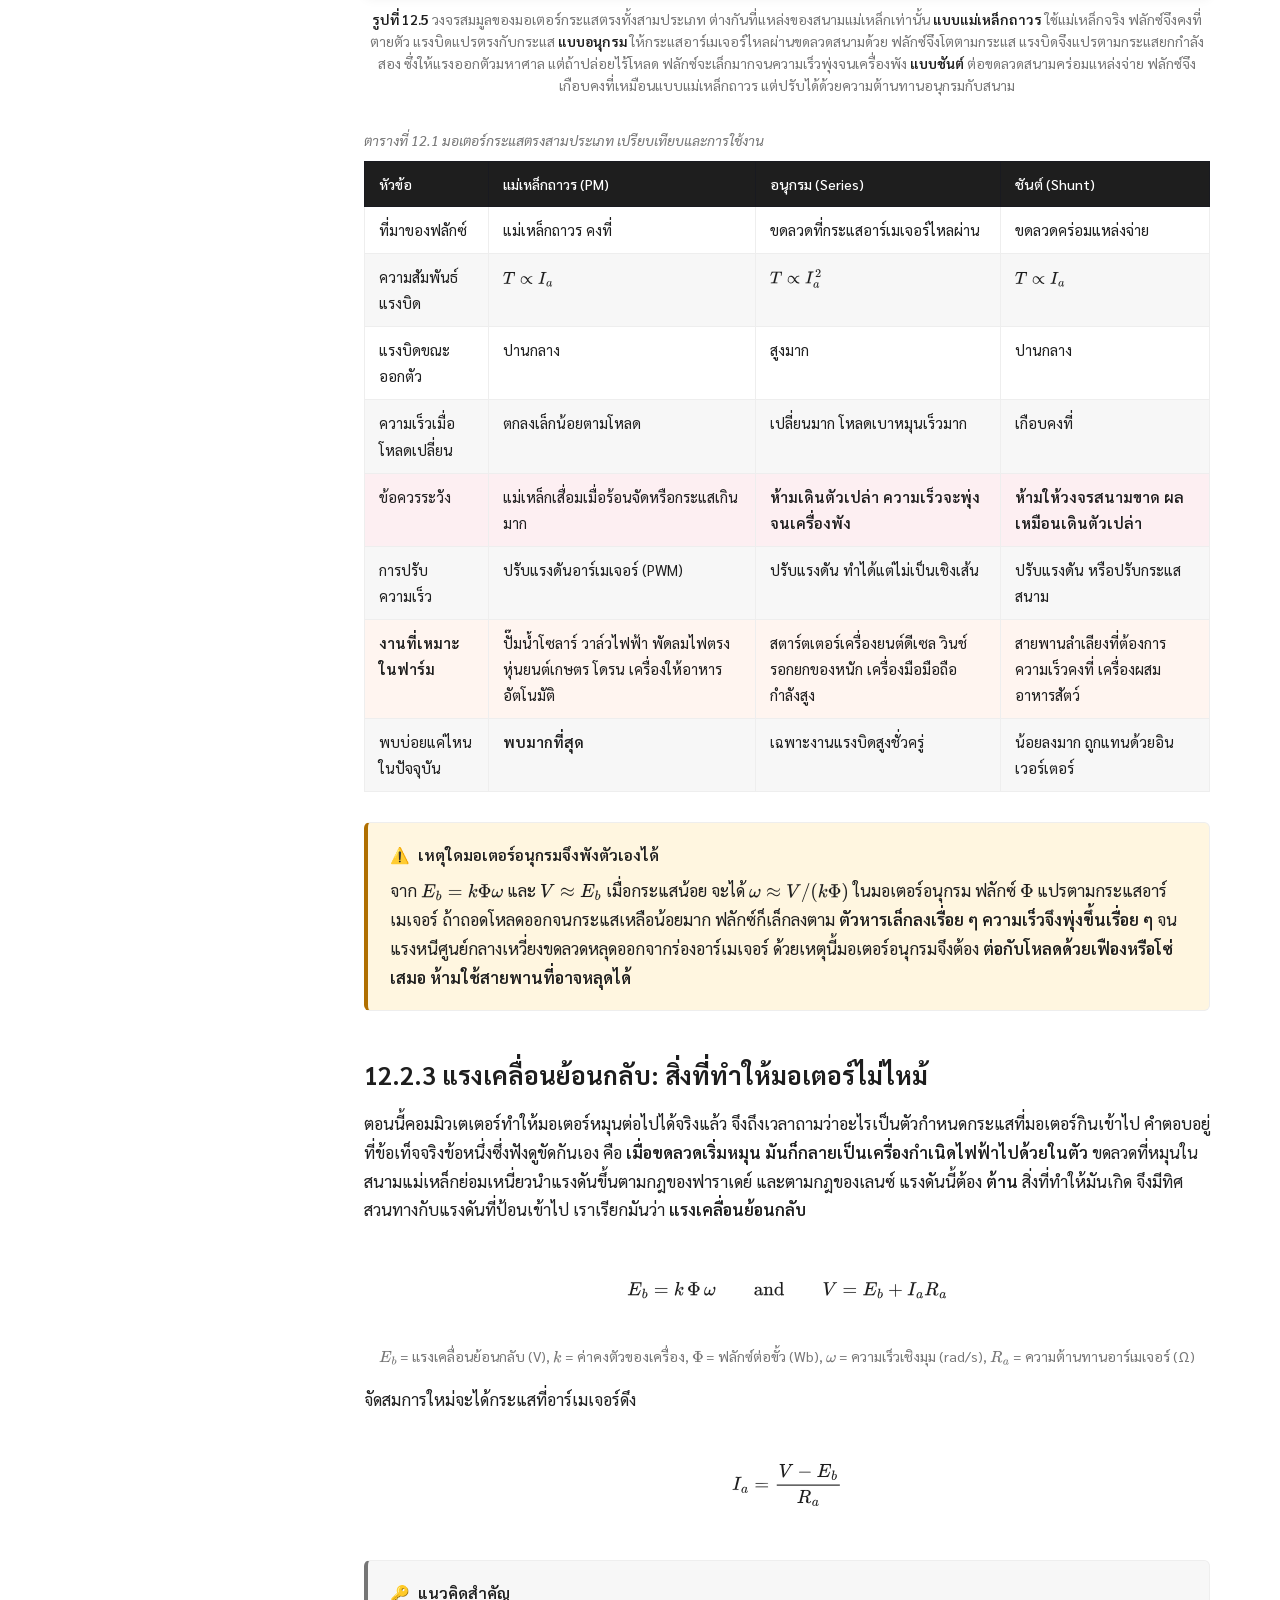
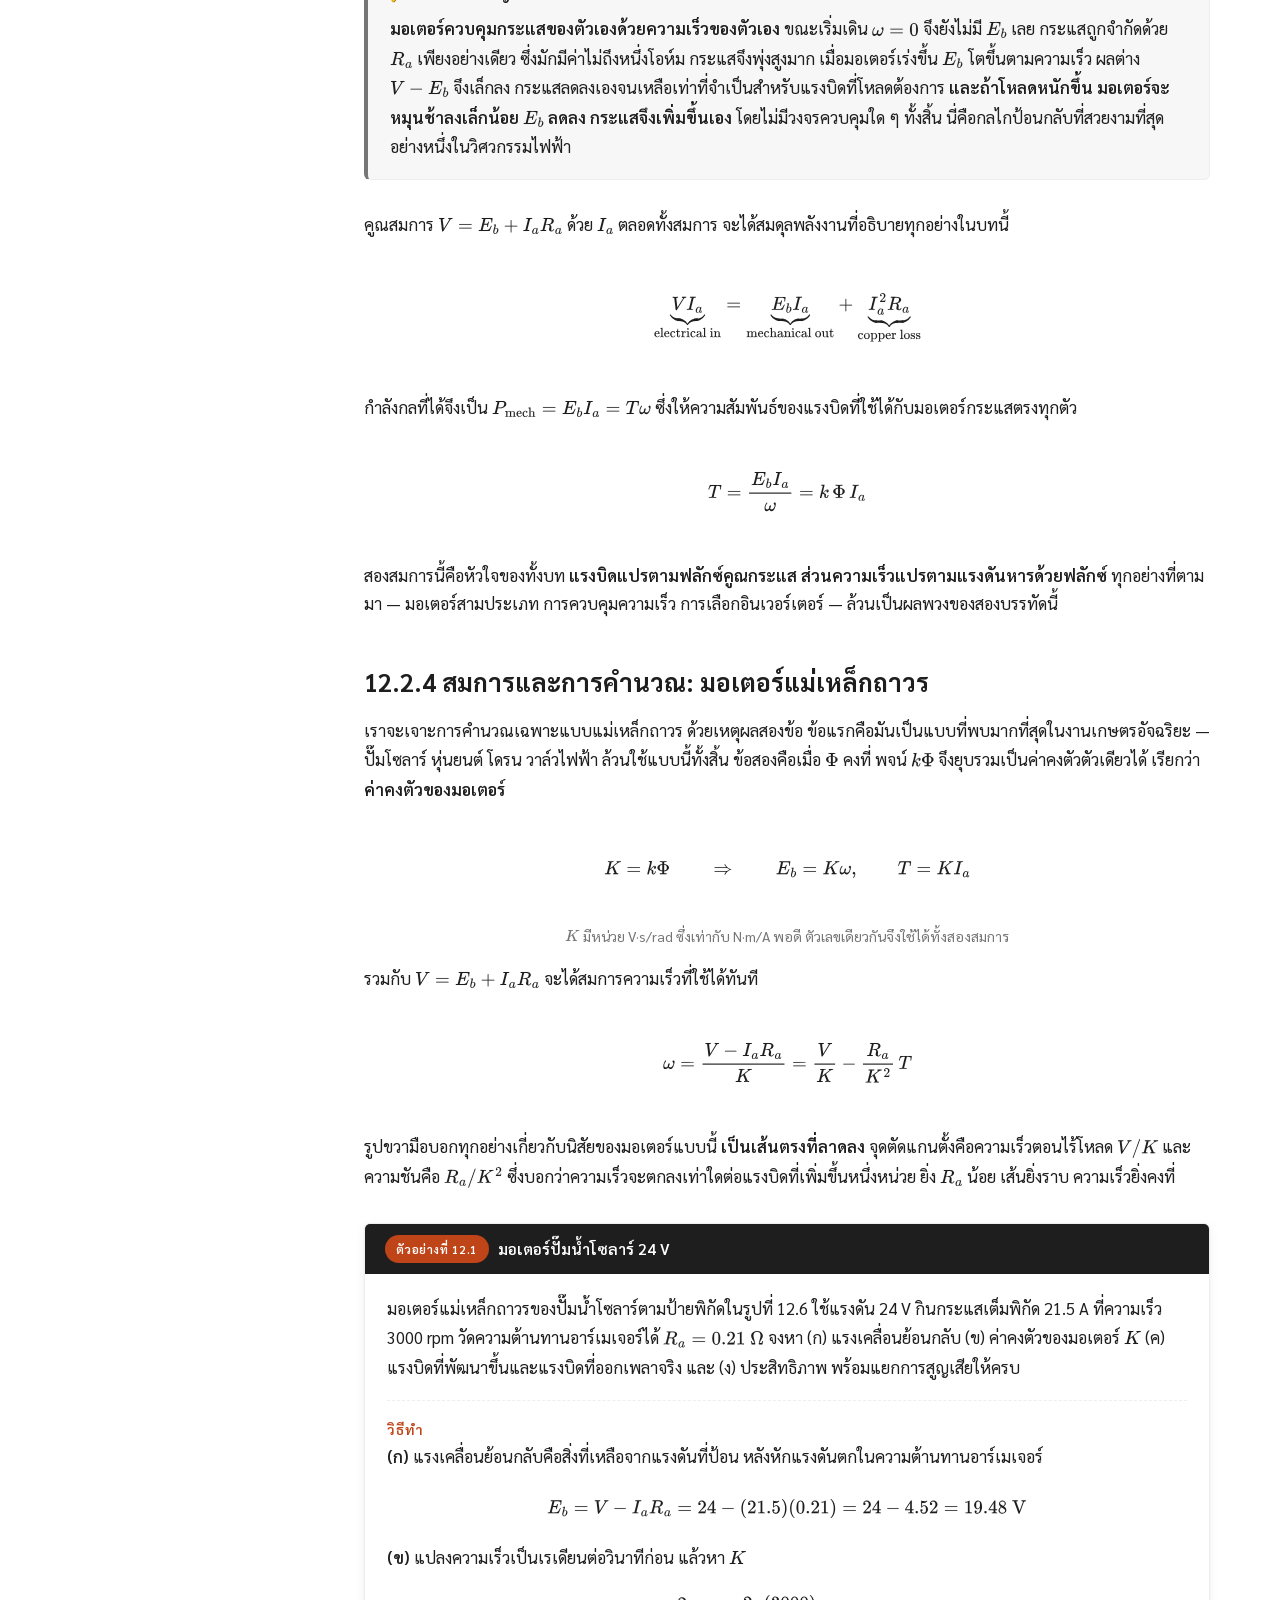
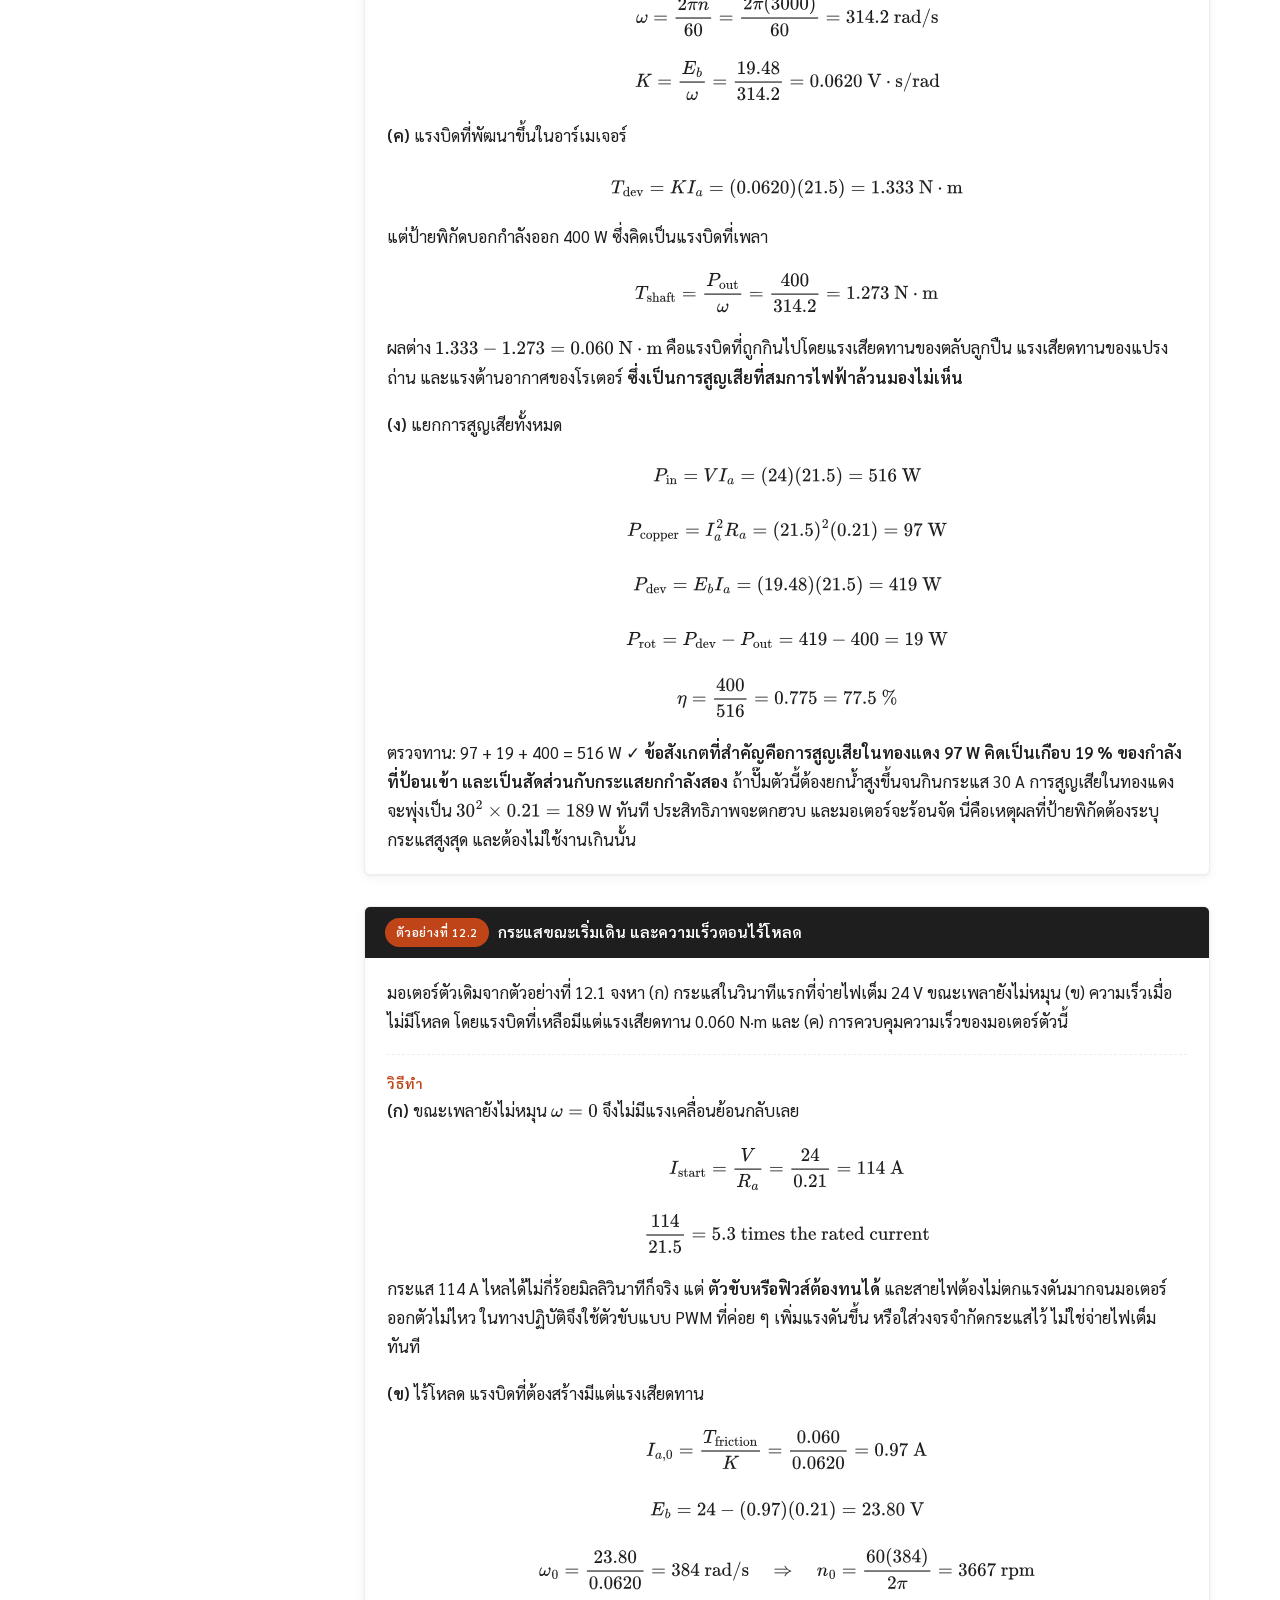
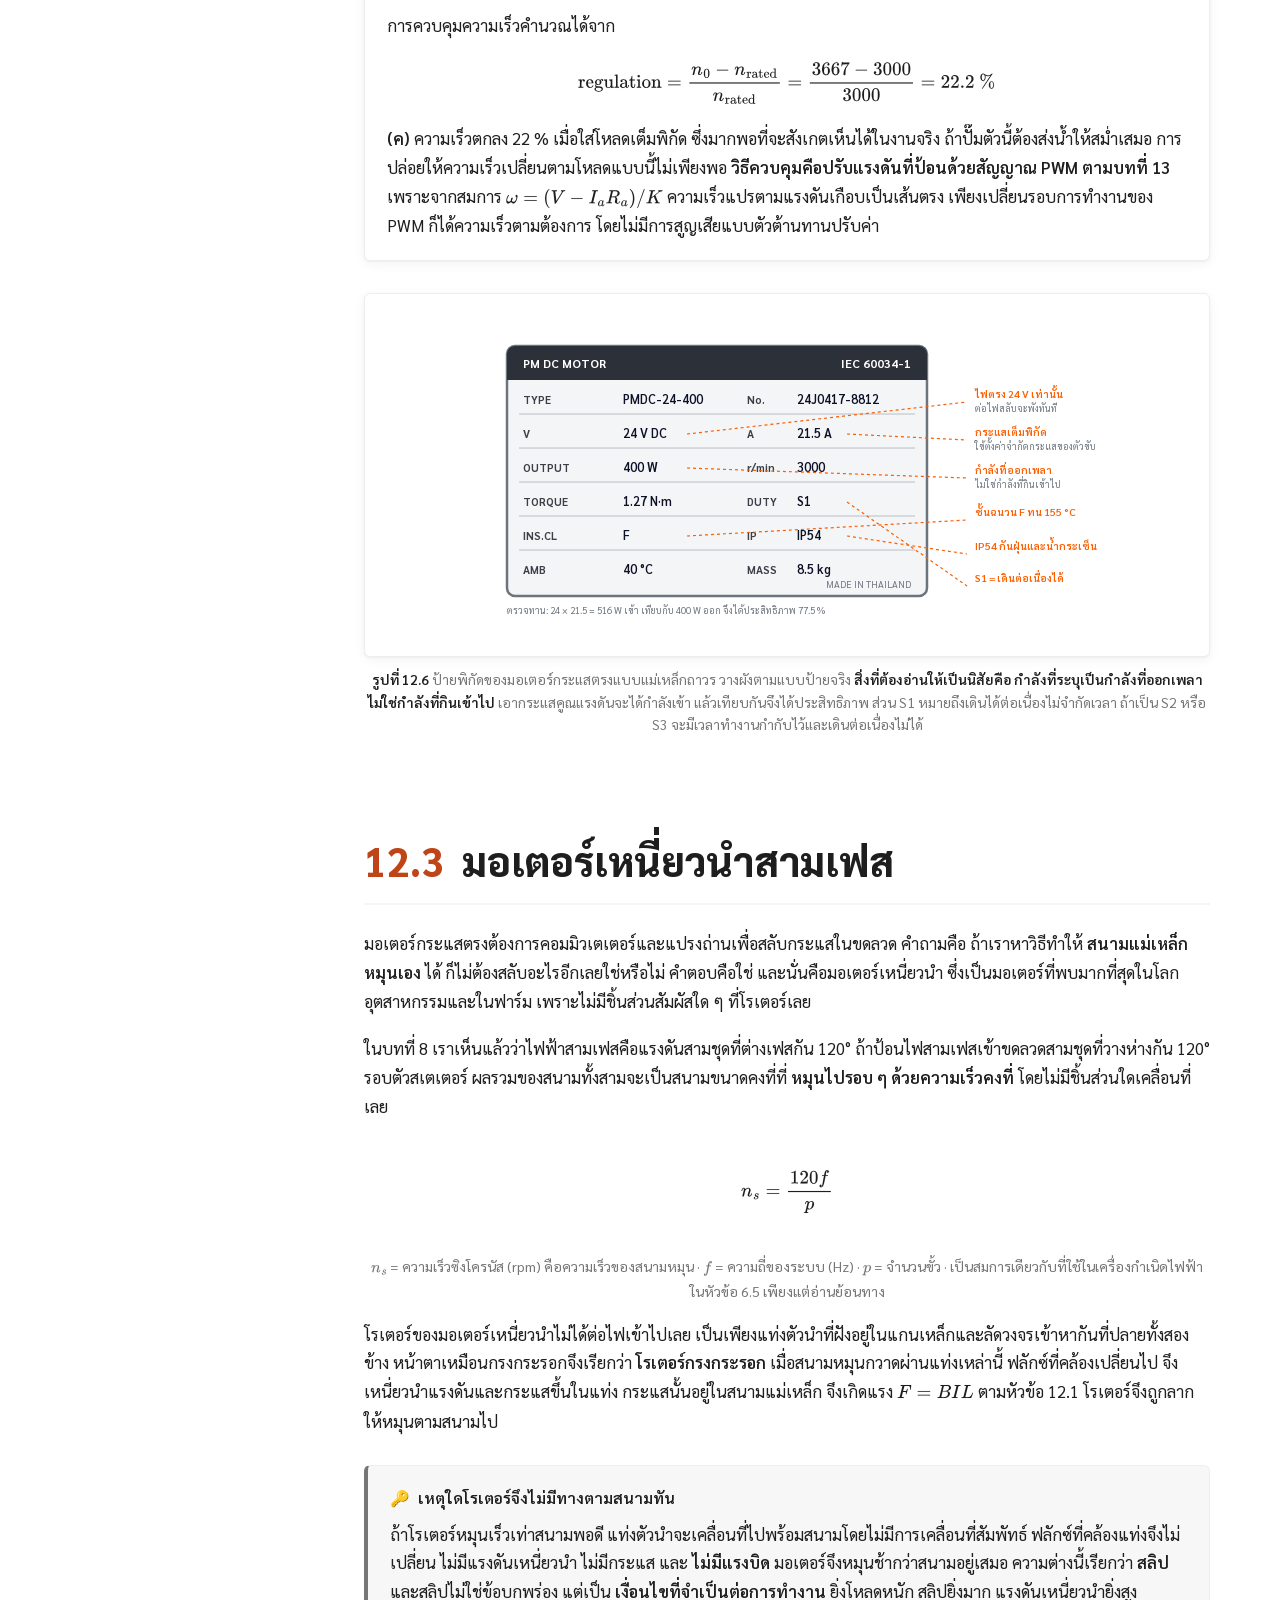
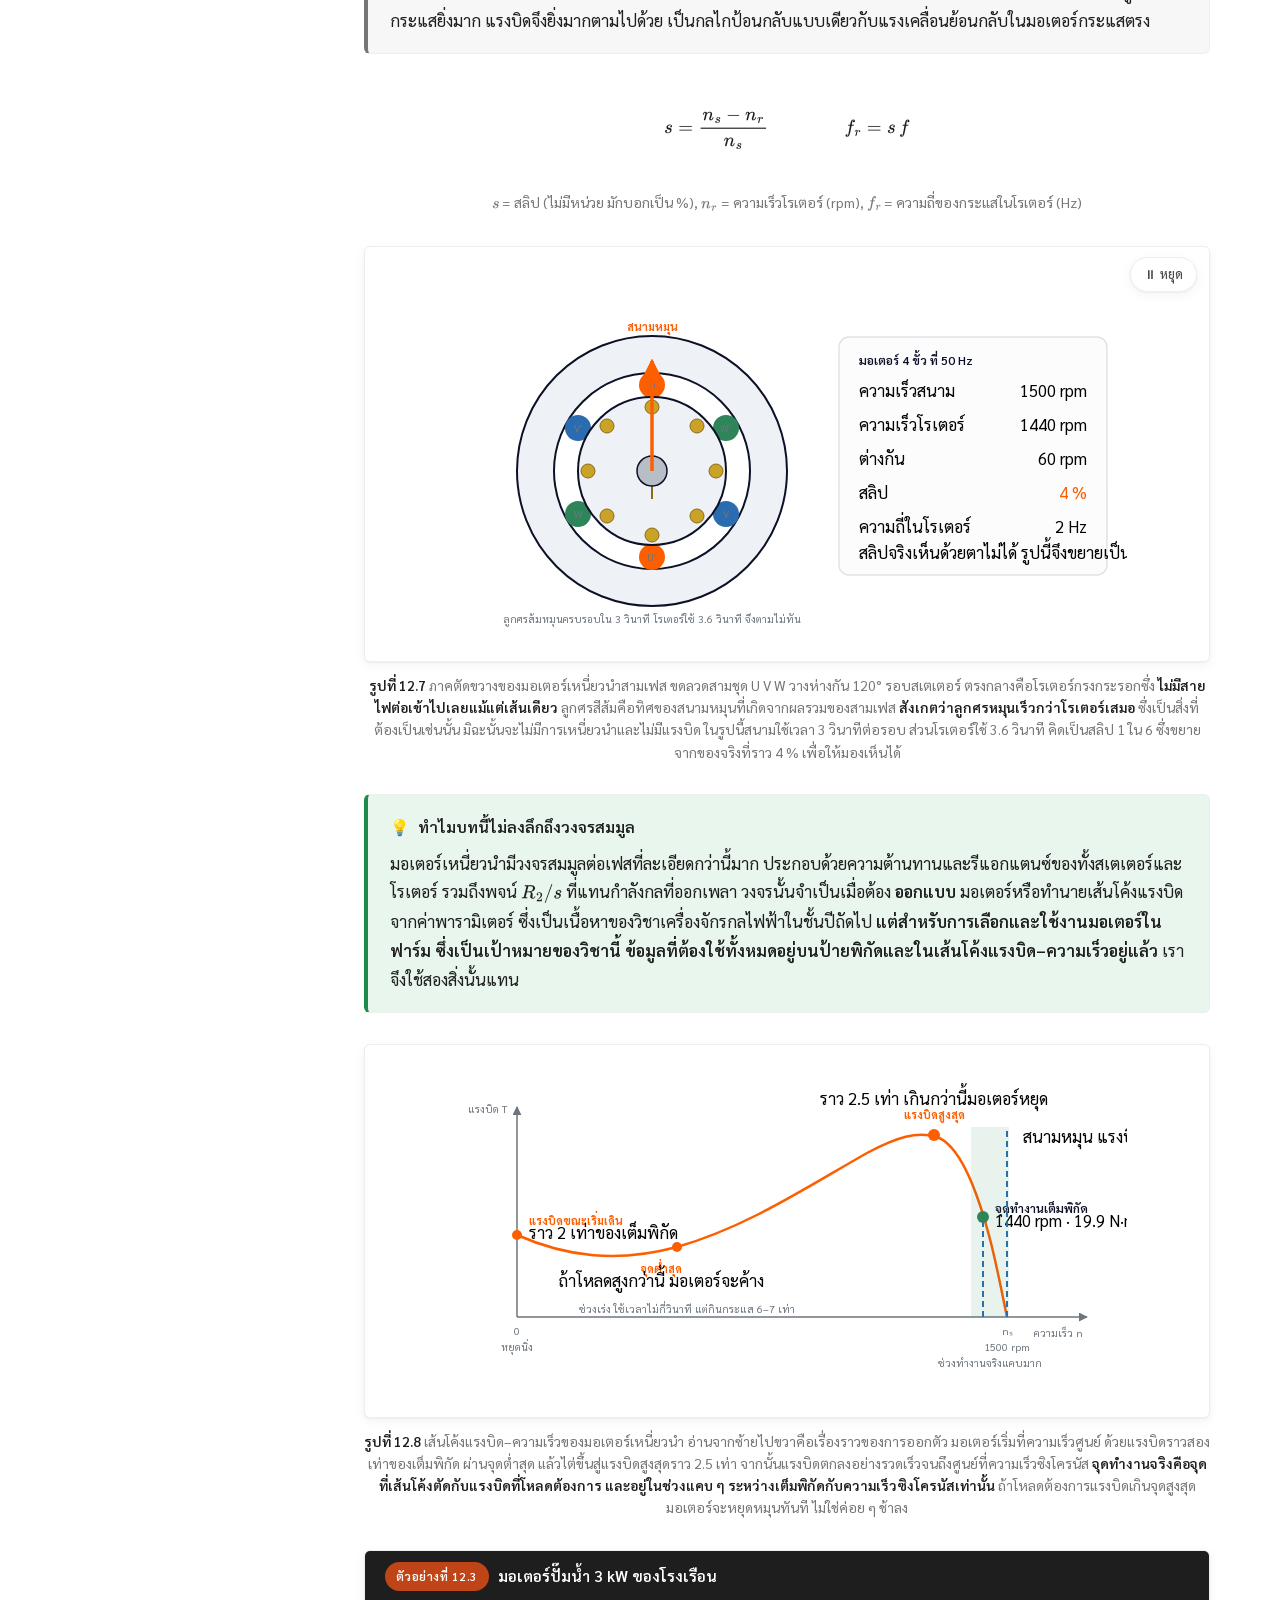
<file: chapters/ch12.html>
<!DOCTYPE html>
<html lang="th">
<head>
<meta charset="UTF-8">
<meta name="viewport" content="width=device-width, initial-scale=1, viewport-fit=cover">
<title>บทที่ 12 มอเตอร์ไฟฟ้า | Fundamental of Electrical Engineering</title>
<meta name="description" content="Chapter 12 — Electric motors: torque and back-e.m.f., DC motors with commutator and brushes in permanent-magnet, series and shunt forms, three-phase and single-phase induction motors, brushless DC, starting methods and choosing an inverter.">
<meta name="author" content="Jedsada Saijai">
<link rel="preconnect" href="https://fonts.googleapis.com">
<link rel="preconnect" href="https://fonts.gstatic.com" crossorigin>
<link href="https://fonts.googleapis.com/css2?family=Poppins:wght@300;400;500;600;700;800&family=Sarabun:wght@400;500;600;700&display=swap" rel="stylesheet">
<link rel="stylesheet" href="../assets/css/style.css">
<link rel="icon" href="data:image/svg+xml,<svg xmlns='http://www.w3.org/2000/svg' viewBox='0 0 100 100'><text y='.9em' font-size='90'>⚡</text></svg>">
<script>
  try {
    var l = localStorage.getItem('fee.lang');
    if (l === 'en' || l === 'th') document.documentElement.setAttribute('lang', l);
  } catch (e) {}
</script>
<script src="../assets/js/mathjax-config.js"></script>
<script defer src="../assets/vendor/mathjax/tex-svg.js"></script>
<style>
  .sys-fig text { font-family: var(--font-sans); }
  .sys-fig .lbl { font-size: 12px; font-weight: 600; fill: #0d1128; }
  .sys-fig .sub { font-size: 10.5px; fill: #6c757d; }
  .sys-fig .cap { font-size: 11px; font-weight: 700; fill: #fd5f00; }
  .sys-fig .wire { stroke: #0d1128; stroke-width: 2; fill: none; }
  .sys-fig .sym  { stroke: #0d1128; stroke-width: 2; fill: #fff; }
  .sys-fig .axis { stroke: #6c757d; stroke-width: 1.5; }
  .sys-fig .curve { stroke: #fd5f00; stroke-width: 2.5; fill: none; }
  .sys-fig .curve2 { stroke: #2b6cb0; stroke-width: 2; fill: none; stroke-dasharray: 6 4; }
  .sys-fig .node { fill: #fd5f00; }

  /* ---- machine parts ------------------------------------------------ */
  .sys-fig .iron    { fill: #eef1f5; stroke: #0d1128; stroke-width: 2; }
  .sys-fig .bore    { fill: #ffffff; stroke: #0d1128; stroke-width: 2; }
  .sys-fig .pole-n  { fill: #e9f2fb; stroke: #2b6cb0; stroke-width: 2; }
  .sys-fig .pole-s  { fill: #fdecec; stroke: #d64545; stroke-width: 2; }
  .sys-fig .shaft   { fill: #b8bec6; stroke: #0d1128; stroke-width: 1.5; }
  .sys-fig .copper  { fill: #c87533; stroke: #8a4f22; stroke-width: 1.2; }
  .sys-fig .brush   { fill: #3b4048; stroke: #12151a; stroke-width: 1.2; }
  .sys-fig .spring  { stroke: #6c757d; stroke-width: 1.5; fill: none; }
  .sys-fig .seg     { stroke: #0d1128; stroke-width: 1.2; }
  .sys-fig .seg-pos { fill: #fd5f00; }
  .sys-fig .seg-neg { fill: #2b6cb0; }
  .sys-fig .seg-off { fill: #dfe3e8; }
  .sys-fig .mica    { stroke: #ffffff; stroke-width: 2.4; }
  .sys-fig .force   { stroke: #2f855a; stroke-width: 2.5; fill: none; }
  .sys-fig .flux    { stroke: #2b6cb0; stroke-width: 1.5; fill: none; }
  .sys-fig .coil-u  { fill: #fd5f00; }
  .sys-fig .coil-v  { fill: #2b6cb0; }
  .sys-fig .coil-w  { fill: #2f855a; }
  .sys-fig .bar     { fill: #c9a227; stroke: #8a6d1a; stroke-width: 1; }

  /* ---- nameplates ---------------------------------------------------
     Drawn to the layout of a real IEC or NEMA plate so that the reading
     practice transfers straight to the plate on a machine.             */
  .np-fig .plate  { fill: #f4f5f7; stroke: #6c757d; stroke-width: 2.5; }
  .np-fig .plate-hd { fill: #2c3038; }
  .np-fig .rule   { stroke: #b8bec6; stroke-width: 1; }
  .np-fig .np-k   { font-size: 11px; font-weight: 700; fill: #3b4048; }
  .np-fig .np-v   { font-size: 12.5px; font-weight: 600; fill: #0d1128; }
  .np-fig .np-hd  { font-size: 12px; font-weight: 700; fill: #ffffff; }
  .np-fig .np-sm  { font-size: 9.5px; fill: #6c757d; }
  .np-fig .call   { font-size: 10.5px; font-weight: 600; fill: #fd5f00; }
  .np-fig .leader { stroke: #fd5f00; stroke-width: 1.2; fill: none; stroke-dasharray: 3 3; }

  /* ---- animation ----------------------------------------------------
     transform-box is stated so transform-origin is read in viewBox units
     in every browser. Every figure still reads correctly when paused.  */
  .sys-fig .rotor, .sys-fig .field-vec, .sys-fig .phase-hi,
  .sys-fig .sweep, .sys-fig .pulse, .sys-fig .cur { transform-box: view-box; }

  @keyframes fee-rotate { to { transform: rotate(360deg); } }
  @keyframes fee-rot-r  { to { transform: rotate(-360deg); } }
  @keyframes fee-pulse  { 0%, 22% { opacity: 1; } 34%, 100% { opacity: .12; } }
  @keyframes fee-march  { to { stroke-dashoffset: -32; } }
  @keyframes fee-blink  { 0%, 40% { opacity: 1; } 55%, 100% { opacity: .15; } }

  /* 12.2 — the loop does NOT turn. The forces are fixed in space, because
     B and I are, so away from the upright position they have a tangential
     component that pulls the loop back. It therefore rocks about that
     position like a pendulum and settles there: the whole reason a
     commutator is needed. The arrows sit in a counter-rotated group so
     that they keep their direction in space while the loop swings. */
  .tq-fig .rocker, .tq-fig .fixdir, .tq-fig .cur { transform-box: view-box; }
  @keyframes tq-rock   { from { transform: rotate(-52deg); } to { transform: rotate(52deg); } }
  @keyframes tq-unrock { from { transform: rotate(52deg); }  to { transform: rotate(-52deg); } }
  .tq-fig .rocker { transform-origin: 470px 160px;
                    animation: tq-rock 3.6s ease-in-out infinite alternate; }
  .tq-fig .f-top  { transform-origin: 470px 98px;
                    animation: tq-unrock 3.6s ease-in-out infinite alternate; }
  .tq-fig .f-bot  { transform-origin: 470px 222px;
                    animation: tq-unrock 3.6s ease-in-out infinite alternate; }
  .tq-fig .cur    { stroke-dasharray: 8 8; animation: fee-march 1.2s linear infinite; }

  /* 12.2 — the armature and its commutator turn together, 6 s a turn.
     The brushes stay put, which is the whole point of the picture.    */
  .dcm-fig .rotor { transform-origin: 250px 190px; animation: fee-rotate 6s linear infinite; }

  /* 12.3 — four stills, so nothing moves; only the current marches. */
  .comm-fig .cur { stroke-dasharray: 7 7; animation: fee-march 1.1s linear infinite; }

  /* 12.6 — the stator field turns in 3 s; the rotor needs 3.6 s, a slip
     of 1/6 exaggerated so the lag can be seen. A real 4 % slip would be
     3.125 s against 3 s, which the eye cannot resolve.                */
  .im-fig .field-vec { transform-origin: 205px 180px; animation: fee-rotate 3s linear infinite; }
  .im-fig .rotor     { transform-origin: 205px 180px; animation: fee-rotate 3.6s linear infinite; }

  /* 12.9 — the single winding's field does not turn, it pulses in place:
     that is exactly why the motor cannot start itself. The two halves
     turn in opposite senses at the same rate, 3 s each.               */
  .sp1-fig .pulse   { transform-origin: 170px 165px; animation: fee-pulse 1.5s linear infinite; }
  .sp1-fig .cw      { transform-origin: 470px 165px; animation: fee-rotate  3s linear infinite; }
  .sp1-fig .ccw     { transform-origin: 470px 165px; animation: fee-rot-r   3s linear infinite; }

  /* 12.10 — run and start currents 90° apart, so the resultant field
     really does sweep round; both waves share one 4 s period.         */
  .sp2-fig .sweep { transform-origin: 175px 170px; animation: fee-rotate 4s linear infinite; }
  .sp2-fig .cur   { stroke-dasharray: 8 8; animation: fee-march 1.3s linear infinite; }

  /* 12.12 — BLDC: the rotor turns in 3 s while the three phases are
     switched in sequence, one third of a revolution apart.            */
  .bl-fig .rotor    { transform-origin: 200px 175px; animation: fee-rotate 3s linear infinite; }
  .bl-fig .phase-hi { animation: fee-pulse 3s linear infinite; }
  .bl-fig .hi-a { animation-delay: 0s; }
  .bl-fig .hi-b { animation-delay: -2s; }
  .bl-fig .hi-c { animation-delay: -1s; }

  /* 12.14–12.17 — starting methods: contactor coils energise in the
     order the text describes, and current marches along live cable.   */
  .st-fig .cur   { stroke-dasharray: 8 8; animation: fee-march 1.1s linear infinite; }
  .st-fig .cur-s { stroke-dasharray: 8 8; animation: fee-march 2.6s linear infinite; }
  .sd-fig .k-y   { animation: fee-blink 6s linear infinite; }
  .sd-fig .k-d   { animation: fee-blink 6s linear infinite; animation-delay: -3s; }

  /* 12.18 — the operating point sweeps the constant-flux region while the
     two read-out bars track it; identical timing keeps them in step.  */
  .vf-fig .vf-dot, .vf-fig .vf-bar-v, .vf-fig .vf-bar-f { transform-box: view-box; }
  @keyframes vf-sweep  { to { transform: translate(350px, -180px); } }
  @keyframes vf-grow-v { from { transform: scaleY(0); } to { transform: scaleY(1); } }
  @keyframes vf-grow-f { from { transform: scaleX(0); } to { transform: scaleX(1); } }
  .vf-fig .vf-dot   { animation: vf-sweep 5s ease-in-out infinite alternate; }
  .vf-fig .vf-bar-v { transform-origin: 630px 250px;
                      animation: vf-grow-v 5s ease-in-out infinite alternate; }
  .vf-fig .vf-bar-f { transform-origin: 90px 303px;
                      animation: vf-grow-f 5s ease-in-out infinite alternate; }
</style>
</head>
<body data-chapter="ch12">

<!-- ============================================================ TOP BAR -->
<div class="topbar">
  <div class="topbar-inner">
    <span><span class="th">คณะวิศวกรรมศาสตร์ สจล.</span><span class="en">School of Engineering, KMITL</span></span>
    <span class="sep">|</span>
    <span><b>3(2-2-5)</b>&nbsp;<span class="th">หน่วยกิต · ทฤษฎี 2 ชม. ปฏิบัติ 2 ชม.</span><span class="en">credits · 2 h lecture, 2 h lab</span></span>
    <span class="right"><span class="th">ภาคการศึกษา 1/2569 · 18 สัปดาห์</span><span class="en">Semester 1/2026 · 18 weeks</span></span>
  </div>
</div>

<!-- ======================================================== NAVIGATION -->
<nav class="nav">
  <div class="nav-inner">
    <a class="brand" href="../index.html">
      <span class="brand-mark">⚡</span>
      <span class="brand-text"><span class="th">พื้นฐาน<span class="hi">วิศวกรรมไฟฟ้า</span></span><span class="en">Fundamental of <span class="hi">Electrical Engineering</span></span><small>Agri-Intelligence Engineering</small></span>
    </a>
    <div class="lang-switch" role="group" aria-label="Language">
      <button type="button" data-lang="th" aria-pressed="true">ไทย</button>
      <button type="button" data-lang="en" aria-pressed="false">EN</button>
    </div>
    <button class="nav-toggle" type="button" aria-expanded="false" aria-controls="nav-links" aria-label="Menu">☰</button>
    <ul class="nav-links" id="nav-links">
      <li><a href="../index.html"><span class="th">หน้าแรก</span><span class="en">Home</span></a></li>
      <li><a href="../index.html#chapters"><span class="th">บทเรียนทั้งหมด</span><span class="en">All chapters</span></a></li>
      <li><a href="#pretest"><span class="th">Pre-test</span><span class="en">Pre-test</span></a></li>
      <li><a href="#lab"><span class="th">ปฏิบัติการ</span><span class="en">Laboratory</span></a></li>
      <li><a href="ch13.html" class="btn btn-primary btn-sm" style="color:#fff">
        <span class="th">บทถัดไป</span><span class="en">Next</span> →</a></li>
    </ul>
  </div>
</nav>

<!-- =============================================================== HERO -->
<header class="hero">
  <div class="container">
    <div class="breadcrumb">
      <a href="../index.html"><span class="th">หน้าแรก</span><span class="en">Home</span></a> ·
      <a href="../index.html#chapters"><span class="th">บทเรียน</span><span class="en">Chapters</span></a> ·
      <span class="th">บทที่ 12</span><span class="en">Chapter 12</span>
    </div>
    <span class="eyebrow"><span class="th">สัปดาห์ที่ 14 · บทที่ 12</span><span class="en">Week 14 · Chapter 12</span></span>
    <h1><span class="th">มอเตอร์ไฟฟ้า</span><span class="en">Electric Motors</span></h1>
    <p class="lead">
      <span class="th">มอเตอร์ไฟฟ้ากินพลังงานไฟฟ้าราวสองในสามของทั้งฟาร์ม
        และเกือบทุกงานที่ต้อง “หมุน” ในการเกษตร — สูบน้ำ ระบายอากาศ ลำเลียง สี บด ผสม รีดนม —
        ล้วนขับด้วยมอเตอร์ทั้งสิ้น บทนี้จะเจาะลงไปที่มอเตอร์โดยเฉพาะ
        ตั้งแต่แรงที่เกิดกับตัวนำเส้นเดียว ไปจนถึงคอมมิวเตเตอร์และแปรงถ่านที่ทำให้มอเตอร์กระแสตรงหมุนต่อได้
        ขดลวดสตาร์ตที่ทำให้มอเตอร์หนึ่งเฟสออกตัวเองได้ วิธีเริ่มเดินแบบต่าง ๆ
        และวิธีเลือกอินเวอร์เตอร์อย่างมีเหตุผลรองรับ</span>
      <span class="en">Electric motors account for roughly two-thirds of a farm's electrical energy, and
        almost everything agricultural that <i>turns</i> — pumping, ventilating, conveying, milling,
        grinding, mixing, milking — is driven by one. This chapter is about motors alone: from the force
        on a single conductor, through the commutator and brushes that keep a DC motor turning, the start
        winding that lets a single-phase motor get itself going, the several ways of starting a machine,
        and how to choose an inverter for reasons you can defend.</span>
    </p>
    <div class="hero-meta">
      <span>⏱ <strong>2+2</strong> <span class="th">ชั่วโมง</span><span class="en">hours</span></span>
      <span>📘 <span class="th">หัวข้อหลัก</span><span class="en">Main topics</span> <strong>7</strong></span>
      <span>🧪 <span class="th">ปฏิบัติการที่ 12</span><span class="en">Laboratory 12</span></span>
      <span>📝 <span class="th">Pre / Post-test</span><span class="en">Pre / post-test</span></span>
    </div>
  </div>
</header>

<div class="container">
<div class="chapter-layout">

  <!-- ============================================================= TOC -->
  <aside class="toc">
    <div class="toc-title"><span class="th">สารบัญบทเรียน</span><span class="en">On this page</span></div>
    <ul>
      <li><a href="#objectives"><span class="th">จุดประสงค์การเรียนรู้</span><span class="en">Objectives</span></a></li>
      <li><a href="#pretest"><span class="th">แบบทดสอบก่อนเรียน</span><span class="en">Pre-test</span></a></li>
      <li><a href="#s1"><span class="th">12.1 แรงและแรงบิดบนขดลวด</span><span class="en">12.1 Force and torque on a loop</span></a></li>
      <li><a href="#s2"><span class="th">12.2 มอเตอร์กระแสตรง</span><span class="en">12.2 The DC motor</span></a></li>
      <li class="toc-sub"><a href="#s2-1"><span class="th">12.2.1 คอมมิวเตเตอร์และแปรงถ่าน</span><span class="en">12.2.1 Commutator and brushes</span></a></li>
      <li class="toc-sub"><a href="#s2-2"><span class="th">12.2.2 สามประเภทและการใช้งาน</span><span class="en">12.2.2 Three types and their uses</span></a></li>
      <li class="toc-sub"><a href="#s2-3"><span class="th">12.2.3 แรงเคลื่อนย้อนกลับ</span><span class="en">12.2.3 Back-e.m.f.</span></a></li>
      <li class="toc-sub"><a href="#s2-4"><span class="th">12.2.4 สมการของมอเตอร์แม่เหล็กถาวร</span><span class="en">12.2.4 The permanent-magnet equations</span></a></li>
      <li><a href="#s3"><span class="th">12.3 มอเตอร์เหนี่ยวนำสามเฟส</span><span class="en">12.3 Three-phase induction motor</span></a></li>
      <li><a href="#s4"><span class="th">12.4 มอเตอร์เหนี่ยวนำหนึ่งเฟส</span><span class="en">12.4 Single-phase induction motor</span></a></li>
      <li><a href="#s5"><span class="th">12.5 มอเตอร์บรัชเลสดีซี</span><span class="en">12.5 Brushless DC motor</span></a></li>
      <li><a href="#s6"><span class="th">12.6 การเริ่มเดินและการขับมอเตอร์</span><span class="en">12.6 Starting and driving</span></a></li>
      <li><a href="#s7"><span class="th">12.7 การเลือกอินเวอร์เตอร์</span><span class="en">12.7 Choosing an inverter</span></a></li>
      <li><a href="#summary"><span class="th">สรุปบทเรียน</span><span class="en">Summary</span></a></li>
      <li><a href="#activity"><span class="th">กิจกรรมในชั้นเรียน</span><span class="en">Class activity</span></a></li>
      <li><a href="#lab"><span class="th">ปฏิบัติการที่ 12</span><span class="en">Laboratory 12</span></a></li>
      <li><a href="#posttest"><span class="th">แบบทดสอบหลังเรียน</span><span class="en">Post-test</span></a></li>
      <li><a href="#refs"><span class="th">เอกสารอ้างอิง</span><span class="en">References</span></a></li>
    </ul>
  </aside>

  <!-- ==================================================== CHAPTER BODY -->
  <main class="chapter-body">

    <!-- ---------------------------------------------------- Objectives -->
    <section id="objectives">
      <div class="callout callout-objective">
        <div class="callout-title">🎯 <span class="th">จุดประสงค์การเรียนรู้</span>
          <span class="en">Learning objectives</span></div>
        <p><span class="th">เมื่อเรียนจบบทนี้ นักศึกษาจะสามารถ</span>
           <span class="en">After this chapter you will be able to:</span></p>
        <ol>
          <li><span class="th">อธิบายแรงที่เกิดกับตัวนำในสนามแม่เหล็ก แรงบิดที่ได้จากขดลวดหนึ่งรอบ
            และบทบาทของแรงเคลื่อนย้อนกลับในการจำกัดกระแสของมอเตอร์</span>
            <span class="en">explain the force on a conductor in a magnetic field, the torque a single
            loop produces, and how back-e.m.f. limits a motor's current;</span></li>
          <li><span class="th">อธิบายหน้าที่ของคอมมิวเตเตอร์และแปรงถ่าน และบอกได้ว่าเหตุใดมอเตอร์กระแสตรง
            จึงหมุนต่อไปได้แทนที่จะสั่นอยู่กับที่</span>
            <span class="en">describe what the commutator and brushes do, and say why a DC motor keeps
            turning instead of rocking in place;</span></li>
          <li><span class="th">แยกมอเตอร์กระแสตรงสามประเภท คือ แม่เหล็กถาวร อนุกรม และชันต์
            จากวงจรสมมูล และเลือกให้เหมาะกับลักษณะโหลด</span>
            <span class="en">tell the three kinds of DC motor — permanent-magnet, series and shunt —
            apart from their equivalent circuits, and match each to a load;</span></li>
          <li><span class="th">คำนวณแรงเคลื่อนย้อนกลับ ความเร็ว แรงบิด และกระแสขณะเริ่มเดิน
            ของมอเตอร์กระแสตรงแบบแม่เหล็กถาวร</span>
            <span class="en">compute the back-e.m.f., speed, torque and starting current of a
            permanent-magnet DC motor;</span></li>
          <li><span class="th">คำนวณความเร็วซิงโครนัส สลิป และความถี่ของกระแสโรเตอร์ในมอเตอร์เหนี่ยวนำ
            และอ่านเส้นโค้งแรงบิด–ความเร็วได้</span>
            <span class="en">compute synchronous speed, slip and rotor frequency in an induction motor,
            and read its torque–speed curve;</span></li>
          <li><span class="th">อธิบายว่าเหตุใดมอเตอร์เหนี่ยวนำหนึ่งเฟสจึงออกตัวเองไม่ได้
            ขดลวดสตาร์ตและตัวเก็บประจุแก้ปัญหานี้อย่างไร และแยกชนิดของมอเตอร์หนึ่งเฟสได้</span>
            <span class="en">explain why a single-phase induction motor cannot start itself, how the
            start winding and its capacitor solve that, and distinguish the single-phase types;</span></li>
          <li><span class="th">อ่านค่าพารามิเตอร์บนป้ายพิกัดของมอเตอร์ทุกชนิดที่กล่าวถึงในบทนี้</span>
            <span class="en">read the parameters on the nameplate of every kind of motor in this
            chapter;</span></li>
          <li><span class="th">เปรียบเทียบวิธีเริ่มเดินแบบต่อตรง สตาร์–เดลตา ซอฟต์สตาร์ต และอินเวอร์เตอร์
            จากวงจรกำลังและผลที่เกิดกับกระแสและแรงบิด</span>
            <span class="en">compare direct-on-line, star–delta, soft starting and inverter starting from
            their power circuits and their effect on current and torque;</span></li>
          <li><span class="th">เลือกพิกัดอินเวอร์เตอร์อย่างมีเหตุผลรองรับ รวมถึงอธิบายที่มาของตัวประกอบ
            ลดทอนตามอุณหภูมิและความสูง</span>
            <span class="en">size an inverter for reasons you can defend, including where the temperature
            and altitude derating factors come from.</span></li>
        </ol>
      </div>
    </section>

    <!-- ------------------------------------------------------ Pre-test -->
    <section id="pretest">
      <h2><span class="num">📝</span><span class="th">แบบทดสอบก่อนเรียน</span>
          <span class="en">Pre-test</span></h2>
      <p class="muted"><span class="th">ทำก่อนเริ่มอ่านเนื้อหา เพื่อสำรวจความรู้เดิมของตนเอง</span>
        <span class="en">Take this before reading, to see what you already know.</span></p>

      <section class="quiz" id="pretest-q" data-quiz="pre" data-chapter="ch12">
        <div class="quiz-head">
          <h3><span class="th">ก่อนเรียน: บทที่ 12</span><span class="en">Pre-test: Chapter 12</span></h3>
          <p><span class="th">5 ข้อ · ปรนัย · ไม่มีผลต่อคะแนน</span>
             <span class="en">5 multiple-choice questions · not graded</span></p>
        </div>
        <div class="quiz-body">

          <div class="q" data-answer="c"
               data-explain-th="คอมมิวเตเตอร์เป็นวงแหวนผ่าซีกที่หมุนไปพร้อมอาร์เมเจอร์ ทำหน้าที่กลับทิศกระแสในขดลวดทุกครั้งที่ขดลวดหมุนผ่านแนวกลาง แรงบิดจึงมีทิศเดิมตลอดและมอเตอร์หมุนต่อไปได้"
               data-explain-en="The commutator is a split ring turning with the armature that reverses the current in the coil each time it passes the neutral plane, so the torque keeps one direction and the motor keeps turning.">
            <div class="q-text"><span class="th">คอมมิวเตเตอร์ในมอเตอร์กระแสตรงทำหน้าที่อะไร</span>
              <span class="en">What does the commutator in a DC motor do?</span></div>
            <div class="opts">
              <label class="opt" data-opt="a"><span class="th">ลดแรงดันที่ป้อนให้ขดลวดอาร์เมเจอร์ลง</span><span class="en">It lowers the voltage fed to the armature winding</span></label>
              <label class="opt" data-opt="b"><span class="th">เปลี่ยนไฟฟ้ากระแสสลับให้เป็นกระแสตรง</span><span class="en">It converts alternating current into direct current</span></label>
              <label class="opt" data-opt="c"><span class="th">กลับทิศกระแสในขดลวดทุกครึ่งรอบที่หมุน</span><span class="en">It reverses the coil current every half revolution</span></label>
              <label class="opt" data-opt="d"><span class="th">ยึดเพลาไม่ให้สั่นขณะมอเตอร์ทำงาน</span><span class="en">It holds the shaft steady while the motor runs</span></label>
            </div>
          </div>

          <div class="q" data-answer="b"
               data-explain-th="มอเตอร์เหนี่ยวนำหนึ่งเฟสที่มีขดลวดเดียวสร้างสนามที่เต้นอยู่กับที่ ไม่ใช่สนามหมุน จึงไม่มีแรงบิดเริ่มเดิน ต้องมีขดลวดสตาร์ตที่มีกระแสต่างเฟสกันมาช่วยสร้างสนามหมุนในช่วงออกตัว"
               data-explain-en="With one winding a single-phase motor makes a field that pulses in place rather than rotating, so there is no starting torque; a start winding carrying current out of phase creates a rotating field long enough to get it going.">
            <div class="q-text"><span class="th">เหตุใดมอเตอร์เหนี่ยวนำหนึ่งเฟสจึงต้องมีขดลวดสตาร์ต</span>
              <span class="en">Why does a single-phase induction motor need a start winding?</span></div>
            <div class="opts">
              <label class="opt" data-opt="a"><span class="th">เพื่อให้มอเตอร์หมุนได้เร็วกว่าความเร็วซิงโครนัสเล็กน้อย</span><span class="en">To let the motor run a little above synchronous speed</span></label>
              <label class="opt" data-opt="b"><span class="th">เพราะขดลวดเดียวให้สนามที่เต้นอยู่กับที่ ไม่มีแรงบิดออกตัว</span><span class="en">Because one winding gives a pulsing field with no starting torque</span></label>
              <label class="opt" data-opt="c"><span class="th">เพื่อลดกระแสขณะทำงานปกติลงให้เหลือเพียงครึ่งเดียว</span><span class="en">To halve the current that the motor draws while running</span></label>
              <label class="opt" data-opt="d"><span class="th">เพราะขดลวดหลักทนกระแสขณะเริ่มเดินเองไม่ไหว</span><span class="en">Because the main winding cannot carry the starting current</span></label>
            </div>
          </div>

          <div class="q" data-answer="a"
               data-explain-th="ขณะเริ่มเดิน โรเตอร์ยังไม่หมุน จึงยังไม่มีแรงเคลื่อนย้อนกลับมาต้าน กระแสถูกจำกัดด้วยความต้านทานอาร์เมเจอร์เพียงอย่างเดียว จึงพุ่งสูงมาก แล้วลดลงเมื่อมอเตอร์เร่งขึ้น"
               data-explain-en="At the instant of starting the rotor is not yet turning, so there is no back-e.m.f. to oppose the supply; only the armature resistance limits the current, which is why it surges and then falls as the motor speeds up.">
            <div class="q-text"><span class="th">เหตุใดมอเตอร์จึงกินกระแสสูงมากในขณะเริ่มเดิน</span>
              <span class="en">Why does a motor draw so much current at the moment of starting?</span></div>
            <div class="opts">
              <label class="opt" data-opt="a"><span class="th">เพราะยังไม่มีแรงเคลื่อนย้อนกลับมาต้านแรงดันที่ป้อน</span><span class="en">Because there is no back-e.m.f. yet to oppose the supply</span></label>
              <label class="opt" data-opt="b"><span class="th">เพราะความต้านทานของขดลวดต่ำที่สุดตอนยังเย็น</span><span class="en">Because the winding resistance is lowest while still cold</span></label>
              <label class="opt" data-opt="c"><span class="th">เพราะแรงเสียดทานของตลับลูกปืนสูงที่สุดตอนเริ่ม</span><span class="en">Because bearing friction is at its highest at the start</span></label>
              <label class="opt" data-opt="d"><span class="th">เพราะแรงดันของระบบไฟฟ้าสูงขึ้นชั่วขณะตอนสตาร์ต</span><span class="en">Because the supply voltage momentarily rises at starting</span></label>
            </div>
          </div>

          <div class="q" data-answer="d"
               data-explain-th="การเริ่มเดินแบบสตาร์–เดลตาทำให้แรงดันตกคร่อมขดลวดแต่ละชุดเหลือ 1/√3 เท่า กระแสที่ดึงจากสายจึงเหลือหนึ่งในสาม แต่แรงบิดซึ่งแปรตามกำลังสองของแรงดันก็เหลือหนึ่งในสามเช่นกัน"
               data-explain-en="Star–delta leaves each winding with 1/√3 of the line voltage, so the current drawn from the line falls to one third — but the torque, which goes as the square of the voltage, falls to one third as well.">
            <div class="q-text"><span class="th">การเริ่มเดินแบบสตาร์–เดลตาลดกระแสเหลือหนึ่งในสาม แล้วแรงบิดเป็นอย่างไร</span>
              <span class="en">Star–delta starting cuts the current to one third. What of the torque?</span></div>
            <div class="opts">
              <label class="opt" data-opt="a"><span class="th">คงเดิมไม่เปลี่ยนแปลงเลย</span><span class="en">It stays exactly the same</span></label>
              <label class="opt" data-opt="b"><span class="th">ลดลงเหลือ 1/√3 ของเดิม</span><span class="en">It falls to 1/√3 of before</span></label>
              <label class="opt" data-opt="c"><span class="th">เพิ่มขึ้นเป็นสามเท่าของเดิม</span><span class="en">It rises to three times</span></label>
              <label class="opt" data-opt="d"><span class="th">ลดลงเหลือหนึ่งในสามเช่นกัน</span><span class="en">It also falls to one third</span></label>
            </div>
          </div>

          <div class="q" data-answer="b"
               data-explain-th="อินเวอร์เตอร์ระบายความร้อนออกทางอากาศ เมื่ออากาศรอบตัวร้อนขึ้น ผลต่างอุณหภูมิที่ใช้พาความร้อนออกลดลง ความร้อนที่ระบายได้จึงน้อยลง ต้องลดกระแสที่ยอมให้จ่ายลงตามไปด้วย จึงเกิดตัวประกอบลดทอน"
               data-explain-en="A drive rejects its heat to the surrounding air; as that air gets hotter the temperature difference driving the heat out shrinks, less heat leaves, and the permissible current must be reduced — which is where the derating factor comes from.">
            <div class="q-text"><span class="th">เหตุใดอินเวอร์เตอร์จึงต้องลดพิกัดกระแสลงเมื่ออุณหภูมิแวดล้อมสูงขึ้น</span>
              <span class="en">Why must an inverter's current rating be reduced as the ambient gets hotter?</span></div>
            <div class="opts">
              <label class="opt" data-opt="a"><span class="th">เพราะแรงดันของระบบไฟฟ้าลดลงเมื่ออากาศร้อน</span><span class="en">Because the supply voltage falls when the air is hot</span></label>
              <label class="opt" data-opt="b"><span class="th">เพราะระบายความร้อนออกได้น้อยลง อุณหภูมิชิปจึงสูงเกิน</span><span class="en">Because less heat can escape, so the chips run too hot</span></label>
              <label class="opt" data-opt="c"><span class="th">เพราะมอเตอร์ต้องการกระแสน้อยลงเมื่ออากาศร้อนขึ้น</span><span class="en">Because the motor needs less current when the air is hot</span></label>
              <label class="opt" data-opt="d"><span class="th">เพราะความถี่ของระบบเปลี่ยนไปตามอุณหภูมิแวดล้อม</span><span class="en">Because the system frequency shifts with the ambient</span></label>
            </div>
          </div>

        </div>
      </section>
    </section>

    <!-- =============================================== 12.1 -->
    <section id="s1">
      <h2><span class="num">12.1</span><span class="th">แรงและแรงบิดบนขดลวด</span>
          <span class="en">Force and torque on a loop</span></h2>

      <p><span class="th">ในบทที่ 6 เราเห็นแล้วว่าการหมุนขดลวดในสนามแม่เหล็กทำให้เกิดแรงดันไฟฟ้า
        นั่นคือเครื่องกำเนิดไฟฟ้า บทนี้เดินย้อนทางเดิม — <b>ป้อนกระแสเข้าไปในขดลวดที่วางอยู่ในสนามแม่เหล็ก
        แล้วขดลวดจะเคลื่อนที่เอง</b> นี่คือมอเตอร์ และเป็นเครื่องจักรตัวเดียวกันทุกประการ
        เพียงแต่ไหลย้อนทิศ</span>
        <span class="en">In Chapter 6 we saw that turning a coil in a magnetic field produces a voltage —
        that is a generator. This chapter runs the same process backwards: <b>push current through a coil
        sitting in a magnetic field and the coil moves by itself</b>. That is a motor, and it is
        precisely the same machine with the energy flowing the other way.</span></p>

      <p><span class="th">จุดเริ่มต้นคือแรงที่กระทำกับตัวนำเส้นเดียวที่มีกระแสไหลอยู่ในสนามแม่เหล็ก</span>
        <span class="en">The starting point is the force on a single current-carrying conductor lying in a
        magnetic field:</span></p>

      <div class="equation">
        \[ F = B\,I\,L \]
      </div>
      <p class="eq-note"><span class="th">\(F\) = แรง (N), \(B\) = ความหนาแน่นฟลักซ์ (T),
        \(I\) = กระแส (A), \(L\) = ความยาวตัวนำที่อยู่ในสนาม (m)
        · ใช้ได้เมื่อตัวนำตั้งฉากกับสนาม</span>
        <span class="en">\(F\) = force (N), \(B\) = flux density (T), \(I\) = current (A),
        \(L\) = length of conductor lying in the field (m), for a conductor square across the
        field</span></p>

      <p><span class="th">สมการนี้บอก <b>ขนาด</b> ของแรง แต่ไม่ได้บอก <b>ทิศ</b>
        ซึ่งเป็นสิ่งที่ต้องหาให้ถูกเสมอ เพราะทิศของแรงเป็นตัวกำหนดว่ามอเตอร์จะหมุนไปทางใด
        รูปเต็มของสมการนี้คือผลคูณเชิงเวกเตอร์ \(\mathbf{F} = I\,\mathbf{L} \times \mathbf{B}\)
        ซึ่งหาทิศได้ด้วย <b>กฎมือขวา</b></span>
        <span class="en">That equation gives the <b>size</b> of the force but says nothing of its
        <b>direction</b>, which must always be got right, since it decides which way the motor turns.
        Written in full the equation is a vector product,
        \(\mathbf{F} = I\,\mathbf{L} \times \mathbf{B}\), whose direction follows from the
        <b>right-hand rule</b>.</span></p>

      <figure>
        <div class="photo-grid">
          <div class="photo is-diagram">
            <img src="../assets/img/motor/rule-right-hand.jpg" width="750" height="784" loading="lazy"
                 alt="The right-hand rule for a current-carrying conductor: an open right hand with the thumb along the current I, the straight fingers along the field B, and the force F pointing straight out of the palm, perpendicular to the plane of I and B">
            <div class="photo-body">
              <div class="photo-ttl"><span class="th">ก. กฎมือขวา แบบแบมือ</span>
                <span class="en">a. the right-hand rule, open hand</span></div>
              <div class="photo-txt"><span class="th">แบมือขวาออก
                <b>ให้หัวแม่มือชี้ไปตามทิศกระแส \(I\) และสี่นิ้วที่เหยียดออกชี้ไปตามทิศสนาม \(B\)
                แรง \(F\) จะพุ่งออกจากฝ่ามือ</b> ตั้งฉากกับระนาบที่ \(I\) และ \(B\) วางอยู่
                มุม \(\theta\) ที่เห็นในรูปคือมุมระหว่าง \(I\) กับ \(B\) ตัวเดียวกับใน
                \(F = BIL\sin\theta\)</span>
                <span class="en">Open your right hand so that <b>the thumb lies along the current
                \(I\) and the straight fingers along the field \(B\); the force \(F\) then comes
                straight out of the palm</b>, square to the plane the two of them lie in. The angle
                \(\theta\) drawn here is the angle between \(I\) and \(B\) — the same one that
                appears in \(F = BIL\sin\theta\).</span></div>
              <span class="photo-cred">OpenStax, College Physics ·
                <a href="https://creativecommons.org/licenses/by/4.0/">CC BY 4.0</a> ·
                <a href="https://commons.wikimedia.org/wiki/File:Openstax_college-physics_22.31_Lorentz-force-current.jpg">Wikimedia Commons</a></span>
            </div>
          </div>

          <div class="photo is-diagram">
            <img src="../assets/img/motor/rule-fleming-left.svg" width="337" height="312" loading="lazy"
                 alt="Fleming's left-hand rule shown on a left hand with three fingers held at right angles: the thumb marked F for force, the first finger marked B for field, and the second finger marked I for current">
            <div class="photo-body">
              <div class="photo-ttl"><span class="th">ข. กฎมือซ้ายของเฟลมมิง แบบสามนิ้ว</span>
                <span class="en">b. Fleming's left-hand rule, three fingers</span></div>
              <div class="photo-txt"><span class="th">กางสามนิ้วของ <b>มือซ้าย</b> ให้ตั้งฉากกัน
                <b>หัวแม่มือคือแรง \(F\) นิ้วชี้คือสนาม \(B\) และนิ้วกลางคือกระแส \(I\)</b>
                เป็นกฎที่จำง่ายกว่าเมื่อโจทย์กำหนดทิศของ \(B\) และ \(I\) มาให้แล้ว
                และต้องการหาทิศของแรง</span>
                <span class="en">Hold three fingers of your <b>left</b> hand at right angles:
                <b>the thumb is the force \(F\), the first finger the field \(B\) and the second
                finger the current \(I\)</b>. It is the easier rule to remember when \(B\) and
                \(I\) are given and the force is what you are after.</span></div>
              <span class="photo-cred">Jfmelero ·
                <a href="https://creativecommons.org/licenses/by-sa/4.0/">CC BY-SA 4.0</a> ·
                <a href="https://commons.wikimedia.org/wiki/File:LeftHandRule.svg">Wikimedia Commons</a></span>
            </div>
          </div>
        </div>

        <div class="figure-box">
          <svg class="sys-fig" viewBox="0 0 680 320" role="img" width="680"
               aria-label="A table giving which finger stands for force, current and field under each of the two rules, and the rule applied to a conductor lying between a north and a south pole">
            <defs>
              <marker id="rh-f" viewBox="0 0 10 10" refX="9" refY="5"
                      markerWidth="7" markerHeight="7" orient="auto-start-reverse">
                <path d="M0,0 L10,5 L0,10 z" fill="#2f855a"/>
              </marker>
              <marker id="rh-b" viewBox="0 0 10 10" refX="9" refY="5"
                      markerWidth="7" markerHeight="7" orient="auto-start-reverse">
                <path d="M0,0 L10,5 L0,10 z" fill="#2b6cb0"/>
              </marker>
            </defs>

            <text class="cap" x="170" y="26" text-anchor="middle">
              <tspan class="th">ค. นิ้วไหนคืออะไร</tspan>
              <tspan class="en">c. which finger is which</tspan></text>

            <rect x="20" y="44" width="300" height="28" fill="#2c3038"/>
            <text class="np-hd" x="30" y="63" font-size="11" font-weight="700" fill="#fff">
              <tspan class="th">ทิศ</tspan><tspan class="en">dir.</tspan></text>
            <text class="np-hd" x="70" y="63" font-size="11" font-weight="700" fill="#fff">
              <tspan class="th">รูป ก · มือขวา</tspan><tspan class="en">a. right hand</tspan></text>
            <text class="np-hd" x="228" y="63" font-size="11" font-weight="700" fill="#fff">
              <tspan class="th">รูป ข · มือซ้าย</tspan><tspan class="en">b. left hand</tspan></text>

            <rect x="20" y="72" width="300" height="34" fill="#f7f7f7"/>
            <text class="lbl" x="30" y="94" fill="#2f855a">F</text>
            <text class="sub th" x="70" y="94">ตั้งฉากออกจากฝ่ามือ</text>
            <text class="sub en" x="70" y="94">out of the palm</text>
            <text class="sub th" x="228" y="94">หัวแม่มือ</text>
            <text class="sub en" x="228" y="94">thumb</text>

            <rect x="20" y="106" width="300" height="34" fill="#fff"/>
            <text class="lbl" x="30" y="128" fill="#fd5f00">I</text>
            <text class="sub th" x="70" y="128">หัวแม่มือ</text>
            <text class="sub en" x="70" y="128">thumb</text>
            <text class="sub th" x="228" y="128">นิ้วกลาง</text>
            <text class="sub en" x="228" y="128">second finger</text>

            <rect x="20" y="140" width="300" height="34" fill="#f7f7f7"/>
            <text class="lbl" x="30" y="162" fill="#2b6cb0">B</text>
            <text class="sub th" x="70" y="162">สี่นิ้วที่เหยียดออก</text>
            <text class="sub en" x="70" y="162">the straight fingers</text>
            <text class="sub th" x="228" y="162">นิ้วชี้</text>
            <text class="sub en" x="228" y="162">first finger</text>

            <rect x="20" y="44" width="300" height="130" fill="none"
                  stroke="#b8bec6" stroke-width="1.5"/>

            <text class="cap" x="20" y="202" text-anchor="start">
              <tspan class="th">สองกฎนี้ให้คำตอบตรงกันเสมอ</tspan>
              <tspan class="en">the two rules always agree</tspan></text>
            <text class="sub th" x="20" y="222" text-anchor="start">เพราะอธิบายเรขาคณิตชุดเดียวกัน</text>
            <text class="sub en" x="20" y="222" text-anchor="start">because they describe one geometry</text>
            <text class="sub th" x="20" y="238" text-anchor="start">เลือกใช้กฎใดก็ได้ แต่ต้องใช้ให้สม่ำเสมอ</text>
            <text class="sub en" x="20" y="238" text-anchor="start">use either, but use it consistently</text>

            <text class="cap" x="20" y="268" text-anchor="start">
              <tspan class="th">ข้อควรจำ</tspan><tspan class="en">worth remembering</tspan></text>
            <text class="sub th" x="20" y="288" text-anchor="start">กลับทิศกระแสอย่างเดียว หรือกลับขั้วแม่เหล็กอย่างเดียว</text>
            <text class="sub en" x="20" y="288" text-anchor="start">reverse the current alone, or the magnets alone,</text>
            <text class="sub th" x="20" y="304" text-anchor="start">แรงกลับทิศ · กลับทั้งคู่พร้อมกัน แรงเท่าเดิม</text>
            <text class="sub en" x="20" y="304" text-anchor="start">and F reverses; reverse both and it does not</text>

            <line x1="356" y1="20" x2="356" y2="306" stroke="#dfe3e8" stroke-width="1.5"/>

            <text class="cap" x="518" y="26" text-anchor="middle">
              <tspan class="th">ง. ใช้กับตัวนำจริง</tspan><tspan class="en">d. applied</tspan></text>

            <rect class="pole-n" x="452" y="62" width="28" height="118" rx="4"/>
            <text class="lbl" x="466" y="126" text-anchor="middle" fill="#2b6cb0">N</text>
            <rect class="pole-s" x="556" y="62" width="28" height="118" rx="4"/>
            <text class="lbl" x="570" y="126" text-anchor="middle" fill="#d64545">S</text>

            <line x1="482" y1="88" x2="554" y2="88" stroke="#2b6cb0" stroke-width="2"
                  marker-end="url(#rh-b)"/>
            <line x1="482" y1="154" x2="554" y2="154" stroke="#2b6cb0" stroke-width="2"
                  marker-end="url(#rh-b)"/>
            <text class="sub" x="518" y="82" text-anchor="middle" fill="#2b6cb0">B</text>

            <circle class="copper" cx="518" cy="121" r="15"/>
            <circle cx="518" cy="121" r="4.5" fill="#0d1128"/>
            <line x1="518" y1="103" x2="518" y2="48" stroke="#2f855a" stroke-width="3.5"
                  marker-end="url(#rh-f)"/>
            <text class="cap" x="531" y="52" text-anchor="start">F</text>

            <text class="sub th" x="518" y="206" text-anchor="middle">กระแสพุ่งออกจากหน้ากระดาษมาหาผู้อ่าน</text>
            <text class="sub en" x="518" y="206" text-anchor="middle">the current comes out of the page</text>
            <text class="sub th" x="518" y="222" text-anchor="middle">สนามชี้จากขั้วเหนือไปขั้วใต้ คือไปทางขวา</text>
            <text class="sub en" x="518" y="222" text-anchor="middle">the field runs north to south, to the right</text>
            <text class="cap" x="518" y="248" text-anchor="middle">
              <tspan class="th">แรงจึงชี้ขึ้น</tspan><tspan class="en">so the force is upward</tspan></text>
            <text class="sub th" x="518" y="276" text-anchor="middle">ลองทำตามด้วยมือของตัวเองดู</text>
            <text class="sub en" x="518" y="276" text-anchor="middle">try it with your own hand</text>
            <text class="sub th" x="518" y="292" text-anchor="middle">แล้วเทียบกับรูปที่ 12.2</text>
            <text class="sub en" x="518" y="292" text-anchor="middle">then compare Figure 12.2</text>
          </svg>
        </div>

        <figcaption><b><span class="th">รูปที่ 12.1</span><span class="en">Figure 12.1</span></b>
          <span class="th"> วิธีหาทิศของแรงที่กระทำกับตัวนำที่มีกระแสไหลอยู่ในสนามแม่เหล็ก
            <b>ก.</b> กฎมือขวาแบบแบมือ หัวแม่มือไปตามกระแส สี่นิ้วไปตามสนาม แรงพุ่งออกจากฝ่ามือ
            <b>ข.</b> กฎมือซ้ายของเฟลมมิงแบบสามนิ้ว หัวแม่มือคือแรง นิ้วชี้คือสนาม นิ้วกลางคือกระแส
            <b>ค.</b> ตารางเทียบทั้งสองกฎ ซึ่ง <b>ให้คำตอบตรงกันเสมอ เพราะอธิบายเรขาคณิตชุดเดียวกัน</b>
            จะใช้กฎใดก็ได้ แต่ต้องใช้ให้สม่ำเสมอ เพราะถ้าเผลอสลับมือเมื่อใด จะได้ทิศตรงข้ามทันที
            <b>ง.</b> นำมาใช้กับตัวนำจริงที่วางอยู่ระหว่างขั้วแม่เหล็ก กระแสพุ่งออกจากหน้ากระดาษ
            สนามชี้ไปทางขวา แรงจึงชี้ขึ้น สิ่งที่ต้องสังเกตคือ <b>แรงตั้งฉากกับทั้งกระแสและสนามเสมอ
            แต่กระแสกับสนามไม่จำเป็นต้องตั้งฉากกันเอง</b> อย่างในรูป ก ที่ทั้งสองทำมุม
            \(\theta\) ต่อกัน มีเพียงส่วนประกอบของสนามที่ตั้งฉากกับกระแสเท่านั้นที่ทำให้เกิดแรง
            นั่นคือที่มาของ \(\sin\theta\) ในสมการ และเมื่อ \(\theta = 90^\circ\)
            แรงจะมากที่สุด ซึ่งเป็นกรณีที่พบในมอเตอร์จริงเกือบทั้งหมด
            และข้อสังเกตที่ควรจำไว้คือ <b>ถ้ากลับทิศกระแสอย่างเดียว
            หรือกลับขั้วแม่เหล็กอย่างเดียว แรงจะกลับทิศ แต่ถ้ากลับทั้งสองอย่างพร้อมกัน
            แรงจะยังมีทิศเดิม</b> ซึ่งเป็นเหตุผลที่มอเตอร์กระแสตรงแบบอนุกรมนำไปใช้กับไฟฟ้ากระแสสลับได้
            และจะได้พบอีกครั้งในหัวข้อ 12.2.2</span>
          <span class="en"> How to find the direction of the force on a current-carrying conductor in a
            magnetic field. <b>a.</b> The open right hand: thumb along the current, straight fingers
            along the field, force out of the palm. <b>b.</b> Fleming's three-finger left hand: thumb
            the force, first finger the field, second finger the current. <b>c.</b> A table comparing
            the two, which <b>always agree, because they describe one and the same geometry</b>. Use
            whichever you prefer, but use it consistently: swap hands by accident and the direction
            reverses at once. <b>d.</b> Applied to a real conductor between two poles, with the current
            out of the page and the field to the right, giving an upward force. The thing to notice is
            that <b>the force is always square to both the current and the field, while the
            current and the field need not be square to each other</b> — in a they stand at an
            angle \(\theta\). Only the part of the field perpendicular to the current produces
            any force, which is where the \(\sin\theta\) in the equation comes from; at
            \(\theta = 90^\circ\) the force is greatest, which is very nearly the case
            throughout a real motor. The point worth remembering is that <b>reversing the current alone,
            or the magnets alone, reverses the force — but reversing both leaves it unchanged</b>,
            which is why a series DC motor will run on alternating current, as Section 12.2.2 will
            show.</span></figcaption>
      </figure>

      <p><span class="th">ถ้านำตัวนำสองเส้นที่มีกระแสไหลสวนทางกันมาวางห่างจากแกนหมุนเป็นระยะ \(r\)
        แรงทั้งสองจะผลักไปคนละทิศ เกิดเป็น <b>คู่ควบ</b> ที่หมุนขดลวด
        แรงบิดของขดลวดหนึ่งรอบจึงเป็น</span>
        <span class="en">Put two conductors carrying current in opposite directions at a radius \(r\)
        from an axis and the two forces push opposite ways, forming a <b>couple</b> that turns the coil.
        For a single loop the torque is therefore:</span></p>

      <div class="equation">
        \[ T = 2\,F\,r = 2\,B\,I\,L\,r \qquad\text{and for } N \text{ turns}\qquad T = 2\,N\,B\,I\,L\,r \]
      </div>

      <figure>
        <div class="figure-box is-animated" data-anim="running">
          <button type="button" class="anim-toggle" data-anim-toggle aria-pressed="false"
                  aria-label="Pause or play the animation">
            <span class="anim-pause">⏸ <span class="th">หยุด</span><span class="en">Pause</span></span>
            <span class="anim-play">▶ <span class="th">เล่น</span><span class="en">Play</span></span>
          </button>
          <svg class="sys-fig tq-fig" viewBox="0 0 680 360" role="img" width="680"
               aria-label="A loop carrying current between two magnet poles: the forces are fixed in space, so the loop rocks about the upright position and settles there instead of turning">
            <defs>
              <marker id="t1-f" viewBox="0 0 10 10" refX="9" refY="5"
                      markerWidth="7" markerHeight="7" orient="auto-start-reverse">
                <path d="M0,0 L10,5 L0,10 z" fill="#2f855a"/>
              </marker>
              <marker id="t1-b" viewBox="0 0 10 10" refX="9" refY="5"
                      markerWidth="6" markerHeight="6" orient="auto-start-reverse">
                <path d="M0,0 L10,5 L0,10 z" fill="#2b6cb0"/>
              </marker>
              <marker id="t1-t" viewBox="0 0 10 10" refX="9" refY="5"
                      markerWidth="7" markerHeight="7" orient="auto-start-reverse">
                <path d="M0,0 L10,5 L0,10 z" fill="#fd5f00"/>
              </marker>
            </defs>

            <text class="lbl" x="170" y="24" text-anchor="middle">
              <tspan class="th">แรงบิดมากที่สุด</tspan><tspan class="en">torque at its greatest</tspan></text>
            <text class="lbl" x="470" y="24" text-anchor="middle">
              <tspan class="th">แรงบิดเป็นศูนย์ · ขดลวดหยุดตรงนี้</tspan>
              <tspan class="en">zero torque: the loop stops here</tspan></text>

            <!-- ===== left: the position of greatest torque, drawn still ===== -->
            <rect class="pole-n" x="44" y="76" width="34" height="146" rx="5"/>
            <text class="lbl" x="61" y="155" text-anchor="middle" fill="#2b6cb0">N</text>
            <rect class="pole-s" x="262" y="76" width="34" height="146" rx="5"/>
            <text class="lbl" x="279" y="155" text-anchor="middle" fill="#d64545">S</text>
            <line x1="80" y1="104" x2="260" y2="104" stroke="#2b6cb0" stroke-width="1.5"
                  marker-end="url(#t1-b)"/>
            <line x1="80" y1="194" x2="260" y2="194" stroke="#2b6cb0" stroke-width="1.5"
                  marker-end="url(#t1-b)"/>
            <text class="sub" x="170" y="98" text-anchor="middle" fill="#2b6cb0">B</text>

            <circle cx="170" cy="149" r="58" fill="none" stroke="#c9ced6"
                    stroke-width="1.5" stroke-dasharray="4 4"/>
            <line x1="112" y1="149" x2="228" y2="149" stroke="#0d1128" stroke-width="2"/>
            <circle class="shaft" cx="170" cy="149" r="8"/>

            <circle class="copper" cx="228" cy="149" r="13"/>
            <circle cx="228" cy="149" r="4" fill="#0d1128"/>
            <line x1="228" y1="133" x2="228" y2="96" stroke="#2f855a" stroke-width="3"
                  marker-end="url(#t1-f)"/>
            <circle class="copper" cx="112" cy="149" r="13"/>
            <line x1="107" y1="144" x2="117" y2="154" stroke="#0d1128" stroke-width="2"/>
            <line x1="117" y1="144" x2="107" y2="154" stroke="#0d1128" stroke-width="2"/>
            <line x1="112" y1="165" x2="112" y2="202" stroke="#2f855a" stroke-width="3"
                  marker-end="url(#t1-f)"/>

            <path d="M138,112 a44,44 0 0 1 64,0" fill="none" stroke="#fd5f00"
                  stroke-width="2.5" marker-end="url(#t1-t)"/>
            <text class="cap" x="170" y="126" text-anchor="middle">T</text>

            <text class="sub th" x="170" y="236" text-anchor="middle">แรงตั้งฉากกับแขน จึงให้แรงบิดเต็มที่</text>
            <text class="sub en" x="170" y="236" text-anchor="middle">the forces are square to the arm, so the torque is full</text>

            <!-- ===== right: the animated rocking loop ===== -->
            <rect class="pole-n" x="344" y="86" width="34" height="146" rx="5"/>
            <text class="lbl" x="361" y="165" text-anchor="middle" fill="#2b6cb0">N</text>
            <rect class="pole-s" x="562" y="86" width="34" height="146" rx="5"/>
            <text class="lbl" x="579" y="165" text-anchor="middle" fill="#d64545">S</text>
            <line x1="380" y1="114" x2="560" y2="114" stroke="#2b6cb0" stroke-width="1.5"
                  marker-end="url(#t1-b)"/>
            <line x1="380" y1="204" x2="560" y2="204" stroke="#2b6cb0" stroke-width="1.5"
                  marker-end="url(#t1-b)"/>
            <text class="sub" x="470" y="108" text-anchor="middle" fill="#2b6cb0">B</text>

            <circle cx="470" cy="160" r="62" fill="none" stroke="#c9ced6"
                    stroke-width="1.5" stroke-dasharray="4 4"/>

            <g class="rocker">
              <line x1="470" y1="98" x2="470" y2="222" stroke="#0d1128" stroke-width="2"/>
              <circle class="copper" cx="470" cy="98" r="13"/>
              <circle cx="470" cy="98" r="4" fill="#0d1128"/>
              <g class="fixdir f-top">
                <line x1="470" y1="82" x2="470" y2="46" stroke="#2f855a" stroke-width="3"
                      marker-end="url(#t1-f)"/>
              </g>
              <circle class="copper" cx="470" cy="222" r="13"/>
              <line x1="465" y1="217" x2="475" y2="227" stroke="#0d1128" stroke-width="2"/>
              <line x1="475" y1="217" x2="465" y2="227" stroke="#0d1128" stroke-width="2"/>
              <g class="fixdir f-bot">
                <line x1="470" y1="238" x2="470" y2="274" stroke="#2f855a" stroke-width="3"
                      marker-end="url(#t1-f)"/>
              </g>
            </g>
            <circle class="shaft" cx="470" cy="160" r="8"/>

            <text class="sub th" x="470" y="296" text-anchor="middle">แรงชี้ขึ้นและลงเสมอ เพราะ B และ I ไม่เปลี่ยนทิศ</text>
            <text class="sub en" x="470" y="296" text-anchor="middle">the forces always point up and down, B and I being fixed</text>
            <text class="sub th" x="470" y="312" text-anchor="middle">พอขดลวดเอียงไป แรงจึงดึงมันกลับมาที่เดิม</text>
            <text class="sub en" x="470" y="312" text-anchor="middle">so whenever the loop leans, they pull it back upright</text>

            <text class="cap" x="340" y="340" text-anchor="start">
              <tspan class="th">ผลคือขดลวดแกว่งไปมาแล้วนิ่ง ไม่หมุนต่อ — มอเตอร์สั่นอยู่กับที่</tspan>
              <tspan class="en">the loop therefore rocks and settles: the motor shudders in place</tspan></text>
            <text class="sub th" x="30" y="340" text-anchor="start">เทียบกับเข็มทิศที่หันเข้าหาทิศเหนือ</text>
            <text class="sub en" x="30" y="340" text-anchor="start">like a compass needle finding north</text>
          </svg>
        </div>
        <figcaption><b><span class="th">รูปที่ 12.2</span><span class="en">Figure 12.2</span></b>
          <span class="th"> ขดลวดหนึ่งรอบที่มีกระแสไหล วางอยู่ระหว่างขั้วแม่เหล็กสองขั้ว
            <b>ทางซ้าย</b> คือจังหวะที่แรงบิดมากที่สุด ตัวนำอยู่ด้านข้างทั้งคู่
            แรงที่กระทำจึงตั้งฉากกับแขนหมุนพอดี ขดลวดถูกผลักให้หมุนเต็มแรง
            <b>ทางขวา</b> คือสิ่งที่เกิดขึ้นจริงเมื่อปล่อยให้ขดลวดหมุนต่อไป
            <b>จุดสำคัญที่สุดของรูปนี้คือ ทิศของแรงไม่เปลี่ยนตามการหมุนของขดลวดเลย</b>
            เพราะแรงถูกกำหนดโดยสนาม B กับกระแส I ซึ่งทั้งคู่มีทิศคงที่ในอวกาศ
            ตัวนำที่กระแสพุ่งออกจะถูกผลักขึ้นเสมอ และตัวนำที่กระแสพุ่งเข้าจะถูกผลักลงเสมอ
            ไม่ว่ามันจะหมุนไปอยู่ตำแหน่งใดก็ตาม
            ผลที่ตามมาคือ เมื่อขดลวดหมุนพ้นแนวตั้งไป แรงคู่เดิมจะกลายเป็นแรงที่ <b>ดึงมันกลับ</b>
            แทนที่จะผลักให้หมุนต่อ แรงบิดจึงกลับทิศ
            <b>ขดลวดจึงแกว่งกลับไปกลับมารอบแนวตั้งแล้วหยุดนิ่งอยู่ตรงนั้น เหมือนเข็มทิศที่หันเข้าหาทิศเหนือ
            มอเตอร์สั่นอยู่กับที่ ไม่หมุนไปทางเดียว</b>
            นี่คือปัญหาที่ต้องแก้ให้ได้ก่อนจะมีมอเตอร์ใช้
            และทางแก้คือต้องหาวิธีกลับทิศกระแสในขดลวดทุกครั้งที่มันผ่านแนวตั้ง
            ซึ่งก็คือหน้าที่ของ <b>คอมมิวเตเตอร์และแปรงถ่าน</b> ในหัวข้อถัดไป</span>
          <span class="en"> A single current-carrying loop between two magnet poles. <b>On the left</b>
            is the instant of greatest torque, with both conductors at the sides so that the forces act
            square to the arm and drive the loop round with their full effect. <b>On the right</b> is
            what actually happens if the loop is allowed to carry on. <b>The most important thing in
            this figure is that the direction of the force does not turn with the loop.</b> The force is
            set by the field B and the current I, and both of those are fixed in space: the conductor
            carrying current out of the page is pushed up, and the one carrying it in is pushed down,
            wherever they happen to have turned to. The consequence is that once the loop passes the
            upright position, that same pair of forces <b>pulls it back</b> instead of driving it on.
            The torque reverses. <b>The loop therefore rocks to and fro about the upright position and
            comes to rest there, like a compass needle finding north. The motor shudders in place; it
            does not turn.</b> This is the problem that has to be solved before there can be a motor at
            all, and the solution is to find a way of reversing the current in the loop every time it
            passes the upright — which is exactly the work of the <b>commutator and brushes</b> of the
            next section.</span></figcaption>
      </figure>

    </section>

    <!-- =============================================== 12.2 -->
    <section id="s2">
      <h2><span class="num">12.2</span><span class="th">มอเตอร์กระแสตรง</span>
          <span class="en">The DC motor</span></h2>

      <p><span class="th">รูปที่ 12.2 ทิ้งปัญหาไว้ข้อหนึ่ง คือขดลวดหมุนได้แค่ครึ่งรอบแล้วแรงบิดก็กลับทิศ
        มอเตอร์กระแสตรงแก้ปัญหานี้ด้วยชิ้นส่วนที่เป็นเอกลักษณ์ที่สุดของมัน
        คือ <b>คอมมิวเตเตอร์</b> และ <b>แปรงถ่าน</b> หัวข้อนี้จะดูให้ละเอียดว่าสองสิ่งนี้หน้าตาเป็นอย่างไร
        ทำงานอย่างไร และต้องแลกกับอะไร</span>
        <span class="en">Figure 12.2 left us with a problem: the loop turns half a revolution and then the
        torque reverses. The DC motor solves it with its two most characteristic parts, the
        <b>commutator</b> and the <b>brushes</b>. This section looks closely at what they are, how they
        work, and what they cost.</span></p>

      <h3 id="s2-1"><span class="th">12.2.1 โครงสร้าง: คอมมิวเตเตอร์และแปรงถ่าน</span>
          <span class="en">12.2.1 Construction: the commutator and brushes</span></h3>

      <figure>
        <div class="photo-grid">
          <div class="photo">
            <img src="../assets/img/motor/commutator-detail.jpg" width="960" height="596" loading="lazy"
                 alt="The commutator of a large industrial DC machine: a copper cylinder of many narrow segments separated by dark mica lines, with rows of brush holders above and below and the armature winding beyond">
            <div class="photo-body">
              <div class="photo-ttl"><span class="th">คอมมิวเตเตอร์ทั้งตัว</span>
                <span class="en">the whole commutator</span></div>
              <div class="photo-txt"><span class="th">กระบอกทองแดงที่ผ่าเป็นซี่แคบ ๆ จำนวนมาก
                <b>เส้นสีเข้มระหว่างซี่คือแผ่นไมกาที่คั่นไว้</b>
                ด้านซ้ายคือขดลวดอาร์เมเจอร์ที่ต่อเข้ากับซี่เหล่านี้</span>
                <span class="en">A copper cylinder split into many narrow segments.
                <b>The dark lines between them are the mica sheets.</b> To the left is the armature
                winding that connects to them.</span></div>
              <span class="photo-cred">Christian Kral ·
                <a href="https://creativecommons.org/licenses/by/4.0/">CC BY 4.0</a> ·
                <a href="https://commons.wikimedia.org/wiki/File:Buersten_Kommutator2.jpg">Wikimedia Commons</a></span>
            </div>
          </div>

          <div class="photo">
            <img src="../assets/img/motor/commutator-brushes.jpg" width="960" height="640" loading="lazy"
                 alt="A row of brush holders pressing carbon brushes onto a commutator, each with a coil spring and a braided copper pigtail running back to the terminal bar">
            <div class="photo-body">
              <div class="photo-ttl"><span class="th">ชุดแปรงถ่านที่กดอยู่</span>
                <span class="en">the brush gear at work</span></div>
              <div class="photo-txt"><span class="th">แปรงถ่านเรียงกันหลายตัว แต่ละตัวมี
                <b>สปริงกดลงบนผิวคอมมิวเตเตอร์ และสายทองแดงถักนำกระแสออก</b>
                โดยไม่ผ่านตัวสปริง เพราะสปริงรับกระแสไม่ไหว</span>
                <span class="en">Several brushes in a row, each with <b>a spring pressing it onto the
                commutator and a braided copper pigtail carrying the current away</b> — never through
                the spring, which could not take it.</span></div>
              <span class="photo-cred">Christian Kral ·
                <a href="https://creativecommons.org/licenses/by/4.0/">CC BY 4.0</a> ·
                <a href="https://commons.wikimedia.org/wiki/File:Commutator_and_brushes_DC_motor.jpg">Wikimedia Commons</a></span>
            </div>
          </div>

          <div class="photo">
            <img src="../assets/img/motor/carbon-brushes.jpg" width="960" height="686" loading="lazy"
                 alt="Two carbon brushes off the machine, each a rectangular block of carbon with a coil spring and a copper pigtail attached to a terminal tag">
            <div class="photo-body">
              <div class="photo-ttl"><span class="th">แปรงถ่านเมื่อถอดออกมา</span>
                <span class="en">a brush in the hand</span></div>
              <div class="photo-txt"><span class="th">แท่งคาร์บอนสี่เหลี่ยม สปริง และสายอ่อนถัก
                <b>ปลายด้านที่สัมผัสจะสึกจนโค้งรับกับผิวคอมมิวเตเตอร์</b>
                เป็นชิ้นส่วนที่ถอดเปลี่ยนได้โดยไม่ต้องรื้อมอเตอร์</span>
                <span class="en">A rectangular block of carbon, a spring and a braided pigtail.
                <b>The working face wears until it matches the curve of the commutator.</b> It is a
                part that can be changed without stripping the motor.</span></div>
              <span class="photo-cred">Stan Zurek ·
                <a href="https://creativecommons.org/licenses/by-sa/3.0/">CC BY-SA 3.0</a> ·
                <a href="https://commons.wikimedia.org/wiki/File:Carbon_brushes.jpg">Wikimedia Commons</a></span>
            </div>
          </div>

          <div class="photo">
            <img src="../assets/img/motor/brushes-worn.jpg" width="960" height="960" loading="lazy"
                 alt="A worn carbon brush beside a new one: the worn block is far shorter and its copper pigtail is close to reaching the working face">
            <div class="photo-body">
              <div class="photo-ttl"><span class="th">สึกแล้วเทียบกับของใหม่</span>
                <span class="en">worn beside new</span></div>
              <div class="photo-txt"><span class="th">ซ้ายคือแปรงที่สึกจนสั้น ขวาคือของใหม่
                <b>ถ้าปล่อยจนสายทองแดงโผล่มาถูกคอมมิวเตเตอร์ ผิวทองแดงจะเป็นรอยลึกและต้องกลึงใหม่</b></span>
                <span class="en">A worn brush on the left, a new one on the right. <b>Let it go until
                the copper pigtail touches the commutator and the copper is scored deeply enough to
                need skimming.</b></span></div>
              <span class="photo-cred">Kakoula10 ·
                <a href="https://creativecommons.org/licenses/by-sa/4.0/">CC BY-SA 4.0</a> ·
                <a href="https://commons.wikimedia.org/wiki/File:Commutator_brushes_compare_used_and_new.jpg">Wikimedia Commons</a></span>
            </div>
          </div>
        </div>
        <figcaption><b><span class="th">รูปที่ 12.3</span><span class="en">Figure 12.3</span></b>
          <span class="th"> คอมมิวเตเตอร์และแปรงถ่านของเครื่องจริง
            <b>คอมมิวเตเตอร์คือกระบอกทองแดงที่ผ่าเป็นซี่ มีแผ่นไมกาคั่นระหว่างซี่ และหมุนไปพร้อมเพลา</b>
            ในรูปแรกจะเห็นเส้นสีเข้มคั่นระหว่างซี่ทองแดงอย่างชัดเจน นั่นคือไมกา
            ส่วนแปรงถ่านเป็นแท่งคาร์บอนที่ <b>อยู่กับที่</b> ถูกสปริงกดให้แนบกับผิวคอมมิวเตเตอร์ตลอดเวลา
            และมีสายทองแดงถักนำกระแสออกไปต่างหาก ไม่ให้กระแสไหลผ่านตัวสปริงซึ่งรับไม่ไหว
            <b>เมื่อเพลาหมุน จุดสัมผัสจึงเลื่อนจากซี่หนึ่งไปอีกซี่หนึ่ง
            และขณะที่แปรงคร่อมรอยต่อระหว่างสองซี่พอดี กระแสในขดลวดชุดนั้นจะกลับทิศ</b>
            นั่นคือจังหวะสับเปลี่ยนที่ทำให้แรงบิดมีทิศเดิมตลอด แทนที่จะแกว่งกลับไปกลับมาอย่างในรูปที่ 12.2
            รูปสองรูปสุดท้ายแสดงราคาที่ต้องจ่าย คือแปรงถ่านสึกไปเรื่อย ๆ จนต้องเปลี่ยน
            และเป็นเหตุผลที่มอเตอร์บรัชเลสในหัวข้อ 12.5 ตัดชิ้นส่วนนี้ทิ้งไปเลย</span>
          <span class="en"> The commutator and brushes of real machines. <b>The commutator is a copper
            cylinder split into segments with mica sheets between them, turning with the shaft</b>; in
            the first photograph the dark lines dividing the copper are that mica. The brushes are
            blocks of carbon which <b>stay still</b>, held against the surface by springs, with braided
            copper pigtails carrying the current away separately so that it never passes through a
            spring, which could not take it. <b>As the shaft turns the contact slides from one segment
            to the next, and while a brush bridges the joint between two segments the current in that
            coil reverses.</b> That is the act of commutation which keeps the torque in one direction
            instead of letting it rock to and fro as it did in Figure 12.2. The last two photographs
            show the price: the brushes wear away and must be replaced — which is why the brushless
            motor of Section 12.5 does away with them altogether.</span></figcaption>
      </figure>

      <figure>
        <div class="figure-box is-animated" data-anim="running">
          <button type="button" class="anim-toggle" data-anim-toggle aria-pressed="false"
                  aria-label="Pause or play the animation">
            <span class="anim-pause">⏸ <span class="th">หยุด</span><span class="en">Pause</span></span>
            <span class="anim-play">▶ <span class="th">เล่น</span><span class="en">Play</span></span>
          </button>
          <svg class="sys-fig comm-fig" viewBox="0 0 680 250" role="img" width="680"
               aria-label="Four stills through one revolution showing how the commutator reverses the coil current so the torque always acts the same way">
            <defs>
              <marker id="d3-f" viewBox="0 0 10 10" refX="9" refY="5"
                      markerWidth="6" markerHeight="6" orient="auto-start-reverse">
                <path d="M0,0 L10,5 L0,10 z" fill="#2f855a"/>
              </marker>
            </defs>

            <g>
              <text class="lbl" x="90" y="24" text-anchor="middle">0°</text>
              <circle cx="90" cy="100" r="46" fill="none" stroke="#c9ced6" stroke-width="1.5"/>
              <rect class="pole-n" x="30" y="52" width="16" height="96" rx="3"/>
              <rect class="pole-s" x="134" y="52" width="16" height="96" rx="3"/>
              <line x1="90" y1="54" x2="90" y2="146" stroke="#0d1128" stroke-width="2"/>
              <circle class="copper" cx="90" cy="54" r="11"/>
              <circle cx="90" cy="54" r="3" fill="#0d1128"/>
              <circle class="copper" cx="90" cy="146" r="11"/>
              <line x1="85" y1="141" x2="95" y2="151" stroke="#0d1128" stroke-width="1.8"/>
              <line x1="95" y1="141" x2="85" y2="151" stroke="#0d1128" stroke-width="1.8"/>
              <path class="force" d="M76,54 L46,54" marker-end="url(#d3-f)"/>
              <path class="force" d="M104,146 L134,146" marker-end="url(#d3-f)"/>
              <path class="seg seg-pos" d="M62,178 a28,28 0 0 1 56,0 z"/>
              <path class="seg seg-neg" d="M62,178 a28,28 0 0 0 56,0 z"/>
              <rect class="brush" x="50" y="171" width="12" height="14" rx="2"/>
              <rect class="brush" x="118" y="171" width="12" height="14" rx="2"/>
              <text class="sub th" x="90" y="212" text-anchor="middle">แรงบิดตามเข็ม</text>
              <text class="sub en" x="90" y="212" text-anchor="middle">torque clockwise</text>
            </g>

            <g>
              <text class="lbl" x="255" y="24" text-anchor="middle">90°</text>
              <circle cx="255" cy="100" r="46" fill="none" stroke="#c9ced6" stroke-width="1.5"/>
              <rect class="pole-n" x="195" y="52" width="16" height="96" rx="3"/>
              <rect class="pole-s" x="299" y="52" width="16" height="96" rx="3"/>
              <line x1="209" y1="100" x2="301" y2="100" stroke="#0d1128" stroke-width="2"/>
              <circle class="copper" cx="209" cy="100" r="11"/>
              <circle cx="209" cy="100" r="3" fill="#0d1128"/>
              <circle class="copper" cx="301" cy="100" r="11"/>
              <line x1="296" y1="95" x2="306" y2="105" stroke="#0d1128" stroke-width="1.8"/>
              <line x1="306" y1="95" x2="296" y2="105" stroke="#0d1128" stroke-width="1.8"/>
              <path class="seg seg-off" d="M227,178 a28,28 0 0 1 56,0 z"/>
              <path class="seg seg-off" d="M227,178 a28,28 0 0 0 56,0 z"/>
              <rect class="brush" x="215" y="171" width="12" height="14" rx="2"/>
              <rect class="brush" x="283" y="171" width="12" height="14" rx="2"/>
              <text class="sub th" x="255" y="212" text-anchor="middle">แนวกลาง แรงบิดเป็นศูนย์</text>
              <text class="sub en" x="255" y="212" text-anchor="middle">neutral plane, zero torque</text>
              <text class="sub th" x="255" y="228" text-anchor="middle">ที่นี่เองที่กระแสกลับทิศ</text>
              <text class="sub en" x="255" y="228" text-anchor="middle">this is where the current reverses</text>
            </g>

            <g>
              <text class="lbl" x="420" y="24" text-anchor="middle">180°</text>
              <circle cx="420" cy="100" r="46" fill="none" stroke="#c9ced6" stroke-width="1.5"/>
              <rect class="pole-n" x="360" y="52" width="16" height="96" rx="3"/>
              <rect class="pole-s" x="464" y="52" width="16" height="96" rx="3"/>
              <line x1="420" y1="54" x2="420" y2="146" stroke="#0d1128" stroke-width="2"/>
              <circle class="copper" cx="420" cy="54" r="11"/>
              <line x1="415" y1="49" x2="425" y2="59" stroke="#0d1128" stroke-width="1.8"/>
              <line x1="425" y1="49" x2="415" y2="59" stroke="#0d1128" stroke-width="1.8"/>
              <circle class="copper" cx="420" cy="146" r="11"/>
              <circle cx="420" cy="146" r="3" fill="#0d1128"/>
              <path class="force" d="M406,54 L376,54" marker-end="url(#d3-f)"/>
              <path class="force" d="M434,146 L464,146" marker-end="url(#d3-f)"/>
              <path class="seg seg-neg" d="M392,178 a28,28 0 0 1 56,0 z"/>
              <path class="seg seg-pos" d="M392,178 a28,28 0 0 0 56,0 z"/>
              <rect class="brush" x="380" y="171" width="12" height="14" rx="2"/>
              <rect class="brush" x="448" y="171" width="12" height="14" rx="2"/>
              <text class="sub th" x="420" y="212" text-anchor="middle">ซี่สลับข้างแล้ว</text>
              <text class="sub en" x="420" y="212" text-anchor="middle">segments have swapped</text>
              <text class="sub th" x="420" y="228" text-anchor="middle">แรงบิดยังตามเข็มเหมือนเดิม</text>
              <text class="sub en" x="420" y="228" text-anchor="middle">torque still clockwise</text>
            </g>

            <g>
              <text class="lbl" x="585" y="24" text-anchor="middle">270°</text>
              <circle cx="585" cy="100" r="46" fill="none" stroke="#c9ced6" stroke-width="1.5"/>
              <rect class="pole-n" x="525" y="52" width="16" height="96" rx="3"/>
              <rect class="pole-s" x="629" y="52" width="16" height="96" rx="3"/>
              <line x1="539" y1="100" x2="631" y2="100" stroke="#0d1128" stroke-width="2"/>
              <circle class="copper" cx="539" cy="100" r="11"/>
              <line x1="534" y1="95" x2="544" y2="105" stroke="#0d1128" stroke-width="1.8"/>
              <line x1="544" y1="95" x2="534" y2="105" stroke="#0d1128" stroke-width="1.8"/>
              <circle class="copper" cx="631" cy="100" r="11"/>
              <circle cx="631" cy="100" r="3" fill="#0d1128"/>
              <path class="seg seg-off" d="M557,178 a28,28 0 0 1 56,0 z"/>
              <path class="seg seg-off" d="M557,178 a28,28 0 0 0 56,0 z"/>
              <rect class="brush" x="545" y="171" width="12" height="14" rx="2"/>
              <rect class="brush" x="613" y="171" width="12" height="14" rx="2"/>
              <text class="sub th" x="585" y="212" text-anchor="middle">แนวกลางอีกครั้ง</text>
              <text class="sub en" x="585" y="212" text-anchor="middle">neutral plane again</text>
            </g>
          </svg>
        </div>
        <figcaption><b><span class="th">รูปที่ 12.4</span><span class="en">Figure 12.4</span></b>
          <span class="th"> สี่จังหวะในหนึ่งรอบ แสดงว่าคอมมิวเตเตอร์ทำงานอย่างไร
            จุดในวงกลมหมายถึงกระแสพุ่งออกจากหน้ากระดาษ กากบาทหมายถึงพุ่งเข้า
            ที่ 0° ตัวนำบนมีกระแสพุ่งออก แรงจึงผลักไปทางซ้าย และตัวนำล่างผลักไปทางขวา ได้แรงบิดตามเข็ม
            ที่ 90° ขดลวดอยู่ในแนวกลาง แปรงคร่อมรอยต่อพอดี แรงบิดเป็นศูนย์ชั่วขณะ
            และ <b>ที่จังหวะนี้เองที่กระแสในขดลวดกลับทิศ</b>
            ที่ 180° ตัวนำที่เคยอยู่บนย้ายลงล่างแล้ว แต่เพราะกระแสกลับทิศไปด้วย
            แรงจึงยังผลักไปทางเดิม <b>แรงบิดจึงตามเข็มตลอดทั้งรอบ ไม่กลับทิศอย่างในรูปที่ 12.2</b></span>
          <span class="en"> Four instants in one revolution showing what the commutator achieves. A dot
            means current out of the page, a cross means into it. At 0° the upper conductor carries
            current out, so its force pushes left while the lower one pushes right: torque clockwise. At
            90° the coil lies in the neutral plane, the brush bridges the gap, the torque is momentarily
            zero — and <b>it is at this instant that the coil's current reverses</b>. At 180° the
            conductor that was on top is now underneath, but because its current reversed too, the force
            still pushes the same way. <b>The torque is clockwise throughout the revolution, instead of
            reversing as it did in Figure 12.2.</b></span></figcaption>
      </figure>

      <h3 id="s2-2"><span class="th">12.2.2 สามประเภท และการใช้งานของแต่ละแบบ</span>
          <span class="en">12.2.2 Three types, and what each is for</span></h3>

      <p><span class="th">คอมมิวเตเตอร์และแปรงถ่านเหมือนกันในมอเตอร์กระแสตรงทุกตัว
        สิ่งที่ทำให้มอเตอร์กระแสตรงต่างกันคือ <b>สนามแม่เหล็กมาจากไหน</b>
        และตรงนี้เองที่แยกออกเป็นสามประเภทซึ่งมีนิสัยต่างกันอย่างสิ้นเชิง</span>
        <span class="en">The commutator and brushes are the same in every DC motor. What distinguishes
        them is <b>where the magnetic field comes from</b>, and that single choice splits them into three
        types with quite different temperaments.</span></p>

      <figure>
        <div class="figure-box">
          <svg class="sys-fig" viewBox="0 0 680 300" role="img" width="680"
               aria-label="Equivalent circuits of the three DC motor types: permanent magnet, series wound and shunt wound">
            <defs>
              <marker id="d4-i" viewBox="0 0 10 10" refX="9" refY="5"
                      markerWidth="6" markerHeight="6" orient="auto-start-reverse">
                <path d="M0,0 L10,5 L0,10 z" fill="#fd5f00"/>
              </marker>
            </defs>

            <!-- permanent magnet -->
            <text class="lbl" x="110" y="26" text-anchor="middle">
              <tspan class="th">แม่เหล็กถาวร</tspan><tspan class="en">permanent magnet</tspan></text>
            <line class="wire" x1="34" y1="60" x2="34" y2="200"/>
            <line class="wire" x1="34" y1="60" x2="186" y2="60"/>
            <line class="wire" x1="34" y1="200" x2="186" y2="200"/>
            <line class="wire" x1="186" y1="60" x2="186" y2="88"/>
            <line class="wire" x1="186" y1="172" x2="186" y2="200"/>
            <text class="lbl" x="22" y="118">V</text>
            <text class="lbl" x="22" y="136">−</text>
            <text class="lbl" x="22" y="100">+</text>
            <rect class="sym" x="160" y="88" width="52" height="24" rx="3"/>
            <text class="lbl" x="186" y="105" text-anchor="middle">Rₐ</text>
            <circle class="sym" cx="186" cy="146" r="26"/>
            <text class="lbl" x="186" y="151" text-anchor="middle">M</text>
            <line class="wire" x1="186" y1="112" x2="186" y2="120"/>
            <rect class="pole-n" x="226" y="118" width="18" height="24" rx="3"/>
            <rect class="pole-s" x="226" y="150" width="18" height="24" rx="3"/>
            <text class="sub" x="235" y="134" text-anchor="middle" fill="#2b6cb0">N</text>
            <text class="sub" x="235" y="166" text-anchor="middle" fill="#d64545">S</text>
            <line x1="212" y1="146" x2="224" y2="146" stroke="#6c757d" stroke-width="1.5"/>
            <text class="sub th" x="110" y="228" text-anchor="middle">ฟลักซ์ Φ คงที่ ไม่มีขดลวดสนาม</text>
            <text class="sub en" x="110" y="228" text-anchor="middle">flux Φ fixed, no field winding</text>
            <text class="cap" x="110" y="252" text-anchor="middle">T ∝ Iₐ</text>
            <text class="sub th" x="110" y="272" text-anchor="middle">ความเร็วเกือบคงที่</text>
            <text class="sub en" x="110" y="272" text-anchor="middle">nearly constant speed</text>

            <!-- series -->
            <text class="lbl" x="340" y="26" text-anchor="middle">
              <tspan class="th">อนุกรม</tspan><tspan class="en">series wound</tspan></text>
            <line class="wire" x1="264" y1="60" x2="264" y2="200"/>
            <line class="wire" x1="264" y1="60" x2="416" y2="60"/>
            <line class="wire" x1="264" y1="200" x2="416" y2="200"/>
            <line class="wire" x1="416" y1="60" x2="416" y2="70"/>
            <path class="wire" d="M416,70 q-16,10 0,20 q-16,10 0,20"/>
            <text class="lbl" x="440" y="96" text-anchor="middle">R_f</text>
            <text class="sub th" x="446" y="112" text-anchor="middle">ขดลวดสนาม</text>
            <text class="sub en" x="446" y="112" text-anchor="middle">field winding</text>
            <line class="wire" x1="416" y1="110" x2="416" y2="122"/>
            <circle class="sym" cx="416" cy="148" r="26"/>
            <text class="lbl" x="416" y="153" text-anchor="middle">M</text>
            <line class="wire" x1="416" y1="174" x2="416" y2="200"/>
            <text class="sub th" x="340" y="228" text-anchor="middle">กระแสเดียวกันไหลผ่านทั้งสนามและอาร์เมเจอร์</text>
            <text class="sub en" x="340" y="228" text-anchor="middle">one current through field and armature alike</text>
            <text class="cap" x="340" y="252" text-anchor="middle">T ∝ Iₐ²</text>
            <text class="sub th" x="340" y="272" text-anchor="middle">แรงบิดออกตัวสูงมาก แต่ห้ามปล่อยไร้โหลด</text>
            <text class="sub en" x="340" y="272" text-anchor="middle">huge starting torque, never run unloaded</text>

            <!-- shunt -->
            <text class="lbl" x="572" y="26" text-anchor="middle">
              <tspan class="th">ชันต์</tspan><tspan class="en">shunt wound</tspan></text>
            <line class="wire" x1="494" y1="60" x2="494" y2="200"/>
            <line class="wire" x1="494" y1="60" x2="650" y2="60"/>
            <line class="wire" x1="494" y1="200" x2="650" y2="200"/>
            <circle class="node" cx="566" cy="60" r="4"/>
            <circle class="node" cx="566" cy="200" r="4"/>
            <line class="wire" x1="566" y1="60" x2="566" y2="76"/>
            <path class="wire" d="M566,76 q-14,9 0,18 q-14,9 0,18 q-14,9 0,18"/>
            <text class="lbl" x="546" y="132" text-anchor="end">R_f</text>
            <line class="wire" x1="566" y1="130" x2="566" y2="200"/>
            <line class="wire" x1="650" y1="60" x2="650" y2="88"/>
            <rect class="sym" x="624" y="88" width="52" height="24" rx="3"/>
            <text class="lbl" x="650" y="105" text-anchor="middle">Rₐ</text>
            <circle class="sym" cx="650" cy="148" r="26"/>
            <text class="lbl" x="650" y="153" text-anchor="middle">M</text>
            <line class="wire" x1="650" y1="112" x2="650" y2="122"/>
            <line class="wire" x1="650" y1="174" x2="650" y2="200"/>
            <text class="sub th" x="572" y="228" text-anchor="middle">ขดลวดสนามขนานกับอาร์เมเจอร์ ฟลักซ์จึงเกือบคงที่</text>
            <text class="sub en" x="572" y="228" text-anchor="middle">field across the supply, so the flux is nearly fixed</text>
            <text class="cap" x="572" y="252" text-anchor="middle">T ∝ Iₐ</text>
            <text class="sub th" x="572" y="272" text-anchor="middle">ปรับความเร็วได้ด้วยกระแสสนาม</text>
            <text class="sub en" x="572" y="272" text-anchor="middle">speed adjustable by field current</text>
          </svg>
        </div>
        <figcaption><b><span class="th">รูปที่ 12.5</span><span class="en">Figure 12.5</span></b>
          <span class="th"> วงจรสมมูลของมอเตอร์กระแสตรงทั้งสามประเภท
            ต่างกันที่แหล่งของสนามแม่เหล็กเท่านั้น
            <b>แบบแม่เหล็กถาวร</b> ใช้แม่เหล็กจริง ฟลักซ์จึงคงที่ตายตัว แรงบิดแปรตรงกับกระแส
            <b>แบบอนุกรม</b> ให้กระแสอาร์เมเจอร์ไหลผ่านขดลวดสนามด้วย ฟลักซ์จึงโตตามกระแส
            แรงบิดจึงแปรตามกระแสยกกำลังสอง ซึ่งให้แรงออกตัวมหาศาล
            แต่ถ้าปล่อยไร้โหลด ฟลักซ์จะเล็กมากจนความเร็วพุ่งจนเครื่องพัง
            <b>แบบชันต์</b> ต่อขดลวดสนามคร่อมแหล่งจ่าย ฟลักซ์จึงเกือบคงที่เหมือนแบบแม่เหล็กถาวร
            แต่ปรับได้ด้วยความต้านทานอนุกรมกับสนาม</span>
          <span class="en"> Equivalent circuits of the three DC motor types, differing only in where the
            field comes from. <b>The permanent-magnet machine</b> uses real magnets, so its flux is fixed
            and torque follows current directly. <b>The series machine</b> passes the armature current
            through the field winding as well, so the flux grows with current and torque goes as the
            square of it — enormous starting pull, but run it unloaded and the flux becomes so small that
            the speed runs away and wrecks the machine. <b>The shunt machine</b> puts the field across
            the supply, so the flux is nearly fixed like the permanent-magnet type, yet adjustable with a
            resistor in series with the field.</span></figcaption>
      </figure>

      <div class="table-wrap">
        <table>
          <caption><span class="th">ตารางที่ 12.1 มอเตอร์กระแสตรงสามประเภท เปรียบเทียบและการใช้งาน</span>
            <span class="en">Table 12.1 The three DC motor types compared, and what each is used for</span></caption>
          <thead>
            <tr>
              <th><span class="th">หัวข้อ</span><span class="en">Property</span></th>
              <th><span class="th">แม่เหล็กถาวร (PM)</span><span class="en">Permanent magnet</span></th>
              <th><span class="th">อนุกรม (Series)</span><span class="en">Series wound</span></th>
              <th><span class="th">ชันต์ (Shunt)</span><span class="en">Shunt wound</span></th>
            </tr>
          </thead>
          <tbody>
            <tr>
              <td><span class="th">ที่มาของฟลักซ์</span><span class="en">Source of flux</span></td>
              <td><span class="th">แม่เหล็กถาวร คงที่</span><span class="en">permanent magnets, fixed</span></td>
              <td><span class="th">ขดลวดที่กระแสอาร์เมเจอร์ไหลผ่าน</span><span class="en">winding carrying the armature current</span></td>
              <td><span class="th">ขดลวดคร่อมแหล่งจ่าย</span><span class="en">winding across the supply</span></td>
            </tr>
            <tr>
              <td><span class="th">ความสัมพันธ์แรงบิด</span><span class="en">Torque relation</span></td>
              <td>\(T \propto I_a\)</td>
              <td>\(T \propto I_a^{2}\)</td>
              <td>\(T \propto I_a\)</td>
            </tr>
            <tr>
              <td><span class="th">แรงบิดขณะออกตัว</span><span class="en">Starting torque</span></td>
              <td><span class="th">ปานกลาง</span><span class="en">moderate</span></td>
              <td><span class="th">สูงมาก</span><span class="en">very high</span></td>
              <td><span class="th">ปานกลาง</span><span class="en">moderate</span></td>
            </tr>
            <tr>
              <td><span class="th">ความเร็วเมื่อโหลดเปลี่ยน</span><span class="en">Speed under changing load</span></td>
              <td><span class="th">ตกลงเล็กน้อยตามโหลด</span><span class="en">droops a little with load</span></td>
              <td><span class="th">เปลี่ยนมาก โหลดเบาหมุนเร็วมาก</span><span class="en">varies widely; very fast when light</span></td>
              <td><span class="th">เกือบคงที่</span><span class="en">nearly constant</span></td>
            </tr>
            <tr style="background:rgba(225,29,72,.07)">
              <td><span class="th">ข้อควรระวัง</span><span class="en">Hazard</span></td>
              <td><span class="th">แม่เหล็กเสื่อมเมื่อร้อนจัดหรือกระแสเกินมาก</span><span class="en">magnets weaken if badly overheated or overcurrented</span></td>
              <td><b><span class="th">ห้ามเดินตัวเปล่า ความเร็วจะพุ่งจนเครื่องพัง</span><span class="en">never run unloaded: the speed runs away and destroys it</span></b></td>
              <td><b><span class="th">ห้ามให้วงจรสนามขาด ผลเหมือนเดินตัวเปล่า</span><span class="en">never let the field circuit open: same runaway result</span></b></td>
            </tr>
            <tr>
              <td><span class="th">การปรับความเร็ว</span><span class="en">Speed adjustment</span></td>
              <td><span class="th">ปรับแรงดันอาร์เมเจอร์ (PWM)</span><span class="en">armature voltage, by PWM</span></td>
              <td><span class="th">ปรับแรงดัน ทำได้แต่ไม่เป็นเชิงเส้น</span><span class="en">by voltage, but not linearly</span></td>
              <td><span class="th">ปรับแรงดัน หรือปรับกระแสสนาม</span><span class="en">by voltage, or by field current</span></td>
            </tr>
            <tr style="background:rgba(253,95,0,.06)">
              <td><b><span class="th">งานที่เหมาะในฟาร์ม</span><span class="en">Farm applications</span></b></td>
              <td><span class="th">ปั๊มน้ำโซลาร์ วาล์วไฟฟ้า พัดลมไฟตรง หุ่นยนต์เกษตร โดรน เครื่องให้อาหารอัตโนมัติ</span><span class="en">solar pumps, motorised valves, DC fans, field robots, drones, automatic feeders</span></td>
              <td><span class="th">สตาร์ตเตอร์เครื่องยนต์ดีเซล วินช์ รอกยกของหนัก เครื่องมือมือถือกำลังสูง</span><span class="en">diesel engine starters, winches, hoists, high-power hand tools</span></td>
              <td><span class="th">สายพานลำเลียงที่ต้องการความเร็วคงที่ เครื่องผสมอาหารสัตว์</span><span class="en">conveyors needing a steady speed, feed mixers</span></td>
            </tr>
            <tr>
              <td><span class="th">พบบ่อยแค่ไหนในปัจจุบัน</span><span class="en">How common today</span></td>
              <td><b><span class="th">พบมากที่สุด</span><span class="en">much the most common</span></b></td>
              <td><span class="th">เฉพาะงานแรงบิดสูงชั่วครู่</span><span class="en">only for brief high-torque duty</span></td>
              <td><span class="th">น้อยลงมาก ถูกแทนด้วยอินเวอร์เตอร์</span><span class="en">much rarer now, displaced by inverters</span></td>
            </tr>
          </tbody>
        </table>
      </div>

      <div class="callout callout-warn">
        <div class="callout-title">⚠️ <span class="th">เหตุใดมอเตอร์อนุกรมจึงพังตัวเองได้</span>
          <span class="en">Why a series motor can destroy itself</span></div>
        <p class="mb-0"><span class="th">จาก \(E_b = k\Phi\omega\) และ \(V \approx E_b\) เมื่อกระแสน้อย
          จะได้ \(\omega \approx V/(k\Phi)\) ในมอเตอร์อนุกรม ฟลักซ์ \(\Phi\) แปรตามกระแสอาร์เมเจอร์
          ถ้าถอดโหลดออกจนกระแสเหลือน้อยมาก ฟลักซ์ก็เล็กลงตาม
          <b>ตัวหารเล็กลงเรื่อย ๆ ความเร็วจึงพุ่งขึ้นเรื่อย ๆ</b>
          จนแรงหนีศูนย์กลางเหวี่ยงขดลวดหลุดออกจากร่องอาร์เมเจอร์
          ด้วยเหตุนี้มอเตอร์อนุกรมจึงต้อง <b>ต่อกับโหลดด้วยเฟืองหรือโซ่เสมอ ห้ามใช้สายพานที่อาจหลุดได้</b></span>
          <span class="en">From \(E_b = k\Phi\omega\) with \(V \approx E_b\) at small current,
          \(\omega \approx V/(k\Phi)\). In a series motor the flux \(\Phi\) follows the armature current,
          so removing the load until almost no current flows shrinks the flux too.
          <b>The denominator keeps shrinking and the speed keeps climbing</b> until centrifugal force
          throws the winding out of the armature slots. For this reason a series motor is
          <b>always coupled through gears or a chain, never by a belt that could come off</b>.</span></p>
      </div>

      <h3 id="s2-3"><span class="th">12.2.3 แรงเคลื่อนย้อนกลับ: สิ่งที่ทำให้มอเตอร์ไม่ไหม้</span>
          <span class="en">12.2.3 Back-e.m.f.: what keeps a motor from burning</span></h3>

      <p><span class="th">ตอนนี้คอมมิวเตเตอร์ทำให้มอเตอร์หมุนต่อไปได้จริงแล้ว
        จึงถึงเวลาถามว่าอะไรเป็นตัวกำหนดกระแสที่มอเตอร์กินเข้าไป
        คำตอบอยู่ที่ข้อเท็จจริงข้อหนึ่งซึ่งฟังดูขัดกันเอง คือ
        <b>เมื่อขดลวดเริ่มหมุน มันก็กลายเป็นเครื่องกำเนิดไฟฟ้าไปด้วยในตัว</b>
        ขดลวดที่หมุนในสนามแม่เหล็กย่อมเหนี่ยวนำแรงดันขึ้นตามกฎของฟาราเดย์
        และตามกฎของเลนซ์ แรงดันนี้ต้อง <b>ต้าน</b> สิ่งที่ทำให้มันเกิด จึงมีทิศสวนทางกับแรงดันที่ป้อนเข้าไป
        เราเรียกมันว่า <b>แรงเคลื่อนย้อนกลับ</b></span>
        <span class="en">As soon as the coil turns it becomes a generator as well. A coil turning in a
        magnetic field must induce a voltage by Faraday's law, and by Lenz's law that voltage must
        <b>oppose</b> whatever produced it — so it acts against the applied supply. We call it the
        <b>back-e.m.f.</b></span></p>

      <div class="equation">
        \[ E_b = k\,\Phi\,\omega \qquad\text{and}\qquad V = E_b + I_a R_a \]
      </div>
      <p class="eq-note"><span class="th">\(E_b\) = แรงเคลื่อนย้อนกลับ (V), \(k\) = ค่าคงตัวของเครื่อง,
        \(\Phi\) = ฟลักซ์ต่อขั้ว (Wb), \(\omega\) = ความเร็วเชิงมุม (rad/s),
        \(R_a\) = ความต้านทานอาร์เมเจอร์ (Ω)</span>
        <span class="en">\(E_b\) = back-e.m.f. (V), \(k\) = a constant of the machine,
        \(\Phi\) = flux per pole (Wb), \(\omega\) = angular velocity (rad/s),
        \(R_a\) = armature resistance (Ω)</span></p>

      <p><span class="th">จัดสมการใหม่จะได้กระแสที่อาร์เมเจอร์ดึง</span>
        <span class="en">Rearranged, this gives the current the armature draws:</span></p>

      <div class="equation">
        \[ I_a = \frac{V - E_b}{R_a} \]
      </div>

      <div class="callout callout-key">
        <div class="callout-title">🔑 <span class="th">แนวคิดสำคัญ</span><span class="en">Key idea</span></div>
        <p class="mb-0"><span class="th"><b>มอเตอร์ควบคุมกระแสของตัวเองด้วยความเร็วของตัวเอง</b>
          ขณะเริ่มเดิน \(\omega = 0\) จึงยังไม่มี \(E_b\) เลย กระแสถูกจำกัดด้วย \(R_a\) เพียงอย่างเดียว
          ซึ่งมักมีค่าไม่ถึงหนึ่งโอห์ม กระแสจึงพุ่งสูงมาก
          เมื่อมอเตอร์เร่งขึ้น \(E_b\) โตขึ้นตามความเร็ว ผลต่าง \(V - E_b\) จึงเล็กลง
          กระแสลดลงเองจนเหลือเท่าที่จำเป็นสำหรับแรงบิดที่โหลดต้องการ
          <b>และถ้าโหลดหนักขึ้น มอเตอร์จะหมุนช้าลงเล็กน้อย \(E_b\) ลดลง กระแสจึงเพิ่มขึ้นเอง</b>
          โดยไม่มีวงจรควบคุมใด ๆ ทั้งสิ้น นี่คือกลไกป้อนกลับที่สวยงามที่สุดอย่างหนึ่งในวิศวกรรมไฟฟ้า</span>
          <span class="en"><b>A motor governs its own current with its own speed.</b> At starting
          \(\omega = 0\), so there is no \(E_b\) at all and only \(R_a\) — often well under an ohm —
          limits the current, which is why it surges. As the motor accelerates, \(E_b\) grows with speed,
          the difference \(V - E_b\) shrinks, and the current falls of its own accord to just what the
          load's torque demands. <b>Load the shaft more heavily and the motor slows a little, \(E_b\)
          drops, and the current rises by itself</b> — with no control circuit whatever. It is one of the
          most elegant feedback mechanisms in electrical engineering.</span></p>
      </div>

      <p><span class="th">คูณสมการ \(V = E_b + I_a R_a\) ด้วย \(I_a\) ตลอดทั้งสมการ
        จะได้สมดุลพลังงานที่อธิบายทุกอย่างในบทนี้</span>
        <span class="en">Multiply \(V = E_b + I_a R_a\) through by \(I_a\) and the energy balance that
        underlies this whole chapter appears:</span></p>

      <div class="equation">
        \[ \underbrace{V I_a}_{\text{electrical in}} =
           \underbrace{E_b I_a}_{\text{mechanical out}} +
           \underbrace{I_a^{2} R_a}_{\text{copper loss}} \]
      </div>

      <p><span class="th">กำลังกลที่ได้จึงเป็น \(P_{\text{mech}} = E_b I_a = T\omega\)
        ซึ่งให้ความสัมพันธ์ของแรงบิดที่ใช้ได้กับมอเตอร์กระแสตรงทุกตัว</span>
        <span class="en">The mechanical power is thus \(P_{\text{mech}} = E_b I_a = T\omega\), which gives
        a torque relation that holds for every DC motor:</span></p>

      <div class="equation">
        \[ T = \frac{E_b I_a}{\omega} = k\,\Phi\,I_a \]
      </div>

      <p><span class="th">สองสมการนี้คือหัวใจของทั้งบท <b>แรงบิดแปรตามฟลักซ์คูณกระแส
        ส่วนความเร็วแปรตามแรงดันหารด้วยฟลักซ์</b> ทุกอย่างที่ตามมา — มอเตอร์สามประเภท
        การควบคุมความเร็ว การเลือกอินเวอร์เตอร์ — ล้วนเป็นผลพวงของสองบรรทัดนี้</span>
        <span class="en">These two equations are the heart of the chapter: <b>torque follows flux times
        current, and speed follows voltage divided by flux</b>. Everything that follows — the three kinds
        of DC motor, speed control, choosing an inverter — falls out of those two lines.</span></p>
      <h3 id="s2-4"><span class="th">12.2.4 สมการและการคำนวณ: มอเตอร์แม่เหล็กถาวร</span>
          <span class="en">12.2.4 Equations and worked calculations: the permanent-magnet motor</span></h3>

      <p><span class="th">เราจะเจาะการคำนวณเฉพาะแบบแม่เหล็กถาวร ด้วยเหตุผลสองข้อ
        ข้อแรกคือมันเป็นแบบที่พบมากที่สุดในงานเกษตรอัจฉริยะ — ปั๊มโซลาร์ หุ่นยนต์ โดรน วาล์วไฟฟ้า
        ล้วนใช้แบบนี้ทั้งสิ้น ข้อสองคือเมื่อ \(\Phi\) คงที่
        พจน์ \(k\Phi\) จึงยุบรวมเป็นค่าคงตัวตัวเดียวได้ เรียกว่า <b>ค่าคงตัวของมอเตอร์</b></span>
        <span class="en">We will work the numbers only for the permanent-magnet machine, for two reasons.
        First, it is much the commonest in smart agriculture — solar pumps, robots, drones and motorised
        valves all use it. Second, with \(\Phi\) fixed the product \(k\Phi\) collapses into a single
        constant, called the <b>motor constant</b>:</span></p>

      <div class="equation">
        \[ K = k\Phi \qquad\Rightarrow\qquad E_b = K\omega, \qquad T = K I_a \]
      </div>
      <p class="eq-note"><span class="th">\(K\) มีหน่วย V·s/rad ซึ่งเท่ากับ N·m/A พอดี
        ตัวเลขเดียวกันจึงใช้ได้ทั้งสองสมการ</span>
        <span class="en">\(K\) has units of V·s/rad, which are exactly N·m/A, so one number serves both
        equations</span></p>

      <p><span class="th">รวมกับ \(V = E_b + I_a R_a\) จะได้สมการความเร็วที่ใช้ได้ทันที</span>
        <span class="en">Combined with \(V = E_b + I_a R_a\) this gives a speed equation you can use at
        once:</span></p>

      <div class="equation">
        \[ \omega = \frac{V - I_a R_a}{K} = \frac{V}{K} - \frac{R_a}{K^{2}}\,T \]
      </div>

      <p><span class="th">รูปขวามือบอกทุกอย่างเกี่ยวกับนิสัยของมอเตอร์แบบนี้
        <b>เป็นเส้นตรงที่ลาดลง</b> จุดตัดแกนตั้งคือความเร็วตอนไร้โหลด \(V/K\)
        และความชันคือ \(R_a/K^2\) ซึ่งบอกว่าความเร็วจะตกลงเท่าใดต่อแรงบิดที่เพิ่มขึ้นหนึ่งหน่วย
        ยิ่ง \(R_a\) น้อย เส้นยิ่งราบ ความเร็วยิ่งคงที่</span>
        <span class="en">The right-hand form tells you everything about this machine's temperament: it is
        <b>a straight line sloping down</b>. The intercept is the no-load speed \(V/K\) and the gradient
        is \(R_a/K^2\), which says how much speed is lost per unit of added torque. The smaller \(R_a\),
        the flatter the line and the steadier the speed.</span></p>

      <div class="example">
        <div class="example-head"><span class="badge">
          <span class="th">ตัวอย่างที่ 12.1</span><span class="en">Example 12.1</span></span>
          <span class="th">มอเตอร์ปั๊มน้ำโซลาร์ 24 V</span>
          <span class="en">The 24 V solar pump motor</span></div>
        <div class="example-body">
          <p><span class="th">มอเตอร์แม่เหล็กถาวรของปั๊มน้ำโซลาร์ตามป้ายพิกัดในรูปที่ 12.6
            ใช้แรงดัน 24 V กินกระแสเต็มพิกัด 21.5 A ที่ความเร็ว 3000 rpm
            วัดความต้านทานอาร์เมเจอร์ได้ \(R_a = 0.21\ \Omega\)
            จงหา (ก) แรงเคลื่อนย้อนกลับ (ข) ค่าคงตัวของมอเตอร์ \(K\)
            (ค) แรงบิดที่พัฒนาขึ้นและแรงบิดที่ออกเพลาจริง
            และ (ง) ประสิทธิภาพ พร้อมแยกการสูญเสียให้ครบ</span>
            <span class="en">The permanent-magnet motor of the solar pump whose nameplate is Figure 12.6
            runs on 24 V, draws 21.5 A at full load and turns at 3000 rpm; its armature resistance
            measures \(R_a = 0.21\ \Omega\). Find (a) the back-e.m.f., (b) the motor constant \(K\),
            (c) the developed torque and the torque actually delivered at the shaft, and (d) the
            efficiency, with every loss accounted for.</span></p>
          <div class="solution">
            <div class="solution-label"><span class="th">วิธีทำ</span><span class="en">Solution</span></div>
            <p><span class="th"><b>(ก)</b> แรงเคลื่อนย้อนกลับคือสิ่งที่เหลือจากแรงดันที่ป้อน
              หลังหักแรงดันตกในความต้านทานอาร์เมเจอร์</span>
              <span class="en"><b>(a)</b> The back-e.m.f. is what remains of the applied voltage after
              the drop in the armature resistance:</span></p>
            \[ E_b = V - I_a R_a = 24 - (21.5)(0.21) = 24 - 4.52 = 19.48\ \text{V} \]

            <p><span class="th"><b>(ข)</b> แปลงความเร็วเป็นเรเดียนต่อวินาทีก่อน แล้วหา \(K\)</span>
              <span class="en"><b>(b)</b> Convert the speed to radians per second, then find
              \(K\):</span></p>
            \[ \omega = \frac{2\pi n}{60} = \frac{2\pi (3000)}{60} = 314.2\ \text{rad/s} \]
            \[ K = \frac{E_b}{\omega} = \frac{19.48}{314.2} = 0.0620\ \text{V}\cdot\text{s/rad} \]

            <p><span class="th"><b>(ค)</b> แรงบิดที่พัฒนาขึ้นในอาร์เมเจอร์</span>
              <span class="en"><b>(c)</b> The torque developed in the armature:</span></p>
            \[ T_{\text{dev}} = K I_a = (0.0620)(21.5) = 1.333\ \text{N}\cdot\text{m} \]
            <p><span class="th">แต่ป้ายพิกัดบอกกำลังออก 400 W ซึ่งคิดเป็นแรงบิดที่เพลา</span>
              <span class="en">But the plate states 400 W of output, which as shaft torque is:</span></p>
            \[ T_{\text{shaft}} = \frac{P_{\text{out}}}{\omega} = \frac{400}{314.2}
               = 1.273\ \text{N}\cdot\text{m} \]
            <p><span class="th">ผลต่าง \(1.333 - 1.273 = 0.060\ \text{N}\cdot\text{m}\)
              คือแรงบิดที่ถูกกินไปโดยแรงเสียดทานของตลับลูกปืน แรงเสียดทานของแปรงถ่าน
              และแรงต้านอากาศของโรเตอร์ <b>ซึ่งเป็นการสูญเสียที่สมการไฟฟ้าล้วนมองไม่เห็น</b></span>
              <span class="en">The difference of \(1.333 - 1.273 = 0.060\ \text{N}\cdot\text{m}\) is eaten
              by bearing friction, brush friction and windage — <b>losses the purely electrical
              equations cannot see</b>.</span></p>

            <p><span class="th"><b>(ง)</b> แยกการสูญเสียทั้งหมด</span>
              <span class="en"><b>(d)</b> Account for every loss:</span></p>
            \[ P_{\text{in}} = V I_a = (24)(21.5) = 516\ \text{W} \]
            \[ P_{\text{copper}} = I_a^{2} R_a = (21.5)^{2}(0.21) = 97\ \text{W} \]
            \[ P_{\text{dev}} = E_b I_a = (19.48)(21.5) = 419\ \text{W} \]
            \[ P_{\text{rot}} = P_{\text{dev}} - P_{\text{out}} = 419 - 400 = 19\ \text{W} \]
            \[ \eta = \frac{400}{516} = 0.775 = 77.5\ \% \]
            <p class="mb-0"><span class="th">ตรวจทาน: 97 + 19 + 400 = 516 W ✓
              <b>ข้อสังเกตที่สำคัญคือการสูญเสียในทองแดง 97 W คิดเป็นเกือบ 19 % ของกำลังที่ป้อนเข้า
              และเป็นสัดส่วนกับกระแสยกกำลังสอง</b> ถ้าปั๊มตัวนี้ต้องยกน้ำสูงขึ้นจนกินกระแส 30 A
              การสูญเสียในทองแดงจะพุ่งเป็น \(30^2 \times 0.21 = 189\) W ทันที
              ประสิทธิภาพจะตกฮวบ และมอเตอร์จะร้อนจัด
              นี่คือเหตุผลที่ป้ายพิกัดต้องระบุกระแสสูงสุด และต้องไม่ใช้งานเกินนั้น</span>
              <span class="en">Check: 97 + 19 + 400 = 516 W ✓ <b>The point worth noticing is that the
              97 W of copper loss is nearly 19 % of the input, and that it goes as the square of the
              current.</b> Ask this pump to lift water higher until it draws 30 A and the copper loss
              leaps at once to \(30^2 \times 0.21 = 189\) W; the efficiency collapses and the motor
              overheats. That is why the plate states a maximum current, and why it must not be
              exceeded.</span></p>
          </div>
        </div>
      </div>

      <div class="example">
        <div class="example-head"><span class="badge">
          <span class="th">ตัวอย่างที่ 12.2</span><span class="en">Example 12.2</span></span>
          <span class="th">กระแสขณะเริ่มเดิน และความเร็วตอนไร้โหลด</span>
          <span class="en">Starting current, and speed with no load</span></div>
        <div class="example-body">
          <p><span class="th">มอเตอร์ตัวเดิมจากตัวอย่างที่ 12.1 จงหา
            (ก) กระแสในวินาทีแรกที่จ่ายไฟเต็ม 24 V ขณะเพลายังไม่หมุน
            (ข) ความเร็วเมื่อไม่มีโหลด โดยแรงบิดที่เหลือมีแต่แรงเสียดทาน 0.060 N·m
            และ (ค) การควบคุมความเร็วของมอเตอร์ตัวนี้</span>
            <span class="en">For the same motor as Example 12.1, find (a) the current in the first
            instant after the full 24 V is applied while the shaft is still at rest, (b) the speed with
            no load, the only torque left being the 0.060 N·m of friction, and (c) how the speed of this
            motor is controlled.</span></p>
          <div class="solution">
            <div class="solution-label"><span class="th">วิธีทำ</span><span class="en">Solution</span></div>
            <p><span class="th"><b>(ก)</b> ขณะเพลายังไม่หมุน \(\omega = 0\) จึงไม่มีแรงเคลื่อนย้อนกลับเลย</span>
              <span class="en"><b>(a)</b> With the shaft at rest \(\omega = 0\), so there is no
              back-e.m.f. at all:</span></p>
            \[ I_{\text{start}} = \frac{V}{R_a} = \frac{24}{0.21} = 114\ \text{A} \]
            \[ \frac{114}{21.5} = 5.3\ \text{times the rated current} \]
            <p><span class="th">กระแส 114 A ไหลได้ไม่กี่ร้อยมิลลิวินาทีก็จริง
              แต่ <b>ตัวขับหรือฟิวส์ต้องทนได้</b> และสายไฟต้องไม่ตกแรงดันมากจนมอเตอร์ออกตัวไม่ไหว
              ในทางปฏิบัติจึงใช้ตัวขับแบบ PWM ที่ค่อย ๆ เพิ่มแรงดันขึ้น
              หรือใส่วงจรจำกัดกระแสไว้ ไม่ใช่จ่ายไฟเต็มทันที</span>
              <span class="en">That 114 A lasts only a few hundred milliseconds, but <b>the driver or
              the fuse must survive it</b>, and the cable must not drop so much voltage that the motor
              cannot get away. In practice one uses a PWM driver that ramps the voltage up, or a current
              limit, rather than applying full volts at once.</span></p>

            <p><span class="th"><b>(ข)</b> ไร้โหลด แรงบิดที่ต้องสร้างมีแต่แรงเสียดทาน</span>
              <span class="en"><b>(b)</b> With no load the only torque to produce is friction:</span></p>
            \[ I_{a,0} = \frac{T_{\text{friction}}}{K} = \frac{0.060}{0.0620} = 0.97\ \text{A} \]
            \[ E_b = 24 - (0.97)(0.21) = 23.80\ \text{V} \]
            \[ \omega_0 = \frac{23.80}{0.0620} = 384\ \text{rad/s}
               \quad\Rightarrow\quad n_0 = \frac{60(384)}{2\pi} = 3667\ \text{rpm} \]
            <p><span class="th">การควบคุมความเร็วคำนวณได้จาก</span>
              <span class="en">The speed regulation is then:</span></p>
            \[ \text{regulation} = \frac{n_0 - n_{\text{rated}}}{n_{\text{rated}}}
               = \frac{3667 - 3000}{3000} = 22.2\ \% \]

            <p class="mb-0"><span class="th"><b>(ค)</b> ความเร็วตกลง 22 % เมื่อใส่โหลดเต็มพิกัด
              ซึ่งมากพอที่จะสังเกตเห็นได้ในงานจริง ถ้าปั๊มตัวนี้ต้องส่งน้ำให้สม่ำเสมอ
              การปล่อยให้ความเร็วเปลี่ยนตามโหลดแบบนี้ไม่เพียงพอ
              <b>วิธีควบคุมคือปรับแรงดันที่ป้อนด้วยสัญญาณ PWM ตามบทที่ 13</b>
              เพราะจากสมการ \(\omega = (V - I_aR_a)/K\) ความเร็วแปรตามแรงดันเกือบเป็นเส้นตรง
              เพียงเปลี่ยนรอบการทำงานของ PWM ก็ได้ความเร็วตามต้องการ
              โดยไม่มีการสูญเสียแบบตัวต้านทานปรับค่า</span>
              <span class="en"><b>(c)</b> Losing 22 % of its speed at full load is enough to notice in
              service. If this pump must deliver a steady flow, letting the speed wander with the load
              will not do. <b>The remedy is to vary the applied voltage with a PWM signal, as in
              Chapter 13</b>, because \(\omega = (V - I_aR_a)/K\) makes the speed almost linear in
              voltage: change the duty cycle and you get the speed you asked for, without the waste of a
              series rheostat.</span></p>
          </div>
        </div>
      </div>

      <figure>
        <div class="figure-box">
          <svg class="sys-fig np-fig" viewBox="0 0 680 310" role="img" width="680"
               aria-label="Nameplate of a permanent-magnet DC motor, laid out as a real plate, with each field annotated">
            <rect class="plate" x="60" y="30" width="420" height="250" rx="8"/>
            <rect class="plate-hd" x="60" y="30" width="420" height="34" rx="8"/>
            <rect class="plate-hd" x="60" y="52" width="420" height="12"/>
            <text class="np-hd" x="76" y="52">PM DC MOTOR</text>
            <text class="np-hd" x="464" y="52" text-anchor="end">IEC 60034-1</text>

            <text class="np-k" x="76" y="88">TYPE</text>
            <text class="np-v" x="176" y="88">PMDC-24-400</text>
            <text class="np-k" x="300" y="88">No.</text>
            <text class="np-v" x="350" y="88">24J0417-8812</text>
            <line class="rule" x1="72" y1="98" x2="468" y2="98"/>

            <text class="np-k" x="76" y="122">V</text>
            <text class="np-v" x="176" y="122">24 V DC</text>
            <text class="np-k" x="300" y="122">A</text>
            <text class="np-v" x="350" y="122">21.5 A</text>
            <line class="rule" x1="72" y1="132" x2="468" y2="132"/>

            <text class="np-k" x="76" y="156">OUTPUT</text>
            <text class="np-v" x="176" y="156">400 W</text>
            <text class="np-k" x="300" y="156">r/min</text>
            <text class="np-v" x="350" y="156">3000</text>
            <line class="rule" x1="72" y1="166" x2="468" y2="166"/>

            <text class="np-k" x="76" y="190">TORQUE</text>
            <text class="np-v" x="176" y="190">1.27 N·m</text>
            <text class="np-k" x="300" y="190">DUTY</text>
            <text class="np-v" x="350" y="190">S1</text>
            <line class="rule" x1="72" y1="200" x2="468" y2="200"/>

            <text class="np-k" x="76" y="224">INS.CL</text>
            <text class="np-v" x="176" y="224">F</text>
            <text class="np-k" x="300" y="224">IP</text>
            <text class="np-v" x="350" y="224">IP54</text>
            <line class="rule" x1="72" y1="234" x2="468" y2="234"/>

            <text class="np-k" x="76" y="258">AMB</text>
            <text class="np-v" x="176" y="258">40 °C</text>
            <text class="np-k" x="300" y="258">MASS</text>
            <text class="np-v" x="350" y="258">8.5 kg</text>
            <text class="np-sm" x="464" y="272" text-anchor="end">MADE IN THAILAND</text>

            <!-- annotations -->
            <line class="leader" x1="240" y1="118" x2="520" y2="86"/>
            <text class="call" x="528" y="82">
              <tspan class="th">ไฟตรง 24 V เท่านั้น</tspan><tspan class="en">24 V DC only</tspan></text>
            <text class="np-sm" x="528" y="96">
              <tspan class="th">ต่อไฟสลับจะพังทันที</tspan><tspan class="en">AC will destroy it</tspan></text>

            <line class="leader" x1="400" y1="118" x2="520" y2="124"/>
            <text class="call" x="528" y="120">
              <tspan class="th">กระแสเต็มพิกัด</tspan><tspan class="en">full-load current</tspan></text>
            <text class="np-sm" x="528" y="134">
              <tspan class="th">ใช้ตั้งค่าจำกัดกระแสของตัวขับ</tspan><tspan class="en">sets the driver's current limit</tspan></text>

            <line class="leader" x1="240" y1="152" x2="520" y2="162"/>
            <text class="call" x="528" y="158">
              <tspan class="th">กำลังที่ออกเพลา</tspan><tspan class="en">power at the shaft</tspan></text>
            <text class="np-sm" x="528" y="172">
              <tspan class="th">ไม่ใช่กำลังที่กินเข้าไป</tspan><tspan class="en">not the power drawn</tspan></text>

            <line class="leader" x1="240" y1="220" x2="520" y2="204"/>
            <text class="call" x="528" y="200">
              <tspan class="th">ชั้นฉนวน F ทน 155 °C</tspan><tspan class="en">class F, 155 °C</tspan></text>

            <line class="leader" x1="400" y1="220" x2="520" y2="238"/>
            <text class="call" x="528" y="234">
              <tspan class="th">IP54 กันฝุ่นและน้ำกระเซ็น</tspan><tspan class="en">IP54, dust and splash</tspan></text>

            <line class="leader" x1="400" y1="186" x2="520" y2="270"/>
            <text class="call" x="528" y="266">
              <tspan class="th">S1 = เดินต่อเนื่องได้</tspan><tspan class="en">S1 = continuous duty</tspan></text>

            <text class="np-sm" x="60" y="298">
              <tspan class="th">ตรวจทาน: 24 × 21.5 = 516 W เข้า เทียบกับ 400 W ออก จึงได้ประสิทธิภาพ 77.5 %</tspan>
              <tspan class="en">Check: 24 × 21.5 = 516 W in against 400 W out gives 77.5 % efficiency</tspan></text>
          </svg>
        </div>
        <figcaption><b><span class="th">รูปที่ 12.6</span><span class="en">Figure 12.6</span></b>
          <span class="th"> ป้ายพิกัดของมอเตอร์กระแสตรงแบบแม่เหล็กถาวร วางผังตามแบบป้ายจริง
            <b>สิ่งที่ต้องอ่านให้เป็นนิสัยคือ กำลังที่ระบุเป็นกำลังที่ออกเพลา ไม่ใช่กำลังที่กินเข้าไป</b>
            เอากระแสคูณแรงดันจะได้กำลังเข้า แล้วเทียบกันจึงได้ประสิทธิภาพ
            ส่วน S1 หมายถึงเดินได้ต่อเนื่องไม่จำกัดเวลา ถ้าเป็น S2 หรือ S3
            จะมีเวลาทำงานกำกับไว้และเดินต่อเนื่องไม่ได้</span>
          <span class="en"> The nameplate of a permanent-magnet DC motor, laid out as a real plate.
            <b>The habit to form is reading the stated power as power at the shaft, not power drawn.</b>
            Multiply current by voltage for the input, compare the two, and the efficiency falls out. S1
            means it may run continuously without limit; an S2 or S3 plate carries a time with it and
            may not.</span></figcaption>
      </figure>
    </section>

    <!-- =============================================== 12.3 -->
    <section id="s3">
      <h2><span class="num">12.3</span><span class="th">มอเตอร์เหนี่ยวนำสามเฟส</span>
          <span class="en">The three-phase induction motor</span></h2>

      <p><span class="th">มอเตอร์กระแสตรงต้องการคอมมิวเตเตอร์และแปรงถ่านเพื่อสลับกระแสในขดลวด
        คำถามคือ ถ้าเราหาวิธีทำให้ <b>สนามแม่เหล็กหมุนเอง</b> ได้ ก็ไม่ต้องสลับอะไรอีกเลยใช่หรือไม่
        คำตอบคือใช่ และนั่นคือมอเตอร์เหนี่ยวนำ
        ซึ่งเป็นมอเตอร์ที่พบมากที่สุดในโลกอุตสาหกรรมและในฟาร์ม
        เพราะไม่มีชิ้นส่วนสัมผัสใด ๆ ที่โรเตอร์เลย</span>
        <span class="en">A DC motor needs a commutator and brushes to keep switching the current in its
        coils. The question is whether, if we could make <b>the magnetic field itself rotate</b>, we
        would need to switch anything at all. The answer is no — and that is the induction motor, the
        commonest machine in industry and on farms alike, because nothing at its rotor touches anything
        else.</span></p>

      <p><span class="th">ในบทที่ 8 เราเห็นแล้วว่าไฟฟ้าสามเฟสคือแรงดันสามชุดที่ต่างเฟสกัน 120°
        ถ้าป้อนไฟสามเฟสเข้าขดลวดสามชุดที่วางห่างกัน 120° รอบตัวสเตเตอร์
        ผลรวมของสนามทั้งสามจะเป็นสนามขนาดคงที่ที่ <b>หมุนไปรอบ ๆ ด้วยความเร็วคงที่</b>
        โดยไม่มีชิ้นส่วนใดเคลื่อนที่เลย</span>
        <span class="en">Chapter 8 showed that a three-phase supply is three voltages 120° apart. Feed
        them to three windings spaced 120° around a stator and the three fields sum to a field of
        constant size that <b>rotates steadily round the bore</b> — with nothing mechanical
        moving.</span></p>

      <div class="equation">
        \[ n_s = \frac{120 f}{p} \]
      </div>
      <p class="eq-note"><span class="th">\(n_s\) = ความเร็วซิงโครนัส (rpm) คือความเร็วของสนามหมุน
        · \(f\) = ความถี่ของระบบ (Hz) · \(p\) = จำนวนขั้ว
        · เป็นสมการเดียวกับที่ใช้ในเครื่องกำเนิดไฟฟ้าในหัวข้อ 6.5 เพียงแต่อ่านย้อนทาง</span>
        <span class="en">\(n_s\) = synchronous speed (rpm), the speed of the rotating field; \(f\) = the
        supply frequency (Hz); \(p\) = the number of poles. It is the same equation as the generator's in
        Section 6.5, simply read the other way round</span></p>

      <p><span class="th">โรเตอร์ของมอเตอร์เหนี่ยวนำไม่ได้ต่อไฟเข้าไปเลย
        เป็นเพียงแท่งตัวนำที่ฝังอยู่ในแกนเหล็กและลัดวงจรเข้าหากันที่ปลายทั้งสองข้าง
        หน้าตาเหมือนกรงกระรอกจึงเรียกว่า <b>โรเตอร์กรงกระรอก</b>
        เมื่อสนามหมุนกวาดผ่านแท่งเหล่านี้ ฟลักซ์ที่คล้องเปลี่ยนไป จึงเหนี่ยวนำแรงดันและกระแสขึ้นในแท่ง
        กระแสนั้นอยู่ในสนามแม่เหล็ก จึงเกิดแรง \(F = BIL\) ตามหัวข้อ 12.1
        โรเตอร์จึงถูกลากให้หมุนตามสนามไป</span>
        <span class="en">The rotor of an induction motor has no electrical connection at all. It is
        simply a set of conducting bars buried in an iron core and short-circuited at both ends, looking
        so much like a squirrel's exercise wheel that it is called a <b>squirrel-cage rotor</b>. As the
        rotating field sweeps past those bars the flux linking them changes, inducing a voltage and
        hence a current in them; that current sits in a magnetic field, so a force \(F = BIL\) appears
        exactly as in Section 12.1, and the rotor is dragged round after the field.</span></p>

      <div class="callout callout-key">
        <div class="callout-title">🔑 <span class="th">เหตุใดโรเตอร์จึงไม่มีทางตามสนามทัน</span>
          <span class="en">Why the rotor can never catch the field</span></div>
        <p class="mb-0"><span class="th">ถ้าโรเตอร์หมุนเร็วเท่าสนามพอดี
          แท่งตัวนำจะเคลื่อนที่ไปพร้อมสนามโดยไม่มีการเคลื่อนที่สัมพัทธ์
          ฟลักซ์ที่คล้องแท่งจึงไม่เปลี่ยน ไม่มีแรงดันเหนี่ยวนำ ไม่มีกระแส และ <b>ไม่มีแรงบิด</b>
          มอเตอร์จึงหมุนช้ากว่าสนามอยู่เสมอ ความต่างนี้เรียกว่า <b>สลิป</b>
          และสลิปไม่ใช่ข้อบกพร่อง แต่เป็น <b>เงื่อนไขที่จำเป็นต่อการทำงาน</b>
          ยิ่งโหลดหนัก สลิปยิ่งมาก แรงดันเหนี่ยวนำยิ่งสูง กระแสยิ่งมาก แรงบิดจึงยิ่งมากตามไปด้วย
          เป็นกลไกป้อนกลับแบบเดียวกับแรงเคลื่อนย้อนกลับในมอเตอร์กระแสตรง</span>
          <span class="en">If the rotor turned at exactly the speed of the field, the bars would travel
          with it and there would be no relative motion, so no change of flux, no induced voltage, no
          current and <b>no torque</b>. The rotor must therefore always lag, and that lag is called
          <b>slip</b>. Slip is not a defect but <b>the very condition of operation</b>: load the shaft
          harder, the slip grows, the induced voltage rises, more current flows and more torque appears
          — the same self-regulating feedback as back-e.m.f. in a DC motor.</span></p>
      </div>

      <div class="equation">
        \[ s = \frac{n_s - n_r}{n_s} \qquad\qquad f_r = s\,f \]
      </div>
      <p class="eq-note"><span class="th">\(s\) = สลิป (ไม่มีหน่วย มักบอกเป็น %),
        \(n_r\) = ความเร็วโรเตอร์ (rpm), \(f_r\) = ความถี่ของกระแสในโรเตอร์ (Hz)</span>
        <span class="en">\(s\) = slip (dimensionless, usually quoted as a percentage),
        \(n_r\) = rotor speed (rpm), \(f_r\) = frequency of the rotor currents (Hz)</span></p>

      <figure>
        <div class="figure-box is-animated" data-anim="running">
          <button type="button" class="anim-toggle" data-anim-toggle aria-pressed="false"
                  aria-label="Pause or play the animation">
            <span class="anim-pause">⏸ <span class="th">หยุด</span><span class="en">Pause</span></span>
            <span class="anim-play">▶ <span class="th">เล่น</span><span class="en">Play</span></span>
          </button>
          <svg class="sys-fig im-fig" viewBox="0 0 680 340" role="img" width="680"
               aria-label="Cross-section of a three-phase induction motor: three stator winding pairs, a squirrel-cage rotor, the rotating field arrow and the rotor lagging behind it">
            <defs>
              <marker id="i6-f" viewBox="0 0 10 10" refX="9" refY="5"
                      markerWidth="7" markerHeight="7" orient="auto-start-reverse">
                <path d="M0,0 L10,5 L0,10 z" fill="#fd5f00"/>
              </marker>
            </defs>

            <!-- stator -->
            <circle class="iron" cx="205" cy="180" r="135"/>
            <circle class="bore" cx="205" cy="180" r="98"/>

            <!-- winding slots, three phases, 120 degrees apart -->
            <circle class="coil-u" cx="205" cy="94" r="13"/>
            <circle class="coil-u" cx="205" cy="266" r="13"/>
            <text class="sub" x="205" y="98" text-anchor="middle" fill="#fff">U</text>
            <text class="sub" x="205" y="270" text-anchor="middle" fill="#fff">U′</text>
            <circle class="coil-v" cx="279" cy="223" r="13"/>
            <circle class="coil-v" cx="131" cy="137" r="13"/>
            <text class="sub" x="279" y="227" text-anchor="middle" fill="#fff">V</text>
            <text class="sub" x="131" y="141" text-anchor="middle" fill="#fff">V′</text>
            <circle class="coil-w" cx="131" cy="223" r="13"/>
            <circle class="coil-w" cx="279" cy="137" r="13"/>
            <text class="sub" x="131" y="227" text-anchor="middle" fill="#fff">W</text>
            <text class="sub" x="279" y="141" text-anchor="middle" fill="#fff">W′</text>

            <!-- squirrel cage rotor -->
            <g class="rotor">
              <circle class="iron" cx="205" cy="180" r="74"/>
              <circle class="bar" cx="205" cy="116" r="7"/>
              <circle class="bar" cx="250" cy="135" r="7"/>
              <circle class="bar" cx="269" cy="180" r="7"/>
              <circle class="bar" cx="250" cy="225" r="7"/>
              <circle class="bar" cx="205" cy="244" r="7"/>
              <circle class="bar" cx="160" cy="225" r="7"/>
              <circle class="bar" cx="141" cy="180" r="7"/>
              <circle class="bar" cx="160" cy="135" r="7"/>
              <line x1="205" y1="152" x2="205" y2="208" stroke="#8a6d1a" stroke-width="2"/>
            </g>
            <circle class="shaft" cx="205" cy="180" r="15"/>

            <!-- the rotating field vector -->
            <g class="field-vec">
              <line x1="205" y1="180" x2="205" y2="70" stroke="#fd5f00" stroke-width="3.5"
                    marker-end="url(#i6-f)"/>
            </g>
            <text class="cap" x="205" y="40" text-anchor="middle">
              <tspan class="th">สนามหมุน</tspan><tspan class="en">rotating field</tspan></text>

            <text class="sub th" x="205" y="332" text-anchor="middle">ลูกศรส้มหมุนครบรอบใน 3 วินาที โรเตอร์ใช้ 3.6 วินาที จึงตามไม่ทัน</text>
            <text class="sub en" x="205" y="332" text-anchor="middle">the orange arrow takes 3 s a turn, the rotor 3.6 s, so it never catches up</text>

            <!-- right: the numbers -->
            <rect x="392" y="46" width="268" height="238" rx="10" fill="#fcfcfd"
                  stroke="#dfe3e8" stroke-width="1.5"/>
            <text class="lbl" x="412" y="74">
              <tspan class="th">มอเตอร์ 4 ขั้ว ที่ 50 Hz</tspan><tspan class="en">a 4-pole motor at 50 Hz</tspan></text>

            <text class="np-k" x="412" y="106">
              <tspan class="th">ความเร็วสนาม</tspan><tspan class="en">field speed</tspan></text>
            <text class="np-v" x="640" y="106" text-anchor="end">1500 rpm</text>
            <line class="rule" x1="412" y1="116" x2="640" y2="116"/>

            <text class="np-k" x="412" y="140">
              <tspan class="th">ความเร็วโรเตอร์</tspan><tspan class="en">rotor speed</tspan></text>
            <text class="np-v" x="640" y="140" text-anchor="end">1440 rpm</text>
            <line class="rule" x1="412" y1="150" x2="640" y2="150"/>

            <text class="np-k" x="412" y="174">
              <tspan class="th">ต่างกัน</tspan><tspan class="en">difference</tspan></text>
            <text class="np-v" x="640" y="174" text-anchor="end">60 rpm</text>
            <line class="rule" x1="412" y1="184" x2="640" y2="184"/>

            <text class="np-k" x="412" y="208">
              <tspan class="th">สลิป</tspan><tspan class="en">slip</tspan></text>
            <text class="np-v" x="640" y="208" text-anchor="end" fill="#fd5f00">4 %</text>
            <line class="rule" x1="412" y1="218" x2="640" y2="218"/>

            <text class="np-k" x="412" y="242">
              <tspan class="th">ความถี่ในโรเตอร์</tspan><tspan class="en">rotor frequency</tspan></text>
            <text class="np-v" x="640" y="242" text-anchor="end">2 Hz</text>

            <text class="np-sm" x="412" y="268">
              <tspan class="th">สลิปจริงเห็นด้วยตาไม่ได้ รูปนี้จึงขยายเป็น 1 ใน 6</tspan>
              <tspan class="en">a real 4 % slip is invisible; here it is exaggerated to 1 in 6</tspan></text>
          </svg>
        </div>
        <figcaption><b><span class="th">รูปที่ 12.7</span><span class="en">Figure 12.7</span></b>
          <span class="th"> ภาคตัดขวางของมอเตอร์เหนี่ยวนำสามเฟส ขดลวดสามชุด U V W วางห่างกัน 120°
            รอบสเตเตอร์ ตรงกลางคือโรเตอร์กรงกระรอกซึ่ง <b>ไม่มีสายไฟต่อเข้าไปเลยแม้แต่เส้นเดียว</b>
            ลูกศรสีส้มคือทิศของสนามหมุนที่เกิดจากผลรวมของสามเฟส
            <b>สังเกตว่าลูกศรหมุนเร็วกว่าโรเตอร์เสมอ</b> ซึ่งเป็นสิ่งที่ต้องเป็นเช่นนั้น
            มิฉะนั้นจะไม่มีการเหนี่ยวนำและไม่มีแรงบิด
            ในรูปนี้สนามใช้เวลา 3 วินาทีต่อรอบ ส่วนโรเตอร์ใช้ 3.6 วินาที คิดเป็นสลิป 1 ใน 6
            ซึ่งขยายจากของจริงที่ราว 4 % เพื่อให้มองเห็นได้</span>
          <span class="en"> Cross-section of a three-phase induction motor. Three windings U, V and W sit
            120° apart around the stator; at the centre is the squirrel-cage rotor, which <b>has not a
            single wire connected to it</b>. The orange arrow is the direction of the rotating field the
            three phases produce between them. <b>Notice that the arrow always turns faster than the
            rotor</b>, as it must, or there would be no induction and no torque. Here the field takes 3 s
            a revolution and the rotor 3.6 s, a slip of one sixth, exaggerated from the real 4 % so that
            it can be seen at all.</span></figcaption>
      </figure>

      <div class="callout callout-tip">
        <div class="callout-title">💡 <span class="th">ทำไมบทนี้ไม่ลงลึกถึงวงจรสมมูล</span>
          <span class="en">Why this chapter stops short of the equivalent circuit</span></div>
        <p class="mb-0"><span class="th">มอเตอร์เหนี่ยวนำมีวงจรสมมูลต่อเฟสที่ละเอียดกว่านี้มาก
          ประกอบด้วยความต้านทานและรีแอกแตนซ์ของทั้งสเตเตอร์และโรเตอร์
          รวมถึงพจน์ \(R_2/s\) ที่แทนกำลังกลที่ออกเพลา
          วงจรนั้นจำเป็นเมื่อต้อง <b>ออกแบบ</b> มอเตอร์หรือทำนายเส้นโค้งแรงบิดจากค่าพารามิเตอร์
          ซึ่งเป็นเนื้อหาของวิชาเครื่องจักรกลไฟฟ้าในชั้นปีถัดไป
          <b>แต่สำหรับการเลือกและใช้งานมอเตอร์ในฟาร์ม ซึ่งเป็นเป้าหมายของวิชานี้
          ข้อมูลที่ต้องใช้ทั้งหมดอยู่บนป้ายพิกัดและในเส้นโค้งแรงบิด–ความเร็วอยู่แล้ว</b>
          เราจึงใช้สองสิ่งนั้นแทน</span>
          <span class="en">The induction motor has a far more detailed per-phase equivalent circuit,
          carrying the resistance and reactance of both stator and rotor together with the term
          \(R_2/s\) that stands for the mechanical output. That circuit is needed when one must
          <b>design</b> a machine or predict its torque curve from parameters, which belongs to the
          electrical machines course of a later year. <b>But for choosing and operating a motor on a
          farm, which is what this course is for, everything needed is already on the nameplate and in
          the torque–speed curve</b>, so those are what we use.</span></p>
      </div>

      <figure>
        <div class="figure-box">
          <svg class="sys-fig" viewBox="0 0 680 320" role="img" width="680"
               aria-label="Torque against speed for an induction motor, marking locked-rotor torque, pull-up torque, breakdown torque, the full-load point and synchronous speed">
            <defs>
              <marker id="i7-a" viewBox="0 0 10 10" refX="9" refY="5"
                      markerWidth="6" markerHeight="6" orient="auto-start-reverse">
                <path d="M0,0 L10,5 L0,10 z" fill="#6c757d"/>
              </marker>
            </defs>

            <line class="axis" x1="70" y1="250" x2="640" y2="250" marker-end="url(#i7-a)"/>
            <line class="axis" x1="70" y1="250" x2="70" y2="40" marker-end="url(#i7-a)"/>
            <text class="sub th" x="636" y="270" text-anchor="end">ความเร็ว n</text>
            <text class="sub en" x="636" y="270" text-anchor="end">speed n</text>
            <text class="sub th" x="60" y="46" text-anchor="end">แรงบิด T</text>
            <text class="sub en" x="60" y="46" text-anchor="end">torque T</text>

            <text class="sub" x="70" y="268" text-anchor="middle">0</text>
            <text class="sub th" x="70" y="284" text-anchor="middle">หยุดนิ่ง</text>
            <text class="sub en" x="70" y="284" text-anchor="middle">at rest</text>
            <text class="sub" x="560" y="268" text-anchor="middle">nₛ</text>
            <text class="sub th" x="560" y="284" text-anchor="middle">1500 rpm</text>
            <text class="sub en" x="560" y="284" text-anchor="middle">1500 rpm</text>

            <!-- the curve -->
            <path class="curve"
                  d="M70,168 C120,190 170,196 230,180 C300,160 360,120 420,86
                     C450,70 470,64 490,70 C512,78 530,120 545,180 C553,214 557,236 560,250"/>

            <!-- markers -->
            <circle class="node" cx="70" cy="168" r="5"/>
            <text class="cap" x="82" y="158">
              <tspan class="th">แรงบิดขณะเริ่มเดิน</tspan><tspan class="en">locked-rotor torque</tspan></text>
            <text class="np-sm" x="82" y="172">
              <tspan class="th">ราว 2 เท่าของเต็มพิกัด</tspan><tspan class="en">about 2× full load</tspan></text>

            <circle class="node" cx="230" cy="180" r="5"/>
            <text class="cap" x="214" y="206" text-anchor="middle">
              <tspan class="th">จุดต่ำสุด</tspan><tspan class="en">pull-up torque</tspan></text>
            <text class="np-sm" x="214" y="220" text-anchor="middle">
              <tspan class="th">ถ้าโหลดสูงกว่านี้ มอเตอร์จะค้าง</tspan><tspan class="en">exceed it and the motor stalls here</tspan></text>

            <circle class="node" cx="487" cy="68" r="6"/>
            <text class="cap" x="487" y="52" text-anchor="middle">
              <tspan class="th">แรงบิดสูงสุด</tspan><tspan class="en">breakdown torque</tspan></text>
            <text class="np-sm" x="487" y="38" text-anchor="middle">
              <tspan class="th">ราว 2.5 เท่า เกินกว่านี้มอเตอร์หยุด</tspan><tspan class="en">about 2.5×; beyond it the motor stops</tspan></text>

            <line class="curve2" x1="536" y1="250" x2="536" y2="150"/>
            <circle cx="536" cy="150" r="6" fill="#2f855a"/>
            <text class="lbl" x="548" y="146" fill="#2f855a">
              <tspan class="th">จุดทำงานเต็มพิกัด</tspan><tspan class="en">full-load point</tspan></text>
            <text class="np-sm" x="548" y="160">1440 rpm · 19.9 N·m</text>

            <line class="curve2" x1="560" y1="250" x2="560" y2="60"/>
            <text class="np-sm" x="576" y="76">
              <tspan class="th">สนามหมุน แรงบิดเป็นศูนย์ที่นี่</tspan><tspan class="en">field speed; torque is zero here</tspan></text>

            <!-- the working region -->
            <rect x="524" y="60" width="38" height="190" fill="rgba(47,133,90,.10)"/>
            <text class="sub th" x="543" y="300" text-anchor="middle">ช่วงทำงานจริงแคบมาก</text>
            <text class="sub en" x="543" y="300" text-anchor="middle">the working range is very narrow</text>

            <text class="sub th" x="240" y="246" text-anchor="middle">ช่วงเร่ง ใช้เวลาไม่กี่วินาที แต่กินกระแส 6–7 เท่า</text>
            <text class="sub en" x="240" y="246" text-anchor="middle">accelerating: a few seconds, at 6–7 times the current</text>
          </svg>
        </div>
        <figcaption><b><span class="th">รูปที่ 12.8</span><span class="en">Figure 12.8</span></b>
          <span class="th"> เส้นโค้งแรงบิด–ความเร็วของมอเตอร์เหนี่ยวนำ
            อ่านจากซ้ายไปขวาคือเรื่องราวของการออกตัว มอเตอร์เริ่มที่ความเร็วศูนย์
            ด้วยแรงบิดราวสองเท่าของเต็มพิกัด ผ่านจุดต่ำสุด แล้วไต่ขึ้นสู่แรงบิดสูงสุดราว 2.5 เท่า
            จากนั้นแรงบิดตกลงอย่างรวดเร็วจนถึงศูนย์ที่ความเร็วซิงโครนัส
            <b>จุดทำงานจริงคือจุดที่เส้นโค้งตัดกับแรงบิดที่โหลดต้องการ
            และอยู่ในช่วงแคบ ๆ ระหว่างเต็มพิกัดกับความเร็วซิงโครนัสเท่านั้น</b>
            ถ้าโหลดต้องการแรงบิดเกินจุดสูงสุด มอเตอร์จะหยุดหมุนทันที ไม่ใช่ค่อย ๆ ช้าลง</span>
          <span class="en"> The torque–speed curve of an induction motor, read left to right as the story
            of a start. The motor begins at zero speed with about twice full-load torque, dips through a
            minimum, climbs to a breakdown torque of around 2.5 times, then falls away steeply to zero at
            synchronous speed. <b>The true operating point is where the curve meets the torque the load
            demands, and it lies in the narrow band between full load and synchronous speed.</b> Ask for
            more torque than the breakdown value and the motor does not slow gracefully — it
            stops.</span></figcaption>
      </figure>

      <div class="example">
        <div class="example-head"><span class="badge">
          <span class="th">ตัวอย่างที่ 12.3</span><span class="en">Example 12.3</span></span>
          <span class="th">มอเตอร์ปั๊มน้ำ 3 kW ของโรงเรือน</span>
          <span class="en">The greenhouse's 3 kW pump motor</span></div>
        <div class="example-body">
          <p><span class="th">มอเตอร์เหนี่ยวนำตามป้ายพิกัดในรูปที่ 12.9 คือ 3 kW 4 ขั้ว 400 V 50 Hz
            หมุนที่ 1440 rpm เต็มพิกัด จงหา (ก) ความเร็วซิงโครนัสและสลิป
            (ข) ความถี่ของกระแสในโรเตอร์ (ค) แรงบิดที่เพลาเต็มพิกัด
            และ (ง) ความเร็วเมื่อโหลดเหลือเพียง 30 % ของพิกัด</span>
            <span class="en">The induction motor of Figure 12.9 is 3 kW, 4-pole, 400 V, 50 Hz, running at
            1440 rpm at full load. Find (a) the synchronous speed and the slip, (b) the frequency of the
            rotor currents, (c) the full-load shaft torque, and (d) the speed when the load falls to
            30 % of rating.</span></p>
          <div class="solution">
            <div class="solution-label"><span class="th">วิธีทำ</span><span class="en">Solution</span></div>
            <p><span class="th"><b>(ก)</b> ความเร็วของสนามหมุนขึ้นกับความถี่และจำนวนขั้วเท่านั้น</span>
              <span class="en"><b>(a)</b> The field speed depends on frequency and poles
              alone:</span></p>
            \[ n_s = \frac{120 f}{p} = \frac{120 \times 50}{4} = 1500\ \text{rpm} \]
            \[ s = \frac{n_s - n_r}{n_s} = \frac{1500 - 1440}{1500} = 0.040 = 4.0\ \% \]

            <p><span class="th"><b>(ข)</b> กระแสในโรเตอร์มีความถี่ต่ำมาก</span>
              <span class="en"><b>(b)</b> The rotor currents are of a very low frequency:</span></p>
            \[ f_r = s f = (0.040)(50) = 2.0\ \text{Hz} \]
            <p><span class="th">ตัวเลข 2 Hz นี้มีประโยชน์จริงในการตรวจซ่อม
              <b>ถ้าใช้แคลมป์มิเตอร์วัดกระแสสเตเตอร์แล้วเห็นเข็มแกว่งช้า ๆ ราวสองครั้งต่อวินาที
              นั่นคือสัญญาณของแท่งโรเตอร์แตก</b> เพราะกรงที่ไม่สมมาตรทำให้กระแสเต้นด้วยความถี่สลิป</span>
              <span class="en">That 2 Hz figure is genuinely useful in fault-finding: <b>if a clamp meter
              on the stator shows the reading swinging slowly, about twice a second, that is the
              signature of a broken rotor bar</b>, because an unbalanced cage makes the current pulse at
              the slip frequency.</span></p>

            <p><span class="th"><b>(ค)</b> แรงบิดหาได้จากกำลังหารด้วยความเร็วเชิงมุม
              โดยต้องใช้ความเร็ว <b>ของโรเตอร์</b> ไม่ใช่ความเร็วซิงโครนัส</span>
              <span class="en"><b>(c)</b> Torque is power over angular velocity, using the <b>rotor's</b>
              speed and not the synchronous one:</span></p>
            \[ \omega_r = \frac{2\pi (1440)}{60} = 150.8\ \text{rad/s} \]
            \[ T = \frac{P_{\text{out}}}{\omega_r} = \frac{3000}{150.8}
               = 19.9\ \text{N}\cdot\text{m} \]

            <p><span class="th"><b>(ง)</b> ในช่วงทำงานปกติ เส้นโค้งแรงบิด–ความเร็วเกือบเป็นเส้นตรง
              สลิปจึงแปรตามแรงบิดโดยประมาณ</span>
              <span class="en"><b>(d)</b> Over the working range the torque–speed curve is nearly
              straight, so slip is very nearly proportional to torque:</span></p>
            \[ s_{30\%} \approx (0.30)(0.040) = 0.012 \]
            \[ n_r = n_s(1 - s) = 1500(1 - 0.012) = 1482\ \text{rpm} \]
            <p class="mb-0"><span class="th">ความเร็วเปลี่ยนจาก 1440 เป็น 1482 rpm
              คือเพิ่มขึ้นเพียง <b>2.9 %</b> ทั้งที่โหลดลดลงถึง 70 %
              <b>นี่คือคุณสมบัติเด่นที่สุดของมอเตอร์เหนี่ยวนำ คือความเร็วแทบไม่เปลี่ยนตามโหลด</b>
              ซึ่งดีมากสำหรับงานที่ต้องการความเร็วคงที่
              แต่ก็หมายความว่า <b>ถ้าต้องการเปลี่ยนความเร็ว จะทำด้วยการลดโหลดไม่ได้เลย
              ต้องเปลี่ยนความถี่ที่ป้อนเข้าไปเท่านั้น</b> ซึ่งนำไปสู่อินเวอร์เตอร์ในหัวข้อ 12.7
              ลองเทียบกับมอเตอร์กระแสตรงในตัวอย่างที่ 12.2 ที่ความเร็วเปลี่ยนถึง 22 %</span>
              <span class="en">The speed moves from 1440 to 1482 rpm, a rise of just <b>2.9 %</b>, for a
              70 % drop in load. <b>This is the induction motor's most prominent trait: its speed hardly
              varies with load</b> — excellent where a steady speed is wanted, but it also means
              <b>you cannot change the speed by unloading it. Only changing the supply frequency
              will do</b>, which leads to the inverter of Section 12.7. Compare the DC motor of Example
              12.2, whose speed moved by 22 %.</span></p>
          </div>
        </div>
      </div>

      <figure>
        <div class="figure-box">
          <svg class="sys-fig np-fig" viewBox="0 0 680 330" role="img" width="680"
               aria-label="Nameplate of a three-phase induction motor with each field annotated, including the star and delta voltage pair and the efficiency class">
            <rect class="plate" x="50" y="28" width="440" height="272" rx="8"/>
            <rect class="plate-hd" x="50" y="28" width="440" height="34" rx="8"/>
            <rect class="plate-hd" x="50" y="50" width="440" height="12"/>
            <text class="np-hd" x="66" y="50">3~ INDUCTION MOTOR</text>
            <text class="np-hd" x="474" y="50" text-anchor="end">IEC 60034-1</text>

            <text class="np-k" x="66" y="86">TYPE</text>
            <text class="np-v" x="170" y="86">Y3-100L-4</text>
            <text class="np-k" x="316" y="86">Nr</text>
            <text class="np-v" x="360" y="86">E26-0931</text>
            <line class="rule" x1="62" y1="96" x2="478" y2="96"/>

            <text class="np-k" x="66" y="120">V</text>
            <text class="np-v" x="170" y="120">400 Δ / 690 Y</text>
            <text class="np-k" x="316" y="120">Hz</text>
            <text class="np-v" x="360" y="120">50</text>
            <line class="rule" x1="62" y1="130" x2="478" y2="130"/>

            <text class="np-k" x="66" y="144">A</text>
            <text class="np-v" x="170" y="144">6.1 Δ / 3.5 Y</text>
            <text class="np-k" x="316" y="144">cos φ</text>
            <text class="np-v" x="360" y="144">0.82</text>
            <line class="rule" x1="62" y1="154" x2="478" y2="154"/>

            <text class="np-k" x="66" y="178">kW</text>
            <text class="np-v" x="170" y="178">3.0</text>
            <text class="np-k" x="316" y="178">r/min</text>
            <text class="np-v" x="360" y="178">1440</text>
            <line class="rule" x1="62" y1="188" x2="478" y2="188"/>

            <text class="np-k" x="66" y="212">IE / η</text>
            <text class="np-v" x="170" y="212">IE3 · 86.0 %</text>
            <text class="np-k" x="316" y="212">DUTY</text>
            <text class="np-v" x="360" y="212">S1</text>
            <line class="rule" x1="62" y1="222" x2="478" y2="222"/>

            <text class="np-k" x="66" y="246">INS.CL</text>
            <text class="np-v" x="170" y="246">F</text>
            <text class="np-k" x="316" y="246">IP</text>
            <text class="np-v" x="360" y="246">IP55</text>
            <line class="rule" x1="62" y1="256" x2="478" y2="256"/>

            <text class="np-k" x="66" y="280">AMB</text>
            <text class="np-v" x="170" y="280">40 °C</text>
            <text class="np-k" x="316" y="280">MASS</text>
            <text class="np-v" x="360" y="280">27 kg</text>

            <line class="leader" x1="250" y1="116" x2="510" y2="86"/>
            <text class="call" x="516" y="82">
              <tspan class="th">400 V ต้องต่อเดลตา</tspan><tspan class="en">at 400 V, connect in delta</tspan></text>
            <text class="np-sm" x="516" y="96">
              <tspan class="th">ต่อสตาร์ที่ 400 V จะได้แรงบิดแค่ 1 ใน 3</tspan>
              <tspan class="en">star at 400 V gives only ⅓ the torque</tspan></text>

            <line class="leader" x1="250" y1="140" x2="510" y2="124"/>
            <text class="call" x="516" y="120">
              <tspan class="th">กระแสเต็มพิกัด 6.1 A</tspan><tspan class="en">full-load current 6.1 A</tspan></text>
            <text class="np-sm" x="516" y="134">
              <tspan class="th">ใช้ตั้งโอเวอร์โหลดรีเลย์</tspan><tspan class="en">sets the overload relay</tspan></text>

            <line class="leader" x1="250" y1="174" x2="510" y2="166"/>
            <text class="call" x="516" y="162">
              <tspan class="th">3.0 kW คือกำลังที่ออกเพลา</tspan><tspan class="en">3.0 kW is shaft power</tspan></text>
            <text class="np-sm" x="516" y="176">
              <tspan class="th">กำลังที่กินเข้า = 3.0 / 0.86 = 3.49 kW</tspan>
              <tspan class="en">input = 3.0 / 0.86 = 3.49 kW</tspan></text>

            <line class="leader" x1="400" y1="174" x2="510" y2="206"/>
            <text class="call" x="516" y="202">
              <tspan class="th">1440 rpm บอกว่าเป็น 4 ขั้ว</tspan><tspan class="en">1440 rpm means 4 poles</tspan></text>
            <text class="np-sm" x="516" y="216">
              <tspan class="th">เพราะใกล้ 1500 ที่สุด สลิป 4 %</tspan>
              <tspan class="en">nearest to 1500; slip 4 %</tspan></text>

            <line class="leader" x1="250" y1="208" x2="510" y2="246"/>
            <text class="call" x="516" y="242">
              <tspan class="th">IE3 คือชั้นประสิทธิภาพสูง</tspan><tspan class="en">IE3 is the premium class</tspan></text>
            <text class="np-sm" x="516" y="256">
              <tspan class="th">IE1 ต่ำสุด IE4 สูงสุด</tspan><tspan class="en">IE1 lowest, IE4 highest</tspan></text>

            <line class="leader" x1="400" y1="242" x2="510" y2="286"/>
            <text class="call" x="516" y="282">
              <tspan class="th">IP55 ฉีดน้ำล้างได้</tspan><tspan class="en">IP55, may be hosed down</tspan></text>

            <text class="np-sm" x="50" y="320">
              <tspan class="th">ตรวจทาน: √3 × 400 × 6.1 × 0.82 = 3.47 kW เข้า ตรงกับ 3.0 / 0.86 = 3.49 kW</tspan>
              <tspan class="en">Check: √3 × 400 × 6.1 × 0.82 = 3.47 kW in, agreeing with 3.0 / 0.86 = 3.49 kW</tspan></text>
          </svg>
        </div>
        <figcaption><b><span class="th">รูปที่ 12.9</span><span class="en">Figure 12.9</span></b>
          <span class="th"> ป้ายพิกัดของมอเตอร์เหนี่ยวนำสามเฟส
            สิ่งที่ต่างจากป้ายมอเตอร์กระแสตรงอย่างชัดเจนคือ <b>มีแรงดันและกระแสระบุไว้เป็นคู่</b>
            คือ 400 V เดลตา กับ 690 V สตาร์ ซึ่งเป็นมอเตอร์ตัวเดียวกันแต่ต่อขดลวดคนละแบบ
            ในระบบ 400 V ของไทยต้องต่อเดลตา และความจริงข้อนี้เองที่ทำให้การเริ่มเดินแบบสตาร์–เดลตา
            ในหัวข้อ 12.6 เป็นไปได้ อีกสองค่าที่ต้องอ่านให้เป็นคือ cos φ ซึ่งใช้คำนวณกำลังปรากฏ
            และ IE3 ซึ่งเป็นชั้นประสิทธิภาพตามมาตรฐาน IEC 60034-30</span>
          <span class="en"> The nameplate of a three-phase induction motor. What sets it apart from the DC
            plate at a glance is that <b>the voltage and current are given as pairs</b> — 400 V in delta,
            690 V in star — the same motor with its windings joined differently. On Thailand's 400 V
            system it must be in delta, and that very fact is what makes the star–delta starting of
            Section 12.6 possible. Two other figures to read fluently are cos φ, for the apparent power,
            and IE3, the efficiency class of IEC 60034-30.</span></figcaption>
      </figure>
    </section>

    <!-- =============================================== 12.4 -->
    <section id="s4">
      <h2><span class="num">12.4</span><span class="th">มอเตอร์เหนี่ยวนำหนึ่งเฟส</span>
          <span class="en">The single-phase induction motor</span></h2>

      <p><span class="th">ฟาร์มขนาดเล็กและอุปกรณ์จำนวนมากในฟาร์มใหญ่มีไฟสามเฟสใช้ไม่ทั่วถึง
        ปั๊มน้ำบ่อบาดาล พัดลมโรงเรือน เครื่องบดอาหารสัตว์ ตู้แช่นม เครื่องสูบน้ำหอยโข่งขนาดเล็ก
        ล้วนต้องทำงานจากไฟหนึ่งเฟส 230 V ที่มีอยู่
        แต่ไฟหนึ่งเฟสมีปัญหาพื้นฐานข้อหนึ่งที่ไฟสามเฟสไม่มี
        คือ <b>มันไม่สร้างสนามหมุน</b> หัวข้อนี้อธิบายว่าปัญหานั้นคืออะไร และวิศวกรแก้มันอย่างไร</span>
        <span class="en">Small farms, and a great deal of equipment on large ones, have no three-phase
        supply to hand. Borehole pumps, house fans, feed grinders, milk coolers and small centrifugal
        pumps must all work from the 230 V single-phase supply that exists. But single-phase power has a
        fundamental problem that three-phase does not: <b>it makes no rotating field</b>. This section
        explains what that problem is and how engineers get round it.</span></p>

      <h3><span class="th">12.4.1 ปัญหา: สนามที่เต้นอยู่กับที่</span>
          <span class="en">12.4.1 The problem: a field that only pulses</span></h3>

      <p><span class="th">ป้อนไฟสลับหนึ่งเฟสเข้าขดลวดชุดเดียว สนามแม่เหล็กที่ได้จะชี้ไปทางเดิมเสมอ
        เพียงแต่ขนาดเปลี่ยนไปมาตามคลื่นไซน์ แรงขึ้น อ่อนลง เป็นศูนย์ แล้วกลับทิศ แรงขึ้นอีก
        <b>มันเต้น แต่ไม่หมุน</b></span>
        <span class="en">Feed single-phase alternating current to one winding and the field it makes
        always points the same way; only its size changes, following the sine wave — strong, weak, zero,
        reversed, strong again. <b>It pulses, but it does not rotate.</b></span></p>

      <p><span class="th">ทางคณิตศาสตร์ สนามที่เต้นอยู่กับที่หนึ่งสนาม แยกออกได้เป็น
        <b>สนามหมุนสองสนามที่มีขนาดครึ่งหนึ่ง หมุนสวนทางกันด้วยความเร็วเท่ากัน</b>
        เมื่อรวมกันแล้วองค์ประกอบตามขวางหักล้างกันหมด เหลือแต่การเต้นตามแนวเดิม</span>
        <span class="en">Mathematically one pulsating field resolves into <b>two rotating fields of half
        the size, turning opposite ways at the same speed</b>. Added together, their sideways components
        cancel and only the original pulsation along one line remains:</span></p>

      <div class="equation">
        \[ B_{\max}\sin(\omega t)\cos\theta =
           \tfrac{1}{2}B_{\max}\sin(\omega t - \theta) + \tfrac{1}{2}B_{\max}\sin(\omega t + \theta) \]
      </div>

      <figure>
        <div class="figure-box is-animated" data-anim="running">
          <button type="button" class="anim-toggle" data-anim-toggle aria-pressed="false"
                  aria-label="Pause or play the animation">
            <span class="anim-pause">⏸ <span class="th">หยุด</span><span class="en">Pause</span></span>
            <span class="anim-play">▶ <span class="th">เล่น</span><span class="en">Play</span></span>
          </button>
          <svg class="sys-fig sp1-fig" viewBox="0 0 680 330" role="img" width="680"
               aria-label="Left, a single winding whose field pulses in place; right, the same field resolved into two half-size fields rotating in opposite directions, whose torques cancel at standstill">
            <defs>
              <marker id="p9-o" viewBox="0 0 10 10" refX="9" refY="5"
                      markerWidth="7" markerHeight="7" orient="auto-start-reverse">
                <path d="M0,0 L10,5 L0,10 z" fill="#fd5f00"/>
              </marker>
              <marker id="p9-g" viewBox="0 0 10 10" refX="9" refY="5"
                      markerWidth="7" markerHeight="7" orient="auto-start-reverse">
                <path d="M0,0 L10,5 L0,10 z" fill="#2f855a"/>
              </marker>
              <marker id="p9-b" viewBox="0 0 10 10" refX="9" refY="5"
                      markerWidth="7" markerHeight="7" orient="auto-start-reverse">
                <path d="M0,0 L10,5 L0,10 z" fill="#2b6cb0"/>
              </marker>
            </defs>

            <text class="lbl" x="170" y="26" text-anchor="middle">
              <tspan class="th">ขดลวดชุดเดียว</tspan><tspan class="en">one winding alone</tspan></text>

            <circle class="iron" cx="170" cy="165" r="105"/>
            <circle class="bore" cx="170" cy="165" r="72"/>
            <circle class="coil-u" cx="170" cy="96" r="14"/>
            <circle class="coil-u" cx="170" cy="234" r="14"/>
            <circle class="iron" cx="170" cy="165" r="52"/>
            <circle class="shaft" cx="170" cy="165" r="13"/>

            <g class="pulse">
              <line x1="170" y1="165" x2="170" y2="82" stroke="#fd5f00" stroke-width="4"
                    marker-end="url(#p9-o)"/>
              <line x1="170" y1="165" x2="170" y2="248" stroke="#fd5f00" stroke-width="4"
                    marker-end="url(#p9-o)"/>
            </g>

            <text class="sub th" x="170" y="292" text-anchor="middle">สนามแรงขึ้น อ่อนลง กลับทิศ แต่ชี้แนวเดิมเสมอ</text>
            <text class="sub en" x="170" y="292" text-anchor="middle">the field waxes, wanes and reverses, always on one line</text>
            <text class="cap" x="170" y="312" text-anchor="middle">
              <tspan class="th">เต้น แต่ไม่หมุน</tspan><tspan class="en">it pulses, it does not rotate</tspan></text>

            <text class="lbl" x="470" y="26" text-anchor="middle">
              <tspan class="th">แยกเป็นสองสนามหมุนสวนทาง</tspan><tspan class="en">resolved into two opposed rotating fields</tspan></text>

            <circle cx="470" cy="165" r="85" fill="none" stroke="#c9ced6"
                    stroke-width="1.5" stroke-dasharray="4 4"/>
            <circle class="iron" cx="470" cy="165" r="48"/>
            <circle class="shaft" cx="470" cy="165" r="13"/>

            <g class="cw">
              <line x1="470" y1="165" x2="470" y2="92" stroke="#2f855a" stroke-width="3.5"
                    marker-end="url(#p9-g)"/>
              <text class="sub" x="470" y="84" text-anchor="middle" fill="#2f855a">½ B</text>
            </g>
            <g class="ccw">
              <line x1="470" y1="165" x2="470" y2="238" stroke="#2b6cb0" stroke-width="3.5"
                    marker-end="url(#p9-b)"/>
              <text class="sub" x="470" y="254" text-anchor="middle" fill="#2b6cb0">½ B</text>
            </g>

            <text class="sub th" x="470" y="292" text-anchor="middle">ขณะหยุดนิ่ง ทั้งสองลากโรเตอร์คนละทาง แรงเท่ากันพอดี</text>
            <text class="sub en" x="470" y="292" text-anchor="middle">at rest each drags the rotor its own way, exactly equally</text>
            <text class="cap" x="470" y="312" text-anchor="middle">
              <tspan class="th">แรงบิดสุทธิเป็นศูนย์ มอเตอร์จึงออกตัวเองไม่ได้</tspan>
              <tspan class="en">net torque zero, so it cannot start itself</tspan></text>
          </svg>
        </div>
        <figcaption><b><span class="th">รูปที่ 12.10</span><span class="en">Figure 12.10</span></b>
          <span class="th"> ทางซ้าย ขดลวดชุดเดียวที่ป้อนไฟหนึ่งเฟสสร้างสนามที่เต้นอยู่กับที่
            ทางขวา สนามเดียวกันนั้นแยกออกเป็นสนามหมุนสองสนาม ขนาดครึ่งหนึ่ง หมุนสวนทางกัน
            <b>ขณะโรเตอร์ยังหยุดนิ่ง สนามทั้งสองสร้างแรงบิดเท่ากันแต่ทิศตรงข้าม จึงหักล้างกันหมด
            มอเตอร์จึงออกตัวเองไม่ได้ ได้แต่สั่นและร้องครางอยู่กับที่</b>
            แต่ถ้าเอามือหมุนเพลาไปทางใดทางหนึ่ง สลิปเทียบกับสนามที่หมุนตามทางนั้นจะลดลง
            ขณะที่สลิปเทียบกับสนามสวนทางเพิ่มขึ้น แรงบิดจึงไม่เท่ากันอีกต่อไป
            และมอเตอร์จะเร่งไปทางที่เราผลักจนถึงความเร็วปกติ
            <b>นี่คือเหตุผลว่าทำไมมอเตอร์หนึ่งเฟสที่สวิตช์แรงเหวี่ยงเสีย จึงหมุนต่อได้ถ้าช่วยหมุนให้</b></span>
          <span class="en"> On the left, one winding fed with single-phase current makes a field that
            pulses in place. On the right, that same field resolved into two half-size fields turning
            opposite ways. <b>While the rotor stands still the two produce equal and opposite torques
            which cancel completely, so the motor cannot start itself — it merely sits there humming and
            vibrating.</b> Spin the shaft by hand either way, though, and the slip relative to the field
            going that way falls while the slip relative to the other rises; the torques are no longer
            equal, and the motor accelerates the way you pushed it. <b>That is exactly why a
            single-phase motor with a failed centrifugal switch will run if you help it round.</b></span></figcaption>
      </figure>

      <h3><span class="th">12.4.2 คำตอบ: ขดลวดสตาร์ตและตัวเก็บประจุ</span>
          <span class="en">12.4.2 The answer: a start winding and a capacitor</span></h3>

      <p><span class="th">ถ้าปัญหาคือ “มีสนามเดียว จึงไม่หมุน” คำตอบย่อมเป็น “ทำให้มีสองสนามที่ต่างเฟสกัน”
        มอเตอร์หนึ่งเฟสจึงมีขดลวดสองชุด</span>
        <span class="en">If the problem is one field and therefore no rotation, the answer must be two
        fields out of step with each other. A single-phase motor therefore carries two windings:</span></p>

      <ul>
        <li><span class="th"><b>ขดลวดหลัก (run winding)</b> พันด้วยลวดเส้นใหญ่ จำนวนรอบมาก
          จึงมีความต้านทานต่ำแต่ตัวเหนี่ยวนำสูง กระแสในขดนี้จึง <b>ตามหลังแรงดันมาก</b>
          ออกแบบให้ทนกระแสได้ตลอดเวลาเพราะต้องทำงานทุกวินาทีที่มอเตอร์เดิน</span>
          <span class="en"><b>The main, or run, winding</b> is wound with thick wire and many turns, so
          it has low resistance but high inductance and its current <b>lags the voltage heavily</b>. It
          is built to carry current indefinitely, because it works every second the motor runs.</span></li>
        <li><span class="th"><b>ขดลวดสตาร์ต (start winding)</b> วางห่างจากขดลวดหลัก <b>90° ในเชิงพื้นที่</b>
          พันด้วยลวดเส้นเล็กกว่าและรอบน้อยกว่า จึงมีความต้านทานสูงแต่ตัวเหนี่ยวนำต่ำ
          กระแสในขดนี้จึง <b>ตามหลังแรงดันน้อยกว่า</b> ขดลวดหลักอยู่แล้วโดยธรรมชาติ
          และเพราะลวดเส้นเล็ก มันจึงทนกระแสได้เพียงไม่กี่วินาที</span>
          <span class="en"><b>The start winding</b> sits <b>90° away in space</b> from the main one,
          wound with thinner wire and fewer turns, so it has high resistance and low inductance and its
          current <b>lags much less</b> than the main winding's already. Being of thin wire, it will
          tolerate current for only a few seconds.</span></li>
      </ul>

      <p><span class="th">ความต่างเฟสที่ได้จากความต่างของขดลวดล้วน ๆ มีเพียงราว 30° ถึง 45°
        ซึ่งพอให้ออกตัวได้แต่แรงบิดอ่อน เรียกว่า <b>มอเตอร์แบบแยกเฟส</b>
        การใส่ <b>ตัวเก็บประจุอนุกรมกับขดลวดสตาร์ต</b> เข้าไปเปลี่ยนภาพทั้งหมด
        เพราะตัวเก็บประจุทำให้กระแส <b>นำหน้า</b> แรงดัน จึงผลักมุมของกระแสสตาร์ตไปอีกทาง
        และทำให้ความต่างเฟสเข้าใกล้ 90° ได้จริง ซึ่งเป็นค่าที่ให้แรงบิดสูงสุด</span>
        <span class="en">The phase difference the two windings give by themselves is only some 30° to
        45°, enough to start but feebly, and that is the <b>split-phase motor</b>. Putting a
        <b>capacitor in series with the start winding</b> changes everything, because a capacitor makes
        its current <b>lead</b> the voltage, pushing the start current's angle the other way and
        bringing the difference close to the 90° that yields the greatest torque.</span></p>

      <figure>
        <div class="figure-box is-animated" data-anim="running">
          <button type="button" class="anim-toggle" data-anim-toggle aria-pressed="false"
                  aria-label="Pause or play the animation">
            <span class="anim-pause">⏸ <span class="th">หยุด</span><span class="en">Pause</span></span>
            <span class="anim-play">▶ <span class="th">เล่น</span><span class="en">Play</span></span>
          </button>
          <svg class="sys-fig sp2-fig" viewBox="0 0 680 360" role="img" width="680"
               aria-label="A single-phase motor with main and start windings 90 degrees apart, a capacitor and centrifugal switch in the start branch, and a phasor diagram showing the two currents 90 degrees apart producing a rotating field">
            <defs>
              <marker id="pa-o" viewBox="0 0 10 10" refX="9" refY="5"
                      markerWidth="7" markerHeight="7" orient="auto-start-reverse">
                <path d="M0,0 L10,5 L0,10 z" fill="#fd5f00"/>
              </marker>
              <marker id="pa-r" viewBox="0 0 10 10" refX="9" refY="5"
                      markerWidth="6" markerHeight="6" orient="auto-start-reverse">
                <path d="M0,0 L10,5 L0,10 z" fill="#d64545"/>
              </marker>
              <marker id="pa-b" viewBox="0 0 10 10" refX="9" refY="5"
                      markerWidth="6" markerHeight="6" orient="auto-start-reverse">
                <path d="M0,0 L10,5 L0,10 z" fill="#2b6cb0"/>
              </marker>
            </defs>

            <text class="lbl" x="175" y="24" text-anchor="middle">
              <tspan class="th">ขดลวดสองชุด ห่างกัน 90° ในเชิงพื้นที่</tspan>
              <tspan class="en">two windings, 90° apart in space</tspan></text>

            <circle class="iron" cx="175" cy="170" r="108"/>
            <circle class="bore" cx="175" cy="170" r="74"/>
            <circle class="iron" cx="175" cy="170" r="54"/>
            <circle class="shaft" cx="175" cy="170" r="13"/>

            <circle cx="175" cy="100" r="16" fill="#d64545"/>
            <circle cx="175" cy="240" r="16" fill="#d64545"/>
            <text class="sub" x="175" y="104" text-anchor="middle" fill="#fff">M</text>
            <text class="sub" x="175" y="244" text-anchor="middle" fill="#fff">M′</text>
            <circle cx="105" cy="170" r="13" fill="#2b6cb0"/>
            <circle cx="245" cy="170" r="13" fill="#2b6cb0"/>
            <text class="sub" x="105" y="174" text-anchor="middle" fill="#fff">S</text>
            <text class="sub" x="245" y="174" text-anchor="middle" fill="#fff">S′</text>

            <g class="sweep">
              <line x1="175" y1="170" x2="175" y2="86" stroke="#fd5f00" stroke-width="3.5"
                    marker-end="url(#pa-o)"/>
            </g>

            <text class="sub th" x="175" y="300" text-anchor="middle">M = ขดลวดหลัก ลวดเส้นใหญ่ · S = ขดลวดสตาร์ต ลวดเส้นเล็ก</text>
            <text class="sub en" x="175" y="300" text-anchor="middle">M = main winding, thick wire · S = start winding, thin wire</text>
            <text class="sub th" x="175" y="318" text-anchor="middle">กระแสสองชุดต่างเฟส 90° จึงได้สนามหมุนจริง</text>
            <text class="sub en" x="175" y="318" text-anchor="middle">two currents 90° apart give a truly rotating field</text>
            <text class="sub th" x="175" y="336" text-anchor="middle">ลูกศรส้มหมุนครบรอบใน 4 วินาที</text>
            <text class="sub en" x="175" y="336" text-anchor="middle">the orange arrow takes 4 s a revolution</text>

            <!-- circuit -->
            <text class="lbl" x="420" y="24" text-anchor="middle">
              <tspan class="th">วงจร</tspan><tspan class="en">the circuit</tspan></text>
            <line class="wire" x1="330" y1="52" x2="330" y2="170"/>
            <line class="wire" x1="330" y1="52" x2="500" y2="52"/>
            <line class="wire" x1="330" y1="170" x2="500" y2="170"/>
            <text class="lbl" x="318" y="116" text-anchor="end">230 V</text>
            <text class="sub th" x="318" y="132" text-anchor="end">1 เฟส</text>
            <text class="sub en" x="318" y="132" text-anchor="end">1-phase</text>

            <circle class="node" cx="400" cy="52" r="4"/>
            <circle class="node" cx="400" cy="170" r="4"/>
            <path class="wire" d="M400,52 l0,14 q-12,8 0,16 q-12,8 0,16 q-12,8 0,16 l0,14"/>
            <text class="lbl" x="382" y="116" text-anchor="end" fill="#d64545">M</text>
            <line class="wire" x1="400" y1="128" x2="400" y2="170"/>

            <line class="wire" x1="500" y1="52" x2="500" y2="62"/>
            <line class="wire" x1="486" y1="62" x2="514" y2="62"/>
            <line class="wire" x1="486" y1="72" x2="514" y2="72"/>
            <text class="lbl" x="524" y="70">C</text>
            <text class="sub th" x="524" y="84">ตัวเก็บประจุสตาร์ต</text>
            <text class="sub en" x="524" y="84">start capacitor</text>
            <line class="wire" x1="500" y1="72" x2="500" y2="96"/>
            <line class="wire" x1="500" y1="96" x2="514" y2="86"/>
            <circle class="node" cx="500" cy="96" r="3.5"/>
            <circle class="node" cx="500" cy="112" r="3.5"/>
            <text class="sub th" x="524" y="108">สวิตช์แรงเหวี่ยง</text>
            <text class="sub en" x="524" y="108">centrifugal switch</text>
            <text class="np-sm" x="524" y="122">
              <tspan class="th">เปิดออกเมื่อถึง 75 % ของความเร็ว</tspan>
              <tspan class="en">opens at 75 % of speed</tspan></text>
            <line class="wire" x1="500" y1="112" x2="500" y2="124"/>
            <path class="wire" d="M500,124 q-12,7 0,14 q-12,7 0,14 q-12,7 0,14"/>
            <text class="lbl" x="482" y="152" text-anchor="end" fill="#2b6cb0">S</text>
            <line class="wire" x1="500" y1="166" x2="500" y2="170"/>

            <!-- phasors -->
            <text class="lbl" x="420" y="212" text-anchor="middle">
              <tspan class="th">แผนภาพเฟเซอร์ของกระแสทั้งสอง</tspan>
              <tspan class="en">phasor diagram of the two currents</tspan></text>
            <line class="axis" x1="360" y1="290" x2="560" y2="290"/>
            <line class="axis" x1="400" y1="340" x2="400" y2="234"/>
            <text class="sub" x="556" y="284" text-anchor="end">V = 230∠0°</text>

            <line x1="400" y1="290" x2="424" y2="334" stroke="#d64545" stroke-width="3"
                  marker-end="url(#pa-r)"/>
            <text class="lbl" x="432" y="338" fill="#d64545">I_M</text>
            <text class="np-sm" x="432" y="350">24.2 A ∠−71.6°</text>

            <line x1="400" y1="290" x2="452" y2="272" stroke="#2b6cb0" stroke-width="3"
                  marker-end="url(#pa-b)"/>
            <text class="lbl" x="460" y="268" fill="#2b6cb0">I_S</text>
            <text class="np-sm" x="460" y="256">18.2 A ∠+18.4°</text>

            <path d="M418,322 A 36 36 0 0 0 434,282" fill="none" stroke="#fd5f00"
                  stroke-width="1.6" stroke-dasharray="3 3"/>
            <text class="cap" x="452" y="312">90°</text>
          </svg>
        </div>
        <figcaption><b><span class="th">รูปที่ 12.11</span><span class="en">Figure 12.11</span></b>
          <span class="th"> มอเตอร์หนึ่งเฟสแบบตัวเก็บประจุช่วยออกตัว
            ทางซ้ายคือขดลวดสองชุดที่วางห่างกัน 90° ในเชิงพื้นที่
            ขดลวดหลัก M ใช้ลวดเส้นใหญ่ ส่วนขดลวดสตาร์ต S ใช้ลวดเส้นเล็ก
            ตรงกลางคือวงจร ซึ่งมีตัวเก็บประจุและ <b>สวิตช์แรงเหวี่ยง</b> อนุกรมอยู่กับขดลวดสตาร์ต
            สวิตช์นี้เป็นกลไกที่ถ่วงด้วยน้ำหนัก เมื่อเพลาหมุนถึงราว 75 % ของความเร็วพิกัด
            แรงหนีศูนย์กลางจะเหวี่ยงให้หน้าสัมผัสเปิดออก <b>ตัดขดลวดสตาร์ตทิ้งไปเลย</b>
            มอเตอร์จึงเดินต่อด้วยขดลวดหลักเพียงชุดเดียว ซึ่งทำได้เพราะเมื่อหมุนแล้วก็ไม่ต้องการสนามหมุนอีก
            ทางขวาคือแผนภาพเฟเซอร์ที่แสดงว่ากระแสทั้งสองต่างเฟสกัน 90° พอดี
            <b>เสียงแก๊กที่ได้ยินราวหนึ่งวินาทีหลังสตาร์ตปั๊มน้ำ คือเสียงสวิตช์นี้เปิดออกนั่นเอง</b></span>
          <span class="en"> A capacitor-start single-phase motor. On the left are the two windings, 90°
            apart in space: the main winding M of thick wire and the start winding S of thin. In the
            middle is the circuit, with the capacitor and a <b>centrifugal switch</b> in series with the
            start winding. That switch is a weighted mechanism: when the shaft reaches about 75 % of
            rated speed, centrifugal force flings its contacts open and <b>disconnects the start winding
            altogether</b>, leaving the motor running on the main winding alone — which it can do,
            because once turning it no longer needs a rotating field. On the right, the phasor diagram
            showing the two currents exactly 90° apart. <b>The click you hear about a second after
            starting a water pump is that switch letting go.</b></span></figcaption>
      </figure>

      <div class="table-wrap">
        <table>
          <caption><span class="th">ตารางที่ 12.2 มอเตอร์เหนี่ยวนำหนึ่งเฟสสี่ชนิด และงานที่เหมาะ</span>
            <span class="en">Table 12.2 The four kinds of single-phase induction motor, and what suits each</span></caption>
          <thead>
            <tr>
              <th><span class="th">ชนิด</span><span class="en">Type</span></th>
              <th><span class="th">ตัวเก็บประจุ</span><span class="en">Capacitor</span></th>
              <th class="num"><span class="th">แรงบิดออกตัว</span><span class="en">Starting torque</span></th>
              <th><span class="th">ข้อดีและข้อเสีย</span><span class="en">Merits and drawbacks</span></th>
              <th><span class="th">งานในฟาร์ม</span><span class="en">Farm use</span></th>
            </tr>
          </thead>
          <tbody>
            <tr>
              <td><b><span class="th">แยกเฟส</span><span class="en">Split-phase</span></b></td>
              <td><span class="th">ไม่มี อาศัยความต่างของขดลวดล้วน ๆ</span><span class="en">none; relies on the windings' own difference</span></td>
              <td class="num"><span class="th">อ่อน ราว 1.5 เท่า</span><span class="en">weak, about 1.5×</span></td>
              <td><span class="th">ถูกและเรียบง่ายที่สุด แต่ออกตัวกับโหลดหนักไม่ไหว</span><span class="en">cheapest and simplest, but cannot start a heavy load</span></td>
              <td><span class="th">พัดลมเล็ก เครื่องซักผ้า สายพานเบา</span><span class="en">small fans, washing machines, light conveyors</span></td>
            </tr>
            <tr style="background:rgba(253,95,0,.06)">
              <td><b><span class="th">ตัวเก็บประจุช่วยออกตัว</span><span class="en">Capacitor-start</span></b></td>
              <td><span class="th">มีตัวเดียว ใช้เฉพาะตอนออกตัว แล้วถูกตัดทิ้ง</span><span class="en">one, used only to start, then cut out</span></td>
              <td class="num"><b><span class="th">สูง 3–4 เท่า</span><span class="en">high, 3–4×</span></b></td>
              <td><span class="th">ออกตัวได้แรง แต่ขณะเดินยังเป็นขดลวดเดียว ตัวประกอบกำลังจึงต่ำ</span><span class="en">strong start, but runs on one winding so the power factor stays poor</span></td>
              <td><b><span class="th">ปั๊มน้ำบ่อบาดาล เครื่องอัดลม เครื่องบดอาหารสัตว์</span><span class="en">borehole pumps, compressors, feed grinders</span></b></td>
            </tr>
            <tr>
              <td><b><span class="th">ตัวเก็บประจุค้างตลอด (PSC)</span><span class="en">Permanent-split capacitor</span></b></td>
              <td><span class="th">มีตัวเดียว ค้างอยู่ตลอดเวลา ไม่มีสวิตช์</span><span class="en">one, left in permanently; no switch at all</span></td>
              <td class="num"><span class="th">อ่อน ราว 1 เท่า</span><span class="en">weak, about 1×</span></td>
              <td><span class="th">ไม่มีสวิตช์ให้เสีย เดินเงียบ ตัวประกอบกำลังดี แต่ออกตัวอ่อน</span><span class="en">no switch to fail, quiet, good power factor, but a feeble start</span></td>
              <td><span class="th">พัดลมระบายอากาศโรงเรือน พัดลมคอยล์เย็น</span><span class="en">house ventilation fans, fan-coil units</span></td>
            </tr>
            <tr>
              <td><b><span class="th">สองตัวเก็บประจุ</span><span class="en">Capacitor-start capacitor-run</span></b></td>
              <td><span class="th">สองตัว ตัวใหญ่ตัดออก ตัวเล็กค้างไว้</span><span class="en">two: a large one cut out, a small one left in</span></td>
              <td class="num"><b><span class="th">สูง 3–4 เท่า</span><span class="en">high, 3–4×</span></b></td>
              <td><span class="th">ดีที่สุดทั้งตอนออกตัวและตอนเดิน แต่แพงและซับซ้อนที่สุด</span><span class="en">best both starting and running, but dearest and most complex</span></td>
              <td><span class="th">ปั๊มน้ำขนาดใหญ่ ตู้แช่นม เครื่องมือประจำที่</span><span class="en">larger pumps, milk coolers, fixed machine tools</span></td>
            </tr>
          </tbody>
        </table>
      </div>

      <div class="callout callout-warn">
        <div class="callout-title">⚠️ <span class="th">อาการเสียที่พบบ่อยที่สุดของมอเตอร์หนึ่งเฟส</span>
          <span class="en">The commonest single-phase motor fault</span></div>
        <p class="mb-0"><span class="th">มอเตอร์ครางแต่ไม่หมุน แล้วเบรกเกอร์ตัดในไม่กี่วินาที
          อาการนี้เกือบทุกครั้งหมายถึง <b>วงจรสตาร์ตขาด</b> ซึ่งมีได้สามสาเหตุ
          คือ ตัวเก็บประจุเสื่อมจนความจุหายไป สวิตช์แรงเหวี่ยงหน้าสัมผัสไหม้หรือค้าง
          หรือขดลวดสตาร์ตขาดจากความร้อนสะสม
          <b>ตรวจง่าย ๆ ด้วยการตัดไฟ แล้วใช้มือหมุนเพลา ถ้ามอเตอร์เดินต่อได้เมื่อจ่ายไฟใหม่
          แสดงว่าวงจรสตาร์ตเสียแน่นอน เพราะขดลวดหลักยังดีอยู่</b>
          และห้ามปล่อยให้มอเตอร์ครางค้างไว้นานกว่าไม่กี่วินาที
          เพราะกระแสที่ไหลในสภาพนั้นสูงเท่ากระแสโรเตอร์ล็อก และขดลวดจะไหม้</span>
          <span class="en">The motor hums but will not turn, and the breaker trips within seconds. Nearly
          every time this means <b>the start circuit is broken</b>, from one of three causes: a capacitor
          that has lost its capacitance, a centrifugal switch whose contacts are burnt or stuck, or a
          start winding open from accumulated heat. <b>The quick test is to cut the power, turn the
          shaft by hand, then re-energise: if it now runs, the start circuit is certainly at fault,
          because the main winding is evidently sound.</b> Never leave a motor humming for more than a
          few seconds — the current in that state equals the locked-rotor current, and the winding will
          burn.</span></p>
      </div>

      <div class="example">
        <div class="example-head"><span class="badge">
          <span class="th">ตัวอย่างที่ 12.4</span><span class="en">Example 12.4</span></span>
          <span class="th">ตัวเก็บประจุสตาร์ตของปั๊มน้ำบ่อบาดาล</span>
          <span class="en">Sizing the start capacitor of a borehole pump</span></div>
        <div class="example-body">
          <p><span class="th">ปั๊มน้ำบ่อบาดาลของฟาร์มใช้มอเตอร์หนึ่งเฟส 230 V 50 Hz ตามป้ายพิกัดในรูปที่ 12.12
            ขณะโรเตอร์ยังไม่หมุน ขดลวดหลักมีอิมพีแดนซ์ \(3 + \mathrm{j}9\ \Omega\)
            และขดลวดสตาร์ตมี \(12 + \mathrm{j}6\ \Omega\)
            จงหา (ก) ความต่างเฟสของกระแสสองชุดถ้าไม่ใส่ตัวเก็บประจุ
            (ข) ค่าตัวเก็บประจุที่ทำให้ความต่างเฟสเป็น 90° พอดี
            (ค) เปรียบเทียบแรงบิดออกตัวของสองกรณี และ (ง) กระแสที่สายต้องรับขณะออกตัว</span>
            <span class="en">A farm's borehole pump uses the 230 V, 50 Hz single-phase motor of
            Figure 12.12. With the rotor at rest the main winding has an impedance of
            \(3 + \mathrm{j}9\ \Omega\) and the start winding \(12 + \mathrm{j}6\ \Omega\). Find (a) the
            phase difference between the two currents with no capacitor, (b) the capacitor that makes
            that difference exactly 90°, (c) the two starting torques compared, and (d) the current the
            cable must carry while starting.</span></p>
          <div class="solution">
            <div class="solution-label"><span class="th">วิธีทำ</span><span class="en">Solution</span></div>
            <p><span class="th"><b>(ก)</b> หามุมของแต่ละขดลวดจากอัตราส่วนรีแอกแตนซ์ต่อความต้านทาน</span>
              <span class="en"><b>(a)</b> Each winding's angle comes from its reactance over its
              resistance:</span></p>
            \[ \theta_M = \tan^{-1}\!\frac{9}{3} = 71.6^\circ\ \text{lagging} \]
            \[ \theta_S = \tan^{-1}\!\frac{6}{12} = 26.6^\circ\ \text{lagging} \]
            \[ \Delta\theta = 71.6 - 26.6 = 45.0^\circ \]
            <p><span class="th">ได้ 45° ซึ่งพอให้ออกตัวได้ แต่ยังห่างจาก 90° ที่ต้องการ
              นี่คือมอเตอร์แบบแยกเฟสตามตารางที่ 12.2</span>
              <span class="en">45° is enough to start, but well short of the 90° we want. This is the
              split-phase motor of Table 12.2.</span></p>

            <p><span class="th"><b>(ข)</b> ต้องการให้กระแสสตาร์ต <b>นำหน้า</b> แรงดันอยู่
              \(90 - 71.6 = 18.4^\circ\) จึงจะห่างจากกระแสหลักครบ 90°
              ใส่ตัวเก็บประจุอนุกรมเข้าไปแล้วอิมพีแดนซ์ของกิ่งสตาร์ตกลายเป็น
              \(12 + \mathrm{j}(6 - X_C)\)</span>
              <span class="en"><b>(b)</b> We need the start current to <b>lead</b> by
              \(90 - 71.6 = 18.4^\circ\) so that it stands a full 90° from the main current. With a
              capacitor in series the start branch becomes
              \(12 + \mathrm{j}(6 - X_C)\):</span></p>
            \[ \tan(-18.4^\circ) = \frac{6 - X_C}{12} \quad\Rightarrow\quad
               6 - X_C = 12(-0.3327) = -3.99 \]
            \[ X_C = 9.99 \approx 10\ \Omega \]
            \[ C = \frac{1}{2\pi f X_C} = \frac{1}{2\pi (50)(10)} = 318\ \mu\text{F} \]
            <p><span class="th">ตรงกับค่า 320 µF บนป้ายพิกัด ซึ่งเป็นขนาดมาตรฐานที่ใกล้ที่สุด</span>
              <span class="en">which agrees with the 320 µF on the plate, the nearest standard
              size.</span></p>

            <p><span class="th"><b>(ค)</b> แรงบิดออกตัวแปรตาม
              \(I_M \times I_S \times \sin(\Delta\theta)\) คำนวณกระแสทั้งสองกรณี</span>
              <span class="en"><b>(c)</b> Starting torque goes as
              \(I_M \times I_S \times \sin(\Delta\theta)\), so work out both currents:</span></p>
            \[ I_M = \frac{230}{|3 + \mathrm{j}9|} = \frac{230}{9.49} = 24.2\ \text{A} \]
            \[ I_{S,\text{no cap}} = \frac{230}{|12 + \mathrm{j}6|} = \frac{230}{13.42} = 17.1\ \text{A} \]
            \[ I_{S,\text{with cap}} = \frac{230}{|12 - \mathrm{j}4|} = \frac{230}{12.65} = 18.2\ \text{A} \]
            \[ T_{\text{no cap}} \propto (24.2)(17.1)\sin 45^\circ = 293 \]
            \[ T_{\text{with cap}} \propto (24.2)(18.2)\sin 90^\circ = 440 \]
            \[ \frac{440}{293} = 1.50 \]
            <p><span class="th">ตัวเก็บประจุราคาไม่กี่ร้อยบาทให้ <b>แรงบิดออกตัวเพิ่มขึ้น 50 %</b>
              ซึ่งเป็นความแตกต่างระหว่างปั๊มที่ยกน้ำขึ้นจากบ่อลึกได้กับปั๊มที่ออกตัวไม่ไหว</span>
              <span class="en">A capacitor costing a few hundred baht buys <b>50 % more starting
              torque</b> — the difference between a pump that will lift water from a deep bore and one
              that will not get going at all.</span></p>

            <p><span class="th"><b>(ง)</b> กระแสที่สายรับคือผลบวกเชิงเวกเตอร์ของทั้งสองกิ่ง</span>
              <span class="en"><b>(d)</b> The cable carries the vector sum of the two branches:</span></p>
            \[ \mathbf{I}_M = 24.2\angle{-71.6^\circ} = 7.67 - \mathrm{j}22.99\ \text{A} \]
            \[ \mathbf{I}_S = 18.2\angle{+18.4^\circ} = 17.27 + \mathrm{j}5.75\ \text{A} \]
            \[ \mathbf{I}_{\text{line}} = 24.94 - \mathrm{j}17.24 = 30.3\angle{-34.7^\circ}\ \text{A} \]
            <p class="mb-0"><span class="th">กระแสขณะออกตัว 30.3 A เทียบกับกระแสเต็มพิกัด 5.3 A บนป้าย
              คิดเป็น <b>5.7 เท่า</b> <b>ข้อสังเกตที่นำไปใช้ได้ทันทีคือ
              ต้องใช้เบรกเกอร์ชนิด C หรือ D ไม่ใช่ชนิด B</b>
              เพราะชนิด B ตัดที่ 3–5 เท่า จะตัดทุกครั้งที่ปั๊มสตาร์ต
              และสังเกตว่าถ้าบวกขนาดกันตรง ๆ จะได้ 24.2 + 18.2 = 42.4 A ซึ่งผิดไปมาก
              เพราะกระแสสองชุดต่างเฟสกัน 90° ต้องบวกแบบเวกเตอร์เท่านั้น</span>
              <span class="en">A starting current of 30.3 A against the plate's 5.3 A full load is
              <b>5.7 times</b>. <b>The immediately useful conclusion is that this circuit needs a type C
              or type D breaker, not a type B</b>, since a type B trips at three to five times and would
              go every time the pump started. Notice too that adding the magnitudes would give
              24.2 + 18.2 = 42.4 A, badly wrong: the two currents stand 90° apart and only a vector sum
              will serve.</span></p>
          </div>
        </div>
      </div>

      <figure>
        <div class="figure-box">
          <svg class="sys-fig np-fig" viewBox="0 0 680 320" role="img" width="680"
               aria-label="Nameplate of a single-phase capacitor-start induction motor, annotated, including the capacitor rating and the absence of a delta and star pair">
            <rect class="plate" x="54" y="28" width="430" height="262" rx="8"/>
            <rect class="plate-hd" x="54" y="28" width="430" height="34" rx="8"/>
            <rect class="plate-hd" x="54" y="50" width="430" height="12"/>
            <text class="np-hd" x="70" y="50">1~ CAPACITOR-START MOTOR</text>
            <text class="np-hd" x="468" y="50" text-anchor="end">IEC 60034-1</text>

            <text class="np-k" x="70" y="86">TYPE</text>
            <text class="np-v" x="172" y="86">YC-90L-4</text>
            <text class="np-k" x="312" y="86">Nr</text>
            <text class="np-v" x="356" y="86">S71-4402</text>
            <line class="rule" x1="66" y1="96" x2="472" y2="96"/>

            <text class="np-k" x="70" y="120">V</text>
            <text class="np-v" x="172" y="120">230 V ~</text>
            <text class="np-k" x="312" y="120">Hz</text>
            <text class="np-v" x="356" y="120">50</text>
            <line class="rule" x1="66" y1="130" x2="472" y2="130"/>

            <text class="np-k" x="70" y="144">A</text>
            <text class="np-v" x="172" y="144">5.3 A</text>
            <text class="np-k" x="312" y="144">cos φ</text>
            <text class="np-v" x="356" y="144">0.85</text>
            <line class="rule" x1="66" y1="154" x2="472" y2="154"/>

            <text class="np-k" x="70" y="178">kW</text>
            <text class="np-v" x="172" y="178">0.75 (1 HP)</text>
            <text class="np-k" x="312" y="178">r/min</text>
            <text class="np-v" x="356" y="178">1420</text>
            <line class="rule" x1="66" y1="188" x2="472" y2="188"/>

            <text class="np-k" x="70" y="212">CAP</text>
            <text class="np-v" x="172" y="212" fill="#fd5f00">320 µF / 250 V</text>
            <text class="np-k" x="312" y="212">DUTY</text>
            <text class="np-v" x="356" y="212">S1</text>
            <line class="rule" x1="66" y1="222" x2="472" y2="222"/>

            <text class="np-k" x="70" y="246">INS.CL</text>
            <text class="np-v" x="172" y="246">F</text>
            <text class="np-k" x="312" y="246">IP</text>
            <text class="np-v" x="356" y="246">IP55</text>
            <line class="rule" x1="66" y1="256" x2="472" y2="256"/>

            <text class="np-k" x="70" y="270">AMB</text>
            <text class="np-v" x="172" y="270">40 °C</text>
            <text class="np-k" x="312" y="270">MASS</text>
            <text class="np-v" x="356" y="270">14 kg</text>

            <line class="leader" x1="250" y1="116" x2="506" y2="88"/>
            <text class="call" x="512" y="84">
              <tspan class="th">มีแรงดันค่าเดียว ไม่มีคู่ Δ/Y</tspan>
              <tspan class="en">one voltage only, no Δ/Y pair</tspan></text>
            <text class="np-sm" x="512" y="98">
              <tspan class="th">จึงใช้สตาร์–เดลตาไม่ได้</tspan>
              <tspan class="en">so star–delta is impossible</tspan></text>

            <line class="leader" x1="250" y1="208" x2="506" y2="130"/>
            <text class="call" x="512" y="126">
              <tspan class="th">ค่าตัวเก็บประจุสตาร์ต</tspan>
              <tspan class="en">the start capacitor</tspan></text>
            <text class="np-sm" x="512" y="140">
              <tspan class="th">ถ้าเปลี่ยน ต้องใช้ค่านี้เท่านั้น</tspan>
              <tspan class="en">replace only with this value</tspan></text>
            <text class="np-sm" x="512" y="154">
              <tspan class="th">แรงดัน 250 V ต้องไม่ต่ำกว่านี้</tspan>
              <tspan class="en">250 V rating is a minimum</tspan></text>

            <line class="leader" x1="250" y1="174" x2="506" y2="186"/>
            <text class="call" x="512" y="182">
              <tspan class="th">1420 rpm คือ 4 ขั้ว สลิป 5.3 %</tspan>
              <tspan class="en">1420 rpm is 4-pole, slip 5.3 %</tspan></text>
            <text class="np-sm" x="512" y="196">
              <tspan class="th">สลิปสูงกว่ามอเตอร์สามเฟสเสมอ</tspan>
              <tspan class="en">always slippier than three-phase</tspan></text>

            <line class="leader" x1="400" y1="140" x2="506" y2="222"/>
            <text class="call" x="512" y="218">
              <tspan class="th">cos φ 0.85 ต่ำกว่ามอเตอร์สามเฟส</tspan>
              <tspan class="en">cos φ 0.85, poorer than 3-phase</tspan></text>

            <line class="leader" x1="250" y1="140" x2="506" y2="256"/>
            <text class="call" x="512" y="252">
              <tspan class="th">5.3 A ใช้ตั้งโอเวอร์โหลด</tspan>
              <tspan class="en">5.3 A sets the overload</tspan></text>
            <text class="np-sm" x="512" y="266">
              <tspan class="th">แต่กระแสออกตัวถึง 30 A</tspan>
              <tspan class="en">but it starts at 30 A</tspan></text>

            <text class="np-sm" x="54" y="310">
              <tspan class="th">ตรวจทาน: 230 × 5.3 × 0.85 = 1036 W เข้า เทียบกับ 750 W ออก ได้ประสิทธิภาพ 72 %</tspan>
              <tspan class="en">Check: 230 × 5.3 × 0.85 = 1036 W in against 750 W out gives 72 % efficiency</tspan></text>
          </svg>
        </div>
        <figcaption><b><span class="th">รูปที่ 12.12</span><span class="en">Figure 12.12</span></b>
          <span class="th"> ป้ายพิกัดของมอเตอร์เหนี่ยวนำหนึ่งเฟสแบบตัวเก็บประจุช่วยออกตัว
            สองสิ่งที่ต่างจากป้ายสามเฟสในรูปที่ 12.9 อย่างชัดเจนคือ
            <b>มีแรงดันระบุค่าเดียว ไม่มีคู่เดลตากับสตาร์</b> เพราะไม่มีขดลวดสามชุดให้สลับการต่อ
            จึงใช้วิธีเริ่มเดินแบบสตาร์–เดลตาไม่ได้เลย และ <b>มีบรรทัด CAP ระบุค่าตัวเก็บประจุ</b>
            ซึ่งป้ายมอเตอร์สามเฟสไม่มี บรรทัดนี้สำคัญมากตอนซ่อม
            เพราะตัวเก็บประจุเป็นชิ้นส่วนที่เสื่อมบ่อยที่สุดในมอเตอร์ชนิดนี้
            และต้องเปลี่ยนด้วยค่าความจุเท่าเดิมเสมอ ใส่ค่ามากเกินไปจะทำให้ขดลวดสตาร์ตไหม้</span>
          <span class="en"> The nameplate of a capacitor-start single-phase motor. Two things set it
            apart from the three-phase plate of Figure 12.9 at a glance. <b>It states one voltage, with
            no delta and star pair</b>, because there are no three windings to reconnect — which is why
            star–delta starting is simply not available to it. And <b>it carries a CAP line giving the
            capacitor's value</b>, which a three-phase plate never does. That line matters greatly in
            repair, since the capacitor is the part that fails most often in this kind of motor, and it
            must always be replaced with the same capacitance: fit a larger one and the start winding
            will burn.</span></figcaption>
      </figure>
    </section>

    <!-- =============================================== 12.5 -->
    <section id="s5">
      <h2><span class="num">12.5</span><span class="th">มอเตอร์บรัชเลสดีซี</span>
          <span class="en">The brushless DC motor</span></h2>

      <p><span class="th">หัวข้อ 12.2 จบลงด้วยข้อเสียของคอมมิวเตเตอร์ คือแปรงถ่านสึก เกิดประกายไฟ
        และต้องบำรุงรักษา คำถามที่ตามมาโดยธรรมชาติคือ
        <b>ถ้าหน้าที่ของคอมมิวเตเตอร์คือสลับกระแสให้ถูกจังหวะ แล้วทำไมไม่ให้อิเล็กทรอนิกส์ทำแทน</b>
        คำตอบนั้นคือมอเตอร์บรัชเลสดีซี</span>
        <span class="en">Section 12.2 ended with the commutator's drawbacks: brushes that wear, that
        spark, and that must be maintained. The natural question follows at once — <b>if the
        commutator's job is to switch the current at the right moment, why not let electronics do
        it?</b> That answer is the brushless DC motor.</span></p>

      <p><span class="th">การเปลี่ยนแปลงที่เกิดขึ้นคือ <b>กลับด้านทั้งเครื่อง</b>
        มอเตอร์กระแสตรงธรรมดาให้แม่เหล็กอยู่นิ่งและขดลวดหมุน จึงต้องมีแปรงถ่านส่งกระแสเข้าไปยังขดลวดที่หมุนอยู่
        มอเตอร์บรัชเลสทำตรงข้าม คือ <b>ให้ขดลวดอยู่นิ่งที่สเตเตอร์ และให้แม่เหล็กถาวรเป็นตัวหมุน</b>
        เมื่อขดลวดไม่หมุนแล้ว ก็ไม่ต้องมีอะไรมาสัมผัสเพื่อส่งกระแสอีกต่อไป</span>
        <span class="en">The change is to <b>turn the whole machine inside out</b>. An ordinary DC motor
        keeps its magnets still and spins its windings, which is why brushes are needed to get current
        into windings that are moving. The brushless motor does the opposite: <b>the windings stand
        still on the stator and the permanent magnets do the turning</b>. Once the windings no longer
        move, nothing need touch them to feed them.</span></p>

      <figure>
        <div class="figure-box is-animated" data-anim="running">
          <button type="button" class="anim-toggle" data-anim-toggle aria-pressed="false"
                  aria-label="Pause or play the animation">
            <span class="anim-pause">⏸ <span class="th">หยุด</span><span class="en">Pause</span></span>
            <span class="anim-play">▶ <span class="th">เล่น</span><span class="en">Play</span></span>
          </button>
          <svg class="sys-fig bl-fig" viewBox="0 0 680 340" role="img" width="680"
               aria-label="Brushless DC motor: permanent-magnet rotor inside a wound stator, Hall sensors, and the electronic bridge that switches the three phases in sequence">
            <defs>
              <marker id="b5-a" viewBox="0 0 10 10" refX="9" refY="5"
                      markerWidth="6" markerHeight="6" orient="auto-start-reverse">
                <path d="M0,0 L10,5 L0,10 z" fill="#6c757d"/>
              </marker>
            </defs>

            <circle class="iron" cx="200" cy="175" r="128"/>
            <circle class="bore" cx="200" cy="175" r="92"/>

            <!-- stator coils, energised in sequence -->
            <g class="phase-hi hi-a">
              <circle class="coil-u" cx="200" cy="96" r="16"/>
              <circle class="coil-u" cx="200" cy="254" r="16"/>
            </g>
            <text class="sub" x="200" y="100" text-anchor="middle" fill="#fff">A</text>
            <text class="sub" x="200" y="258" text-anchor="middle" fill="#fff">A′</text>
            <g class="phase-hi hi-b">
              <circle class="coil-v" cx="268" cy="214" r="16"/>
              <circle class="coil-v" cx="132" cy="136" r="16"/>
            </g>
            <text class="sub" x="268" y="218" text-anchor="middle" fill="#fff">B</text>
            <text class="sub" x="132" y="140" text-anchor="middle" fill="#fff">B′</text>
            <g class="phase-hi hi-c">
              <circle class="coil-w" cx="132" cy="214" r="16"/>
              <circle class="coil-w" cx="268" cy="136" r="16"/>
            </g>
            <text class="sub" x="132" y="218" text-anchor="middle" fill="#fff">C</text>
            <text class="sub" x="268" y="140" text-anchor="middle" fill="#fff">C′</text>

            <!-- permanent-magnet rotor -->
            <g class="rotor">
              <circle class="iron" cx="200" cy="175" r="66"/>
              <path class="pole-n" d="M200,175 m-66,0 a66,66 0 0 1 132,0 z"/>
              <path class="pole-s" d="M200,175 m-66,0 a66,66 0 0 0 132,0 z"/>
              <text class="lbl" x="200" y="140" text-anchor="middle" fill="#2b6cb0">N</text>
              <text class="lbl" x="200" y="220" text-anchor="middle" fill="#d64545">S</text>
            </g>
            <circle class="shaft" cx="200" cy="175" r="15"/>

            <!-- hall sensors -->
            <rect class="sym" x="192" y="40" width="16" height="12" rx="2"/>
            <rect class="sym" x="296" y="196" width="16" height="12" rx="2"/>
            <rect class="sym" x="88" y="196" width="16" height="12" rx="2"/>
            <text class="sub th" x="200" y="32" text-anchor="middle">เซนเซอร์ฮอลล์ 3 ตัว บอกตำแหน่งโรเตอร์</text>
            <text class="sub en" x="200" y="32" text-anchor="middle">three Hall sensors report the rotor's position</text>

            <text class="sub th" x="200" y="322" text-anchor="middle">แม่เหล็กถาวรอยู่ที่โรเตอร์ ขดลวดอยู่นิ่งที่สเตเตอร์ จึงไม่ต้องมีแปรงถ่าน</text>
            <text class="sub en" x="200" y="322" text-anchor="middle">magnets on the rotor, windings still on the stator, so no brushes at all</text>

            <!-- electronics -->
            <rect x="392" y="52" width="264" height="226" rx="10" fill="#fcfcfd"
                  stroke="#dfe3e8" stroke-width="1.5"/>
            <text class="lbl" x="524" y="78" text-anchor="middle">
              <tspan class="th">คอมมิวเตเตอร์อิเล็กทรอนิกส์</tspan>
              <tspan class="en">the electronic commutator</tspan></text>

            <rect class="sym" x="418" y="96" width="70" height="36" rx="4"/>
            <text class="sub th" x="453" y="112" text-anchor="middle">ฮอลล์</text>
            <text class="sub en" x="453" y="112" text-anchor="middle">Hall</text>
            <text class="sub th" x="453" y="126" text-anchor="middle">3 บิต</text>
            <text class="sub en" x="453" y="126" text-anchor="middle">3 bits</text>

            <line class="axis" x1="488" y1="114" x2="536" y2="114" marker-end="url(#b5-a)"/>

            <rect class="sym" x="536" y="90" width="90" height="48" rx="4"/>
            <text class="sub th" x="581" y="108" text-anchor="middle">ตัวควบคุม</text>
            <text class="sub en" x="581" y="108" text-anchor="middle">controller</text>
            <text class="sub th" x="581" y="124" text-anchor="middle">ตัดสินว่าจ่ายเฟสใด</text>
            <text class="sub en" x="581" y="124" text-anchor="middle">decides which phase</text>

            <line class="axis" x1="581" y1="138" x2="581" y2="164" marker-end="url(#b5-a)"/>

            <rect class="sym" x="500" y="164" width="130" height="46" rx="4"/>
            <text class="sub th" x="565" y="182" text-anchor="middle">สะพานมอสเฟต 6 ตัว</text>
            <text class="sub en" x="565" y="182" text-anchor="middle">six-MOSFET bridge</text>
            <text class="sub th" x="565" y="198" text-anchor="middle">สลับกระแสจริง</text>
            <text class="sub en" x="565" y="198" text-anchor="middle">does the actual switching</text>

            <line class="axis" x1="500" y1="187" x2="440" y2="187" marker-end="url(#b5-a)"/>
            <text class="sub th" x="436" y="184" text-anchor="end">ไปยัง</text>
            <text class="sub en" x="436" y="184" text-anchor="end">to</text>
            <text class="sub th" x="436" y="198" text-anchor="end">ขดลวด A B C</text>
            <text class="sub en" x="436" y="198" text-anchor="end">windings A B C</text>

            <text class="np-sm" x="406" y="234">
              <tspan class="th">ทำหน้าที่เดียวกับคอมมิวเตเตอร์ทองแดงในรูปที่ 12.3</tspan>
              <tspan class="en">it does the same job as the copper commutator of Figure 12.3</tspan></text>
            <text class="np-sm" x="406" y="250">
              <tspan class="th">แต่ไม่มีการสัมผัสกัน จึงไม่สึก ไม่มีประกายไฟ</tspan>
              <tspan class="en">but nothing rubs, so nothing wears and nothing sparks</tspan></text>
            <text class="np-sm" x="406" y="266">
              <tspan class="th">ราคาที่จ่ายคือต้องมีวงจรขับเสมอ ใช้ไฟตรงดิบ ๆ ไม่ได้</tspan>
              <tspan class="en">the price is that it always needs a driver; raw DC will not do</tspan></text>
          </svg>
        </div>
        <figcaption><b><span class="th">รูปที่ 12.13</span><span class="en">Figure 12.13</span></b>
          <span class="th"> มอเตอร์บรัชเลสดีซี โรเตอร์เป็นแม่เหล็กถาวรที่หมุนอยู่ภายในสเตเตอร์ซึ่งมีขดลวดสามชุด
            เซนเซอร์ฮอลล์สามตัวคอยบอกตำแหน่งของโรเตอร์ตลอดเวลา
            ตัวควบคุมอ่านค่าจากเซนเซอร์แล้วสั่งให้สะพานมอสเฟตจ่ายกระแสเข้าเฟสที่ถูกต้องในจังหวะที่ถูกต้อง
            <b>เปรียบเทียบกับรูปที่ 12.3 แล้วจะเห็นว่าหน้าที่เหมือนกันทุกประการ
            เพียงแต่คอมมิวเตเตอร์ย้ายจากทองแดงกับคาร์บอนที่สัมผัสกัน ไปอยู่ในซิลิคอนที่ไม่สัมผัสอะไรเลย</b>
            ข้อดีคือไม่มีชิ้นส่วนสึกหรอและประสิทธิภาพสูงกว่า ข้อเสียคือใช้ไฟตรงตรง ๆ ไม่ได้
            ต้องมีวงจรขับเสมอ ซึ่งเพิ่มทั้งราคาและจุดที่อาจเสียได้</span>
          <span class="en"> A brushless DC motor. Its rotor is a permanent magnet turning inside a stator
            carrying three windings, and three Hall sensors report the rotor's position continuously. The
            controller reads them and tells a MOSFET bridge to feed current into the right phase at the
            right moment. <b>Set this beside Figure 12.3 and the job is identical; only the commutator
            has moved from copper and carbon rubbing together into silicon that touches nothing at
            all.</b> The gains are no wearing parts and a higher efficiency; the cost is that it cannot
            run on plain DC at all, always needing its driver — which adds both price and something more
            to go wrong.</span></figcaption>
      </figure>

      <figure>
        <div class="figure-box">
          <svg class="sys-fig np-fig" viewBox="0 0 680 300" role="img" width="680"
               aria-label="Nameplate of a brushless DC motor, annotated, showing pole count, Hall sensor type and the controller it must be matched to">
            <rect class="plate" x="54" y="28" width="428" height="242" rx="8"/>
            <rect class="plate-hd" x="54" y="28" width="428" height="34" rx="8"/>
            <rect class="plate-hd" x="54" y="50" width="428" height="12"/>
            <text class="np-hd" x="70" y="50">BLDC MOTOR</text>
            <text class="np-hd" x="466" y="50" text-anchor="end">IEC 60034-1</text>

            <text class="np-k" x="70" y="86">TYPE</text>
            <text class="np-v" x="172" y="86">BL-48-1K5</text>
            <text class="np-k" x="310" y="86">POLES</text>
            <text class="np-v" x="366" y="86">8</text>
            <line class="rule" x1="66" y1="96" x2="470" y2="96"/>

            <text class="np-k" x="70" y="120">V</text>
            <text class="np-v" x="172" y="120">48 V DC</text>
            <text class="np-k" x="310" y="120">A</text>
            <text class="np-v" x="366" y="120">36 A</text>
            <line class="rule" x1="66" y1="130" x2="470" y2="130"/>

            <text class="np-k" x="70" y="154">OUTPUT</text>
            <text class="np-v" x="172" y="154">1.5 kW</text>
            <text class="np-k" x="310" y="154">r/min</text>
            <text class="np-v" x="366" y="154">3000</text>
            <line class="rule" x1="66" y1="164" x2="470" y2="164"/>

            <text class="np-k" x="70" y="188">TORQUE</text>
            <text class="np-v" x="172" y="188">4.77 N·m</text>
            <text class="np-k" x="310" y="188">η</text>
            <text class="np-v" x="366" y="188">87 %</text>
            <line class="rule" x1="66" y1="198" x2="470" y2="198"/>

            <text class="np-k" x="70" y="222">SENSOR</text>
            <text class="np-v" x="172" y="222" fill="#fd5f00">HALL 120°</text>
            <text class="np-k" x="310" y="222">IP</text>
            <text class="np-v" x="366" y="222">IP54</text>
            <line class="rule" x1="66" y1="232" x2="470" y2="232"/>

            <text class="np-k" x="70" y="256">Ke</text>
            <text class="np-v" x="172" y="256">14.2 V/krpm</text>
            <text class="np-k" x="310" y="256">MASS</text>
            <text class="np-v" x="366" y="256">6.2 kg</text>

            <line class="leader" x1="390" y1="82" x2="504" y2="86"/>
            <text class="call" x="510" y="82">
              <tspan class="th">8 ขั้ว หมายถึงหมุน 1 รอบ</tspan>
              <tspan class="en">8 poles: one revolution</tspan></text>
            <text class="np-sm" x="510" y="96">
              <tspan class="th">ต้องสับเปลี่ยน 24 ครั้ง</tspan>
              <tspan class="en">needs 24 commutations</tspan></text>

            <line class="leader" x1="250" y1="218" x2="504" y2="126"/>
            <text class="call" x="510" y="122">
              <tspan class="th">HALL 120° คือชนิดเซนเซอร์</tspan>
              <tspan class="en">HALL 120° is the sensor type</tspan></text>
            <text class="np-sm" x="510" y="136">
              <tspan class="th">ตัวขับต้องรองรับชนิดนี้เท่านั้น</tspan>
              <tspan class="en">the driver must match it exactly</tspan></text>

            <line class="leader" x1="250" y1="252" x2="504" y2="166"/>
            <text class="call" x="510" y="162">
              <tspan class="th">Ke คือค่าคงตัวแรงเคลื่อนย้อนกลับ</tspan>
              <tspan class="en">Ke is the back-e.m.f. constant</tspan></text>
            <text class="np-sm" x="510" y="176">
              <tspan class="th">ตรงกับ K ในหัวข้อ 12.2.3</tspan>
              <tspan class="en">the same K as Section 12.2.3</tspan></text>
            <text class="np-sm" x="510" y="190">
              <tspan class="th">14.2 V/krpm = 0.136 V·s/rad</tspan>
              <tspan class="en">14.2 V/krpm = 0.136 V·s/rad</tspan></text>

            <line class="leader" x1="250" y1="184" x2="504" y2="222"/>
            <text class="call" x="510" y="218">
              <tspan class="th">ประสิทธิภาพ 87 %</tspan>
              <tspan class="en">87 % efficient</tspan></text>
            <text class="np-sm" x="510" y="232">
              <tspan class="th">สูงกว่ามอเตอร์แปรงถ่านในรูปที่ 12.6 ถึง 10 จุด</tspan>
              <tspan class="en">ten points above the brushed motor of Fig 12.5</tspan></text>

            <text class="np-sm" x="54" y="290">
              <tspan class="th">ตรวจทาน: 48 × 36 = 1728 W เข้า เทียบกับ 1500 W ออก ได้ 86.8 % ตรงกับที่ระบุ</tspan>
              <tspan class="en">Check: 48 × 36 = 1728 W in against 1500 W out gives 86.8 %, as stated</tspan></text>
          </svg>
        </div>
        <figcaption><b><span class="th">รูปที่ 12.14</span><span class="en">Figure 12.14</span></b>
          <span class="th"> ป้ายพิกัดของมอเตอร์บรัชเลสดีซี
            มีสามบรรทัดที่ป้ายมอเตอร์ชนิดอื่นไม่มี คือ <b>จำนวนขั้ว</b> ซึ่งบอกว่าต้องสับเปลี่ยนกี่ครั้งต่อรอบ
            <b>ชนิดของเซนเซอร์</b> ซึ่งตัวขับต้องรองรับให้ตรงกันมิฉะนั้นมอเตอร์จะกระตุกและไม่หมุน
            และ <b>ค่า Ke</b> ซึ่งก็คือค่าคงตัว \(K\) ในหัวข้อ 12.2.3 นั่นเอง
            เพียงแต่เขียนในหน่วยโวลต์ต่อพันรอบเพื่อให้อ่านง่าย
            ค่านี้ใช้ทำนายความเร็วได้ทันที เช่น ที่ 48 V จะได้ราว 48/14.2 = 3.4 พันรอบต่อนาทีเมื่อไม่มีโหลด</span>
          <span class="en"> The nameplate of a brushless DC motor. Three lines appear here that no other
            motor's plate carries: <b>the pole count</b>, which says how many commutations a revolution
            takes; <b>the sensor type</b>, which the driver must match exactly or the motor will judder
            and not turn; and <b>Ke</b>, which is simply the constant \(K\) of Section 12.2.3 written in
            volts per thousand rpm for easy reading. From it the speed follows at once: at 48 V expect
            about 48/14.2 = 3.4 thousand rpm with no load.</span></figcaption>
      </figure>

      <div class="table-wrap">
        <table>
          <caption><span class="th">ตารางที่ 12.3 มอเตอร์ทุกชนิดในบทนี้ เปรียบเทียบเพื่อการเลือกใช้</span>
            <span class="en">Table 12.3 Every motor in this chapter, compared for choosing between them</span></caption>
          <thead>
            <tr>
              <th><span class="th">หัวข้อ</span><span class="en">Property</span></th>
              <th><span class="th">DC แม่เหล็กถาวร</span><span class="en">PM DC</span></th>
              <th><span class="th">เหนี่ยวนำ 3 เฟส</span><span class="en">3-phase induction</span></th>
              <th><span class="th">เหนี่ยวนำ 1 เฟส</span><span class="en">1-phase induction</span></th>
              <th><span class="th">บรัชเลสดีซี</span><span class="en">Brushless DC</span></th>
            </tr>
          </thead>
          <tbody>
            <tr>
              <td><span class="th">แหล่งจ่ายที่ต้องใช้</span><span class="en">Supply needed</span></td>
              <td><span class="th">ไฟตรง</span><span class="en">DC</span></td>
              <td><span class="th">ไฟสลับสามเฟส</span><span class="en">three-phase AC</span></td>
              <td><span class="th">ไฟสลับหนึ่งเฟส</span><span class="en">single-phase AC</span></td>
              <td><span class="th">ไฟตรง พร้อมวงจรขับ</span><span class="en">DC plus a driver</span></td>
            </tr>
            <tr>
              <td><span class="th">ชิ้นส่วนที่สึกหรอ</span><span class="en">Wearing parts</span></td>
              <td><b><span class="th">แปรงถ่าน</span><span class="en">the brushes</span></b></td>
              <td><span class="th">ตลับลูกปืนเท่านั้น</span><span class="en">bearings only</span></td>
              <td><span class="th">ตลับลูกปืน สวิตช์แรงเหวี่ยง ตัวเก็บประจุ</span><span class="en">bearings, the centrifugal switch, the capacitor</span></td>
              <td><span class="th">ตลับลูกปืนเท่านั้น</span><span class="en">bearings only</span></td>
            </tr>
            <tr>
              <td><span class="th">ประสิทธิภาพโดยทั่วไป</span><span class="en">Typical efficiency</span></td>
              <td><span class="th">70–80 %</span><span class="en">70–80 %</span></td>
              <td><span class="th">85–93 %</span><span class="en">85–93 %</span></td>
              <td><span class="th">65–75 %</span><span class="en">65–75 %</span></td>
              <td><b><span class="th">85–92 %</span><span class="en">85–92 %</span></b></td>
            </tr>
            <tr>
              <td><span class="th">การควบคุมความเร็ว</span><span class="en">Speed control</span></td>
              <td><b><span class="th">ง่ายที่สุด ปรับแรงดันด้วย PWM</span><span class="en">easiest of all: PWM the voltage</span></b></td>
              <td><span class="th">ต้องใช้อินเวอร์เตอร์</span><span class="en">needs an inverter</span></td>
              <td><span class="th">ทำได้ยาก มักไม่ทำ</span><span class="en">awkward; usually not attempted</span></td>
              <td><b><span class="th">ง่าย วงจรขับทำให้อยู่แล้ว</span><span class="en">easy; the driver does it anyway</span></b></td>
            </tr>
            <tr>
              <td><span class="th">แรงบิดออกตัว</span><span class="en">Starting torque</span></td>
              <td><span class="th">ดี</span><span class="en">good</span></td>
              <td><span class="th">ดี ราว 2 เท่า</span><span class="en">good, about 2×</span></td>
              <td><span class="th">ขึ้นกับชนิด ดูตารางที่ 12.2</span><span class="en">depends on type; see Table 12.2</span></td>
              <td><b><span class="th">ดีมาก ควบคุมได้เต็มที่</span><span class="en">excellent and fully controllable</span></b></td>
            </tr>
            <tr>
              <td><span class="th">ราคารวมทั้งระบบ</span><span class="en">Cost of the whole system</span></td>
              <td><span class="th">ต่ำ</span><span class="en">low</span></td>
              <td><b><span class="th">ต่ำที่สุดต่อกิโลวัตต์</span><span class="en">lowest per kilowatt</span></b></td>
              <td><span class="th">ต่ำ</span><span class="en">low</span></td>
              <td><span class="th">สูงที่สุด</span><span class="en">the highest</span></td>
            </tr>
            <tr style="background:rgba(253,95,0,.06)">
              <td><b><span class="th">เลือกใช้เมื่อ</span><span class="en">Choose it when</span></b></td>
              <td><span class="th">มีแต่ไฟตรง เช่น ระบบโซลาร์ หรือกำลังไม่เกินราว 1 kW</span><span class="en">only DC is available, as in a solar system, or below about 1 kW</span></td>
              <td><span class="th">มีไฟสามเฟส เดินต่อเนื่อง และต้องการอายุใช้งานยาวที่สุด</span><span class="en">three-phase exists, duty is continuous, and long life matters most</span></td>
              <td><span class="th">มีแต่ไฟหนึ่งเฟส และกำลังไม่เกินราว 2 kW</span><span class="en">only single-phase exists and the power is under about 2 kW</span></td>
              <td><span class="th">ต้องการประสิทธิภาพสูงสุดจากแบตเตอรี่ เช่น หุ่นยนต์ โดรน รถไฟฟ้า</span><span class="en">the last drop of battery efficiency matters, as in robots, drones and vehicles</span></td>
            </tr>
          </tbody>
        </table>
      </div>
    </section>

    <!-- =============================================== 12.6 -->
    <section id="s6">
      <h2><span class="num">12.6</span><span class="th">การเริ่มเดินและการขับมอเตอร์</span>
          <span class="en">Starting and driving a motor</span></h2>

      <p><span class="th">หัวข้อ 12.1 อธิบายแล้วว่าขณะเริ่มเดิน มอเตอร์ยังไม่มีแรงเคลื่อนย้อนกลับ
        กระแสจึงพุ่งสูงถึง 6–7 เท่าของพิกัด กระแสก้อนนี้อยู่เพียงไม่กี่วินาที
        แต่สร้างปัญหาได้สามอย่าง คือ <b>ทำให้แรงดันในระบบตกจนไฟหรี่ทั้งฟาร์ม</b>
        <b>ทำให้เบรกเกอร์ตัดโดยไม่จำเป็น</b> และ <b>กระชากสายพานหรือเพลาจนเสียหาย</b>
        หัวข้อนี้เปรียบเทียบสี่วิธีที่ใช้จัดการกับมัน</span>
        <span class="en">Section 12.1 explained that at the moment of starting a motor has no back-e.m.f.
        yet, so its current surges to six or seven times its rating. That surge lasts only seconds, but
        it causes three kinds of trouble: <b>it drags the system voltage down until the whole farm's
        lights dim</b>, <b>it trips breakers needlessly</b>, and <b>it snatches at belts and shafts hard
        enough to damage them</b>. This section compares the four ways of dealing with it.</span></p>

      <h3><span class="th">12.6.1 การต่อตรง (Direct-on-line)</span>
          <span class="en">12.6.1 Direct-on-line starting</span></h3>

      <p><span class="th">วิธีที่ง่ายที่สุดคือ <b>ไม่ทำอะไรเลย</b> — ปิดคอนแทกเตอร์แล้วจ่ายแรงดันเต็มทันที
        มอเตอร์จะกินกระแสเต็มที่ที่มันต้องการ แล้วเร่งขึ้นเองภายในไม่กี่วินาที</span>
        <span class="en">The simplest method is to <b>do nothing at all</b>: close a contactor and apply
        full voltage at once. The motor draws whatever current it wants and accelerates by itself within
        a few seconds.</span></p>

      <figure>
        <div class="figure-box is-animated" data-anim="running">
          <button type="button" class="anim-toggle" data-anim-toggle aria-pressed="false"
                  aria-label="Pause or play the animation">
            <span class="anim-pause">⏸ <span class="th">หยุด</span><span class="en">Pause</span></span>
            <span class="anim-play">▶ <span class="th">เล่น</span><span class="en">Play</span></span>
          </button>
          <svg class="sys-fig st-fig" viewBox="0 0 680 350" role="img" width="680"
               aria-label="Direct-on-line starter: power circuit with breaker, contactor and overload relay feeding the motor, beside the control circuit with start and stop buttons and the seal-in contact">
            <defs>
              <marker id="s4-a" viewBox="0 0 10 10" refX="9" refY="5"
                      markerWidth="6" markerHeight="6" orient="auto-start-reverse">
                <path d="M0,0 L10,5 L0,10 z" fill="#6c757d"/>
              </marker>
            </defs>

            <text class="lbl" x="170" y="24" text-anchor="middle">
              <tspan class="th">วงจรกำลัง</tspan><tspan class="en">power circuit</tspan></text>

            <text class="sub" x="86" y="46">L1</text>
            <text class="sub" x="126" y="46">L2</text>
            <text class="sub" x="166" y="46">L3</text>
            <line class="wire cur" x1="90" y1="54" x2="90" y2="96" stroke="#fd5f00"/>
            <line class="wire cur" x1="130" y1="54" x2="130" y2="96" stroke="#fd5f00"/>
            <line class="wire cur" x1="170" y1="54" x2="170" y2="96" stroke="#fd5f00"/>

            <rect class="sym" x="72" y="96" width="116" height="30" rx="3"/>
            <text class="sub th" x="130" y="115" text-anchor="middle">เบรกเกอร์ MCCB</text>
            <text class="sub en" x="130" y="115" text-anchor="middle">MCCB</text>

            <line class="wire" x1="90" y1="126" x2="90" y2="152"/>
            <line class="wire" x1="130" y1="126" x2="130" y2="152"/>
            <line class="wire" x1="170" y1="126" x2="170" y2="152"/>

            <line class="wire" x1="90" y1="152" x2="102" y2="172"/>
            <line class="wire" x1="130" y1="152" x2="142" y2="172"/>
            <line class="wire" x1="170" y1="152" x2="182" y2="172"/>
            <circle class="node" cx="90" cy="152" r="3"/>
            <circle class="node" cx="130" cy="152" r="3"/>
            <circle class="node" cx="170" cy="152" r="3"/>
            <circle class="node" cx="90" cy="178" r="3"/>
            <circle class="node" cx="130" cy="178" r="3"/>
            <circle class="node" cx="170" cy="178" r="3"/>
            <line class="wire" x1="60" y1="165" x2="84" y2="165" stroke-dasharray="3 3"/>
            <text class="lbl" x="56" y="169" text-anchor="end">K1</text>

            <line class="wire" x1="90" y1="178" x2="90" y2="204"/>
            <line class="wire" x1="130" y1="178" x2="130" y2="204"/>
            <line class="wire" x1="170" y1="178" x2="170" y2="204"/>

            <rect class="sym" x="72" y="204" width="116" height="30" rx="3"/>
            <text class="sub th" x="130" y="223" text-anchor="middle">โอเวอร์โหลดรีเลย์</text>
            <text class="sub en" x="130" y="223" text-anchor="middle">overload relay</text>

            <line class="wire" x1="90" y1="234" x2="90" y2="258"/>
            <line class="wire" x1="130" y1="234" x2="130" y2="258"/>
            <line class="wire" x1="170" y1="234" x2="170" y2="258"/>

            <circle class="sym" cx="130" cy="292" r="34"/>
            <text class="lbl" x="130" y="298" text-anchor="middle">M</text>
            <text class="sub" x="130" y="280" text-anchor="middle">3~</text>
            <line class="wire" x1="90" y1="258" x2="106" y2="268"/>
            <line class="wire" x1="130" y1="258" x2="130" y2="258"/>
            <line class="wire" x1="170" y1="258" x2="154" y2="268"/>

            <text class="sub th" x="220" y="290">กระแสออกตัว 6–7 เท่า</text>
            <text class="sub en" x="220" y="290">starts at 6–7 times</text>
            <text class="sub th" x="220" y="306">แรงบิดออกตัวเต็มที่</text>
            <text class="sub en" x="220" y="306">full starting torque</text>

            <!-- control circuit -->
            <text class="lbl" x="490" y="24" text-anchor="middle">
              <tspan class="th">วงจรควบคุม</tspan><tspan class="en">control circuit</tspan></text>

            <line class="wire" x1="390" y1="54" x2="620" y2="54"/>
            <text class="sub" x="386" y="58" text-anchor="end">L</text>
            <line class="wire" x1="390" y1="320" x2="620" y2="320"/>
            <text class="sub" x="386" y="324" text-anchor="end">N</text>

            <line class="wire" x1="450" y1="54" x2="450" y2="86"/>
            <circle class="node" cx="450" cy="86" r="3.5"/>
            <circle class="node" cx="450" cy="112" r="3.5"/>
            <line class="wire" x1="450" y1="86" x2="466" y2="76"/>
            <text class="lbl" x="476" y="92">
              <tspan class="th">หยุด</tspan><tspan class="en">STOP</tspan></text>
            <text class="np-sm" x="476" y="106">
              <tspan class="th">หน้าสัมผัสปกติปิด</tspan><tspan class="en">normally closed</tspan></text>
            <line class="wire" x1="450" y1="112" x2="450" y2="146"/>

            <circle class="node" cx="450" cy="146" r="3.5"/>
            <circle class="node" cx="450" cy="172" r="3.5"/>
            <line class="wire" x1="450" y1="146" x2="466" y2="140"/>
            <text class="lbl" x="476" y="152">
              <tspan class="th">เดิน</tspan><tspan class="en">START</tspan></text>
            <text class="np-sm" x="476" y="166">
              <tspan class="th">หน้าสัมผัสปกติเปิด</tspan><tspan class="en">normally open</tspan></text>

            <!-- seal-in branch -->
            <line class="wire" x1="450" y1="146" x2="404" y2="146"/>
            <line class="wire" x1="404" y1="146" x2="404" y2="172"/>
            <circle class="node" cx="404" cy="172" r="3.5"/>
            <circle class="node" cx="404" cy="198" r="3.5"/>
            <line class="wire" x1="404" y1="172" x2="418" y2="166"/>
            <line class="wire" x1="404" y1="198" x2="404" y2="212"/>
            <line class="wire" x1="404" y1="212" x2="450" y2="212"/>
            <text class="np-sm" x="398" y="192" text-anchor="end">
              <tspan class="th">K1 ค้างตัวเอง</tspan><tspan class="en">K1 seal-in</tspan></text>

            <line class="wire" x1="450" y1="172" x2="450" y2="212"/>
            <line class="wire" x1="450" y1="212" x2="450" y2="240"/>

            <circle class="node" cx="450" cy="240" r="3.5"/>
            <circle class="node" cx="450" cy="266" r="3.5"/>
            <line class="wire" x1="450" y1="240" x2="466" y2="230"/>
            <text class="np-sm" x="476" y="250">
              <tspan class="th">หน้าสัมผัสโอเวอร์โหลด</tspan><tspan class="en">overload contact</tspan></text>
            <line class="wire" x1="450" y1="266" x2="450" y2="284"/>

            <circle class="sym" cx="450" cy="300" r="17"/>
            <text class="lbl" x="450" y="305" text-anchor="middle">K1</text>
            <line class="wire" x1="450" y1="317" x2="450" y2="320"/>
            <text class="np-sm" x="476" y="304">
              <tspan class="th">คอยล์คอนแทกเตอร์</tspan><tspan class="en">contactor coil</tspan></text>

            <text class="sub th" x="390" y="344">กดเดินครั้งเดียว K1 ดูดแล้วค้างตัวเองไว้ด้วยหน้าสัมผัสช่วย จนกว่าจะกดหยุดหรือโอเวอร์โหลดทำงาน</text>
            <text class="sub en" x="390" y="344">one press of START pulls K1 in and its auxiliary contact holds it until STOP is pressed or the overload acts</text>
          </svg>
        </div>
        <figcaption><b><span class="th">รูปที่ 12.15</span><span class="en">Figure 12.15</span></b>
          <span class="th"> วงจรเริ่มเดินแบบต่อตรง ทางซ้ายคือวงจรกำลังซึ่งมีเพียงสามสิ่ง
            คือเบรกเกอร์ป้องกันการลัดวงจร คอนแทกเตอร์ K1 ที่ทำหน้าที่ปิดเปิด
            และโอเวอร์โหลดรีเลย์ที่ป้องกันมอเตอร์จากกระแสเกินเป็นเวลานาน
            ทางขวาคือวงจรควบคุมซึ่งใช้หลักการ <b>ค้างตัวเอง</b>
            เมื่อกดปุ่มเดิน กระแสไหลผ่านคอยล์ K1 คอนแทกเตอร์ดูดเข้า
            หน้าสัมผัสช่วยของ K1 ที่ต่อขนานกับปุ่มเดินจะปิดลง จ่ายไฟให้คอยล์ต่อไปแม้ปล่อยมือจากปุ่มแล้ว
            <b>ข้อดีของวงจรนี้ที่มักถูกมองข้ามคือ ถ้าไฟดับแล้วมาใหม่ คอยล์จะไม่ดูดเอง
            มอเตอร์จึงไม่สตาร์ตขึ้นมาเองโดยไม่มีคนอยู่</b> ซึ่งเป็นคุณสมบัติด้านความปลอดภัยที่สำคัญมาก</span>
          <span class="en"> A direct-on-line starter. On the left the power circuit holds only three
            things: a breaker against short circuits, the contactor K1 that does the switching, and an
            overload relay to protect the motor from prolonged overcurrent. On the right is the control
            circuit, built on the principle of <b>sealing in</b>. Press START and current reaches the K1
            coil, the contactor pulls in, and K1's own auxiliary contact wired across the START button
            closes, keeping the coil fed after the button is released. <b>An often-overlooked merit of
            this circuit is that after a power cut the coil does not pull in again by itself, so the
            motor cannot restart unattended</b> — a safety property of the first
            importance.</span></figcaption>
      </figure>

      <h3><span class="th">12.6.2 การเริ่มเดินแบบสตาร์–เดลตา</span>
          <span class="en">12.6.2 Star–delta starting</span></h3>

      <p><span class="th">รูปที่ 12.9 แสดงให้เห็นว่าป้ายพิกัดมอเตอร์สามเฟสระบุแรงดันไว้เป็นคู่
        คือ 400 V เดลตา กับ 690 V สตาร์ ความจริงข้อนี้เปิดช่องให้ทำสิ่งที่ฉลาดมาก
        <b>ถ้าตอนออกตัวเราต่อขดลวดเป็นสตาร์ทั้งที่จ่ายไฟ 400 V
        แรงดันที่ตกคร่อมขดลวดแต่ละชุดจะเหลือเพียง \(400/\sqrt{3} = 231\) V</b>
        ซึ่งน้อยกว่าที่ควรเป็นมาก มอเตอร์จึงกินกระแสน้อยลง
        แล้วพอเร่งขึ้นแล้วจึงสลับมาต่อเดลตาให้ได้แรงดันเต็ม</span>
        <span class="en">Figure 12.9 showed that a three-phase nameplate gives its voltage as a pair:
        400 V in delta, 690 V in star. That fact opens the way to something very clever. <b>If at
        starting we connect the windings in star while still feeding 400 V, each winding sees only
        \(400/\sqrt{3} = 231\) V</b> — far less than it should — so the motor draws much less current;
        and once it is up to speed we switch over to delta for full voltage.</span></p>

      <figure>
        <div class="figure-box is-animated" data-anim="running">
          <button type="button" class="anim-toggle" data-anim-toggle aria-pressed="false"
                  aria-label="Pause or play the animation">
            <span class="anim-pause">⏸ <span class="th">หยุด</span><span class="en">Pause</span></span>
            <span class="anim-play">▶ <span class="th">เล่น</span><span class="en">Play</span></span>
          </button>
          <svg class="sys-fig st-fig sd-fig" viewBox="0 0 680 400" role="img" width="680"
               aria-label="Star-delta starter: three contactors around a six-terminal motor, with the star and delta connections drawn out and a timing chart of the current through the changeover">
            <text class="lbl" x="180" y="22" text-anchor="middle">
              <tspan class="th">วงจรกำลัง คอนแทกเตอร์สามตัว</tspan>
              <tspan class="en">power circuit: three contactors</tspan></text>

            <text class="sub" x="56" y="46">L1</text>
            <text class="sub" x="96" y="46">L2</text>
            <text class="sub" x="136" y="46">L3</text>
            <line class="wire cur" x1="60" y1="52" x2="60" y2="86" stroke="#fd5f00"/>
            <line class="wire cur" x1="100" y1="52" x2="100" y2="86" stroke="#fd5f00"/>
            <line class="wire cur" x1="140" y1="52" x2="140" y2="86" stroke="#fd5f00"/>

            <!-- main contactor -->
            <circle class="node" cx="60" cy="86" r="3"/>
            <circle class="node" cx="100" cy="86" r="3"/>
            <circle class="node" cx="140" cy="86" r="3"/>
            <line class="wire" x1="60" y1="86" x2="70" y2="104"/>
            <line class="wire" x1="100" y1="86" x2="110" y2="104"/>
            <line class="wire" x1="140" y1="86" x2="150" y2="104"/>
            <circle class="node" cx="60" cy="110" r="3"/>
            <circle class="node" cx="100" cy="110" r="3"/>
            <circle class="node" cx="140" cy="110" r="3"/>
            <text class="lbl" x="34" y="102" text-anchor="end">K1</text>
            <text class="np-sm" x="34" y="116" text-anchor="end">
              <tspan class="th">ประธาน</tspan><tspan class="en">main</tspan></text>

            <line class="wire" x1="60" y1="110" x2="60" y2="150"/>
            <line class="wire" x1="100" y1="110" x2="100" y2="150"/>
            <line class="wire" x1="140" y1="110" x2="140" y2="150"/>

            <!-- motor terminals -->
            <rect class="sym" x="40" y="150" width="120" height="86" rx="4"/>
            <text class="lbl" x="60" y="166" text-anchor="middle">U1</text>
            <text class="lbl" x="100" y="166" text-anchor="middle">V1</text>
            <text class="lbl" x="140" y="166" text-anchor="middle">W1</text>
            <text class="sub th" x="100" y="196" text-anchor="middle">มอเตอร์ 6 ขั้ว</text>
            <text class="sub en" x="100" y="196" text-anchor="middle">six-terminal motor</text>
            <text class="lbl" x="60" y="228" text-anchor="middle">W2</text>
            <text class="lbl" x="100" y="228" text-anchor="middle">U2</text>
            <text class="lbl" x="140" y="228" text-anchor="middle">V2</text>

            <line class="wire" x1="60" y1="236" x2="60" y2="260"/>
            <line class="wire" x1="100" y1="236" x2="100" y2="260"/>
            <line class="wire" x1="140" y1="236" x2="140" y2="260"/>

            <!-- star contactor shorts the three ends -->
            <g class="k-y">
              <circle class="node" cx="60" cy="260" r="3"/>
              <circle class="node" cx="100" cy="260" r="3"/>
              <circle class="node" cx="140" cy="260" r="3"/>
              <line class="wire" x1="60" y1="260" x2="70" y2="278"/>
              <line class="wire" x1="100" y1="260" x2="110" y2="278"/>
              <line class="wire" x1="140" y1="260" x2="150" y2="278"/>
              <line class="wire" x1="60" y1="284" x2="140" y2="284"/>
              <circle class="node" cx="60" cy="284" r="3"/>
              <circle class="node" cx="100" cy="284" r="3"/>
              <circle class="node" cx="140" cy="284" r="3"/>
              <text class="lbl" x="34" y="276" text-anchor="end" fill="#2b6cb0">K2</text>
              <text class="np-sm" x="34" y="290" text-anchor="end">
                <tspan class="th">สตาร์</tspan><tspan class="en">star</tspan></text>
            </g>
            <text class="sub th" x="100" y="304" text-anchor="middle">K2 ลัดปลายทั้งสามเข้าหากัน = ต่อสตาร์</text>
            <text class="sub en" x="100" y="304" text-anchor="middle">K2 ties the three ends together: that is star</text>

            <!-- delta contactor -->
            <g class="k-d">
              <line class="wire" x1="196" y1="150" x2="196" y2="260" stroke="#2f855a"/>
              <line class="wire" x1="60" y1="150" x2="60" y2="140" stroke="#2f855a"/>
              <line class="wire" x1="60" y1="140" x2="212" y2="140" stroke="#2f855a"/>
              <line class="wire" x1="212" y1="140" x2="212" y2="252" stroke="#2f855a"/>
              <line class="wire" x1="212" y1="252" x2="140" y2="252" stroke="#2f855a"/>
              <circle class="node" cx="140" cy="252" r="3"/>
              <text class="lbl" x="228" y="200" fill="#2f855a">K3</text>
              <text class="np-sm" x="228" y="214">
                <tspan class="th">เดลตา</tspan><tspan class="en">delta</tspan></text>
            </g>
            <text class="sub th" x="150" y="324">K3 ต่อปลายของขดหนึ่งเข้ากับต้นของอีกขด = ต่อเดลตา</text>
            <text class="sub en" x="150" y="324">K3 joins the end of one winding to the start of the next: that is delta</text>

            <!-- right: sequence -->
            <text class="lbl" x="490" y="22" text-anchor="middle">
              <tspan class="th">ลำดับการทำงาน และกระแสที่เกิดขึ้น</tspan>
              <tspan class="en">the sequence, and the current it gives</tspan></text>

            <line class="axis" x1="330" y1="200" x2="650" y2="200"/>
            <line class="axis" x1="330" y1="200" x2="330" y2="52"/>
            <text class="sub th" x="646" y="218" text-anchor="end">เวลา</text>
            <text class="sub en" x="646" y="218" text-anchor="end">time</text>
            <text class="sub th" x="324" y="58" text-anchor="end">กระแสสาย</text>
            <text class="sub en" x="324" y="58" text-anchor="end">line current</text>

            <line class="curve2" x1="330" y1="176" x2="650" y2="176"/>
            <text class="np-sm" x="654" y="180" text-anchor="start">Iₙ</text>
            <line class="curve2" x1="330" y1="68" x2="650" y2="68"/>
            <text class="np-sm" x="654" y="72" text-anchor="start">6.5 Iₙ</text>
            <line class="curve2" x1="330" y1="140" x2="650" y2="140"/>
            <text class="np-sm" x="654" y="144" text-anchor="start">2.2 Iₙ</text>

            <path class="curve" d="M330,140 L410,140 L430,146 L455,160
                                    L455,104 L470,150 L520,170 L650,176"/>

            <rect x="330" y="52" width="125" height="148" fill="rgba(43,108,176,.08)"/>
            <rect x="470" y="52" width="180" height="148" fill="rgba(47,133,90,.08)"/>

            <text class="sub th" x="392" y="238" text-anchor="middle">K1 + K2 ทำงาน</text>
            <text class="sub en" x="392" y="238" text-anchor="middle">K1 and K2 closed</text>
            <text class="cap" x="392" y="254" text-anchor="middle">
              <tspan class="th">ต่อสตาร์</tspan><tspan class="en">star</tspan></text>
            <text class="np-sm" x="392" y="270" text-anchor="middle">
              <tspan class="th">231 V ต่อขด · กระแส 1 ใน 3</tspan>
              <tspan class="en">231 V a winding, ⅓ the current</tspan></text>

            <text class="sub th" x="560" y="238" text-anchor="middle">K2 ปลด แล้ว K3 ทำงาน</text>
            <text class="sub en" x="560" y="238" text-anchor="middle">K2 drops out, then K3 closes</text>
            <text class="cap" x="560" y="254" text-anchor="middle">
              <tspan class="th">ต่อเดลตา</tspan><tspan class="en">delta</tspan></text>
            <text class="np-sm" x="560" y="270" text-anchor="middle">
              <tspan class="th">400 V ต่อขด · เดินปกติ</tspan>
              <tspan class="en">400 V a winding, normal running</tspan></text>

            <line class="leader" x1="455" y1="104" x2="500" y2="96"/>
            <text class="call" x="506" y="92">
              <tspan class="th">กระแสกระชากตอนสลับ</tspan>
              <tspan class="en">the changeover surge</tspan></text>
            <text class="np-sm" x="506" y="106">
              <tspan class="th">ต้องเว้นจังหวะ K2 ปลดก่อน K3 ดูด</tspan>
              <tspan class="en">K2 must open before K3 closes</tspan></text>

            <text class="sub th" x="330" y="346">ถ้า K2 กับ K3 ดูดพร้อมกันแม้เสี้ยววินาที จะเกิดลัดวงจรระหว่างเฟสทันที</text>
            <text class="sub en" x="330" y="346">if K2 and K3 ever close together, even for an instant, it is a phase-to-phase short</text>
            <text class="sub th" x="330" y="362">จึงต้องมีทั้งหน่วงเวลาและการอินเตอร์ล็อกทางกลระหว่างคอนแทกเตอร์สองตัวนี้เสมอ</text>
            <text class="sub en" x="330" y="362">so a time delay and a mechanical interlock between them are both mandatory</text>
            <text class="sub th" x="330" y="384">ในรูปนี้ K2 และ K3 สลับกันติดทุก 3 วินาที เพื่อให้เห็นลำดับ ของจริงใช้เวลาสตาร์ 3–8 วินาที</text>
            <text class="sub en" x="330" y="384">here K2 and K3 alternate every 3 s to show the order; in service the star step lasts 3 to 8 s</text>
          </svg>
        </div>
        <figcaption><b><span class="th">รูปที่ 12.16</span><span class="en">Figure 12.16</span></b>
          <span class="th"> วงจรเริ่มเดินแบบสตาร์–เดลตา ต้องใช้คอนแทกเตอร์สามตัวและมอเตอร์ที่มีขั้วต่อครบหกขั้ว
            <b>K1</b> คือคอนแทกเตอร์ประธาน จ่ายไฟเข้าต้นขดลวดทั้งสาม
            <b>K2</b> ลัดปลายขดลวดทั้งสามเข้าหากันที่จุดเดียว ซึ่งก็คือการต่อสตาร์
            และ <b>K3</b> ต่อปลายของขดหนึ่งเข้ากับต้นของอีกขดหนึ่ง ซึ่งก็คือการต่อเดลตา
            ลำดับคือ K1 กับ K2 ทำงานพร้อมกันเพื่อออกตัวแบบสตาร์ หน่วงเวลาสามถึงแปดวินาที
            แล้ว K2 ปลดก่อน จากนั้น K3 จึงดูด
            <b>ช่วงว่างระหว่าง K2 ปลดกับ K3 ดูดเป็นสิ่งที่ห้ามขาด
            เพราะถ้าทั้งสองดูดพร้อมกันแม้เสี้ยววินาทีเดียวจะเกิดการลัดวงจรระหว่างเฟสทันที</b>
            จึงต้องมีทั้งการหน่วงเวลาในวงจรควบคุมและอินเตอร์ล็อกทางกลที่ตัวคอนแทกเตอร์
            กราฟทางขวาแสดงให้เห็นว่ากระแสตอนต่อสตาร์เหลือเพียงหนึ่งในสาม
            แต่มีกระแสกระชากสั้น ๆ ตอนสลับซึ่งหลีกเลี่ยงไม่ได้</span>
          <span class="en"> A star–delta starter, which needs three contactors and a motor brought out to
            all six terminals. <b>K1</b> is the main contactor feeding the three winding starts;
            <b>K2</b> ties the three winding ends together at one point, which is the star connection;
            and <b>K3</b> joins the end of each winding to the start of the next, which is delta. The
            sequence is K1 and K2 together for a star start, a delay of three to eight seconds, then K2
            opens first and only afterwards does K3 close. <b>That gap between K2 opening and K3 closing
            is absolutely required, because if the two were ever closed together, even for an instant,
            the result is a phase-to-phase short circuit.</b> Both a timed delay in the control circuit
            and a mechanical interlock on the contactors themselves are therefore fitted. The chart on
            the right shows the current in star falling to one third, with the brief and unavoidable
            surge at the changeover.</span></figcaption>
      </figure>

      <div class="example">
        <div class="example-head"><span class="badge">
          <span class="th">ตัวอย่างที่ 12.5</span><span class="en">Example 12.5</span></span>
          <span class="th">สตาร์–เดลตาใช้ได้กับโหลดแบบใด</span>
          <span class="en">Which loads star–delta will actually start</span></div>
        <div class="example-body">
          <p><span class="th">มอเตอร์ 3 kW จากรูปที่ 12.9 มีกระแสเต็มพิกัด 6.1 A
            แรงบิดเต็มพิกัด 19.9 N·m และกระแสขณะเริ่มเดินแบบต่อตรง 6.5 เท่า
            แรงบิดขณะเริ่มเดินแบบต่อตรง 2.0 เท่าของเต็มพิกัด
            จงหาค่าทั้งสองเมื่อเริ่มเดินแบบสตาร์ แล้วตัดสินว่าใช้ได้กับโหลดสองชนิดนี้หรือไม่
            (ก) ปั๊มหอยโข่ง ซึ่งต้องการแรงบิดออกตัวเพียง 20 % ของเต็มพิกัด
            (ข) สายพานลำเลียงที่มีของอยู่เต็ม ซึ่งต้องการ 100 %</span>
            <span class="en">The 3 kW motor of Figure 12.9 has a full-load current of 6.1 A, a full-load
            torque of 19.9 N·m, a direct-on-line starting current of 6.5 times and a direct-on-line
            starting torque of 2.0 times full load. Find both figures for a star start, then decide
            whether it will serve for (a) a centrifugal pump, which needs only 20 % of full-load torque
            to get away, and (b) a fully laden conveyor, which needs 100 %.</span></p>
          <div class="solution">
            <div class="solution-label"><span class="th">วิธีทำ</span><span class="en">Solution</span></div>
            <p><span class="th">ต่อสตาร์ทำให้แรงดันคร่อมขดลวดแต่ละชุดเหลือ \(1/\sqrt{3}\) เท่า</span>
              <span class="en">Star connection leaves each winding with \(1/\sqrt{3}\) of the
              voltage:</span></p>
            \[ V_{\text{winding}} = \frac{400}{\sqrt{3}} = 231\ \text{V} \]
            <p><span class="th">กระแสในขดลวดจึงเหลือ \(1/\sqrt{3}\) เท่าด้วย
              และเพราะต่อสตาร์ กระแสสายเท่ากับกระแสในขดลวด
              ส่วนตอนต่อเดลตากระแสสายเป็น \(\sqrt{3}\) เท่าของกระแสในขดลวด
              <b>ผลรวมทั้งสองอย่างคือกระแสสายเหลือ \(1/3\) พอดี</b></span>
              <span class="en">so the winding current falls by \(1/\sqrt{3}\) as well. In star the line
              current equals the winding current, whereas in delta the line current is \(\sqrt{3}\) times
              it. <b>The two effects together leave exactly \(1/3\) of the line current:</b></span></p>
            \[ I_{\text{DOL}} = (6.5)(6.1) = 39.7\ \text{A} \]
            \[ I_{\text{star}} = \frac{39.7}{3} = 13.2\ \text{A} \]

            <p><span class="th">แรงบิดแปรตามกำลังสองของแรงดัน จึงเหลือ \((1/\sqrt{3})^2 = 1/3\) เช่นกัน</span>
              <span class="en">Torque goes as the square of the voltage, so it too falls to
              \((1/\sqrt{3})^2 = 1/3\):</span></p>
            \[ T_{\text{DOL}} = (2.0)(19.9) = 39.8\ \text{N}\cdot\text{m} \]
            \[ T_{\text{star}} = \frac{39.8}{3} = 13.3\ \text{N}\cdot\text{m} \]

            <p><span class="th"><b>(ก) ปั๊มหอยโข่ง</b> ต้องการ \(0.20 \times 19.9 = 3.98\) N·m</span>
              <span class="en"><b>(a) The centrifugal pump</b> needs
              \(0.20 \times 19.9 = 3.98\) N·m:</span></p>
            \[ 13.3 \ \gt\ 3.98 \quad\Rightarrow\quad \checkmark \]
            <p><span class="th">เหลือส่วนเผื่อถึง 3.3 เท่า <b>ใช้สตาร์–เดลตาได้สบาย</b>
              และนี่คือเหตุผลที่ปั๊มและพัดลมเกือบทุกตัวในฟาร์มใช้วิธีนี้ได้
              เพราะโหลดประเภทนี้แรงบิดแปรตามกำลังสองของความเร็ว ตอนอยู่นิ่งจึงแทบไม่ต้องการแรงบิดเลย</span>
              <span class="en">a margin of 3.3 times, so <b>star–delta is comfortable here</b>. This is
              why nearly every pump and fan on a farm can use it: in such loads the torque goes as the
              square of the speed, so at standstill they demand almost nothing.</span></p>

            <p><span class="th"><b>(ข) สายพานที่มีของเต็ม</b> ต้องการ 19.9 N·m</span>
              <span class="en"><b>(b) The laden conveyor</b> needs 19.9 N·m:</span></p>
            \[ 13.3 \ \lt\ 19.9 \quad\Rightarrow\quad ✗ \]
            <p class="mb-0"><span class="th"><b>ใช้ไม่ได้</b> มอเตอร์จะออกตัวไม่ขึ้น
              ค้างอยู่ที่ความเร็วต่ำกินกระแส 13.2 A ไปเรื่อย ๆ จนโอเวอร์โหลดรีเลย์ตัด
              หรือแย่กว่านั้นคือขดลวดไหม้ถ้าโอเวอร์โหลดตั้งไว้สูงเกินไป
              <b>ข้อสรุปที่ต้องจำคือ สตาร์–เดลตาลดกระแสลงสามเท่าก็จริง แต่ลดแรงบิดลงสามเท่าเท่ากัน
              จึงใช้ได้เฉพาะกับโหลดที่ออกตัวเบาเท่านั้น</b>
              สำหรับสายพานที่มีของเต็ม ต้องใช้ซอฟต์สตาร์ตหรืออินเวอร์เตอร์
              ซึ่งลดกระแสได้โดยไม่ทิ้งแรงบิดไปมากขนาดนี้</span>
              <span class="en"><b>It will not do.</b> The motor cannot get away; it sits at low speed
              drawing 13.2 A until the overload relay lets go, or worse, burns its winding if the
              overload has been set too high. <b>The lesson to carry away is that star–delta divides the
              current by three but divides the torque by three as well, so it serves only loads that
              start light.</b> For a laden conveyor one needs a soft starter or an inverter, which
              reduce the current without throwing away so much torque.</span></p>
          </div>
        </div>
      </div>

      <h3><span class="th">12.6.3 ซอฟต์สตาร์ตเตอร์ และ 12.6.4 อินเวอร์เตอร์</span>
          <span class="en">12.6.3 The soft starter, and 12.6.4 the inverter</span></h3>

      <figure>
        <div class="figure-box is-animated" data-anim="running">
          <button type="button" class="anim-toggle" data-anim-toggle aria-pressed="false"
                  aria-label="Pause or play the animation">
            <span class="anim-pause">⏸ <span class="th">หยุด</span><span class="en">Pause</span></span>
            <span class="anim-play">▶ <span class="th">เล่น</span><span class="en">Play</span></span>
          </button>
          <svg class="sys-fig st-fig" viewBox="0 0 680 330" role="img" width="680"
               aria-label="Left, a soft starter using back-to-back thyristors to ramp the voltage up; right, an inverter with rectifier, DC link and switching bridge that varies both voltage and frequency">
            <defs>
              <marker id="s6-a" viewBox="0 0 10 10" refX="9" refY="5"
                      markerWidth="6" markerHeight="6" orient="auto-start-reverse">
                <path d="M0,0 L10,5 L0,10 z" fill="#6c757d"/>
              </marker>
            </defs>

            <text class="lbl" x="165" y="22" text-anchor="middle">
              <tspan class="th">12.6.3 ซอฟต์สตาร์ตเตอร์</tspan>
              <tspan class="en">12.6.3 soft starter</tspan></text>

            <line class="wire cur-s" x1="60" y1="44" x2="60" y2="76" stroke="#fd5f00"/>
            <line class="wire cur-s" x1="100" y1="44" x2="100" y2="76" stroke="#fd5f00"/>
            <line class="wire cur-s" x1="140" y1="44" x2="140" y2="76" stroke="#fd5f00"/>
            <text class="sub" x="56" y="40">L1</text>
            <text class="sub" x="96" y="40">L2</text>
            <text class="sub" x="136" y="40">L3</text>

            <rect class="sym" x="40" y="76" width="120" height="56" rx="4"/>
            <path d="M52,92 l16,0 l-8,14 z" fill="#0d1128"/>
            <path d="M52,120 l16,0 l-8,-14 z" fill="none" stroke="#0d1128" stroke-width="1.5"/>
            <path d="M92,92 l16,0 l-8,14 z" fill="#0d1128"/>
            <path d="M92,120 l16,0 l-8,-14 z" fill="none" stroke="#0d1128" stroke-width="1.5"/>
            <path d="M132,92 l16,0 l-8,14 z" fill="#0d1128"/>
            <path d="M132,120 l16,0 l-8,-14 z" fill="none" stroke="#0d1128" stroke-width="1.5"/>
            <text class="sub th" x="100" y="148" text-anchor="middle">ไทริสเตอร์คู่สวนทาง เฟสละคู่</text>
            <text class="sub en" x="100" y="148" text-anchor="middle">back-to-back thyristors, a pair per phase</text>

            <line class="wire" x1="60" y1="132" x2="60" y2="164"/>
            <line class="wire" x1="100" y1="132" x2="100" y2="164"/>
            <line class="wire" x1="140" y1="132" x2="140" y2="164"/>
            <circle class="sym" cx="100" cy="192" r="28"/>
            <text class="lbl" x="100" y="198" text-anchor="middle">M</text>

            <!-- voltage ramp -->
            <line class="axis" x1="196" y1="260" x2="300" y2="260"/>
            <line class="axis" x1="196" y1="260" x2="196" y2="176"/>
            <path class="curve" d="M196,260 L260,192 L300,192"/>
            <text class="np-sm" x="196" y="274">
              <tspan class="th">แรงดันค่อย ๆ เพิ่มใน 5–30 วินาที</tspan>
              <tspan class="en">voltage ramped over 5 to 30 s</tspan></text>
            <text class="np-sm" x="196" y="288">
              <tspan class="th">ปรับเวลาและแรงดันเริ่มต้นได้</tspan>
              <tspan class="en">both ramp time and initial voltage adjustable</tspan></text>

            <text class="sub th" x="30" y="312">ลดกระแสได้ราว 3 เท่า และลดการกระชากทางกลได้ดีที่สุด</text>
            <text class="sub en" x="30" y="312">cuts the current about threefold and is the kindest of all mechanically</text>
            <text class="sub th" x="30" y="326">แต่ปรับความเร็วขณะเดินไม่ได้เลย เพราะความถี่ยังคงเดิม</text>
            <text class="sub en" x="30" y="326">but cannot vary the running speed at all, the frequency being unchanged</text>

            <!-- inverter -->
            <text class="lbl" x="490" y="22" text-anchor="middle">
              <tspan class="th">12.6.4 อินเวอร์เตอร์</tspan>
              <tspan class="en">12.6.4 inverter</tspan></text>

            <line class="wire cur" x1="360" y1="44" x2="360" y2="76" stroke="#fd5f00"/>
            <text class="sub" x="356" y="40">3~ AC</text>

            <rect class="sym" x="336" y="76" width="76" height="52" rx="4"/>
            <text class="sub th" x="374" y="98" text-anchor="middle">วงจรเรียง</text>
            <text class="sub en" x="374" y="98" text-anchor="middle">rectifier</text>
            <text class="np-sm" x="374" y="114" text-anchor="middle">AC → DC</text>

            <line class="axis" x1="412" y1="102" x2="440" y2="102" marker-end="url(#s6-a)"/>

            <rect class="sym" x="440" y="76" width="76" height="52" rx="4"/>
            <text class="sub th" x="478" y="98" text-anchor="middle">บัส DC</text>
            <text class="sub en" x="478" y="98" text-anchor="middle">DC link</text>
            <text class="np-sm" x="478" y="114" text-anchor="middle">
              <tspan class="th">ตัวเก็บประจุ</tspan><tspan class="en">capacitor</tspan></text>

            <line class="axis" x1="516" y1="102" x2="544" y2="102" marker-end="url(#s6-a)"/>

            <rect class="sym" x="544" y="76" width="86" height="52" rx="4"/>
            <text class="sub th" x="587" y="98" text-anchor="middle">สะพาน IGBT</text>
            <text class="sub en" x="587" y="98" text-anchor="middle">IGBT bridge</text>
            <text class="np-sm" x="587" y="114" text-anchor="middle">DC → AC</text>

            <line class="wire" x1="587" y1="128" x2="587" y2="160"/>
            <circle class="sym" cx="587" cy="188" r="28"/>
            <text class="lbl" x="587" y="194" text-anchor="middle">M</text>

            <text class="sub th" x="336" y="238">สร้างไฟสลับขึ้นใหม่ทั้งหมด จึงกำหนดได้ทั้งแรงดันและความถี่</text>
            <text class="sub en" x="336" y="238">it builds fresh alternating current, so it sets both voltage and frequency</text>
            <text class="sub th" x="336" y="256">กระแสออกตัวเหลือเพียง 1.0–1.5 เท่า เพราะเริ่มที่ความถี่ต่ำ</text>
            <text class="sub en" x="336" y="256">the starting current falls to just 1.0 to 1.5 times, by starting at a low frequency</text>
            <text class="sub th" x="336" y="274">และได้แรงบิดเต็มตั้งแต่ความเร็วศูนย์ ซึ่งไม่มีวิธีใดทำได้</text>
            <text class="sub en" x="336" y="274">and gives full torque from zero speed, which no other method can</text>
            <text class="cap" x="336" y="296">
              <tspan class="th">แลกกับราคาสูงสุด และเป็นแหล่งกำเนิดฮาร์มอนิก</tspan>
              <tspan class="en">at the highest price, and it is a source of harmonics</tspan></text>
          </svg>
        </div>
        <figcaption><b><span class="th">รูปที่ 12.17</span><span class="en">Figure 12.17</span></b>
          <span class="th"> ทางซ้ายคือซอฟต์สตาร์ตเตอร์ ซึ่งใช้ไทริสเตอร์สองตัวต่อสวนทางกันในแต่ละเฟส
            แล้วควบคุมจังหวะจุดชนวนให้ตัดคลื่นไซน์ออกไปบางส่วน
            <b>ผลคือค่าอาร์เอ็มเอสของแรงดันที่มอเตอร์ได้รับต่ำในตอนแรกแล้วค่อย ๆ เพิ่มขึ้นจนเต็ม</b>
            ปรับได้ทั้งแรงดันเริ่มต้นและระยะเวลาไต่ วิธีนี้นุ่มนวลที่สุดในเชิงกลและไม่มีการกระชากตอนสลับ
            อย่างสตาร์–เดลตา แต่มีข้อจำกัดสำคัญคือ <b>เมื่อมอเตอร์เดินเต็มความเร็วแล้ว
            ซอฟต์สตาร์ตเตอร์จะจ่ายไฟเต็มและปรับความเร็วอะไรไม่ได้อีกเลย เพราะความถี่ยังเป็น 50 Hz เท่าเดิม</b>
            ทางขวาคืออินเวอร์เตอร์ ซึ่งแปลงไฟสลับเป็นไฟตรงก่อน เก็บไว้ที่บัส DC
            แล้วสร้างไฟสลับขึ้นใหม่ด้วยสะพาน IGBT จึงกำหนดได้ทั้งแรงดันและความถี่
            เป็นวิธีเดียวที่ปรับความเร็วขณะทำงานได้</span>
          <span class="en"> On the left, a soft starter: two thyristors back to back in each phase, fired
            at a chosen instant so that part of each half-cycle is cut away. <b>The r.m.s. voltage
            reaching the motor is therefore low at first and climbs steadily to full</b>, with both the
            initial voltage and the ramp time adjustable. It is the gentlest method mechanically and has
            no changeover surge as star–delta does, but it carries one important limitation: <b>once the
            motor is at speed the soft starter simply passes full voltage and can vary nothing further,
            the frequency still being 50 Hz.</b> On the right, an inverter, which rectifies the supply to
            DC, stores it on a DC link, then builds fresh alternating current with an IGBT bridge — so it
            commands both voltage and frequency, and is the only method that can vary the speed while
            running.</span></figcaption>
      </figure>

      <div class="table-wrap">
        <table>
          <caption><span class="th">ตารางที่ 12.4 สี่วิธีเริ่มเดินมอเตอร์ เปรียบเทียบเพื่อการเลือก</span>
            <span class="en">Table 12.4 The four starting methods compared, for choosing between them</span></caption>
          <thead>
            <tr>
              <th><span class="th">หัวข้อ</span><span class="en">Property</span></th>
              <th><span class="th">ต่อตรง</span><span class="en">Direct-on-line</span></th>
              <th><span class="th">สตาร์–เดลตา</span><span class="en">Star–delta</span></th>
              <th><span class="th">ซอฟต์สตาร์ต</span><span class="en">Soft starter</span></th>
              <th><span class="th">อินเวอร์เตอร์</span><span class="en">Inverter</span></th>
            </tr>
          </thead>
          <tbody>
            <tr>
              <td><span class="th">กระแสขณะออกตัว</span><span class="en">Starting current</span></td>
              <td><span class="th">6–7 เท่า</span><span class="en">6–7×</span></td>
              <td><span class="th">2–2.5 เท่า</span><span class="en">2–2.5×</span></td>
              <td><span class="th">2–3 เท่า ปรับได้</span><span class="en">2–3×, adjustable</span></td>
              <td><b><span class="th">1.0–1.5 เท่า</span><span class="en">1.0–1.5×</span></b></td>
            </tr>
            <tr>
              <td><span class="th">แรงบิดขณะออกตัว</span><span class="en">Starting torque</span></td>
              <td><b><span class="th">เต็ม 100 %</span><span class="en">full, 100 %</span></b></td>
              <td><span class="th">เหลือ 33 %</span><span class="en">only 33 %</span></td>
              <td><span class="th">30–50 % ปรับได้</span><span class="en">30–50 %, adjustable</span></td>
              <td><b><span class="th">เต็ม 100 % ตั้งแต่ความเร็วศูนย์</span><span class="en">full 100 % from zero speed</span></b></td>
            </tr>
            <tr>
              <td><span class="th">ปรับความเร็วขณะเดิน</span><span class="en">Varies running speed</span></td>
              <td><span class="th">ไม่ได้</span><span class="en">no</span></td>
              <td><span class="th">ไม่ได้</span><span class="en">no</span></td>
              <td><span class="th">ไม่ได้</span><span class="en">no</span></td>
              <td><b><span class="th">ได้</span><span class="en">yes</span></b></td>
            </tr>
            <tr>
              <td><span class="th">ต้องใช้มอเตอร์ 6 ขั้วต่อ</span><span class="en">Needs six terminals</span></td>
              <td><span class="th">ไม่ต้อง</span><span class="en">no</span></td>
              <td><b><span class="th">ต้อง</span><span class="en">yes</span></b></td>
              <td><span class="th">ไม่ต้อง</span><span class="en">no</span></td>
              <td><span class="th">ไม่ต้อง</span><span class="en">no</span></td>
            </tr>
            <tr>
              <td><span class="th">ราคาโดยประมาณ</span><span class="en">Relative cost</span></td>
              <td><b><span class="th">1 เท่า</span><span class="en">1×</span></b></td>
              <td><span class="th">2–3 เท่า</span><span class="en">2–3×</span></td>
              <td><span class="th">4–6 เท่า</span><span class="en">4–6×</span></td>
              <td><span class="th">8–12 เท่า</span><span class="en">8–12×</span></td>
            </tr>
            <tr style="background:rgba(253,95,0,.06)">
              <td><b><span class="th">เลือกใช้เมื่อ</span><span class="en">Choose it when</span></b></td>
              <td><span class="th">มอเตอร์เล็กกว่าราว 5.5 kW และระบบไฟแข็งแรงพอ</span><span class="en">the motor is under about 5.5 kW and the supply is stiff enough</span></td>
              <td><span class="th">โหลดออกตัวเบา เช่น ปั๊มหอยโข่งและพัดลม</span><span class="en">the load starts light, as pumps and fans do</span></td>
              <td><span class="th">โหลดออกตัวหนัก แต่ไม่ต้องปรับความเร็ว เช่น สายพานที่มีของ</span><span class="en">the load starts heavy but the speed need not vary, as with a laden conveyor</span></td>
              <td><span class="th">ต้องปรับความเร็ว หรือต้องการประหยัดพลังงานจากกฎความคล้าย</span><span class="en">the speed must vary, or the affinity-law savings are wanted</span></td>
            </tr>
          </tbody>
        </table>
      </div>
    </section>

    <!-- =============================================== 12.7 -->
    <section id="s7">
      <h2><span class="num">12.7</span><span class="th">การเลือกอินเวอร์เตอร์</span>
          <span class="en">Choosing an inverter</span></h2>

      <p><span class="th">ตารางที่ 12.4 จบลงด้วยข้อสรุปว่าอินเวอร์เตอร์เป็นวิธีเดียวที่ปรับความเร็วขณะเดินได้
        หัวข้อนี้จะอธิบายก่อนว่า <b>มันทำได้อย่างไร</b> แล้วจึงว่าด้วย <b>การเลือกขนาด</b>
        ซึ่งต้องเข้าใจว่าอินเวอร์เตอร์เสียกำลังไปที่ใดและระบายความร้อนออกอย่างไร
        มิฉะนั้นตัวเลขลดทอนที่ใช้กันก็เป็นเพียงสูตรที่ท่องมาโดยไม่รู้ที่มา</span>
        <span class="en">Table 12.4 closed by saying that an inverter is the only method that can vary
        the speed while running. This section explains first <b>how it does that</b>, and then
        <b>how to size one</b> — which requires knowing where a drive loses power and how it gets rid of
        the heat, or the derating figures everyone quotes remain a formula recited without
        understanding.</span></p>

      <h3><span class="th">12.7.1 ทฤษฎี: เหตุใดต้องลดแรงดันเมื่อลดความถี่</span>
          <span class="en">12.7.1 The theory: why the voltage must fall with the frequency</span></h3>

      <p><span class="th">การปรับความเร็วมอเตอร์เหนี่ยวนำทำได้ทางเดียวคือเปลี่ยนความถี่
        เพราะ \(n_s = 120f/p\) แต่ <b>จะเปลี่ยนความถี่อย่างเดียวไม่ได้</b>
        เหตุผลอยู่ที่กฎการเหนี่ยวนำของฟาราเดย์ ซึ่งบอกว่าแรงดันที่ตกคร่อมขดลวดสัมพันธ์กับ
        อัตราการเปลี่ยนแปลงของฟลักซ์ จัดรูปแล้วได้ว่า</span>
        <span class="en">There is only one way to vary an induction motor's speed — change the frequency,
        since \(n_s = 120f/p\). But <b>the frequency cannot be changed on its own</b>, and the reason
        lies in Faraday's law, which ties the voltage across a winding to the rate of change of flux.
        Rearranged, it says:</span></p>

      <div class="equation">
        \[ V \approx 4.44\,N\,f\,\Phi \qquad\Rightarrow\qquad \Phi \approx \frac{V}{4.44\,N\,f}
           \;\propto\; \frac{V}{f} \]
      </div>

      <p><span class="th">ฟลักซ์ในแกนเหล็กจึงแปรตามอัตราส่วน \(V/f\) โดยตรง
        <b>ถ้าลดความถี่ลงครึ่งหนึ่งโดยคงแรงดันไว้ ฟลักซ์จะเพิ่มเป็นสองเท่า</b>
        แกนเหล็กออกแบบมาให้ทำงานใกล้จุดอิ่มตัวอยู่แล้วเพื่อใช้วัสดุอย่างคุ้มค่า
        ฟลักซ์ที่เกินมาจึงทำให้แกนอิ่มตัว กระแสแม่เหล็กพุ่งขึ้นอย่างรุนแรง มอเตอร์ร้อนจัดและไหม้ในที่สุด
        <b>ทางแก้จึงเป็นการรักษาอัตราส่วน \(V/f\) ให้คงที่</b> ซึ่งเป็นที่มาของชื่อ “การควบคุมแบบ V/f คงที่”</span>
        <span class="en">The flux in the iron therefore follows the ratio \(V/f\) directly. <b>Halve the
        frequency while holding the voltage and the flux doubles.</b> The core is already designed to
        work near saturation so that the material is used economically, so the excess flux saturates it,
        the magnetising current climbs steeply, and the motor overheats and eventually burns. <b>The
        remedy is to hold the ratio \(V/f\) constant</b>, which is where the name "constant V/f control"
        comes from.</span></p>

      <figure>
        <div class="figure-box is-animated" data-anim="running">
          <button type="button" class="anim-toggle" data-anim-toggle aria-pressed="false"
                  aria-label="Pause or play the animation">
            <span class="anim-pause">⏸ <span class="th">หยุด</span><span class="en">Pause</span></span>
            <span class="anim-play">▶ <span class="th">เล่น</span><span class="en">Play</span></span>
          </button>
          <svg class="sys-fig vf-fig" viewBox="0 0 680 340" role="img" width="680"
               aria-label="Voltage against frequency in constant V over f control, with the operating point sweeping the constant-flux region and read-out bars for voltage and frequency">
            <defs>
              <marker id="v7-a" viewBox="0 0 10 10" refX="9" refY="5"
                      markerWidth="6" markerHeight="6" orient="auto-start-reverse">
                <path d="M0,0 L10,5 L0,10 z" fill="#6c757d"/>
              </marker>
            </defs>

            <line class="axis" x1="90" y1="250" x2="600" y2="250" marker-end="url(#v7-a)"/>
            <line class="axis" x1="90" y1="250" x2="90" y2="40" marker-end="url(#v7-a)"/>
            <text class="sub th" x="596" y="268" text-anchor="end">ความถี่ f (Hz)</text>
            <text class="sub en" x="596" y="268" text-anchor="end">frequency f (Hz)</text>
            <text class="sub th" x="84" y="46" text-anchor="end">แรงดัน V</text>
            <text class="sub en" x="84" y="46" text-anchor="end">voltage V</text>

            <line class="curve" x1="90" y1="250" x2="440" y2="70"/>
            <line class="curve" x1="440" y1="70" x2="560" y2="70"/>

            <line class="curve2" x1="440" y1="250" x2="440" y2="70"/>
            <text class="sub" x="440" y="268" text-anchor="middle">50</text>
            <text class="sub" x="90" y="268" text-anchor="middle">0</text>
            <text class="sub" x="560" y="268" text-anchor="middle">70</text>
            <line class="curve2" x1="90" y1="70" x2="440" y2="70"/>
            <text class="sub" x="84" y="74" text-anchor="end">400 V</text>

            <rect x="90" y="40" width="350" height="210" fill="rgba(253,95,0,.06)"/>
            <rect x="440" y="40" width="120" height="210" fill="rgba(43,108,176,.07)"/>

            <text class="cap" x="250" y="112" text-anchor="middle">
              <tspan class="th">ช่วงฟลักซ์คงที่</tspan><tspan class="en">constant-flux region</tspan></text>
            <text class="np-sm" x="250" y="128" text-anchor="middle">V/f = 400/50 = 8 V/Hz</text>
            <text class="np-sm" x="250" y="142" text-anchor="middle">
              <tspan class="th">แรงบิดเต็มพิกัดได้ตลอดช่วงนี้</tspan>
              <tspan class="en">full torque available throughout</tspan></text>

            <text class="cap" x="500" y="112" text-anchor="middle">
              <tspan class="th">ช่วงลดฟลักซ์</tspan><tspan class="en">field weakening</tspan></text>
            <text class="np-sm" x="500" y="128" text-anchor="middle">
              <tspan class="th">แรงดันเพิ่มไม่ได้แล้ว</tspan>
              <tspan class="en">the voltage cannot rise further</tspan></text>
            <text class="np-sm" x="500" y="142" text-anchor="middle">
              <tspan class="th">แรงบิดจึงตกลงตาม 1/f</tspan>
              <tspan class="en">so torque falls as 1/f</tspan></text>

            <g class="vf-dot"><circle cx="90" cy="250" r="8" fill="#fd5f00"/></g>

            <!-- read-out bars -->
            <line class="axis" x1="620" y1="250" x2="660" y2="250"/>
            <rect class="vf-bar-v" x="622" y="70" width="18" height="180" fill="#fd5f00" opacity=".75"/>
            <text class="np-sm" x="631" y="266" text-anchor="middle">V</text>

            <line class="axis" x1="90" y1="310" x2="440" y2="310"/>
            <rect class="vf-bar-f" x="90" y="296" width="350" height="14" fill="#2b6cb0" opacity=".65"/>
            <text class="np-sm" x="452" y="308" text-anchor="start">f</text>

            <text class="sub th" x="90" y="334">แถบทั้งสองโตและหดพร้อมกันเสมอ เพราะอัตราส่วน V/f ต้องคงที่</text>
            <text class="sub en" x="90" y="334">the two bars grow and shrink together, because the ratio V/f must stay fixed</text>
          </svg>
        </div>
        <figcaption><b><span class="th">รูปที่ 12.18</span><span class="en">Figure 12.18</span></b>
          <span class="th"> การควบคุมแบบ V/f คงที่ จุดทำงานสีส้มเลื่อนไปตามเส้นตรงที่ลากจากจุดกำเนิด
            แถบทั้งสองข้างแสดงแรงดันและความถี่ที่จ่ายออกไป <b>สังเกตว่าทั้งสองโตและหดพร้อมกันเสมอ</b>
            ซึ่งเป็นสิ่งที่ต้องเป็น เพราะอัตราส่วนของทั้งสองคือฟลักซ์ในแกนเหล็ก
            ช่วงแรกถึง 50 Hz เรียกว่าช่วงฟลักซ์คงที่ มอเตอร์ให้แรงบิดเต็มพิกัดได้ตลอดช่วงนี้
            <b>แต่เหนือ 50 Hz ขึ้นไป แรงดันเพิ่มต่อไม่ได้แล้วเพราะติดเพดานที่แหล่งจ่าย</b>
            อัตราส่วน V/f จึงตกลง ฟลักซ์ลดลง และแรงบิดตกลงตาม \(1/f\)
            มอเตอร์ยังหมุนเร็วขึ้นได้ก็จริง แต่ให้กำลังคงที่ ไม่ใช่แรงบิดคงที่
            ซึ่งเป็นข้อจำกัดที่ต้องรู้ก่อนตั้งค่าความถี่สูงสุดของอินเวอร์เตอร์</span>
          <span class="en"> Constant V/f control. The orange operating point runs along a straight line
            through the origin, and the bars at the side show the voltage and frequency being delivered.
            <b>Notice that the two always grow and shrink together</b>, as they must, since their ratio
            is the flux in the iron. Up to 50 Hz is the constant-flux region, where the motor can give
            its full rated torque throughout. <b>Above 50 Hz, however, the voltage cannot rise any
            further, being capped by the supply.</b> The ratio V/f therefore falls, the flux with it, and
            the torque declines as \(1/f\). The motor will still turn faster, but at constant power
            rather than constant torque — a limitation to know before setting an inverter's maximum
            frequency.</span></figcaption>
      </figure>

      <h3><span class="th">12.7.2 ทฤษฎี: อินเวอร์เตอร์เสียกำลังไปที่ใด และเหตุใดต้องลดทอน</span>
          <span class="en">12.7.2 The theory: where a drive loses power, and why it must be derated</span></h3>

      <p><span class="th">อินเวอร์เตอร์มีประสิทธิภาพราว 96–98 % ฟังดูสูงมาก
        แต่ตัวเลขนี้หมายความว่าอินเวอร์เตอร์ขนาด 4 kW จะมีกำลังสูญเสียราว
        \(4000 \times 0.03 = 120\) W กลายเป็นความร้อนอยู่ในกล่องเล็ก ๆ ตลอดเวลา
        ความร้อนก้อนนี้มาจากสองแหล่ง</span>
        <span class="en">An inverter is some 96 to 98 % efficient, which sounds very high — but it means
        that a 4 kW drive turns roughly \(4000 \times 0.03 = 120\) W into heat inside a small box, all
        the time. That heat comes from two sources:</span></p>

      <ul>
        <li><span class="th"><b>การสูญเสียขณะนำกระแส</b> ไอจีบีทีที่เปิดอยู่ไม่ได้มีความต้านทานเป็นศูนย์
          แต่มีแรงดันตกคร่อมราว 1.5–2 V เสมอ กำลังที่เสียจึงเป็น \(V_{CE(\text{sat})} \times I\)
          <b>ซึ่งแปรตามกระแสเกือบเป็นเส้นตรง</b></span>
          <span class="en"><b>Conduction loss.</b> An IGBT that is switched on does not have zero
          resistance; a drop of some 1.5 to 2 V always remains across it, so the power lost is
          \(V_{CE(\text{sat})} \times I\), <b>very nearly proportional to the current</b>.</span></li>
        <li><span class="th"><b>การสูญเสียขณะสวิตช์</b> ทุกครั้งที่ไอจีบีทีเปลี่ยนสถานะ
          มีชั่วขณะที่ทั้งแรงดันและกระแสไม่เป็นศูนย์พร้อมกัน จึงเกิดพลังงานสูญเสียเป็นก้อน ๆ
          <b>และเพราะเกิดทุกครั้งที่สวิตช์ กำลังสูญเสียจึงแปรตามความถี่สวิตชิง</b>
          นี่คือเหตุผลที่การตั้งความถี่พาหะสูงขึ้นเพื่อให้มอเตอร์เงียบลง
          ต้องแลกด้วยอินเวอร์เตอร์ที่ร้อนขึ้น</span>
          <span class="en"><b>Switching loss.</b> Every time an IGBT changes state there is an instant
          when neither its voltage nor its current is zero, so a packet of energy is lost. <b>Because
          this happens at every switching, the power lost is proportional to the switching
          frequency</b> — which is why raising the carrier frequency to quieten the motor is paid for
          with a hotter drive.</span></li>
      </ul>

      <p><span class="th">ความร้อนที่เกิดขึ้นต้องเดินทางออกจากรอยต่อของชิปไปสู่อากาศภายนอก
        ผ่านตัวกลางหลายชั้น คือจากรอยต่อไปยังตัวถัง จากตัวถังไปยังแผงระบายความร้อน
        และจากแผงระบายความร้อนออกสู่อากาศ แต่ละชั้นขวางการไหลของความร้อนไว้
        เราเรียกความขวางนั้นว่า <b>ความต้านทานเชิงความร้อน</b> \(R_{th}\) มีหน่วยเป็นองศาเซลเซียสต่อวัตต์
        และมันประพฤติตัวเหมือนกฎของโอห์มทุกประการ</span>
        <span class="en">That heat must travel out from the chip's junction to the surrounding air
        through several layers: junction to case, case to heatsink, heatsink to air. Each layer obstructs
        the flow, and we call that obstruction <b>thermal resistance</b> \(R_{th}\), measured in degrees
        Celsius per watt — and it behaves exactly like Ohm's law:</span></p>

      <div class="equation">
        \[ T_j = T_a + P_{\text{loss}} R_{th} \]
      </div>
      <p class="eq-note"><span class="th">\(T_j\) = อุณหภูมิรอยต่อ (°C), \(T_a\) = อุณหภูมิอากาศแวดล้อม (°C),
        \(P_{\text{loss}}\) = กำลังสูญเสีย (W), \(R_{th}\) = ความต้านทานเชิงความร้อน (°C/W)
        · เทียบได้กับ \(V = V_0 + IR\) โดยอุณหภูมิเล่นบทบาทของแรงดัน และกำลังเล่นบทบาทของกระแส</span>
        <span class="en">\(T_j\) = junction temperature (°C), \(T_a\) = ambient air temperature (°C),
        \(P_{\text{loss}}\) = power lost (W), \(R_{th}\) = thermal resistance (°C/W). Compare
        \(V = V_0 + IR\): temperature plays the part of voltage and power the part of current</span></p>

      <div class="callout callout-key">
        <div class="callout-title">🔑 <span class="th">ที่มาของตัวประกอบลดทอน \(k_T\)</span>
          <span class="en">Where the derating factor \(k_T\) comes from</span></div>
        <p><span class="th">ชิปมีอุณหภูมิรอยต่อสูงสุดที่ทนได้ \(T_{j,\max}\) ซึ่งมักเป็น 125 °C
          จัดสมการข้างต้นใหม่ จะได้กำลังสูญเสียสูงสุดที่ยอมให้เกิดได้</span>
          <span class="en">The chip has a maximum junction temperature \(T_{j,\max}\) it can bear,
          usually 125 °C. Rearranging the equation above gives the greatest loss that may be
          permitted:</span></p>
        <div class="equation">
          \[ P_{\text{loss},\max} = \frac{T_{j,\max} - T_a}{R_{th}} \]
        </div>
        <p><span class="th">อินเวอร์เตอร์ระบุพิกัดไว้ที่อุณหภูมิแวดล้อม 40 °C
          เทียบอัตราส่วนของกำลังสูญเสียที่ยอมได้ ที่อุณหภูมิใด ๆ กับที่ 40 °C จะได้</span>
          <span class="en">A drive is rated at an ambient of 40 °C. Taking the ratio of the permissible
          loss at any temperature to that at 40 °C:</span></p>
        <div class="equation">
          \[ \frac{P_{\text{loss},\max}(T_a)}{P_{\text{loss},\max}(40)}
             = \frac{T_{j,\max} - T_a}{T_{j,\max} - 40}
             = \frac{125 - T_a}{85} \]
        </div>
        <p><span class="th">และเพราะกำลังสูญเสียขณะนำกระแสแปรตามกระแสเกือบเป็นเส้นตรง
          กระแสสูงสุดที่ยอมให้จ่ายจึงลดลงในสัดส่วนเดียวกัน <b>นี่คือ \(k_T\)</b></span>
          <span class="en">And because the conduction loss is very nearly proportional to current, the
          greatest permissible current falls in the same proportion. <b>That is \(k_T\):</b></span></p>
        <div class="equation">
          \[ k_T \approx \frac{125 - T_a}{85} \]
        </div>
        <p class="mb-0"><span class="th">อนุพันธ์ของสมการนี้คือ \(-1/85 = -1.18\ \%\) ต่อองศา
          <b>แต่คู่มือของผู้ผลิตเกือบทุกยี่ห้อระบุไว้ที่ราว 2 % ต่อองศา ซึ่งเข้มกว่า</b>
          ด้วยเหตุผลสามข้อที่แบบจำลองข้างต้นละไว้
          ข้อแรก กำลังสูญเสียมีส่วนที่แปรตามกระแส <b>ยกกำลังสอง</b> อยู่ด้วย ไม่ใช่เชิงเส้นล้วน
          ข้อสอง อากาศที่ร้อนขึ้นมีความหนาแน่นต่ำลง การพาความร้อนจึงแย่ลง ทำให้ \(R_{th}\) เองโตขึ้นตามอุณหภูมิ
          และข้อสาม ผู้ผลิตเผื่อส่วนเกินไว้เพื่อรับประกันสินค้า
          <b>ในทางปฏิบัติจึงใช้ตัวเลข 2 % ต่อองศาของผู้ผลิต เพราะเป็นตัวเลขที่การรับประกันอ้างอิง
          ส่วนสมการข้างต้นมีไว้เพื่อให้เข้าใจว่าตัวเลขนั้นมาจากไหน ไม่ใช่เวทมนตร์</b></span>
          <span class="en">The derivative of this is \(-1/85 = -1.18\ \%\) per degree. <b>Yet almost
          every manufacturer's manual quotes about 2 % per degree, which is stricter</b>, for three
          reasons the model above leaves out. First, part of the loss goes as the <b>square</b> of the
          current, not linearly. Second, hotter air is less dense and convects worse, so \(R_{th}\)
          itself grows with temperature. Third, the maker builds in margin to stand behind the warranty.
          <b>In practice one therefore uses the manufacturer's 2 % per degree, because that is what the
          warranty rests on — while the equation above exists so that the number is understood rather
          than merely believed.</b></span></p>
      </div>

      <div class="equation">
        \[ k_T = 1 - 0.02\,(T_a - 40) \qquad\text{for } T_a \gt 40\ ^\circ\text{C} \]
      </div>

      <p><span class="th">ด้วยเหตุผลเดียวกันนี้เอง อินเวอร์เตอร์ยังต้องลดทอนตาม <b>ความสูงจากระดับน้ำทะเล</b> ด้วย
        อากาศที่สูงขึ้นบางลง มวลอากาศที่พัดผ่านแผงระบายความร้อนต่อวินาทีจึงน้อยลง
        พาความร้อนออกได้น้อยลง \(R_{th}\) จึงสูงขึ้น มาตรฐานทั่วไปกำหนดว่าไม่ต้องลดทอนจนถึง 1000 เมตร
        จากนั้นลดลง 1 % ต่อทุก 100 เมตร</span>
        <span class="en">For exactly the same reason a drive must also be derated for <b>altitude</b>.
        Air higher up is thinner, so less mass of it passes the heatsink each second, less heat leaves,
        and \(R_{th}\) rises. The usual standard is no derating to 1000 m, then 1 % for every 100 m
        above that:</span></p>

      <div class="equation">
        \[ k_A = 1 - 0.01\,\frac{H - 1000}{100} \qquad\text{for } H \gt 1000\ \text{m} \]
      </div>

      <h3><span class="th">12.7.3 ขั้นตอนการเลือก</span>
          <span class="en">12.7.3 The selection procedure</span></h3>

      <div class="callout callout-note">
        <div class="callout-title">📋 <span class="th">หกขั้นตอนในการเลือกอินเวอร์เตอร์</span>
          <span class="en">Six steps to choosing an inverter</span></div>
        <ol class="mb-0">
          <li><span class="th"><b>อ่านกระแสเต็มพิกัดของมอเตอร์จากป้ายพิกัด ไม่ใช่กิโลวัตต์</b>
            เพราะตัวเลขกิโลวัตต์บนอินเวอร์เตอร์สมมติว่าใช้กับมอเตอร์สี่ขั้วมาตรฐานที่ 40 °C
            ถ้ามอเตอร์เป็นชนิดอื่นหรือสภาพแวดล้อมต่างไป ตัวเลขนั้นใช้ไม่ได้</span>
            <span class="en"><b>Read the motor's full-load current from its plate, not its
            kilowatts</b>, because the kilowatt figure on a drive assumes a standard four-pole motor at
            40 °C; with any other motor or any other conditions that figure does not apply.</span></li>
          <li><span class="th"><b>หาตัวประกอบลดทอนตามอุณหภูมิ</b> \(k_T\) จากอุณหภูมิที่ <b>ในตู้</b>
            ไม่ใช่อุณหภูมิห้อง ซึ่งมักสูงกว่ากัน 5 ถึง 10 องศา</span>
            <span class="en"><b>Find the temperature derating</b> \(k_T\) from the temperature
            <b>inside the enclosure</b>, not of the room, which is commonly 5 to 10 degrees
            lower.</span></li>
          <li><span class="th"><b>หาตัวประกอบลดทอนตามความสูง</b> \(k_A\) ถ้าติดตั้งสูงกว่า 1000 เมตร</span>
            <span class="en"><b>Find the altitude derating</b> \(k_A\) if the site is above
            1000 m.</span></li>
          <li><span class="th"><b>คำนวณกระแสที่อินเวอร์เตอร์ต้องจ่ายได้ต่อเนื่อง</b>
            \(I_{\text{req}} = I_{\text{motor}} / (k_T k_A)\)</span>
            <span class="en"><b>Compute the continuous current the drive must deliver:</b>
            \(I_{\text{req}} = I_{\text{motor}} / (k_T k_A)\)</span></li>
          <li><span class="th"><b>ตรวจความสามารถรับโหลดเกิน</b> โหลดแรงบิดแปรผัน เช่น ปั๊มและพัดลม
            ต้องการเพียง 110 % เป็นเวลา 60 วินาที ส่วนโหลดแรงบิดคงที่ เช่น สายพานและเครื่องบด
            ต้องการ 150 % เป็นเวลา 60 วินาที ซึ่งอินเวอร์เตอร์รุ่นเดียวกันจะมีพิกัดต่างกันสองค่า</span>
            <span class="en"><b>Check the overload capability.</b> Variable-torque loads such as pumps
            and fans need only 110 % for 60 s, whereas constant-torque loads such as conveyors and mills
            need 150 % for 60 s — and one and the same drive carries two different ratings for
            these.</span></li>
          <li><span class="th"><b>เลือกรุ่นที่พิกัดกระแสสูงกว่า \(I_{\text{req}}\) พร้อมตรวจส่วนเผื่อ</b>
            ถ้าส่วนเผื่อต่ำกว่าราว 15 % ให้ทดสอบซ้ำที่อุณหภูมิสูงสุดที่เป็นไปได้จริงในฤดูร้อน</span>
            <span class="en"><b>Pick the model whose current rating exceeds \(I_{\text{req}}\), and
            examine the margin.</b> If it is under about 15 %, test the sum again at the hottest ambient
            the site will really see in the hot season.</span></li>
        </ol>
      </div>

      <div class="example">
        <div class="example-head"><span class="badge">
          <span class="th">ตัวอย่างที่ 12.6</span><span class="en">Example 12.6</span></span>
          <span class="th">เลือกอินเวอร์เตอร์ให้ปั๊มน้ำของโรงเรือน</span>
          <span class="en">Choosing an inverter for the greenhouse pump</span></div>
        <div class="example-body">
          <p><span class="th">มอเตอร์ปั๊ม 3 kW ตามป้ายพิกัดในรูปที่ 12.9 กระแสเต็มพิกัด 6.1 A
            ติดตั้งอินเวอร์เตอร์ไว้ในตู้ควบคุมที่โรงสูบน้ำ
            วัดอุณหภูมิในตู้ช่วงบ่ายฤดูร้อนได้ 45 °C ฟาร์มอยู่สูงจากระดับน้ำทะเล 300 เมตร
            โหลดเป็นปั๊มหอยโข่ง รุ่นที่มีขายมีพิกัดกระแสต่อเนื่องดังนี้
            2.2 kW → 5.8 A, 3.0 kW → 7.2 A, 4.0 kW → 9.0 A, 5.5 kW → 13.0 A
            จงเลือกรุ่นที่เหมาะสม</span>
            <span class="en">The 3 kW pump motor of Figure 12.9 has a full-load current of 6.1 A. Its
            inverter will sit in a control cabinet in the pump house, where the temperature on a hot
            afternoon measures 45 °C; the farm stands 300 m above sea level and the load is a
            centrifugal pump. The range available is rated for continuous current as follows:
            2.2 kW → 5.8 A, 3.0 kW → 7.2 A, 4.0 kW → 9.0 A, 5.5 kW → 13.0 A. Choose a
            model.</span></p>
          <div class="solution">
            <div class="solution-label"><span class="th">วิธีทำ</span><span class="en">Solution</span></div>
            <p><span class="th"><b>ขั้นที่ 1</b> กระแสของมอเตอร์จากป้ายพิกัดคือ 6.1 A
              <b>สังเกตว่าถ้าเลือกตามกิโลวัตต์ จะหยิบรุ่น 3.0 kW ทันทีโดยไม่คิดอะไรเลย
              ซึ่งเป็นความผิดพลาดที่พบบ่อยที่สุด</b></span>
              <span class="en"><b>Step 1.</b> The motor's plate current is 6.1 A. <b>Notice that
              selecting by kilowatts would reach straight for the 3.0 kW model without further
              thought — which is the commonest mistake of all.</b></span></p>

            <p><span class="th"><b>ขั้นที่ 2</b> ลดทอนตามอุณหภูมิในตู้ 45 °C</span>
              <span class="en"><b>Step 2.</b> Derate for the 45 °C inside the cabinet:</span></p>
            \[ k_T = 1 - 0.02\,(45 - 40) = 1 - 0.10 = 0.90 \]

            <p><span class="th"><b>ขั้นที่ 3</b> ความสูง 300 เมตร ยังไม่ถึง 1000 เมตร จึงไม่ต้องลดทอน</span>
              <span class="en"><b>Step 3.</b> At 300 m the site is below 1000 m, so no altitude
              derating:</span></p>
            \[ k_A = 1.00 \]

            <p><span class="th"><b>ขั้นที่ 4</b> กระแสที่อินเวอร์เตอร์ต้องจ่ายได้ต่อเนื่อง</span>
              <span class="en"><b>Step 4.</b> The continuous current the drive must deliver:</span></p>
            \[ I_{\text{req}} = \frac{6.1}{(0.90)(1.00)} = 6.78\ \text{A} \]

            <p><span class="th"><b>ขั้นที่ 5</b> ปั๊มหอยโข่งเป็นโหลดแรงบิดแปรผัน
              ต้องการโหลดเกินเพียง 110 % เป็นเวลา 60 วินาที ซึ่งอินเวอร์เตอร์ทุกรุ่นทำได้อยู่แล้ว
              จึงไม่เป็นข้อจำกัดในกรณีนี้</span>
              <span class="en"><b>Step 5.</b> A centrifugal pump is a variable-torque load needing only
              110 % for 60 s, which every drive in the range provides, so this is no constraint
              here.</span></p>

            <p><span class="th"><b>ขั้นที่ 6</b> เทียบกับรุ่นที่มีขาย</span>
              <span class="en"><b>Step 6.</b> Compare with the range:</span></p>
            \[ 2.2\ \text{kW}: 5.8 \ \lt\ 6.78 \quad ✗ \]
            \[ 3.0\ \text{kW}: 7.2 \ \gt\ 6.78 \quad \checkmark
               \quad\text{margin } \frac{7.2 - 6.78}{6.78} = 6.2\ \% \]
            \[ 4.0\ \text{kW}: 9.0 \ \gt\ 6.78 \quad \checkmark
               \quad\text{margin } \frac{9.0 - 6.78}{6.78} = 32.7\ \% \]

            <p><span class="th">รุ่น 3.0 kW ผ่าน แต่เหลือส่วนเผื่อเพียง 6.2 %
              ตามขั้นที่ 6 จึงต้องทดสอบซ้ำที่อุณหภูมิสูงสุดที่เป็นไปได้จริง
              โรงสูบน้ำหลังคาเมทัลชีตในเดือนเมษายนอาจร้อนถึง 50 °C ในตู้</span>
              <span class="en">The 3.0 kW model passes, but with only 6.2 % in hand. Step 6 therefore
              calls for a re-test at the hottest ambient the site can really reach: a pump house under a
              metal roof in April may reach 50 °C inside the cabinet.</span></p>
            \[ k_T = 1 - 0.02\,(50 - 40) = 0.80 \]
            \[ I_{\text{req}} = \frac{6.1}{0.80} = 7.63\ \text{A} \ \gt\ 7.2 \quad ✗ \]

            <p class="mb-0"><span class="th"><b>คำตอบคือรุ่น 4.0 kW ที่พิกัด 9.0 A</b>
              แม้มอเตอร์จะเป็น 3 kW ก็ตาม
              <b>ข้อสรุปที่ต้องจำคือ อินเวอร์เตอร์เลือกด้วยกระแส ไม่ใช่ด้วยกิโลวัตต์
              และต้องเลือกที่อุณหภูมิสูงสุดที่จะเกิดขึ้นจริง ไม่ใช่ที่อุณหภูมิวันที่ไปติดตั้ง</b>
              อีกทางเลือกหนึ่งที่ถูกกว่าการเพิ่มขนาดอินเวอร์เตอร์คือ
              <b>ลดอุณหภูมิในตู้ลงแทน</b> ด้วยพัดลมระบายอากาศพร้อมแผ่นกรอง
              ถ้าลดจาก 50 °C ลงเหลือ 43 °C ได้ \(k_T\) จะเป็น 0.94 และ \(I_{\text{req}}\) เหลือ 6.49 A
              รุ่น 3.0 kW จะเพียงพอทันที ซึ่งมักคุ้มกว่าเพราะพัดลมราคาถูกกว่าอินเวอร์เตอร์ที่ใหญ่ขึ้นหนึ่งขนาดมาก</span>
              <span class="en"><b>The answer is the 4.0 kW model rated at 9.0 A</b>, even though the
              motor is a 3 kW one. <b>The lesson to carry away is that an inverter is chosen by current
              and not by kilowatts, and chosen for the hottest day the site will ever see, not the day
              it happens to be installed.</b> One cheaper alternative to a bigger drive is
              <b>to lower the cabinet temperature instead</b>, with a filtered ventilation fan. Bring
              50 °C down to 43 °C and \(k_T\) becomes 0.94, \(I_{\text{req}}\) falls to 6.49 A, and the
              3.0 kW model suffices at once — often the better bargain, a fan costing far less than a
              drive one size larger.</span></p>
          </div>
        </div>
      </div>

      <div class="table-wrap">
        <table>
          <caption><span class="th">ตารางที่ 12.5 พารามิเตอร์ที่ต้องตั้งจริงในอินเวอร์เตอร์ และเหตุผลที่ต้องตั้ง</span>
            <span class="en">Table 12.5 The parameters that really must be set in a drive, and why</span></caption>
          <thead>
            <tr>
              <th><span class="th">พารามิเตอร์</span><span class="en">Parameter</span></th>
              <th><span class="th">ตั้งจากอะไร</span><span class="en">Set it from</span></th>
              <th><span class="th">ถ้าตั้งผิดจะเกิดอะไร</span><span class="en">What goes wrong if it is wrong</span></th>
            </tr>
          </thead>
          <tbody>
            <tr>
              <td><b><span class="th">กระแสมอเตอร์</span><span class="en">Motor current</span></b></td>
              <td><span class="th">ป้ายพิกัด บรรทัด A</span><span class="en">the plate's A line</span></td>
              <td><span class="th">ตั้งสูงไป การป้องกันโหลดเกินจะไม่ทำงาน มอเตอร์ไหม้</span><span class="en">set too high and the overload protection never acts; the motor burns</span></td>
            </tr>
            <tr>
              <td><b><span class="th">ความถี่ฐาน</span><span class="en">Base frequency</span></b></td>
              <td><span class="th">ป้ายพิกัด บรรทัด Hz</span><span class="en">the plate's Hz line</span></td>
              <td><span class="th">ตั้งผิด อัตราส่วน V/f ผิดไปทั้งช่วง แกนอิ่มตัวหรือแรงบิดหาย</span><span class="en">wrong and the whole V/f ratio is wrong: either saturation or lost torque</span></td>
            </tr>
            <tr>
              <td><b><span class="th">แรงดันฐาน</span><span class="en">Base voltage</span></b></td>
              <td><span class="th">ป้ายพิกัด บรรทัด V ด้านเดลตา</span><span class="en">the plate's V line, delta side</span></td>
              <td><span class="th">เช่นเดียวกัน ฟลักซ์ผิดไปทั้งช่วงการทำงาน</span><span class="en">likewise: the flux is wrong throughout</span></td>
            </tr>
            <tr>
              <td><b><span class="th">ความถี่สูงสุด</span><span class="en">Maximum frequency</span></b></td>
              <td><span class="th">ขีดจำกัดทางกลของโหลด</span><span class="en">the load's mechanical limit</span></td>
              <td><span class="th">ตั้งสูงเกิน ปั๊มเกิดคาวิเทชัน ตลับลูกปืนพัง แรงบิดตกตาม 1/f</span><span class="en">too high and the pump cavitates, bearings fail, torque falls as 1/f</span></td>
            </tr>
            <tr>
              <td><b><span class="th">ความถี่ต่ำสุด</span><span class="en">Minimum frequency</span></b></td>
              <td><span class="th">การระบายความร้อนของมอเตอร์</span><span class="en">the motor's own cooling</span></td>
              <td><b><span class="th">ตั้งต่ำเกิน พัดลมของมอเตอร์หมุนช้าจนระบายความร้อนไม่พอ มอเตอร์ไหม้ทั้งที่กระแสไม่เกิน</span><span class="en">too low and the motor's own fan turns too slowly to cool it; it burns at a perfectly normal current</span></b></td>
            </tr>
            <tr>
              <td><b><span class="th">เวลาเร่งและเวลาชะลอ</span><span class="en">Ramp-up and ramp-down times</span></b></td>
              <td><span class="th">ความเฉื่อยของโหลด</span><span class="en">the load's inertia</span></td>
              <td><span class="th">เร่งเร็วไป อินเวอร์เตอร์ตัดด้วยกระแสเกิน ชะลอเร็วไป บัส DC แรงดันเกิน</span><span class="en">ramping up too fast trips on overcurrent; down too fast trips on DC bus overvoltage</span></td>
            </tr>
            <tr>
              <td><b><span class="th">ความถี่พาหะ</span><span class="en">Carrier frequency</span></b></td>
              <td><span class="th">ความยาวสายและความเงียบที่ต้องการ</span><span class="en">cable length and how quiet it must be</span></td>
              <td><span class="th">ตั้งสูง มอเตอร์เงียบขึ้นแต่อินเวอร์เตอร์ร้อนขึ้นและต้องลดทอนอีก</span><span class="en">raising it quietens the motor but heats the drive, calling for further derating</span></td>
            </tr>
          </tbody>
        </table>
      </div>

      <div class="callout callout-agri">
        <div class="callout-title">🌱 <span class="th">กฎความคล้าย: เหตุผลที่แท้จริงที่คุ้มค่าติดอินเวอร์เตอร์</span>
          <span class="en">The affinity laws: the real reason a drive pays for itself</span></div>
        <p><span class="th">สำหรับปั๊มหอยโข่งและพัดลม ปริมาณที่ส่งได้แปรตามความเร็ว
          แต่ <b>กำลังที่ใช้แปรตามความเร็วยกกำลังสาม</b></span>
          <span class="en">For a centrifugal pump or a fan the delivery follows the speed, but <b>the
          power drawn follows the cube of it</b>:</span></p>
        <div class="equation">
          \[ \frac{Q_2}{Q_1} = \frac{n_2}{n_1}, \qquad
             \frac{H_2}{H_1} = \left(\frac{n_2}{n_1}\right)^{2}, \qquad
             \frac{P_2}{P_1} = \left(\frac{n_2}{n_1}\right)^{3} \]
        </div>
        <p class="mb-0"><span class="th">ลดความเร็วลงเหลือ 80 % จะได้น้ำ 80 % แต่ใช้กำลังเพียง
          \(0.8^3 = 0.51\) หรือ <b>ราวครึ่งเดียว</b>
          <b>เทียบกับวิธีเดิมที่หรี่วาล์วเพื่อลดน้ำ ซึ่งกำลังแทบไม่ลดลงเลยเพราะมอเตอร์ยังหมุนเต็มความเร็ว
          เพียงแต่ไปสู้กับวาล์วที่ปิดอยู่</b> นี่คือเหตุผลที่แท้จริงที่อินเวอร์เตอร์คุ้มค่าในงานฟาร์ม
          ไม่ใช่เรื่องการปรับความเร็วอย่างเดียว แต่เป็นเรื่องที่ทุกเปอร์เซ็นต์ของความเร็วที่ลดลง
          ให้ผลประหยัดสามเท่าตัวในแง่ของกำลัง</span>
          <span class="en">Slow to 80 % and you get 80 % of the water for \(0.8^3 = 0.51\), or
          <b>about half the power</b>. <b>Set that against the old way of throttling a valve, where the
          power barely falls at all because the motor still turns at full speed, merely fighting a
          partly closed valve.</b> This is the true reason a drive pays for itself on a farm: not the
          speed control alone, but that every percent of speed removed returns three times as much in
          power.</span></p>
      </div>
    </section>

    <!-- =============================================== Summary -->
    <section id="summary">
      <h2><span class="num">📌</span><span class="th">สรุปบทเรียน</span><span class="en">Chapter summary</span></h2>
      <div class="card">
        <ul class="mb-0">
          <li><span class="th">มอเตอร์ทุกตัวในโลกทำงานบนสมการเดียวกันสองบรรทัด คือ
            <b>แรงบิดแปรตามฟลักซ์คูณกระแส</b> \(T = k\Phi I_a\) และ
            <b>ความเร็วแปรตามแรงดันหารด้วยฟลักซ์</b> \(\omega = (V - I_aR_a)/k\Phi\)
            ทุกอย่างที่เหลือในบทนี้เป็นเพียงวิธีต่าง ๆ ที่สร้างฟลักซ์และจ่ายกระแสให้ถูกจังหวะ</span>
            <span class="en">Every motor in the world runs on the same two lines:
            <b>torque follows flux times current</b>, \(T = k\Phi I_a\), and
            <b>speed follows voltage over flux</b>, \(\omega = (V - I_aR_a)/k\Phi\). All the rest of
            this chapter is only different ways of making that flux and delivering that current at the
            right moment.</span></li>
          <li><span class="th"><b>แรงเคลื่อนย้อนกลับคือสิ่งที่ทำให้มอเตอร์ไม่ไหม้</b>
            ขณะเริ่มเดิน \(\omega = 0\) จึงไม่มี \(E_b\) กระแสถูกจำกัดด้วย \(R_a\) เพียงอย่างเดียว
            จึงพุ่งสูง 5–7 เท่า เมื่อเร่งขึ้น \(E_b\) โตขึ้น กระแสลดลงเอง
            โดยไม่มีวงจรควบคุมใด ๆ และถ้าโหลดหนักขึ้น มอเตอร์จะช้าลงเล็กน้อยแล้วดึงกระแสเพิ่มเอง</span>
            <span class="en"><b>Back-e.m.f. is what keeps a motor from burning.</b> At starting
            \(\omega = 0\), so there is no \(E_b\) and only \(R_a\) limits the current, which surges to
            five or seven times. As speed rises \(E_b\) grows and the current falls by itself, with no
            control circuit at all; load the shaft and the motor slows a little and draws more, again by
            itself.</span></li>
          <li><span class="th"><b>คอมมิวเตเตอร์คือวงแหวนทองแดงที่ผ่าเป็นซี่ มีไมกาคั่น และหมุนไปกับเพลา</b>
            ส่วนแปรงถ่านอยู่กับที่และถูกสปริงกดไว้ หน้าที่ของทั้งคู่คือกลับทิศกระแสในขดลวด
            ทุกครั้งที่ขดลวดผ่านแนวกลาง แรงบิดจึงมีทิศเดิมตลอด
            ราคาที่จ่ายคือแปรงสึก เกิดประกายไฟ และต้องบำรุงรักษา</span>
            <span class="en"><b>The commutator is a copper ring split into segments with mica between,
            turning with the shaft</b>, while the brushes stay still under spring pressure. Between them
            they reverse the coil current each time it crosses the neutral plane, so the torque keeps one
            direction. The price is brushes that wear, spark and need maintenance.</span></li>
          <li><span class="th">มอเตอร์กระแสตรงมีสามประเภทซึ่งต่างกันที่ <b>แหล่งของฟลักซ์</b> เท่านั้น
            <b>แม่เหล็กถาวร</b> ฟลักซ์คงที่ \(T \propto I_a\) ความเร็วเกือบคงที่ พบมากที่สุด
            <b>อนุกรม</b> ฟลักซ์โตตามกระแส \(T \propto I_a^2\) แรงออกตัวมหาศาล
            แต่ <b>ห้ามเดินตัวเปล่าเด็ดขาด</b> และ <b>ชันต์</b> ฟลักซ์เกือบคงที่แต่ปรับได้ด้วยกระแสสนาม</span>
            <span class="en">The three DC motors differ only in <b>where the flux comes from</b>.
            <b>Permanent-magnet</b>: fixed flux, \(T \propto I_a\), nearly constant speed, much the
            commonest. <b>Series</b>: flux grows with current, \(T \propto I_a^2\), enormous starting
            pull, but <b>it must never be run unloaded</b>. <b>Shunt</b>: nearly fixed flux, yet
            adjustable through the field current.</span></li>
          <li><span class="th">มอเตอร์เหนี่ยวนำทำงานได้เพราะ <b>สลิป</b>
            ถ้าโรเตอร์ตามสนามทัน จะไม่มีการเหนี่ยวนำและไม่มีแรงบิดเลย
            สลิปจึงไม่ใช่ข้อบกพร่องแต่เป็นเงื่อนไขที่จำเป็น
            \(n_s = 120f/p\), \(s = (n_s - n_r)/n_s\), \(f_r = sf\)
            และ <b>ความถี่โรเตอร์ที่ต่ำมากนี้ใช้ตรวจหาแท่งโรเตอร์แตกได้จริง</b></span>
            <span class="en">An induction motor works because of <b>slip</b>: were the rotor to catch the
            field there would be no induction and no torque at all, so slip is not a defect but a
            necessary condition. \(n_s = 120f/p\), \(s = (n_s - n_r)/n_s\), \(f_r = sf\) — and
            <b>that very low rotor frequency is genuinely used to find broken rotor bars</b>.</span></li>
          <li><span class="th"><b>มอเตอร์เหนี่ยวนำหนึ่งเฟสออกตัวเองไม่ได้</b>
            เพราะขดลวดเดียวสร้างสนามที่เต้นอยู่กับที่ ซึ่งแยกได้เป็นสนามหมุนสองสนามที่หักล้างกันพอดี
            ทางแก้คือ <b>ขดลวดสตาร์ต</b> ที่วางห่าง 90° ในเชิงพื้นที่ และมีกระแสต่างเฟสจากขดลวดหลัก
            โดยมี <b>ตัวเก็บประจุ</b> ช่วยผลักมุมให้ใกล้ 90° ซึ่งให้แรงบิดออกตัวสูงสุด</span>
            <span class="en"><b>A single-phase induction motor cannot start itself</b>, because one
            winding makes a field that pulses in place, resolvable into two rotating fields that cancel
            exactly. The remedy is a <b>start winding</b> 90° away in space carrying current out of phase
            with the main one, with a <b>capacitor</b> pushing that angle towards the 90° that gives the
            greatest starting torque.</span></li>
          <li><span class="th"><b>สวิตช์แรงเหวี่ยงตัดขดลวดสตาร์ตออกที่ราว 75 % ของความเร็ว</b>
            เพราะเมื่อหมุนแล้วไม่ต้องการสนามหมุนอีก และขดลวดสตาร์ตเป็นลวดเส้นเล็กที่ทนกระแสได้ไม่กี่วินาที
            <b>อาการครางแต่ไม่หมุนเกือบทุกครั้งหมายถึงวงจรสตาร์ตขาด</b>
            ซึ่งอาจเป็นตัวเก็บประจุเสื่อม สวิตช์ค้าง หรือขดลวดสตาร์ตขาด</span>
            <span class="en"><b>The centrifugal switch cuts the start winding out at about 75 % of
            speed</b>, because once turning the motor no longer needs a rotating field, and that thin
            winding will carry current for only seconds. <b>A motor that hums without turning has almost
            always lost its start circuit</b> — a tired capacitor, a stuck switch, or an open start
            winding.</span></li>
          <li><span class="th">มอเตอร์บรัชเลสดีซีคือมอเตอร์กระแสตรงที่ <b>กลับด้านทั้งเครื่อง</b>
            ให้ขดลวดอยู่นิ่งและแม่เหล็กหมุน คอมมิวเตเตอร์จึงย้ายจากทองแดงกับคาร์บอน
            ไปอยู่ในซิลิคอนที่ไม่สัมผัสอะไรเลย <b>ไม่มีชิ้นส่วนสึกหรอและประสิทธิภาพสูงกว่า
            แต่ใช้ไฟตรงตรง ๆ ไม่ได้ ต้องมีวงจรขับเสมอ</b></span>
            <span class="en">A brushless DC motor is a DC motor <b>turned inside out</b>, its windings
            still and its magnets turning, so the commutator moves from copper and carbon into silicon
            that touches nothing. <b>Nothing wears and the efficiency is higher, but it cannot run on
            plain DC: it always needs its driver.</b></span></li>
          <li><span class="th">วิธีเริ่มเดินสี่แบบแลกกันคนละอย่าง <b>ต่อตรง</b> ง่ายและได้แรงบิดเต็ม
            แต่กระแส 6–7 เท่า <b>สตาร์–เดลตา</b> ลดกระแสเหลือหนึ่งในสาม
            <b>แต่ลดแรงบิดเหลือหนึ่งในสามเท่ากัน จึงใช้ได้เฉพาะโหลดที่ออกตัวเบา</b>
            <b>ซอฟต์สตาร์ต</b> นุ่มนวลที่สุดแต่ปรับความเร็วไม่ได้
            <b>อินเวอร์เตอร์</b> ให้แรงบิดเต็มที่ความเร็วศูนย์และปรับความเร็วได้ แต่แพงที่สุด</span>
            <span class="en">The four starting methods each trade something away. <b>Direct-on-line</b>
            is simple and gives full torque, at six or seven times the current. <b>Star–delta</b> cuts
            the current to a third <b>but cuts the torque to a third as well, so it serves only loads
            that start light.</b> <b>Soft starting</b> is the gentlest but varies no speed. <b>An
            inverter</b> gives full torque from zero speed and varies the speed, at the highest
            price.</span></li>
          <li><span class="th">อินเวอร์เตอร์ต้องรักษาอัตราส่วน <b>V/f คงที่</b>
            เพราะ \(\Phi \propto V/f\) ลดความถี่โดยไม่ลดแรงดันจะทำให้แกนเหล็กอิ่มตัวและมอเตอร์ไหม้
            เหนือความถี่ฐานขึ้นไป แรงดันเพิ่มไม่ได้แล้ว แรงบิดจึงตกตาม \(1/f\)</span>
            <span class="en">An inverter must hold <b>V/f constant</b> because \(\Phi \propto V/f\);
            lowering the frequency without the voltage saturates the iron and burns the motor. Above the
            base frequency the voltage can rise no further, so the torque falls as
            \(1/f\).</span></li>
          <li><span class="th"><b>ตัวประกอบลดทอน \(k_T\) ไม่ใช่สูตรลอย ๆ แต่มาจากสมการความร้อน</b>
            \(T_j = T_a + P_{\text{loss}}R_{th}\) กำลังสูญเสียสูงสุดที่ยอมได้คือ
            \((T_{j,\max} - T_a)/R_{th}\) จึงลดลงเป็นเส้นตรงตามอุณหภูมิแวดล้อม
            แบบจำลองล้วน ๆ ให้ราว 1.2 % ต่อองศา ส่วนผู้ผลิตระบุ 2 % ต่อองศาเพื่อเผื่อส่วนที่แปรตาม
            \(I^2\) และการที่ \(R_{th}\) เองแย่ลงเมื่ออากาศร้อน</span>
            <span class="en"><b>The derating factor \(k_T\) is no arbitrary formula but follows from the
            thermal equation</b> \(T_j = T_a + P_{\text{loss}}R_{th}\): the greatest permissible loss is
            \((T_{j,\max} - T_a)/R_{th}\), falling linearly with ambient. The bare model gives about
            1.2 % per degree; makers quote 2 % to cover the part of the loss that goes as \(I^2\) and
            the worsening of \(R_{th}\) itself in hot air.</span></li>
          <li><span class="th"><b>อินเวอร์เตอร์เลือกด้วยกระแส ไม่ใช่ด้วยกิโลวัตต์</b>
            และต้องเลือกที่อุณหภูมิสูงสุดที่จะเกิดขึ้นจริง ไม่ใช่ที่อุณหภูมิวันติดตั้ง
            บางครั้งการติดพัดลมระบายตู้ให้เย็นลงเจ็ดองศา คุ้มกว่าการเพิ่มขนาดอินเวอร์เตอร์ขึ้นหนึ่งขั้นมาก</span>
            <span class="en"><b>An inverter is chosen by current, not by kilowatts</b>, and for the
            hottest day the site will ever see rather than the day of installation. Sometimes a
            ventilation fan that lowers the cabinet by seven degrees is far better value than the next
            size of drive.</span></li>
          <li><span class="th">เหตุผลที่แท้จริงที่อินเวอร์เตอร์คุ้มค่าในฟาร์มคือ <b>กฎความคล้าย</b>
            ปั๊มและพัดลมใช้กำลังตามความเร็วยกกำลังสาม ลดความเร็วเหลือ 80 % ได้ปริมาณ 80 %
            แต่ใช้กำลังเพียงครึ่งเดียว <b>ต่างจากการหรี่วาล์วซึ่งแทบไม่ประหยัดอะไรเลย</b></span>
            <span class="en">The real reason a drive pays on a farm is <b>the affinity laws</b>: pumps
            and fans draw power as the cube of speed, so 80 % of the speed gives 80 % of the delivery for
            half the power — <b>quite unlike throttling a valve, which saves almost
            nothing</b>.</span></li>
          <li><span class="th"><b>ป้ายพิกัดคือเอกสารทางวิศวกรรมที่สำคัญที่สุดของมอเตอร์</b>
            กำลังที่ระบุคือกำลังที่ออกเพลาเสมอ ไม่ใช่กำลังที่กินเข้าไป
            ป้ายสามเฟสมีแรงดันเป็นคู่ Δ/Y ซึ่งเป็นเงื่อนไขของการใช้สตาร์–เดลตา
            ป้ายหนึ่งเฟสมีบรรทัด CAP ซึ่งต้องใช้ตอนเปลี่ยนตัวเก็บประจุ
            และป้ายบรัชเลสมีจำนวนขั้วกับชนิดเซนเซอร์ซึ่งตัวขับต้องรองรับให้ตรงกัน</span>
            <span class="en"><b>The nameplate is a motor's most important engineering document.</b> The
            power it states is always shaft power, never power drawn. A three-phase plate gives a Δ/Y
            voltage pair, which is the precondition for star–delta. A single-phase plate carries a CAP
            line, needed when replacing the capacitor. A brushless plate gives the pole count and sensor
            type, which the driver must match exactly.</span></li>
        </ul>
      </div>
    </section>

    <!-- =============================================== Activity -->
    <section id="activity">
      <h2><span class="num">🧭</span><span class="th">กิจกรรมในชั้นเรียน</span>
          <span class="en">Class activity</span></h2>

      <div class="activity">
        <div class="activity-head">
          <h3><span class="th">กิจกรรมที่ 12.1 — จับคู่มอเตอร์ วิธีเริ่มเดิน และการป้องกัน ให้สี่งานในฟาร์ม</span>
              <span class="en">Activity 12.1 — Matching motor, starting method and protection to four farm jobs</span></h3>
          <div class="meta">
            <span>⏱ <span class="th">45 นาที</span><span class="en">45 minutes</span></span>
            <span>👥 <span class="th">กลุ่มละ 3–4 คน</span><span class="en">Groups of 3–4</span></span>
            <span>🎯 <span class="th">CLO-2, CLO-3, CLO-5</span><span class="en">CLO-2, CLO-3, CLO-5</span></span>
          </div>
        </div>
        <div class="activity-body">
          <p><span class="th"><b>สถานการณ์:</b> ฟาร์มมีงานสี่อย่างที่ต้องติดตั้งมอเตอร์ใหม่
            ระบบไฟฟ้าที่มีคือสามเฟส 400 V ที่อาคารโรงสูบน้ำและโรงคัดบรรจุ
            แต่ที่โรงเรือนปลายแปลงและที่บ่อบาดาลมีเพียงหนึ่งเฟส 230 V
            และที่แปลงทดลองกลางทุ่งมีแต่แผงโซลาร์กับแบตเตอรี่ 48 V
            <b>จงเลือกชนิดมอเตอร์ วิธีเริ่มเดิน และชนิดเบรกเกอร์ ให้ครบทั้งสี่งาน พร้อมเหตุผล</b></span>
            <span class="en"><b>Scenario:</b> the farm has four jobs needing new motors. Three-phase
            400 V exists at the pump house and the packhouse, but the far greenhouse and the borehole
            have only single-phase 230 V, and the trial plot out in the field has nothing but solar
            panels and a 48 V battery. <b>Choose the motor type, the starting method and the breaker
            type for each of the four, with your reasons.</b></span></p>

          <div class="table-wrap datasheet">
            <table>
              <caption><span class="th">ใบงานกิจกรรมที่ 12.1 — งานสี่อย่างที่ต้องเลือกมอเตอร์</span>
                <span class="en">Activity 12.1 worksheet — four jobs needing a motor</span></caption>
              <thead>
                <tr>
                  <th class="num">#</th>
                  <th><span class="th">งานและเงื่อนไข</span><span class="en">The job and its conditions</span></th>
                  <th><span class="th">ชนิดมอเตอร์</span><span class="en">Motor type</span></th>
                  <th><span class="th">วิธีเริ่มเดิน</span><span class="en">Starting method</span></th>
                  <th><span class="th">เบรกเกอร์และเหตุผล</span><span class="en">Breaker, and why</span></th>
                </tr>
              </thead>
              <tbody>
                <tr><td class="num">1</td>
                  <td><span class="th"><b>ปั๊มหอยโข่งโรงสูบน้ำ 5.5 kW</b><br>
                    สามเฟส 400 V · เดินวันละ 6 ชม.<br>
                    ต้องการปรับอัตราการจ่ายน้ำตามความชื้นดิน</span>
                    <span class="en"><b>Pump-house centrifugal pump, 5.5 kW</b><br>
                    three-phase 400 V · 6 h a day<br>
                    the flow must follow the soil moisture</span></td>
                  <td><input type="text" aria-label="job 1 motor"></td>
                  <td><input type="text" aria-label="job 1 starting"></td>
                  <td><input type="text" aria-label="job 1 breaker"></td></tr>
                <tr><td class="num">2</td>
                  <td><span class="th"><b>สายพานคัดผลผลิต 2.2 kW</b><br>
                    สามเฟส 400 V · ต้องออกตัวขณะมีของเต็มสายพาน<br>
                    ความเร็วคงที่ ไม่ต้องปรับ</span>
                    <span class="en"><b>Grading conveyor, 2.2 kW</b><br>
                    three-phase 400 V · must start fully laden<br>
                    one fixed speed, no variation needed</span></td>
                  <td><input type="text" aria-label="job 2 motor"></td>
                  <td><input type="text" aria-label="job 2 starting"></td>
                  <td><input type="text" aria-label="job 2 breaker"></td></tr>
                <tr><td class="num">3</td>
                  <td><span class="th"><b>ปั๊มน้ำบ่อบาดาล 0.75 kW</b><br>
                    หนึ่งเฟส 230 V เท่านั้น<br>
                    ต้องยกน้ำจากบ่อลึก ออกตัวหนัก</span>
                    <span class="en"><b>Borehole pump, 0.75 kW</b><br>
                    single-phase 230 V only<br>
                    lifts from a deep bore, so it starts heavy</span></td>
                  <td><input type="text" aria-label="job 3 motor"></td>
                  <td><input type="text" aria-label="job 3 starting"></td>
                  <td><input type="text" aria-label="job 3 breaker"></td></tr>
                <tr><td class="num">4</td>
                  <td><span class="th"><b>ปั๊มน้ำหยดแปลงทดลอง 300 W</b><br>
                    แผงโซลาร์กับแบตเตอรี่ 48 V เท่านั้น<br>
                    ต้องประหยัดพลังงานที่สุด อยู่ไกลไม่มีคนดูแล</span>
                    <span class="en"><b>Trial-plot drip pump, 300 W</b><br>
                    solar panels and a 48 V battery only<br>
                    efficiency matters most; remote and unattended</span></td>
                  <td><input type="text" aria-label="job 4 motor"></td>
                  <td><input type="text" aria-label="job 4 starting"></td>
                  <td><input type="text" aria-label="job 4 breaker"></td></tr>
              </tbody>
            </table>
          </div>

          <ol class="steps">
            <li><span class="th"><b>เลือกชนิดมอเตอร์ก่อน</b> โดยเริ่มจากคำถามเดียวคือ
              <b>ที่นั่นมีไฟอะไรให้ใช้</b> ซึ่งตัดตัวเลือกออกไปได้เกือบหมดทันที
              แล้วจึงดูตารางที่ 12.3 เพื่อยืนยัน</span>
              <span class="en"><b>Choose the motor type first</b>, starting from the single question
              <b>what supply exists there</b>, which eliminates almost every option at once; then check
              Table 12.3 to confirm.</span></li>
            <li><span class="th"><b>ประเมินว่าโหลดออกตัวหนักหรือเบา</b>
              ปั๊มหอยโข่งและพัดลมต้องการแรงบิดออกตัวเพียง 20–30 % ของเต็มพิกัด
              ส่วนสายพานที่มีของ เครื่องบด และปั๊มลูกสูบ ต้องการเกือบ 100 %
              <b>คำตอบข้อนี้เป็นตัวตัดสินว่าใช้สตาร์–เดลตาได้หรือไม่</b></span>
              <span class="en"><b>Judge whether the load starts heavy or light.</b> Centrifugal pumps
              and fans need only 20 to 30 % of full-load torque to get away; laden conveyors, mills and
              piston pumps need nearly 100 %. <b>This answer alone decides whether star–delta is
              available to you.</b></span></li>
            <li><span class="th"><b>เลือกวิธีเริ่มเดินจากตารางที่ 12.4</b>
              โดยถามสามคำถามตามลำดับ ต้องปรับความเร็วหรือไม่ · โหลดออกตัวหนักหรือไม่ ·
              มอเตอร์มีขั้วต่อครบหกขั้วหรือไม่ <b>ให้เขียนเหตุผลที่ตัดตัวเลือกอื่นออกด้วย
              ไม่ใช่เขียนแต่ตัวเลือกที่เลือก</b></span>
              <span class="en"><b>Pick the starting method from Table 12.4</b> by asking three questions
              in order: must the speed vary; does the load start heavy; does the motor have six
              terminals? <b>Write down why you ruled the others out, not merely what you
              chose.</b></span></li>
            <li><span class="th"><b>เลือกชนิดเบรกเกอร์</b> โดยคำนวณกระแสออกตัวเป็นกี่เท่าของกระแสพิกัดก่อน
              แล้วเทียบกับแถบแม่เหล็กของเบรกเกอร์แต่ละชนิดในรูปที่ 10.6
              <b>ชนิด B ตัดที่ 3–5 เท่า ชนิด C ที่ 5–10 เท่า และชนิด D ที่ 10–20 เท่า</b>
              ข้อ 4 ที่ใช้ไฟตรงต้องใช้อุปกรณ์ป้องกันคนละแบบ จงระบุให้ชัดว่าใช้อะไร</span>
              <span class="en"><b>Choose the breaker</b> by first working out the starting current as a
              multiple of the rated current, then comparing it with each type's magnetic band in
              Figure 10.6: <b>type B trips at three to five times, type C at five to ten, type D at ten
              to twenty.</b> Job 4 runs on DC and needs protection of quite another kind; say plainly
              what.</span></li>
            <li><span class="th"><b>ตรวจงานข้อ 3 เป็นพิเศษ</b> เป็นมอเตอร์หนึ่งเฟสที่ออกตัวหนัก
              จงระบุด้วยว่าเป็นมอเตอร์หนึ่งเฟสชนิดใดในสี่ชนิดของตารางที่ 12.2
              และอธิบายว่าเหตุใดจึงใช้สตาร์–เดลตากับงานนี้ไม่ได้เลยไม่ว่ากรณีใด</span>
              <span class="en"><b>Look hard at job 3</b>, a single-phase motor that starts heavy. Say
              which of the four single-phase kinds of Table 12.2 it must be, and explain why star–delta
              is not available to it under any circumstances whatever.</span></li>
            <li><span class="th"><b>นำเสนอ 4 นาที</b> โดยเลือกหนึ่งงานที่กลุ่มคิดว่าตัดสินใจยากที่สุด
              มาอธิบายเหตุผลอย่างละเอียด และบอกว่าถ้าเงื่อนไขเปลี่ยนไปข้อเดียว
              คำตอบจะเปลี่ยนเป็นอะไร</span>
              <span class="en"><b>Present for four minutes</b>, taking whichever job your group found
              hardest and setting out the reasoning in full, then saying what your answer would become if
              one single condition were altered.</span></li>
          </ol>

          <div class="callout callout-tip mb-0">
            <div class="callout-title">✅ <span class="th">เกณฑ์การประเมิน (10 คะแนน)</span>
              <span class="en">Marking guide (10 marks)</span></div>
            <ul class="mb-0 small">
              <li><span class="th">เลือกชนิดมอเตอร์ถูกต้องทั้งสี่งาน โดยอ้างแหล่งจ่ายที่มีเป็นเหตุผล — 2 คะแนน</span>
                  <span class="en">the right motor for all four, argued from the supply available — 2 marks</span></li>
              <li><span class="th">เลือกวิธีเริ่มเดินถูกต้อง พร้อมเหตุผลที่ตัดตัวเลือกอื่นออก — 3 คะแนน</span>
                  <span class="en">the right starting method, with the others explicitly ruled out — 3 marks</span></li>
              <li><span class="th">เลือกชนิดเบรกเกอร์ถูกต้อง โดยคำนวณกระแสออกตัวประกอบ — 2 คะแนน</span>
                  <span class="en">the right breaker, backed by a starting-current calculation — 2 marks</span></li>
              <li><span class="th">ระบุชนิดมอเตอร์หนึ่งเฟสในข้อ 3 ได้ถูกต้องพร้อมเหตุผล — 1 คะแนน</span>
                  <span class="en">the single-phase kind in job 3 identified correctly, with reasons — 1 mark</span></li>
              <li><span class="th">ระบุการป้องกันของระบบไฟตรงในข้อ 4 ได้ถูกต้อง — 1 คะแนน</span>
                  <span class="en">the DC system's protection in job 4 correctly specified — 1 mark</span></li>
              <li><span class="th">นำเสนอชัดเจน และตอบได้ว่าถ้าเงื่อนไขเปลี่ยนคำตอบจะเปลี่ยนอย่างไร — 1 คะแนน</span>
                  <span class="en">a clear presentation that can say how a changed condition changes the answer — 1 mark</span></li>
            </ul>
          </div>
        </div>
      </div>
    </section>

    <!-- =============================================== Laboratory -->
    <section id="lab">
      <h2><span class="num">🧪</span><span class="th">ปฏิบัติการที่ 12</span>
          <span class="en">Laboratory 12</span></h2>
      <div class="callout callout-note">
        <div class="callout-title">🔒 <span class="th">ยังไม่เผยแพร่</span>
          <span class="en">Not published yet</span></div>
        <p class="mb-0"><span class="th">ใบงานปฏิบัติการของบทนี้ยังไม่เปิดเผยแพร่ต่อสาธารณะ
          อาจารย์ผู้สอนจะแจกให้ในชั้นเรียนและในระบบของรายวิชา
          เนื้อหาส่วนทฤษฎี ตัวอย่าง กิจกรรม และแบบทดสอบของบทนี้
          เปิดให้เข้าถึงได้ตามปกติทั้งหมด</span>
          <span class="en">The laboratory worksheet for this chapter is not yet published. It is given
          out in class and through the course system. Everything else in this chapter — the theory, the
          worked examples, the class activity and both tests — remains freely
          available.</span></p>
      </div>
    </section>

    <!-- =============================================== Post-test -->
    <section id="posttest">
      <h2><span class="num">📝</span><span class="th">แบบทดสอบหลังเรียน</span>
          <span class="en">Post-test</span></h2>
      <p class="muted"><span class="th">ทำหลังอ่านเนื้อหาและทำปฏิบัติการแล้ว ควรได้อย่างน้อย 6 จาก 8 ข้อ</span>
        <span class="en">Take this after the notes and the laboratory; aim for at least 6 out of 8.</span></p>

      <section class="quiz" id="posttest-q" data-quiz="post" data-chapter="ch12">
        <div class="quiz-head">
          <h3><span class="th">หลังเรียน: บทที่ 12</span><span class="en">Post-test: Chapter 12</span></h3>
          <p><span class="th">8 ข้อ · ปรนัย · มีคำอธิบายทุกข้อ</span>
             <span class="en">8 multiple-choice questions · every answer explained</span></p>
        </div>
        <div class="quiz-body">

          <div class="q" data-answer="b"
               data-explain-th="แปรงถ่านอยู่กับที่ ส่วนคอมมิวเตเตอร์หมุนไปกับเพลา จุดสัมผัสจึงเลื่อนจากซี่หนึ่งไปอีกซี่หนึ่ง และกลับทิศกระแสในขดลวดทุกครั้งที่ขดลวดผ่านแนวกลาง ทำให้แรงบิดมีทิศเดิมตลอดทั้งรอบ"
               data-explain-en="The brushes stand still while the commutator turns with the shaft, so the contact slides from segment to segment, reversing the coil current each time it passes the neutral plane and keeping the torque in one direction throughout.">
            <div class="q-text"><span class="th">ข้อใดอธิบายการทำงานของคอมมิวเตเตอร์กับแปรงถ่านได้ถูกต้อง</span>
              <span class="en">Which describes how the commutator and brushes work?</span></div>
            <div class="opts">
              <label class="opt" data-opt="a"><span class="th">แปรงถ่านหมุนตามเพลา ส่วนคอมมิวเตเตอร์อยู่กับที่เสมอ</span><span class="en">the brushes turn with the shaft while the commutator stays still</span></label>
              <label class="opt" data-opt="b"><span class="th">คอมมิวเตเตอร์หมุนตามเพลา ส่วนแปรงถ่านอยู่กับที่เสมอ</span><span class="en">the commutator turns with the shaft while the brushes stay still</span></label>
              <label class="opt" data-opt="c"><span class="th">ทั้งสองหมุนไปพร้อมกัน จึงไม่มีการเสียดสีเกิดขึ้นเลย</span><span class="en">both turn together, so nothing ever rubs against anything</span></label>
              <label class="opt" data-opt="d"><span class="th">ทั้งสองอยู่กับที่ ส่วนที่หมุนคือสนามแม่เหล็กภายใน</span><span class="en">both stay still and it is the field inside that turns</span></label>
            </div>
          </div>

          <div class="q" data-answer="d"
               data-explain-th="มอเตอร์อนุกรมให้กระแสอาร์เมเจอร์ไหลผ่านขดลวดสนามด้วย ฟลักซ์จึงโตตามกระแส เมื่อถอดโหลดออกกระแสเหลือน้อย ฟลักซ์เล็กลงตาม ความเร็วซึ่งเท่ากับ V/(kΦ) จึงพุ่งขึ้นจนแรงหนีศูนย์กลางเหวี่ยงขดลวดหลุด"
               data-explain-en="A series motor passes the armature current through its field winding, so the flux follows the current. Unload it and little current flows, the flux shrinks, and the speed V/(kΦ) climbs until centrifugal force throws the winding out.">
            <div class="q-text"><span class="th">เหตุใดจึงห้ามเดินมอเตอร์กระแสตรงแบบอนุกรมโดยไม่มีโหลด</span>
              <span class="en">Why must a series DC motor never be run without a load?</span></div>
            <div class="opts">
              <label class="opt" data-opt="a"><span class="th">เพราะกระแสจะพุ่งสูงจนขดลวดไหม้ภายในไม่กี่วินาที</span><span class="en">because the current surges and burns the winding within seconds</span></label>
              <label class="opt" data-opt="b"><span class="th">เพราะแปรงถ่านจะสึกเร็วกว่าปกติมากเมื่อไม่มีโหลด</span><span class="en">because the brushes wear far faster than usual when unloaded</span></label>
              <label class="opt" data-opt="c"><span class="th">เพราะแรงเคลื่อนย้อนกลับจะหายไปจนมอเตอร์หยุดหมุน</span><span class="en">because the back-e.m.f. vanishes and the motor stops turning</span></label>
              <label class="opt" data-opt="d"><span class="th">เพราะฟลักซ์เล็กลงจนความเร็วพุ่งขึ้นจนเครื่องพัง</span><span class="en">because the flux shrinks until the speed runs away and wrecks it</span></label>
            </div>
          </div>

          <div class="q" data-answer="c"
               data-explain-th="ขณะเพลายังไม่หมุน ω เป็นศูนย์ จึงไม่มีแรงเคลื่อนย้อนกลับมาต้านเลย กระแสถูกจำกัดด้วยความต้านทานอาร์เมเจอร์เพียงอย่างเดียว คือ 24/0.21 = 114 A ซึ่งเป็น 5.3 เท่าของกระแสเต็มพิกัด"
               data-explain-en="With the shaft at rest ω is zero, so there is no back-e.m.f. at all and only the armature resistance limits the current: 24/0.21 = 114 A, which is 5.3 times the rated current.">
            <div class="q-text"><span class="th">มอเตอร์ 24 V มี \(R_a = 0.21\ \Omega\) กระแสในวินาทีแรกที่จ่ายไฟเต็มเป็นเท่าใด</span>
              <span class="en">A 24 V motor has \(R_a = 0.21\ \Omega\). What current flows in the first instant?</span></div>
            <div class="opts">
              <label class="opt" data-opt="a"><span>5.0 A</span></label>
              <label class="opt" data-opt="b"><span>21.5 A</span></label>
              <label class="opt" data-opt="c"><span>114 A</span></label>
              <label class="opt" data-opt="d"><span>504 A</span></label>
            </div>
          </div>

          <div class="q" data-answer="a"
               data-explain-th="ถ้าโรเตอร์หมุนเร็วเท่าสนามพอดี แท่งตัวนำจะไม่มีการเคลื่อนที่สัมพัทธ์กับสนาม ฟลักซ์ที่คล้องจึงไม่เปลี่ยน ไม่เกิดแรงดันเหนี่ยวนำ ไม่มีกระแส และไม่มีแรงบิด สลิปจึงเป็นเงื่อนไขที่จำเป็น"
               data-explain-en="Were the rotor to turn at exactly the field's speed there would be no relative motion, so no change of flux, no induced voltage, no current and no torque. Slip is therefore a necessary condition.">
            <div class="q-text"><span class="th">เหตุใดโรเตอร์ของมอเตอร์เหนี่ยวนำจึงหมุนช้ากว่าสนามเสมอ</span>
              <span class="en">Why does an induction motor's rotor always turn slower than the field?</span></div>
            <div class="opts">
              <label class="opt" data-opt="a"><span class="th">ถ้าเร็วเท่ากันจะไม่มีการเหนี่ยวนำ จึงไม่มีแรงบิด</span><span class="en">at equal speed nothing is induced, so there is no torque</span></label>
              <label class="opt" data-opt="b"><span class="th">เพราะแรงเสียดทานของตลับลูกปืนหน่วงโรเตอร์ไว้</span><span class="en">because bearing friction holds the rotor back a little</span></label>
              <label class="opt" data-opt="c"><span class="th">เพราะแรงดันที่ป้อนให้สเตเตอร์ยังไม่เพียงพอ</span><span class="en">because the voltage fed to the stator is never quite enough</span></label>
              <label class="opt" data-opt="d"><span class="th">เพราะโรเตอร์กรงกระรอกมีความต้านทานสูงเกินไป</span><span class="en">because the squirrel-cage rotor has too high a resistance</span></label>
            </div>
          </div>

          <div class="q" data-answer="c"
               data-explain-th="ขดลวดเดียวที่ป้อนไฟหนึ่งเฟสสร้างสนามที่เต้นอยู่กับที่ ซึ่งแยกได้เป็นสนามหมุนสองสนามที่หมุนสวนทางกันด้วยขนาดเท่ากัน ขณะหยุดนิ่งจึงให้แรงบิดหักล้างกันพอดี ต้องมีขดลวดสตาร์ตช่วยสร้างสนามหมุนจริง"
               data-explain-en="One winding on single-phase makes a field that pulses in place, resolvable into two equal fields rotating opposite ways, whose torques cancel exactly at standstill; a start winding is needed to make the field genuinely rotate.">
            <div class="q-text"><span class="th">เหตุใดมอเตอร์เหนี่ยวนำหนึ่งเฟสที่มีขดลวดเดียวจึงออกตัวเองไม่ได้</span>
              <span class="en">Why can a single-phase induction motor with one winding not start itself?</span></div>
            <div class="opts">
              <label class="opt" data-opt="a"><span class="th">เพราะกระแสที่ไหลยังน้อยเกินกว่าจะสร้างแรงบิดได้</span><span class="en">because the current that flows is too small to make any torque</span></label>
              <label class="opt" data-opt="b"><span class="th">เพราะโรเตอร์กรงกระรอกหนักเกินกว่าสนามจะลากไหว</span><span class="en">because the squirrel-cage rotor is too heavy for the field to drag</span></label>
              <label class="opt" data-opt="c"><span class="th">เพราะสนามเต้นอยู่กับที่ แรงบิดสองทิศหักล้างกันพอดี</span><span class="en">because the field only pulses, and two opposed torques cancel</span></label>
              <label class="opt" data-opt="d"><span class="th">เพราะความถี่ 50 Hz สูงเกินกว่าโรเตอร์จะตอบสนองทัน</span><span class="en">because 50 Hz is too fast for the rotor to respond to at all</span></label>
            </div>
          </div>

          <div class="q" data-answer="b"
               data-explain-th="สวิตช์แรงเหวี่ยงตัดขดลวดสตาร์ตออกที่ราว 75 % ของความเร็วพิกัด เพราะเมื่อหมุนแล้วมอเตอร์ไม่ต้องการสนามหมุนอีก และขดลวดสตาร์ตพันด้วยลวดเส้นเล็กซึ่งทนกระแสได้เพียงไม่กี่วินาทีเท่านั้น"
               data-explain-en="The centrifugal switch cuts the start winding out at about 75 % of rated speed, because once turning the motor no longer needs a rotating field and the thin start winding will carry current for only a few seconds.">
            <div class="q-text"><span class="th">สวิตช์แรงเหวี่ยงในมอเตอร์หนึ่งเฟสทำหน้าที่อะไร</span>
              <span class="en">What does the centrifugal switch in a single-phase motor do?</span></div>
            <div class="opts">
              <label class="opt" data-opt="a"><span class="th">ตัดขดลวดหลักออกเมื่อมอเตอร์หมุนเต็มความเร็วแล้ว</span><span class="en">it cuts the main winding out once the motor is at full speed</span></label>
              <label class="opt" data-opt="b"><span class="th">ตัดขดลวดสตาร์ตออกที่ราว 75 % ของความเร็วพิกัด</span><span class="en">it cuts the start winding out at about 75 % of rated speed</span></label>
              <label class="opt" data-opt="c"><span class="th">สลับขั้วของตัวเก็บประจุเมื่อมอเตอร์เปลี่ยนทิศหมุน</span><span class="en">it reverses the capacitor's polarity when the motor changes direction</span></label>
              <label class="opt" data-opt="d"><span class="th">ป้องกันมอเตอร์จากกระแสเกินแทนโอเวอร์โหลดรีเลย์</span><span class="en">it protects the motor from overcurrent in place of an overload relay</span></label>
            </div>
          </div>

          <div class="q" data-answer="d"
               data-explain-th="การต่อสตาร์ทำให้แรงดันคร่อมขดลวดเหลือ 1/√3 เท่า กระแสสายจึงเหลือหนึ่งในสาม แต่แรงบิดแปรตามกำลังสองของแรงดัน จึงเหลือหนึ่งในสามเช่นกัน สตาร์–เดลตาจึงใช้ได้เฉพาะโหลดที่ออกตัวเบาเท่านั้น"
               data-explain-en="Star leaves each winding with 1/√3 of the voltage, so the line current falls to a third — but torque goes as the square of voltage and falls to a third as well, so star–delta serves only loads that start light.">
            <div class="q-text"><span class="th">สตาร์–เดลตาลดกระแสเหลือหนึ่งในสาม ข้อใดเป็นผลที่ตามมาที่สำคัญที่สุด</span>
              <span class="en">Star–delta cuts the current to a third. What is the most important consequence?</span></div>
            <div class="opts">
              <label class="opt" data-opt="a"><span class="th">แรงบิดคงเดิม จึงใช้ได้กับโหลดทุกชนิดโดยไม่มีข้อจำกัด</span><span class="en">the torque is unchanged, so it suits any load without restriction</span></label>
              <label class="opt" data-opt="b"><span class="th">แรงบิดเหลือ 1/√3 จึงใช้กับโหลดหนักได้ถ้าเผื่อไว้</span><span class="en">the torque falls to 1/√3, so heavy loads work if allowance is made</span></label>
              <label class="opt" data-opt="c"><span class="th">แรงบิดเพิ่มขึ้นสามเท่า จึงเหมาะกับโหลดที่ออกตัวหนัก</span><span class="en">the torque trebles, making it right for loads that start heavy</span></label>
              <label class="opt" data-opt="d"><span class="th">แรงบิดเหลือหนึ่งในสาม จึงใช้ได้เฉพาะโหลดที่ออกตัวเบา</span><span class="en">the torque falls to a third, so only light-starting loads will do</span></label>
            </div>
          </div>

          <div class="q" data-answer="a"
               data-explain-th="ชิปมีอุณหภูมิรอยต่อสูงสุดที่ทนได้ ความร้อนไหลออกตาม T_j = T_a + P·R_th เมื่ออากาศรอบตัวร้อนขึ้น ผลต่างอุณหภูมิที่ใช้ขับความร้อนออกลดลง กำลังสูญเสียที่ยอมให้เกิดได้จึงน้อยลง กระแสที่จ่ายได้จึงต้องลดลงตาม"
               data-explain-en="The chip has a maximum junction temperature, and heat leaves according to T_j = T_a + P·R_th. As the surrounding air warms, the temperature difference driving that heat out shrinks, so less loss is permissible and the current must be reduced with it.">
            <div class="q-text"><span class="th">ตัวประกอบลดทอน \(k_T\) ของอินเวอร์เตอร์มีที่มาจากอะไร</span>
              <span class="en">Where does an inverter's derating factor \(k_T\) come from?</span></div>
            <div class="opts">
              <label class="opt" data-opt="a"><span class="th">สมการความร้อน \(T_j = T_a + P R_{th}\) และขีดจำกัดของรอยต่อ</span><span class="en">the thermal equation \(T_j = T_a + P R_{th}\) and the junction's limit</span></label>
              <label class="opt" data-opt="b"><span class="th">การที่แรงดันของระบบไฟฟ้าลดลงเมื่ออุณหภูมิสูงขึ้น</span><span class="en">the fall of the supply voltage as the temperature rises</span></label>
              <label class="opt" data-opt="c"><span class="th">การที่ความต้านทานของขดลวดมอเตอร์สูงขึ้นเมื่อร้อน</span><span class="en">the rise in the motor winding's resistance when it gets hot</span></label>
              <label class="opt" data-opt="d"><span class="th">ข้อกำหนดของมาตรฐาน IEC ที่ไม่มีที่มาทางฟิสิกส์</span><span class="en">a requirement of the IEC standards with no physical basis</span></label>
            </div>
          </div>

        </div>
      </section>
    </section>

    <!-- =============================================== References -->
    <section id="refs">
      <h2><span class="num">📚</span><span class="th">เอกสารอ้างอิง</span><span class="en">References</span></h2>
      <ol class="references">
        <li>Chapman, S. J. (2012). <i>Electric Machinery Fundamentals</i> (5th ed.), Ch. 7–9.
          McGraw-Hill.
          <span class="small muted">— <span class="th">ตำราหลักเรื่องมอเตอร์ อ่านต่อได้ที่บทว่าด้วยมอเตอร์กระแสตรง
          และมอเตอร์เหนี่ยวนำ รวมถึงวงจรสมมูลที่บทนี้ตั้งใจไม่ลงลึก</span>
          <span class="en">the standard text on motors; read on in its DC and induction chapters,
          including the equivalent circuit this chapter deliberately stops short of</span></span></li>
        <li>Hughes, A., &amp; Drury, B. (2019). <i>Electric Motors and Drives: Fundamentals, Types and
          Applications</i> (5th ed.). Newnes.
          <span class="small muted">— <span class="th">เขียนเพื่อผู้ใช้งานจริงมากกว่าผู้ออกแบบ
          อธิบายการเลือกและการตั้งค่าอินเวอร์เตอร์ได้ดีที่สุดเล่มหนึ่ง</span>
          <span class="en">written for the user rather than the designer, and among the best accounts of
          choosing and setting up a drive</span></span></li>
        <li>International Electrotechnical Commission. (2017).
          <i>IEC 60034-1: Rotating electrical machines — Rating and performance</i>. IEC.
          <span class="small muted">— <span class="th">ที่มาของทุกบรรทัดบนป้ายพิกัดในรูปที่ 12.6, 12.8,
          12.11 และ 12.13 รวมถึงนิยามของรอบการทำงาน S1 ถึง S10</span>
          <span class="en">the source of every line on the nameplates of Figures 12.5, 12.8, 12.11 and
          12.13, including the duty classes S1 to S10</span></span></li>
        <li>International Electrotechnical Commission. (2014).
          <i>IEC 60034-30-1: Efficiency classes of line operated AC motors (IE code)</i>. IEC.
          <span class="small muted">— <span class="th">นิยามของชั้นประสิทธิภาพ IE1 ถึง IE4
          ที่ปรากฏบนป้ายพิกัดมอเตอร์เหนี่ยวนำ</span>
          <span class="en">where the IE1 to IE4 efficiency classes on an induction motor's plate are
          defined</span></span></li>
        <li>International Electrotechnical Commission. (2007).
          <i>IEC 61800-2: Adjustable speed electrical power drive systems — General requirements</i>. IEC.
          <span class="small muted">— <span class="th">ข้อกำหนดของอินเวอร์เตอร์ รวมถึงเงื่อนไขการลดทอน
          ตามอุณหภูมิและความสูงในหัวข้อ 12.7</span>
          <span class="en">the requirements for drives, including the temperature and altitude derating
          conditions of Section 12.7</span></span></li>
        <li>Mohan, N., Undeland, T. M., &amp; Robbins, W. P. (2003).
          <i>Power Electronics: Converters, Applications and Design</i> (3rd ed.), Ch. 8 and 29. Wiley.
          <span class="small muted">— <span class="th">ที่มาของการสูญเสียขณะนำกระแสและขณะสวิตช์
          และแบบจำลองความต้านทานเชิงความร้อนที่ใช้อนุมาน \(k_T\)</span>
          <span class="en">where the conduction and switching losses, and the thermal-resistance model
          used to derive \(k_T\), come from</span></span></li>
        <li><span class="th">วิศวกรรมสถานแห่งประเทศไทย ในพระบรมราชูปถัมภ์ (วสท.). (2565).
          <i>มาตรฐานการติดตั้งทางไฟฟ้าสำหรับประเทศไทย</i> (ฉบับปรับปรุงครั้งที่ 2), บทที่ 6. กรุงเทพฯ: วสท.</span>
          <span class="en">Engineering Institute of Thailand. (2022).
          <i>Thailand Electrical Installation Standard</i> (2nd rev. ed.), Ch. 6. Bangkok: EIT.</span>
          <span class="small muted">— <span class="th">ข้อกำหนดวงจรมอเตอร์ การป้องกันโหลดเกิน
          และการเลือกเบรกเกอร์ให้เหมาะกับกระแสเริ่มเดิน</span>
          <span class="en">the rules for motor circuits, overload protection and matching a breaker to
          the starting current</span></span></li>
        <li>American Society of Agricultural and Biological Engineers. (2019).
          <i>ASABE EP539.1: Electric Motors for Agricultural Applications</i>. ASABE.
          <span class="small muted">— <span class="th">คำแนะนำการเลือกมอเตอร์สำหรับงานเกษตรโดยเฉพาะ
          รวมถึงระดับการป้องกัน IP ที่เหมาะกับโรงเรือนและพื้นที่เลี้ยงสัตว์</span>
          <span class="en">guidance on choosing motors for agricultural work in particular, including the
          IP ratings that suit greenhouses and livestock areas</span></span></li>
        <li>Hydraulic Institute. (2010).
          <i>Application Guideline for Variable Speed Pumping</i>. Hydraulic Institute &amp; Europump.
          <span class="small muted">— <span class="th">กฎความคล้ายและการประเมินการประหยัดพลังงาน
          จากการเปลี่ยนจากการหรี่วาล์วมาเป็นการปรับความเร็ว</span>
          <span class="en">the affinity laws and how to estimate the energy saved by moving from
          throttling to speed control</span></span></li>
        <li>International Energy Agency. (2011).
          <i>Energy-Efficiency Policy Opportunities for Electric Motor-Driven Systems</i>. IEA.
          <span class="small muted">— <span class="th">ที่มาของตัวเลขที่ว่ามอเตอร์กินพลังงานไฟฟ้าราวสองในสาม
          ของภาคอุตสาหกรรมและเกษตรกรรม</span>
          <span class="en">the source of the figure that motors consume roughly two-thirds of industrial
          and agricultural electricity</span></span></li>
      </ol>
      <h3><span class="th">ที่มาของภาพ</span><span class="en">Image credits</span></h3>
      <p><span class="th">ภาพในรูปที่ 12.1 และ 12.3 นำมาจาก Wikimedia Commons
        ภาพถ่ายในรูปที่ 12.3 ย่อขนาดลงเหลือกว้าง 960 พิกเซลเพื่อให้เว็บเปิดได้เร็ว
        ส่วนภาพวาดในรูปที่ 12.1 ใช้ตามต้นฉบับ ไม่มีการแก้ไขใด ๆ
        แต่ละภาพใช้ได้ภายใต้สัญญาอนุญาตที่ระบุไว้ด้านล่าง</span>
        <span class="en">The images in Figures 12.1 and 12.3 come from Wikimedia Commons. The
        photographs in Figure 12.3 have been reduced to 960 pixels wide so that the page loads
        quickly; the diagrams in Figure 12.1 are used exactly as published. Each is used under the
        licence named below.</span></p>
      <ol class="references">
        <li>OpenStax. <i>College Physics</i>, Figure 22.31 — <i>Lorentz force, current</i>.
          Wikimedia Commons.
          <a href="https://creativecommons.org/licenses/by/4.0/">CC BY 4.0</a>.
          <a href="https://commons.wikimedia.org/wiki/File:Openstax_college-physics_22.31_Lorentz-force-current.jpg">commons.wikimedia.org</a>
          <span class="small muted">— <span class="th">กฎมือขวาแบบแบมือ ในรูปที่ 12.1 ก</span>
          <span class="en">the open right hand of Figure 12.1a</span></span></li>
        <li>Jfmelero. <i>Left hand rule</i>. Wikimedia Commons.
          <a href="https://creativecommons.org/licenses/by-sa/4.0/">CC BY-SA 4.0</a>.
          <a href="https://commons.wikimedia.org/wiki/File:LeftHandRule.svg">commons.wikimedia.org</a>
          <span class="small muted">— <span class="th">กฎมือซ้ายของเฟลมมิง ในรูปที่ 12.1 ข</span>
          <span class="en">Fleming's left hand of Figure 12.1b</span></span></li>
        <li>Kral, C. <i>Buersten Kommutator2</i>. Wikimedia Commons.
          <a href="https://creativecommons.org/licenses/by/4.0/">CC BY 4.0</a>.
          <a href="https://commons.wikimedia.org/wiki/File:Buersten_Kommutator2.jpg">commons.wikimedia.org</a></li>
        <li>Kral, C. <i>Commutator and brushes DC motor</i>. Wikimedia Commons.
          <a href="https://creativecommons.org/licenses/by/4.0/">CC BY 4.0</a>.
          <a href="https://commons.wikimedia.org/wiki/File:Commutator_and_brushes_DC_motor.jpg">commons.wikimedia.org</a></li>
        <li>Zurek, S. <i>Carbon brushes</i>. Wikimedia Commons.
          <a href="https://creativecommons.org/licenses/by-sa/3.0/">CC BY-SA 3.0</a>.
          <a href="https://commons.wikimedia.org/wiki/File:Carbon_brushes.jpg">commons.wikimedia.org</a></li>
        <li>Kakoula10. <i>Commutator brushes compare used and new</i>. Wikimedia Commons.
          <a href="https://creativecommons.org/licenses/by-sa/4.0/">CC BY-SA 4.0</a>.
          <a href="https://commons.wikimedia.org/wiki/File:Commutator_brushes_compare_used_and_new.jpg">commons.wikimedia.org</a></li>
      </ol>

    </section>

    <!-- =============================================== Chapter nav -->
    <nav class="chapter-nav">
      <a href="../index.html">
        <div class="dir">← <span class="th">กลับหน้าแรก</span><span class="en">Back to the index</span></div>
        <div class="ttl"><span class="th">บทที่ 1–11 ยังไม่เปิดเผยแพร่</span>
          <span class="en">Chapters 1 to 11 are not published yet</span></div>
      </a>
      <a href="ch13.html" class="next">
        <div class="dir"><span class="th">บทถัดไป</span><span class="en">Next chapter</span> →</div>
        <div class="ttl"><span class="th">บทที่ 13 · อุปกรณ์อิเล็กทรอนิกส์พื้นฐาน</span>
          <span class="en">Chapter 13 · Basic Electronic Devices</span></div>
      </a>
    </nav>

  </main>
</div>
</div>

<!-- ============================================================= FOOTER -->
<footer class="site-foot">
  <div class="container">
    <div class="foot-bottom">
      <span>2026 Prepared by <b>Jedsada Saijai</b></span>
      <span><span class="th">บทที่ 12 — มอเตอร์ไฟฟ้า</span>
        <span class="en">Chapter 12 — Electric Motors</span></span>
    </div>
  </div>
</footer>

<script src="../assets/js/main.js"></script>
<script src="../assets/js/quiz.js"></script>
</body>
</html>
</file>
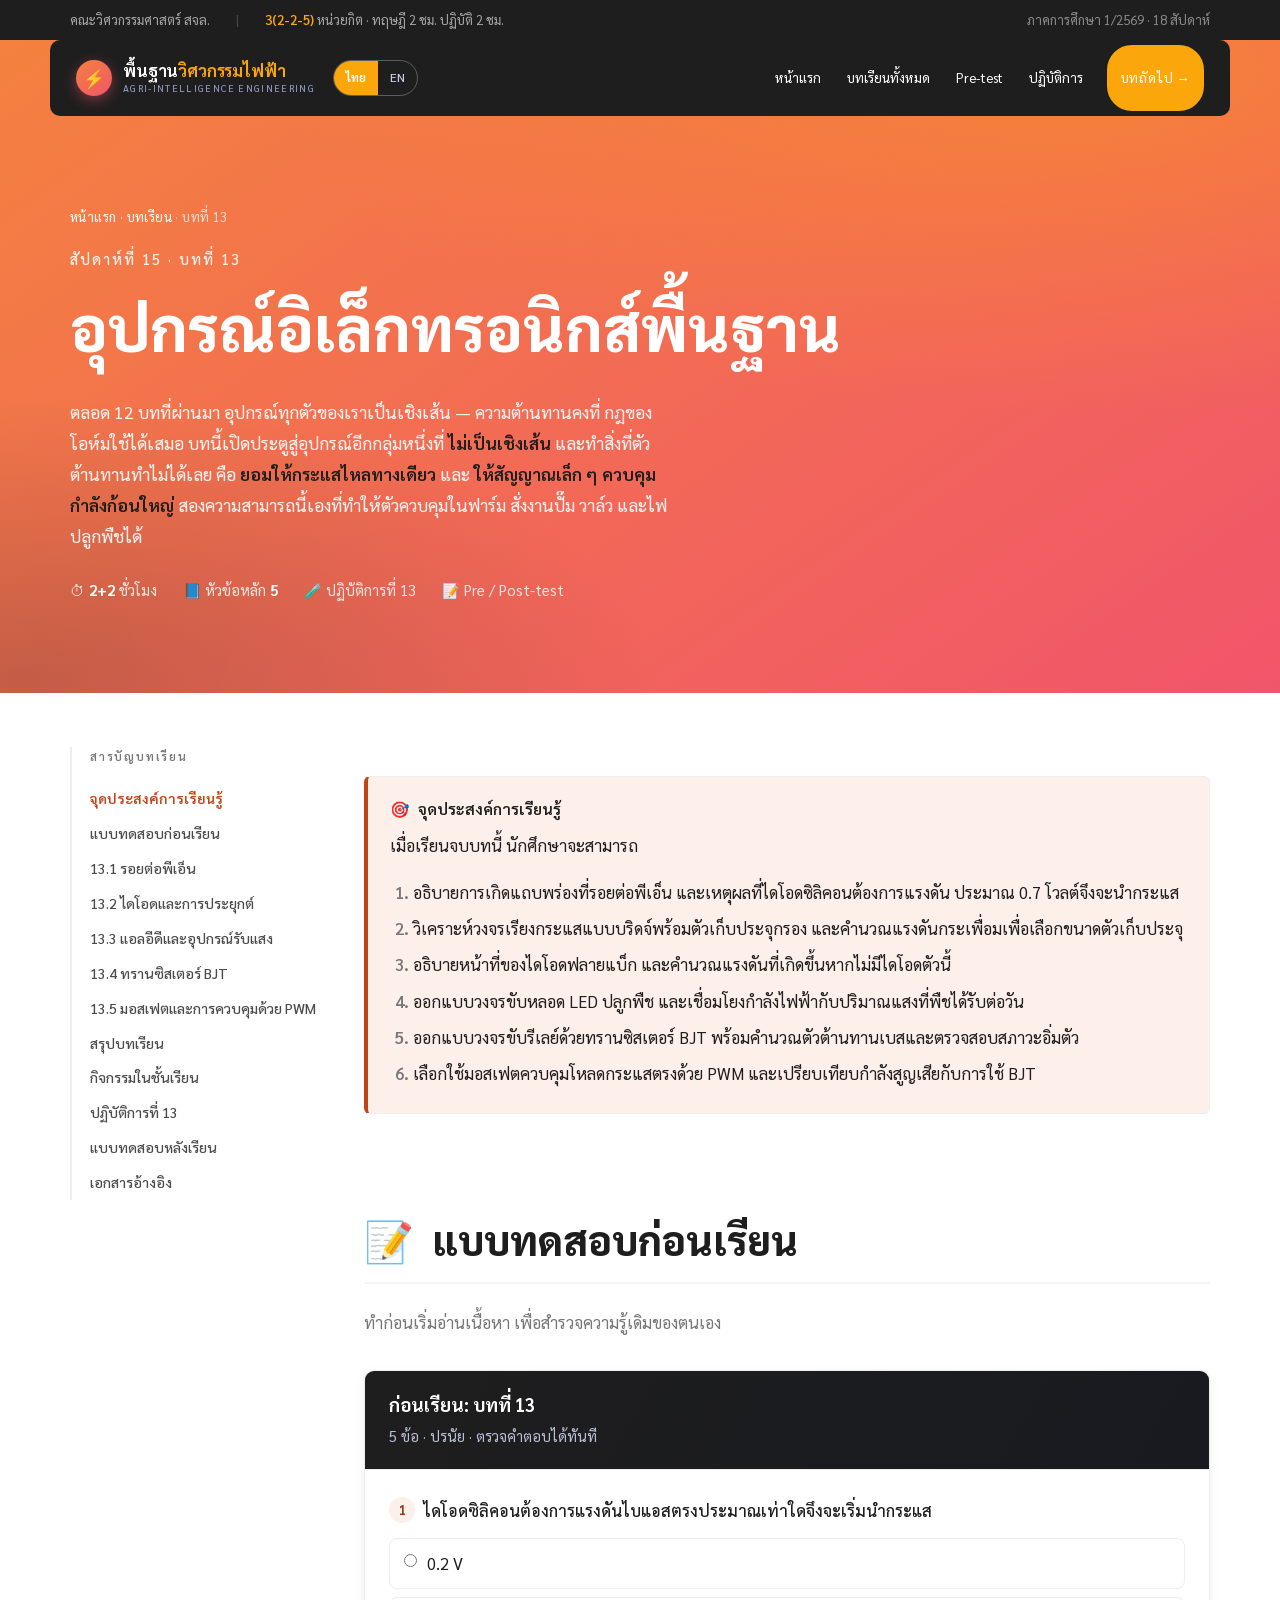
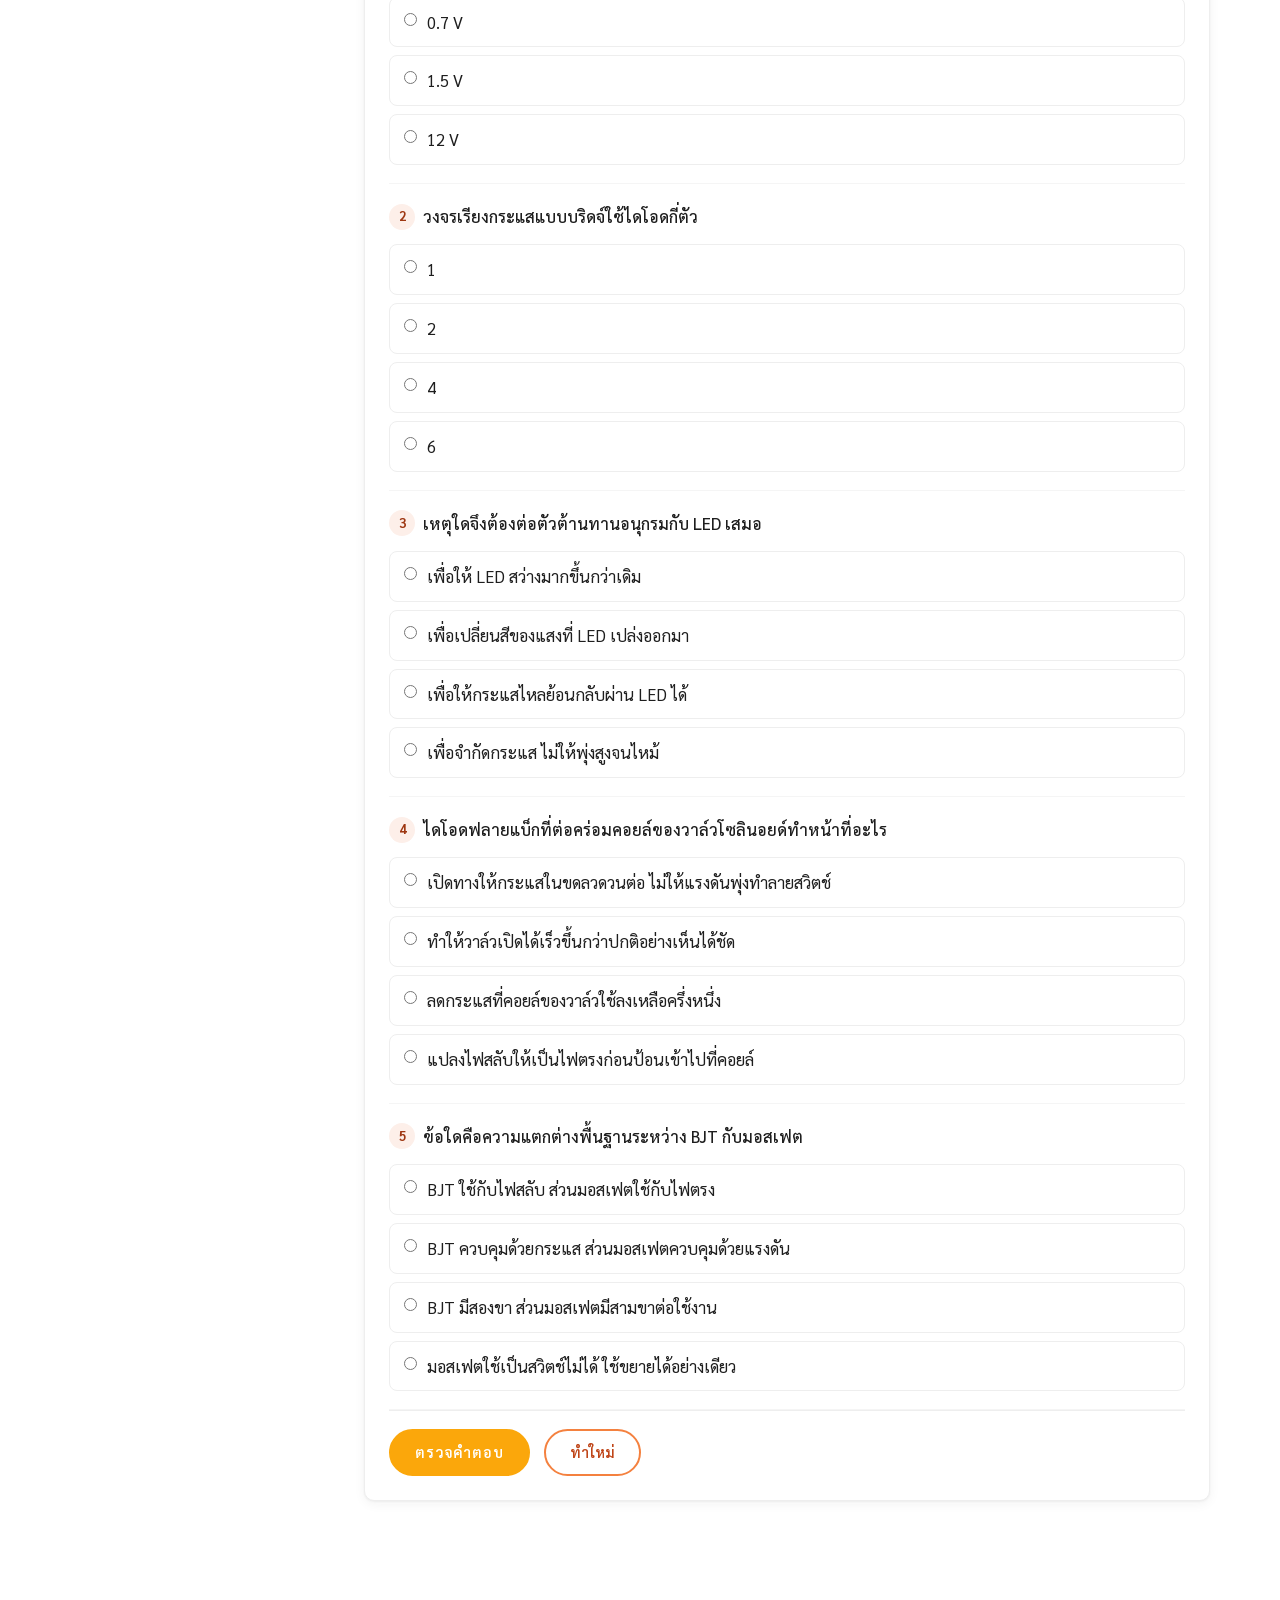
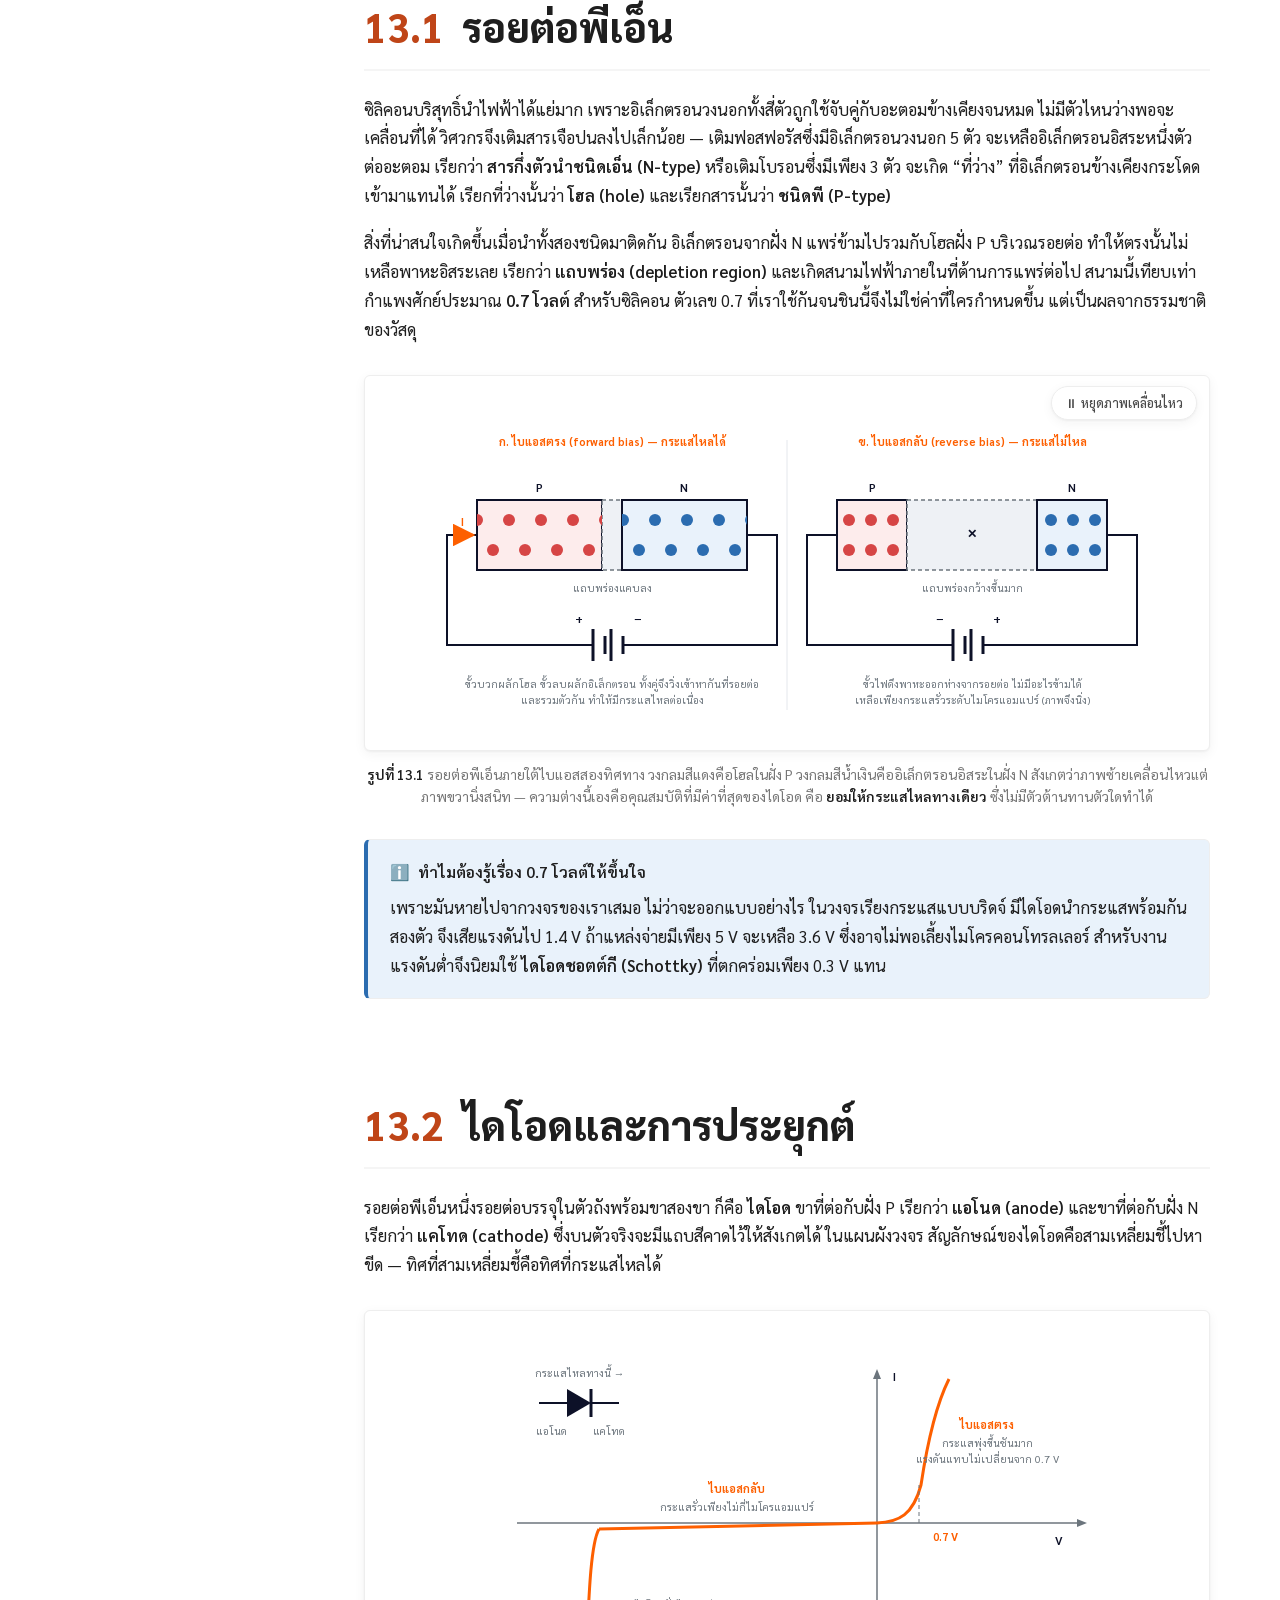
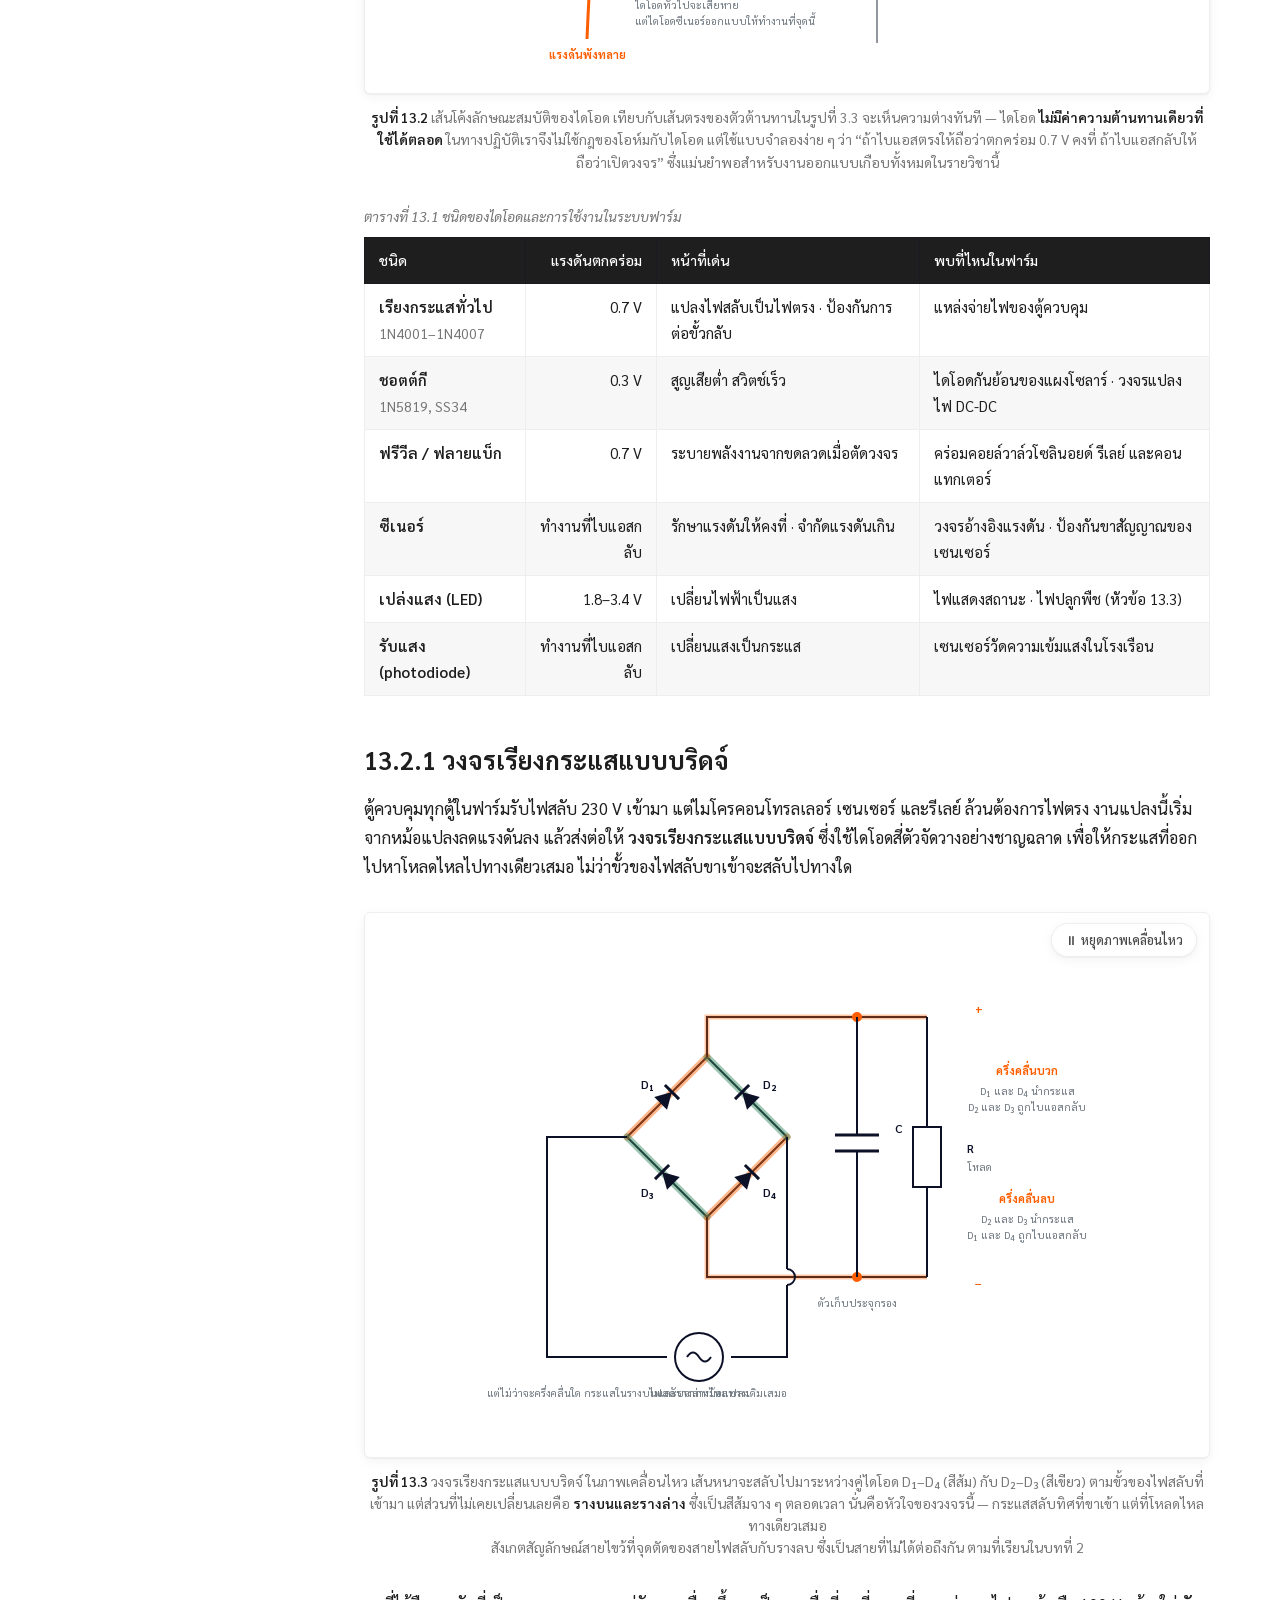
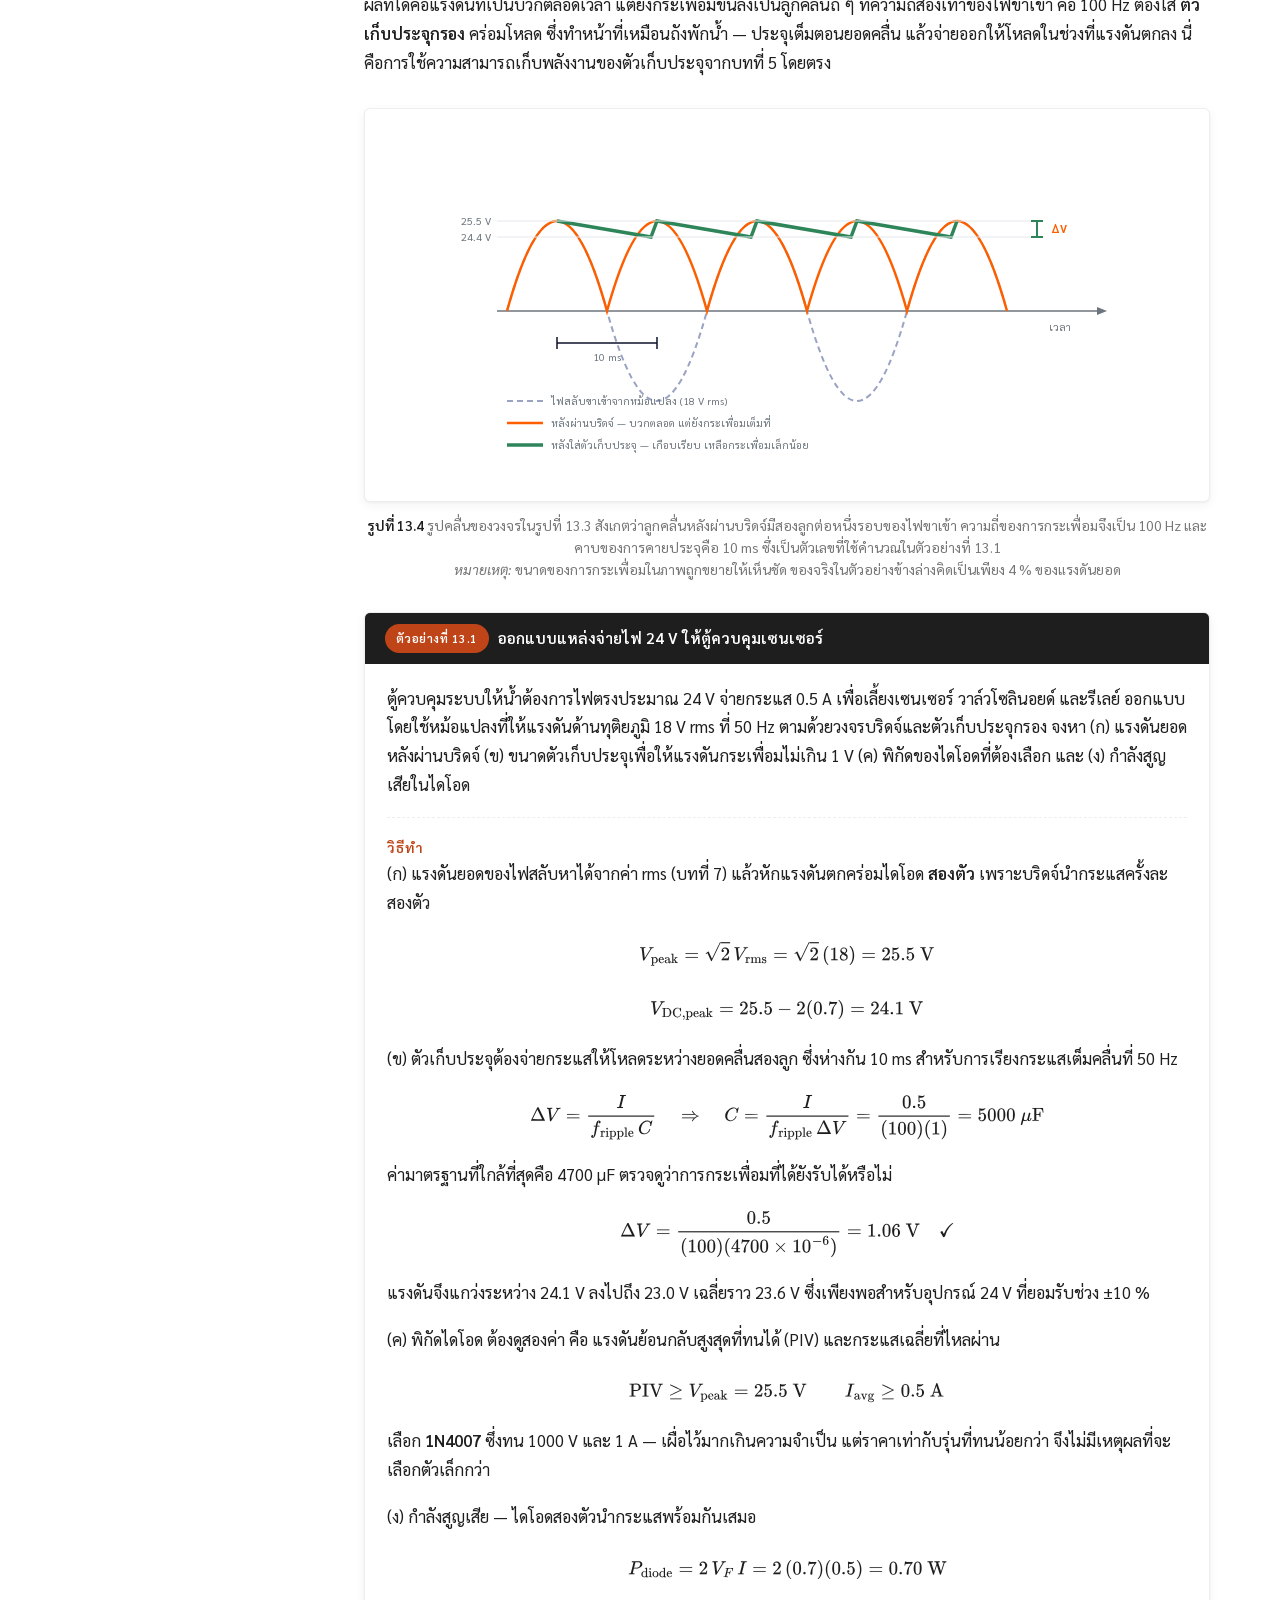
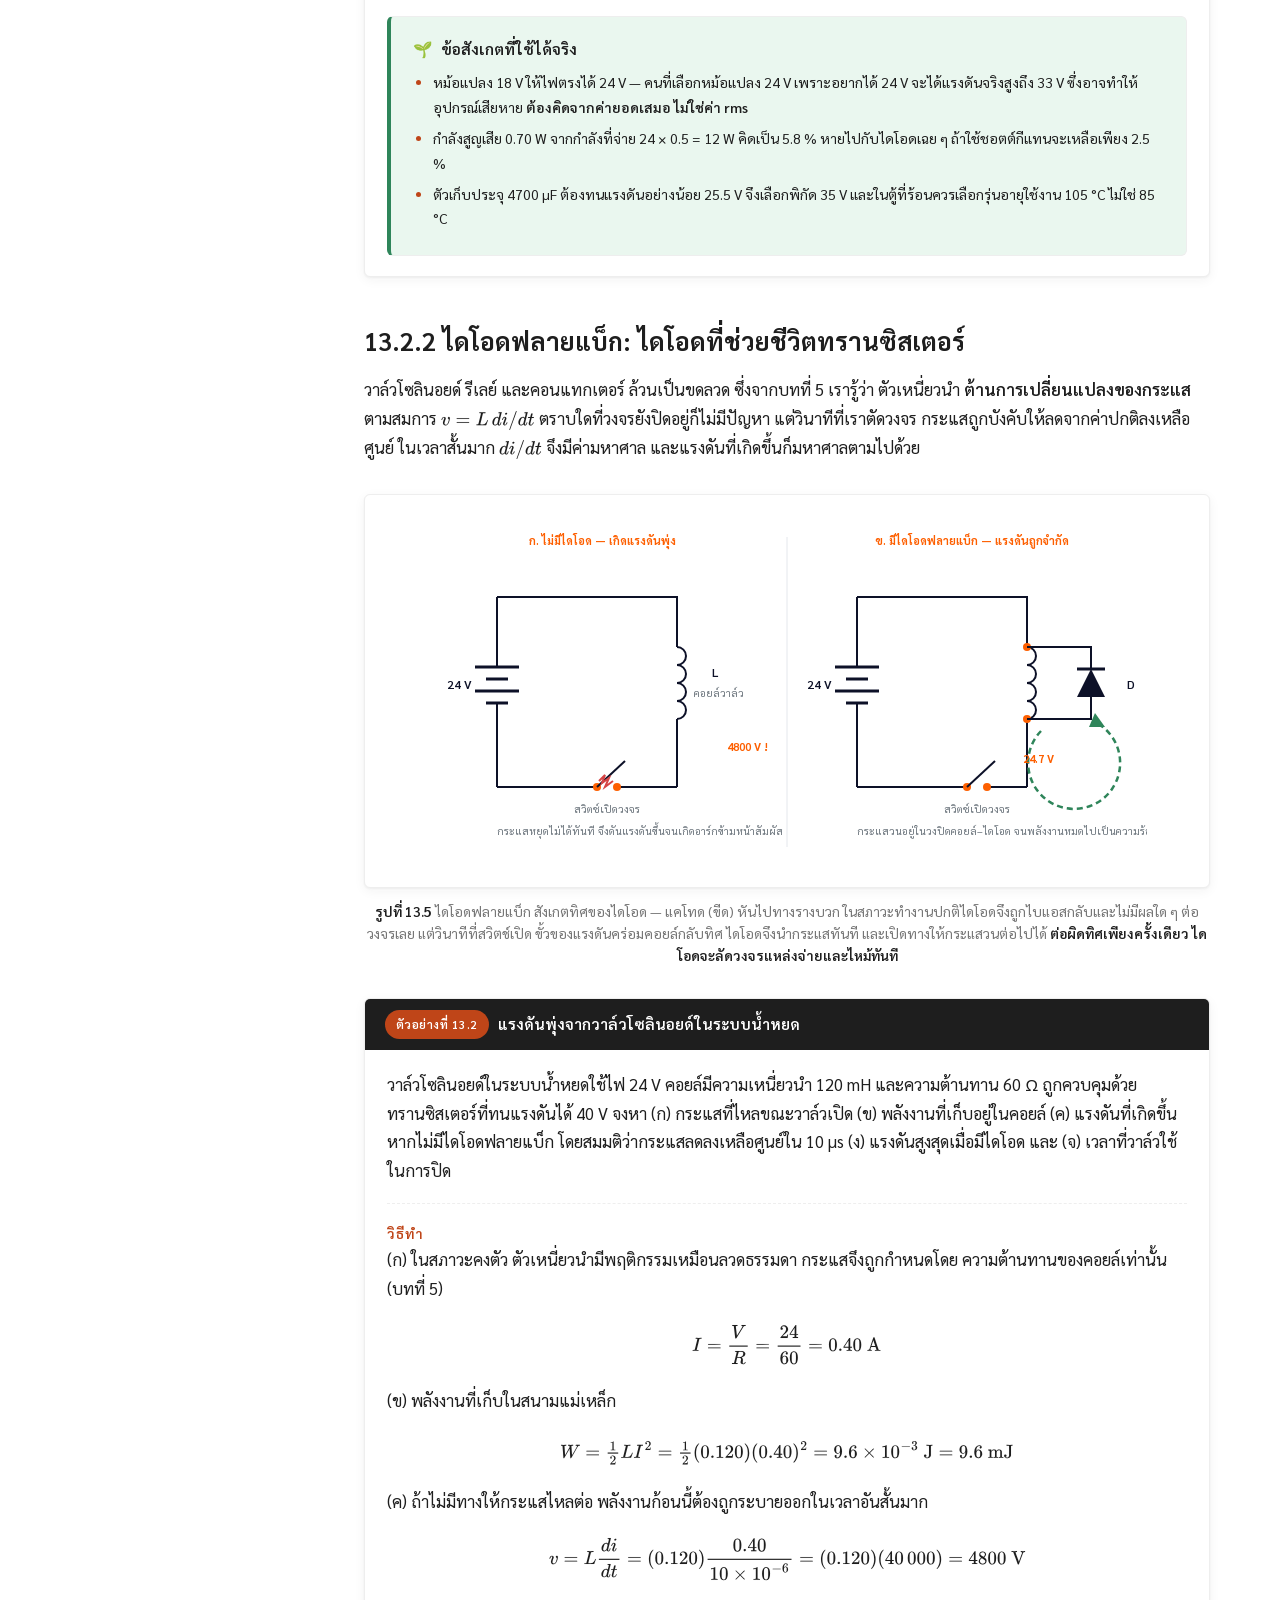
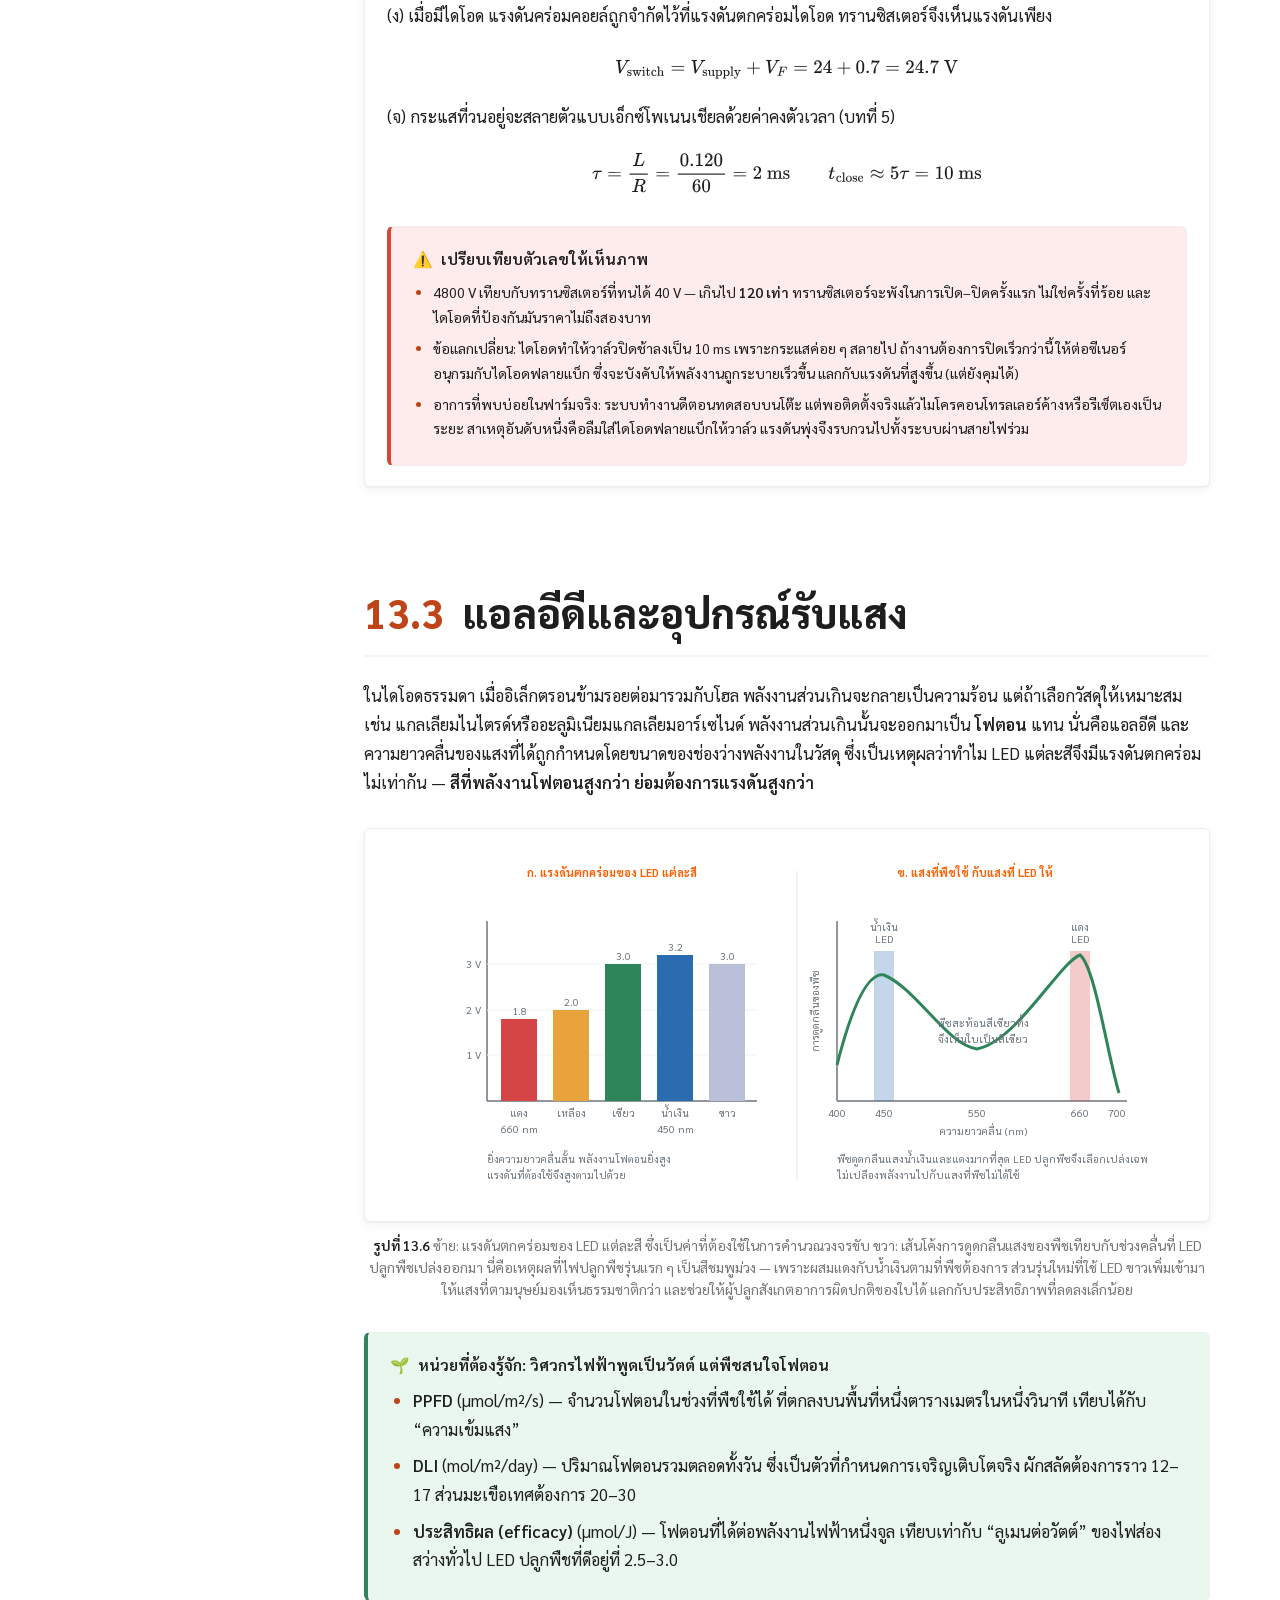
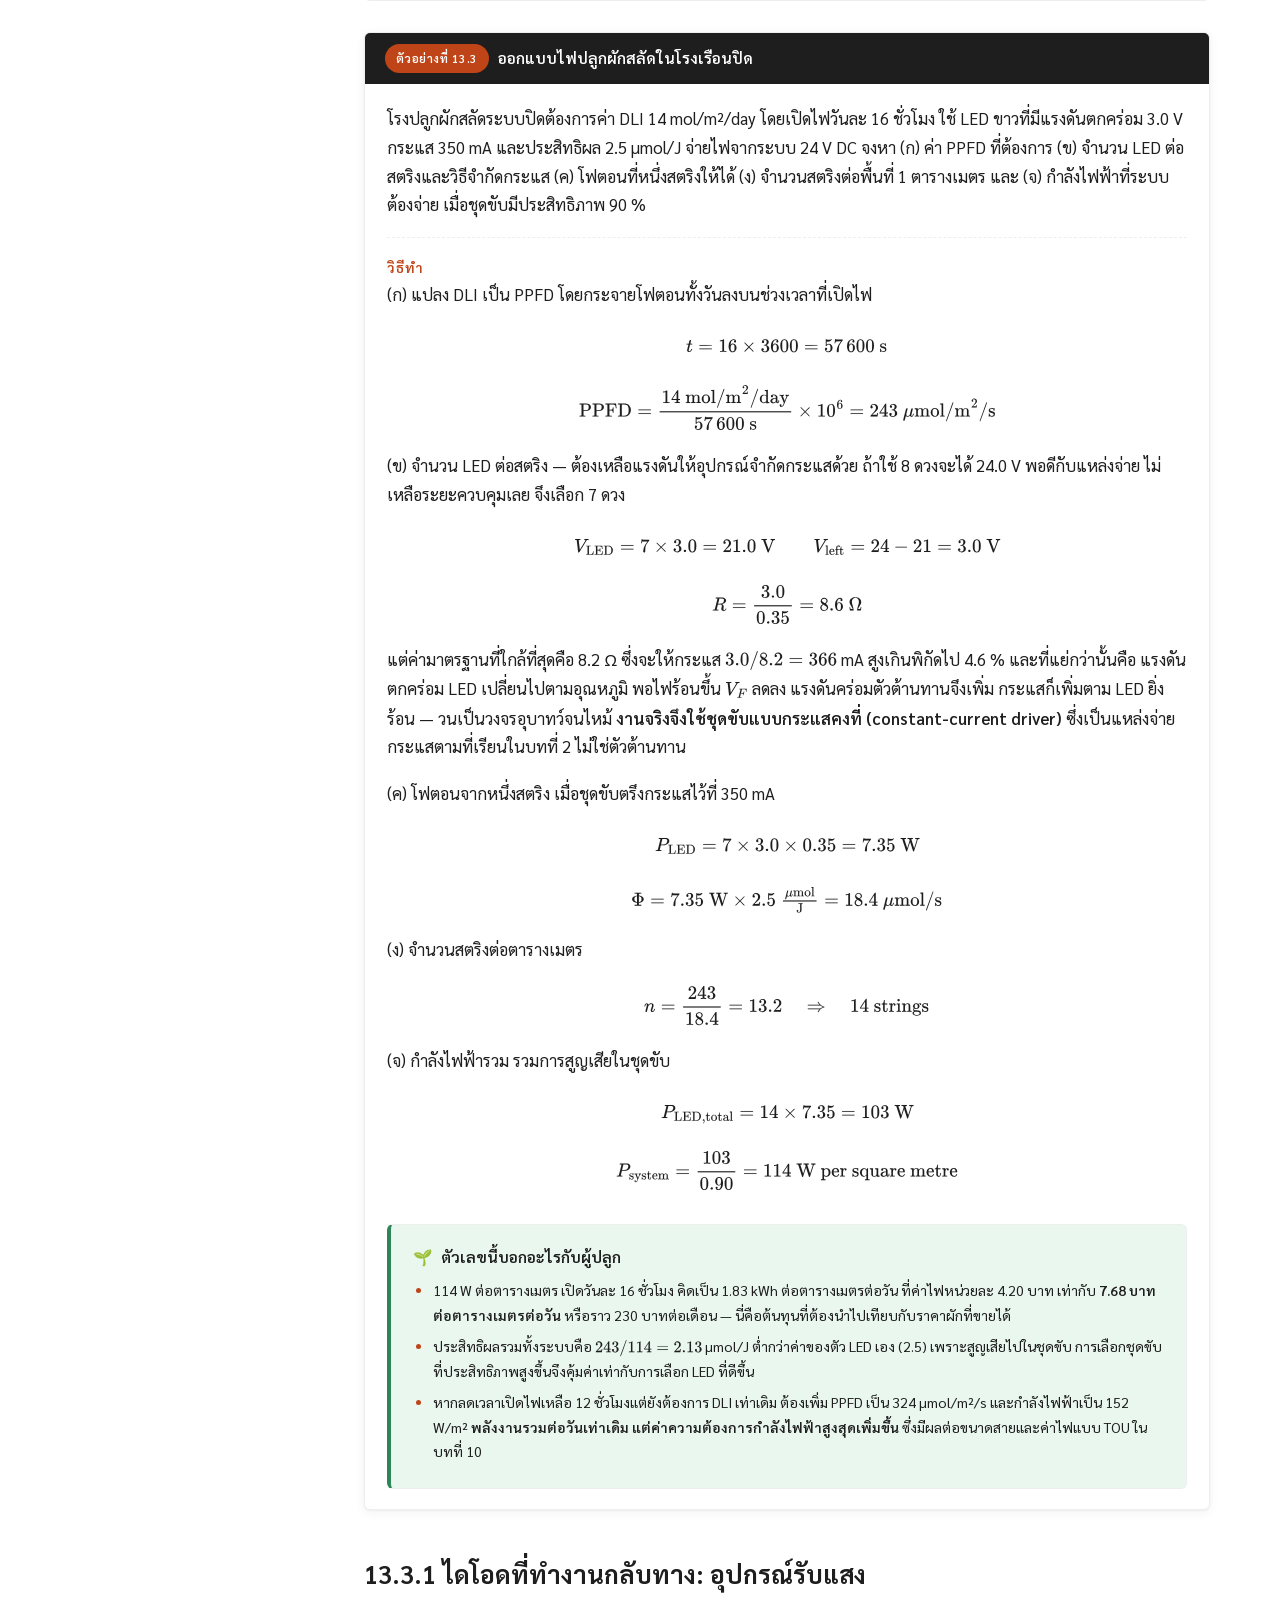
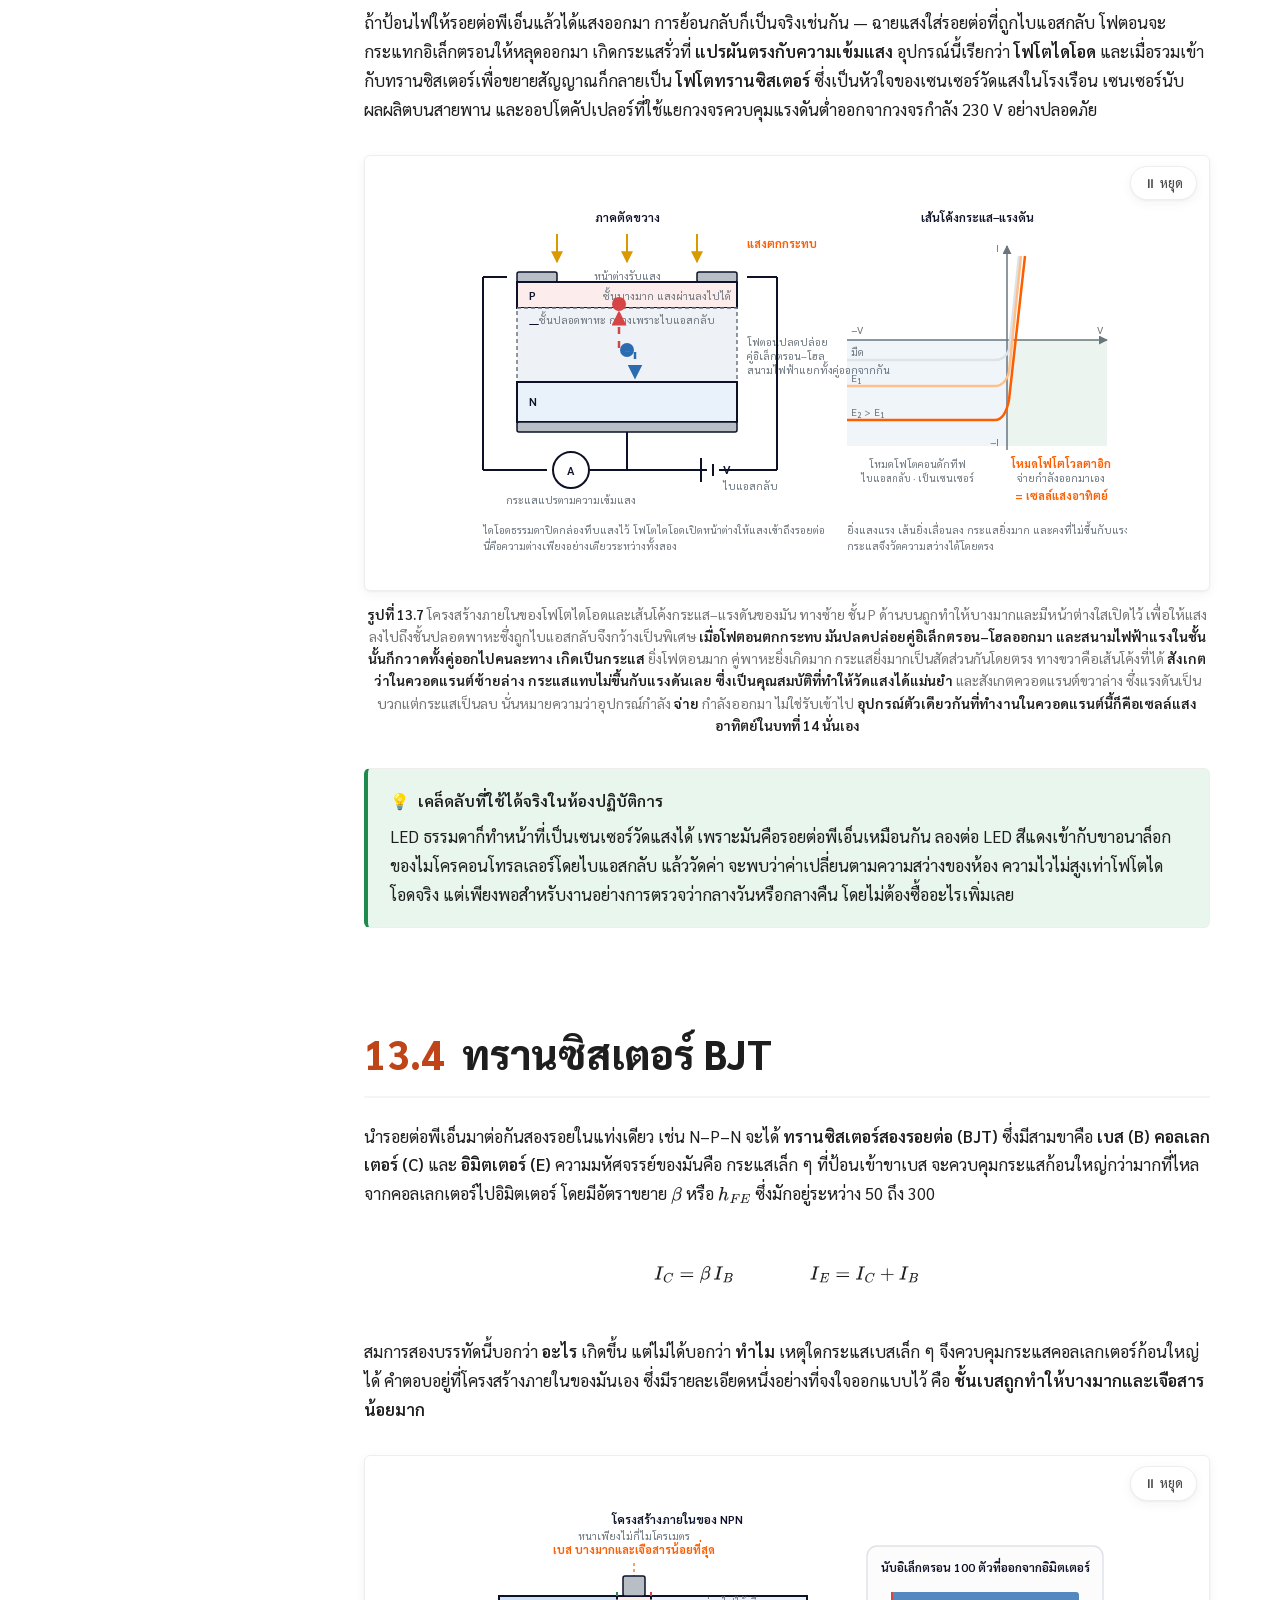
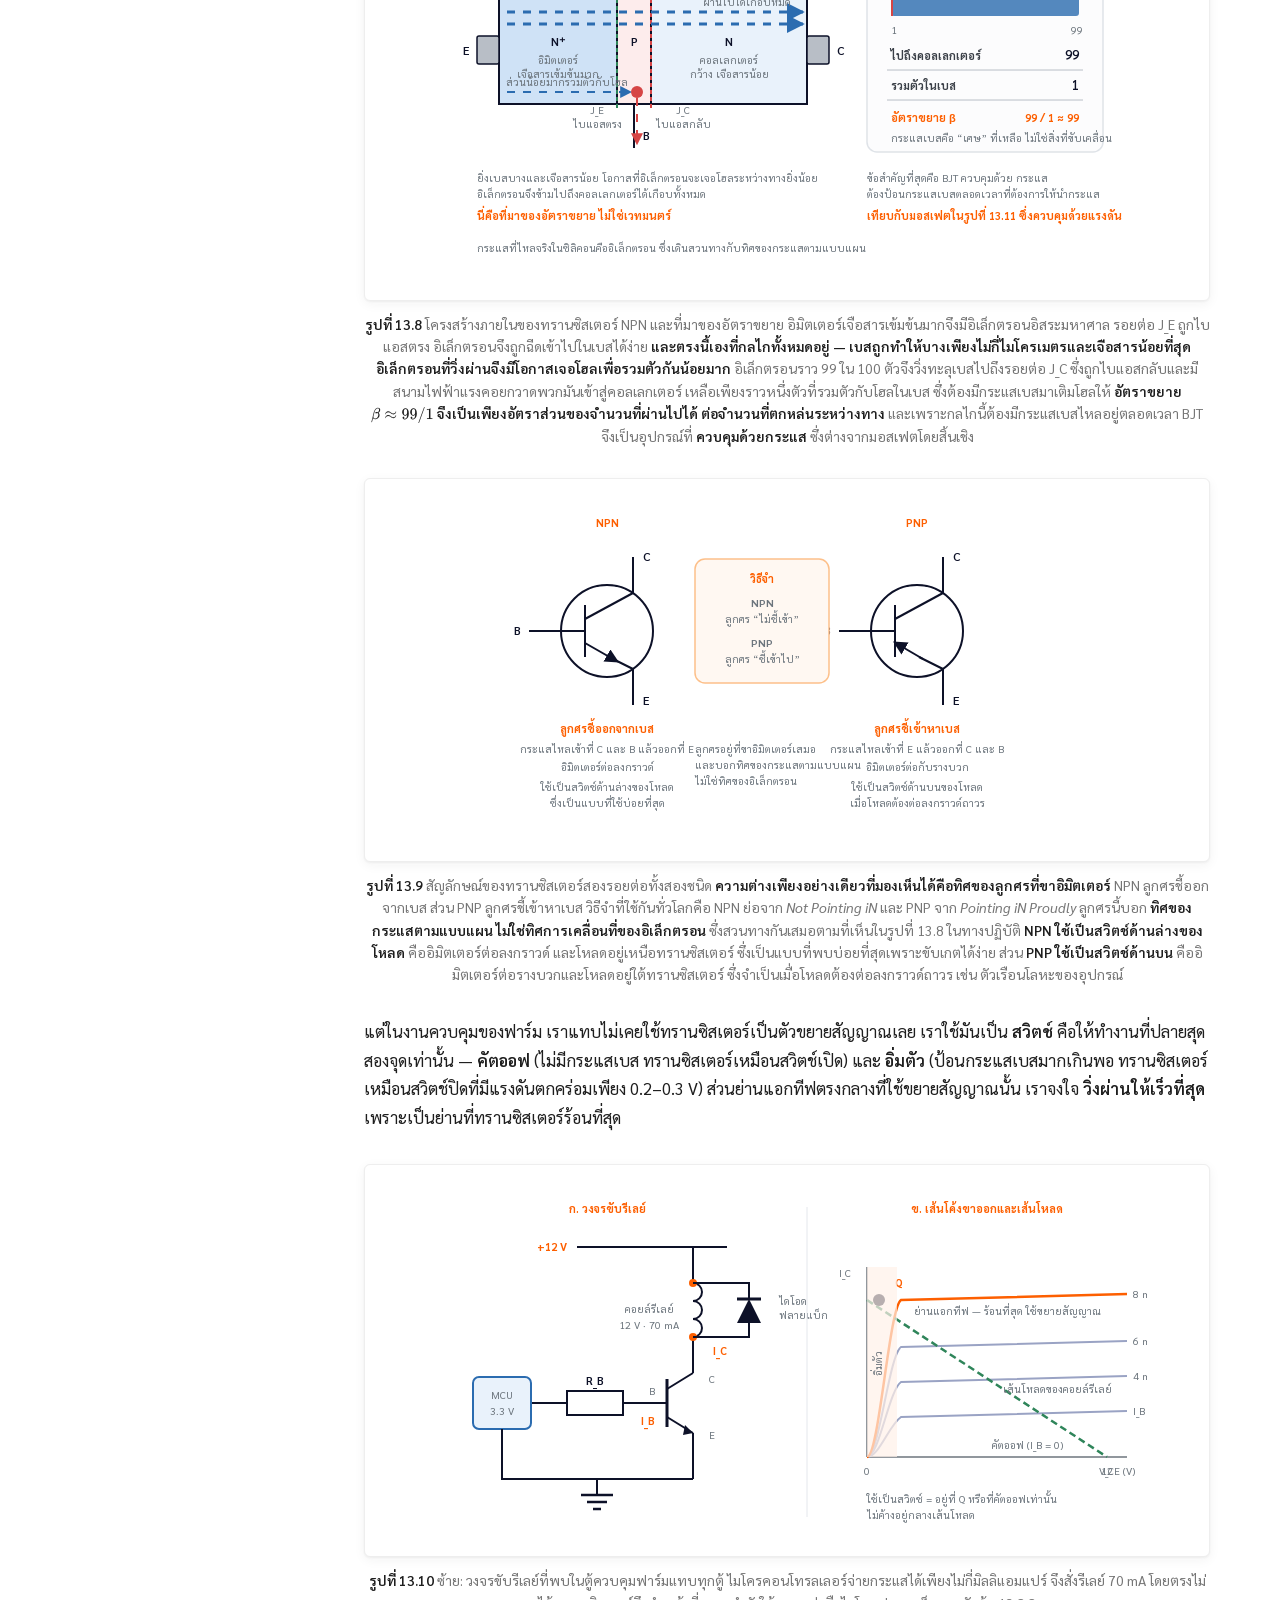
<file: chapters/ch13.html>
<!DOCTYPE html>
<html lang="th">
<head>
<meta charset="UTF-8">
<meta name="viewport" content="width=device-width, initial-scale=1, viewport-fit=cover">
<title>บทที่ 13 อุปกรณ์อิเล็กทรอนิกส์พื้นฐาน | Fundamental of Electrical Engineering</title>
<meta name="description" content="Chapter 13 — The PN junction, diodes, LEDs, BJTs and MOSFETs, with applications in smart-agriculture electronics.">
<meta name="author" content="Jedsada Saijai">
<link rel="preconnect" href="https://fonts.googleapis.com">
<link rel="preconnect" href="https://fonts.gstatic.com" crossorigin>
<link href="https://fonts.googleapis.com/css2?family=Poppins:wght@300;400;500;600;700;800&family=Sarabun:wght@400;500;600;700&display=swap" rel="stylesheet">
<link rel="stylesheet" href="../assets/css/style.css">
<link rel="icon" href="data:image/svg+xml,<svg xmlns='http://www.w3.org/2000/svg' viewBox='0 0 100 100'><text y='.9em' font-size='90'>⚡</text></svg>">
<script>
  try {
    var l = localStorage.getItem('fee.lang');
    if (l === 'en' || l === 'th') document.documentElement.setAttribute('lang', l);
  } catch (e) {}
</script>
<script src="../assets/js/mathjax-config.js"></script>
<script defer src="../assets/vendor/mathjax/tex-svg.js"></script>
<style>
  .sys-fig text { font-family: var(--font-sans); }
  .sys-fig .lbl { font-size: 12px; font-weight: 600; fill: #0d1128; }
  .sys-fig .sub { font-size: 10.5px; fill: #6c757d; }
  .sys-fig .cap { font-size: 11px; font-weight: 700; fill: #fd5f00; }
  .sys-fig .wire { stroke: #0d1128; stroke-width: 2; fill: none; }
  .sys-fig .sym  { stroke: #0d1128; stroke-width: 2; fill: #fff; }
  .sys-fig .axis { stroke: #6c757d; stroke-width: 1.5; }
  .sys-fig .node { fill: #fd5f00; }
  .sys-fig .hole { fill: #d64545; }
  .sys-fig .elec { fill: #2b6cb0; }
  .sys-fig .p-reg { fill: #fdecec; stroke: #0d1128; stroke-width: 2; }
  .sys-fig .n-reg { fill: #e9f2fb; stroke: #0d1128; stroke-width: 2; }
  .sys-fig .dep   { fill: #eef1f5; stroke: #6c757d; stroke-width: 1.5; stroke-dasharray: 4 3; }

  /* --- PN junction: majority carriers drift toward the junction ------
     Only the forward-biased panel moves. The reverse-biased panel is
     deliberately still — that contrast is the whole point.           */
  .pn-fig .flow { transform-box: view-box; }
  @keyframes pn-right { to { transform: translateX(32px); } }
  @keyframes pn-left  { to { transform: translateX(-32px); } }
  .pn-fig .drift-r { animation: pn-right 1.5s linear infinite; }
  .pn-fig .drift-l { animation: pn-left  1.5s linear infinite; }

  /* --- Bridge rectifier: the two conducting pairs alternate ---------- */
  .br-fig .half { transform-box: view-box; }
  @keyframes br-half { 0%, 42% { opacity: 1; } 50%, 100% { opacity: 0; } }
  .br-fig .half-a { animation: br-half 3.2s linear infinite; }
  .br-fig .half-b { animation: br-half 3.2s linear infinite; animation-delay: -1.6s; }

  /* --- MOSFET PWM: the duty cycle sweeps and the average follows ----- */
  .pwm-fig .pwm-pulse, .pwm-fig .pwm-avg, .pwm-fig .pwm-bar { transform-box: view-box; }
  @keyframes pwm-duty { from { transform: scaleX(0.15); } to { transform: scaleX(0.92); } }
  @keyframes pwm-avg  { from { transform: translateY(0); }  to { transform: translateY(-77px); } }
  @keyframes pwm-bar  { from { transform: scaleY(0.15); } to { transform: scaleY(0.92); } }
  .pwm-fig .pwm-pulse { animation: pwm-duty 4s ease-in-out infinite alternate; }
  .pwm-fig .p1 { transform-origin:  90px 0; }
  .pwm-fig .p2 { transform-origin: 180px 0; }
  .pwm-fig .p3 { transform-origin: 270px 0; }
  .pwm-fig .p4 { transform-origin: 360px 0; }
  .pwm-fig .p5 { transform-origin: 450px 0; }
  .pwm-fig .pwm-avg { animation: pwm-avg 4s ease-in-out infinite alternate; }
  .pwm-fig .pwm-bar { transform-origin: 640px 190px;
                      animation: pwm-bar 4s ease-in-out infinite alternate; }

  /* --- Internal structure figures ------------------------------------
     Shared colouring: N material blue, P material red, metal grey, the
     gate oxide yellow. Carriers march along their paths so the route is
     unmistakable; every figure still reads correctly when paused.    --- */
  .sys-fig .n-plus  { fill: #cfe2f6; stroke: #0d1128; stroke-width: 2; }
  .sys-fig .metal   { fill: #b8bec6; stroke: #0d1128; stroke-width: 1.5; }
  .sys-fig .oxide   { fill: #fff3c4; stroke: #8a6d1a; stroke-width: 1.5; }
  .sys-fig .channel { fill: #2b6cb0; opacity: .55; }
  .sys-fig .photon  { stroke: #d99a00; stroke-width: 2; fill: none; }

  @keyframes str-march { to { stroke-dashoffset: -28; } }
  @keyframes str-fall  { to { transform: translateY(26px); } }
  @keyframes str-fade  { 0%, 45% { opacity: 1; } 55%, 100% { opacity: 0; } }

  /* Photodiode: photons rain down, and the pair they free is pulled
     apart by the field, the electron one way and the hole the other. */
  .pd-fig .ray, .pd-fig .carrier { transform-box: view-box; }
  .pd-fig .ray     { animation: str-fall 1.3s linear infinite; }
  .pd-fig .ray-b   { animation-delay: -0.43s; }
  .pd-fig .ray-c   { animation-delay: -0.87s; }
  .pd-fig .e-path  { stroke-dasharray: 7 7; animation: str-march 1.1s linear infinite; }
  .pd-fig .h-path  { stroke-dasharray: 7 7; animation: str-march 1.1s linear infinite reverse; }

  /* BJT: the emitter's electrons stream across the thin base, nearly
     all of them reaching the collector and a very few recombining.   */
  .bjt-fig .e-main { stroke-dasharray: 8 8; animation: str-march 0.9s linear infinite; }
  .bjt-fig .e-base { stroke-dasharray: 8 8; animation: str-march 3.6s linear infinite; }

  /* MOSFET: the two panels are stills, so only the carriers move; the
     channel of the right-hand panel pulses to show it is induced.    */
  .fet-fig .d-path  { stroke-dasharray: 8 8; animation: str-march 0.9s linear infinite; }
  .fet-fig .chan-hi { animation: str-fade 2.4s ease-in-out infinite alternate; }
</style>
</head>
<body data-chapter="ch13">

<!-- ============================================================ TOP BAR -->
<div class="topbar">
  <div class="topbar-inner">
    <span><span class="th">คณะวิศวกรรมศาสตร์ สจล.</span><span class="en">School of Engineering, KMITL</span></span>
    <span class="sep">|</span>
    <span><b>3(2-2-5)</b>&nbsp;<span class="th">หน่วยกิต · ทฤษฎี 2 ชม. ปฏิบัติ 2 ชม.</span><span class="en">credits · 2 h lecture, 2 h lab</span></span>
    <span class="right"><span class="th">ภาคการศึกษา 1/2569 · 18 สัปดาห์</span><span class="en">Semester 1/2026 · 18 weeks</span></span>
  </div>
</div>

<!-- ======================================================== NAVIGATION -->
<nav class="nav">
  <div class="nav-inner">
    <a class="brand" href="../index.html">
      <span class="brand-mark">⚡</span>
      <span class="brand-text"><span class="th">พื้นฐาน<span class="hi">วิศวกรรมไฟฟ้า</span></span><span class="en">Fundamental of <span class="hi">Electrical Engineering</span></span><small>Agri-Intelligence Engineering</small></span>
    </a>
    <div class="lang-switch" role="group" aria-label="Language">
      <button type="button" data-lang="th" aria-pressed="true">ไทย</button>
      <button type="button" data-lang="en" aria-pressed="false">EN</button>
    </div>
    <button class="nav-toggle" type="button" aria-expanded="false" aria-controls="nav-links" aria-label="Menu">☰</button>
    <ul class="nav-links" id="nav-links">
      <li><a href="../index.html"><span class="th">หน้าแรก</span><span class="en">Home</span></a></li>
      <li><a href="../index.html#chapters"><span class="th">บทเรียนทั้งหมด</span><span class="en">All chapters</span></a></li>
      <li><a href="#pretest"><span class="th">Pre-test</span><span class="en">Pre-test</span></a></li>
      <li><a href="#lab"><span class="th">ปฏิบัติการ</span><span class="en">Laboratory</span></a></li>
      <li><a href="ch14.html" class="btn btn-primary btn-sm" style="color:#fff">
        <span class="th">บทถัดไป</span><span class="en">Next</span> →</a></li>
    </ul>
  </div>
</nav>

<!-- =============================================================== HERO -->
<header class="hero">
  <div class="container">
    <div class="breadcrumb">
      <a href="../index.html"><span class="th">หน้าแรก</span><span class="en">Home</span></a> ·
      <a href="../index.html#chapters"><span class="th">บทเรียน</span><span class="en">Chapters</span></a> ·
      <span class="th">บทที่ 13</span><span class="en">Chapter 13</span>
    </div>
    <span class="eyebrow"><span class="th">สัปดาห์ที่ 15 · บทที่ 13</span><span class="en">Week 15 · Chapter 13</span></span>
    <h1><span class="th">อุปกรณ์อิเล็กทรอนิกส์พื้นฐาน</span>
        <span class="en">Basic Electronic Devices</span></h1>
    <p class="lead">
      <span class="th">ตลอด 12 บทที่ผ่านมา อุปกรณ์ทุกตัวของเราเป็นเชิงเส้น —
        ความต้านทานคงที่ กฎของโอห์มใช้ได้เสมอ บทนี้เปิดประตูสู่อุปกรณ์อีกกลุ่มหนึ่งที่
        <b>ไม่เป็นเชิงเส้น</b> และทำสิ่งที่ตัวต้านทานทำไม่ได้เลย คือ <b>ยอมให้กระแสไหลทางเดียว</b>
        และ <b>ให้สัญญาณเล็ก ๆ ควบคุมกำลังก้อนใหญ่</b> สองความสามารถนี้เองที่ทำให้ตัวควบคุมในฟาร์ม
        สั่งงานปั๊ม วาล์ว และไฟปลูกพืชได้</span>
      <span class="en">For twelve chapters every element we met was linear: a fixed resistance, Ohm's law
        always valid. This chapter opens the door to a different family of devices that are
        <b>non-linear</b>, and that do two things no resistor can — they <b>let current pass one way
        only</b>, and they <b>let a tiny signal command a large amount of power</b>. Those two abilities
        are what allow a controller to operate a farm's pumps, valves and grow lights.</span>
    </p>
    <div class="hero-meta">
      <span>⏱ <strong>2+2</strong> <span class="th">ชั่วโมง</span><span class="en">hours</span></span>
      <span>📘 <span class="th">หัวข้อหลัก</span><span class="en">Main topics</span> <strong>5</strong></span>
      <span>🧪 <span class="th">ปฏิบัติการที่ 13</span><span class="en">Laboratory 13</span></span>
      <span>📝 <span class="th">Pre / Post-test</span><span class="en">Pre / post-test</span></span>
    </div>
  </div>
</header>

<div class="container">
<div class="chapter-layout">

  <!-- ============================================================= TOC -->
  <aside class="toc">
    <div class="toc-title"><span class="th">สารบัญบทเรียน</span><span class="en">On this page</span></div>
    <ul>
      <li><a href="#objectives"><span class="th">จุดประสงค์การเรียนรู้</span><span class="en">Objectives</span></a></li>
      <li><a href="#pretest"><span class="th">แบบทดสอบก่อนเรียน</span><span class="en">Pre-test</span></a></li>
      <li><a href="#s1"><span class="th">13.1 รอยต่อพีเอ็น</span><span class="en">13.1 The PN junction</span></a></li>
      <li><a href="#s2"><span class="th">13.2 ไดโอดและการประยุกต์</span><span class="en">13.2 Diodes and their uses</span></a></li>
      <li><a href="#s3"><span class="th">13.3 แอลอีดีและอุปกรณ์รับแสง</span><span class="en">13.3 LEDs and light sensors</span></a></li>
      <li><a href="#s4"><span class="th">13.4 ทรานซิสเตอร์ BJT</span><span class="en">13.4 The BJT</span></a></li>
      <li><a href="#s5"><span class="th">13.5 มอสเฟตและการควบคุมด้วย PWM</span><span class="en">13.5 MOSFETs and PWM</span></a></li>
      <li><a href="#summary"><span class="th">สรุปบทเรียน</span><span class="en">Summary</span></a></li>
      <li><a href="#activity"><span class="th">กิจกรรมในชั้นเรียน</span><span class="en">Class activity</span></a></li>
      <li><a href="#lab"><span class="th">ปฏิบัติการที่ 13</span><span class="en">Laboratory 13</span></a></li>
      <li><a href="#posttest"><span class="th">แบบทดสอบหลังเรียน</span><span class="en">Post-test</span></a></li>
      <li><a href="#refs"><span class="th">เอกสารอ้างอิง</span><span class="en">References</span></a></li>
    </ul>
  </aside>

  <!-- ==================================================== CHAPTER BODY -->
  <main class="chapter-body">

    <!-- ---------------------------------------------------- Objectives -->
    <section id="objectives">
      <div class="callout callout-objective">
        <div class="callout-title">🎯 <span class="th">จุดประสงค์การเรียนรู้</span>
          <span class="en">Learning objectives</span></div>
        <p><span class="th">เมื่อเรียนจบบทนี้ นักศึกษาจะสามารถ</span>
           <span class="en">After this chapter you will be able to:</span></p>
        <ol>
          <li><span class="th">อธิบายการเกิดแถบพร่องที่รอยต่อพีเอ็น และเหตุผลที่ไดโอดซิลิคอนต้องการแรงดัน
            ประมาณ 0.7 โวลต์จึงจะนำกระแส</span>
            <span class="en">explain how the depletion region forms at a PN junction, and why a silicon diode
            needs about 0.7 V before it conducts;</span></li>
          <li><span class="th">วิเคราะห์วงจรเรียงกระแสแบบบริดจ์พร้อมตัวเก็บประจุกรอง
            และคำนวณแรงดันกระเพื่อมเพื่อเลือกขนาดตัวเก็บประจุ</span>
            <span class="en">analyse a bridge rectifier with a smoothing capacitor, and compute the ripple in
            order to size that capacitor;</span></li>
          <li><span class="th">อธิบายหน้าที่ของไดโอดฟลายแบ็ก และคำนวณแรงดันที่เกิดขึ้นหากไม่มีไดโอดตัวนี้</span>
            <span class="en">explain what a flyback diode does, and calculate the voltage that appears if it
            is left out;</span></li>
          <li><span class="th">ออกแบบวงจรขับหลอด LED ปลูกพืช และเชื่อมโยงกำลังไฟฟ้ากับปริมาณแสงที่พืชได้รับต่อวัน</span>
            <span class="en">design a drive circuit for horticultural LEDs, and relate the electrical power
            to the light a crop receives each day;</span></li>
          <li><span class="th">ออกแบบวงจรขับรีเลย์ด้วยทรานซิสเตอร์ BJT พร้อมคำนวณตัวต้านทานเบสและตรวจสอบสภาวะอิ่มตัว</span>
            <span class="en">design a BJT relay driver, compute the base resistor and verify
            saturation;</span></li>
          <li><span class="th">เลือกใช้มอสเฟตควบคุมโหลดกระแสตรงด้วย PWM และเปรียบเทียบกำลังสูญเสียกับการใช้ BJT</span>
            <span class="en">select a MOSFET to control a DC load by PWM, and compare its losses with a
            BJT's.</span></li>
        </ol>
      </div>
    </section>

    <!-- ------------------------------------------------------ Pre-test -->
    <section id="pretest">
      <h2><span class="num">📝</span><span class="th">แบบทดสอบก่อนเรียน</span>
          <span class="en">Pre-test</span></h2>
      <p class="muted"><span class="th">ทำก่อนเริ่มอ่านเนื้อหา เพื่อสำรวจความรู้เดิมของตนเอง</span>
        <span class="en">Take this before reading, to see what you already know.</span></p>

      <section class="quiz" id="pretest-q" data-quiz="pre" data-chapter="ch13">
        <div class="quiz-head">
          <h3><span class="th">ก่อนเรียน: บทที่ 13</span><span class="en">Pre-test: Chapter 13</span></h3>
          <p><span class="th">5 ข้อ · ปรนัย · ตรวจคำตอบได้ทันที</span>
             <span class="en">5 multiple-choice questions · marked instantly</span></p>
        </div>
        <div class="quiz-body">

          <div class="q" data-answer="b"
               data-explain-th="ไดโอดซิลิคอนต้องการแรงดันไบแอสตรงประมาณ 0.7 V เพื่อเอาชนะกำแพงศักย์ที่แถบพร่อง จึงจะเริ่มนำกระแสได้ (หัวข้อ 13.1)"
               data-explain-en="A silicon diode needs about 0.7 V of forward bias to overcome the potential barrier of the depletion region before it conducts (Section 13.1).">
            <div class="q-text"><span class="th">ไดโอดซิลิคอนต้องการแรงดันไบแอสตรงประมาณเท่าใดจึงจะเริ่มนำกระแส</span>
              <span class="en">Roughly what forward voltage does a silicon diode need before it conducts?</span></div>
            <div class="opts">
              <label class="opt" data-opt="a"><span>0.2 V</span></label>
              <label class="opt" data-opt="b"><span>0.7 V</span></label>
              <label class="opt" data-opt="c"><span>1.5 V</span></label>
              <label class="opt" data-opt="d"><span>12 V</span></label>
            </div>
          </div>

          <div class="q" data-answer="c"
               data-explain-th="วงจรเรียงกระแสแบบบริดจ์ใช้ไดโอด 4 ตัว โดยนำกระแสครั้งละ 2 ตัวสลับกันตามครึ่งคลื่นบวกและลบ ทำให้ได้เอาต์พุตแบบเต็มคลื่น (หัวข้อ 13.2)"
               data-explain-en="A bridge rectifier uses four diodes, two conducting at a time on alternate half-cycles, giving full-wave output (Section 13.2).">
            <div class="q-text"><span class="th">วงจรเรียงกระแสแบบบริดจ์ใช้ไดโอดกี่ตัว</span>
              <span class="en">How many diodes does a bridge rectifier use?</span></div>
            <div class="opts">
              <label class="opt" data-opt="a"><span>1</span></label>
              <label class="opt" data-opt="b"><span>2</span></label>
              <label class="opt" data-opt="c"><span>4</span></label>
              <label class="opt" data-opt="d"><span>6</span></label>
            </div>
          </div>

          <div class="q" data-answer="d"
               data-explain-th="LED มีลักษณะสมบัติ V–I ที่ชันมาก แรงดันเพิ่มขึ้นเพียงเล็กน้อยทำให้กระแสพุ่งสูงจนไหม้ จึงต้องมีตัวต้านทานหรือวงจรจ่ายกระแสคงที่มาจำกัดกระแส (หัวข้อ 13.3)"
               data-explain-en="An LED's V–I curve is extremely steep: a small rise in voltage sends the current up until the LED burns out, so a resistor or a constant-current driver must limit it (Section 13.3).">
            <div class="q-text"><span class="th">เหตุใดจึงต้องต่อตัวต้านทานอนุกรมกับ LED เสมอ</span>
              <span class="en">Why must an LED always have a series resistor?</span></div>
            <div class="opts">
              <label class="opt" data-opt="a"><span><span class="th">เพื่อให้ LED สว่างมากขึ้นกว่าเดิม</span><span class="en">To make the LED shine more brightly</span></span></label>
              <label class="opt" data-opt="b"><span><span class="th">เพื่อเปลี่ยนสีของแสงที่ LED เปล่งออกมา</span><span class="en">To change the colour of the light that it gives out</span></span></label>
              <label class="opt" data-opt="c"><span><span class="th">เพื่อให้กระแสไหลย้อนกลับผ่าน LED ได้</span><span class="en">To let current flow backwards through the device</span></span></label>
              <label class="opt" data-opt="d"><span><span class="th">เพื่อจำกัดกระแส ไม่ให้พุ่งสูงจนไหม้</span><span class="en">To limit the current, which would otherwise destroy it</span></span></label>
            </div>
          </div>

          <div class="q" data-answer="a"
               data-explain-th="เมื่อตัดวงจรขดลวด กระแสที่ไหลอยู่ไม่สามารถหยุดทันทีได้ จึงเกิดแรงดันย้อนกลับสูงมากตาม v = L·di/dt ไดโอดฟลายแบ็กเปิดทางให้กระแสวนต่อจนหมดพลังงาน ป้องกันไม่ให้ทรานซิสเตอร์พัง (หัวข้อ 13.2)"
               data-explain-en="When a coil's circuit is broken the current cannot stop instantly, so a large reverse voltage appears, v = L·di/dt. The flyback diode gives that current a path to circulate until its energy is gone, saving the transistor (Section 13.2).">
            <div class="q-text"><span class="th">ไดโอดฟลายแบ็กที่ต่อคร่อมคอยล์ของวาล์วโซลินอยด์ทำหน้าที่อะไร</span>
              <span class="en">What does the flyback diode across a solenoid valve's coil do?</span></div>
            <div class="opts">
              <label class="opt" data-opt="a"><span><span class="th">เปิดทางให้กระแสในขดลวดวนต่อ ไม่ให้แรงดันพุ่งทำลายสวิตช์</span><span class="en">Gives the coil's current somewhere to go, sparing the switch</span></span></label>
              <label class="opt" data-opt="b"><span><span class="th">ทำให้วาล์วเปิดได้เร็วขึ้นกว่าปกติอย่างเห็นได้ชัด</span><span class="en">Makes the valve open a good deal faster than usual</span></span></label>
              <label class="opt" data-opt="c"><span><span class="th">ลดกระแสที่คอยล์ของวาล์วใช้ลงเหลือครึ่งหนึ่ง</span><span class="en">Halves the current that the valve's coil draws</span></span></label>
              <label class="opt" data-opt="d"><span><span class="th">แปลงไฟสลับให้เป็นไฟตรงก่อนป้อนเข้าไปที่คอยล์</span><span class="en">Rectifies AC into DC before it feeds the coil</span></span></label>
            </div>
          </div>

          <div class="q" data-answer="b"
               data-explain-th="BJT ควบคุมด้วยกระแสเบส จึงต้องจ่ายกระแสเข้าขาเบสตลอดเวลาที่นำกระแส ส่วนมอสเฟตควบคุมด้วยแรงดันที่ขาเกต แทบไม่กินกระแสในสภาวะคงที่ (หัวข้อ 13.4 และ 13.5)"
               data-explain-en="A BJT is controlled by base current, which must be supplied the whole time it conducts; a MOSFET is controlled by gate voltage and draws almost no steady current (Sections 13.4 and 13.5).">
            <div class="q-text"><span class="th">ข้อใดคือความแตกต่างพื้นฐานระหว่าง BJT กับมอสเฟต</span>
              <span class="en">What is the fundamental difference between a BJT and a MOSFET?</span></div>
            <div class="opts">
              <label class="opt" data-opt="a"><span><span class="th">BJT ใช้กับไฟสลับ ส่วนมอสเฟตใช้กับไฟตรง</span><span class="en">A BJT works on AC while a MOSFET works on DC</span></span></label>
              <label class="opt" data-opt="b"><span><span class="th">BJT ควบคุมด้วยกระแส ส่วนมอสเฟตควบคุมด้วยแรงดัน</span><span class="en">A BJT is current-controlled, a MOSFET voltage-controlled</span></span></label>
              <label class="opt" data-opt="c"><span><span class="th">BJT มีสองขา ส่วนมอสเฟตมีสามขาต่อใช้งาน</span><span class="en">A BJT has two terminals while a MOSFET has three</span></span></label>
              <label class="opt" data-opt="d"><span><span class="th">มอสเฟตใช้เป็นสวิตช์ไม่ได้ ใช้ขยายได้อย่างเดียว</span><span class="en">A MOSFET cannot switch, it can only amplify</span></span></label>
            </div>
          </div>

        </div>
      </section>
    </section>

    <!-- =============================================== 13.1 -->
    <section id="s1">
      <h2><span class="num">13.1</span><span class="th">รอยต่อพีเอ็น</span>
          <span class="en">The PN junction</span></h2>

      <p><span class="th">ซิลิคอนบริสุทธิ์นำไฟฟ้าได้แย่มาก เพราะอิเล็กตรอนวงนอกทั้งสี่ตัวถูกใช้จับคู่กับอะตอมข้างเคียงจนหมด
        ไม่มีตัวไหนว่างพอจะเคลื่อนที่ได้ วิศวกรจึงเติมสารเจือปนลงไปเล็กน้อย —
        เติมฟอสฟอรัสซึ่งมีอิเล็กตรอนวงนอก 5 ตัว จะเหลืออิเล็กตรอนอิสระหนึ่งตัวต่ออะตอม เรียกว่า
        <b>สารกึ่งตัวนำชนิดเอ็น (N-type)</b> หรือเติมโบรอนซึ่งมีเพียง 3 ตัว จะเกิด “ที่ว่าง” ที่อิเล็กตรอนข้างเคียงกระโดดเข้ามาแทนได้
        เรียกที่ว่างนั้นว่า <b>โฮล (hole)</b> และเรียกสารนั้นว่า <b>ชนิดพี (P-type)</b></span>
        <span class="en">Pure silicon conducts very badly: all four of its outer electrons are locked into
        bonds with neighbouring atoms, leaving none free to move. So engineers add a trace of another
        element. Add phosphorus, with five outer electrons, and one spare electron is left over per atom —
        <b>N-type</b> semiconductor. Add boron, with only three, and a vacancy is created that a
        neighbouring electron can hop into — that vacancy is called a <b>hole</b>, and the material is
        <b>P-type</b>.</span></p>

      <p><span class="th">สิ่งที่น่าสนใจเกิดขึ้นเมื่อนำทั้งสองชนิดมาติดกัน อิเล็กตรอนจากฝั่ง N
        แพร่ข้ามไปรวมกับโฮลฝั่ง P บริเวณรอยต่อ ทำให้ตรงนั้นไม่เหลือพาหะอิสระเลย เรียกว่า
        <b>แถบพร่อง (depletion region)</b> และเกิดสนามไฟฟ้าภายในที่ต้านการแพร่ต่อไป
        สนามนี้เทียบเท่ากำแพงศักย์ประมาณ <b>0.7 โวลต์</b> สำหรับซิลิคอน
        ตัวเลข 0.7 ที่เราใช้กันจนชินนี้จึงไม่ใช่ค่าที่ใครกำหนดขึ้น แต่เป็นผลจากธรรมชาติของวัสดุ</span>
        <span class="en">Something interesting happens when the two are joined. Electrons from the N side
        diffuse across and fill holes on the P side, leaving a zone at the junction with no free carriers at
        all — the <b>depletion region</b> — and an internal electric field that opposes any further
        diffusion. That field amounts to a potential barrier of about <b>0.7 V</b> in silicon. The familiar
        0.7 is not a number anyone chose; it falls out of the material itself.</span></p>

      <figure>
        <div class="figure-box is-animated pn-fig" data-anim="running">
          <button type="button" class="anim-toggle" data-anim-toggle aria-pressed="false">
            <span class="anim-pause"><span class="th">⏸ หยุดภาพเคลื่อนไหว</span><span class="en">⏸ Pause</span></span>
            <span class="anim-play"><span class="th">▶ เล่นภาพเคลื่อนไหว</span><span class="en">▶ Play</span></span>
          </button>
          <svg class="sys-fig" viewBox="0 0 720 300" role="img" width="720"
               aria-label="A PN junction under forward bias, where carriers cross and current flows, and under reverse bias, where the depletion region widens and nothing moves">
            <defs>
              <clipPath id="clipP"><rect x="50" y="80" width="125" height="70"/></clipPath>
              <clipPath id="clipN"><rect x="195" y="80" width="125" height="70"/></clipPath>
              <marker id="ar13" markerWidth="9" markerHeight="9" refX="8" refY="4.5" orient="auto">
                <path d="M0,0 L9,4.5 L0,9 z" fill="#fd5f00"/></marker>
            </defs>

            <text class="cap th" x="185" y="26" text-anchor="middle">ก. ไบแอสตรง (forward bias) — กระแสไหลได้</text>
            <text class="cap en" x="185" y="26" text-anchor="middle">a. Forward bias — current flows</text>
            <text class="cap th" x="545" y="26" text-anchor="middle">ข. ไบแอสกลับ (reverse bias) — กระแสไม่ไหล</text>
            <text class="cap en" x="545" y="26" text-anchor="middle">b. Reverse bias — no current</text>

            <!-- ============ panel A: forward ============ -->
            <rect class="p-reg" x="50" y="80" width="125" height="70"/>
            <rect class="dep"   x="175" y="80" width="20"  height="70"/>
            <rect class="n-reg" x="195" y="80" width="125" height="70"/>
            <text class="lbl" x="112" y="72" text-anchor="middle">P</text>
            <text class="lbl" x="257" y="72" text-anchor="middle">N</text>

            <g clip-path="url(#clipP)">
              <g class="flow drift-r">
                <circle class="hole" cx="18"  cy="100" r="6"/><circle class="hole" cx="50"  cy="100" r="6"/>
                <circle class="hole" cx="82"  cy="100" r="6"/><circle class="hole" cx="114" cy="100" r="6"/>
                <circle class="hole" cx="146" cy="100" r="6"/><circle class="hole" cx="178" cy="100" r="6"/>
                <circle class="hole" cx="34"  cy="130" r="6"/><circle class="hole" cx="66"  cy="130" r="6"/>
                <circle class="hole" cx="98"  cy="130" r="6"/><circle class="hole" cx="130" cy="130" r="6"/>
                <circle class="hole" cx="162" cy="130" r="6"/><circle class="hole" cx="194" cy="130" r="6"/>
              </g>
            </g>
            <g clip-path="url(#clipN)">
              <g class="flow drift-l">
                <circle class="elec" cx="196" cy="100" r="6"/><circle class="elec" cx="228" cy="100" r="6"/>
                <circle class="elec" cx="260" cy="100" r="6"/><circle class="elec" cx="292" cy="100" r="6"/>
                <circle class="elec" cx="324" cy="100" r="6"/><circle class="elec" cx="356" cy="100" r="6"/>
                <circle class="elec" cx="212" cy="130" r="6"/><circle class="elec" cx="244" cy="130" r="6"/>
                <circle class="elec" cx="276" cy="130" r="6"/><circle class="elec" cx="308" cy="130" r="6"/>
                <circle class="elec" cx="340" cy="130" r="6"/>
              </g>
            </g>

            <!-- external circuit, forward -->
            <path class="wire" d="M50 115 H20 V225 H166"/>
            <path class="wire" d="M320 115 H350 V225 H196"/>
            <line x1="166" y1="209" x2="166" y2="241" stroke="#0d1128" stroke-width="3"/>
            <line x1="178" y1="216" x2="178" y2="234" stroke="#0d1128" stroke-width="3"/>
            <line x1="184" y1="209" x2="184" y2="241" stroke="#0d1128" stroke-width="3"/>
            <line x1="196" y1="216" x2="196" y2="234" stroke="#0d1128" stroke-width="3"/>
            <text class="lbl" x="152" y="203" text-anchor="middle">+</text>
            <text class="lbl" x="210" y="203" text-anchor="middle">−</text>
            <line x1="26" y1="115" x2="46" y2="115" stroke="#fd5f00" stroke-width="2.5" marker-end="url(#ar13)"/>
            <text class="cap" x="34" y="106">I</text>

            <text class="sub th" x="185" y="172" text-anchor="middle">แถบพร่องแคบลง</text>
            <text class="sub en" x="185" y="172" text-anchor="middle">depletion narrows</text>
            <text class="sub th" x="185" y="268" text-anchor="middle">ขั้วบวกผลักโฮล ขั้วลบผลักอิเล็กตรอน ทั้งคู่จึงวิ่งเข้าหากันที่รอยต่อ</text>
            <text class="sub en" x="185" y="268" text-anchor="middle">the positive terminal pushes holes, the negative pushes electrons —</text>
            <text class="sub th" x="185" y="284" text-anchor="middle">และรวมตัวกัน ทำให้มีกระแสไหลต่อเนื่อง</text>
            <text class="sub en" x="185" y="284" text-anchor="middle">both move toward the junction, recombine, and the current keeps flowing</text>

            <line x1="360" y1="20" x2="360" y2="290" stroke="#e4e7ec" stroke-width="1"/>

            <!-- ============ panel B: reverse ============ -->
            <rect class="p-reg" x="410" y="80" width="70"  height="70"/>
            <rect class="dep"   x="480" y="80" width="130" height="70"/>
            <rect class="n-reg" x="610" y="80" width="70"  height="70"/>
            <text class="lbl" x="445" y="72" text-anchor="middle">P</text>
            <text class="lbl" x="645" y="72" text-anchor="middle">N</text>

            <g>
              <circle class="hole" cx="422" cy="100" r="6"/><circle class="hole" cx="444" cy="100" r="6"/>
              <circle class="hole" cx="466" cy="100" r="6"/><circle class="hole" cx="422" cy="130" r="6"/>
              <circle class="hole" cx="444" cy="130" r="6"/><circle class="hole" cx="466" cy="130" r="6"/>
              <circle class="elec" cx="624" cy="100" r="6"/><circle class="elec" cx="646" cy="100" r="6"/>
              <circle class="elec" cx="668" cy="100" r="6"/><circle class="elec" cx="624" cy="130" r="6"/>
              <circle class="elec" cx="646" cy="130" r="6"/><circle class="elec" cx="668" cy="130" r="6"/>
            </g>
            <text class="lbl" x="545" y="118" text-anchor="middle" fill="#d64545">✕</text>

            <!-- external circuit, reverse -->
            <path class="wire" d="M410 115 H380 V225 H526"/>
            <path class="wire" d="M680 115 H710 V225 H556"/>
            <line x1="526" y1="209" x2="526" y2="241" stroke="#0d1128" stroke-width="3"/>
            <line x1="538" y1="216" x2="538" y2="234" stroke="#0d1128" stroke-width="3"/>
            <line x1="544" y1="209" x2="544" y2="241" stroke="#0d1128" stroke-width="3"/>
            <line x1="556" y1="216" x2="556" y2="234" stroke="#0d1128" stroke-width="3"/>
            <text class="lbl" x="512" y="203" text-anchor="middle">−</text>
            <text class="lbl" x="570" y="203" text-anchor="middle">+</text>

            <text class="sub th" x="545" y="172" text-anchor="middle">แถบพร่องกว้างขึ้นมาก</text>
            <text class="sub en" x="545" y="172" text-anchor="middle">the depletion region widens</text>
            <text class="sub th" x="545" y="268" text-anchor="middle">ขั้วไฟดึงพาหะออกห่างจากรอยต่อ ไม่มีอะไรข้ามได้</text>
            <text class="sub en" x="545" y="268" text-anchor="middle">the supply pulls the carriers away from the junction; nothing can cross,</text>
            <text class="sub th" x="545" y="284" text-anchor="middle">เหลือเพียงกระแสรั่วระดับไมโครแอมแปร์ (ภาพจึงนิ่ง)</text>
            <text class="sub en" x="545" y="284" text-anchor="middle">leaving only microamps of leakage — which is why this panel is still</text>
          </svg>
        </div>
        <figcaption><b><span class="th">รูปที่ 13.1</span><span class="en">Figure 13.1</span></b>
          <span class="th"> รอยต่อพีเอ็นภายใต้ไบแอสสองทิศทาง วงกลมสีแดงคือโฮลในฝั่ง P
            วงกลมสีน้ำเงินคืออิเล็กตรอนอิสระในฝั่ง N
            สังเกตว่าภาพซ้ายเคลื่อนไหวแต่ภาพขวานิ่งสนิท — ความต่างนี้เองคือคุณสมบัติที่มีค่าที่สุดของไดโอด
            คือ <b>ยอมให้กระแสไหลทางเดียว</b> ซึ่งไม่มีตัวต้านทานตัวใดทำได้</span>
          <span class="en"> A PN junction biased both ways. Red circles are holes in the P material, blue
            circles free electrons in the N. Note that the left panel moves while the right is perfectly
            still: that difference <i>is</i> the diode's most valuable property — it <b>passes current one
            way only</b>, something no resistor can do.</span></figcaption>
      </figure>

      <div class="callout callout-info">
        <div class="callout-title">ℹ️ <span class="th">ทำไมต้องรู้เรื่อง 0.7 โวลต์ให้ขึ้นใจ</span>
          <span class="en">Why the 0.7 V is worth committing to memory</span></div>
        <p class="mb-0"><span class="th">เพราะมันหายไปจากวงจรของเราเสมอ ไม่ว่าจะออกแบบอย่างไร
          ในวงจรเรียงกระแสแบบบริดจ์ มีไดโอดนำกระแสพร้อมกันสองตัว จึงเสียแรงดันไป 1.4 V
          ถ้าแหล่งจ่ายมีเพียง 5 V จะเหลือ 3.6 V ซึ่งอาจไม่พอเลี้ยงไมโครคอนโทรลเลอร์
          สำหรับงานแรงดันต่ำจึงนิยมใช้ <b>ไดโอดชอตต์กี (Schottky)</b> ที่ตกคร่อมเพียง 0.3 V แทน</span>
          <span class="en">Because it is always taken out of your circuit, whatever you do. A bridge
          rectifier has two diodes conducting at once, so 1.4 V disappears. From a 5 V source that leaves
          3.6 V, which may not be enough to run a microcontroller. For low-voltage work the answer is a
          <b>Schottky diode</b>, which drops only about 0.3 V.</span></p>
      </div>
    </section>

    <!-- =============================================== 13.2 -->
    <section id="s2">
      <h2><span class="num">13.2</span><span class="th">ไดโอดและการประยุกต์</span>
          <span class="en">Diodes and their uses</span></h2>

      <p><span class="th">รอยต่อพีเอ็นหนึ่งรอยต่อบรรจุในตัวถังพร้อมขาสองขา ก็คือ <b>ไดโอด</b>
        ขาที่ต่อกับฝั่ง P เรียกว่า <b>แอโนด (anode)</b> และขาที่ต่อกับฝั่ง N เรียกว่า
        <b>แคโทด (cathode)</b> ซึ่งบนตัวจริงจะมีแถบสีคาดไว้ให้สังเกตได้
        ในแผนผังวงจร สัญลักษณ์ของไดโอดคือสามเหลี่ยมชี้ไปหาขีด — ทิศที่สามเหลี่ยมชี้คือทิศที่กระแสไหลได้</span>
        <span class="en">One PN junction in a package with two leads is a <b>diode</b>. The lead on the P
        side is the <b>anode</b>, the one on the N side the <b>cathode</b>, marked on the real component by
        a painted band. On a schematic the symbol is a triangle pointing at a bar, and the direction the
        triangle points is the direction current may flow.</span></p>

      <figure>
        <div class="figure-box">
          <svg class="sys-fig" viewBox="0 0 680 330" role="img" width="680"
               aria-label="The current-voltage characteristic of a diode, forward and reverse">
            <!-- axes -->
            <line class="axis" x1="70" y1="190" x2="630" y2="190"/>
            <line class="axis" x1="430" y1="310" x2="430" y2="40"/>
            <polygon points="630,186 640,190 630,194" fill="#6c757d"/>
            <polygon points="426,46 430,36 434,46" fill="#6c757d"/>
            <text class="lbl" x="608" y="212">V</text>
            <text class="lbl" x="446" y="48">I</text>

            <!-- forward branch -->
            <path d="M430 190 C 452 189, 466 182, 474 152 C 480 112, 490 70, 502 46"
                  stroke="#fd5f00" stroke-width="3" fill="none"/>
            <!-- reverse branch: leakage then breakdown -->
            <path d="M430 190 L 152 196" stroke="#fd5f00" stroke-width="3" fill="none"/>
            <path d="M152 196 C 144 210, 142 260, 140 306" stroke="#fd5f00" stroke-width="3" fill="none"/>

            <!-- knee marker -->
            <line x1="472" y1="190" x2="472" y2="152" stroke="#6c757d" stroke-width="1" stroke-dasharray="4 3"/>
            <text class="cap" x="486" y="208">0.7 V</text>

            <!-- region shading labels -->
            <text class="cap th" x="540" y="96" text-anchor="middle">ไบแอสตรง</text>
            <text class="cap en" x="540" y="96" text-anchor="middle">forward bias</text>
            <text class="sub th" x="540" y="114" text-anchor="middle">กระแสพุ่งขึ้นชันมาก</text>
            <text class="sub en" x="540" y="114" text-anchor="middle">the current climbs very steeply</text>
            <text class="sub th" x="540" y="130" text-anchor="middle">แรงดันแทบไม่เปลี่ยนจาก 0.7 V</text>
            <text class="sub en" x="540" y="130" text-anchor="middle">while the voltage barely moves from 0.7 V</text>

            <text class="cap th" x="290" y="160" text-anchor="middle" fill="#2b6cb0">ไบแอสกลับ</text>
            <text class="cap en" x="290" y="160" text-anchor="middle" fill="#2b6cb0">reverse bias</text>
            <text class="sub th" x="290" y="178" text-anchor="middle">กระแสรั่วเพียงไม่กี่ไมโครแอมแปร์</text>
            <text class="sub en" x="290" y="178" text-anchor="middle">only a few microamps of leakage</text>

            <text class="cap th" x="140" y="326" text-anchor="middle" fill="#d64545">แรงดันพังทลาย</text>
            <text class="cap en" x="140" y="326" text-anchor="middle" fill="#d64545">breakdown voltage</text>
            <text class="sub th" x="188" y="276">ไดโอดทั่วไปจะเสียหาย</text>
            <text class="sub en" x="188" y="276">an ordinary diode is destroyed here</text>
            <text class="sub th" x="188" y="292">แต่ไดโอดซีเนอร์ออกแบบให้ทำงานที่จุดนี้</text>
            <text class="sub en" x="188" y="292">but a Zener diode is designed to work here</text>

            <!-- diode symbol inset -->
            <path class="wire" d="M92 70 H120"/>
            <polygon points="120,56 120,84 144,70" fill="#0d1128"/>
            <line x1="144" y1="56" x2="144" y2="84" stroke="#0d1128" stroke-width="3"/>
            <path class="wire" d="M144 70 H172"/>
            <text class="sub th" x="104" y="102" text-anchor="middle">แอโนด</text>
            <text class="sub en" x="104" y="102" text-anchor="middle">anode</text>
            <text class="sub th" x="162" y="102" text-anchor="middle">แคโทด</text>
            <text class="sub en" x="162" y="102" text-anchor="middle">cathode</text>
            <text class="sub th" x="132" y="44" text-anchor="middle">กระแสไหลทางนี้ →</text>
            <text class="sub en" x="132" y="44" text-anchor="middle">current flows this way →</text>
          </svg>
        </div>
        <figcaption><b><span class="th">รูปที่ 13.2</span><span class="en">Figure 13.2</span></b>
          <span class="th"> เส้นโค้งลักษณะสมบัติของไดโอด เทียบกับเส้นตรงของตัวต้านทานในรูปที่ 3.3
            จะเห็นความต่างทันที — ไดโอด <b>ไม่มีค่าความต้านทานเดียวที่ใช้ได้ตลอด</b>
            ในทางปฏิบัติเราจึงไม่ใช้กฎของโอห์มกับไดโอด แต่ใช้แบบจำลองง่าย ๆ ว่า
            “ถ้าไบแอสตรงให้ถือว่าตกคร่อม 0.7 V คงที่ ถ้าไบแอสกลับให้ถือว่าเปิดวงจร”
            ซึ่งแม่นยำพอสำหรับงานออกแบบเกือบทั้งหมดในรายวิชานี้</span>
          <span class="en"> The diode's characteristic. Set it against the straight line of the resistor in
            Figure 3.3 and the difference is immediate: a diode has <b>no single resistance that holds
            everywhere</b>. In practice we do not apply Ohm's law to it at all, but use a simple model —
            "forward biased, assume a constant 0.7 V drop; reverse biased, treat it as an open circuit" —
            which is accurate enough for almost all the design work in this course.</span></figcaption>
      </figure>

      <div class="table-wrap">
        <table>
          <caption><span class="th">ตารางที่ 13.1 ชนิดของไดโอดและการใช้งานในระบบฟาร์ม</span>
            <span class="en">Table 13.1 Types of diode and where they appear on a farm</span></caption>
          <thead>
            <tr>
              <th><span class="th">ชนิด</span><span class="en">Type</span></th>
              <th class="num"><span class="th">แรงดันตกคร่อม</span><span class="en">Forward drop</span></th>
              <th><span class="th">หน้าที่เด่น</span><span class="en">What it is for</span></th>
              <th><span class="th">พบที่ไหนในฟาร์ม</span><span class="en">Where you meet it</span></th>
            </tr>
          </thead>
          <tbody>
            <tr>
              <td><b><span class="th">เรียงกระแสทั่วไป</span><span class="en">Rectifier</span></b><br>
                <span class="small muted">1N4001–1N4007</span></td>
              <td class="num">0.7 V</td>
              <td><span class="th">แปลงไฟสลับเป็นไฟตรง · ป้องกันการต่อขั้วกลับ</span>
                  <span class="en">AC to DC · reverse-polarity protection</span></td>
              <td><span class="th">แหล่งจ่ายไฟของตู้ควบคุม</span><span class="en">Control-cabinet power supplies</span></td>
            </tr>
            <tr>
              <td><b><span class="th">ชอตต์กี</span><span class="en">Schottky</span></b><br>
                <span class="small muted">1N5819, SS34</span></td>
              <td class="num">0.3 V</td>
              <td><span class="th">สูญเสียต่ำ สวิตช์เร็ว</span><span class="en">Low loss, fast switching</span></td>
              <td><span class="th">ไดโอดกันย้อนของแผงโซลาร์ · วงจรแปลงไฟ DC-DC</span>
                  <span class="en">PV blocking diodes · DC-DC converters</span></td>
            </tr>
            <tr>
              <td><b><span class="th">ฟรีวีล / ฟลายแบ็ก</span><span class="en">Freewheeling / flyback</span></b></td>
              <td class="num">0.7 V</td>
              <td><span class="th">ระบายพลังงานจากขดลวดเมื่อตัดวงจร</span>
                  <span class="en">Drains a coil's energy when the circuit opens</span></td>
              <td><span class="th">คร่อมคอยล์วาล์วโซลินอยด์ รีเลย์ และคอนแทกเตอร์</span>
                  <span class="en">Across solenoid valve, relay and contactor coils</span></td>
            </tr>
            <tr>
              <td><b><span class="th">ซีเนอร์</span><span class="en">Zener</span></b></td>
              <td class="num"><span class="th">ทำงานที่ไบแอสกลับ</span><span class="en">works in reverse</span></td>
              <td><span class="th">รักษาแรงดันให้คงที่ · จำกัดแรงดันเกิน</span>
                  <span class="en">Holds a voltage steady · clamps overvoltage</span></td>
              <td><span class="th">วงจรอ้างอิงแรงดัน · ป้องกันขาสัญญาณของเซนเซอร์</span>
                  <span class="en">Voltage references · protecting sensor inputs</span></td>
            </tr>
            <tr>
              <td><b><span class="th">เปล่งแสง (LED)</span><span class="en">Light-emitting (LED)</span></b></td>
              <td class="num">1.8–3.4 V</td>
              <td><span class="th">เปลี่ยนไฟฟ้าเป็นแสง</span><span class="en">Turns electricity into light</span></td>
              <td><span class="th">ไฟแสดงสถานะ · ไฟปลูกพืช (หัวข้อ 13.3)</span>
                  <span class="en">Indicators · grow lights (Section 13.3)</span></td>
            </tr>
            <tr>
              <td><b><span class="th">รับแสง (photodiode)</span><span class="en">Photodiode</span></b></td>
              <td class="num"><span class="th">ทำงานที่ไบแอสกลับ</span><span class="en">works in reverse</span></td>
              <td><span class="th">เปลี่ยนแสงเป็นกระแส</span><span class="en">Turns light into current</span></td>
              <td><span class="th">เซนเซอร์วัดความเข้มแสงในโรงเรือน</span>
                  <span class="en">Light-level sensors in greenhouses</span></td>
            </tr>
          </tbody>
        </table>
      </div>

      <h3><span class="th">13.2.1 วงจรเรียงกระแสแบบบริดจ์</span>
          <span class="en">13.2.1 The bridge rectifier</span></h3>
      <p><span class="th">ตู้ควบคุมทุกตู้ในฟาร์มรับไฟสลับ 230 V เข้ามา แต่ไมโครคอนโทรลเลอร์ เซนเซอร์
        และรีเลย์ ล้วนต้องการไฟตรง งานแปลงนี้เริ่มจากหม้อแปลงลดแรงดันลง แล้วส่งต่อให้
        <b>วงจรเรียงกระแสแบบบริดจ์</b> ซึ่งใช้ไดโอดสี่ตัวจัดวางอย่างชาญฉลาด
        เพื่อให้กระแสที่ออกไปหาโหลดไหลไปทางเดียวเสมอ ไม่ว่าขั้วของไฟสลับขาเข้าจะสลับไปทางใด</span>
        <span class="en">Every control cabinet on a farm takes in 230 V AC, yet its microcontroller, sensors
        and relays all want DC. The conversion begins with a transformer to step the voltage down, and then
        a <b>bridge rectifier</b>: four diodes arranged so cleverly that the current reaching the load
        always flows the same way, whichever way round the incoming AC happens to be.</span></p>

      <figure>
        <div class="figure-box is-animated br-fig" data-anim="running">
          <button type="button" class="anim-toggle" data-anim-toggle aria-pressed="false">
            <span class="anim-pause"><span class="th">⏸ หยุดภาพเคลื่อนไหว</span><span class="en">⏸ Pause</span></span>
            <span class="anim-play"><span class="th">▶ เล่นภาพเคลื่อนไหว</span><span class="en">▶ Play</span></span>
          </button>
          <svg class="sys-fig" viewBox="0 0 720 470" role="img" width="720"
               aria-label="A bridge rectifier with the two conducting diode pairs alternating between half-cycles">
            <!-- bridge edges -->
            <line class="wire" x1="200" y1="180" x2="280" y2="100"/>
            <line class="wire" x1="360" y1="180" x2="280" y2="100"/>
            <line class="wire" x1="280" y1="260" x2="200" y2="180"/>
            <line class="wire" x1="280" y1="260" x2="360" y2="180"/>

            <!-- conduction highlights, alternating -->
            <g class="half half-a">
              <line x1="200" y1="180" x2="280" y2="100" stroke="#fd5f00" stroke-width="7" stroke-linecap="round" opacity=".45"/>
              <line x1="280" y1="260" x2="360" y2="180" stroke="#fd5f00" stroke-width="7" stroke-linecap="round" opacity=".45"/>
            </g>
            <g class="half half-b">
              <line x1="360" y1="180" x2="280" y2="100" stroke="#2f855a" stroke-width="7" stroke-linecap="round" opacity=".45"/>
              <line x1="280" y1="260" x2="200" y2="180" stroke="#2f855a" stroke-width="7" stroke-linecap="round" opacity=".45"/>
            </g>

            <!-- diode symbols, rotated along each edge -->
            <g transform="translate(240,140) rotate(-45)">
              <polygon points="-9,-9 -9,9 7,0" fill="#0d1128"/>
              <line x1="7" y1="-10" x2="7" y2="10" stroke="#0d1128" stroke-width="3"/>
            </g>
            <text class="lbl" x="214" y="132">D₁</text>
            <g transform="translate(320,140) rotate(-135)">
              <polygon points="-9,-9 -9,9 7,0" fill="#0d1128"/>
              <line x1="7" y1="-10" x2="7" y2="10" stroke="#0d1128" stroke-width="3"/>
            </g>
            <text class="lbl" x="336" y="132">D₂</text>
            <g transform="translate(240,220) rotate(-135)">
              <polygon points="-9,-9 -9,9 7,0" fill="#0d1128"/>
              <line x1="7" y1="-10" x2="7" y2="10" stroke="#0d1128" stroke-width="3"/>
            </g>
            <text class="lbl" x="214" y="240">D₃</text>
            <g transform="translate(320,220) rotate(-45)">
              <polygon points="-9,-9 -9,9 7,0" fill="#0d1128"/>
              <line x1="7" y1="-10" x2="7" y2="10" stroke="#0d1128" stroke-width="3"/>
            </g>
            <text class="lbl" x="336" y="240">D₄</text>

            <!-- DC rails, load and smoothing capacitor -->
            <path class="wire" d="M280 100 V60 H500"/>
            <path class="wire" d="M280 260 V320 H500"/>
            <path d="M280 100 V60 H500" stroke="#fd5f00" stroke-width="5" fill="none" opacity=".35"/>
            <path d="M280 260 V320 H500" stroke="#fd5f00" stroke-width="5" fill="none" opacity=".35"/>
            <circle class="node" cx="430" cy="60" r="5"/>
            <circle class="node" cx="430" cy="320" r="5"/>
            <path class="wire" d="M430 60 V178 M430 194 V320"/>
            <line x1="408" y1="178" x2="452" y2="178" stroke="#0d1128" stroke-width="3"/>
            <line x1="408" y1="194" x2="452" y2="194" stroke="#0d1128" stroke-width="3"/>
            <text class="lbl" x="468" y="176">C</text>
            <text class="sub th" x="430" y="350" text-anchor="middle">ตัวเก็บประจุกรอง</text>
            <text class="sub en" x="430" y="350" text-anchor="middle">smoothing capacitor</text>
            <path class="wire" d="M500 60 V170 M500 230 V320"/>
            <rect class="sym" x="486" y="170" width="28" height="60"/>
            <text class="lbl" x="540" y="196">R</text>
            <text class="sub th" x="540" y="214">โหลด</text>
            <text class="sub en" x="540" y="214">load</text>
            <text class="cap" x="548" y="56">+</text>
            <text class="cap" x="548" y="330">−</text>

            <!-- AC side, with one hop where it crosses the negative rail -->
            <path class="wire" d="M200 180 H120 V400 H240"/>
            <path class="wire" d="M360 180 V312"/>
            <path class="wire" d="M360 328 V400 H304"/>
            <path class="wire" d="M360 312 a8 8 0 0 1 0 16"/>
            <circle class="sym" cx="272" cy="400" r="24"/>
            <path d="M260 400 q6 -9 12 0 q6 9 12 0" stroke="#0d1128" stroke-width="2" fill="none"/>
            <text class="sub th" x="272" y="440" text-anchor="middle">ไฟสลับจากหม้อแปลง</text>
            <text class="sub en" x="272" y="440" text-anchor="middle">AC from the transformer</text>

            <!-- alternating captions -->
            <g class="half half-a">
              <text class="cap th" x="600" y="118" text-anchor="middle">ครึ่งคลื่นบวก</text>
              <text class="cap en" x="600" y="118" text-anchor="middle">positive half-cycle</text>
              <text class="sub th" x="600" y="138" text-anchor="middle">D₁ และ D₄ นำกระแส</text>
              <text class="sub en" x="600" y="138" text-anchor="middle">D₁ and D₄ conduct</text>
              <text class="sub th" x="600" y="154" text-anchor="middle">D₂ และ D₃ ถูกไบแอสกลับ</text>
              <text class="sub en" x="600" y="154" text-anchor="middle">D₂ and D₃ are reverse biased</text>
            </g>
            <g class="half half-b">
              <text class="cap th" x="600" y="246" text-anchor="middle" fill="#2f855a">ครึ่งคลื่นลบ</text>
              <text class="cap en" x="600" y="246" text-anchor="middle" fill="#2f855a">negative half-cycle</text>
              <text class="sub th" x="600" y="266" text-anchor="middle">D₂ และ D₃ นำกระแส</text>
              <text class="sub en" x="600" y="266" text-anchor="middle">D₂ and D₃ conduct</text>
              <text class="sub th" x="600" y="282" text-anchor="middle">D₁ และ D₄ ถูกไบแอสกลับ</text>
              <text class="sub en" x="600" y="282" text-anchor="middle">D₁ and D₄ are reverse biased</text>
            </g>

            <text class="sub th" x="60" y="440">แต่ไม่ว่าจะครึ่งคลื่นใด กระแสในรางบนและรางล่างไหลทางเดิมเสมอ</text>
            <text class="sub en" x="60" y="440">but on either half-cycle the current in the two rails flows the same way</text>
          </svg>
        </div>
        <figcaption><b><span class="th">รูปที่ 13.3</span><span class="en">Figure 13.3</span></b>
          <span class="th"> วงจรเรียงกระแสแบบบริดจ์ ในภาพเคลื่อนไหว เส้นหนาจะสลับไปมาระหว่างคู่ไดโอด
            D₁–D₄ (สีส้ม) กับ D₂–D₃ (สีเขียว) ตามขั้วของไฟสลับที่เข้ามา
            แต่ส่วนที่ไม่เคยเปลี่ยนเลยคือ <b>รางบนและรางล่าง</b> ซึ่งเป็นสีส้มจาง ๆ ตลอดเวลา
            นั่นคือหัวใจของวงจรนี้ — กระแสสลับทิศที่ขาเข้า แต่ที่โหลดไหลทางเดียวเสมอ
            <br>สังเกตสัญลักษณ์สายไขว้ที่จุดตัดของสายไฟสลับกับรางลบ ซึ่งเป็นสายที่ไม่ได้ต่อถึงกัน
            ตามที่เรียนในบทที่ 2</span>
          <span class="en"> The bridge rectifier. In the animation the heavy line alternates between the
            pair D₁–D₄ (orange) and the pair D₂–D₃ (green), following the polarity of the incoming AC. What
            never changes is the pale orange on <b>the two rails</b>: that is the whole point of the
            circuit — the current reverses at the input but always flows one way through the load.
            <br>Note the hop symbol where the AC wire crosses the negative rail, marking wires that are not
            joined, as introduced in Chapter 2.</span></figcaption>
      </figure>

      <p><span class="th">ผลที่ได้คือแรงดันที่เป็นบวกตลอดเวลา แต่ยังกระเพื่อมขึ้นลงเป็นลูกคลื่นถี่ ๆ
        ที่ความถี่สองเท่าของไฟขาเข้า คือ 100 Hz ต้องใส่ <b>ตัวเก็บประจุกรอง</b> คร่อมโหลด
        ซึ่งทำหน้าที่เหมือนถังพักน้ำ — ประจุเต็มตอนยอดคลื่น แล้วจ่ายออกให้โหลดในช่วงที่แรงดันตกลง
        นี่คือการใช้ความสามารถเก็บพลังงานของตัวเก็บประจุจากบทที่ 5 โดยตรง</span>
        <span class="en">The result is a voltage that is always positive but still pulsing, at twice the
        input frequency — 100 Hz. A <b>smoothing capacitor</b> across the load fixes this. It behaves like a
        storage tank: it fills at each crest and supplies the load through the troughs, putting the
        energy-storing property from Chapter 5 to direct use.</span></p>

      <figure>
        <div class="figure-box">
          <svg class="sys-fig" viewBox="0 0 700 340" role="img" width="700"
               aria-label="Input sine wave, full-wave rectified output, and the smoothed output with ripple">
            <line class="axis" x1="60" y1="180" x2="660" y2="180"/>
            <polygon points="660,176 670,180 660,184" fill="#6c757d"/>
            <text class="sub th" x="612" y="200">เวลา</text>
            <text class="sub en" x="612" y="200">time</text>

            <!-- input sine, dashed -->
            <path d="M70 180 Q 120 0 170 180 Q 220 360 270 180 Q 320 0 370 180 Q 420 360 470 180 Q 520 0 570 180"
                  stroke="#9aa3c4" stroke-width="2" fill="none" stroke-dasharray="6 4"/>
            <!-- rectified, all humps positive -->
            <path d="M70 180 Q 120 0 170 180 Q 220 0 270 180 Q 320 0 370 180 Q 420 0 470 180 Q 520 0 570 180"
                  stroke="#fd5f00" stroke-width="2.5" fill="none"/>
            <!-- smoothed -->
            <path d="M120 90 L214 106 L220 90 L314 106 L320 90 L414 106 L420 90 L514 106 L520 90"
                  stroke="#2f855a" stroke-width="3.5" fill="none"/>

            <!-- peak and ripple markers -->
            <line x1="60" y1="90" x2="600" y2="90" stroke="#e4e7ec" stroke-width="1"/>
            <text class="sub" x="54" y="94" text-anchor="end">25.5 V</text>
            <line x1="60" y1="106" x2="600" y2="106" stroke="#e4e7ec" stroke-width="1"/>
            <text class="sub" x="54" y="110" text-anchor="end">24.4 V</text>
            <line x1="600" y1="90" x2="600" y2="106" stroke="#2f855a" stroke-width="2"/>
            <line x1="594" y1="90" x2="606" y2="90" stroke="#2f855a" stroke-width="2"/>
            <line x1="594" y1="106" x2="606" y2="106" stroke="#2f855a" stroke-width="2"/>
            <text class="cap" x="614" y="102" fill="#2f855a">ΔV</text>

            <!-- half period marker -->
            <line x1="120" y1="212" x2="220" y2="212" stroke="#0d1128" stroke-width="1.5"/>
            <line x1="120" y1="206" x2="120" y2="218" stroke="#0d1128" stroke-width="1.5"/>
            <line x1="220" y1="206" x2="220" y2="218" stroke="#0d1128" stroke-width="1.5"/>
            <text class="sub" x="170" y="230" text-anchor="middle">10 ms</text>

            <!-- legend -->
            <line x1="70" y1="270" x2="106" y2="270" stroke="#9aa3c4" stroke-width="2" stroke-dasharray="6 4"/>
            <text class="sub th" x="114" y="274">ไฟสลับขาเข้าจากหม้อแปลง (18 V rms)</text>
            <text class="sub en" x="114" y="274">AC input from the transformer (18 V rms)</text>
            <line x1="70" y1="292" x2="106" y2="292" stroke="#fd5f00" stroke-width="2.5"/>
            <text class="sub th" x="114" y="296">หลังผ่านบริดจ์ — บวกตลอด แต่ยังกระเพื่อมเต็มที่</text>
            <text class="sub en" x="114" y="296">after the bridge — always positive, but still pulsing fully</text>
            <line x1="70" y1="314" x2="106" y2="314" stroke="#2f855a" stroke-width="3.5"/>
            <text class="sub th" x="114" y="318">หลังใส่ตัวเก็บประจุ — เกือบเรียบ เหลือกระเพื่อมเล็กน้อย</text>
            <text class="sub en" x="114" y="318">with the capacitor — nearly flat, with a little ripple left</text>
          </svg>
        </div>
        <figcaption><b><span class="th">รูปที่ 13.4</span><span class="en">Figure 13.4</span></b>
          <span class="th"> รูปคลื่นของวงจรในรูปที่ 13.3 สังเกตว่าลูกคลื่นหลังผ่านบริดจ์มีสองลูกต่อหนึ่งรอบของไฟขาเข้า
            ความถี่ของการกระเพื่อมจึงเป็น 100 Hz และคาบของการคายประจุคือ 10 ms ซึ่งเป็นตัวเลขที่ใช้คำนวณในตัวอย่างที่ 13.1
            <br><i>หมายเหตุ:</i> ขนาดของการกระเพื่อมในภาพถูกขยายให้เห็นชัด ของจริงในตัวอย่างข้างล่างคิดเป็นเพียง 4 %
            ของแรงดันยอด</span>
          <span class="en"> The waveforms of the circuit in Figure 13.3. Note that the bridge gives two
            humps per cycle of the input, so the ripple frequency is 100 Hz and the capacitor discharges for
            10 ms — the figure used in Example 13.1. <br><i>Note:</i> the ripple is drawn exaggerated; in the
            example below it is only about 4 % of the peak.</span></figcaption>
      </figure>

      <div class="example">
        <div class="example-head"><span class="badge">
          <span class="th">ตัวอย่างที่ 13.1</span><span class="en">Example 13.1</span></span>
          <span class="th">ออกแบบแหล่งจ่ายไฟ 24 V ให้ตู้ควบคุมเซนเซอร์</span>
          <span class="en">Designing a 24 V supply for a sensor cabinet</span></div>
        <div class="example-body">
          <p><span class="th">ตู้ควบคุมระบบให้น้ำต้องการไฟตรงประมาณ 24 V จ่ายกระแส 0.5 A
            เพื่อเลี้ยงเซนเซอร์ วาล์วโซลินอยด์ และรีเลย์ ออกแบบโดยใช้หม้อแปลงที่ให้แรงดันด้านทุติยภูมิ
            18 V rms ที่ 50 Hz ตามด้วยวงจรบริดจ์และตัวเก็บประจุกรอง จงหา
            (ก) แรงดันยอดหลังผ่านบริดจ์ (ข) ขนาดตัวเก็บประจุเพื่อให้แรงดันกระเพื่อมไม่เกิน 1 V
            (ค) พิกัดของไดโอดที่ต้องเลือก และ (ง) กำลังสูญเสียในไดโอด</span>
            <span class="en">An irrigation control cabinet needs about 24 V DC at 0.5 A to run its sensors,
            solenoid valves and relays. The design uses a transformer with an 18 V rms, 50 Hz secondary,
            then a bridge and a smoothing capacitor. Find (a) the peak voltage after the bridge, (b) the
            capacitor needed to keep the ripple within 1 V, (c) the diode ratings to specify, and (d) the
            power lost in the diodes.</span></p>
          <div class="solution">
            <div class="solution-label"><span class="th">วิธีทำ</span><span class="en">Solution</span></div>

            <p><span class="th">(ก) แรงดันยอดของไฟสลับหาได้จากค่า rms (บทที่ 7) แล้วหักแรงดันตกคร่อมไดโอด
              <b>สองตัว</b> เพราะบริดจ์นำกระแสครั้งละสองตัว</span>
              <span class="en">(a) The peak follows from the rms value (Chapter 7); then subtract
              <b>two</b> diode drops, because two conduct at a time in a bridge.</span></p>
            \[ V_{\text{peak}} = \sqrt{2}\,V_{\text{rms}} = \sqrt{2}\,(18) = 25.5\ \text{V} \]
            \[ V_{\text{DC,peak}} = 25.5 - 2(0.7) = 24.1\ \text{V} \]

            <p><span class="th">(ข) ตัวเก็บประจุต้องจ่ายกระแสให้โหลดระหว่างยอดคลื่นสองลูก
              ซึ่งห่างกัน 10 ms สำหรับการเรียงกระแสเต็มคลื่นที่ 50 Hz</span>
              <span class="en">(b) The capacitor must carry the load between crests, 10 ms apart for
              full-wave rectification at 50 Hz.</span></p>
            \[ \Delta V = \frac{I}{f_{\text{ripple}}\,C}
               \quad\Rightarrow\quad
               C = \frac{I}{f_{\text{ripple}}\,\Delta V} = \frac{0.5}{(100)(1)} = 5000\ \mu\text{F} \]
            <p><span class="th">ค่ามาตรฐานที่ใกล้ที่สุดคือ 4700 µF ตรวจดูว่าการกระเพื่อมที่ได้ยังรับได้หรือไม่</span>
              <span class="en">The nearest standard value is 4700 µF; check the ripple it actually
              gives.</span></p>
            \[ \Delta V = \frac{0.5}{(100)(4700\times10^{-6})} = 1.06\ \text{V} \quad ✓ \]
            <p><span class="th">แรงดันจึงแกว่งระหว่าง 24.1 V ลงไปถึง 23.0 V เฉลี่ยราว 23.6 V
              ซึ่งเพียงพอสำหรับอุปกรณ์ 24 V ที่ยอมรับช่วง ±10 %</span>
              <span class="en">The voltage therefore swings from 24.1 V down to 23.0 V, averaging about
              23.6 V — enough for 24 V equipment that tolerates ±10 %.</span></p>

            <p><span class="th">(ค) พิกัดไดโอด ต้องดูสองค่า คือ แรงดันย้อนกลับสูงสุดที่ทนได้ (PIV)
              และกระแสเฉลี่ยที่ไหลผ่าน</span>
              <span class="en">(c) Two diode ratings matter: the peak inverse voltage it must withstand, and
              the average current through it.</span></p>
            \[ \text{PIV} \ge V_{\text{peak}} = 25.5\ \text{V}
               \qquad I_{\text{avg}} \ge 0.5\ \text{A} \]
            <p><span class="th">เลือก <b>1N4007</b> ซึ่งทน 1000 V และ 1 A — เผื่อไว้มากเกินความจำเป็น
              แต่ราคาเท่ากับรุ่นที่ทนน้อยกว่า จึงไม่มีเหตุผลที่จะเลือกตัวเล็กกว่า</span>
              <span class="en">Specify a <b>1N4007</b>, rated 1000 V and 1 A — far more than required, but it
              costs the same as the lower-rated parts, so there is no reason to choose anything
              smaller.</span></p>

            <p><span class="th">(ง) กำลังสูญเสีย — ไดโอดสองตัวนำกระแสพร้อมกันเสมอ</span>
              <span class="en">(d) The losses — two diodes always conduct together.</span></p>
            \[ P_{\text{diode}} = 2\,V_F\,I = 2\,(0.7)(0.5) = 0.70\ \text{W} \]

            <div class="callout callout-agri mb-0">
              <div class="callout-title">🌱 <span class="th">ข้อสังเกตที่ใช้ได้จริง</span>
                <span class="en">Points that matter in practice</span></div>
              <ul class="mb-0 small">
                <li><span class="th">หม้อแปลง 18 V ให้ไฟตรงได้ 24 V — คนที่เลือกหม้อแปลง 24 V เพราะอยากได้ 24 V
                  จะได้แรงดันจริงสูงถึง 33 V ซึ่งอาจทำให้อุปกรณ์เสียหาย
                  <b>ต้องคิดจากค่ายอดเสมอ ไม่ใช่ค่า rms</b></span>
                  <span class="en">An 18 V transformer yields 24 V DC. Anyone who picks a 24 V transformer
                  because they want 24 V gets 33 V instead, which can destroy the equipment. <b>Always work
                  from the peak, never the rms.</b></span></li>
                <li><span class="th">กำลังสูญเสีย 0.70 W จากกำลังที่จ่าย 24 × 0.5 = 12 W คิดเป็น 5.8 %
                  หายไปกับไดโอดเฉย ๆ ถ้าใช้ชอตต์กีแทนจะเหลือเพียง 2.5 %</span>
                  <span class="en">The 0.70 W lost, against 24 × 0.5 = 12 W delivered, is 5.8 % thrown away in
                  the diodes alone. Schottky diodes would cut that to 2.5 %.</span></li>
                <li><span class="th">ตัวเก็บประจุ 4700 µF ต้องทนแรงดันอย่างน้อย 25.5 V จึงเลือกพิกัด 35 V
                  และในตู้ที่ร้อนควรเลือกรุ่นอายุใช้งาน 105 °C ไม่ใช่ 85 °C</span>
                  <span class="en">The 4700 µF capacitor must withstand 25.5 V, so specify a 35 V part — and
                  in a hot cabinet choose the 105 °C grade rather than 85 °C.</span></li>
              </ul>
            </div>
          </div>
        </div>
      </div>
      <h3><span class="th">13.2.2 ไดโอดฟลายแบ็ก: ไดโอดที่ช่วยชีวิตทรานซิสเตอร์</span>
          <span class="en">13.2.2 The flyback diode: the one that saves the transistor</span></h3>

      <p><span class="th">วาล์วโซลินอยด์ รีเลย์ และคอนแทกเตอร์ ล้วนเป็นขดลวด ซึ่งจากบทที่ 5 เรารู้ว่า
        ตัวเหนี่ยวนำ <b>ต้านการเปลี่ยนแปลงของกระแส</b> ตามสมการ \(v = L\,di/dt\)
        ตราบใดที่วงจรยังปิดอยู่ก็ไม่มีปัญหา แต่วินาทีที่เราตัดวงจร กระแสถูกบังคับให้ลดจากค่าปกติลงเหลือศูนย์
        ในเวลาสั้นมาก \(di/dt\) จึงมีค่ามหาศาล และแรงดันที่เกิดขึ้นก็มหาศาลตามไปด้วย</span>
        <span class="en">Solenoid valves, relays and contactors are all coils, and from Chapter 5 we know an
        inductor <b>opposes any change of current</b>, following \(v = L\,di/dt\). While the circuit stays
        closed there is no difficulty. But the instant it is broken, the current is forced from its normal
        value to zero in a very short time; \(di/dt\) becomes enormous, and so does the voltage it
        produces.</span></p>

      <figure>
        <div class="figure-box">
          <svg class="sys-fig" viewBox="0 0 720 340" role="img" width="720"
               aria-label="A solenoid coil switched without a flyback diode, producing a large voltage spike, and with one, which clamps it">
            <text class="cap th" x="175" y="28" text-anchor="middle">ก. ไม่มีไดโอด — เกิดแรงดันพุ่ง</text>
            <text class="cap en" x="175" y="28" text-anchor="middle">a. Without the diode — a voltage spike</text>
            <text class="cap th" x="545" y="28" text-anchor="middle">ข. มีไดโอดฟลายแบ็ก — แรงดันถูกจำกัด</text>
            <text class="cap en" x="545" y="28" text-anchor="middle">b. With a flyback diode — the voltage is clamped</text>

            <!-- ===== panel A ===== -->
            <path class="wire" d="M70 80 V150"/>
            <line x1="48" y1="150" x2="92" y2="150" stroke="#0d1128" stroke-width="3"/>
            <line x1="59" y1="162" x2="81" y2="162" stroke="#0d1128" stroke-width="3"/>
            <line x1="48" y1="174" x2="92" y2="174" stroke="#0d1128" stroke-width="3"/>
            <line x1="59" y1="186" x2="81" y2="186" stroke="#0d1128" stroke-width="3"/>
            <path class="wire" d="M70 186 V270"/>
            <text class="lbl" x="32" y="172" text-anchor="middle">24 V</text>

            <path class="wire" d="M70 80 H250 V130"/>
            <path d="M250 130 a9 9 0 0 1 0 18 a9 9 0 0 1 0 18 a9 9 0 0 1 0 18 a9 9 0 0 1 0 18"
                  stroke="#0d1128" stroke-width="2" fill="none"/>
            <path class="wire" d="M250 202 V270"/>
            <text class="lbl" x="288" y="160" text-anchor="middle">L</text>
            <text class="sub th" x="292" y="180" text-anchor="middle">คอยล์วาล์ว</text>
            <text class="sub en" x="292" y="180" text-anchor="middle">valve coil</text>

            <path class="wire" d="M70 270 H170"/>
            <path class="wire" d="M190 270 H250"/>
            <circle class="node" cx="170" cy="270" r="4"/>
            <circle class="node" cx="190" cy="270" r="4"/>
            <line x1="170" y1="270" x2="198" y2="244" stroke="#0d1128" stroke-width="2"/>
            <path d="M172 264 l6 -6 l-3 8 l7 -5 l-4 9 l8 -6"
                  stroke="#d64545" stroke-width="2" fill="none"/>
            <text class="sub th" x="180" y="296" text-anchor="middle">สวิตช์เปิดวงจร</text>
            <text class="sub en" x="180" y="296" text-anchor="middle">the switch opens</text>

            <text class="cap" x="300" y="234" fill="#d64545">4800 V !</text>
            <text class="sub th" x="70" y="318">กระแสหยุดไม่ได้ทันที จึงดันแรงดันขึ้นจนเกิดอาร์กข้ามหน้าสัมผัส</text>
            <text class="sub en" x="70" y="318">the current cannot stop at once, so it forces the voltage up until it arcs</text>

            <line x1="360" y1="20" x2="360" y2="330" stroke="#e4e7ec" stroke-width="1"/>

            <!-- ===== panel B ===== -->
            <path class="wire" d="M430 80 V150"/>
            <line x1="408" y1="150" x2="452" y2="150" stroke="#0d1128" stroke-width="3"/>
            <line x1="419" y1="162" x2="441" y2="162" stroke="#0d1128" stroke-width="3"/>
            <line x1="408" y1="174" x2="452" y2="174" stroke="#0d1128" stroke-width="3"/>
            <line x1="419" y1="186" x2="441" y2="186" stroke="#0d1128" stroke-width="3"/>
            <path class="wire" d="M430 186 V270"/>
            <text class="lbl" x="392" y="172" text-anchor="middle">24 V</text>

            <path class="wire" d="M430 80 H600 V130"/>
            <path d="M600 130 a9 9 0 0 1 0 18 a9 9 0 0 1 0 18 a9 9 0 0 1 0 18 a9 9 0 0 1 0 18"
                  stroke="#0d1128" stroke-width="2" fill="none"/>
            <path class="wire" d="M600 202 V270"/>

            <!-- flyback diode, cathode toward the positive rail -->
            <circle class="node" cx="600" cy="130" r="4"/>
            <circle class="node" cx="600" cy="202" r="4"/>
            <path class="wire" d="M600 130 H664 V152"/>
            <line x1="650" y1="152" x2="678" y2="152" stroke="#0d1128" stroke-width="3"/>
            <polygon points="650,180 678,180 664,152" fill="#0d1128"/>
            <path class="wire" d="M664 180 V202 H600"/>
            <text class="lbl" x="700" y="172">D</text>

            <path class="wire" d="M430 270 H540"/>
            <path class="wire" d="M560 270 H600"/>
            <circle class="node" cx="540" cy="270" r="4"/>
            <circle class="node" cx="560" cy="270" r="4"/>
            <line x1="540" y1="270" x2="568" y2="244" stroke="#0d1128" stroke-width="2"/>
            <text class="sub th" x="550" y="296" text-anchor="middle">สวิตช์เปิดวงจร</text>
            <text class="sub en" x="550" y="296" text-anchor="middle">the switch opens</text>

            <!-- circulating current -->
            <path d="M614 214 a46 46 0 1 0 56 -8" stroke="#2f855a" stroke-width="2.5"
                  fill="none" stroke-dasharray="6 4"/>
            <polygon points="668,196 678,210 662,210" fill="#2f855a"/>
            <text class="cap" x="596" y="246" fill="#2f855a">24.7 V</text>
            <text class="sub th" x="430" y="318">กระแสวนอยู่ในวงปิดคอยล์–ไดโอด จนพลังงานหมดไปเป็นความร้อน</text>
            <text class="sub en" x="430" y="318">the current circulates in the coil-diode loop until its energy is spent as heat</text>
          </svg>
        </div>
        <figcaption><b><span class="th">รูปที่ 13.5</span><span class="en">Figure 13.5</span></b>
          <span class="th"> ไดโอดฟลายแบ็ก สังเกตทิศของไดโอด — แคโทด (ขีด) หันไปทางรางบวก
            ในสภาวะทำงานปกติไดโอดจึงถูกไบแอสกลับและไม่มีผลใด ๆ ต่อวงจรเลย
            แต่วินาทีที่สวิตช์เปิด ขั้วของแรงดันคร่อมคอยล์กลับทิศ ไดโอดจึงนำกระแสทันที
            และเปิดทางให้กระแสวนต่อไปได้ <b>ต่อผิดทิศเพียงครั้งเดียว ไดโอดจะลัดวงจรแหล่งจ่ายและไหม้ทันที</b></span>
          <span class="en"> The flyback diode. Note its direction: the cathode — the bar — faces the positive
            rail, so in normal operation it is reverse biased and does nothing at all. The moment the switch
            opens, the voltage across the coil reverses, the diode conducts immediately, and the current has
            somewhere to go. <b>Fit it the wrong way round even once and it short-circuits the supply and
            burns out instantly.</b></span></figcaption>
      </figure>

      <div class="example">
        <div class="example-head"><span class="badge">
          <span class="th">ตัวอย่างที่ 13.2</span><span class="en">Example 13.2</span></span>
          <span class="th">แรงดันพุ่งจากวาล์วโซลินอยด์ในระบบน้ำหยด</span>
          <span class="en">The spike from a drip-irrigation solenoid valve</span></div>
        <div class="example-body">
          <p><span class="th">วาล์วโซลินอยด์ในระบบน้ำหยดใช้ไฟ 24 V คอยล์มีความเหนี่ยวนำ 120 mH
            และความต้านทาน 60 Ω ถูกควบคุมด้วยทรานซิสเตอร์ที่ทนแรงดันได้ 40 V จงหา
            (ก) กระแสที่ไหลขณะวาล์วเปิด (ข) พลังงานที่เก็บอยู่ในคอยล์
            (ค) แรงดันที่เกิดขึ้นหากไม่มีไดโอดฟลายแบ็ก โดยสมมติว่ากระแสลดลงเหลือศูนย์ใน 10 µs
            (ง) แรงดันสูงสุดเมื่อมีไดโอด และ (จ) เวลาที่วาล์วใช้ในการปิด</span>
            <span class="en">A drip-irrigation solenoid valve runs on 24 V; its coil has an inductance of
            120 mH and a resistance of 60 Ω, and it is switched by a transistor rated for 40 V. Find (a) the
            current while the valve is open, (b) the energy stored in the coil, (c) the voltage that appears
            with no flyback diode, assuming the current falls to zero in 10 µs, (d) the maximum voltage with
            the diode fitted, and (e) how long the valve takes to close.</span></p>
          <div class="solution">
            <div class="solution-label"><span class="th">วิธีทำ</span><span class="en">Solution</span></div>

            <p><span class="th">(ก) ในสภาวะคงตัว ตัวเหนี่ยวนำมีพฤติกรรมเหมือนลวดธรรมดา กระแสจึงถูกกำหนดโดย
              ความต้านทานของคอยล์เท่านั้น (บทที่ 5)</span>
              <span class="en">(a) In the steady state an inductor behaves like plain wire, so the current is
              set by the coil's resistance alone (Chapter 5).</span></p>
            \[ I = \frac{V}{R} = \frac{24}{60} = 0.40\ \text{A} \]

            <p><span class="th">(ข) พลังงานที่เก็บในสนามแม่เหล็ก</span>
              <span class="en">(b) The energy held in the magnetic field</span></p>
            \[ W = \tfrac{1}{2}L I^{2} = \tfrac{1}{2}(0.120)(0.40)^{2}
               = 9.6\times10^{-3}\ \text{J} = 9.6\ \text{mJ} \]

            <p><span class="th">(ค) ถ้าไม่มีทางให้กระแสไหลต่อ พลังงานก้อนนี้ต้องถูกระบายออกในเวลาอันสั้นมาก</span>
              <span class="en">(c) With nowhere for the current to go, that energy must be dumped in a very
              short time.</span></p>
            \[ v = L\frac{di}{dt} = (0.120)\frac{0.40}{10\times10^{-6}}
               = (0.120)(40\,000) = 4800\ \text{V} \]

            <p><span class="th">(ง) เมื่อมีไดโอด แรงดันคร่อมคอยล์ถูกจำกัดไว้ที่แรงดันตกคร่อมไดโอด
              ทรานซิสเตอร์จึงเห็นแรงดันเพียง</span>
              <span class="en">(d) With the diode, the voltage across the coil is clamped to the diode's
              forward drop, so the transistor sees only</span></p>
            \[ V_{\text{switch}} = V_{\text{supply}} + V_F = 24 + 0.7 = 24.7\ \text{V} \]

            <p><span class="th">(จ) กระแสที่วนอยู่จะสลายตัวแบบเอ็กซ์โพเนนเชียลด้วยค่าคงตัวเวลา (บทที่ 5)</span>
              <span class="en">(e) The circulating current decays exponentially with the time constant of
              Chapter 5.</span></p>
            \[ \tau = \frac{L}{R} = \frac{0.120}{60} = 2\ \text{ms}
               \qquad t_{\text{close}} \approx 5\tau = 10\ \text{ms} \]

            <div class="callout callout-danger mb-0">
              <div class="callout-title">⚠️ <span class="th">เปรียบเทียบตัวเลขให้เห็นภาพ</span>
                <span class="en">Put the numbers side by side</span></div>
              <ul class="mb-0 small">
                <li><span class="th">4800 V เทียบกับทรานซิสเตอร์ที่ทนได้ 40 V — เกินไป <b>120 เท่า</b>
                  ทรานซิสเตอร์จะพังในการเปิด–ปิดครั้งแรก ไม่ใช่ครั้งที่ร้อย
                  และไดโอดที่ป้องกันมันราคาไม่ถึงสองบาท</span>
                  <span class="en">4800 V against a transistor rated 40 V — <b>120 times over</b>. It fails on
                  the first switching operation, not the hundredth. The diode that would have saved it costs
                  a couple of baht.</span></li>
                <li><span class="th">ข้อแลกเปลี่ยน: ไดโอดทำให้วาล์วปิดช้าลงเป็น 10 ms
                  เพราะกระแสค่อย ๆ สลายไป ถ้างานต้องการปิดเร็วกว่านี้
                  ให้ต่อซีเนอร์อนุกรมกับไดโอดฟลายแบ็ก ซึ่งจะบังคับให้พลังงานถูกระบายเร็วขึ้น
                  แลกกับแรงดันที่สูงขึ้น (แต่ยังคุมได้)</span>
                  <span class="en">The trade-off: the diode slows the valve's closing to 10 ms, because the
                  current decays gently. Where faster closing matters, put a Zener in series with the flyback
                  diode, which forces the energy out sooner at the cost of a higher — but still controlled —
                  voltage.</span></li>
                <li><span class="th">อาการที่พบบ่อยในฟาร์มจริง: ระบบทำงานดีตอนทดสอบบนโต๊ะ
                  แต่พอติดตั้งจริงแล้วไมโครคอนโทรลเลอร์ค้างหรือรีเซ็ตเองเป็นระยะ
                  สาเหตุอันดับหนึ่งคือลืมใส่ไดโอดฟลายแบ็กให้วาล์ว
                  แรงดันพุ่งจึงรบกวนไปทั้งระบบผ่านสายไฟร่วม</span>
                  <span class="en">A symptom you will meet on real farms: the system works perfectly on the
                  bench, then once installed the microcontroller hangs or resets at intervals. The leading
                  cause is a missing flyback diode on a valve, the spike coupling through the shared wiring
                  into everything else.</span></li>
              </ul>
            </div>
          </div>
        </div>
      </div>
    </section>

    <!-- =============================================== 13.3 -->
    <section id="s3">
      <h2><span class="num">13.3</span><span class="th">แอลอีดีและอุปกรณ์รับแสง</span>
          <span class="en">LEDs and light sensors</span></h2>

      <p><span class="th">ในไดโอดธรรมดา เมื่ออิเล็กตรอนข้ามรอยต่อมารวมกับโฮล พลังงานส่วนเกินจะกลายเป็นความร้อน
        แต่ถ้าเลือกวัสดุให้เหมาะสม เช่น แกลเลียมไนไตรด์หรืออะลูมิเนียมแกลเลียมอาร์เซไนด์
        พลังงานส่วนเกินนั้นจะออกมาเป็น <b>โฟตอน</b> แทน นั่นคือแอลอีดี
        และความยาวคลื่นของแสงที่ได้ถูกกำหนดโดยขนาดของช่องว่างพลังงานในวัสดุ
        ซึ่งเป็นเหตุผลว่าทำไม LED แต่ละสีจึงมีแรงดันตกคร่อมไม่เท่ากัน —
        <b>สีที่พลังงานโฟตอนสูงกว่า ย่อมต้องการแรงดันสูงกว่า</b></span>
        <span class="en">In an ordinary diode, when an electron crosses the junction and fills a hole, the
        surplus energy becomes heat. Choose the right material — gallium nitride, say, or aluminium gallium
        arsenide — and that surplus comes out as a <b>photon</b> instead. That is an LED, and the wavelength
        it emits is set by the size of the material's energy gap. This is why each colour has a different
        forward voltage: <b>the colours whose photons carry more energy need more volts</b>.</span></p>

      <figure>
        <div class="figure-box">
          <svg class="sys-fig" viewBox="0 0 720 340" role="img" width="720"
               aria-label="Forward voltage of LEDs by colour, and the photosynthesis action spectrum with the wavelengths horticultural LEDs emit">
            <text class="cap th" x="185" y="26" text-anchor="middle">ก. แรงดันตกคร่อมของ LED แต่ละสี</text>
            <text class="cap en" x="185" y="26" text-anchor="middle">a. Forward voltage by colour</text>
            <text class="cap th" x="548" y="26" text-anchor="middle">ข. แสงที่พืชใช้ กับแสงที่ LED ให้</text>
            <text class="cap en" x="548" y="26" text-anchor="middle">b. What the plant uses, and what the LED gives</text>

            <!-- ===== panel A: bar chart ===== -->
            <line class="axis" x1="60" y1="250" x2="330" y2="250"/>
            <line class="axis" x1="60" y1="250" x2="60" y2="70"/>
            <line x1="60" y1="204" x2="330" y2="204" stroke="#eef1f5" stroke-width="1"/>
            <line x1="60" y1="159" x2="330" y2="159" stroke="#eef1f5" stroke-width="1"/>
            <line x1="60" y1="113" x2="330" y2="113" stroke="#eef1f5" stroke-width="1"/>
            <text class="sub" x="54" y="208" text-anchor="end">1 V</text>
            <text class="sub" x="54" y="163" text-anchor="end">2 V</text>
            <text class="sub" x="54" y="117" text-anchor="end">3 V</text>

            <rect x="74"  y="168" width="36" height="82"  fill="#d64545"/>
            <rect x="126" y="159" width="36" height="91"  fill="#e8a33d"/>
            <rect x="178" y="113" width="36" height="137" fill="#2f855a"/>
            <rect x="230" y="104" width="36" height="146" fill="#2b6cb0"/>
            <rect x="282" y="113" width="36" height="137" fill="#b9c0d8"/>

            <text class="sub" x="92"  y="164" text-anchor="middle">1.8</text>
            <text class="sub" x="144" y="155" text-anchor="middle">2.0</text>
            <text class="sub" x="196" y="109" text-anchor="middle">3.0</text>
            <text class="sub" x="248" y="100" text-anchor="middle">3.2</text>
            <text class="sub" x="300" y="109" text-anchor="middle">3.0</text>

            <text class="sub th" x="92"  y="266" text-anchor="middle">แดง</text>
            <text class="sub en" x="92"  y="266" text-anchor="middle">red</text>
            <text class="sub th" x="144" y="266" text-anchor="middle">เหลือง</text>
            <text class="sub en" x="144" y="266" text-anchor="middle">amber</text>
            <text class="sub th" x="196" y="266" text-anchor="middle">เขียว</text>
            <text class="sub en" x="196" y="266" text-anchor="middle">green</text>
            <text class="sub th" x="248" y="266" text-anchor="middle">น้ำเงิน</text>
            <text class="sub en" x="248" y="266" text-anchor="middle">blue</text>
            <text class="sub th" x="300" y="266" text-anchor="middle">ขาว</text>
            <text class="sub en" x="300" y="266" text-anchor="middle">white</text>

            <text class="sub th" x="92"  y="282" text-anchor="middle">660 nm</text>
            <text class="sub en" x="92"  y="282" text-anchor="middle">660 nm</text>
            <text class="sub th" x="248" y="282" text-anchor="middle">450 nm</text>
            <text class="sub en" x="248" y="282" text-anchor="middle">450 nm</text>

            <text class="sub th" x="60" y="312">ยิ่งความยาวคลื่นสั้น พลังงานโฟตอนยิ่งสูง</text>
            <text class="sub en" x="60" y="312">the shorter the wavelength, the more energy per photon</text>
            <text class="sub th" x="60" y="328">แรงดันที่ต้องใช้จึงสูงตามไปด้วย</text>
            <text class="sub en" x="60" y="328">and so the more forward voltage required</text>

            <line x1="370" y1="20" x2="370" y2="330" stroke="#e4e7ec" stroke-width="1"/>

            <!-- ===== panel B: action spectrum ===== -->
            <line class="axis" x1="410" y1="250" x2="700" y2="250"/>
            <line class="axis" x1="410" y1="250" x2="410" y2="70"/>
            <text class="sub" x="410" y="266" text-anchor="middle">400</text>
            <text class="sub" x="457" y="266" text-anchor="middle">450</text>
            <text class="sub" x="550" y="266" text-anchor="middle">550</text>
            <text class="sub" x="653" y="266" text-anchor="middle">660</text>
            <text class="sub" x="690" y="266" text-anchor="middle">700</text>
            <text class="sub th" x="556" y="284" text-anchor="middle">ความยาวคลื่น (nm)</text>
            <text class="sub en" x="556" y="284" text-anchor="middle">wavelength (nm)</text>
            <text class="sub th" x="392" y="160" text-anchor="middle" transform="rotate(-90 392 160)">การดูดกลืนของพืช</text>
            <text class="sub en" x="392" y="160" text-anchor="middle" transform="rotate(-90 392 160)">plant absorption</text>

            <!-- LED emission bands -->
            <rect x="447" y="100" width="20" height="150" fill="#2b6cb0" opacity=".28"/>
            <rect x="643" y="100" width="20" height="150" fill="#d64545" opacity=".28"/>

            <!-- action spectrum -->
            <path d="M410 214 Q 434 120 457 124 C 490 138, 520 194, 550 198
                     C 590 190, 632 112, 653 104 C 668 116, 680 202, 692 242"
                  stroke="#2f855a" stroke-width="3" fill="none"/>

            <text class="sub" x="457" y="92" text-anchor="middle" fill="#2b6cb0">LED</text>
            <text class="sub th" x="457" y="80" text-anchor="middle" fill="#2b6cb0">น้ำเงิน</text>
            <text class="sub en" x="457" y="80" text-anchor="middle" fill="#2b6cb0">blue</text>
            <text class="sub" x="653" y="92" text-anchor="middle" fill="#d64545">LED</text>
            <text class="sub th" x="653" y="80" text-anchor="middle" fill="#d64545">แดง</text>
            <text class="sub en" x="653" y="80" text-anchor="middle" fill="#d64545">red</text>
            <text class="sub th" x="556" y="176" text-anchor="middle" fill="#2f855a">พืชสะท้อนสีเขียวทิ้ง</text>
            <text class="sub en" x="556" y="176" text-anchor="middle" fill="#2f855a">green is reflected away</text>
            <text class="sub th" x="556" y="192" text-anchor="middle" fill="#2f855a">จึงเห็นใบเป็นสีเขียว</text>
            <text class="sub en" x="556" y="192" text-anchor="middle" fill="#2f855a">which is why leaves look green</text>

            <text class="sub th" x="410" y="312">พืชดูดกลืนแสงน้ำเงินและแดงมากที่สุด LED ปลูกพืชจึงเลือกเปล่งเฉพาะสองช่วงนี้</text>
            <text class="sub en" x="410" y="312">plants absorb blue and red most, so horticultural LEDs emit in just those two bands</text>
            <text class="sub th" x="410" y="328">ไม่เปลืองพลังงานไปกับแสงที่พืชไม่ได้ใช้</text>
            <text class="sub en" x="410" y="328">wasting no energy on light the crop cannot use</text>
          </svg>
        </div>
        <figcaption><b><span class="th">รูปที่ 13.6</span><span class="en">Figure 13.6</span></b>
          <span class="th"> ซ้าย: แรงดันตกคร่อมของ LED แต่ละสี ซึ่งเป็นค่าที่ต้องใช้ในการคำนวณวงจรขับ
            ขวา: เส้นโค้งการดูดกลืนแสงของพืชเทียบกับช่วงคลื่นที่ LED ปลูกพืชเปล่งออกมา
            นี่คือเหตุผลที่ไฟปลูกพืชรุ่นแรก ๆ เป็นสีชมพูม่วง — เพราะผสมแดงกับน้ำเงินตามที่พืชต้องการ
            ส่วนรุ่นใหม่ที่ใช้ LED ขาวเพิ่มเข้ามา ให้แสงที่ตามนุษย์มองเห็นธรรมชาติกว่า
            และช่วยให้ผู้ปลูกสังเกตอาการผิดปกติของใบได้ แลกกับประสิทธิภาพที่ลดลงเล็กน้อย</span>
          <span class="en"> Left: the forward voltage of each colour, the number you need to design a driver.
            Right: how strongly a plant absorbs each wavelength, against the bands horticultural LEDs emit.
            This is why early grow lights were that distinctive pink-purple — red and blue mixed to suit the
            crop. Newer fixtures add white LEDs, giving light that looks natural to the eye and lets a
            grower spot trouble in the leaves, at a small cost in efficiency.</span></figcaption>
      </figure>

      <div class="callout callout-agri">
        <div class="callout-title">🌱 <span class="th">หน่วยที่ต้องรู้จัก: วิศวกรไฟฟ้าพูดเป็นวัตต์ แต่พืชสนใจโฟตอน</span>
          <span class="en">The units to know: engineers talk watts, plants count photons</span></div>
        <ul class="mb-0">
          <li><span class="th"><b>PPFD</b> (µmol/m²/s) — จำนวนโฟตอนในช่วงที่พืชใช้ได้ ที่ตกลงบนพื้นที่หนึ่งตารางเมตรในหนึ่งวินาที
            เทียบได้กับ “ความเข้มแสง”</span>
            <span class="en"><b>PPFD</b> (µmol/m²/s) — the number of usable photons landing on a square metre
            each second; the "brightness" a plant experiences.</span></li>
          <li><span class="th"><b>DLI</b> (mol/m²/day) — ปริมาณโฟตอนรวมตลอดทั้งวัน ซึ่งเป็นตัวที่กำหนดการเจริญเติบโตจริง
            ผักสลัดต้องการราว 12–17 ส่วนมะเขือเทศต้องการ 20–30</span>
            <span class="en"><b>DLI</b> (mol/m²/day) — the total photons over a whole day, which is what
            actually drives growth. Lettuce wants roughly 12–17, tomatoes 20–30.</span></li>
          <li><span class="th"><b>ประสิทธิผล (efficacy)</b> (µmol/J) — โฟตอนที่ได้ต่อพลังงานไฟฟ้าหนึ่งจูล
            เทียบเท่ากับ “ลูเมนต่อวัตต์” ของไฟส่องสว่างทั่วไป LED ปลูกพืชที่ดีอยู่ที่ 2.5–3.0</span>
            <span class="en"><b>Efficacy</b> (µmol/J) — photons delivered per joule of electricity, the
            horticultural equivalent of lumens per watt. A good grow LED reaches 2.5–3.0.</span></li>
        </ul>
      </div>

      <div class="example">
        <div class="example-head"><span class="badge">
          <span class="th">ตัวอย่างที่ 13.3</span><span class="en">Example 13.3</span></span>
          <span class="th">ออกแบบไฟปลูกผักสลัดในโรงเรือนปิด</span>
          <span class="en">Designing the lighting for an indoor lettuce crop</span></div>
        <div class="example-body">
          <p><span class="th">โรงปลูกผักสลัดระบบปิดต้องการค่า DLI 14 mol/m²/day โดยเปิดไฟวันละ 16 ชั่วโมง
            ใช้ LED ขาวที่มีแรงดันตกคร่อม 3.0 V กระแส 350 mA และประสิทธิผล 2.5 µmol/J
            จ่ายไฟจากระบบ 24 V DC จงหา (ก) ค่า PPFD ที่ต้องการ (ข) จำนวน LED ต่อสตริงและวิธีจำกัดกระแส
            (ค) โฟตอนที่หนึ่งสตริงให้ได้ (ง) จำนวนสตริงต่อพื้นที่ 1 ตารางเมตร
            และ (จ) กำลังไฟฟ้าที่ระบบต้องจ่าย เมื่อชุดขับมีประสิทธิภาพ 90 %</span>
            <span class="en">An indoor lettuce room needs a DLI of 14 mol/m²/day with the lights on for
            16 hours a day. It uses white LEDs of 3.0 V forward voltage at 350 mA, with an efficacy of
            2.5 µmol/J, fed from a 24 V DC system. Find (a) the PPFD required, (b) how many LEDs per string
            and how to limit the current, (c) the photon output of one string, (d) how many strings each
            square metre needs, and (e) the electrical power the system must supply, given a driver
            efficiency of 90 %.</span></p>
          <div class="solution">
            <div class="solution-label"><span class="th">วิธีทำ</span><span class="en">Solution</span></div>

            <p><span class="th">(ก) แปลง DLI เป็น PPFD โดยกระจายโฟตอนทั้งวันลงบนช่วงเวลาที่เปิดไฟ</span>
              <span class="en">(a) Convert the DLI to PPFD by spreading the day's photons over the hours the
              lights are on.</span></p>
            \[ t = 16 \times 3600 = 57\,600\ \text{s} \]
            \[ \text{PPFD} = \frac{14\ \text{mol/m}^2\text{/day}}{57\,600\ \text{s}} \times 10^{6}
               = 243\ \mu\text{mol/m}^2\text{/s} \]

            <p><span class="th">(ข) จำนวน LED ต่อสตริง — ต้องเหลือแรงดันให้อุปกรณ์จำกัดกระแสด้วย
              ถ้าใช้ 8 ดวงจะได้ 24.0 V พอดีกับแหล่งจ่าย ไม่เหลือระยะควบคุมเลย จึงเลือก 7 ดวง</span>
              <span class="en">(b) LEDs per string — some voltage must be left for whatever limits the
              current. Eight LEDs would need 24.0 V, exactly the supply, leaving no control margin, so use
              seven.</span></p>
            \[ V_{\text{LED}} = 7 \times 3.0 = 21.0\ \text{V}
               \qquad V_{\text{left}} = 24 - 21 = 3.0\ \text{V} \]
            \[ R = \frac{3.0}{0.35} = 8.6\ \Omega \]
            <p><span class="th">แต่ค่ามาตรฐานที่ใกล้ที่สุดคือ 8.2 Ω ซึ่งจะให้กระแส \(3.0/8.2 = 366\) mA
              สูงเกินพิกัดไป 4.6 % และที่แย่กว่านั้นคือ แรงดันตกคร่อม LED เปลี่ยนไปตามอุณหภูมิ
              พอไฟร้อนขึ้น \(V_F\) ลดลง แรงดันคร่อมตัวต้านทานจึงเพิ่ม กระแสก็เพิ่มตาม LED ยิ่งร้อน —
              วนเป็นวงจรอุบาทว์จนไหม้ <b>งานจริงจึงใช้ชุดขับแบบกระแสคงที่ (constant-current driver)</b>
              ซึ่งเป็นแหล่งจ่ายกระแสตามที่เรียนในบทที่ 2 ไม่ใช่ตัวต้านทาน</span>
              <span class="en">But the nearest standard value, 8.2 Ω, gives \(3.0/8.2 = 366\) mA, 4.6 % over
              the rating — and worse, an LED's forward voltage falls as it warms. More volts then appear
              across the resistor, the current rises, the LED gets hotter still: a runaway that ends in
              failure. <b>Real installations therefore use a constant-current driver</b>, the current source
              met in Chapter 2, rather than a resistor.</span></p>

            <p><span class="th">(ค) โฟตอนจากหนึ่งสตริง เมื่อชุดขับตรึงกระแสไว้ที่ 350 mA</span>
              <span class="en">(c) The photons from one string, with the driver holding 350 mA</span></p>
            \[ P_{\text{LED}} = 7 \times 3.0 \times 0.35 = 7.35\ \text{W} \]
            \[ \Phi = 7.35\ \text{W} \times 2.5\ \tfrac{\mu\text{mol}}{\text{J}}
               = 18.4\ \mu\text{mol/s} \]

            <p><span class="th">(ง) จำนวนสตริงต่อตารางเมตร</span>
              <span class="en">(d) Strings per square metre</span></p>
            \[ n = \frac{243}{18.4} = 13.2 \quad\Rightarrow\quad 14\ \text{strings} \]

            <p><span class="th">(จ) กำลังไฟฟ้ารวม รวมการสูญเสียในชุดขับ</span>
              <span class="en">(e) Total electrical power, including the driver's losses</span></p>
            \[ P_{\text{LED,total}} = 14 \times 7.35 = 103\ \text{W} \]
            \[ P_{\text{system}} = \frac{103}{0.90} = 114\ \text{W per square metre} \]

            <div class="callout callout-agri mb-0">
              <div class="callout-title">🌱 <span class="th">ตัวเลขนี้บอกอะไรกับผู้ปลูก</span>
                <span class="en">What these numbers tell the grower</span></div>
              <ul class="mb-0 small">
                <li><span class="th">114 W ต่อตารางเมตร เปิดวันละ 16 ชั่วโมง คิดเป็น 1.83 kWh ต่อตารางเมตรต่อวัน
                  ที่ค่าไฟหน่วยละ 4.20 บาท เท่ากับ <b>7.68 บาทต่อตารางเมตรต่อวัน</b>
                  หรือราว 230 บาทต่อเดือน — นี่คือต้นทุนที่ต้องนำไปเทียบกับราคาผักที่ขายได้</span>
                  <span class="en">114 W per square metre for 16 hours is 1.83 kWh per square metre per day.
                  At 4.20 THB a unit that is <b>7.68 THB per square metre per day</b>, about 230 a month —
                  the figure to set against what the crop sells for.</span></li>
                <li><span class="th">ประสิทธิผลรวมทั้งระบบคือ \(243/114 = 2.13\) µmol/J ต่ำกว่าค่าของตัว LED เอง (2.5)
                  เพราะสูญเสียไปในชุดขับ การเลือกชุดขับที่ประสิทธิภาพสูงขึ้นจึงคุ้มค่าเท่ากับการเลือก LED ที่ดีขึ้น</span>
                  <span class="en">The system efficacy is \(243/114 = 2.13\) µmol/J, below the LED's own 2.5
                  because of the driver. Choosing a better driver is worth as much as choosing a better
                  LED.</span></li>
                <li><span class="th">หากลดเวลาเปิดไฟเหลือ 12 ชั่วโมงแต่ยังต้องการ DLI เท่าเดิม
                  ต้องเพิ่ม PPFD เป็น 324 µmol/m²/s และกำลังไฟฟ้าเป็น 152 W/m²
                  <b>พลังงานรวมต่อวันเท่าเดิม แต่ค่าความต้องการกำลังไฟฟ้าสูงสุดเพิ่มขึ้น</b>
                  ซึ่งมีผลต่อขนาดสายและค่าไฟแบบ TOU ในบทที่ 10</span>
                  <span class="en">Cut the photoperiod to 12 hours for the same DLI and the PPFD must rise to
                  324 µmol/m²/s, the power to 152 W/m². <b>The daily energy is unchanged, but the peak demand
                  is not</b> — which affects cable sizing and time-of-use tariffs, from Chapter 10.</span></li>
              </ul>
            </div>
          </div>
        </div>
      </div>

      <h3><span class="th">13.3.1 ไดโอดที่ทำงานกลับทาง: อุปกรณ์รับแสง</span>
          <span class="en">13.3.1 The diode run backwards: light sensors</span></h3>
      <p><span class="th">ถ้าป้อนไฟให้รอยต่อพีเอ็นแล้วได้แสงออกมา การย้อนกลับก็เป็นจริงเช่นกัน —
        ฉายแสงใส่รอยต่อที่ถูกไบแอสกลับ โฟตอนจะกระแทกอิเล็กตรอนให้หลุดออกมา เกิดกระแสรั่วที่
        <b>แปรผันตรงกับความเข้มแสง</b> อุปกรณ์นี้เรียกว่า <b>โฟโตไดโอด</b>
        และเมื่อรวมเข้ากับทรานซิสเตอร์เพื่อขยายสัญญาณก็กลายเป็น <b>โฟโตทรานซิสเตอร์</b>
        ซึ่งเป็นหัวใจของเซนเซอร์วัดแสงในโรงเรือน เซนเซอร์นับผลผลิตบนสายพาน
        และออปโตคัปเปลอร์ที่ใช้แยกวงจรควบคุมแรงดันต่ำออกจากวงจรกำลัง 230 V อย่างปลอดภัย</span>
        <span class="en">If feeding current into a PN junction produces light, the reverse is also true:
        shine light on a reverse-biased junction and the photons knock electrons loose, creating a leakage
        current <b>proportional to the illumination</b>. That device is a <b>photodiode</b>; combine it with
        a transistor to amplify the signal and you have a <b>phototransistor</b>. These are the heart of
        greenhouse light sensors, of the counters that tally produce on a conveyor, and of the
        opto-couplers that safely separate a low-voltage control circuit from 230 V power.</span></p>

      <figure>
        <div class="figure-box is-animated" data-anim="running">
          <button type="button" class="anim-toggle" data-anim-toggle aria-pressed="false"
                  aria-label="Pause or play the animation">
            <span class="anim-pause">⏸ <span class="th">หยุด</span><span class="en">Pause</span></span>
            <span class="anim-play">▶ <span class="th">เล่น</span><span class="en">Play</span></span>
          </button>
          <svg class="sys-fig pd-fig" viewBox="0 0 680 360" role="img" width="680"
               aria-label="Cross-section of a photodiode showing photons freeing electron-hole pairs in the depletion region and the field sweeping them apart, beside its reverse-quadrant current-voltage characteristic at three light levels">
            <defs>
              <marker id="pd-e" viewBox="0 0 10 10" refX="9" refY="5"
                      markerWidth="6" markerHeight="6" orient="auto-start-reverse">
                <path d="M0,0 L10,5 L0,10 z" fill="#2b6cb0"/>
              </marker>
              <marker id="pd-h" viewBox="0 0 10 10" refX="9" refY="5"
                      markerWidth="6" markerHeight="6" orient="auto-start-reverse">
                <path d="M0,0 L10,5 L0,10 z" fill="#d64545"/>
              </marker>
              <marker id="pd-a" viewBox="0 0 10 10" refX="9" refY="5"
                      markerWidth="6" markerHeight="6" orient="auto-start-reverse">
                <path d="M0,0 L10,5 L0,10 z" fill="#6c757d"/>
              </marker>
              <marker id="pd-y" viewBox="0 0 10 10" refX="9" refY="5"
                      markerWidth="6" markerHeight="6" orient="auto-start-reverse">
                <path d="M0,0 L10,5 L0,10 z" fill="#d99a00"/>
              </marker>
            </defs>

            <text class="lbl" x="180" y="22" text-anchor="middle">
              <tspan class="th">ภาคตัดขวาง</tspan><tspan class="en">cross-section</tspan></text>

            <!-- incoming photons -->
            <g class="ray"><line class="photon" x1="110" y1="34" x2="110" y2="62"
                                 marker-end="url(#pd-y)"/></g>
            <g class="ray ray-b"><line class="photon" x1="180" y1="34" x2="180" y2="62"
                                 marker-end="url(#pd-y)"/></g>
            <g class="ray ray-c"><line class="photon" x1="250" y1="34" x2="250" y2="62"
                                 marker-end="url(#pd-y)"/></g>
            <text class="cap" x="300" y="48" text-anchor="start">
              <tspan class="th">แสงตกกระทบ</tspan><tspan class="en">incoming light</tspan></text>

            <!-- the device -->
            <rect class="metal" x="70" y="72" width="40" height="10" rx="2"/>
            <rect class="metal" x="250" y="72" width="40" height="10" rx="2"/>
            <text class="sub th" x="180" y="80" text-anchor="middle">หน้าต่างรับแสง</text>
            <text class="sub en" x="180" y="80" text-anchor="middle">optical window</text>

            <rect class="p-reg" x="70" y="82" width="220" height="26"/>
            <text class="lbl" x="82" y="100">P</text>
            <text class="sub th" x="284" y="100" text-anchor="end">ชั้นบางมาก แสงผ่านลงไปได้</text>
            <text class="sub en" x="284" y="100" text-anchor="end">very thin, so light gets through</text>

            <rect class="dep" x="70" y="108" width="220" height="74"/>
            <text class="lbl" x="82" y="128">—</text>
            <text class="sub th" x="180" y="124" text-anchor="middle">ชั้นปลอดพาหะ กว้างเพราะไบแอสกลับ</text>
            <text class="sub en" x="180" y="124" text-anchor="middle">depletion region, widened by the reverse bias</text>

            <!-- the freed pair -->
            <circle class="elec" cx="180" cy="150" r="7"/>
            <text class="sub" x="180" y="154" text-anchor="middle" fill="#fff">−</text>
            <circle class="hole" cx="180" cy="150" r="7" opacity="0"/>
            <line class="e-path" x1="188" y1="152" x2="188" y2="178" stroke="#2b6cb0"
                  stroke-width="2.5" marker-end="url(#pd-e)"/>
            <line class="h-path" x1="172" y1="148" x2="172" y2="112" stroke="#d64545"
                  stroke-width="2.5" marker-end="url(#pd-h)"/>
            <circle class="hole" cx="172" cy="104" r="7"/>
            <text class="sub" x="172" y="108" text-anchor="middle" fill="#fff">+</text>

            <text class="sub th" x="300" y="146" text-anchor="start">โฟตอนปลดปล่อย</text>
            <text class="sub en" x="300" y="146" text-anchor="start">a photon frees</text>
            <text class="sub th" x="300" y="160" text-anchor="start">คู่อิเล็กตรอน–โฮล</text>
            <text class="sub en" x="300" y="160" text-anchor="start">an electron-hole pair</text>
            <text class="sub th" x="300" y="174" text-anchor="start">สนามไฟฟ้าแยกทั้งคู่ออกจากกัน</text>
            <text class="sub en" x="300" y="174" text-anchor="start">the field pulls them apart</text>

            <rect class="n-reg" x="70" y="182" width="220" height="40"/>
            <text class="lbl" x="82" y="206">N</text>
            <rect class="metal" x="70" y="222" width="220" height="10" rx="2"/>

            <!-- external circuit -->
            <line class="wire" x1="60" y1="77" x2="36" y2="77"/>
            <line class="wire" x1="36" y1="77" x2="36" y2="270"/>
            <line class="wire" x1="180" y1="232" x2="180" y2="270"/>
            <line class="wire" x1="36" y1="270" x2="100" y2="270"/>
            <circle class="sym" cx="124" cy="270" r="18"/>
            <text class="lbl" x="124" y="275" text-anchor="middle">A</text>
            <line class="wire" x1="142" y1="270" x2="180" y2="270"/>
            <text class="sub th" x="124" y="304" text-anchor="middle">กระแสแปรตามความเข้มแสง</text>
            <text class="sub en" x="124" y="304" text-anchor="middle">current follows the illumination</text>

            <line class="wire" x1="180" y1="270" x2="260" y2="270"/>
            <line class="wire" x1="254" y1="258" x2="254" y2="282"/>
            <line class="wire" x1="266" y1="264" x2="266" y2="276"/>
            <text class="lbl" x="276" y="274">V</text>
            <text class="sub th" x="276" y="290">ไบแอสกลับ</text>
            <text class="sub en" x="276" y="290">reverse bias</text>
            <line class="wire" x1="272" y1="270" x2="330" y2="270"/>
            <line class="wire" x1="330" y1="270" x2="330" y2="77"/>
            <line class="wire" x1="330" y1="77" x2="300" y2="77"/>

            <text class="sub th" x="36" y="334">ไดโอดธรรมดาปิดกล่องทึบแสงไว้ โฟโตไดโอดเปิดหน้าต่างให้แสงเข้าถึงรอยต่อ</text>
            <text class="sub en" x="36" y="334">an ordinary diode is sealed in an opaque case; a photodiode opens a window onto the junction</text>
            <text class="sub th" x="36" y="350">นี่คือความต่างเพียงอย่างเดียวระหว่างทั้งสอง</text>
            <text class="sub en" x="36" y="350">that is the only difference between the two</text>

            <!-- right: characteristic -->
            <text class="lbl" x="530" y="22" text-anchor="middle">
              <tspan class="th">เส้นโค้งกระแส–แรงดัน</tspan><tspan class="en">current-voltage curve</tspan></text>

            <line class="axis" x1="400" y1="140" x2="660" y2="140" marker-end="url(#pd-a)"/>
            <line class="axis" x1="560" y1="250" x2="560" y2="46" marker-end="url(#pd-a)"/>
            <text class="sub" x="656" y="134" text-anchor="end">V</text>
            <text class="sub" x="552" y="52" text-anchor="end">I</text>
            <text class="sub" x="404" y="134" text-anchor="start">−V</text>
            <text class="sub" x="552" y="246" text-anchor="end">−I</text>

            <rect x="400" y="140" width="160" height="106" fill="rgba(43,108,176,.07)"/>
            <rect x="560" y="140" width="100" height="106" fill="rgba(47,133,90,.09)"/>

            <path class="curve" d="M400,160 L548,160 Q558,160 562,150 L572,56"
                  stroke="#dfe3e8" stroke-width="2.5" fill="none"/>
            <path d="M400,186 L548,186 Q558,186 562,172 L574,56"
                  stroke="#fdc08a" stroke-width="2.5" fill="none"/>
            <path d="M400,220 L548,220 Q558,220 562,200 L578,56"
                  stroke="#fd5f00" stroke-width="2.5" fill="none"/>

            <text class="sub" x="404" y="156">
              <tspan class="th">มืด</tspan><tspan class="en">dark</tspan></text>
            <text class="sub" x="404" y="182">E₁</text>
            <text class="sub" x="404" y="216">E₂ &gt; E₁</text>

            <text class="sub th" x="470" y="268" text-anchor="middle">โหมดโฟโตคอนดักทีฟ</text>
            <text class="sub en" x="470" y="268" text-anchor="middle">photoconductive mode</text>
            <text class="np-sm" x="470" y="282" text-anchor="middle" font-size="10" fill="#6c757d">
              <tspan class="th">ไบแอสกลับ · เป็นเซนเซอร์</tspan>
              <tspan class="en">reverse biased, used as a sensor</tspan></text>

            <text class="cap" x="614" y="268" text-anchor="middle">
              <tspan class="th">โหมดโฟโตโวลตาอิก</tspan><tspan class="en">photovoltaic mode</tspan></text>
            <text class="sub th" x="614" y="282" text-anchor="middle">จ่ายกำลังออกมาเอง</text>
            <text class="sub en" x="614" y="282" text-anchor="middle">it delivers power itself</text>
            <text class="cap" x="614" y="300" text-anchor="middle">
              <tspan class="th">= เซลล์แสงอาทิตย์</tspan><tspan class="en">= a solar cell</tspan></text>

            <text class="sub th" x="400" y="334">ยิ่งแสงแรง เส้นยิ่งเลื่อนลง กระแสยิ่งมาก และคงที่ไม่ขึ้นกับแรงดัน</text>
            <text class="sub en" x="400" y="334">brighter light pushes the curve down: more current, and flat with voltage</text>
            <text class="sub th" x="400" y="350">กระแสจึงวัดความสว่างได้โดยตรง</text>
            <text class="sub en" x="400" y="350">so the current measures the brightness directly</text>
          </svg>
        </div>
        <figcaption><b><span class="th">รูปที่ 13.7</span><span class="en">Figure 13.7</span></b>
          <span class="th"> โครงสร้างภายในของโฟโตไดโอดและเส้นโค้งกระแส–แรงดันของมัน
            ทางซ้าย ชั้น P ด้านบนถูกทำให้บางมากและมีหน้าต่างใสเปิดไว้
            เพื่อให้แสงลงไปถึงชั้นปลอดพาหะซึ่งถูกไบแอสกลับจึงกว้างเป็นพิเศษ
            <b>เมื่อโฟตอนตกกระทบ มันปลดปล่อยคู่อิเล็กตรอน–โฮลออกมา
            และสนามไฟฟ้าแรงในชั้นนั้นก็กวาดทั้งคู่ออกไปคนละทาง เกิดเป็นกระแส</b>
            ยิ่งโฟตอนมาก คู่พาหะยิ่งเกิดมาก กระแสยิ่งมากเป็นสัดส่วนกันโดยตรง
            ทางขวาคือเส้นโค้งที่ได้ <b>สังเกตว่าในควอดแรนต์ซ้ายล่าง กระแสแทบไม่ขึ้นกับแรงดันเลย
            ซึ่งเป็นคุณสมบัติที่ทำให้วัดแสงได้แม่นยำ</b>
            และสังเกตควอดแรนต์ขวาล่าง ซึ่งแรงดันเป็นบวกแต่กระแสเป็นลบ
            นั่นหมายความว่าอุปกรณ์กำลัง <b>จ่าย</b> กำลังออกมา ไม่ใช่รับเข้าไป
            <b>อุปกรณ์ตัวเดียวกันที่ทำงานในควอดแรนต์นี้ก็คือเซลล์แสงอาทิตย์ในบทที่ 14 นั่นเอง</b></span>
          <span class="en"> The internal structure of a photodiode and its current-voltage curve. On the
            left, the upper P layer is made very thin and left open behind a clear window, so that light
            reaches the depletion region — which the reverse bias has widened on purpose. <b>When a
            photon arrives it frees an electron-hole pair, and the strong field there sweeps the two
            apart, which is a current.</b> More photons means more pairs and, in direct proportion, more
            current. On the right is the resulting curve. <b>Notice that in the lower-left quadrant the
            current barely depends on the voltage at all, which is what makes the measurement of light
            accurate.</b> Notice too the lower-right quadrant, where the voltage is positive but the
            current negative: the device is <b>delivering</b> power rather than taking it. <b>The very
            same device working in that quadrant is the solar cell of Chapter 14.</b></span></figcaption>
      </figure>

      <div class="callout callout-tip">
        <div class="callout-title">💡 <span class="th">เคล็ดลับที่ใช้ได้จริงในห้องปฏิบัติการ</span>
          <span class="en">A trick that really works in the laboratory</span></div>
        <p class="mb-0"><span class="th">LED ธรรมดาก็ทำหน้าที่เป็นเซนเซอร์วัดแสงได้ เพราะมันคือรอยต่อพีเอ็นเหมือนกัน
          ลองต่อ LED สีแดงเข้ากับขาอนาล็อกของไมโครคอนโทรลเลอร์โดยไบแอสกลับ แล้ววัดค่า
          จะพบว่าค่าเปลี่ยนตามความสว่างของห้อง ความไวไม่สูงเท่าโฟโตไดโอดจริง
          แต่เพียงพอสำหรับงานอย่างการตรวจว่ากลางวันหรือกลางคืน โดยไม่ต้องซื้ออะไรเพิ่มเลย</span>
          <span class="en">An ordinary LED will serve as a light sensor, because it is the same PN junction.
          Connect a red LED to a microcontroller's analogue input, reverse biased, and the reading tracks
          the brightness of the room. It is far less sensitive than a real photodiode, but quite enough to
          tell day from night — and it costs nothing extra.</span></p>
      </div>
    </section>

    <!-- =============================================== 13.4 -->
    <section id="s4">
      <h2><span class="num">13.4</span><span class="th">ทรานซิสเตอร์ BJT</span>
          <span class="en">The bipolar junction transistor</span></h2>

      <p><span class="th">นำรอยต่อพีเอ็นมาต่อกันสองรอยในแท่งเดียว เช่น N–P–N จะได้
        <b>ทรานซิสเตอร์สองรอยต่อ (BJT)</b> ซึ่งมีสามขาคือ <b>เบส (B)</b> <b>คอลเลกเตอร์ (C)</b>
        และ <b>อิมิตเตอร์ (E)</b> ความมหัศจรรย์ของมันคือ กระแสเล็ก ๆ ที่ป้อนเข้าขาเบส
        จะควบคุมกระแสก้อนใหญ่กว่ามากที่ไหลจากคอลเลกเตอร์ไปอิมิตเตอร์ โดยมีอัตราขยาย
        \(\beta\) หรือ \(h_{FE}\) ซึ่งมักอยู่ระหว่าง 50 ถึง 300</span>
        <span class="en">Put two PN junctions back to back in one piece of silicon — N–P–N — and you have a
        <b>bipolar junction transistor</b>, with three terminals: the <b>base</b>, the <b>collector</b> and
        the <b>emitter</b>. Its magic is that a small current fed into the base controls a far larger one
        flowing from collector to emitter, with a gain \(\beta\) (or \(h_{FE}\)) usually between 50 and
        300:</span></p>

      <div class="equation">
        \[ I_C = \beta\,I_B \qquad\qquad I_E = I_C + I_B \]
      </div>

      <p><span class="th">สมการสองบรรทัดนี้บอกว่า <b>อะไร</b> เกิดขึ้น แต่ไม่ได้บอกว่า <b>ทำไม</b>
        เหตุใดกระแสเบสเล็ก ๆ จึงควบคุมกระแสคอลเลกเตอร์ก้อนใหญ่ได้
        คำตอบอยู่ที่โครงสร้างภายในของมันเอง ซึ่งมีรายละเอียดหนึ่งอย่างที่จงใจออกแบบไว้
        คือ <b>ชั้นเบสถูกทำให้บางมากและเจือสารน้อยมาก</b></span>
        <span class="en">Those two lines say <b>what</b> happens but not <b>why</b> — why a small base
        current should command a far larger collector current. The answer lies in the internal structure,
        and in one detail put there deliberately: <b>the base layer is made extremely thin and very
        lightly doped</b>.</span></p>

      <figure>
        <div class="figure-box is-animated" data-anim="running">
          <button type="button" class="anim-toggle" data-anim-toggle aria-pressed="false"
                  aria-label="Pause or play the animation">
            <span class="anim-pause">⏸ <span class="th">หยุด</span><span class="en">Pause</span></span>
            <span class="anim-play">▶ <span class="th">เล่น</span><span class="en">Play</span></span>
          </button>
          <svg class="sys-fig bjt-fig" viewBox="0 0 680 370" role="img" width="680"
               aria-label="Internal structure of an NPN transistor: a heavily doped emitter, a very thin lightly doped base and a collector, with electrons streaming across the base and only a few recombining to form the base current">
            <defs>
              <marker id="bj-e" viewBox="0 0 10 10" refX="9" refY="5"
                      markerWidth="6" markerHeight="6" orient="auto-start-reverse">
                <path d="M0,0 L10,5 L0,10 z" fill="#2b6cb0"/>
              </marker>
              <marker id="bj-r" viewBox="0 0 10 10" refX="9" refY="5"
                      markerWidth="6" markerHeight="6" orient="auto-start-reverse">
                <path d="M0,0 L10,5 L0,10 z" fill="#d64545"/>
              </marker>
              <marker id="bj-a" viewBox="0 0 10 10" refX="9" refY="5"
                      markerWidth="6" markerHeight="6" orient="auto-start-reverse">
                <path d="M0,0 L10,5 L0,10 z" fill="#6c757d"/>
              </marker>
            </defs>

            <text class="lbl" x="230" y="24" text-anchor="middle">
              <tspan class="th">โครงสร้างภายในของ NPN</tspan>
              <tspan class="en">inside an NPN transistor</tspan></text>

            <!-- the three regions -->
            <rect class="n-plus" x="52" y="96" width="118" height="108"/>
            <text class="lbl" x="111" y="146" text-anchor="middle">N⁺</text>
            <text class="sub th" x="111" y="164" text-anchor="middle">อิมิตเตอร์</text>
            <text class="sub en" x="111" y="164" text-anchor="middle">emitter</text>
            <text class="sub th" x="111" y="178" text-anchor="middle">เจือสารเข้มข้นมาก</text>
            <text class="sub en" x="111" y="178" text-anchor="middle">heavily doped</text>

            <rect class="p-reg" x="170" y="96" width="34" height="108"/>
            <text class="lbl" x="187" y="146" text-anchor="middle">P</text>

            <rect class="n-reg" x="204" y="96" width="156" height="108"/>
            <text class="lbl" x="282" y="146" text-anchor="middle">N</text>
            <text class="sub th" x="282" y="164" text-anchor="middle">คอลเลกเตอร์</text>
            <text class="sub en" x="282" y="164" text-anchor="middle">collector</text>
            <text class="sub th" x="282" y="178" text-anchor="middle">กว้าง เจือสารน้อย</text>
            <text class="sub en" x="282" y="178" text-anchor="middle">wide, lightly doped</text>

            <!-- base callout -->
            <line class="leader" x1="187" y1="96" x2="187" y2="62"
                  stroke="#fd5f00" stroke-width="1.2" stroke-dasharray="3 3"/>
            <text class="cap" x="187" y="54" text-anchor="middle">
              <tspan class="th">เบส บางมากและเจือสารน้อยที่สุด</tspan>
              <tspan class="en">the base: very thin, most lightly doped</tspan></text>
            <text class="sub th" x="187" y="40" text-anchor="middle">หนาเพียงไม่กี่ไมโครเมตร</text>
            <text class="sub en" x="187" y="40" text-anchor="middle">only a few micrometres thick</text>

            <!-- contacts -->
            <rect class="metal" x="30" y="136" width="22" height="28" rx="2"/>
            <text class="lbl" x="22" y="155" text-anchor="end">E</text>
            <rect class="metal" x="176" y="76" width="22" height="20" rx="2"/>
            <text class="lbl" x="187" y="70" text-anchor="middle" opacity="0">B</text>
            <rect class="metal" x="360" y="136" width="22" height="28" rx="2"/>
            <text class="lbl" x="390" y="155" text-anchor="start">C</text>

            <!-- base lead down -->
            <line class="wire" x1="187" y1="204" x2="187" y2="248"/>
            <text class="lbl" x="196" y="240">B</text>

            <!-- junctions -->
            <line x1="170" y1="92" x2="170" y2="208" stroke="#2f855a" stroke-width="2"
                  stroke-dasharray="4 3"/>
            <text class="sub" x="150" y="214" text-anchor="middle" fill="#2f855a">J_E</text>
            <text class="sub th" x="150" y="228" text-anchor="middle" fill="#2f855a">ไบแอสตรง</text>
            <text class="sub en" x="150" y="228" text-anchor="middle" fill="#2f855a">forward</text>
            <line x1="204" y1="92" x2="204" y2="208" stroke="#d64545" stroke-width="2"
                  stroke-dasharray="4 3"/>
            <text class="sub" x="236" y="214" text-anchor="middle" fill="#d64545">J_C</text>
            <text class="sub th" x="236" y="228" text-anchor="middle" fill="#d64545">ไบแอสกลับ</text>
            <text class="sub en" x="236" y="228" text-anchor="middle" fill="#d64545">reverse</text>

            <!-- the main electron stream -->
            <line class="e-main" x1="60" y1="112" x2="356" y2="112" stroke="#2b6cb0"
                  stroke-width="3" marker-end="url(#bj-e)"/>
            <line class="e-main" x1="60" y1="124" x2="356" y2="124" stroke="#2b6cb0"
                  stroke-width="3" marker-end="url(#bj-e)"/>
            <text class="sub" x="300" y="106" text-anchor="middle" fill="#2b6cb0">
              <tspan class="th">ผ่านไปได้เกือบหมด</tspan><tspan class="en">nearly all get across</tspan></text>

            <!-- the few that recombine -->
            <line class="e-base" x1="60" y1="192" x2="184" y2="192" stroke="#2b6cb0"
                  stroke-width="2" marker-end="url(#bj-e)"/>
            <circle class="hole" cx="190" cy="192" r="6"/>
            <line class="e-base" x1="190" y1="198" x2="190" y2="244" stroke="#d64545"
                  stroke-width="2" marker-end="url(#bj-r)"/>
            <text class="sub" x="120" y="186" text-anchor="middle" fill="#d64545">
              <tspan class="th">ส่วนน้อยมากรวมตัวกับโฮล</tspan>
              <tspan class="en">a very few recombine</tspan></text>

            <text class="sub th" x="30" y="282">ยิ่งเบสบางและเจือสารน้อย โอกาสที่อิเล็กตรอนจะเจอโฮลระหว่างทางยิ่งน้อย</text>
            <text class="sub en" x="30" y="282">the thinner and the more lightly doped the base, the less chance an electron meets a hole</text>
            <text class="sub th" x="30" y="298">อิเล็กตรอนจึงข้ามไปถึงคอลเลกเตอร์ได้เกือบทั้งหมด</text>
            <text class="sub en" x="30" y="298">so nearly every one of them reaches the collector</text>
            <text class="cap" x="30" y="320">
              <tspan class="th">นี่คือที่มาของอัตราขยาย ไม่ใช่เวทมนตร์</tspan>
              <tspan class="en">this is where the gain comes from, and it is no magic</tspan></text>

            <!-- right: the book-keeping -->
            <rect x="420" y="46" width="236" height="206" rx="10" fill="#fcfcfd"
                  stroke="#dfe3e8" stroke-width="1.5"/>
            <text class="lbl" x="538" y="72" text-anchor="middle">
              <tspan class="th">นับอิเล็กตรอน 100 ตัวที่ออกจากอิมิตเตอร์</tspan>
              <tspan class="en">count 100 electrons leaving the emitter</tspan></text>

            <rect x="444" y="92" width="188" height="24" rx="3" fill="#2b6cb0" opacity=".8"/>
            <rect x="444" y="92" width="2" height="24" fill="#d64545"/>
            <text class="sub" x="444" y="134" text-anchor="start" fill="#d64545">1</text>
            <text class="sub" x="636" y="134" text-anchor="end" fill="#2b6cb0">99</text>

            <text class="np-k" x="444" y="160" font-size="11" font-weight="700" fill="#3b4048">
              <tspan class="th">ไปถึงคอลเลกเตอร์</tspan><tspan class="en">reach the collector</tspan></text>
            <text class="np-v" x="632" y="160" text-anchor="end" font-size="12.5"
                  font-weight="600" fill="#0d1128">99</text>
            <line x1="440" y1="170" x2="636" y2="170" stroke="#b8bec6" stroke-width="1"/>

            <text class="np-k" x="444" y="190" font-size="11" font-weight="700" fill="#3b4048">
              <tspan class="th">รวมตัวในเบส</tspan><tspan class="en">recombine in the base</tspan></text>
            <text class="np-v" x="632" y="190" text-anchor="end" font-size="12.5"
                  font-weight="600" fill="#0d1128">1</text>
            <line x1="440" y1="200" x2="636" y2="200" stroke="#b8bec6" stroke-width="1"/>

            <text class="cap" x="444" y="222">
              <tspan class="th">อัตราขยาย β</tspan><tspan class="en">gain β</tspan></text>
            <text class="cap" x="632" y="222" text-anchor="end">99 / 1 ≈ 99</text>

            <text class="sub th" x="444" y="242">กระแสเบสคือ “เศษ” ที่เหลือ ไม่ใช่สิ่งที่ขับเคลื่อน</text>
            <text class="sub en" x="444" y="242">the base current is the leftover, not the driver</text>

            <text class="sub th" x="420" y="282">ข้อสำคัญที่สุดคือ BJT ควบคุมด้วย กระแส</text>
            <text class="sub en" x="420" y="282">the point that matters most: a BJT is controlled by current</text>
            <text class="sub th" x="420" y="298">ต้องป้อนกระแสเบสตลอดเวลาที่ต้องการให้นำกระแส</text>
            <text class="sub en" x="420" y="298">base current must flow the whole time it is to conduct</text>
            <text class="cap" x="420" y="320">
              <tspan class="th">เทียบกับมอสเฟตในรูปที่ 13.11 ซึ่งควบคุมด้วยแรงดัน</tspan>
              <tspan class="en">unlike the MOSFET of Figure 13.11, controlled by voltage</tspan></text>

            <text class="sub th" x="30" y="352">กระแสที่ไหลจริงในซิลิคอนคืออิเล็กตรอน ซึ่งเดินสวนทางกับทิศของกระแสตามแบบแผน</text>
            <text class="sub en" x="30" y="352">the real motion in the silicon is of electrons, which travel against the conventional current</text>
          </svg>
        </div>
        <figcaption><b><span class="th">รูปที่ 13.8</span><span class="en">Figure 13.8</span></b>
          <span class="th"> โครงสร้างภายในของทรานซิสเตอร์ NPN และที่มาของอัตราขยาย
            อิมิตเตอร์เจือสารเข้มข้นมากจึงมีอิเล็กตรอนอิสระมหาศาล
            รอยต่อ J_E ถูกไบแอสตรง อิเล็กตรอนจึงถูกฉีดเข้าไปในเบสได้ง่าย
            <b>และตรงนี้เองที่กลไกทั้งหมดอยู่ — เบสถูกทำให้บางเพียงไม่กี่ไมโครเมตรและเจือสารน้อยที่สุด
            อิเล็กตรอนที่วิ่งผ่านจึงมีโอกาสเจอโฮลเพื่อรวมตัวกันน้อยมาก</b>
            อิเล็กตรอนราว 99 ใน 100 ตัวจึงวิ่งทะลุเบสไปถึงรอยต่อ J_C
            ซึ่งถูกไบแอสกลับและมีสนามไฟฟ้าแรงคอยกวาดพวกมันเข้าสู่คอลเลกเตอร์
            เหลือเพียงราวหนึ่งตัวที่รวมตัวกับโฮลในเบส ซึ่งต้องมีกระแสเบสมาเติมโฮลให้
            <b>อัตราขยาย \(\beta \approx 99/1\) จึงเป็นเพียงอัตราส่วนของจำนวนที่ผ่านไปได้
            ต่อจำนวนที่ตกหล่นระหว่างทาง</b> และเพราะกลไกนี้ต้องมีกระแสเบสไหลอยู่ตลอดเวลา
            BJT จึงเป็นอุปกรณ์ที่ <b>ควบคุมด้วยกระแส</b> ซึ่งต่างจากมอสเฟตโดยสิ้นเชิง</span>
          <span class="en"> The internal structure of an NPN transistor, and where its gain comes from.
            The emitter is heavily doped and so holds a vast supply of free electrons; junction J_E is
            forward biased, so they are injected easily into the base. <b>And here is where the whole
            mechanism lies: the base is made only a few micrometres thick and is the most lightly doped
            of the three, so an electron crossing it has very little chance of meeting a hole to
            recombine with.</b> Some 99 electrons in every 100 therefore shoot straight through to
            junction J_C, which is reverse biased and whose strong field sweeps them into the collector.
            Barely one is left to recombine with a hole in the base, and the base current exists only to
            replace that hole. <b>The gain \(\beta \approx 99/1\) is thus nothing but the ratio of those
            that get across to those that fall by the wayside.</b> And because the mechanism needs base
            current flowing the whole time, a BJT is a <b>current-controlled</b> device — quite unlike a
            MOSFET.</span></figcaption>
      </figure>

      <figure>
        <div class="figure-box">
          <svg class="sys-fig" viewBox="0 0 680 330" role="img" width="680"
               aria-label="Circuit symbols for the NPN and PNP bipolar transistors side by side, showing that the emitter arrow points away from the base in an NPN and towards it in a PNP">
            <defs>
              <marker id="bs-ar" viewBox="0 0 10 10" refX="5" refY="5"
                      markerWidth="7" markerHeight="7" orient="auto">
                <path d="M0,0 L10,5 L0,10 z" fill="#0d1128"/>
              </marker>
              <marker id="bs-i" viewBox="0 0 10 10" refX="9" refY="5"
                      markerWidth="6" markerHeight="6" orient="auto-start-reverse">
                <path d="M0,0 L10,5 L0,10 z" fill="#fd5f00"/>
              </marker>
            </defs>

            <!-- ================= NPN ================= -->
            <text class="cap" x="160" y="26" text-anchor="middle">NPN</text>
            <circle class="sym" cx="160" cy="130" r="46" fill="none"/>
            <line class="wire" x1="82" y1="130" x2="138" y2="130"/>
            <line class="wire" x1="138" y1="104" x2="138" y2="156" stroke-width="3"/>
            <text class="lbl" x="74" y="134" text-anchor="end">B</text>

            <line class="wire" x1="138" y1="118" x2="186" y2="92"/>
            <line class="wire" x1="186" y1="92" x2="186" y2="56"/>
            <text class="lbl" x="196" y="60">C</text>

            <line class="wire" x1="138" y1="142" x2="166" y2="158" marker-end="url(#bs-ar)"/>
            <line class="wire" x1="162" y1="156" x2="186" y2="168"/>
            <line class="wire" x1="186" y1="168" x2="186" y2="204"/>
            <text class="lbl" x="196" y="204">E</text>

            <text class="cap" x="160" y="232" text-anchor="middle">
              <tspan class="th">ลูกศรชี้ออกจากเบส</tspan>
              <tspan class="en">the arrow points away from the base</tspan></text>
            <text class="sub th" x="160" y="252" text-anchor="middle">กระแสไหลเข้าที่ C และ B แล้วออกที่ E</text>
            <text class="sub en" x="160" y="252" text-anchor="middle">current enters at C and B, leaves at E</text>
            <text class="sub th" x="160" y="270" text-anchor="middle">อิมิตเตอร์ต่อลงกราวด์</text>
            <text class="sub en" x="160" y="270" text-anchor="middle">the emitter goes to ground</text>
            <text class="sub th" x="160" y="290" text-anchor="middle" fill="#2f855a">ใช้เป็นสวิตช์ด้านล่างของโหลด</text>
            <text class="sub en" x="160" y="290" text-anchor="middle" fill="#2f855a">used as a low-side switch</text>
            <text class="sub th" x="160" y="306" text-anchor="middle" fill="#2f855a">ซึ่งเป็นแบบที่ใช้บ่อยที่สุด</text>
            <text class="sub en" x="160" y="306" text-anchor="middle" fill="#2f855a">much the commoner arrangement</text>

            <!-- ================= PNP ================= -->
            <text class="cap" x="470" y="26" text-anchor="middle">PNP</text>
            <circle class="sym" cx="470" cy="130" r="46" fill="none"/>
            <line class="wire" x1="392" y1="130" x2="448" y2="130"/>
            <line class="wire" x1="448" y1="104" x2="448" y2="156" stroke-width="3"/>
            <text class="lbl" x="384" y="134" text-anchor="end">B</text>

            <line class="wire" x1="448" y1="118" x2="496" y2="92"/>
            <line class="wire" x1="496" y1="92" x2="496" y2="56"/>
            <text class="lbl" x="506" y="60">C</text>

            <line class="wire" x1="476" y1="158" x2="452" y2="144" marker-end="url(#bs-ar)"/>
            <line class="wire" x1="472" y1="156" x2="496" y2="168"/>
            <line class="wire" x1="496" y1="168" x2="496" y2="204"/>
            <text class="lbl" x="506" y="204">E</text>

            <text class="cap" x="470" y="232" text-anchor="middle">
              <tspan class="th">ลูกศรชี้เข้าหาเบส</tspan>
              <tspan class="en">the arrow points towards the base</tspan></text>
            <text class="sub th" x="470" y="252" text-anchor="middle">กระแสไหลเข้าที่ E แล้วออกที่ C และ B</text>
            <text class="sub en" x="470" y="252" text-anchor="middle">current enters at E and leaves at C and B</text>
            <text class="sub th" x="470" y="270" text-anchor="middle">อิมิตเตอร์ต่อกับรางบวก</text>
            <text class="sub en" x="470" y="270" text-anchor="middle">the emitter goes to the positive rail</text>
            <text class="sub th" x="470" y="290" text-anchor="middle" fill="#2f855a">ใช้เป็นสวิตช์ด้านบนของโหลด</text>
            <text class="sub en" x="470" y="290" text-anchor="middle" fill="#2f855a">used as a high-side switch</text>
            <text class="sub th" x="470" y="306" text-anchor="middle" fill="#2f855a">เมื่อโหลดต้องต่อลงกราวด์ถาวร</text>
            <text class="sub en" x="470" y="306" text-anchor="middle" fill="#2f855a">when the load must stay earthed</text>

            <!-- mnemonic -->
            <rect x="248" y="58" width="134" height="124" rx="10" fill="#fff8f2"
                  stroke="#fdc08a" stroke-width="1.5"/>
            <text class="cap" x="315" y="82" text-anchor="middle">
              <tspan class="th">วิธีจำ</tspan><tspan class="en">how to remember</tspan></text>
            <text class="sub" x="315" y="106" text-anchor="middle" font-weight="700">NPN</text>
            <text class="sub th" x="315" y="122" text-anchor="middle">ลูกศร “ไม่ชี้เข้า”</text>
            <text class="sub en" x="315" y="122" text-anchor="middle">Not Pointing iN</text>
            <text class="sub" x="315" y="146" text-anchor="middle" font-weight="700">PNP</text>
            <text class="sub th" x="315" y="162" text-anchor="middle">ลูกศร “ชี้เข้าไป”</text>
            <text class="sub en" x="315" y="162" text-anchor="middle">Pointing iN Proudly</text>

            <text class="sub th" x="248" y="252">ลูกศรอยู่ที่ขาอิมิตเตอร์เสมอ</text>
            <text class="sub en" x="248" y="252">the arrow is always on the emitter</text>
            <text class="sub th" x="248" y="268">และบอกทิศของกระแสตามแบบแผน</text>
            <text class="sub en" x="248" y="268">and shows the conventional current</text>
            <text class="sub th" x="248" y="284">ไม่ใช่ทิศของอิเล็กตรอน</text>
            <text class="sub en" x="248" y="284">not the direction of electrons</text>
          </svg>
        </div>
        <figcaption><b><span class="th">รูปที่ 13.9</span><span class="en">Figure 13.9</span></b>
          <span class="th"> สัญลักษณ์ของทรานซิสเตอร์สองรอยต่อทั้งสองชนิด
            <b>ความต่างเพียงอย่างเดียวที่มองเห็นได้คือทิศของลูกศรที่ขาอิมิตเตอร์</b>
            NPN ลูกศรชี้ออกจากเบส ส่วน PNP ลูกศรชี้เข้าหาเบส
            วิธีจำที่ใช้กันทั่วโลกคือ NPN ย่อจาก <i>Not Pointing iN</i> และ PNP จาก <i>Pointing iN Proudly</i>
            ลูกศรนี้บอก <b>ทิศของกระแสตามแบบแผน ไม่ใช่ทิศการเคลื่อนที่ของอิเล็กตรอน</b>
            ซึ่งสวนทางกันเสมอตามที่เห็นในรูปที่ 13.8
            ในทางปฏิบัติ <b>NPN ใช้เป็นสวิตช์ด้านล่างของโหลด</b> คืออิมิตเตอร์ต่อลงกราวด์
            และโหลดอยู่เหนือทรานซิสเตอร์ ซึ่งเป็นแบบที่พบบ่อยที่สุดเพราะขับเกตได้ง่าย
            ส่วน <b>PNP ใช้เป็นสวิตช์ด้านบน</b> คืออิมิตเตอร์ต่อรางบวกและโหลดอยู่ใต้ทรานซิสเตอร์
            ซึ่งจำเป็นเมื่อโหลดต้องต่อลงกราวด์ถาวร เช่น ตัวเรือนโลหะของอุปกรณ์</span>
          <span class="en"> The symbols for the two kinds of bipolar transistor. <b>The only visible
            difference is which way the emitter arrow points:</b> away from the base in an NPN, towards
            it in a PNP. The mnemonic used the world over is NPN for <i>Not Pointing iN</i> and PNP for
            <i>Pointing iN Proudly</i>. That arrow shows <b>the conventional current, not the motion of
            the electrons</b>, which always runs the other way, as Figure 13.8 showed. In practice
            <b>an NPN is used as a low-side switch</b>, its emitter to ground and the load above it,
            which is much the commoner arrangement because the base is easy to drive; <b>a PNP is used
            high-side</b>, its emitter on the positive rail and the load beneath, which is needed when
            the load must stay permanently earthed — a metal equipment case, for
            instance.</span></figcaption>
      </figure>

      <p><span class="th">แต่ในงานควบคุมของฟาร์ม เราแทบไม่เคยใช้ทรานซิสเตอร์เป็นตัวขยายสัญญาณเลย
        เราใช้มันเป็น <b>สวิตช์</b> คือให้ทำงานที่ปลายสุดสองจุดเท่านั้น —
        <b>คัตออฟ</b> (ไม่มีกระแสเบส ทรานซิสเตอร์เหมือนสวิตช์เปิด) และ
        <b>อิ่มตัว</b> (ป้อนกระแสเบสมากเกินพอ ทรานซิสเตอร์เหมือนสวิตช์ปิดที่มีแรงดันตกคร่อมเพียง 0.2–0.3 V)
        ส่วนย่านแอกทีฟตรงกลางที่ใช้ขยายสัญญาณนั้น เราจงใจ <b>วิ่งผ่านให้เร็วที่สุด</b>
        เพราะเป็นย่านที่ทรานซิสเตอร์ร้อนที่สุด</span>
        <span class="en">In farm control work, though, we almost never use a transistor as an amplifier. We
        use it as a <b>switch</b>, operating only at the two extremes: <b>cut-off</b>, with no base current,
        where it behaves like an open switch; and <b>saturation</b>, with generous base current, where it
        behaves like a closed switch dropping only 0.2–0.3 V. The active region in between, the one used
        for amplification, is deliberately <b>crossed as fast as possible</b>, because that is where the
        transistor gets hottest.</span></p>

      <figure>
        <div class="figure-box">
          <svg class="sys-fig" viewBox="0 0 720 340" role="img" width="720"
               aria-label="An NPN transistor driving a relay coil, and the transistor's output characteristics with its load line">
            <text class="cap th" x="180" y="26" text-anchor="middle">ก. วงจรขับรีเลย์</text>
            <text class="cap en" x="180" y="26" text-anchor="middle">a. A relay driver</text>
            <text class="cap th" x="560" y="26" text-anchor="middle">ข. เส้นโค้งขาออกและเส้นโหลด</text>
            <text class="cap en" x="560" y="26" text-anchor="middle">b. Output characteristics and the load line</text>

            <!-- ===== panel A ===== -->
            <path class="wire" d="M150 60 H300"/>
            <text class="cap" x="140" y="64" text-anchor="end">+12 V</text>

            <!-- relay coil -->
            <path class="wire" d="M266 60 V96"/>
            <path d="M266 96 a9 9 0 0 1 0 18 a9 9 0 0 1 0 18 a9 9 0 0 1 0 18"
                  stroke="#0d1128" stroke-width="2" fill="none"/>
            <path class="wire" d="M266 150 V186"/>
            <text class="sub th" x="222" y="126" text-anchor="middle">คอยล์รีเลย์</text>
            <text class="sub en" x="222" y="126" text-anchor="middle">relay coil</text>
            <text class="sub" x="222" y="142" text-anchor="middle">12 V · 70 mA</text>

            <!-- flyback diode -->
            <circle class="node" cx="266" cy="96" r="4"/>
            <circle class="node" cx="266" cy="150" r="4"/>
            <path class="wire" d="M266 96 H322 V112"/>
            <line x1="310" y1="112" x2="334" y2="112" stroke="#0d1128" stroke-width="3"/>
            <polygon points="310,136 334,136 322,112" fill="#0d1128"/>
            <path class="wire" d="M322 136 V150 H266"/>
            <text class="sub th" x="352" y="118">ไดโอด</text>
            <text class="sub en" x="352" y="118">flyback</text>
            <text class="sub th" x="352" y="132">ฟลายแบ็ก</text>
            <text class="sub en" x="352" y="132">diode</text>

            <!-- NPN transistor -->
            <line x1="240" y1="192" x2="240" y2="240" stroke="#0d1128" stroke-width="3"/>
            <path class="wire" d="M240 202 L266 186"/>
            <path class="wire" d="M240 230 L266 246"/>
            <polygon points="258,238 266,246 256,248" fill="#0d1128"/>
            <path class="wire" d="M266 246 V292"/>
            <path class="wire" d="M196 216 H240"/>
            <text class="sub" x="282" y="196">C</text>
            <text class="sub" x="282" y="252">E</text>
            <text class="sub" x="228" y="208" text-anchor="end">B</text>

            <!-- base resistor and MCU -->
            <rect class="sym" x="140" y="204" width="56" height="24"/>
            <text class="lbl" x="168" y="198" text-anchor="middle">R_B</text>
            <path class="wire" d="M104 216 H140"/>
            <rect x="46" y="190" width="58" height="52" rx="6" fill="#e9f2fb" stroke="#2b6cb0" stroke-width="2"/>
            <text class="sub" x="75" y="212" text-anchor="middle">MCU</text>
            <text class="sub" x="75" y="228" text-anchor="middle">3.3 V</text>

            <!-- ground -->
            <path class="wire" d="M75 242 V292 H266"/>
            <path class="wire" d="M170 292 V308"/>
            <line x1="154" y1="308" x2="186" y2="308" stroke="#0d1128" stroke-width="2.5"/>
            <line x1="160" y1="315" x2="180" y2="315" stroke="#0d1128" stroke-width="2.5"/>
            <line x1="166" y1="322" x2="174" y2="322" stroke="#0d1128" stroke-width="2.5"/>

            <text class="cap" x="214" y="238">I_B</text>
            <text class="cap" x="286" y="168">I_C</text>

            <line x1="380" y1="20" x2="380" y2="330" stroke="#e4e7ec" stroke-width="1"/>

            <!-- ===== panel B ===== -->
            <line class="axis" x1="440" y1="270" x2="700" y2="270"/>
            <line class="axis" x1="440" y1="270" x2="440" y2="80"/>
            <text class="sub" x="672" y="288">V_CE (V)</text>
            <text class="sub" x="424" y="90" text-anchor="end">I_C</text>
            <text class="sub" x="440" y="288" text-anchor="middle">0</text>
            <text class="sub" x="680" y="288" text-anchor="middle">12</text>

            <!-- characteristic curves -->
            <path d="M440 270 C 452 270, 462 238, 474 230 L 700 224"
                  stroke="#9aa3c4" stroke-width="2" fill="none"/>
            <path d="M440 270 C 452 270, 462 203, 474 195 L 700 189"
                  stroke="#9aa3c4" stroke-width="2" fill="none"/>
            <path d="M440 270 C 452 270, 462 168, 474 160 L 700 154"
                  stroke="#9aa3c4" stroke-width="2" fill="none"/>
            <path d="M440 270 C 452 270, 462 121, 474 113 L 700 107"
                  stroke="#fd5f00" stroke-width="2.5" fill="none"/>
            <text class="sub" x="706" y="228">I_B = 2 mA</text>
            <text class="sub" x="706" y="193">4 mA</text>
            <text class="sub" x="706" y="158">6 mA</text>
            <text class="sub" x="706" y="111" fill="#fd5f00">8 mA</text>

            <!-- load line -->
            <line x1="440" y1="113" x2="680" y2="270" stroke="#2f855a" stroke-width="2.5" stroke-dasharray="7 4"/>
            <text class="sub th" x="576" y="206" fill="#2f855a">เส้นโหลดของคอยล์รีเลย์</text>
            <text class="sub en" x="576" y="206" fill="#2f855a">the relay coil's load line</text>

            <!-- Q point -->
            <circle cx="452" cy="113" r="6" fill="#0d1128"/>
            <text class="cap" x="468" y="100">Q</text>

            <!-- regions -->
            <rect x="440" y="80" width="30" height="190" fill="#fff1e8" opacity=".7"/>
            <text class="sub th" x="455" y="176" text-anchor="middle" transform="rotate(-90 455 176)">อิ่มตัว</text>
            <text class="sub en" x="455" y="176" text-anchor="middle" transform="rotate(-90 455 176)">saturation</text>
            <text class="sub th" x="580" y="128" text-anchor="middle">ย่านแอกทีฟ — ร้อนที่สุด ใช้ขยายสัญญาณ</text>
            <text class="sub en" x="580" y="128" text-anchor="middle">active region — hottest, used for amplifying</text>
            <text class="sub th" x="600" y="262" text-anchor="middle">คัตออฟ (I_B = 0)</text>
            <text class="sub en" x="600" y="262" text-anchor="middle">cut-off (I_B = 0)</text>

            <text class="sub th" x="440" y="316">ใช้เป็นสวิตช์ = อยู่ที่ Q หรือที่คัตออฟเท่านั้น</text>
            <text class="sub en" x="440" y="316">used as a switch = only ever at Q, or at cut-off</text>
            <text class="sub th" x="440" y="332">ไม่ค้างอยู่กลางเส้นโหลด</text>
            <text class="sub en" x="440" y="332">never resting in the middle of the load line</text>
          </svg>
        </div>
        <figcaption><b><span class="th">รูปที่ 13.10</span><span class="en">Figure 13.10</span></b>
          <span class="th"> ซ้าย: วงจรขับรีเลย์ที่พบในตู้ควบคุมฟาร์มแทบทุกตู้
            ไมโครคอนโทรลเลอร์จ่ายกระแสได้เพียงไม่กี่มิลลิแอมแปร์ จึงสั่งรีเลย์ 70 mA โดยตรงไม่ได้
            ทรานซิสเตอร์จึงทำหน้าที่ขยายกำลังให้ และอย่าลืมไดโอดฟลายแบ็กตามหัวข้อ 13.2.2
            <br>ขวา: จุดทำงาน Q อยู่ชิดแกนตั้ง หมายความว่า \(V_{CE}\) เหลือเพียง 0.2–0.3 V
            กำลังที่ทรานซิสเตอร์ต้องทนจึงน้อยมาก ถ้าจุดทำงานเลื่อนไปกลางเส้นโหลดเมื่อใด
            (เช่น ป้อนกระแสเบสไม่พอ) ทรานซิสเตอร์จะร้อนจัดทันที</span>
          <span class="en"> Left: the relay driver found in almost every farm control cabinet. A
            microcontroller can supply only a few milliamperes and cannot operate a 70 mA relay directly, so
            the transistor provides the power gain — and do not forget the flyback diode of Section 13.2.2.
            <br>Right: the operating point Q sits hard against the vertical axis, meaning \(V_{CE}\) is only
            0.2–0.3 V and the transistor dissipates very little. Let Q drift into the middle of the load
            line — by starving the base of current, for instance — and it overheats at once.</span>
        </figcaption>
      </figure>

      <div class="example">
        <div class="example-head"><span class="badge">
          <span class="th">ตัวอย่างที่ 13.4</span><span class="en">Example 13.4</span></span>
          <span class="th">ออกแบบวงจรให้ไมโครคอนโทรลเลอร์สั่งรีเลย์ปั๊มน้ำ</span>
          <span class="en">Letting a microcontroller operate the pump relay</span></div>
        <div class="example-body">
          <p><span class="th">ตัวควบคุมในตู้ระบบให้น้ำมีขาสัญญาณออก 3.3 V ต้องการสั่งงานรีเลย์ 12 V
            ที่คอยล์กินกระแส 70 mA เพื่อไปตัดต่อคอนแทกเตอร์ของปั๊ม ใช้ทรานซิสเตอร์ NPN
            ที่มี \(h_{FE}\) ต่ำสุด 75 จงหา (ก) ค่าตัวต้านทานเบส (ข) ตรวจว่าขาสัญญาณจ่ายกระแสไหวหรือไม่
            (ค) กำลังที่ทรานซิสเตอร์ต้องทน และ (ง) อุปกรณ์อื่นที่ต้องมีในวงจรนี้</span>
            <span class="en">The controller in an irrigation cabinet has a 3.3 V output pin and must operate
            a 12 V relay whose coil draws 70 mA, which in turn switches the pump's contactor. Using an NPN
            transistor with a minimum \(h_{FE}\) of 75, find (a) the base resistor, (b) whether the output
            pin can supply the current, (c) the power the transistor must handle, and (d) what else the
            circuit needs.</span></p>
          <div class="solution">
            <div class="solution-label"><span class="th">วิธีทำ</span><span class="en">Solution</span></div>

            <p><span class="th">(ก) ถ้าคำนวณจาก \(h_{FE}\) = 75 ตรง ๆ จะได้กระแสเบสเพียง
              \(70/75 = 0.93\) mA ซึ่ง <b>ไม่พอ</b> เพราะจะทำให้ทรานซิสเตอร์อยู่ในย่านแอกทีฟพอดี
              ไม่ได้อิ่มตัว ในการออกแบบสวิตช์เราจึงใช้ <b>อัตราขยายบังคับ (forced β)</b>
              ประมาณ 10 คือป้อนกระแสเบสมากกว่าที่จำเป็นราวเจ็ดเท่า เพื่อให้อิ่มตัวอย่างแน่นอน
              แม้ทรานซิสเตอร์ตัวที่ได้มาจะมี \(h_{FE}\) ต่ำกว่าสเปกก็ตาม</span>
              <span class="en">(a) Working straight from \(h_{FE}\) = 75 gives a base current of only
              \(70/75 = 0.93\) mA, which is <b>not enough</b>: it would leave the transistor just inside the
              active region rather than saturated. Switch design instead uses a <b>forced β</b> of about 10,
              supplying roughly seven times more base current than strictly needed, so that saturation is
              certain even if the particular transistor falls short of its specification.</span></p>
            \[ I_B = \frac{I_C}{\beta_{\text{forced}}} = \frac{70}{10} = 7\ \text{mA} \]
            \[ R_B = \frac{V_{\text{pin}} - V_{BE}}{I_B} = \frac{3.3 - 0.7}{0.007} = 371\ \Omega \]
            <p><span class="th">เลือกค่ามาตรฐาน 330 Ω ซึ่งให้กระแสเบสมากขึ้นเล็กน้อย จึงยิ่งอิ่มตัวแน่นขึ้น</span>
              <span class="en">Choose the standard 330 Ω, which gives slightly more base current and so
              saturates even harder:</span></p>
            \[ I_B = \frac{2.6}{330} = 7.9\ \text{mA}
               \qquad \beta_{\text{forced}} = \frac{70}{7.9} = 8.9 \quad ✓ \]

            <p><span class="th">(ข) ขาสัญญาณต้องจ่ายกระแส 7.9 mA — ไมโครคอนโทรลเลอร์ส่วนใหญ่จ่ายได้
              12–20 mA ต่อขา จึงผ่าน แต่ <b>ต้องตรวจคู่มือเสมอ</b> เพราะบางรุ่นจำกัดไว้เพียง 8 mA
              และถ้าใช้หลายขาพร้อมกันยังมีข้อจำกัดกระแสรวมของทั้งชิปอีกชั้นหนึ่ง</span>
              <span class="en">(b) The pin must source 7.9 mA. Most microcontrollers manage 12–20 mA per pin,
              so this passes — but <b>always check the datasheet</b>, because some allow only 8 mA, and there
              is usually a separate limit on the total current for the whole chip.</span></p>

            <p><span class="th">(ค) กำลังที่ทรานซิสเตอร์ต้องทนขณะอิ่มตัว</span>
              <span class="en">(c) The power the transistor dissipates while saturated</span></p>
            \[ P = V_{CE(\text{sat})} \times I_C = (0.3)(0.070) = 21\ \text{mW} \]
            <p><span class="th">น้อยมากจนไม่ต้องใช้แผ่นระบายความร้อนเลย ทรานซิสเตอร์ตัวถัง TO-92
              อย่าง 2N2222 หรือ BC337 เพียงพอ</span>
              <span class="en">So little that no heatsink is needed at all; a TO-92 part such as a 2N2222 or
              BC337 is ample.</span></p>

            <p><span class="th">(ง) สิ่งที่ขาดไม่ได้ในวงจรนี้</span>
              <span class="en">(d) What the circuit must also include</span></p>
            <ul class="mb-0">
              <li><span class="th"><b>ไดโอดฟลายแบ็ก</b> คร่อมคอยล์รีเลย์ ตามเหตุผลในตัวอย่างที่ 13.2 —
                คอยล์รีเลย์ก็เป็นตัวเหนี่ยวนำเช่นเดียวกับวาล์วโซลินอยด์</span>
                <span class="en">A <b>flyback diode</b> across the relay coil, for the reason given in
                Example 13.2 — a relay coil is just as inductive as a solenoid valve.</span></li>
              <li><span class="th"><b>กราวด์ร่วม</b> ระหว่างวงจร 3.3 V กับวงจร 12 V
                ถ้าลืมข้อนี้ กระแสเบสจะไม่มีทางไหลกลับ และวงจรจะไม่ทำงานเลย
                ซึ่งเป็นข้อผิดพลาดที่หาสาเหตุยากที่สุดข้อหนึ่ง</span>
                <span class="en">A <b>common ground</b> between the 3.3 V and 12 V circuits. Forget it and
                the base current has no return path and nothing works at all — one of the hardest faults to
                track down.</span></li>
              <li><span class="th"><b>ตัวต้านทานดึงลง (pull-down)</b> ราว 10 kΩ ที่ขาเบส
                เพื่อให้ทรานซิสเตอร์อยู่ที่คัตออฟแน่นอนในช่วงที่ไมโครคอนโทรลเลอร์กำลังบูต
                ซึ่งขาสัญญาณยังลอยอยู่ ไม่เช่นนั้นปั๊มอาจทำงานเองตอนไฟกระพริบ</span>
                <span class="en">A <b>pull-down resistor</b> of about 10 kΩ at the base, holding the
                transistor firmly in cut-off while the microcontroller boots and its pins are still
                floating. Without it the pump can start on its own after a power blink.</span></li>
            </ul>
          </div>
        </div>
      </div>
    </section>

    <!-- =============================================== 13.5 -->
    <section id="s5">
      <h2><span class="num">13.5</span><span class="th">มอสเฟตและการควบคุมด้วย PWM</span>
          <span class="en">MOSFETs and PWM control</span></h2>

      <p><span class="th">มอสเฟตทำงานบนหลักการที่ต่างจาก BJT โดยสิ้นเชิง แทนที่จะป้อนกระแสเข้าไป
        เราป้อน <b>แรงดัน</b> ที่ขาเกต (G) ซึ่งถูกกั้นจากตัวอุปกรณ์ด้วยชั้นฉนวนบาง ๆ
        สนามไฟฟ้าจากเกตจะเหนี่ยวนำให้เกิดช่องทางนำไฟฟ้าระหว่างขาเดรน (D) กับซอร์ส (S)
        เมื่อแรงดันเกตเกินค่าขีดเริ่ม \(V_{GS(th)}\) เพราะเกตเป็นฉนวน
        <b>จึงแทบไม่กินกระแสเลยในสภาวะคงที่</b> ต่างจาก BJT ที่ต้องป้อนกระแสเบสตลอดเวลา</span>
        <span class="en">A MOSFET works on an entirely different principle from a BJT. Instead of feeding in
        a current we apply a <b>voltage</b> to the gate, which is separated from the device by a thin
        insulating layer. The gate's electric field induces a conducting channel between drain and source
        once the gate voltage passes the threshold \(V_{GS(th)}\). Because the gate is insulated, it
        <b>draws essentially no steady current at all</b> — unlike a BJT, which needs base current the whole
        time it conducts.</span></p>

      <figure>
        <div class="figure-box is-animated" data-anim="running">
          <button type="button" class="anim-toggle" data-anim-toggle aria-pressed="false"
                  aria-label="Pause or play the animation">
            <span class="anim-pause">⏸ <span class="th">หยุด</span><span class="en">Pause</span></span>
            <span class="anim-play">▶ <span class="th">เล่น</span><span class="en">Play</span></span>
          </button>
          <svg class="sys-fig fet-fig" viewBox="0 0 680 380" role="img" width="680"
               aria-label="Internal structure of an N-channel enhancement MOSFET shown off and on: with no gate voltage the two N regions sit back to back in P silicon and nothing conducts; past the threshold the gate field inverts a channel beneath the oxide and electrons flow from source to drain">
            <defs>
              <marker id="ft-e" viewBox="0 0 10 10" refX="9" refY="5"
                      markerWidth="6" markerHeight="6" orient="auto-start-reverse">
                <path d="M0,0 L10,5 L0,10 z" fill="#2b6cb0"/>
              </marker>
              <marker id="ft-x" viewBox="0 0 10 10" refX="9" refY="5"
                      markerWidth="6" markerHeight="6" orient="auto-start-reverse">
                <path d="M0,0 L10,5 L0,10 z" fill="#d64545"/>
              </marker>
            </defs>

            <text class="cap" x="172" y="24" text-anchor="middle">
              <tspan class="th">ก. ปิด · V_GS = 0</tspan><tspan class="en">a. off, V_GS = 0</tspan></text>
            <text class="cap" x="508" y="24" text-anchor="middle">
              <tspan class="th">ข. เปิด · V_GS &gt; V_GS(th)</tspan>
              <tspan class="en">b. on, V_GS &gt; V_GS(th)</tspan></text>

            <!-- ============ panel a: off ============ -->
            <rect class="p-reg" x="44" y="118" width="256" height="104"/>
            <text class="lbl" x="172" y="196" text-anchor="middle">P</text>
            <text class="sub th" x="172" y="212" text-anchor="middle">ฐานรองซิลิคอนชนิด P</text>
            <text class="sub en" x="172" y="212" text-anchor="middle">P-type substrate, the body</text>

            <rect class="n-plus" x="60" y="118" width="62" height="40"/>
            <text class="lbl" x="91" y="143" text-anchor="middle">N⁺</text>
            <rect class="n-plus" x="222" y="118" width="62" height="40"/>
            <text class="lbl" x="253" y="143" text-anchor="middle">N⁺</text>

            <rect class="oxide" x="122" y="104" width="100" height="14"/>
            <rect class="metal" x="122" y="88" width="100" height="16" rx="2"/>
            <text class="sub th" x="172" y="78" text-anchor="middle">เกต โลหะหรือโพลีซิลิคอน</text>
            <text class="sub en" x="172" y="78" text-anchor="middle">gate, metal or polysilicon</text>
            <text class="sub th" x="172" y="64" text-anchor="middle">ฉนวนซิลิคอนไดออกไซด์คั่นอยู่</text>
            <text class="sub en" x="172" y="64" text-anchor="middle">a silicon-dioxide insulator beneath it</text>

            <rect class="metal" x="60" y="104" width="62" height="14" rx="2"/>
            <text class="lbl" x="91" y="100" text-anchor="middle">S</text>
            <rect class="metal" x="222" y="104" width="62" height="14" rx="2"/>
            <text class="lbl" x="253" y="100" text-anchor="middle">D</text>
            <line class="wire" x1="172" y1="88" x2="172" y2="56"/>
            <text class="lbl" x="184" y="54">G</text>

            <!-- the two junctions, back to back -->
            <path d="M122,138 L150,126 L150,150 z" fill="#0d1128"/>
            <line x1="152" y1="124" x2="152" y2="152" stroke="#0d1128" stroke-width="2.5"/>
            <path d="M222,138 L194,126 L194,150 z" fill="#0d1128"/>
            <line x1="192" y1="124" x2="192" y2="152" stroke="#0d1128" stroke-width="2.5"/>
            <text class="sub th" x="172" y="172" text-anchor="middle" fill="#d64545">สองรอยต่อหันชนกัน</text>
            <text class="sub en" x="172" y="172" text-anchor="middle" fill="#d64545">two junctions back to back</text>

            <line x1="60" y1="252" x2="284" y2="252" stroke="#d64545" stroke-width="2.5"
                  marker-end="url(#ft-x)"/>
            <line x1="160" y1="240" x2="184" y2="264" stroke="#d64545" stroke-width="3"/>
            <line x1="184" y1="240" x2="160" y2="264" stroke="#d64545" stroke-width="3"/>
            <text class="sub th" x="172" y="282" text-anchor="middle">ไม่ว่าจะต่อแรงดันทางใด ก็มีรอยต่อหนึ่งถูกไบแอสกลับเสมอ</text>
            <text class="sub en" x="172" y="282" text-anchor="middle">whichever way the voltage goes, one junction is always reverse biased</text>
            <text class="cap" x="172" y="302" text-anchor="middle">
              <tspan class="th">จึงไม่มีกระแสไหล</tspan><tspan class="en">so no current flows</tspan></text>

            <!-- ============ panel b: on ============ -->
            <rect class="p-reg" x="380" y="118" width="256" height="104"/>
            <text class="lbl" x="508" y="196" text-anchor="middle">P</text>

            <rect class="n-plus" x="396" y="118" width="62" height="40"/>
            <text class="lbl" x="427" y="143" text-anchor="middle">N⁺</text>
            <rect class="n-plus" x="558" y="118" width="62" height="40"/>
            <text class="lbl" x="589" y="143" text-anchor="middle">N⁺</text>

            <!-- the induced channel -->
            <rect class="channel chan-hi" x="458" y="118" width="100" height="11"/>

            <rect class="oxide" x="458" y="104" width="100" height="14"/>
            <rect class="metal" x="458" y="88" width="100" height="16" rx="2"/>
            <rect class="metal" x="396" y="104" width="62" height="14" rx="2"/>
            <text class="lbl" x="427" y="100" text-anchor="middle">S</text>
            <rect class="metal" x="558" y="104" width="62" height="14" rx="2"/>
            <text class="lbl" x="589" y="100" text-anchor="middle">D</text>
            <line class="wire" x1="508" y1="88" x2="508" y2="56"/>
            <text class="lbl" x="520" y="54">G</text>
            <text class="cap" x="534" y="72" text-anchor="start">+</text>

            <!-- field arrows pulling electrons up -->
            <line x1="478" y1="150" x2="478" y2="132" stroke="#2b6cb0" stroke-width="1.8"
                  marker-end="url(#ft-e)" opacity=".7"/>
            <line x1="508" y1="154" x2="508" y2="132" stroke="#2b6cb0" stroke-width="1.8"
                  marker-end="url(#ft-e)" opacity=".7"/>
            <line x1="538" y1="150" x2="538" y2="132" stroke="#2b6cb0" stroke-width="1.8"
                  marker-end="url(#ft-e)" opacity=".7"/>
            <text class="sub th" x="508" y="172" text-anchor="middle" fill="#2b6cb0">สนามจากเกตดึงอิเล็กตรอนขึ้นมาผิว</text>
            <text class="sub en" x="508" y="172" text-anchor="middle" fill="#2b6cb0">the gate's field draws electrons to the surface</text>

            <!-- conduction -->
            <line class="d-path" x1="400" y1="124" x2="616" y2="124" stroke="#2b6cb0"
                  stroke-width="3" marker-end="url(#ft-e)"/>
            <text class="cap" x="508" y="248" text-anchor="middle">
              <tspan class="th">ช่องทางนำไฟฟ้าชนิด N ถูกเหนี่ยวนำขึ้นใต้ฉนวน</tspan>
              <tspan class="en">an N channel is induced beneath the oxide</tspan></text>
            <text class="sub th" x="508" y="268" text-anchor="middle">เชื่อมซอร์สกับเดรนเข้าด้วยกัน กระแสจึงไหลได้</text>
            <text class="sub en" x="508" y="268" text-anchor="middle">joining source to drain, so current can flow</text>
            <text class="sub th" x="508" y="286" text-anchor="middle">ยิ่งแรงดันเกตสูง ช่องยิ่งหนา ความต้านทาน R_DS(on) ยิ่งต่ำ</text>
            <text class="sub en" x="508" y="286" text-anchor="middle">more gate voltage makes a thicker channel and a lower R_DS(on)</text>
            <text class="sub th" x="508" y="304" text-anchor="middle">นี่คือเหตุผลที่ต้องขับเกตให้ถึง 10 V ไม่ใช่ 3.3 V</text>
            <text class="sub en" x="508" y="304" text-anchor="middle">this is why the gate must be driven to 10 V and not 3.3 V</text>

            <!-- shared conclusions -->
            <line x1="40" y1="322" x2="640" y2="322" stroke="#dfe3e8" stroke-width="1.5"/>
            <text class="cap" x="40" y="342">
              <tspan class="th">เกตถูกฉนวนกั้นไว้ จึงไม่มีกระแสไหลเข้าเกตเลยในสภาวะคงที่</tspan>
              <tspan class="en">the gate is insulated, so no steady current enters it at all</tspan></text>
            <text class="sub th" x="40" y="360">ต่างจาก BJT ในรูปที่ 13.8 ที่ต้องป้อนกระแสเบสตลอดเวลา · และสังเกตว่าฐานรอง P กับเดรน N ก่อตัวเป็นไดโอดภายในจากซอร์สไปเดรน</text>
            <text class="sub en" x="40" y="360">unlike the BJT of Figure 13.8, which needs base current throughout; note too that the P body and N drain form an intrinsic body diode from source to drain</text>
            <text class="sub th" x="40" y="376">ไดโอดภายในตัวนี้เองที่ทำหน้าที่เป็นไดโอดฟลายแบ็กให้โดยอัตโนมัติเมื่อขับโหลดเหนี่ยวนำ</text>
            <text class="sub en" x="40" y="376">that body diode is what serves as a built-in flyback diode when driving an inductive load</text>
          </svg>
        </div>
        <figcaption><b><span class="th">รูปที่ 13.11</span><span class="en">Figure 13.11</span></b>
          <span class="th"> โครงสร้างภายในของมอสเฟตชนิดเอ็นแชนแนลแบบเสริม แสดงทั้งตอนปิดและตอนเปิด
            <b>ตอนปิด</b> ไม่มีแรงดันที่เกต ซิลิคอนใต้ฉนวนยังเป็นชนิด P อยู่
            บริเวณ N⁺ ของซอร์สกับเดรนจึงกลายเป็นรอยต่อพีเอ็นสองรอยที่หันชนกัน
            ไม่ว่าจะต่อแรงดันทางใด ย่อมมีรอยต่อหนึ่งถูกไบแอสกลับเสมอ กระแสจึงไหลไม่ได้
            <b>ตอนเปิด</b> เมื่อป้อนแรงดันบวกที่เกตเกินค่าขีดเริ่ม สนามไฟฟ้าจะทะลุผ่านฉนวนลงไป
            ดึงอิเล็กตรอนส่วนน้อยในฐานรอง P ขึ้นมารวมกันที่ผิวจนบริเวณบาง ๆ นั้น
            <b>กลับสภาพเป็นชนิด N</b> เกิดเป็นช่องทางที่เชื่อมซอร์สกับเดรนเข้าด้วยกัน กระแสจึงไหลได้
            ยิ่งแรงดันเกตสูง ช่องยิ่งหนาและ \(R_{DS(on)}\) ยิ่งต่ำ
            ซึ่งอธิบายโดยตรงว่าเหตุใดการขับเกตด้วย 3.3 V จากไมโครคอนโทรลเลอร์จึงไม่พอ
            และ <b>สังเกตว่าฐานรอง P กับเดรน N ประกอบกันเป็นไดโอดอยู่ในตัวเสมอ</b>
            เรียกว่าไดโอดบอดี ซึ่งทำหน้าที่เป็นไดโอดฟลายแบ็กให้โดยอัตโนมัติเมื่อขับโหลดเหนี่ยวนำ</span>
          <span class="en"> The internal structure of an N-channel enhancement MOSFET, shown both off and
            on. <b>Off:</b> with no gate voltage the silicon beneath the oxide is still P-type, so the two
            N⁺ regions of source and drain form a pair of PN junctions back to back; whichever way the
            voltage is applied, one of them is always reverse biased and no current can pass.
            <b>On:</b> apply a positive gate voltage past the threshold and the field reaches through the
            insulator, drawing the minority electrons of the P body up to the surface until that thin
            layer <b>inverts to N-type</b>, forming a channel that joins source to drain so current can
            flow. The higher the gate voltage, the thicker the channel and the lower the
            \(R_{DS(on)}\) — which explains directly why driving the gate from a microcontroller's 3.3 V
            is not enough. <b>Notice too that the P body and the N drain always constitute a diode</b>,
            the body diode, which serves as a built-in flyback diode when an inductive load is
            driven.</span></figcaption>
      </figure>

      <figure>
        <div class="figure-box">
          <svg class="sys-fig" viewBox="0 0 680 340" role="img" width="680"
               aria-label="Circuit symbols for the N-channel and P-channel enhancement MOSFETs, showing the insulated gate, the broken channel line and the substrate arrow that distinguishes them, together with the intrinsic body diode">
            <defs>
              <marker id="fs-ar" viewBox="0 0 10 10" refX="5" refY="5"
                      markerWidth="7" markerHeight="7" orient="auto">
                <path d="M0,0 L10,5 L0,10 z" fill="#0d1128"/>
              </marker>
            </defs>

            <!-- ================= N-channel ================= -->
            <text class="cap" x="160" y="26" text-anchor="middle">
              <tspan class="th">เอ็นแชนแนล</tspan><tspan class="en">N-channel</tspan></text>
            <circle class="sym" cx="166" cy="130" r="52" fill="none"/>

            <line class="wire" x1="88" y1="130" x2="134" y2="130"/>
            <text class="lbl" x="80" y="134" text-anchor="end">G</text>
            <line class="wire" x1="134" y1="100" x2="134" y2="160" stroke-width="3"/>

            <line class="wire" x1="146" y1="100" x2="146" y2="118" stroke-width="3"/>
            <line class="wire" x1="146" y1="122" x2="146" y2="138" stroke-width="3"/>
            <line class="wire" x1="146" y1="142" x2="146" y2="160" stroke-width="3"/>

            <line class="wire" x1="146" y1="108" x2="200" y2="108"/>
            <line class="wire" x1="200" y1="108" x2="200" y2="58"/>
            <text class="lbl" x="210" y="62">D</text>

            <line class="wire" x1="146" y1="152" x2="200" y2="152"/>
            <line class="wire" x1="200" y1="152" x2="200" y2="202"/>
            <text class="lbl" x="210" y="202">S</text>

            <line class="wire" x1="200" y1="130" x2="152" y2="130" marker-end="url(#fs-ar)"/>
            <circle class="node" cx="200" cy="130" r="4"/>

            <!-- body diode -->
            <path class="dio" d="M232,116 L244,130 L232,144 z" fill="#6c757d"/>
            <line x1="244" y1="116" x2="244" y2="144" stroke="#6c757d" stroke-width="2"/>
            <line class="wire" x1="238" y1="108" x2="238" y2="116" stroke="#6c757d"/>
            <line class="wire" x1="238" y1="144" x2="238" y2="152" stroke="#6c757d"/>
            <line class="wire" x1="200" y1="108" x2="238" y2="108" stroke="#6c757d"/>
            <line class="wire" x1="200" y1="152" x2="238" y2="152" stroke="#6c757d"/>
            <text class="sub th" x="256" y="134" text-anchor="start" fill="#6c757d">ไดโอดบอดี</text>
            <text class="sub en" x="256" y="134" text-anchor="start" fill="#6c757d">body diode</text>

            <text class="cap" x="160" y="238" text-anchor="middle">
              <tspan class="th">ลูกศรที่ฐานรองชี้เข้าหาช่อง</tspan>
              <tspan class="en">the substrate arrow points inwards</tspan></text>
            <text class="sub th" x="160" y="258" text-anchor="middle">ซอร์สต่อลงกราวด์ · เกตต้องบวกกว่าซอร์ส</text>
            <text class="sub en" x="160" y="258" text-anchor="middle">source to ground; the gate must go positive of it</text>
            <text class="sub th" x="160" y="276" text-anchor="middle" fill="#2f855a">สวิตช์ด้านล่างของโหลด</text>
            <text class="sub en" x="160" y="276" text-anchor="middle" fill="#2f855a">a low-side switch</text>
            <text class="sub th" x="160" y="294" text-anchor="middle" fill="#2f855a">พบบ่อยกว่ามาก เพราะอิเล็กตรอนเคลื่อนที่ได้คล่องกว่าโฮล</text>
            <text class="sub en" x="160" y="294" text-anchor="middle" fill="#2f855a">far commoner, electrons being more mobile than holes</text>
            <text class="sub th" x="160" y="310" text-anchor="middle" fill="#2f855a">จึงให้ R_DS(on) ต่ำกว่าที่ขนาดและราคาเท่ากัน</text>
            <text class="sub en" x="160" y="310" text-anchor="middle" fill="#2f855a">so it gives a lower R_DS(on) for the same size and price</text>

            <!-- ================= P-channel ================= -->
            <text class="cap" x="490" y="26" text-anchor="middle">
              <tspan class="th">พีแชนแนล</tspan><tspan class="en">P-channel</tspan></text>
            <circle class="sym" cx="496" cy="130" r="52" fill="none"/>

            <line class="wire" x1="418" y1="130" x2="464" y2="130"/>
            <text class="lbl" x="410" y="134" text-anchor="end">G</text>
            <line class="wire" x1="464" y1="100" x2="464" y2="160" stroke-width="3"/>

            <line class="wire" x1="476" y1="100" x2="476" y2="118" stroke-width="3"/>
            <line class="wire" x1="476" y1="122" x2="476" y2="138" stroke-width="3"/>
            <line class="wire" x1="476" y1="142" x2="476" y2="160" stroke-width="3"/>

            <line class="wire" x1="476" y1="108" x2="530" y2="108"/>
            <line class="wire" x1="530" y1="108" x2="530" y2="58"/>
            <text class="lbl" x="540" y="62">S</text>

            <line class="wire" x1="476" y1="152" x2="530" y2="152"/>
            <line class="wire" x1="530" y1="152" x2="530" y2="202"/>
            <text class="lbl" x="540" y="202">D</text>

            <line class="wire" x1="482" y1="130" x2="526" y2="130" marker-end="url(#fs-ar)"/>
            <circle class="node" cx="530" cy="130" r="4"/>

            <path class="dio" d="M562,144 L574,130 L562,116 z" fill="#6c757d"/>
            <line x1="574" y1="116" x2="574" y2="144" stroke="#6c757d" stroke-width="2"/>
            <line class="wire" x1="568" y1="108" x2="568" y2="116" stroke="#6c757d"/>
            <line class="wire" x1="568" y1="144" x2="568" y2="152" stroke="#6c757d"/>
            <line class="wire" x1="530" y1="108" x2="568" y2="108" stroke="#6c757d"/>
            <line class="wire" x1="530" y1="152" x2="568" y2="152" stroke="#6c757d"/>

            <text class="cap" x="490" y="238" text-anchor="middle">
              <tspan class="th">ลูกศรที่ฐานรองชี้ออกจากช่อง</tspan>
              <tspan class="en">the substrate arrow points outwards</tspan></text>
            <text class="sub th" x="490" y="258" text-anchor="middle">ซอร์สต่อรางบวก · เกตต้องลบกว่าซอร์ส</text>
            <text class="sub en" x="490" y="258" text-anchor="middle">source to the positive rail; the gate must go negative of it</text>
            <text class="sub th" x="490" y="276" text-anchor="middle" fill="#2f855a">สวิตช์ด้านบนของโหลด</text>
            <text class="sub en" x="490" y="276" text-anchor="middle" fill="#2f855a">a high-side switch</text>
            <text class="sub th" x="490" y="294" text-anchor="middle" fill="#2f855a">สะดวกเมื่อโหลดต้องต่อลงกราวด์ถาวร</text>
            <text class="sub en" x="490" y="294" text-anchor="middle" fill="#2f855a">convenient when the load must stay earthed</text>
            <text class="sub th" x="490" y="310" text-anchor="middle" fill="#2f855a">แต่ขับเกตยากกว่า เพราะต้องดึงลงต่ำกว่ารางบวก</text>
            <text class="sub en" x="490" y="310" text-anchor="middle" fill="#2f855a">but harder to drive, the gate going below the rail</text>

            <!-- mnemonic -->
            <rect x="300" y="68" width="92" height="118" rx="10" fill="#fff8f2"
                  stroke="#fdc08a" stroke-width="1.5"/>
            <text class="cap" x="346" y="92" text-anchor="middle">
              <tspan class="th">สังเกต</tspan><tspan class="en">note</tspan></text>
            <text class="sub th" x="346" y="114" text-anchor="middle">ช่องขาดเป็นสามท่อน</text>
            <text class="sub en" x="346" y="114" text-anchor="middle">the broken line</text>
            <text class="sub th" x="346" y="130" text-anchor="middle">= ชนิดเสริม</text>
            <text class="sub en" x="346" y="130" text-anchor="middle">= enhancement</text>
            <text class="sub th" x="346" y="152" text-anchor="middle">มีช่องว่างที่เกต</text>
            <text class="sub en" x="346" y="152" text-anchor="middle">the gap at the gate</text>
            <text class="sub th" x="346" y="168" text-anchor="middle">= เกตเป็นฉนวน</text>
            <text class="sub en" x="346" y="168" text-anchor="middle">= it is insulated</text>
          </svg>
        </div>
        <figcaption><b><span class="th">รูปที่ 13.12</span><span class="en">Figure 13.12</span></b>
          <span class="th"> สัญลักษณ์ของมอสเฟตแบบเสริมทั้งสองชนิด มีรายละเอียดสามอย่างที่ต้องอ่านให้ออก
            อย่างแรกคือ <b>ช่องว่างระหว่างขาเกตกับตัวอุปกรณ์</b> ซึ่งบอกว่าเกตถูกฉนวนกั้นไว้
            จึงไม่กินกระแส ตรงกับชั้นออกไซด์ในรูปที่ 13.11
            อย่างที่สองคือ <b>เส้นช่องทางที่ขาดเป็นสามท่อน</b> ซึ่งหมายถึงชนิดเสริม
            คือยังไม่มีช่องอยู่จนกว่าจะป้อนแรงดันเกต ถ้าเป็นเส้นต่อเนื่องจะหมายถึงชนิดพร่องซึ่งมีช่องอยู่แล้ว
            อย่างที่สามคือ <b>ลูกศรที่ขาฐานรอง ซึ่งเป็นสิ่งเดียวที่แยกเอ็นแชนแนลออกจากพีแชนแนล</b>
            เอ็นแชนแนลลูกศรชี้เข้าหาช่อง พีแชนแนลชี้ออก
            สังเกตด้วยว่าตำแหน่งของซอร์สกับเดรนสลับกันระหว่างสองชนิด
            และ <b>ไดโอดบอดีที่วาดกำกับไว้มีอยู่จริงในตัวอุปกรณ์เสมอ</b> ไม่ได้ต่อเพิ่มจากภายนอก
            ในทางปฏิบัติ <b>เอ็นแชนแนลพบบ่อยกว่ามาก</b>
            เพราะอิเล็กตรอนเคลื่อนที่ได้คล่องกว่าโฮลราวสองถึงสามเท่า
            ชิปขนาดเท่ากันจึงให้ \(R_{DS(on)}\) ต่ำกว่าและราคาถูกกว่า</span>
          <span class="en"> The symbols for the two enhancement MOSFETs, with three details to read.
            First, <b>the gap between the gate lead and the device</b>, which says the gate is insulated
            and draws no current — the oxide layer of Figure 13.11. Second, <b>the channel drawn as three
            broken segments</b>, meaning the enhancement type: no channel exists until a gate voltage
            makes one; a continuous line would mean the depletion type, which has a channel already.
            Third, <b>the substrate arrow, which is the only thing distinguishing N-channel from
            P-channel</b> — inwards for N, outwards for P. Note too that source and drain swap places
            between the two, and that <b>the body diode drawn alongside is genuinely inside the device</b>
            rather than added outside. In practice <b>the N-channel is much the commoner</b>, electrons
            being two or three times more mobile than holes, so the same area of silicon gives a lower
            \(R_{DS(on)}\) at a lower price.</span></figcaption>
      </figure>

      <p><span class="th">เมื่อมอสเฟตนำกระแสเต็มที่ มันมีพฤติกรรมเหมือนตัวต้านทานค่าน้อยมาก เรียกว่า
        \(R_{DS(on)}\) ซึ่งอาจต่ำเพียงไม่กี่สิบมิลลิโอห์ม กำลังสูญเสียจึงเป็น \(I^2R_{DS(on)}\)
        ซึ่งเป็นข้อได้เปรียบชี้ขาดเหนือ BJT ที่ตกคร่อมคงที่ราว 0.6 V ไม่ว่ากระแสจะมากแค่ไหน</span>
        <span class="en">When fully on, a MOSFET behaves like a very small resistance, its \(R_{DS(on)}\),
        which may be only tens of milliohms. Its loss is therefore \(I^2R_{DS(on)}\) — the decisive
        advantage over a BJT, which drops a fixed 0.6 V or so no matter how much current flows:</span></p>

      <div class="equation">
        \[ P_{\text{MOSFET}} = I^{2}R_{DS(on)}
           \qquad\text{against}\qquad
           P_{\text{BJT}} = V_{CE(\text{sat})}\,I \]
      </div>

      <div class="table-wrap">
        <table>
          <caption><span class="th">ตารางที่ 13.2 เปรียบเทียบ BJT กับมอสเฟตในการใช้เป็นสวิตช์</span>
            <span class="en">Table 13.2 BJT and MOSFET compared as switches</span></caption>
          <thead>
            <tr>
              <th><span class="th">หัวข้อ</span><span class="en">Aspect</span></th>
              <th><span class="th">BJT</span><span class="en">BJT</span></th>
              <th><span class="th">มอสเฟต</span><span class="en">MOSFET</span></th>
            </tr>
          </thead>
          <tbody>
            <tr>
              <td><span class="th">ควบคุมด้วย</span><span class="en">Controlled by</span></td>
              <td><span class="th">กระแสเบส ต้องจ่ายตลอดเวลา</span><span class="en">Base current, supplied continuously</span></td>
              <td><span class="th">แรงดันเกต แทบไม่กินกระแส</span><span class="en">Gate voltage, drawing almost nothing</span></td>
            </tr>
            <tr>
              <td><span class="th">แรงดันตกขณะนำกระแส</span><span class="en">Drop when on</span></td>
              <td><span class="th">คงที่ ~0.3–0.7 V</span><span class="en">Fixed, ~0.3–0.7 V</span></td>
              <td><span class="th">\(I \times R_{DS(on)}\) — เล็กมากที่กระแสต่ำ</span><span class="en">\(I \times R_{DS(on)}\) — tiny at low current</span></td>
            </tr>
            <tr style="background:#eaf7ef">
              <td><span class="th">เหมาะกับกระแสสูง</span><span class="en">Suits high current</span></td>
              <td><span class="th">ไม่ดี — กำลังสูญเสียโตตามกระแสเป็นเส้นตรง</span><span class="en">Poorly — loss grows linearly with current</span></td>
              <td><span class="th">ดีมาก — เลือก \(R_{DS(on)}\) ต่ำ ๆ ได้</span><span class="en">Excellently — just pick a low \(R_{DS(on)}\)</span></td>
            </tr>
            <tr>
              <td><span class="th">ความเร็วในการสวิตช์</span><span class="en">Switching speed</span></td>
              <td><span class="th">ช้ากว่า เหมาะกับงานเปิด–ปิดธรรมดา</span><span class="en">Slower; fine for plain on/off</span></td>
              <td><span class="th">เร็วมาก ใช้กับ PWM หลายสิบกิโลเฮิรตซ์ได้</span><span class="en">Very fast; handles PWM at tens of kHz</span></td>
            </tr>
            <tr style="background:#fff6e5">
              <td><span class="th">ข้อควรระวัง</span><span class="en">The catch</span></td>
              <td><span class="th">ต้องคำนวณกระแสเบสให้อิ่มตัวแน่นอน</span><span class="en">The base current must be enough to saturate it</span></td>
              <td><span class="th">ต้องเลือกรุ่น <b>logic-level</b> จึงจะเปิดได้ด้วย 3.3 V</span><span class="en">Must be a <b>logic-level</b> type to turn on from 3.3 V</span></td>
            </tr>
            <tr>
              <td><span class="th">งานในฟาร์มที่เหมาะ</span><span class="en">Typical farm use</span></td>
              <td><span class="th">ขับรีเลย์ · ไฟแสดงสถานะ · บัซเซอร์</span><span class="en">Relay drivers, indicators, buzzers</span></td>
              <td><span class="th">หรี่ไฟปลูกพืช · ปรับรอบพัดลม DC · ขับปั๊มจิ๋ว</span><span class="en">Dimming grow lights, DC fan speed, small pumps</span></td>
            </tr>
          </tbody>
        </table>
      </div>

      <h3><span class="th">13.5.1 การควบคุมด้วย PWM</span>
          <span class="en">13.5.1 Control by PWM</span></h3>
      <p><span class="th">ถ้าอยากให้พัดลม 12 V หมุนครึ่งความเร็ว วิธีที่แย่ที่สุดคือต่อตัวต้านทานอนุกรม
        เพราะพลังงานครึ่งหนึ่งจะกลายเป็นความร้อนทิ้งไปเปล่า ๆ วิธีที่ถูกต้องคือ
        <b>การมอดูเลตความกว้างพัลส์ (PWM)</b> — เปิดและปิดสวิตช์สลับกันเร็วมาก
        จนโหลดรู้สึกเหมือนได้รับแรงดันเฉลี่ย เพราะในจังหวะเปิดมอสเฟตตกคร่อมแทบเป็นศูนย์
        และในจังหวะปิดไม่มีกระแสเลย <b>จึงแทบไม่มีพลังงานสูญเสียในตัวสวิตช์ทั้งสองจังหวะ</b></span>
        <span class="en">If you want a 12 V fan at half speed, the worst way is a series resistor, which
        simply turns half the energy into waste heat. The right way is <b>pulse-width modulation</b>:
        switch on and off so rapidly that the load experiences only the average. While on, the MOSFET drops
        almost nothing; while off, no current flows at all — <b>so almost no energy is lost in the switch in
        either state</b>.</span></p>

      <div class="equation">
        \[ D = \frac{t_{\text{on}}}{T} \qquad\qquad V_{\text{avg}} = D \times V_{\text{supply}} \]
      </div>

      <figure>
        <div class="figure-box is-animated pwm-fig" data-anim="running">
          <button type="button" class="anim-toggle" data-anim-toggle aria-pressed="false">
            <span class="anim-pause"><span class="th">⏸ หยุดภาพเคลื่อนไหว</span><span class="en">⏸ Pause</span></span>
            <span class="anim-play"><span class="th">▶ เล่นภาพเคลื่อนไหว</span><span class="en">▶ Play</span></span>
          </button>
          <svg class="sys-fig" viewBox="0 0 720 430" role="img" width="720"
               aria-label="A PWM pulse train whose duty cycle sweeps, with the average voltage following it, and the MOSFET circuit that produces it">
            <text class="cap th" x="60" y="40">ก. สัญญาณ PWM ที่เกต และแรงดันเฉลี่ยที่โหลดได้รับ</text>
            <text class="cap en" x="60" y="40">a. The PWM signal at the gate, and the average the load sees</text>

            <!-- axes -->
            <line class="axis" x1="80" y1="190" x2="570" y2="190"/>
            <line class="axis" x1="80" y1="190" x2="80" y2="95"/>
            <text class="sub" x="72" y="110" text-anchor="end">12 V</text>
            <text class="sub" x="72" y="194" text-anchor="end">0 V</text>
            <line x1="80" y1="105" x2="570" y2="105" stroke="#eef1f5" stroke-width="1"/>
            <text class="sub th" x="325" y="212" text-anchor="middle">เวลา — หนึ่งคาบ T คงที่เสมอ เปลี่ยนเฉพาะความกว้างของพัลส์</text>
            <text class="sub en" x="325" y="212" text-anchor="middle">time — the period T never changes, only the width of each pulse</text>

            <!-- the pulse train -->
            <rect class="pwm-pulse p1" x="90"  y="105" width="80" height="85" fill="#fd5f00" opacity=".85"/>
            <rect class="pwm-pulse p2" x="180" y="105" width="80" height="85" fill="#fd5f00" opacity=".85"/>
            <rect class="pwm-pulse p3" x="270" y="105" width="80" height="85" fill="#fd5f00" opacity=".85"/>
            <rect class="pwm-pulse p4" x="360" y="105" width="80" height="85" fill="#fd5f00" opacity=".85"/>
            <rect class="pwm-pulse p5" x="450" y="105" width="80" height="85" fill="#fd5f00" opacity=".85"/>

            <!-- the average -->
            <line class="pwm-avg" x1="90" y1="190" x2="540" y2="190"
                  stroke="#2f855a" stroke-width="3.5" stroke-dasharray="9 5"/>
            <text class="sub th" x="580" y="150" fill="#2f855a">แรงดันเฉลี่ย</text>
            <text class="sub en" x="580" y="150" fill="#2f855a">average voltage</text>
            <text class="sub th" x="580" y="166" fill="#2f855a">ที่พัดลมได้รับ</text>
            <text class="sub en" x="580" y="166" fill="#2f855a">reaching the fan</text>

            <!-- read-out bar -->
            <line x1="626" y1="190" x2="654" y2="190" stroke="#6c757d" stroke-width="1.5"/>
            <rect class="pwm-bar" x="632" y="105" width="16" height="85" fill="#2f855a" rx="2"/>
            <text class="cap" x="640" y="96" text-anchor="middle">V</text>

            <!-- period marker -->
            <line x1="90" y1="228" x2="180" y2="228" stroke="#0d1128" stroke-width="1.5"/>
            <line x1="90" y1="222" x2="90" y2="234" stroke="#0d1128" stroke-width="1.5"/>
            <line x1="180" y1="222" x2="180" y2="234" stroke="#0d1128" stroke-width="1.5"/>
            <text class="sub" x="135" y="246" text-anchor="middle">T = 50 µs (20 kHz)</text>

            <line x1="40" y1="266" x2="680" y2="266" stroke="#e4e7ec" stroke-width="1"/>

            <!-- ===== circuit ===== -->
            <text class="cap th" x="60" y="292">ข. วงจรที่สร้างสัญญาณนี้</text>
            <text class="cap en" x="60" y="292">b. The circuit that produces it</text>

            <path class="wire" d="M140 316 H300"/>
            <text class="cap" x="132" y="320" text-anchor="end">+12 V</text>

            <path class="wire" d="M266 316 V332"/>
            <circle class="sym" cx="266" cy="354" r="22"/>
            <text class="lbl" x="266" y="359" text-anchor="middle">M</text>
            <path class="wire" d="M266 376 V392"/>
            <text class="sub th" x="214" y="350" text-anchor="middle">พัดลม DC</text>
            <text class="sub en" x="214" y="350" text-anchor="middle">DC fan</text>
            <text class="sub" x="214" y="366" text-anchor="middle">12 V · 2.5 A</text>

            <!-- flyback diode -->
            <circle class="node" cx="266" cy="332" r="4"/>
            <circle class="node" cx="266" cy="376" r="4"/>
            <path class="wire" d="M266 332 H332 V340"/>
            <line x1="320" y1="340" x2="344" y2="340" stroke="#0d1128" stroke-width="3"/>
            <polygon points="320,364 344,364 332,340" fill="#0d1128"/>
            <path class="wire" d="M332 364 V376 H266"/>
            <text class="sub th" x="362" y="356">ไดโอดฟลายแบ็ก</text>
            <text class="sub en" x="362" y="356">flyback diode</text>

            <!-- MOSFET -->
            <line x1="228" y1="392" x2="228" y2="424" stroke="#0d1128" stroke-width="3"/>
            <line x1="240" y1="392" x2="240" y2="424" stroke="#0d1128" stroke-width="3"/>
            <path class="wire" d="M240 396 H266 V392"/>
            <path class="wire" d="M240 420 H266"/>
            <path class="wire" d="M184 408 H228"/>
            <text class="sub" x="256" y="390">D</text>
            <text class="sub" x="256" y="416">S</text>
            <text class="sub" x="216" y="402" text-anchor="end">G</text>

            <rect class="sym" x="140" y="396" width="44" height="24"/>
            <text class="sub" x="162" y="390" text-anchor="middle">R_G</text>
            <path class="wire" d="M110 408 H140"/>
            <rect x="52" y="388" width="58" height="40" rx="6" fill="#e9f2fb" stroke="#2b6cb0" stroke-width="2"/>
            <text class="sub" x="81" y="404" text-anchor="middle">MCU</text>
            <text class="sub" x="81" y="418" text-anchor="middle">PWM</text>

            <path class="wire" d="M266 420 V428 H430"/>
            <path class="wire" d="M81 428 H266"/>
            <line x1="340" y1="428" x2="340" y2="428" stroke="#0d1128" stroke-width="2"/>
            <text class="sub th" x="470" y="432">กราวด์ร่วมระหว่างวงจรควบคุมกับวงจรกำลัง</text>
            <text class="sub en" x="470" y="432">the ground shared by the control and power circuits</text>
          </svg>
        </div>
        <figcaption><b><span class="th">รูปที่ 13.13</span><span class="en">Figure 13.13</span></b>
          <span class="th"> การควบคุมด้วย PWM ในภาพเคลื่อนไหว ความกว้างของพัลส์กวาดจากแคบไปกว้าง
            พร้อมกับเส้นประสีเขียวซึ่งคือแรงดันเฉลี่ยที่พัดลมได้รับ และแท่งด้านขวาที่สูงขึ้นตามกัน
            <b>สังเกตว่าคาบ T ไม่เปลี่ยนเลย</b> — เราไม่ได้เปลี่ยนความถี่ เปลี่ยนแค่สัดส่วนเวลาที่เปิด
            ซึ่งต่างจากการควบคุมมอเตอร์เหนี่ยวนำด้วยอินเวอร์เตอร์ในบทที่ 12 ที่เปลี่ยนความถี่จริง ๆ</span>
          <span class="en"> PWM control. In the animation the pulse width sweeps from narrow to wide, with
            the green dashed line — the average voltage reaching the fan — and the bar at the right rising
            with it. <b>Note that the period T never changes</b>: we are not altering the frequency, only
            the fraction of time the switch is on. That is quite unlike the inverter of Chapter 12, which
            genuinely changes the frequency.</span></figcaption>
      </figure>

      <div class="example">
        <div class="example-head"><span class="badge">
          <span class="th">ตัวอย่างที่ 13.5</span><span class="en">Example 13.5</span></span>
          <span class="th">ควบคุมรอบพัดลมหมุนเวียนอากาศในโรงเรือนด้วย PWM</span>
          <span class="en">PWM speed control for a greenhouse circulation fan</span></div>
        <div class="example-body">
          <p><span class="th">พัดลมหมุนเวียนอากาศในโรงเรือนใช้ไฟ 12 V กินกระแส 2.5 A
            ควบคุมด้วยสัญญาณ PWM 3.3 V จากไมโครคอนโทรลเลอร์ผ่านมอสเฟตชนิด logic-level
            ที่มี \(R_{DS(on)} = 0.035\ \Omega\) เมื่อ \(V_{GS} = 3.3\) V จงหา
            (ก) กำลังสูญเสียในมอสเฟตที่ดิวตี้เต็ม (ข) เปรียบเทียบกับการใช้ BJT ที่ตกคร่อม 0.6 V
            (ค) แรงดันเฉลี่ยและกำลังที่พัดลมใช้เมื่อตั้งดิวตี้ 60 %
            และ (ง) เหตุผลที่ต้องเลือกความถี่ PWM ที่ 20 kHz</span>
            <span class="en">A greenhouse circulation fan runs on 12 V and draws 2.5 A, controlled by a 3.3 V
            PWM signal from a microcontroller through a logic-level MOSFET with
            \(R_{DS(on)} = 0.035\ \Omega\) at \(V_{GS} = 3.3\) V. Find (a) the MOSFET's loss at full duty,
            (b) how that compares with a BJT dropping 0.6 V, (c) the average voltage and the fan's power at
            60 % duty, and (d) why the PWM frequency should be 20 kHz.</span></p>
          <div class="solution">
            <div class="solution-label"><span class="th">วิธีทำ</span><span class="en">Solution</span></div>

            <p><span class="th">(ก) กำลังสูญเสียของมอสเฟต คิดที่ดิวตี้ 100 % ซึ่งเป็นกรณีเลวร้ายที่สุดสำหรับการเลือกอุปกรณ์</span>
              <span class="en">(a) The MOSFET's loss, taken at 100 % duty — the worst case, and the one to
              size the device on.</span></p>
            \[ P_{\text{MOSFET}} = I^{2}R_{DS(on)} = (2.5)^{2}(0.035) = 0.22\ \text{W} \]

            <p><span class="th">(ข) ถ้าใช้ BJT แทน</span><span class="en">(b) With a BJT instead</span></p>
            \[ P_{\text{BJT}} = V_{CE(\text{sat})}\,I = (0.6)(2.5) = 1.5\ \text{W} \]
            \[ \frac{P_{\text{BJT}}}{P_{\text{MOSFET}}} = \frac{1.5}{0.22} = 6.8 \]
            <p><span class="th">BJT สูญเสียมากกว่าเกือบ 7 เท่า และที่ 1.5 W จำเป็นต้องมีแผ่นระบายความร้อน
              ส่วนมอสเฟตที่ 0.22 W ไม่ต้องใช้เลย <b>นี่คือเหตุผลที่งานสวิตช์กระแสตรงในฟาร์มใช้มอสเฟตแทบทั้งหมด</b></span>
              <span class="en">The BJT wastes nearly seven times as much, and at 1.5 W it needs a heatsink,
              whereas the MOSFET at 0.22 W needs none. <b>This is why DC switching on a farm is done with
              MOSFETs almost without exception.</b></span></p>

            <p><span class="th">(ค) ที่ดิวตี้ 60 %</span><span class="en">(c) At 60 % duty</span></p>
            \[ V_{\text{avg}} = D \times V = (0.60)(12) = 7.2\ \text{V} \]
            <p><span class="th">ความเร็วพัดลมแปรผันกับแรงดันโดยประมาณ จึงเหลือราว 60 %
              และจากกฎความคล้ายในบทที่ 12 กำลังแปรผันกับกำลังสามของความเร็ว</span>
              <span class="en">Fan speed follows the voltage roughly, so it drops to about 60 %, and by the
              affinity laws of Chapter 12 the power goes as the cube of speed:</span></p>
            \[ P_{\text{full}} = (12)(2.5) = 30\ \text{W} \]
            \[ P_{60\%} = 30 \times (0.60)^{3} = 30 \times 0.216 = 6.5\ \text{W} \]
            <p><span class="th">ลดรอบลง 40 % ประหยัดพลังงานได้ถึง 78 % ซึ่งเป็นบทเรียนเดียวกับอินเวอร์เตอร์ในบทที่ 12
              เพียงแต่ที่นี่ทำกับพัดลมกระแสตรงเล็ก ๆ ด้วยมอสเฟตตัวเดียวราคาไม่กี่สิบบาท</span>
              <span class="en">A 40 % cut in speed saves 78 % of the energy — the same lesson as the inverter
              in Chapter 12, achieved here on a small DC fan with a single MOSFET costing a few
              baht.</span></p>

            <p><span class="th">(ง) ความถี่ PWM ต้องอยู่เหนือย่านที่หูได้ยิน (ราว 20 kHz)
              เพราะที่ความถี่ต่ำกว่านั้น ขดลวดของมอเตอร์จะสั่นตามจังหวะพัลส์และเกิดเสียงหวีดรบกวน
              ซึ่งในโรงเรือนที่มีพัดลมหลายสิบตัวจะกลายเป็นปัญหาจริง
              แต่ก็ไม่ควรสูงเกินไป เพราะการสวิตช์แต่ละครั้งมีกำลังสูญเสียของมันเอง
              ยิ่งสวิตช์ถี่ยิ่งสูญเสียมาก 20–25 kHz จึงเป็นจุดที่ลงตัวพอดี</span>
              <span class="en">(d) The PWM frequency must sit above the audible range, around 20 kHz. Below
              that the motor windings vibrate in time with the pulses and whine audibly — a real nuisance in
              a greenhouse with dozens of fans. But it should not go much higher either, because every
              switching transition costs energy of its own, and the more often you switch the more you lose.
              20–25 kHz is the sweet spot.</span></p>

            <div class="callout callout-danger mb-0">
              <div class="callout-title">⚠️ <span class="th">กับดักที่นักศึกษาเกือบทุกคนเจอครั้งแรก</span>
                <span class="en">The trap nearly every student falls into once</span></div>
              <p class="mb-0"><span class="th">มอสเฟตยอดนิยมอย่าง <b>IRF540</b> ระบุ \(V_{GS(th)}\) ไว้ที่ 2–4 V
                ซึ่งดูเหมือนว่า 3.3 V น่าจะเปิดได้ แต่ค่านั้นคือแรงดันที่ <i>เริ่ม</i> นำกระแสเพียงเล็กน้อยเท่านั้น
                การจะให้ \(R_{DS(on)}\) ลงไปถึงค่าที่ระบุในสเปกต้องใช้ \(V_{GS}\) ถึง <b>10 V</b>
                ถ้าขับด้วย 3.3 V มอสเฟตจะนำกระแสแบบครึ่ง ๆ กลาง ๆ \(R_{DS(on)}\) สูงเป็นสิบเท่า
                ร้อนจัดและไหม้ในที่สุด — อาการคือ “วงจรทำงานได้สองสามนาทีแล้วดับ”
                <b>ทางแก้คือเลือกรุ่นที่ระบุว่า logic-level</b> เช่น IRLZ44N หรือ IRL540
                สังเกตตัว <b>L</b> ที่เพิ่มเข้ามาในรหัสรุ่น</span>
                <span class="en">A popular MOSFET such as the <b>IRF540</b> quotes \(V_{GS(th)}\) as 2–4 V,
                which makes 3.3 V look sufficient. But that threshold is only where it <i>begins</i> to
                conduct at all. To reach the \(R_{DS(on)}\) on the datasheet it needs <b>10 V</b> on the
                gate. Driven from 3.3 V it conducts only partially, its resistance is ten times higher, and
                it overheats and fails — the classic symptom being "it worked for a few minutes and then
                died". <b>The cure is to specify a logic-level part</b> such as an IRLZ44N or IRL540; note
                the added <b>L</b> in the part number.</span></p>
            </div>
          </div>
        </div>
      </div>

      <div class="table-wrap">
        <table>
          <caption><span class="th">ตารางที่ 13.3 เลือกอุปกรณ์สวิตช์ให้เหมาะกับโหลดในฟาร์ม</span>
            <span class="en">Table 13.3 Choosing the right switching device for a farm load</span></caption>
          <thead>
            <tr>
              <th><span class="th">โหลด</span><span class="en">Load</span></th>
              <th><span class="th">เลือกใช้</span><span class="en">Use</span></th>
              <th><span class="th">เหตุผล</span><span class="en">Why</span></th>
            </tr>
          </thead>
          <tbody>
            <tr>
              <td><span class="th">LED แสดงสถานะ (20 mA)</span><span class="en">Status LED (20 mA)</span></td>
              <td><span class="th">ต่อตรงกับขา MCU</span><span class="en">Straight from the MCU pin</span></td>
              <td><span class="th">กระแสน้อยพอที่ขาจะจ่ายได้เอง ใส่แค่ตัวต้านทานจำกัดกระแส</span>
                  <span class="en">Small enough for the pin itself; just add the limiting resistor</span></td>
            </tr>
            <tr>
              <td><span class="th">รีเลย์ 12 V (70 mA)</span><span class="en">12 V relay (70 mA)</span></td>
              <td><span class="th">BJT + ไดโอดฟลายแบ็ก</span><span class="en">BJT with a flyback diode</span></td>
              <td><span class="th">เปิด–ปิดไม่บ่อย กระแสไม่สูง ราคาถูกที่สุด</span>
                  <span class="en">Switched rarely, modest current, cheapest solution</span></td>
            </tr>
            <tr style="background:#eaf7ef">
              <td><span class="th">พัดลม DC · แถบไฟปลูกพืช (1–10 A)</span><span class="en">DC fan, LED strip (1–10 A)</span></td>
              <td><span class="th">มอสเฟต logic-level + PWM</span><span class="en">Logic-level MOSFET with PWM</span></td>
              <td><span class="th">กระแสสูงและต้องปรับระดับได้ สูญเสียต่ำที่สุด</span>
                  <span class="en">High current and needs dimming; lowest loss by far</span></td>
            </tr>
            <tr>
              <td><span class="th">วาล์วโซลินอยด์ 24 V</span><span class="en">24 V solenoid valve</span></td>
              <td><span class="th">มอสเฟต + ไดโอดฟลายแบ็ก</span><span class="en">MOSFET with a flyback diode</span></td>
              <td><span class="th">โหลดเหนี่ยวนำ ต้องมีทางระบายพลังงานเสมอ</span>
                  <span class="en">An inductive load always needs somewhere for its energy to go</span></td>
            </tr>
            <tr>
              <td><span class="th">โหลด 230 V AC เล็ก ๆ</span><span class="en">Small 230 V AC load</span></td>
              <td><span class="th">โซลิดสเตตรีเลย์ (SSR)</span><span class="en">Solid-state relay</span></td>
              <td><span class="th">แยกวงจรด้วยออปโตคัปเปลอร์ ไม่มีหน้าสัมผัสให้สึก</span>
                  <span class="en">Opto-isolated, with no contacts to wear</span></td>
            </tr>
            <tr>
              <td><span class="th">มอเตอร์ปั๊ม 230/400 V</span><span class="en">230/400 V pump motor</span></td>
              <td><span class="th">รีเลย์ → คอนแทกเตอร์ (บทที่ 2 และ 12)</span><span class="en">Relay driving a contactor (Chapters 2 and 12)</span></td>
              <td><span class="th">กระแสสตาร์ตสูงมาก ต้องใช้หน้าสัมผัสที่ออกแบบมาเพื่อการนี้</span>
                  <span class="en">The starting surge demands contacts built for it</span></td>
            </tr>
          </tbody>
        </table>
      </div>
    </section>

    <!-- =============================================== Summary -->
    <section id="summary">
      <h2><span class="num">📌</span><span class="th">สรุปบทเรียน</span><span class="en">Chapter summary</span></h2>
      <div class="card">
        <ul class="mb-0">
          <li><span class="th">รอยต่อพีเอ็นเกิดแถบพร่องที่มีกำแพงศักย์ราว 0.7 V สำหรับซิลิคอน
            ทำให้ไดโอดนำกระแสได้ทางเดียว ซึ่งเป็นคุณสมบัติที่ตัวต้านทานไม่มี</span>
            <span class="en">A PN junction forms a depletion region with a barrier of about 0.7 V in
            silicon, giving the diode its one-way conduction — something no resistor offers.</span></li>
          <li><span class="th">วงจรบริดจ์ใช้ไดโอดสี่ตัว นำกระแสครั้งละสองตัว เสียแรงดัน 1.4 V
            และต้องมีตัวเก็บประจุกรองที่คำนวณจาก \(\Delta V = I/(f_{\text{ripple}}C)\)
            โดยที่ \(f_{\text{ripple}}\) เป็นสองเท่าของความถี่ขาเข้า</span>
            <span class="en">A bridge uses four diodes, two conducting at a time, costing 1.4 V, and needs a
            smoothing capacitor sized from \(\Delta V = I/(f_{\text{ripple}}C)\), where the ripple frequency
            is twice the input frequency.</span></li>
          <li><span class="th">โหลดเหนี่ยวนำทุกชนิด — วาล์ว รีเลย์ คอนแทกเตอร์ — ต้องมีไดโอดฟลายแบ็ก
            มิฉะนั้นจะเกิดแรงดันหลายพันโวลต์ตาม \(v = L\,di/dt\) เมื่อตัดวงจร</span>
            <span class="en">Every inductive load — valve, relay, contactor — needs a flyback diode, or
            thousands of volts appear from \(v = L\,di/dt\) the moment it is switched off.</span></li>
          <li><span class="th">LED ต้องควบคุมด้วยกระแส ไม่ใช่แรงดัน และในงานปลูกพืชต้องแปลงจากวัตต์เป็น
            PPFD และ DLI จึงจะรู้ว่าพืชได้แสงพอหรือไม่</span>
            <span class="en">LEDs must be driven by current, not voltage; and in horticulture the watts must
            be converted into PPFD and DLI before you can say whether the crop has enough light.</span></li>
          <li><span class="th">ใช้ทรานซิสเตอร์เป็นสวิตช์ ต้องอยู่ที่คัตออฟหรืออิ่มตัวเท่านั้น
            BJT ต้องป้อนกระแสเบสด้วยอัตราขยายบังคับราว 10 ส่วนมอสเฟตต้องเลือกรุ่น logic-level
            หากขับด้วย 3.3 V</span>
            <span class="en">Used as a switch, a transistor must sit only at cut-off or in saturation. A BJT
            needs base current at a forced β of about 10; a MOSFET driven from 3.3 V must be a logic-level
            part.</span></li>
          <li><span class="th">PWM ควบคุมกำลังโดยแทบไม่สูญเสียในตัวสวิตช์ เพราะเปิดแล้วแรงดันตกเป็นศูนย์
            ปิดแล้วกระแสเป็นศูนย์ \(V_{\text{avg}} = D \times V_{\text{supply}}\)</span>
            <span class="en">PWM controls power with almost no loss in the switch — zero volts across it when
            on, zero current through it when off — with
            \(V_{\text{avg}} = D \times V_{\text{supply}}\).</span></li>
        </ul>
      </div>
    </section>

    <!-- =============================================== Activity -->
    <section id="activity">
      <h2><span class="num">🧭</span><span class="th">กิจกรรมในชั้นเรียน</span>
          <span class="en">Class activity</span></h2>

      <div class="activity">
        <div class="activity-head">
          <h3><span class="th">กิจกรรมที่ 13.1 — ออกแบบวงจรเชื่อมต่อระหว่างตัวควบคุมกับโหลดสามชนิด</span>
              <span class="en">Activity 13.1 — Interfacing one controller to three different loads</span></h3>
          <div class="meta">
            <span>⏱ <span class="th">45 นาที</span><span class="en">45 minutes</span></span>
            <span>👥 <span class="th">กลุ่มละ 3–4 คน</span><span class="en">Groups of 3–4</span></span>
            <span>🎯 <span class="th">CLO-5</span><span class="en">CLO-5</span></span>
          </div>
        </div>
        <div class="activity-body">
          <p><span class="th"><b>สถานการณ์:</b> ตู้ควบคุมโรงเรือนใช้ไมโครคอนโทรลเลอร์ที่มีขาสัญญาณออก 3.3 V
            จ่ายกระแสได้สูงสุด 12 mA ต่อขา ต้องสั่งงานโหลดสามชนิดที่ต่างกันโดยสิ้นเชิง
            แต่ละกลุ่มต้องออกแบบวงจรเชื่อมต่อของทั้งสามชนิด</span>
            <span class="en"><b>Scenario:</b> A greenhouse control cabinet uses a microcontroller whose
            output pins give 3.3 V and can source at most 12 mA each. It must operate three quite different
            loads, and each group must design the interface for all three.</span></p>

          <div class="table-wrap datasheet">
            <table>
              <caption><span class="th">ใบงานกิจกรรมที่ 13.1</span>
                <span class="en">Activity 13.1 worksheet</span></caption>
              <thead>
                <tr>
                  <th><span class="th">โหลด</span><span class="en">Load</span></th>
                  <th><span class="th">อุปกรณ์สวิตช์ที่เลือก</span><span class="en">Switching device chosen</span></th>
                  <th><span class="th">ค่าตัวต้านทานและการคำนวณ</span><span class="en">Resistor value and working</span></th>
                  <th><span class="th">อุปกรณ์ป้องกันที่ต้องมี</span><span class="en">Protection required</span></th>
                </tr>
              </thead>
              <tbody>
                <tr>
                  <td><b>A.</b> <span class="th">วาล์วโซลินอยด์ 24 V · 0.4 A · L = 120 mH</span>
                    <span class="en">24 V solenoid valve, 0.4 A, L = 120 mH</span></td>
                  <td><input type="text" aria-label="a1"></td><td><input type="text" aria-label="a2"></td><td><input type="text" aria-label="a3"></td>
                </tr>
                <tr>
                  <td><b>B.</b> <span class="th">แถบไฟ LED ปลูกพืช 12 V · 3 A · ต้องหรี่ได้</span>
                    <span class="en">12 V LED grow strip, 3 A, must be dimmable</span></td>
                  <td><input type="text" aria-label="b1"></td><td><input type="text" aria-label="b2"></td><td><input type="text" aria-label="b3"></td>
                </tr>
                <tr>
                  <td><b>C.</b> <span class="th">คอนแทกเตอร์ปั๊ม 230 V AC · คอยล์ 24 V DC · 90 mA</span>
                    <span class="en">Pump contactor on 230 V AC, 24 V DC coil, 90 mA</span></td>
                  <td><input type="text" aria-label="c1"></td><td><input type="text" aria-label="c2"></td><td><input type="text" aria-label="c3"></td>
                </tr>
              </tbody>
            </table>
          </div>

          <ol class="steps">
            <li><span class="th"><b>เลือกอุปกรณ์</b> — ใช้ตารางที่ 13.3 เป็นจุดตั้งต้น
              แล้วให้เหตุผลว่าทำไมโหลด B จึงเลือกต่างจากโหลด A และ C</span>
              <span class="en"><b>Choose the devices</b> — start from Table 13.3, then justify why load B
              calls for a different choice from A and C.</span></li>
            <li><span class="th"><b>คำนวณ</b> — หาค่าตัวต้านทานเบสหรือตัวต้านทานเกตของแต่ละวงจร
              พร้อมตรวจว่ากระแสที่ขา MCU ต้องจ่ายไม่เกิน 12 mA</span>
              <span class="en"><b>Calculate</b> — find the base or gate resistor for each, and check that no
              pin is asked for more than 12 mA.</span></li>
            <li><span class="th"><b>ป้องกัน</b> — ระบุว่าโหลดใดต้องมีไดโอดฟลายแบ็ก และคำนวณแรงดันที่จะเกิดขึ้นถ้าไม่มี
              สำหรับโหลด A โดยสมมติว่ากระแสลดลงเป็นศูนย์ใน 15 µs</span>
              <span class="en"><b>Protect</b> — say which loads need a flyback diode, and for load A compute
              the voltage that would appear without one, taking the current to fall to zero in
              15 µs.</span></li>
            <li><span class="th"><b>กำลังสูญเสีย</b> — สำหรับโหลด B จงเปรียบเทียบกำลังสูญเสียระหว่างมอสเฟต
              \(R_{DS(on)} = 0.04\ \Omega\) กับ BJT ที่ตกคร่อม 0.7 V แล้วบอกว่าตัวใดต้องใช้แผ่นระบายความร้อน</span>
              <span class="en"><b>Losses</b> — for load B, compare a MOSFET with
              \(R_{DS(on)} = 0.04\ \Omega\) against a BJT dropping 0.7 V, and say which needs a
              heatsink.</span></li>
            <li><span class="th"><b>วาดแผนผัง</b> — เขียนแผนผังวงจรของทั้งสามโหลดบนกระดาษแผ่นเดียว
              ด้วยสัญลักษณ์มาตรฐานจากบทที่ 2 โดยแสดงกราวด์ร่วมให้ชัดเจน</span>
              <span class="en"><b>Draw</b> — put all three on one sheet in the standard symbols of
              Chapter 2, showing the common ground clearly.</span></li>
            <li><span class="th"><b>อภิปราย</b> — โหลด C ใช้ไฟ 230 V ซึ่งอันตรายถึงชีวิต (บทที่ 1)
              จงเสนอวิธีแยกวงจรควบคุมออกจากวงจรกำลังอย่างปลอดภัย เตรียมนำเสนอ 3 นาที</span>
              <span class="en"><b>Discuss</b> — load C involves 230 V, which can kill (Chapter 1). Propose a
              safe way to separate the control circuit from the power circuit. Present in three
              minutes.</span></li>
          </ol>

          <div class="callout callout-tip mb-0">
            <div class="callout-title">✅ <span class="th">เกณฑ์การประเมิน (10 คะแนน)</span>
              <span class="en">Marking guide (10 marks)</span></div>
            <ul class="mb-0 small">
              <li><span class="th">เลือกอุปกรณ์เหมาะสมทั้งสามโหลดพร้อมเหตุผล — 3 คะแนน</span>
                  <span class="en">Appropriate device for all three loads, with reasons — 3 marks</span></li>
              <li><span class="th">คำนวณตัวต้านทานและกำลังสูญเสียถูกต้องพร้อมหน่วย — 4 คะแนน</span>
                  <span class="en">Correct resistor and loss calculations with units — 4 marks</span></li>
              <li><span class="th">ระบุอุปกรณ์ป้องกันครบ และเสนอการแยกวงจร 230 V ได้อย่างปลอดภัย — 3 คะแนน</span>
                  <span class="en">Complete protection, and a safe means of isolating the 230 V side — 3 marks</span></li>
            </ul>
          </div>
        </div>
      </div>
    </section>

    <!-- =============================================== Laboratory -->
    <section id="lab">
      <h2><span class="num">🧪</span><span class="th">ปฏิบัติการที่ 13</span>
          <span class="en">Laboratory 13</span></h2>
      <div class="callout callout-note">
        <div class="callout-title">🔒 <span class="th">ยังไม่เผยแพร่</span>
          <span class="en">Not published yet</span></div>
        <p class="mb-0"><span class="th">ใบงานปฏิบัติการของบทนี้ยังไม่เปิดเผยแพร่ต่อสาธารณะ
          อาจารย์ผู้สอนจะแจกให้ในชั้นเรียนและในระบบของรายวิชา
          เนื้อหาส่วนทฤษฎี ตัวอย่าง กิจกรรม และแบบทดสอบของบทนี้
          เปิดให้เข้าถึงได้ตามปกติทั้งหมด</span>
          <span class="en">The laboratory worksheet for this chapter is not yet published. It is given
          out in class and through the course system. Everything else in this chapter — the theory, the
          worked examples, the class activity and both tests — remains freely
          available.</span></p>
      </div>
    </section>

    <!-- =============================================== Post-test -->
    <section id="posttest">
      <h2><span class="num">📝</span><span class="th">แบบทดสอบหลังเรียน</span>
          <span class="en">Post-test</span></h2>
      <p class="muted"><span class="th">ทำหลังอ่านเนื้อหาและทำปฏิบัติการแล้ว ควรได้อย่างน้อย 6 จาก 8 ข้อ</span>
        <span class="en">Take this after the notes and the laboratory; aim for at least 6 out of 8.</span></p>

      <section class="quiz" id="posttest-q" data-quiz="post" data-chapter="ch13">
        <div class="quiz-head">
          <h3><span class="th">หลังเรียน: บทที่ 13</span><span class="en">Post-test: Chapter 13</span></h3>
          <p><span class="th">8 ข้อ · ปรนัย · มีคำอธิบายทุกข้อ</span>
             <span class="en">8 multiple-choice questions · every answer explained</span></p>
        </div>
        <div class="quiz-body">

          <div class="q" data-answer="b"
               data-explain-th="แรงดันยอด = √2 × 12 = 16.97 V แล้วหักแรงดันตกคร่อมไดโอดสองตัวในบริดจ์ 2 × 0.7 = 1.4 V เหลือ 15.6 V"
               data-explain-en="Peak = √2 × 12 = 16.97 V, less two diode drops in the bridge (1.4 V), leaving 15.6 V.">
            <div class="q-text"><span class="th">หม้อแปลงให้แรงดัน 12 V rms ต่อเข้าวงจรบริดจ์ แรงดันยอดที่ได้หลังผ่านไดโอดเป็นเท่าใด</span>
              <span class="en">A transformer gives 12 V rms into a bridge rectifier. What is the peak output after the diodes?</span></div>
            <div class="opts">
              <label class="opt" data-opt="a"><span>12.0 V</span></label>
              <label class="opt" data-opt="b"><span>15.6 V</span></label>
              <label class="opt" data-opt="c"><span>17.0 V</span></label>
              <label class="opt" data-opt="d"><span>10.6 V</span></label>
            </div>
          </div>

          <div class="q" data-answer="c"
               data-explain-th="C = I/(f_ripple × ΔV) = 0.5/(100 × 2) = 2500 µF โดย f_ripple = 100 Hz เพราะเป็นการเรียงกระแสเต็มคลื่นจากไฟ 50 Hz"
               data-explain-en="C = I/(f_ripple × ΔV) = 0.5/(100 × 2) = 2500 µF, with f_ripple = 100 Hz for full-wave rectification of a 50 Hz supply.">
            <div class="q-text"><span class="th">วงจรบริดจ์จ่ายกระแส 0.5 A ต้องใช้ตัวเก็บประจุเท่าใดจึงจะมีแรงดันกระเพื่อมไม่เกิน 2 V (ไฟ 50 Hz)</span>
              <span class="en">A bridge supplies 0.5 A. What capacitance keeps the ripple within 2 V on a 50 Hz supply?</span></div>
            <div class="opts">
              <label class="opt" data-opt="a"><span>250 µF</span></label>
              <label class="opt" data-opt="b"><span>1000 µF</span></label>
              <label class="opt" data-opt="c"><span>2500 µF</span></label>
              <label class="opt" data-opt="d"><span>5000 µF</span></label>
            </div>
          </div>

          <div class="q" data-answer="d"
               data-explain-th="v = L·di/dt = 0.050 × (0.5/20×10⁻⁶) = 0.050 × 25000 = 1250 V ซึ่งทำลายทรานซิสเตอร์ที่ทนเพียงไม่กี่สิบโวลต์"
               data-explain-en="v = L·di/dt = 0.050 × (0.5/20×10⁻⁶) = 1250 V, which destroys a transistor rated for only tens of volts.">
            <div class="q-text"><span class="th">คอยล์ 50 mH มีกระแส 0.5 A ไหลอยู่ เมื่อตัดวงจรและกระแสลดเป็นศูนย์ใน 20 µs จะเกิดแรงดันเท่าใด</span>
              <span class="en">A 50 mH coil carries 0.5 A. If the circuit opens and the current falls to zero in 20 µs, what voltage appears?</span></div>
            <div class="opts">
              <label class="opt" data-opt="a"><span>25 V</span></label>
              <label class="opt" data-opt="b"><span>125 V</span></label>
              <label class="opt" data-opt="c"><span>500 V</span></label>
              <label class="opt" data-opt="d"><span>1250 V</span></label>
            </div>
          </div>

          <div class="q" data-answer="a"
               data-explain-th="R = (V_supply − V_f)/I = (12 − 3.2)/0.020 = 8.8/0.020 = 440 Ω"
               data-explain-en="R = (V_supply − V_f)/I = (12 − 3.2)/0.020 = 440 Ω.">
            <div class="q-text"><span class="th">LED สีน้ำเงินตกคร่อม 3.2 V ต้องการกระแส 20 mA ต่อกับแหล่งจ่าย 12 V ต้องใช้ตัวต้านทานเท่าใด</span>
              <span class="en">A blue LED drops 3.2 V and needs 20 mA from a 12 V supply. What series resistor is required?</span></div>
            <div class="opts">
              <label class="opt" data-opt="a"><span>440 Ω</span></label>
              <label class="opt" data-opt="b"><span>600 Ω</span></label>
              <label class="opt" data-opt="c"><span>160 Ω</span></label>
              <label class="opt" data-opt="d"><span>760 Ω</span></label>
            </div>
          </div>

          <div class="q" data-answer="b"
               data-explain-th="DLI = PPFD × เวลา × 10⁻⁶ = 200 × (14 × 3600) × 10⁻⁶ = 200 × 50400 × 10⁻⁶ = 10.1 mol/m²/day"
               data-explain-en="DLI = PPFD × time × 10⁻⁶ = 200 × (14 × 3600) × 10⁻⁶ = 10.1 mol/m²/day.">
            <div class="q-text"><span class="th">ไฟปลูกพืชให้ PPFD 200 µmol/m²/s เปิดวันละ 14 ชั่วโมง ได้ค่า DLI เท่าใด</span>
              <span class="en">A grow light gives a PPFD of 200 µmol/m²/s for 14 hours a day. What is the DLI?</span></div>
            <div class="opts">
              <label class="opt" data-opt="a"><span>2.8 mol/m²/day</span></label>
              <label class="opt" data-opt="b"><span>10.1 mol/m²/day</span></label>
              <label class="opt" data-opt="c"><span>28 mol/m²/day</span></label>
              <label class="opt" data-opt="d"><span>168 mol/m²/day</span></label>
            </div>
          </div>

          <div class="q" data-answer="c"
               data-explain-th="ใช้อัตราขยายบังคับ 10 จึงได้ I_B = 100/10 = 10 mA แล้ว R_B = (5 − 0.7)/0.010 = 430 Ω"
               data-explain-en="With a forced β of 10, I_B = 100/10 = 10 mA, so R_B = (5 − 0.7)/0.010 = 430 Ω.">
            <div class="q-text"><span class="th">ขับรีเลย์ที่กินกระแส 100 mA ด้วยสัญญาณ 5 V ใช้อัตราขยายบังคับ 10 ต้องใช้ตัวต้านทานเบสเท่าใด</span>
              <span class="en">Driving a 100 mA relay from a 5 V signal with a forced β of 10, what base resistor is needed?</span></div>
            <div class="opts">
              <label class="opt" data-opt="a"><span>50 Ω</span></label>
              <label class="opt" data-opt="b"><span>500 Ω</span></label>
              <label class="opt" data-opt="c"><span>430 Ω</span></label>
              <label class="opt" data-opt="d"><span>4.3 kΩ</span></label>
            </div>
          </div>

          <div class="q" data-answer="a"
               data-explain-th="P = I²R_DS(on) = 5² × 0.02 = 25 × 0.02 = 0.5 W ส่วน BJT ที่ตกคร่อม 0.7 V จะสูญเสีย 0.7 × 5 = 3.5 W คือมากกว่าเจ็ดเท่า"
               data-explain-en="P = I²R_DS(on) = 25 × 0.02 = 0.5 W. A BJT dropping 0.7 V would lose 0.7 × 5 = 3.5 W, seven times more.">
            <div class="q-text"><span class="th">มอสเฟตที่มี R_DS(on) = 0.02 Ω นำกระแส 5 A มีกำลังสูญเสียเท่าใด</span>
              <span class="en">A MOSFET with R_DS(on) = 0.02 Ω carries 5 A. What power does it dissipate?</span></div>
            <div class="opts">
              <label class="opt" data-opt="a"><span>0.5 W</span></label>
              <label class="opt" data-opt="b"><span>0.1 W</span></label>
              <label class="opt" data-opt="c"><span>3.5 W</span></label>
              <label class="opt" data-opt="d"><span>5.0 W</span></label>
            </div>
          </div>

          <div class="q" data-answer="d"
               data-explain-th="มอสเฟตทั่วไปต้องการ V_GS ราว 10 V จึงจะนำกระแสเต็มที่ ถ้าขับด้วย 3.3 V จะนำกระแสได้เพียงบางส่วน R_DS(on) สูงกว่าสเปกมาก จึงร้อนจัดและไหม้ ต้องเลือกรุ่น logic-level เท่านั้น"
               data-explain-en="An ordinary MOSFET needs about 10 V on the gate to turn on fully. Driven from 3.3 V it conducts only partially, its R_DS(on) is far above specification, and it overheats and fails — a logic-level part is essential.">
            <div class="q-text"><span class="th">เหตุใดจึงห้ามใช้มอสเฟต IRF540 ทั่วไปกับสัญญาณ PWM 3.3 V จากไมโครคอนโทรลเลอร์</span>
              <span class="en">Why must an ordinary IRF540 MOSFET not be driven by a 3.3 V PWM signal from a microcontroller?</span></div>
            <div class="opts">
              <label class="opt" data-opt="a"><span><span class="th">เพราะมันสวิตช์เร็วเกินไปจนเกิดสัญญาณรบกวน</span><span class="en">Because it switches too fast and makes noise</span></span></label>
              <label class="opt" data-opt="b"><span><span class="th">เพราะขาเกตจะดึงกระแสจากไมโครคอนโทรลเลอร์มากเกินไป</span><span class="en">Because its gate draws too much current from the microcontroller</span></span></label>
              <label class="opt" data-opt="c"><span><span class="th">เพราะมันใช้ได้กับไฟฟ้ากระแสสลับเท่านั้น</span><span class="en">Because it works only on alternating current</span></span></label>
              <label class="opt" data-opt="d"><span><span class="th">เพราะ 3.3 V ไม่พอให้นำเต็มที่ R_DS(on) สูงจนร้อนไหม้</span><span class="en">Because 3.3 V cannot turn it fully on, so R_DS(on) stays high</span></span></label>
            </div>
          </div>

        </div>
      </section>
    </section>

    <!-- =============================================== References -->
    <section id="refs">
      <h2><span class="num">📚</span><span class="th">เอกสารอ้างอิง</span><span class="en">References</span></h2>
      <ol class="references">
        <li>Boylestad, R. L., &amp; Nashelsky, L. (2013). <i>Electronic Devices and Circuit Theory</i>
          (11th ed.), Ch. 1–5. Pearson.</li>
        <li>Sedra, A. S., &amp; Smith, K. C. (2020). <i>Microelectronic Circuits</i> (8th ed.), Ch. 3–5.
          Oxford University Press.</li>
        <li>Horowitz, P., &amp; Hill, W. (2015). <i>The Art of Electronics</i> (3rd ed.), Ch. 1–3.
          Cambridge University Press.
          <span class="small muted">— <span class="th">เน้นการออกแบบใช้งานจริงมากกว่าทฤษฎี เหมาะกับงานฟาร์ม</span>
          <span class="en">practice ahead of theory — the most useful of these for farm work</span></span></li>
        <li>Neamen, D. A. (2011). <i>Semiconductor Physics and Devices</i> (4th ed.), Ch. 7–8.
          McGraw-Hill.</li>
        <li>Hughes, E., Hiley, J., Brown, K., &amp; Smith, I. M. (2016).
          <i>Hughes Electrical and Electronic Technology</i> (12th ed.), Ch. 17–20. Pearson.</li>
        <li>International Electrotechnical Commission. (2017).
          <i>IEC 60747: Semiconductor devices — Discrete devices</i>. IEC.</li>
        <li>Both, A. J., Bugbee, B., Kubota, C., Lopez, R. G., Mitchell, C., Runkle, E. S., &amp;
          Wallace, C. (2017). Proposed product label for electric lamps used in the plant sciences.
          <i>HortTechnology, 27</i>(4), 544–549.
          <span class="small muted">— <span class="th">ที่มาของหน่วย PPFD, DLI และ µmol/J ในหัวข้อ 13.3</span>
          <span class="en">the source of the PPFD, DLI and µmol/J units in Section 13.3</span></span></li>
        <li>DesignLights Consortium. (2023).
          <i>Horticultural Lighting Technical Requirements, Version 3.0</i>. DLC.</li>
        <li>Infineon Technologies. (2020).
          <i>Application Note AN-944: Use of Power MOSFETs in Switching Applications</i>. Infineon.
          <span class="small muted">— <span class="th">เหตุผลของการเลือกมอสเฟตแบบ logic-level</span>
          <span class="en">why logic-level gate drive matters</span></span></li>
        <li>American Society of Agricultural and Biological Engineers. (2021).
          <i>ANSI/ASABE S640: Quantities and Units of Electromagnetic Radiation for Plants</i>. ASABE.</li>
      </ol>
    </section>

    <!-- =============================================== Chapter nav -->
    <nav class="chapter-nav">
      <a href="ch12.html">
        <div class="dir">← <span class="th">บทก่อนหน้า</span><span class="en">Previous</span></div>
        <div class="ttl"><span class="th">บทที่ 12 · มอเตอร์ไฟฟ้า</span>
          <span class="en">Chapter 12 · Electric Motors</span></div>
      </a>
      <a href="ch14.html" class="next">
        <div class="dir"><span class="th">บทถัดไป</span><span class="en">Next chapter</span> →</div>
        <div class="ttl"><span class="th">บทที่ 14 · ระบบเซลล์แสงอาทิตย์</span>
          <span class="en">Chapter 14 · Basic PV Systems</span></div>
      </a>
    </nav>

  </main>
</div>
</div>

<!-- ============================================================= FOOTER -->
<footer class="site-foot">
  <div class="container">
    <div class="foot-bottom">
      <span>2026 Prepared by <b>Jedsada Saijai</b></span>
      <span><span class="th">บทที่ 13 — อุปกรณ์อิเล็กทรอนิกส์พื้นฐาน</span>
        <span class="en">Chapter 13 — Basic Electronic Devices</span></span>
    </div>
  </div>
</footer>

<script src="../assets/js/main.js"></script>
<script src="../assets/js/quiz.js"></script>
</body>
</html>
</file>
<file: assets/css/style.css>
/* ============================================================================
   Fundamental of Electrical Engineering
   Agri-Intelligence Engineering (AIE) — KMITL

   The visual language follows templatemo's Lava landing page: a white
   ground, Poppins throughout, dark #1e1e1e headings over grey body text,
   and the template's signature motif, a 145-degree gradient running from
   orange #f4813f into coral #f1556a, with amber #fba70b pill buttons in
   upper case that turn coral on hover. Rebuilt here as one small standalone
   stylesheet, so the site still opens from a file with no framework and no
   network.

   Two deliberate departures from that reference, both forced by what this
   site has to carry:

   1. Thai has no upper case, so `text-transform: uppercase` is applied to
      the English spans alone. Setting it on a button or a heading would
      leave the Thai untouched and the two languages looking unrelated.

   2. The template's warm accents sit between 2:1 and 3.4:1 on white, under
      the 4.5:1 that body text needs. They are therefore used as fills
      carrying white text, while links and small print take a darkened
      lava orange that does pass. The figures likewise keep their own
      orange, blue and green linework, which carries meaning of its own.

   Copyright (c) 2026 Jedsada Saijai. All rights reserved.
   ========================================================================== */

/* ---------------------------------------------------------------- 1. Tokens */
:root {
  /* Reference palette */
  --lava-dark: #1e1e1e;
  --lava-dark-2: #191a20;
  --lava-orange: #f4813f;
  --lava-coral: #f1556a;
  --lava-amber: #fba70b;
  --lava-deep: #bf4518;        /* the orange, darkened until it passes on white */
  --lava-soft: #fdefe9;
  --lava-grey: #eeeeee;
  --lava-grey-2: #7a7a7a;
  --lava-gradient: linear-gradient(145deg, #f4813f 0%, #f1556a 100%);

  /* Semantic */
  --brand: var(--lava-deep);
  --brand-dark: #9e3712;
  --brand-soft: var(--lava-soft);
  --accent: var(--lava-amber);
  --accent-dark: var(--lava-coral);
  --ink: var(--lava-dark);
  --ink-2: #4a4a4a;
  --ink-3: #767676;
  --line: var(--lava-grey);
  --line-2: #f5f5f5;
  --bg: #ffffff;
  --bg-alt: #f7f7f7;
  --surface-2: #f7f7f7;
  --bg-dark: var(--lava-dark);

  --ok: #1f8a4c;
  --ok-soft: #e9f6ee;
  --warn: #b06f00;
  --warn-soft: #fff6e0;
  --bad: #d14836;
  --bad-soft: #fdeceb;
  --info: #2b6cb0;
  --info-soft: #e9f2fb;

  /* Type. Poppins is the template's own face; Sarabun is its Thai
     companion, matching it in weight and roundness. */
  --font-sans: "Poppins", "Sarabun", "Noto Sans Thai", "Leelawadee UI",
    "Tahoma", -apple-system, BlinkMacSystemFont, "Segoe UI", Arial, sans-serif;
  --font-thai: "Sarabun", "Noto Sans Thai", "Leelawadee UI", "Tahoma",
    "Poppins", sans-serif;
  --font-mono: "JetBrains Mono", Consolas, "Liberation Mono", Menlo, monospace;

  /* Shape: the template keeps its corners modest, 5 to 10px, and saves
     the full pill for its buttons */
  --radius: 6px;
  --radius-md: 10px;
  --radius-lg: 10px;
  --radius-xl: 14px;
  --radius-pill: 25px;
  --shadow-sm: 0 1px 2px rgba(30, 30, 30, .05), 0 3px 12px rgba(30, 30, 30, .05);
  --shadow: 0 10px 30px rgba(241, 85, 106, .10);
  --shadow-lg: 0 22px 56px rgba(30, 30, 30, .13);

  --container: 1180px;
  --reading: 820px;
  --nav-h: 76px;
  --topbar-h: 40px;
}

/* Uppercase belongs to the Latin text only: Thai has no upper case, and
   asking for it would silently leave the two languages out of step. */
.en { text-transform: inherit; }
.u-caps .en,
.hero .eyebrow .en,
.section-head .eyebrow .en { text-transform: uppercase; letter-spacing: .06em; }

::selection { background: var(--lava-coral); color: #fff; }

/* -------------------------------------------------------------- 2. Reset */
*, *::before, *::after { box-sizing: border-box; }

html {
  scroll-behavior: smooth;
  scroll-padding-top: calc(var(--nav-h) + 16px);
  -webkit-text-size-adjust: 100%;
}

body {
  margin: 0;
  font-family: var(--font-sans);
  font-size: 16.5px;
  line-height: 1.75;
  color: var(--ink);
  background: var(--bg);
  -webkit-font-smoothing: antialiased;
}

img, svg, video { max-width: 100%; height: auto; }
a { color: var(--brand); text-decoration: none; }
a:hover { color: var(--brand-dark); text-decoration: underline; }
hr { border: 0; border-top: 1px solid var(--line); margin: 2.5rem 0; }
[hidden] { display: none !important; }

/* The reference sets its headings large, tight and heavy, well apart from
   the body text. Thai keeps a slightly looser line, needing room for its
   vowels and tone marks above and below. */
h1, h2, h3, h4, h5 {
  font-weight: 700;
  line-height: 1.22;
  color: var(--lava-dark);
  margin: 0 0 .6em;
  letter-spacing: -.018em;
}
html[lang="th"] h1, html[lang="th"] h2,
html[lang="th"] h3, html[lang="th"] h4 { line-height: 1.38; letter-spacing: 0; }
h1 { font-size: clamp(2.1rem, 1.3rem + 3.1vw, 3.5rem); font-weight: 800; }
h2 { font-size: clamp(1.6rem, 1.2rem + 1.8vw, 2.5rem); margin-top: 2.4em; font-weight: 800; }
h3 { font-size: clamp(1.2rem, 1.05rem + .7vw, 1.55rem); margin-top: 1.9em; }
h4 { font-size: 1.08rem; margin-top: 1.5em; }
p { margin: 0 0 1.1em; }
ul, ol { margin: 0 0 1.2em; padding-left: 1.4em; }
li { margin-bottom: .45em; }
li::marker { color: var(--brand); font-weight: 600; }
ol li::marker { color: var(--ink-3); }
strong, b { font-weight: 600; color: var(--lava-dark); }
code, kbd, samp {
  font-family: var(--font-mono);
  font-size: .88em;
  background: var(--bg-alt);
  border: 1px solid var(--line);
  border-radius: 5px;
  padding: .1em .38em;
}

/* ------------------------------------------------- 3. Bilingual switching */
/* Content carries both languages inline; CSS hides the inactive one so the
   site works from file:// with no fetch and no flash of wrong language.     */
html[lang="th"] .en,
html[lang="en"] .th { display: none !important; }

html[lang="th"] body { font-family: var(--font-thai); }
html[lang="th"] h1, html[lang="th"] h2,
html[lang="th"] h3, html[lang="th"] h4 { letter-spacing: 0; line-height: 1.45; }
html[lang="th"] { --font-sans: var(--font-thai); }

span.th, span.en, em.th, em.en, strong.th, strong.en { display: inline; }

/* ------------------------------------------------------------ 4. Layout */
.container {
  width: 100%;
  max-width: var(--container);
  margin-inline: auto;
  padding-inline: 20px;
}
.container-reading { max-width: var(--reading); }

/* Wide section padding: the reference gives its content a lot of air */
.section { padding: clamp(54px, 7vw, 112px) 0; }
.section-alt { background: var(--bg-alt); }
.section-dark { background: var(--bg-dark); color: #cfd4e4; }
.section-dark h2, .section-dark h3 { color: #fff; }

.grid { display: grid; gap: 24px; }
.grid-2 { grid-template-columns: repeat(auto-fit, minmax(300px, 1fr)); }
.grid-3 { grid-template-columns: repeat(auto-fit, minmax(255px, 1fr)); }
.grid-4 { grid-template-columns: repeat(auto-fit, minmax(210px, 1fr)); }

/* Section heading block */
.section-head { max-width: 760px; margin-bottom: 3rem; }
.section-head.center { margin-inline: auto; text-align: center; }
.section-head h2 { margin-top: 0; font-weight: 600; }
.section-head p { color: var(--ink-3); font-size: 1.04rem; margin-bottom: 0; }

/* The small tracked label above a heading. Uppercase reaches the Latin
   text only, Thai having no upper case to apply it to. */
.eyebrow {
  display: block;
  font-size: .92rem;
  font-weight: 500;
  letter-spacing: 2px;
  text-transform: uppercase;
  color: var(--brand);
  margin-bottom: .55rem;
}
.hero .eyebrow { color: #fff; opacity: .9; }

/* ------------------------------------------------------------ 5. Top bar */
.topbar {
  background: var(--lava-dark);
  color: #a8a8a8;
  font-size: .82rem;
  line-height: var(--topbar-h);
  height: var(--topbar-h);
  overflow: hidden;
}
.topbar-inner {
  max-width: var(--container);
  margin-inline: auto;
  padding-inline: 20px;
  display: flex;
  align-items: center;
  gap: 8px 26px;
  flex-wrap: wrap;
}
.topbar .sep { color: #4a4a4a; }
.topbar .right { margin-left: auto; color: #8c8c8c; }
.topbar b { color: var(--lava-amber); font-weight: 600; }
@media (max-width: 720px) { .topbar { display: none; } }

/* ------------------------------------------------------------ 6. Navbar */
/* A dark bar floats over the hero on a rounded block, as the reference
   does; the outer strip stays transparent until the page is scrolled,
   when it fills in so that content cannot show through behind it. */
.nav {
  position: sticky;
  top: 0;
  z-index: 100;
  background: transparent;
  transition: background .2s ease, box-shadow .2s ease;
}
.nav.is-stuck {
  background: rgba(255, 255, 255, .95);
  backdrop-filter: blur(10px);
  box-shadow: 0 2px 20px rgba(13, 17, 40, .10);
}
.nav-inner {
  max-width: var(--container);
  margin-inline: auto;
  min-height: var(--nav-h);
  padding-inline: 26px;
  background: var(--lava-dark);
  border-radius: var(--radius-md);
  display: flex;
  align-items: center;
  gap: 18px;
}

.brand {
  display: flex;
  align-items: center;
  gap: 11px;
  font-weight: 700;
  font-size: 1.02rem;
  line-height: 1.28;
  color: #fff;
  letter-spacing: -.01em;
  white-space: nowrap;
}
.brand:hover { text-decoration: none; color: #fff; }
/* Part of the wordmark is picked out in the accent colour */
.brand .hi { color: var(--lava-amber); }
.brand-mark {
  width: 36px; height: 36px;
  display: grid; place-items: center;
  background: var(--lava-gradient);
  color: #fff;
  border-radius: var(--radius-pill);
  font-size: 1.1rem;
  box-shadow: 0 4px 14px rgba(241, 85, 106, .45);
}
.brand small {
  display: block;
  font-size: .6rem;
  font-weight: 500;
  letter-spacing: .14em;
  text-transform: uppercase;
  color: #8f98bb;
}

.nav-links {
  display: flex;
  align-items: center;
  gap: 2px;
  margin-left: auto;
  list-style: none;
  padding: 0;
  margin-bottom: 0;
}
.nav-links li { margin: 0; }
.nav-links a {
  display: block;
  padding: 1.35rem 12px;
  font-size: .84rem;
  font-weight: 400;
  color: #fff;
}
.nav-links a:hover { color: var(--lava-amber); text-decoration: none; }
.nav-links a.active { color: var(--lava-amber); }
.nav-links .btn { margin-left: 10px; }

.lang-switch {
  display: inline-flex;
  border: 1px solid rgba(255, 255, 255, .28);
  border-radius: var(--radius-pill);
  overflow: hidden;
}
.lang-switch button {
  border: 0;
  background: transparent;
  font: inherit;
  font-size: .78rem;
  font-weight: 500;
  padding: 6px 12px;
  cursor: pointer;
  color: #c7cde4;
}
.lang-switch button:hover { color: #fff; }
.lang-switch button[aria-pressed="true"] {
  background: var(--lava-amber); color: #fff; font-weight: 600;
}

.nav-toggle {
  display: none;
  border: 1px solid rgba(255, 255, 255, .28);
  background: transparent;
  border-radius: var(--radius-pill);
  width: 42px; height: 40px;
  cursor: pointer;
  font-size: 1.15rem;
  color: #fff;
}

/* The full wordmark plus the menu needs the whole 1110px bar, so the
   collapsed menu takes over as soon as the container starts to shrink. */
@media (max-width: 1109px) {
  .nav { background: var(--lava-dark); }
  .nav.is-stuck { background: var(--lava-dark); backdrop-filter: none; }
  .nav-inner { padding-inline: 20px; position: relative; }
  .nav-toggle { display: block; order: 3; }
  .lang-switch { order: 2; margin-left: auto; }
  .nav-links {
    order: 4;
    position: absolute;
    top: 100%; left: 0; right: 0;
    flex-direction: column;
    align-items: stretch;
    gap: 0;
    background: var(--lava-dark);
    box-shadow: var(--shadow);
    padding: 6px 20px 18px;
    max-height: calc(100vh - var(--nav-h));
    overflow-y: auto;
  }
  .nav-links a { padding: .85rem 0; color: rgba(255, 255, 255, .72); }
  .nav-links[data-open="false"] { display: none; }
  .nav-links .btn { margin: 10px 0 0; justify-content: center; }
}

/* -------------------------------------------------------------- 7. Hero */
/* The navbar floats over the top of the hero, as in the template */
.hero {
  position: relative;
  margin-top: calc(-1 * var(--nav-h));
  padding: calc(var(--nav-h) + clamp(48px, 7vw, 104px)) 0 clamp(56px, 7vw, 104px);
  background: var(--lava-gradient);
  color: #fff;
  overflow: hidden;
}
/* Two soft washes lift the flat black hero without needing a photograph */
.hero::before {
  content: "";
  position: absolute;
  inset: 0;
  background:
    radial-gradient(110% 86% at 88% 6%, rgba(251, 167, 11, .38) 0%,
                    rgba(251, 167, 11, 0) 60%),
    radial-gradient(80% 70% at 2% 98%, rgba(30, 30, 30, .22) 0%,
                    rgba(30, 30, 30, 0) 62%);
  pointer-events: none;
}
.hero > .container { position: relative; z-index: 1; }
.hero h1 {
  color: #fff;
  margin-bottom: .42em;
  font-size: clamp(2.1rem, 5.4vw, 3.9rem);
  font-weight: 800;
  line-height: 1.02;
  letter-spacing: -.022em;
}
.hero h1 .en { text-transform: uppercase; }
.hero p.lead { font-size: 1.1rem; color: rgba(255, 255, 255, .92); max-width: 62ch; }
.hero-meta {
  display: flex;
  flex-wrap: wrap;
  gap: 10px 26px;
  margin-top: 26px;
  font-size: .92rem;
  color: rgba(255, 255, 255, .84);
}
.hero-meta strong { color: #fff; font-weight: 700; }

.breadcrumb {
  font-size: .82rem;
  color: rgba(255, 255, 255, .74);
  margin-bottom: 1.1rem;
  letter-spacing: .03em;
}
.breadcrumb a { color: #fff; }
.breadcrumb a:hover { color: var(--lava-amber); }

/* ----------------------------------------------------------- 8. Buttons */
.btn {
  display: inline-flex;
  align-items: center;
  gap: 8px;
  border: 2px solid transparent;
  border-radius: var(--radius-pill);
  padding: 11px 24px;
  font: inherit;
  font-size: .9rem;
  font-weight: 500;
  line-height: 1.4;
  cursor: pointer;
  transition: transform .15s ease, box-shadow .15s ease, background .15s ease;
  text-decoration: none;
}
.btn:hover { text-decoration: none; transform: translateY(-1px); }
.btn:active { transform: translateY(0); }
/* The template's signature control: an amber pill in upper case that
   turns coral on hover. Upper case reaches the English span only. */
.btn-primary {
  background: var(--lava-amber);
  border-color: var(--lava-amber);
  color: #fff;
  font-weight: 600;
  letter-spacing: .06em;
  box-shadow: none;
}
.btn-primary .en { text-transform: uppercase; }
.btn-primary:hover {
  background: var(--lava-coral);
  border-color: var(--lava-coral);
  color: #fff;
}
/* On the dark hero a yellow pill still reads, so only the outline changes. */
.btn-outline { border-color: var(--lava-orange); background: #fff; color: var(--lava-deep); font-weight: 600; }
.btn-outline:hover { background: var(--lava-orange); border-color: var(--lava-orange); color: #fff; }
.btn-ghost { background: transparent; color: #fff; border-color: rgba(255, 255, 255, .55); }
.btn-ghost:hover { background: #fff; color: var(--lava-dark); border-color: #fff; }
.btn-sm { padding: 8px 17px; font-size: .82rem; border-width: 2px; }
.btn[disabled] { opacity: .5; cursor: not-allowed; transform: none; }
.btn-row { display: flex; flex-wrap: wrap; gap: 12px; margin-top: 30px; }

/* ------------------------------------------------------------- 9. Cards */
.card {
  background: #fff;
  border: 1px solid var(--line);
  border-radius: var(--radius-xl);
  padding: 30px;
  box-shadow: none;
  transition: transform .2s ease, box-shadow .2s ease, border-color .2s ease;
}
.card h3 { margin-top: 0; }
.card > :last-child { margin-bottom: 0; }
.card-link:hover {
  transform: translateY(-4px);
  box-shadow: var(--shadow);
  border-color: var(--lava-dark);
  text-decoration: none;
}

.icon-box {
  width: 52px; height: 52px;
  display: grid; place-items: center;
  border-radius: 50%;
  background: var(--lava-gradient);
  color: #fff;
  font-size: 1.4rem;
  margin-bottom: 18px;
}

/* Chapter card */
.ch-card { display: flex; flex-direction: column; height: 100%; }
.ch-card .ch-week {
  font-size: .72rem;
  font-weight: 600;
  letter-spacing: 1.8px;
  text-transform: uppercase;
  color: var(--ink-3);
  margin-bottom: 10px;
}
.ch-card h3 { font-size: 1.1rem; margin-bottom: .5rem; }
.ch-card p { color: var(--ink-3); font-size: .92rem; flex-grow: 1; }
.ch-card .ch-foot {
  display: flex;
  align-items: center;
  justify-content: space-between;
  gap: 10px;
  margin-top: 14px;
  padding-top: 14px;
  border-top: 1px solid var(--line-2);
  font-size: .84rem;
  color: var(--ink-3);
}
.ch-card .ch-go { color: var(--brand); font-weight: 600; }

.badge {
  display: inline-block;
  padding: 3px 10px;
  border-radius: 999px;
  font-size: .74rem;
  font-weight: 600;
  letter-spacing: .04em;
  background: var(--bg-alt);
  color: var(--ink-2);
  border: 1px solid var(--line);
}
.badge-brand { background: var(--lava-amber); color: #fff; border-color: transparent; }
.badge-ok { background: var(--ok-soft); color: var(--ok); border-color: #c6e8d5; }
.badge-info { background: var(--info-soft); color: var(--info); border-color: #cfe1f5; }
.badge-exam { background: #f1eaff; color: #6b3fd4; border-color: #ddd0fb; }

/* ---------------------------------------------------- 10. Chapter layout */
.chapter-layout {
  display: grid;
  grid-template-columns: 250px minmax(0, 1fr);
  gap: 44px;
  align-items: start;
  padding: 54px 0 84px;
}
@media (max-width: 1040px) {
  .chapter-layout { grid-template-columns: 1fr; gap: 24px; }
}

.toc {
  position: sticky;
  top: calc(var(--nav-h) + 20px);
  max-height: calc(100vh - var(--nav-h) - 44px);
  overflow-y: auto;
  border-left: 2px solid var(--line);
  padding-left: 18px;
  font-size: .89rem;
}
.toc-title {
  font-size: .72rem;
  font-weight: 600;
  letter-spacing: 1.8px;
  text-transform: uppercase;
  color: var(--ink-3);
  margin-bottom: .9rem;
}
.toc ul { list-style: none; padding: 0; margin: 0; }
.toc li { margin: 0; }
.toc a {
  display: block;
  padding: 5px 0;
  color: var(--ink-2);
  font-weight: 500;
  border-left: 2px solid transparent;
  margin-left: -20px;
  padding-left: 18px;
}
.toc a:hover { color: var(--brand); text-decoration: none; }
.toc a.active { color: var(--brand); font-weight: 600; border-left-color: var(--brand); }
.toc .toc-sub a { padding-left: 32px; font-size: .85rem; color: var(--ink-3); }
@media (max-width: 1040px) {
  .toc {
    position: static;
    max-height: none;
    border: 1px solid var(--line);
    border-radius: var(--radius);
    padding: 18px 20px;
    background: var(--bg-alt);
  }
  .toc a { margin-left: 0; padding-left: 10px; }
}

.chapter-body { max-width: 100%; min-width: 0; }
.chapter-body > section { scroll-margin-top: calc(var(--nav-h) + 20px); }
.chapter-body h2 {
  padding-bottom: .35em;
  border-bottom: 2px solid var(--line-2);
}
.chapter-body h2 .num {
  display: inline-block;
  color: var(--brand);
  margin-right: .45em;
  font-variant-numeric: tabular-nums;
}

/* ---------------------------------------------------------- 11. Callouts */
.callout {
  border: 1px solid var(--line);
  border-left: 4px solid var(--ink-3);
  border-radius: var(--radius);
  background: var(--bg-alt);
  padding: 18px 22px;
  margin: 1.8em 0;
}
.callout > :last-child { margin-bottom: 0; }
.callout .callout-title {
  display: flex;
  align-items: center;
  gap: 8px;
  font-weight: 600;
  color: var(--lava-dark);
  margin-bottom: .5em;
  font-size: .98rem;
}
.callout-objective { border-left-color: var(--brand); background: var(--brand-soft); }
.callout-info      { border-left-color: var(--info); background: var(--info-soft); }
.callout-warn      { border-left-color: var(--warn); background: var(--warn-soft); }
.callout-danger    { border-left-color: var(--bad); background: var(--bad-soft); }
.callout-tip       { border-left-color: var(--ok); background: var(--ok-soft); }
.callout-agri      { border-left-color: #2f855a; background: #eaf7ef; }

/* Worked example */
.example {
  border: 1px solid var(--line);
  border-radius: var(--radius);
  margin: 1.9em 0;
  overflow: hidden;
  background: #fff;
  box-shadow: var(--shadow-sm);
}
.example-head {
  background: var(--lava-dark);
  color: #fff;
  padding: 11px 20px;
  font-weight: 600;
  font-size: .95rem;
  display: flex;
  align-items: center;
  gap: 9px;
}
.example-head .badge { background: var(--brand); color: #fff; border-color: transparent; }
.example-body { padding: 20px 22px; }
.example-body > :last-child { margin-bottom: 0; }
.solution {
  margin-top: 1em;
  padding-top: 1em;
  border-top: 1px dashed var(--line);
}
.solution-label {
  font-weight: 600;
  color: var(--brand);
  font-size: .88rem;
  letter-spacing: 1px;
  text-transform: uppercase;
}

/* ------------------------------------------------------------ 12. Tables */
.table-wrap { overflow-x: auto; margin: 1.6em 0; -webkit-overflow-scrolling: touch; }
table {
  width: 100%;
  border-collapse: collapse;
  font-size: .93rem;
  background: #fff;
  min-width: 460px;
}
caption {
  caption-side: top;
  text-align: left;
  font-size: .87rem;
  color: var(--ink-3);
  padding-bottom: .6em;
  font-style: italic;
}
th, td {
  border: 1px solid var(--line);
  padding: 10px 14px;
  text-align: left;
  vertical-align: top;
}
thead th {
  background: var(--lava-dark);
  color: #fff;
  font-weight: 500;
  font-size: .88rem;
  border-color: var(--lava-dark-2);
}
tbody tr:nth-child(even) { background: var(--bg-alt); }
tbody tr:hover { background: var(--brand-soft); }
td.num, th.num { text-align: right; font-variant-numeric: tabular-nums; }

/* ----------------------------------------------------------- 13. Figures */
figure { margin: 1.9em 0; text-align: center; }
figure svg { max-width: 100%; height: auto; }
.figure-box {
  border: 1px solid var(--line);
  border-radius: var(--radius);
  background: #fff;
  padding: 22px 18px;
  box-shadow: var(--shadow-sm);
  overflow-x: auto;
}
figcaption {
  margin-top: .85em;
  font-size: .87rem;
  color: var(--ink-3);
  line-height: 1.6;
}
figcaption b { color: var(--lava-dark); }

/* Animated figures — the state lives in data-anim on the box, so the button
   label and the animation are driven entirely by CSS.                      */
.figure-box.is-animated { position: relative; padding-top: 44px; }
.anim-toggle {
  position: absolute;
  top: 10px; right: 12px;
  display: inline-flex;
  align-items: center;
  gap: 6px;
  border: 1px solid var(--line);
  background: #fff;
  border-radius: 999px;
  padding: 5px 13px;
  font: inherit;
  font-size: .8rem;
  font-weight: 500;
  color: var(--ink-2);
  cursor: pointer;
  box-shadow: var(--shadow-sm);
  z-index: 2;
}
.anim-toggle:hover { border-color: var(--brand); color: var(--brand); }
[data-anim="running"] .anim-play  { display: none; }
[data-anim="paused"]  .anim-pause { display: none; }
[data-anim="paused"] svg * { animation-play-state: paused !important; }

/* -------------------------------------------------------------- 14. Math */
mjx-container[display="true"] { overflow-x: auto; overflow-y: hidden; padding: 4px 0; }
.equation { margin: 1.5em 0; padding: 4px 0; }
.eq-note { font-size: .88rem; color: var(--ink-3); text-align: center; margin-top: -.6em; }
/* Labels and conclusions that belong to a display equation but must stay OUTSIDE
   it: MathJax has no Thai glyphs and splits the vowel and tone marks off their
   consonants, and text inside math cannot be switched by the language toggle. */
.eq-label {
  text-align: center;
  font-size: .95rem;
  color: var(--ink-2);
  margin: 1.1em 0 -.7em;
}
.eq-concl {
  text-align: center;
  font-weight: 600;
  color: var(--ink);
  margin: 1.1em 0;
}
.eq-concl .arrow { color: var(--brand); margin-right: .3em; font-weight: 700; }
.math-fallback {
  display: block;
  font-family: var(--font-mono);
  font-size: .9rem;
  color: var(--ink-2);
}

/* -------------------------------------------------------------- 15. Quiz */
.quiz {
  border: 1px solid var(--line);
  border-radius: var(--radius-lg);
  background: #fff;
  box-shadow: var(--shadow-sm);
  margin: 2em 0;
  overflow: hidden;
}
.quiz-head {
  padding: 20px 24px;
  border-bottom: 1px solid var(--line);
  background: linear-gradient(120deg, var(--lava-dark), var(--lava-dark-2));
  color: #fff;
}
.quiz-head h3 { color: #fff; margin: 0 0 .25em; font-size: 1.16rem; }
.quiz-head p { margin: 0; color: #b9c0d8; font-size: .92rem; }
.quiz-body { padding: 8px 24px 24px; }

.q { padding: 18px 0; border-bottom: 1px solid var(--line-2); }
.q:last-of-type { border-bottom: 0; }
.q-text { font-weight: 500; margin-bottom: .8em; }
.q-text .q-no {
  display: inline-grid;
  place-items: center;
  width: 26px; height: 26px;
  border-radius: 50%;
  background: var(--brand-soft);
  color: var(--brand-dark);
  font-size: .82rem;
  font-weight: 700;
  margin-right: 8px;
  vertical-align: 2px;
}
.opts { display: grid; gap: 8px; }
.opt {
  display: flex;
  align-items: flex-start;
  gap: 10px;
  border: 1px solid var(--line);
  border-radius: 8px;
  padding: 10px 14px;
  cursor: pointer;
  transition: background .12s ease, border-color .12s ease;
}
.opt:hover { border-color: var(--brand); background: var(--brand-soft); }
.opt input { margin: 5px 0 0; accent-color: var(--brand); flex-shrink: 0; }
.opt.correct { border-color: var(--ok); background: var(--ok-soft); }
.opt.wrong { border-color: var(--bad); background: var(--bad-soft); }
.quiz.graded .opt { cursor: default; }
.quiz.graded .opt:hover { background: inherit; border-color: var(--line); }
.quiz.graded .opt.correct:hover { background: var(--ok-soft); border-color: var(--ok); }
.quiz.graded .opt.wrong:hover { background: var(--bad-soft); border-color: var(--bad); }

.q-feedback {
  margin-top: .8em;
  padding: 10px 14px;
  border-radius: 8px;
  font-size: .91rem;
  background: var(--bg-alt);
  border-left: 3px solid var(--ink-3);
}
.q-feedback.ok { background: var(--ok-soft); border-left-color: var(--ok); }
.q-feedback.no { background: var(--bad-soft); border-left-color: var(--bad); }

.quiz-foot {
  display: flex;
  flex-wrap: wrap;
  align-items: center;
  gap: 14px;
  padding-top: 18px;
  border-top: 1px solid var(--line);
}
.quiz-score { font-weight: 600; color: var(--lava-dark); }
.quiz-score .pct {
  display: inline-block;
  background: var(--lava-gradient);
  color: #fff;
  border-radius: var(--radius-pill);
  padding: 2px 12px;
  font-size: 1.2rem;
  font-weight: 800;
}

/* --------------------------------------------------- 16. Activity & Lab */
.activity, .lab {
  border: 1px solid var(--line);
  border-radius: var(--radius-lg);
  overflow: hidden;
  margin: 2em 0;
  background: #fff;
  box-shadow: var(--shadow-sm);
}
.activity-head, .lab-head { padding: 18px 24px; border-bottom: 1px solid var(--line); }
.activity-head { background: var(--brand-soft); }
.lab-head { background: #eaf7ef; }
.activity-head h3, .lab-head h3 { margin: 0 0 .2em; font-size: 1.14rem; }
.activity-head .meta, .lab-head .meta {
  font-size: .85rem;
  color: var(--ink-2);
  display: flex;
  flex-wrap: wrap;
  gap: 6px 18px;
}
.activity-body, .lab-body { padding: 22px 24px; }
.activity-body > :last-child, .lab-body > :last-child { margin-bottom: 0; }

.steps { counter-reset: step; list-style: none; padding: 0; }
.steps > li { counter-increment: step; position: relative; padding-left: 42px; margin-bottom: 1em; }
.steps > li::before {
  content: counter(step);
  position: absolute;
  left: 0; top: 1px;
  width: 27px; height: 27px;
  display: grid; place-items: center;
  border-radius: 50%;
  background: var(--lava-dark);
  color: #fff;
  font-size: .82rem;
  font-weight: 600;
}
.lab .steps > li::before { background: #2f855a; }

.datasheet input[type="text"], .datasheet input[type="number"] {
  width: 100%;
  border: 1px solid var(--line);
  border-radius: var(--radius-pill);
  padding: 6px 9px;
  font: inherit;
  font-size: .9rem;
}
.datasheet input:focus { outline: 2px solid var(--brand); outline-offset: -1px; border-color: var(--brand); }

.checklist { list-style: none; padding: 0; }
.checklist li { display: flex; align-items: flex-start; gap: 10px; padding: 7px 0; }
.checklist input[type="checkbox"] {
  margin-top: 5px;
  accent-color: var(--brand);
  width: 16px; height: 16px;
  flex-shrink: 0;
}

/* --------------------------------------------------------- 17. Reference */
.references { counter-reset: ref; list-style: none; padding: 0; font-size: .92rem; }
.references li {
  counter-increment: ref;
  position: relative;
  padding-left: 38px;
  margin-bottom: .85em;
  color: var(--ink-2);
  line-height: 1.6;
}
.references li::before {
  content: "[" counter(ref) "]";
  position: absolute;
  left: 0; top: 0;
  font-weight: 600;
  color: var(--brand);
  font-variant-numeric: tabular-nums;
}

/* --------------------------------------------------- 18. Chapter nav/foot */
.chapter-nav {
  display: grid;
  grid-template-columns: repeat(auto-fit, minmax(240px, 1fr));
  gap: 16px;
  margin: 3rem 0 0;
  padding-top: 2rem;
  border-top: 1px solid var(--line);
}
.chapter-nav a {
  border: 1px solid var(--line);
  border-radius: var(--radius);
  padding: 16px 20px;
  background: #fff;
  transition: border-color .15s ease, transform .15s ease;
}
.chapter-nav a:hover { border-color: var(--brand); transform: translateY(-2px); text-decoration: none; }
.chapter-nav .dir {
  font-size: .74rem; font-weight: 600; letter-spacing: 1.4px;
  text-transform: uppercase; color: var(--ink-3);
}
.chapter-nav .ttl { font-weight: 600; color: var(--lava-dark); }
.chapter-nav .next { text-align: right; }

/* Near-black footer, continuing the hero */
.site-foot {
  background: var(--lava-dark);
  color: #9a9a9a;
  padding: clamp(48px, 6vw, 96px) 0 34px;
  font-size: .88rem;
  line-height: 1.85;
}
.site-foot h4 {
  color: #fff;
  font-size: 1.16rem;
  font-weight: 500;
  letter-spacing: 0;
  margin-bottom: 1.4rem;
}
.site-foot .foot-logo { color: #ffffff; font-weight: 800; }
.site-foot .foot-logo .hi { color: var(--lava-amber); }
.site-foot a { color: #b6b6b6; }
.site-foot a:hover { color: var(--lava-amber); text-decoration: none; }
.site-foot ul { list-style: none; padding: 0; }
.site-foot li { margin-bottom: .45em; }
.site-foot code { background: #2e2e2e; border-color: #3d3d3d; color: #ddd; }
.foot-bottom {
  margin-top: 40px;
  padding-top: 22px;
  border-top: 1px solid rgba(255, 255, 255, .1);
  display: flex;
  flex-wrap: wrap;
  gap: 10px 24px;
  justify-content: space-between;
  font-size: .84rem;
}
.foot-bottom b { color: #fff; }

/* ------------------------------------------------------------ 19. Utility */
.text-center { text-align: center; }
.muted { color: var(--ink-3); }
.small { font-size: .88rem; }
.mt-0 { margin-top: 0; }
.mb-0 { margin-bottom: 0; }
.mt-3 { margin-top: 1.5rem; }
.nowrap { white-space: nowrap; }
.tag-row { display: flex; flex-wrap: wrap; gap: 8px; margin: 1em 0; }
.stat { text-align: center; }
.stat .v { font-size: 2.1rem; font-weight: 700; color: var(--brand); line-height: 1.1; }
.stat .l { font-size: .85rem; color: var(--ink-3); }

/* ------------------------------------------------------------- 20. Print */
@media print {
  .topbar, .nav, .toc, .chapter-nav, .quiz-foot, .lang-switch, .btn, .anim-toggle {
    display: none !important;
  }
  body { font-size: 11.5pt; }
  .chapter-layout { display: block; padding: 0; }
  .card, .callout, .example, .quiz, .activity, .lab { break-inside: avoid; box-shadow: none; }
  a { color: inherit; text-decoration: none; }
  .hero { background: #fff !important; color: #000; padding: 0 0 16pt; margin-top: 0; }
  .hero::before { display: none; }
  .hero h1, .hero p.lead, .hero .eyebrow { color: #000; text-shadow: none; }
  .site-foot { background: #fff; color: #000; padding: 12pt 0 0; }
}

@media (prefers-reduced-motion: reduce) {
  * { animation: none !important; transition: none !important; scroll-behavior: auto !important; }
  /* With no motion to control, the pause button has nothing to say */
  .anim-toggle { display: none; }
  .figure-box.is-animated { padding-top: 22px; }
}

/* A chapter not yet published: the card still shows, so the outline of the
   course is visible, but it is not a link and says so. */
.ch-card.is-locked {
  cursor: default;
  opacity: .62;
  background: var(--surface-2, #f6f7f9);
}
.ch-card.is-locked:hover { transform: none; box-shadow: var(--shadow-sm); }
.ch-card.is-locked h3 { color: var(--ink-2); }
.ch-lock {
  font-size: .82rem;
  font-weight: 600;
  color: var(--ink-3);
  letter-spacing: .01em;
}

/* ---------------------------------------------------------------- Photos
   A grid of photographs inside a figure. Each cell carries its own short
   label and the credit the licence requires, so a photograph is never
   separated from the person it belongs to. */
.photo-grid {
  display: grid;
  grid-template-columns: repeat(auto-fit, minmax(300px, 1fr));
  gap: 16px;
}
.photo {
  background: #fff;
  border: 1px solid var(--line);
  border-radius: var(--radius-md, 10px);
  overflow: hidden;
  display: flex;
  flex-direction: column;
}
.photo img {
  display: block;
  width: 100%;
  height: 190px;
  object-fit: cover;
  background: #eef1f5;
}
.photo.is-diagram img {
  height: 270px;
  object-fit: contain;
  background: #fff;
  padding: 10px 8px;
}
.photo-body { padding: 10px 12px 12px; }
.photo-ttl {
  font-size: .92rem;
  font-weight: 700;
  color: var(--ink);
  margin-bottom: 3px;
}
.photo-txt { font-size: .82rem; color: var(--ink-2); line-height: 1.5; }
.photo-cred {
  display: block;
  margin-top: 7px;
  font-size: .7rem;
  color: var(--ink-3);
}
.photo-cred a { color: var(--ink-3); text-decoration: underline; }
.photo-cred a:hover { color: var(--brand); }

@media (max-width: 560px) {
  .photo img { height: 168px; }
}
</file>
